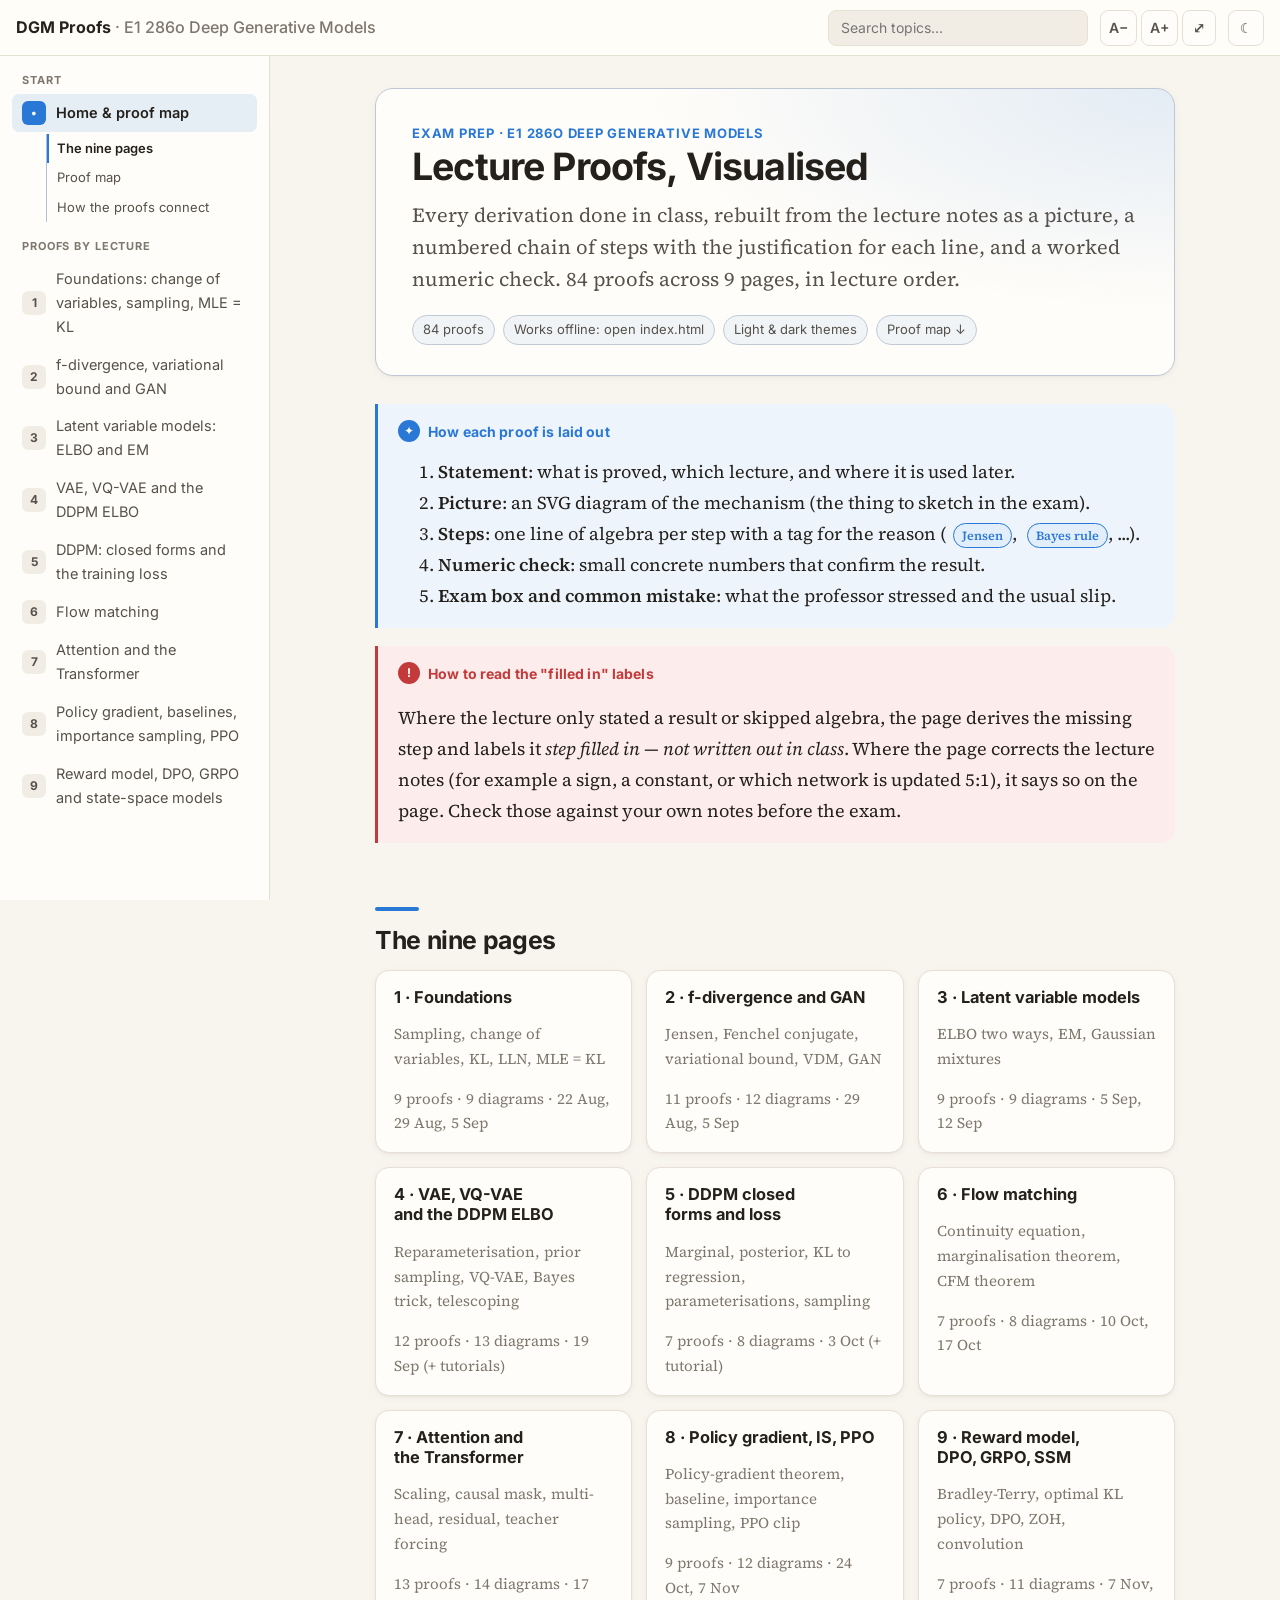
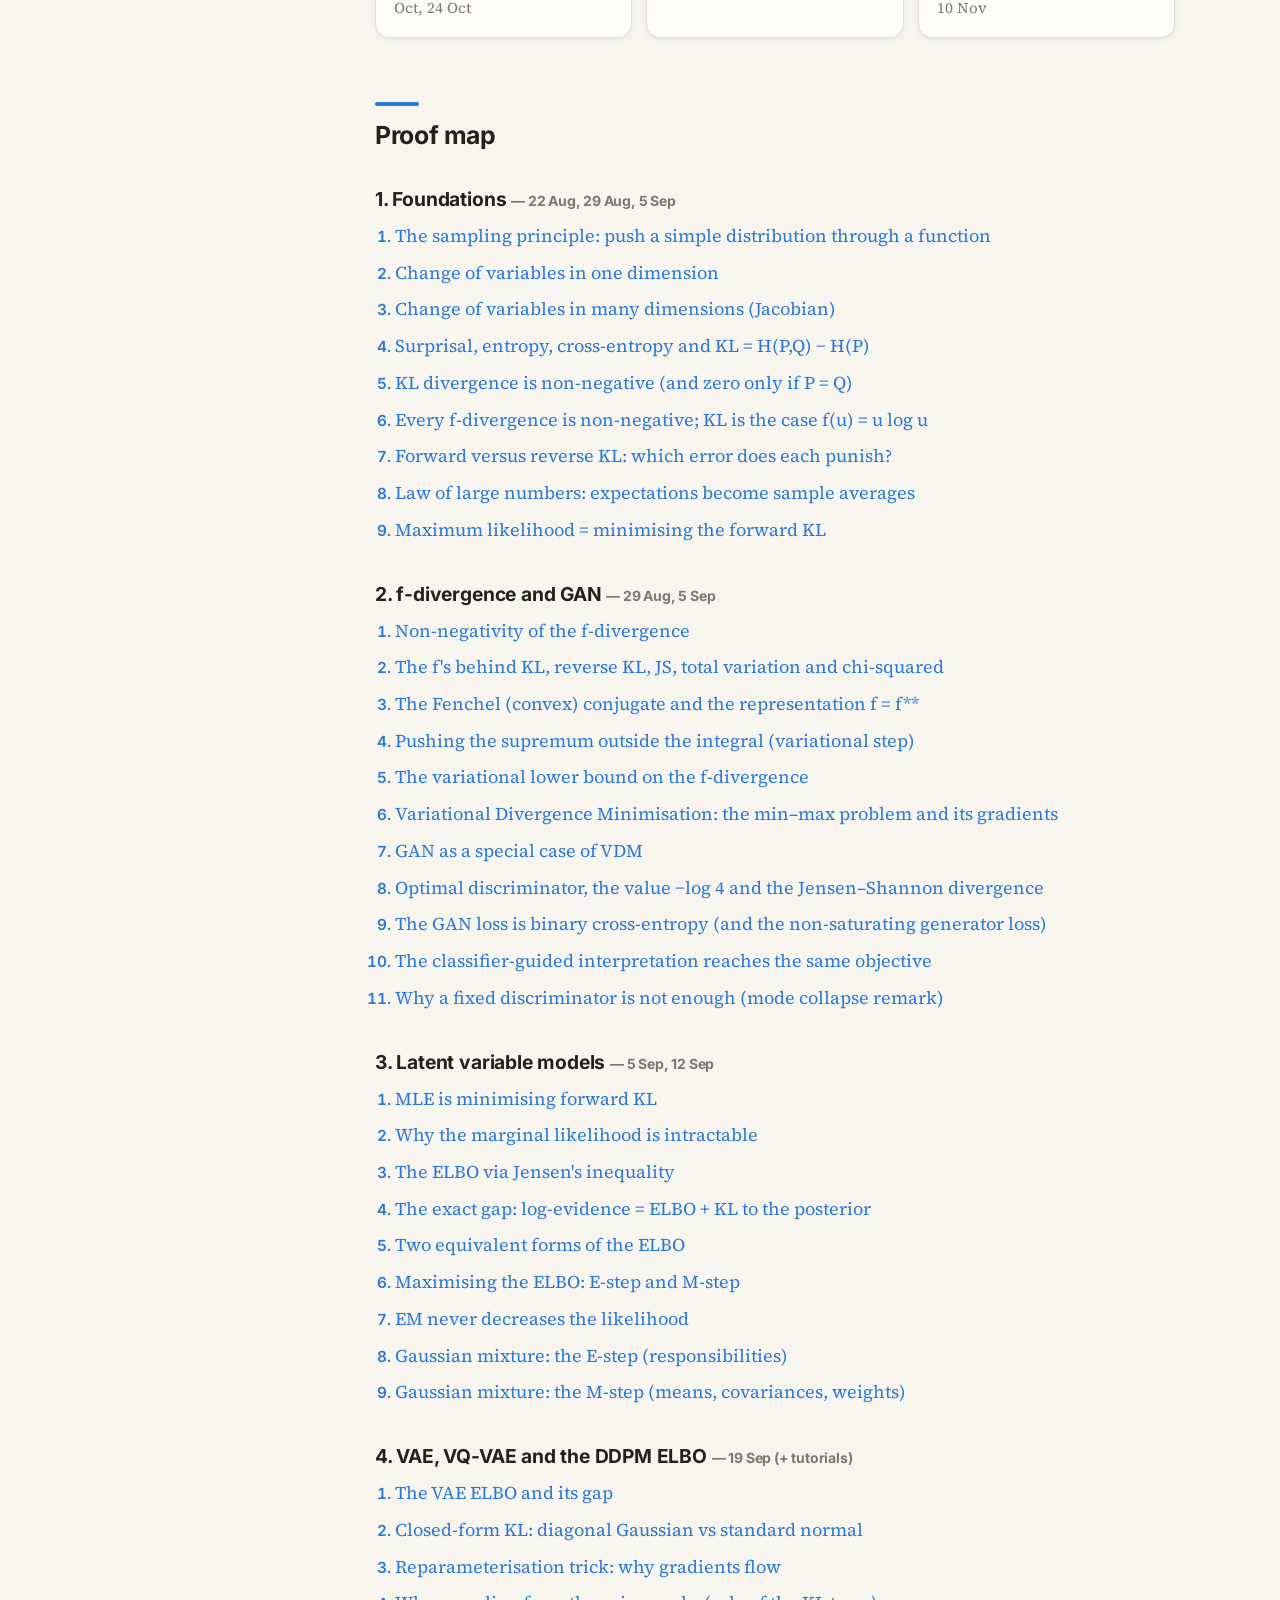
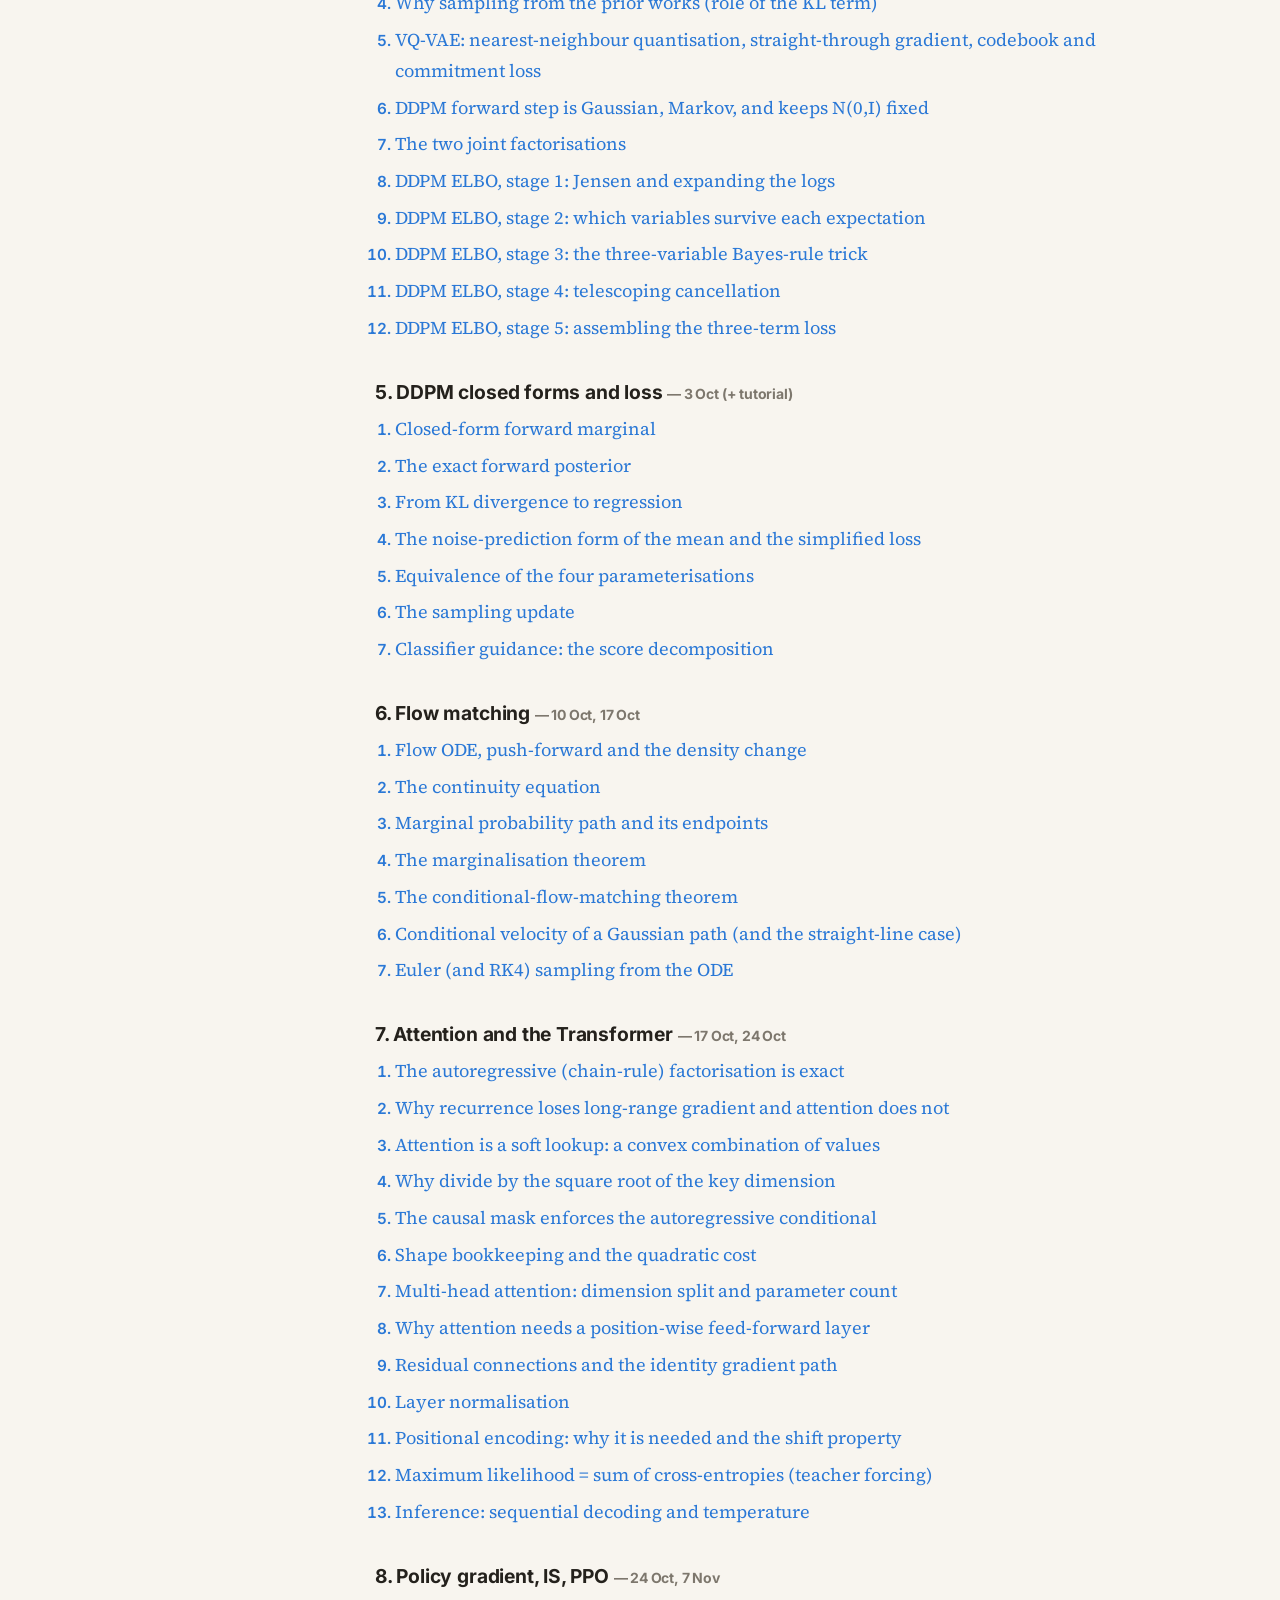
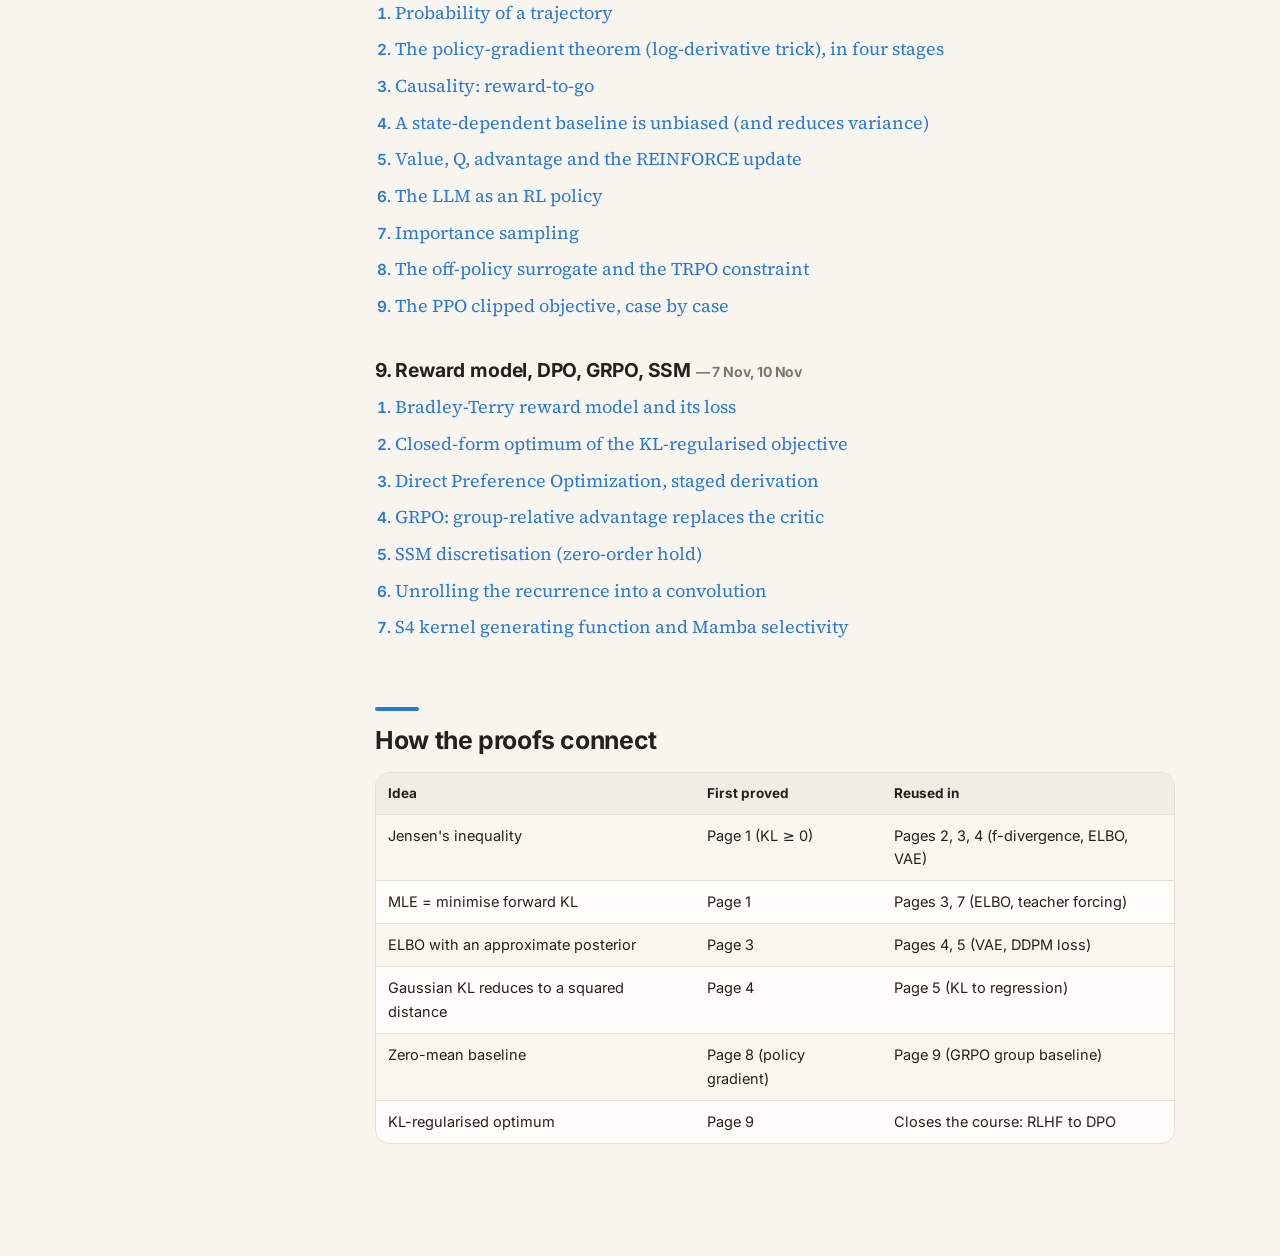
<file: index.html>
<!doctype html>
<html lang="en">
<head>
<meta charset="utf-8">
<meta name="viewport" content="width=device-width, initial-scale=1">
<title>DGM Proofs — E1 286o Deep Generative Models</title>
<link rel="stylesheet" href="assets/vendor/katex/katex.min.css">
<link rel="stylesheet" href="assets/style.css">
<script defer src="assets/vendor/katex/katex.min.js"></script>
<script defer src="assets/vendor/katex/auto-render.min.js"></script>
<script defer src="assets/search-index.js"></script>
<script defer src="assets/site.js"></script>
</head>
<body data-page="home" data-root=".">
<main class="content">
<div class="hero">
  <div class="kicker">Exam prep · E1 286o Deep Generative Models</div>
  <h1>Lecture Proofs, Visualised</h1>
  <p class="lead">Every derivation done in class, rebuilt from the lecture notes as a picture, a numbered chain of steps with the justification for each line, and a worked numeric check. 84 proofs across 9 pages, in lecture order.</p>
  <div class="meta"><span class="chip">84 proofs</span><span class="chip">Works offline: open index.html</span><span class="chip">Light &amp; dark themes</span><a class="chip" href="#map">Proof map ↓</a></div>
</div>

<div class="box key"><span class="box-title">How each proof is laid out</span>
<ol class="small">
<li><strong>Statement</strong>: what is proved, which lecture, and where it is used later.</li>
<li><strong>Picture</strong>: an SVG diagram of the mechanism (the thing to sketch in the exam).</li>
<li><strong>Steps</strong>: one line of algebra per step with a tag for the reason (<span class="why">Jensen</span>, <span class="why">Bayes rule</span>, ...).</li>
<li><strong>Numeric check</strong>: small concrete numbers that confirm the result.</li>
<li><strong>Exam box and common mistake</strong>: what the professor stressed and the usual slip.</li>
</ol></div>

<div class="box pitfall"><span class="box-title">How to read the "filled in" labels</span>
<p>Where the lecture only stated a result or skipped algebra, the page derives the missing step and labels it <em>step filled in — not written out in class</em>. Where the page corrects the lecture notes (for example a sign, a constant, or which network is updated 5:1), it says so on the page. Check those against your own notes before the exam.</p></div>

<h2 id="pages">The nine pages</h2>
<div class="grid-3">
<a class="card" data-req="p01" href="p01_foundations.html"><h4>1 · Foundations</h4><p class="small muted">Sampling, change of variables, KL, LLN, MLE = KL</p><p class="small muted">9 proofs · 9 diagrams · 22 Aug, 29 Aug, 5 Sep</p></a>
<a class="card" data-req="p02" href="p02_fdiv_gan.html"><h4>2 · f-divergence and GAN</h4><p class="small muted">Jensen, Fenchel conjugate, variational bound, VDM, GAN</p><p class="small muted">11 proofs · 12 diagrams · 29 Aug, 5 Sep</p></a>
<a class="card" data-req="p03" href="p03_lvm_elbo.html"><h4>3 · Latent variable models</h4><p class="small muted">ELBO two ways, EM, Gaussian mixtures</p><p class="small muted">9 proofs · 9 diagrams · 5 Sep, 12 Sep</p></a>
<a class="card" data-req="p04" href="p04_vae_ddpm_elbo.html"><h4>4 · VAE, VQ-VAE and the DDPM ELBO</h4><p class="small muted">Reparameterisation, prior sampling, VQ-VAE, Bayes trick, telescoping</p><p class="small muted">12 proofs · 13 diagrams · 19 Sep (+ tutorials)</p></a>
<a class="card" data-req="p05" href="p05_ddpm_loss.html"><h4>5 · DDPM closed forms and loss</h4><p class="small muted">Marginal, posterior, KL to regression, parameterisations, sampling</p><p class="small muted">7 proofs · 8 diagrams · 3 Oct (+ tutorial)</p></a>
<a class="card" data-req="p06" href="p06_flow_matching.html"><h4>6 · Flow matching</h4><p class="small muted">Continuity equation, marginalisation theorem, CFM theorem</p><p class="small muted">7 proofs · 8 diagrams · 10 Oct, 17 Oct</p></a>
<a class="card" data-req="p07" href="p07_attention.html"><h4>7 · Attention and the Transformer</h4><p class="small muted">Scaling, causal mask, multi-head, residual, teacher forcing</p><p class="small muted">13 proofs · 14 diagrams · 17 Oct, 24 Oct</p></a>
<a class="card" data-req="p08" href="p08_policy_gradient.html"><h4>8 · Policy gradient, IS, PPO</h4><p class="small muted">Policy-gradient theorem, baseline, importance sampling, PPO clip</p><p class="small muted">9 proofs · 12 diagrams · 24 Oct, 7 Nov</p></a>
<a class="card" data-req="p09" href="p09_rlhf_ssm.html"><h4>9 · Reward model, DPO, GRPO, SSM</h4><p class="small muted">Bradley-Terry, optimal KL policy, DPO, ZOH, convolution</p><p class="small muted">7 proofs · 11 diagrams · 7 Nov, 10 Nov</p></a>
</div>

<h2 id="map">Proof map</h2>
<h3 id="map-p01">1. Foundations <span class="muted small">— 22 Aug, 29 Aug, 5 Sep</span></h3>
<ol class="small"><li><a href="p01_foundations.html#sampling">The sampling principle: push a simple distribution through a function</a></li><li><a href="p01_foundations.html#cov1d">Change of variables in one dimension</a></li><li><a href="p01_foundations.html#covnd">Change of variables in many dimensions (Jacobian)</a></li><li><a href="p01_foundations.html#klidentity">Surprisal, entropy, cross-entropy and KL = H(P,Q) − H(P)</a></li><li><a href="p01_foundations.html#klnonneg">KL divergence is non-negative (and zero only if P = Q)</a></li><li><a href="p01_foundations.html#fdiv">Every f-divergence is non-negative; KL is the case f(u) = u log u</a></li><li><a href="p01_foundations.html#fwdrev">Forward versus reverse KL: which error does each punish?</a></li><li><a href="p01_foundations.html#lln">Law of large numbers: expectations become sample averages</a></li><li><a href="p01_foundations.html#mlekl">Maximum likelihood = minimising the forward KL</a></li></ol>
<h3 id="map-p02">2. f-divergence and GAN <span class="muted small">— 29 Aug, 5 Sep</span></h3>
<ol class="small"><li><a href="p02_fdiv_gan.html#fd-nonneg">Non-negativity of the f-divergence</a></li><li><a href="p02_fdiv_gan.html#fd-examples">The f's behind KL, reverse KL, JS, total variation and chi-squared</a></li><li><a href="p02_fdiv_gan.html#conjugate">The Fenchel (convex) conjugate and the representation f = f**</a></li><li><a href="p02_fdiv_gan.html#sup-int">Pushing the supremum outside the integral (variational step)</a></li><li><a href="p02_fdiv_gan.html#var-bound">The variational lower bound on the f-divergence</a></li><li><a href="p02_fdiv_gan.html#vdm">Variational Divergence Minimisation: the min–max problem and its gradients</a></li><li><a href="p02_fdiv_gan.html#gan-f">GAN as a special case of VDM</a></li><li><a href="p02_fdiv_gan.html#opt-d">Optimal discriminator, the value −log 4 and the Jensen–Shannon divergence</a></li><li><a href="p02_fdiv_gan.html#bce">The GAN loss is binary cross-entropy (and the non-saturating generator loss)</a></li><li><a href="p02_fdiv_gan.html#classifier">The classifier-guided interpretation reaches the same objective</a></li><li><a href="p02_fdiv_gan.html#collapse">Why a fixed discriminator is not enough (mode collapse remark)</a></li></ol>
<h3 id="map-p03">3. Latent variable models <span class="muted small">— 5 Sep, 12 Sep</span></h3>
<ol class="small"><li><a href="p03_lvm_elbo.html#mle-kl">MLE is minimising forward KL</a></li><li><a href="p03_lvm_elbo.html#intractable">Why the marginal likelihood is intractable</a></li><li><a href="p03_lvm_elbo.html#elbo-jensen">The ELBO via Jensen's inequality</a></li><li><a href="p03_lvm_elbo.html#elbo-gap">The exact gap: log-evidence = ELBO + KL to the posterior</a></li><li><a href="p03_lvm_elbo.html#elbo-forms">Two equivalent forms of the ELBO</a></li><li><a href="p03_lvm_elbo.html#e-m-step">Maximising the ELBO: E-step and M-step</a></li><li><a href="p03_lvm_elbo.html#em-monotone">EM never decreases the likelihood</a></li><li><a href="p03_lvm_elbo.html#gmm-e">Gaussian mixture: the E-step (responsibilities)</a></li><li><a href="p03_lvm_elbo.html#gmm-m">Gaussian mixture: the M-step (means, covariances, weights)</a></li></ol>
<h3 id="map-p04">4. VAE, VQ-VAE and the DDPM ELBO <span class="muted small">— 19 Sep (+ tutorials)</span></h3>
<ol class="small"><li><a href="p04_vae_ddpm_elbo.html#vae-elbo">The VAE ELBO and its gap</a></li><li><a href="p04_vae_ddpm_elbo.html#gauss-kl">Closed-form KL: diagonal Gaussian vs standard normal</a></li><li><a href="p04_vae_ddpm_elbo.html#reparam">Reparameterisation trick: why gradients flow</a></li><li><a href="p04_vae_ddpm_elbo.html#prior-sampling">Why sampling from the prior works (role of the KL term)</a></li><li><a href="p04_vae_ddpm_elbo.html#vqvae">VQ-VAE: nearest-neighbour quantisation, straight-through gradient, codebook and commitment loss</a></li><li><a href="p04_vae_ddpm_elbo.html#ddpm-forward">DDPM forward step is Gaussian, Markov, and keeps N(0,I) fixed</a></li><li><a href="p04_vae_ddpm_elbo.html#ddpm-factor">The two joint factorisations</a></li><li><a href="p04_vae_ddpm_elbo.html#ddpm-elbo-start">DDPM ELBO, stage 1: Jensen and expanding the logs</a></li><li><a href="p04_vae_ddpm_elbo.html#ddpm-survive">DDPM ELBO, stage 2: which variables survive each expectation</a></li><li><a href="p04_vae_ddpm_elbo.html#ddpm-bayes">DDPM ELBO, stage 3: the three-variable Bayes-rule trick</a></li><li><a href="p04_vae_ddpm_elbo.html#ddpm-telescope">DDPM ELBO, stage 4: telescoping cancellation</a></li><li><a href="p04_vae_ddpm_elbo.html#ddpm-final">DDPM ELBO, stage 5: assembling the three-term loss</a></li></ol>
<h3 id="map-p05">5. DDPM closed forms and loss <span class="muted small">— 3 Oct (+ tutorial)</span></h3>
<ol class="small"><li><a href="p05_ddpm_loss.html#marginal">Closed-form forward marginal</a></li><li><a href="p05_ddpm_loss.html#posterior">The exact forward posterior</a></li><li><a href="p05_ddpm_loss.html#kl">From KL divergence to regression</a></li><li><a href="p05_ddpm_loss.html#epsform">The noise-prediction form of the mean and the simplified loss</a></li><li><a href="p05_ddpm_loss.html#param">Equivalence of the four parameterisations</a></li><li><a href="p05_ddpm_loss.html#sampling">The sampling update</a></li><li><a href="p05_ddpm_loss.html#guidance">Classifier guidance: the score decomposition</a></li></ol>
<h3 id="map-p06">6. Flow matching <span class="muted small">— 10 Oct, 17 Oct</span></h3>
<ol class="small"><li><a href="p06_flow_matching.html#flow">Flow ODE, push-forward and the density change</a></li><li><a href="p06_flow_matching.html#continuity">The continuity equation</a></li><li><a href="p06_flow_matching.html#paths">Marginal probability path and its endpoints</a></li><li><a href="p06_flow_matching.html#marginalisation">The marginalisation theorem</a></li><li><a href="p06_flow_matching.html#cfm">The conditional-flow-matching theorem</a></li><li><a href="p06_flow_matching.html#gaussian">Conditional velocity of a Gaussian path (and the straight-line case)</a></li><li><a href="p06_flow_matching.html#euler">Euler (and RK4) sampling from the ODE</a></li></ol>
<h3 id="map-p07">7. Attention and the Transformer <span class="muted small">— 17 Oct, 24 Oct</span></h3>
<ol class="small"><li><a href="p07_attention.html#chain">The autoregressive (chain-rule) factorisation is exact</a></li><li><a href="p07_attention.html#rnn">Why recurrence loses long-range gradient and attention does not</a></li><li><a href="p07_attention.html#softlookup">Attention is a soft lookup: a convex combination of values</a></li><li><a href="p07_attention.html#scale">Why divide by the square root of the key dimension</a></li><li><a href="p07_attention.html#causal">The causal mask enforces the autoregressive conditional</a></li><li><a href="p07_attention.html#shapes">Shape bookkeeping and the quadratic cost</a></li><li><a href="p07_attention.html#multihead">Multi-head attention: dimension split and parameter count</a></li><li><a href="p07_attention.html#ffn">Why attention needs a position-wise feed-forward layer</a></li><li><a href="p07_attention.html#residual">Residual connections and the identity gradient path</a></li><li><a href="p07_attention.html#layernorm">Layer normalisation</a></li><li><a href="p07_attention.html#posenc">Positional encoding: why it is needed and the shift property</a></li><li><a href="p07_attention.html#tf">Maximum likelihood = sum of cross-entropies (teacher forcing)</a></li><li><a href="p07_attention.html#decode">Inference: sequential decoding and temperature</a></li></ol>
<h3 id="map-p08">8. Policy gradient, IS, PPO <span class="muted small">— 24 Oct, 7 Nov</span></h3>
<ol class="small"><li><a href="p08_policy_gradient.html#trajprob">Probability of a trajectory</a></li><li><a href="p08_policy_gradient.html#pgt">The policy-gradient theorem (log-derivative trick), in four stages</a></li><li><a href="p08_policy_gradient.html#togo">Causality: reward-to-go</a></li><li><a href="p08_policy_gradient.html#baseline">A state-dependent baseline is unbiased (and reduces variance)</a></li><li><a href="p08_policy_gradient.html#advantage">Value, Q, advantage and the REINFORCE update</a></li><li><a href="p08_policy_gradient.html#llm">The LLM as an RL policy</a></li><li><a href="p08_policy_gradient.html#is">Importance sampling</a></li><li><a href="p08_policy_gradient.html#surrogate">The off-policy surrogate and the TRPO constraint</a></li><li><a href="p08_policy_gradient.html#ppo">The PPO clipped objective, case by case</a></li></ol>
<h3 id="map-p09">9. Reward model, DPO, GRPO, SSM <span class="muted small">— 7 Nov, 10 Nov</span></h3>
<ol class="small"><li><a href="p09_rlhf_ssm.html#bt">Bradley-Terry reward model and its loss</a></li><li><a href="p09_rlhf_ssm.html#klopt">Closed-form optimum of the KL-regularised objective</a></li><li><a href="p09_rlhf_ssm.html#dpo">Direct Preference Optimization, staged derivation</a></li><li><a href="p09_rlhf_ssm.html#grpo">GRPO: group-relative advantage replaces the critic</a></li><li><a href="p09_rlhf_ssm.html#zoh">SSM discretisation (zero-order hold)</a></li><li><a href="p09_rlhf_ssm.html#conv">Unrolling the recurrence into a convolution</a></li><li><a href="p09_rlhf_ssm.html#s4mamba">S4 kernel generating function and Mamba selectivity</a></li></ol>

<h2 id="chain">How the proofs connect</h2>
<div class="table-wrap"><table>
<tr><th>Idea</th><th>First proved</th><th>Reused in</th></tr>
<tr><td>Jensen's inequality</td><td>Page 1 (KL ≥ 0)</td><td>Pages 2, 3, 4 (f-divergence, ELBO, VAE)</td></tr>
<tr><td>MLE = minimise forward KL</td><td>Page 1</td><td>Pages 3, 7 (ELBO, teacher forcing)</td></tr>
<tr><td>ELBO with an approximate posterior</td><td>Page 3</td><td>Pages 4, 5 (VAE, DDPM loss)</td></tr>
<tr><td>Gaussian KL reduces to a squared distance</td><td>Page 4</td><td>Page 5 (KL to regression)</td></tr>
<tr><td>Zero-mean baseline</td><td>Page 8 (policy gradient)</td><td>Page 9 (GRPO group baseline)</td></tr>
<tr><td>KL-regularised optimum</td><td>Page 9</td><td>Closes the course: RLHF to DPO</td></tr>
</table></div>
</main>
</body>
</html>
</file>
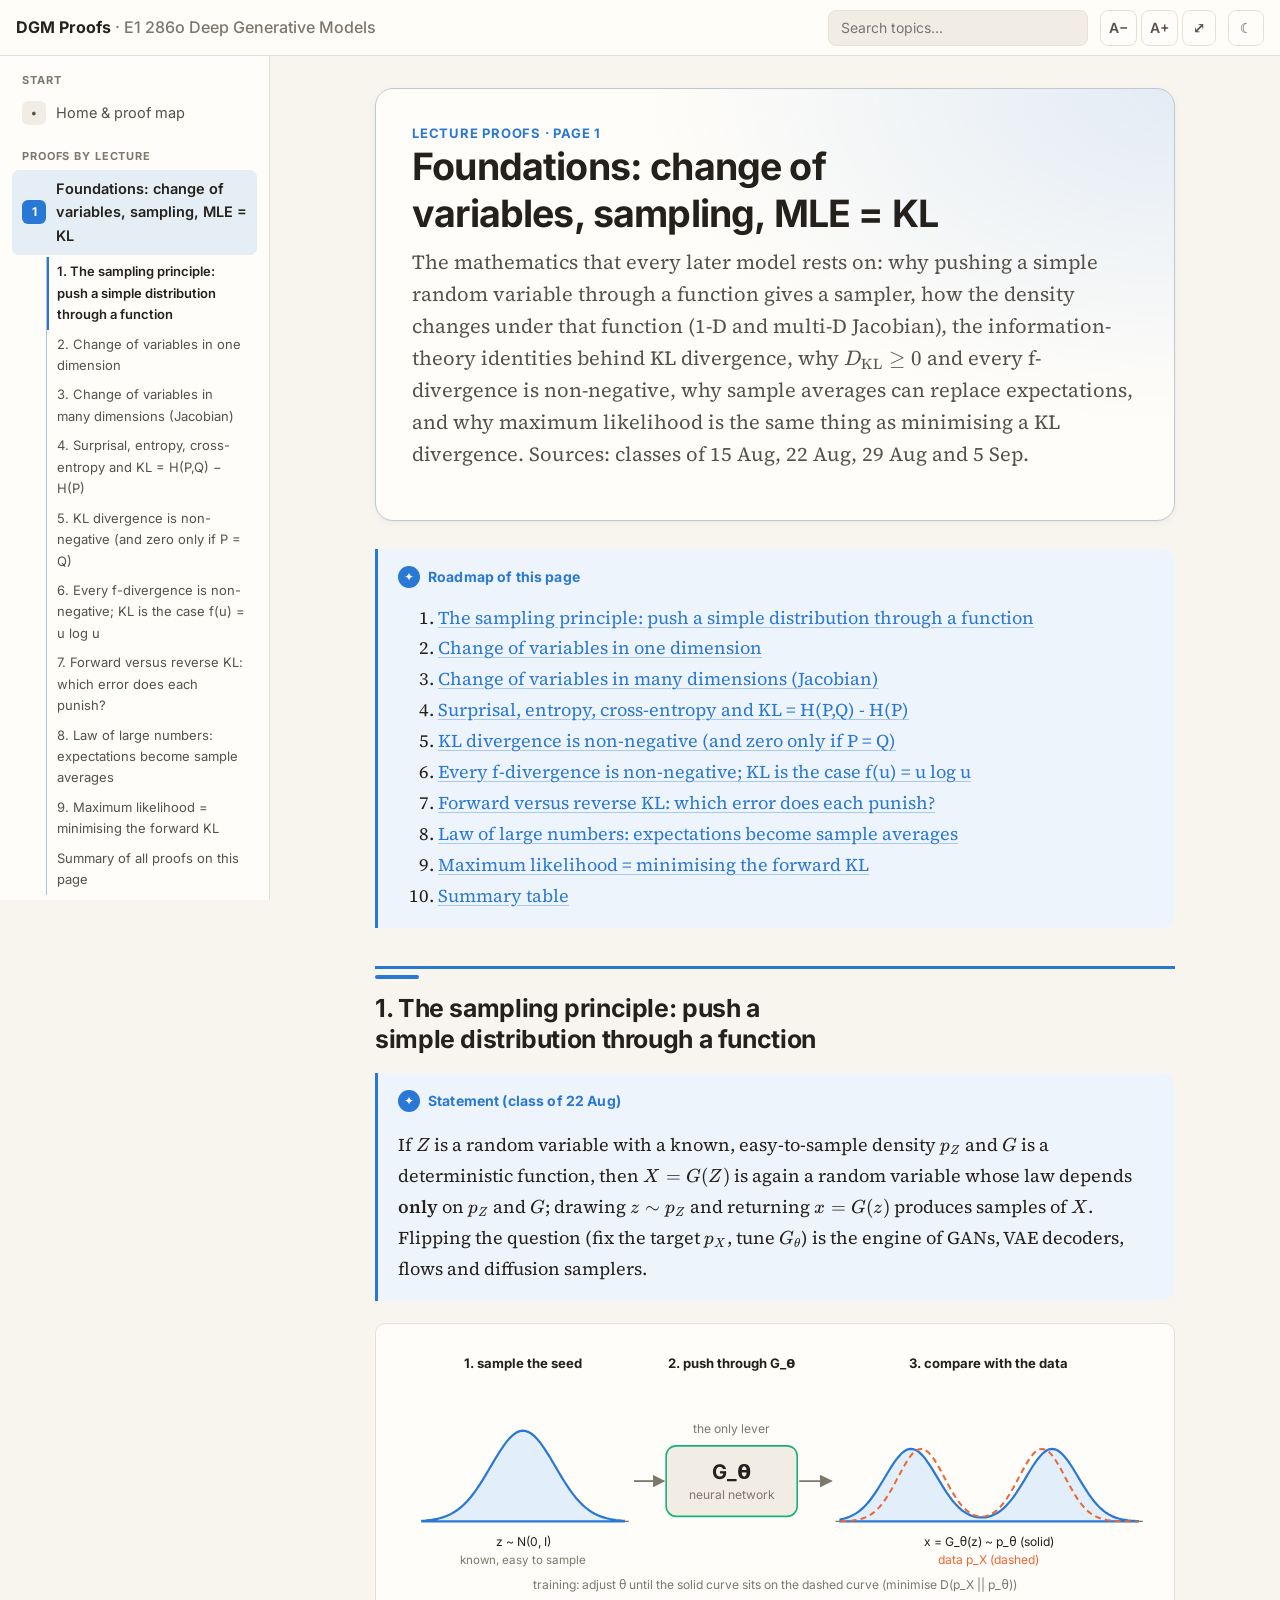
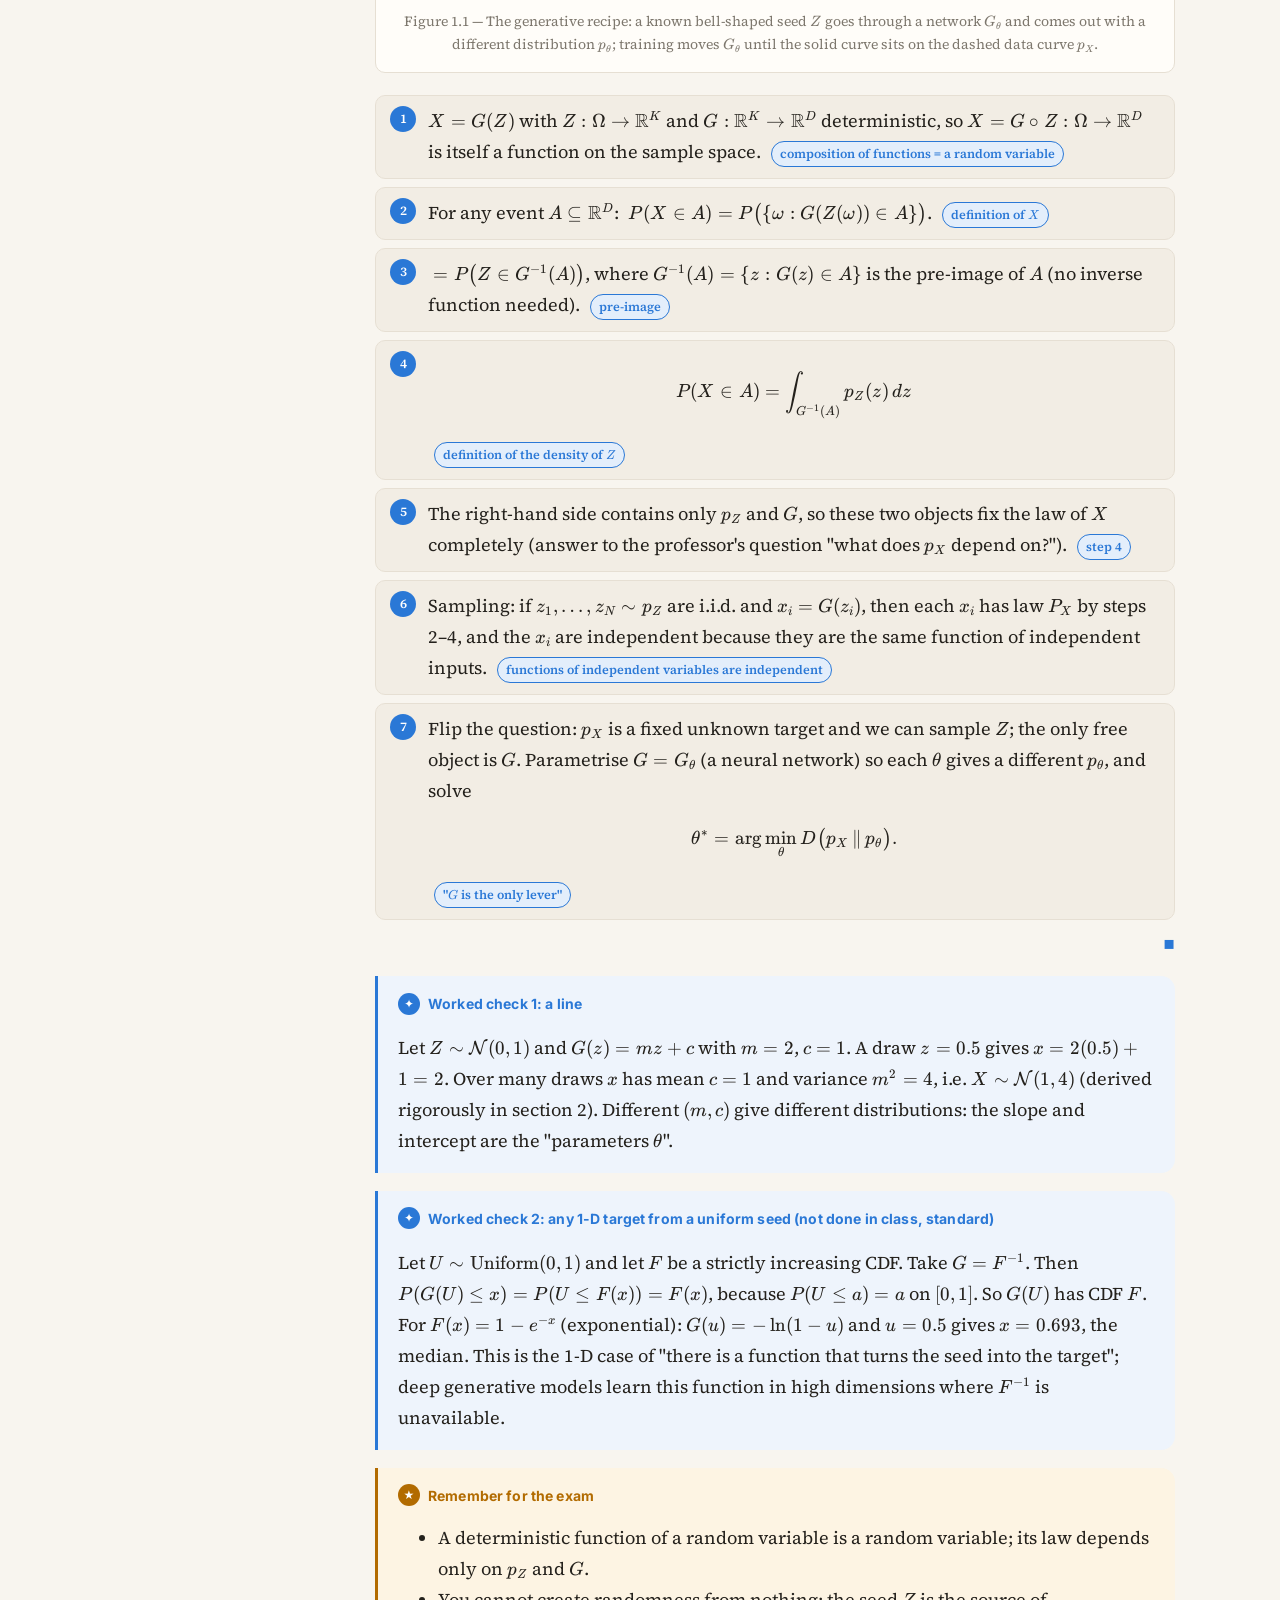
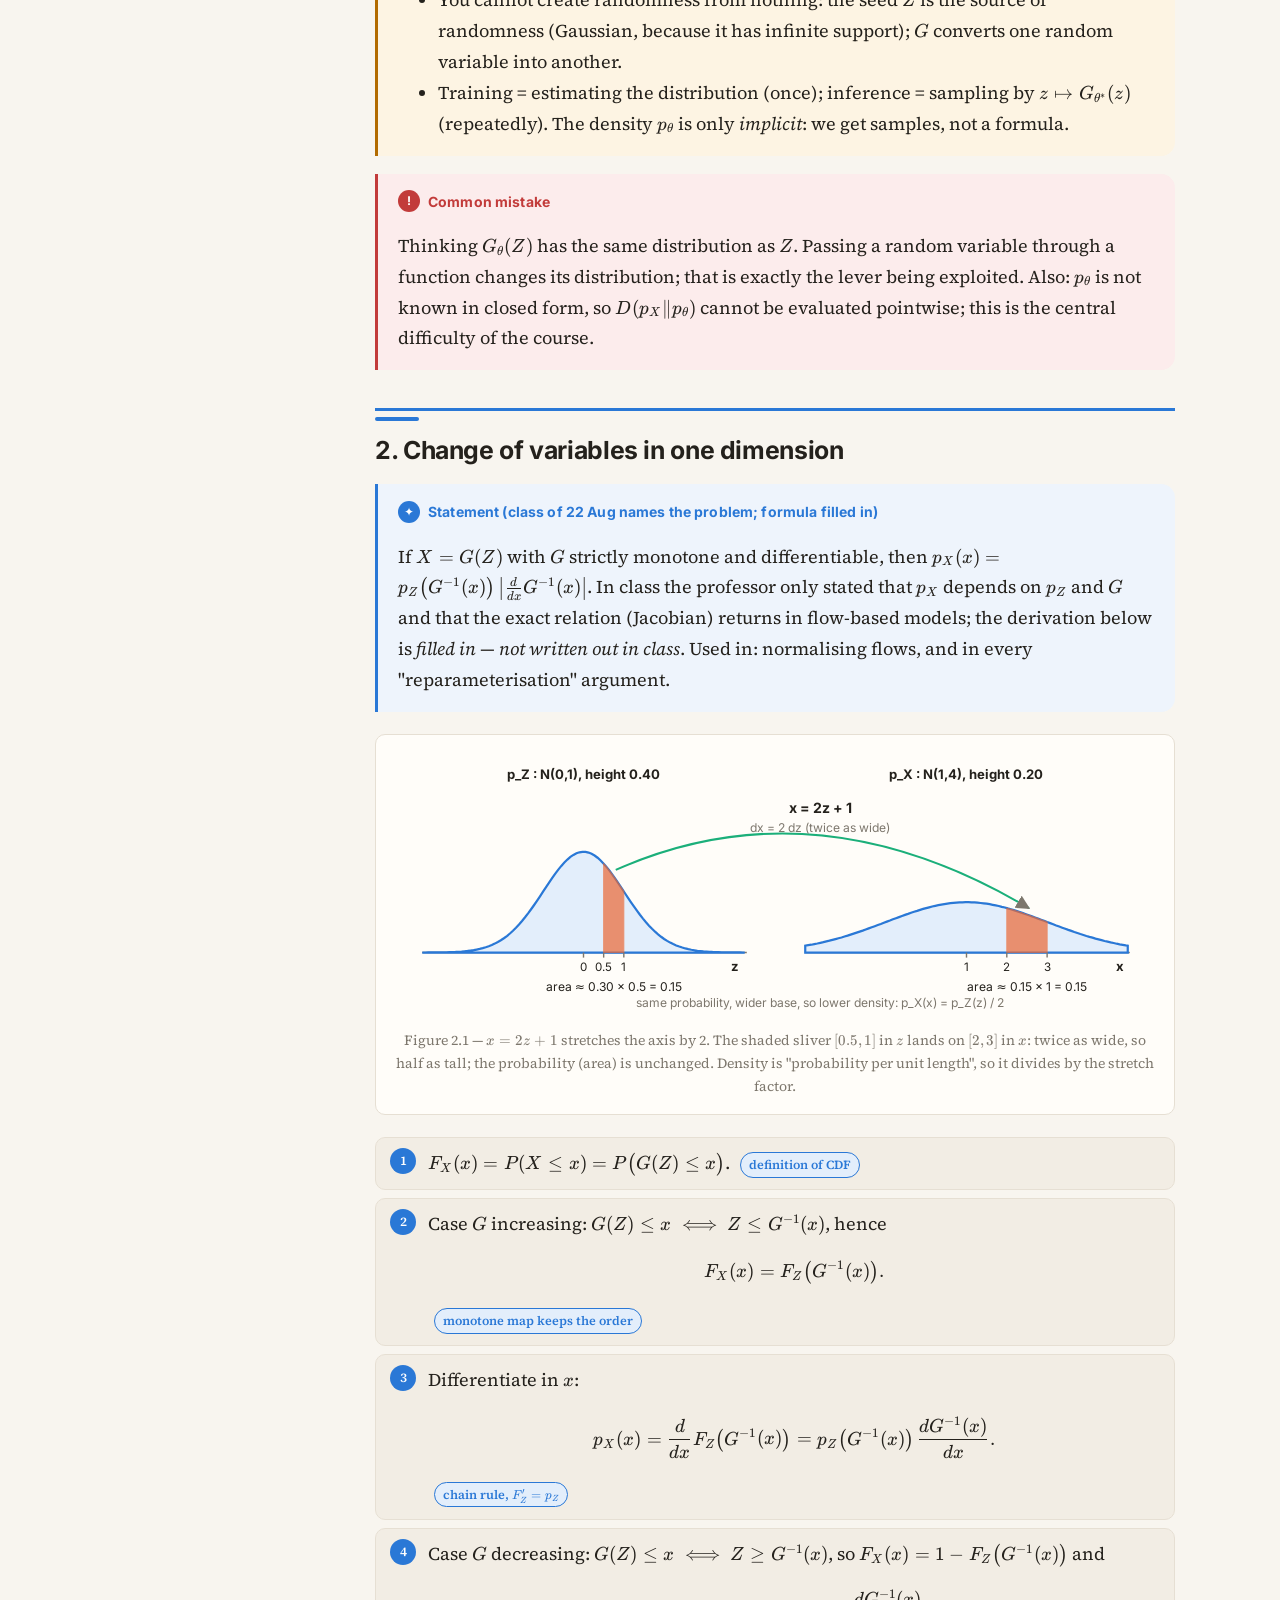
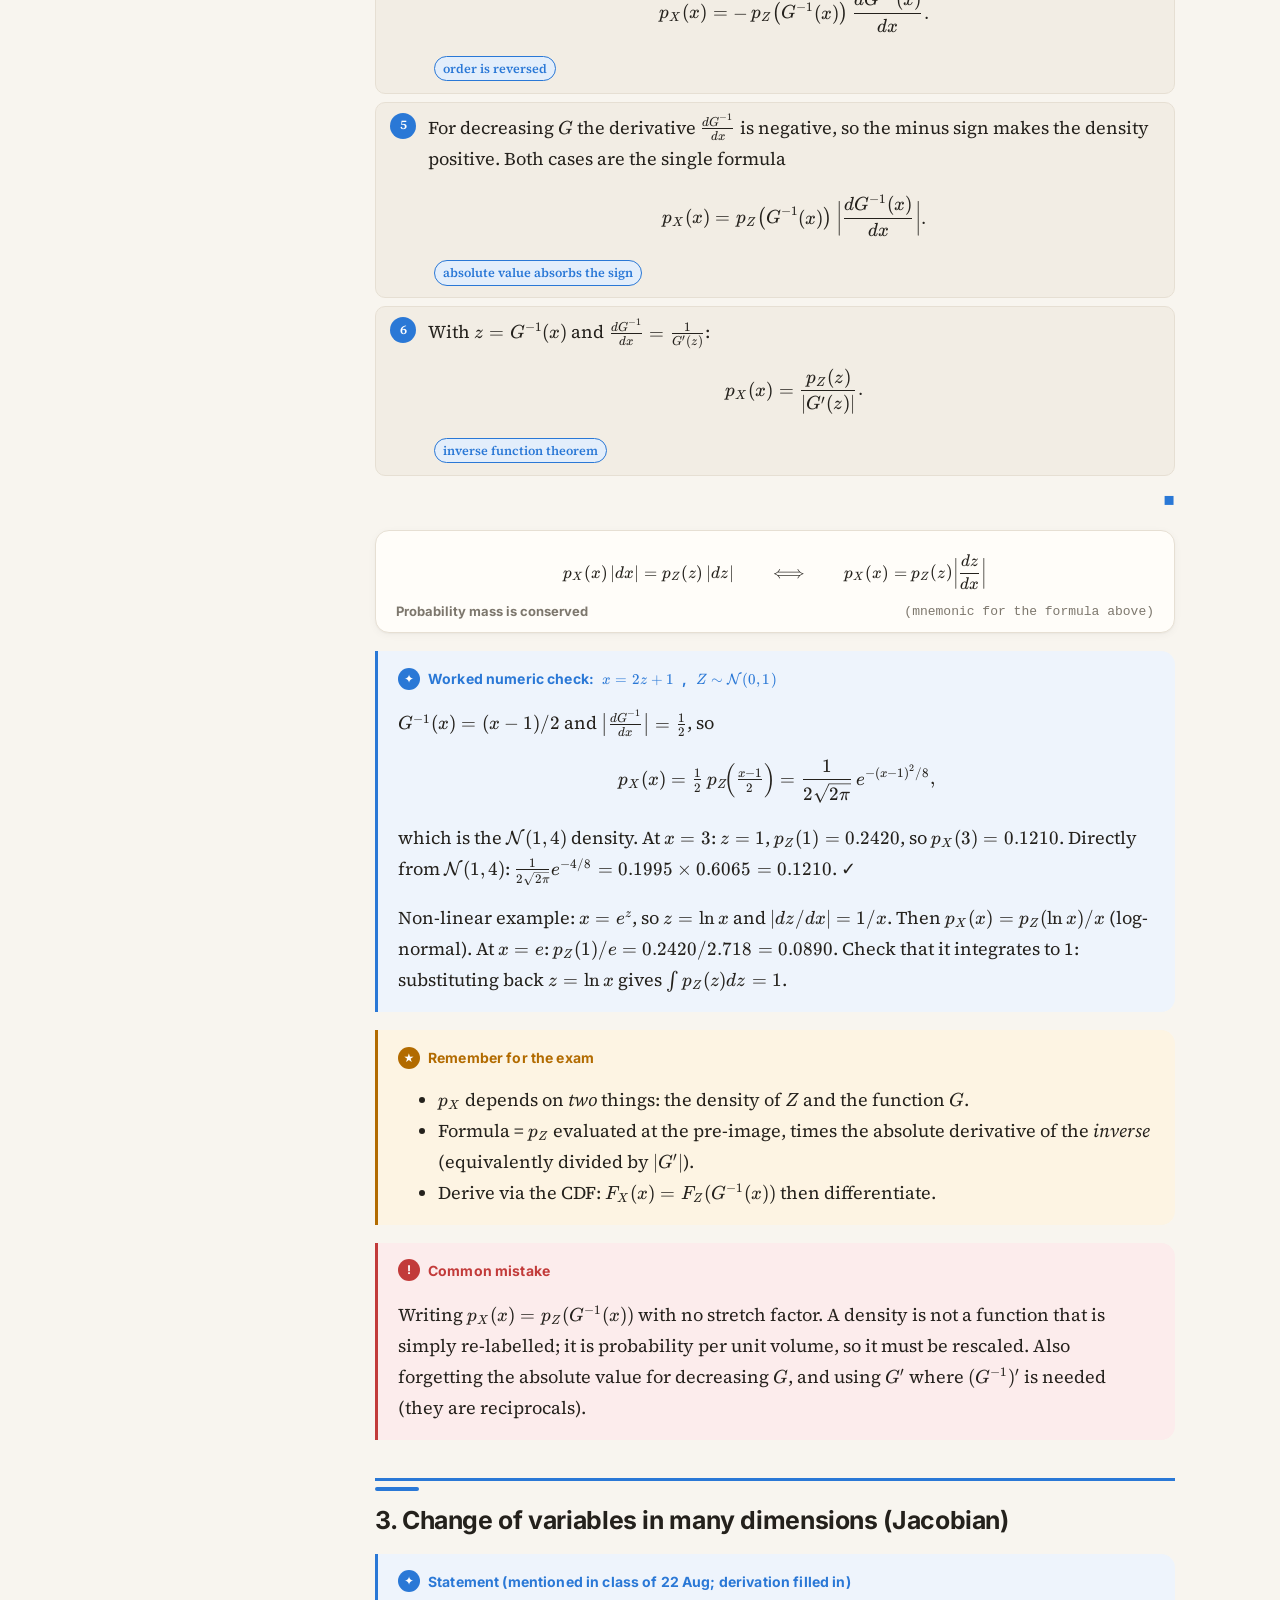
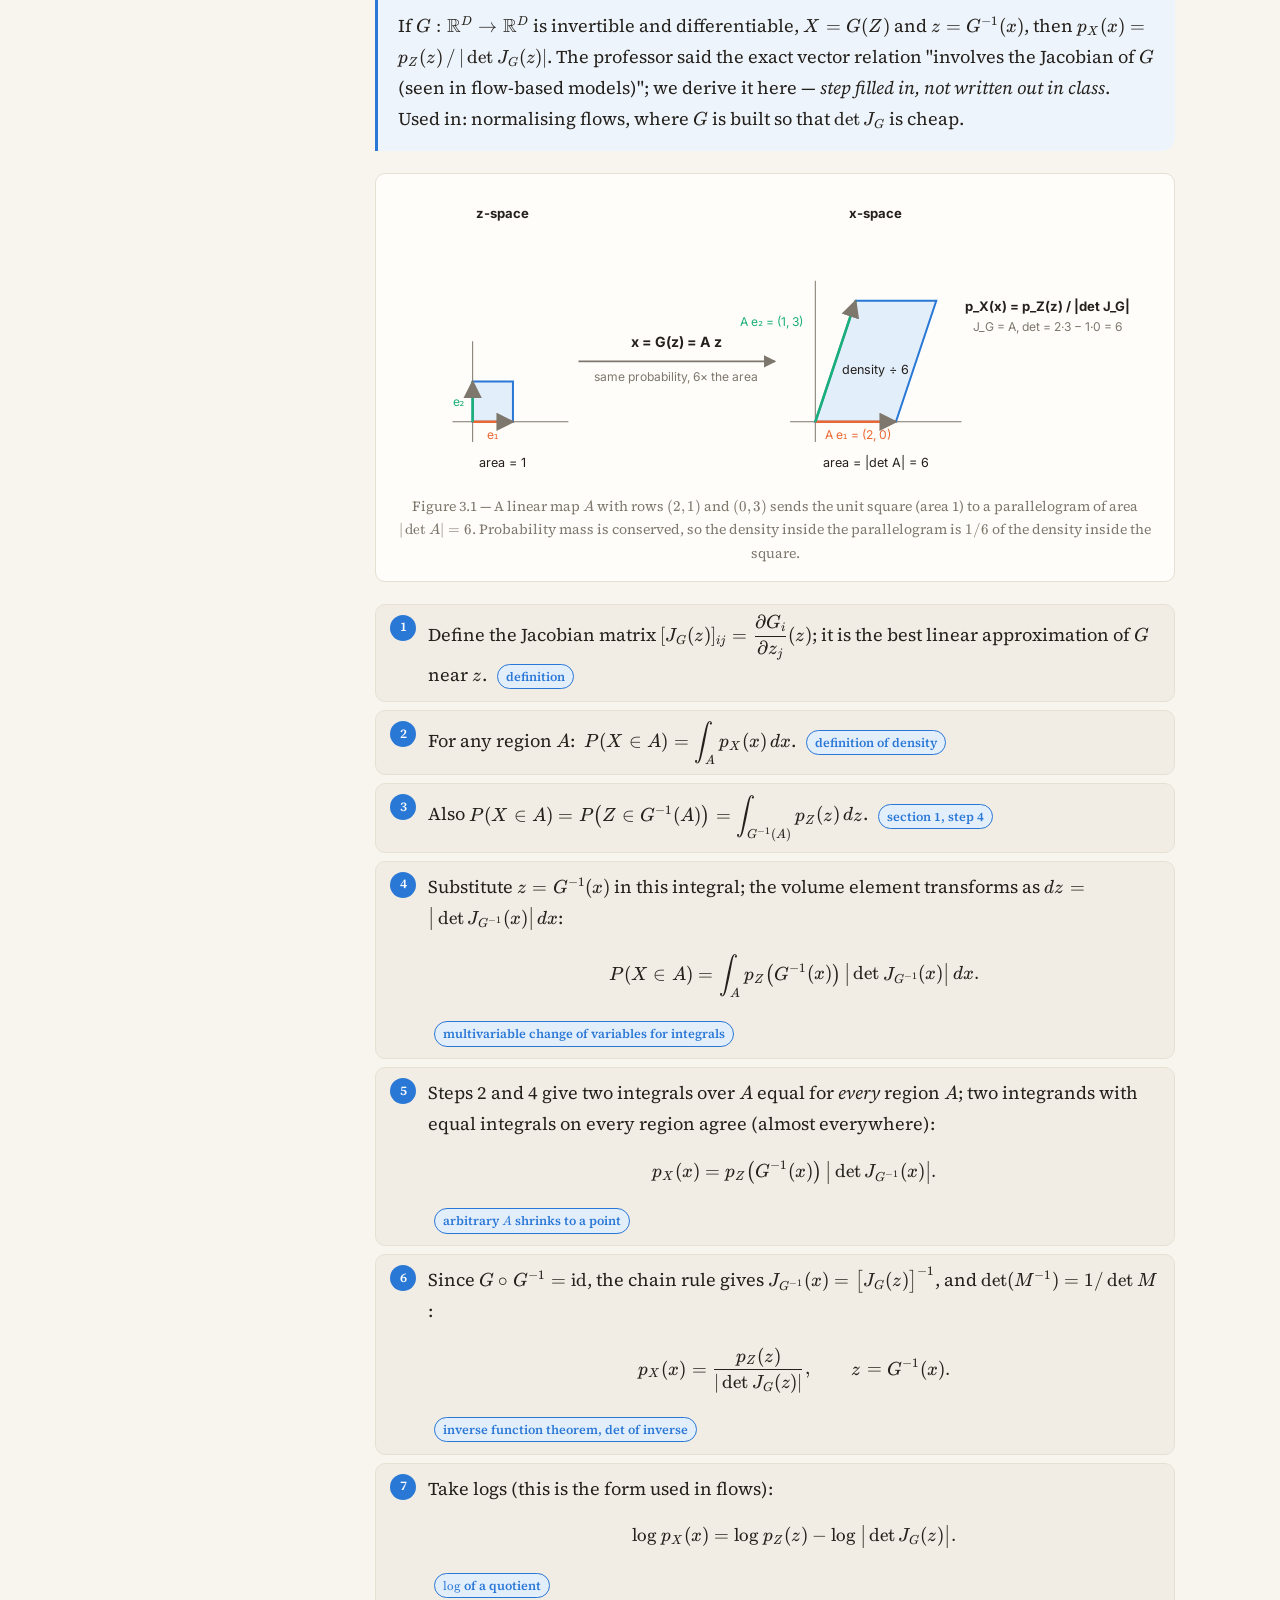
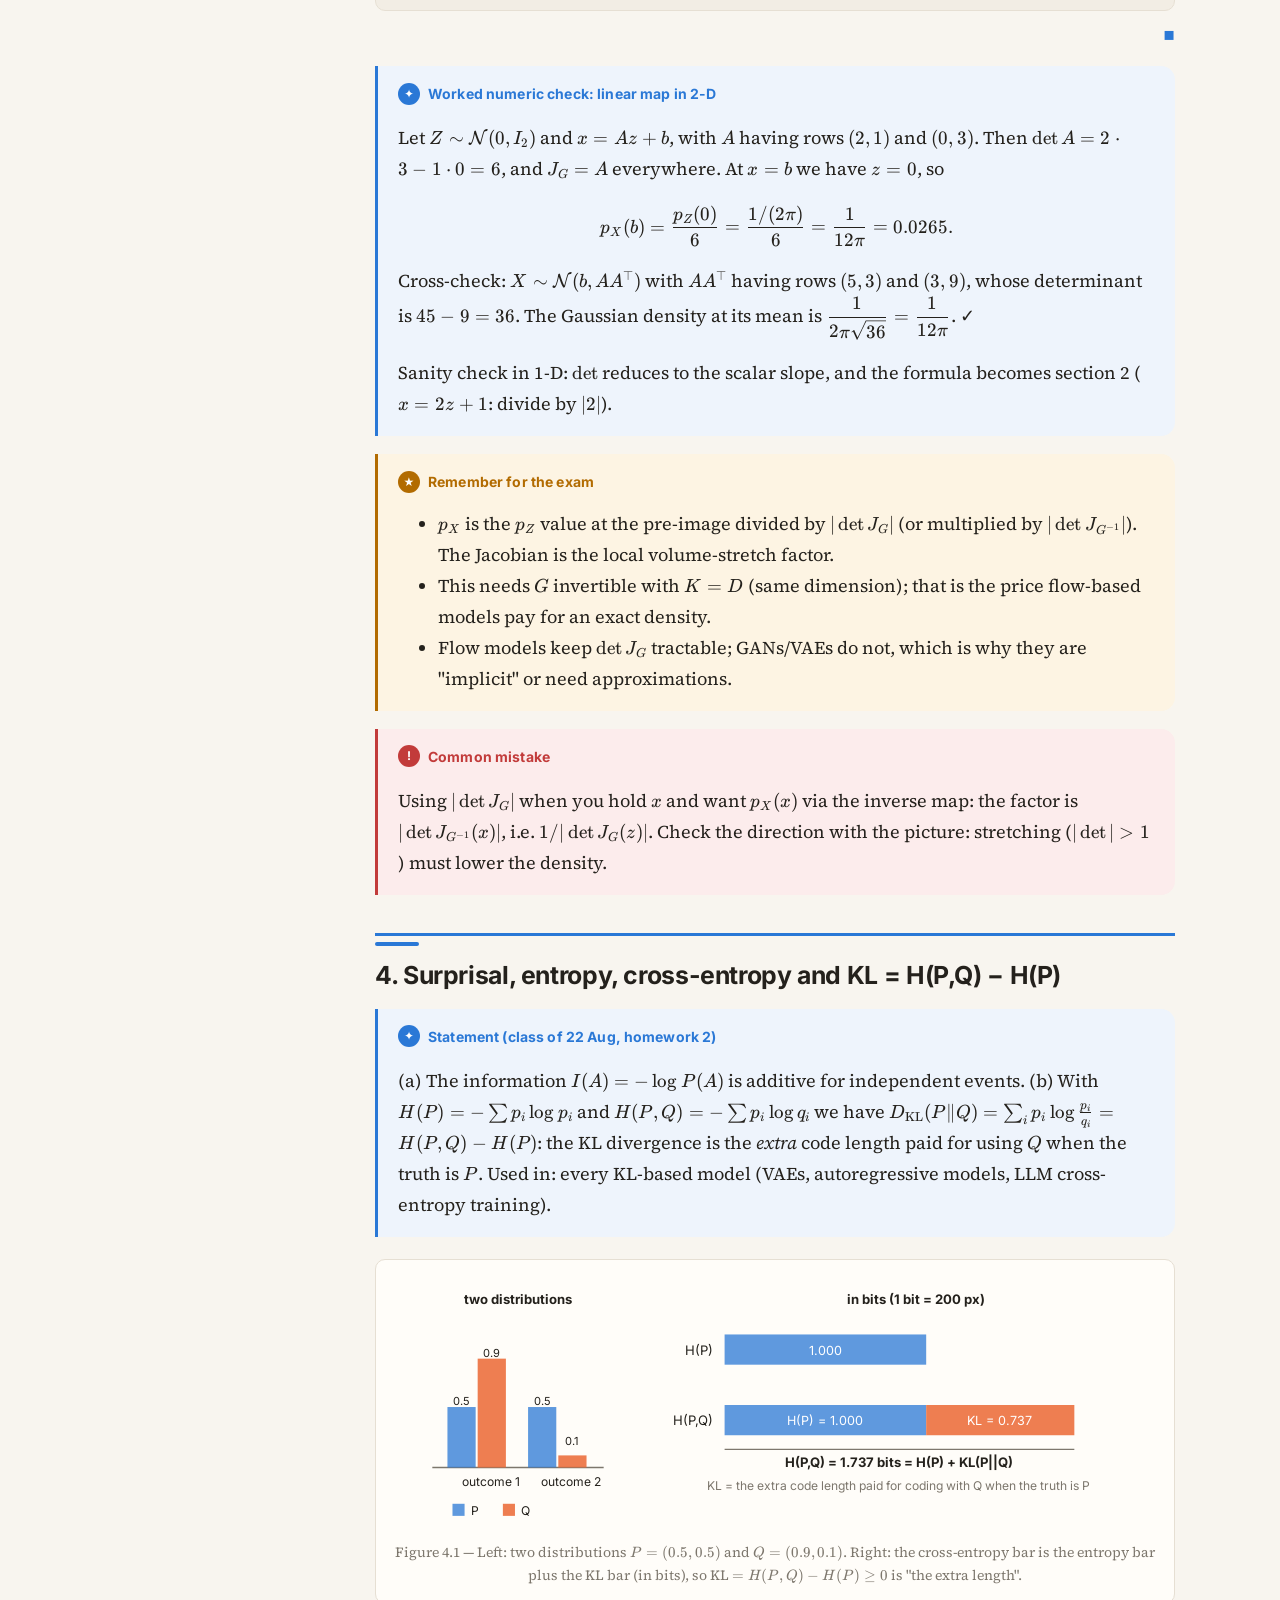
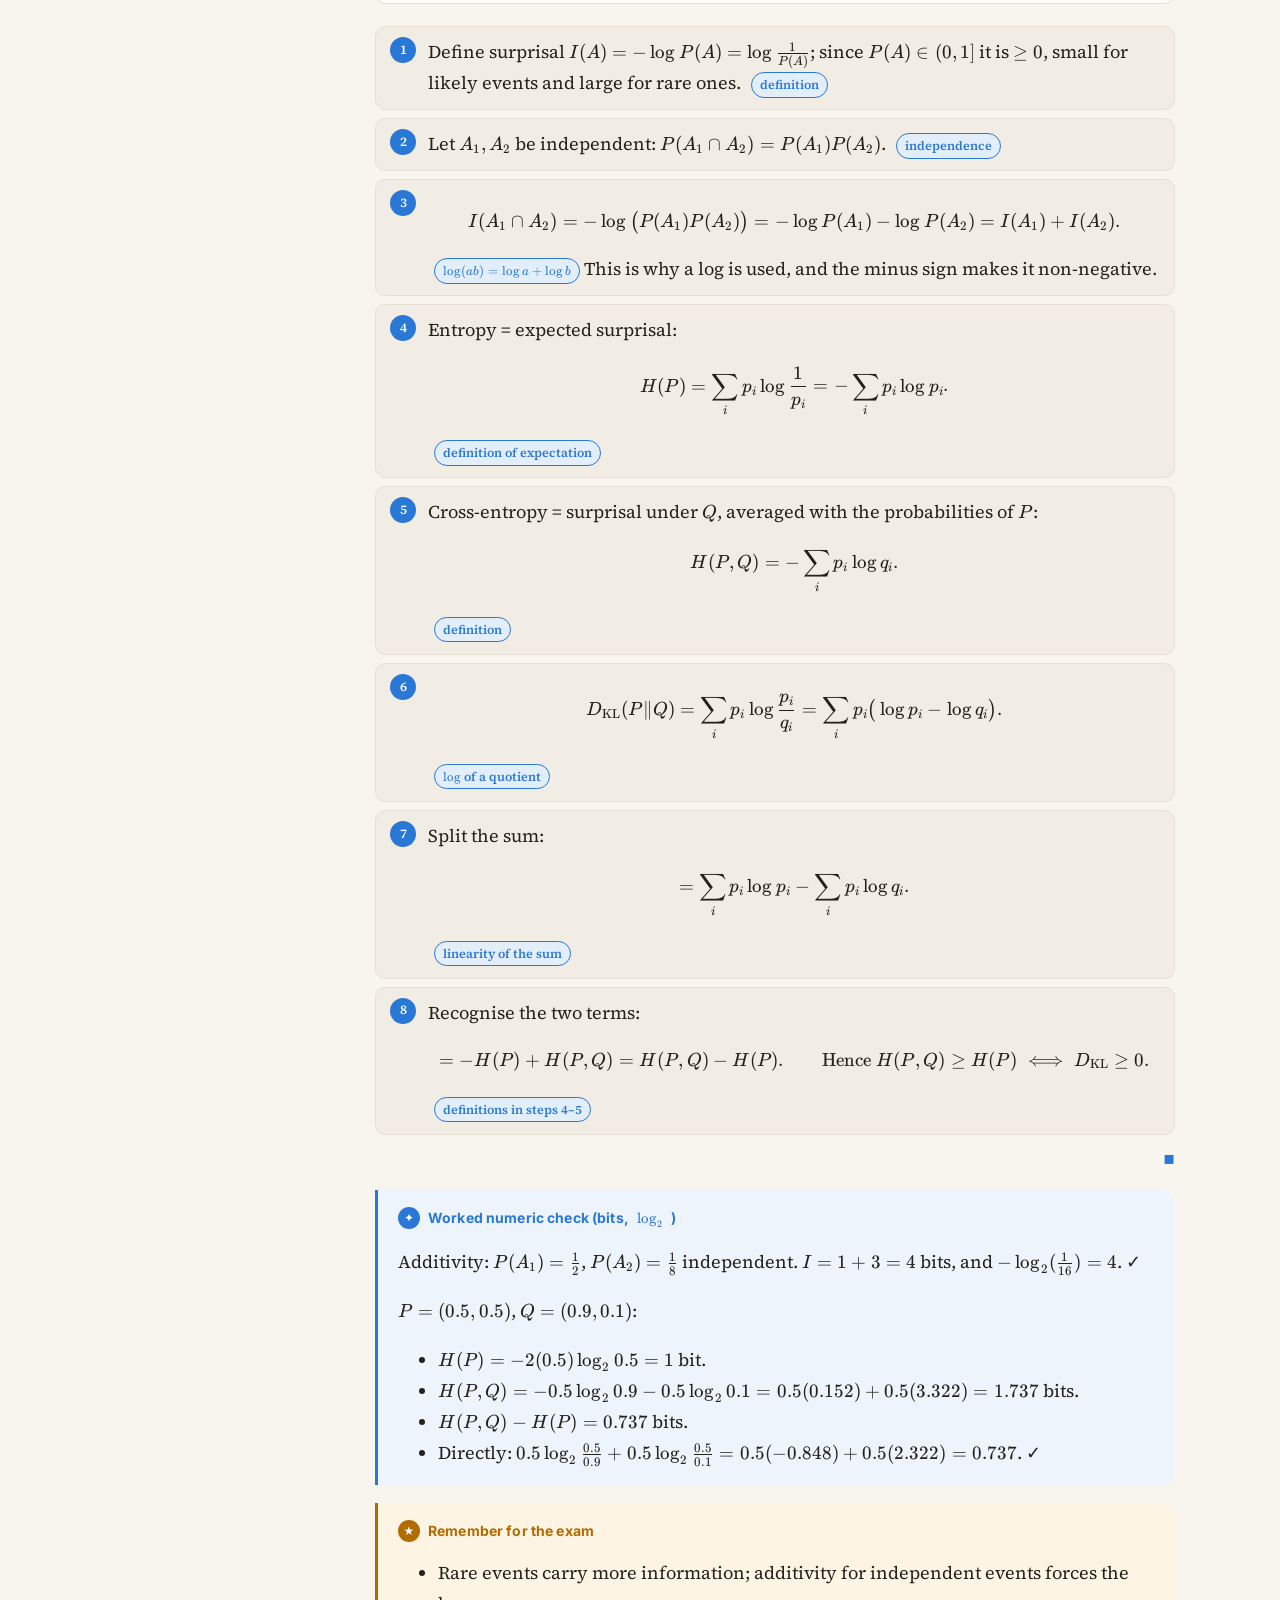
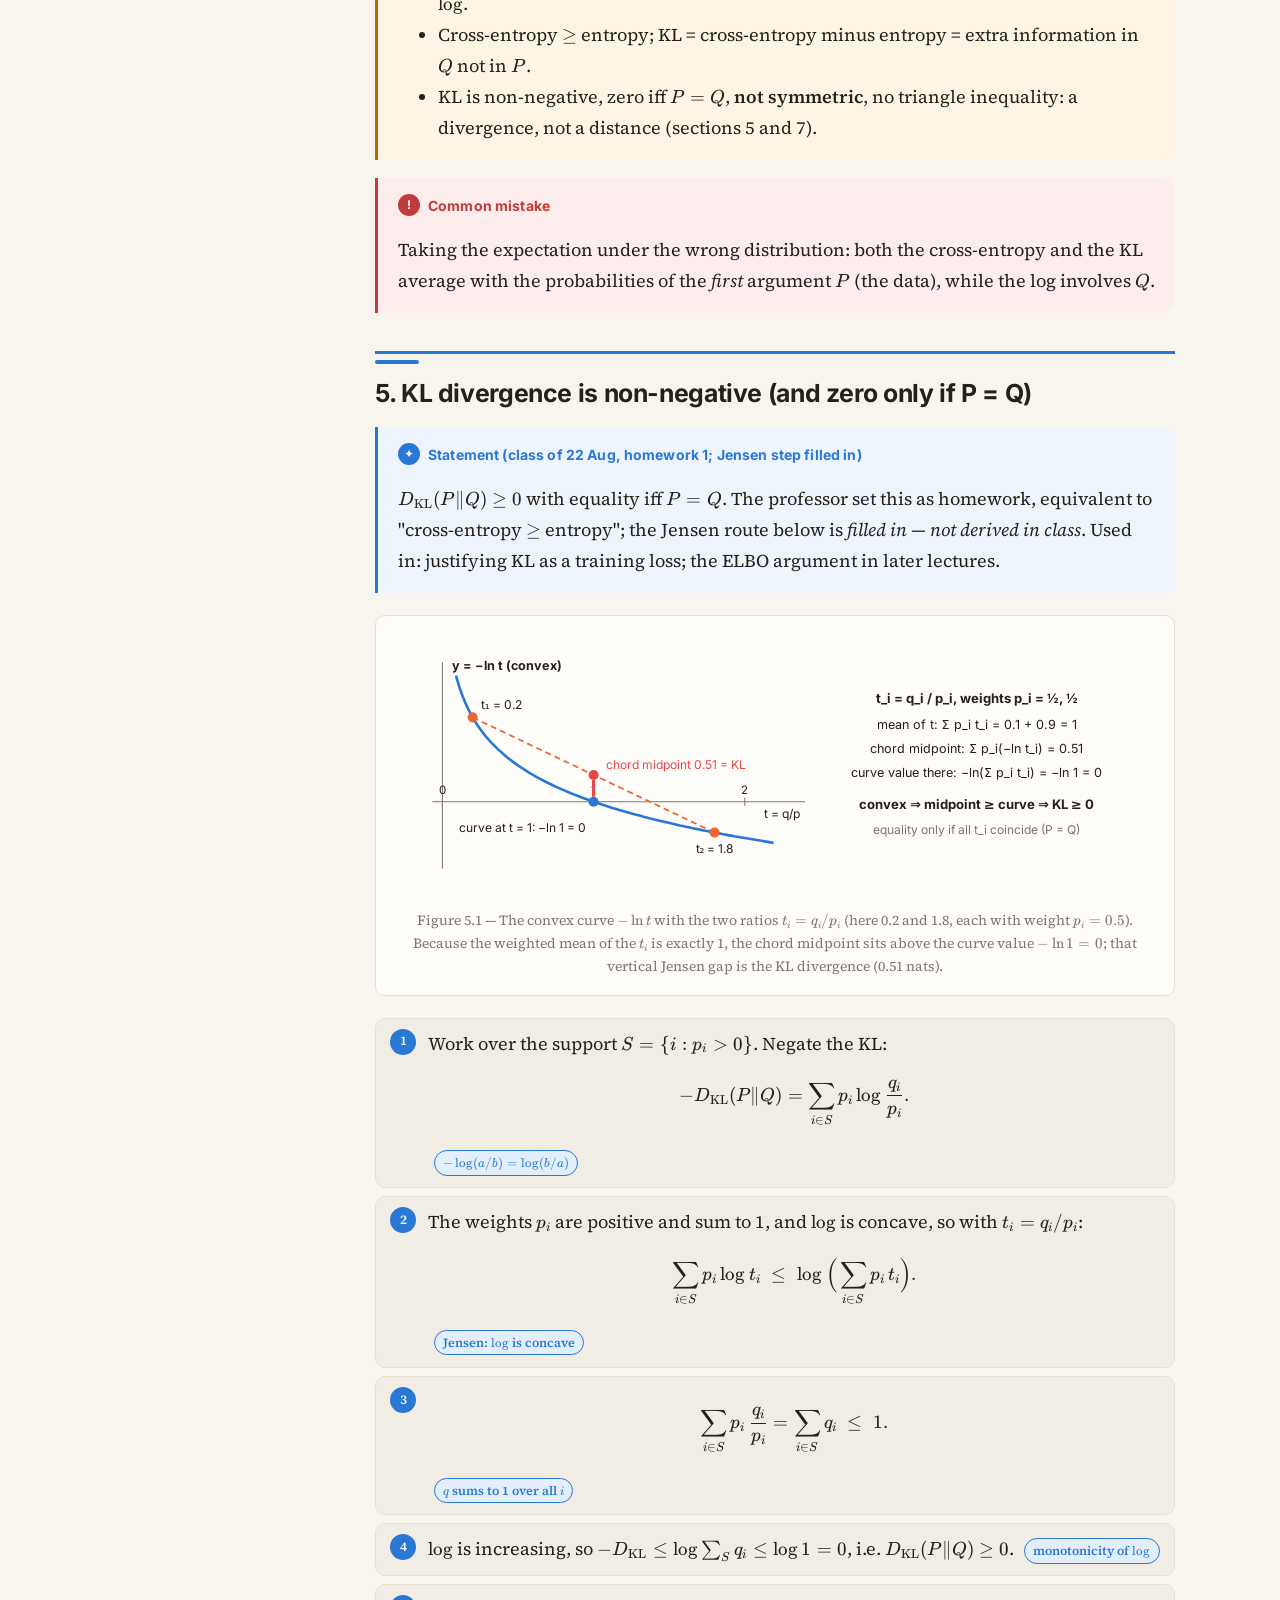
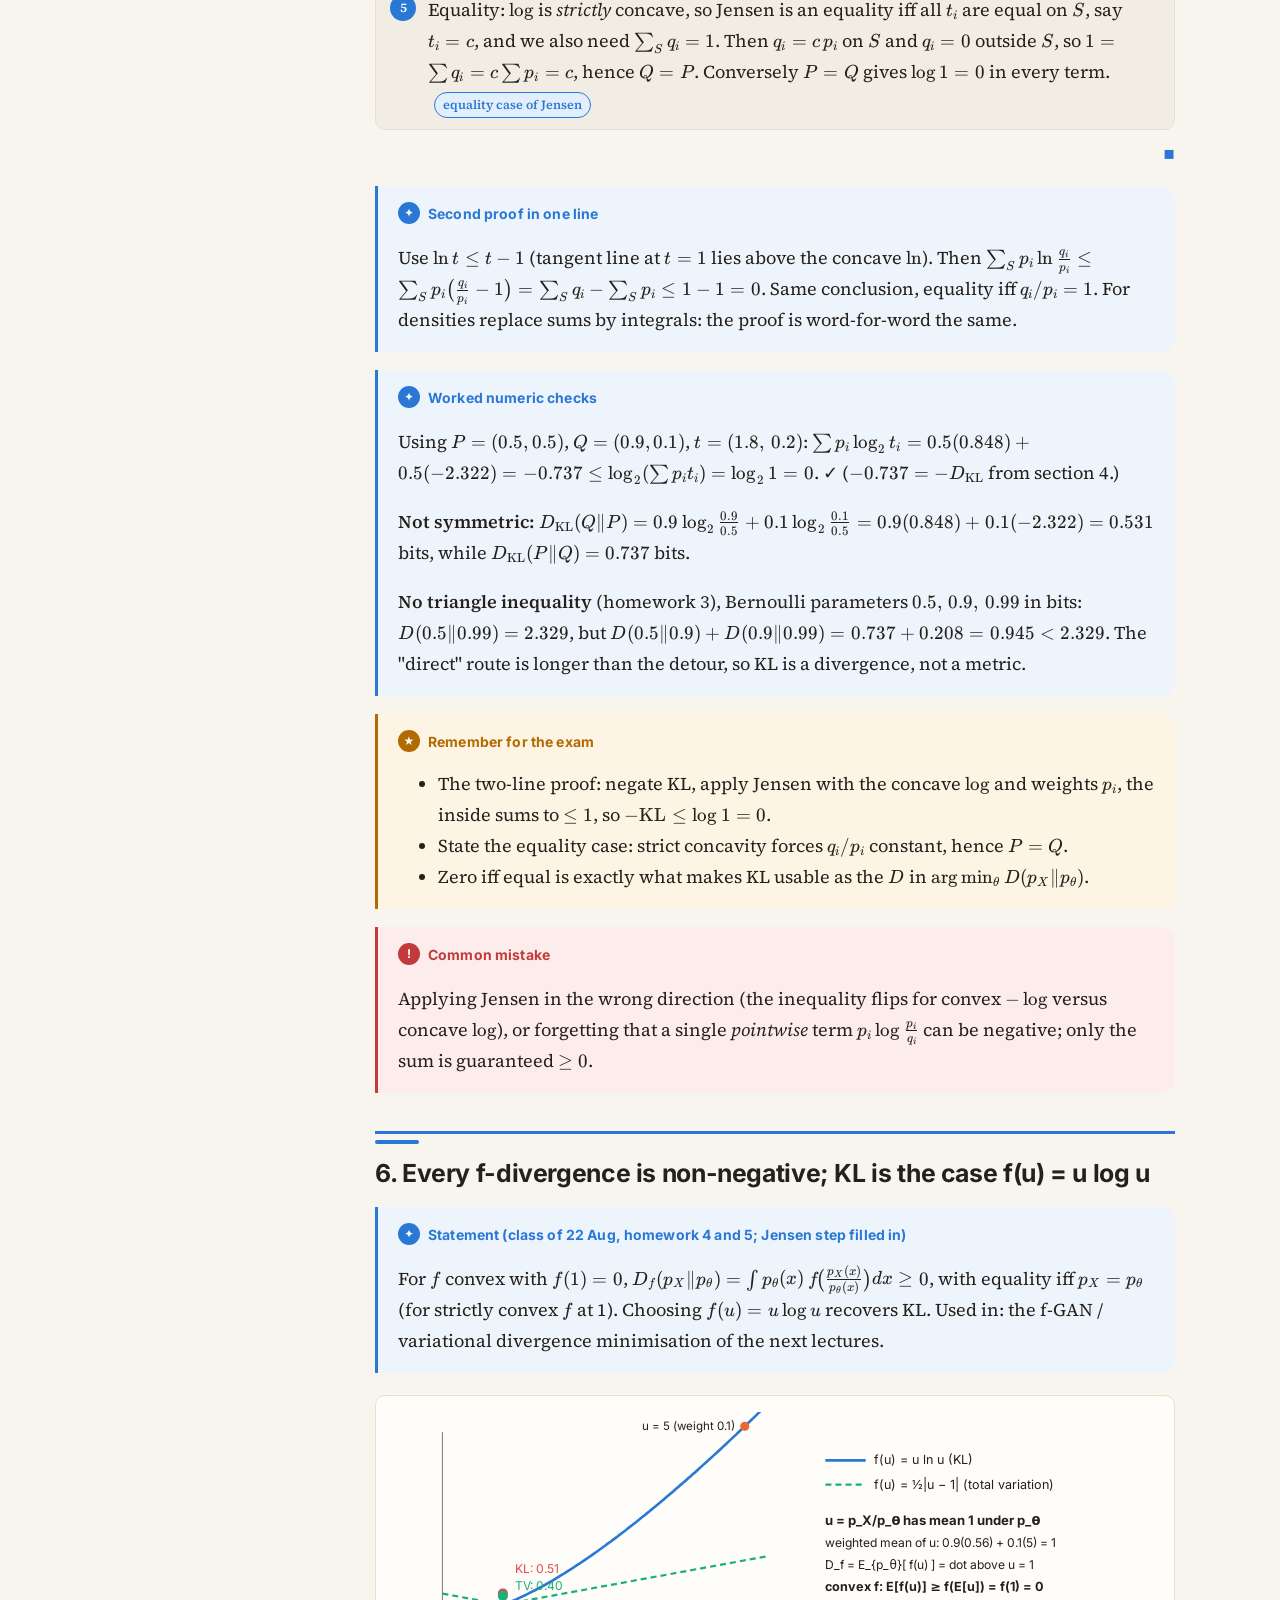
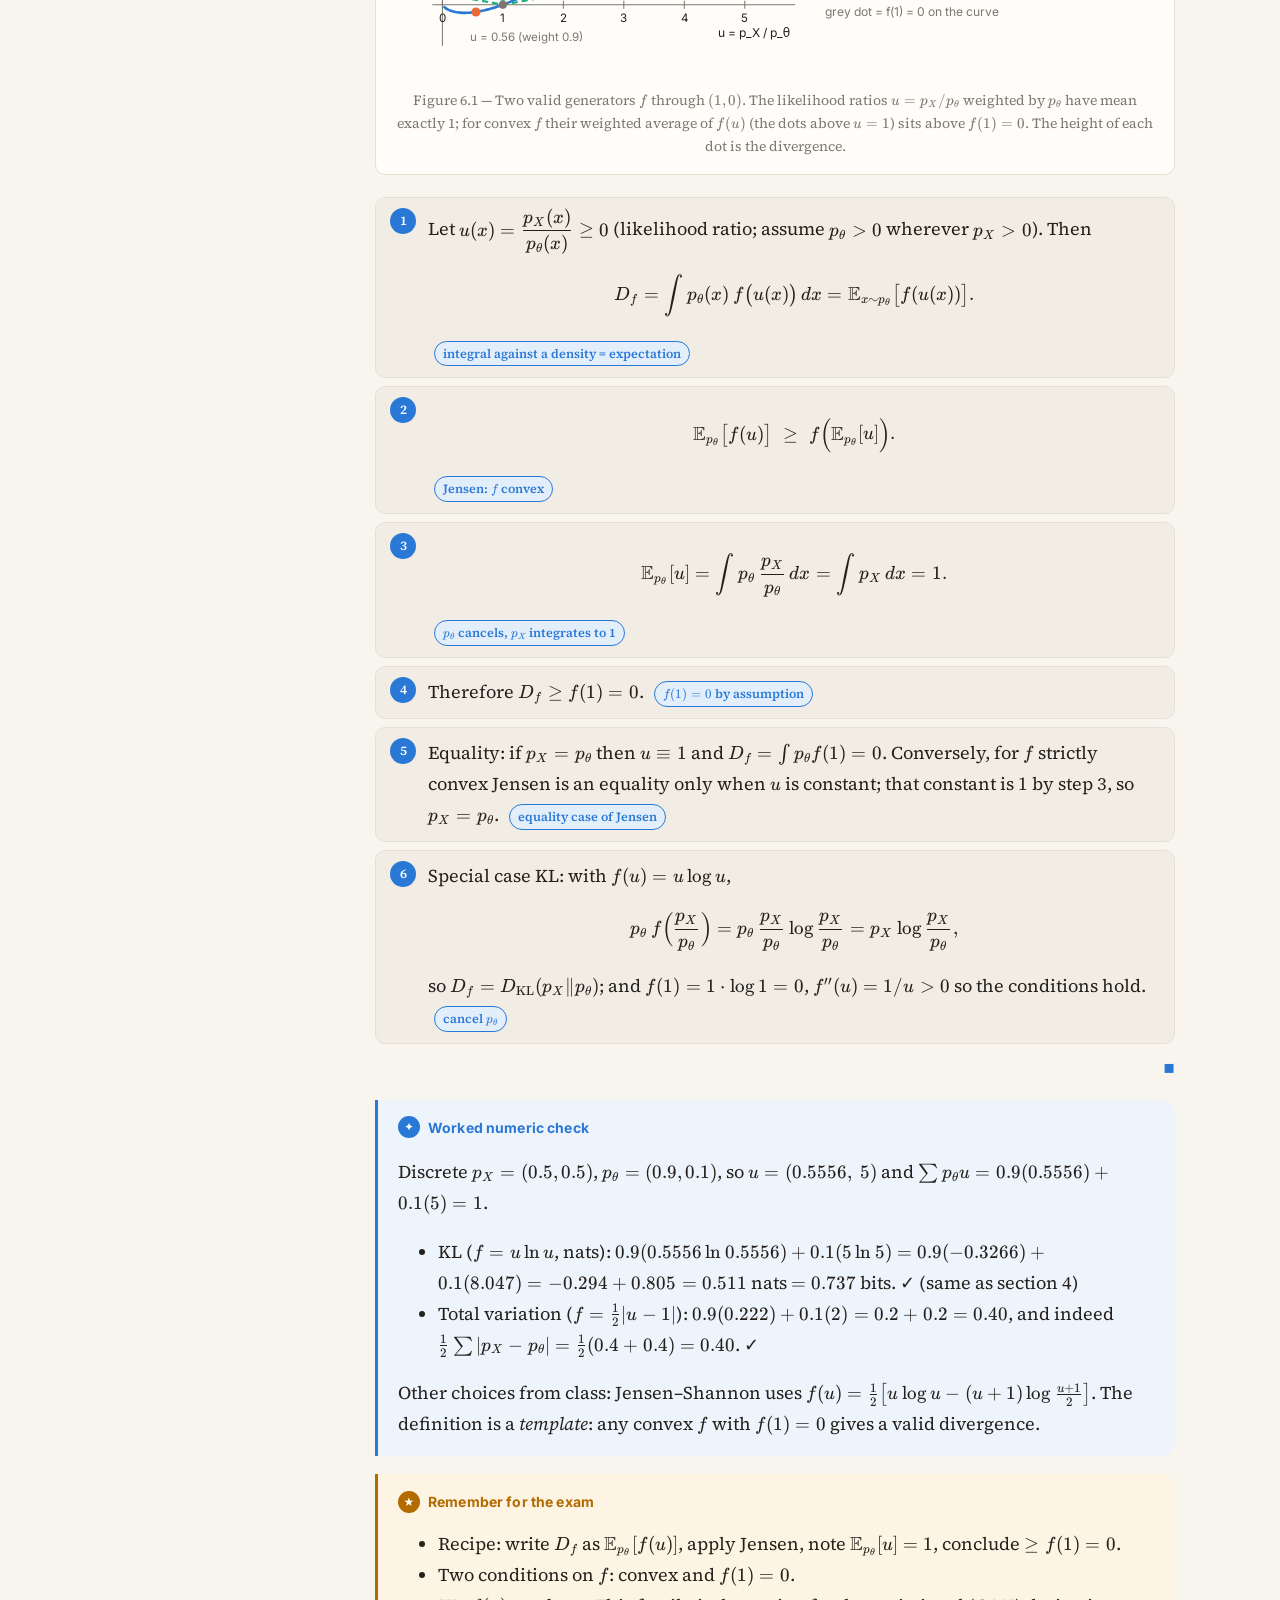
<file: p01_foundations.html>
<!doctype html>
<html lang="en">
<head>
<meta charset="utf-8">
<meta name="viewport" content="width=device-width, initial-scale=1">
<title>Foundations: change of variables, sampling, MLE = KL — DGM Lecture Proofs</title>
<link rel="stylesheet" href="assets/vendor/katex/katex.min.css">
<link rel="stylesheet" href="assets/style.css">
<script defer src="assets/vendor/katex/katex.min.js"></script>
<script defer src="assets/vendor/katex/auto-render.min.js"></script>
<script defer src="assets/search-index.js"></script>
<script defer src="assets/site.js"></script>
</head>
<body data-page="p01" data-root=".">
<main class="content">

<div class="hero">
  <div class="kicker">Lecture proofs · page 1</div>
  <h1>Foundations: change of variables, sampling, MLE = KL</h1>
  <p class="lead">The mathematics that every later model rests on: why pushing a simple random variable through a function gives a sampler, how the density changes under that function (1-D and multi-D Jacobian), the information-theory identities behind KL divergence, why $D_{\mathrm{KL}}\ge 0$ and every f-divergence is non-negative, why sample averages can replace expectations, and why maximum likelihood is the same thing as minimising a KL divergence. Sources: classes of 15 Aug, 22 Aug, 29 Aug and 5 Sep.</p>
</div>

<div class="box"><span class="box-title">Roadmap of this page</span>
<ol class="small">
<li><a href="#sampling">The sampling principle: push a simple distribution through a function</a></li>
<li><a href="#cov1d">Change of variables in one dimension</a></li>
<li><a href="#covnd">Change of variables in many dimensions (Jacobian)</a></li>
<li><a href="#klidentity">Surprisal, entropy, cross-entropy and KL = H(P,Q) - H(P)</a></li>
<li><a href="#klnonneg">KL divergence is non-negative (and zero only if P = Q)</a></li>
<li><a href="#fdiv">Every f-divergence is non-negative; KL is the case f(u) = u log u</a></li>
<li><a href="#fwdrev">Forward versus reverse KL: which error does each punish?</a></li>
<li><a href="#lln">Law of large numbers: expectations become sample averages</a></li>
<li><a href="#mlekl">Maximum likelihood = minimising the forward KL</a></li>
<li><a href="#summary">Summary table</a></li>
</ol></div>

<!-- ============================================================ -->
<h2 id="sampling" class="proof-head">1. The sampling principle: push a simple distribution through a function</h2>

<div class="box key"><span class="box-title">Statement (class of 22 Aug)</span>
<p>If $Z$ is a random variable with a known, easy-to-sample density $p_Z$ and $G$ is a deterministic function, then $X=G(Z)$ is again a random variable whose law depends <strong>only</strong> on $p_Z$ and $G$; drawing $z\sim p_Z$ and returning $x=G(z)$ produces samples of $X$. Flipping the question (fix the target $p_X$, tune $G_\theta$) is the engine of GANs, VAE decoders, flows and diffusion samplers.</p></div>

<figure class="diagram">
<svg viewBox="0 0 760 255" style="max-width:100%;height:auto" role="img" aria-label="A Gaussian seed z passes through a network G_theta and becomes a distribution p_theta that is tuned to match the data distribution"><defs><marker id="p01a1" viewBox="0 0 10 10" refX="9" refY="5" markerWidth="7" markerHeight="7" orient="auto"><path d="M0,0 L10,5 L0,10 z" fill="var(--text-3)"/></marker></defs><line x1="30" y1="180" x2="235" y2="180" stroke="var(--text-3)" stroke-width="1.4"/><path d="M30.0,180.0 L30.0,179.3 L33.0,179.1 L36.0,178.8 L39.0,178.4 L42.0,177.9 L45.0,177.4 L48.0,176.6 L51.0,175.7 L54.0,174.6 L57.0,173.3 L60.0,171.8 L63.0,169.9 L66.0,167.8 L69.0,165.4 L72.0,162.6 L75.0,159.5 L78.0,156.0 L81.0,152.1 L84.0,148.0 L87.0,143.5 L90.0,138.8 L93.0,133.9 L96.0,128.8 L99.0,123.7 L102.0,118.6 L105.0,113.7 L108.0,108.9 L111.0,104.5 L114.0,100.6 L117.0,97.1 L120.0,94.3 L123.0,92.1 L126.0,90.7 L129.0,90.0 L132.0,90.2 L135.0,91.1 L138.0,92.8 L141.0,95.2 L144.0,98.2 L147.0,101.8 L150.0,106.0 L153.0,110.5 L156.0,115.3 L159.0,120.3 L162.0,125.4 L165.0,130.5 L168.0,135.5 L171.0,140.4 L174.0,145.0 L177.0,149.4 L180.0,153.4 L183.0,157.2 L186.0,160.5 L189.0,163.6 L192.0,166.2 L195.0,168.6 L198.0,170.6 L201.0,172.3 L204.0,173.8 L207.0,175.0 L210.0,176.0 L213.0,176.9 L216.0,177.6 L219.0,178.1 L222.0,178.6 L225.0,178.9 L228.0,179.2 L230.0,179.3 L230.0,180.0 Z" fill="var(--accent-soft)" stroke="var(--s1)" stroke-width="2.2"/><text x="130" y="28" text-anchor="middle" font-size="13" font-weight="700">1. sample the seed</text><text x="130" y="204" text-anchor="middle" font-size="12">z ~ N(0, I)</text><text x="130" y="222" text-anchor="middle" font-size="11.5" class="muted-t">known, easy to sample</text><rect x="272" y="105" width="130" height="70" rx="10" fill="var(--surface-2)" stroke="var(--s3)" stroke-width="1.6"/><text x="337" y="138" text-anchor="middle" font-size="20" font-weight="700">G_θ</text><text x="337" y="158" text-anchor="middle" font-size="12" class="muted-t">neural network</text><text x="337" y="28" text-anchor="middle" font-size="13" font-weight="700">2. push through G_θ</text><text x="337" y="92" text-anchor="middle" font-size="12" class="muted-t">the only lever</text><line x1="240" y1="140" x2="270" y2="140" stroke="var(--text-3)" stroke-width="1.8" marker-end="url(#p01a1)"/><line x1="404" y1="140" x2="436" y2="140" stroke="var(--text-3)" stroke-width="1.8" marker-end="url(#p01a1)"/><line x1="440" y1="180" x2="745" y2="180" stroke="var(--text-3)" stroke-width="1.4"/><path d="M445.0,180.0 L445.0,178.1 L448.0,177.4 L451.0,176.5 L454.0,175.4 L457.0,174.0 L460.0,172.3 L463.0,170.3 L466.0,167.8 L469.0,164.9 L472.0,161.7 L475.0,158.0 L478.0,153.8 L481.0,149.4 L484.0,144.6 L487.0,139.7 L490.0,134.7 L493.0,129.7 L496.0,124.9 L499.0,120.4 L502.0,116.5 L505.0,113.1 L508.0,110.6 L511.0,108.8 L514.0,108.1 L517.0,108.2 L520.0,109.3 L523.0,111.3 L526.0,114.2 L529.0,117.7 L532.0,121.9 L535.0,126.4 L538.0,131.3 L541.0,136.3 L544.0,141.3 L547.0,146.2 L550.0,150.9 L553.0,155.2 L556.0,159.2 L559.0,162.7 L562.0,165.8 L565.0,168.5 L568.0,170.7 L571.0,172.5 L574.0,174.0 L577.0,175.0 L580.0,175.7 L583.0,176.1 L586.0,176.1 L589.0,175.9 L592.0,175.3 L595.0,174.3 L598.0,173.0 L601.0,171.4 L604.0,169.3 L607.0,166.8 L610.0,163.8 L613.0,160.4 L616.0,156.6 L619.0,152.4 L622.0,147.8 L625.0,143.0 L628.0,138.0 L631.0,133.0 L634.0,128.0 L637.0,123.3 L640.0,119.0 L643.0,115.3 L646.0,112.2 L649.0,109.9 L652.0,108.5 L655.0,108.0 L658.0,108.5 L661.0,109.9 L664.0,112.2 L667.0,115.3 L670.0,119.0 L673.0,123.3 L676.0,128.0 L679.0,133.0 L682.0,138.0 L685.0,143.0 L688.0,147.8 L691.0,152.4 L694.0,156.6 L697.0,160.5 L700.0,163.9 L703.0,166.9 L706.0,169.5 L709.0,171.7 L712.0,173.5 L715.0,175.0 L718.0,176.2 L721.0,177.1 L724.0,177.9 L727.0,178.4 L730.0,178.9 L733.0,179.2 L736.0,179.4 L739.0,179.6 L740.0,179.7 L740.0,180.0 Z" fill="var(--accent-soft)" stroke="var(--s1)" stroke-width="2.2"/><path d="M445.0,179.8 L448.0,179.7 L451.0,179.6 L454.0,179.4 L457.0,179.1 L460.0,178.7 L463.0,178.1 L466.0,177.3 L469.0,176.3 L472.0,174.9 L475.0,173.2 L478.0,171.1 L481.0,168.4 L484.0,165.3 L487.0,161.6 L490.0,157.4 L493.0,152.6 L496.0,147.5 L499.0,142.0 L502.0,136.3 L505.0,130.7 L508.0,125.2 L511.0,120.2 L514.0,115.8 L517.0,112.2 L520.0,109.7 L523.0,108.3 L526.0,108.1 L529.0,109.1 L532.0,111.3 L535.0,114.5 L538.0,118.6 L541.0,123.5 L544.0,128.8 L547.0,134.4 L550.0,140.1 L553.0,145.7 L556.0,150.9 L559.0,155.8 L562.0,160.2 L565.0,164.0 L568.0,167.2 L571.0,169.8 L574.0,171.9 L577.0,173.5 L580.0,174.5 L583.0,175.1 L586.0,175.2 L589.0,174.8 L592.0,173.9 L595.0,172.5 L598.0,170.6 L601.0,168.1 L604.0,165.1 L607.0,161.5 L610.0,157.3 L613.0,152.6 L616.0,147.5 L619.0,142.0 L622.0,136.3 L625.0,130.7 L628.0,125.2 L631.0,120.2 L634.0,115.8 L637.0,112.2 L640.0,109.7 L643.0,108.3 L646.0,108.1 L649.0,109.1 L652.0,111.3 L655.0,114.5 L658.0,118.6 L661.0,123.5 L664.0,128.8 L667.0,134.4 L670.0,140.1 L673.0,145.7 L676.0,151.0 L679.0,155.9 L682.0,160.3 L685.0,164.1 L688.0,167.5 L691.0,170.3 L694.0,172.6 L697.0,174.4 L700.0,175.9 L703.0,177.0 L706.0,177.9 L709.0,178.5 L712.0,179.0 L715.0,179.3 L718.0,179.5 L721.0,179.7 L724.0,179.8 L727.0,179.9 L730.0,179.9 L733.0,180.0 L736.0,180.0 L739.0,180.0 L740.0,180.0" fill="none" stroke="var(--s2)" stroke-width="2" stroke-dasharray="6 4"/><text x="592" y="28" text-anchor="middle" font-size="13" font-weight="700">3. compare with the data</text><text x="592" y="204" text-anchor="middle" font-size="12">x = G_θ(z) ~ p_θ  (solid)</text><text x="592" y="222" text-anchor="middle" font-size="12" style="fill:var(--s2)">data p_X  (dashed)</text><text x="380" y="247" text-anchor="middle" font-size="12" class="muted-t">training: adjust θ until the solid curve sits on the dashed curve (minimise D(p_X || p_θ))</text></svg>
<figcaption class="small muted">Figure 1.1 — The generative recipe: a known bell-shaped seed $Z$ goes through a network $G_\theta$ and comes out with a different distribution $p_\theta$; training moves $G_\theta$ until the solid curve sits on the dashed data curve $p_X$.</figcaption>
</figure>

<ol class="steps">
<li>$X=G(Z)$ with $Z:\Omega\to\mathbb R^K$ and $G:\mathbb R^K\to\mathbb R^D$ deterministic, so $X=G\circ Z:\Omega\to\mathbb R^D$ is itself a function on the sample space. <span class="why">composition of functions = a random variable</span></li>
<li>For any event $A\subseteq\mathbb R^D$: $\;P(X\in A)=P\big(\{\omega: G(Z(\omega))\in A\}\big)$. <span class="why">definition of $X$</span></li>
<li>$\;=P\big(Z\in G^{-1}(A)\big)$, where $G^{-1}(A)=\{z: G(z)\in A\}$ is the pre-image of $A$ (no inverse function needed). <span class="why">pre-image</span></li>
<li>$$P(X\in A)=\int_{G^{-1}(A)}p_Z(z)\,dz$$ <span class="why">definition of the density of $Z$</span></li>
<li>The right-hand side contains only $p_Z$ and $G$, so these two objects fix the law of $X$ completely (answer to the professor's question "what does $p_X$ depend on?"). <span class="why">step 4</span></li>
<li>Sampling: if $z_1,\dots,z_N\sim p_Z$ are i.i.d. and $x_i=G(z_i)$, then each $x_i$ has law $P_X$ by steps 2–4, and the $x_i$ are independent because they are the same function of independent inputs. <span class="why">functions of independent variables are independent</span></li>
<li>Flip the question: $p_X$ is a fixed unknown target and we can sample $Z$; the only free object is $G$. Parametrise $G=G_\theta$ (a neural network) so each $\theta$ gives a different $p_\theta$, and solve $$\theta^*=\arg\min_\theta D\big(p_X\,\|\,p_\theta\big).$$ <span class="why">"$G$ is the only lever"</span></li>
</ol>
<div class="qed">&blacksquare;</div>

<div class="box"><span class="box-title">Worked check 1: a line</span>
<p>Let $Z\sim\mathcal N(0,1)$ and $G(z)=mz+c$ with $m=2$, $c=1$. A draw $z=0.5$ gives $x=2(0.5)+1=2$. Over many draws $x$ has mean $c=1$ and variance $m^2=4$, i.e. $X\sim\mathcal N(1,4)$ (derived rigorously in section 2). Different $(m,c)$ give different distributions: the slope and intercept are the "parameters $\theta$".</p></div>

<div class="box"><span class="box-title">Worked check 2: any 1-D target from a uniform seed (not done in class, standard)</span>
<p>Let $U\sim\mathrm{Uniform}(0,1)$ and let $F$ be a strictly increasing CDF. Take $G=F^{-1}$. Then $P(G(U)\le x)=P(U\le F(x))=F(x)$, because $P(U\le a)=a$ on $[0,1]$. So $G(U)$ has CDF $F$. For $F(x)=1-e^{-x}$ (exponential): $G(u)=-\ln(1-u)$ and $u=0.5$ gives $x=0.693$, the median. This is the 1-D case of "there is a function that turns the seed into the target"; deep generative models learn this function in high dimensions where $F^{-1}$ is unavailable.</p></div>

<div class="box exam"><span class="box-title">Remember for the exam</span>
<ul>
<li>A deterministic function of a random variable is a random variable; its law depends only on $p_Z$ and $G$.</li>
<li>You cannot create randomness from nothing: the seed $Z$ is the source of randomness (Gaussian, because it has infinite support); $G$ converts one random variable into another.</li>
<li>Training = estimating the distribution (once); inference = sampling by $z\mapsto G_{\theta^*}(z)$ (repeatedly). The density $p_\theta$ is only <em>implicit</em>: we get samples, not a formula.</li>
</ul></div>
<div class="box pitfall"><span class="box-title">Common mistake</span>
<p>Thinking $G_\theta(Z)$ has the same distribution as $Z$. Passing a random variable through a function changes its distribution; that is exactly the lever being exploited. Also: $p_\theta$ is not known in closed form, so $D(p_X\|p_\theta)$ cannot be evaluated pointwise; this is the central difficulty of the course.</p></div>

<!-- ============================================================ -->
<h2 id="cov1d" class="proof-head">2. Change of variables in one dimension</h2>

<div class="box key"><span class="box-title">Statement (class of 22 Aug names the problem; formula filled in)</span>
<p>If $X=G(Z)$ with $G$ strictly monotone and differentiable, then $p_X(x)=p_Z\big(G^{-1}(x)\big)\,\big|\tfrac{d}{dx}G^{-1}(x)\big|$. In class the professor only stated that $p_X$ depends on $p_Z$ and $G$ and that the exact relation (Jacobian) returns in flow-based models; the derivation below is <em>filled in — not written out in class</em>. Used in: normalising flows, and in every "reparameterisation" argument.</p></div>

<figure class="diagram">
<svg viewBox="0 0 760 262" style="max-width:100%;height:auto" role="img" aria-label="The map x equals 2z plus 1 stretches a sliver of the z axis by two so the density halves and the area is preserved"><defs><marker id="p01b1" viewBox="0 0 10 10" refX="9" refY="5" markerWidth="7" markerHeight="7" orient="auto"><path d="M0,0 L10,5 L0,10 z" fill="var(--text-3)"/></marker></defs><line x1="30" y1="200" x2="352" y2="200" stroke="var(--text-3)" stroke-width="1.4"/><line x1="410" y1="200" x2="732" y2="200" stroke="var(--text-3)" stroke-width="1.4"/><path d="M30.0,200.0 L30.0,200.0 L33.0,200.0 L36.0,199.9 L39.0,199.9 L42.0,199.9 L45.0,199.9 L48.0,199.8 L51.0,199.8 L54.0,199.7 L57.0,199.6 L60.0,199.5 L63.0,199.4 L66.0,199.2 L69.0,199.0 L72.0,198.7 L75.0,198.4 L78.0,198.0 L81.0,197.6 L84.0,197.0 L87.0,196.4 L90.0,195.6 L93.0,194.7 L96.0,193.7 L99.0,192.5 L102.0,191.1 L105.0,189.5 L108.0,187.8 L111.0,185.8 L114.0,183.6 L117.0,181.1 L120.0,178.4 L123.0,175.4 L126.0,172.2 L129.0,168.7 L132.0,165.0 L135.0,161.1 L138.0,157.0 L141.0,152.8 L144.0,148.4 L147.0,143.9 L150.0,139.3 L153.0,134.8 L156.0,130.3 L159.0,125.9 L162.0,121.7 L165.0,117.7 L168.0,114.0 L171.0,110.7 L174.0,107.7 L177.0,105.1 L180.0,103.1 L183.0,101.5 L186.0,100.5 L189.0,100.0 L192.0,100.1 L195.0,100.8 L198.0,102.0 L201.0,103.7 L204.0,105.9 L207.0,108.6 L210.0,111.8 L213.0,115.2 L216.0,119.0 L219.0,123.1 L222.0,127.4 L225.0,131.8 L228.0,136.3 L231.0,140.9 L234.0,145.4 L237.0,149.9 L240.0,154.2 L243.0,158.4 L246.0,162.5 L249.0,166.3 L252.0,169.9 L255.0,173.3 L258.0,176.4 L261.0,179.3 L264.0,181.9 L267.0,184.3 L270.0,186.5 L273.0,188.4 L276.0,190.1 L279.0,191.6 L282.0,192.9 L285.0,194.0 L288.0,195.0 L291.0,195.9 L294.0,196.6 L297.0,197.2 L300.0,197.7 L303.0,198.2 L306.0,198.5 L309.0,198.8 L312.0,199.0 L315.0,199.2 L318.0,199.4 L321.0,199.5 L324.0,199.6 L327.0,199.7 L330.0,199.8 L333.0,199.8 L336.0,199.9 L339.0,199.9 L342.0,199.9 L345.0,199.9 L348.0,200.0 L350.0,200.0 L350.0,200.0 Z" fill="var(--accent-soft)" stroke="var(--s1)" stroke-width="2.2"/><path d="M410.0,200.0 L410.0,193.2 L413.0,192.7 L416.0,192.2 L419.0,191.6 L422.0,191.0 L425.0,190.3 L428.0,189.7 L431.0,188.9 L434.0,188.2 L437.0,187.4 L440.0,186.6 L443.0,185.8 L446.0,185.0 L449.0,184.1 L452.0,183.2 L455.0,182.2 L458.0,181.2 L461.0,180.2 L464.0,179.2 L467.0,178.2 L470.0,177.1 L473.0,176.0 L476.0,174.9 L479.0,173.8 L482.0,172.7 L485.0,171.6 L488.0,170.4 L491.0,169.3 L494.0,168.2 L497.0,167.0 L500.0,165.9 L503.0,164.8 L506.0,163.7 L509.0,162.6 L512.0,161.6 L515.0,160.5 L518.0,159.5 L521.0,158.6 L524.0,157.6 L527.0,156.7 L530.0,155.9 L533.0,155.1 L536.0,154.3 L539.0,153.6 L542.0,153.0 L545.0,152.4 L548.0,151.9 L551.0,151.4 L554.0,151.0 L557.0,150.7 L560.0,150.4 L563.0,150.2 L566.0,150.1 L569.0,150.0 L572.0,150.0 L575.0,150.1 L578.0,150.2 L581.0,150.5 L584.0,150.8 L587.0,151.1 L590.0,151.5 L593.0,152.0 L596.0,152.6 L599.0,153.2 L602.0,153.8 L605.0,154.6 L608.0,155.3 L611.0,156.2 L614.0,157.0 L617.0,157.9 L620.0,158.9 L623.0,159.9 L626.0,160.9 L629.0,161.9 L632.0,163.0 L635.0,164.1 L638.0,165.2 L641.0,166.3 L644.0,167.4 L647.0,168.5 L650.0,169.7 L653.0,170.8 L656.0,171.9 L659.0,173.1 L662.0,174.2 L665.0,175.3 L668.0,176.4 L671.0,177.5 L674.0,178.5 L677.0,179.6 L680.0,180.6 L683.0,181.6 L686.0,182.5 L689.0,183.5 L692.0,184.4 L695.0,185.2 L698.0,186.1 L701.0,186.9 L704.0,187.7 L707.0,188.5 L710.0,189.2 L713.0,189.9 L716.0,190.5 L719.0,191.2 L722.0,191.8 L725.0,192.3 L728.0,192.9 L730.0,193.2 L730.0,200.0 Z" fill="var(--accent-soft)" stroke="var(--s1)" stroke-width="2.2"/><path d="M210.0,200.0 L210.0,111.8 L211.0,112.9 L212.0,114.0 L213.0,115.2 L214.0,116.5 L215.0,117.7 L216.0,119.0 L217.0,120.4 L218.0,121.7 L219.0,123.1 L220.0,124.5 L221.0,125.9 L222.0,127.4 L223.0,128.8 L224.0,130.3 L225.0,131.8 L226.0,133.3 L227.0,134.8 L228.0,136.3 L229.0,137.8 L230.0,139.3 L230.0,200.0 Z" fill="var(--s2)" stroke="var(--s2)" stroke-width="1" opacity=".7"/><path d="M610.0,200.0 L610.0,155.9 L611.0,156.2 L612.0,156.4 L613.0,156.7 L614.0,157.0 L615.0,157.3 L616.0,157.6 L617.0,157.9 L618.0,158.2 L619.0,158.6 L620.0,158.9 L621.0,159.2 L622.0,159.5 L623.0,159.9 L624.0,160.2 L625.0,160.5 L626.0,160.9 L627.0,161.2 L628.0,161.6 L629.0,161.9 L630.0,162.3 L631.0,162.6 L632.0,163.0 L633.0,163.3 L634.0,163.7 L635.0,164.1 L636.0,164.4 L637.0,164.8 L638.0,165.2 L639.0,165.5 L640.0,165.9 L641.0,166.3 L642.0,166.7 L643.0,167.0 L644.0,167.4 L645.0,167.8 L646.0,168.2 L647.0,168.5 L648.0,168.9 L649.0,169.3 L650.0,169.7 L650.0,200.0 Z" fill="var(--s2)" stroke="var(--s2)" stroke-width="1" opacity=".7"/><line x1="190" y1="200" x2="190" y2="205" stroke="var(--text-3)" stroke-width="1.4"/><text x="190" y="218" text-anchor="middle" font-size="11.5">0</text><line x1="210" y1="200" x2="210" y2="205" stroke="var(--text-3)" stroke-width="1.4"/><text x="210" y="218" text-anchor="middle" font-size="11.5">0.5</text><line x1="230" y1="200" x2="230" y2="205" stroke="var(--text-3)" stroke-width="1.4"/><text x="230" y="218" text-anchor="middle" font-size="11.5">1</text><line x1="570" y1="200" x2="570" y2="205" stroke="var(--text-3)" stroke-width="1.4"/><text x="570" y="218" text-anchor="middle" font-size="11.5">1</text><line x1="610" y1="200" x2="610" y2="205" stroke="var(--text-3)" stroke-width="1.4"/><text x="610" y="218" text-anchor="middle" font-size="11.5">2</text><line x1="650" y1="200" x2="650" y2="205" stroke="var(--text-3)" stroke-width="1.4"/><text x="650" y="218" text-anchor="middle" font-size="11.5">3</text><text x="340" y="218" text-anchor="middle" font-size="13" font-weight="700">z</text><text x="722" y="218" text-anchor="middle" font-size="13" font-weight="700">x</text><text x="190" y="28" text-anchor="middle" font-size="13" font-weight="700">p_Z : N(0,1), height 0.40</text><text x="570" y="28" text-anchor="middle" font-size="13" font-weight="700">p_X : N(1,4), height 0.20</text><path d="M222,118 Q420,30 632,156" fill="none" stroke="var(--s3)" stroke-width="2" marker-end="url(#p01b1)"/><text x="425" y="62" text-anchor="middle" font-size="14" font-weight="700">x = 2z + 1</text><text x="425" y="80" text-anchor="middle" font-size="12" class="muted-t">dx = 2 dz  (twice as wide)</text><text x="220" y="238" text-anchor="middle" font-size="12">area ≈ 0.30 × 0.5 = 0.15</text><text x="630" y="238" text-anchor="middle" font-size="12">area ≈ 0.15 × 1 = 0.15</text><text x="425" y="254" text-anchor="middle" font-size="12" class="muted-t">same probability, wider base, so lower density:  p_X(x) = p_Z(z) / 2</text></svg>
<figcaption class="small muted">Figure 2.1 — $x=2z+1$ stretches the axis by 2. The shaded sliver $[0.5,1]$ in $z$ lands on $[2,3]$ in $x$: twice as wide, so half as tall; the probability (area) is unchanged. Density is "probability per unit length", so it divides by the stretch factor.</figcaption>
</figure>

<ol class="steps">
<li>$F_X(x)=P(X\le x)=P\big(G(Z)\le x\big)$. <span class="why">definition of CDF</span></li>
<li>Case $G$ increasing: $G(Z)\le x\iff Z\le G^{-1}(x)$, hence $$F_X(x)=F_Z\big(G^{-1}(x)\big).$$ <span class="why">monotone map keeps the order</span></li>
<li>Differentiate in $x$: $$p_X(x)=\frac{d}{dx}F_Z\big(G^{-1}(x)\big)=p_Z\big(G^{-1}(x)\big)\,\frac{dG^{-1}(x)}{dx}.$$ <span class="why">chain rule, $F_Z'=p_Z$</span></li>
<li>Case $G$ decreasing: $G(Z)\le x\iff Z\ge G^{-1}(x)$, so $F_X(x)=1-F_Z\big(G^{-1}(x)\big)$ and $$p_X(x)=-\,p_Z\big(G^{-1}(x)\big)\,\frac{dG^{-1}(x)}{dx}.$$ <span class="why">order is reversed</span></li>
<li>For decreasing $G$ the derivative $\frac{dG^{-1}}{dx}$ is negative, so the minus sign makes the density positive. Both cases are the single formula $$p_X(x)=p_Z\big(G^{-1}(x)\big)\,\Big|\frac{dG^{-1}(x)}{dx}\Big|.$$ <span class="why">absolute value absorbs the sign</span></li>
<li>With $z=G^{-1}(x)$ and $\frac{dG^{-1}}{dx}=\frac{1}{G'(z)}$: $$p_X(x)=\frac{p_Z(z)}{|G'(z)|}.$$ <span class="why">inverse function theorem</span></li>
</ol>
<div class="qed">&blacksquare;</div>

<div class="eq">$$p_X(x)\,|dx|=p_Z(z)\,|dz|\qquad\Longleftrightarrow\qquad p_X(x)=p_Z(z)\Big|\frac{dz}{dx}\Big|$$<div class="eq-name"><span>Probability mass is conserved</span><span class="ref">(mnemonic for the formula above)</span></div></div>

<div class="box"><span class="box-title">Worked numeric check: $x=2z+1$, $Z\sim\mathcal N(0,1)$</span>
<p>$G^{-1}(x)=(x-1)/2$ and $\big|\frac{dG^{-1}}{dx}\big|=\tfrac12$, so $$p_X(x)=\tfrac12\,p_Z\!\Big(\tfrac{x-1}{2}\Big)=\frac{1}{2\sqrt{2\pi}}\,e^{-(x-1)^2/8},$$ which is the $\mathcal N(1,4)$ density. At $x=3$: $z=1$, $p_Z(1)=0.2420$, so $p_X(3)=0.1210$. Directly from $\mathcal N(1,4)$: $\frac{1}{2\sqrt{2\pi}}e^{-4/8}=0.1995\times0.6065=0.1210$. &#10003;</p>
<p>Non-linear example: $x=e^{z}$, so $z=\ln x$ and $|dz/dx|=1/x$. Then $p_X(x)=p_Z(\ln x)/x$ (log-normal). At $x=e$: $p_Z(1)/e=0.2420/2.718=0.0890$. Check that it integrates to 1: substituting back $z=\ln x$ gives $\int p_Z(z)dz=1$.</p></div>

<div class="box exam"><span class="box-title">Remember for the exam</span>
<ul>
<li>$p_X$ depends on <em>two</em> things: the density of $Z$ and the function $G$.</li>
<li>Formula = $p_Z$ evaluated at the pre-image, times the absolute derivative of the <em>inverse</em> (equivalently divided by $|G'|$).</li>
<li>Derive via the CDF: $F_X(x)=F_Z(G^{-1}(x))$ then differentiate.</li>
</ul></div>
<div class="box pitfall"><span class="box-title">Common mistake</span>
<p>Writing $p_X(x)=p_Z(G^{-1}(x))$ with no stretch factor. A density is not a function that is simply re-labelled; it is probability per unit volume, so it must be rescaled. Also forgetting the absolute value for decreasing $G$, and using $G'$ where $(G^{-1})'$ is needed (they are reciprocals).</p></div>

<!-- ============================================================ -->
<h2 id="covnd" class="proof-head">3. Change of variables in many dimensions (Jacobian)</h2>

<div class="box key"><span class="box-title">Statement (mentioned in class of 22 Aug; derivation filled in)</span>
<p>If $G:\mathbb R^D\to\mathbb R^D$ is invertible and differentiable, $X=G(Z)$ and $z=G^{-1}(x)$, then $p_X(x)=p_Z(z)\,/\,|\det J_G(z)|$. The professor said the exact vector relation "involves the Jacobian of $G$ (seen in flow-based models)"; we derive it here — <em>step filled in, not written out in class</em>. Used in: normalising flows, where $G$ is built so that $\det J_G$ is cheap.</p></div>

<figure class="diagram">
<svg viewBox="0 0 760 290" style="max-width:100%;height:auto" role="img" aria-label="A linear map sends the unit square of area one to a parallelogram of area six"><defs><marker id="p01c1" viewBox="0 0 10 10" refX="9" refY="5" markerWidth="7" markerHeight="7" orient="auto"><path d="M0,0 L10,5 L0,10 z" fill="var(--text-3)"/></marker></defs><text x="110" y="28" text-anchor="middle" font-size="13" font-weight="700">z-space</text><text x="480" y="28" text-anchor="middle" font-size="13" font-weight="700">x-space</text><line x1="60" y1="230" x2="175" y2="230" stroke="var(--text-3)" stroke-width="1"/><line x1="80" y1="250" x2="80" y2="150" stroke="var(--text-3)" stroke-width="1"/><polygon points="80,230 120,230 120,190 80,190" fill="var(--accent-soft)" stroke="var(--s1)" stroke-width="2"/><line x1="80" y1="230" x2="120" y2="230" stroke="var(--s2)" stroke-width="2.6" marker-end="url(#p01c1)"/><line x1="80" y1="230" x2="80" y2="190" stroke="var(--s3)" stroke-width="2.6" marker-end="url(#p01c1)"/><text x="100" y="247" text-anchor="middle" font-size="12" style="fill:var(--s2)">e₁</text><text x="66" y="214" text-anchor="middle" font-size="12" style="fill:var(--s3)">e₂</text><text x="110" y="275" text-anchor="middle" font-size="12.5">area = 1</text><line x1="395" y1="230" x2="565" y2="230" stroke="var(--text-3)" stroke-width="1"/><line x1="420" y1="250" x2="420" y2="90" stroke="var(--text-3)" stroke-width="1"/><polygon points="420,230 500,230 540,110 460,110" fill="var(--accent-soft)" stroke="var(--s1)" stroke-width="2"/><line x1="420" y1="230" x2="500" y2="230" stroke="var(--s2)" stroke-width="2.6" marker-end="url(#p01c1)"/><line x1="420" y1="230" x2="460" y2="110" stroke="var(--s3)" stroke-width="2.6" marker-end="url(#p01c1)"/><text x="462" y="247" text-anchor="middle" font-size="12" style="fill:var(--s2)">A e₁ = (2, 0)</text><text x="408" y="135" text-anchor="end" font-size="12" style="fill:var(--s3)">A e₂ = (1, 3)</text><text x="480" y="183" text-anchor="middle" font-size="12.5">density ÷ 6</text><text x="480" y="275" text-anchor="middle" font-size="12.5">area = |det A| = 6</text><line x1="185" y1="170" x2="380" y2="170" stroke="var(--text-3)" stroke-width="1.8" marker-end="url(#p01c1)"/><text x="282" y="156" text-anchor="middle" font-size="14" font-weight="700">x = G(z) = A z</text><text x="282" y="190" text-anchor="middle" font-size="12" class="muted-t">same probability, 6× the area</text><text x="650" y="120" text-anchor="middle" font-size="13" font-weight="700">p_X(x) = p_Z(z) / |det J_G|</text><text x="650" y="140" text-anchor="middle" font-size="12" class="muted-t">J_G = A, det = 2·3 − 1·0 = 6</text></svg>
<figcaption class="small muted">Figure 3.1 — A linear map $A$ with rows $(2,1)$ and $(0,3)$ sends the unit square (area 1) to a parallelogram of area $|\det A|=6$. Probability mass is conserved, so the density inside the parallelogram is $1/6$ of the density inside the square.</figcaption>
</figure>

<ol class="steps">
<li>Define the Jacobian matrix $[J_G(z)]_{ij}=\dfrac{\partial G_i}{\partial z_j}(z)$; it is the best linear approximation of $G$ near $z$. <span class="why">definition</span></li>
<li>For any region $A$: $\;P(X\in A)=\displaystyle\int_A p_X(x)\,dx$. <span class="why">definition of density</span></li>
<li>Also $P(X\in A)=P\big(Z\in G^{-1}(A)\big)=\displaystyle\int_{G^{-1}(A)}p_Z(z)\,dz$. <span class="why">section 1, step 4</span></li>
<li>Substitute $z=G^{-1}(x)$ in this integral; the volume element transforms as $dz=\big|\det J_{G^{-1}}(x)\big|\,dx$: $$P(X\in A)=\int_A p_Z\big(G^{-1}(x)\big)\,\big|\det J_{G^{-1}}(x)\big|\,dx.$$ <span class="why">multivariable change of variables for integrals</span></li>
<li>Steps 2 and 4 give two integrals over $A$ equal for <em>every</em> region $A$; two integrands with equal integrals on every region agree (almost everywhere): $$p_X(x)=p_Z\big(G^{-1}(x)\big)\,\big|\det J_{G^{-1}}(x)\big|.$$ <span class="why">arbitrary $A$ shrinks to a point</span></li>
<li>Since $G\circ G^{-1}=\mathrm{id}$, the chain rule gives $J_{G^{-1}}(x)=\big[J_G(z)\big]^{-1}$, and $\det(M^{-1})=1/\det M$: $$p_X(x)=\frac{p_Z(z)}{|\det J_G(z)|},\qquad z=G^{-1}(x).$$ <span class="why">inverse function theorem, det of inverse</span></li>
<li>Take logs (this is the form used in flows): $$\log p_X(x)=\log p_Z(z)-\log\big|\det J_G(z)\big|.$$ <span class="why">$\log$ of a quotient</span></li>
</ol>
<div class="qed">&blacksquare;</div>

<div class="box"><span class="box-title">Worked numeric check: linear map in 2-D</span>
<p>Let $Z\sim\mathcal N(0,I_2)$ and $x=Az+b$, with $A$ having rows $(2,1)$ and $(0,3)$. Then $\det A=2\cdot3-1\cdot0=6$, and $J_G=A$ everywhere. At $x=b$ we have $z=0$, so $$p_X(b)=\frac{p_Z(0)}{6}=\frac{1/(2\pi)}{6}=\frac{1}{12\pi}=0.0265.$$ Cross-check: $X\sim\mathcal N(b,AA^{\top})$ with $AA^{\top}$ having rows $(5,3)$ and $(3,9)$, whose determinant is $45-9=36$. The Gaussian density at its mean is $\dfrac{1}{2\pi\sqrt{36}}=\dfrac{1}{12\pi}$. &#10003;</p>
<p>Sanity check in 1-D: $\det$ reduces to the scalar slope, and the formula becomes section 2 ($x=2z+1$: divide by $|2|$).</p></div>

<div class="box exam"><span class="box-title">Remember for the exam</span>
<ul>
<li>$p_X$ is the $p_Z$ value at the pre-image divided by $|\det J_G|$ (or multiplied by $|\det J_{G^{-1}}|$). The Jacobian is the local volume-stretch factor.</li>
<li>This needs $G$ invertible with $K=D$ (same dimension); that is the price flow-based models pay for an exact density.</li>
<li>Flow models keep $\det J_G$ tractable; GANs/VAEs do not, which is why they are "implicit" or need approximations.</li>
</ul></div>
<div class="box pitfall"><span class="box-title">Common mistake</span>
<p>Using $|\det J_G|$ when you hold $x$ and want $p_X(x)$ via the inverse map: the factor is $|\det J_{G^{-1}}(x)|$, i.e. $1/|\det J_G(z)|$. Check the direction with the picture: stretching ($|\det|>1$) must lower the density.</p></div>

<!-- ============================================================ -->
<h2 id="klidentity" class="proof-head">4. Surprisal, entropy, cross-entropy and KL = H(P,Q) − H(P)</h2>

<div class="box key"><span class="box-title">Statement (class of 22 Aug, homework 2)</span>
<p>(a) The information $I(A)=-\log P(A)$ is additive for independent events. (b) With $H(P)=-\sum p_i\log p_i$ and $H(P,Q)=-\sum p_i\log q_i$ we have $D_{\mathrm{KL}}(P\|Q)=\sum_i p_i\log\frac{p_i}{q_i}=H(P,Q)-H(P)$: the KL divergence is the <em>extra</em> code length paid for using $Q$ when the truth is $P$. Used in: every KL-based model (VAEs, autoregressive models, LLM cross-entropy training).</p></div>

<figure class="diagram">
<svg viewBox="0 0 760 250" style="max-width:100%;height:auto" role="img" aria-label="Cross-entropy is entropy plus KL, shown as stacked bars in bits"><defs><marker id="p01d1" viewBox="0 0 10 10" refX="9" refY="5" markerWidth="7" markerHeight="7" orient="auto"><path d="M0,0 L10,5 L0,10 z" fill="var(--text-3)"/></marker></defs><text x="125" y="28" text-anchor="middle" font-size="13" font-weight="700">two distributions</text><line x1="40" y1="190" x2="210" y2="190" stroke="var(--text-3)" stroke-width="1.4"/><rect x="55" y="130.0" width="28" height="60.0" fill="var(--s1)" opacity=".75"/><rect x="85" y="82.0" width="28" height="108.0" fill="var(--s2)" opacity=".85"/><rect x="135" y="130.0" width="28" height="60.0" fill="var(--s1)" opacity=".75"/><rect x="165" y="178.0" width="28" height="12.0" fill="var(--s2)" opacity=".85"/><text x="98" y="208" text-anchor="middle" font-size="12">outcome 1</text><text x="178" y="208" text-anchor="middle" font-size="12">outcome 2</text><text x="69" y="128" text-anchor="middle" font-size="11">0.5</text><text x="99" y="80" text-anchor="middle" font-size="11">0.9</text><text x="149" y="128" text-anchor="middle" font-size="11">0.5</text><text x="179" y="168" text-anchor="middle" font-size="11">0.1</text><rect x="60" y="226" width="12" height="12" fill="var(--s1)" opacity=".75"/><text x="78" y="237" text-anchor="start" font-size="12">P</text><rect x="110" y="226" width="12" height="12" fill="var(--s2)" opacity=".85"/><text x="128" y="237" text-anchor="start" font-size="12">Q</text><text x="520" y="28" text-anchor="middle" font-size="13" font-weight="700">in bits (1 bit = 200 px)</text><text x="318" y="78" text-anchor="end" font-size="13">H(P)</text><rect x="330" y="58" width="200" height="30" fill="var(--s1)" opacity=".75"/><text x="430" y="78" text-anchor="middle" font-size="12.5" style="fill:#fff">1.000</text><text x="318" y="148" text-anchor="end" font-size="13">H(P,Q)</text><rect x="330" y="128" width="200" height="30" fill="var(--s1)" opacity=".75"/><rect x="530" y="128" width="147" height="30" fill="var(--s2)" opacity=".85"/><text x="430" y="148" text-anchor="middle" font-size="12.5" style="fill:#fff">H(P) = 1.000</text><text x="603" y="148" text-anchor="middle" font-size="12.5" style="fill:#fff">KL = 0.737</text><line x1="330" y1="172" x2="677" y2="172" stroke="var(--text-3)" stroke-width="1.2"/><text x="503" y="190" text-anchor="middle" font-size="13" font-weight="700">H(P,Q) = 1.737 bits = H(P) + KL(P||Q)</text><text x="503" y="212" text-anchor="middle" font-size="12" class="muted-t">KL = the extra code length paid for coding with Q when the truth is P</text></svg>
<figcaption class="small muted">Figure 4.1 — Left: two distributions $P=(0.5,0.5)$ and $Q=(0.9,0.1)$. Right: the cross-entropy bar is the entropy bar plus the KL bar (in bits), so KL $=H(P,Q)-H(P)\ge 0$ is "the extra length".</figcaption>
</figure>

<ol class="steps">
<li>Define surprisal $I(A)=-\log P(A)=\log\frac{1}{P(A)}$; since $P(A)\in(0,1]$ it is $\ge0$, small for likely events and large for rare ones. <span class="why">definition</span></li>
<li>Let $A_1,A_2$ be independent: $P(A_1\cap A_2)=P(A_1)P(A_2)$. <span class="why">independence</span></li>
<li>$$I(A_1\cap A_2)=-\log\big(P(A_1)P(A_2)\big)=-\log P(A_1)-\log P(A_2)=I(A_1)+I(A_2).$$ <span class="why">$\log(ab)=\log a+\log b$</span> This is why a log is used, and the minus sign makes it non-negative.</li>
<li>Entropy = expected surprisal: $$H(P)=\sum_i p_i\log\frac{1}{p_i}=-\sum_i p_i\log p_i.$$ <span class="why">definition of expectation</span></li>
<li>Cross-entropy = surprisal under $Q$, averaged with the probabilities of $P$: $$H(P,Q)=-\sum_i p_i\log q_i.$$ <span class="why">definition</span></li>
<li>$$D_{\mathrm{KL}}(P\|Q)=\sum_i p_i\log\frac{p_i}{q_i}=\sum_i p_i\big(\log p_i-\log q_i\big).$$ <span class="why">$\log$ of a quotient</span></li>
<li>Split the sum: $$=\sum_i p_i\log p_i-\sum_i p_i\log q_i.$$ <span class="why">linearity of the sum</span></li>
<li>Recognise the two terms: $$=-H(P)+H(P,Q)=H(P,Q)-H(P).\qquad\text{Hence }H(P,Q)\ge H(P)\iff D_{\mathrm{KL}}\ge0.$$ <span class="why">definitions in steps 4–5</span></li>
</ol>
<div class="qed">&blacksquare;</div>

<div class="box"><span class="box-title">Worked numeric check (bits, $\log_2$)</span>
<p>Additivity: $P(A_1)=\tfrac12$, $P(A_2)=\tfrac18$ independent. $I=1+3=4$ bits, and $-\log_2(\tfrac1{16})=4$. &#10003;</p>
<p>$P=(0.5,0.5)$, $Q=(0.9,0.1)$:</p>
<ul>
<li>$H(P)=-2(0.5)\log_2 0.5=1$ bit.</li>
<li>$H(P,Q)=-0.5\log_2 0.9-0.5\log_2 0.1=0.5(0.152)+0.5(3.322)=1.737$ bits.</li>
<li>$H(P,Q)-H(P)=0.737$ bits.</li>
<li>Directly: $0.5\log_2\frac{0.5}{0.9}+0.5\log_2\frac{0.5}{0.1}=0.5(-0.848)+0.5(2.322)=0.737$. &#10003;</li>
</ul></div>

<div class="box exam"><span class="box-title">Remember for the exam</span>
<ul>
<li>Rare events carry more information; additivity for independent events forces the $\log$.</li>
<li>Cross-entropy $\ge$ entropy; KL = cross-entropy minus entropy = extra information in $Q$ not in $P$.</li>
<li>KL is non-negative, zero iff $P=Q$, <strong>not symmetric</strong>, no triangle inequality: a divergence, not a distance (sections 5 and 7).</li>
</ul></div>
<div class="box pitfall"><span class="box-title">Common mistake</span>
<p>Taking the expectation under the wrong distribution: both the cross-entropy and the KL average with the probabilities of the <em>first</em> argument $P$ (the data), while the log involves $Q$.</p></div>

<!-- ============================================================ -->
<h2 id="klnonneg" class="proof-head">5. KL divergence is non-negative (and zero only if P = Q)</h2>

<div class="box key"><span class="box-title">Statement (class of 22 Aug, homework 1; Jensen step filled in)</span>
<p>$D_{\mathrm{KL}}(P\|Q)\ge0$ with equality iff $P=Q$. The professor set this as homework, equivalent to "cross-entropy $\ge$ entropy"; the Jensen route below is <em>filled in — not derived in class</em>. Used in: justifying KL as a training loss; the ELBO argument in later lectures.</p></div>

<figure class="diagram">
<svg viewBox="0 0 760 262" style="max-width:100%;height:auto" role="img" aria-label="The convex curve minus log t with a chord between t equals 0.2 and 1.8 whose midpoint lies above the curve by the KL divergence"><defs><marker id="p01e1" viewBox="0 0 10 10" refX="9" refY="5" markerWidth="7" markerHeight="7" orient="auto"><path d="M0,0 L10,5 L0,10 z" fill="var(--text-3)"/></marker></defs><line x1="40" y1="168.4" x2="410" y2="168.4" stroke="var(--text-3)" stroke-width="1"/><line x1="50" y1="30" x2="50" y2="235" stroke="var(--text-3)" stroke-width="1"/><path d="M63.5,43.2 L66.5,53.6 L69.5,62.3 L72.5,69.7 L75.5,76.3 L78.5,82.0 L81.5,87.2 L84.5,92.0 L87.5,96.3 L90.5,100.3 L93.5,104.0 L96.5,107.5 L99.5,110.7 L102.5,113.8 L105.5,116.7 L108.5,119.4 L111.5,122.0 L114.5,124.5 L117.5,126.9 L120.5,129.1 L123.5,131.3 L126.5,133.4 L129.5,135.4 L132.5,137.3 L135.5,139.2 L138.5,141.0 L141.5,142.7 L144.5,144.4 L147.5,146.0 L150.5,147.6 L153.5,149.1 L156.5,150.6 L159.5,152.0 L162.5,153.4 L165.5,154.8 L168.5,156.1 L171.5,157.4 L174.5,158.7 L177.5,159.9 L180.5,161.2 L183.5,162.3 L186.5,163.5 L189.5,164.6 L192.5,165.7 L195.5,166.8 L198.5,167.9 L201.5,168.9 L204.5,169.9 L207.5,170.9 L210.5,171.9 L213.5,172.9 L216.5,173.8 L219.5,174.8 L222.5,175.7 L225.5,176.6 L228.5,177.4 L231.5,178.3 L234.5,179.2 L237.5,180.0 L240.5,180.8 L243.5,181.6 L246.5,182.4 L249.5,183.2 L252.5,184.0 L255.5,184.8 L258.5,185.5 L261.5,186.3 L264.5,187.0 L267.5,187.7 L270.5,188.4 L273.5,189.1 L276.5,189.8 L279.5,190.5 L282.5,191.2 L285.5,191.9 L288.5,192.5 L291.5,193.2 L294.5,193.8 L297.5,194.4 L300.5,195.1 L303.5,195.7 L306.5,196.3 L309.5,196.9 L312.5,197.5 L315.5,198.1 L318.5,198.7 L321.5,199.3 L324.5,199.8 L327.5,200.4 L330.5,200.9 L333.5,201.5 L336.5,202.0 L339.5,202.6 L342.5,203.1 L345.5,203.7 L348.5,204.2 L351.5,204.7 L354.5,205.2 L357.5,205.7 L360.5,206.2 L363.5,206.7 L366.5,207.2 L369.5,207.7 L372.5,208.2 L375.5,208.7 L378.5,209.2" fill="none" stroke="var(--s1)" stroke-width="2.6"/><line x1="50" y1="164.4" x2="50" y2="172.4" stroke="var(--text-3)" stroke-width="1"/><text x="50" y="160.4" text-anchor="middle" font-size="11.5">0</text><line x1="200" y1="164.4" x2="200" y2="172.4" stroke="var(--text-3)" stroke-width="1"/><text x="200" y="160.4" text-anchor="middle" font-size="11.5">1</text><line x1="350" y1="164.4" x2="350" y2="172.4" stroke="var(--text-3)" stroke-width="1"/><text x="350" y="160.4" text-anchor="middle" font-size="11.5">2</text><text x="405" y="184.4" text-anchor="end" font-size="12">t = q/p</text><text x="60" y="38" text-anchor="start" font-size="12.5" font-weight="700">y = −ln t  (convex)</text><line x1="80.0" y1="84.70922855342678" x2="320.0" y2="198.96490657491017" stroke="var(--s2)" stroke-width="1.8" stroke-dasharray="6 4"/><circle cx="80.0" cy="84.7" r="5" fill="var(--s2)"/><circle cx="320.0" cy="199.0" r="5" fill="var(--s2)"/><text x="88.0" y="76.70922855342678" text-anchor="start" font-size="12">t₁ = 0.2</text><text x="320.0" y="218.96490657491017" text-anchor="middle" font-size="12">t₂ = 1.8</text><circle cx="200.0" cy="141.8" r="5" fill="var(--s8)"/><circle cx="200.0" cy="168.4" r="5" fill="var(--s1)"/><line x1="200" y1="146.83706756416848" x2="200" y2="163.4" stroke="var(--s8)" stroke-width="3.2"/><text x="212" y="135.83706756416848" text-anchor="start" font-size="12" style="fill:var(--s8)">chord midpoint 0.51 = KL</text><text x="192" y="198.4" text-anchor="end" font-size="12">curve at t = 1:  −ln 1 = 0</text><text x="580" y="70" text-anchor="middle" font-size="13" font-weight="700">t_i = q_i / p_i,  weights p_i = ½, ½</text><text x="580" y="96" text-anchor="middle" font-size="12.5">mean of t:  Σ p_i t_i = 0.1 + 0.9 = 1</text><text x="580" y="120" text-anchor="middle" font-size="12.5">chord midpoint:  Σ p_i(−ln t_i) = 0.51</text><text x="580" y="144" text-anchor="middle" font-size="12.5">curve value there:  −ln(Σ p_i t_i) = −ln 1 = 0</text><text x="580" y="176" text-anchor="middle" font-size="13" font-weight="700">convex ⇒ midpoint ≥ curve ⇒ KL ≥ 0</text><text x="580" y="200" text-anchor="middle" font-size="12" class="muted-t">equality only if all t_i coincide (P = Q)</text></svg>
<figcaption class="small muted">Figure 5.1 — The convex curve $-\ln t$ with the two ratios $t_i=q_i/p_i$ (here 0.2 and 1.8, each with weight $p_i=0.5$). Because the weighted mean of the $t_i$ is exactly 1, the chord midpoint sits above the curve value $-\ln 1=0$; that vertical Jensen gap is the KL divergence (0.51 nats).</figcaption>
</figure>

<ol class="steps">
<li>Work over the support $S=\{i:p_i>0\}$. Negate the KL: $$-D_{\mathrm{KL}}(P\|Q)=\sum_{i\in S}p_i\log\frac{q_i}{p_i}.$$ <span class="why">$-\log(a/b)=\log(b/a)$</span></li>
<li>The weights $p_i$ are positive and sum to 1, and $\log$ is concave, so with $t_i=q_i/p_i$: $$\sum_{i\in S}p_i\log t_i\;\le\;\log\Big(\sum_{i\in S}p_i\,t_i\Big).$$ <span class="why">Jensen: $\log$ is concave</span></li>
<li>$$\sum_{i\in S}p_i\,\frac{q_i}{p_i}=\sum_{i\in S}q_i\;\le\;1.$$ <span class="why">$q$ sums to 1 over all $i$</span></li>
<li>$\log$ is increasing, so $-D_{\mathrm{KL}}\le\log\sum_{S}q_i\le\log 1=0$, i.e. $D_{\mathrm{KL}}(P\|Q)\ge0$. <span class="why">monotonicity of $\log$</span></li>
<li>Equality: $\log$ is <em>strictly</em> concave, so Jensen is an equality iff all $t_i$ are equal on $S$, say $t_i=c$, and we also need $\sum_S q_i=1$. Then $q_i=c\,p_i$ on $S$ and $q_i=0$ outside $S$, so $1=\sum q_i=c\sum p_i=c$, hence $Q=P$. Conversely $P=Q$ gives $\log 1=0$ in every term. <span class="why">equality case of Jensen</span></li>
</ol>
<div class="qed">&blacksquare;</div>

<div class="box"><span class="box-title">Second proof in one line</span>
<p>Use $\ln t\le t-1$ (tangent line at $t=1$ lies above the concave $\ln$). Then $\sum_S p_i\ln\frac{q_i}{p_i}\le\sum_S p_i\big(\frac{q_i}{p_i}-1\big)=\sum_S q_i-\sum_S p_i\le 1-1=0$. Same conclusion, equality iff $q_i/p_i=1$. For densities replace sums by integrals: the proof is word-for-word the same.</p></div>

<div class="box"><span class="box-title">Worked numeric checks</span>
<p>Using $P=(0.5,0.5)$, $Q=(0.9,0.1)$, $t=(1.8,\,0.2)$:  $\sum p_i\log_2 t_i=0.5(0.848)+0.5(-2.322)=-0.737\le\log_2(\sum p_it_i)=\log_2 1=0$. &#10003; ($-0.737=-D_{\mathrm{KL}}$ from section 4.)</p>
<p><strong>Not symmetric:</strong> $D_{\mathrm{KL}}(Q\|P)=0.9\log_2\frac{0.9}{0.5}+0.1\log_2\frac{0.1}{0.5}=0.9(0.848)+0.1(-2.322)=0.531$ bits, while $D_{\mathrm{KL}}(P\|Q)=0.737$ bits.</p>
<p><strong>No triangle inequality</strong> (homework 3), Bernoulli parameters $0.5,\,0.9,\,0.99$ in bits: $D(0.5\|0.99)=2.329$, but $D(0.5\|0.9)+D(0.9\|0.99)=0.737+0.208=0.945<2.329$. The "direct" route is longer than the detour, so KL is a divergence, not a metric.</p></div>

<div class="box exam"><span class="box-title">Remember for the exam</span>
<ul>
<li>The two-line proof: negate KL, apply Jensen with the concave $\log$ and weights $p_i$, the inside sums to $\le1$, so $-\mathrm{KL}\le\log1=0$.</li>
<li>State the equality case: strict concavity forces $q_i/p_i$ constant, hence $P=Q$.</li>
<li>Zero iff equal is exactly what makes KL usable as the $D$ in $\arg\min_\theta D(p_X\|p_\theta)$.</li>
</ul></div>
<div class="box pitfall"><span class="box-title">Common mistake</span>
<p>Applying Jensen in the wrong direction (the inequality flips for convex $-\log$ versus concave $\log$), or forgetting that a single <em>pointwise</em> term $p_i\log\frac{p_i}{q_i}$ can be negative; only the sum is guaranteed $\ge0$.</p></div>

<!-- ============================================================ -->
<h2 id="fdiv" class="proof-head">6. Every f-divergence is non-negative; KL is the case f(u) = u log u</h2>

<div class="box key"><span class="box-title">Statement (class of 22 Aug, homework 4 and 5; Jensen step filled in)</span>
<p>For $f$ convex with $f(1)=0$, $D_f(p_X\|p_\theta)=\int p_\theta(x)\,f\!\big(\tfrac{p_X(x)}{p_\theta(x)}\big)dx\ge0$, with equality iff $p_X=p_\theta$ (for strictly convex $f$ at 1). Choosing $f(u)=u\log u$ recovers KL. Used in: the f-GAN / variational divergence minimisation of the next lectures.</p></div>

<figure class="diagram">
<svg viewBox="0 0 760 262" style="max-width:100%;height:auto" role="img" aria-label="Two convex generator functions f through the point one zero and the weighted average of f over the likelihood ratios lying above f of one"><defs><marker id="p01f1" viewBox="0 0 10 10" refX="9" refY="5" markerWidth="7" markerHeight="7" orient="auto"><path d="M0,0 L10,5 L0,10 z" fill="var(--text-3)"/></marker></defs><line x1="40" y1="191.2" x2="400" y2="191.2" stroke="var(--text-3)" stroke-width="1"/><line x1="50" y1="20" x2="50" y2="232" stroke="var(--text-3)" stroke-width="1"/><path d="M51.2,192.9 L53.6,194.9 L56.0,196.3 L58.4,197.3 L60.8,198.0 L63.2,198.5 L65.6,198.9 L68.0,199.1 L70.4,199.3 L72.8,199.3 L75.2,199.2 L77.6,199.1 L80.0,198.8 L82.4,198.5 L84.8,198.2 L87.2,197.7 L89.6,197.2 L92.0,196.7 L94.4,196.1 L96.8,195.5 L99.2,194.8 L101.6,194.1 L104.0,193.3 L106.4,192.5 L108.8,191.6 L111.2,190.8 L113.6,189.8 L116.0,188.9 L118.4,187.9 L120.8,186.9 L123.2,185.9 L125.6,184.8 L128.0,183.7 L130.4,182.6 L132.8,181.4 L135.2,180.2 L137.6,179.0 L140.0,177.8 L142.4,176.6 L144.8,175.3 L147.2,174.0 L149.6,172.7 L152.0,171.4 L154.4,170.0 L156.8,168.6 L159.2,167.2 L161.6,165.8 L164.0,164.4 L166.4,162.9 L168.8,161.4 L171.2,160.0 L173.6,158.4 L176.0,156.9 L178.4,155.4 L180.8,153.8 L183.2,152.2 L185.6,150.7 L188.0,149.1 L190.4,147.4 L192.8,145.8 L195.2,144.1 L197.6,142.5 L200.0,140.8 L202.4,139.1 L204.8,137.4 L207.2,135.7 L209.6,133.9 L212.0,132.2 L214.4,130.4 L216.8,128.7 L219.2,126.9 L221.6,125.1 L224.0,123.3 L226.4,121.4 L228.8,119.6 L231.2,117.8 L233.6,115.9 L236.0,114.0 L238.4,112.2 L240.8,110.3 L243.2,108.4 L245.6,106.4 L248.0,104.5 L250.4,102.6 L252.8,100.6 L255.2,98.7 L257.6,96.7 L260.0,94.7 L262.4,92.7 L264.8,90.8 L267.2,88.7 L269.6,86.7 L272.0,84.7 L274.4,82.7 L276.8,80.6 L279.2,78.6 L281.6,76.5 L284.0,74.4 L286.4,72.3 L288.8,70.3 L291.2,68.2 L293.6,66.0 L296.0,63.9 L298.4,61.8 L300.8,59.7 L303.2,57.5 L305.6,55.4 L308.0,53.2 L310.4,51.0 L312.8,48.9 L315.2,46.7 L317.6,44.5 L320.0,42.3 L322.4,40.1 L324.8,37.9 L327.2,35.7 L329.6,33.4 L332.0,31.2 L334.4,28.9 L336.8,26.7 L339.2,24.4 L341.6,22.2 L344.0,19.9 L346.4,17.6 L348.8,15.3 L351.2,13.0 L353.6,10.7 L356.0,8.4 L358.4,6.1 L360.8,3.8 L363.2,1.4 L365.6,-0.9 L368.0,-3.3 L370.4,-5.6 L372.8,-8.0" fill="none" stroke="var(--s1)" stroke-width="2.6"/><path d="M50.0,180.2 L110.0,191.2 L374.0,142.8" fill="none" stroke="var(--s3)" stroke-width="2.2" stroke-dasharray="6 4"/><line x1="50" y1="187.2" x2="50" y2="195.2" stroke="var(--text-3)" stroke-width="1"/><text x="50" y="208.2" text-anchor="middle" font-size="11.5">0</text><line x1="110" y1="187.2" x2="110" y2="195.2" stroke="var(--text-3)" stroke-width="1"/><text x="110" y="208.2" text-anchor="middle" font-size="11.5">1</text><line x1="170" y1="187.2" x2="170" y2="195.2" stroke="var(--text-3)" stroke-width="1"/><text x="170" y="208.2" text-anchor="middle" font-size="11.5">2</text><line x1="230" y1="187.2" x2="230" y2="195.2" stroke="var(--text-3)" stroke-width="1"/><text x="230" y="208.2" text-anchor="middle" font-size="11.5">3</text><line x1="290" y1="187.2" x2="290" y2="195.2" stroke="var(--text-3)" stroke-width="1"/><text x="290" y="208.2" text-anchor="middle" font-size="11.5">4</text><line x1="350" y1="187.2" x2="350" y2="195.2" stroke="var(--text-3)" stroke-width="1"/><text x="350" y="208.2" text-anchor="middle" font-size="11.5">5</text><text x="395" y="223.2" text-anchor="end" font-size="12">u = p_X / p_θ</text><circle cx="350.0" cy="14.2" r="4.5" fill="var(--s2)"/><circle cx="83.3" cy="198.4" r="4.5" fill="var(--s2)"/><circle cx="110.0" cy="180.0" r="5" fill="var(--s8)"/><circle cx="110.0" cy="182.4" r="5" fill="var(--s3)"/><circle cx="110.0" cy="191.2" r="4" fill="var(--text-3)"/><text x="340" y="18.161829632248953" text-anchor="end" font-size="11.5">u = 5  (weight 0.1)</text><text x="122" y="159.9624" text-anchor="start" font-size="12" style="fill:var(--s8)">KL: 0.51</text><text x="122" y="176.4" text-anchor="start" font-size="12" style="fill:var(--s3)">TV: 0.40</text><text x="77.336" y="227.2" text-anchor="start" font-size="11.5" class="muted-t">u = 0.56 (weight 0.9)</text><line x1="430" y1="48" x2="470" y2="48" stroke="var(--s1)" stroke-width="2.6"/><text x="478" y="52" text-anchor="start" font-size="12.5">f(u) = u ln u  (KL)</text><line x1="430" y1="72" x2="470" y2="72" stroke="var(--s3)" stroke-width="2.2" stroke-dasharray="6 4"/><text x="478" y="76" text-anchor="start" font-size="12.5">f(u) = ½|u − 1|  (total variation)</text><text x="430" y="112" text-anchor="start" font-size="13" font-weight="700">u = p_X/p_θ has mean 1 under p_θ</text><text x="430" y="134" text-anchor="start" font-size="12">weighted mean of u:  0.9(0.56) + 0.1(5) = 1</text><text x="430" y="156" text-anchor="start" font-size="12">D_f = E_{p_θ}[ f(u) ]  =  dot above u = 1</text><text x="430" y="178" text-anchor="start" font-size="12.5" font-weight="700">convex f:  E[f(u)] ≥ f(E[u]) = f(1) = 0</text><text x="430" y="202" text-anchor="start" font-size="12" class="muted-t">grey dot = f(1) = 0 on the curve</text></svg>
<figcaption class="small muted">Figure 6.1 — Two valid generators $f$ through $(1,0)$. The likelihood ratios $u=p_X/p_\theta$ weighted by $p_\theta$ have mean exactly 1; for convex $f$ their weighted average of $f(u)$ (the dots above $u=1$) sits above $f(1)=0$. The height of each dot is the divergence.</figcaption>
</figure>

<ol class="steps">
<li>Let $u(x)=\dfrac{p_X(x)}{p_\theta(x)}\ge0$ (likelihood ratio; assume $p_\theta>0$ wherever $p_X>0$). Then $$D_f=\int p_\theta(x)\,f\big(u(x)\big)\,dx=\mathbb E_{x\sim p_\theta}\big[f(u(x))\big].$$ <span class="why">integral against a density = expectation</span></li>
<li>$$\mathbb E_{p_\theta}\big[f(u)\big]\;\ge\;f\Big(\mathbb E_{p_\theta}[u]\Big).$$ <span class="why">Jensen: $f$ convex</span></li>
<li>$$\mathbb E_{p_\theta}[u]=\int p_\theta\,\frac{p_X}{p_\theta}\,dx=\int p_X\,dx=1.$$ <span class="why">$p_\theta$ cancels, $p_X$ integrates to 1</span></li>
<li>Therefore $D_f\ge f(1)=0$. <span class="why">$f(1)=0$ by assumption</span></li>
<li>Equality: if $p_X=p_\theta$ then $u\equiv1$ and $D_f=\int p_\theta f(1)=0$. Conversely, for $f$ strictly convex Jensen is an equality only when $u$ is constant; that constant is $1$ by step 3, so $p_X=p_\theta$. <span class="why">equality case of Jensen</span></li>
<li>Special case KL: with $f(u)=u\log u$, $$p_\theta\,f\Big(\frac{p_X}{p_\theta}\Big)=p_\theta\,\frac{p_X}{p_\theta}\log\frac{p_X}{p_\theta}=p_X\log\frac{p_X}{p_\theta},$$ so $D_f=D_{\mathrm{KL}}(p_X\|p_\theta)$; and $f(1)=1\cdot\log1=0$, $f''(u)=1/u>0$ so the conditions hold. <span class="why">cancel $p_\theta$</span></li>
</ol>
<div class="qed">&blacksquare;</div>

<div class="box"><span class="box-title">Worked numeric check</span>
<p>Discrete $p_X=(0.5,0.5)$, $p_\theta=(0.9,0.1)$, so $u=(0.5556,\;5)$ and $\sum p_\theta u=0.9(0.5556)+0.1(5)=1$.</p>
<ul>
<li>KL ($f=u\ln u$, nats): $0.9(0.5556\ln0.5556)+0.1(5\ln5)=0.9(-0.3266)+0.1(8.047)=-0.294+0.805=0.511$ nats $=0.737$ bits. &#10003; (same as section 4)</li>
<li>Total variation ($f=\tfrac12|u-1|$): $0.9(0.222)+0.1(2)=0.2+0.2=0.40$, and indeed $\tfrac12\sum|p_X-p_\theta|=\tfrac12(0.4+0.4)=0.40$. &#10003;</li>
</ul>
<p>Other choices from class: Jensen–Shannon uses $f(u)=\tfrac12\big[u\log u-(u+1)\log\tfrac{u+1}{2}\big]$. The definition is a <em>template</em>: any convex $f$ with $f(1)=0$ gives a valid divergence.</p></div>

<div class="box exam"><span class="box-title">Remember for the exam</span>
<ul>
<li>Recipe: write $D_f$ as $\mathbb E_{p_\theta}[f(u)]$, apply Jensen, note $\mathbb E_{p_\theta}[u]=1$, conclude $\ge f(1)=0$.</li>
<li>Two conditions on $f$: convex and $f(1)=0$.</li>
<li>KL: $f(u)=u\log u$. This family is the setting for the variational (GAN) derivation.</li>
</ul></div>
<div class="box pitfall"><span class="box-title">Common mistake</span>
<p>Taking the expectation under $p_X$ instead of $p_\theta$: the weight in $D_f$ is $p_\theta$, and it is exactly under $p_\theta$ that the ratio $u$ has mean 1. Also, the argument of $f$ is $p_X/p_\theta$ (data over model), not the reverse.</p></div>

<!-- ============================================================ -->
<h2 id="fwdrev" class="proof-head">7. Forward versus reverse KL: which error does each punish?</h2>

<div class="box key"><span class="box-title">Statement (class of 22 Aug, section 13)</span>
<p>A good divergence must be large wherever model and data disagree. Forward KL $D_{\mathrm{KL}}(p_X\|p_\theta)$ is large when the data has mass the model misses (missing modes) but nearly blind to model mass where there is no data (junk). Reverse KL $D_{\mathrm{KL}}(p_\theta\|p_X)$ is the opposite. This is the argument that motivated moving to the f-divergence family. (An argument by pointwise comparison rather than a theorem; the professor first stated the two cases the wrong way round and corrected himself after a student's remark. The table below is the corrected version.)</p></div>

<figure class="diagram">
<svg viewBox="0 0 760 255" style="max-width:100%;height:auto" role="img" aria-label="Left: a model covering only one of two data modes. Right: a model with an extra bump where there is no data."><defs><marker id="p01g1" viewBox="0 0 10 10" refX="9" refY="5" markerWidth="7" markerHeight="7" orient="auto"><path d="M0,0 L10,5 L0,10 z" fill="var(--text-3)"/></marker></defs><line x1="20" y1="175" x2="370" y2="175" stroke="var(--text-3)" stroke-width="1.4"/><path d="M20.0,175.0 L20.0,174.8 L22.0,174.8 L24.0,174.7 L26.0,174.6 L28.0,174.5 L30.0,174.4 L32.0,174.2 L34.0,174.0 L36.0,173.8 L38.0,173.5 L40.0,173.2 L42.0,172.8 L44.0,172.3 L46.0,171.8 L48.0,171.2 L50.0,170.5 L52.0,169.7 L54.0,168.8 L56.0,167.7 L58.0,166.6 L60.0,165.3 L62.0,163.9 L64.0,162.4 L66.0,160.7 L68.0,158.9 L70.0,157.0 L72.0,155.0 L74.0,152.9 L76.0,150.7 L78.0,148.5 L80.0,146.2 L82.0,143.9 L84.0,141.6 L86.0,139.3 L88.0,137.2 L90.0,135.1 L92.0,133.1 L94.0,131.3 L96.0,129.7 L98.0,128.3 L100.0,127.1 L102.0,126.2 L104.0,125.6 L106.0,125.2 L108.0,125.1 L110.0,125.4 L112.0,125.9 L114.0,126.6 L116.0,127.7 L118.0,129.0 L120.0,130.5 L122.0,132.2 L124.0,134.1 L126.0,136.1 L128.0,138.2 L130.0,140.5 L132.0,142.7 L134.0,145.0 L136.0,147.3 L138.0,149.6 L140.0,151.8 L142.0,154.0 L144.0,156.0 L146.0,158.0 L148.0,159.8 L150.0,161.6 L152.0,163.1 L154.0,164.6 L156.0,166.0 L158.0,167.2 L160.0,168.3 L162.0,169.2 L164.0,170.1 L166.0,170.8 L168.0,171.5 L170.0,172.1 L172.0,172.6 L174.0,173.0 L176.0,173.3 L178.0,173.6 L180.0,173.9 L182.0,174.1 L184.0,174.2 L186.0,174.4 L188.0,174.5 L190.0,174.5 L192.0,174.6 L194.0,174.6 L196.0,174.6 L198.0,174.6 L200.0,174.5 L202.0,174.5 L204.0,174.4 L206.0,174.2 L208.0,174.1 L210.0,173.9 L212.0,173.6 L214.0,173.3 L216.0,173.0 L218.0,172.6 L220.0,172.1 L222.0,171.5 L224.0,170.8 L226.0,170.1 L228.0,169.2 L230.0,168.3 L232.0,167.2 L234.0,166.0 L236.0,164.6 L238.0,163.1 L240.0,161.6 L242.0,159.8 L244.0,158.0 L246.0,156.0 L248.0,154.0 L250.0,151.8 L252.0,149.6 L254.0,147.3 L256.0,145.0 L258.0,142.7 L260.0,140.5 L262.0,138.2 L264.0,136.1 L266.0,134.1 L268.0,132.2 L270.0,130.5 L272.0,129.0 L274.0,127.7 L276.0,126.6 L278.0,125.9 L280.0,125.4 L282.0,125.1 L284.0,125.2 L286.0,125.6 L288.0,126.2 L290.0,127.1 L292.0,128.3 L294.0,129.7 L296.0,131.3 L298.0,133.1 L300.0,135.1 L302.0,137.2 L304.0,139.3 L306.0,141.6 L308.0,143.9 L310.0,146.2 L312.0,148.5 L314.0,150.7 L316.0,152.9 L318.0,155.0 L320.0,157.0 L322.0,158.9 L324.0,160.7 L326.0,162.4 L328.0,163.9 L330.0,165.3 L332.0,166.6 L334.0,167.7 L336.0,168.8 L338.0,169.7 L340.0,170.5 L342.0,171.2 L344.0,171.8 L346.0,172.3 L348.0,172.8 L350.0,173.2 L352.0,173.5 L354.0,173.8 L356.0,174.0 L358.0,174.2 L360.0,174.4 L362.0,174.5 L364.0,174.6 L366.0,174.7 L368.0,174.8 L370.0,174.8 L370.0,175.0 Z" fill="var(--accent-soft)" stroke="var(--s1)" stroke-width="2.4"/><path d="M20.0,174.6 L22.0,174.5 L24.0,174.4 L26.0,174.2 L28.0,174.0 L30.0,173.7 L32.0,173.4 L34.0,173.0 L36.0,172.6 L38.0,172.0 L40.0,171.3 L42.0,170.6 L44.0,169.7 L46.0,168.6 L48.0,167.4 L50.0,165.9 L52.0,164.3 L54.0,162.5 L56.0,160.4 L58.0,158.1 L60.0,155.6 L62.0,152.8 L64.0,149.7 L66.0,146.4 L68.0,142.9 L70.0,139.1 L72.0,135.0 L74.0,130.8 L76.0,126.5 L78.0,122.0 L80.0,117.4 L82.0,112.8 L84.0,108.2 L86.0,103.7 L88.0,99.3 L90.0,95.1 L92.0,91.2 L94.0,87.6 L96.0,84.4 L98.0,81.6 L100.0,79.3 L102.0,77.4 L104.0,76.1 L106.0,75.4 L108.0,75.3 L110.0,75.7 L112.0,76.7 L114.0,78.3 L116.0,80.4 L118.0,82.9 L120.0,86.0 L122.0,89.4 L124.0,93.1 L126.0,97.2 L128.0,101.5 L130.0,105.9 L132.0,110.5 L134.0,115.1 L136.0,119.7 L138.0,124.2 L140.0,128.7 L142.0,133.0 L144.0,137.1 L146.0,141.0 L148.0,144.7 L150.0,148.1 L152.0,151.3 L154.0,154.2 L156.0,156.9 L158.0,159.3 L160.0,161.5 L162.0,163.4 L164.0,165.2 L166.0,166.7 L168.0,168.0 L170.0,169.1 L172.0,170.1 L174.0,171.0 L176.0,171.7 L178.0,172.3 L180.0,172.8 L182.0,173.2 L184.0,173.6 L186.0,173.9 L188.0,174.1 L190.0,174.3 L192.0,174.4 L194.0,174.6 L196.0,174.7 L198.0,174.7 L200.0,174.8 L202.0,174.8 L204.0,174.9 L206.0,174.9 L208.0,174.9 L210.0,175.0 L212.0,175.0 L214.0,175.0 L216.0,175.0 L218.0,175.0 L220.0,175.0 L222.0,175.0 L224.0,175.0 L226.0,175.0 L228.0,175.0 L230.0,175.0 L232.0,175.0 L234.0,175.0 L236.0,175.0 L238.0,175.0 L240.0,175.0 L242.0,175.0 L244.0,175.0 L246.0,175.0 L248.0,175.0 L250.0,175.0 L252.0,175.0 L254.0,175.0 L256.0,175.0 L258.0,175.0 L260.0,175.0 L262.0,175.0 L264.0,175.0 L266.0,175.0 L268.0,175.0 L270.0,175.0 L272.0,175.0 L274.0,175.0 L276.0,175.0 L278.0,175.0 L280.0,175.0 L282.0,175.0 L284.0,175.0 L286.0,175.0 L288.0,175.0 L290.0,175.0 L292.0,175.0 L294.0,175.0 L296.0,175.0 L298.0,175.0 L300.0,175.0 L302.0,175.0 L304.0,175.0 L306.0,175.0 L308.0,175.0 L310.0,175.0 L312.0,175.0 L314.0,175.0 L316.0,175.0 L318.0,175.0 L320.0,175.0 L322.0,175.0 L324.0,175.0 L326.0,175.0 L328.0,175.0 L330.0,175.0 L332.0,175.0 L334.0,175.0 L336.0,175.0 L338.0,175.0 L340.0,175.0 L342.0,175.0 L344.0,175.0 L346.0,175.0 L348.0,175.0 L350.0,175.0 L352.0,175.0 L354.0,175.0 L356.0,175.0 L358.0,175.0 L360.0,175.0 L362.0,175.0 L364.0,175.0 L366.0,175.0 L368.0,175.0 L370.0,175.0" fill="none" stroke="var(--s2)" stroke-width="2.2" stroke-dasharray="6 4"/><circle cx="282.5" cy="125.1" r="5" fill="var(--s8)"/><text x="282.5" y="192" text-anchor="middle" font-size="14" font-weight="700" style="fill:var(--s8)">x′</text><text x="195" y="28" text-anchor="middle" font-size="13" font-weight="700">A: model misses a mode</text><text x="195" y="208" text-anchor="middle" font-size="12">at x′: p_X high, p_θ ≈ 0</text><text x="195" y="226" text-anchor="middle" font-size="12" class="muted-t">forward KL large;  reverse KL small</text><line x1="400" y1="175" x2="750" y2="175" stroke="var(--text-3)" stroke-width="1.4"/><path d="M400.0,175.0 L400.0,174.6 L402.0,174.5 L404.0,174.4 L406.0,174.2 L408.0,174.0 L410.0,173.7 L412.0,173.4 L414.0,173.0 L416.0,172.6 L418.0,172.0 L420.0,171.3 L422.0,170.6 L424.0,169.7 L426.0,168.6 L428.0,167.4 L430.0,165.9 L432.0,164.3 L434.0,162.5 L436.0,160.4 L438.0,158.1 L440.0,155.6 L442.0,152.8 L444.0,149.7 L446.0,146.4 L448.0,142.9 L450.0,139.1 L452.0,135.0 L454.0,130.8 L456.0,126.5 L458.0,122.0 L460.0,117.4 L462.0,112.8 L464.0,108.2 L466.0,103.7 L468.0,99.3 L470.0,95.1 L472.0,91.2 L474.0,87.6 L476.0,84.4 L478.0,81.6 L480.0,79.3 L482.0,77.4 L484.0,76.1 L486.0,75.4 L488.0,75.3 L490.0,75.7 L492.0,76.7 L494.0,78.3 L496.0,80.4 L498.0,82.9 L500.0,86.0 L502.0,89.4 L504.0,93.1 L506.0,97.2 L508.0,101.5 L510.0,105.9 L512.0,110.5 L514.0,115.1 L516.0,119.7 L518.0,124.2 L520.0,128.7 L522.0,133.0 L524.0,137.1 L526.0,141.0 L528.0,144.7 L530.0,148.1 L532.0,151.3 L534.0,154.2 L536.0,156.9 L538.0,159.3 L540.0,161.5 L542.0,163.4 L544.0,165.2 L546.0,166.7 L548.0,168.0 L550.0,169.1 L552.0,170.1 L554.0,171.0 L556.0,171.7 L558.0,172.3 L560.0,172.8 L562.0,173.2 L564.0,173.6 L566.0,173.9 L568.0,174.1 L570.0,174.3 L572.0,174.4 L574.0,174.6 L576.0,174.7 L578.0,174.7 L580.0,174.8 L582.0,174.8 L584.0,174.9 L586.0,174.9 L588.0,174.9 L590.0,175.0 L592.0,175.0 L594.0,175.0 L596.0,175.0 L598.0,175.0 L600.0,175.0 L602.0,175.0 L604.0,175.0 L606.0,175.0 L608.0,175.0 L610.0,175.0 L612.0,175.0 L614.0,175.0 L616.0,175.0 L618.0,175.0 L620.0,175.0 L622.0,175.0 L624.0,175.0 L626.0,175.0 L628.0,175.0 L630.0,175.0 L632.0,175.0 L634.0,175.0 L636.0,175.0 L638.0,175.0 L640.0,175.0 L642.0,175.0 L644.0,175.0 L646.0,175.0 L648.0,175.0 L650.0,175.0 L652.0,175.0 L654.0,175.0 L656.0,175.0 L658.0,175.0 L660.0,175.0 L662.0,175.0 L664.0,175.0 L666.0,175.0 L668.0,175.0 L670.0,175.0 L672.0,175.0 L674.0,175.0 L676.0,175.0 L678.0,175.0 L680.0,175.0 L682.0,175.0 L684.0,175.0 L686.0,175.0 L688.0,175.0 L690.0,175.0 L692.0,175.0 L694.0,175.0 L696.0,175.0 L698.0,175.0 L700.0,175.0 L702.0,175.0 L704.0,175.0 L706.0,175.0 L708.0,175.0 L710.0,175.0 L712.0,175.0 L714.0,175.0 L716.0,175.0 L718.0,175.0 L720.0,175.0 L722.0,175.0 L724.0,175.0 L726.0,175.0 L728.0,175.0 L730.0,175.0 L732.0,175.0 L734.0,175.0 L736.0,175.0 L738.0,175.0 L740.0,175.0 L742.0,175.0 L744.0,175.0 L746.0,175.0 L748.0,175.0 L750.0,175.0 L750.0,175.0 Z" fill="var(--accent-soft)" stroke="var(--s1)" stroke-width="2.4"/><path d="M400.0,174.8 L402.0,174.8 L404.0,174.7 L406.0,174.6 L408.0,174.5 L410.0,174.4 L412.0,174.2 L414.0,174.0 L416.0,173.8 L418.0,173.5 L420.0,173.2 L422.0,172.8 L424.0,172.3 L426.0,171.8 L428.0,171.2 L430.0,170.5 L432.0,169.7 L434.0,168.8 L436.0,167.7 L438.0,166.6 L440.0,165.3 L442.0,163.9 L444.0,162.4 L446.0,160.7 L448.0,158.9 L450.0,157.0 L452.0,155.0 L454.0,152.9 L456.0,150.7 L458.0,148.5 L460.0,146.2 L462.0,143.9 L464.0,141.6 L466.0,139.3 L468.0,137.2 L470.0,135.1 L472.0,133.1 L474.0,131.3 L476.0,129.7 L478.0,128.3 L480.0,127.1 L482.0,126.2 L484.0,125.6 L486.0,125.2 L488.0,125.1 L490.0,125.4 L492.0,125.9 L494.0,126.6 L496.0,127.7 L498.0,129.0 L500.0,130.5 L502.0,132.2 L504.0,134.1 L506.0,136.1 L508.0,138.2 L510.0,140.5 L512.0,142.7 L514.0,145.0 L516.0,147.3 L518.0,149.6 L520.0,151.8 L522.0,154.0 L524.0,156.0 L526.0,158.0 L528.0,159.8 L530.0,161.6 L532.0,163.1 L534.0,164.6 L536.0,166.0 L538.0,167.2 L540.0,168.3 L542.0,169.2 L544.0,170.1 L546.0,170.8 L548.0,171.5 L550.0,172.1 L552.0,172.6 L554.0,173.0 L556.0,173.3 L558.0,173.6 L560.0,173.9 L562.0,174.1 L564.0,174.2 L566.0,174.4 L568.0,174.5 L570.0,174.5 L572.0,174.6 L574.0,174.6 L576.0,174.6 L578.0,174.6 L580.0,174.5 L582.0,174.5 L584.0,174.4 L586.0,174.2 L588.0,174.1 L590.0,173.9 L592.0,173.6 L594.0,173.3 L596.0,173.0 L598.0,172.6 L600.0,172.1 L602.0,171.5 L604.0,170.8 L606.0,170.1 L608.0,169.2 L610.0,168.3 L612.0,167.2 L614.0,166.0 L616.0,164.6 L618.0,163.1 L620.0,161.6 L622.0,159.8 L624.0,158.0 L626.0,156.0 L628.0,154.0 L630.0,151.8 L632.0,149.6 L634.0,147.3 L636.0,145.0 L638.0,142.7 L640.0,140.5 L642.0,138.2 L644.0,136.1 L646.0,134.1 L648.0,132.2 L650.0,130.5 L652.0,129.0 L654.0,127.7 L656.0,126.6 L658.0,125.9 L660.0,125.4 L662.0,125.1 L664.0,125.2 L666.0,125.6 L668.0,126.2 L670.0,127.1 L672.0,128.3 L674.0,129.7 L676.0,131.3 L678.0,133.1 L680.0,135.1 L682.0,137.2 L684.0,139.3 L686.0,141.6 L688.0,143.9 L690.0,146.2 L692.0,148.5 L694.0,150.7 L696.0,152.9 L698.0,155.0 L700.0,157.0 L702.0,158.9 L704.0,160.7 L706.0,162.4 L708.0,163.9 L710.0,165.3 L712.0,166.6 L714.0,167.7 L716.0,168.8 L718.0,169.7 L720.0,170.5 L722.0,171.2 L724.0,171.8 L726.0,172.3 L728.0,172.8 L730.0,173.2 L732.0,173.5 L734.0,173.8 L736.0,174.0 L738.0,174.2 L740.0,174.4 L742.0,174.5 L744.0,174.6 L746.0,174.7 L748.0,174.8 L750.0,174.8" fill="none" stroke="var(--s2)" stroke-width="2.2" stroke-dasharray="6 4"/><circle cx="662.5" cy="125.1" r="5" fill="var(--s8)"/><text x="662.5" y="192" text-anchor="middle" font-size="14" font-weight="700" style="fill:var(--s8)">x″</text><text x="575" y="28" text-anchor="middle" font-size="13" font-weight="700">B: model puts mass on junk</text><text x="575" y="208" text-anchor="middle" font-size="12">at x″: p_X ≈ 0, p_θ high</text><text x="575" y="226" text-anchor="middle" font-size="12" class="muted-t">forward KL small;  reverse KL large</text><line x1="270" y1="246" x2="300" y2="246" stroke="var(--s1)" stroke-width="2.4"/><text x="306" y="250" text-anchor="start" font-size="12">data p_X</text><line x1="400" y1="246" x2="430" y2="246" stroke="var(--s2)" stroke-width="2.2" stroke-dasharray="6 4"/><text x="436" y="250" text-anchor="start" font-size="12">model p_θ</text></svg>
<figcaption class="small muted">Figure 7.1 — Solid: data $p_X$. Dashed: model $p_\theta$. Left: the model covers only one data mode, so the forward-KL integrand is huge at $x'$. Right: the model puts a bump where the data has none, so only the reverse-KL integrand is huge at $x''$.</figcaption>
</figure>

<ol class="steps">
<li>Forward-KL integrand at a point $x$: $\;p_X(x)\log\dfrac{p_X(x)}{p_\theta(x)}$; reverse-KL integrand: $\;p_\theta(x)\log\dfrac{p_\theta(x)}{p_X(x)}$. <span class="why">definitions</span></li>
<li>Case A, a real mode the model misses: $p_X(x')=0.5$, $p_\theta(x')=0.01$. Forward: $$0.5\ln\frac{0.5}{0.01}=0.5\ln50=1.96\ \text{(large)}.$$ <span class="why">big ratio times big weight $p_X$</span></li>
<li>Case A, reverse: $$0.01\ln\frac{0.01}{0.5}=0.01\ln0.02=-0.039\ \text{(tiny)}.$$ <span class="why">weight $p_\theta=0.01$ is tiny</span></li>
<li>Case B, junk mass: $p_X(x'')=0.01$, $p_\theta(x'')=0.5$. Forward: $$0.01\ln\frac{0.01}{0.5}=-0.039\ \text{(negligible)}.$$ <span class="why">weight $p_X$ is tiny</span></li>
<li>Case B, reverse: $$0.5\ln\frac{0.5}{0.01}=1.96\ \text{(large)}.$$ <span class="why">big weight $p_\theta$, big ratio</span></li>
<li>Conclusion: forward KL penalises missing modes (A) but not hallucinations (B); reverse KL does the opposite. Each handles only one error, so we want a divergence that can be tuned, which leads to the f-divergence family. <span class="why">steps 2–5</span></li>
</ol>
<div class="qed">&blacksquare;</div>

<div class="table-wrap"><table>
<tr><th>Situation (22 Aug, corrected table)</th><th>Forward $D_{\mathrm{KL}}(p_X\|p_\theta)$</th><th>Reverse $D_{\mathrm{KL}}(p_\theta\|p_X)$</th></tr>
<tr><td>A: $p_X$ high, $p_\theta$ low (missing mode)</td><td><strong>large</strong></td><td>small</td></tr>
<tr><td>B: $p_X$ low, $p_\theta$ high (junk)</td><td>small</td><td><strong>large</strong></td></tr>
</table></div>

<div class="box exam"><span class="box-title">Remember for the exam</span>
<ul>
<li>Forward KL (data first): weighted by $p_X$, punishes <strong>missing modes</strong>; blind to hallucinations.</li>
<li>Reverse KL: weighted by $p_\theta$, punishes <strong>hallucinated / junk</strong> regions; blind to missing modes.</li>
<li>On 5 Sep the professor added: empirically, for sufficiently expressive models, forward KL alone works and all LLMs are trained with it.</li>
</ul></div>
<div class="box pitfall"><span class="box-title">Common mistake</span>
<p>Swapping A and B (the lecture's own slip). Test yourself: the weight in front of the log is the <em>first</em> argument, so the first argument decides which region of space is "watched".</p></div>

<!-- ============================================================ -->
<h2 id="lln" class="proof-head">8. Law of large numbers: expectations become sample averages</h2>

<div class="box key"><span class="box-title">Statement (classes of 22 Aug and 29 Aug)</span>
<p>$\displaystyle\int h(x)\,p_X(x)\,dx=\mathbb E_{X\sim p_X}[h(X)]\approx\frac1n\sum_{i=1}^n h(x_i)$ for i.i.d. $x_i\sim p_X$, with the approximation exact as $n\to\infty$. The right-hand side needs <em>samples</em> from $p_X$, never the density itself. The professor called it the most important idea driving modern ML: "whatever we want to compute must be an expectation with respect to a distribution we can sample from". The class states the LLN; the proof below (Chebyshev, weak form) is <em>filled in — not written out in class</em>. Used in: f-GAN objectives, ELBO training, MLE on a dataset.</p></div>

<figure class="diagram">
<svg viewBox="0 0 760 262" style="max-width:100%;height:auto" role="img" aria-label="Running sample average of x squared for standard normal samples converging to one inside a funnel of width sigma over root n"><defs><marker id="p01h1" viewBox="0 0 10 10" refX="9" refY="5" markerWidth="7" markerHeight="7" orient="auto"><path d="M0,0 L10,5 L0,10 z" fill="var(--text-3)"/></marker></defs><line x1="40" y1="210" x2="410" y2="210" stroke="var(--text-3)" stroke-width="1"/><line x1="50" y1="20" x2="50" y2="215" stroke="var(--text-3)" stroke-width="1"/><path d="M53.5,101.0 L54.6,107.6 L55.8,112.1 L56.9,115.4 L58.0,117.9 L59.2,120.0 L60.4,121.7 L61.5,123.2 L62.6,124.4 L63.8,125.5 L65.0,126.5 L66.1,127.3 L67.2,128.1 L68.4,128.8 L69.5,129.4 L70.7,130.0 L71.8,130.5 L73.0,131.0 L74.2,131.5 L75.3,131.9 L76.5,132.3 L77.6,132.7 L78.8,133.0 L79.9,133.4 L81.0,133.7 L82.2,134.0 L83.3,134.2 L84.5,134.5 L85.7,134.8 L86.8,135.0 L87.9,135.2 L89.1,135.4 L90.2,135.7 L91.4,135.9 L92.5,136.1 L93.7,136.2 L94.8,136.4 L96.0,136.6 L97.2,136.7 L98.3,136.9 L99.4,137.1 L100.6,137.2 L101.8,137.4 L102.9,137.5 L104.0,137.6 L105.2,137.8 L106.3,137.9 L107.5,138.0 L108.7,138.1 L109.8,138.2 L110.9,138.3 L112.1,138.5 L113.2,138.6 L114.4,138.7 L115.5,138.8 L116.7,138.9 L117.8,139.0 L119.0,139.0 L120.1,139.1 L121.3,139.2 L122.4,139.3 L123.6,139.4 L124.8,139.5 L125.9,139.6 L127.0,139.6 L128.2,139.7 L129.3,139.8 L130.5,139.9 L131.6,139.9 L132.8,140.0 L133.9,140.1 L135.1,140.1 L136.2,140.2 L137.4,140.3 L138.6,140.3 L139.7,140.4 L140.8,140.5 L142.0,140.5 L143.1,140.6 L144.3,140.6 L145.4,140.7 L146.6,140.7 L147.8,140.8 L148.9,140.9 L150.1,140.9 L151.2,141.0 L152.3,141.0 L153.5,141.1 L154.6,141.1 L155.8,141.2 L156.9,141.2 L158.1,141.2 L159.2,141.3 L160.4,141.3 L161.6,141.4 L162.7,141.4 L163.8,141.5 L165.0,141.5 L166.1,141.6 L167.3,141.6 L168.4,141.6 L169.6,141.7 L170.8,141.7 L171.9,141.8 L173.1,141.8 L174.2,141.8 L175.3,141.9 L176.5,141.9 L177.6,141.9 L178.8,142.0 L179.9,142.0 L181.1,142.1 L182.2,142.1 L183.4,142.1 L184.5,142.2 L185.7,142.2 L186.8,142.2 L188.0,142.3 L189.1,142.3 L190.3,142.3 L191.4,142.3 L192.6,142.4 L193.8,142.4 L194.9,142.4 L196.0,142.5 L197.2,142.5 L198.3,142.5 L199.5,142.6 L200.6,142.6 L201.8,142.6 L202.9,142.6 L204.1,142.7 L205.2,142.7 L206.4,142.7 L207.5,142.8 L208.7,142.8 L209.8,142.8 L211.0,142.8 L212.1,142.9 L213.3,142.9 L214.4,142.9 L215.6,142.9 L216.8,143.0 L217.9,143.0 L219.0,143.0 L220.2,143.0 L221.3,143.0 L222.5,143.1 L223.6,143.1 L224.8,143.1 L225.9,143.1 L227.1,143.2 L228.2,143.2 L229.4,143.2 L230.5,143.2 L231.7,143.2 L232.8,143.3 L234.0,143.3 L235.1,143.3 L236.3,143.3 L237.4,143.4 L238.6,143.4 L239.7,143.4 L240.9,143.4 L242.0,143.4 L243.2,143.5 L244.3,143.5 L245.5,143.5 L246.6,143.5 L247.8,143.5 L248.9,143.5 L250.1,143.6 L251.2,143.6 L252.4,143.6 L253.5,143.6 L254.7,143.6 L255.8,143.7 L257.0,143.7 L258.1,143.7 L259.3,143.7 L260.4,143.7 L261.6,143.7 L262.8,143.8 L263.9,143.8 L265.0,143.8 L266.2,143.8 L267.4,143.8 L268.5,143.8 L269.6,143.9 L270.8,143.9 L271.9,143.9 L273.1,143.9 L274.2,143.9 L275.4,143.9 L276.5,144.0 L277.7,144.0 L278.9,144.0 L280.0,144.0 L281.1,144.0 L282.3,144.0 L283.4,144.0 L284.6,144.1 L285.8,144.1 L286.9,144.1 L288.0,144.1 L289.2,144.1 L290.4,144.1 L291.5,144.1 L292.6,144.2 L293.8,144.2 L294.9,144.2 L296.1,144.2 L297.2,144.2 L298.4,144.2 L299.5,144.2 L300.7,144.3 L301.9,144.3 L303.0,144.3 L304.1,144.3 L305.3,144.3 L306.4,144.3 L307.6,144.3 L308.8,144.3 L309.9,144.4 L311.0,144.4 L312.2,144.4 L313.3,144.4 L314.5,144.4 L315.6,144.4 L316.8,144.4 L317.9,144.4 L319.1,144.5 L320.2,144.5 L321.4,144.5 L322.5,144.5 L323.7,144.5 L324.8,144.5 L326.0,144.5 L327.1,144.5 L328.3,144.5 L329.4,144.6 L330.6,144.6 L331.8,144.6 L332.9,144.6 L334.0,144.6 L335.2,144.6 L336.3,144.6 L337.5,144.6 L338.6,144.6 L339.8,144.7 L340.9,144.7 L342.1,144.7 L343.2,144.7 L344.4,144.7 L345.5,144.7 L346.7,144.7 L347.8,144.7 L349.0,144.7 L350.1,144.7 L351.3,144.8 L352.4,144.8 L353.6,144.8 L354.8,144.8 L355.9,144.8 L357.0,144.8 L358.2,144.8 L359.3,144.8 L360.5,144.8 L361.6,144.8 L362.8,144.9 L363.9,144.9 L365.1,144.9 L366.2,144.9 L367.4,144.9 L368.5,144.9 L369.7,144.9 L370.8,144.9 L372.0,144.9 L373.1,144.9 L374.3,144.9 L375.4,145.0 L376.6,145.0 L377.8,145.0 L378.9,145.0 L380.0,145.0 L381.2,145.0 L382.3,145.0 L383.5,145.0 L384.6,145.0 L385.8,145.0 L386.9,145.0 L388.1,145.1 L389.2,145.1 L390.4,145.1 L391.5,145.1 L392.7,145.1 L393.8,145.1 L395.0,145.1 L395.0,154.9 L393.8,154.9 L392.7,154.9 L391.5,154.9 L390.4,154.9 L389.2,154.9 L388.1,154.9 L386.9,155.0 L385.8,155.0 L384.6,155.0 L383.5,155.0 L382.3,155.0 L381.2,155.0 L380.0,155.0 L378.9,155.0 L377.8,155.0 L376.6,155.0 L375.4,155.0 L374.3,155.1 L373.1,155.1 L372.0,155.1 L370.8,155.1 L369.7,155.1 L368.5,155.1 L367.4,155.1 L366.2,155.1 L365.1,155.1 L363.9,155.1 L362.8,155.1 L361.6,155.2 L360.5,155.2 L359.3,155.2 L358.2,155.2 L357.0,155.2 L355.9,155.2 L354.8,155.2 L353.6,155.2 L352.4,155.2 L351.3,155.2 L350.1,155.3 L349.0,155.3 L347.8,155.3 L346.7,155.3 L345.5,155.3 L344.4,155.3 L343.2,155.3 L342.1,155.3 L340.9,155.3 L339.8,155.3 L338.6,155.4 L337.5,155.4 L336.3,155.4 L335.2,155.4 L334.0,155.4 L332.9,155.4 L331.8,155.4 L330.6,155.4 L329.4,155.4 L328.3,155.5 L327.1,155.5 L326.0,155.5 L324.8,155.5 L323.7,155.5 L322.5,155.5 L321.4,155.5 L320.2,155.5 L319.1,155.5 L317.9,155.6 L316.8,155.6 L315.6,155.6 L314.5,155.6 L313.3,155.6 L312.2,155.6 L311.0,155.6 L309.9,155.6 L308.8,155.7 L307.6,155.7 L306.4,155.7 L305.3,155.7 L304.1,155.7 L303.0,155.7 L301.9,155.7 L300.7,155.7 L299.5,155.8 L298.4,155.8 L297.2,155.8 L296.1,155.8 L294.9,155.8 L293.8,155.8 L292.6,155.8 L291.5,155.9 L290.4,155.9 L289.2,155.9 L288.0,155.9 L286.9,155.9 L285.8,155.9 L284.6,155.9 L283.4,156.0 L282.3,156.0 L281.1,156.0 L280.0,156.0 L278.9,156.0 L277.7,156.0 L276.5,156.0 L275.4,156.1 L274.2,156.1 L273.1,156.1 L271.9,156.1 L270.8,156.1 L269.6,156.1 L268.5,156.2 L267.4,156.2 L266.2,156.2 L265.0,156.2 L263.9,156.2 L262.8,156.2 L261.6,156.3 L260.4,156.3 L259.3,156.3 L258.1,156.3 L257.0,156.3 L255.8,156.3 L254.7,156.4 L253.5,156.4 L252.4,156.4 L251.2,156.4 L250.1,156.4 L248.9,156.5 L247.8,156.5 L246.6,156.5 L245.5,156.5 L244.3,156.5 L243.2,156.5 L242.0,156.6 L240.9,156.6 L239.7,156.6 L238.6,156.6 L237.4,156.6 L236.3,156.7 L235.1,156.7 L234.0,156.7 L232.8,156.7 L231.7,156.8 L230.5,156.8 L229.4,156.8 L228.2,156.8 L227.1,156.8 L225.9,156.9 L224.8,156.9 L223.6,156.9 L222.5,156.9 L221.3,157.0 L220.2,157.0 L219.0,157.0 L217.9,157.0 L216.8,157.0 L215.6,157.1 L214.4,157.1 L213.3,157.1 L212.1,157.1 L211.0,157.2 L209.8,157.2 L208.7,157.2 L207.5,157.2 L206.4,157.3 L205.2,157.3 L204.1,157.3 L202.9,157.4 L201.8,157.4 L200.6,157.4 L199.5,157.4 L198.3,157.5 L197.2,157.5 L196.0,157.5 L194.9,157.6 L193.8,157.6 L192.6,157.6 L191.4,157.7 L190.3,157.7 L189.1,157.7 L188.0,157.7 L186.8,157.8 L185.7,157.8 L184.5,157.8 L183.4,157.9 L182.2,157.9 L181.1,157.9 L179.9,158.0 L178.8,158.0 L177.6,158.1 L176.5,158.1 L175.3,158.1 L174.2,158.2 L173.1,158.2 L171.9,158.2 L170.8,158.3 L169.6,158.3 L168.4,158.4 L167.3,158.4 L166.1,158.4 L165.0,158.5 L163.8,158.5 L162.7,158.6 L161.6,158.6 L160.4,158.7 L159.2,158.7 L158.1,158.8 L156.9,158.8 L155.8,158.8 L154.6,158.9 L153.5,158.9 L152.3,159.0 L151.2,159.0 L150.1,159.1 L148.9,159.1 L147.8,159.2 L146.6,159.3 L145.4,159.3 L144.3,159.4 L143.1,159.4 L142.0,159.5 L140.8,159.5 L139.7,159.6 L138.6,159.7 L137.4,159.7 L136.2,159.8 L135.1,159.9 L133.9,159.9 L132.8,160.0 L131.6,160.1 L130.5,160.1 L129.3,160.2 L128.2,160.3 L127.0,160.4 L125.9,160.4 L124.8,160.5 L123.6,160.6 L122.4,160.7 L121.3,160.8 L120.1,160.9 L119.0,161.0 L117.8,161.0 L116.7,161.1 L115.5,161.2 L114.4,161.3 L113.2,161.4 L112.1,161.5 L110.9,161.7 L109.8,161.8 L108.7,161.9 L107.5,162.0 L106.3,162.1 L105.2,162.2 L104.0,162.4 L102.9,162.5 L101.8,162.6 L100.6,162.8 L99.4,162.9 L98.3,163.1 L97.2,163.3 L96.0,163.4 L94.8,163.6 L93.7,163.8 L92.5,163.9 L91.4,164.1 L90.2,164.3 L89.1,164.6 L87.9,164.8 L86.8,165.0 L85.7,165.2 L84.5,165.5 L83.3,165.8 L82.2,166.0 L81.0,166.3 L79.9,166.6 L78.8,167.0 L77.6,167.3 L76.5,167.7 L75.3,168.1 L74.2,168.5 L73.0,169.0 L71.8,169.5 L70.7,170.0 L69.5,170.6 L68.4,171.2 L67.2,171.9 L66.1,172.7 L65.0,173.5 L63.8,174.5 L62.6,175.6 L61.5,176.8 L60.4,178.3 L59.2,180.0 L58.0,182.1 L56.9,184.6 L55.8,187.9 L54.6,192.4 L53.5,199.0 Z" fill="var(--accent-soft)" stroke="var(--s1)" stroke-width="1" opacity=".9"/><line x1="50" y1="150" x2="410" y2="150" stroke="var(--s2)" stroke-width="1.6" stroke-dasharray="6 4"/><path d="M51.1,209.5 L52.3,162.9 L53.5,161.2 L54.6,158.6 L55.8,168.1 L56.9,174.4 L58.0,148.6 L59.2,156.1 L60.4,162.0 L61.5,163.6 L62.6,160.9 L63.8,165.0 L65.0,166.9 L66.1,165.9 L67.2,168.3 L68.4,170.2 L69.5,166.3 L70.7,161.1 L71.8,155.3 L73.0,157.9 L74.2,160.3 L75.3,162.3 L76.5,164.3 L77.6,161.8 L78.8,163.7 L79.9,165.3 L81.0,165.7 L82.2,165.8 L83.3,167.0 L84.5,160.3 L85.7,161.4 L86.8,153.9 L87.9,151.9 L89.1,151.5 L90.2,144.8 L91.4,145.6 L92.5,147.2 L93.7,148.7 L94.8,149.9 L96.0,151.0 L97.2,150.8 L98.3,152.2 L99.4,153.0 L100.6,153.8 L101.8,153.8 L102.9,155.0 L104.0,155.4 L105.2,155.1 L106.3,151.9 L107.5,151.6 L108.7,151.7 L109.8,147.8 L110.9,144.9 L112.1,139.6 L113.2,140.8 L114.4,141.8 L115.5,140.1 L116.7,137.2 L117.8,137.3 L119.0,137.9 L120.1,139.1 L121.3,139.8 L122.4,140.5 L123.6,140.4 L124.8,141.5 L125.9,142.4 L127.0,140.4 L128.2,136.3 L129.3,135.3 L130.5,135.6 L131.6,136.5 L132.8,137.4 L133.9,138.2 L135.1,137.0 L136.2,137.9 L137.4,138.9 L138.6,139.7 L139.7,140.6 L140.8,141.5 L142.0,141.7 L143.1,139.4 L144.3,137.6 L145.4,129.1 L146.6,130.1 L147.8,131.0 L148.9,131.8 L150.1,132.7 L151.2,133.5 L152.3,134.3 L153.5,134.5 L154.6,135.2 L155.8,136.0 L156.9,134.3 L158.1,135.0 L159.2,135.1 L160.4,132.5 L161.6,133.0 L162.7,133.5 L163.8,133.5 L165.0,134.2 L166.1,134.5 L167.3,134.6 L168.4,134.4 L169.6,134.9 L170.8,135.0 L171.9,135.6 L173.1,135.1 L174.2,135.5 L175.3,136.2 L176.5,136.5 L177.6,136.4 L178.8,137.0 L179.9,137.6 L181.1,138.3 L182.2,138.2 L183.4,138.6 L184.5,138.3 L185.7,138.8 L186.8,139.4 L188.0,140.0 L189.1,140.2 L190.3,140.5 L191.4,141.0 L192.6,141.2 L193.8,141.7 L194.9,141.0 L196.0,141.5 L197.2,142.0 L198.3,141.9 L199.5,140.0 L200.6,140.6 L201.8,140.5 L202.9,140.8 L204.1,141.2 L205.2,141.6 L206.4,141.9 L207.5,142.0 L208.7,142.1 L209.8,142.6 L211.0,142.7 L212.1,143.2 L213.3,143.6 L214.4,143.1 L215.6,143.4 L216.8,143.8 L217.9,144.1 L219.0,144.5 L220.2,144.8 L221.3,145.2 L222.5,145.2 L223.6,145.6 L224.8,146.0 L225.9,146.3 L227.1,146.5 L228.2,146.8 L229.4,146.9 L230.5,147.2 L231.7,147.5 L232.8,147.7 L234.0,147.5 L235.1,147.6 L236.3,147.8 L237.4,148.2 L238.6,148.5 L239.7,148.7 L240.9,149.1 L242.0,149.3 L243.2,148.5 L244.3,148.8 L245.5,149.0 L246.6,149.3 L247.8,149.0 L248.9,149.3 L250.1,149.4 L251.2,149.6 L252.4,149.9 L253.5,150.2 L254.7,150.3 L255.8,150.5 L257.0,150.6 L258.1,150.7 L259.3,150.9 L260.4,151.2 L261.6,151.5 L262.8,149.9 L263.9,150.2 L265.0,149.1 L266.2,148.1 L267.4,146.8 L268.5,146.9 L269.6,147.1 L270.8,147.4 L271.9,147.7 L273.1,146.9 L274.2,147.1 L275.4,147.1 L276.5,147.4 L277.7,147.5 L278.9,147.8 L280.0,148.0 L281.1,148.2 L282.3,148.5 L283.4,148.8 L284.6,149.0 L285.8,148.9 L286.9,148.9 L288.0,148.2 L289.2,148.2 L290.4,148.2 L291.5,148.3 L292.6,147.8 L293.8,148.1 L294.9,148.4 L296.1,148.5 L297.2,148.7 L298.4,148.7 L299.5,147.8 L300.7,147.7 L301.9,147.8 L303.0,148.0 L304.1,148.3 L305.3,147.5 L306.4,147.0 L307.6,147.2 L308.8,147.5 L309.9,147.7 L311.0,147.1 L312.2,147.3 L313.3,147.4 L314.5,147.1 L315.6,146.7 L316.8,146.8 L317.9,147.0 L319.1,147.3 L320.2,147.1 L321.4,146.8 L322.5,146.9 L323.7,147.2 L324.8,147.4 L326.0,147.3 L327.1,147.4 L328.3,147.5 L329.4,147.8 L330.6,148.1 L331.8,148.2 L332.9,148.5 L334.0,148.7 L335.2,149.0 L336.3,148.3 L337.5,148.5 L338.6,148.5 L339.8,148.7 L340.9,148.9 L342.1,149.0 L343.2,149.0 L344.4,149.0 L345.5,149.0 L346.7,149.2 L347.8,149.4 L349.0,149.5 L350.1,149.6 L351.3,149.6 L352.4,149.8 L353.6,149.8 L354.8,150.0 L355.9,150.2 L357.0,150.2 L358.2,150.2 L359.3,150.5 L360.5,150.5 L361.6,150.6 L362.8,150.5 L363.9,150.5 L365.1,150.7 L366.2,150.4 L367.4,150.6 L368.5,150.4 L369.7,150.5 L370.8,150.6 L372.0,150.8 L373.1,150.6 L374.3,150.7 L375.4,150.8 L376.6,150.9 L377.8,150.4 L378.9,150.4 L380.0,150.5 L381.2,150.7 L382.3,150.5 L383.5,150.4 L384.6,150.6 L385.8,150.6 L386.9,150.4 L388.1,150.3 L389.2,150.3 L390.4,149.8 L391.5,150.0 L392.7,149.8 L393.8,150.0 L395.0,149.8" fill="none" stroke="var(--s3)" stroke-width="1.8"/><line x1="50.0" y1="210" x2="50.0" y2="215" stroke="var(--text-3)" stroke-width="1"/><text x="50.0" y="229" text-anchor="middle" font-size="11.5">0</text><line x1="165.0" y1="210" x2="165.0" y2="215" stroke="var(--text-3)" stroke-width="1"/><text x="165.0" y="229" text-anchor="middle" font-size="11.5">100</text><line x1="280.0" y1="210" x2="280.0" y2="215" stroke="var(--text-3)" stroke-width="1"/><text x="280.0" y="229" text-anchor="middle" font-size="11.5">200</text><line x1="395.0" y1="210" x2="395.0" y2="215" stroke="var(--text-3)" stroke-width="1"/><text x="395.0" y="229" text-anchor="middle" font-size="11.5">300</text><text x="44" y="214" text-anchor="end" font-size="11.5">0</text><text x="44" y="154" text-anchor="end" font-size="11.5">1</text><text x="44" y="94" text-anchor="end" font-size="11.5">2</text><text x="44" y="34" text-anchor="end" font-size="11.5">3</text><text x="405" y="247" text-anchor="end" font-size="12">n  (number of samples)</text><text x="60" y="20" text-anchor="start" font-size="13" font-weight="700">S_n</text><text x="440" y="60" text-anchor="start" font-size="13" font-weight="700">h(x) = x²,   x_i ~ N(0,1)</text><text x="440" y="86" text-anchor="start" font-size="12.5" style="fill:var(--s2)">true value E[h] = 1  (dashed line)</text><text x="440" y="110" text-anchor="start" font-size="12.5" style="fill:var(--s3)">wiggle = one simulated run of S_n</text><text x="440" y="134" text-anchor="start" font-size="12.5">shaded funnel = 1 ± σ/√n,  σ² = 2</text><text x="440" y="164" text-anchor="start" font-size="12.5" class="muted-t">n = 100:  error ≈ 0.14</text><text x="440" y="184" text-anchor="start" font-size="12.5" class="muted-t">n = 10,000:  error ≈ 0.014</text><text x="440" y="210" text-anchor="start" font-size="12.5" font-weight="700">4× the data halves the error</text></svg>
<figcaption class="small muted">Figure 8.1 — Running sample average of $h(x)=x^2$ for $x_i\sim\mathcal N(0,1)$ (one simulated run, seed fixed). It wanders early but is squeezed into the funnel $1\pm\sqrt{2/n}$ around the true value $\mathbb E[h]=1$ (dashed).</figcaption>
</figure>

<ol class="steps">
<li>Let $\mu=\int h(x)\,p_X(x)\,dx=\mathbb E[h(X)]$ and $\sigma^2=\mathrm{Var}(h(X))<\infty$. Define the sample average $S_n=\frac1n\sum_{i=1}^n h(x_i)$. <span class="why">definitions; $\int h\,p=\mathbb E[h]$</span></li>
<li>$$\mathbb E[S_n]=\frac1n\sum_{i=1}^n\mathbb E[h(x_i)]=\frac1n\,n\mu=\mu.$$ <span class="why">linearity of $\mathbb E$; identically distributed</span> So $S_n$ is unbiased.</li>
<li>$$\mathrm{Var}(S_n)=\frac1{n^2}\sum_{i=1}^n\mathrm{Var}(h(x_i))=\frac{\sigma^2}{n}.$$ <span class="why">independence: variances add; $\mathrm{Var}(aY)=a^2\mathrm{Var}(Y)$</span></li>
<li>For any $\varepsilon>0$: $$P\big(|S_n-\mu|\ge\varepsilon\big)\;\le\;\frac{\mathrm{Var}(S_n)}{\varepsilon^2}=\frac{\sigma^2}{n\,\varepsilon^2}.$$ <span class="why">Chebyshev's inequality</span></li>
<li>The bound tends to 0 as $n\to\infty$, i.e. $S_n\to\mu$ in probability. The typical error is of size $\sigma/\sqrt n$: to halve the error you need four times the data. <span class="why">$\sigma^2/n\varepsilon^2\to0$</span></li>
<li>Consequence used all course long: $$\int h(x)\,p_X(x)\,dx\;\approx\;\frac1n\sum_{i=1}^n h(x_i),\qquad x_i\overset{\text{iid}}{\sim}p_X,$$ so an objective written as expectations under $p_X$ and $p_\theta$ can be evaluated from the dataset and from generated samples $G_\theta(z_i)$, without knowing either density. <span class="why">step 5</span></li>
</ol>
<div class="qed">&blacksquare;</div>

<div class="box"><span class="box-title">Worked numeric check</span>
<p>$h(x)=x^2$, $X\sim\mathcal N(0,1)$: $\mu=\mathbb E[X^2]=1$, $\mathbb E[X^4]=3$, so $\sigma^2=3-1=2$. For $n=100$ the standard error is $\sqrt{2/100}=0.14$, and Chebyshev gives $P(|S_{100}-1|\ge0.5)\le\frac{2}{100(0.25)}=0.08$. For $n=10{,}000$ the standard error is $0.014$.</p></div>

<div class="box exam"><span class="box-title">Remember for the exam</span>
<ul>
<li>Integral against a density = expectation = limit of a sample average; unknown density, known samples is enough.</li>
<li>It only becomes tight as $n\to\infty$; "data is the new oil" plus GPUs made large $n$ real. But $n$ is still finite: with all the data a lookup table would suffice, and the point of a generative model is to <em>generalise</em>.</li>
<li>Use it to turn $D_f$, the GAN objective and the ELBO into trainable sample averages.</li>
</ul></div>
<div class="box pitfall"><span class="box-title">Common mistake</span>
<p>The samples must come from the distribution in the subscript of $\mathbb E$. Also, you cannot move a $\log$ outside an expectation (a log of an expectation cannot be estimated by a plain sample average of logs: $\log\mathbb E[Y]\ne\mathbb E[\log Y]$); this is the obstacle that later motivates the ELBO.</p></div>

<!-- ============================================================ -->
<h2 id="mlekl" class="proof-head">9. Maximum likelihood = minimising the forward KL</h2>

<div class="box key"><span class="box-title">Statement (class of 5 Sep; LLN link from 29 Aug)</span>
<p>$\arg\min_\theta D_{\mathrm{KL}}(P_X\|P_\theta)=\arg\max_\theta\mathbb E_{X\sim P_X}[\log P_\theta(x)]$, and with the LLN the right-hand side is the maximum-likelihood objective $\arg\max_\theta\frac1n\sum_i\log P_\theta(x_i)$. The professor called this "an extremely important result": "maximising likelihood is better understood as minimising the KL divergence". All LLMs are trained this way. Steps 6–7 (connection to the product likelihood) were only indicated, <em>filled in</em> here.</p></div>

<figure class="diagram">
<svg viewBox="0 0 760 270" style="max-width:100%;height:auto" role="img" aria-label="Cross-entropy and KL for a Bernoulli model differ by a constant and have the same minimiser at theta equals 0.7"><defs><marker id="p01i1" viewBox="0 0 10 10" refX="9" refY="5" markerWidth="7" markerHeight="7" orient="auto"><path d="M0,0 L10,5 L0,10 z" fill="var(--text-3)"/></marker></defs><line x1="50" y1="230" x2="470" y2="230" stroke="var(--text-3)" stroke-width="1"/><line x1="60" y1="20" x2="60" y2="235" stroke="var(--text-3)" stroke-width="1"/><path d="M80.0,39.9 L84.0,51.1 L88.0,60.5 L92.0,68.6 L96.0,75.8 L100.0,82.1 L104.0,87.8 L108.0,93.0 L112.0,97.7 L116.0,102.1 L120.0,106.1 L124.0,109.8 L128.0,113.3 L132.0,116.6 L136.0,119.7 L140.0,122.6 L144.0,125.3 L148.0,127.9 L152.0,130.4 L156.0,132.7 L160.0,134.9 L164.0,137.0 L168.0,139.0 L172.0,140.9 L176.0,142.8 L180.0,144.5 L184.0,146.2 L188.0,147.8 L192.0,149.3 L196.0,150.8 L200.0,152.2 L204.0,153.6 L208.0,154.9 L212.0,156.1 L216.0,157.3 L220.0,158.5 L224.0,159.6 L228.0,160.6 L232.0,161.7 L236.0,162.6 L240.0,163.6 L244.0,164.4 L248.0,165.3 L252.0,166.1 L256.0,166.9 L260.0,167.6 L264.0,168.3 L268.0,169.0 L272.0,169.6 L276.0,170.2 L280.0,170.8 L284.0,171.3 L288.0,171.8 L292.0,172.3 L296.0,172.7 L300.0,173.1 L304.0,173.4 L308.0,173.8 L312.0,174.0 L316.0,174.3 L320.0,174.5 L324.0,174.7 L328.0,174.8 L332.0,174.9 L336.0,175.0 L340.0,175.0 L344.0,175.0 L348.0,174.9 L352.0,174.8 L356.0,174.7 L360.0,174.4 L364.0,174.2 L368.0,173.9 L372.0,173.5 L376.0,173.0 L380.0,172.5 L384.0,171.9 L388.0,171.2 L392.0,170.4 L396.0,169.5 L400.0,168.5 L404.0,167.4 L408.0,166.1 L412.0,164.7 L416.0,163.1 L420.0,161.2 L424.0,159.0 L428.0,156.6 L432.0,153.6 L436.0,150.1 L440.0,145.9" fill="none" stroke="var(--s1)" stroke-width="2.6"/><path d="M80.0,94.9 L84.0,106.1 L88.0,115.5 L92.0,123.6 L96.0,130.7 L100.0,137.1 L104.0,142.8 L108.0,147.9 L112.0,152.7 L116.0,157.0 L120.0,161.1 L124.0,164.8 L128.0,168.3 L132.0,171.6 L136.0,174.7 L140.0,177.6 L144.0,180.3 L148.0,182.9 L152.0,185.3 L156.0,187.7 L160.0,189.9 L164.0,192.0 L168.0,194.0 L172.0,195.9 L176.0,197.7 L180.0,199.5 L184.0,201.2 L188.0,202.8 L192.0,204.3 L196.0,205.8 L200.0,207.2 L204.0,208.6 L208.0,209.9 L212.0,211.1 L216.0,212.3 L220.0,213.5 L224.0,214.6 L228.0,215.6 L232.0,216.6 L236.0,217.6 L240.0,218.5 L244.0,219.4 L248.0,220.3 L252.0,221.1 L256.0,221.9 L260.0,222.6 L264.0,223.3 L268.0,224.0 L272.0,224.6 L276.0,225.2 L280.0,225.8 L284.0,226.3 L288.0,226.8 L292.0,227.2 L296.0,227.7 L300.0,228.1 L304.0,228.4 L308.0,228.7 L312.0,229.0 L316.0,229.3 L320.0,229.5 L324.0,229.7 L328.0,229.8 L332.0,229.9 L336.0,230.0 L340.0,230.0 L344.0,230.0 L348.0,229.9 L352.0,229.8 L356.0,229.6 L360.0,229.4 L364.0,229.2 L368.0,228.8 L372.0,228.4 L376.0,228.0 L380.0,227.5 L384.0,226.9 L388.0,226.2 L392.0,225.4 L396.0,224.5 L400.0,223.5 L404.0,222.4 L408.0,221.1 L412.0,219.7 L416.0,218.0 L420.0,216.2 L424.0,214.0 L428.0,211.5 L432.0,208.6 L436.0,205.1 L440.0,200.9" fill="none" stroke="var(--s2)" stroke-width="2.6"/><line x1="340.0" y1="25" x2="340.0" y2="238" stroke="var(--s8)" stroke-width="1.4" stroke-dasharray="5 4"/><text x="340.0" y="252" text-anchor="middle" font-size="12.5" font-weight="700" style="fill:var(--s8)">θ = 0.7</text><line x1="60" y1="230" x2="60" y2="235" stroke="var(--text-3)" stroke-width="1"/><text x="60" y="250" text-anchor="middle" font-size="11.5">0</text><line x1="260.0" y1="230" x2="260.0" y2="235" stroke="var(--text-3)" stroke-width="1"/><text x="260.0" y="250" text-anchor="middle" font-size="11.5">0.5</text><line x1="460" y1="230" x2="460" y2="235" stroke="var(--text-3)" stroke-width="1"/><text x="460" y="250" text-anchor="middle" font-size="11.5">1</text><text x="465" y="262" text-anchor="end" font-size="12.5">θ</text><text x="54" y="234" text-anchor="end" font-size="11.5">0</text><text x="54" y="144" text-anchor="end" font-size="11.5">1</text><text x="54" y="54" text-anchor="end" font-size="11.5">2</text><line x1="140.0" y1="125.58053563116803" x2="140.0" y2="174.55832281610844" stroke="var(--text-3)" stroke-width="1.6" marker-end="url(#p01i1)"/><text x="148.0" y="154.06942922363822" text-anchor="start" font-size="12">H(P_X) = 0.611</text><circle cx="260.0" cy="222.6" r="4" fill="var(--s2)"/><circle cx="420.0" cy="216.2" r="4" fill="var(--s2)"/><circle cx="340.0" cy="230.0" r="4" fill="var(--s2)"/><line x1="500" y1="48" x2="540" y2="48" stroke="var(--s1)" stroke-width="2.6"/><text x="548" y="52" text-anchor="start" font-size="12.5">cross-entropy  −E[ln P_θ]</text><line x1="500" y1="72" x2="540" y2="72" stroke="var(--s2)" stroke-width="2.6"/><text x="548" y="76" text-anchor="start" font-size="12.5">KL(P_X || P_θ)</text><text x="500" y="118" text-anchor="start" font-size="13" font-weight="700">KL = cross-entropy − H(P_X)</text><text x="500" y="140" text-anchor="start" font-size="12" class="muted-t">H(P_X) does not depend on θ,</text><text x="500" y="158" text-anchor="start" font-size="12" class="muted-t">so the curve only slides down.</text><text x="500" y="190" text-anchor="start" font-size="12.5" font-weight="700">same minimiser  ⇒  min KL = max likelihood</text><text x="500" y="214" text-anchor="start" font-size="12" class="muted-t">KL(0.5) = 0.082,  KL(0.7) = 0,  KL(0.9) = 0.154</text></svg>
<figcaption class="small muted">Figure 9.1 — Bernoulli model with parameter $\theta$ and data frequency $0.7$. The cross-entropy $-\mathbb E[\log P_\theta]$ and the KL differ only by the constant $H(P_X)=0.611$; the vertical shift does not move the minimiser, which is at $\theta=0.7$ for both.</figcaption>
</figure>

<ol class="steps">
<li>$$D_{\mathrm{KL}}(P_X\|P_\theta)=\int P_X(x)\log\frac{P_X(x)}{P_\theta(x)}\,dx.$$ <span class="why">definition</span></li>
<li>$$=\int P_X(x)\log P_X(x)\,dx-\int P_X(x)\log P_\theta(x)\,dx.$$ <span class="why">$\log(a/b)=\log a-\log b$</span></li>
<li>The first term equals $-H(P_X)$: it does not contain $\theta$, so it is a constant (we cannot change the entropy of the true data by tweaking the model). <span class="why">no $\theta$ appears</span></li>
<li>$$\theta^*=\arg\min_\theta\Big\{-\int P_X(x)\log P_\theta(x)\,dx\Big\}.$$ <span class="why">adding a constant does not move the $\arg\min$</span></li>
<li>$$\theta^*=\arg\max_\theta\int P_X(x)\log P_\theta(x)\,dx=\arg\max_\theta\ \mathbb E_{X\sim P_X}\big[\log P_\theta(x)\big].$$ <span class="why">$\min(-g)=\max g$; integral = expectation</span></li>
<li>Replace the expectation by a sample average of the data $x_1,\dots,x_n\sim P_X$ with $h=\log P_\theta$: $$\theta^*\approx\arg\max_\theta\ \frac1n\sum_{i=1}^n\log P_\theta(x_i).$$ <span class="why">law of large numbers (section 8)</span></li>
<li>For i.i.d. data the joint likelihood is $\prod_iP_\theta(x_i)$, so $$\frac1n\sum_i\log P_\theta(x_i)=\frac1n\log\prod_iP_\theta(x_i).$$ <span class="why">$\log$ of a product is a sum</span> Since $\log$ is increasing and $\frac1n>0$ this has the same maximiser as the likelihood: this is exactly maximum likelihood estimation, with $\log P_\theta(x)$ the log-likelihood.</li>
</ol>
<div class="qed">&blacksquare;</div>

<div class="box"><span class="box-title">Worked numeric check: coin with 7 heads in 10</span>
<p>Data frequency $P_X(1)=0.7$, model $P_\theta(1)=\theta$. Average log-likelihood $\ell(\theta)=0.7\ln\theta+0.3\ln(1-\theta)$ and $H(P_X)=-\ell(0.7)=0.611$ nats.</p>
<div class="table-wrap"><table>
<tr><th>$\theta$</th><th>$\ell(\theta)$</th><th>$D_{\mathrm{KL}}=-H-\ell$</th><th>direct: $0.7\ln\frac{0.7}{\theta}+0.3\ln\frac{0.3}{1-\theta}$</th></tr>
<tr><td>0.5</td><td>$-0.693$</td><td>0.082</td><td>0.082</td></tr>
<tr><td>0.7</td><td>$-0.611$</td><td>0</td><td>0</td></tr>
<tr><td>0.9</td><td>$-0.765$</td><td>0.154</td><td>0.154</td></tr>
</table></div>
<p>The highest likelihood and the lowest KL are at the same $\theta=0.7$ (the empirical frequency). &#10003;</p></div>

<div class="box exam"><span class="box-title">Remember for the exam</span>
<ul>
<li>Expand the KL, drop the $\theta$-free entropy term, flip $\min$ to $\max$: MLE falls out. The only trick is the constant.</li>
<li>MLE = minimising the <strong>forward</strong> KL $D_{\mathrm{KL}}(P_X\|P_\theta)$ (data first), which is why LLMs trained by maximum likelihood minimise forward KL.</li>
<li>The LLN supplies the last step: expectation over the unknown $P_X$ becomes an average over the training set.</li>
</ul></div>
<div class="box pitfall"><span class="box-title">Common mistake</span>
<p>Doing the same with the reverse KL: $\int P_\theta\log\frac{P_\theta}{P_X}$ contains $\log P_X$ inside a $\theta$-dependent expectation, which needs the unknown density, so it does not reduce to a likelihood. Also, maximum likelihood needs $P_\theta(x_i)$ to be <em>evaluable</em>; implicit models (GAN generators) have no such density, which is why they use other divergences.</p></div>

<!-- ============================================================ -->
<h2 id="summary" class="proof-head">Summary of all proofs on this page</h2>
<div class="table-wrap"><table>
<tr><th>#</th><th>Result</th><th>Key trick</th></tr>
<tr><td>1</td><td>$X=G(Z)$ has a law fixed by $p_Z$ and $G$; sample by $x=G(z)$</td><td>$P(X\in A)=P(Z\in G^{-1}(A))$</td></tr>
<tr><td>2</td><td>1-D change of variables $p_X=p_Z(G^{-1})\,|dG^{-1}/dx|$</td><td>CDF $F_X=F_Z\circ G^{-1}$, then differentiate</td></tr>
<tr><td>3</td><td>Multi-D: $p_X=p_Z(z)/|\det J_G(z)|$</td><td>integral change of variables, equal on every region</td></tr>
<tr><td>4</td><td>$I=-\log P$ additive; KL $=H(P,Q)-H(P)$</td><td>$\log(ab)=\log a+\log b$; split the log of a quotient</td></tr>
<tr><td>5</td><td>$D_{\mathrm{KL}}\ge0$, zero iff $P=Q$</td><td>Jensen on concave $\log$ (or $\ln t\le t-1$)</td></tr>
<tr><td>6</td><td>$D_f\ge0$; $f=u\log u$ gives KL</td><td>$D_f=\mathbb E_{p_\theta}[f(u)]$, Jensen, $\mathbb E_{p_\theta}[u]=1$</td></tr>
<tr><td>7</td><td>Forward KL punishes missing modes, reverse KL punishes junk</td><td>look at which distribution weights the integrand</td></tr>
<tr><td>8</td><td>$\int h\,p\,dx\approx\frac1n\sum h(x_i)$</td><td>unbiased, variance $\sigma^2/n$, Chebyshev</td></tr>
<tr><td>9</td><td>MLE $=\arg\min D_{\mathrm{KL}}(P_X\|P_\theta)$</td><td>drop the $\theta$-free entropy term; LLN</td></tr>
</table></div>

</main>
</body>
</html>
</file>
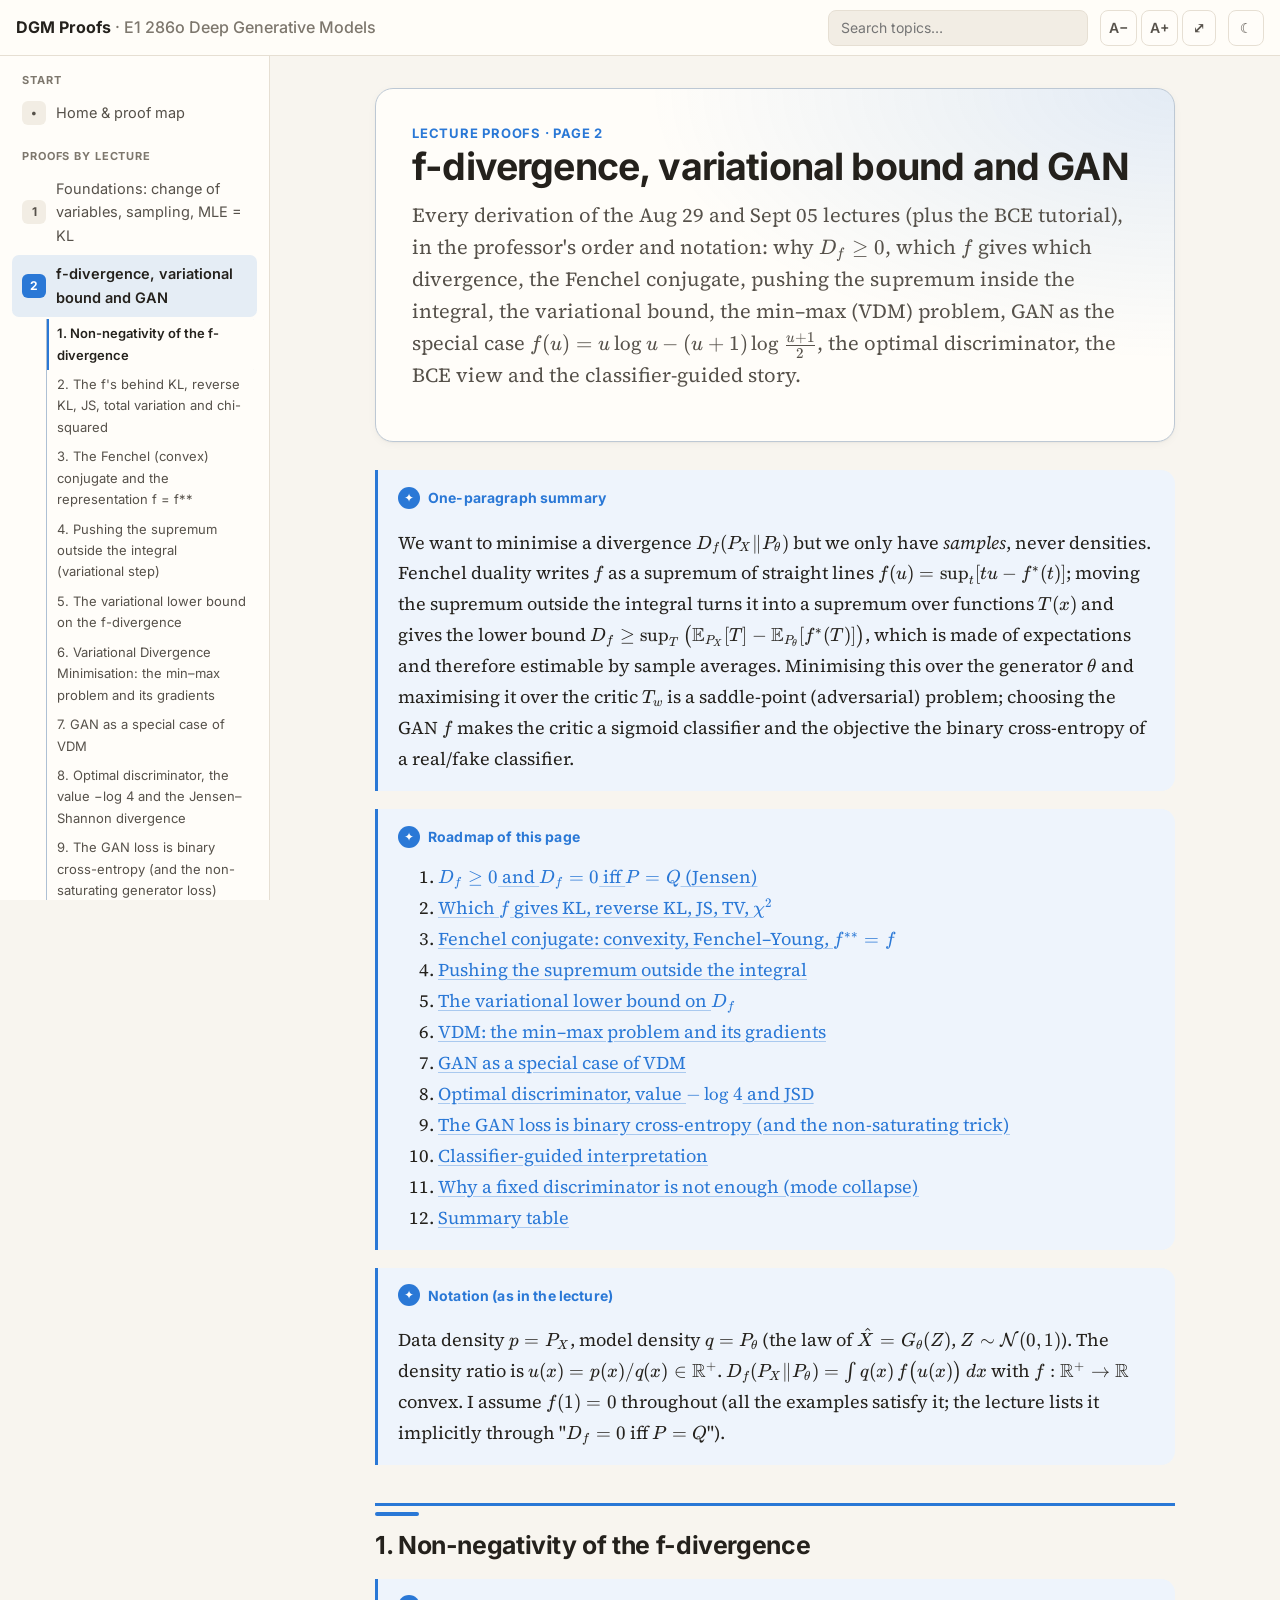
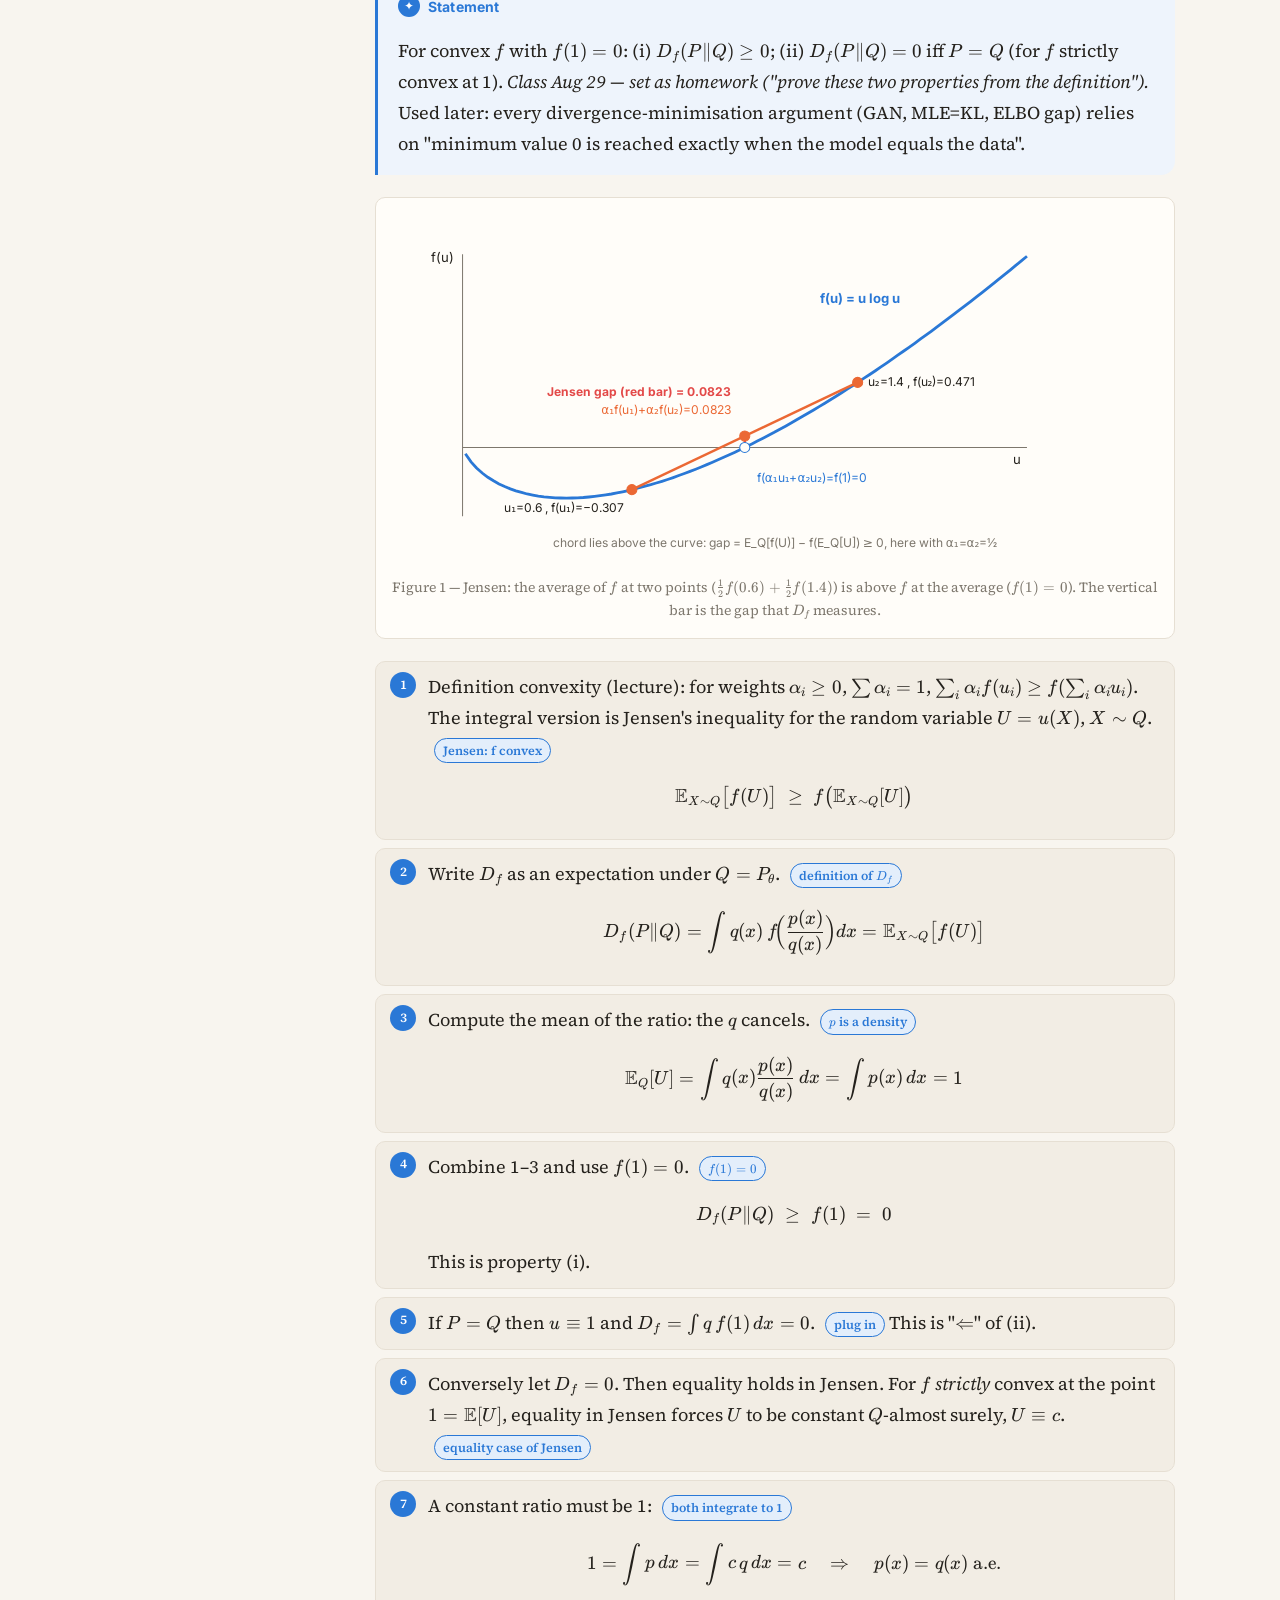
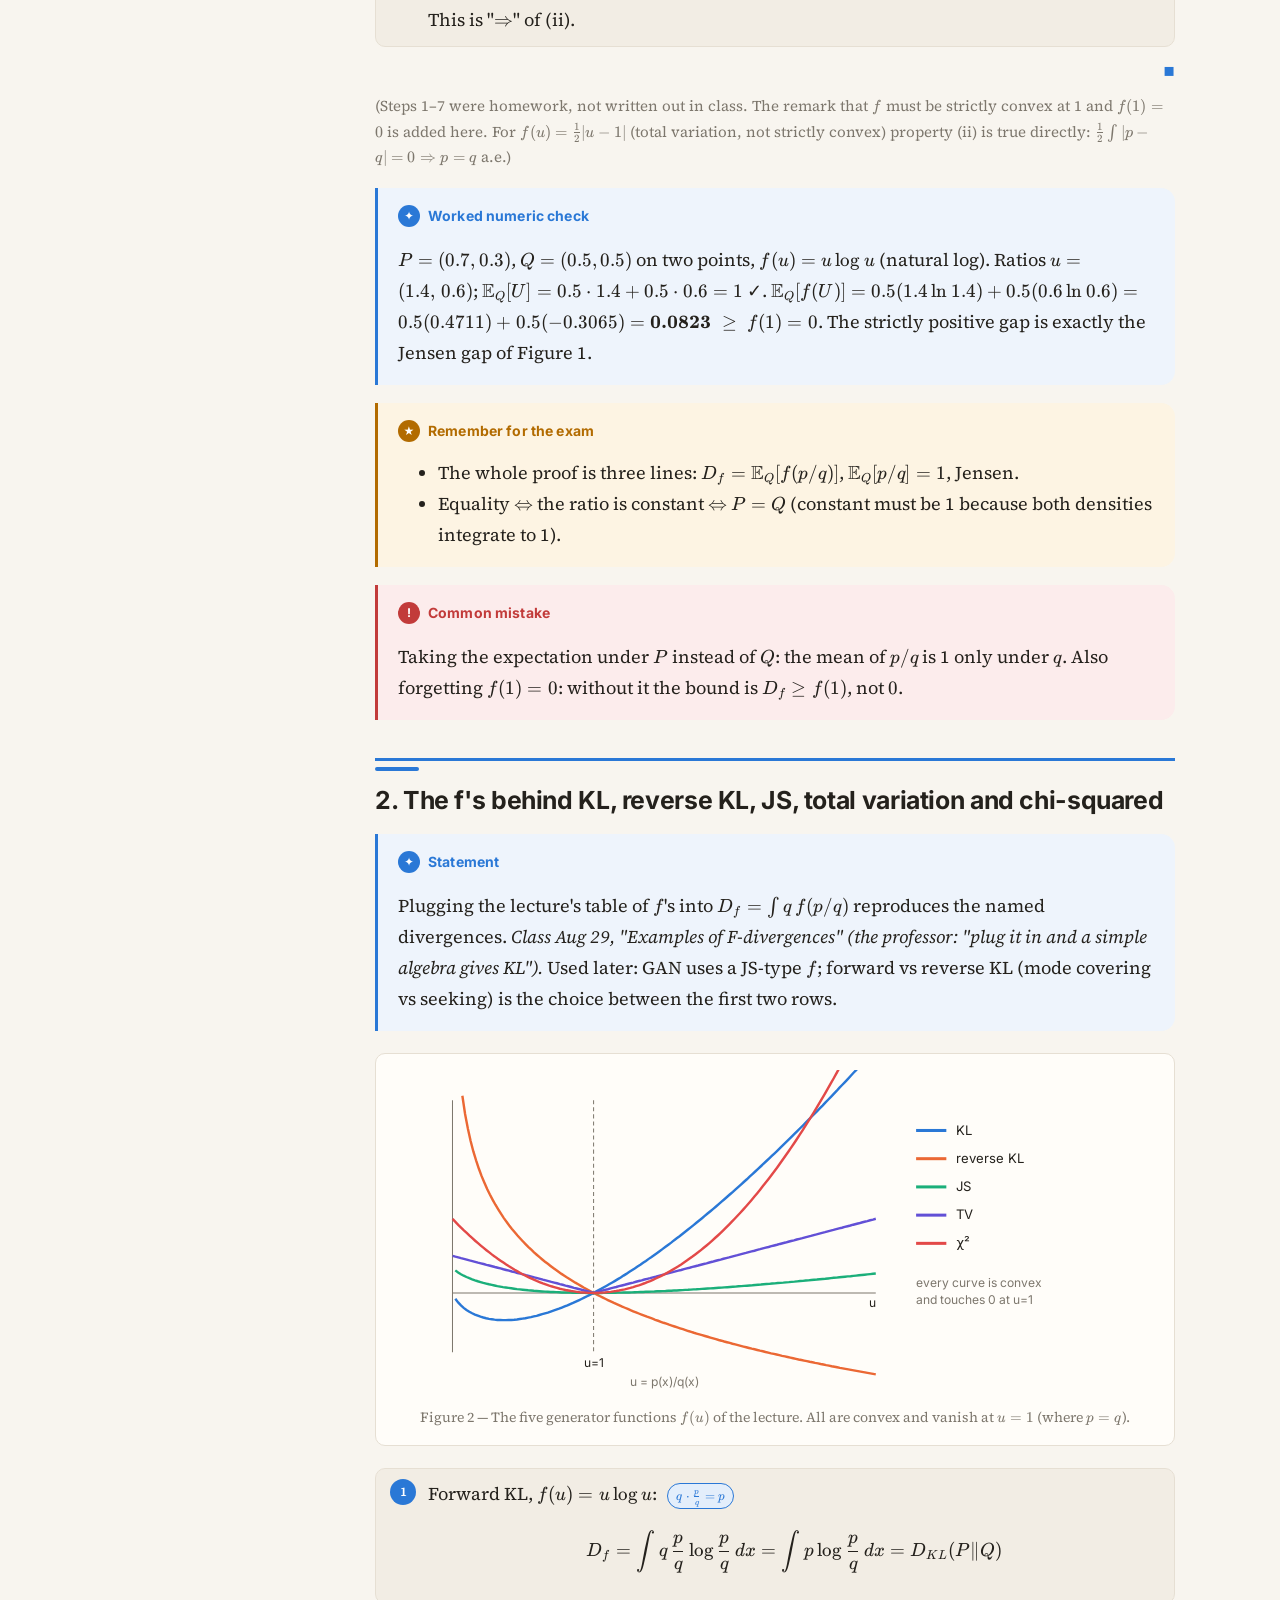
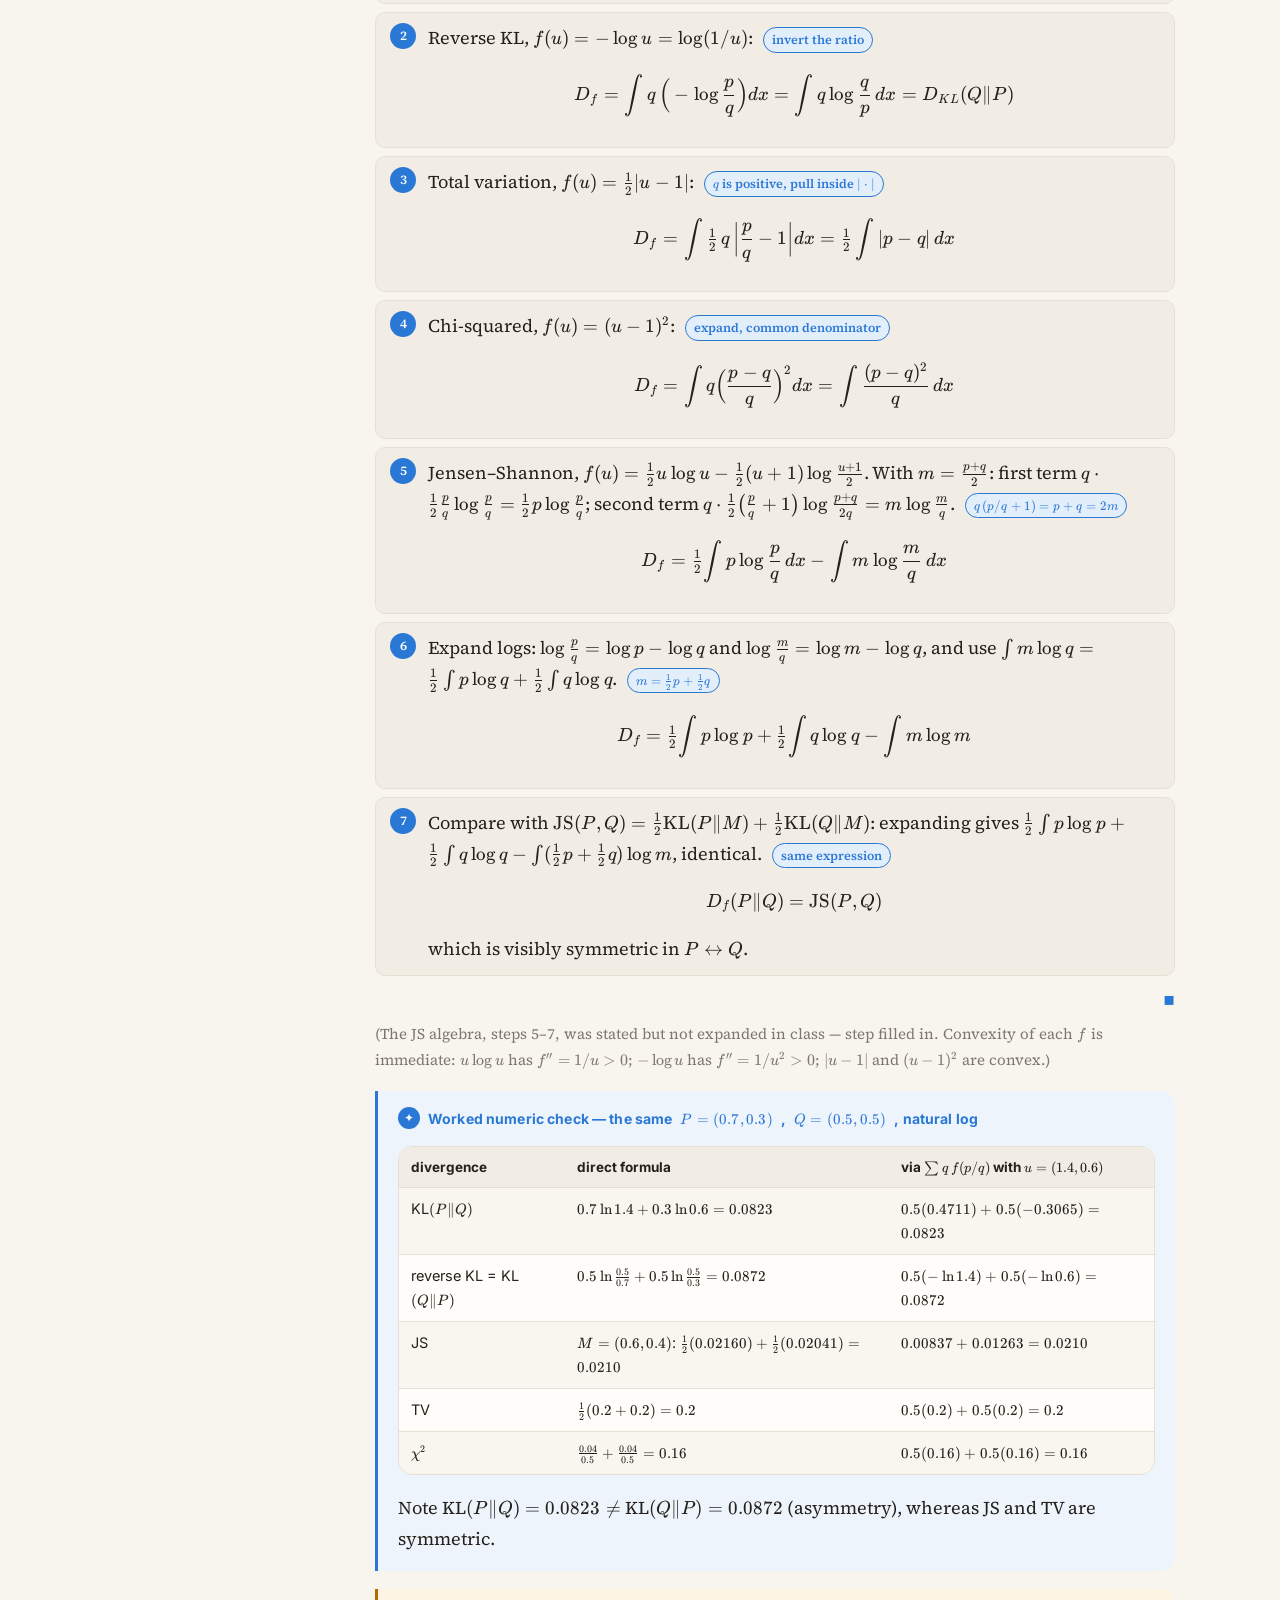
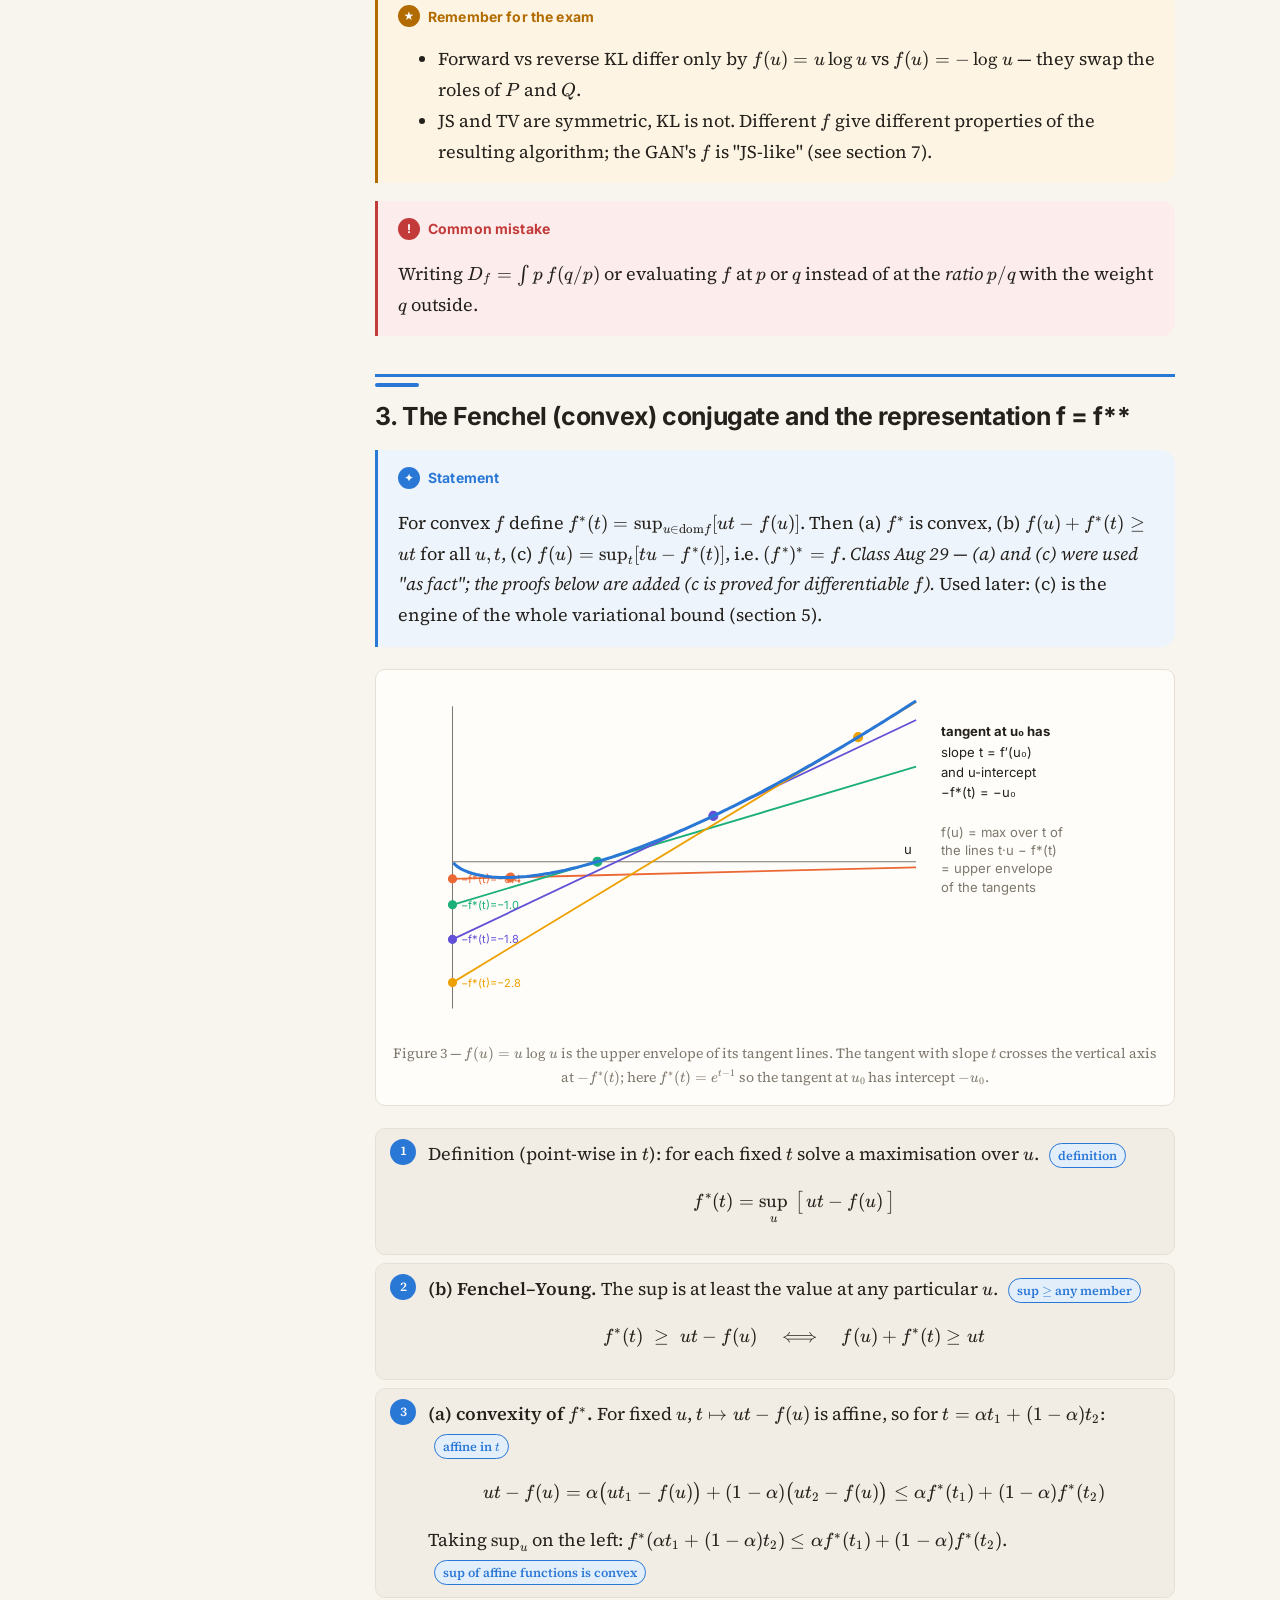
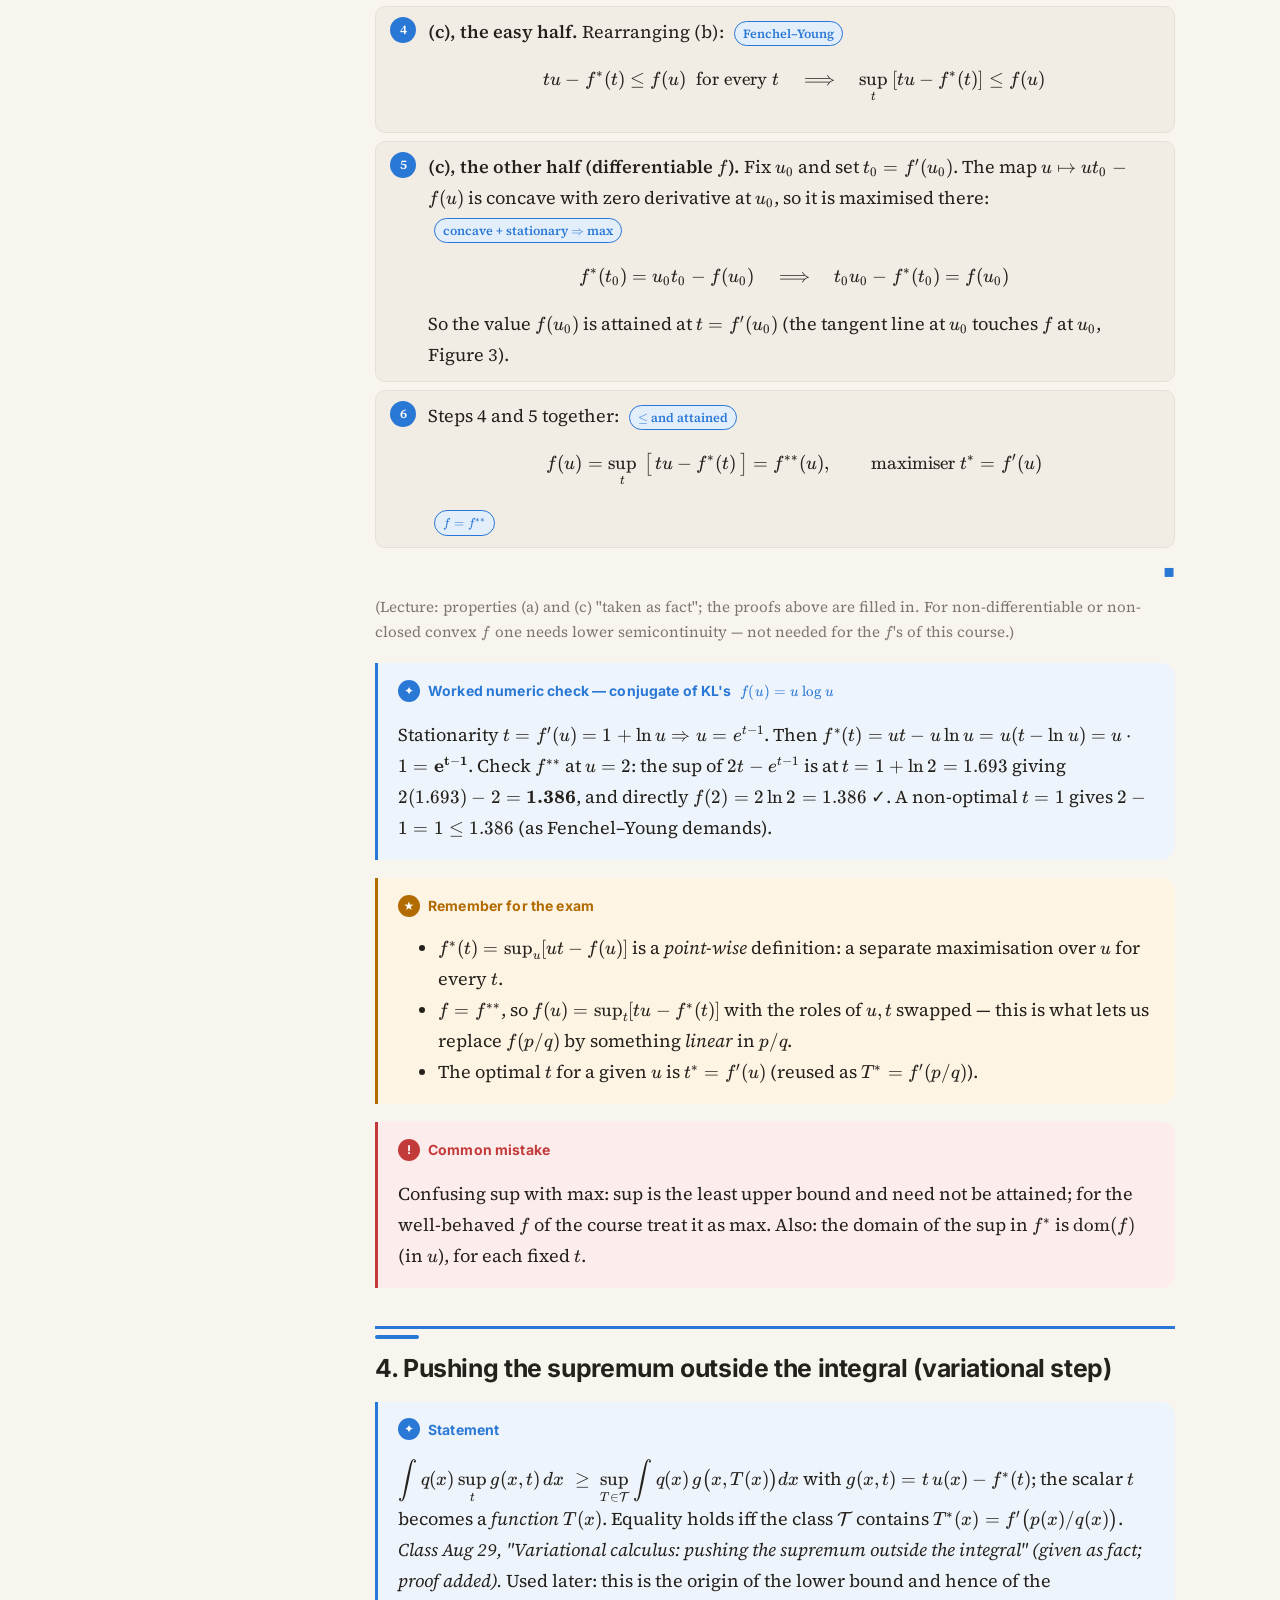
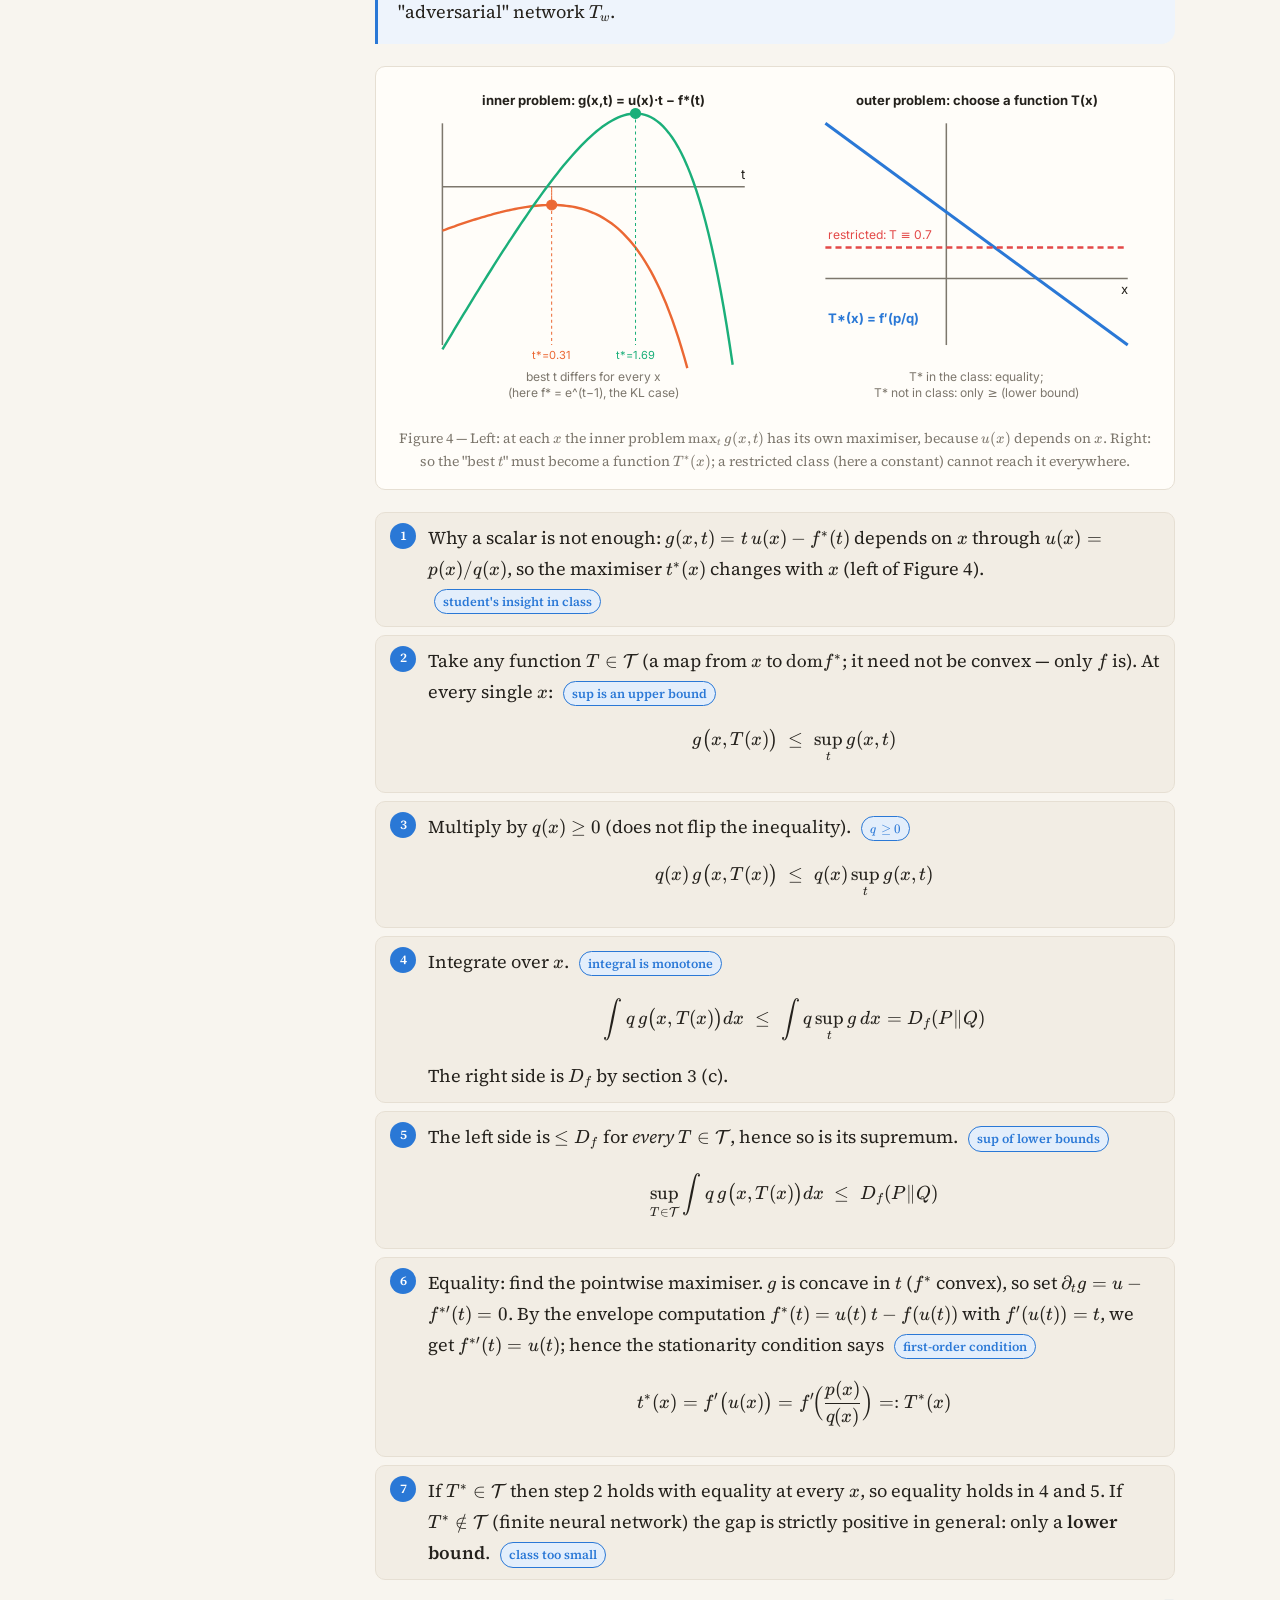
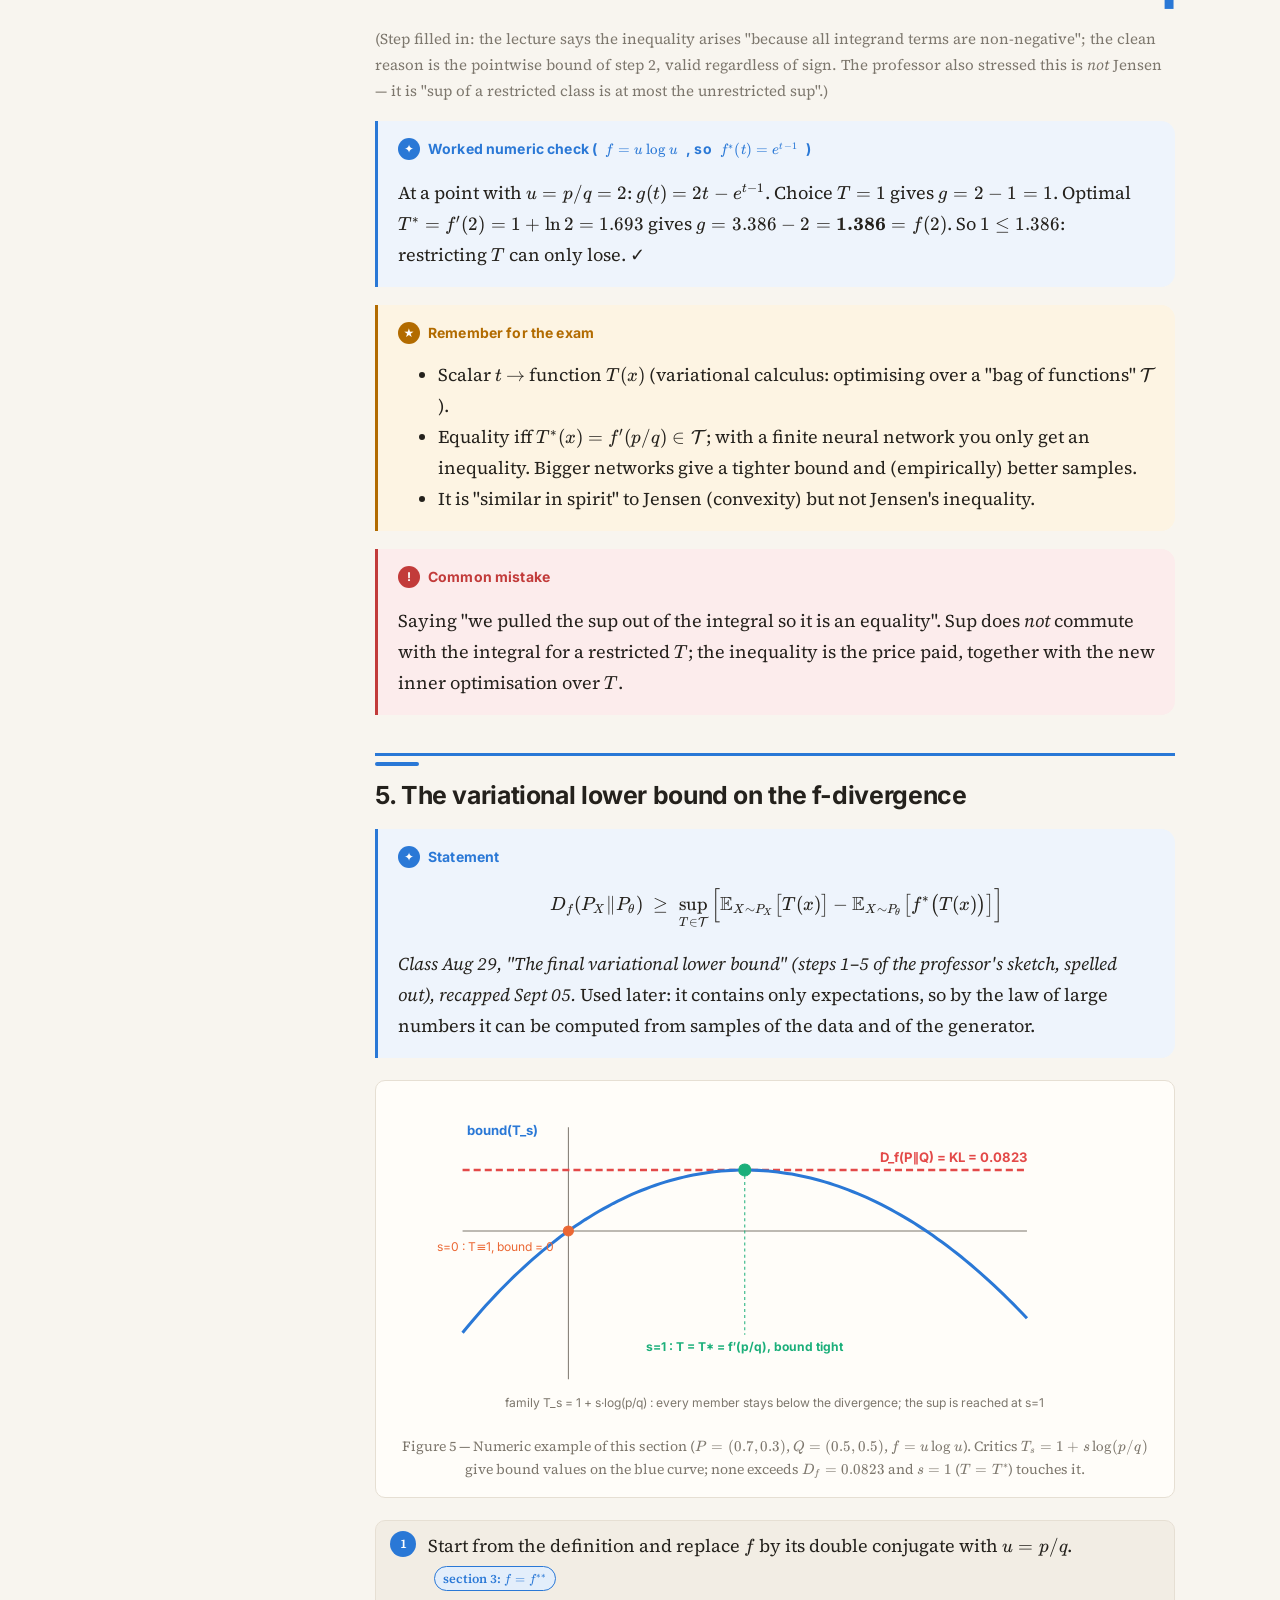
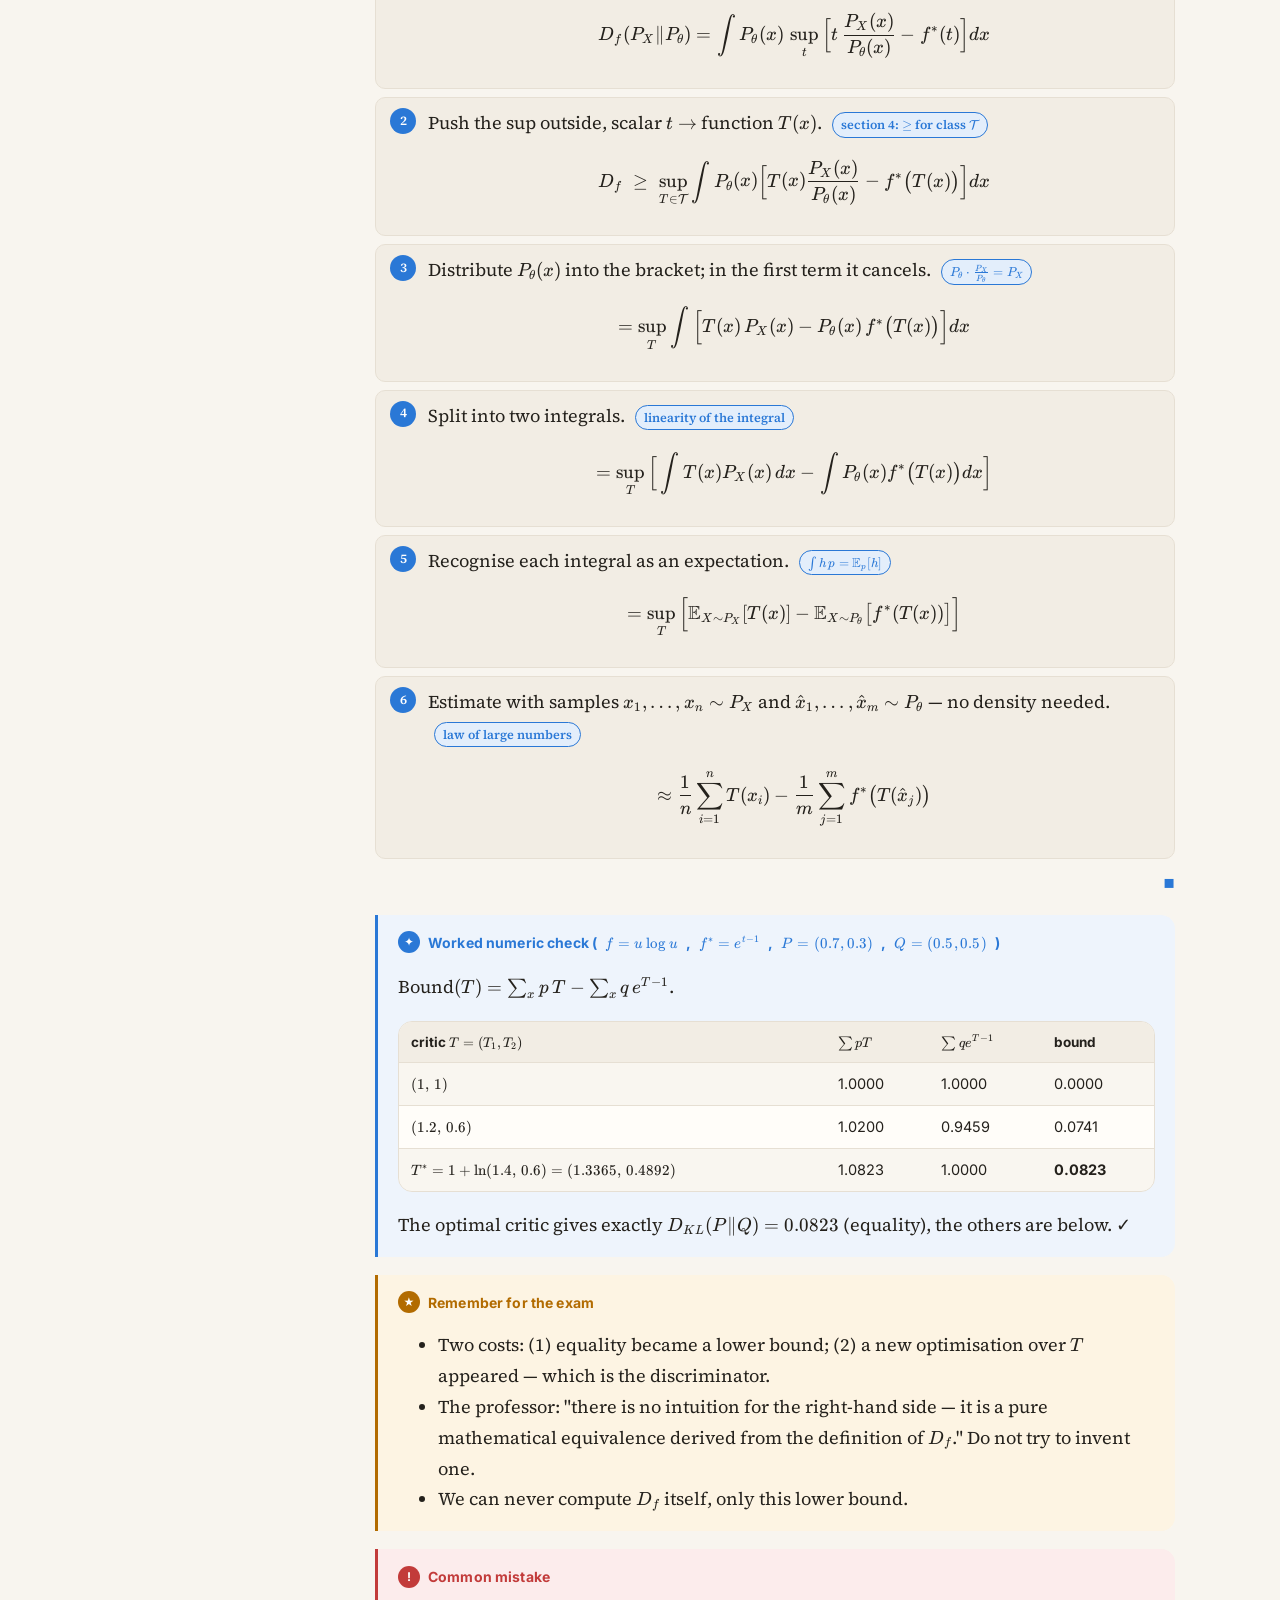
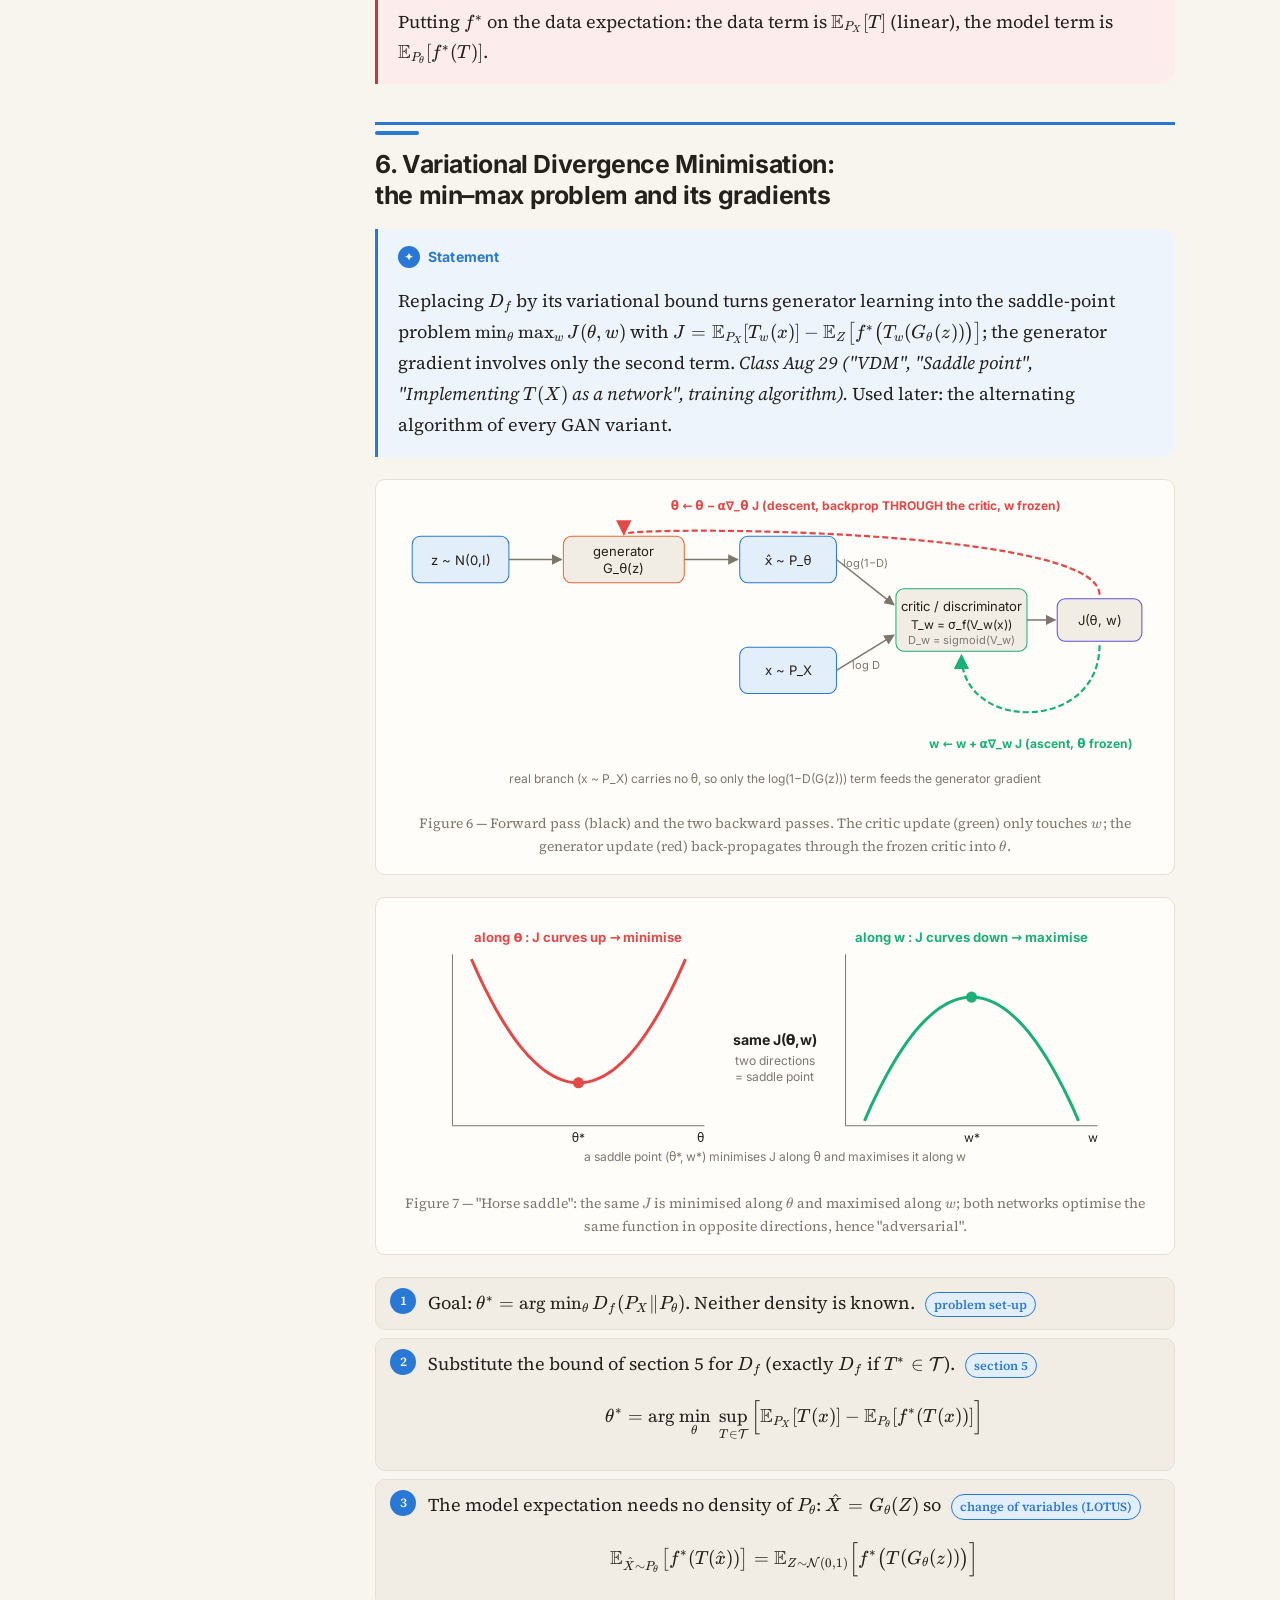
<file: p02_fdiv_gan.html>
<!doctype html>
<html lang="en">
<head>
<meta charset="utf-8">
<meta name="viewport" content="width=device-width, initial-scale=1">
<title>f-divergence, variational bound and GAN — DGM Lecture Proofs</title>
<link rel="stylesheet" href="assets/vendor/katex/katex.min.css">
<link rel="stylesheet" href="assets/style.css">
<script defer src="assets/vendor/katex/katex.min.js"></script>
<script defer src="assets/vendor/katex/auto-render.min.js"></script>
<script defer src="assets/search-index.js"></script>
<script defer src="assets/site.js"></script>
</head>
<body data-page="p02" data-root=".">
<main class="content">

<div class="hero">
  <div class="kicker">Lecture proofs · page 2</div>
  <h1>f-divergence, variational bound and GAN</h1>
  <p class="lead">Every derivation of the Aug 29 and Sept 05 lectures (plus the BCE tutorial), in the professor's order and notation: why $D_f\ge0$, which $f$ gives which divergence, the Fenchel conjugate, pushing the supremum inside the integral, the variational bound, the min–max (VDM) problem, GAN as the special case $f(u)=u\log u-(u+1)\log\frac{u+1}{2}$, the optimal discriminator, the BCE view and the classifier-guided story.</p>
</div>

<div class="box key"><span class="box-title">One-paragraph summary</span>
<p>We want to minimise a divergence $D_f(P_X\|P_\theta)$ but we only have <em>samples</em>, never densities. Fenchel duality writes $f$ as a supremum of straight lines $f(u)=\sup_t[tu-f^*(t)]$; moving the supremum outside the integral turns it into a supremum over functions $T(x)$ and gives the lower bound $D_f\ge\sup_T\big(\mathbb E_{P_X}[T]-\mathbb E_{P_\theta}[f^*(T)]\big)$, which is made of expectations and therefore estimable by sample averages. Minimising this over the generator $\theta$ and maximising it over the critic $T_w$ is a saddle-point (adversarial) problem; choosing the GAN $f$ makes the critic a sigmoid classifier and the objective the binary cross-entropy of a real/fake classifier.</p></div>

<div class="box"><span class="box-title">Roadmap of this page</span>
<ol class="small">
<li><a href="#fd-nonneg">$D_f\ge 0$ and $D_f=0$ iff $P=Q$ (Jensen)</a></li>
<li><a href="#fd-examples">Which $f$ gives KL, reverse KL, JS, TV, $\chi^2$</a></li>
<li><a href="#conjugate">Fenchel conjugate: convexity, Fenchel–Young, $f^{**}=f$</a></li>
<li><a href="#sup-int">Pushing the supremum outside the integral</a></li>
<li><a href="#var-bound">The variational lower bound on $D_f$</a></li>
<li><a href="#vdm">VDM: the min–max problem and its gradients</a></li>
<li><a href="#gan-f">GAN as a special case of VDM</a></li>
<li><a href="#opt-d">Optimal discriminator, value $-\log 4$ and JSD</a></li>
<li><a href="#bce">The GAN loss is binary cross-entropy (and the non-saturating trick)</a></li>
<li><a href="#classifier">Classifier-guided interpretation</a></li>
<li><a href="#collapse">Why a fixed discriminator is not enough (mode collapse)</a></li>
<li><a href="#summary">Summary table</a></li>
</ol></div>

<div class="box"><span class="box-title">Notation (as in the lecture)</span>
<p>Data density $p=P_X$, model density $q=P_\theta$ (the law of $\hat X=G_\theta(Z)$, $Z\sim\mathcal N(0,1)$). The density ratio is $u(x)=p(x)/q(x)\in\mathbb R^+$. $D_f(P_X\|P_\theta)=\int q(x)\,f\big(u(x)\big)\,dx$ with $f:\mathbb R^+\to\mathbb R$ convex. I assume $f(1)=0$ throughout (all the examples satisfy it; the lecture lists it implicitly through "$D_f=0$ iff $P=Q$").</p></div>

<!-- ================================================================== -->
<h2 id="fd-nonneg" class="proof-head">1. Non-negativity of the f-divergence</h2>

<div class="box key"><span class="box-title">Statement</span>
<p>For convex $f$ with $f(1)=0$: (i) $D_f(P\|Q)\ge0$; (ii) $D_f(P\|Q)=0$ iff $P=Q$ (for $f$ strictly convex at 1). <em>Class Aug 29 — set as homework ("prove these two properties from the definition").</em> Used later: every divergence-minimisation argument (GAN, MLE=KL, ELBO gap) relies on "minimum value 0 is reached exactly when the model equals the data".</p></div>

<figure class="diagram">
<svg viewBox="0 0 760 345" style="max-width:100%;height:auto" role="img" aria-label="Convex function with a chord above the curve and the Jensen gap"><line x1="70.0" y1="231.6" x2="630.0" y2="231.6" stroke="var(--text-3)"/><line x1="70.0" y1="40.0" x2="70.0" y2="300.0" stroke="var(--text-3)"/><text x="624.0" y="247.6" text-anchor="end" font-size="13">u</text><text x="62.0" y="48.0" text-anchor="end" font-size="13">f(u)</text><path d="M72.8,237.9 L78.4,245.9 L83.9,252.0 L89.5,257.0 L95.1,261.2 L100.7,264.7 L106.2,267.8 L111.8,270.4 L117.4,272.7 L122.9,274.7 L128.5,276.3 L134.1,277.8 L139.7,278.9 L145.2,279.9 L150.8,280.7 L156.4,281.2 L162.0,281.6 L167.5,281.8 L173.1,281.9 L178.7,281.8 L184.2,281.6 L189.8,281.3 L195.4,280.8 L201.0,280.2 L206.5,279.5 L212.1,278.7 L217.7,277.8 L223.2,276.7 L228.8,275.6 L234.4,274.4 L240.0,273.0 L245.5,271.6 L251.1,270.1 L256.7,268.6 L262.2,266.9 L267.8,265.2 L273.4,263.4 L279.0,261.5 L284.5,259.5 L290.1,257.5 L295.7,255.4 L301.3,253.2 L306.8,251.0 L312.4,248.7 L318.0,246.3 L323.5,243.9 L329.1,241.4 L334.7,238.9 L340.3,236.3 L345.8,233.6 L351.4,230.9 L357.0,228.1 L362.5,225.3 L368.1,222.4 L373.7,219.5 L379.3,216.6 L384.8,213.5 L390.4,210.5 L396.0,207.4 L401.5,204.2 L407.1,201.0 L412.7,197.7 L418.3,194.4 L423.8,191.1 L429.4,187.7 L435.0,184.3 L440.6,180.8 L446.1,177.3 L451.7,173.8 L457.3,170.2 L462.8,166.6 L468.4,162.9 L474.0,159.2 L479.6,155.5 L485.1,151.7 L490.7,147.9 L496.3,144.0 L501.8,140.1 L507.4,136.2 L513.0,132.3 L518.6,128.3 L524.1,124.2 L529.7,120.2 L535.3,116.1 L540.8,112.0 L546.4,107.8 L552.0,103.6 L557.6,99.4 L563.1,95.2 L568.7,90.9 L574.3,86.6 L579.9,82.2 L585.4,77.9 L591.0,73.5 L596.6,69.0 L602.1,64.6 L607.7,60.1 L613.3,55.6 L618.9,51.0 L624.4,46.5 L630.0,41.9" fill="none" stroke="var(--s1)" stroke-width="2.8"/><line x1="238.0" y1="273.5" x2="462.0" y2="167.1" stroke="var(--s2)" stroke-width="2.4"/><circle cx="238.0" cy="273.5" r="5" fill="var(--s2)" stroke="var(--s2)"/><circle cx="462.0" cy="167.1" r="5" fill="var(--s2)" stroke="var(--s2)"/><line x1="350.0" y1="231.6" x2="350.0" y2="220.3" stroke="var(--s8)" stroke-width="2.4"/><circle cx="350.0" cy="231.6" r="5" fill="var(--surface)" stroke="var(--s1)"/><circle cx="350.0" cy="220.3" r="5" fill="var(--s2)" stroke="var(--s2)"/><text x="230.0" y="295.5" text-anchor="end" font-size="12">u₁=0.6 , f(u₁)=−0.307</text><text x="472.0" y="171.1" text-anchor="start" font-size="12">u₂=1.4 , f(u₂)=0.471</text><text x="362.0" y="265.6" text-anchor="start" font-size="12" style="fill:var(--s1)">f(α₁u₁+α₂u₂)=f(1)=0</text><text x="336.0" y="198.3" text-anchor="end" font-size="12" style="fill:var(--s2)">α₁f(u₁)+α₂f(u₂)=0.0823</text><text x="336.0" y="180.3" text-anchor="end" font-size="12" font-weight="700" style="fill:var(--s8)">Jensen gap (red bar) = 0.0823</text><text x="380.0" y="330.0" text-anchor="middle" font-size="12" class="muted-t">chord lies above the curve: gap = E_Q[f(U)] − f(E_Q[U]) ≥ 0, here with α₁=α₂=½</text><text x="504.0" y="87.9" text-anchor="end" font-size="13" font-weight="700" style="fill:var(--s1)">f(u) = u log u</text></svg>
<figcaption class="small muted">Figure 1 — Jensen: the average of $f$ at two points ($\tfrac12 f(0.6)+\tfrac12 f(1.4)$) is above $f$ at the average ($f(1)=0$). The vertical bar is the gap that $D_f$ measures.</figcaption>
</figure>

<ol class="steps">
<li>Definition convexity (lecture): for weights $\alpha_i\ge0$, $\sum\alpha_i=1$, $\sum_i\alpha_if(u_i)\ge f(\sum_i\alpha_iu_i)$. The integral version is Jensen's inequality for the random variable $U=u(X)$, $X\sim Q$. <span class="why">Jensen: f convex</span>
$$\mathbb E_{X\sim Q}\big[f(U)\big]\;\ge\;f\big(\mathbb E_{X\sim Q}[U]\big)$$</li>
<li>Write $D_f$ as an expectation under $Q=P_\theta$. <span class="why">definition of $D_f$</span>
$$D_f(P\|Q)=\int q(x)\,f\!\Big(\frac{p(x)}{q(x)}\Big)dx=\mathbb E_{X\sim Q}\big[f(U)\big]$$</li>
<li>Compute the mean of the ratio: the $q$ cancels. <span class="why">$p$ is a density</span>
$$\mathbb E_{Q}[U]=\int q(x)\frac{p(x)}{q(x)}\,dx=\int p(x)\,dx=1$$</li>
<li>Combine 1–3 and use $f(1)=0$. <span class="why">$f(1)=0$</span>
$$D_f(P\|Q)\;\ge\;f(1)\;=\;0$$ This is property (i).</li>
<li>If $P=Q$ then $u\equiv1$ and $D_f=\int q\,f(1)\,dx=0$. <span class="why">plug in</span> This is "$\Leftarrow$" of (ii).</li>
<li>Conversely let $D_f=0$. Then equality holds in Jensen. For $f$ <em>strictly</em> convex at the point $1=\mathbb E[U]$, equality in Jensen forces $U$ to be constant $Q$-almost surely, $U\equiv c$. <span class="why">equality case of Jensen</span></li>
<li>A constant ratio must be 1: <span class="why">both integrate to 1</span>
$$1=\int p\,dx=\int c\,q\,dx=c\quad\Rightarrow\quad p(x)=q(x)\ \text{a.e.}$$ This is "$\Rightarrow$" of (ii).</li>
</ol>
<div class="qed">&blacksquare;</div>
<p class="small muted">(Steps 1–7 were homework, not written out in class. The remark that $f$ must be strictly convex at 1 and $f(1)=0$ is added here. For $f(u)=\tfrac12|u-1|$ (total variation, not strictly convex) property (ii) is true directly: $\tfrac12\int|p-q|=0\Rightarrow p=q$ a.e.)</p>

<div class="box key"><span class="box-title">Worked numeric check</span>
<p>$P=(0.7,0.3)$, $Q=(0.5,0.5)$ on two points, $f(u)=u\log u$ (natural log). Ratios $u=(1.4,\,0.6)$; $\mathbb E_Q[U]=0.5\cdot1.4+0.5\cdot0.6=1$ ✓. $\mathbb E_Q[f(U)]=0.5(1.4\ln1.4)+0.5(0.6\ln0.6)=0.5(0.4711)+0.5(-0.3065)=\mathbf{0.0823}\ \ge\ f(1)=0$. The strictly positive gap is exactly the Jensen gap of Figure 1.</p></div>

<div class="box exam"><span class="box-title">Remember for the exam</span>
<ul>
<li>The whole proof is three lines: $D_f=\mathbb E_Q[f(p/q)]$, $\mathbb E_Q[p/q]=1$, Jensen.</li>
<li>Equality $\Leftrightarrow$ the ratio is constant $\Leftrightarrow$ $P=Q$ (constant must be 1 because both densities integrate to 1).</li>
</ul></div>
<div class="box pitfall"><span class="box-title">Common mistake</span>
<p>Taking the expectation under $P$ instead of $Q$: the mean of $p/q$ is 1 only under $q$. Also forgetting $f(1)=0$: without it the bound is $D_f\ge f(1)$, not $0$.</p></div>

<!-- ================================================================== -->
<h2 id="fd-examples" class="proof-head">2. The f's behind KL, reverse KL, JS, total variation and chi-squared</h2>

<div class="box key"><span class="box-title">Statement</span>
<p>Plugging the lecture's table of $f$'s into $D_f=\int q\,f(p/q)$ reproduces the named divergences. <em>Class Aug 29, "Examples of F-divergences" (the professor: "plug it in and a simple algebra gives KL").</em> Used later: GAN uses a JS-type $f$; forward vs reverse KL (mode covering vs seeking) is the choice between the first two rows.</p></div>

<figure class="diagram">
<svg viewBox="0 0 760 320" style="max-width:100%;height:auto" role="img" aria-label="Graphs of the generator functions f for five f-divergences"><line x1="60.0" y1="221.2" x2="480.0" y2="221.2" stroke="var(--text-3)"/><line x1="60.0" y1="30.0" x2="60.0" y2="280.0" stroke="var(--text-3)"/><line x1="200.0" y1="30.0" x2="200.0" y2="280.0" stroke="var(--text-3)" stroke-width="1" stroke-dasharray="4 3"/><text x="200.0" y="295.0" text-anchor="middle" font-size="12">u=1</text><text x="480.0" y="235.2" text-anchor="end" font-size="12">u</text><path d="M62.8,226.9 L65.6,230.6 L68.4,233.6 L71.1,236.0 L73.9,238.1 L76.7,239.8 L79.5,241.4 L82.3,242.7 L85.1,243.8 L87.8,244.8 L90.6,245.6 L93.4,246.3 L96.2,246.9 L99.0,247.3 L101.7,247.7 L104.5,248.0 L107.3,248.1 L110.1,248.2 L112.9,248.2 L115.6,248.1 L118.4,248.0 L121.2,247.8 L124.0,247.5 L126.8,247.1 L129.6,246.7 L132.3,246.3 L135.1,245.7 L137.9,245.2 L140.7,244.5 L143.5,243.9 L146.2,243.1 L149.0,242.3 L151.8,241.5 L154.6,240.7 L157.4,239.7 L160.1,238.8 L162.9,237.8 L165.7,236.8 L168.5,235.7 L171.3,234.6 L174.1,233.5 L176.8,232.3 L179.6,231.1 L182.4,229.8 L185.2,228.5 L188.0,227.2 L190.7,225.9 L193.5,224.5 L196.3,223.1 L199.1,221.7 L201.9,220.2 L204.6,218.7 L207.4,217.2 L210.2,215.6 L213.0,214.0 L215.8,212.4 L218.6,210.8 L221.3,209.2 L224.1,207.5 L226.9,205.8 L229.7,204.0 L232.5,202.3 L235.2,200.5 L238.0,198.7 L240.8,196.9 L243.6,195.0 L246.4,193.2 L249.1,191.3 L251.9,189.4 L254.7,187.4 L257.5,185.5 L260.3,183.5 L263.1,181.5 L265.8,179.5 L268.6,177.5 L271.4,175.4 L274.2,173.3 L277.0,171.3 L279.7,169.1 L282.5,167.0 L285.3,164.9 L288.1,162.7 L290.9,160.5 L293.7,158.3 L296.4,156.1 L299.2,153.9 L302.0,151.6 L304.8,149.4 L307.6,147.1 L310.3,144.8 L313.1,142.4 L315.9,140.1 L318.7,137.8 L321.5,135.4 L324.2,133.0 L327.0,130.6 L329.8,128.2 L332.6,125.8 L335.4,123.3 L338.2,120.9 L340.9,118.4 L343.7,115.9 L346.5,113.4 L349.3,110.9 L352.1,108.4 L354.8,105.8 L357.6,103.3 L360.4,100.7 L363.2,98.1 L366.0,95.5 L368.7,92.9 L371.5,90.3 L374.3,87.7 L377.1,85.0 L379.9,82.4 L382.7,79.7 L385.4,77.0 L388.2,74.3 L391.0,71.6 L393.8,68.9 L396.6,66.1 L399.3,63.4 L402.1,60.6 L404.9,57.8 L407.7,55.1 L410.5,52.3 L413.2,49.5 L416.0,46.6 L418.8,43.8 L421.6,41.0 L424.4,38.1 L427.2,35.3 L429.9,32.4 L432.7,29.5 L435.5,26.6 L438.3,23.7 L441.1,20.8 L443.8,17.8 L446.6,14.9 L449.4,12.0 L452.2,9.0 L455.0,6.0 L457.7,3.0 L460.5,0.1 L463.3,-2.9 L466.1,-6.0" fill="none" stroke="var(--s1)" stroke-width="2.4"/><path d="M69.8,25.6 L72.5,43.7 L75.3,58.3 L78.0,70.4 L80.7,80.8 L83.5,89.9 L86.2,98.0 L88.9,105.3 L91.7,111.9 L94.4,118.0 L97.1,123.6 L99.9,128.8 L102.6,133.7 L105.4,138.3 L108.1,142.6 L110.8,146.7 L113.6,150.5 L116.3,154.2 L119.0,157.7 L121.8,161.0 L124.5,164.2 L127.2,167.2 L130.0,170.2 L132.7,173.0 L135.4,175.7 L138.2,178.3 L140.9,180.9 L143.6,183.3 L146.4,185.7 L149.1,188.0 L151.8,190.2 L154.6,192.3 L157.3,194.4 L160.0,196.5 L162.8,198.5 L165.5,200.4 L168.2,202.3 L171.0,204.1 L173.7,205.9 L176.5,207.6 L179.2,209.3 L181.9,211.0 L184.7,212.6 L187.4,214.2 L190.1,215.8 L192.9,217.3 L195.6,218.8 L198.3,220.3 L201.1,221.7 L203.8,223.1 L206.5,224.5 L209.3,225.9 L212.0,227.2 L214.7,228.5 L217.5,229.8 L220.2,231.1 L222.9,232.3 L225.7,233.6 L228.4,234.8 L231.1,235.9 L233.9,237.1 L236.6,238.3 L239.3,239.4 L242.1,240.5 L244.8,241.6 L247.6,242.7 L250.3,243.7 L253.0,244.8 L255.8,245.8 L258.5,246.8 L261.2,247.9 L264.0,248.8 L266.7,249.8 L269.4,250.8 L272.2,251.7 L274.9,252.7 L277.6,253.6 L280.4,254.5 L283.1,255.4 L285.8,256.3 L288.6,257.2 L291.3,258.1 L294.0,259.0 L296.8,259.8 L299.5,260.7 L302.2,261.5 L305.0,262.3 L307.7,263.1 L310.5,263.9 L313.2,264.7 L315.9,265.5 L318.7,266.3 L321.4,267.1 L324.1,267.9 L326.9,268.6 L329.6,269.4 L332.3,270.1 L335.1,270.8 L337.8,271.6 L340.5,272.3 L343.3,273.0 L346.0,273.7 L348.7,274.4 L351.5,275.1 L354.2,275.8 L356.9,276.5 L359.7,277.1 L362.4,277.8 L365.1,278.5 L367.9,279.1 L370.6,279.8 L373.3,280.4 L376.1,281.1 L378.8,281.7 L381.6,282.3 L384.3,282.9 L387.0,283.6 L389.8,284.2 L392.5,284.8 L395.2,285.4 L398.0,286.0 L400.7,286.6 L403.4,287.2 L406.2,287.7 L408.9,288.3 L411.6,288.9 L414.4,289.5 L417.1,290.0 L419.8,290.6 L422.6,291.1 L425.3,291.7 L428.0,292.2 L430.8,292.8 L433.5,293.3 L436.2,293.9 L439.0,294.4 L441.7,294.9 L444.4,295.5 L447.2,296.0 L449.9,296.5 L452.7,297.0 L455.4,297.5 L458.1,298.0 L460.9,298.5 L463.6,299.0 L466.3,299.5 L469.1,300.0 L471.8,300.5 L474.5,301.0 L477.3,301.5 L480.0,302.0" fill="none" stroke="var(--s2)" stroke-width="2.4"/><path d="M62.8,198.8 L65.6,200.9 L68.4,202.6 L71.1,204.1 L73.9,205.4 L76.7,206.6 L79.5,207.7 L82.3,208.7 L85.1,209.6 L87.8,210.4 L90.6,211.2 L93.4,211.9 L96.2,212.6 L99.0,213.2 L101.7,213.8 L104.5,214.4 L107.3,214.9 L110.1,215.4 L112.9,215.8 L115.6,216.2 L118.4,216.6 L121.2,217.0 L124.0,217.4 L126.8,217.7 L129.6,218.0 L132.3,218.3 L135.1,218.6 L137.9,218.8 L140.7,219.1 L143.5,219.3 L146.2,219.5 L149.0,219.7 L151.8,219.9 L154.6,220.0 L157.4,220.2 L160.1,220.3 L162.9,220.4 L165.7,220.5 L168.5,220.7 L171.3,220.7 L174.1,220.8 L176.8,220.9 L179.6,221.0 L182.4,221.0 L185.2,221.1 L188.0,221.1 L190.7,221.1 L193.5,221.2 L196.3,221.2 L199.1,221.2 L201.9,221.2 L204.6,221.2 L207.4,221.2 L210.2,221.1 L213.0,221.1 L215.8,221.1 L218.6,221.0 L221.3,221.0 L224.1,220.9 L226.9,220.9 L229.7,220.8 L232.5,220.7 L235.2,220.7 L238.0,220.6 L240.8,220.5 L243.6,220.4 L246.4,220.3 L249.1,220.2 L251.9,220.1 L254.7,220.0 L257.5,219.9 L260.3,219.8 L263.1,219.6 L265.8,219.5 L268.6,219.4 L271.4,219.3 L274.2,219.1 L277.0,219.0 L279.7,218.8 L282.5,218.7 L285.3,218.5 L288.1,218.4 L290.9,218.2 L293.7,218.1 L296.4,217.9 L299.2,217.7 L302.0,217.6 L304.8,217.4 L307.6,217.2 L310.3,217.0 L313.1,216.8 L315.9,216.7 L318.7,216.5 L321.5,216.3 L324.2,216.1 L327.0,215.9 L329.8,215.7 L332.6,215.5 L335.4,215.3 L338.2,215.1 L340.9,214.9 L343.7,214.6 L346.5,214.4 L349.3,214.2 L352.1,214.0 L354.8,213.8 L357.6,213.6 L360.4,213.3 L363.2,213.1 L366.0,212.9 L368.7,212.6 L371.5,212.4 L374.3,212.2 L377.1,211.9 L379.9,211.7 L382.7,211.4 L385.4,211.2 L388.2,211.0 L391.0,210.7 L393.8,210.5 L396.6,210.2 L399.3,210.0 L402.1,209.7 L404.9,209.4 L407.7,209.2 L410.5,208.9 L413.2,208.7 L416.0,208.4 L418.8,208.1 L421.6,207.9 L424.4,207.6 L427.2,207.3 L429.9,207.1 L432.7,206.8 L435.5,206.5 L438.3,206.2 L441.1,206.0 L443.8,205.7 L446.6,205.4 L449.4,205.1 L452.2,204.8 L455.0,204.6 L457.7,204.3 L460.5,204.0 L463.3,203.7 L466.1,203.4 L468.9,203.1 L471.7,202.8 L474.4,202.5 L477.2,202.2 L480.0,201.9" fill="none" stroke="var(--s3)" stroke-width="2.4"/><path d="M60.1,184.4 L62.9,185.2 L65.7,185.9 L68.5,186.7 L71.3,187.4 L74.1,188.1 L76.9,188.9 L79.7,189.6 L82.5,190.3 L85.3,191.1 L88.1,191.8 L90.9,192.5 L93.7,193.3 L96.5,194.0 L99.3,194.7 L102.1,195.5 L104.9,196.2 L107.7,196.9 L110.5,197.7 L113.3,198.4 L116.1,199.1 L118.9,199.9 L121.7,200.6 L124.5,201.4 L127.3,202.1 L130.1,202.8 L132.9,203.6 L135.7,204.3 L138.5,205.0 L141.3,205.8 L144.1,206.5 L146.9,207.2 L149.7,208.0 L152.5,208.7 L155.3,209.4 L158.1,210.2 L160.9,210.9 L163.7,211.6 L166.5,212.4 L169.3,213.1 L172.1,213.9 L174.9,214.6 L177.7,215.3 L180.5,216.1 L183.3,216.8 L186.1,217.5 L188.9,218.3 L191.7,219.0 L194.5,219.7 L197.3,220.5 L200.1,221.2 L202.9,220.4 L205.7,219.7 L208.5,218.9 L211.3,218.2 L214.1,217.5 L216.9,216.7 L219.7,216.0 L222.5,215.3 L225.3,214.5 L228.1,213.8 L230.9,213.1 L233.7,212.3 L236.5,211.6 L239.3,210.9 L242.1,210.1 L244.9,209.4 L247.7,208.7 L250.5,207.9 L253.3,207.2 L256.1,206.5 L258.9,205.7 L261.7,205.0 L264.5,204.2 L267.3,203.5 L270.1,202.8 L272.9,202.0 L275.7,201.3 L278.5,200.6 L281.3,199.8 L284.1,199.1 L286.9,198.4 L289.7,197.6 L292.5,196.9 L295.3,196.2 L298.1,195.4 L300.9,194.7 L303.7,194.0 L306.5,193.2 L309.3,192.5 L312.1,191.8 L314.9,191.0 L317.7,190.3 L320.5,189.5 L323.3,188.8 L326.1,188.1 L328.9,187.3 L331.6,186.6 L334.4,185.9 L337.2,185.1 L340.0,184.4 L342.8,183.7 L345.6,182.9 L348.4,182.2 L351.2,181.5 L354.0,180.7 L356.8,180.0 L359.6,179.3 L362.4,178.5 L365.2,177.8 L368.0,177.0 L370.8,176.3 L373.6,175.6 L376.4,174.8 L379.2,174.1 L382.0,173.4 L384.8,172.6 L387.6,171.9 L390.4,171.2 L393.2,170.4 L396.0,169.7 L398.8,169.0 L401.6,168.2 L404.4,167.5 L407.2,166.8 L410.0,166.0 L412.8,165.3 L415.6,164.6 L418.4,163.8 L421.2,163.1 L424.0,162.3 L426.8,161.6 L429.6,160.9 L432.4,160.1 L435.2,159.4 L438.0,158.7 L440.8,157.9 L443.6,157.2 L446.4,156.5 L449.2,155.7 L452.0,155.0 L454.8,154.3 L457.6,153.5 L460.4,152.8 L463.2,152.1 L466.0,151.3 L468.8,150.6 L471.6,149.9 L474.4,149.1 L477.2,148.4 L480.0,147.6" fill="none" stroke="var(--s7)" stroke-width="2.4"/><path d="M60.1,147.8 L62.9,150.7 L65.7,153.6 L68.5,156.3 L71.3,159.1 L74.1,161.7 L76.9,164.4 L79.7,166.9 L82.5,169.4 L85.3,171.8 L88.1,174.2 L90.9,176.5 L93.7,178.8 L96.5,181.0 L99.3,183.2 L102.1,185.2 L104.9,187.3 L107.7,189.2 L110.5,191.1 L113.3,193.0 L116.1,194.8 L118.9,196.5 L121.7,198.2 L124.5,199.8 L127.3,201.4 L130.1,202.9 L132.9,204.3 L135.7,205.7 L138.5,207.0 L141.3,208.3 L144.1,209.5 L146.9,210.6 L149.7,211.7 L152.5,212.7 L155.3,213.7 L158.1,214.6 L160.9,215.4 L163.7,216.2 L166.5,217.0 L169.3,217.6 L172.1,218.3 L174.9,218.8 L177.7,219.3 L180.5,219.7 L183.3,220.1 L186.1,220.5 L188.9,220.7 L191.7,220.9 L194.5,221.1 L197.3,221.1 L200.1,221.2 L202.9,221.1 L205.7,221.1 L208.5,220.9 L211.3,220.7 L214.1,220.4 L216.9,220.1 L219.7,219.7 L222.5,219.3 L225.3,218.8 L228.1,218.2 L230.9,217.6 L233.7,216.9 L236.5,216.2 L239.3,215.4 L242.1,214.5 L244.9,213.6 L247.7,212.6 L250.5,211.6 L253.3,210.5 L256.1,209.4 L258.9,208.2 L261.7,206.9 L264.5,205.6 L267.3,204.2 L270.1,202.8 L272.9,201.3 L275.7,199.7 L278.5,198.1 L281.3,196.4 L284.1,194.7 L286.9,192.9 L289.7,191.0 L292.5,189.1 L295.3,187.1 L298.1,185.1 L300.9,183.0 L303.7,180.9 L306.5,178.7 L309.3,176.4 L312.1,174.1 L314.9,171.7 L317.7,169.2 L320.5,166.7 L323.3,164.2 L326.1,161.6 L328.9,158.9 L331.6,156.2 L334.4,153.4 L337.2,150.5 L340.0,147.6 L342.8,144.6 L345.6,141.6 L348.4,138.5 L351.2,135.4 L354.0,132.2 L356.8,128.9 L359.6,125.6 L362.4,122.2 L365.2,118.7 L368.0,115.2 L370.8,111.7 L373.6,108.1 L376.4,104.4 L379.2,100.7 L382.0,96.9 L384.8,93.0 L387.6,89.1 L390.4,85.1 L393.2,81.1 L396.0,77.0 L398.8,72.9 L401.6,68.7 L404.4,64.4 L407.2,60.1 L410.0,55.7 L412.8,51.3 L415.6,46.8 L418.4,42.2 L421.2,37.6 L424.0,32.9 L426.8,28.2 L429.6,23.4 L432.4,18.5 L435.2,13.6 L438.0,8.7 L440.8,3.6 L443.6,-1.5 L446.4,-6.6" fill="none" stroke="var(--s8)" stroke-width="2.4"/><line x1="520.0" y1="60.0" x2="550.0" y2="60.0" stroke="var(--s1)" stroke-width="3"/><text x="560.0" y="64.0" text-anchor="start" font-size="13">KL</text><line x1="520.0" y1="88.0" x2="550.0" y2="88.0" stroke="var(--s2)" stroke-width="3"/><text x="560.0" y="92.0" text-anchor="start" font-size="13">reverse KL</text><line x1="520.0" y1="116.0" x2="550.0" y2="116.0" stroke="var(--s3)" stroke-width="3"/><text x="560.0" y="120.0" text-anchor="start" font-size="13">JS</text><line x1="520.0" y1="144.0" x2="550.0" y2="144.0" stroke="var(--s7)" stroke-width="3"/><text x="560.0" y="148.0" text-anchor="start" font-size="13">TV</text><line x1="520.0" y1="172.0" x2="550.0" y2="172.0" stroke="var(--s8)" stroke-width="3"/><text x="560.0" y="176.0" text-anchor="start" font-size="13">χ²</text><text x="520.0" y="215.0" text-anchor="start" font-size="12" class="muted-t">every curve is convex</text><text x="520.0" y="232.0" text-anchor="start" font-size="12" class="muted-t">and touches 0 at u=1</text><text x="270.0" y="314.0" text-anchor="middle" font-size="12" class="muted-t">u = p(x)/q(x)</text></svg>
<figcaption class="small muted">Figure 2 — The five generator functions $f(u)$ of the lecture. All are convex and vanish at $u=1$ (where $p=q$).</figcaption>
</figure>

<ol class="steps">
<li>Forward KL, $f(u)=u\log u$: <span class="why">$q\cdot\frac pq=p$</span>
$$D_f=\int q\,\frac pq\log\frac pq\,dx=\int p\log\frac pq\,dx=D_{KL}(P\|Q)$$</li>
<li>Reverse KL, $f(u)=-\log u=\log(1/u)$: <span class="why">invert the ratio</span>
$$D_f=\int q\,\Big(-\log\frac pq\Big)dx=\int q\log\frac qp\,dx=D_{KL}(Q\|P)$$</li>
<li>Total variation, $f(u)=\tfrac12|u-1|$: <span class="why">$q$ is positive, pull inside $|\cdot|$</span>
$$D_f=\int\tfrac12\,q\,\Big|\frac pq-1\Big|dx=\tfrac12\int|p-q|\,dx$$</li>
<li>Chi-squared, $f(u)=(u-1)^2$: <span class="why">expand, common denominator</span>
$$D_f=\int q\Big(\frac{p-q}{q}\Big)^2dx=\int\frac{(p-q)^2}{q}\,dx$$</li>
<li>Jensen–Shannon, $f(u)=\tfrac12u\log u-\tfrac12(u+1)\log\frac{u+1}2$. With $m=\frac{p+q}{2}$: first term $q\cdot\frac12\frac pq\log\frac pq=\tfrac12p\log\frac pq$; second term $q\cdot\frac12\big(\frac pq+1\big)\log\frac{p+q}{2q}=m\log\frac mq$. <span class="why">$q\,(p/q+1)=p+q=2m$</span>
$$D_f=\tfrac12\!\int p\log\frac pq\,dx-\int m\log\frac mq\,dx$$</li>
<li>Expand logs: $\log\frac pq=\log p-\log q$ and $\log\frac mq=\log m-\log q$, and use $\int m\log q=\tfrac12\int p\log q+\tfrac12\int q\log q$. <span class="why">$m=\tfrac12p+\tfrac12q$</span>
$$D_f=\tfrac12\!\int p\log p+\tfrac12\!\int q\log q-\int m\log m$$</li>
<li>Compare with $\mathrm{JS}(P,Q)=\tfrac12\mathrm{KL}(P\|M)+\tfrac12\mathrm{KL}(Q\|M)$: expanding gives $\tfrac12\int p\log p+\tfrac12\int q\log q-\int(\tfrac12p+\tfrac12q)\log m$, identical. <span class="why">same expression</span>
$$D_f(P\|Q)=\mathrm{JS}(P,Q)$$ which is visibly symmetric in $P\leftrightarrow Q$.</li>
</ol>
<div class="qed">&blacksquare;</div>
<p class="small muted">(The JS algebra, steps 5–7, was stated but not expanded in class — step filled in. Convexity of each $f$ is immediate: $u\log u$ has $f''=1/u>0$; $-\log u$ has $f''=1/u^2>0$; $|u-1|$ and $(u-1)^2$ are convex.)</p>

<div class="box key"><span class="box-title">Worked numeric check — the same $P=(0.7,0.3)$, $Q=(0.5,0.5)$, natural log</span>
<div class="table-wrap"><table>
<tr><th>divergence</th><th>direct formula</th><th>via $\sum q\,f(p/q)$ with $u=(1.4,0.6)$</th></tr>
<tr><td>KL$(P\|Q)$</td><td>$0.7\ln1.4+0.3\ln0.6=0.0823$</td><td>$0.5(0.4711)+0.5(-0.3065)=0.0823$</td></tr>
<tr><td>reverse KL = KL$(Q\|P)$</td><td>$0.5\ln\frac{0.5}{0.7}+0.5\ln\frac{0.5}{0.3}=0.0872$</td><td>$0.5(-\ln1.4)+0.5(-\ln0.6)=0.0872$</td></tr>
<tr><td>JS</td><td>$M=(0.6,0.4)$: $\tfrac12(0.02160)+\tfrac12(0.02041)=0.0210$</td><td>$0.00837+0.01263=0.0210$</td></tr>
<tr><td>TV</td><td>$\tfrac12(0.2+0.2)=0.2$</td><td>$0.5(0.2)+0.5(0.2)=0.2$</td></tr>
<tr><td>$\chi^2$</td><td>$\frac{0.04}{0.5}+\frac{0.04}{0.5}=0.16$</td><td>$0.5(0.16)+0.5(0.16)=0.16$</td></tr>
</table></div>
<p>Note KL$(P\|Q)=0.0823\ne$ KL$(Q\|P)=0.0872$ (asymmetry), whereas JS and TV are symmetric.</p></div>

<div class="box exam"><span class="box-title">Remember for the exam</span>
<ul>
<li>Forward vs reverse KL differ only by $f(u)=u\log u$ vs $f(u)=-\log u$ — they swap the roles of $P$ and $Q$.</li>
<li>JS and TV are symmetric, KL is not. Different $f$ give different properties of the resulting algorithm; the GAN's $f$ is "JS-like" (see section 7).</li>
</ul></div>
<div class="box pitfall"><span class="box-title">Common mistake</span>
<p>Writing $D_f=\int p\,f(q/p)$ or evaluating $f$ at $p$ or $q$ instead of at the <em>ratio</em> $p/q$ with the weight $q$ outside.</p></div>

<!-- ================================================================== -->
<h2 id="conjugate" class="proof-head">3. The Fenchel (convex) conjugate and the representation f = f**</h2>

<div class="box key"><span class="box-title">Statement</span>
<p>For convex $f$ define $f^*(t)=\sup_{u\in\mathrm{dom}f}[ut-f(u)]$. Then (a) $f^*$ is convex, (b) $f(u)+f^*(t)\ge ut$ for all $u,t$, (c) $f(u)=\sup_t[tu-f^*(t)]$, i.e. $(f^*)^*=f$. <em>Class Aug 29 — (a) and (c) were used "as fact"; the proofs below are added (c is proved for differentiable $f$).</em> Used later: (c) is the engine of the whole variational bound (section 5).</p></div>

<figure class="diagram">
<svg viewBox="0 0 760 340" style="max-width:100%;height:auto" role="img" aria-label="f as the upper envelope of its tangent lines whose intercepts are minus the conjugate"><line x1="60.0" y1="174.3" x2="520.0" y2="174.3" stroke="var(--text-3)"/><line x1="60.0" y1="20.0" x2="60.0" y2="320.0" stroke="var(--text-3)"/><text x="516.0" y="166.3" text-anchor="end" font-size="13">u</text><line x1="60.0" y1="191.4" x2="520.0" y2="179.9" stroke="var(--s2)" stroke-width="1.8"/><circle cx="117.5" cy="190.0" r="4.5" fill="var(--s2)" stroke="var(--s2)"/><circle cx="60.0" cy="191.4" r="4" fill="var(--s2)" stroke="var(--s2)"/><text x="68.0" y="195.4" text-anchor="start" font-size="11" style="fill:var(--s2)">−f*(t)=−0.4</text><line x1="60.0" y1="217.1" x2="520.0" y2="80.0" stroke="var(--s3)" stroke-width="1.8"/><circle cx="203.8" cy="174.3" r="4.5" fill="var(--s3)" stroke="var(--s3)"/><circle cx="60.0" cy="217.1" r="4" fill="var(--s3)" stroke="var(--s3)"/><text x="68.0" y="221.1" text-anchor="start" font-size="11" style="fill:var(--s3)">−f*(t)=−1.0</text><line x1="60.0" y1="251.4" x2="520.0" y2="33.7" stroke="var(--s7)" stroke-width="1.8"/><circle cx="318.8" cy="128.9" r="4.5" fill="var(--s7)" stroke="var(--s7)"/><circle cx="60.0" cy="251.4" r="4" fill="var(--s7)" stroke="var(--s7)"/><text x="68.0" y="255.4" text-anchor="start" font-size="11" style="fill:var(--s7)">−f*(t)=−1.8</text><line x1="60.0" y1="294.3" x2="520.0" y2="15.9" stroke="var(--s4)" stroke-width="1.8"/><circle cx="462.5" cy="50.7" r="4.5" fill="var(--s4)" stroke="var(--s4)"/><circle cx="60.0" cy="294.3" r="4" fill="var(--s4)" stroke="var(--s4)"/><text x="68.0" y="298.3" text-anchor="start" font-size="11" style="fill:var(--s4)">−f*(t)=−2.8</text><path d="M60.7,175.4 L64.5,179.0 L68.4,181.4 L72.2,183.3 L76.0,184.8 L79.9,186.0 L83.7,187.0 L87.5,187.8 L91.3,188.5 L95.2,189.0 L99.0,189.5 L102.8,189.7 L106.6,189.9 L110.5,190.0 L114.3,190.0 L118.1,190.0 L122.0,189.8 L125.8,189.6 L129.6,189.3 L133.4,189.0 L137.3,188.6 L141.1,188.1 L144.9,187.6 L148.7,187.0 L152.6,186.4 L156.4,185.8 L160.2,185.1 L164.1,184.3 L167.9,183.5 L171.7,182.7 L175.5,181.8 L179.4,180.9 L183.2,180.0 L187.0,179.0 L190.8,178.0 L194.7,176.9 L198.5,175.8 L202.3,174.7 L206.2,173.6 L210.0,172.4 L213.8,171.2 L217.6,170.0 L221.5,168.7 L225.3,167.4 L229.1,166.1 L232.9,164.8 L236.8,163.4 L240.6,162.0 L244.4,160.6 L248.3,159.1 L252.1,157.7 L255.9,156.2 L259.7,154.7 L263.6,153.2 L267.4,151.6 L271.2,150.1 L275.0,148.5 L278.9,146.9 L282.7,145.2 L286.5,143.6 L290.4,141.9 L294.2,140.2 L298.0,138.5 L301.8,136.8 L305.7,135.0 L309.5,133.3 L313.3,131.5 L317.2,129.7 L321.0,127.9 L324.8,126.1 L328.6,124.2 L332.5,122.3 L336.3,120.5 L340.1,118.6 L343.9,116.7 L347.8,114.7 L351.6,112.8 L355.4,110.8 L359.3,108.9 L363.1,106.9 L366.9,104.9 L370.7,102.9 L374.6,100.8 L378.4,98.8 L382.2,96.7 L386.0,94.7 L389.9,92.6 L393.7,90.5 L397.5,88.4 L401.4,86.3 L405.2,84.1 L409.0,82.0 L412.8,79.8 L416.7,77.7 L420.5,75.5 L424.3,73.3 L428.1,71.1 L432.0,68.9 L435.8,66.6 L439.6,64.4 L443.5,62.1 L447.3,59.9 L451.1,57.6 L454.9,55.3 L458.8,53.0 L462.6,50.7 L466.4,48.4 L470.2,46.0 L474.1,43.7 L477.9,41.3 L481.7,39.0 L485.6,36.6 L489.4,34.2 L493.2,31.8 L497.0,29.4 L500.9,27.0 L504.7,24.6 L508.5,22.1 L512.3,19.7 L516.2,17.2 L520.0,14.8" fill="none" stroke="var(--s1)" stroke-width="3"/><text x="518.0" y="-11.2" text-anchor="end" font-size="13" font-weight="700" style="fill:var(--s1)">f(u)=u log u</text><text x="545.0" y="50.0" text-anchor="start" font-size="13" font-weight="700">tangent at u₀ has</text><text x="545.0" y="70.0" text-anchor="start" font-size="13">slope t = f′(u₀)</text><text x="545.0" y="90.0" text-anchor="start" font-size="13">and u-intercept</text><text x="545.0" y="110.0" text-anchor="start" font-size="13">−f*(t) = −u₀</text><text x="545.0" y="150.0" text-anchor="start" font-size="13" class="muted-t">f(u) = max over t of</text><text x="545.0" y="168.0" text-anchor="start" font-size="13" class="muted-t">the lines t·u − f*(t)</text><text x="545.0" y="186.0" text-anchor="start" font-size="13" class="muted-t">= upper envelope</text><text x="545.0" y="204.0" text-anchor="start" font-size="13" class="muted-t">of the tangents</text></svg>
<figcaption class="small muted">Figure 3 — $f(u)=u\log u$ is the upper envelope of its tangent lines. The tangent with slope $t$ crosses the vertical axis at $-f^*(t)$; here $f^*(t)=e^{t-1}$ so the tangent at $u_0$ has intercept $-u_0$.</figcaption>
</figure>

<ol class="steps">
<li>Definition (point-wise in $t$): for each fixed $t$ solve a maximisation over $u$. <span class="why">definition</span>
$$f^*(t)=\sup_{u}\,\big[\,ut-f(u)\,\big]$$</li>
<li><strong>(b) Fenchel–Young.</strong> The sup is at least the value at any particular $u$. <span class="why">sup $\ge$ any member</span>
$$f^*(t)\;\ge\;ut-f(u)\quad\Longleftrightarrow\quad f(u)+f^*(t)\ge ut$$</li>
<li><strong>(a) convexity of $f^*$.</strong> For fixed $u$, $t\mapsto ut-f(u)$ is affine, so for $t=\alpha t_1+(1-\alpha)t_2$: <span class="why">affine in $t$</span>
$$ut-f(u)=\alpha\big(ut_1-f(u)\big)+(1-\alpha)\big(ut_2-f(u)\big)\le\alpha f^*(t_1)+(1-\alpha)f^*(t_2)$$ Taking $\sup_u$ on the left: $f^*(\alpha t_1+(1-\alpha)t_2)\le\alpha f^*(t_1)+(1-\alpha)f^*(t_2)$. <span class="why">sup of affine functions is convex</span></li>
<li><strong>(c), the easy half.</strong> Rearranging (b): <span class="why">Fenchel–Young</span>
$$tu-f^*(t)\le f(u)\ \ \text{for every }t\quad\Longrightarrow\quad \sup_t\,[tu-f^*(t)]\le f(u)$$</li>
<li><strong>(c), the other half (differentiable $f$).</strong> Fix $u_0$ and set $t_0=f'(u_0)$. The map $u\mapsto ut_0-f(u)$ is concave with zero derivative at $u_0$, so it is maximised there: <span class="why">concave + stationary $\Rightarrow$ max</span>
$$f^*(t_0)=u_0t_0-f(u_0)\quad\Longrightarrow\quad t_0u_0-f^*(t_0)=f(u_0)$$ So the value $f(u_0)$ is attained at $t=f'(u_0)$ (the tangent line at $u_0$ touches $f$ at $u_0$, Figure 3).</li>
<li>Steps 4 and 5 together: <span class="why">$\le$ and attained</span>
$$f(u)=\sup_{t}\,\big[\,tu-f^*(t)\,\big]=f^{**}(u),\qquad\text{maximiser }t^*=f'(u)$$ <span class="why">$f=f^{**}$</span></li>
</ol>
<div class="qed">&blacksquare;</div>
<p class="small muted">(Lecture: properties (a) and (c) "taken as fact"; the proofs above are filled in. For non-differentiable or non-closed convex $f$ one needs lower semicontinuity — not needed for the $f$'s of this course.)</p>

<div class="box key"><span class="box-title">Worked numeric check — conjugate of KL's $f(u)=u\log u$</span>
<p>Stationarity $t=f'(u)=1+\ln u\Rightarrow u=e^{t-1}$. Then $f^*(t)=ut-u\ln u=u(t-\ln u)=u\cdot1=\mathbf{e^{t-1}}$. Check $f^{**}$ at $u=2$: the sup of $2t-e^{t-1}$ is at $t=1+\ln2=1.693$ giving $2(1.693)-2=\mathbf{1.386}$, and directly $f(2)=2\ln2=1.386$ ✓. A non-optimal $t=1$ gives $2-1=1\le1.386$ (as Fenchel–Young demands).</p></div>

<div class="box exam"><span class="box-title">Remember for the exam</span>
<ul>
<li>$f^*(t)=\sup_u[ut-f(u)]$ is a <em>point-wise</em> definition: a separate maximisation over $u$ for every $t$.</li>
<li>$f=f^{**}$, so $f(u)=\sup_t[tu-f^*(t)]$ with the roles of $u,t$ swapped — this is what lets us replace $f(p/q)$ by something <em>linear</em> in $p/q$.</li>
<li>The optimal $t$ for a given $u$ is $t^*=f'(u)$ (reused as $T^*=f'(p/q)$).</li>
</ul></div>
<div class="box pitfall"><span class="box-title">Common mistake</span>
<p>Confusing sup with max: sup is the least upper bound and need not be attained; for the well-behaved $f$ of the course treat it as max. Also: the domain of the sup in $f^*$ is $\mathrm{dom}(f)$ (in $u$), for each fixed $t$.</p></div>

<!-- ================================================================== -->
<h2 id="sup-int" class="proof-head">4. Pushing the supremum outside the integral (variational step)</h2>

<div class="box key"><span class="box-title">Statement</span>
<p>$\displaystyle\int q(x)\sup_t g(x,t)\,dx\;\ge\;\sup_{T\in\mathcal T}\int q(x)\,g\big(x,T(x)\big)dx$ with $g(x,t)=t\,u(x)-f^*(t)$; the scalar $t$ becomes a <em>function</em> $T(x)$. Equality holds iff the class $\mathcal T$ contains $T^*(x)=f'\big(p(x)/q(x)\big)$. <em>Class Aug 29, "Variational calculus: pushing the supremum outside the integral" (given as fact; proof added).</em> Used later: this is the origin of the lower bound and hence of the "adversarial" network $T_w$.</p></div>

<figure class="diagram">
<svg viewBox="0 0 760 328" style="max-width:100%;height:auto" role="img" aria-label="Pointwise maximisers t star of x versus a restricted class of functions"><defs><marker id="p02a4" viewBox="0 0 10 10" refX="9" refY="5" markerWidth="7" markerHeight="7" orient="auto"><path d="M0,0 L10,5 L0,10 z" fill="var(--text-3)"/></marker></defs><line x1="50.0" y1="102.9" x2="350.0" y2="102.9" stroke="var(--text-3)" stroke-width="1.5"/><line x1="50.0" y1="40.0" x2="50.0" y2="260.0" stroke="var(--text-3)" stroke-width="1.5"/><path d="M50.0,146.4 L53.0,145.4 L56.0,144.3 L59.0,143.2 L62.0,142.2 L65.0,141.1 L68.0,140.1 L71.0,139.1 L74.0,138.1 L77.0,137.1 L80.0,136.1 L83.0,135.2 L86.0,134.3 L89.0,133.4 L92.0,132.5 L95.0,131.6 L98.0,130.8 L101.0,129.9 L104.0,129.1 L107.0,128.4 L110.0,127.6 L113.0,126.9 L116.0,126.3 L119.0,125.6 L122.0,125.0 L125.0,124.4 L128.0,123.9 L131.0,123.4 L134.0,122.9 L137.0,122.5 L140.0,122.1 L143.0,121.8 L146.0,121.5 L149.0,121.3 L152.0,121.2 L155.0,121.1 L158.0,121.0 L161.0,121.0 L164.0,121.1 L167.0,121.3 L170.0,121.5 L173.0,121.9 L176.0,122.3 L179.0,122.7 L182.0,123.3 L185.0,124.0 L188.0,124.8 L191.0,125.7 L194.0,126.7 L197.0,127.8 L200.0,129.0 L203.0,130.4 L206.0,131.9 L209.0,133.6 L212.0,135.4 L215.0,137.4 L218.0,139.5 L221.0,141.8 L224.0,144.3 L227.0,147.0 L230.0,149.9 L233.0,153.1 L236.0,156.4 L239.0,160.0 L242.0,163.8 L245.0,167.9 L248.0,172.3 L251.0,177.0 L254.0,181.9 L257.0,187.2 L260.0,192.9 L263.0,198.9 L266.0,205.2 L269.0,212.0 L272.0,219.1 L275.0,226.8 L278.0,234.8 L281.0,243.4 L284.0,252.4 L287.0,262.0 L290.0,272.1 L293.0,282.9" fill="none" stroke="var(--s2)" stroke-width="2.4"/><circle cx="158.4" cy="121.0" r="5" fill="var(--s2)" stroke="var(--s2)"/><line x1="158.4" y1="121.0" x2="158.4" y2="102.9" stroke="var(--s2)" stroke-width="1" stroke-dasharray="3 3"/><line x1="158.4" y1="102.9" x2="158.4" y2="260.0" stroke="var(--s2)" stroke-width="1" stroke-dasharray="3 3"/><text x="158.4" y="274.0" text-anchor="middle" font-size="11" style="fill:var(--s2)">t*=0.31</text><path d="M50.0,264.3 L53.0,259.3 L56.0,254.3 L59.0,249.3 L62.0,244.3 L65.0,239.3 L68.0,234.4 L71.0,229.4 L74.0,224.5 L77.0,219.6 L80.0,214.7 L83.0,209.8 L86.0,205.0 L89.0,200.1 L92.0,195.3 L95.0,190.5 L98.0,185.8 L101.0,181.0 L104.0,176.3 L107.0,171.6 L110.0,166.9 L113.0,162.3 L116.0,157.7 L119.0,153.1 L122.0,148.6 L125.0,144.1 L128.0,139.6 L131.0,135.2 L134.0,130.8 L137.0,126.4 L140.0,122.1 L143.0,117.9 L146.0,113.7 L149.0,109.5 L152.0,105.4 L155.0,101.4 L158.0,97.4 L161.0,93.5 L164.0,89.7 L167.0,85.9 L170.0,82.2 L173.0,78.6 L176.0,75.1 L179.0,71.7 L182.0,68.3 L185.0,65.1 L188.0,61.9 L191.0,58.9 L194.0,56.0 L197.0,53.2 L200.0,50.5 L203.0,47.9 L206.0,45.5 L209.0,43.2 L212.0,41.1 L215.0,39.2 L218.0,37.4 L221.0,35.8 L224.0,34.3 L227.0,33.1 L230.0,32.1 L233.0,31.3 L236.0,30.7 L239.0,30.3 L242.0,30.2 L245.0,30.4 L248.0,30.9 L251.0,31.6 L254.0,32.6 L257.0,34.0 L260.0,35.7 L263.0,37.8 L266.0,40.2 L269.0,43.0 L272.0,46.3 L275.0,50.0 L278.0,54.1 L281.0,58.7 L284.0,63.8 L287.0,69.5 L290.0,75.7 L293.0,82.5 L296.0,89.9 L299.0,98.0 L302.0,106.7 L305.0,116.2 L308.0,126.4 L311.0,137.4 L314.0,149.3 L317.0,162.0 L320.0,175.6 L323.0,190.2 L326.0,205.8 L329.0,222.5 L332.0,240.4 L335.0,259.4 L338.0,279.6" fill="none" stroke="var(--s3)" stroke-width="2.4"/><circle cx="241.6" cy="30.2" r="5" fill="var(--s3)" stroke="var(--s3)"/><line x1="241.6" y1="30.2" x2="241.6" y2="102.9" stroke="var(--s3)" stroke-width="1" stroke-dasharray="3 3"/><line x1="241.6" y1="102.9" x2="241.6" y2="260.0" stroke="var(--s3)" stroke-width="1" stroke-dasharray="3 3"/><text x="241.6" y="274.0" text-anchor="middle" font-size="11" style="fill:var(--s3)">t*=1.69</text><text x="200.0" y="22.0" text-anchor="middle" font-size="13" font-weight="700">inner problem: g(x,t) = u(x)·t − f*(t)</text><text x="350.0" y="94.9" text-anchor="end" font-size="13">t</text><text x="200.0" y="296.0" text-anchor="middle" font-size="12" class="muted-t">best t differs for every x</text><text x="200.0" y="312.0" text-anchor="middle" font-size="12" class="muted-t">(here f* = e^(t−1), the KL case)</text><line x1="430.0" y1="194.0" x2="730.0" y2="194.0" stroke="var(--text-3)" stroke-width="1.5"/><line x1="550.0" y1="40.0" x2="550.0" y2="260.0" stroke="var(--text-3)" stroke-width="1.5"/><path d="M430.0,40.0 L730.0,260.0" fill="none" stroke="var(--s1)" stroke-width="3"/><path d="M430.0,163.2 L730.0,163.2" fill="none" stroke="var(--s8)" stroke-width="2.4" stroke-dasharray="6 4"/><text x="433.0" y="238.0" text-anchor="start" font-size="13" font-weight="700" style="fill:var(--s1)">T*(x) = f′(p/q)</text><text x="433.0" y="155.2" text-anchor="start" font-size="12" style="fill:var(--s8)">restricted: T ≡ 0.7</text><text x="580.0" y="22.0" text-anchor="middle" font-size="13" font-weight="700">outer problem: choose a function T(x)</text><text x="730.0" y="209.0" text-anchor="end" font-size="13">x</text><text x="580.0" y="296.0" text-anchor="middle" font-size="12" class="muted-t">T* in the class: equality;</text><text x="580.0" y="312.0" text-anchor="middle" font-size="12" class="muted-t">T* not in class: only ≥ (lower bound)</text></svg>
<figcaption class="small muted">Figure 4 — Left: at each $x$ the inner problem $\max_t g(x,t)$ has its own maximiser, because $u(x)$ depends on $x$. Right: so the "best $t$" must become a function $T^*(x)$; a restricted class (here a constant) cannot reach it everywhere.</figcaption>
</figure>

<ol class="steps">
<li>Why a scalar is not enough: $g(x,t)=t\,u(x)-f^*(t)$ depends on $x$ through $u(x)=p(x)/q(x)$, so the maximiser $t^*(x)$ changes with $x$ (left of Figure 4). <span class="why">student's insight in class</span></li>
<li>Take any function $T\in\mathcal T$ (a map from $x$ to $\mathrm{dom}f^*$; it need not be convex — only $f$ is). At every single $x$: <span class="why">sup is an upper bound</span>
$$g\big(x,T(x)\big)\;\le\;\sup_t g(x,t)$$</li>
<li>Multiply by $q(x)\ge0$ (does not flip the inequality). <span class="why">$q\ge0$</span>
$$q(x)\,g\big(x,T(x)\big)\;\le\;q(x)\sup_t g(x,t)$$</li>
<li>Integrate over $x$. <span class="why">integral is monotone</span>
$$\int q\,g\big(x,T(x)\big)dx\;\le\;\int q\sup_t g\,dx=D_f(P\|Q)$$ The right side is $D_f$ by section 3 (c).</li>
<li>The left side is $\le D_f$ for <em>every</em> $T\in\mathcal T$, hence so is its supremum. <span class="why">sup of lower bounds</span>
$$\sup_{T\in\mathcal T}\int q\,g\big(x,T(x)\big)dx\;\le\;D_f(P\|Q)$$</li>
<li>Equality: find the pointwise maximiser. $g$ is concave in $t$ ($f^*$ convex), so set $\partial_tg=u-f^{*\prime}(t)=0$. By the envelope computation $f^*(t)=u(t)\,t-f(u(t))$ with $f'(u(t))=t$, we get $f^{*\prime}(t)=u(t)$; hence the stationarity condition says <span class="why">first-order condition</span>
$$t^*(x)=f'\big(u(x)\big)=f'\!\Big(\frac{p(x)}{q(x)}\Big)=:T^*(x)$$</li>
<li>If $T^*\in\mathcal T$ then step 2 holds with equality at every $x$, so equality holds in 4 and 5. If $T^*\notin\mathcal T$ (finite neural network) the gap is strictly positive in general: only a <strong>lower bound</strong>. <span class="why">class too small</span></li>
</ol>
<div class="qed">&blacksquare;</div>
<p class="small muted">(Step filled in: the lecture says the inequality arises "because all integrand terms are non-negative"; the clean reason is the pointwise bound of step 2, valid regardless of sign. The professor also stressed this is <em>not</em> Jensen — it is "sup of a restricted class is at most the unrestricted sup".)</p>

<div class="box key"><span class="box-title">Worked numeric check ($f=u\log u$, so $f^*(t)=e^{t-1}$)</span>
<p>At a point with $u=p/q=2$: $g(t)=2t-e^{t-1}$. Choice $T=1$ gives $g=2-1=1$. Optimal $T^*=f'(2)=1+\ln2=1.693$ gives $g=3.386-2=\mathbf{1.386}=f(2)$. So $1\le1.386$: restricting $T$ can only lose. ✓</p></div>

<div class="box exam"><span class="box-title">Remember for the exam</span>
<ul>
<li>Scalar $t$ $\to$ function $T(x)$ (variational calculus: optimising over a "bag of functions" $\mathcal T$).</li>
<li>Equality iff $T^*(x)=f'(p/q)\in\mathcal T$; with a finite neural network you only get an inequality. Bigger networks give a tighter bound and (empirically) better samples.</li>
<li>It is "similar in spirit" to Jensen (convexity) but not Jensen's inequality.</li>
</ul></div>
<div class="box pitfall"><span class="box-title">Common mistake</span>
<p>Saying "we pulled the sup out of the integral so it is an equality". Sup does <em>not</em> commute with the integral for a restricted $T$; the inequality is the price paid, together with the new inner optimisation over $T$.</p></div>

<!-- ================================================================== -->
<h2 id="var-bound" class="proof-head">5. The variational lower bound on the f-divergence</h2>

<div class="box key"><span class="box-title">Statement</span>
<p>$$D_f(P_X\|P_\theta)\;\ge\;\sup_{T\in\mathcal T}\Big[\mathbb E_{X\sim P_X}\big[T(x)\big]-\mathbb E_{X\sim P_\theta}\big[f^*\big(T(x)\big)\big]\Big]$$ <em>Class Aug 29, "The final variational lower bound" (steps 1–5 of the professor's sketch, spelled out), recapped Sept 05.</em> Used later: it contains only expectations, so by the law of large numbers it can be computed from samples of the data and of the generator.</p></div>

<figure class="diagram">
<svg viewBox="0 0 760 322" style="max-width:100%;height:auto" role="img" aria-label="Variational lower bound as a function of a one parameter family of critics, touching the divergence at the optimum"><line x1="70.0" y1="132.9" x2="630.0" y2="132.9" stroke="var(--text-3)"/><line x1="175.0" y1="30.0" x2="175.0" y2="280.0" stroke="var(--text-3)"/><line x1="70.0" y1="72.4" x2="630.0" y2="72.4" stroke="var(--s8)" stroke-width="2.4" stroke-dasharray="7 4"/><text x="630.0" y="64.4" text-anchor="end" font-size="13" font-weight="700" style="fill:var(--s8)">D_f(P‖Q) = KL = 0.0823</text><path d="M70.0,233.9 L74.7,228.2 L79.3,222.7 L84.0,217.2 L88.7,211.9 L93.3,206.7 L98.0,201.6 L102.7,196.6 L107.3,191.8 L112.0,187.0 L116.7,182.3 L121.3,177.8 L126.0,173.4 L130.7,169.0 L135.3,164.8 L140.0,160.7 L144.7,156.6 L149.3,152.7 L154.0,148.9 L158.7,145.2 L163.3,141.6 L168.0,138.0 L172.7,134.6 L177.3,131.3 L182.0,128.1 L186.7,124.9 L191.3,121.9 L196.0,119.0 L200.7,116.1 L205.3,113.4 L210.0,110.7 L214.7,108.2 L219.3,105.7 L224.0,103.3 L228.7,101.0 L233.3,98.8 L238.0,96.7 L242.7,94.7 L247.3,92.8 L252.0,91.0 L256.7,89.2 L261.3,87.6 L266.0,86.0 L270.7,84.5 L275.3,83.1 L280.0,81.8 L284.7,80.6 L289.3,79.5 L294.0,78.4 L298.7,77.5 L303.3,76.6 L308.0,75.8 L312.7,75.1 L317.3,74.5 L322.0,73.9 L326.7,73.5 L331.3,73.1 L336.0,72.8 L340.7,72.6 L345.3,72.5 L350.0,72.4 L354.7,72.5 L359.3,72.6 L364.0,72.8 L368.7,73.1 L373.3,73.5 L378.0,73.9 L382.7,74.4 L387.3,75.1 L392.0,75.8 L396.7,76.5 L401.3,77.4 L406.0,78.3 L410.7,79.3 L415.3,80.4 L420.0,81.6 L424.7,82.9 L429.3,84.2 L434.0,85.6 L438.7,87.2 L443.3,88.7 L448.0,90.4 L452.7,92.1 L457.3,94.0 L462.0,95.9 L466.7,97.9 L471.3,99.9 L476.0,102.1 L480.7,104.3 L485.3,106.6 L490.0,109.0 L494.7,111.5 L499.3,114.1 L504.0,116.7 L508.7,119.4 L513.3,122.2 L518.0,125.1 L522.7,128.1 L527.3,131.1 L532.0,134.3 L536.7,137.5 L541.3,140.8 L546.0,144.1 L550.7,147.6 L555.3,151.2 L560.0,154.8 L564.7,158.5 L569.3,162.3 L574.0,166.2 L578.7,170.2 L583.3,174.2 L588.0,178.4 L592.7,182.6 L597.3,186.9 L602.0,191.3 L606.7,195.8 L611.3,200.4 L616.0,205.0 L620.7,209.8 L625.3,214.6 L630.0,219.5" fill="none" stroke="var(--s1)" stroke-width="3"/><circle cx="350.0" cy="72.4" r="6" fill="var(--s3)" stroke="var(--s3)"/><line x1="350.0" y1="72.4" x2="350.0" y2="235.9" stroke="var(--s3)" stroke-width="1" stroke-dasharray="3 3"/><text x="350.0" y="251.9" text-anchor="middle" font-size="12" font-weight="700" style="fill:var(--s3)">s=1 : T = T* = f′(p/q), bound tight</text><circle cx="175.0" cy="132.9" r="5" fill="var(--s2)" stroke="var(--s2)"/><text x="161.0" y="152.9" text-anchor="end" font-size="12" style="fill:var(--s2)">s=0 : T≡1, bound = 0</text><text x="74.0" y="38.0" text-anchor="start" font-size="13" font-weight="700" style="fill:var(--s1)">bound(T_s)</text><text x="380.0" y="308.0" text-anchor="middle" font-size="12" class="muted-t">family T_s = 1 + s·log(p/q) : every member stays below the divergence; the sup is reached at s=1</text></svg>
<figcaption class="small muted">Figure 5 — Numeric example of this section ($P=(0.7,0.3)$, $Q=(0.5,0.5)$, $f=u\log u$). Critics $T_s=1+s\log(p/q)$ give bound values on the blue curve; none exceeds $D_f=0.0823$ and $s=1$ ($T=T^*$) touches it.</figcaption>
</figure>

<ol class="steps">
<li>Start from the definition and replace $f$ by its double conjugate with $u=p/q$. <span class="why">section 3: $f=f^{**}$</span>
$$D_f(P_X\|P_\theta)=\int P_\theta(x)\,\sup_t\Big[t\,\frac{P_X(x)}{P_\theta(x)}-f^*(t)\Big]dx$$</li>
<li>Push the sup outside, scalar $t\to$ function $T(x)$. <span class="why">section 4: $\ge$ for class $\mathcal T$</span>
$$D_f\;\ge\;\sup_{T\in\mathcal T}\int P_\theta(x)\Big[T(x)\frac{P_X(x)}{P_\theta(x)}-f^*\big(T(x)\big)\Big]dx$$</li>
<li>Distribute $P_\theta(x)$ into the bracket; in the first term it cancels. <span class="why">$P_\theta\cdot\frac{P_X}{P_\theta}=P_X$</span>
$$=\sup_T\int\Big[T(x)\,P_X(x)-P_\theta(x)\,f^*\big(T(x)\big)\Big]dx$$</li>
<li>Split into two integrals. <span class="why">linearity of the integral</span>
$$=\sup_T\Big[\int T(x)P_X(x)\,dx-\int P_\theta(x)f^*\big(T(x)\big)dx\Big]$$</li>
<li>Recognise each integral as an expectation. <span class="why">$\int h\,p=\mathbb E_p[h]$</span>
$$=\sup_T\Big[\mathbb E_{X\sim P_X}[T(x)]-\mathbb E_{X\sim P_\theta}\big[f^*(T(x))\big]\Big]$$</li>
<li>Estimate with samples $x_1,\dots,x_n\sim P_X$ and $\hat x_1,\dots,\hat x_m\sim P_\theta$ — no density needed. <span class="why">law of large numbers</span>
$$\approx\frac1n\sum_{i=1}^nT(x_i)-\frac1m\sum_{j=1}^mf^*\big(T(\hat x_j)\big)$$</li>
</ol>
<div class="qed">&blacksquare;</div>

<div class="box key"><span class="box-title">Worked numeric check ($f=u\log u$, $f^*=e^{t-1}$, $P=(0.7,0.3)$, $Q=(0.5,0.5)$)</span>
<p>Bound$(T)=\sum_xp\,T-\sum_xq\,e^{T-1}$.</p>
<div class="table-wrap"><table>
<tr><th>critic $T=(T_1,T_2)$</th><th>$\sum pT$</th><th>$\sum qe^{T-1}$</th><th>bound</th></tr>
<tr><td>$(1,\,1)$</td><td>1.0000</td><td>1.0000</td><td>0.0000</td></tr>
<tr><td>$(1.2,\,0.6)$</td><td>1.0200</td><td>0.9459</td><td>0.0741</td></tr>
<tr><td>$T^*=1+\ln(1.4,\,0.6)=(1.3365,\,0.4892)$</td><td>1.0823</td><td>1.0000</td><td><strong>0.0823</strong></td></tr>
</table></div>
<p>The optimal critic gives exactly $D_{KL}(P\|Q)=0.0823$ (equality), the others are below. ✓</p></div>

<div class="box exam"><span class="box-title">Remember for the exam</span>
<ul>
<li>Two costs: (1) equality became a lower bound; (2) a new optimisation over $T$ appeared — which is the discriminator.</li>
<li>The professor: "there is no intuition for the right-hand side — it is a pure mathematical equivalence derived from the definition of $D_f$." Do not try to invent one.</li>
<li>We can never compute $D_f$ itself, only this lower bound.</li>
</ul></div>
<div class="box pitfall"><span class="box-title">Common mistake</span>
<p>Putting $f^*$ on the data expectation: the data term is $\mathbb E_{P_X}[T]$ (linear), the model term is $\mathbb E_{P_\theta}[f^*(T)]$.</p></div>

<!-- ================================================================== -->
<h2 id="vdm" class="proof-head">6. Variational Divergence Minimisation: the min–max problem and its gradients</h2>

<div class="box key"><span class="box-title">Statement</span>
<p>Replacing $D_f$ by its variational bound turns generator learning into the saddle-point problem $\min_\theta\max_wJ(\theta,w)$ with $J=\mathbb E_{P_X}[T_w(x)]-\mathbb E_{Z}\big[f^*\big(T_w(G_\theta(z))\big)\big]$; the generator gradient involves only the second term. <em>Class Aug 29 ("VDM", "Saddle point", "Implementing $T(X)$ as a network", training algorithm).</em> Used later: the alternating algorithm of every GAN variant.</p></div>

<figure class="diagram">
<svg viewBox="0 0 760 300" style="max-width:100%;height:auto" role="img" aria-label="GAN training pipeline with the two gradient paths"><defs><marker id="p02a6" viewBox="0 0 10 10" refX="9" refY="5" markerWidth="7" markerHeight="7" orient="auto"><path d="M0,0 L10,5 L0,10 z" fill="var(--text-3)"/></marker><marker id="p02a6g" viewBox="0 0 10 10" refX="9" refY="5" markerWidth="7" markerHeight="7" orient="auto"><path d="M0,0 L10,5 L0,10 z" fill="var(--s3)"/></marker><marker id="p02a6r" viewBox="0 0 10 10" refX="9" refY="5" markerWidth="7" markerHeight="7" orient="auto"><path d="M0,0 L10,5 L0,10 z" fill="var(--s8)"/></marker></defs><g font-size="13" text-anchor="middle"><rect x="20" y="40" width="96" height="46" rx="8" fill="var(--accent-soft)" stroke="var(--s1)"/><text x="68.0" y="68.0" text-anchor="middle" font-size="13">z ~ N(0,I)</text><rect x="170" y="40" width="120" height="46" rx="8" fill="var(--surface-2)" stroke="var(--s2)"/><text x="230.0" y="60.0" text-anchor="middle" font-size="13">generator</text><text x="230.0" y="76.0" text-anchor="middle" font-size="13">G_θ(z)</text><rect x="345" y="40" width="96" height="46" rx="8" fill="var(--accent-soft)" stroke="var(--s1)"/><text x="393.0" y="68.0" text-anchor="middle" font-size="13">x̂ ~ P_θ</text><rect x="345" y="150" width="96" height="46" rx="8" fill="var(--accent-soft)" stroke="var(--s1)"/><text x="393.0" y="178.0" text-anchor="middle" font-size="13">x ~ P_X</text><rect x="500" y="92" width="130" height="62" rx="8" fill="var(--surface-2)" stroke="var(--s3)"/><text x="565.0" y="114.0" text-anchor="middle" font-size="13">critic / discriminator</text><text x="565.0" y="132.0" text-anchor="middle" font-size="12">T_w = σ_f(V_w(x))</text><text x="565.0" y="147.0" text-anchor="middle" font-size="11" class="muted-t">D_w = sigmoid(V_w)</text><rect x="660" y="102" width="84" height="42" rx="8" fill="var(--surface-2)" stroke="var(--s7)"/><text x="702.0" y="128.0" text-anchor="middle" font-size="13">J(θ, w)</text></g><line x1="116.0" y1="63.0" x2="168.0" y2="63.0" stroke="var(--text-3)" stroke-width="1.5" marker-end="url(#p02a6)"/><line x1="290.0" y1="63.0" x2="343.0" y2="63.0" stroke="var(--text-3)" stroke-width="1.5" marker-end="url(#p02a6)"/><line x1="441.0" y1="63.0" x2="498.0" y2="108.0" stroke="var(--text-3)" stroke-width="1.5" marker-end="url(#p02a6)"/><line x1="441.0" y1="173.0" x2="498.0" y2="138.0" stroke="var(--text-3)" stroke-width="1.5" marker-end="url(#p02a6)"/><line x1="630.0" y1="123.0" x2="658.0" y2="123.0" stroke="var(--text-3)" stroke-width="1.5" marker-end="url(#p02a6)"/><text x="470.0" y="70.0" text-anchor="middle" font-size="11" class="muted-t">log(1−D)</text><text x="470.0" y="172.0" text-anchor="middle" font-size="11" class="muted-t">log D</text><path d="M702,148 C702,235 565,235 565,158" fill="none" stroke="var(--s3)" stroke-width="2.2" stroke-dasharray="6 3" marker-end="url(#p02a6g)"/><text x="634.0" y="250.0" text-anchor="middle" font-size="12" font-weight="700" style="fill:var(--s3)">w ← w + α∇_w J   (ascent, θ frozen)</text><path d="M702,98 C702,30 230,30 230,38" fill="none" stroke="var(--s8)" stroke-width="2.2" stroke-dasharray="6 3" marker-end="url(#p02a6r)"/><text x="470.0" y="14.0" text-anchor="middle" font-size="12" font-weight="700" style="fill:var(--s8)">θ ← θ − α∇_θ J   (descent, backprop THROUGH the critic, w frozen)</text><text x="380.0" y="285.0" text-anchor="middle" font-size="12" class="muted-t">real branch (x ~ P_X) carries no θ, so only the log(1−D(G(z))) term feeds the generator gradient</text></svg>
<figcaption class="small muted">Figure 6 — Forward pass (black) and the two backward passes. The critic update (green) only touches $w$; the generator update (red) back-propagates through the frozen critic into $\theta$.</figcaption>
</figure>
<figure class="diagram">
<svg viewBox="0 0 760 262" style="max-width:100%;height:auto" role="img" aria-label="Cross sections of a saddle: curving up along theta and down along w"><line x1="60.0" y1="210.0" x2="310.0" y2="210.0" stroke="var(--text-3)"/><line x1="60.0" y1="40.0" x2="60.0" y2="210.0" stroke="var(--text-3)"/><path d="M78.8,44.7 L82.3,52.7 L85.8,60.5 L89.4,68.0 L92.9,75.2 L96.5,82.2 L100.0,88.9 L103.5,95.3 L107.1,101.4 L110.6,107.3 L114.2,112.9 L117.7,118.2 L121.2,123.3 L124.8,128.1 L128.3,132.6 L131.9,136.8 L135.4,140.8 L139.0,144.4 L142.5,147.8 L146.0,151.0 L149.6,153.9 L153.1,156.4 L156.7,158.8 L160.2,160.8 L163.8,162.6 L167.3,164.1 L170.8,165.3 L174.4,166.3 L177.9,167.0 L181.5,167.4 L185.0,167.5 L188.5,167.4 L192.1,167.0 L195.6,166.3 L199.2,165.3 L202.7,164.1 L206.2,162.6 L209.8,160.8 L213.3,158.8 L216.9,156.4 L220.4,153.9 L224.0,151.0 L227.5,147.8 L231.0,144.4 L234.6,140.8 L238.1,136.8 L241.7,132.6 L245.2,128.1 L248.7,123.3 L252.3,118.2 L255.8,112.9 L259.4,107.3 L262.9,101.4 L266.5,95.3 L270.0,88.9 L273.5,82.2 L277.1,75.2 L280.6,68.0 L284.2,60.5 L287.7,52.7 L291.2,44.7" fill="none" stroke="var(--s8)" stroke-width="3"/><circle cx="185.0" cy="167.5" r="5" fill="var(--s8)" stroke="var(--s8)"/><text x="185.0" y="28.0" text-anchor="middle" font-size="13" font-weight="700" style="fill:var(--s8)">along θ : J curves up  →  minimise</text><text x="185.0" y="226.0" text-anchor="middle" font-size="12">θ*</text><text x="310.0" y="226.0" text-anchor="end" font-size="12">θ</text><line x1="450.0" y1="210.0" x2="700.0" y2="210.0" stroke="var(--text-3)"/><line x1="450.0" y1="40.0" x2="450.0" y2="210.0" stroke="var(--text-3)"/><path d="M468.8,205.3 L472.3,197.3 L475.8,189.5 L479.4,182.0 L482.9,174.8 L486.5,167.8 L490.0,161.1 L493.5,154.7 L497.1,148.6 L500.6,142.7 L504.2,137.1 L507.7,131.8 L511.2,126.7 L514.8,121.9 L518.3,117.4 L521.9,113.2 L525.4,109.2 L529.0,105.6 L532.5,102.2 L536.0,99.0 L539.6,96.1 L543.1,93.6 L546.7,91.2 L550.2,89.2 L553.8,87.4 L557.3,85.9 L560.8,84.7 L564.4,83.7 L567.9,83.0 L571.5,82.6 L575.0,82.5 L578.5,82.6 L582.1,83.0 L585.6,83.7 L589.2,84.7 L592.7,85.9 L596.2,87.4 L599.8,89.2 L603.3,91.2 L606.9,93.6 L610.4,96.1 L614.0,99.0 L617.5,102.2 L621.0,105.6 L624.6,109.2 L628.1,113.2 L631.7,117.4 L635.2,121.9 L638.8,126.7 L642.3,131.8 L645.8,137.1 L649.4,142.7 L652.9,148.6 L656.5,154.7 L660.0,161.1 L663.5,167.8 L667.1,174.8 L670.6,182.0 L674.2,189.5 L677.7,197.3 L681.2,205.3" fill="none" stroke="var(--s3)" stroke-width="3"/><circle cx="575.0" cy="82.5" r="5" fill="var(--s3)" stroke="var(--s3)"/><text x="575.0" y="28.0" text-anchor="middle" font-size="13" font-weight="700" style="fill:var(--s3)">along w : J curves down  →  maximise</text><text x="575.0" y="226.0" text-anchor="middle" font-size="12">w*</text><text x="700.0" y="226.0" text-anchor="end" font-size="12">w</text><text x="380.0" y="130.0" text-anchor="middle" font-size="14" font-weight="700">same J(θ,w)</text><text x="380.0" y="150.0" text-anchor="middle" font-size="12" class="muted-t">two directions</text><text x="380.0" y="166.0" text-anchor="middle" font-size="12" class="muted-t">= saddle point</text><text x="380.0" y="245.0" text-anchor="middle" font-size="12" class="muted-t">a saddle point (θ*, w*) minimises J along θ and maximises it along w</text></svg>
<figcaption class="small muted">Figure 7 — "Horse saddle": the same $J$ is minimised along $\theta$ and maximised along $w$; both networks optimise the same function in opposite directions, hence "adversarial".</figcaption>
</figure>

<ol class="steps">
<li>Goal: $\theta^*=\arg\min_\theta D_f(P_X\|P_\theta)$. Neither density is known. <span class="why">problem set-up</span></li>
<li>Substitute the bound of section 5 for $D_f$ (exactly $D_f$ if $T^*\in\mathcal T$). <span class="why">section 5</span>
$$\theta^*=\arg\min_\theta\ \sup_{T\in\mathcal T}\Big[\mathbb E_{P_X}[T(x)]-\mathbb E_{P_\theta}[f^*(T(x))]\Big]$$</li>
<li>The model expectation needs no density of $P_\theta$: $\hat X=G_\theta(Z)$ so <span class="why">change of variables (LOTUS)</span>
$$\mathbb E_{\hat X\sim P_\theta}\big[f^*(T(\hat x))\big]=\mathbb E_{Z\sim\mathcal N(0,1)}\Big[f^*\big(T(G_\theta(z))\big)\Big]$$</li>
<li>Represent $T$ by a network $T_w(x)=\sigma_f\big(V_w(x)\big)$ — a linear last layer $V_w$ followed by an $f$-specific activation that forces the output into $\mathrm{dom}f^*$. <span class="why">neural-network class $\mathcal T$</span>
$$J(\theta,w)=\mathbb E_{X\sim P_X}\big[T_w(x)\big]-\mathbb E_Z\Big[f^*\big(T_w(G_\theta(z))\big)\Big],\qquad \min_\theta\max_wJ(\theta,w)$$</li>
<li>Critic gradient, $\theta$ fixed (ascent on $w$). <span class="why">chain rule</span>
$$\nabla_wJ=\mathbb E_{P_X}\big[\nabla_wT_w(x)\big]-\mathbb E_Z\Big[f^{*\prime}\big(T_w(\hat x)\big)\,\nabla_wT_w(\hat x)\Big],\quad\hat x=G_\theta(z)$$ estimated on independent batches of $B_1$ real and $B_2$ generated samples (no pairing needed). <span class="why">LLN</span></li>
<li>Generator gradient, $w$ fixed (descent on $\theta$). The first term does not contain $\theta$, so it drops: <span class="why">$\theta$ only enters through $G_\theta$</span>
$$\nabla_\theta J=-\,\mathbb E_Z\Big[f^{*\prime}\big(T_w(\hat x)\big)\,\nabla_xT_w(x)\big|_{x=\hat x}\;\frac{\partial G_\theta(z)}{\partial\theta}\Big]$$ i.e. back-propagate through the critic into the generator without updating $w$.</li>
<li>Alternate the updates: <span class="why">alternating saddle-point optimisation</span>
$$w\leftarrow w+\alpha\nabla_wJ,\qquad\theta\leftarrow\theta-\alpha\nabla_\theta J$$ After training the critic is discarded; sample $z\sim\mathcal N(0,1)$ and output $G_{\theta^*}(z)$.</li>
</ol>
<div class="qed">&blacksquare;</div>
<p class="small muted">(Steps 3, 5, 6 are the chain-rule bookkeeping behind the lecture's forward/backward-pass walk-through. Honest caveat added: minimising a <em>lower</em> bound is only equivalent to minimising $D_f$ when the inner sup is attained, i.e. $T^*\in\mathcal T$; otherwise it is the best surrogate available, and the lecture notes only say a tighter bound gives better samples.)</p>

<div class="box key"><span class="box-title">Worked numeric check — a toy saddle</span>
<p>Take $J(\theta,w)=\theta^2-w^2$ (curves up in $\theta$, down in $w$, Figure 7). $\nabla_wJ=-2w$ pushes $w\to0$ by ascent; $\nabla_\theta J=2\theta$ pushes $\theta\to0$ by descent. Starting at $(\theta,w)=(1,1)$ with $\alpha=0.25$: $w\leftarrow1+0.25(-2)=0.5$, $\theta\leftarrow1-0.25(2)=0.5$; next $w=0.25,\theta=0.25$. Both converge to the saddle $(0,0)$. (Real GANs are not this benign — see section 11.)</p></div>

<div class="box exam"><span class="box-title">Remember for the exam</span>
<ul>
<li>$\theta$ (generator) <strong>minimises</strong>, $w$ (critic) <strong>maximises</strong> the same $J$: saddle-point = adversarial optimisation.</li>
<li>Generator update: gradient <em>descent</em> using only the second term, passing through the frozen discriminator. Discriminator update: gradient <em>ascent</em>, batches $B_1$ (real) and $B_2$ (fake) independent.</li>
<li>$T_w=\sigma_f(V_w)$: same architecture for every $f$, only the final activation changes (GAN is one "instance" of the VDM "class").</li>
</ul></div>
<div class="box pitfall"><span class="box-title">Common mistake</span>
<p>Updating $\theta$ with the discriminator gradient formula, or letting $w$ change during the generator step. Each step freezes the other network.</p></div>

<!-- ================================================================== -->
<h2 id="gan-f" class="proof-head">7. GAN as a special case of VDM</h2>

<div class="box key"><span class="box-title">Statement</span>
<p>For $f(u)=u\log u-(u+1)\log\frac{u+1}{2}$ the conjugate is $f^*(t)=-\log(2-e^t)$ on $t\lt\log2$, and with $T=\log2+\log D$, $D=\sigma(V)$, the VDM objective becomes $J=\mathbb E_{P_X}[\log D]+\mathbb E_{P_\theta}[\log(1-D)]$ up to the constant $2\log2$. <em>Class Aug 29 ("Deriving GAN as a special case of VDM", set as homework: "verify the algebra"), recap Sept 05.</em> Used later: the GAN objective, its optimal critic (section 8), and the BCE implementation (section 9).</p></div>

<figure class="diagram">
<svg viewBox="0 0 760 322" style="max-width:100%;height:auto" role="img" aria-label="Conjugate of the GAN f and the activation mapping the raw score into its domain"><line x1="60.0" y1="222.0" x2="360.0" y2="222.0" stroke="var(--text-3)"/><line x1="285.0" y1="30.0" x2="285.0" y2="270.0" stroke="var(--text-3)"/><path d="M60.0,254.1 L61.8,254.0 L63.7,254.0 L65.5,254.0 L67.4,253.9 L69.2,253.9 L71.0,253.9 L72.9,253.8 L74.7,253.8 L76.6,253.8 L78.4,253.7 L80.2,253.7 L82.1,253.6 L83.9,253.6 L85.8,253.6 L87.6,253.5 L89.4,253.5 L91.3,253.4 L93.1,253.4 L95.0,253.3 L96.8,253.3 L98.7,253.2 L100.5,253.2 L102.3,253.1 L104.2,253.1 L106.0,253.0 L107.9,253.0 L109.7,252.9 L111.5,252.8 L113.4,252.8 L115.2,252.7 L117.1,252.6 L118.9,252.6 L120.7,252.5 L122.6,252.4 L124.4,252.4 L126.3,252.3 L128.1,252.2 L129.9,252.1 L131.8,252.1 L133.6,252.0 L135.5,251.9 L137.3,251.8 L139.1,251.7 L141.0,251.6 L142.8,251.5 L144.7,251.4 L146.5,251.3 L148.3,251.2 L150.2,251.1 L152.0,251.0 L153.9,250.9 L155.7,250.8 L157.6,250.7 L159.4,250.5 L161.2,250.4 L163.1,250.3 L164.9,250.2 L166.8,250.0 L168.6,249.9 L170.4,249.8 L172.3,249.6 L174.1,249.5 L176.0,249.3 L177.8,249.1 L179.6,249.0 L181.5,248.8 L183.3,248.6 L185.2,248.5 L187.0,248.3 L188.8,248.1 L190.7,247.9 L192.5,247.7 L194.4,247.5 L196.2,247.3 L198.0,247.1 L199.9,246.9 L201.7,246.6 L203.6,246.4 L205.4,246.2 L207.2,245.9 L209.1,245.6 L210.9,245.4 L212.8,245.1 L214.6,244.8 L216.4,244.5 L218.3,244.2 L220.1,243.9 L222.0,243.6 L223.8,243.3 L225.7,242.9 L227.5,242.6 L229.3,242.2 L231.2,241.8 L233.0,241.5 L234.9,241.1 L236.7,240.7 L238.5,240.2 L240.4,239.8 L242.2,239.3 L244.1,238.9 L245.9,238.4 L247.7,237.9 L249.6,237.3 L251.4,236.8 L253.3,236.2 L255.1,235.6 L256.9,235.0 L258.8,234.4 L260.6,233.8 L262.5,233.1 L264.3,232.4 L266.1,231.6 L268.0,230.9 L269.8,230.1 L271.7,229.2 L273.5,228.4 L275.3,227.5 L277.2,226.5 L279.0,225.5 L280.9,224.5 L282.7,223.4 L284.5,222.3 L286.4,221.1 L288.2,219.8 L290.1,218.5 L291.9,217.1 L293.8,215.7 L295.6,214.1 L297.4,212.5 L299.3,210.7 L301.1,208.8 L303.0,206.9 L304.8,204.7 L306.6,202.5 L308.5,200.0 L310.3,197.4 L312.2,194.5 L314.0,191.3 L315.8,187.9 L317.7,184.1 L319.5,179.8 L321.4,175.1 L323.2,169.6 L325.0,163.3 L326.9,155.9 L328.7,146.8 L330.6,135.3 L332.4,119.6 L334.2,95.5 L336.1,42.7" fill="none" stroke="var(--s1)" stroke-width="3"/><line x1="337.0" y1="30.0" x2="337.0" y2="270.0" stroke="var(--s8)" stroke-width="1.6" stroke-dasharray="5 4"/><text x="343.0" y="44.0" text-anchor="start" font-size="12" style="fill:var(--s8)">t = log 2</text><text x="195.0" y="193.2" text-anchor="middle" font-size="13" font-weight="700" style="fill:var(--s1)">f*(t) = −log(2 − eᵗ)</text><text x="360.0" y="238.0" text-anchor="end" font-size="12">t</text><text x="210.0" y="292.0" text-anchor="middle" font-size="12" class="muted-t">conjugate exists only for t &lt; log 2</text><text x="210.0" y="308.0" text-anchor="middle" font-size="12" class="muted-t">so the critic output must stay below log 2</text><line x1="430.0" y1="85.4" x2="730.0" y2="85.4" stroke="var(--text-3)"/><line x1="580.0" y1="30.0" x2="580.0" y2="270.0" stroke="var(--text-3)"/><path d="M452.5,289.1 L455.0,284.5 L457.5,279.9 L460.0,275.3 L462.5,270.7 L465.0,266.2 L467.5,261.6 L470.0,257.0 L472.5,252.5 L475.0,247.9 L477.5,243.4 L480.0,238.8 L482.5,234.3 L485.0,229.8 L487.5,225.3 L490.0,220.8 L492.5,216.3 L495.0,211.8 L497.5,207.4 L500.0,202.9 L502.5,198.5 L505.0,194.1 L507.5,189.7 L510.0,185.3 L512.5,181.0 L515.0,176.7 L517.5,172.4 L520.0,168.2 L522.5,164.0 L525.0,159.8 L527.5,155.6 L530.0,151.6 L532.5,147.5 L535.0,143.5 L537.5,139.6 L540.0,135.7 L542.5,131.9 L545.0,128.2 L547.5,124.5 L550.0,120.9 L552.5,117.4 L555.0,114.0 L557.5,110.7 L560.0,107.4 L562.5,104.3 L565.0,101.3 L567.5,98.4 L570.0,95.5 L572.5,92.8 L575.0,90.2 L577.5,87.7 L580.0,85.4 L582.5,83.1 L585.0,81.0 L587.5,79.0 L590.0,77.1 L592.5,75.3 L595.0,73.6 L597.5,72.0 L600.0,70.5 L602.5,69.1 L605.0,67.9 L607.5,66.7 L610.0,65.5 L612.5,64.5 L615.0,63.6 L617.5,62.7 L620.0,61.9 L622.5,61.1 L625.0,60.5 L627.5,59.8 L630.0,59.3 L632.5,58.7 L635.0,58.2 L637.5,57.8 L640.0,57.4 L642.5,57.0 L645.0,56.7 L647.5,56.4 L650.0,56.1 L652.5,55.9 L655.0,55.6 L657.5,55.4 L660.0,55.2 L662.5,55.1 L665.0,54.9 L667.5,54.8 L670.0,54.6 L672.5,54.5 L675.0,54.4 L677.5,54.3 L680.0,54.2 L682.5,54.2 L685.0,54.1 L687.5,54.0 L690.0,54.0 L692.5,53.9 L695.0,53.9 L697.5,53.8 L700.0,53.8 L702.5,53.7 L705.0,53.7 L707.5,53.7 L710.0,53.6 L712.5,53.6 L715.0,53.6 L717.5,53.6 L720.0,53.6 L722.5,53.5 L725.0,53.5 L727.5,53.5 L730.0,53.5" fill="none" stroke="var(--s3)" stroke-width="3"/><line x1="430.0" y1="53.4" x2="730.0" y2="53.4" stroke="var(--s8)" stroke-width="1.6" stroke-dasharray="5 4"/><text x="434.0" y="47.4" text-anchor="start" font-size="12" style="fill:var(--s8)">log 2</text><text x="730.0" y="233.1" text-anchor="end" font-size="13" font-weight="700" style="fill:var(--s3)">T = log 2 + log σ(V)</text><text x="730.0" y="101.4" text-anchor="end" font-size="12">V</text><text x="580.0" y="292.0" text-anchor="middle" font-size="12" class="muted-t">sigmoid then log: always in (−∞, log 2)</text><text x="580.0" y="308.0" text-anchor="middle" font-size="12" class="muted-t">maps raw score V_w to dom(f*)</text></svg>
<figcaption class="small muted">Figure 8 — Left: the conjugate $f^*(t)=-\log(2-e^t)$ blows up at $t=\log2$, so the critic must output $T<\log2$. Right: $T=\log2+\log\sigma(V)$ squashes an arbitrary score $V$ into exactly that range.</figcaption>
</figure>

<ol class="steps">
<li>The GAN generator function (a JS-like $f$): <span class="why">given in class</span>
$$f(u)=u\log u-(u+1)\log\frac{u+1}{2}$$ Compared with the JS $f$ of section 2 it lacks the factor $\tfrac12$: $f=2f_{JS}$, so $D_f=2\,\mathrm{JS}(P,Q)$.</li>
<li>Derivative: the $(u+1)\cdot\frac1{u+1}$ term gives $1$ and cancels the $+1$ from $u\log u$. <span class="why">product rule</span>
$$f'(u)=\log u+1-\log\frac{u+1}{2}-1=\log\frac{2u}{u+1}$$</li>
<li>Second derivative: <span class="why">convexity check</span>
$$f''(u)=\frac1u-\frac1{u+1}=\frac1{u(u+1)}>0,\qquad f(1)=1\cdot0-2\log1=0$$</li>
<li>Conjugate: the maximiser solves $t=f'(u)$. <span class="why">section 3: $t^*=f'(u)$</span>
$$e^t=\frac{2u}{u+1}\ \Longrightarrow\ u=\frac{e^t}{2-e^t},\qquad u>0\iff t\lt\log2$$ so $\mathrm{dom}f^*=(-\infty,\log2)$.</li>
<li>Evaluate $f^*(t)=u\,t-f(u)=u\,f'(u)-f(u)$ at that $u$: <span class="why">insert $t=f'(u)$</span>
$$f^*=u\log\frac{2u}{u+1}-u\log u+(u+1)\log\frac{u+1}2$$ $$\phantom{f^*}=u\log2-u\log(u+1)+(u+1)\log(u+1)-(u+1)\log2$$</li>
<li>Collect terms: <span class="why">$-u\log(u+1)+(u+1)\log(u+1)=\log(u+1)$</span>
$$f^*=\log(u+1)-\log2=\log\frac{u+1}{2}$$</li>
<li>From step 4, $u+1=\dfrac{2}{2-e^t}$. <span class="why">add 1 to $u$</span>
$$f^*(t)=\log\frac{1}{2-e^t}=-\log\big(2-e^t\big)$$</li>
<li>Pick the activation so that $T$ lies in $\mathrm{dom}f^*$: $T=\log2+\log D$ with $D=\sigma(V)\in(0,1)$. Then $e^T=2D$ and <span class="why">$2-2D=2(1-D)$</span>
$$f^*(T)=-\log\big(2-2D\big)=-\log2-\log(1-D)$$</li>
<li>Plug into $J=\mathbb E_{P_X}[T]-\mathbb E_{P_\theta}[f^*(T)]$ (section 5/6): <span class="why">substitute $T$ and $f^*(T)$</span>
$$J=\mathbb E_{P_X}\big[\log2+\log D\big]+\mathbb E_{P_\theta}\big[\log2+\log(1-D)\big]$$ $$\phantom{J}=\mathbb E_{P_X}[\log D]+\mathbb E_{P_\theta}[\log(1-D)]+2\log2$$</li>
<li>Hence the bound reads $D_f(P_X\|P_\theta)\ge\mathcal J+\log4$ with $\mathcal J$ the familiar GAN objective; the additive constant $\log4$ changes neither $\arg\max_w$ nor $\arg\min_\theta$, so it is dropped. Writing $\hat x=G_\theta(z)$: <span class="why">$2\log2=\log4$, drop constant</span>
$$\mathcal J(\theta,w)=\mathbb E_{X\sim P_X}\big[\log D_w(x)\big]+\mathbb E_{Z\sim\mathcal N(0,1)}\Big[\log\big(1-D_w(G_\theta(z))\big)\Big],\quad\min_\theta\max_w\mathcal J$$ <span class="why">GAN objective</span></li>
</ol>
<div class="qed">&blacksquare;</div>
<p class="small muted">(Corrections/fill-ins. (i) The lecture writes $T_w=\sigma(V_w)=D_w$ directly; strictly the bound needs $T=\log2+\log\sigma(V)$ as in step 8 — $D$ is then the classifier, $T$ an affine-log image of it. (ii) The Sept 05 recap writes $f(u)=u\log u-(u+1)\log(u+1)$ without the "/2": it differs from the Aug 29 form by $(u+1)\log2$, a linear term that shifts $D_f$ by $\int q\,(\tfrac pq+1)\log2=\log4$ only. The resulting objective is identical.)</p>

<div class="box key"><span class="box-title">Worked numeric check</span>
<p><strong>Pointwise.</strong> At $u=2$: $f(2)=2\ln2-3\ln1.5=0.1699$; $t=f'(2)=\ln\frac43=0.2877$; step 7 gives $f^*(0.2877)=-\ln(2-\tfrac43)=0.4055$, and $ut-f(u)=0.5754-0.1699=0.4055$ ✓.</p>
<p><strong>Bound on $P=(0.7,0.3)$, $Q=(0.5,0.5)$.</strong> With the critic $D^*=(0.5833,\,0.375)$ (section 8): $T=\ln(2D)=(0.1542,\,-0.2877)$, $\mathbb E_P[T]=0.0216$; $f^*(T)=-\ln(2-2D)=(0.1823,\,-0.2231)$, $\mathbb E_Q[f^*]=-0.0204$. Bound $=0.0216+0.0204=\mathbf{0.0420}$ and $D_f=2\,\mathrm{JS}=2(0.0210)=0.0420$ ✓ (tight, because $D^*$ gives $T^*$).</p></div>

<div class="box exam"><span class="box-title">Remember for the exam</span>
<ul>
<li>GAN = VDM with $f(u)=u\log u-(u+1)\log\frac{u+1}2$: JS-like (twice the JS $f$), critic with <strong>sigmoid</strong> final activation $\Rightarrow$ $D\in[0,1]$ $\Rightarrow$ "discriminator".</li>
<li>The classifier reading is specific to this $f$; for other $f$ (e.g. least-squares GAN) $T_w$ is a regressor.</li>
</ul></div>
<div class="box pitfall"><span class="box-title">Common mistake</span>
<p>Using the JS $f$ with the $\tfrac12$ (that gives JS) and then expecting exactly the $\log D$ objective with no constant. With the GAN $f$ the constant is $\log4$ and $D_f=2\,\mathrm{JS}$.</p></div>

<!-- ================================================================== -->
<h2 id="opt-d" class="proof-head">8. Optimal discriminator, the value −log 4 and the Jensen–Shannon divergence</h2>

<div class="box key"><span class="box-title">Statement</span>
<p>For fixed generator, the maximiser of $\mathcal J(\theta,w)$ over all functions $D$ is $D^*(x)=\dfrac{p(x)}{p(x)+q(x)}$, and $\max_D\mathcal J=2\,\mathrm{JS}(P_X,P_\theta)-\log4\ge-\log4$ with equality iff $P_\theta=P_X$ (then $D^*\equiv\frac12$). <em>Fills in what follows from the Aug 29 derivation (equality case $T^*=f'(p/q)$) and the Sept 05 "classifier fails iff distributions match" argument; the closed form was not written out in the notes.</em> Used later: justifies the Turing-test reading and the stopping criterion $D\to\frac12$.</p></div>

<figure class="diagram">
<svg viewBox="0 0 760 300" style="max-width:100%;height:auto" role="img" aria-label="Two Gaussian densities and the optimal discriminator curve"><line x1="60.0" y1="250.0" x2="700.0" y2="250.0" stroke="var(--text-3)"/><line x1="60.0" y1="30.0" x2="60.0" y2="250.0" stroke="var(--text-3)"/><path d="M60.0,249.6 L64.0,249.5 L68.0,249.5 L72.0,249.4 L76.0,249.2 L80.0,249.1 L84.0,249.0 L88.0,248.8 L92.0,248.6 L96.0,248.3 L100.0,248.0 L104.0,247.7 L108.0,247.4 L112.0,247.0 L116.0,246.5 L120.0,246.0 L124.0,245.4 L128.0,244.8 L132.0,244.0 L136.0,243.2 L140.0,242.3 L144.0,241.3 L148.0,240.1 L152.0,238.9 L156.0,237.5 L160.0,236.0 L164.0,234.4 L168.0,232.6 L172.0,230.6 L176.0,228.5 L180.0,226.2 L184.0,223.8 L188.0,221.1 L192.0,218.3 L196.0,215.3 L200.0,212.0 L204.0,208.6 L208.0,205.0 L212.0,201.2 L216.0,197.2 L220.0,193.0 L224.0,188.7 L228.0,184.1 L232.0,179.4 L236.0,174.6 L240.0,169.6 L244.0,164.6 L248.0,159.4 L252.0,154.1 L256.0,148.9 L260.0,143.5 L264.0,138.2 L268.0,132.9 L272.0,127.7 L276.0,122.5 L280.0,117.5 L284.0,112.6 L288.0,107.9 L292.0,103.4 L296.0,99.1 L300.0,95.1 L304.0,91.4 L308.0,88.0 L312.0,84.9 L316.0,82.2 L320.0,79.9 L324.0,77.9 L328.0,76.4 L332.0,75.3 L336.0,74.7 L340.0,74.5 L344.0,74.7 L348.0,75.3 L352.0,76.4 L356.0,77.9 L360.0,79.9 L364.0,82.2 L368.0,84.9 L372.0,88.0 L376.0,91.4 L380.0,95.1 L384.0,99.1 L388.0,103.4 L392.0,107.9 L396.0,112.6 L400.0,117.5 L404.0,122.5 L408.0,127.7 L412.0,132.9 L416.0,138.2 L420.0,143.5 L424.0,148.9 L428.0,154.1 L432.0,159.4 L436.0,164.6 L440.0,169.6 L444.0,174.6 L448.0,179.4 L452.0,184.1 L456.0,188.7 L460.0,193.0 L464.0,197.2 L468.0,201.2 L472.0,205.0 L476.0,208.6 L480.0,212.0 L484.0,215.3 L488.0,218.3 L492.0,221.1 L496.0,223.8 L500.0,226.2 L504.0,228.5 L508.0,230.6 L512.0,232.6 L516.0,234.4 L520.0,236.0 L524.0,237.5 L528.0,238.9 L532.0,240.1 L536.0,241.3 L540.0,242.3 L544.0,243.2 L548.0,244.0 L552.0,244.8 L556.0,245.4 L560.0,246.0 L564.0,246.5 L568.0,247.0 L572.0,247.4 L576.0,247.7 L580.0,248.0 L584.0,248.3 L588.0,248.6 L592.0,248.8 L596.0,249.0 L600.0,249.1 L604.0,249.2 L608.0,249.4 L612.0,249.5 L616.0,249.5 L620.0,249.6 L624.0,249.7 L628.0,249.7 L632.0,249.8 L636.0,249.8 L640.0,249.8 L644.0,249.9 L648.0,249.9 L652.0,249.9 L656.0,249.9 L660.0,249.9 L664.0,250.0 L668.0,250.0 L672.0,250.0 L676.0,250.0 L680.0,250.0 L684.0,250.0 L688.0,250.0 L692.0,250.0 L696.0,250.0 L700.0,250.0 L700.0,250.0 L60.0,250.0 Z" fill="var(--accent-soft)" stroke="var(--s1)" stroke-width="2.4"/><path d="M60.0,250.0 L64.0,250.0 L68.0,250.0 L72.0,250.0 L76.0,250.0 L80.0,250.0 L84.0,250.0 L88.0,250.0 L92.0,250.0 L96.0,250.0 L100.0,249.9 L104.0,249.9 L108.0,249.9 L112.0,249.9 L116.0,249.9 L120.0,249.8 L124.0,249.8 L128.0,249.8 L132.0,249.7 L136.0,249.7 L140.0,249.6 L144.0,249.5 L148.0,249.5 L152.0,249.4 L156.0,249.2 L160.0,249.1 L164.0,249.0 L168.0,248.8 L172.0,248.6 L176.0,248.3 L180.0,248.0 L184.0,247.7 L188.0,247.4 L192.0,247.0 L196.0,246.5 L200.0,246.0 L204.0,245.4 L208.0,244.8 L212.0,244.0 L216.0,243.2 L220.0,242.3 L224.0,241.3 L228.0,240.1 L232.0,238.9 L236.0,237.5 L240.0,236.0 L244.0,234.4 L248.0,232.6 L252.0,230.6 L256.0,228.5 L260.0,226.2 L264.0,223.8 L268.0,221.1 L272.0,218.3 L276.0,215.3 L280.0,212.0 L284.0,208.6 L288.0,205.0 L292.0,201.2 L296.0,197.2 L300.0,193.0 L304.0,188.7 L308.0,184.1 L312.0,179.4 L316.0,174.6 L320.0,169.6 L324.0,164.6 L328.0,159.4 L332.0,154.1 L336.0,148.9 L340.0,143.5 L344.0,138.2 L348.0,132.9 L352.0,127.7 L356.0,122.5 L360.0,117.5 L364.0,112.6 L368.0,107.9 L372.0,103.4 L376.0,99.1 L380.0,95.1 L384.0,91.4 L388.0,88.0 L392.0,84.9 L396.0,82.2 L400.0,79.9 L404.0,77.9 L408.0,76.4 L412.0,75.3 L416.0,74.7 L420.0,74.5 L424.0,74.7 L428.0,75.3 L432.0,76.4 L436.0,77.9 L440.0,79.9 L444.0,82.2 L448.0,84.9 L452.0,88.0 L456.0,91.4 L460.0,95.1 L464.0,99.1 L468.0,103.4 L472.0,107.9 L476.0,112.6 L480.0,117.5 L484.0,122.5 L488.0,127.7 L492.0,132.9 L496.0,138.2 L500.0,143.5 L504.0,148.9 L508.0,154.1 L512.0,159.4 L516.0,164.6 L520.0,169.6 L524.0,174.6 L528.0,179.4 L532.0,184.1 L536.0,188.7 L540.0,193.0 L544.0,197.2 L548.0,201.2 L552.0,205.0 L556.0,208.6 L560.0,212.0 L564.0,215.3 L568.0,218.3 L572.0,221.1 L576.0,223.8 L580.0,226.2 L584.0,228.5 L588.0,230.6 L592.0,232.6 L596.0,234.4 L600.0,236.0 L604.0,237.5 L608.0,238.9 L612.0,240.1 L616.0,241.3 L620.0,242.3 L624.0,243.2 L628.0,244.0 L632.0,244.8 L636.0,245.4 L640.0,246.0 L644.0,246.5 L648.0,247.0 L652.0,247.4 L656.0,247.7 L660.0,248.0 L664.0,248.3 L668.0,248.6 L672.0,248.8 L676.0,249.0 L680.0,249.1 L684.0,249.2 L688.0,249.4 L692.0,249.5 L696.0,249.5 L700.0,249.6" fill="none" stroke="var(--s2)" stroke-width="2.4"/><path d="M60.0,34.0 L64.0,34.2 L68.0,34.4 L72.0,34.6 L76.0,34.8 L80.0,35.1 L84.0,35.3 L88.0,35.6 L92.0,35.9 L96.0,36.1 L100.0,36.4 L104.0,36.8 L108.0,37.1 L112.0,37.5 L116.0,37.8 L120.0,38.2 L124.0,38.6 L128.0,39.0 L132.0,39.5 L136.0,39.9 L140.0,40.4 L144.0,40.9 L148.0,41.5 L152.0,42.0 L156.0,42.6 L160.0,43.2 L164.0,43.9 L168.0,44.5 L172.0,45.2 L176.0,45.9 L180.0,46.7 L184.0,47.5 L188.0,48.3 L192.0,49.2 L196.0,50.0 L200.0,51.0 L204.0,51.9 L208.0,53.0 L212.0,54.0 L216.0,55.1 L220.0,56.2 L224.0,57.4 L228.0,58.6 L232.0,59.9 L236.0,61.2 L240.0,62.6 L244.0,64.0 L248.0,65.4 L252.0,67.0 L256.0,68.5 L260.0,70.1 L264.0,71.8 L268.0,73.5 L272.0,75.3 L276.0,77.1 L280.0,79.0 L284.0,80.9 L288.0,82.9 L292.0,84.9 L296.0,87.0 L300.0,89.2 L304.0,91.4 L308.0,93.6 L312.0,95.9 L316.0,98.2 L320.0,100.6 L324.0,103.0 L328.0,105.5 L332.0,108.0 L336.0,110.5 L340.0,113.1 L344.0,115.7 L348.0,118.3 L352.0,120.9 L356.0,123.6 L360.0,126.3 L364.0,129.0 L368.0,131.8 L372.0,134.5 L376.0,137.3 L380.0,140.0 L384.0,142.7 L388.0,145.5 L392.0,148.2 L396.0,151.0 L400.0,153.7 L404.0,156.4 L408.0,159.1 L412.0,161.7 L416.0,164.3 L420.0,166.9 L424.0,169.5 L428.0,172.0 L432.0,174.5 L436.0,177.0 L440.0,179.4 L444.0,181.8 L448.0,184.1 L452.0,186.4 L456.0,188.6 L460.0,190.8 L464.0,193.0 L468.0,195.1 L472.0,197.1 L476.0,199.1 L480.0,201.0 L484.0,202.9 L488.0,204.7 L492.0,206.5 L496.0,208.2 L500.0,209.9 L504.0,211.5 L508.0,213.0 L512.0,214.6 L516.0,216.0 L520.0,217.4 L524.0,218.8 L528.0,220.1 L532.0,221.4 L536.0,222.6 L540.0,223.8 L544.0,224.9 L548.0,226.0 L552.0,227.0 L556.0,228.1 L560.0,229.0 L564.0,230.0 L568.0,230.8 L572.0,231.7 L576.0,232.5 L580.0,233.3 L584.0,234.1 L588.0,234.8 L592.0,235.5 L596.0,236.1 L600.0,236.8 L604.0,237.4 L608.0,238.0 L612.0,238.5 L616.0,239.1 L620.0,239.6 L624.0,240.1 L628.0,240.5 L632.0,241.0 L636.0,241.4 L640.0,241.8 L644.0,242.2 L648.0,242.5 L652.0,242.9 L656.0,243.2 L660.0,243.6 L664.0,243.9 L668.0,244.1 L672.0,244.4 L676.0,244.7 L680.0,244.9 L684.0,245.2 L688.0,245.4 L692.0,245.6 L696.0,245.8 L700.0,246.0" fill="none" stroke="var(--s3)" stroke-width="3"/><line x1="60.0" y1="140.0" x2="700.0" y2="140.0" stroke="var(--text-3)" stroke-width="1" stroke-dasharray="4 3"/><text x="64.0" y="136.0" text-anchor="start" font-size="11" class="muted-t">D = ½</text><text x="68.0" y="177.4" text-anchor="start" font-size="13" font-weight="700" style="fill:var(--s1)">p = P_X = N(0,1)</text><text x="536.0" y="113.6" text-anchor="start" font-size="13" font-weight="700" style="fill:var(--s2)">q = P_θ = N(1,1)</text><text x="692.0" y="45.4" text-anchor="end" font-size="13" font-weight="700" style="fill:var(--s3)">D*(x) = p/(p+q)</text><circle cx="380.0" cy="140.0" r="5" fill="var(--s3)" stroke="var(--s3)"/><line x1="380.0" y1="140.0" x2="380.0" y2="234.6" stroke="var(--s3)" stroke-width="1" stroke-dasharray="3 3"/><text x="380.0" y="248.6" text-anchor="middle" font-size="11">x=0.5 : D*=0.5</text><text x="508.0" y="197.9" text-anchor="start" font-size="11">x=2 : D*=0.182</text><circle cx="500.0" cy="209.9" r="4" fill="var(--s3)" stroke="var(--s3)"/><text x="380.0" y="285.0" text-anchor="middle" font-size="12" class="muted-t">D* is a sigmoid of the log density ratio p/q</text><text x="700.0" y="266.0" text-anchor="end" font-size="12">x</text></svg>
<figcaption class="small muted">Figure 9 — Data $p=\mathcal N(0,1)$, model $q=\mathcal N(1,1)$ and the optimal discriminator $D^*(x)=p/(p+q)$. It is $\tfrac12$ where the densities cross ($x=0.5$) and falls toward $0$ where the generator is likelier.</figcaption>
</figure>

<ol class="steps">
<li>For fixed $\theta$ write both expectations as integrals over $x$ (second via $\hat x=G_\theta(z)$, $\hat x\sim q$). <span class="why">section 6, step 3</span>
$$\mathcal J(D)=\int\Big[p(x)\log D(x)+q(x)\log\big(1-D(x)\big)\Big]dx$$</li>
<li>The integrand at each $x$ involves only the number $D(x)$, so maximise pointwise. With $a=p(x)$, $b=q(x)$ and $y=D(x)\in(0,1)$: <span class="why">pointwise maximisation (as in section 4)</span>
$$h(y)=a\log y+b\log(1-y)$$</li>
<li>Stationary point: <span class="why">$h'(y)=0$</span>
$$h'(y)=\frac ay-\frac b{1-y}=0\ \Longrightarrow\ a(1-y)=by\ \Longrightarrow\ y^*=\frac a{a+b}$$</li>
<li>It is a maximum: <span class="why">$h''<0$</span>
$$h''(y)=-\frac a{y^2}-\frac b{(1-y)^2}\lt0$$</li>
<li>Therefore, for every $x$: <span class="why">steps 2–4</span>
$$D^*(x)=\frac{p(x)}{p(x)+q(x)}=\sigma\!\Big(\log\frac{p(x)}{q(x)}\Big)$$ This equals $e^{T^*}/2$ with $T^*=f'(p/q)=\log\frac{2p}{p+q}$ of section 7, as it must.</li>
<li>Plug back (the value of the inner max): <span class="why">insert $D^*$, $1-D^*=\frac q{p+q}$</span>
$$\max_D\mathcal J=\int\Big[p\log\frac p{p+q}+q\log\frac q{p+q}\Big]dx$$</li>
<li>Introduce the mixture $m=\frac{p+q}2$, so $\frac p{p+q}=\frac{p}{2m}$ and $\log\frac{p}{p+q}=\log\frac pm-\log2$. <span class="why">$p+q=2m$</span>
$$\max_D\mathcal J=\int p\log\frac pm+\int q\log\frac qm-\log2\!\int p-\log2\!\int q$$ $$\phantom{\max_D\mathcal J}=\mathrm{KL}(P\|M)+\mathrm{KL}(Q\|M)-2\log2$$</li>
<li>Using $\mathrm{JS}=\tfrac12\mathrm{KL}(P\|M)+\tfrac12\mathrm{KL}(Q\|M)$: <span class="why">definition of JS</span>
$$\max_D\mathcal J=2\,\mathrm{JS}(P_X,P_\theta)-\log4$$ (consistent with section 7: $D_f=2\mathrm{JS}$ and bound $=\mathcal J+\log4$ tight at $D^*$.)</li>
<li>JS is non-negative and zero iff $P=Q$ (sections 1–2, JS is an $f$-divergence). Hence the generator's minimum of $\max_D\mathcal J$ is $-\log4$, reached iff $P_\theta=P_X$ (section 1), where <span class="why">$D^*=\frac p{p+q}$ with $p=q$</span>
$$p=q\ \Longrightarrow\ D^*(x)=\frac{p}{2p}=\frac12\ \ \text{for all }x,\qquad\mathcal J=\log\tfrac12+\log\tfrac12=-\log4$$</li>
</ol>
<div class="qed">&blacksquare;</div>
<p class="small muted">(Whole section filled in — not written out in the notes. It also proves the Sept 05 claim: the best classifier can do no better than guessing exactly when $P_\theta=P_X$.)</p>

<div class="box key"><span class="box-title">Worked numeric checks</span>
<p><strong>Gaussians</strong> $p=\mathcal N(0,1)$, $q=\mathcal N(1,1)$: $\log\frac pq=\frac{1-2x}{2}$, so $D^*(x)=\sigma\big(\tfrac{1-2x}2\big)$ — a logistic function, linear logit. $x=0$: $\sigma(0.5)=0.622$; $x=0.5$: $\sigma(0)=0.5$; $x=2$: $\sigma(-1.5)=0.182$.</p>
<p><strong>Discrete</strong> $P=(0.7,0.3)$, $Q=(0.5,0.5)$: $D^*=(\tfrac{0.7}{1.2},\tfrac{0.3}{0.8})=(0.5833,\,0.375)$, $\mathcal J(D^*)=0.7\ln0.5833+0.3\ln0.375+0.5\ln0.4167+0.5\ln0.625=-1.3443$, and $2\mathrm{JS}-\ln4=0.0420-1.3863=-1.3443$ ✓. Any other critic is worse: $D=(0.6,0.4)\Rightarrow-1.3460$; $D\equiv\frac12\Rightarrow-1.3863$; $D=(0.9,0.1)\Rightarrow-1.9685$.</p></div>

<div class="box exam"><span class="box-title">Remember for the exam</span>
<ul>
<li>$D^*=\dfrac{p_{\text{data}}}{p_{\text{data}}+p_{\text{model}}}$ by pointwise maximisation of $a\log y+b\log(1-y)$.</li>
<li>Value at the optimum: $2\,\mathrm{JS}-\log4$; global minimum $-\log4$ at $P_\theta=P_X$, where $D^*=\tfrac12$ (the discriminator cannot tell real from fake).</li>
</ul></div>
<div class="box pitfall"><span class="box-title">Common mistake</span>
<p>Writing the minimum value as $0$ or $\log4$: the objective $\mathcal J$ lacks the $+\log4$ of section 7, so its minimum is $-\log4\approx-1.386$ (in nats).</p></div>

<!-- ================================================================== -->
<h2 id="bce" class="proof-head">9. The GAN loss is binary cross-entropy (and the non-saturating generator loss)</h2>

<div class="box key"><span class="box-title">Statement</span>
<p>Maximising the GAN objective over the discriminator is the same as minimising BCE with label $1$ on real and $0$ on generated samples; and the "label-1" generator trick (non-saturating loss $-\log D(G(z))$) pushes in the same direction as $\log(1-D(G(z)))$ but with a gradient that does not vanish when the critic is winning. <em>DL Tutorial 2 ("Loss function: BCE", "non-saturating loss"), linking to Aug 29/Sept 05.</em> Used later: the PyTorch implementation <code>BCEWithLogitsLoss</code>.</p></div>

<figure class="diagram">
<svg viewBox="0 0 760 308" style="max-width:100%;height:auto" role="img" aria-label="BCE branches and the gradient sizes of saturating and non saturating generator losses"><line x1="55.0" y1="250.0" x2="325.0" y2="250.0" stroke="var(--text-3)"/><line x1="55.0" y1="30.0" x2="55.0" y2="250.0" stroke="var(--text-3)"/><path d="M58.2,33.8 L60.5,59.3 L62.7,76.0 L64.9,88.4 L67.1,98.3 L69.4,106.5 L71.6,113.6 L73.8,119.7 L76.0,125.2 L78.2,130.1 L80.5,134.6 L82.7,138.7 L84.9,142.4 L87.1,145.9 L89.4,149.2 L91.6,152.3 L93.8,155.2 L96.0,157.9 L98.3,160.5 L100.5,162.9 L102.7,165.3 L104.9,167.5 L107.1,169.6 L109.4,171.6 L111.6,173.6 L113.8,175.5 L116.0,177.3 L118.3,179.1 L120.5,180.7 L122.7,182.4 L124.9,184.0 L127.2,185.5 L129.4,187.0 L131.6,188.4 L133.8,189.8 L136.0,191.2 L138.3,192.5 L140.5,193.8 L142.7,195.0 L144.9,196.3 L147.2,197.4 L149.4,198.6 L151.6,199.8 L153.8,200.9 L156.1,202.0 L158.3,203.0 L160.5,204.1 L162.7,205.1 L164.9,206.1 L167.2,207.1 L169.4,208.0 L171.6,209.0 L173.8,209.9 L176.1,210.8 L178.3,211.7 L180.5,212.5 L182.7,213.4 L185.0,214.2 L187.2,215.1 L189.4,215.9 L191.6,216.7 L193.8,217.5 L196.1,218.3 L198.3,219.0 L200.5,219.8 L202.7,220.5 L205.0,221.3 L207.2,222.0 L209.4,222.7 L211.6,223.4 L213.8,224.1 L216.1,224.7 L218.3,225.4 L220.5,226.1 L222.7,226.7 L225.0,227.4 L227.2,228.0 L229.4,228.6 L231.6,229.3 L233.9,229.9 L236.1,230.5 L238.3,231.1 L240.5,231.7 L242.7,232.2 L245.0,232.8 L247.2,233.4 L249.4,233.9 L251.6,234.5 L253.9,235.0 L256.1,235.6 L258.3,236.1 L260.5,236.7 L262.8,237.2 L265.0,237.7 L267.2,238.2 L269.4,238.7 L271.6,239.2 L273.9,239.7 L276.1,240.2 L278.3,240.7 L280.5,241.2 L282.8,241.7 L285.0,242.2 L287.2,242.6 L289.4,243.1 L291.7,243.6 L293.9,244.0 L296.1,244.5 L298.3,244.9 L300.5,245.4 L302.8,245.8 L305.0,246.2 L307.2,246.7 L309.4,247.1 L311.7,247.5 L313.9,247.9 L316.1,248.4 L318.3,248.8 L320.6,249.2 L322.8,249.6 L325.0,250.0" fill="none" stroke="var(--s1)" stroke-width="3"/><path d="M55.0,250.0 L57.2,249.6 L59.4,249.2 L61.7,248.8 L63.9,248.4 L66.1,247.9 L68.3,247.5 L70.6,247.1 L72.8,246.7 L75.0,246.2 L77.2,245.8 L79.5,245.4 L81.7,244.9 L83.9,244.5 L86.1,244.0 L88.3,243.6 L90.6,243.1 L92.8,242.6 L95.0,242.2 L97.2,241.7 L99.5,241.2 L101.7,240.7 L103.9,240.2 L106.1,239.7 L108.4,239.2 L110.6,238.7 L112.8,238.2 L115.0,237.7 L117.2,237.2 L119.5,236.7 L121.7,236.1 L123.9,235.6 L126.1,235.0 L128.4,234.5 L130.6,233.9 L132.8,233.4 L135.0,232.8 L137.3,232.2 L139.5,231.7 L141.7,231.1 L143.9,230.5 L146.1,229.9 L148.4,229.3 L150.6,228.6 L152.8,228.0 L155.0,227.4 L157.3,226.7 L159.5,226.1 L161.7,225.4 L163.9,224.7 L166.2,224.1 L168.4,223.4 L170.6,222.7 L172.8,222.0 L175.0,221.3 L177.3,220.5 L179.5,219.8 L181.7,219.0 L183.9,218.3 L186.2,217.5 L188.4,216.7 L190.6,215.9 L192.8,215.1 L195.0,214.2 L197.3,213.4 L199.5,212.5 L201.7,211.7 L203.9,210.8 L206.2,209.9 L208.4,209.0 L210.6,208.0 L212.8,207.1 L215.1,206.1 L217.3,205.1 L219.5,204.1 L221.7,203.0 L223.9,202.0 L226.2,200.9 L228.4,199.8 L230.6,198.6 L232.8,197.4 L235.1,196.3 L237.3,195.0 L239.5,193.8 L241.7,192.5 L244.0,191.2 L246.2,189.8 L248.4,188.4 L250.6,187.0 L252.8,185.5 L255.1,184.0 L257.3,182.4 L259.5,180.7 L261.7,179.1 L264.0,177.3 L266.2,175.5 L268.4,173.6 L270.6,171.6 L272.9,169.6 L275.1,167.5 L277.3,165.3 L279.5,162.9 L281.7,160.5 L284.0,157.9 L286.2,155.2 L288.4,152.3 L290.6,149.2 L292.9,145.9 L295.1,142.4 L297.3,138.7 L299.5,134.6 L301.8,130.1 L304.0,125.2 L306.2,119.7 L308.4,113.6 L310.6,106.5 L312.9,98.3 L315.1,88.4 L317.3,76.0 L319.5,59.3 L321.8,33.8" fill="none" stroke="var(--s2)" stroke-width="3"/><text x="68.5" y="74.0" text-anchor="start" font-size="12" font-weight="700" style="fill:var(--s1)">y=1 (real):</text><text x="68.5" y="91.1" text-anchor="start" font-size="12" style="fill:var(--s1)">−log ŷ</text><text x="211.6" y="74.0" text-anchor="start" font-size="12" font-weight="700" style="fill:var(--s2)">y=0 (fake):</text><text x="211.6" y="91.1" text-anchor="start" font-size="12" style="fill:var(--s2)">−log(1−ŷ)</text><text x="325.0" y="266.0" text-anchor="end" font-size="12">ŷ = D_w(x)</text><text x="190.0" y="18.0" text-anchor="middle" font-size="13" font-weight="700">the two BCE branches</text><text x="190.0" y="290.0" text-anchor="middle" font-size="12" class="muted-t">only one branch is active per sample</text><line x1="430.0" y1="250.0" x2="720.0" y2="250.0" stroke="var(--text-3)"/><line x1="430.0" y1="30.0" x2="430.0" y2="250.0" stroke="var(--text-3)"/><path d="M430.0,249.5 L432.9,249.4 L435.8,249.3 L438.7,249.2 L441.6,249.1 L444.5,249.0 L447.4,248.9 L450.3,248.7 L453.2,248.6 L456.1,248.4 L459.0,248.2 L461.9,248.0 L464.8,247.7 L467.7,247.4 L470.6,247.1 L473.5,246.7 L476.4,246.3 L479.3,245.9 L482.2,245.4 L485.1,244.8 L488.0,244.1 L490.9,243.4 L493.8,242.6 L496.7,241.7 L499.6,240.7 L502.5,239.6 L505.4,238.3 L508.3,236.9 L511.2,235.3 L514.1,233.6 L517.0,231.7 L519.9,229.6 L522.8,227.3 L525.7,224.7 L528.6,221.9 L531.5,218.8 L534.4,215.4 L537.3,211.8 L540.2,207.9 L543.1,203.6 L546.0,199.1 L548.9,194.2 L551.8,189.1 L554.7,183.7 L557.6,178.0 L560.5,172.0 L563.4,165.9 L566.3,159.6 L569.2,153.1 L572.1,146.6 L575.0,140.0 L577.9,133.4 L580.8,126.9 L583.7,120.4 L586.6,114.1 L589.5,108.0 L592.4,102.0 L595.3,96.3 L598.2,90.9 L601.1,85.8 L604.0,80.9 L606.9,76.4 L609.8,72.1 L612.7,68.2 L615.6,64.6 L618.5,61.2 L621.4,58.1 L624.3,55.3 L627.2,52.7 L630.1,50.4 L633.0,48.3 L635.9,46.4 L638.8,44.7 L641.7,43.1 L644.6,41.7 L647.5,40.4 L650.4,39.3 L653.3,38.3 L656.2,37.4 L659.1,36.6 L662.0,35.9 L664.9,35.2 L667.8,34.6 L670.7,34.1 L673.6,33.7 L676.5,33.3 L679.4,32.9 L682.3,32.6 L685.2,32.3 L688.1,32.0 L691.0,31.8 L693.9,31.6 L696.8,31.4 L699.7,31.3 L702.6,31.1 L705.5,31.0 L708.4,30.9 L711.3,30.8 L714.2,30.7 L717.1,30.6 L720.0,30.5" fill="none" stroke="var(--s8)" stroke-width="3"/><path d="M430.0,30.5 L432.9,30.6 L435.8,30.7 L438.7,30.8 L441.6,30.9 L444.5,31.0 L447.4,31.1 L450.3,31.3 L453.2,31.4 L456.1,31.6 L459.0,31.8 L461.9,32.0 L464.8,32.3 L467.7,32.6 L470.6,32.9 L473.5,33.3 L476.4,33.7 L479.3,34.1 L482.2,34.6 L485.1,35.2 L488.0,35.9 L490.9,36.6 L493.8,37.4 L496.7,38.3 L499.6,39.3 L502.5,40.4 L505.4,41.7 L508.3,43.1 L511.2,44.7 L514.1,46.4 L517.0,48.3 L519.9,50.4 L522.8,52.7 L525.7,55.3 L528.6,58.1 L531.5,61.2 L534.4,64.6 L537.3,68.2 L540.2,72.1 L543.1,76.4 L546.0,80.9 L548.9,85.8 L551.8,90.9 L554.7,96.3 L557.6,102.0 L560.5,108.0 L563.4,114.1 L566.3,120.4 L569.2,126.9 L572.1,133.4 L575.0,140.0 L577.9,146.6 L580.8,153.1 L583.7,159.6 L586.6,165.9 L589.5,172.0 L592.4,178.0 L595.3,183.7 L598.2,189.1 L601.1,194.2 L604.0,199.1 L606.9,203.6 L609.8,207.9 L612.7,211.8 L615.6,215.4 L618.5,218.8 L621.4,221.9 L624.3,224.7 L627.2,227.3 L630.1,229.6 L633.0,231.7 L635.9,233.6 L638.8,235.3 L641.7,236.9 L644.6,238.3 L647.5,239.6 L650.4,240.7 L653.3,241.7 L656.2,242.6 L659.1,243.4 L662.0,244.1 L664.9,244.8 L667.8,245.4 L670.7,245.9 L673.6,246.3 L676.5,246.7 L679.4,247.1 L682.3,247.4 L685.2,247.7 L688.1,248.0 L691.0,248.2 L693.9,248.4 L696.8,248.6 L699.7,248.7 L702.6,248.9 L705.5,249.0 L708.4,249.1 L711.3,249.2 L714.2,249.3 L717.1,249.4 L720.0,249.5" fill="none" stroke="var(--s3)" stroke-width="3"/><text x="715.2" y="184.0" text-anchor="end" font-size="12" font-weight="700" style="fill:var(--s3)">|∂L₂/∂V| = 1−σ(V)</text><text x="434.8" y="184.0" text-anchor="start" font-size="12" font-weight="700" style="fill:var(--s8)">|∂L₁/∂V| = σ(V)</text><text x="720.0" y="266.0" text-anchor="end" font-size="12">V (logit)</text><text x="575.0" y="18.0" text-anchor="middle" font-size="13" font-weight="700">generator gradient size vs critic logit</text><text x="575.0" y="290.0" text-anchor="middle" font-size="12" class="muted-t">L₁ vanishes when D≈0 (critic wins); L₂ does not</text></svg>
<figcaption class="small muted">Figure 10 — Left: the two branches of BCE; only one is active per sample. Right: size of the generator gradient with respect to the critic logit $V$ — the saturating loss $L_1$ goes to $0$ exactly where the critic confidently rejects fakes ($D\approx0$), the non-saturating $L_2$ does not.</figcaption>
</figure>

<ol class="steps">
<li>BCE for a label $y\in\{0,1\}$ and predicted probability $\hat y=D_w(x)$: <span class="why">definition</span>
$$\mathrm{BCE}(y,\hat y)=-\Big[y\log\hat y+(1-y)\log(1-\hat y)\Big]$$</li>
<li>Real sample, $y=1$: only the first term survives, $\mathrm{BCE}=-\log D_w(x)$. Fake sample, $y=0$: only the second, $\mathrm{BCE}=-\log\big(1-D_w(\hat x)\big)$. <span class="why">$1-y=0$ or $y=0$</span></li>
<li>Average on a real batch (all $y=1$) and a generated batch (all $y=0$) and add: <span class="why">sample-average (LLN) of the GAN terms</span>
$$L_D=-\Big[\tfrac1{B_1}\sum_{i}\log D_w(x_i)+\tfrac1{B_2}\sum_{j}\log\big(1-D_w(\hat x_j)\big)\Big]=-\widehat{\mathcal J}(\theta,w)$$</li>
<li>Minimising $-\widehat{\mathcal J}$ over $w$ is maximising $\widehat{\mathcal J}$. <span class="why">$\arg\min(-g)=\arg\max g$</span> So the discriminator step "minimise BCE" is exactly the "ascent on $\mathcal J$" step of section 6.</li>
<li>With a logit $V$ and $D=\sigma(V)$ (what <code>BCEWithLogitsLoss</code> computes stably): <span class="why">$\sigma(V)=\frac1{1+e^{-V}}$</span>
$$-\log\sigma(V)=\log\big(1+e^{-V}\big),\qquad-\log\big(1-\sigma(V)\big)=\log\big(1+e^{V}\big)$$</li>
<li>Generator, saturating (theory) loss $L_1=\log(1-D)$, $D=\sigma(V)$ on a fake. <span class="why">$\sigma'=\sigma(1-\sigma)$</span>
$$\frac{\partial L_1}{\partial V}=-\frac{\sigma'(V)}{1-\sigma(V)}=-\sigma(V)=-D$$</li>
<li>Generator, non-saturating loss $L_2=-\log D$ (BCE with target $y=1$ on the fake). <span class="why">same derivative rule</span>
$$\frac{\partial L_2}{\partial V}=-\frac{\sigma'(V)}{\sigma(V)}=-\big(1-\sigma(V)\big)=-(1-D)$$</li>
<li>Both derivatives are negative, so gradient descent on either <em>raises</em> $V$, i.e. raises $D$ on fakes — the same goal. But early in training $D\approx0$: $|\partial L_1/\partial V|=D\approx0$ (vanishing signal) while $|\partial L_2/\partial V|=1-D\approx1$. <span class="why">comparison</span></li>
</ol>
<div class="qed">&blacksquare;</div>
<p class="small muted">(Steps 1–4 are from the tutorial; steps 5–7 re-derive the tutorial's $P$-space argument in logit space. $L_2$ is a heuristic <em>replacement</em> of the objective, not part of the min–max derivation of sections 5–8.)</p>

<div class="box key"><span class="box-title">Worked numeric check ($D=P=0.1$ on a fake)</span>
<p>Tutorial's derivative w.r.t. $P$: $\frac{dL_1}{dP}=-\frac1{1-P}=-1.11$ and $\frac{dL_2}{dP}=-\frac1P=-10$. Multiply by the sigmoid slope $P(1-P)=0.09$ to get the logit derivatives: $-1.11\times0.09=-0.10=-D$ ✓ and $-10\times0.09=-0.90=-(1-D)$ ✓. The non-saturating loss is nine times "pushier" here. For BCE values: $-\ln0.1=2.303$ (real image scored 0.1) vs $-\ln0.9=0.105$ (scored 0.9).</p></div>

<div class="box exam"><span class="box-title">Remember for the exam</span>
<ul>
<li>GAN discriminator loss = standard BCE; $y=1$ real, $y=0$ fake. Implemented with <code>BCEWithLogitsLoss</code> (sigmoid + BCE fused, numerically stable).</li>
<li>Generator step uses target <strong>1</strong> on fake images (non-saturating) — intentional, not a bug.</li>
<li>Detach the fakes in the discriminator step; do not detach in the generator step (gradients must reach $\theta$).</li>
</ul></div>
<div class="box pitfall"><span class="box-title">Common mistake</span>
<p>Thinking the label-1 trick means the discriminator step is wrong. In the discriminator step fakes get label $0$; only the generator step flips it to $1$.</p></div>

<!-- ================================================================== -->
<h2 id="classifier" class="proof-head">10. The classifier-guided interpretation reaches the same objective</h2>

<div class="box key"><span class="box-title">Statement</span>
<p>Training $D_w$ as the maximum-likelihood classifier of "real vs generated" and letting the generator do the opposite gives exactly $\min_\theta\max_w\mathcal J$; the classifier's ideal output is the Bayes posterior $\Pr(Y{=}1\mid x)=p/(p+q)$ and "classifier cannot discriminate" ($D\equiv\frac12$) happens iff $P_\theta=P_X$. <em>Class Sept 05, "Classifier-guided generative sampler" and "Formalizing the classifier-guided interpretation" (the original 2014 GAN narrative).</em> Used later: the standard way GANs are explained; the interpretation is valid only for this $f$ (range $[0,1]$).</p></div>

<figure class="diagram">
<svg viewBox="0 0 760 256" style="max-width:100%;height:auto" role="img" aria-label="Toy two dimensional example showing why the classifier must be retrained after the generator moves"><rect x="20" y="45" width="220" height="170" rx="8" fill="var(--surface-2)" stroke="var(--border)"/><text x="130.0" y="34.0" text-anchor="middle" font-size="12" font-weight="700">Step 1: D₁ separates P_X from P_θ₁</text><circle cx="170.7" cy="139.5" r="3.5" fill="var(--s1)" stroke="var(--s1)"/><circle cx="163.0" cy="137.5" r="3.5" fill="var(--s1)" stroke="var(--s1)"/><circle cx="168.0" cy="128.0" r="3.5" fill="var(--s1)" stroke="var(--s1)"/><circle cx="184.4" cy="131.2" r="3.5" fill="var(--s1)" stroke="var(--s1)"/><circle cx="169.7" cy="135.5" r="3.5" fill="var(--s1)" stroke="var(--s1)"/><circle cx="178.5" cy="129.8" r="3.5" fill="var(--s1)" stroke="var(--s1)"/><circle cx="174.4" cy="122.6" r="3.5" fill="var(--s1)" stroke="var(--s1)"/><circle cx="167.2" cy="126.7" r="3.5" fill="var(--s1)" stroke="var(--s1)"/><circle cx="159.9" cy="118.6" r="3.5" fill="var(--s1)" stroke="var(--s1)"/><circle cx="157.7" cy="128.2" r="3.5" fill="var(--s1)" stroke="var(--s1)"/><circle cx="168.7" cy="127.6" r="3.5" fill="var(--s1)" stroke="var(--s1)"/><circle cx="170.5" cy="119.9" r="3.5" fill="var(--s1)" stroke="var(--s1)"/><circle cx="169.4" cy="131.8" r="3.5" fill="var(--s1)" stroke="var(--s1)"/><circle cx="175.7" cy="123.6" r="3.5" fill="var(--s1)" stroke="var(--s1)"/><circle cx="68.0" cy="114.8" r="3.5" fill="var(--s2)" stroke="var(--s2)"/><circle cx="67.2" cy="113.4" r="3.5" fill="var(--s2)" stroke="var(--s2)"/><circle cx="60.3" cy="138.3" r="3.5" fill="var(--s2)" stroke="var(--s2)"/><circle cx="54.4" cy="136.0" r="3.5" fill="var(--s2)" stroke="var(--s2)"/><circle cx="73.5" cy="127.6" r="3.5" fill="var(--s2)" stroke="var(--s2)"/><circle cx="74.5" cy="134.0" r="3.5" fill="var(--s2)" stroke="var(--s2)"/><circle cx="78.9" cy="128.3" r="3.5" fill="var(--s2)" stroke="var(--s2)"/><circle cx="66.5" cy="125.4" r="3.5" fill="var(--s2)" stroke="var(--s2)"/><circle cx="63.5" cy="129.7" r="3.5" fill="var(--s2)" stroke="var(--s2)"/><circle cx="65.1" cy="138.1" r="3.5" fill="var(--s2)" stroke="var(--s2)"/><circle cx="56.9" cy="121.7" r="3.5" fill="var(--s2)" stroke="var(--s2)"/><circle cx="63.8" cy="114.2" r="3.5" fill="var(--s2)" stroke="var(--s2)"/><circle cx="85.4" cy="111.8" r="3.5" fill="var(--s2)" stroke="var(--s2)"/><circle cx="68.9" cy="126.0" r="3.5" fill="var(--s2)" stroke="var(--s2)"/><line x1="140.0" y1="55.0" x2="140.0" y2="205.0" stroke="var(--s3)" stroke-width="2.4"/><text x="146.0" y="70.0" text-anchor="start" font-size="12" font-weight="700" style="fill:var(--s3)">D₁</text><rect x="270" y="45" width="220" height="170" rx="8" fill="var(--surface-2)" stroke="var(--border)"/><text x="380.0" y="34.0" text-anchor="middle" font-size="12" font-weight="700">Step 2: G moves P_θ across D₁</text><circle cx="420.7" cy="139.5" r="3.5" fill="var(--s1)" stroke="var(--s1)"/><circle cx="413.0" cy="137.5" r="3.5" fill="var(--s1)" stroke="var(--s1)"/><circle cx="418.0" cy="128.0" r="3.5" fill="var(--s1)" stroke="var(--s1)"/><circle cx="434.4" cy="131.2" r="3.5" fill="var(--s1)" stroke="var(--s1)"/><circle cx="419.7" cy="135.5" r="3.5" fill="var(--s1)" stroke="var(--s1)"/><circle cx="428.5" cy="129.8" r="3.5" fill="var(--s1)" stroke="var(--s1)"/><circle cx="424.4" cy="122.6" r="3.5" fill="var(--s1)" stroke="var(--s1)"/><circle cx="417.2" cy="126.7" r="3.5" fill="var(--s1)" stroke="var(--s1)"/><circle cx="409.9" cy="118.6" r="3.5" fill="var(--s1)" stroke="var(--s1)"/><circle cx="407.7" cy="128.2" r="3.5" fill="var(--s1)" stroke="var(--s1)"/><circle cx="418.7" cy="127.6" r="3.5" fill="var(--s1)" stroke="var(--s1)"/><circle cx="420.5" cy="119.9" r="3.5" fill="var(--s1)" stroke="var(--s1)"/><circle cx="419.4" cy="131.8" r="3.5" fill="var(--s1)" stroke="var(--s1)"/><circle cx="425.7" cy="123.6" r="3.5" fill="var(--s1)" stroke="var(--s1)"/><circle cx="420.9" cy="138.4" r="3.5" fill="var(--s2)" stroke="var(--s2)"/><circle cx="418.0" cy="144.7" r="3.5" fill="var(--s2)" stroke="var(--s2)"/><circle cx="411.8" cy="145.0" r="3.5" fill="var(--s2)" stroke="var(--s2)"/><circle cx="415.8" cy="142.7" r="3.5" fill="var(--s2)" stroke="var(--s2)"/><circle cx="412.2" cy="150.2" r="3.5" fill="var(--s2)" stroke="var(--s2)"/><circle cx="421.9" cy="136.3" r="3.5" fill="var(--s2)" stroke="var(--s2)"/><circle cx="420.3" cy="153.2" r="3.5" fill="var(--s2)" stroke="var(--s2)"/><circle cx="410.2" cy="149.9" r="3.5" fill="var(--s2)" stroke="var(--s2)"/><circle cx="410.3" cy="156.7" r="3.5" fill="var(--s2)" stroke="var(--s2)"/><circle cx="413.7" cy="147.3" r="3.5" fill="var(--s2)" stroke="var(--s2)"/><circle cx="411.5" cy="147.4" r="3.5" fill="var(--s2)" stroke="var(--s2)"/><circle cx="411.7" cy="144.0" r="3.5" fill="var(--s2)" stroke="var(--s2)"/><circle cx="423.0" cy="138.8" r="3.5" fill="var(--s2)" stroke="var(--s2)"/><circle cx="394.4" cy="147.8" r="3.5" fill="var(--s2)" stroke="var(--s2)"/><line x1="325.0" y1="55.0" x2="325.0" y2="205.0" stroke="var(--s3)" stroke-width="2.4"/><text x="331.0" y="70.0" text-anchor="start" font-size="12" font-weight="700" style="fill:var(--s3)">D₁ fooled</text><text x="480.0" y="200.0" text-anchor="end" font-size="11" font-weight="700" style="fill:var(--s8)">still not equal!</text><rect x="520" y="45" width="220" height="170" rx="8" fill="var(--surface-2)" stroke="var(--border)"/><text x="630.0" y="34.0" text-anchor="middle" font-size="12" font-weight="700">Step 3: new D₂ separates again</text><circle cx="670.7" cy="139.5" r="3.5" fill="var(--s1)" stroke="var(--s1)"/><circle cx="663.0" cy="137.5" r="3.5" fill="var(--s1)" stroke="var(--s1)"/><circle cx="668.0" cy="128.0" r="3.5" fill="var(--s1)" stroke="var(--s1)"/><circle cx="684.4" cy="131.2" r="3.5" fill="var(--s1)" stroke="var(--s1)"/><circle cx="669.7" cy="135.5" r="3.5" fill="var(--s1)" stroke="var(--s1)"/><circle cx="678.5" cy="129.8" r="3.5" fill="var(--s1)" stroke="var(--s1)"/><circle cx="674.4" cy="122.6" r="3.5" fill="var(--s1)" stroke="var(--s1)"/><circle cx="667.2" cy="126.7" r="3.5" fill="var(--s1)" stroke="var(--s1)"/><circle cx="659.9" cy="118.6" r="3.5" fill="var(--s1)" stroke="var(--s1)"/><circle cx="657.7" cy="128.2" r="3.5" fill="var(--s1)" stroke="var(--s1)"/><circle cx="668.7" cy="127.6" r="3.5" fill="var(--s1)" stroke="var(--s1)"/><circle cx="670.5" cy="119.9" r="3.5" fill="var(--s1)" stroke="var(--s1)"/><circle cx="669.4" cy="131.8" r="3.5" fill="var(--s1)" stroke="var(--s1)"/><circle cx="675.7" cy="123.6" r="3.5" fill="var(--s1)" stroke="var(--s1)"/><circle cx="661.9" cy="150.3" r="3.5" fill="var(--s2)" stroke="var(--s2)"/><circle cx="661.6" cy="147.7" r="3.5" fill="var(--s2)" stroke="var(--s2)"/><circle cx="664.3" cy="153.3" r="3.5" fill="var(--s2)" stroke="var(--s2)"/><circle cx="660.3" cy="146.5" r="3.5" fill="var(--s2)" stroke="var(--s2)"/><circle cx="672.4" cy="151.1" r="3.5" fill="var(--s2)" stroke="var(--s2)"/><circle cx="657.6" cy="160.1" r="3.5" fill="var(--s2)" stroke="var(--s2)"/><circle cx="666.5" cy="145.4" r="3.5" fill="var(--s2)" stroke="var(--s2)"/><circle cx="656.7" cy="149.9" r="3.5" fill="var(--s2)" stroke="var(--s2)"/><circle cx="658.4" cy="143.1" r="3.5" fill="var(--s2)" stroke="var(--s2)"/><circle cx="656.1" cy="145.8" r="3.5" fill="var(--s2)" stroke="var(--s2)"/><circle cx="668.2" cy="146.2" r="3.5" fill="var(--s2)" stroke="var(--s2)"/><circle cx="655.3" cy="151.8" r="3.5" fill="var(--s2)" stroke="var(--s2)"/><circle cx="662.9" cy="152.7" r="3.5" fill="var(--s2)" stroke="var(--s2)"/><circle cx="668.7" cy="147.5" r="3.5" fill="var(--s2)" stroke="var(--s2)"/><line x1="585.0" y1="190.0" x2="740.0" y2="60.0" stroke="var(--s3)" stroke-width="2.4"/><text x="600.0" y="205.0" text-anchor="start" font-size="12" font-weight="700" style="fill:var(--s3)">D₂ (new boundary)</text><circle cx="40.0" cy="238.0" r="4" fill="var(--s1)" stroke="var(--s1)"/><text x="52.0" y="242.0" text-anchor="start" font-size="12">real P_X</text><circle cx="140.0" cy="238.0" r="4" fill="var(--s2)" stroke="var(--s2)"/><text x="152.0" y="242.0" text-anchor="start" font-size="12">generated P_θ</text><text x="480.0" y="242.0" text-anchor="start" font-size="12" class="muted-t">fixing one classifier is not enough; alternate until NO boundary separates them</text></svg>
<figcaption class="small muted">Figure 11 — Why one classifier is not enough: moving the generated cloud across a fixed boundary $D_1$ defeats $D_1$ without making the clouds coincide; a new boundary $D_2$ separates them again. Training must alternate.</figcaption>
</figure>

<ol class="steps">
<li>Build a labelled problem with equal class priors: $Y=1$ (real) with $X\mid Y{=}1\sim P_X$ and $Y=0$ (generated) with $X\mid Y{=}0\sim P_\theta$. $D_w(x)$ models $\Pr(Y{=}1\mid X{=}x)$ (range $[0,1]$ is allowed because of the sigmoid of section 7). <span class="why">set-up</span></li>
<li>Likelihood of one labelled example under the Bernoulli model: <span class="why">Bernoulli pmf</span>
$$D_w(x)^{y}\big(1-D_w(x)\big)^{1-y}\ \Longrightarrow\ \text{log-likelihood }\ y\log D_w(x)+(1-y)\log\big(1-D_w(x)\big)$$ which is the negative BCE of section 9.</li>
<li>Average over the data-generating process (real with prob. $\frac12$, generated with prob. $\frac12$): <span class="why">law of total expectation</span>
$$\mathbb E\big[\text{log-lik}\big]=\tfrac12\,\mathbb E_{X\sim P_X}[\log D_w(x)]+\tfrac12\,\mathbb E_{X\sim P_\theta}[\log(1-D_w(x))]=\tfrac12\,\mathcal J(\theta,w)$$ The constant $\tfrac12$ does not change the argmax (the notes' $\mathcal J$ drops it).</li>
<li>Classifier: maximum likelihood $\Rightarrow$ $w^*=\arg\max_w\mathcal J$. <span class="why">MLE for binary classification</span></li>
<li>Generator: its role is to undo the classifier, so it minimises what the classifier maximises: <span class="why">adversary</span>
$$\theta^*=\arg\min_\theta\mathcal J(\theta,w)$$ This is the same $\mathcal J$ and the same min–max as in section 7: two stories, one algorithm.</li>
<li>Ideal classifier: by Bayes' rule with equal priors <span class="why">Bayes' rule</span>
$$\Pr(Y{=}1\mid x)=\frac{\tfrac12p(x)}{\tfrac12p(x)+\tfrac12q(x)}=\frac{p(x)}{p(x)+q(x)}=D^*(x)$$ agreeing with the pointwise maximiser of section 8.</li>
<li>Stopping criterion: $D^*(x)=\tfrac12$ for all $x$ iff $p=q$ (solve $\tfrac p{p+q}=\tfrac12$). <span class="why">cross-multiply</span> So "no classifier can beat chance" $\Leftrightarrow$ $P_\theta=P_X$ — whereas defeating one fixed classifier is not enough (Figure 11).</li>
</ol>
<div class="qed">&blacksquare;</div>
<p class="small muted">(The lecture presents steps 1–5 verbally and states the result; the likelihood and Bayes steps 2, 3, 6 are written out here — filled in. Historical note from the lecture: the 2014 GAN paper used this narrative; the f-GAN paper later showed it is the special case of VDM above.)</p>

<div class="box key"><span class="box-title">Worked numeric check</span>
<p>Equal priors on the two-point example $P=(0.7,0.3)$, $Q=(0.5,0.5)$: at $x_1$ the posterior is $\frac{0.7}{0.7+0.5}=0.583$, at $x_2$ it is $\frac{0.3}{0.3+0.5}=0.375$ — the same $D^*$ as section 8. If the generator matched the data, $Q=P$: posterior $=\frac p{2p}=0.5$ at both points and $\mathcal J=2\ln0.5=-1.386=-\ln4$.</p></div>

<div class="box exam"><span class="box-title">Remember for the exam</span>
<ul>
<li>Both narratives (f-divergence minimisation and classifier guidance) yield the <em>same</em> loss. The professor prefers: "the classifier is a <em>consequence</em> of constructing the lower bound, not the starting point."</li>
<li>Classifier reading holds only for the GAN-type $f$; least-squares GAN has a regressor instead. The f-divergence reading is always valid.</li>
<li>Alternate between classifier and generator because beating a single fixed classifier does not imply $P_\theta=P_X$.</li>
</ul></div>
<div class="box pitfall"><span class="box-title">Common mistake</span>
<p>Claiming "when the discriminator outputs $0.5$ on <em>some</em> samples the distributions match". The criterion is: no discriminator in the class (and in particular the optimal one) can do better than $\tfrac12$ everywhere.</p></div>

<!-- ================================================================== -->
<h2 id="collapse" class="proof-head">11. Why a fixed discriminator is not enough (mode collapse remark)</h2>

<div class="box key"><span class="box-title">Statement</span>
<p>Against a <em>frozen</em> discriminator $D$, the generator loss $\mathbb E_{Q}[\log(1-D(x))]$ is minimised by a distribution $Q$ that puts all its mass on the maximiser of $D$ — a single point. <em>Class Sept 05, "Mode collapse and training-ratio heuristics" (the professor confirmed that oscillation of $P_{\theta_1}\leftrightarrow P_{\theta_2}$ is mode collapse); the proof below is added to make the remark rigorous.</em> Used later: motivates keeping the discriminator weak/alternating and variants with several discriminators.</p></div>

<figure class="diagram">
<svg viewBox="0 0 760 308" style="max-width:100%;height:auto" role="img" aria-label="Against a fixed discriminator the best generator is a spike at the maximiser of D"><line x1="60.0" y1="250.0" x2="700.0" y2="250.0" stroke="var(--text-3)"/><line x1="60.0" y1="30.0" x2="60.0" y2="250.0" stroke="var(--text-3)"/><path d="M60.0,242.2 L64.0,241.3 L68.0,240.3 L72.0,239.3 L76.0,238.1 L80.0,236.9 L84.0,235.6 L88.0,234.1 L92.0,232.6 L96.0,231.0 L100.0,229.3 L104.0,227.5 L108.0,225.6 L112.0,223.6 L116.0,221.5 L120.0,219.3 L124.0,217.1 L128.0,214.7 L132.0,212.3 L136.0,209.8 L140.0,207.3 L144.0,204.7 L148.0,202.1 L152.0,199.4 L156.0,196.8 L160.0,194.1 L164.0,191.5 L168.0,188.8 L172.0,186.3 L176.0,183.7 L180.0,181.3 L184.0,178.9 L188.0,176.7 L192.0,174.5 L196.0,172.5 L200.0,170.7 L204.0,169.0 L208.0,167.4 L212.0,166.1 L216.0,164.9 L220.0,163.9 L224.0,163.1 L228.0,162.6 L232.0,162.2 L236.0,162.1 L240.0,162.2 L244.0,162.5 L248.0,163.0 L252.0,163.7 L256.0,164.6 L260.0,165.7 L264.0,167.0 L268.0,168.5 L272.0,170.1 L276.0,171.8 L280.0,173.7 L284.0,175.7 L288.0,177.8 L292.0,180.0 L296.0,182.2 L300.0,184.5 L304.0,186.8 L308.0,189.2 L312.0,191.5 L316.0,193.8 L320.0,196.0 L324.0,198.2 L328.0,200.3 L332.0,202.4 L336.0,204.3 L340.0,206.1 L344.0,207.7 L348.0,209.3 L352.0,210.6 L356.0,211.8 L360.0,212.9 L364.0,213.7 L368.0,214.4 L372.0,214.9 L376.0,215.2 L380.0,215.3 L384.0,215.2 L388.0,214.9 L392.0,214.4 L396.0,213.7 L400.0,212.9 L404.0,211.8 L408.0,210.6 L412.0,209.3 L416.0,207.7 L420.0,206.1 L424.0,204.3 L428.0,202.4 L432.0,200.3 L436.0,198.2 L440.0,196.0 L444.0,193.8 L448.0,191.5 L452.0,189.2 L456.0,186.8 L460.0,184.5 L464.0,182.2 L468.0,180.0 L472.0,177.8 L476.0,175.7 L480.0,173.7 L484.0,171.8 L488.0,170.1 L492.0,168.5 L496.0,167.0 L500.0,165.7 L504.0,164.6 L508.0,163.7 L512.0,163.0 L516.0,162.5 L520.0,162.2 L524.0,162.1 L528.0,162.2 L532.0,162.6 L536.0,163.1 L540.0,163.9 L544.0,164.9 L548.0,166.1 L552.0,167.4 L556.0,169.0 L560.0,170.7 L564.0,172.5 L568.0,174.5 L572.0,176.7 L576.0,178.9 L580.0,181.3 L584.0,183.7 L588.0,186.3 L592.0,188.8 L596.0,191.5 L600.0,194.1 L604.0,196.8 L608.0,199.4 L612.0,202.1 L616.0,204.7 L620.0,207.3 L624.0,209.8 L628.0,212.3 L632.0,214.7 L636.0,217.1 L640.0,219.3 L644.0,221.5 L648.0,223.6 L652.0,225.6 L656.0,227.5 L660.0,229.3 L664.0,231.0 L668.0,232.6 L672.0,234.1 L676.0,235.6 L680.0,236.9 L684.0,238.1 L688.0,239.3 L692.0,240.3 L696.0,241.3 L700.0,242.2 L700.0,250.0 L60.0,250.0 Z" fill="var(--accent-soft)" stroke="var(--s1)" stroke-width="2.4"/><path d="M60.0,217.0 L64.0,217.0 L68.0,217.0 L72.0,217.0 L76.0,217.0 L80.0,217.0 L84.0,217.0 L88.0,217.0 L92.0,217.0 L96.0,217.0 L100.0,217.0 L104.0,217.0 L108.0,217.0 L112.0,217.0 L116.0,217.0 L120.0,217.0 L124.0,217.0 L128.0,217.0 L132.0,217.0 L136.0,217.0 L140.0,217.0 L144.0,217.0 L148.0,217.0 L152.0,217.0 L156.0,217.0 L160.0,217.0 L164.0,217.0 L168.0,217.0 L172.0,217.0 L176.0,217.0 L180.0,217.0 L184.0,217.0 L188.0,217.0 L192.0,217.0 L196.0,217.0 L200.0,217.0 L204.0,217.0 L208.0,217.0 L212.0,217.0 L216.0,217.0 L220.0,217.0 L224.0,217.0 L228.0,217.0 L232.0,217.0 L236.0,217.0 L240.0,217.0 L244.0,217.0 L248.0,217.0 L252.0,217.0 L256.0,217.0 L260.0,217.0 L264.0,217.0 L268.0,217.0 L272.0,217.0 L276.0,216.9 L280.0,216.9 L284.0,216.9 L288.0,216.9 L292.0,216.8 L296.0,216.8 L300.0,216.7 L304.0,216.7 L308.0,216.6 L312.0,216.5 L316.0,216.4 L320.0,216.2 L324.0,216.0 L328.0,215.8 L332.0,215.6 L336.0,215.2 L340.0,214.9 L344.0,214.4 L348.0,213.9 L352.0,213.3 L356.0,212.5 L360.0,211.7 L364.0,210.7 L368.0,209.6 L372.0,208.3 L376.0,206.8 L380.0,205.2 L384.0,203.3 L388.0,201.2 L392.0,198.8 L396.0,196.2 L400.0,193.2 L404.0,190.0 L408.0,186.5 L412.0,182.6 L416.0,178.5 L420.0,174.0 L424.0,169.1 L428.0,164.0 L432.0,158.5 L436.0,152.8 L440.0,146.8 L444.0,140.5 L448.0,134.0 L452.0,127.4 L456.0,120.6 L460.0,113.8 L464.0,106.9 L468.0,100.0 L472.0,93.2 L476.0,86.6 L480.0,80.2 L484.0,74.1 L488.0,68.3 L492.0,63.0 L496.0,58.1 L500.0,53.7 L504.0,49.9 L508.0,46.8 L512.0,44.3 L516.0,42.5 L520.0,41.4 L524.0,41.0 L528.0,41.4 L532.0,42.5 L536.0,44.3 L540.0,46.8 L544.0,49.9 L548.0,53.7 L552.0,58.1 L556.0,63.0 L560.0,68.3 L564.0,74.1 L568.0,80.2 L572.0,86.6 L576.0,93.2 L580.0,100.0 L584.0,106.9 L588.0,113.8 L592.0,120.6 L596.0,127.4 L600.0,134.0 L604.0,140.5 L608.0,146.8 L612.0,152.8 L616.0,158.5 L620.0,164.0 L624.0,169.1 L628.0,174.0 L632.0,178.5 L636.0,182.6 L640.0,186.5 L644.0,190.0 L648.0,193.2 L652.0,196.2 L656.0,198.8 L660.0,201.2 L664.0,203.3 L668.0,205.2 L672.0,206.8 L676.0,208.3 L680.0,209.6 L684.0,210.7 L688.0,211.7 L692.0,212.5 L696.0,213.3 L700.0,213.9" fill="none" stroke="var(--s3)" stroke-width="3"/><line x1="524.0" y1="250.0" x2="524.0" y2="36.0" stroke="var(--s8)" stroke-width="5"/><circle cx="524.0" cy="36.0" r="5" fill="var(--s8)" stroke="var(--s8)"/><text x="236.0" y="136.0" text-anchor="middle" font-size="13" font-weight="700" style="fill:var(--s1)">P_X : two modes</text><text x="236.0" y="154.0" text-anchor="middle" font-size="11" class="muted-t">(both are real)</text><text x="68.0" y="191.0" text-anchor="start" font-size="13" font-weight="700" style="fill:var(--s3)">fixed D(x)</text><text x="700.0" y="91.6" text-anchor="end" font-size="12" font-weight="700" style="fill:var(--s8)">minimiser of E_Q[log(1−D)]:</text><text x="700.0" y="107.6" text-anchor="end" font-size="12" style="fill:var(--s8)">all mass of Q at argmax D</text><text x="700.0" y="266.0" text-anchor="end" font-size="12">x</text><text x="380.0" y="290.0" text-anchor="middle" font-size="12" class="muted-t">against a frozen critic the generator can do no better than a spike at the critic’s favourite point</text></svg>
<figcaption class="small muted">Figure 12 — Data with two modes, a frozen critic that likes only the right mode. The best response of the generator is a spike at the critic's favourite point, ignoring the left mode entirely.</figcaption>
</figure>

<ol class="steps">
<li>Fix $D$ with values in $(0,1)$ and let $D_{\max}=\sup_xD(x)$. <span class="why">frozen critic</span></li>
<li>$\log(1-y)$ is decreasing in $y$, and $D(x)\le D_{\max}$, so for every $x$: <span class="why">monotonicity</span>
$$\log\big(1-D(x)\big)\;\ge\;\log\big(1-D_{\max}\big)$$</li>
<li>Take the expectation under any distribution $Q$ of generated samples: <span class="why">expectation is monotone</span>
$$\mathbb E_{Q}\big[\log(1-D(x))\big]\;\ge\;\log(1-D_{\max})$$</li>
<li>Equality iff $\log(1-D(x))=\log(1-D_{\max})$ $Q$-almost surely, i.e. $Q$ is supported on $\arg\max D$. A point mass at an argmax achieves it. <span class="why">equality case</span>
$$\min_Q\mathbb E_Q\big[\log(1-D(x))\big]=\log(1-D_{\max}),\quad\text{attained by }Q=\delta_{x^*},\ x^*\in\arg\max D$$</li>
<li>Consequence for alternating training: after the generator beats $D_1$ it may sit on a spike where $D_1$ is large; the retrained $D_2$ then scores that spike as fake and the generator jumps to $D_2$'s favourite point, and so on — the oscillation of Figure 11 ($P_{\theta_1}\to P_{\theta_2}\to\dots$) which the professor named <strong>mode collapse</strong>. <span class="why">best response to a frozen $D$</span></li>
</ol>
<div class="qed">&blacksquare;</div>
<p class="small muted">(Added proof. In the lecture this was an intuition/heuristic: keep the discriminator comparatively weak (not over-trained) so the generator cannot just exploit one decision boundary, at the cost of slower convergence; a second remedy is several discriminators. Note: the Aug 29 notes mention updating the discriminator 5 times per generator update, while the Sept 05 notes describe training the <em>generator</em> more often (5:1) with the "keep the discriminator weak" rationale — the two note files disagree on the direction of the ratio; the proof above only supports the qualitative statement.)</p>

<div class="box key"><span class="box-title">Worked numeric check</span>
<p>Frozen $D(x_1)=0.9$, $D(x_2)=0.3$. A generator spread over both points ($Q=(\frac12,\frac12)$) has $\mathbb E_Q[\ln(1-D)]=\tfrac12\ln0.1+\tfrac12\ln0.7=-1.230$; the spike $Q=\delta_{x_1}$ has $\ln0.1=\mathbf{-2.303}$, lower (better for the generator), and equals $\ln(1-D_{\max})$ ✓. A data distribution with half its mass at $x_2$ is thus completely ignored.</p></div>

<div class="box exam"><span class="box-title">Remember for the exam</span>
<ul>
<li>Moving the generated samples to the "real side" of one classifier does not mean $P_\theta=P_X$; the generator and classifier must alternate, and success means <em>no</em> classifier can separate them.</li>
<li>Mode collapse = oscillation/concentration; remedies named in class: control the discriminator's strength/training ratio, use multiple discriminators.</li>
</ul></div>
<div class="box pitfall"><span class="box-title">Common mistake</span>
<p>Believing a stronger discriminator is always better. Against a very strong (or frozen) discriminator the generator can win by collapsing onto one point, so strength must be balanced against the generator.</p></div>

<!-- ================================================================== -->
<h2 id="summary">12. Summary table of the proofs on this page</h2>
<div class="table-wrap"><table>
<tr><th>#</th><th>Result</th><th>Key trick</th></tr>
<tr><td>1</td><td>$D_f\ge0$, $=0$ iff $P=Q$</td><td>$D_f=\mathbb E_Q[f(p/q)]$, $\mathbb E_Q[p/q]=1$, Jensen</td></tr>
<tr><td>2</td><td>$f$'s for KL, rKL, JS, TV, $\chi^2$</td><td>$q\cdot f(p/q)$ cancels $q$; JS via $m=\frac{p+q}{2}$</td></tr>
<tr><td>3</td><td>$f^*$ convex, $f=f^{**}$</td><td>sup of affine functions; Fenchel–Young; tangent line at $t=f'(u)$</td></tr>
<tr><td>4</td><td>$\int\sup_t\ge\sup_T\int$, equality iff $T^*=f'(p/q)\in\mathcal T$</td><td>pointwise upper bound, then integrate; per-$x$ first-order condition</td></tr>
<tr><td>5</td><td>$D_f\ge\sup_T\mathbb E_{P_X}[T]-\mathbb E_{P_\theta}[f^*(T)]$</td><td>$q\cdot\frac pq=p$ cancels; split integral; LLN</td></tr>
<tr><td>6</td><td>VDM $\min_\theta\max_w J$, gradients</td><td>LOTUS ($\hat x=G_\theta(z)$); first term free of $\theta$</td></tr>
<tr><td>7</td><td>GAN objective from $f(u)=u\log u-(u+1)\log\frac{u+1}2$</td><td>$f'=\log\frac{2u}{u+1}$, $f^*=-\log(2-e^t)$, $T=\log2+\log\sigma(V)$</td></tr>
<tr><td>8</td><td>$D^*=\frac p{p+q}$, value $2\mathrm{JS}-\log4$</td><td>pointwise max of $a\log y+b\log(1-y)$; mixture $m$</td></tr>
<tr><td>9</td><td>GAN loss = BCE; non-saturating loss</td><td>$y\in\{0,1\}$ kills one term; $\sigma'=\sigma(1-\sigma)$</td></tr>
<tr><td>10</td><td>Classifier-guided = same $\mathcal J$</td><td>Bernoulli MLE, Bayes posterior with equal priors</td></tr>
<tr><td>11</td><td>Frozen $D$ $\Rightarrow$ spike at $\arg\max D$</td><td>$\log(1-y)$ decreasing, expectation monotone</td></tr>
</table></div>

</main>
</body>
</html>
</file>
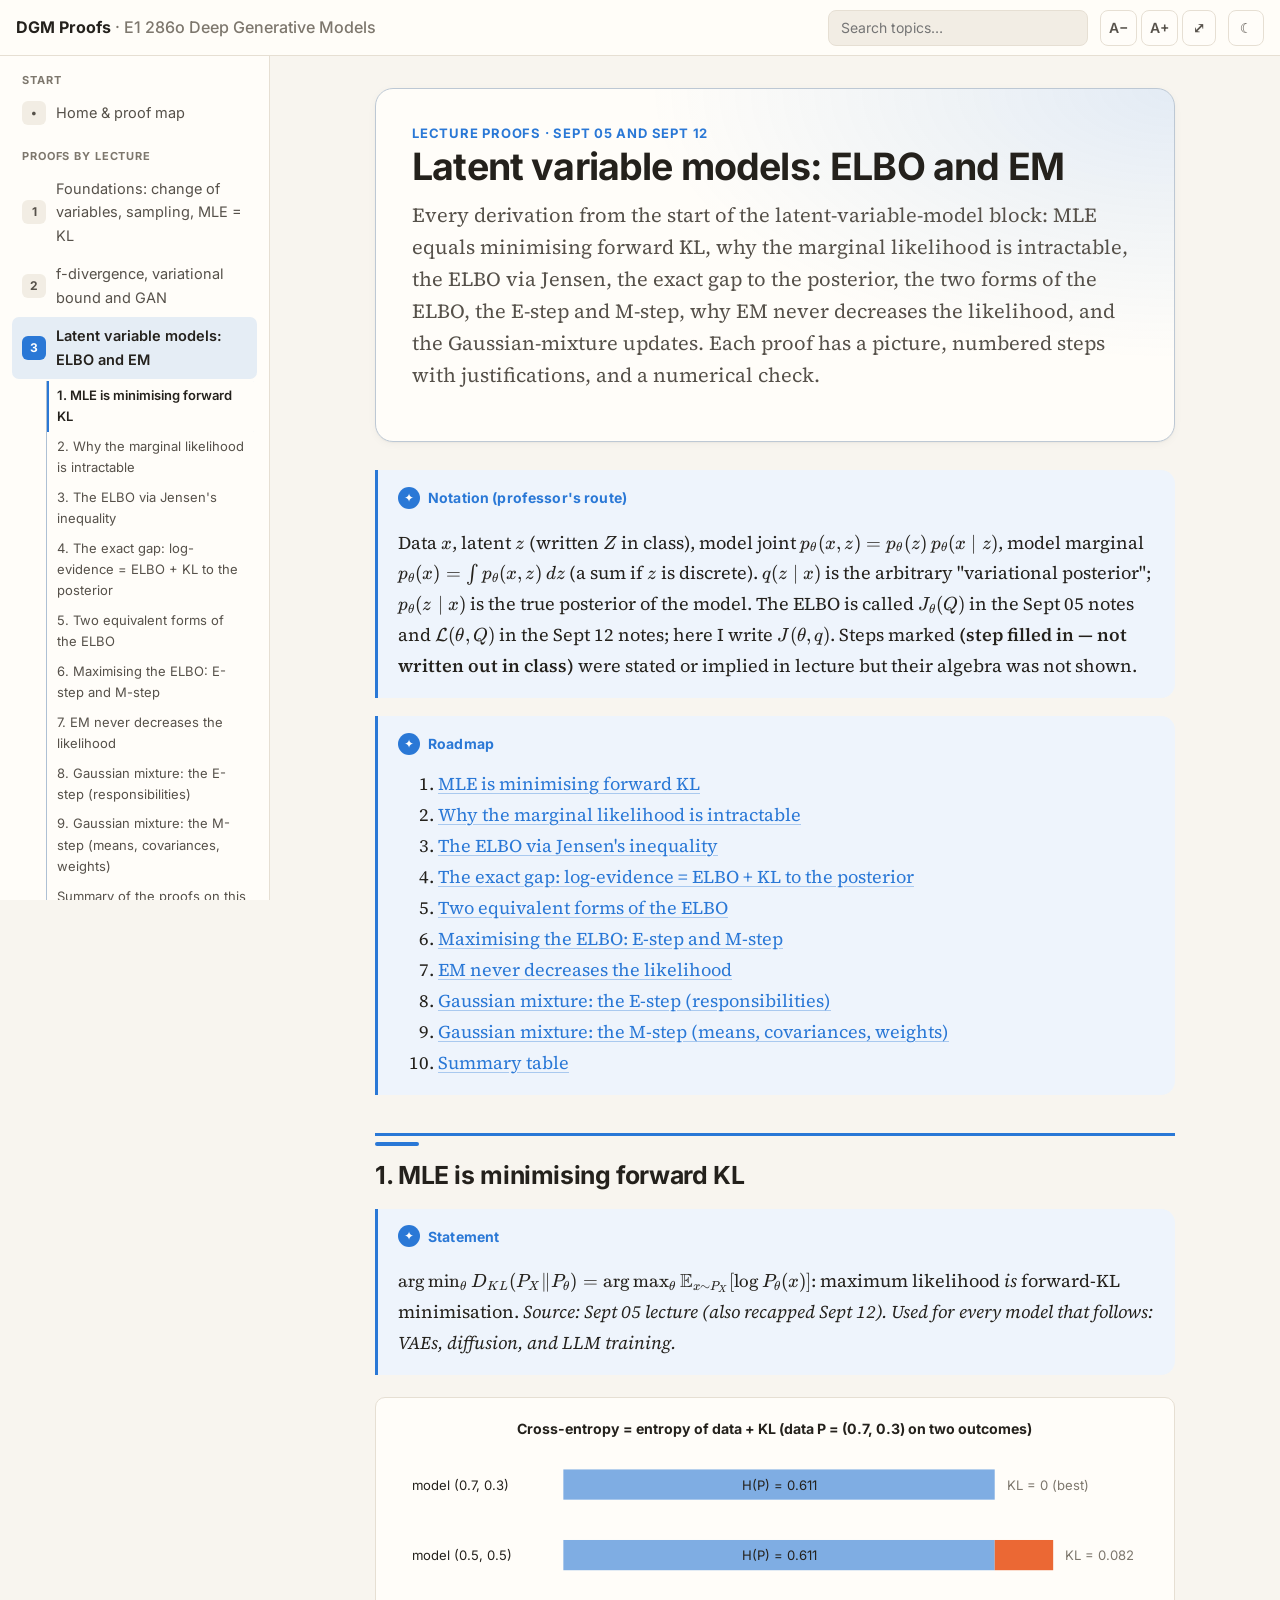
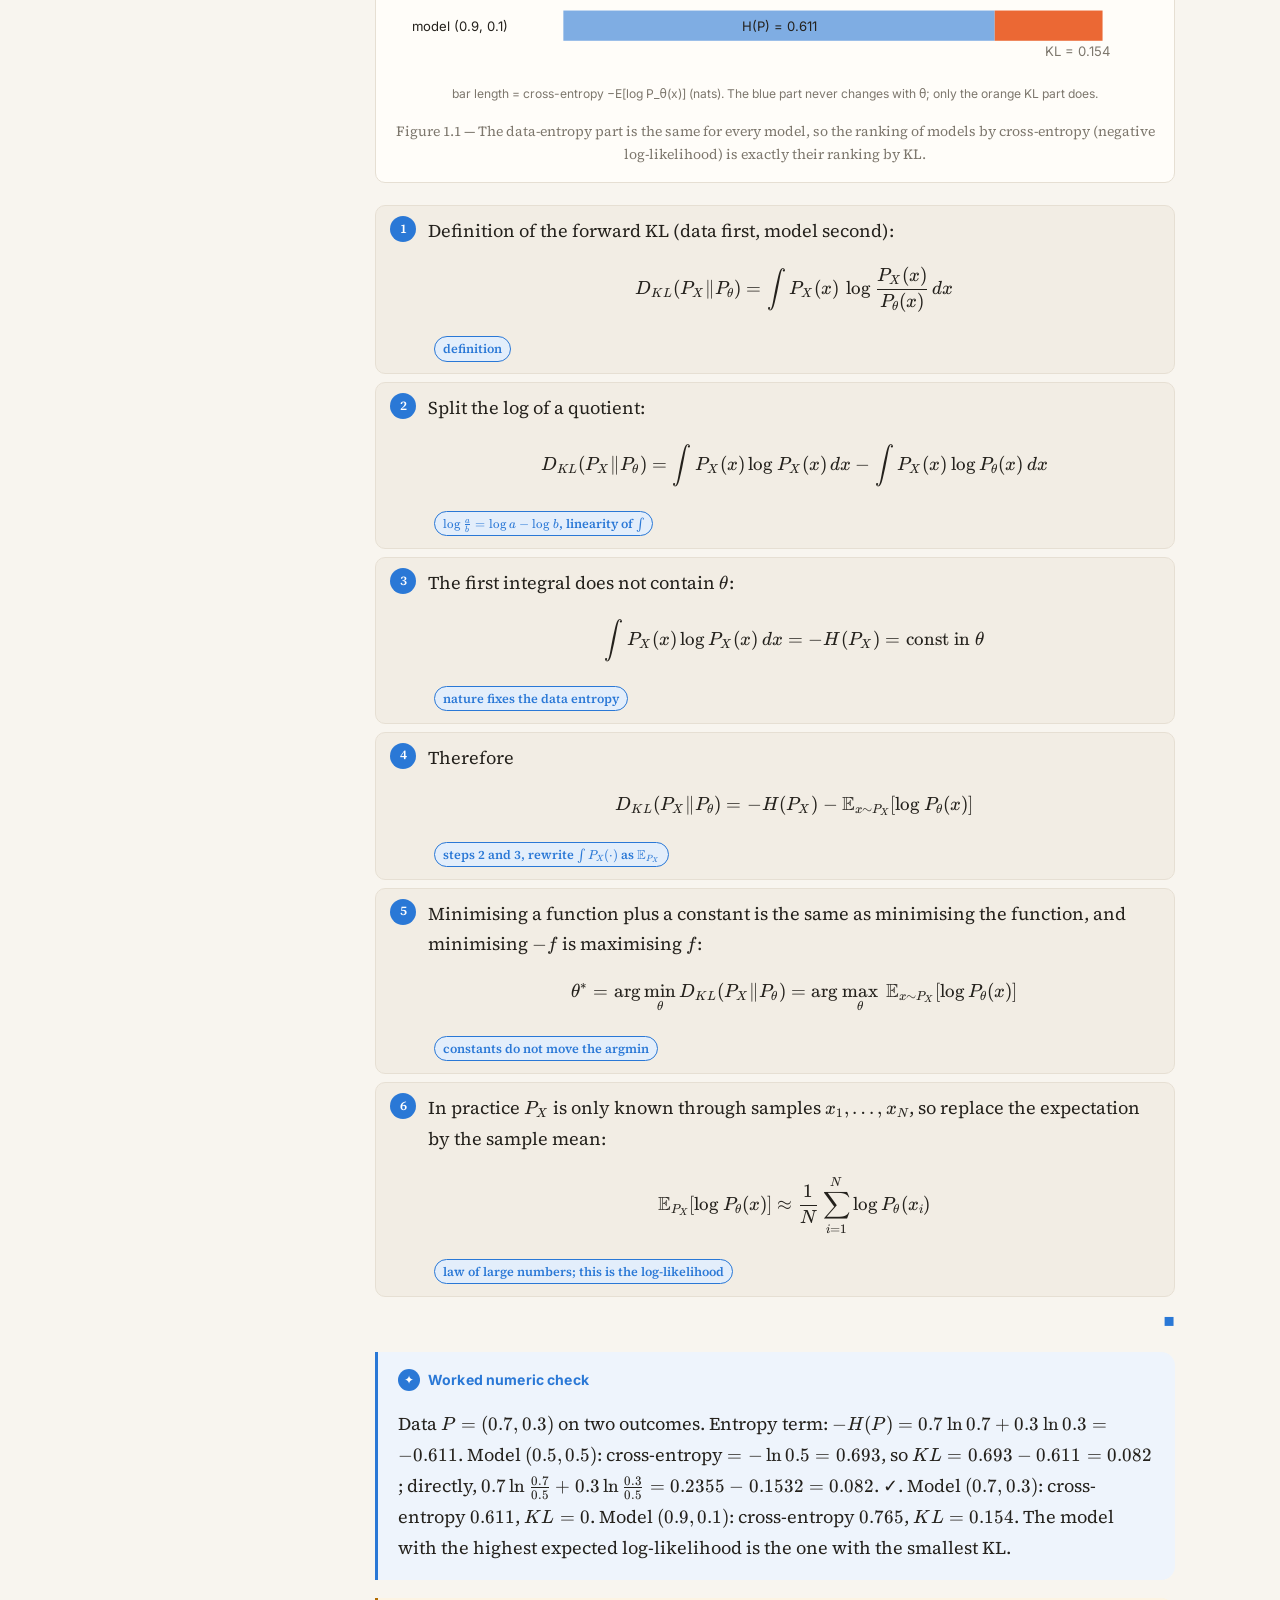
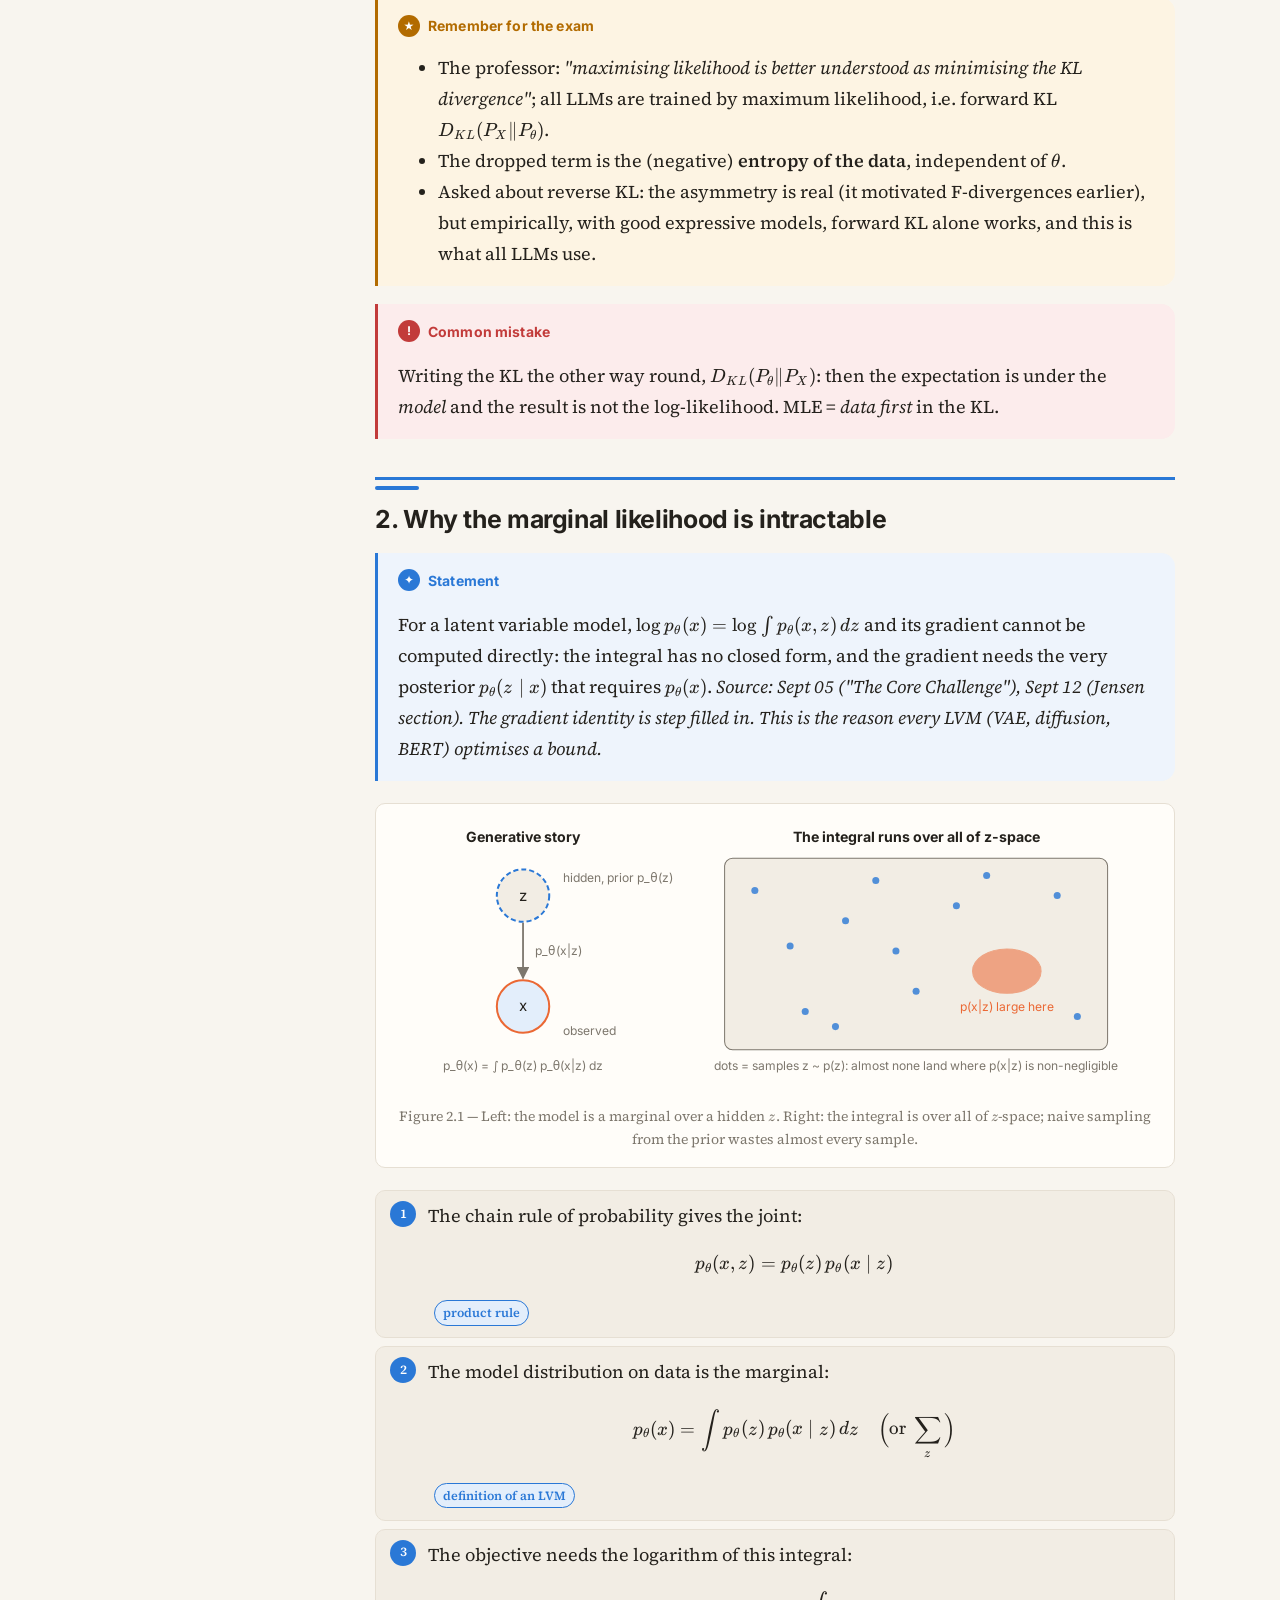
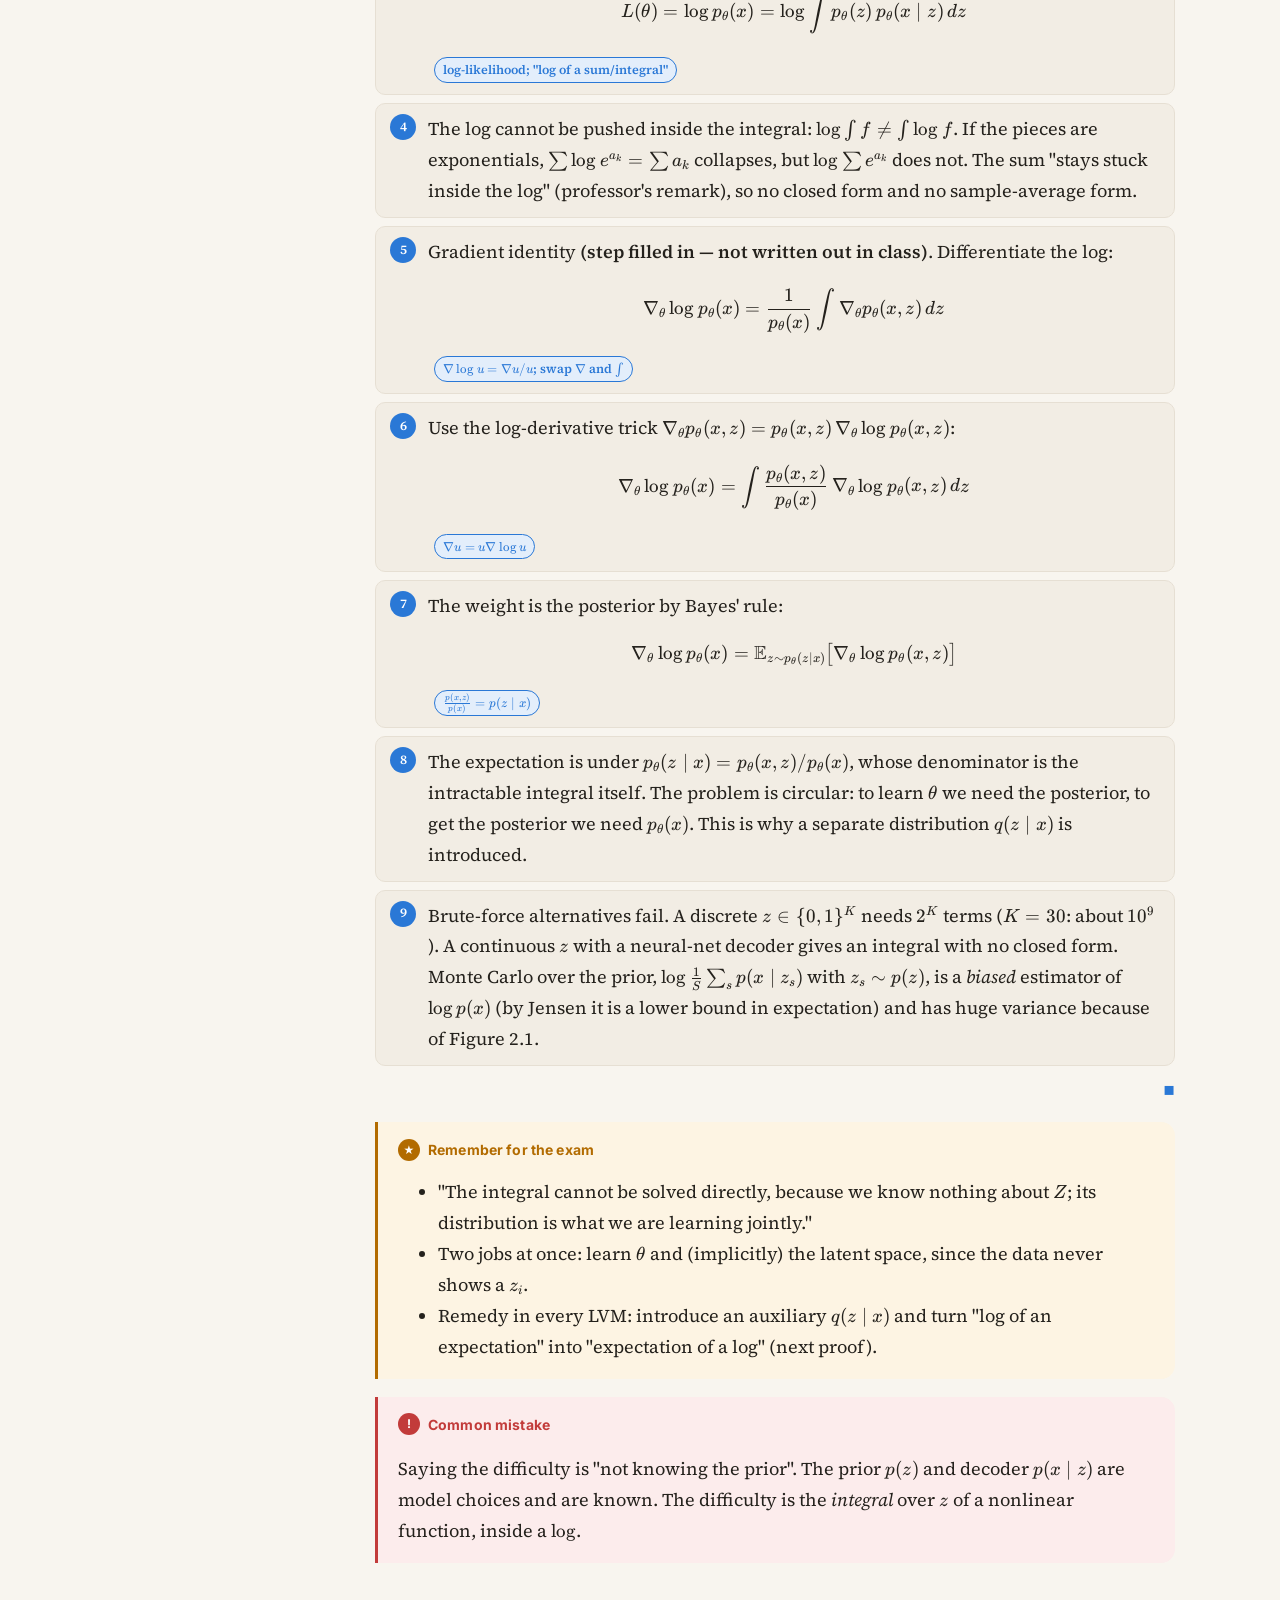
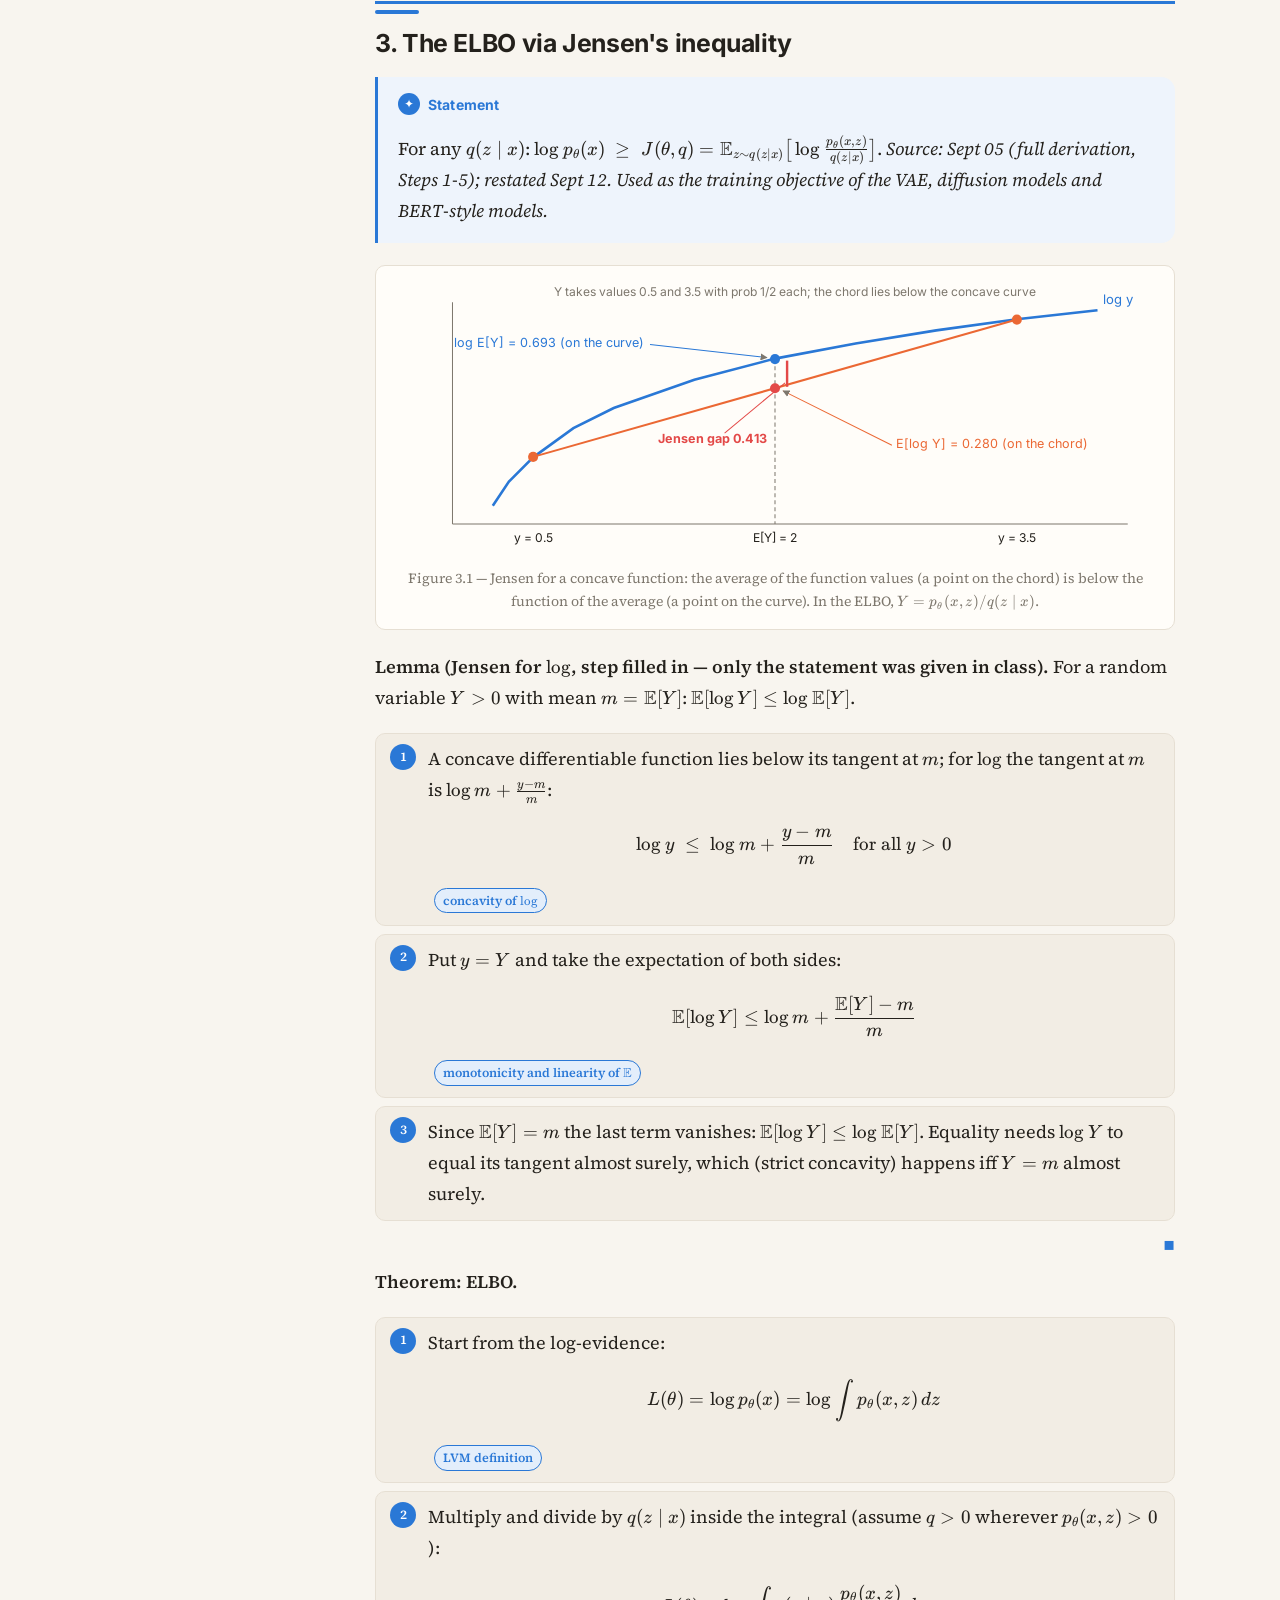
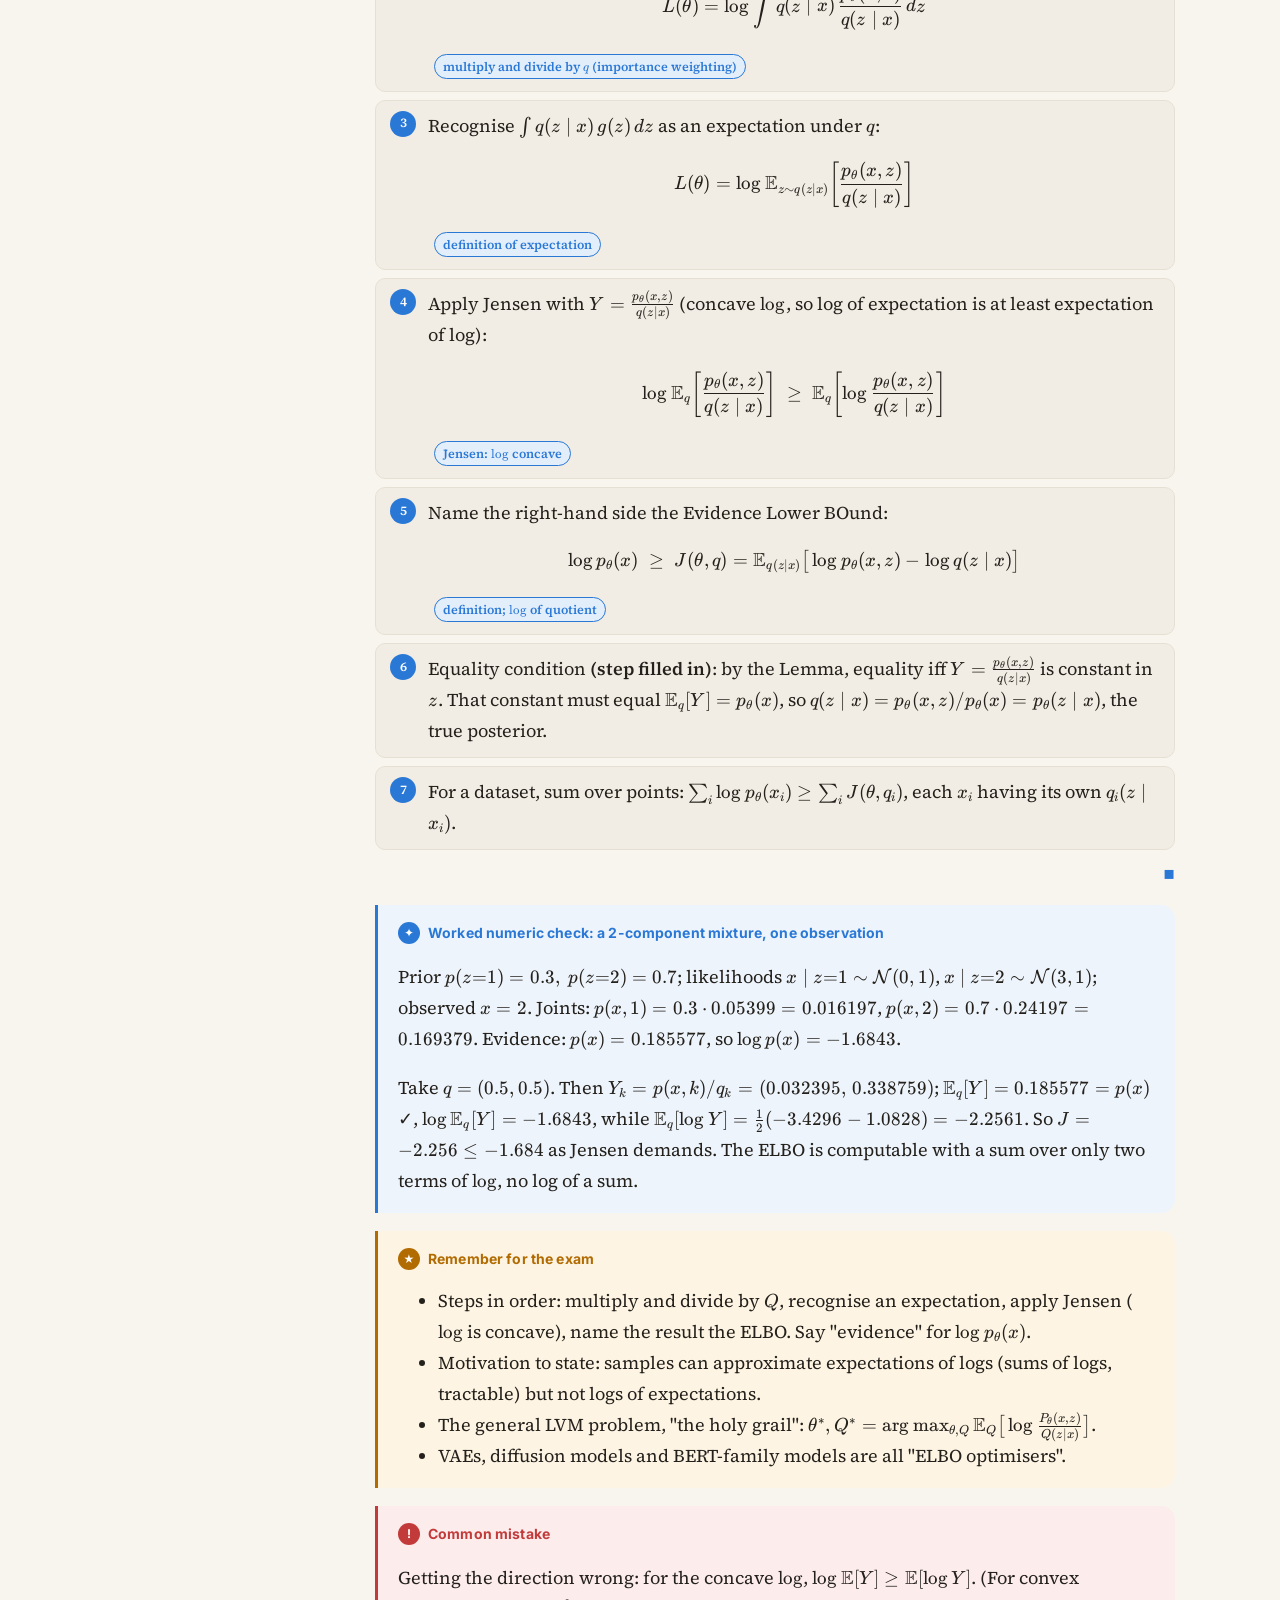
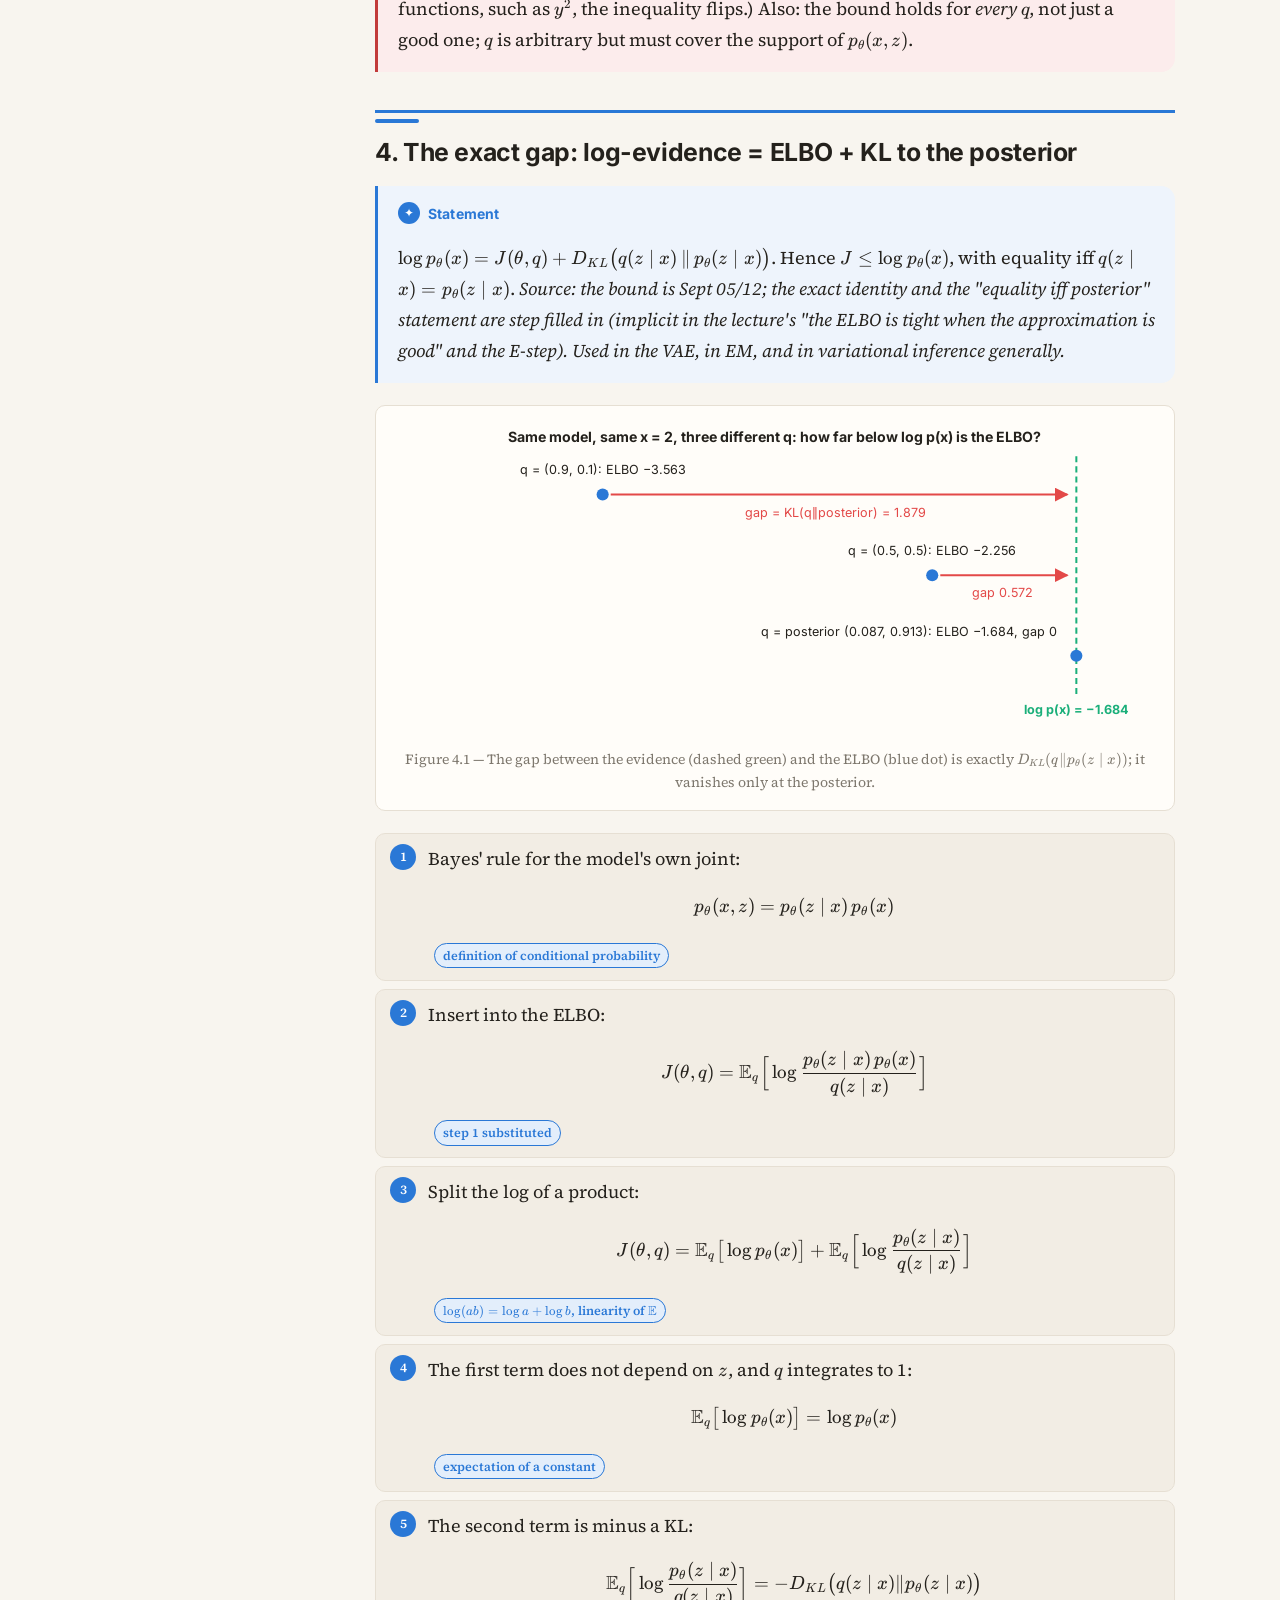
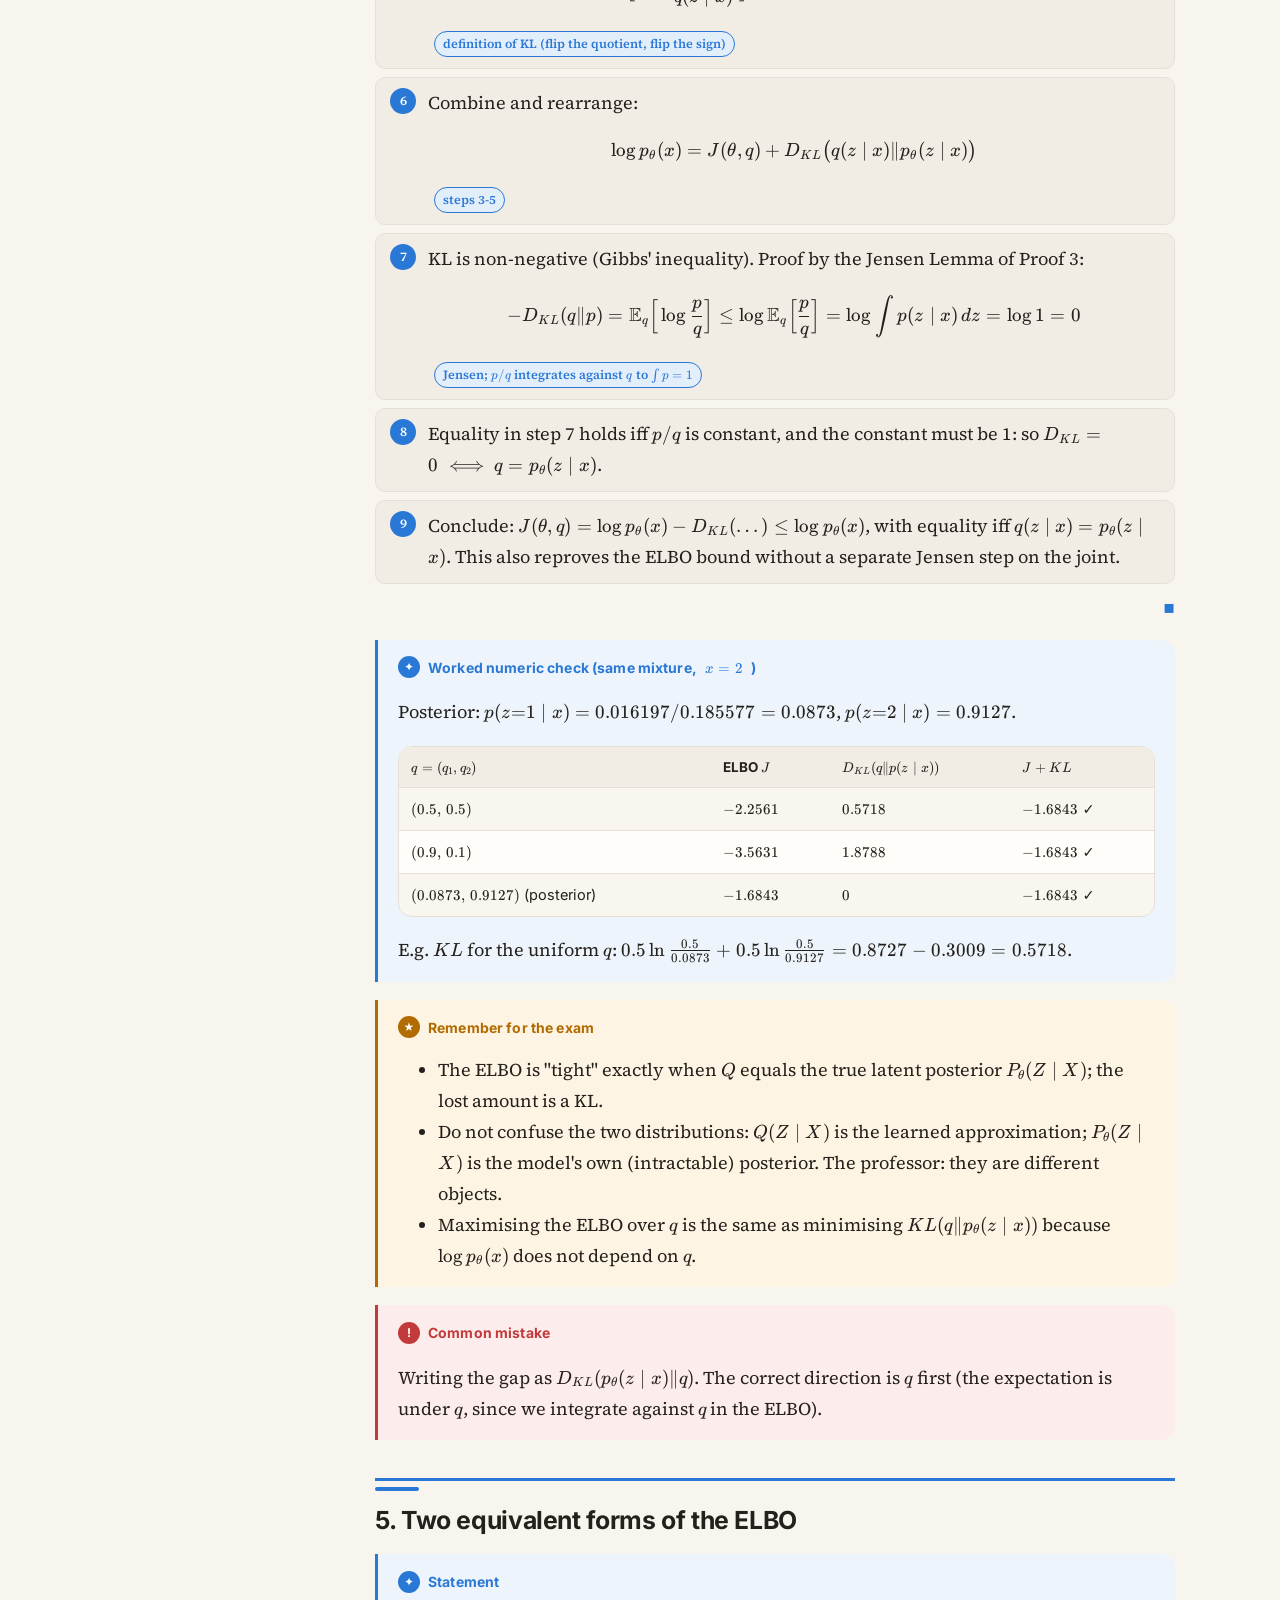
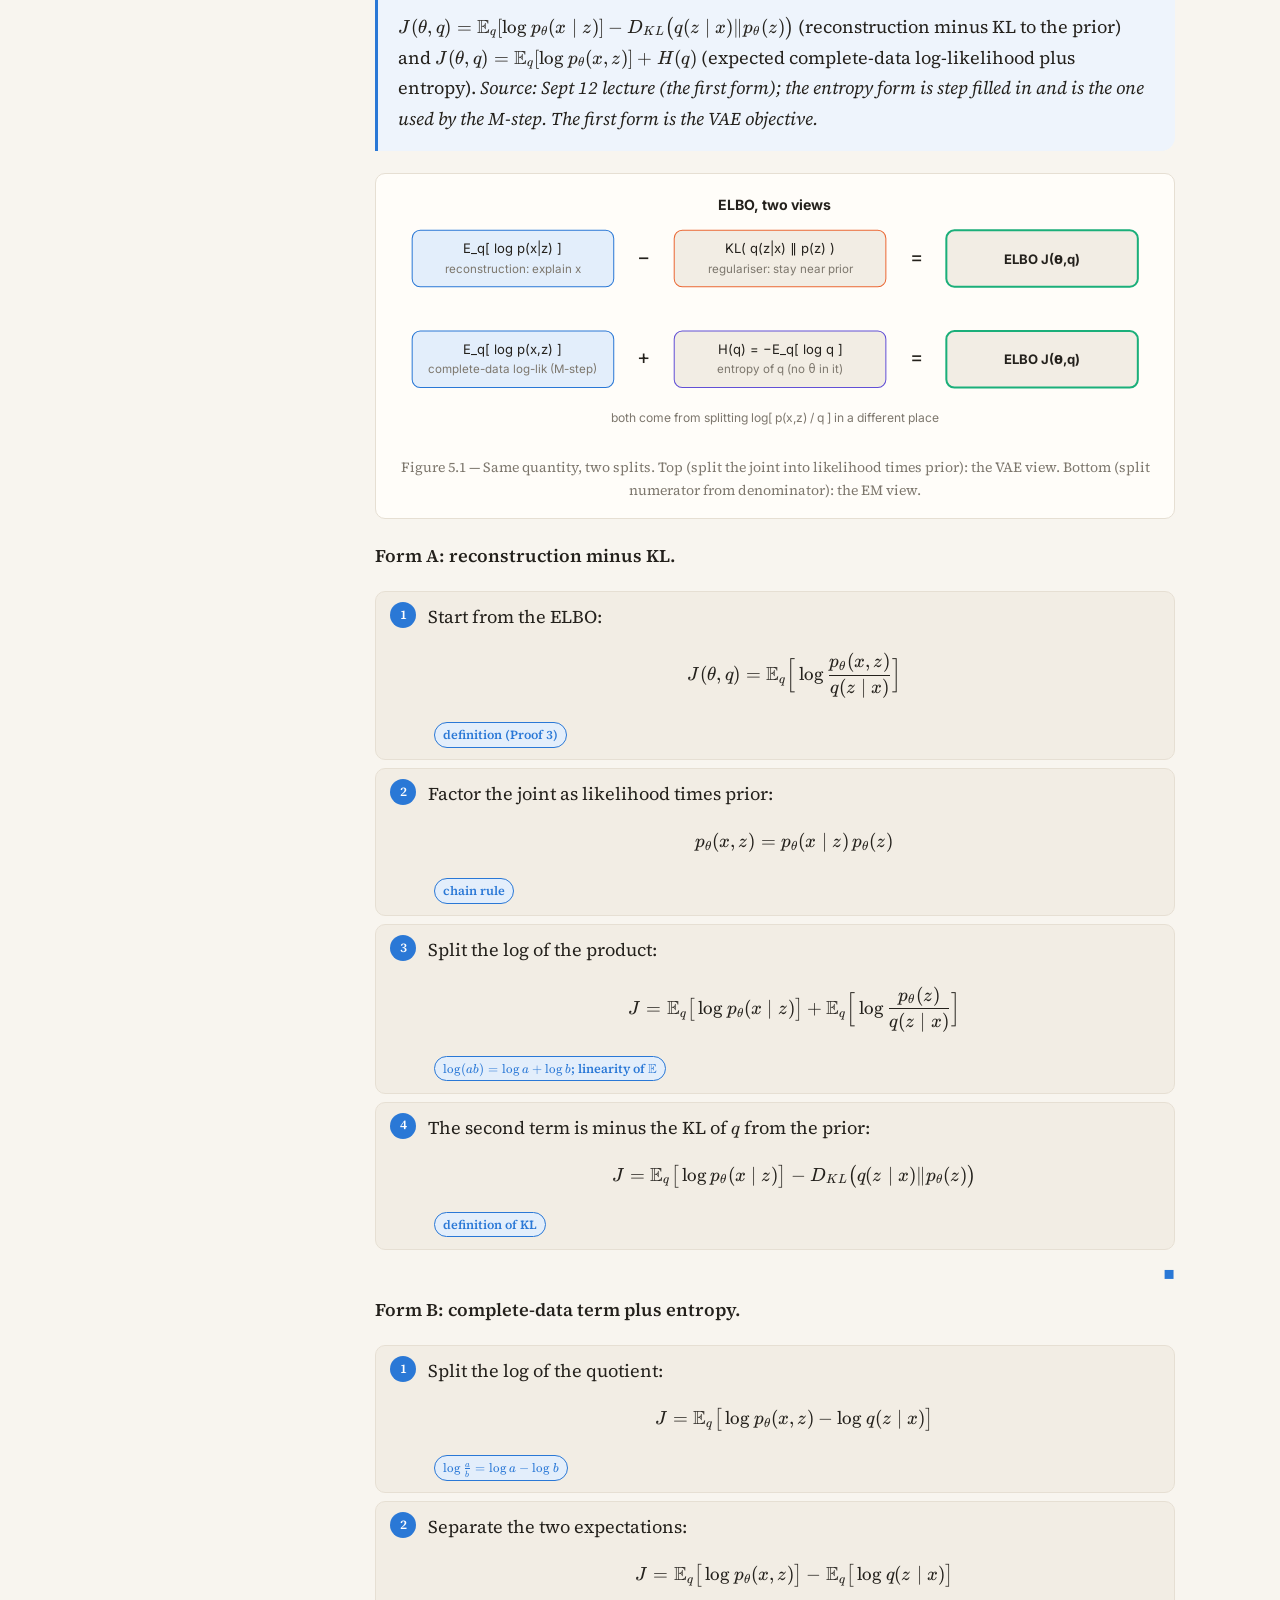
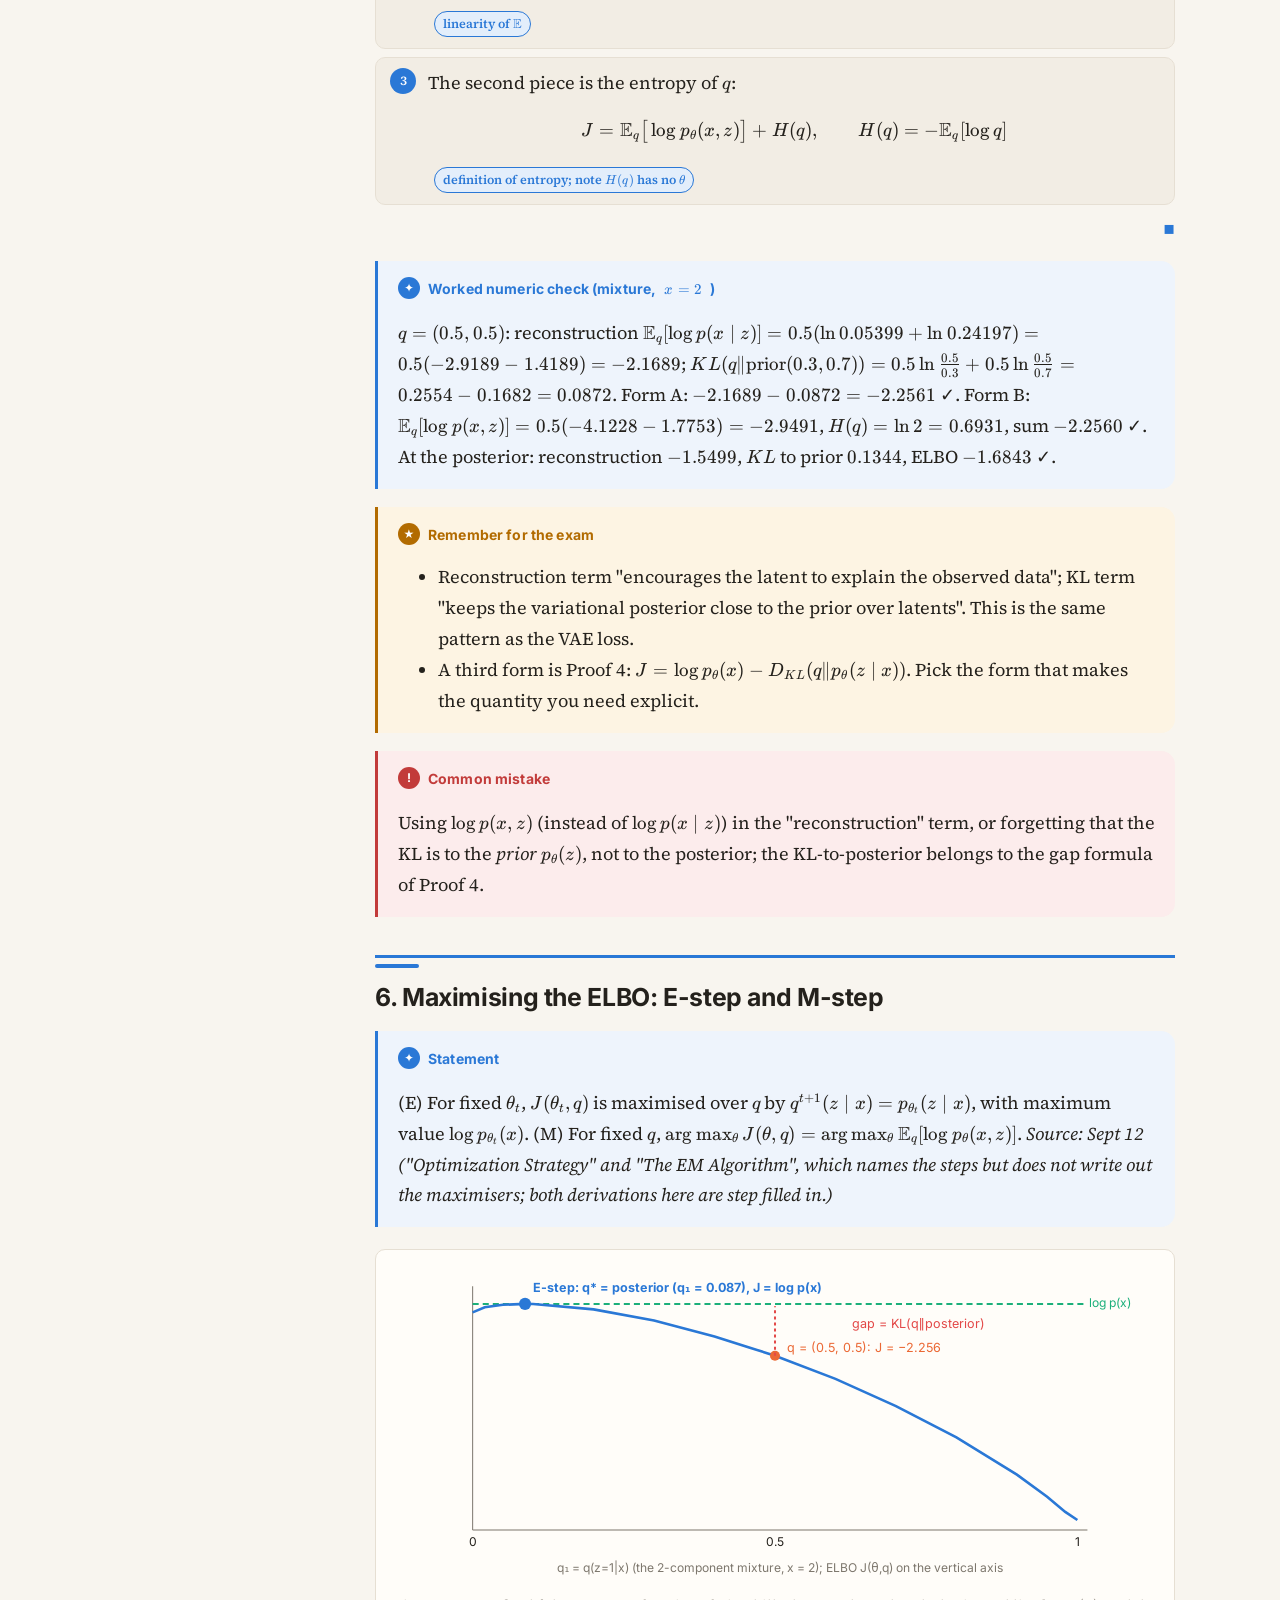
<file: p03_lvm_elbo.html>
<!doctype html>
<html lang="en">
<head>
<meta charset="utf-8">
<meta name="viewport" content="width=device-width, initial-scale=1">
<title>Latent variable models: ELBO and EM — DGM Proofs</title>
<link rel="stylesheet" href="assets/vendor/katex/katex.min.css">
<link rel="stylesheet" href="assets/style.css">
<script defer src="assets/vendor/katex/katex.min.js"></script>
<script defer src="assets/vendor/katex/auto-render.min.js"></script>
<script defer src="assets/search-index.js"></script>
<script defer src="assets/site.js"></script>
</head>
<body data-page="p03" data-root=".">
<main class="content">

<div class="hero">
  <div class="kicker">Lecture proofs · Sept 05 and Sept 12</div>
  <h1>Latent variable models: ELBO and EM</h1>
  <p class="lead">Every derivation from the start of the latent-variable-model block: MLE equals minimising forward KL, why the marginal likelihood is intractable, the ELBO via Jensen, the exact gap to the posterior, the two forms of the ELBO, the E-step and M-step, why EM never decreases the likelihood, and the Gaussian-mixture updates. Each proof has a picture, numbered steps with justifications, and a numerical check.</p>
</div>

<div class="box key"><span class="box-title">Notation (professor's route)</span>
<p>Data $x$, latent $z$ (written $Z$ in class), model joint $p_\theta(x,z)=p_\theta(z)\,p_\theta(x\mid z)$, model marginal $p_\theta(x)=\int p_\theta(x,z)\,dz$ (a sum if $z$ is discrete). $q(z\mid x)$ is the arbitrary "variational posterior"; $p_\theta(z\mid x)$ is the true posterior of the model. The ELBO is called $J_\theta(Q)$ in the Sept 05 notes and $\mathcal L(\theta,Q)$ in the Sept 12 notes; here I write $J(\theta,q)$. Steps marked <strong>(step filled in — not written out in class)</strong> were stated or implied in lecture but their algebra was not shown.</p></div>

<div class="box"><span class="box-title">Roadmap</span>
<ol class="small">
<li><a href="#mle-kl">MLE is minimising forward KL</a></li>
<li><a href="#intractable">Why the marginal likelihood is intractable</a></li>
<li><a href="#elbo-jensen">The ELBO via Jensen's inequality</a></li>
<li><a href="#elbo-gap">The exact gap: log-evidence = ELBO + KL to the posterior</a></li>
<li><a href="#elbo-forms">Two equivalent forms of the ELBO</a></li>
<li><a href="#e-m-step">Maximising the ELBO: E-step and M-step</a></li>
<li><a href="#em-monotone">EM never decreases the likelihood</a></li>
<li><a href="#gmm-e">Gaussian mixture: the E-step (responsibilities)</a></li>
<li><a href="#gmm-m">Gaussian mixture: the M-step (means, covariances, weights)</a></li>
<li><a href="#summary">Summary table</a></li>
</ol></div>

<!-- ============================================================ -->
<h2 id="mle-kl" class="proof-head">1. MLE is minimising forward KL</h2>

<div class="box key"><span class="box-title">Statement</span>
<p>$\arg\min_\theta D_{KL}(P_X\Vert P_\theta)=\arg\max_\theta \mathbb E_{x\sim P_X}[\log P_\theta(x)]$: maximum likelihood <em>is</em> forward-KL minimisation. <em>Source: Sept 05 lecture (also recapped Sept 12). Used for every model that follows: VAEs, diffusion, and LLM training.</em></p></div>

<figure class="diagram">
<svg viewBox="0 0 760 290" style="max-width:100%;height:auto" role="img" aria-label="Cross-entropy split into data entropy plus KL for three candidate models">
  <text x="380" y="20" text-anchor="middle" font-size="14" font-weight="700">Cross-entropy = entropy of data + KL  (data P = (0.7, 0.3) on two outcomes)</text>
  <g font-size="13">
    <text x="20" y="75">model (0.7, 0.3)</text>
    <rect x="170" y="55" width="428" height="30" fill="var(--s1)" opacity=".6"/>
    <text x="384" y="75" text-anchor="middle">H(P) = 0.611</text>
    <text x="610" y="75" class="muted-t">KL = 0 (best)</text>

    <text x="20" y="145">model (0.5, 0.5)</text>
    <rect x="170" y="125" width="428" height="30" fill="var(--s1)" opacity=".6"/>
    <rect x="598" y="125" width="58" height="30" fill="var(--s2)"/>
    <text x="384" y="145" text-anchor="middle">H(P) = 0.611</text>
    <text x="668" y="145" class="muted-t">KL = 0.082</text>

    <text x="20" y="215">model (0.9, 0.1)</text>
    <rect x="170" y="195" width="428" height="30" fill="var(--s1)" opacity=".6"/>
    <rect x="598" y="195" width="107" height="30" fill="var(--s2)"/>
    <text x="384" y="215" text-anchor="middle">H(P) = 0.611</text>
    <text x="712" y="240" text-anchor="end" class="muted-t">KL = 0.154</text>
  </g>
  
  <text x="380" y="282" text-anchor="middle" font-size="12" class="muted-t">bar length = cross-entropy −E[log P_θ(x)] (nats). The blue part never changes with θ; only the orange KL part does.</text>
</svg>
<figcaption class="small muted">Figure 1.1 — The data-entropy part is the same for every model, so the ranking of models by cross-entropy (negative log-likelihood) is exactly their ranking by KL.</figcaption>
</figure>

<ol class="steps">
<li>Definition of the forward KL (data first, model second):
$$D_{KL}(P_X\Vert P_\theta)=\int P_X(x)\,\log\frac{P_X(x)}{P_\theta(x)}\,dx$$<span class="why">definition</span></li>
<li>Split the log of a quotient:
$$D_{KL}(P_X\Vert P_\theta)=\int P_X(x)\log P_X(x)\,dx-\int P_X(x)\log P_\theta(x)\,dx$$<span class="why">$\log\frac ab=\log a-\log b$, linearity of $\int$</span></li>
<li>The first integral does not contain $\theta$:
$$\int P_X(x)\log P_X(x)\,dx=-H(P_X)=\text{const in }\theta$$<span class="why">nature fixes the data entropy</span></li>
<li>Therefore
$$D_{KL}(P_X\Vert P_\theta)=-H(P_X)-\mathbb E_{x\sim P_X}[\log P_\theta(x)]$$<span class="why">steps 2 and 3, rewrite $\int P_X(\cdot)$ as $\mathbb E_{P_X}$</span></li>
<li>Minimising a function plus a constant is the same as minimising the function, and minimising $-f$ is maximising $f$:
$$\theta^*=\arg\min_\theta D_{KL}(P_X\Vert P_\theta)=\arg\max_\theta\ \mathbb E_{x\sim P_X}[\log P_\theta(x)]$$<span class="why">constants do not move the argmin</span></li>
<li>In practice $P_X$ is only known through samples $x_1,\dots,x_N$, so replace the expectation by the sample mean:
$$\mathbb E_{P_X}[\log P_\theta(x)]\approx\frac1N\sum_{i=1}^N\log P_\theta(x_i)$$<span class="why">law of large numbers; this is the log-likelihood</span></li>
</ol>
<div class="qed">&blacksquare;</div>

<div class="box"><span class="box-title">Worked numeric check</span>
<p>Data $P=(0.7,0.3)$ on two outcomes. Entropy term: $-H(P)=0.7\ln0.7+0.3\ln0.3=-0.611$. Model $(0.5,0.5)$: cross-entropy $=-\ln0.5=0.693$, so $KL=0.693-0.611=0.082$; directly, $0.7\ln\frac{0.7}{0.5}+0.3\ln\frac{0.3}{0.5}=0.2355-0.1532=0.082$. &#10003;. Model $(0.7,0.3)$: cross-entropy $0.611$, $KL=0$. Model $(0.9,0.1)$: cross-entropy $0.765$, $KL=0.154$. The model with the highest expected log-likelihood is the one with the smallest KL.</p></div>

<div class="box exam"><span class="box-title">Remember for the exam</span>
<ul>
<li>The professor: <em>"maximising likelihood is better understood as minimising the KL divergence"</em>; all LLMs are trained by maximum likelihood, i.e. forward KL $D_{KL}(P_X\Vert P_\theta)$.</li>
<li>The dropped term is the (negative) <strong>entropy of the data</strong>, independent of $\theta$.</li>
<li>Asked about reverse KL: the asymmetry is real (it motivated F-divergences earlier), but empirically, with good expressive models, forward KL alone works, and this is what all LLMs use.</li>
</ul></div>
<div class="box pitfall"><span class="box-title">Common mistake</span>
<p>Writing the KL the other way round, $D_{KL}(P_\theta\Vert P_X)$: then the expectation is under the <em>model</em> and the result is not the log-likelihood. MLE = <em>data first</em> in the KL.</p></div>

<!-- ============================================================ -->
<h2 id="intractable" class="proof-head">2. Why the marginal likelihood is intractable</h2>

<div class="box key"><span class="box-title">Statement</span>
<p>For a latent variable model, $\log p_\theta(x)=\log\int p_\theta(x,z)\,dz$ and its gradient cannot be computed directly: the integral has no closed form, and the gradient needs the very posterior $p_\theta(z\mid x)$ that requires $p_\theta(x)$. <em>Source: Sept 05 ("The Core Challenge"), Sept 12 (Jensen section). The gradient identity is step filled in. This is the reason every LVM (VAE, diffusion, BERT) optimises a bound.</em></p></div>

<figure class="diagram">
<svg viewBox="0 0 760 270" style="max-width:100%;height:auto" role="img" aria-label="Graphical model z to x and a latent plane where only a tiny region explains x">
  <defs><marker id="p03a2" viewBox="0 0 10 10" refX="9" refY="5" markerWidth="7" markerHeight="7" orient="auto"><path d="M0,0 L10,5 L0,10 z" fill="var(--text-3)"/></marker></defs>
  <text x="130" y="22" text-anchor="middle" font-size="14" font-weight="700">Generative story</text>
  <circle cx="130" cy="75" r="26" fill="var(--surface-2)" stroke="var(--s1)" stroke-width="2" stroke-dasharray="5 3"/>
  <text x="130" y="80" text-anchor="middle" font-size="15">z</text>
  <circle cx="130" cy="185" r="26" fill="var(--accent-soft)" stroke="var(--s2)" stroke-width="2"/>
  <text x="130" y="190" text-anchor="middle" font-size="15">x</text>
  <line x1="130" y1="102" x2="130" y2="157" stroke="var(--text-3)" stroke-width="1.8" marker-end="url(#p03a2)"/>
  <text x="142" y="134" font-size="12" class="muted-t">p_θ(x|z)</text>
  <text x="170" y="62" font-size="12" class="muted-t">hidden, prior p_θ(z)</text>
  <text x="170" y="213" font-size="12" class="muted-t">observed</text>
  <text x="130" y="248" text-anchor="middle" font-size="12" class="muted-t">p_θ(x) = ∫ p_θ(z) p_θ(x|z) dz</text>

  <text x="520" y="22" text-anchor="middle" font-size="14" font-weight="700">The integral runs over all of z-space</text>
  <rect x="330" y="38" width="380" height="190" rx="8" fill="var(--surface-2)" stroke="var(--text-3)"/>
  <ellipse cx="610" cy="150" rx="34" ry="22" fill="var(--s2)" opacity=".55" stroke="var(--s2)"/>
  <text x="610" y="190" text-anchor="middle" font-size="12" style="fill:var(--s2)">p(x|z) large here</text>
  <g fill="var(--s1)" opacity=".8">
    <circle cx="360" cy="70" r="3.5"/><circle cx="410" cy="190" r="3.5"/><circle cx="450" cy="100" r="3.5"/><circle cx="480" cy="60" r="3.5"/><circle cx="520" cy="170" r="3.5"/><circle cx="560" cy="85" r="3.5"/><circle cx="395" cy="125" r="3.5"/><circle cx="500" cy="130" r="3.5"/><circle cx="660" cy="75" r="3.5"/><circle cx="680" cy="195" r="3.5"/><circle cx="440" cy="205" r="3.5"/><circle cx="590" cy="55" r="3.5"/>
  </g>
  <text x="520" y="248" text-anchor="middle" font-size="12" class="muted-t">dots = samples z ~ p(z): almost none land where p(x|z) is non-negligible</text>
</svg>
<figcaption class="small muted">Figure 2.1 — Left: the model is a marginal over a hidden $z$. Right: the integral is over all of $z$-space; naive sampling from the prior wastes almost every sample.</figcaption>
</figure>

<ol class="steps">
<li>The chain rule of probability gives the joint:
$$p_\theta(x,z)=p_\theta(z)\,p_\theta(x\mid z)$$<span class="why">product rule</span></li>
<li>The model distribution on data is the marginal:
$$p_\theta(x)=\int p_\theta(z)\,p_\theta(x\mid z)\,dz\quad\Big(\text{or }\sum_z\Big)$$<span class="why">definition of an LVM</span></li>
<li>The objective needs the logarithm of this integral:
$$L(\theta)=\log p_\theta(x)=\log\int p_\theta(z)\,p_\theta(x\mid z)\,dz$$<span class="why">log-likelihood; "log of a sum/integral"</span></li>
<li>The log cannot be pushed inside the integral: $\log\int f\neq\int\log f$. If the pieces are exponentials, $\sum\log e^{a_k}=\sum a_k$ collapses, but $\log\sum e^{a_k}$ does not. The sum "stays stuck inside the log" (professor's remark), so no closed form and no sample-average form.</li>
<li>Gradient identity <strong>(step filled in — not written out in class)</strong>. Differentiate the log:
$$\nabla_\theta\log p_\theta(x)=\frac{1}{p_\theta(x)}\int\nabla_\theta p_\theta(x,z)\,dz$$<span class="why">$\nabla\log u=\nabla u/u$; swap $\nabla$ and $\int$</span></li>
<li>Use the log-derivative trick $\nabla_\theta p_\theta(x,z)=p_\theta(x,z)\,\nabla_\theta\log p_\theta(x,z)$:
$$\nabla_\theta\log p_\theta(x)=\int\frac{p_\theta(x,z)}{p_\theta(x)}\,\nabla_\theta\log p_\theta(x,z)\,dz$$<span class="why">$\nabla u=u\nabla\log u$</span></li>
<li>The weight is the posterior by Bayes' rule:
$$\nabla_\theta\log p_\theta(x)=\mathbb E_{z\sim p_\theta(z\mid x)}\big[\nabla_\theta\log p_\theta(x,z)\big]$$<span class="why">$\frac{p(x,z)}{p(x)}=p(z\mid x)$</span></li>
<li>The expectation is under $p_\theta(z\mid x)=p_\theta(x,z)/p_\theta(x)$, whose denominator is the intractable integral itself. The problem is circular: to learn $\theta$ we need the posterior, to get the posterior we need $p_\theta(x)$. This is why a separate distribution $q(z\mid x)$ is introduced.</li>
<li>Brute-force alternatives fail. A discrete $z\in\{0,1\}^K$ needs $2^K$ terms ($K=30$: about $10^9$). A continuous $z$ with a neural-net decoder gives an integral with no closed form. Monte Carlo over the prior, $\log\frac1S\sum_s p(x\mid z_s)$ with $z_s\sim p(z)$, is a <em>biased</em> estimator of $\log p(x)$ (by Jensen it is a lower bound in expectation) and has huge variance because of Figure 2.1.</li>
</ol>
<div class="qed">&blacksquare;</div>

<div class="box exam"><span class="box-title">Remember for the exam</span>
<ul>
<li>"The integral cannot be solved directly, because we know nothing about $Z$; its distribution is what we are learning jointly."</li>
<li>Two jobs at once: learn $\theta$ and (implicitly) the latent space, since the data never shows a $z_i$.</li>
<li>Remedy in every LVM: introduce an auxiliary $q(z\mid x)$ and turn "log of an expectation" into "expectation of a log" (next proof).</li>
</ul></div>
<div class="box pitfall"><span class="box-title">Common mistake</span>
<p>Saying the difficulty is "not knowing the prior". The prior $p(z)$ and decoder $p(x\mid z)$ are model choices and are known. The difficulty is the <em>integral</em> over $z$ of a nonlinear function, inside a $\log$.</p></div>

<!-- ============================================================ -->
<h2 id="elbo-jensen" class="proof-head">3. The ELBO via Jensen's inequality</h2>

<div class="box key"><span class="box-title">Statement</span>
<p>For any $q(z\mid x)$: $\log p_\theta(x)\ \ge\ J(\theta,q)=\mathbb E_{z\sim q(z\mid x)}\big[\log\frac{p_\theta(x,z)}{q(z\mid x)}\big]$. <em>Source: Sept 05 (full derivation, Steps 1-5); restated Sept 12. Used as the training objective of the VAE, diffusion models and BERT-style models.</em></p></div>

<figure class="diagram">
<svg viewBox="0 0 760 270" style="max-width:100%;height:auto" role="img" aria-label="Concave log curve with chord showing Jensen gap">
  <defs><marker id="p03a3" viewBox="0 0 10 10" refX="9" refY="5" markerWidth="7" markerHeight="7" orient="auto"><path d="M0,0 L10,5 L0,10 z" fill="var(--text-3)"/></marker></defs>
  <line x1="60" y1="240" x2="730" y2="240" stroke="var(--text-3)"/>
  <line x1="60" y1="20" x2="60" y2="240" stroke="var(--text-3)"/>
  <polyline points="100,222 116,198 140,174 180,145 220,125 300,97 380,76 460,61 540,48 620,37 700,28" fill="none" stroke="var(--s1)" stroke-width="2.6"/>
  <text x="705" y="22" font-size="13" style="fill:var(--s1)">log y</text>
  <line x1="140" y1="173.5" x2="620" y2="37.3" stroke="var(--s2)" stroke-width="2"/>
  <circle cx="140" cy="173.5" r="5" fill="var(--s2)"/><circle cx="620" cy="37.3" r="5" fill="var(--s2)"/>
  <text x="140" y="258" text-anchor="middle" font-size="12">y = 0.5</text>
  <text x="620" y="258" text-anchor="middle" font-size="12">y = 3.5</text>
  <line x1="380" y1="76.5" x2="380" y2="240" stroke="var(--text-3)" stroke-dasharray="4 3"/>
  <text x="380" y="258" text-anchor="middle" font-size="12">E[Y] = 2</text>
  <circle cx="380" cy="76.5" r="5" fill="var(--s1)"/>
  <circle cx="380" cy="105.4" r="5" fill="var(--s8)"/>
  <line x1="392" y1="78" x2="392" y2="104" stroke="var(--s8)" stroke-width="2.4"/>
  <text x="372" y="160" text-anchor="end" font-size="12.5" style="fill:var(--s8)" font-weight="700">Jensen gap 0.413</text><line x1="330" y1="150" x2="390" y2="100" stroke="var(--s8)" stroke-width="1"/>
  <text x="250" y="64" text-anchor="end" font-size="12.5" style="fill:var(--s1)">log E[Y] = 0.693 (on the curve)</text>
  <line x1="256" y1="62" x2="372" y2="75" stroke="var(--s1)" marker-end="url(#p03a3)"/>
  <text x="500" y="165" font-size="12.5" style="fill:var(--s2)">E[log Y] = 0.280 (on the chord)</text>
  <line x1="496" y1="162" x2="388" y2="108" stroke="var(--s2)" marker-end="url(#p03a3)"/>
  <text x="400" y="14" text-anchor="middle" font-size="12" class="muted-t">Y takes values 0.5 and 3.5 with prob 1/2 each; the chord lies below the concave curve</text>
</svg>
<figcaption class="small muted">Figure 3.1 — Jensen for a concave function: the average of the function values (a point on the chord) is below the function of the average (a point on the curve). In the ELBO, $Y=p_\theta(x,z)/q(z\mid x)$.</figcaption>
</figure>

<p><strong>Lemma (Jensen for $\log$, step filled in — only the statement was given in class).</strong> For a random variable $Y>0$ with mean $m=\mathbb E[Y]$: $\mathbb E[\log Y]\le\log\mathbb E[Y]$.</p>
<ol class="steps">
<li>A concave differentiable function lies below its tangent at $m$; for $\log$ the tangent at $m$ is $\log m+\frac{y-m}{m}$:
$$\log y\ \le\ \log m+\frac{y-m}{m}\quad\text{for all }y>0$$<span class="why">concavity of $\log$</span></li>
<li>Put $y=Y$ and take the expectation of both sides:
$$\mathbb E[\log Y]\le\log m+\frac{\mathbb E[Y]-m}{m}$$<span class="why">monotonicity and linearity of $\mathbb E$</span></li>
<li>Since $\mathbb E[Y]=m$ the last term vanishes: $\mathbb E[\log Y]\le\log\mathbb E[Y]$. Equality needs $\log Y$ to equal its tangent almost surely, which (strict concavity) happens iff $Y=m$ almost surely.</li>
</ol>
<div class="qed">&blacksquare;</div>

<p><strong>Theorem: ELBO.</strong></p>
<ol class="steps">
<li>Start from the log-evidence:
$$L(\theta)=\log p_\theta(x)=\log\int p_\theta(x,z)\,dz$$<span class="why">LVM definition</span></li>
<li>Multiply and divide by $q(z\mid x)$ inside the integral (assume $q>0$ wherever $p_\theta(x,z)>0$):
$$L(\theta)=\log\int q(z\mid x)\,\frac{p_\theta(x,z)}{q(z\mid x)}\,dz$$<span class="why">multiply and divide by $q$ (importance weighting)</span></li>
<li>Recognise $\int q(z\mid x)\,g(z)\,dz$ as an expectation under $q$:
$$L(\theta)=\log\mathbb E_{z\sim q(z\mid x)}\!\left[\frac{p_\theta(x,z)}{q(z\mid x)}\right]$$<span class="why">definition of expectation</span></li>
<li>Apply Jensen with $Y=\frac{p_\theta(x,z)}{q(z\mid x)}$ (concave $\log$, so log of expectation is at least expectation of log):
$$\log\mathbb E_{q}\!\left[\frac{p_\theta(x,z)}{q(z\mid x)}\right]\ \ge\ \mathbb E_{q}\!\left[\log\frac{p_\theta(x,z)}{q(z\mid x)}\right]$$<span class="why">Jensen: $\log$ concave</span></li>
<li>Name the right-hand side the Evidence Lower BOund:
$$\log p_\theta(x)\ \ge\ J(\theta,q)=\mathbb E_{q(z\mid x)}\big[\log p_\theta(x,z)-\log q(z\mid x)\big]$$<span class="why">definition; $\log$ of quotient</span></li>
<li>Equality condition <strong>(step filled in)</strong>: by the Lemma, equality iff $Y=\frac{p_\theta(x,z)}{q(z\mid x)}$ is constant in $z$. That constant must equal $\mathbb E_q[Y]=p_\theta(x)$, so $q(z\mid x)=p_\theta(x,z)/p_\theta(x)=p_\theta(z\mid x)$, the true posterior.</li>
<li>For a dataset, sum over points: $\sum_i\log p_\theta(x_i)\ge\sum_iJ(\theta,q_i)$, each $x_i$ having its own $q_i(z\mid x_i)$.</li>
</ol>
<div class="qed">&blacksquare;</div>

<div class="box"><span class="box-title">Worked numeric check: a 2-component mixture, one observation</span>
<p>Prior $p(z{=}1)=0.3,\ p(z{=}2)=0.7$; likelihoods $x\mid z{=}1\sim\mathcal N(0,1)$, $x\mid z{=}2\sim\mathcal N(3,1)$; observed $x=2$. Joints: $p(x,1)=0.3\cdot0.05399=0.016197$, $p(x,2)=0.7\cdot0.24197=0.169379$. Evidence: $p(x)=0.185577$, so $\log p(x)=-1.6843$.</p>
<p>Take $q=(0.5,0.5)$. Then $Y_k=p(x,k)/q_k=(0.032395,\,0.338759)$; $\mathbb E_q[Y]=0.185577=p(x)$ &#10003;, $\log\mathbb E_q[Y]=-1.6843$, while $\mathbb E_q[\log Y]=\tfrac12(-3.4296-1.0828)=-2.2561$. So $J=-2.256\le-1.684$ as Jensen demands. The ELBO is computable with a sum over only two terms of $\log$, no log of a sum.</p></div>

<div class="box exam"><span class="box-title">Remember for the exam</span>
<ul>
<li>Steps in order: multiply and divide by $Q$, recognise an expectation, apply Jensen ($\log$ is concave), name the result the ELBO. Say "evidence" for $\log p_\theta(x)$.</li>
<li>Motivation to state: samples can approximate expectations of logs (sums of logs, tractable) but not logs of expectations.</li>
<li>The general LVM problem, "the holy grail": $\theta^*,Q^*=\arg\max_{\theta,Q}\mathbb E_{Q}\big[\log\frac{P_\theta(x,z)}{Q(z\mid x)}\big]$.</li>
<li>VAEs, diffusion models and BERT-family models are all "ELBO optimisers".</li>
</ul></div>
<div class="box pitfall"><span class="box-title">Common mistake</span>
<p>Getting the direction wrong: for the concave $\log$, $\log\mathbb E[Y]\ge\mathbb E[\log Y]$. (For convex functions, such as $y^2$, the inequality flips.) Also: the bound holds for <em>every</em> $q$, not just a good one; $q$ is arbitrary but must cover the support of $p_\theta(x,z)$.</p></div>

<!-- ============================================================ -->
<h2 id="elbo-gap" class="proof-head">4. The exact gap: log-evidence = ELBO + KL to the posterior</h2>

<div class="box key"><span class="box-title">Statement</span>
<p>$\log p_\theta(x)=J(\theta,q)+D_{KL}\big(q(z\mid x)\,\Vert\,p_\theta(z\mid x)\big)$. Hence $J\le\log p_\theta(x)$, with equality iff $q(z\mid x)=p_\theta(z\mid x)$. <em>Source: the bound is Sept 05/12; the exact identity and the "equality iff posterior" statement are step filled in (implicit in the lecture's "the ELBO is tight when the approximation is good" and the E-step). Used in the VAE, in EM, and in variational inference generally.</em></p></div>

<figure class="diagram">
<svg viewBox="0 0 760 310" style="max-width:100%;height:auto" role="img" aria-label="Number line of log evidence and three ELBO values with KL gaps">
  <defs><marker id="p03a4" viewBox="0 0 10 10" refX="9" refY="5" markerWidth="7" markerHeight="7" orient="auto"><path d="M0,0 L10,5 L0,10 z" fill="var(--s8)"/></marker></defs>
  <text x="380" y="20" text-anchor="middle" font-size="14" font-weight="700">Same model, same x = 2, three different q: how far below log p(x) is the ELBO?</text>
  <line x1="679" y1="34" x2="679" y2="270" stroke="var(--s3)" stroke-width="2" stroke-dasharray="6 4"/>
  <text x="679" y="290" text-anchor="middle" font-size="12.5" style="fill:var(--s3)" font-weight="700">log p(x) = −1.684</text>
  <g font-size="12.5">
    <text x="209" y="52" text-anchor="middle">q = (0.9, 0.1): ELBO −3.563</text>
    <circle cx="209" cy="72" r="6" fill="var(--s1)"/>
    <line x1="217" y1="72" x2="670" y2="72" stroke="var(--s8)" stroke-width="2" marker-end="url(#p03a4)"/>
    <text x="440" y="94" text-anchor="middle" style="fill:var(--s8)">gap = KL(q‖posterior) = 1.879</text>

    <text x="536" y="132" text-anchor="middle">q = (0.5, 0.5): ELBO −2.256</text>
    <circle cx="536" cy="152" r="6" fill="var(--s1)"/>
    <line x1="544" y1="152" x2="670" y2="152" stroke="var(--s8)" stroke-width="2" marker-end="url(#p03a4)"/>
    <text x="606" y="174" text-anchor="middle" style="fill:var(--s8)">gap 0.572</text>

    <text x="660" y="212" text-anchor="end">q = posterior (0.087, 0.913): ELBO −1.684, gap 0</text>
    <circle cx="679" cy="232" r="6" fill="var(--s1)"/>
  </g>
</svg>
<figcaption class="small muted">Figure 4.1 — The gap between the evidence (dashed green) and the ELBO (blue dot) is exactly $D_{KL}(q\Vert p_\theta(z\mid x))$; it vanishes only at the posterior.</figcaption>
</figure>

<ol class="steps">
<li>Bayes' rule for the model's own joint:
$$p_\theta(x,z)=p_\theta(z\mid x)\,p_\theta(x)$$<span class="why">definition of conditional probability</span></li>
<li>Insert into the ELBO:
$$J(\theta,q)=\mathbb E_{q}\Big[\log\frac{p_\theta(z\mid x)\,p_\theta(x)}{q(z\mid x)}\Big]$$<span class="why">step 1 substituted</span></li>
<li>Split the log of a product:
$$J(\theta,q)=\mathbb E_{q}\big[\log p_\theta(x)\big]+\mathbb E_{q}\Big[\log\frac{p_\theta(z\mid x)}{q(z\mid x)}\Big]$$<span class="why">$\log(ab)=\log a+\log b$, linearity of $\mathbb E$</span></li>
<li>The first term does not depend on $z$, and $q$ integrates to 1:
$$\mathbb E_{q}\big[\log p_\theta(x)\big]=\log p_\theta(x)$$<span class="why">expectation of a constant</span></li>
<li>The second term is minus a KL:
$$\mathbb E_{q}\Big[\log\frac{p_\theta(z\mid x)}{q(z\mid x)}\Big]=-D_{KL}\big(q(z\mid x)\Vert p_\theta(z\mid x)\big)$$<span class="why">definition of KL (flip the quotient, flip the sign)</span></li>
<li>Combine and rearrange:
$$\log p_\theta(x)=J(\theta,q)+D_{KL}\big(q(z\mid x)\Vert p_\theta(z\mid x)\big)$$<span class="why">steps 3-5</span></li>
<li>KL is non-negative (Gibbs' inequality). Proof by the Jensen Lemma of Proof 3:
$$-D_{KL}(q\Vert p)=\mathbb E_q\Big[\log\frac pq\Big]\le\log\mathbb E_q\Big[\frac pq\Big]=\log\int p(z\mid x)\,dz=\log1=0$$<span class="why">Jensen; $p/q$ integrates against $q$ to $\int p=1$</span></li>
<li>Equality in step 7 holds iff $p/q$ is constant, and the constant must be 1: so $D_{KL}=0\iff q=p_\theta(z\mid x)$.</li>
<li>Conclude: $J(\theta,q)=\log p_\theta(x)-D_{KL}(\dots)\le\log p_\theta(x)$, with equality iff $q(z\mid x)=p_\theta(z\mid x)$. This also reproves the ELBO bound without a separate Jensen step on the joint.</li>
</ol>
<div class="qed">&blacksquare;</div>

<div class="box"><span class="box-title">Worked numeric check (same mixture, $x=2$)</span>
<p>Posterior: $p(z{=}1\mid x)=0.016197/0.185577=0.0873$, $p(z{=}2\mid x)=0.9127$.</p>
<div class="table-wrap"><table>
<tr><th>$q=(q_1,q_2)$</th><th>ELBO $J$</th><th>$D_{KL}(q\Vert p(z\mid x))$</th><th>$J+KL$</th></tr>
<tr><td>$(0.5,\,0.5)$</td><td>$-2.2561$</td><td>$0.5718$</td><td>$-1.6843$ &#10003;</td></tr>
<tr><td>$(0.9,\,0.1)$</td><td>$-3.5631$</td><td>$1.8788$</td><td>$-1.6843$ &#10003;</td></tr>
<tr><td>$(0.0873,\,0.9127)$ (posterior)</td><td>$-1.6843$</td><td>$0$</td><td>$-1.6843$ &#10003;</td></tr>
</table></div>
<p>E.g. $KL$ for the uniform $q$: $0.5\ln\frac{0.5}{0.0873}+0.5\ln\frac{0.5}{0.9127}=0.8727-0.3009=0.5718$.</p></div>

<div class="box exam"><span class="box-title">Remember for the exam</span>
<ul>
<li>The ELBO is "tight" exactly when $Q$ equals the true latent posterior $P_\theta(Z\mid X)$; the lost amount is a KL.</li>
<li>Do not confuse the two distributions: $Q(Z\mid X)$ is the learned approximation; $P_\theta(Z\mid X)$ is the model's own (intractable) posterior. The professor: they are different objects.</li>
<li>Maximising the ELBO over $q$ is the same as minimising $KL(q\Vert p_\theta(z\mid x))$ because $\log p_\theta(x)$ does not depend on $q$.</li>
</ul></div>
<div class="box pitfall"><span class="box-title">Common mistake</span>
<p>Writing the gap as $D_{KL}(p_\theta(z\mid x)\Vert q)$. The correct direction is $q$ first (the expectation is under $q$, since we integrate against $q$ in the ELBO).</p></div>

<!-- ============================================================ -->
<h2 id="elbo-forms" class="proof-head">5. Two equivalent forms of the ELBO</h2>

<div class="box key"><span class="box-title">Statement</span>
<p>$J(\theta,q)=\mathbb E_q[\log p_\theta(x\mid z)]-D_{KL}\big(q(z\mid x)\Vert p_\theta(z)\big)$ (reconstruction minus KL to the prior) and $J(\theta,q)=\mathbb E_q[\log p_\theta(x,z)]+H(q)$ (expected complete-data log-likelihood plus entropy). <em>Source: Sept 12 lecture (the first form); the entropy form is step filled in and is the one used by the M-step. The first form is the VAE objective.</em></p></div>

<figure class="diagram">
<svg viewBox="0 0 760 250" style="max-width:100%;height:auto" role="img" aria-label="Two ways to split the ELBO into two terms">
  <defs><marker id="p03a5" viewBox="0 0 10 10" refX="9" refY="5" markerWidth="7" markerHeight="7" orient="auto"><path d="M0,0 L10,5 L0,10 z" fill="var(--text-3)"/></marker></defs>
  <text x="380" y="20" text-anchor="middle" font-size="14" font-weight="700">ELBO, two views</text>
  <g font-size="13" text-anchor="middle">
    <rect x="20" y="40" width="200" height="56" rx="8" fill="var(--accent-soft)" stroke="var(--s1)"/><text x="120" y="63">E_q[ log p(x|z) ]</text><text x="120" y="82" class="muted-t" font-size="11.5">reconstruction: explain x</text>
    <text x="250" y="73" font-size="20">−</text>
    <rect x="280" y="40" width="210" height="56" rx="8" fill="var(--surface-2)" stroke="var(--s2)"/><text x="385" y="63">KL( q(z|x) ‖ p(z) )</text><text x="385" y="82" class="muted-t" font-size="11.5">regulariser: stay near prior</text>
    <text x="520" y="73" font-size="20">=</text>
    <rect x="550" y="40" width="190" height="56" rx="8" fill="var(--surface-2)" stroke="var(--s3)" stroke-width="2"/><text x="645" y="73" font-weight="700">ELBO J(θ,q)</text>

    <rect x="20" y="140" width="200" height="56" rx="8" fill="var(--accent-soft)" stroke="var(--s1)"/><text x="120" y="163">E_q[ log p(x,z) ]</text><text x="120" y="182" class="muted-t" font-size="11.5">complete-data log-lik (M-step)</text>
    <text x="250" y="173" font-size="20">+</text>
    <rect x="280" y="140" width="210" height="56" rx="8" fill="var(--surface-2)" stroke="var(--s7)"/><text x="385" y="163">H(q) = −E_q[ log q ]</text><text x="385" y="182" class="muted-t" font-size="11.5">entropy of q (no θ in it)</text>
    <text x="520" y="173" font-size="20">=</text>
    <rect x="550" y="140" width="190" height="56" rx="8" fill="var(--surface-2)" stroke="var(--s3)" stroke-width="2"/><text x="645" y="173" font-weight="700">ELBO J(θ,q)</text>
  </g>
  <text x="380" y="230" text-anchor="middle" font-size="12" class="muted-t">both come from splitting log[ p(x,z) / q ] in a different place</text>
</svg>
<figcaption class="small muted">Figure 5.1 — Same quantity, two splits. Top (split the joint into likelihood times prior): the VAE view. Bottom (split numerator from denominator): the EM view.</figcaption>
</figure>

<p><strong>Form A: reconstruction minus KL.</strong></p>
<ol class="steps">
<li>Start from the ELBO:
$$J(\theta,q)=\mathbb E_{q}\Big[\log\frac{p_\theta(x,z)}{q(z\mid x)}\Big]$$<span class="why">definition (Proof 3)</span></li>
<li>Factor the joint as likelihood times prior:
$$p_\theta(x,z)=p_\theta(x\mid z)\,p_\theta(z)$$<span class="why">chain rule</span></li>
<li>Split the log of the product:
$$J=\mathbb E_{q}\big[\log p_\theta(x\mid z)\big]+\mathbb E_{q}\Big[\log\frac{p_\theta(z)}{q(z\mid x)}\Big]$$<span class="why">$\log(ab)=\log a+\log b$; linearity of $\mathbb E$</span></li>
<li>The second term is minus the KL of $q$ from the prior:
$$J=\mathbb E_{q}\big[\log p_\theta(x\mid z)\big]-D_{KL}\big(q(z\mid x)\Vert p_\theta(z)\big)$$<span class="why">definition of KL</span></li>
</ol>
<div class="qed">&blacksquare;</div>

<p><strong>Form B: complete-data term plus entropy.</strong></p>
<ol class="steps">
<li>Split the log of the quotient:
$$J=\mathbb E_{q}\big[\log p_\theta(x,z)-\log q(z\mid x)\big]$$<span class="why">$\log\frac ab=\log a-\log b$</span></li>
<li>Separate the two expectations:
$$J=\mathbb E_{q}\big[\log p_\theta(x,z)\big]-\mathbb E_{q}\big[\log q(z\mid x)\big]$$<span class="why">linearity of $\mathbb E$</span></li>
<li>The second piece is the entropy of $q$:
$$J=\mathbb E_{q}\big[\log p_\theta(x,z)\big]+H(q),\qquad H(q)=-\mathbb E_q[\log q]$$<span class="why">definition of entropy; note $H(q)$ has no $\theta$</span></li>
</ol>
<div class="qed">&blacksquare;</div>

<div class="box"><span class="box-title">Worked numeric check (mixture, $x=2$)</span>
<p>$q=(0.5,0.5)$: reconstruction $\mathbb E_q[\log p(x\mid z)]=0.5(\ln0.05399+\ln0.24197)=0.5(-2.9189-1.4189)=-2.1689$; $KL(q\Vert\text{prior}(0.3,0.7))=0.5\ln\frac{0.5}{0.3}+0.5\ln\frac{0.5}{0.7}=0.2554-0.1682=0.0872$. Form A: $-2.1689-0.0872=-2.2561$ &#10003;. Form B: $\mathbb E_q[\log p(x,z)]=0.5(-4.1228-1.7753)=-2.9491$, $H(q)=\ln2=0.6931$, sum $-2.2560$ &#10003;. At the posterior: reconstruction $-1.5499$, $KL$ to prior $0.1344$, ELBO $-1.6843$ &#10003;.</p></div>

<div class="box exam"><span class="box-title">Remember for the exam</span>
<ul>
<li>Reconstruction term "encourages the latent to explain the observed data"; KL term "keeps the variational posterior close to the prior over latents". This is the same pattern as the VAE loss.</li>
<li>A third form is Proof 4: $J=\log p_\theta(x)-D_{KL}(q\Vert p_\theta(z\mid x))$. Pick the form that makes the quantity you need explicit.</li>
</ul></div>
<div class="box pitfall"><span class="box-title">Common mistake</span>
<p>Using $\log p(x,z)$ (instead of $\log p(x\mid z)$) in the "reconstruction" term, or forgetting that the KL is to the <em>prior</em> $p_\theta(z)$, not to the posterior; the KL-to-posterior belongs to the gap formula of Proof 4.</p></div>

<!-- ============================================================ -->
<h2 id="e-m-step" class="proof-head">6. Maximising the ELBO: E-step and M-step</h2>

<div class="box key"><span class="box-title">Statement</span>
<p>(E) For fixed $\theta_t$, $J(\theta_t,q)$ is maximised over $q$ by $q^{t+1}(z\mid x)=p_{\theta_t}(z\mid x)$, with maximum value $\log p_{\theta_t}(x)$. (M) For fixed $q$, $\arg\max_\theta J(\theta,q)=\arg\max_\theta\mathbb E_q[\log p_\theta(x,z)]$. <em>Source: Sept 12 ("Optimization Strategy" and "The EM Algorithm", which names the steps but does not write out the maximisers; both derivations here are step filled in.)</em></p></div>

<figure class="diagram">
<svg viewBox="0 0 760 312" style="max-width:100%;height:auto" role="img" aria-label="ELBO as a function of q1 peaking at the posterior and touching log p(x)">
  <line x1="80" y1="262" x2="690" y2="262" stroke="var(--text-3)"/>
  <line x1="80" y1="20" x2="80" y2="262" stroke="var(--text-3)"/>
  <line x1="80" y1="37.6" x2="690" y2="37.6" stroke="var(--s3)" stroke-width="2" stroke-dasharray="6 4"/>
  <text x="692" y="41" font-size="12" style="fill:var(--s3)">log p(x)</text>
  <polyline points="80,46 92,41 110,38.5 132,37.6 140,37.7 200,43 260,54 320,70 380,89 440,112 500,139 560,170 620,207 650,229 668,244 680,252" fill="none" stroke="var(--s1)" stroke-width="2.6"/>
  <circle cx="132" cy="37.6" r="6" fill="var(--s1)"/>
  <text x="140" y="26" font-size="12.5" font-weight="700" style="fill:var(--s1)">E-step: q* = posterior (q₁ = 0.087), J = log p(x)</text>
  <circle cx="380" cy="89" r="5" fill="var(--s2)"/>
  <text x="392" y="85" font-size="12.5" style="fill:var(--s2)">q = (0.5, 0.5): J = −2.256</text>
  <line x1="380" y1="89" x2="380" y2="40" stroke="var(--s8)" stroke-width="2" stroke-dasharray="3 3"/>
  <text x="456" y="62" font-size="12.5" style="fill:var(--s8)">gap = KL(q‖posterior)</text>
  <g font-size="12" text-anchor="middle">
    <text x="80" y="278">0</text><text x="380" y="278">0.5</text><text x="680" y="278">1</text>
  </g>
  <text x="385" y="304" text-anchor="middle" font-size="12" class="muted-t">q₁ = q(z=1|x) (the 2-component mixture, x = 2); ELBO J(θ,q) on the vertical axis</text>
</svg>
<figcaption class="small muted">Figure 6.1 — For fixed $\theta$ the ELBO as a function of $q$ is a hill whose peak touches the horizontal line $\log p_\theta(x)$, and the peak sits at the posterior. The E-step jumps to the top of the hill.</figcaption>
</figure>

<p><strong>E-step.</strong></p>
<ol class="steps">
<li>Fix $\theta=\theta_t$. From Proof 4:
$$J(\theta_t,q)=\log p_{\theta_t}(x)-D_{KL}\big(q(z\mid x)\Vert p_{\theta_t}(z\mid x)\big)$$<span class="why">gap identity</span></li>
<li>$\log p_{\theta_t}(x)$ is a constant with respect to $q$. Hence
$$\arg\max_qJ(\theta_t,q)=\arg\min_q D_{KL}\big(q\Vert p_{\theta_t}(z\mid x)\big)$$<span class="why">constant drops out; maximising $-f$ is minimising $f$</span></li>
<li>$KL\ge0$ with equality iff the arguments agree, so the unique minimiser is
$$q^{t+1}(z\mid x)=p_{\theta_t}(z\mid x)=\frac{p_{\theta_t}(x,z)}{p_{\theta_t}(x)}$$<span class="why">Gibbs inequality, Proof 4 step 8</span></li>
<li>The value attained is $J(\theta_t,q^{t+1})=\log p_{\theta_t}(x)$: the bound is tight at the current $\theta$.</li>
</ol>

<p><strong>M-step.</strong></p>
<ol class="steps">
<li>Fix $q=q^{t+1}$ and use form B of Proof 5:
$$J(\theta,q^{t+1})=\mathbb E_{q^{t+1}}\big[\log p_\theta(x,z)\big]+H(q^{t+1})$$<span class="why">entropy form</span></li>
<li>$H(q^{t+1})$ does not depend on $\theta$, so
$$\theta_{t+1}=\arg\max_\theta\ \underbrace{\mathbb E_{z\sim p_{\theta_t}(z\mid x)}\big[\log p_\theta(x,z)\big]}_{\mathcal Q(\theta\mid\theta_t)}$$<span class="why">constant drops out of the argmax</span></li>
<li>For a dataset: $\mathcal Q(\theta\mid\theta_t)=\sum_{i=1}^N\mathbb E_{z\sim p_{\theta_t}(z\mid x_i)}[\log p_\theta(x_i,z)]$. This is the <em>expected complete-data log-likelihood</em>: the latent variable is "filled in" by its posterior, then we do ordinary maximum likelihood on the completed data, which is usually easy because $\log p_\theta(x,z)$ has no log-of-sum.</li>
</ol>
<div class="qed">&blacksquare;</div>

<div class="box"><span class="box-title">Worked numeric check</span>
<p>E-step on the single-point mixture ($x=2$): moving from $q=(0.5,0.5)$ to the posterior $(0.0873,0.9127)$ raises the ELBO from $-2.2561$ to $-1.6843=\log p(x)$ (the gap $0.5718$ is removed). M-step: see Proof 9, where the three-point dataset has $J(\theta_0,q)=-5.818$ before and $J(\theta_1,q)=-4.074$ after the M-step with $q$ held fixed.</p></div>

<div class="box exam"><span class="box-title">Remember for the exam</span>
<ul>
<li>Strategy: alternate. Fix $\theta$, optimise $Q$ (this is the <em>Expectation</em> step); fix $Q$, optimise $\theta$ (this is the <em>Maximisation</em> step). Repeat until convergence.</li>
<li>Optimal $Q$ at fixed $\theta$ is the exact posterior $P_\theta(Z\mid X)$. For GMM it is available in closed form; for a VAE it is not, so $Q$ is approximated by an encoder network.</li>
</ul></div>
<div class="box pitfall"><span class="box-title">Common mistake</span>
<p>The M-step maximises over $\theta$ only; the expectation is under the <em>old</em> posterior $p_{\theta_t}(z\mid x)$, which is held fixed even though $\theta$ changes inside $\log p_\theta(x,z)$.</p></div>

<!-- ============================================================ -->
<h2 id="em-monotone" class="proof-head">7. EM never decreases the likelihood</h2>

<div class="box key"><span class="box-title">Statement</span>
<p>The EM iterates satisfy $\log p_{\theta_{t+1}}(x)\ge\log p_{\theta_t}(x)$. <em>Source: Sept 12 — the professor said "the proof of convergence is standard" without writing it; the whole argument is step filled in. Justifies using EM, and its VAE-era relatives, as a safe optimiser.</em></p></div>

<figure class="diagram">
<svg viewBox="0 0 760 290" style="max-width:100%;height:auto" role="img" aria-label="EM zig-zag between lower-bound curves and the log-likelihood">
  <line x1="60" y1="260" x2="720" y2="260" stroke="var(--text-3)"/>
  <line x1="60" y1="30" x2="60" y2="260" stroke="var(--text-3)"/>
  <polyline points="60,240 100,210 140,185 180,164 220,147 260,133 300,120 340,110 380,102 420,95 460,89 500,84 540,80 580,77 620,74 660,72 700,70" fill="none" stroke="var(--s1)" stroke-width="3"/>
  <text x="640" y="62" font-size="13" font-weight="700" style="fill:var(--s1)">log p_θ(x)</text>
  <polyline points="65,239 80,226 95,214 110,203 125,194 140,187 155,180 170,175 185,171 200,169 215,168 230,168 245,170 260,173 275,178 290,183 305,190" fill="none" stroke="var(--s2)" stroke-width="2" stroke-dasharray="6 3"/>
  <polyline points="158,183 173,172 188,163 203,154 218,148 233,142 248,138 263,136 278,134 293,135 308,136 323,139 338,143 353,148 368,155" fill="none" stroke="var(--s7)" stroke-width="2" stroke-dasharray="6 3"/>
  <text x="305" y="205" font-size="12" style="fill:var(--s2)">bound J(θ, q₁)</text>
  <text x="372" y="172" font-size="12" style="fill:var(--s7)">bound J(θ, q₂)</text>
  <circle cx="110" cy="203" r="5" fill="var(--s1)"/>
  <text x="110" y="278" text-anchor="middle" font-size="12">θ₀</text>
  <circle cx="219" cy="168" r="5" fill="var(--s2)"/>
  <line x1="219" y1="168" x2="219" y2="150" stroke="var(--s8)" stroke-width="2"/>
  <circle cx="219" cy="148" r="5" fill="var(--s1)"/>
  <text x="219" y="278" text-anchor="middle" font-size="12">θ₁</text>
  <circle cx="285" cy="134" r="5" fill="var(--s7)"/>
  <line x1="285" y1="134" x2="285" y2="126" stroke="var(--s8)" stroke-width="2"/>
  <circle cx="285" cy="125" r="5" fill="var(--s1)"/>
  <text x="285" y="278" text-anchor="middle" font-size="12">θ₂</text>
  <text x="120" y="226" font-size="11.5" class="muted-t">E: bound touches</text>
  <text x="120" y="240" font-size="11.5" class="muted-t">curve at θ₀</text>
  <text x="232" y="160" font-size="11.5" style="fill:var(--s8)">gain</text>
  <text x="400" y="240" font-size="12.5" class="muted-t">M: climb the bound to its peak. Bound ≤ curve, so</text>
  <text x="400" y="256" font-size="12.5" class="muted-t">the curve is higher still at the new θ.</text>
</svg>
<figcaption class="small muted">Figure 7.1 — The zig-zag. E-step: build a lower bound that touches the log-likelihood at the current $\theta$. M-step: move to the bound's maximum. Since the bound is below the curve, the true log-likelihood has risen at least as much.</figcaption>
</figure>

<ol class="steps">
<li>E-step makes the bound tight at $\theta_t$ (Proof 6):
$$J(\theta_t,q^{t+1})=\log p_{\theta_t}(x)$$<span class="why">$q^{t+1}=p_{\theta_t}(z\mid x)$ gives zero KL</span></li>
<li>M-step maximises over $\theta$ with $q^{t+1}$ fixed, so it does at least as well as staying put:
$$J(\theta_{t+1},q^{t+1})\ \ge\ J(\theta_t,q^{t+1})$$<span class="why">$\theta_{t+1}$ is an argmax (any $\theta$, in particular $\theta_t$, is no better)</span></li>
<li>The ELBO is a lower bound for every $\theta$ and every $q$:
$$\log p_{\theta_{t+1}}(x)\ \ge\ J(\theta_{t+1},q^{t+1})$$<span class="why">Proof 3 / Proof 4 with $\theta=\theta_{t+1}$</span></li>
<li>Chain the three:
$$\log p_{\theta_{t+1}}(x)\ \ge\ J(\theta_{t+1},q^{t+1})\ \ge\ J(\theta_t,q^{t+1})=\log p_{\theta_t}(x)$$<span class="why">steps 3, 2, 1</span></li>
<li>Exact bookkeeping of the gain: $\log p_{\theta_{t+1}}(x)-\log p_{\theta_t}(x)=\big[J(\theta_{t+1},q^{t+1})-J(\theta_t,q^{t+1})\big]+D_{KL}\big(q^{t+1}\Vert p_{\theta_{t+1}}(z\mid x)\big)$, both brackets non-negative. <span class="why">Proof 4 at $\theta_{t+1}$, plus step 1</span></li>
<li>Consequence: if the log-likelihood is bounded above, the non-decreasing sequence $\log p_{\theta_t}(x)$ converges. Fixed points are stationary points of $L$: the gap $L(\theta)-J(\theta,q^{t+1})=KL(q^{t+1}\Vert p_\theta(z\mid x))\ge0$ is zero at $\theta_t$, so it has zero gradient there and $\nabla_\theta L(\theta_t)=\nabla_\theta J(\theta_t,q^{t+1})$ (the bound is tangent to the curve in Figure 7.1). Convergence to a local, not necessarily global, optimum.</li>
<li>For a dataset, sum steps 1-4 over $i$ (each $q_i$ is the posterior of $x_i$); monotonicity holds for the total log-likelihood.</li>
</ol>
<div class="qed">&blacksquare;</div>

<div class="box"><span class="box-title">Worked numeric check (3-point GMM iteration of Proof 9: $x=\{0,1,5\}$)</span>
<p>Start $\theta_0$: $\alpha=(0.5,0.5)$, $\mu=(0,4)$, $\sigma^2=(1,1)$. E-step: $J(\theta_0,q^1)=-5.8178=\log p_{\theta_0}(X)$ (tight &#10003;). After the M-step with $q^1$ fixed: $J(\theta_1,q^1)=-4.0741$. True log-likelihood at $\theta_1$: $-3.6630$. Chain: $-5.818\le-4.074\le-3.663$ &#10003;. The extra $0.411$ above the bound equals $KL(q^1\Vert p_{\theta_1}(z\mid x))$ summed over the three points.</p></div>

<div class="box exam"><span class="box-title">Remember for the exam</span>
<ul>
<li>The 3-inequality sandwich: tight at old $\theta$, M-step improves the bound, bound is below the true log-likelihood at new $\theta$.</li>
<li>EM guarantees <em>monotone increase</em> and convergence to a local optimum/stationary point; not global optimality.</li>
</ul></div>
<div class="box pitfall"><span class="box-title">Common mistake</span>
<p>Claiming the M-step maximises the log-likelihood itself. It maximises the <em>bound</em> built at $\theta_t$; only the E-step makes the bound touch the likelihood. Also: the M-step only needs to <em>increase</em> $J$ for monotonicity (Generalised EM).</p></div>

<!-- ============================================================ -->
<h2 id="gmm-e" class="proof-head">8. Gaussian mixture: the E-step (responsibilities)</h2>

<div class="box key"><span class="box-title">Statement</span>
<p>For a GMM, $P(z{=}j\mid x_i)=\gamma_{ij}=\dfrac{\alpha_j\,\mathcal N(x_i\mid\mu_j,\Sigma_j)}{\sum_{l=1}^M\alpha_l\,\mathcal N(x_i\mid\mu_l,\Sigma_l)}$, and this is the exact optimal $Q$. <em>Source: Sept 12 (GMM setup: discrete latent, mixing weights, Gaussian components); the posterior formula is step filled in. Used in clustering and as the bridge to VAEs.</em></p></div>

<figure class="diagram">
<svg viewBox="0 0 760 296" style="max-width:100%;height:auto" role="img" aria-label="Two weighted Gaussian components with the point x=2 and its soft assignment">
  <line x1="60" y1="230" x2="740" y2="230" stroke="var(--text-3)"/>
  <polyline points="60,229.1 79,228.1 98,226.3 116,223.3 135,218.7 154,211.9 172,202.8 191,191.6 210,179.2 229,166.8 248,156.1 266,148.8 285,146.2 304,148.8 322,156.1 341,166.8 360,179.2 379,191.6 398,202.8 416,211.9 435,218.7 454,223.3 472,226.3 491,228.1 510,229.1" fill="var(--accent-soft)" stroke="var(--s1)" stroke-width="2.4"/>
  <polyline points="266,229 285,227.8 304,225.5 322,221.4 341,214.4 360,203.5 379,187.7 398,166.5 416,140.5 435,111.4 454,82.4 472,57.5 491,40.5 510,34.5 529,40.5 548,57.5 566,82.4 585,111.4 604,140.5 622,166.5 641,187.7 660,203.5 679,214.4 698,221.4 716,225.5 735,227.8" fill="none" stroke="var(--s2)" stroke-width="2.4"/>
  <text x="285" y="138" text-anchor="middle" font-size="12.5" style="fill:var(--s1)">0.3 · N(x; 0, 1)</text>
  <text x="560" y="30" text-anchor="middle" font-size="12.5" style="fill:var(--s2)">0.7 · N(x; 3, 1)</text>
  <line x1="435" y1="40" x2="435" y2="230" stroke="var(--text-3)" stroke-dasharray="4 3"/>
  <circle cx="435" cy="218.7" r="5" fill="var(--s1)"/>
  <circle cx="435" cy="111.4" r="5" fill="var(--s2)"/>
  <text x="446" y="214" font-size="12" style="fill:var(--s1)">0.0162</text>
  <text x="425" y="108" text-anchor="end" font-size="12" style="fill:var(--s2)">0.1694</text>
  <g font-size="12" text-anchor="middle"><text x="285" y="247">μ₁ = 0</text><text x="435" y="247">x = 2</text><text x="510" y="247">μ₂ = 3</text></g>
  <text x="105" y="278" font-size="12.5">responsibilities of x = 2:</text>
  <rect x="290" y="264" width="35" height="16" fill="var(--s1)"/><rect x="325" y="264" width="365" height="16" fill="var(--s2)"/>
  <text x="307" y="293" text-anchor="middle" font-size="12">0.087</text><text x="510" y="293" text-anchor="middle" font-size="12">0.913</text>
</svg>
<figcaption class="small muted">Figure 8.1 — At $x=2$ the heights of the two weighted component densities (the joints $p(x,z{=}j)$) are $0.0162$ and $0.1694$. Normalising them gives the soft assignment $(0.087,\,0.913)$.</figcaption>
</figure>

<ol class="steps">
<li>The GMM as a latent variable model: $z\in\{1,\dots,M\}$ with
$$P(z{=}j)=\alpha_j,\ \ \alpha_j\ge0,\ \ \sum_{j=1}^M\alpha_j=1,\qquad p(x\mid z{=}j)=\mathcal N(x\mid\mu_j,\Sigma_j)$$<span class="why">model definition (Sept 12)</span></li>
<li>Joint by the chain rule:
$$p_\theta(x,z{=}j)=\alpha_j\,\mathcal N(x\mid\mu_j,\Sigma_j)$$<span class="why">$p(z)\,p(x\mid z)$</span></li>
<li>Marginal (the integral is a finite sum, so here the LVM is tractable):
$$p_\theta(x)=\sum_{l=1}^M\alpha_l\,\mathcal N(x\mid\mu_l,\Sigma_l)$$<span class="why">sum rule over the discrete $z$</span></li>
<li>The E-step optimum is the posterior (Proof 6); by Bayes' rule
$$\gamma_{ij}\doteq q(z{=}j\mid x_i)=p_\theta(z{=}j\mid x_i)=\frac{p_\theta(x_i,z{=}j)}{p_\theta(x_i)}=\frac{\alpha_j\,\mathcal N(x_i\mid\mu_j,\Sigma_j)}{\sum_{l}\alpha_l\,\mathcal N(x_i\mid\mu_l,\Sigma_l)}$$<span class="why">Bayes' rule; steps 2 and 3</span></li>
<li>The $\gamma_{ij}$ are non-negative and sum to one over components for each point:
$$\sum_{j=1}^M\gamma_{ij}=1$$<span class="why">normalisation by the denominator</span></li>
<li>With the $D$-dimensional Gaussian
$$\mathcal N(x\mid\mu,\Sigma)=\frac{1}{(2\pi)^{D/2}|\Sigma|^{1/2}}\exp\!\Big(-\tfrac12(x-\mu)^\top\Sigma^{-1}(x-\mu)\Big)$$<span class="why">definition; keep $|\Sigma_j|$ in the ratio, it differs per component</span></li>
</ol>
<div class="qed">&blacksquare;</div>

<div class="box"><span class="box-title">Worked numeric check</span>
<p>Mixture of Proof 3 at $x=2$: $\gamma_1=\frac{0.3\cdot0.05399}{0.3\cdot0.05399+0.7\cdot0.24197}=\frac{0.016197}{0.185577}=0.0873$, $\gamma_2=0.9127$ (sum $=1$ &#10003;).</p>
<p>Three-point dataset $x=\{0,1,5\}$ with $\alpha=(\tfrac12,\tfrac12)$, $\mu=(0,4)$, $\sigma^2=(1,1)$ (used in Proof 9):</p>
<div class="table-wrap"><table>
<tr><th>$x_i$</th><th>$\alpha_1\mathcal N_1$</th><th>$\alpha_2\mathcal N_2$</th><th>$\gamma_{i1}$</th><th>$\gamma_{i2}$</th></tr>
<tr><td>0</td><td>0.19947</td><td>0.0000669</td><td>0.99966</td><td>0.00034</td></tr>
<tr><td>1</td><td>0.12099</td><td>0.0022159</td><td>0.98201</td><td>0.01799</td></tr>
<tr><td>5</td><td>0.00000074</td><td>0.12099</td><td>0.000006</td><td>0.999994</td></tr>
</table></div></div>

<div class="box exam"><span class="box-title">Remember for the exam</span>
<ul>
<li>Responsibility = posterior probability that component $j$ generated $x_i$; a soft cluster assignment. In GMM the E-step is exact because $z$ is discrete and the sum is finite.</li>
<li>The GMM is "one of the early and classical latent variable models"; the latent variable picks the Gaussian that generated the point, $\alpha_j$ are the cluster priors.</li>
<li>Learned: $\{\alpha_j,\mu_j,\Sigma_j\}_{j=1}^M$.</li>
</ul></div>
<div class="box pitfall"><span class="box-title">Common mistake</span>
<p>Forgetting the weight $\alpha_j$ (using only the likelihood $\mathcal N$): a component with a high density but tiny prior would be over-credited. Normalise over $j$ (components), not over $i$ (data points).</p></div>

<!-- ============================================================ -->
<h2 id="gmm-m" class="proof-head">9. Gaussian mixture: the M-step (means, covariances, weights)</h2>

<div class="box key"><span class="box-title">Statement</span>
<p>With $N_j=\sum_i\gamma_{ij}$: $\ \mu_j=\frac1{N_j}\sum_i\gamma_{ij}x_i,\ \ \Sigma_j=\frac1{N_j}\sum_i\gamma_{ij}(x_i-\mu_j)(x_i-\mu_j)^\top,\ \ \alpha_j=\frac{N_j}{N}$. <em>Source: Sept 12 only sets up the parameters $\{\alpha,\mu,\Sigma\}$; the maximisation is step filled in. This is the classical result the professor pointed to (NPTEL classical ML) and the template for every M-step.</em></p></div>

<figure class="diagram">
<svg viewBox="0 0 760 270" style="max-width:100%;height:auto" role="img" aria-label="One EM iteration on three points: old means move to responsibility-weighted new means">
  <defs>
    <marker id="p03a9" viewBox="0 0 10 10" refX="9" refY="5" markerWidth="7" markerHeight="7" orient="auto"><path d="M0,0 L10,5 L0,10 z" fill="var(--text-3)"/></marker>
  </defs>
  <text x="380" y="20" text-anchor="middle" font-size="14" font-weight="700">One EM iteration on x = 0, 1, 5 (1-D, two clusters)</text>
  <line x1="60" y1="150" x2="720" y2="150" stroke="var(--text-3)"/>
  <g font-size="12" text-anchor="middle" class="muted-t">
    <text x="80" y="168">0</text><text x="200" y="168">1</text><text x="320" y="168">2</text><text x="440" y="168">3</text><text x="560" y="168">4</text><text x="680" y="168">5</text>
  </g>
  <!-- responsibility bars above points -->
  <rect x="60" y="62" width="40" height="14" fill="var(--s1)"/><rect x="100" y="62" width="0.01" height="14" fill="var(--s2)"/>
  <rect x="180" y="62" width="39.3" height="14" fill="var(--s1)"/><rect x="219.3" y="62" width="0.7" height="14" fill="var(--s2)"/>
  <rect x="660" y="62" width="0.01" height="14" fill="var(--s1)"/><rect x="660" y="62" width="40" height="14" fill="var(--s2)"/>
  <text x="80" y="54" text-anchor="middle" font-size="11.5">γ = (1.00, 0.00)</text>
  <text x="200" y="54" text-anchor="middle" font-size="11.5">(0.98, 0.02)</text>
  <text x="680" y="54" text-anchor="middle" font-size="11.5">(0.00, 1.00)</text>
  <circle cx="80" cy="110" r="7" fill="var(--text-3)"/><circle cx="200" cy="110" r="7" fill="var(--text-3)"/><circle cx="680" cy="110" r="7" fill="var(--text-3)"/>
  <text x="380" y="136" text-anchor="middle" font-size="12" class="muted-t">data points (grey); bar above = soft assignment (blue = cluster 1, orange = cluster 2)</text>
  <!-- old means -->
  <polygon points="80,200 72,214 88,214" fill="none" stroke="var(--s1)" stroke-width="2"/>
  <polygon points="560,200 552,214 568,214" fill="none" stroke="var(--s2)" stroke-width="2"/>
  <text x="80" y="230" text-anchor="middle" font-size="12">old μ₁ = 0</text>
  <text x="560" y="230" text-anchor="middle" font-size="12">old μ₂ = 4</text>
  <!-- new means -->
  <polygon points="139.5,200 131.5,214 147.5,214" fill="var(--s1)"/>
  <polygon points="671.3,200 663.3,214 679.3,214" fill="var(--s2)"/>
  <text x="140" y="246" text-anchor="middle" font-size="12" font-weight="700">new μ₁ = 0.496</text>
  <text x="672" y="246" text-anchor="middle" font-size="12" font-weight="700">new μ₂ = 4.928</text>
  <line x1="92" y1="207" x2="128" y2="207" stroke="var(--text-3)" stroke-width="1.8" marker-end="url(#p03a9)"/>
  <line x1="572" y1="207" x2="656" y2="207" stroke="var(--text-3)" stroke-width="1.8" marker-end="url(#p03a9)"/>
  <text x="380" y="262" text-anchor="middle" font-size="12" class="muted-t">new mean = responsibility-weighted average of the data; weights α = (0.66, 0.34); log-likelihood −5.818 → −3.663</text>
</svg>
<figcaption class="small muted">Figure 9.1 — The M-step moves each mean to the weighted centre of the points it is responsible for: $\mu_2$ jumps from 4 to 4.93 (towards $x=5$), $\mu_1$ settles between the two points it owns.</figcaption>
</figure>

<ol class="steps">
<li>For the dataset $x_1,\dots,x_N$, with $q_i(z{=}j)=\gamma_{ij}$ from the E-step, the ELBO is
$$J=\sum_{i=1}^N\sum_{j=1}^M\gamma_{ij}\,\log\frac{\alpha_j\,\mathcal N(x_i\mid\mu_j,\Sigma_j)}{\gamma_{ij}}$$<span class="why">ELBO per point, $z$ discrete so $\mathbb E_q$ is a finite sum</span></li>
<li>Only the part containing $\theta$ matters (the $-\gamma\log\gamma$ part is the entropy $H(q)$, independent of $\theta$):
$$\mathcal Q(\theta)=\sum_{i}\sum_{j}\gamma_{ij}\Big[\log\alpha_j+\log\mathcal N(x_i\mid\mu_j,\Sigma_j)\Big]$$<span class="why">M-step objective, Proof 6</span></li>
<li>Expand the Gaussian log-density:
$$\log\mathcal N(x\mid\mu,\Sigma)=-\tfrac D2\log2\pi-\tfrac12\log|\Sigma|-\tfrac12(x-\mu)^\top\Sigma^{-1}(x-\mu)$$<span class="why">take $\log$ of the density</span></li>
<li><strong>Means.</strong> Differentiate $\mathcal Q$ in $\mu_j$ (only component $j$'s terms depend on it):
$$\frac{\partial\mathcal Q}{\partial\mu_j}=\sum_i\gamma_{ij}\,\Sigma_j^{-1}(x_i-\mu_j)=0$$<span class="why">$\nabla_\mu\big[-\tfrac12(x-\mu)^\top\Sigma^{-1}(x-\mu)\big]=\Sigma^{-1}(x-\mu)$</span></li>
<li>Multiply by $\Sigma_j$ and solve:
$$\mu_j=\frac{\sum_i\gamma_{ij}\,x_i}{\sum_i\gamma_{ij}}=\frac1{N_j}\sum_i\gamma_{ij}\,x_i,\qquad N_j\doteq\sum_i\gamma_{ij}$$<span class="why">$\Sigma_j$ invertible; $\mathcal Q$ is concave in $\mu_j$, so this stationary point is the maximum</span></li>
<li><strong>Covariances.</strong> Write $\Lambda_j=\Sigma_j^{-1}$ so $\log|\Sigma_j|=-\log|\Lambda_j|$. The part of $\mathcal Q$ that depends on $\Lambda_j$ is
$$\sum_i\gamma_{ij}\Big[\tfrac12\log|\Lambda_j|-\tfrac12(x_i-\mu_j)^\top\Lambda_j(x_i-\mu_j)\Big]$$<span class="why">step 3 with $\Sigma^{-1}=\Lambda$</span></li>
<li>Differentiate in $\Lambda_j$ using $\frac{\partial\log|\Lambda|}{\partial\Lambda}=\Lambda^{-1}=\Sigma$ and $\frac{\partial}{\partial\Lambda}\,a^\top\Lambda a=aa^\top$:
$$\tfrac12N_j\,\Sigma_j-\tfrac12\sum_i\gamma_{ij}(x_i-\mu_j)(x_i-\mu_j)^\top=0$$<span class="why">matrix calculus (symmetric $\Lambda$)</span></li>
<li>Solve for $\Sigma_j$ (with the new $\mu_j$ of step 5):
$$\Sigma_j=\frac1{N_j}\sum_i\gamma_{ij}\,(x_i-\mu_j)(x_i-\mu_j)^\top$$<span class="why">divide by $N_j/2$</span></li>
<li><strong>Weights.</strong> The $\alpha$-part is $\sum_jN_j\log\alpha_j$ subject to $\sum_j\alpha_j=1$. Lagrangian:
$$\mathcal F=\sum_jN_j\log\alpha_j+\lambda\Big(1-\sum_j\alpha_j\Big)$$<span class="why">constrained optimisation, $\alpha$ is a probability vector</span></li>
<li>Set $\partial\mathcal F/\partial\alpha_j=N_j/\alpha_j-\lambda=0$, so $\alpha_j=N_j/\lambda$.</li>
<li>Impose the constraint: $\sum_j\alpha_j=\frac1\lambda\sum_jN_j=1$. And $\sum_jN_j=\sum_i\sum_j\gamma_{ij}=\sum_i1=N$, so $\lambda=N$:
$$\alpha_j=\frac{N_j}{N}$$<span class="why">$\gamma_{i\cdot}$ sums to 1 (Proof 8 step 5); $\log$ is concave so this is the maximum</span></li>
</ol>
<div class="qed">&blacksquare;</div>

<div class="box"><span class="box-title">Worked numeric check: full iteration (data $x=\{0,1,5\}$, $\theta_0$: $\alpha=(\tfrac12,\tfrac12)$, $\mu=(0,4)$, $\sigma^2=(1,1)$)</span>
<p>Responsibilities from the table of Proof 8. Effective counts: $N_1=0.99966+0.98201+0.000006=1.98168$, $N_2=0.00034+0.01799+0.999994=1.01832$ (sum $=3=N$ &#10003;).</p>
<p>Means: $\mu_1=\frac{0.98201\cdot1+0.000006\cdot5}{1.98168}=0.4956$; $\mu_2=\frac{0.01799\cdot1+0.999994\cdot5}{1.01832}=4.9277$.</p>
<p>Variances (1-D): $\sigma_1^2=\frac{0.99966(0.4956)^2+0.98201(0.5044)^2+0.000006(4.50)^2}{1.98168}=0.2500$; $\sigma_2^2=\frac{0.00034(4.93)^2+0.01799(3.93)^2+0.999994(0.0723)^2}{1.01832}=0.2856$.</p>
<p>Weights: $\alpha=(1.98168/3,\ 1.01832/3)=(0.6606,\ 0.3394)$.</p>
<p>Log-likelihood: before $=-5.8178$, after $=-3.6630$: it increased, as Proof 7 guarantees. The learned model now describes the data as a tight cluster near $0.5$ (two points, weight $\approx2/3$) and one near $4.9$ (one point, weight $\approx1/3$).</p></div>

<div class="box exam"><span class="box-title">Remember for the exam</span>
<ul>
<li>GMM M-step = weighted maximum-likelihood for a Gaussian: weights are the responsibilities. $N_j$ is the "effective number of points" in cluster $j$.</li>
<li>Alternate: E-step computes $\gamma_{ij}$ (posterior), M-step re-estimates $\alpha_j,\mu_j,\Sigma_j$; repeat to convergence. Hard assignments ($\gamma\in\{0,1\}$) would give K-means.</li>
<li>GMM learns $\alpha,\mu,\Sigma$ exactly because the posterior is tractable; its limitation (many parameters, rigid cluster shapes, fixed discrete latent) motivates VAEs with continuous $z$ and an approximate $Q$.</li>
</ul></div>
<div class="box pitfall"><span class="box-title">Common mistake</span>
<p>Using the <em>old</em> means inside the covariance update; the update uses the freshly computed $\mu_j$. Also: EM for GMM can collapse a component onto one point ($\sigma^2\to0$, likelihood $\to\infty$) and finds only a local optimum, so initialisation matters.</p></div>

<!-- ============================================================ -->
<h2 id="summary">Summary of the proofs on this page</h2>
<div class="table-wrap"><table>
<tr><th>#</th><th>Statement</th><th>Key trick</th></tr>
<tr><td>1</td><td>$\arg\min D_{KL}(P_X\Vert P_\theta)=\arg\max\mathbb E_{P_X}\log P_\theta$ (MLE)</td><td>Split $\log\frac ab$; the data-entropy term has no $\theta$</td></tr>
<tr><td>2</td><td>$\log\int p_\theta(x,z)dz$ and its gradient are intractable</td><td>log of an integral does not split; $\nabla\log p=\mathbb E_{p(z|x)}[\nabla\log p(x,z)]$ is circular</td></tr>
<tr><td>3</td><td>$\log p_\theta(x)\ge\mathbb E_q\big[\log\frac{p_\theta(x,z)}{q}\big]$ (ELBO)</td><td>Multiply and divide by $q$, then Jensen ($\log$ concave)</td></tr>
<tr><td>4</td><td>$\log p_\theta(x)=\text{ELBO}+KL(q\Vert p_\theta(z|x))$</td><td>Bayes: $p(x,z)=p(z|x)p(x)$; $\log p(x)$ is constant under $\mathbb E_q$</td></tr>
<tr><td>5</td><td>ELBO = reconstruction − KL(q‖prior) = $\mathbb E_q\log p(x,z)+H(q)$</td><td>Split the log at the prior, or at numerator vs denominator</td></tr>
<tr><td>6</td><td>E-step: $q=p_\theta(z|x)$; M-step: $\max_\theta\mathbb E_q\log p_\theta(x,z)$</td><td>Constants drop out of the argmax (gap form; entropy form)</td></tr>
<tr><td>7</td><td>EM never decreases $\log p_\theta(x)$</td><td>Tight at old $\theta$, M-step improves bound, bound is below the curve</td></tr>
<tr><td>8</td><td>GMM responsibilities $\gamma_{ij}=\alpha_j\mathcal N_j/\sum_l\alpha_l\mathcal N_l$</td><td>E-step optimum = Bayes' posterior</td></tr>
<tr><td>9</td><td>GMM M-step: weighted mean, weighted covariance, $\alpha_j=N_j/N$</td><td>Set derivatives of $\mathcal Q$ to zero; Lagrange multiplier for $\sum\alpha=1$</td></tr>
</table></div>

</main>
</body>
</html>
</file>
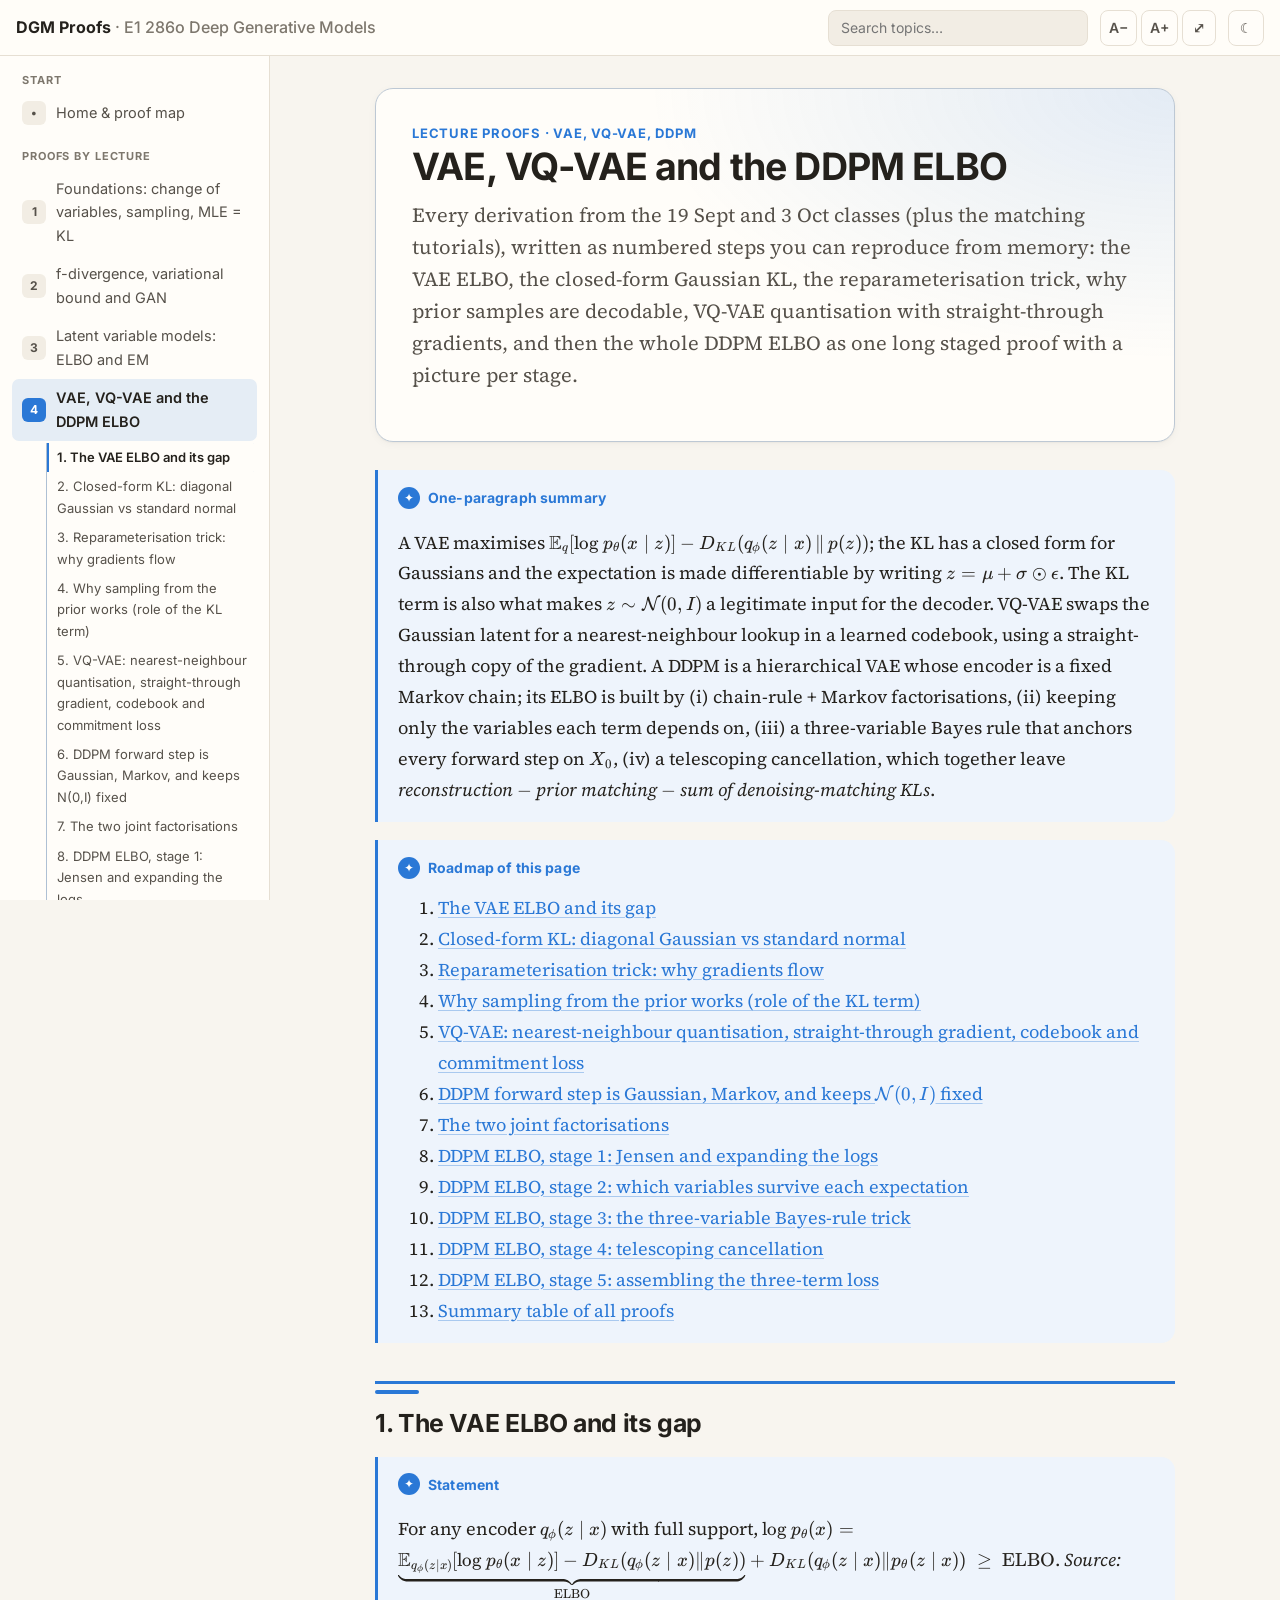
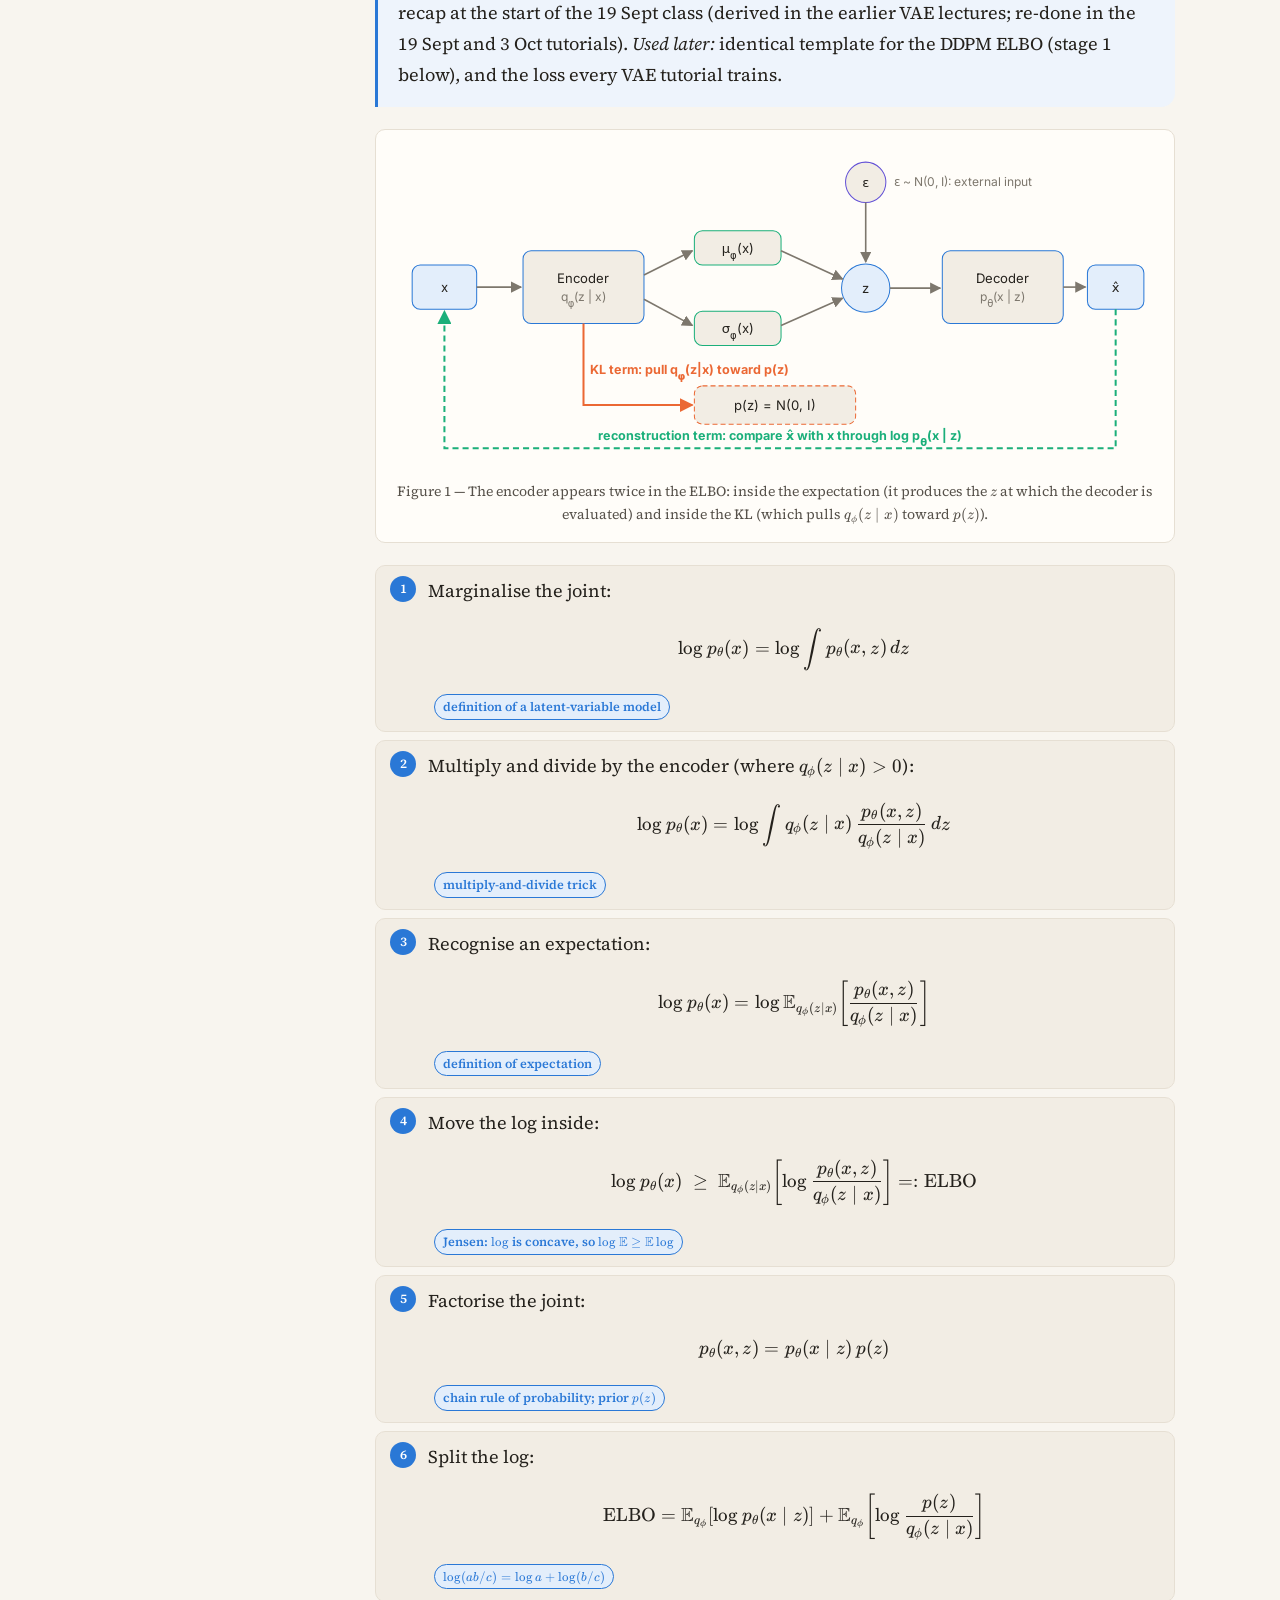
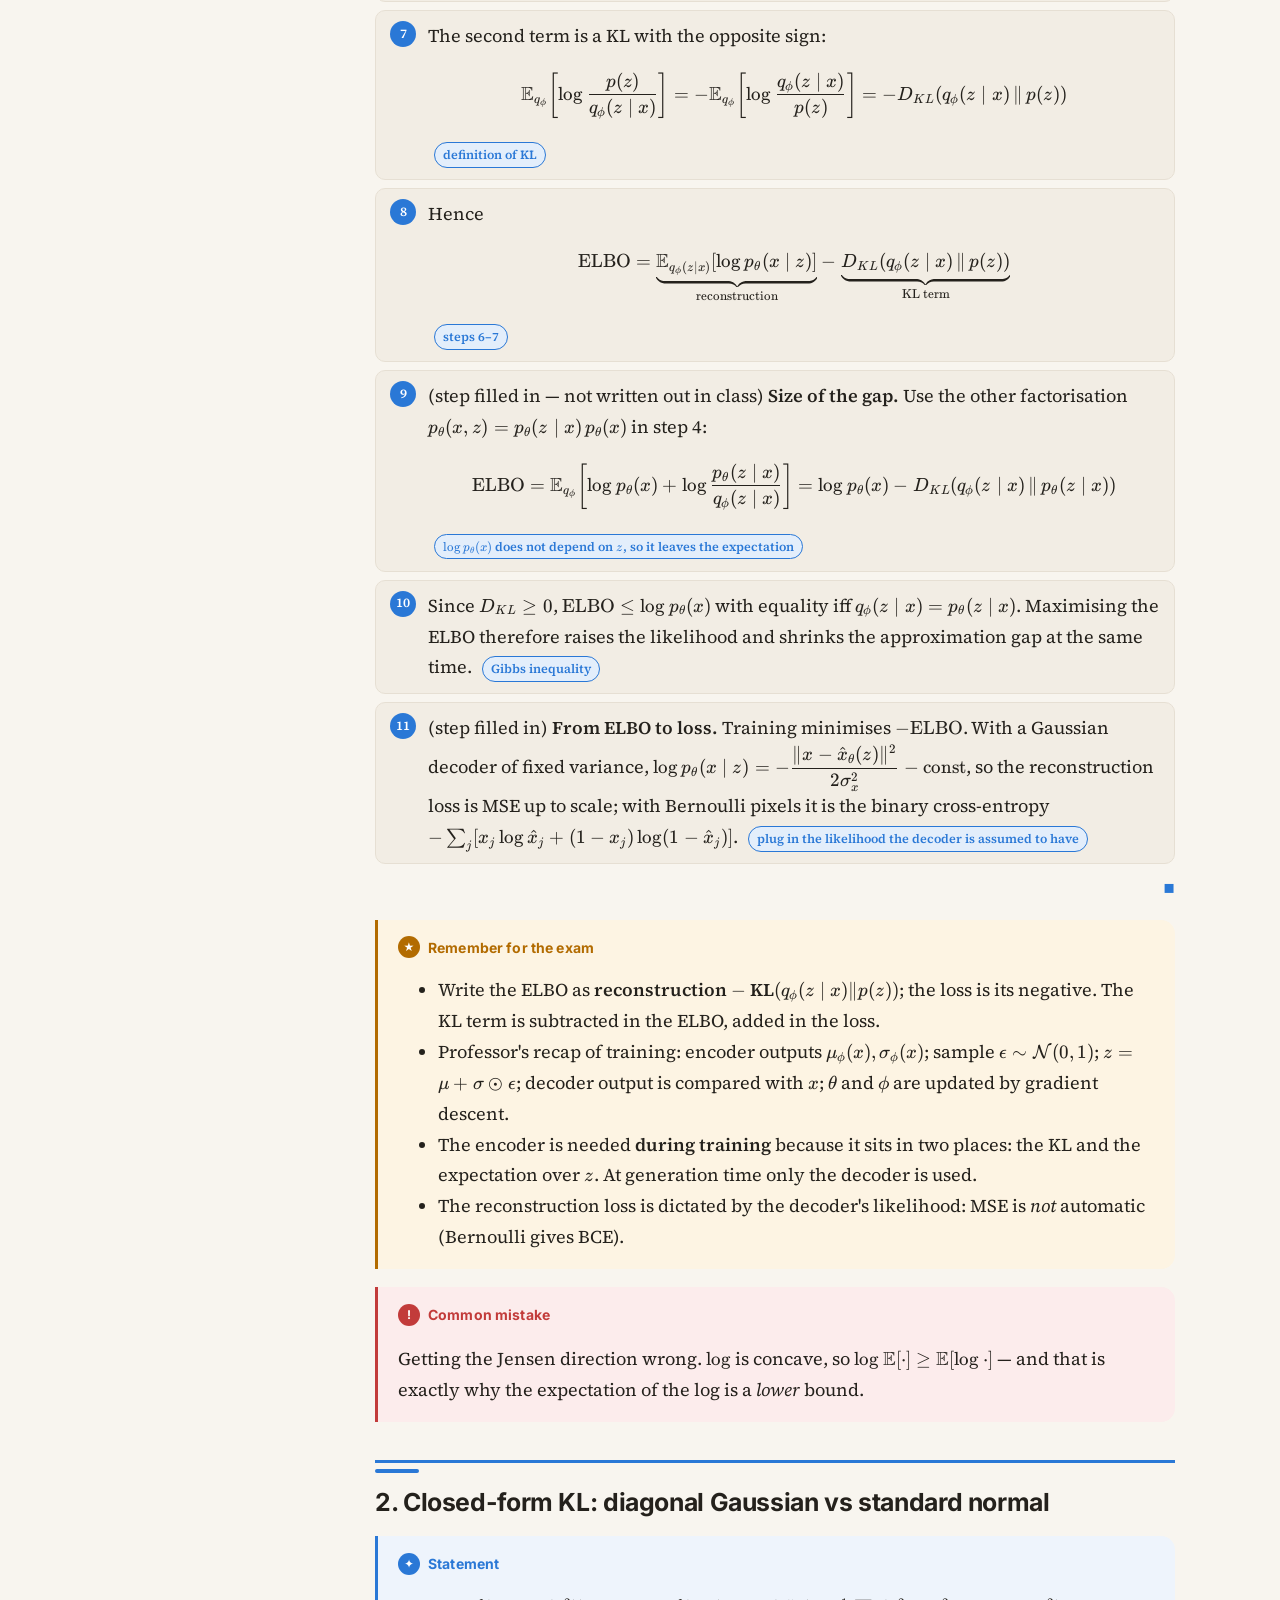
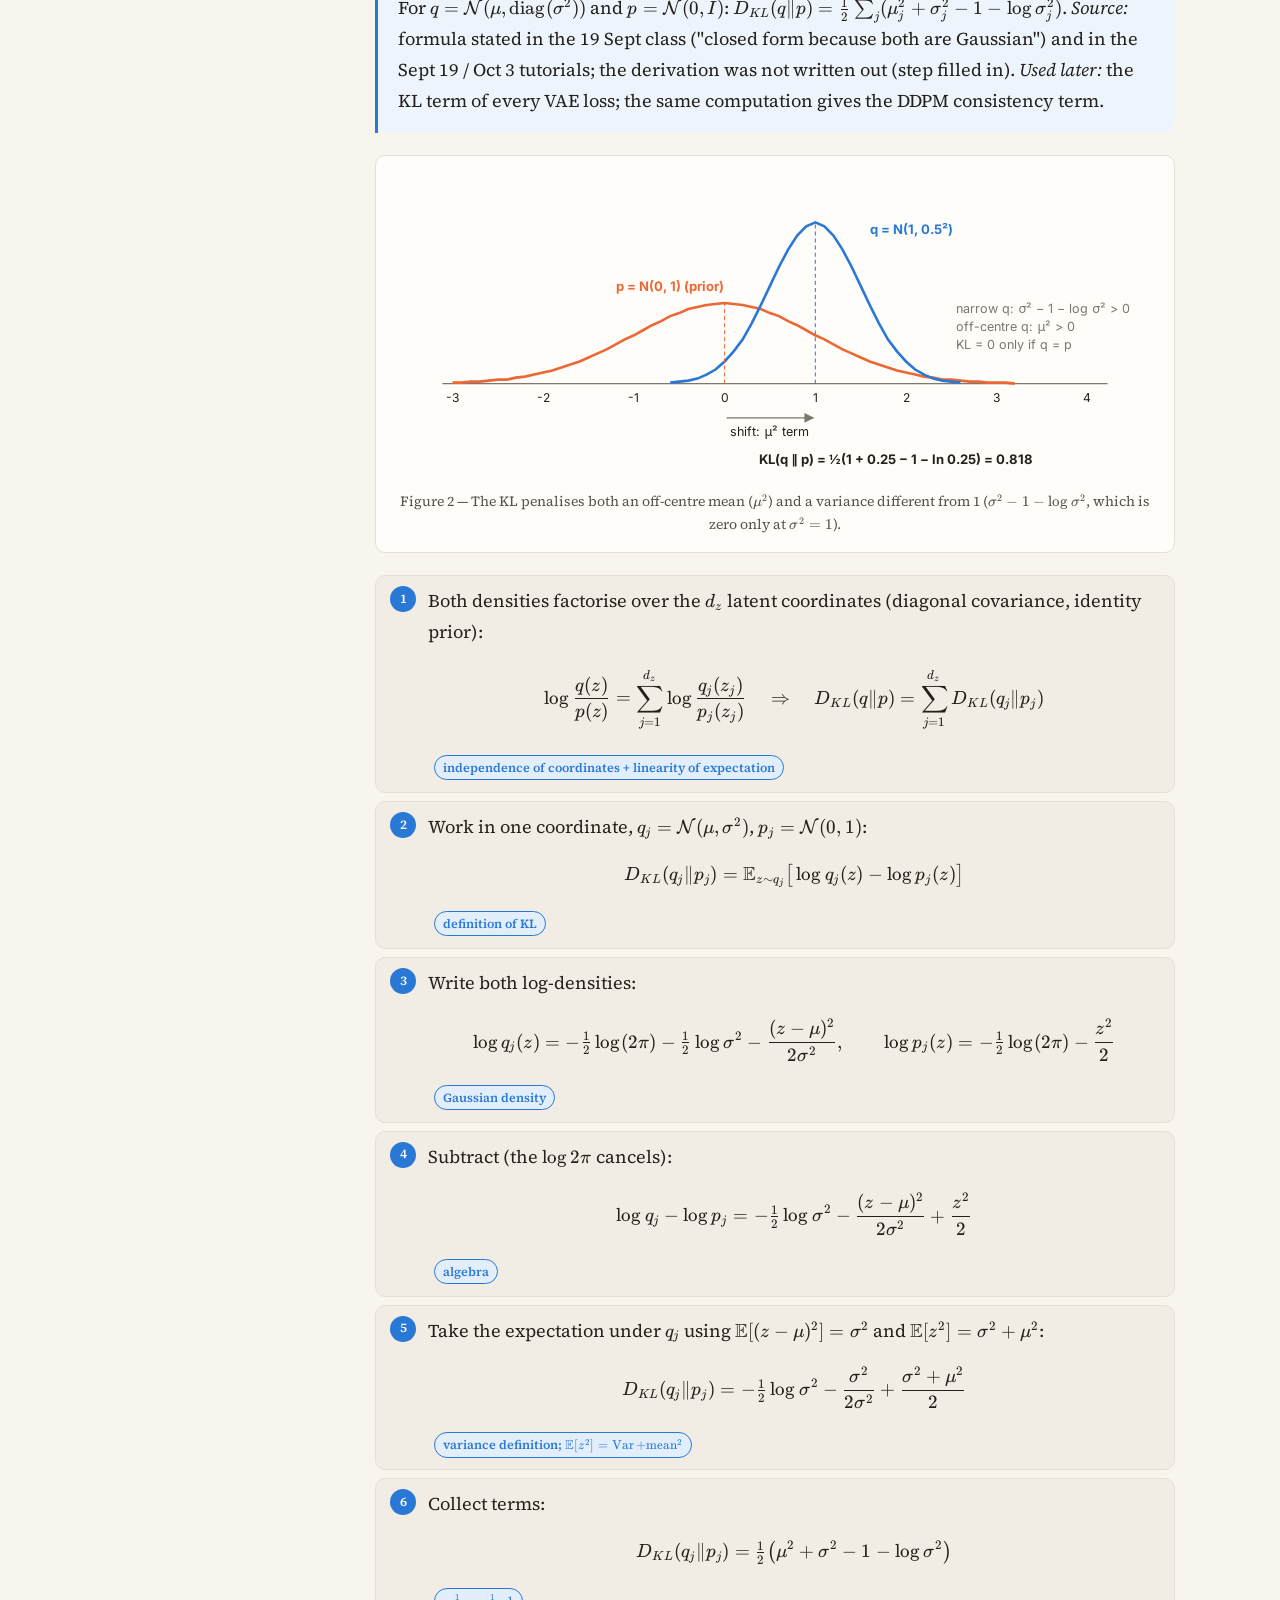
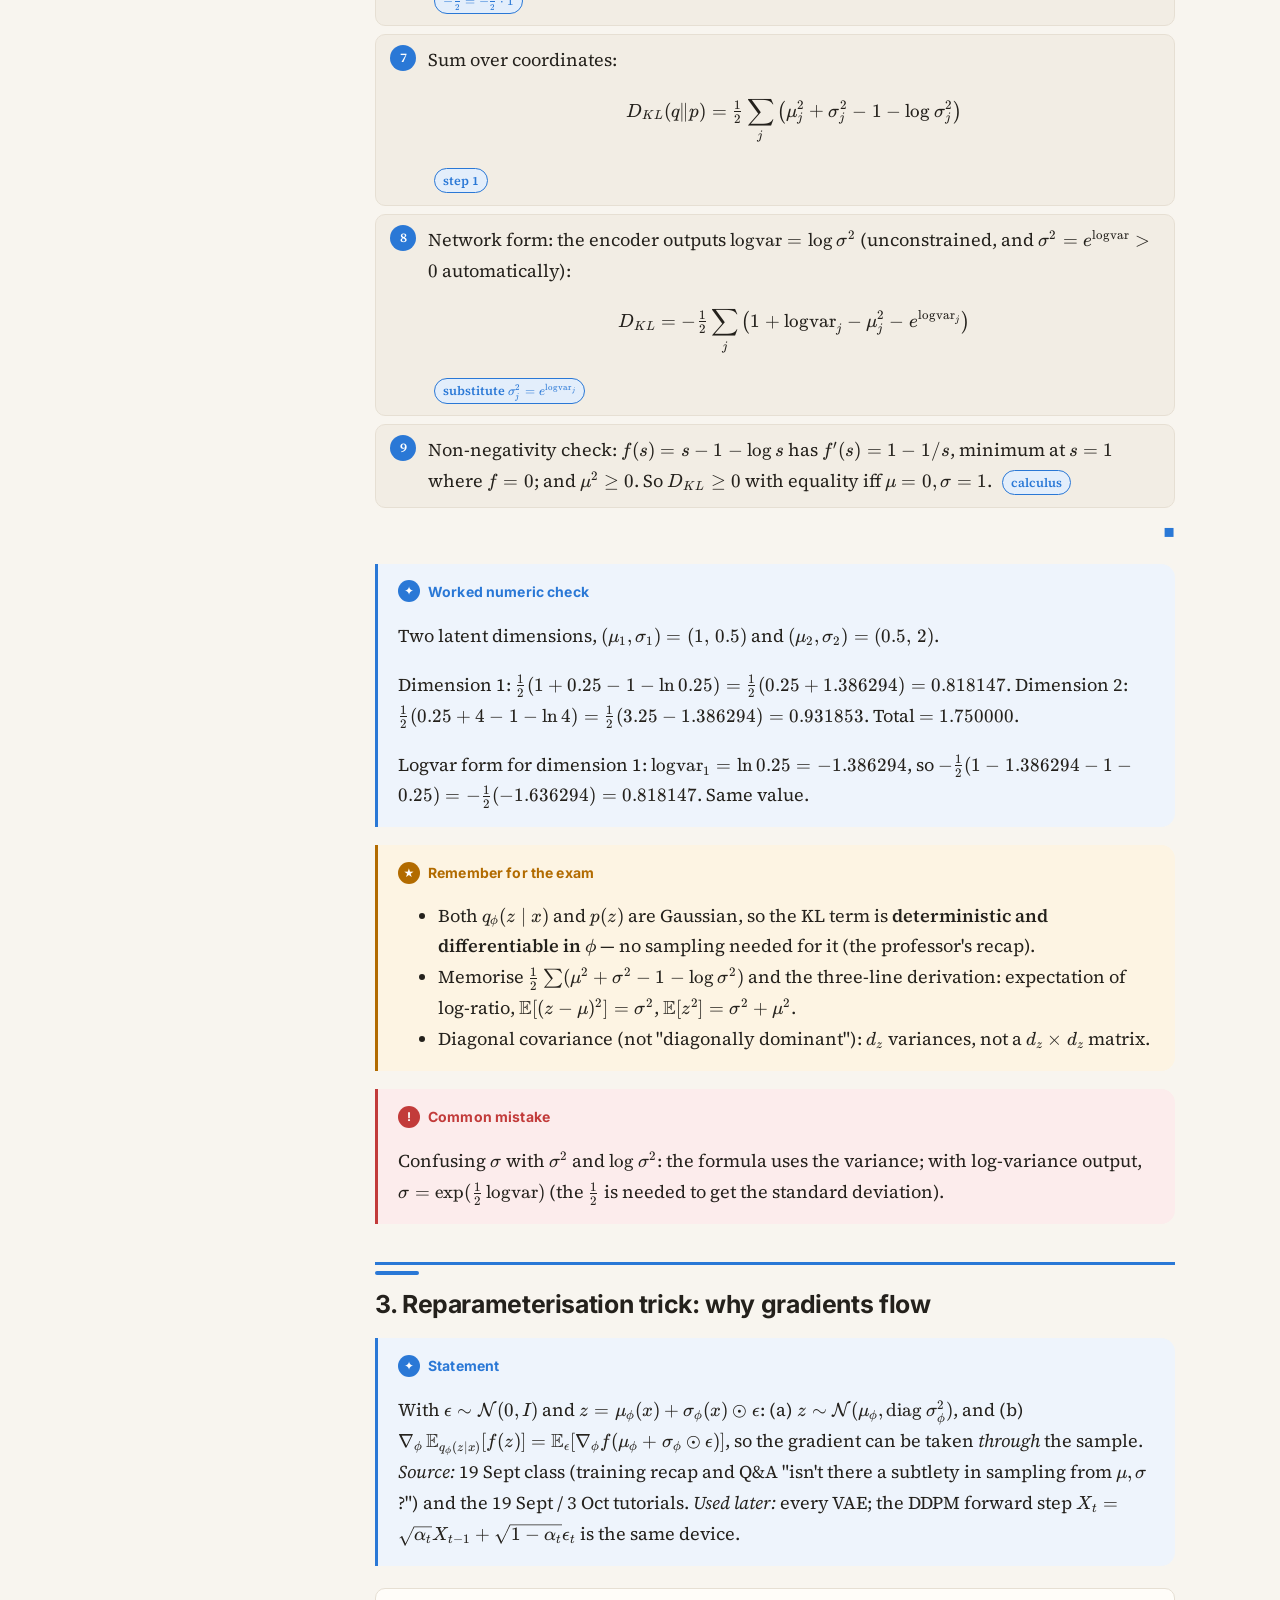
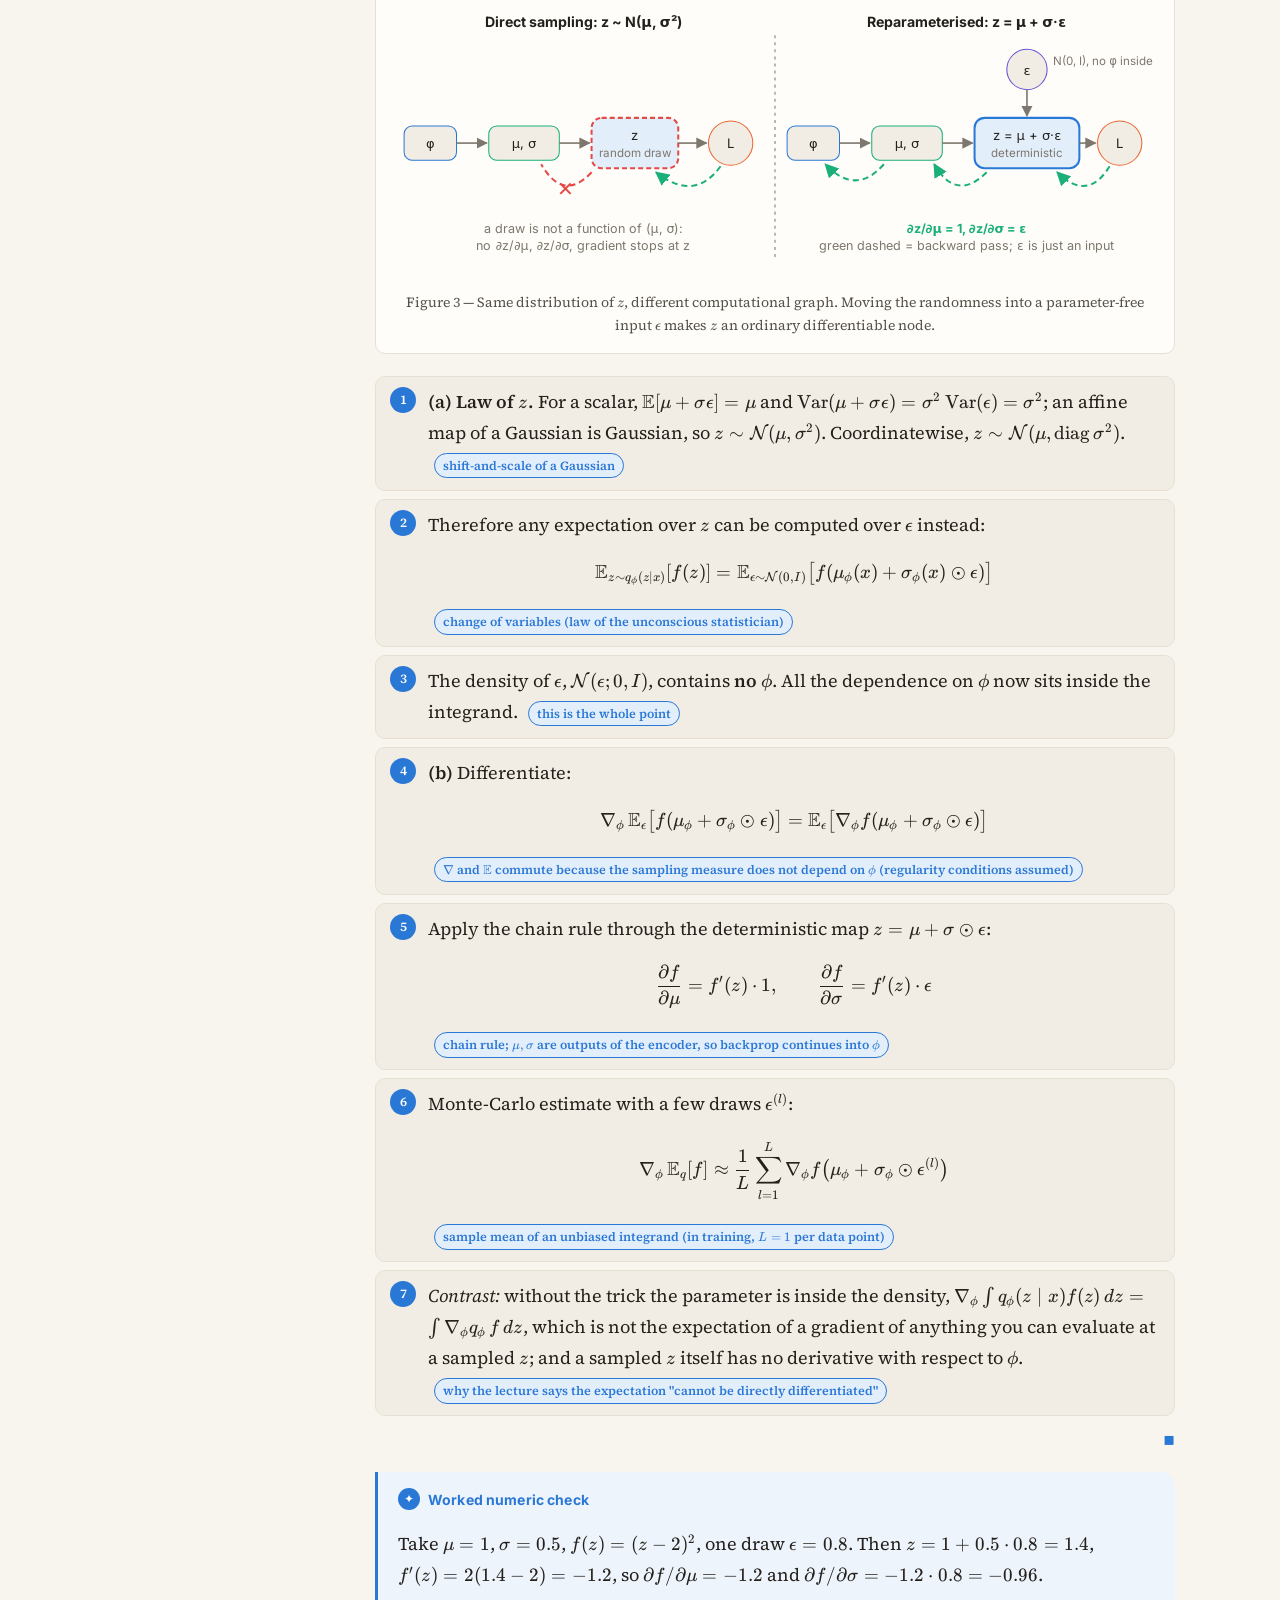
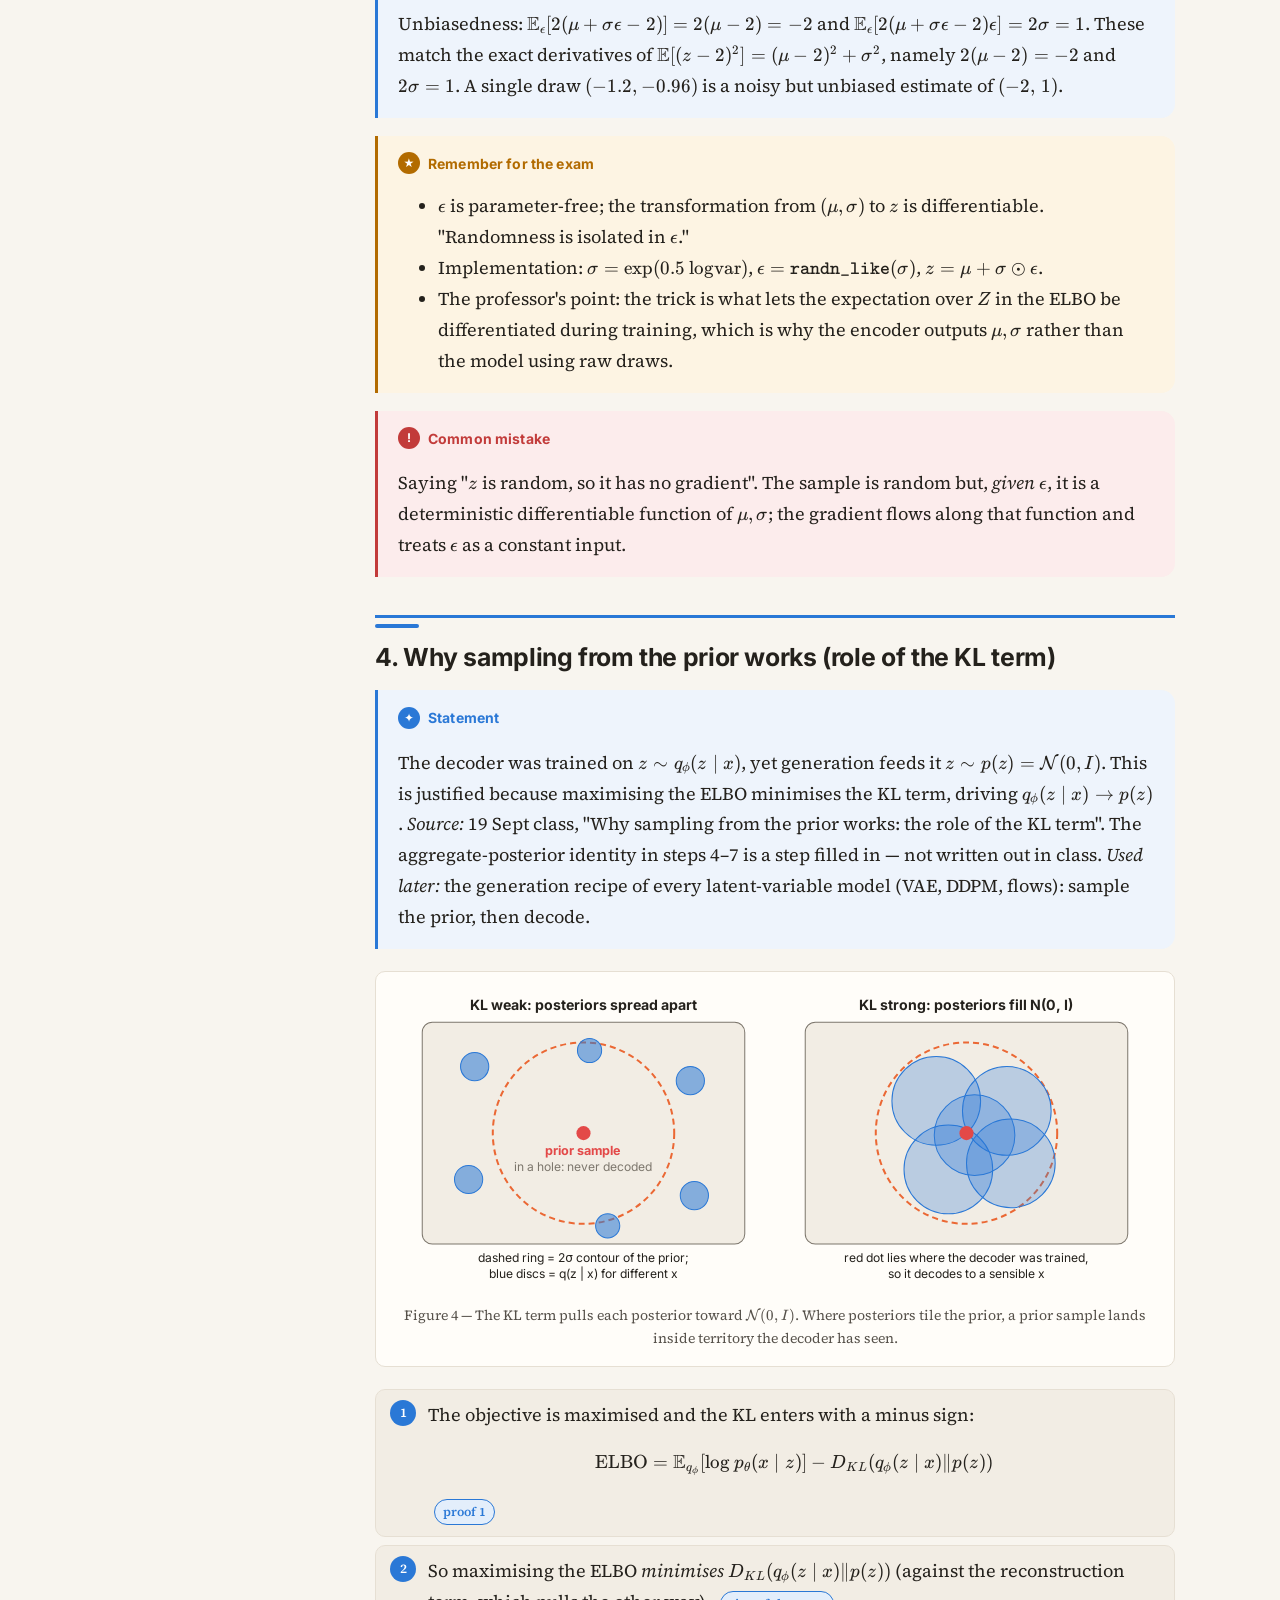
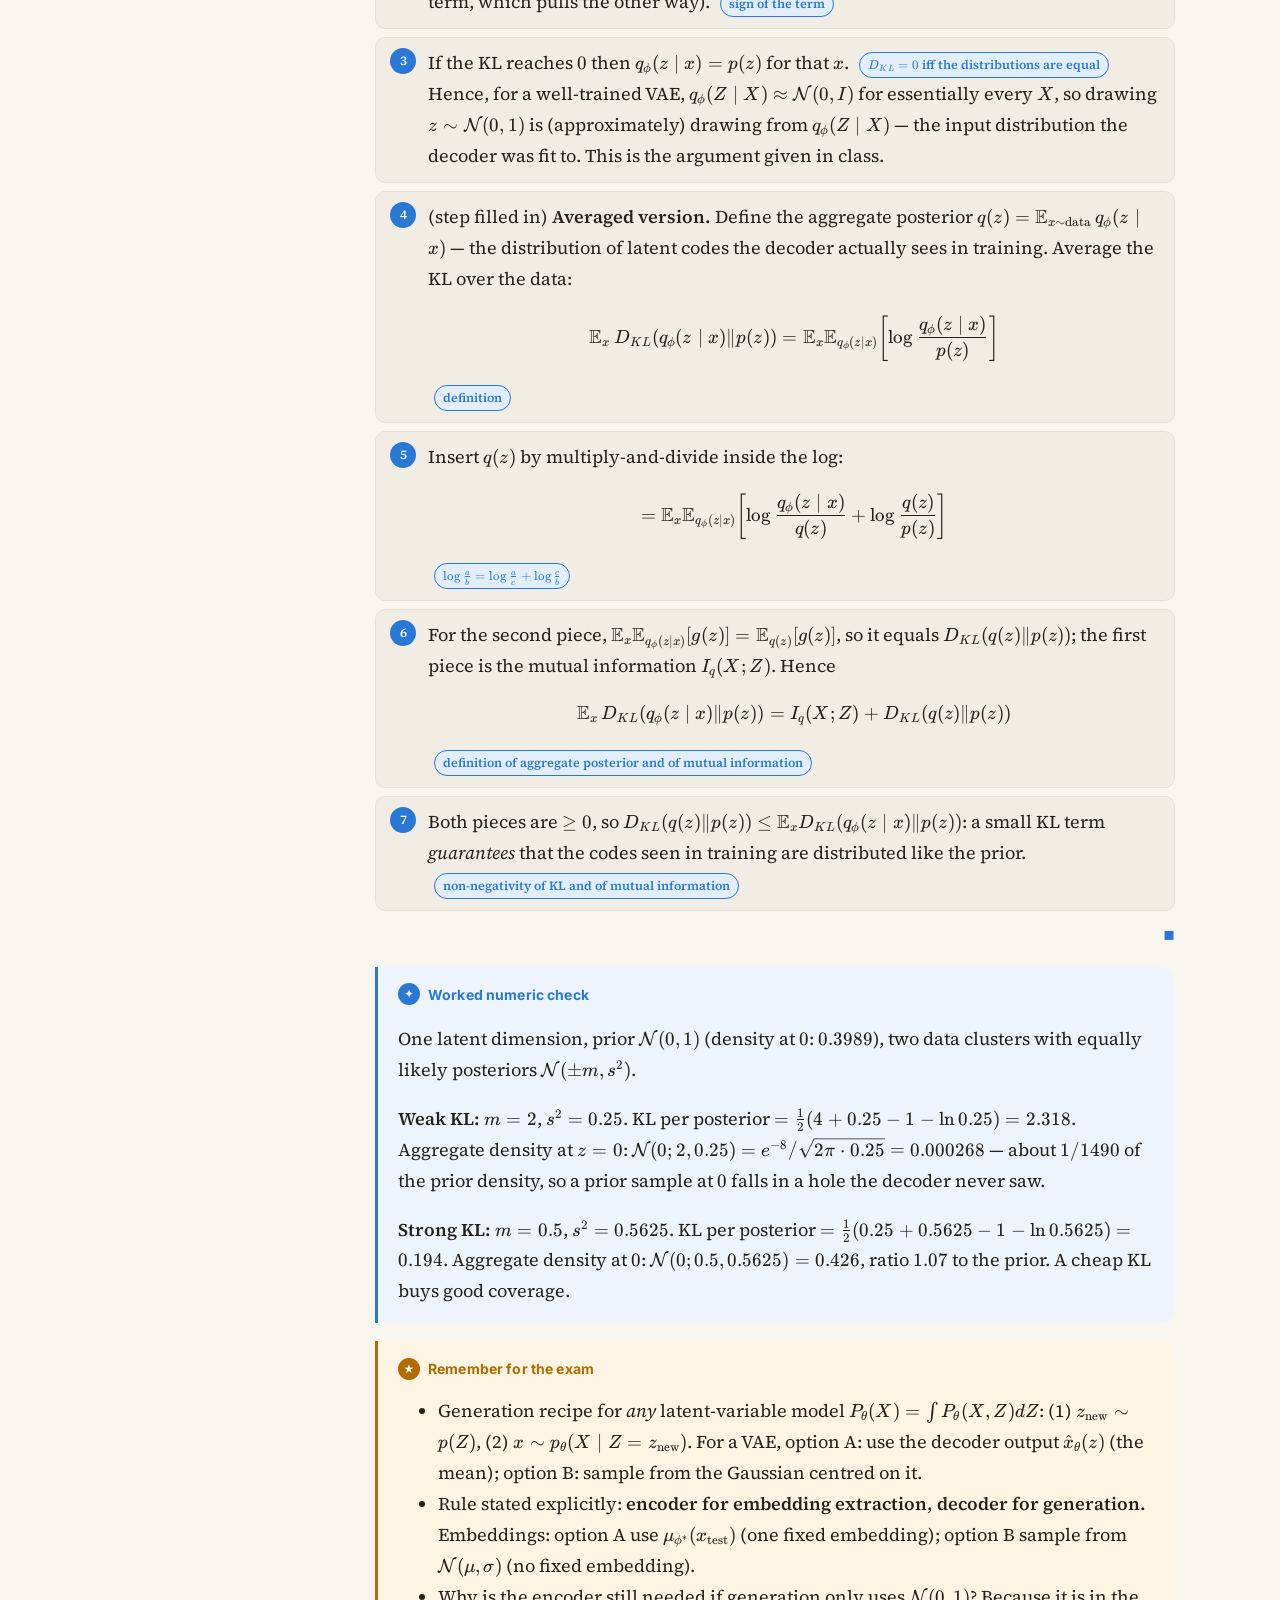
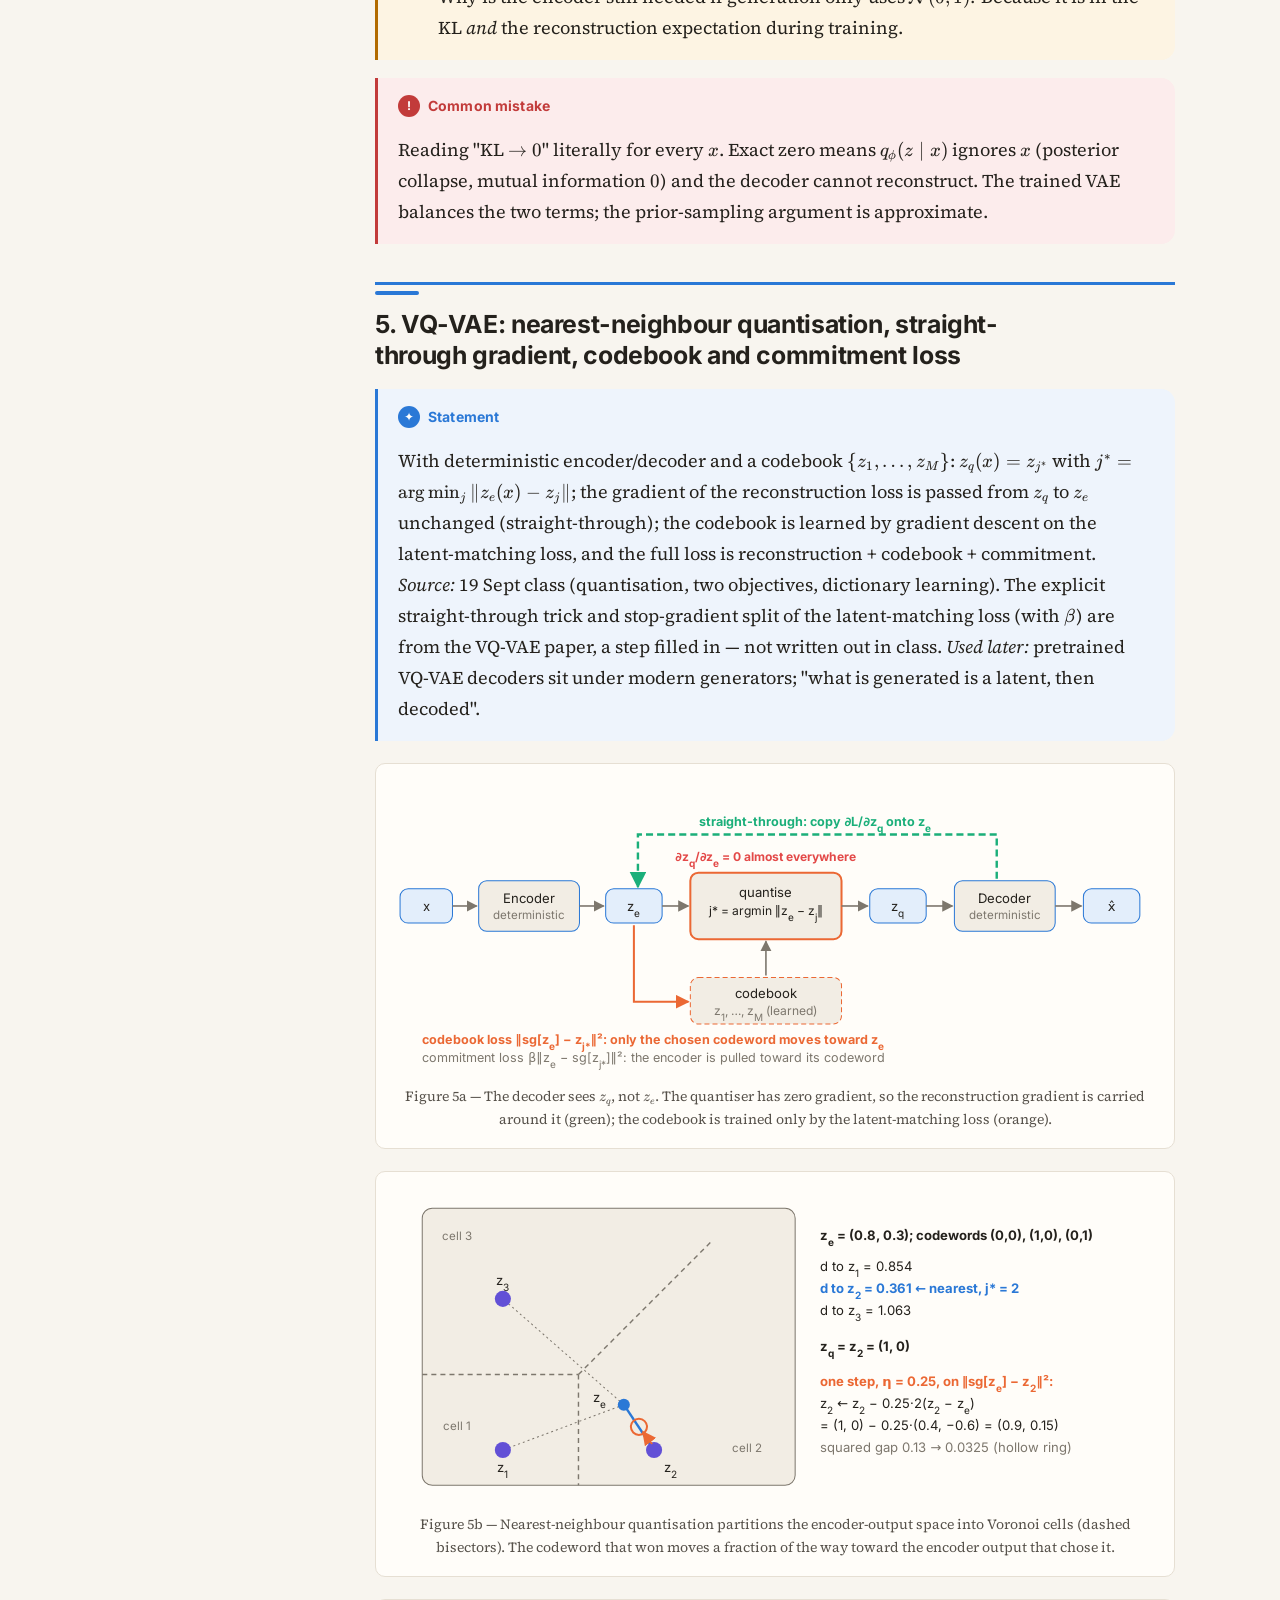
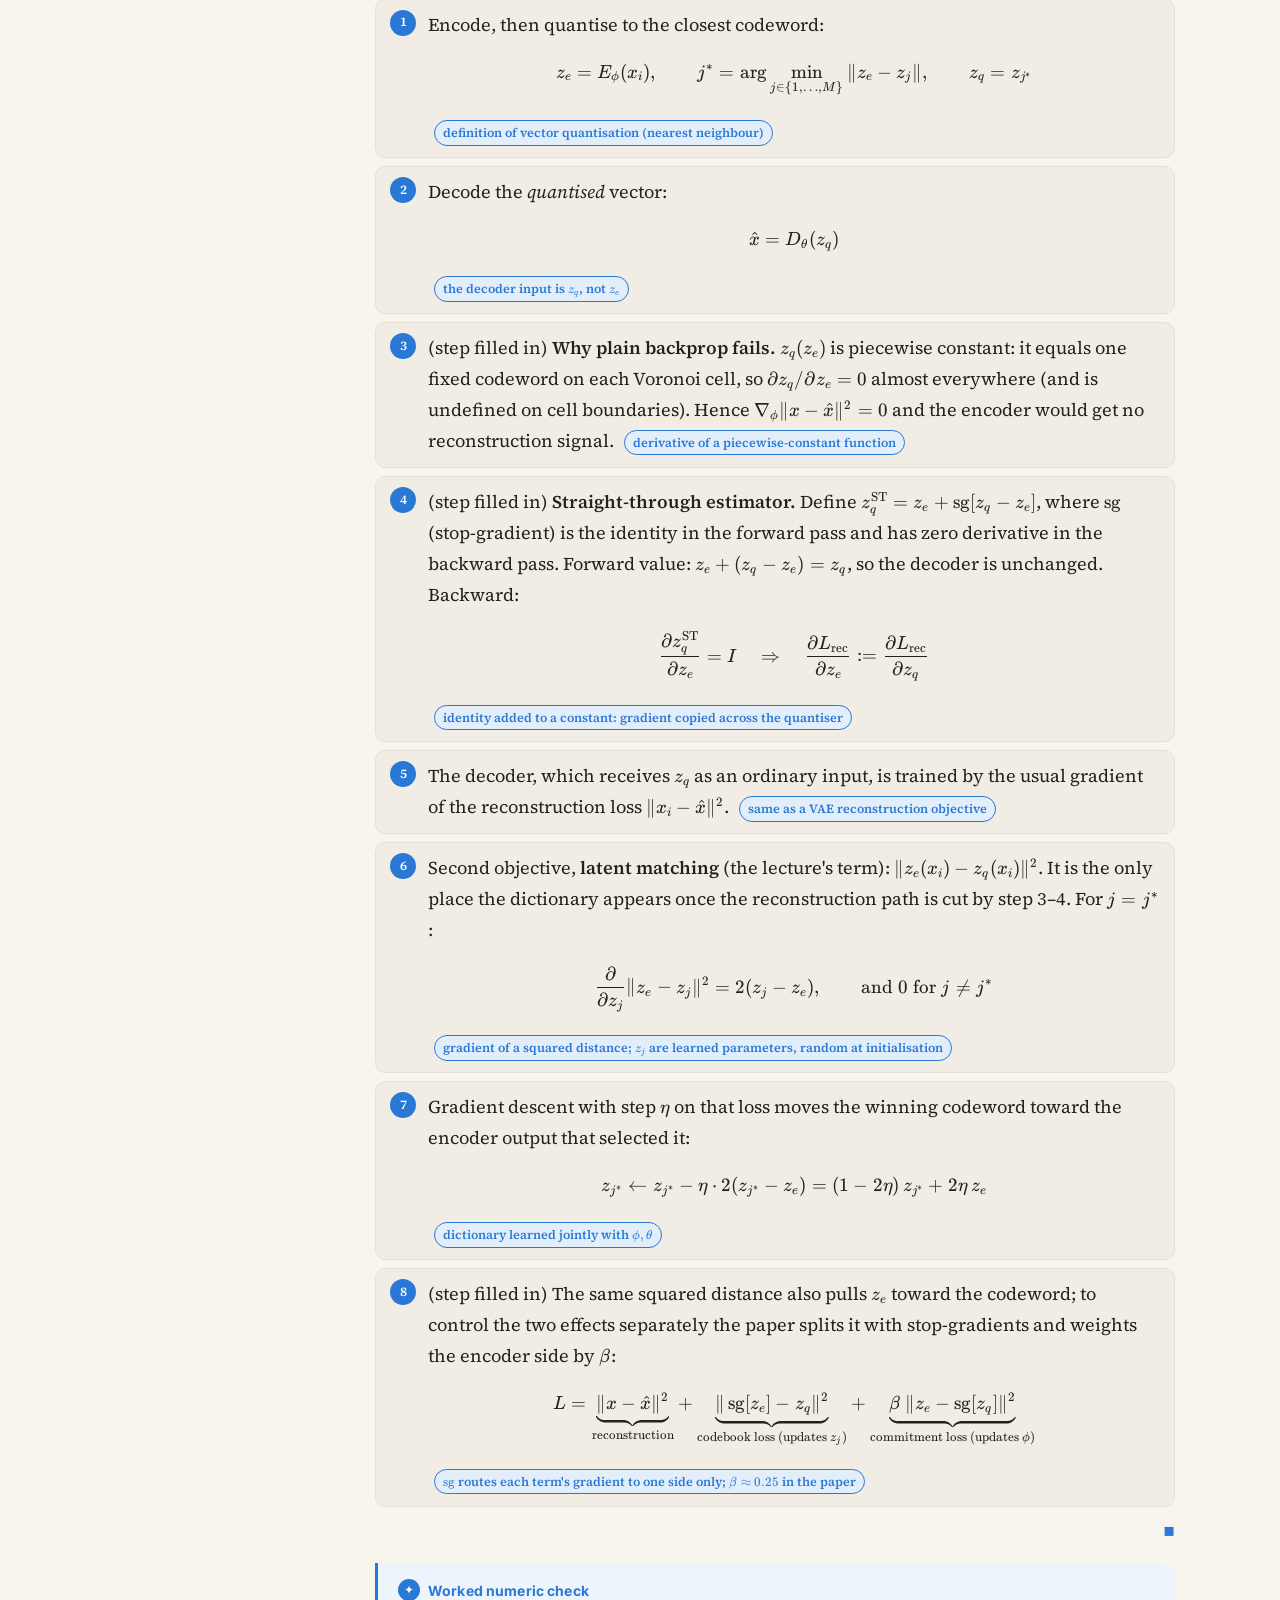
<file: p04_vae_ddpm_elbo.html>
<!doctype html>
<html lang="en">
<head>
<meta charset="utf-8">
<meta name="viewport" content="width=device-width, initial-scale=1">
<title>VAE, VQ-VAE and the DDPM ELBO — DGM Lecture Proofs</title>
<link rel="stylesheet" href="assets/vendor/katex/katex.min.css">
<link rel="stylesheet" href="assets/style.css">
<script defer src="assets/vendor/katex/katex.min.js"></script>
<script defer src="assets/vendor/katex/auto-render.min.js"></script>
<script defer src="assets/search-index.js"></script>
<script defer src="assets/site.js"></script>
</head>
<body data-page="p04" data-root=".">
<main class="content">

<div class="hero">
  <div class="kicker">Lecture proofs · VAE, VQ-VAE, DDPM</div>
  <h1>VAE, VQ-VAE and the DDPM ELBO</h1>
  <p class="lead">Every derivation from the 19 Sept and 3 Oct classes (plus the matching tutorials), written as numbered steps you can reproduce from memory: the VAE ELBO, the closed-form Gaussian KL, the reparameterisation trick, why prior samples are decodable, VQ-VAE quantisation with straight-through gradients, and then the whole DDPM ELBO as one long staged proof with a picture per stage.</p>
</div>

<div class="box key"><span class="box-title">One-paragraph summary</span>
<p>A VAE maximises $\mathbb E_q[\log p_\theta(x\mid z)]-D_{KL}(q_\phi(z\mid x)\,\|\,p(z))$; the KL has a closed form for Gaussians and the expectation is made differentiable by writing $z=\mu+\sigma\odot\epsilon$. The KL term is also what makes $z\sim\mathcal N(0,I)$ a legitimate input for the decoder. VQ-VAE swaps the Gaussian latent for a nearest-neighbour lookup in a learned codebook, using a straight-through copy of the gradient. A DDPM is a hierarchical VAE whose encoder is a fixed Markov chain; its ELBO is built by (i) chain-rule + Markov factorisations, (ii) keeping only the variables each term depends on, (iii) a three-variable Bayes rule that anchors every forward step on $X_0$, (iv) a telescoping cancellation, which together leave <em>reconstruction</em> $-$ <em>prior matching</em> $-$ <em>sum of denoising-matching KLs</em>.</p></div>

<div class="box"><span class="box-title">Roadmap of this page</span>
<ol class="small">
<li><a href="#vae-elbo">The VAE ELBO and its gap</a></li>
<li><a href="#gauss-kl">Closed-form KL: diagonal Gaussian vs standard normal</a></li>
<li><a href="#reparam">Reparameterisation trick: why gradients flow</a></li>
<li><a href="#prior-sampling">Why sampling from the prior works (role of the KL term)</a></li>
<li><a href="#vqvae">VQ-VAE: nearest-neighbour quantisation, straight-through gradient, codebook and commitment loss</a></li>
<li><a href="#ddpm-forward">DDPM forward step is Gaussian, Markov, and keeps $\mathcal N(0,I)$ fixed</a></li>
<li><a href="#ddpm-factor">The two joint factorisations</a></li>
<li><a href="#ddpm-elbo-start">DDPM ELBO, stage 1: Jensen and expanding the logs</a></li>
<li><a href="#ddpm-survive">DDPM ELBO, stage 2: which variables survive each expectation</a></li>
<li><a href="#ddpm-bayes">DDPM ELBO, stage 3: the three-variable Bayes-rule trick</a></li>
<li><a href="#ddpm-telescope">DDPM ELBO, stage 4: telescoping cancellation</a></li>
<li><a href="#ddpm-final">DDPM ELBO, stage 5: assembling the three-term loss</a></li>
<li><a href="#summary">Summary table of all proofs</a></li>
</ol></div>

<!-- ============================================================ -->
<h2 id="vae-elbo" class="proof-head">1. The VAE ELBO and its gap</h2>

<div class="box key"><span class="box-title">Statement</span>
<p>For any encoder $q_\phi(z\mid x)$ with full support, $\log p_\theta(x)=\underbrace{\mathbb E_{q_\phi(z\mid x)}[\log p_\theta(x\mid z)]-D_{KL}(q_\phi(z\mid x)\|p(z))}_{\text{ELBO}}+D_{KL}(q_\phi(z\mid x)\|p_\theta(z\mid x))\ \ge\ \text{ELBO}$. <em>Source:</em> recap at the start of the 19 Sept class (derived in the earlier VAE lectures; re-done in the 19 Sept and 3 Oct tutorials). <em>Used later:</em> identical template for the DDPM ELBO (stage 1 below), and the loss every VAE tutorial trains.</p></div>

<figure class="diagram">
<svg viewBox="0 0 760 318" style="max-width:100%;height:auto" role="img" aria-label="VAE as a graph: encoder gives mu and sigma, epsilon enters z, decoder reconstructs x; KL pulls q toward the prior">
  <defs>
    <marker id="p04f1" viewBox="0 0 10 10" refX="9" refY="5" markerWidth="7" markerHeight="7" orient="auto"><path d="M0,0 L10,5 L0,10 z" fill="var(--text-3)"/></marker>
    <marker id="p04f1b" viewBox="0 0 10 10" refX="9" refY="5" markerWidth="7" markerHeight="7" orient="auto"><path d="M0,0 L10,5 L0,10 z" fill="var(--s2)"/></marker>
    <marker id="p04f1c" viewBox="0 0 10 10" refX="9" refY="5" markerWidth="7" markerHeight="7" orient="auto"><path d="M0,0 L10,5 L0,10 z" fill="var(--s3)"/></marker>
  </defs>
  <g font-size="13" text-anchor="middle">
    <rect x="20" y="118" width="64" height="44" rx="8" fill="var(--accent-soft)" stroke="var(--s1)"/><text x="52" y="145">x</text>
    <rect x="130" y="104" width="120" height="72" rx="8" fill="var(--surface-2)" stroke="var(--s1)"/><text x="190" y="136">Encoder</text><text x="190" y="154" class="muted-t" font-size="12">q<tspan baseline-shift="sub" font-size="10">φ</tspan>(z | x)</text>
    <rect x="300" y="84" width="86" height="34" rx="8" fill="var(--surface-2)" stroke="var(--s3)"/><text x="343" y="106">μ<tspan baseline-shift="sub" font-size="10">φ</tspan>(x)</text>
    <rect x="300" y="164" width="86" height="34" rx="8" fill="var(--surface-2)" stroke="var(--s3)"/><text x="343" y="186">σ<tspan baseline-shift="sub" font-size="10">φ</tspan>(x)</text>
    <circle cx="470" cy="141" r="24" fill="var(--accent-soft)" stroke="var(--s1)"/><text x="470" y="146">z</text>
    <circle cx="470" cy="36" r="20" fill="var(--surface-2)" stroke="var(--s7)"/><text x="470" y="41">ε</text>
    <rect x="546" y="104" width="120" height="72" rx="8" fill="var(--surface-2)" stroke="var(--s1)"/><text x="606" y="136">Decoder</text><text x="606" y="154" class="muted-t" font-size="12">p<tspan baseline-shift="sub" font-size="10">θ</tspan>(x | z)</text>
    <rect x="690" y="118" width="56" height="44" rx="8" fill="var(--accent-soft)" stroke="var(--s1)"/><text x="718" y="145">x̂</text>
  </g>
  <text x="498" y="40" font-size="12" class="muted-t">ε ~ N(0, I): external input</text>
  <g stroke="var(--text-3)" stroke-width="1.6" fill="none">
    <line x1="84" y1="140" x2="128" y2="140" marker-end="url(#p04f1)"/>
    <line x1="250" y1="128" x2="298" y2="104" marker-end="url(#p04f1)"/>
    <line x1="250" y1="152" x2="298" y2="178" marker-end="url(#p04f1)"/>
    <line x1="386" y1="104" x2="447" y2="132" marker-end="url(#p04f1)"/>
    <line x1="386" y1="178" x2="447" y2="151" marker-end="url(#p04f1)"/>
    <line x1="470" y1="56" x2="470" y2="115" marker-end="url(#p04f1)"/>
    <line x1="494" y1="141" x2="544" y2="141" marker-end="url(#p04f1)"/>
    <line x1="666" y1="140" x2="688" y2="140" marker-end="url(#p04f1)"/>
  </g>
  <rect x="300" y="238" width="160" height="38" rx="8" fill="var(--surface-2)" stroke="var(--s2)" stroke-dasharray="5 3"/><text x="380" y="262" text-anchor="middle" font-size="13">p(z) = N(0, I)</text>
  <path d="M190,176 V257 H298" fill="none" stroke="var(--s2)" stroke-width="2" marker-end="url(#p04f1b)"/>
  <text x="196" y="226" font-size="12.5" style="fill:var(--s2)" font-weight="700">KL term: pull q<tspan baseline-shift="sub" font-size="10">φ</tspan>(z|x) toward p(z)</text>
  <path d="M718,162 V300 H52 V164" fill="none" stroke="var(--s3)" stroke-width="2" stroke-dasharray="6 4" marker-end="url(#p04f1c)"/>
  <text x="385" y="292" text-anchor="middle" font-size="12.5" style="fill:var(--s3)" font-weight="700">reconstruction term: compare x̂ with x through log p<tspan baseline-shift="sub" font-size="10">θ</tspan>(x | z)</text>
</svg>
<figcaption>Figure 1 — The encoder appears twice in the ELBO: inside the expectation (it produces the $z$ at which the decoder is evaluated) and inside the KL (which pulls $q_\phi(z\mid x)$ toward $p(z)$).</figcaption>
</figure>

<ol class="steps">
<li>Marginalise the joint: $$\log p_\theta(x)=\log\int p_\theta(x,z)\,dz$$ <span class="why">definition of a latent-variable model</span></li>
<li>Multiply and divide by the encoder (where $q_\phi(z\mid x)>0$): $$\log p_\theta(x)=\log\int q_\phi(z\mid x)\,\frac{p_\theta(x,z)}{q_\phi(z\mid x)}\,dz$$ <span class="why">multiply-and-divide trick</span></li>
<li>Recognise an expectation: $$\log p_\theta(x)=\log\mathbb E_{q_\phi(z\mid x)}\!\left[\frac{p_\theta(x,z)}{q_\phi(z\mid x)}\right]$$ <span class="why">definition of expectation</span></li>
<li>Move the log inside: $$\log p_\theta(x)\ \ge\ \mathbb E_{q_\phi(z\mid x)}\!\left[\log\frac{p_\theta(x,z)}{q_\phi(z\mid x)}\right]=:\text{ELBO}$$ <span class="why">Jensen: $\log$ is concave, so $\log\mathbb E\ge\mathbb E\log$</span></li>
<li>Factorise the joint: $$p_\theta(x,z)=p_\theta(x\mid z)\,p(z)$$ <span class="why">chain rule of probability; prior $p(z)$</span></li>
<li>Split the log: $$\text{ELBO}=\mathbb E_{q_\phi}[\log p_\theta(x\mid z)]+\mathbb E_{q_\phi}\!\left[\log\frac{p(z)}{q_\phi(z\mid x)}\right]$$ <span class="why">$\log(ab/c)=\log a+\log(b/c)$</span></li>
<li>The second term is a KL with the opposite sign: $$\mathbb E_{q_\phi}\!\left[\log\frac{p(z)}{q_\phi(z\mid x)}\right]=-\mathbb E_{q_\phi}\!\left[\log\frac{q_\phi(z\mid x)}{p(z)}\right]=-D_{KL}(q_\phi(z\mid x)\,\|\,p(z))$$ <span class="why">definition of KL</span></li>
<li>Hence $$\text{ELBO}=\underbrace{\mathbb E_{q_\phi(z\mid x)}[\log p_\theta(x\mid z)]}_{\text{reconstruction}}-\underbrace{D_{KL}(q_\phi(z\mid x)\,\|\,p(z))}_{\text{KL term}}$$ <span class="why">steps 6–7</span></li>
<li>(step filled in — not written out in class) <strong>Size of the gap.</strong> Use the other factorisation $p_\theta(x,z)=p_\theta(z\mid x)\,p_\theta(x)$ in step 4: $$\text{ELBO}=\mathbb E_{q_\phi}\!\left[\log p_\theta(x)+\log\frac{p_\theta(z\mid x)}{q_\phi(z\mid x)}\right]=\log p_\theta(x)-D_{KL}(q_\phi(z\mid x)\,\|\,p_\theta(z\mid x))$$ <span class="why">$\log p_\theta(x)$ does not depend on $z$, so it leaves the expectation</span></li>
<li>Since $D_{KL}\ge0$, $\text{ELBO}\le\log p_\theta(x)$ with equality iff $q_\phi(z\mid x)=p_\theta(z\mid x)$. Maximising the ELBO therefore raises the likelihood and shrinks the approximation gap at the same time. <span class="why">Gibbs inequality</span></li>
<li>(step filled in) <strong>From ELBO to loss.</strong> Training minimises $-\text{ELBO}$. With a Gaussian decoder of fixed variance, $\log p_\theta(x\mid z)=-\dfrac{\|x-\hat x_\theta(z)\|^2}{2\sigma_x^2}-\text{const}$, so the reconstruction loss is MSE up to scale; with Bernoulli pixels it is the binary cross-entropy $-\sum_j[x_j\log\hat x_j+(1-x_j)\log(1-\hat x_j)]$. <span class="why">plug in the likelihood the decoder is assumed to have</span></li>
</ol>
<div class="qed">&blacksquare;</div>

<div class="box exam"><span class="box-title">Remember for the exam</span>
<ul>
<li>Write the ELBO as <strong>reconstruction $-$ KL$(q_\phi(z\mid x)\|p(z))$</strong>; the loss is its negative. The KL term is subtracted in the ELBO, added in the loss.</li>
<li>Professor's recap of training: encoder outputs $\mu_\phi(x),\sigma_\phi(x)$; sample $\epsilon\sim\mathcal N(0,1)$; $z=\mu+\sigma\odot\epsilon$; decoder output is compared with $x$; $\theta$ and $\phi$ are updated by gradient descent.</li>
<li>The encoder is needed <strong>during training</strong> because it sits in two places: the KL and the expectation over $z$. At generation time only the decoder is used.</li>
<li>The reconstruction loss is dictated by the decoder's likelihood: MSE is <em>not</em> automatic (Bernoulli gives BCE).</li>
</ul></div>
<div class="box pitfall"><span class="box-title">Common mistake</span>
<p>Getting the Jensen direction wrong. $\log$ is concave, so $\log\mathbb E[\cdot]\ge\mathbb E[\log\cdot]$ — and that is exactly why the expectation of the log is a <em>lower</em> bound.</p></div>

<!-- ============================================================ -->
<h2 id="gauss-kl" class="proof-head">2. Closed-form KL: diagonal Gaussian vs standard normal</h2>

<div class="box key"><span class="box-title">Statement</span>
<p>For $q=\mathcal N(\mu,\operatorname{diag}(\sigma^2))$ and $p=\mathcal N(0,I)$: $D_{KL}(q\|p)=\tfrac12\sum_j(\mu_j^2+\sigma_j^2-1-\log\sigma_j^2)$. <em>Source:</em> formula stated in the 19 Sept class ("closed form because both are Gaussian") and in the Sept 19 / Oct 3 tutorials; the derivation was not written out (step filled in). <em>Used later:</em> the KL term of every VAE loss; the same computation gives the DDPM consistency term.</p></div>

<figure class="diagram">
<svg viewBox="0 0 760 302" style="max-width:100%;height:auto" role="img" aria-label="Two Gaussian densities: q with mean 1 and sd 0.5, and the standard normal prior">
  <defs><marker id="p04f2" viewBox="0 0 10 10" refX="9" refY="5" markerWidth="7" markerHeight="7" orient="auto"><path d="M0,0 L10,5 L0,10 z" fill="var(--text-3)"/></marker></defs>
  <line x1="50" y1="210" x2="710" y2="210" stroke="var(--text-3)" stroke-width="1.4"/>
  <g font-size="12" text-anchor="middle" class="muted-t">
    <text x="60" y="228">-3</text><text x="150" y="228">-2</text><text x="240" y="228">-1</text><text x="330" y="228">0</text><text x="420" y="228">1</text><text x="510" y="228">2</text><text x="600" y="228">3</text><text x="690" y="228">4</text>
  </g>
  <path d="M60,209 L69,209 L78,208 L87,208 L96,207 L105,206 L114,206 L123,204 L132,203 L141,201 L150,199 L159,197 L168,194 L177,191 L186,188 L195,184 L204,180 L213,176 L222,171 L231,166 L240,162 L249,157 L258,152 L267,148 L276,143 L285,140 L294,136 L303,134 L312,132 L321,131 L330,130 L339,131 L348,132 L357,134 L366,136 L375,140 L384,143 L393,148 L402,152 L411,157 L420,162 L429,166 L438,171 L447,176 L456,180 L465,184 L474,188 L483,191 L492,194 L501,197 L510,199 L519,201 L528,203 L537,204 L546,206 L555,206 L564,207 L573,208 L582,208 L591,209 L600,209 L609,209 L618,210" fill="none" stroke="var(--s2)" stroke-width="2.6"/>
  <path d="M276,209 L285,208 L294,207 L303,205 L312,201 L321,196 L330,188 L339,178 L348,166 L357,150 L366,132 L375,113 L384,94 L393,77 L402,63 L411,54 L420,50 L429,54 L438,63 L447,77 L456,94 L465,113 L474,132 L483,150 L492,166 L501,178 L510,188 L519,196 L528,201 L537,205 L546,207 L555,208 L564,209" fill="none" stroke="var(--s1)" stroke-width="2.6"/>
  <line x1="420" y1="210" x2="420" y2="50" stroke="var(--s1)" stroke-dasharray="4 3"/>
  <line x1="330" y1="210" x2="330" y2="130" stroke="var(--s2)" stroke-dasharray="4 3"/>
  <line x1="332" y1="244" x2="418" y2="244" stroke="var(--text-3)" stroke-width="1.4" marker-end="url(#p04f2)"/>
  <text x="375" y="262" text-anchor="middle" font-size="12.5">shift: μ² term</text>
  <text x="474" y="62" font-size="13" style="fill:var(--s1)" font-weight="700">q = N(1, 0.5²)</text>
  <text x="222" y="118" font-size="13" style="fill:var(--s2)" font-weight="700">p = N(0, 1)  (prior)</text>
  <text x="560" y="140" font-size="12.5" class="muted-t">narrow q: σ² − 1 − log σ² &gt; 0</text>
  <text x="560" y="158" font-size="12.5" class="muted-t">off-centre q: μ² &gt; 0</text>
  <text x="560" y="176" font-size="12.5" class="muted-t">KL = 0 only if q = p</text>
  <text x="560" y="290" font-size="13" font-weight="700" text-anchor="middle" dx="-60">KL(q ‖ p) = ½(1 + 0.25 − 1 − ln 0.25) = 0.818</text>
</svg>
<figcaption>Figure 2 — The KL penalises both an off-centre mean ($\mu^2$) and a variance different from 1 ($\sigma^2-1-\log\sigma^2$, which is zero only at $\sigma^2=1$).</figcaption>
</figure>

<ol class="steps">
<li>Both densities factorise over the $d_z$ latent coordinates (diagonal covariance, identity prior): $$\log\frac{q(z)}{p(z)}=\sum_{j=1}^{d_z}\log\frac{q_j(z_j)}{p_j(z_j)}\quad\Rightarrow\quad D_{KL}(q\|p)=\sum_{j=1}^{d_z}D_{KL}(q_j\|p_j)$$ <span class="why">independence of coordinates + linearity of expectation</span></li>
<li>Work in one coordinate, $q_j=\mathcal N(\mu,\sigma^2)$, $p_j=\mathcal N(0,1)$: $$D_{KL}(q_j\|p_j)=\mathbb E_{z\sim q_j}\big[\log q_j(z)-\log p_j(z)\big]$$ <span class="why">definition of KL</span></li>
<li>Write both log-densities: $$\log q_j(z)=-\tfrac12\log(2\pi)-\tfrac12\log\sigma^2-\frac{(z-\mu)^2}{2\sigma^2},\qquad \log p_j(z)=-\tfrac12\log(2\pi)-\frac{z^2}{2}$$ <span class="why">Gaussian density</span></li>
<li>Subtract (the $\log 2\pi$ cancels): $$\log q_j-\log p_j=-\tfrac12\log\sigma^2-\frac{(z-\mu)^2}{2\sigma^2}+\frac{z^2}{2}$$ <span class="why">algebra</span></li>
<li>Take the expectation under $q_j$ using $\mathbb E[(z-\mu)^2]=\sigma^2$ and $\mathbb E[z^2]=\sigma^2+\mu^2$: $$D_{KL}(q_j\|p_j)=-\tfrac12\log\sigma^2-\frac{\sigma^2}{2\sigma^2}+\frac{\sigma^2+\mu^2}{2}$$ <span class="why">variance definition; $\mathbb E[z^2]=\operatorname{Var}+\text{mean}^2$</span></li>
<li>Collect terms: $$D_{KL}(q_j\|p_j)=\tfrac12\big(\mu^2+\sigma^2-1-\log\sigma^2\big)$$ <span class="why">$-\tfrac12=-\tfrac12\cdot1$</span></li>
<li>Sum over coordinates: $$D_{KL}(q\|p)=\tfrac12\sum_{j}\big(\mu_j^2+\sigma_j^2-1-\log\sigma_j^2\big)$$ <span class="why">step 1</span></li>
<li>Network form: the encoder outputs $\text{logvar}=\log\sigma^2$ (unconstrained, and $\sigma^2=e^{\text{logvar}}>0$ automatically): $$D_{KL}=-\tfrac12\sum_j\big(1+\text{logvar}_j-\mu_j^2-e^{\text{logvar}_j}\big)$$ <span class="why">substitute $\sigma_j^2=e^{\text{logvar}_j}$</span></li>
<li>Non-negativity check: $f(s)=s-1-\log s$ has $f'(s)=1-1/s$, minimum at $s=1$ where $f=0$; and $\mu^2\ge0$. So $D_{KL}\ge0$ with equality iff $\mu=0,\sigma=1$. <span class="why">calculus</span></li>
</ol>
<div class="qed">&blacksquare;</div>

<div class="box"><span class="box-title">Worked numeric check</span>
<p>Two latent dimensions, $(\mu_1,\sigma_1)=(1,\,0.5)$ and $(\mu_2,\sigma_2)=(0.5,\,2)$.</p>
<p>Dimension 1: $\tfrac12(1+0.25-1-\ln0.25)=\tfrac12(0.25+1.386294)=0.818147$. Dimension 2: $\tfrac12(0.25+4-1-\ln4)=\tfrac12(3.25-1.386294)=0.931853$. Total $=1.750000$.</p>
<p>Logvar form for dimension 1: $\text{logvar}_1=\ln0.25=-1.386294$, so $-\tfrac12(1-1.386294-1-0.25)=-\tfrac12(-1.636294)=0.818147$. Same value.</p></div>

<div class="box exam"><span class="box-title">Remember for the exam</span>
<ul>
<li>Both $q_\phi(z\mid x)$ and $p(z)$ are Gaussian, so the KL term is <strong>deterministic and differentiable in $\phi$</strong> — no sampling needed for it (the professor's recap).</li>
<li>Memorise $\tfrac12\sum(\mu^2+\sigma^2-1-\log\sigma^2)$ and the three-line derivation: expectation of log-ratio, $\mathbb E[(z-\mu)^2]=\sigma^2$, $\mathbb E[z^2]=\sigma^2+\mu^2$.</li>
<li>Diagonal covariance (not "diagonally dominant"): $d_z$ variances, not a $d_z\times d_z$ matrix.</li>
</ul></div>
<div class="box pitfall"><span class="box-title">Common mistake</span>
<p>Confusing $\sigma$ with $\sigma^2$ and $\log\sigma^2$: the formula uses the variance; with log-variance output, $\sigma=\exp(\tfrac12\,\text{logvar})$ (the $\tfrac12$ is needed to get the standard deviation).</p></div>

<!-- ============================================================ -->
<h2 id="reparam" class="proof-head">3. Reparameterisation trick: why gradients flow</h2>

<div class="box key"><span class="box-title">Statement</span>
<p>With $\epsilon\sim\mathcal N(0,I)$ and $z=\mu_\phi(x)+\sigma_\phi(x)\odot\epsilon$: (a) $z\sim\mathcal N(\mu_\phi,\operatorname{diag}\sigma_\phi^2)$, and (b) $\nabla_\phi\,\mathbb E_{q_\phi(z\mid x)}[f(z)]=\mathbb E_{\epsilon}[\nabla_\phi f(\mu_\phi+\sigma_\phi\odot\epsilon)]$, so the gradient can be taken <em>through</em> the sample. <em>Source:</em> 19 Sept class (training recap and Q&amp;A "isn't there a subtlety in sampling from $\mu,\sigma$?") and the 19 Sept / 3 Oct tutorials. <em>Used later:</em> every VAE; the DDPM forward step $X_t=\sqrt{\alpha_t}X_{t-1}+\sqrt{1-\alpha_t}\epsilon_t$ is the same device.</p></div>

<figure class="diagram">
<svg viewBox="0 0 760 270" style="max-width:100%;height:auto" role="img" aria-label="Left: sampling node blocks gradient. Right: epsilon is an external input and z is a deterministic function, so gradient reaches mu and sigma">
  <defs>
    <marker id="p04f3" viewBox="0 0 10 10" refX="9" refY="5" markerWidth="7" markerHeight="7" orient="auto"><path d="M0,0 L10,5 L0,10 z" fill="var(--text-3)"/></marker>
    <marker id="p04f3c" viewBox="0 0 10 10" refX="9" refY="5" markerWidth="7" markerHeight="7" orient="auto"><path d="M0,0 L10,5 L0,10 z" fill="var(--s3)"/></marker>
  </defs>
  <line x1="380" y1="30" x2="380" y2="250" stroke="var(--text-3)" stroke-dasharray="3 4"/>
  <text x="190" y="22" text-anchor="middle" font-size="14" font-weight="700">Direct sampling: z ~ N(μ, σ²)</text>
  <text x="570" y="22" text-anchor="middle" font-size="14" font-weight="700">Reparameterised: z = μ + σ·ε</text>
  <g font-size="13" text-anchor="middle">
    <rect x="12" y="120" width="52" height="34" rx="8" fill="var(--surface-2)" stroke="var(--s1)"/><text x="38" y="142">φ</text>
    <rect x="96" y="120" width="70" height="34" rx="8" fill="var(--surface-2)" stroke="var(--s3)"/><text x="131" y="142">μ, σ</text>
    <rect x="198" y="112" width="86" height="50" rx="10" fill="var(--accent-soft)" stroke="var(--s8)" stroke-width="2" stroke-dasharray="5 3"/><text x="241" y="134">z</text><text x="241" y="151" class="muted-t" font-size="11.5">random draw</text>
    <circle cx="336" cy="137" r="22" fill="var(--surface-2)" stroke="var(--s2)"/><text x="336" y="142">L</text>

    <rect x="392" y="120" width="52" height="34" rx="8" fill="var(--surface-2)" stroke="var(--s1)"/><text x="418" y="142">φ</text>
    <rect x="476" y="120" width="70" height="34" rx="8" fill="var(--surface-2)" stroke="var(--s3)"/><text x="511" y="142">μ, σ</text>
    <rect x="578" y="112" width="104" height="50" rx="10" fill="var(--accent-soft)" stroke="var(--s1)" stroke-width="2"/><text x="630" y="134">z = μ + σ·ε</text><text x="630" y="151" class="muted-t" font-size="11.5">deterministic</text>
    <circle cx="630" cy="64" r="20" fill="var(--surface-2)" stroke="var(--s7)"/><text x="630" y="69">ε</text>
    <circle cx="722" cy="137" r="22" fill="var(--surface-2)" stroke="var(--s2)"/><text x="722" y="142">L</text>
  </g>
  <text x="656" y="60" font-size="11.5" class="muted-t">N(0, I), no φ inside</text>
  <g stroke="var(--text-3)" stroke-width="1.6" fill="none">
    <line x1="64" y1="137" x2="94" y2="137" marker-end="url(#p04f3)"/>
    <line x1="166" y1="137" x2="196" y2="137" marker-end="url(#p04f3)"/>
    <line x1="284" y1="137" x2="312" y2="137" marker-end="url(#p04f3)"/>
    <line x1="444" y1="137" x2="474" y2="137" marker-end="url(#p04f3)"/>
    <line x1="546" y1="137" x2="576" y2="137" marker-end="url(#p04f3)"/>
    <line x1="682" y1="137" x2="698" y2="137" marker-end="url(#p04f3)"/>
    <line x1="630" y1="84" x2="630" y2="110" marker-end="url(#p04f3)"/>
  </g>
  <g stroke="var(--s3)" stroke-width="2" stroke-dasharray="6 4" fill="none">
    <path d="M326,160 Q300,196 262,166" marker-end="url(#p04f3c)"/>
    <path d="M712,160 Q690,196 660,166" marker-end="url(#p04f3c)"/>
    <path d="M590,166 Q560,196 538,158" marker-end="url(#p04f3c)"/>
    <path d="M488,158 Q460,190 430,158" marker-end="url(#p04f3c)"/>
  </g>
  <path d="M198,166 Q170,196 148,158" fill="none" stroke="var(--s8)" stroke-width="2" stroke-dasharray="6 4"/>
  <text x="172" y="190" text-anchor="middle" font-size="20" font-weight="700" style="fill:var(--s8)">✕</text>
  <text x="190" y="226" text-anchor="middle" font-size="12.5" class="muted-t">a draw is not a function of (μ, σ):</text>
  <text x="190" y="243" text-anchor="middle" font-size="12.5" class="muted-t">no ∂z/∂μ, ∂z/∂σ, gradient stops at z</text>
  <text x="570" y="226" text-anchor="middle" font-size="12.5" style="fill:var(--s3)" font-weight="700">∂z/∂μ = 1,   ∂z/∂σ = ε</text>
  <text x="570" y="243" text-anchor="middle" font-size="12.5" class="muted-t">green dashed = backward pass; ε is just an input</text>
</svg>
<figcaption>Figure 3 — Same distribution of $z$, different computational graph. Moving the randomness into a parameter-free input $\epsilon$ makes $z$ an ordinary differentiable node.</figcaption>
</figure>

<ol class="steps">
<li><strong>(a) Law of $z$.</strong> For a scalar, $\mathbb E[\mu+\sigma\epsilon]=\mu$ and $\operatorname{Var}(\mu+\sigma\epsilon)=\sigma^2\operatorname{Var}(\epsilon)=\sigma^2$; an affine map of a Gaussian is Gaussian, so $z\sim\mathcal N(\mu,\sigma^2)$. Coordinatewise, $z\sim\mathcal N(\mu,\operatorname{diag}\sigma^2)$. <span class="why">shift-and-scale of a Gaussian</span></li>
<li>Therefore any expectation over $z$ can be computed over $\epsilon$ instead: $$\mathbb E_{z\sim q_\phi(z\mid x)}[f(z)]=\mathbb E_{\epsilon\sim\mathcal N(0,I)}\big[f(\mu_\phi(x)+\sigma_\phi(x)\odot\epsilon)\big]$$ <span class="why">change of variables (law of the unconscious statistician)</span></li>
<li>The density of $\epsilon$, $\mathcal N(\epsilon;0,I)$, contains <strong>no</strong> $\phi$. All the dependence on $\phi$ now sits inside the integrand. <span class="why">this is the whole point</span></li>
<li><strong>(b)</strong> Differentiate: $$\nabla_\phi\,\mathbb E_{\epsilon}\big[f(\mu_\phi+\sigma_\phi\odot\epsilon)\big]=\mathbb E_{\epsilon}\big[\nabla_\phi f(\mu_\phi+\sigma_\phi\odot\epsilon)\big]$$ <span class="why">$\nabla$ and $\mathbb E$ commute because the sampling measure does not depend on $\phi$ (regularity conditions assumed)</span></li>
<li>Apply the chain rule through the deterministic map $z=\mu+\sigma\odot\epsilon$: $$\frac{\partial f}{\partial\mu}=f'(z)\cdot1,\qquad \frac{\partial f}{\partial\sigma}=f'(z)\cdot\epsilon$$ <span class="why">chain rule; $\mu,\sigma$ are outputs of the encoder, so backprop continues into $\phi$</span></li>
<li>Monte-Carlo estimate with a few draws $\epsilon^{(l)}$: $$\nabla_\phi\,\mathbb E_q[f]\approx\frac1L\sum_{l=1}^{L}\nabla_\phi f\big(\mu_\phi+\sigma_\phi\odot\epsilon^{(l)}\big)$$ <span class="why">sample mean of an unbiased integrand (in training, $L=1$ per data point)</span></li>
<li><em>Contrast:</em> without the trick the parameter is inside the density, $\nabla_\phi\int q_\phi(z\mid x)f(z)\,dz=\int\nabla_\phi q_\phi\,f\,dz$, which is not the expectation of a gradient of anything you can evaluate at a sampled $z$; and a sampled $z$ itself has no derivative with respect to $\phi$. <span class="why">why the lecture says the expectation "cannot be directly differentiated"</span></li>
</ol>
<div class="qed">&blacksquare;</div>

<div class="box"><span class="box-title">Worked numeric check</span>
<p>Take $\mu=1$, $\sigma=0.5$, $f(z)=(z-2)^2$, one draw $\epsilon=0.8$. Then $z=1+0.5\cdot0.8=1.4$, $f'(z)=2(1.4-2)=-1.2$, so $\partial f/\partial\mu=-1.2$ and $\partial f/\partial\sigma=-1.2\cdot0.8=-0.96$.</p>
<p>Unbiasedness: $\mathbb E_\epsilon[2(\mu+\sigma\epsilon-2)]=2(\mu-2)=-2$ and $\mathbb E_\epsilon[2(\mu+\sigma\epsilon-2)\epsilon]=2\sigma=1$. These match the exact derivatives of $\mathbb E[(z-2)^2]=(\mu-2)^2+\sigma^2$, namely $2(\mu-2)=-2$ and $2\sigma=1$. A single draw $(-1.2,-0.96)$ is a noisy but unbiased estimate of $(-2,\,1)$.</p></div>

<div class="box exam"><span class="box-title">Remember for the exam</span>
<ul>
<li>$\epsilon$ is parameter-free; the transformation from $(\mu,\sigma)$ to $z$ is differentiable. "Randomness is isolated in $\epsilon$."</li>
<li>Implementation: $\sigma=\exp(0.5\,\text{logvar})$, $\epsilon=\texttt{randn\_like}(\sigma)$, $z=\mu+\sigma\odot\epsilon$.</li>
<li>The professor's point: the trick is what lets the expectation over $Z$ in the ELBO be differentiated during training, which is why the encoder outputs $\mu,\sigma$ rather than the model using raw draws.</li>
</ul></div>
<div class="box pitfall"><span class="box-title">Common mistake</span>
<p>Saying "$z$ is random, so it has no gradient". The sample is random but, <em>given</em> $\epsilon$, it is a deterministic differentiable function of $\mu,\sigma$; the gradient flows along that function and treats $\epsilon$ as a constant input.</p></div>

<!-- ============================================================ -->
<h2 id="prior-sampling" class="proof-head">4. Why sampling from the prior works (role of the KL term)</h2>

<div class="box key"><span class="box-title">Statement</span>
<p>The decoder was trained on $z\sim q_\phi(z\mid x)$, yet generation feeds it $z\sim p(z)=\mathcal N(0,I)$. This is justified because maximising the ELBO minimises the KL term, driving $q_\phi(z\mid x)\to p(z)$. <em>Source:</em> 19 Sept class, "Why sampling from the prior works: the role of the KL term". The aggregate-posterior identity in steps 4–7 is a step filled in — not written out in class. <em>Used later:</em> the generation recipe of every latent-variable model (VAE, DDPM, flows): sample the prior, then decode.</p></div>

<figure class="diagram">
<svg viewBox="0 0 760 300" style="max-width:100%;height:auto" role="img" aria-label="Latent plane: without KL the posteriors are scattered with holes; with KL they overlap the prior so a prior sample lands in decoded territory">
  <text x="190" y="22" text-anchor="middle" font-size="14" font-weight="700">KL weak: posteriors spread apart</text>
  <text x="570" y="22" text-anchor="middle" font-size="14" font-weight="700">KL strong: posteriors fill N(0, I)</text>
  <rect x="30" y="34" width="320" height="220" rx="10" fill="var(--surface-2)" stroke="var(--text-3)"/>
  <rect x="410" y="34" width="320" height="220" rx="10" fill="var(--surface-2)" stroke="var(--text-3)"/>
  <circle cx="190" cy="144" r="90" fill="none" stroke="var(--s2)" stroke-width="2" stroke-dasharray="6 4"/>
  <circle cx="570" cy="144" r="90" fill="none" stroke="var(--s2)" stroke-width="2" stroke-dasharray="6 4"/>
  <g fill="var(--s1)" fill-opacity="0.55" stroke="var(--s1)">
    <circle cx="82" cy="78" r="14"/><circle cx="296" cy="92" r="14"/><circle cx="76" cy="190" r="14"/><circle cx="300" cy="206" r="14"/><circle cx="196" cy="62" r="12"/><circle cx="214" cy="236" r="12"/>
  </g>
  <g fill="var(--s1)" fill-opacity="0.28" stroke="var(--s1)">
    <circle cx="540" cy="112" r="44"/><circle cx="610" cy="122" r="44"/><circle cx="552" cy="180" r="44"/><circle cx="614" cy="174" r="44"/><circle cx="578" cy="146" r="40"/>
  </g>
  <circle cx="190" cy="144" r="7" fill="var(--s8)"/>
  <text x="190" y="166" text-anchor="middle" font-size="12.5" style="fill:var(--s8)" font-weight="700">prior sample</text>
  <text x="190" y="182" text-anchor="middle" font-size="12" class="muted-t">in a hole: never decoded</text>
  <circle cx="570" cy="144" r="7" fill="var(--s8)"/>
  <g font-size="12" text-anchor="middle" class="muted-t">
    <text x="190" y="272">dashed ring = 2σ contour of the prior;</text>
    <text x="190" y="288">blue discs = q(z | x) for different x</text>
    <text x="570" y="272">red dot lies where the decoder was trained,</text>
    <text x="570" y="288">so it decodes to a sensible x</text>
  </g>
</svg>
<figcaption>Figure 4 — The KL term pulls each posterior toward $\mathcal N(0,I)$. Where posteriors tile the prior, a prior sample lands inside territory the decoder has seen.</figcaption>
</figure>

<ol class="steps">
<li>The objective is maximised and the KL enters with a minus sign: $$\text{ELBO}=\mathbb E_{q_\phi}[\log p_\theta(x\mid z)]-D_{KL}(q_\phi(z\mid x)\|p(z))$$ <span class="why">proof 1</span></li>
<li>So maximising the ELBO <em>minimises</em> $D_{KL}(q_\phi(z\mid x)\|p(z))$ (against the reconstruction term, which pulls the other way). <span class="why">sign of the term</span></li>
<li>If the KL reaches $0$ then $q_\phi(z\mid x)=p(z)$ for that $x$. <span class="why">$D_{KL}=0$ iff the distributions are equal</span> Hence, for a well-trained VAE, $q_\phi(Z\mid X)\approx\mathcal N(0,I)$ for essentially every $X$, so drawing $z\sim\mathcal N(0,1)$ is (approximately) drawing from $q_\phi(Z\mid X)$ — the input distribution the decoder was fit to. This is the argument given in class.</li>
<li>(step filled in) <strong>Averaged version.</strong> Define the aggregate posterior $q(z)=\mathbb E_{x\sim\text{data}}\,q_\phi(z\mid x)$ — the distribution of latent codes the decoder actually sees in training. Average the KL over the data: $$\mathbb E_x\,D_{KL}(q_\phi(z\mid x)\|p(z))=\mathbb E_x\mathbb E_{q_\phi(z\mid x)}\!\left[\log\frac{q_\phi(z\mid x)}{p(z)}\right]$$ <span class="why">definition</span></li>
<li>Insert $q(z)$ by multiply-and-divide inside the log: $$=\mathbb E_x\mathbb E_{q_\phi(z\mid x)}\!\left[\log\frac{q_\phi(z\mid x)}{q(z)}+\log\frac{q(z)}{p(z)}\right]$$ <span class="why">$\log\frac ab=\log\frac ac+\log\frac cb$</span></li>
<li>For the second piece, $\mathbb E_x\mathbb E_{q_\phi(z\mid x)}[g(z)]=\mathbb E_{q(z)}[g(z)]$, so it equals $D_{KL}(q(z)\|p(z))$; the first piece is the mutual information $I_q(X;Z)$. Hence $$\mathbb E_x\,D_{KL}(q_\phi(z\mid x)\|p(z))=I_q(X;Z)+D_{KL}(q(z)\|p(z))$$ <span class="why">definition of aggregate posterior and of mutual information</span></li>
<li>Both pieces are $\ge0$, so $D_{KL}(q(z)\|p(z))\le\mathbb E_x D_{KL}(q_\phi(z\mid x)\|p(z))$: a small KL term <em>guarantees</em> that the codes seen in training are distributed like the prior. <span class="why">non-negativity of KL and of mutual information</span></li>
</ol>
<div class="qed">&blacksquare;</div>

<div class="box"><span class="box-title">Worked numeric check</span>
<p>One latent dimension, prior $\mathcal N(0,1)$ (density at $0$: $0.3989$), two data clusters with equally likely posteriors $\mathcal N(\pm m,s^2)$.</p>
<p><strong>Weak KL:</strong> $m=2$, $s^2=0.25$. KL per posterior $=\tfrac12(4+0.25-1-\ln0.25)=2.318$. Aggregate density at $z=0$: $\mathcal N(0;2,0.25)=e^{-8}/\sqrt{2\pi\cdot0.25}=0.000268$ — about $1/1490$ of the prior density, so a prior sample at $0$ falls in a hole the decoder never saw.</p>
<p><strong>Strong KL:</strong> $m=0.5$, $s^2=0.5625$. KL per posterior $=\tfrac12(0.25+0.5625-1-\ln0.5625)=0.194$. Aggregate density at $0$: $\mathcal N(0;0.5,0.5625)=0.426$, ratio $1.07$ to the prior. A cheap KL buys good coverage.</p></div>

<div class="box exam"><span class="box-title">Remember for the exam</span>
<ul>
<li>Generation recipe for <em>any</em> latent-variable model $P_\theta(X)=\int P_\theta(X,Z)dZ$: (1) $z_{\text{new}}\sim p(Z)$, (2) $x\sim p_\theta(X\mid Z=z_{\text{new}})$. For a VAE, option A: use the decoder output $\hat x_\theta(z)$ (the mean); option B: sample from the Gaussian centred on it.</li>
<li>Rule stated explicitly: <strong>encoder for embedding extraction, decoder for generation.</strong> Embeddings: option A use $\mu_{\phi^*}(x_{\text{test}})$ (one fixed embedding); option B sample from $\mathcal N(\mu,\sigma)$ (no fixed embedding).</li>
<li>Why is the encoder still needed if generation only uses $\mathcal N(0,1)$? Because it is in the KL <em>and</em> the reconstruction expectation during training.</li>
</ul></div>
<div class="box pitfall"><span class="box-title">Common mistake</span>
<p>Reading "KL $\to0$" literally for every $x$. Exact zero means $q_\phi(z\mid x)$ ignores $x$ (posterior collapse, mutual information $0$) and the decoder cannot reconstruct. The trained VAE balances the two terms; the prior-sampling argument is approximate.</p></div>

<!-- ============================================================ -->
<h2 id="vqvae" class="proof-head">5. VQ-VAE: nearest-neighbour quantisation, straight-through gradient, codebook and commitment loss</h2>

<div class="box key"><span class="box-title">Statement</span>
<p>With deterministic encoder/decoder and a codebook $\{z_1,\dots,z_M\}$: $z_q(x)=z_{j^*}$ with $j^*=\arg\min_j\|z_e(x)-z_j\|$; the gradient of the reconstruction loss is passed from $z_q$ to $z_e$ unchanged (straight-through); the codebook is learned by gradient descent on the latent-matching loss, and the full loss is reconstruction + codebook + commitment. <em>Source:</em> 19 Sept class (quantisation, two objectives, dictionary learning). The explicit straight-through trick and stop-gradient split of the latent-matching loss (with $\beta$) are from the VQ-VAE paper, a step filled in — not written out in class. <em>Used later:</em> pretrained VQ-VAE decoders sit under modern generators; "what is generated is a latent, then decoded".</p></div>

<figure class="diagram">
<svg viewBox="0 0 760 290" style="max-width:100%;height:auto" role="img" aria-label="VQ-VAE pipeline with codebook lookup and straight-through gradient bypassing the quantiser">
  <defs>
    <marker id="p04f5" viewBox="0 0 10 10" refX="9" refY="5" markerWidth="7" markerHeight="7" orient="auto"><path d="M0,0 L10,5 L0,10 z" fill="var(--text-3)"/></marker>
    <marker id="p04f5b" viewBox="0 0 10 10" refX="9" refY="5" markerWidth="7" markerHeight="7" orient="auto"><path d="M0,0 L10,5 L0,10 z" fill="var(--s2)"/></marker>
    <marker id="p04f5c" viewBox="0 0 10 10" refX="9" refY="5" markerWidth="7" markerHeight="7" orient="auto"><path d="M0,0 L10,5 L0,10 z" fill="var(--s3)"/></marker>
  </defs>
  <g font-size="13" text-anchor="middle">
    <rect x="8" y="108" width="52" height="34" rx="8" fill="var(--accent-soft)" stroke="var(--s1)"/><text x="34" y="130">x</text>
    <rect x="86" y="100" width="100" height="50" rx="8" fill="var(--surface-2)" stroke="var(--s1)"/><text x="136" y="122">Encoder</text><text x="136" y="138" class="muted-t" font-size="11.5">deterministic</text>
    <rect x="212" y="108" width="56" height="34" rx="8" fill="var(--accent-soft)" stroke="var(--s1)"/><text x="240" y="130">z<tspan baseline-shift="sub" font-size="10">e</tspan></text>
    <rect x="296" y="92" width="150" height="66" rx="8" fill="var(--surface-2)" stroke="var(--s2)" stroke-width="2"/><text x="371" y="116">quantise</text><text x="371" y="134" font-size="12">j* = argmin ‖z<tspan baseline-shift="sub" font-size="10">e</tspan> − z<tspan baseline-shift="sub" font-size="10">j</tspan>‖</text>
    <rect x="474" y="108" width="56" height="34" rx="8" fill="var(--accent-soft)" stroke="var(--s1)"/><text x="502" y="130">z<tspan baseline-shift="sub" font-size="10">q</tspan></text>
    <rect x="558" y="100" width="100" height="50" rx="8" fill="var(--surface-2)" stroke="var(--s1)"/><text x="608" y="122">Decoder</text><text x="608" y="138" class="muted-t" font-size="11.5">deterministic</text>
    <rect x="686" y="108" width="56" height="34" rx="8" fill="var(--accent-soft)" stroke="var(--s1)"/><text x="714" y="130">x̂</text>
    <rect x="296" y="196" width="150" height="46" rx="8" fill="var(--surface-2)" stroke="var(--s2)" stroke-dasharray="5 3"/><text x="371" y="216">codebook</text><text x="371" y="233" class="muted-t" font-size="12">z<tspan baseline-shift="sub" font-size="10">1</tspan>, …, z<tspan baseline-shift="sub" font-size="10">M</tspan> (learned)</text>
  </g>
  <g stroke="var(--text-3)" stroke-width="1.6" fill="none">
    <line x1="60" y1="125" x2="84" y2="125" marker-end="url(#p04f5)"/>
    <line x1="186" y1="125" x2="210" y2="125" marker-end="url(#p04f5)"/>
    <line x1="268" y1="125" x2="294" y2="125" marker-end="url(#p04f5)"/>
    <line x1="446" y1="125" x2="472" y2="125" marker-end="url(#p04f5)"/>
    <line x1="530" y1="125" x2="556" y2="125" marker-end="url(#p04f5)"/>
    <line x1="658" y1="125" x2="684" y2="125" marker-end="url(#p04f5)"/>
    <line x1="371" y1="194" x2="371" y2="160" marker-end="url(#p04f5)"/>
  </g>
  <path d="M600,98 V54 H244 V106" fill="none" stroke="var(--s3)" stroke-width="2.4" stroke-dasharray="7 4" marker-end="url(#p04f5c)"/>
  <text x="420" y="46" text-anchor="middle" font-size="12.5" style="fill:var(--s3)" font-weight="700">straight-through: copy ∂L/∂z<tspan baseline-shift="sub" font-size="10">q</tspan> onto z<tspan baseline-shift="sub" font-size="10">e</tspan></text>
  <text x="371" y="80" text-anchor="middle" font-size="12" style="fill:var(--s8)" font-weight="700">∂z<tspan baseline-shift="sub" font-size="10">q</tspan>/∂z<tspan baseline-shift="sub" font-size="10">e</tspan> = 0 almost everywhere</text>
  <path d="M240,144 V220 H294" fill="none" stroke="var(--s2)" stroke-width="2" marker-end="url(#p04f5b)"/>
  <text x="30" y="262" font-size="12.5" style="fill:var(--s2)" font-weight="700">codebook loss ‖sg[z<tspan baseline-shift="sub" font-size="10">e</tspan>] − z<tspan baseline-shift="sub" font-size="10">j*</tspan>‖²: only the chosen codeword moves toward z<tspan baseline-shift="sub" font-size="10">e</tspan></text>
  <text x="30" y="280" font-size="12.5" class="muted-t">commitment loss β‖z<tspan baseline-shift="sub" font-size="10">e</tspan> − sg[z<tspan baseline-shift="sub" font-size="10">j*</tspan>]‖²: the encoder is pulled toward its codeword</text>
</svg>
<figcaption>Figure 5a — The decoder sees $z_q$, not $z_e$. The quantiser has zero gradient, so the reconstruction gradient is carried around it (green); the codebook is trained only by the latent-matching loss (orange).</figcaption>
</figure>

<figure class="diagram">
<svg viewBox="0 0 760 310" style="max-width:100%;height:auto" role="img" aria-label="Voronoi cells of three codewords, encoder output z_e inside the cell of z_2, codeword moving toward z_e after a gradient step">
  <defs>
    <marker id="p04f5d" viewBox="0 0 10 10" refX="9" refY="5" markerWidth="7" markerHeight="7" orient="auto"><path d="M0,0 L10,5 L0,10 z" fill="var(--s2)"/></marker>
  </defs>
  <rect x="30" y="20" width="370" height="275" rx="10" fill="var(--surface-2)" stroke="var(--text-3)"/>
  <g stroke="var(--text-3)" stroke-width="1.4" stroke-dasharray="5 4">
    <line x1="185" y1="185" x2="185" y2="295"/><line x1="30" y1="185" x2="185" y2="185"/><line x1="185" y1="185" x2="318" y2="52"/>
  </g>
  <g stroke="var(--text-3)" stroke-width="1" stroke-dasharray="2 3">
    <line x1="230" y1="215" x2="110" y2="260"/><line x1="230" y1="215" x2="110" y2="110"/>
  </g>
  <line x1="230" y1="215" x2="260" y2="260" stroke="var(--s1)" stroke-width="2.4"/>
  <g font-size="13" text-anchor="middle">
    <circle cx="110" cy="260" r="8" fill="var(--s7)"/><text x="110" y="282">z<tspan baseline-shift="sub" font-size="10">1</tspan></text>
    <circle cx="260" cy="260" r="8" fill="var(--s7)"/><text x="276" y="282">z<tspan baseline-shift="sub" font-size="10">2</tspan></text>
    <circle cx="110" cy="110" r="8" fill="var(--s7)"/><text x="110" y="96">z<tspan baseline-shift="sub" font-size="10">3</tspan></text>
    <circle cx="230" cy="215" r="6" fill="var(--s1)"/><text x="206" y="212">z<tspan baseline-shift="sub" font-size="10">e</tspan></text>
    <circle cx="245" cy="237" r="8" fill="none" stroke="var(--s2)" stroke-width="2"/>
  </g>
  <path d="M258,254 L249,242" fill="none" stroke="var(--s2)" stroke-width="2" marker-end="url(#p04f5d)"/>
  <text x="352" y="262" font-size="11.5" class="muted-t" text-anchor="middle">cell 2</text>
  <text x="64" y="240" font-size="11.5" class="muted-t" text-anchor="middle">cell 1</text><text x="64" y="52" font-size="11.5" class="muted-t" text-anchor="middle">cell 3</text>
  <g font-size="13">
    <text x="425" y="52" font-weight="700">z<tspan baseline-shift="sub" font-size="10">e</tspan> = (0.8, 0.3); codewords (0,0), (1,0), (0,1)</text>
    <text x="425" y="82">d to z<tspan baseline-shift="sub" font-size="10">1</tspan> = 0.854</text>
    <text x="425" y="104" style="fill:var(--s1)" font-weight="700">d to z<tspan baseline-shift="sub" font-size="10">2</tspan> = 0.361   ← nearest, j* = 2</text>
    <text x="425" y="126">d to z<tspan baseline-shift="sub" font-size="10">3</tspan> = 1.063</text>
    <text x="425" y="162" font-weight="700">z<tspan baseline-shift="sub" font-size="10">q</tspan> = z<tspan baseline-shift="sub" font-size="10">2</tspan> = (1, 0)</text>
    <text x="425" y="196" style="fill:var(--s2)" font-weight="700">one step, η = 0.25, on ‖sg[z<tspan baseline-shift="sub" font-size="10">e</tspan>] − z<tspan baseline-shift="sub" font-size="10">2</tspan>‖²:</text>
    <text x="425" y="218">z<tspan baseline-shift="sub" font-size="10">2</tspan> ← z<tspan baseline-shift="sub" font-size="10">2</tspan> − 0.25·2(z<tspan baseline-shift="sub" font-size="10">2</tspan> − z<tspan baseline-shift="sub" font-size="10">e</tspan>)</text>
    <text x="425" y="240">= (1, 0) − 0.25·(0.4, −0.6) = (0.9, 0.15)</text>
    <text x="425" y="262" class="muted-t">squared gap 0.13 → 0.0325 (hollow ring)</text>
  </g>
</svg>
<figcaption>Figure 5b — Nearest-neighbour quantisation partitions the encoder-output space into Voronoi cells (dashed bisectors). The codeword that won moves a fraction of the way toward the encoder output that chose it.</figcaption>
</figure>

<ol class="steps">
<li>Encode, then quantise to the closest codeword: $$z_e=E_\phi(x_i),\qquad j^*=\arg\min_{j\in\{1,\dots,M\}}\|z_e-z_j\|,\qquad z_q=z_{j^*}$$ <span class="why">definition of vector quantisation (nearest neighbour)</span></li>
<li>Decode the <em>quantised</em> vector: $$\hat x=D_\theta(z_q)$$ <span class="why">the decoder input is $z_q$, not $z_e$</span></li>
<li>(step filled in) <strong>Why plain backprop fails.</strong> $z_q(z_e)$ is piecewise constant: it equals one fixed codeword on each Voronoi cell, so $\partial z_q/\partial z_e=0$ almost everywhere (and is undefined on cell boundaries). Hence $\nabla_\phi\|x-\hat x\|^2=0$ and the encoder would get no reconstruction signal. <span class="why">derivative of a piecewise-constant function</span></li>
<li>(step filled in) <strong>Straight-through estimator.</strong> Define $z_q^{\text{ST}}=z_e+\operatorname{sg}[z_q-z_e]$, where $\operatorname{sg}$ (stop-gradient) is the identity in the forward pass and has zero derivative in the backward pass. Forward value: $z_e+(z_q-z_e)=z_q$, so the decoder is unchanged. Backward: $$\frac{\partial z_q^{\text{ST}}}{\partial z_e}=I\quad\Rightarrow\quad\frac{\partial L_{\text{rec}}}{\partial z_e}:=\frac{\partial L_{\text{rec}}}{\partial z_q}$$ <span class="why">identity added to a constant: gradient copied across the quantiser</span></li>
<li>The decoder, which receives $z_q$ as an ordinary input, is trained by the usual gradient of the reconstruction loss $\|x_i-\hat x\|^2$. <span class="why">same as a VAE reconstruction objective</span></li>
<li>Second objective, <strong>latent matching</strong> (the lecture's term): $\|z_e(x_i)-z_q(x_i)\|^2$. It is the only place the dictionary appears once the reconstruction path is cut by step 3–4. For $j=j^*$: $$\frac{\partial}{\partial z_j}\|z_e-z_j\|^2=2(z_j-z_e),\qquad\text{and }0\text{ for }j\neq j^*$$ <span class="why">gradient of a squared distance; $z_j$ are learned parameters, random at initialisation</span></li>
<li>Gradient descent with step $\eta$ on that loss moves the winning codeword toward the encoder output that selected it: $$z_{j^*}\leftarrow z_{j^*}-\eta\cdot2(z_{j^*}-z_e)=(1-2\eta)\,z_{j^*}+2\eta\,z_e$$ <span class="why">dictionary learned jointly with $\phi,\theta$</span></li>
<li>(step filled in) The same squared distance also pulls $z_e$ toward the codeword; to control the two effects separately the paper splits it with stop-gradients and weights the encoder side by $\beta$: $$L=\underbrace{\|x-\hat x\|^2}_{\text{reconstruction}}+\underbrace{\|\operatorname{sg}[z_e]-z_q\|^2}_{\text{codebook loss (updates }z_j)}+\underbrace{\beta\,\|z_e-\operatorname{sg}[z_q]\|^2}_{\text{commitment loss (updates }\phi)}$$ <span class="why">$\operatorname{sg}$ routes each term's gradient to one side only; $\beta\approx0.25$ in the paper</span></li>
</ol>
<div class="qed">&blacksquare;</div>

<div class="box"><span class="box-title">Worked numeric check</span>
<p>$M=3$ codewords $(0,0),(1,0),(0,1)$, encoder output $z_e=(0.8,0.3)$. Distances: $\sqrt{0.64+0.09}=0.854$, $\sqrt{0.04+0.09}=0.361$, $\sqrt{0.64+0.49}=1.063$, so $j^*=2$, $z_q=(1,0)$.</p>
<p>Latent-matching loss $\|z_e-z_q\|^2=0.04+0.09=0.13$. Gradient on $z_2$: $2(z_2-z_e)=(0.4,-0.6)$. With $\eta=0.25$: $z_2\leftarrow(1,0)-0.25(0.4,-0.6)=(0.9,0.15)$. New squared gap $=(0.1)^2+(0.15)^2=0.0325=0.13\cdot(1-2\eta)^2=0.13\cdot0.25$. &#10003;</p>
<p>Straight-through: if the decoder reports $\partial L_{\text{rec}}/\partial z_q=(-0.2,\,0.4)$, the encoder receives $\partial L_{\text{rec}}/\partial z_e=(-0.2,\,0.4)$ (the true derivative through $\arg\min$ would be $0$).</p></div>

<div class="box exam"><span class="box-title">Remember for the exam</span>
<ul>
<li>Two changes versus a VAE: deterministic encoder/decoder (no $\mu,\sigma$, no reparameterisation) and a discrete latent from an $M$-vector dictionary. The decoder input $z_q$ differs from the encoder output $z_e$ by the quantisation step.</li>
<li>Two objectives: reconstruction, and latent matching between $z_e$ and $z_q$ — "very similar to the VAE objective: reconstruction plus a regulariser on $Z$".</li>
<li>Dictionary vectors are <strong>learned parameters</strong> (random init, gradient descent jointly with $\phi,\theta$), not fixed constants.</li>
<li>Why VQ-VAE beats a plain VAE (professor): discretisation, and no Gaussian/reparameterisation restriction on the latent. Generation = produce a latent, then run the pretrained VQ-VAE decoder.</li>
</ul></div>
<div class="box pitfall"><span class="box-title">Common mistake</span>
<p>Claiming the gradient flows through the $\arg\min$. It does not; the encoder trains through the straight-through copy (reconstruction) and through the commitment term.</p></div>

<!-- ============================================================ -->
<h2 id="ddpm-forward" class="proof-head">6. DDPM forward step is Gaussian, Markov, and keeps N(0,I) fixed</h2>

<div class="box key"><span class="box-title">Statement</span>
<p>From $X_t=\sqrt{\alpha_t}X_{t-1}+\sqrt{1-\alpha_t}\,\epsilon_t$, $\epsilon_t\sim\mathcal N(0,I)$: (a) $q(X_t\mid X_{t-1})=\mathcal N(X_t;\sqrt{\alpha_t}X_{t-1},(1-\alpha_t)I)$ with no learnable parameter; (b) $X_t\perp\{X_0,\dots,X_{t-2}\}\mid X_{t-1}$; (c) if $X_{t-1}\sim\mathcal N(0,I)$ then $X_t\sim\mathcal N(0,I)$. <em>Source:</em> 19 Sept class ("The Forward Process Is a First-Order Markov Chain", "Deriving $q(X_t\mid X_{t-1})$"), recap on 3 Oct. Part (c) is a step filled in — the class argued stationarity through the unrolled mean (a student's observation) but did not write this one-line check. <em>Used later:</em> the Markov factorisation of $q$ in the next proof. (The closed-form marginal $q(X_t\mid X_0)$ and the posterior are on the next page of this site.)</p></div>

<figure class="diagram">
<svg viewBox="0 0 760 250" style="max-width:100%;height:auto" role="img" aria-label="Forward chain X0 to XT with fresh noise injected at every step; no parameters">
  <defs><marker id="p04f6" viewBox="0 0 10 10" refX="9" refY="5" markerWidth="7" markerHeight="7" orient="auto"><path d="M0,0 L10,5 L0,10 z" fill="var(--s2)"/></marker>
  <marker id="p04f6g" viewBox="0 0 10 10" refX="9" refY="5" markerWidth="7" markerHeight="7" orient="auto"><path d="M0,0 L10,5 L0,10 z" fill="var(--s7)"/></marker></defs>
  <g font-size="14" text-anchor="middle">
    <circle cx="60" cy="120" r="24" fill="var(--s1)" fill-opacity="0.9" stroke="var(--s1)"/><text x="60" y="125" style="fill:#fff">X<tspan baseline-shift="sub" font-size="10">0</tspan></text>
    <circle cx="190" cy="120" r="24" fill="var(--s1)" fill-opacity="0.65" stroke="var(--s1)"/><text x="190" y="125">X<tspan baseline-shift="sub" font-size="10">1</tspan></text>
    <circle cx="320" cy="120" r="24" fill="var(--s1)" fill-opacity="0.42" stroke="var(--s1)"/><text x="320" y="125">X<tspan baseline-shift="sub" font-size="10">2</tspan></text>
    <circle cx="560" cy="120" r="24" fill="var(--s1)" fill-opacity="0.2" stroke="var(--s1)"/><text x="560" y="125">X<tspan baseline-shift="sub" font-size="10">T−1</tspan></text>
    <circle cx="690" cy="120" r="24" fill="var(--s1)" fill-opacity="0.08" stroke="var(--s1)"/><text x="690" y="125">X<tspan baseline-shift="sub" font-size="10">T</tspan></text>
    <text x="440" y="126" font-size="22" class="muted-t">⋯</text>
  </g>
  <g stroke="var(--s2)" stroke-width="2.2" fill="none">
    <line x1="86" y1="120" x2="162" y2="120" marker-end="url(#p04f6)"/>
    <line x1="216" y1="120" x2="292" y2="120" marker-end="url(#p04f6)"/>
    <line x1="346" y1="120" x2="412" y2="120" marker-end="url(#p04f6)"/>
    <line x1="470" y1="120" x2="532" y2="120" marker-end="url(#p04f6)"/>
    <line x1="586" y1="120" x2="662" y2="120" marker-end="url(#p04f6)"/>
  </g>
  <g stroke="var(--s7)" stroke-width="1.8" fill="none">
    <line x1="124" y1="40" x2="124" y2="106" marker-end="url(#p04f6g)"/>
    <line x1="254" y1="40" x2="254" y2="106" marker-end="url(#p04f6g)"/>
    <line x1="624" y1="40" x2="624" y2="106" marker-end="url(#p04f6g)"/>
  </g>
  <g font-size="12.5" text-anchor="middle">
    <text x="124" y="32" style="fill:var(--s7)">ε<tspan baseline-shift="sub" font-size="10">1</tspan></text><text x="254" y="32" style="fill:var(--s7)">ε<tspan baseline-shift="sub" font-size="10">2</tspan></text><text x="624" y="32" style="fill:var(--s7)">ε<tspan baseline-shift="sub" font-size="10">T</tspan></text>
    <text x="124" y="146" style="fill:var(--s2)" font-weight="700">q(X<tspan baseline-shift="sub" font-size="10">1</tspan>|X<tspan baseline-shift="sub" font-size="10">0</tspan>)</text>
    <text x="254" y="146" style="fill:var(--s2)" font-weight="700">q(X<tspan baseline-shift="sub" font-size="10">2</tspan>|X<tspan baseline-shift="sub" font-size="10">1</tspan>)</text>
    <text x="624" y="146" style="fill:var(--s2)" font-weight="700">q(X<tspan baseline-shift="sub" font-size="10">T</tspan>|X<tspan baseline-shift="sub" font-size="10">T−1</tspan>)</text>
    <text x="60" y="170" class="muted-t">clean data</text>
    <text x="690" y="170" class="muted-t">≈ N(0, I)</text>
    <text x="380" y="208" font-size="13.5" font-weight="700">X<tspan baseline-shift="sub" font-size="10">t</tspan> = √α<tspan baseline-shift="sub" font-size="10">t</tspan> · X<tspan baseline-shift="sub" font-size="10">t−1</tspan> + √(1 − α<tspan baseline-shift="sub" font-size="10">t</tspan>) · ε<tspan baseline-shift="sub" font-size="10">t</tspan>,   α<tspan baseline-shift="sub" font-size="10">t</tspan> fixed in advance</text>
    <text x="380" y="230" class="muted-t">no learnable parameter and no neural network anywhere in the encoding direction</text>
  </g>
</svg>
<figcaption>Figure 6 — Fresh independent noise $\epsilon_t$ enters at each step; given $X_{t-1}$, nothing earlier in the chain matters for $X_t$.</figcaption>
</figure>

<ol class="steps">
<li>Fix $X_{t-1}$ (condition on it). Then $\sqrt{\alpha_t}X_{t-1}$ is a constant vector $c$ and $X_t=c+\sqrt{1-\alpha_t}\,\epsilon_t$, with $\epsilon_t$ independent of $X_{t-1}$. <span class="why">$\epsilon_t$ is freshly sampled</span></li>
<li>Mean and covariance: $$\mathbb E[X_t\mid X_{t-1}]=\sqrt{\alpha_t}X_{t-1},\qquad\operatorname{Cov}[X_t\mid X_{t-1}]=(1-\alpha_t)\,\operatorname{Cov}(\epsilon_t)=(1-\alpha_t)I$$ <span class="why">$\operatorname{Var}(a\epsilon)=a^2\operatorname{Var}(\epsilon)$ with $a=\sqrt{1-\alpha_t}$</span></li>
<li>A constant plus a scaled Gaussian is Gaussian: $$q(X_t\mid X_{t-1})=\mathcal N\big(X_t;\ \sqrt{\alpha_t}\,X_{t-1},\ (1-\alpha_t)I\big)$$ <span class="why">this is a reparameterisation (proof 3) read backwards; (a) done. $\alpha_t\in(0,1)$ are schedule constants, so no $\phi$ appears</span></li>
<li><strong>(b) Markov property.</strong> The only inputs to $X_t$ are $X_{t-1}$ and $\epsilon_t$, and $\epsilon_t$ is independent of $X_0,\dots,X_{t-1}$. So $$p(X_t\mid X_{t-1},X_{t-2},\dots,X_0)=p(X_t\mid X_{t-1})$$ <span class="why">first-order Markov chain by construction</span></li>
<li><strong>(c) Fixed point</strong> (step filled in). Suppose $X_{t-1}\sim\mathcal N(0,I)$, independent of $\epsilon_t\sim\mathcal N(0,I)$. A sum of independent Gaussians is Gaussian with mean $0$ and covariance $$\alpha_t I+(1-\alpha_t)I=I$$ <span class="why">variances add for independent terms</span></li>
<li>So $\mathcal N(0,I)$ is preserved by every step: this is why the $\sqrt{\alpha_t}$ scaling is there. Adding noise <em>without</em> shrinking the signal would give variance $1+(1-\alpha_t)>1$ and the chain would blow up instead of settling. With scaling, the mean of $X_T$ carries the factor $\prod_t\sqrt{\alpha_t}\,X_0\to0$ (each $\alpha_t<1$) and the variance tends to $1$, so $X_T\approx\mathcal N(0,I)$ regardless of $X_0$. <span class="why">the professor's answer to "why scale at all?"</span></li>
</ol>
<div class="qed">&blacksquare;</div>

<div class="box"><span class="box-title">Worked numeric check</span>
<p>$\alpha_t=0.9$, $X_{t-1}=2$ (scalar). Conditional law: mean $\sqrt{0.9}\cdot2=1.8974$, variance $0.1$ (sd $0.3162$). With a draw $\epsilon_t=-0.5$: $X_t=1.8974-0.5\cdot0.3162=1.7393$.</p>
<p>Fixed point: if $X_{t-1}\sim\mathcal N(0,1)$ then $\operatorname{Var}(X_t)=0.9\cdot1+0.1=1$. &#10003;</p></div>

<div class="box exam"><span class="box-title">Remember for the exam</span>
<ul>
<li>DDPM = hierarchical VAE with three constraints: $T$ latents, <strong>every latent has the dimensionality of the data</strong>, and a <strong>fixed (non-learned) encoding process</strong>. Only the decoder has parameters $\theta$.</li>
<li>Notation switch: data is $X_0$, latents are $X_1,\dots,X_T$ (of <em>one</em> data point, not different data points). $\alpha_t$ is a fixed schedule; $T$ is a hyperparameter (order of a thousand).</li>
<li>The forward process is <strong>degradation, not augmentation</strong>; learning is entirely in the reverse direction.</li>
<li>Every equation is written per data point; batching only matters in implementation.</li>
</ul></div>
<div class="box pitfall"><span class="box-title">Common mistake</span>
<p>Reading $q(X_t\mid X_{t-1})$ as having learned parameters ("$q_\phi$"). The encoding distribution carries no $\phi$ subscript; in the ELBO only $p_\theta$ is learned.</p></div>

<!-- ============================================================ -->
<h2 id="ddpm-factor" class="proof-head">7. The two joint factorisations</h2>

<div class="box key"><span class="box-title">Statement</span>
<p>$q(X_{1:T}\mid X_0)=\prod_{t=1}^{T}q(X_t\mid X_{t-1})$ (derived: chain rule + Markov) and $p_\theta(X_{0:T})=p(X_T)\prod_{t=1}^{T}p_\theta(X_{t-1}\mid X_t)$ (defined: the model), with Gaussian reverse conditionals $\mathcal N(X_{t-1};\mu_\theta(X_t),\Sigma_\theta(X_t))$. <em>Source:</em> 19 Sept class ("Chain Rule Expansion of the Joint Encoding Distribution", "Defining the Model: the Reverse Process"); restated in the 3 Oct recap and 3 Oct tutorial. <em>Used later:</em> numerator and denominator of the DDPM ELBO.</p></div>

<figure class="diagram">
<svg viewBox="0 0 760 270" style="max-width:100%;height:auto" role="img" aria-label="Chain with forward arrows q, reverse arrows p_theta, and dropped skip edges removed by the Markov property">
  <defs>
    <marker id="p04f7" viewBox="0 0 10 10" refX="9" refY="5" markerWidth="7" markerHeight="7" orient="auto"><path d="M0,0 L10,5 L0,10 z" fill="var(--s2)"/></marker>
    <marker id="p04f7b" viewBox="0 0 10 10" refX="9" refY="5" markerWidth="7" markerHeight="7" orient="auto"><path d="M0,0 L10,5 L0,10 z" fill="var(--s1)"/></marker>
    <marker id="p04f7r" viewBox="0 0 10 10" refX="9" refY="5" markerWidth="7" markerHeight="7" orient="auto"><path d="M0,0 L10,5 L0,10 z" fill="var(--s8)"/></marker>
  </defs>
  <g font-size="14" text-anchor="middle">
    <circle cx="90" cy="140" r="24" fill="var(--accent-soft)" stroke="var(--s1)"/><text x="90" y="145">X<tspan baseline-shift="sub" font-size="10">0</tspan></text>
    <circle cx="270" cy="140" r="24" fill="var(--accent-soft)" stroke="var(--s1)"/><text x="270" y="145">X<tspan baseline-shift="sub" font-size="10">1</tspan></text>
    <circle cx="450" cy="140" r="24" fill="var(--accent-soft)" stroke="var(--s1)"/><text x="450" y="145">X<tspan baseline-shift="sub" font-size="10">2</tspan></text>
    <circle cx="630" cy="140" r="24" fill="var(--accent-soft)" stroke="var(--s1)"/><text x="630" y="145">X<tspan baseline-shift="sub" font-size="10">3</tspan></text>
  </g>
  <g stroke="var(--s2)" stroke-width="2.2" fill="none">
    <line x1="116" y1="130" x2="242" y2="130" marker-end="url(#p04f7)"/>
    <line x1="296" y1="130" x2="422" y2="130" marker-end="url(#p04f7)"/>
    <line x1="476" y1="130" x2="602" y2="130" marker-end="url(#p04f7)"/>
  </g>
  <g stroke="var(--s1)" stroke-width="2.2" fill="none">
    <line x1="602" y1="152" x2="476" y2="152" marker-end="url(#p04f7b)"/>
    <line x1="422" y1="152" x2="296" y2="152" marker-end="url(#p04f7b)"/>
    <line x1="242" y1="152" x2="116" y2="152" marker-end="url(#p04f7b)"/>
  </g>
  <g stroke="var(--s8)" stroke-width="1.8" stroke-dasharray="5 4" fill="none">
    <path d="M100,114 Q270,40 440,114" marker-end="url(#p04f7r)"/>
    <path d="M280,114 Q450,40 620,114" marker-end="url(#p04f7r)"/>
  </g>
  <g font-size="22" font-weight="700" text-anchor="middle"><text x="270" y="68" style="fill:var(--s8)">✕</text><text x="450" y="68" style="fill:var(--s8)">✕</text></g>
  <g font-size="12.5" text-anchor="middle">
    <text x="180" y="120" style="fill:var(--s2)" font-weight="700">q(X<tspan baseline-shift="sub" font-size="10">1</tspan>|X<tspan baseline-shift="sub" font-size="10">0</tspan>)</text>
    <text x="360" y="120" style="fill:var(--s2)" font-weight="700">q(X<tspan baseline-shift="sub" font-size="10">2</tspan>|X<tspan baseline-shift="sub" font-size="10">1</tspan>)</text>
    <text x="540" y="120" style="fill:var(--s2)" font-weight="700">q(X<tspan baseline-shift="sub" font-size="10">3</tspan>|X<tspan baseline-shift="sub" font-size="10">2</tspan>)</text>
    <text x="180" y="176" style="fill:var(--s1)" font-weight="700">p<tspan baseline-shift="sub" font-size="10">θ</tspan>(X<tspan baseline-shift="sub" font-size="10">0</tspan>|X<tspan baseline-shift="sub" font-size="10">1</tspan>)</text>
    <text x="360" y="176" style="fill:var(--s1)" font-weight="700">p<tspan baseline-shift="sub" font-size="10">θ</tspan>(X<tspan baseline-shift="sub" font-size="10">1</tspan>|X<tspan baseline-shift="sub" font-size="10">2</tspan>)</text>
    <text x="540" y="176" style="fill:var(--s1)" font-weight="700">p<tspan baseline-shift="sub" font-size="10">θ</tspan>(X<tspan baseline-shift="sub" font-size="10">2</tspan>|X<tspan baseline-shift="sub" font-size="10">3</tspan>)</text>
    <text x="360" y="42" style="fill:var(--s8)" font-weight="700">Markov: X<tspan baseline-shift="sub" font-size="10">2</tspan> ⟂ X<tspan baseline-shift="sub" font-size="10">0</tspan> | X<tspan baseline-shift="sub" font-size="10">1</tspan> drops these</text>
    <text x="630" y="190" class="muted-t">prior p(X<tspan baseline-shift="sub" font-size="10">3</tspan>)</text>
    <text x="270" y="228" class="muted-t">top: q(X<tspan baseline-shift="sub" font-size="10">1:3</tspan>|X<tspan baseline-shift="sub" font-size="10">0</tspan>) = q(X<tspan baseline-shift="sub" font-size="10">1</tspan>|X<tspan baseline-shift="sub" font-size="10">0</tspan>) q(X<tspan baseline-shift="sub" font-size="10">2</tspan>|X<tspan baseline-shift="sub" font-size="10">1</tspan>) q(X<tspan baseline-shift="sub" font-size="10">3</tspan>|X<tspan baseline-shift="sub" font-size="10">2</tspan>)</text>
    <text x="270" y="248" class="muted-t">bottom: p<tspan baseline-shift="sub" font-size="10">θ</tspan>(X<tspan baseline-shift="sub" font-size="10">0:3</tspan>) = p(X<tspan baseline-shift="sub" font-size="10">3</tspan>) p<tspan baseline-shift="sub" font-size="10">θ</tspan>(X<tspan baseline-shift="sub" font-size="10">2</tspan>|X<tspan baseline-shift="sub" font-size="10">3</tspan>) p<tspan baseline-shift="sub" font-size="10">θ</tspan>(X<tspan baseline-shift="sub" font-size="10">1</tspan>|X<tspan baseline-shift="sub" font-size="10">2</tspan>) p<tspan baseline-shift="sub" font-size="10">θ</tspan>(X<tspan baseline-shift="sub" font-size="10">0</tspan>|X<tspan baseline-shift="sub" font-size="10">1</tspan>)</text>
  </g>
</svg>
<figcaption>Figure 7 — Encoder chain (orange, fixed) and decoder chain (blue, learned) on $T=3$. The chain rule would allow arrows from every earlier variable (red dashed); the Markov property removes them.</figcaption>
</figure>

<ol class="steps">
<li>Order the latents $X_1,\dots,X_T$ and apply the chain rule of probability, conditioning everything on $X_0$: $$q(X_{1:T}\mid X_0)=\prod_{t=1}^{T}q(X_t\mid X_{t-1},X_{t-2},\dots,X_1,X_0)$$ <span class="why">chain rule of probability</span></li>
<li>Written out for $T=3$: $$q(X_1\mid X_0)\;q(X_2\mid X_1,X_0)\;q(X_3\mid X_2,X_1,X_0)$$ <span class="why">same chain rule, explicit</span></li>
<li>Each conditional depends only on the immediately preceding variable (proof 6b): $$q(X_t\mid X_{t-1},\dots,X_0)=q(X_t\mid X_{t-1})$$ <span class="why">first-order Markov property of the forward process</span></li>
<li>Substitute (for $T=3$: $q(X_1\mid X_0)\,q(X_2\mid X_1)\,q(X_3\mid X_2)$): $$q(X_{1:T}\mid X_0)=\prod_{t=1}^{T}q(X_t\mid X_{t-1})$$ <span class="why">steps 1 and 3</span></li>
<li><strong>Model joint (a definition, not a derivation).</strong> The decoder is chosen as the mirror-image chain started from the prior: $$p_\theta(X_{0:T})=p(X_T)\prod_{t=1}^{T}p_\theta(X_{t-1}\mid X_t),\qquad p(X_T)=\mathcal N(0,I)$$ <span class="why">modelling choice: reverse chain is also first-order Markov</span></li>
<li>Each reverse step is a Gaussian with learned mean and variance, one per step $t$ (in practice produced by one network conditioned on $t$): $$p_\theta(X_{t-1}\mid X_t)=\mathcal N\big(X_{t-1};\ \mu_\theta(X_t,t),\ \Sigma_\theta(X_t,t)\big)$$ <span class="why">the only learnable objects in the whole model</span></li>
<li>(step filled in) Sanity check that $p_\theta(X_{0:T})$ is a normalised density: integrate out $X_0$ first, $\int p_\theta(X_0\mid X_1)dX_0=1$; then $X_1$, $\int p_\theta(X_1\mid X_2)dX_1=1$; and so on down to $\int p(X_T)dX_T=1$. <span class="why">each conditional integrates to 1 over its left variable</span></li>
</ol>
<div class="qed">&blacksquare;</div>

<div class="box"><span class="box-title">Worked numeric check</span>
<p>Schedule $\alpha=(0.9,0.8,0.7)$, scalar $X_0=1$, one trajectory $X=(1,\ 0.7,\ 0.5,\ 0.2)$. Each factor is a Gaussian density $\mathcal N(X_t;\sqrt{\alpha_t}X_{t-1},1-\alpha_t)$:</p>
<p>$q(X_1\mid X_0)=\mathcal N(0.7;0.9487,0.1)=0.9260$, $\ q(X_2\mid X_1)=\mathcal N(0.5;0.7155,0.2)=0.8573$, $\ q(X_3\mid X_2)=\mathcal N(0.2;0.4183,0.3)=0.6727$.</p>
<p>Joint $=0.9260\times0.8573\times0.6727=0.5341$: the density of this whole trajectory is just the product of three one-step densities, with no extra conditioning variables needed.</p></div>

<div class="box exam"><span class="box-title">Remember for the exam</span>
<ul>
<li>Say both words: <strong>chain rule</strong> gives the full product, the <strong>Markov property</strong> shortens every conditional to depend on the previous variable only.</li>
<li>$q$ has no $\phi$; $p_\theta$ has $\theta$. The reverse conditionals have separate (learned) mean and variance for every $t$.</li>
<li>First-order Markov: $X_t\perp\{X_0,\dots,X_{t-2}\}\mid X_{t-1}$.</li>
</ul></div>
<div class="box pitfall"><span class="box-title">Common mistake</span>
<p>Using the same Markov argument to shorten $q(X_{t-1}\mid X_t,X_0)$. The forward chain gives independence in the forward direction only; see proof 10.</p></div>

<!-- ============================================================ -->
<h2 id="ddpm-elbo-start" class="proof-head">8. DDPM ELBO, stage 1: Jensen and expanding the logs</h2>

<div class="box key"><span class="box-title">Statement</span>
<p>$\log p_\theta(X_0)\ge J(\theta)=\mathbb E_{q(X_{1:T}\mid X_0)}\Big[\log p(X_T)+\log p_\theta(X_0\mid X_1)-\log q(X_1\mid X_0)+\sum_{t=2}^{T}\log p_\theta(X_{t-1}\mid X_t)-\sum_{t=2}^{T}\log q(X_t\mid X_{t-1})\Big]$. <em>Source:</em> 19 Sept class, "Starting the ELBO Construction for DDPM"; 3 Oct class, "Constructing the DDPM ELBO". Proof 1 with $x\to X_0$, $z\to X_{1:T}$. <em>Used later:</em> start of the five-stage proof; stages 2–5 below finish it.</p></div>

<figure class="diagram">
<svg viewBox="0 0 760 270" style="max-width:100%;height:auto" role="img" aria-label="ELBO integrand as a ratio: numerator is the reverse chain, denominator is the forward chain, link t=1 pulled out">
  <defs>
    <marker id="p04f8" viewBox="0 0 10 10" refX="9" refY="5" markerWidth="7" markerHeight="7" orient="auto"><path d="M0,0 L10,5 L0,10 z" fill="var(--s2)"/></marker>
    <marker id="p04f8b" viewBox="0 0 10 10" refX="9" refY="5" markerWidth="7" markerHeight="7" orient="auto"><path d="M0,0 L10,5 L0,10 z" fill="var(--s1)"/></marker>
  </defs>
  <text x="380" y="20" text-anchor="middle" font-size="13.5" font-weight="700">J(θ) = E over q of  log [ p(X<tspan baseline-shift="sub" font-size="10">T</tspan>) ∏ p<tspan baseline-shift="sub" font-size="10">θ</tspan>(X<tspan baseline-shift="sub" font-size="10">t−1</tspan>|X<tspan baseline-shift="sub" font-size="10">t</tspan>)  /  ∏ q(X<tspan baseline-shift="sub" font-size="10">t</tspan>|X<tspan baseline-shift="sub" font-size="10">t−1</tspan>) ]</text>
  <g font-size="14" text-anchor="middle">
    <circle cx="70" cy="130" r="24" fill="var(--accent-soft)" stroke="var(--s1)"/><text x="70" y="135">X<tspan baseline-shift="sub" font-size="10">0</tspan></text>
    <circle cx="200" cy="130" r="24" fill="var(--accent-soft)" stroke="var(--s1)"/><text x="200" y="135">X<tspan baseline-shift="sub" font-size="10">1</tspan></text>
    <circle cx="330" cy="130" r="24" fill="var(--accent-soft)" stroke="var(--s1)"/><text x="330" y="135">X<tspan baseline-shift="sub" font-size="10">2</tspan></text>
    <circle cx="560" cy="130" r="24" fill="var(--accent-soft)" stroke="var(--s1)"/><text x="560" y="135">X<tspan baseline-shift="sub" font-size="10">T−1</tspan></text>
    <circle cx="690" cy="130" r="24" fill="var(--accent-soft)" stroke="var(--s1)"/><text x="690" y="135">X<tspan baseline-shift="sub" font-size="10">T</tspan></text>
    <text x="445" y="136" font-size="22" class="muted-t">⋯</text>
  </g>
  <g stroke="var(--s2)" stroke-width="2.2" fill="none">
    <line x1="96" y1="120" x2="172" y2="120" marker-end="url(#p04f8)"/><line x1="226" y1="120" x2="302" y2="120" marker-end="url(#p04f8)"/><line x1="356" y1="120" x2="412" y2="120" marker-end="url(#p04f8)"/><line x1="478" y1="120" x2="532" y2="120" marker-end="url(#p04f8)"/><line x1="586" y1="120" x2="662" y2="120" marker-end="url(#p04f8)"/>
  </g>
  <g stroke="var(--s1)" stroke-width="2.2" fill="none">
    <line x1="172" y1="142" x2="96" y2="142" marker-end="url(#p04f8b)"/><line x1="302" y1="142" x2="226" y2="142" marker-end="url(#p04f8b)"/><line x1="412" y1="142" x2="356" y2="142" marker-end="url(#p04f8b)"/><line x1="532" y1="142" x2="478" y2="142" marker-end="url(#p04f8b)"/><line x1="662" y1="142" x2="586" y2="142" marker-end="url(#p04f8b)"/>
  </g>
  <rect x="14" y="164" width="226" height="48" rx="8" fill="var(--accent-soft)" stroke="var(--s3)" stroke-width="2"/>
  <text x="127" y="184" text-anchor="middle" font-size="12.5" font-weight="700">t = 1 pulled out</text>
  <text x="127" y="200" text-anchor="middle" font-size="11.5">log p<tspan baseline-shift="sub" font-size="10">θ</tspan>(X<tspan baseline-shift="sub" font-size="10">0</tspan>|X<tspan baseline-shift="sub" font-size="10">1</tspan>) − log q(X<tspan baseline-shift="sub" font-size="10">1</tspan>|X<tspan baseline-shift="sub" font-size="10">0</tspan>)</text>
  <rect x="256" y="164" width="300" height="48" rx="8" fill="var(--surface-2)" stroke="var(--s2)"/>
  <text x="406" y="184" text-anchor="middle" font-size="12.5" font-weight="700">t = 2 … T keep the ratio</text>
  <text x="406" y="200" text-anchor="middle" font-size="11.5">Σ [ log p<tspan baseline-shift="sub" font-size="10">θ</tspan>(X<tspan baseline-shift="sub" font-size="10">t−1</tspan>|X<tspan baseline-shift="sub" font-size="10">t</tspan>) − log q(X<tspan baseline-shift="sub" font-size="10">t</tspan>|X<tspan baseline-shift="sub" font-size="10">t−1</tspan>) ]</text>
  <rect x="610" y="164" width="140" height="48" rx="8" fill="var(--surface-2)" stroke="var(--s7)"/>
  <text x="680" y="184" text-anchor="middle" font-size="12.5" font-weight="700">prior node</text>
  <text x="680" y="200" text-anchor="middle" font-size="11.5">log p(X<tspan baseline-shift="sub" font-size="10">T</tspan>)</text>
  <text x="380" y="240" text-anchor="middle" font-size="12.5" class="muted-t">orange = encoder links in the denominator, blue = decoder links in the numerator; each log of a product is a sum of per-link logs</text>
</svg>
<figcaption>Figure 8 — The ELBO integrand is one big ratio of two chains. The $t=1$ link is separated because it contains $X_0$ as its left end; the rest still have the forward conditional $q(X_t\mid X_{t-1})$ in the denominator.</figcaption>
</figure>

<ol class="steps">
<li>Marginalise out the latents: $$\log p_\theta(X_0)=\log\int p_\theta(X_{0:T})\,dX_{1:T}$$ <span class="why">latent-variable model, $Z=X_{1:T}$</span></li>
<li>Multiply and divide by the (fixed) forward joint: $$=\log\int q(X_{1:T}\mid X_0)\frac{p_\theta(X_{0:T})}{q(X_{1:T}\mid X_0)}\,dX_{1:T}=\log\mathbb E_{q(X_{1:T}\mid X_0)}\!\left[\frac{p_\theta(X_{0:T})}{q(X_{1:T}\mid X_0)}\right]$$ <span class="why">multiply-and-divide; definition of expectation</span></li>
<li>$$\log p_\theta(X_0)\ \ge\ J(\theta):=\mathbb E_{q(X_{1:T}\mid X_0)}\!\left[\log\frac{p_\theta(X_{0:T})}{q(X_{1:T}\mid X_0)}\right]$$ <span class="why">Jensen (note: no $\phi$ anywhere, since the encoder is fixed)</span></li>
<li>Insert both factorisations (proof 7): $$J(\theta)=\mathbb E_q\!\left[\log\frac{p(X_T)\prod_{t=1}^{T}p_\theta(X_{t-1}\mid X_t)}{\prod_{t=1}^{T}q(X_t\mid X_{t-1})}\right]$$ <span class="why">numerator = reverse chain, denominator = forward chain</span></li>
<li>Logs turn products into sums: $$J(\theta)=\mathbb E_q\Big[\log p(X_T)+\sum_{t=1}^{T}\log p_\theta(X_{t-1}\mid X_t)-\sum_{t=1}^{T}\log q(X_t\mid X_{t-1})\Big]$$ <span class="why">$\log\frac{ab}{c}=\log a+\log b-\log c$</span></li>
<li>Peel the $t=1$ term off each sum: $$J(\theta)=\mathbb E_q\Big[\log p(X_T)+\log p_\theta(X_0\mid X_1)-\log q(X_1\mid X_0)\Big]$$ $$\qquad+\ \mathbb E_q\Big[\sum_{t=2}^{T}\log p_\theta(X_{t-1}\mid X_t)-\sum_{t=2}^{T}\log q(X_t\mid X_{t-1})\Big]$$ <span class="why">splitting a sum; these are exactly the five groups of terms in the statement</span></li>
</ol>
<div class="qed">&blacksquare;</div>

<div class="box exam"><span class="box-title">Remember for the exam</span>
<ul>
<li>Notation flags the professor gave: the encoder has <strong>no $\phi$</strong>, the decoder keeps $\theta$ — all learning is in the decoding process.</li>
<li>The professor previewed the destination: after "a lot of algebra" the loss becomes "a simple regression problem" (that last reduction is the next page).</li>
<li>Same ELBO template as the VAE with $Z\to X_{1:T}$, $X\to X_0$.</li>
</ul></div>
<div class="box pitfall"><span class="box-title">Common mistake</span>
<p>Dropping the $t=1$ term of the forward denominator or the $t=1$ term of the reverse product when splitting sums. Both are needed: the first becomes the reconstruction term, the second cancels in stage 4.</p></div>

<!-- ============================================================ -->
<h2 id="ddpm-survive" class="proof-head">9. DDPM ELBO, stage 2: which variables survive each expectation</h2>

<div class="box key"><span class="box-title">Statement</span>
<p>If $g$ depends only on a subset of the variables, an expectation over the full joint equals an expectation over that subset's marginal: $\mathbb E_{q(X_{1:T}\mid X_0)}[g]=\mathbb E_{q(X_a,X_b\mid X_0)}[g(X_a,X_b)]$; and for pairs, $\mathbb E_{q(X_{t-1},X_t\mid X_0)}[f]=\mathbb E_{q(X_t\mid X_0)}\big[\mathbb E_{q(X_{t-1}\mid X_t,X_0)}[f]\big]$. <em>Source:</em> 19 Sept class "Simplifying the ELBO: Which Variables Survive Each Expectation" (the nesting identity is Homework 11); 3 Oct class "Expectation Reduction"; 3 Oct tutorial "Why nested expectations are required". <em>Used later:</em> stage 5.</p></div>

<figure class="diagram">
<svg viewBox="0 0 760 300" style="max-width:100%;height:auto" role="img" aria-label="Three copies of the chain, each highlighting only the variables one term depends on">
  <g font-size="12" text-anchor="middle">
    <text x="130" y="20" font-size="13.5" font-weight="700">log p<tspan baseline-shift="sub" font-size="10">θ</tspan>(X<tspan baseline-shift="sub" font-size="10">0</tspan>|X<tspan baseline-shift="sub" font-size="10">1</tspan>)</text>
    <text x="380" y="20" font-size="13.5" font-weight="700">log p(X<tspan baseline-shift="sub" font-size="10">T</tspan>) − log q(X<tspan baseline-shift="sub" font-size="10">T</tspan>|X<tspan baseline-shift="sub" font-size="10">0</tspan>)</text>
    <text x="630" y="20" font-size="13.5" font-weight="700">log p<tspan baseline-shift="sub" font-size="10">θ</tspan>(X<tspan baseline-shift="sub" font-size="10">t−1</tspan>|X<tspan baseline-shift="sub" font-size="10">t</tspan>) / q(X<tspan baseline-shift="sub" font-size="10">t−1</tspan>|X<tspan baseline-shift="sub" font-size="10">t</tspan>,X<tspan baseline-shift="sub" font-size="10">0</tspan>)</text>
  </g>
  <g stroke="var(--text-3)" stroke-width="1.5" fill="none">
    <line x1="48" y1="86" x2="212" y2="86"/><line x1="298" y1="86" x2="462" y2="86"/><line x1="548" y1="86" x2="712" y2="86"/>
  </g>
  <g font-size="12" text-anchor="middle">
    <circle cx="56" cy="86" r="17" fill="var(--s1)" fill-opacity="0.9" stroke="var(--s1)"/><text x="56" y="90" style="fill:#fff">X<tspan baseline-shift="sub" font-size="10">0</tspan></text>
    <circle cx="105" cy="86" r="17" fill="var(--s1)" fill-opacity="0.9" stroke="var(--s1)"/><text x="105" y="90" style="fill:#fff">X<tspan baseline-shift="sub" font-size="10">1</tspan></text>
    <circle cx="154" cy="86" r="17" fill="var(--surface-2)" stroke="var(--text-3)"/><text x="154" y="90" class="muted-t">X<tspan baseline-shift="sub" font-size="10">2</tspan></text>
    <circle cx="203" cy="86" r="17" fill="var(--surface-2)" stroke="var(--text-3)"/><text x="203" y="90" class="muted-t">X<tspan baseline-shift="sub" font-size="10">T</tspan></text>

    <circle cx="306" cy="86" r="17" fill="var(--s3)" fill-opacity="0.85" stroke="var(--s3)"/><text x="306" y="90" style="fill:#fff">X<tspan baseline-shift="sub" font-size="10">0</tspan></text>
    <circle cx="355" cy="86" r="17" fill="var(--surface-2)" stroke="var(--text-3)"/><text x="355" y="90" class="muted-t">X<tspan baseline-shift="sub" font-size="10">1</tspan></text>
    <circle cx="404" cy="86" r="17" fill="var(--surface-2)" stroke="var(--text-3)"/><text x="404" y="90" class="muted-t">X<tspan baseline-shift="sub" font-size="10">2</tspan></text>
    <circle cx="453" cy="86" r="17" fill="var(--s1)" fill-opacity="0.9" stroke="var(--s1)"/><text x="453" y="90" style="fill:#fff">X<tspan baseline-shift="sub" font-size="10">T</tspan></text>

    <circle cx="556" cy="86" r="17" fill="var(--s3)" fill-opacity="0.85" stroke="var(--s3)"/><text x="556" y="90" style="fill:#fff">X<tspan baseline-shift="sub" font-size="10">0</tspan></text>
    <circle cx="605" cy="86" r="17" fill="var(--surface-2)" stroke="var(--text-3)"/><text x="605" y="90" class="muted-t">X<tspan baseline-shift="sub" font-size="10">1</tspan></text>
    <circle cx="654" cy="86" r="17" fill="var(--s1)" fill-opacity="0.9" stroke="var(--s1)"/><text x="654" y="90" style="fill:#fff">X<tspan baseline-shift="sub" font-size="10">t−1</tspan></text>
    <circle cx="703" cy="86" r="17" fill="var(--s1)" fill-opacity="0.9" stroke="var(--s1)"/><text x="703" y="90" style="fill:#fff">X<tspan baseline-shift="sub" font-size="10">t</tspan></text>
  </g>
  <g font-size="12.5" text-anchor="middle">
    <text x="130" y="134" font-weight="700">survives: X<tspan baseline-shift="sub" font-size="10">1</tspan> (X<tspan baseline-shift="sub" font-size="10">0</tspan> given)</text>
    <text x="130" y="154">E over q(X<tspan baseline-shift="sub" font-size="10">1</tspan>|X<tspan baseline-shift="sub" font-size="10">0</tspan>)</text>
    <text x="380" y="134" font-weight="700">survives: X<tspan baseline-shift="sub" font-size="10">T</tspan> (X<tspan baseline-shift="sub" font-size="10">0</tspan> given)</text>
    <text x="380" y="154">E over q(X<tspan baseline-shift="sub" font-size="10">T</tspan>|X<tspan baseline-shift="sub" font-size="10">0</tspan>)</text>
    <text x="630" y="134" font-weight="700">survive: X<tspan baseline-shift="sub" font-size="10">t−1</tspan>, X<tspan baseline-shift="sub" font-size="10">t</tspan></text>
    <text x="630" y="154">E over q(X<tspan baseline-shift="sub" font-size="10">t−1</tspan>, X<tspan baseline-shift="sub" font-size="10">t</tspan>|X<tspan baseline-shift="sub" font-size="10">0</tspan>)</text>
  </g>
  <rect x="470" y="176" width="270" height="60" rx="8" fill="var(--accent-soft)" stroke="var(--s3)"/>
  <text x="605" y="198" text-anchor="middle" font-size="12.5" font-weight="700">tower step for the pair</text>
  <text x="605" y="218" text-anchor="middle" font-size="12">E over q(X<tspan baseline-shift="sub" font-size="10">t</tspan>|X<tspan baseline-shift="sub" font-size="10">0</tspan>) [ E over q(X<tspan baseline-shift="sub" font-size="10">t−1</tspan>|X<tspan baseline-shift="sub" font-size="10">t</tspan>,X<tspan baseline-shift="sub" font-size="10">0</tspan>) [ · ] ]</text>
  <text x="380" y="262" text-anchor="middle" font-size="12.5" class="muted-t">blue = variable the term depends on (kept); green = conditioning data point;</text>
  <text x="380" y="280" text-anchor="middle" font-size="12.5" class="muted-t">grey = integrated away (its density integrates to 1)</text>
</svg>
<figcaption>Figure 9 — Each of the three groups of terms from stage 1 touches only two variables at most; the other $T-2$ integrals evaluate to $1$ and disappear.</figcaption>
</figure>

<ol class="steps">
<li>Let $g$ depend only on $X_a,X_b$ (two of the latents). Write the expectation as an integral over all latents: $$\mathbb E_{q(X_{1:T}\mid X_0)}[g]=\int q(X_{1:T}\mid X_0)\,g(X_a,X_b)\,dX_{1:T}$$ <span class="why">definition of expectation</span></li>
<li>Separate the variables the integrand does not use: $$=\int g(X_a,X_b)\Big[\int q(X_{1:T}\mid X_0)\,dX_{\text{others}}\Big]dX_a\,dX_b$$ <span class="why">Fubini; $g$ is constant in $X_{\text{others}}$</span></li>
<li>The bracket is the marginal of $(X_a,X_b)$ given $X_0$: $$\int q(X_{1:T}\mid X_0)\,dX_{\text{others}}=q(X_a,X_b\mid X_0)$$ <span class="why">definition of a marginal (integrating other variables out)</span></li>
<li>Therefore $\mathbb E_{q(X_{1:T}\mid X_0)}[g]=\mathbb E_{q(X_a,X_b\mid X_0)}[g]$. Apply it to the three groups of stage 1: $$\log p_\theta(X_0\mid X_1)\ \to\ q(X_1\mid X_0),\qquad\log p(X_T)\ \to\ q(X_T\mid X_0)$$ $$\text{terms in }(X_{t-1},X_t)\ \to\ q(X_{t-1},X_t\mid X_0)$$ <span class="why">each term's argument list</span></li>
<li><strong>Nesting identity.</strong> Product rule for the pair: $$q(X_{t-1},X_t\mid X_0)=q(X_t\mid X_0)\;q(X_{t-1}\mid X_t,X_0)$$ <span class="why">product rule of probability (conditioned on $X_0$)</span></li>
<li>Insert into the pair expectation of any $f(X_{t-1},X_t)$: $$\mathbb E_{q(X_{t-1},X_t\mid X_0)}[f]=\int q(X_t\mid X_0)\Big[\int q(X_{t-1}\mid X_t,X_0)\,f\,dX_{t-1}\Big]dX_t$$ $$=\mathbb E_{q(X_t\mid X_0)}\Big[\mathbb E_{q(X_{t-1}\mid X_t,X_0)}[f]\Big]$$ <span class="why">tower property / law of iterated expectation (Homework 11)</span></li>
<li>The inner expectation is over exactly the distribution that will sit in the numerator of the log-ratio — this is what lets us <em>recognise a KL</em> in stage 5. Without the nesting, both $X_{t-1}$ and $X_t$ would be random with no KL in sight. <span class="why">motivation for the nested form</span></li>
</ol>
<div class="qed">&blacksquare;</div>

<div class="box"><span class="box-title">Worked numeric check</span>
<p>Two binary variables $(A,B)$ standing for $(X_{t-1},X_t)$: $P(0,0)=0.1,\ P(0,1)=0.3,\ P(1,0)=0.2,\ P(1,1)=0.4$.</p>
<p><strong>Survival:</strong> $g=A+1$. Via the joint: $0.1\cdot1+0.3\cdot1+0.2\cdot2+0.4\cdot2=1.6$. Via the marginal $P(A{=}1)=0.6$: $0.4\cdot1+0.6\cdot2=1.6$. &#10003;</p>
<p><strong>Nesting:</strong> $f=A+B$. Joint: $0\cdot0.1+1\cdot0.3+1\cdot0.2+2\cdot0.4=1.3$. Nested: $P(B{=}0)=0.3$, $\mathbb E[A\mid B{=}0]=0.2/0.3=0.667$; $P(B{=}1)=0.7$, $\mathbb E[A\mid B{=}1]=0.4/0.7=0.571$. Then $\mathbb E_B\big[\mathbb E[A\mid B]+B\big]=0.3\cdot0.667+0.7\cdot0.571+0.7=0.2+0.4+0.7=1.3$. &#10003;</p></div>

<div class="box exam"><span class="box-title">Remember for the exam</span>
<ul>
<li>Rule in the professor's words: <strong>only the variables the function depends on "survive"; every other variable marginalises away.</strong></li>
<li>Survivors: $\log p_\theta(X_0\mid X_1)\to X_1$; $\log p(X_T)\to X_T$; each ratio term $\to(X_{t-1},X_t)$, and the nesting (Homework 11) turns the pair into $\mathbb E_{q(X_t\mid X_0)}\mathbb E_{q(X_{t-1}\mid X_t,X_0)}$.</li>
</ul></div>
<div class="box pitfall"><span class="box-title">Common mistake</span>
<p>Forgetting that every distribution stays <em>conditioned on $X_0$</em> after marginalising, and writing $q(X_t)$ instead of $q(X_t\mid X_0)$.</p></div>

<!-- ============================================================ -->
<h2 id="ddpm-bayes" class="proof-head">10. DDPM ELBO, stage 3: the three-variable Bayes-rule trick</h2>

<div class="box key"><span class="box-title">Statement</span>
<p>For $t\ge2$: $q(X_t\mid X_{t-1})=q(X_t\mid X_{t-1},X_0)=\dfrac{q(X_{t-1}\mid X_t,X_0)\,q(X_t\mid X_0)}{q(X_{t-1}\mid X_0)}$. <em>Source:</em> 19 Sept class, "The Three-Variable Bayes-Rule Trick: Anchoring the Forward Process on $X_0$" ("the most important trick; everything else is just algebra"); 3 Oct class "Bayes-Rule Reparameterization" (same derivation, equivalent form). <em>Used later:</em> produces the known denoising distribution $q(X_{t-1}\mid X_t,X_0)$ that appears in the last term of the loss.</p></div>

<figure class="diagram">
<svg viewBox="0 0 760 330" style="max-width:100%;height:auto" role="img" aria-label="Left graph: forward chain X0 to Xt-1 to Xt, skip edge crossed out by Markov. Right graph: posterior has both Xt and X0 pointing to Xt-1. Below the identity as coloured blocks">
  <defs>
    <marker id="p04f10" viewBox="0 0 10 10" refX="9" refY="5" markerWidth="7" markerHeight="7" orient="auto"><path d="M0,0 L10,5 L0,10 z" fill="var(--s2)"/></marker>
    <marker id="p04f10g" viewBox="0 0 10 10" refX="9" refY="5" markerWidth="7" markerHeight="7" orient="auto"><path d="M0,0 L10,5 L0,10 z" fill="var(--s3)"/></marker>
    <marker id="p04f10r" viewBox="0 0 10 10" refX="9" refY="5" markerWidth="7" markerHeight="7" orient="auto"><path d="M0,0 L10,5 L0,10 z" fill="var(--s8)"/></marker>
  </defs>
  <text x="180" y="20" text-anchor="middle" font-size="13.5" font-weight="700">Forward direction (Markov)</text>
  <text x="580" y="20" text-anchor="middle" font-size="13.5" font-weight="700">Reversed, given X<tspan baseline-shift="sub" font-size="10">0</tspan> (no Markov shortcut)</text>
  <line x1="380" y1="30" x2="380" y2="196" stroke="var(--text-3)" stroke-dasharray="3 4"/>
  <g font-size="13" text-anchor="middle">
    <circle cx="50" cy="120" r="22" fill="var(--accent-soft)" stroke="var(--s1)"/><text x="50" y="125">X<tspan baseline-shift="sub" font-size="10">0</tspan></text>
    <circle cx="180" cy="120" r="22" fill="var(--accent-soft)" stroke="var(--s1)"/><text x="180" y="125">X<tspan baseline-shift="sub" font-size="10">t−1</tspan></text>
    <circle cx="310" cy="120" r="22" fill="var(--accent-soft)" stroke="var(--s1)"/><text x="310" y="125">X<tspan baseline-shift="sub" font-size="10">t</tspan></text>
    <circle cx="440" cy="120" r="22" fill="var(--accent-soft)" stroke="var(--s1)"/><text x="440" y="125">X<tspan baseline-shift="sub" font-size="10">0</tspan></text>
    <circle cx="570" cy="80" r="22" fill="var(--s3)" fill-opacity="0.35" stroke="var(--s3)" stroke-width="2"/><text x="570" y="85">X<tspan baseline-shift="sub" font-size="10">t−1</tspan></text>
    <circle cx="700" cy="120" r="22" fill="var(--accent-soft)" stroke="var(--s1)"/><text x="700" y="125">X<tspan baseline-shift="sub" font-size="10">t</tspan></text>
  </g>
  <g stroke="var(--s2)" stroke-width="2.2" fill="none">
    <line x1="73" y1="120" x2="155" y2="120" marker-end="url(#p04f10)"/>
    <line x1="203" y1="120" x2="285" y2="120" marker-end="url(#p04f10)"/>
  </g>
  <path d="M62,100 Q180,30 300,100" fill="none" stroke="var(--s8)" stroke-width="1.8" stroke-dasharray="5 4" marker-end="url(#p04f10r)"/>
  <text x="180" y="58" text-anchor="middle" font-size="20" font-weight="700" style="fill:var(--s8)">✕</text>
  <text x="180" y="168" text-anchor="middle" font-size="12.5" class="muted-t">X<tspan baseline-shift="sub" font-size="10">0</tspan> adds nothing once X<tspan baseline-shift="sub" font-size="10">t−1</tspan> is known:</text>
  <text x="180" y="186" text-anchor="middle" font-size="12.5" class="muted-t">q(X<tspan baseline-shift="sub" font-size="10">t</tspan>|X<tspan baseline-shift="sub" font-size="10">t−1</tspan>) = q(X<tspan baseline-shift="sub" font-size="10">t</tspan>|X<tspan baseline-shift="sub" font-size="10">t−1</tspan>, X<tspan baseline-shift="sub" font-size="10">0</tspan>)</text>
  <g stroke="var(--s3)" stroke-width="2.2" fill="none">
    <line x1="461" y1="108" x2="548" y2="90" marker-end="url(#p04f10g)"/>
    <line x1="680" y1="108" x2="592" y2="90" marker-end="url(#p04f10g)"/>
  </g>
  <text x="580" y="168" text-anchor="middle" font-size="12.5" class="muted-t">both X<tspan baseline-shift="sub" font-size="10">t</tspan> and X<tspan baseline-shift="sub" font-size="10">0</tspan> inform X<tspan baseline-shift="sub" font-size="10">t−1</tspan>:</text>
  <text x="580" y="186" text-anchor="middle" font-size="12.5" class="muted-t">q(X<tspan baseline-shift="sub" font-size="10">t−1</tspan>|X<tspan baseline-shift="sub" font-size="10">t</tspan>) ≠ q(X<tspan baseline-shift="sub" font-size="10">t−1</tspan>|X<tspan baseline-shift="sub" font-size="10">t</tspan>, X<tspan baseline-shift="sub" font-size="10">0</tspan>)</text>

  <text x="380" y="224" text-anchor="middle" font-size="13.5" font-weight="700">Bayes rule with X<tspan baseline-shift="sub" font-size="10">0</tspan> in every conditioning bar</text>
  <g font-size="13" text-anchor="middle">
    <rect x="30" y="240" width="170" height="40" rx="8" fill="var(--surface-2)" stroke="var(--s2)" stroke-width="2"/><text x="115" y="265">q(X<tspan baseline-shift="sub" font-size="10">t</tspan>|X<tspan baseline-shift="sub" font-size="10">t−1</tspan>)</text>
    <text x="222" y="266" font-size="18">=</text>
    <rect x="244" y="240" width="190" height="40" rx="8" fill="var(--accent-soft)" stroke="var(--s3)" stroke-width="2"/><text x="339" y="265">q(X<tspan baseline-shift="sub" font-size="10">t−1</tspan>|X<tspan baseline-shift="sub" font-size="10">t</tspan>,X<tspan baseline-shift="sub" font-size="10">0</tspan>)</text>
    <text x="456" y="266" font-size="18">×</text>
    <rect x="478" y="240" width="130" height="40" rx="8" fill="var(--surface-2)" stroke="var(--s1)" stroke-width="2"/><text x="543" y="265">q(X<tspan baseline-shift="sub" font-size="10">t</tspan>|X<tspan baseline-shift="sub" font-size="10">0</tspan>)</text>
    <text x="630" y="266" font-size="18">/</text>
    <rect x="650" y="240" width="100" height="40" rx="8" fill="var(--surface-2)" stroke="var(--s7)" stroke-width="2"/><text x="700" y="265">q(X<tspan baseline-shift="sub" font-size="10">t−1</tspan>|X<tspan baseline-shift="sub" font-size="10">0</tspan>)</text>
  </g>
  <text x="339" y="304" text-anchor="middle" font-size="12" style="fill:var(--s3)" font-weight="700">known denoising (target)</text>
  <text x="575" y="304" text-anchor="middle" font-size="12" class="muted-t">two marginals of X<tspan baseline-shift="sub" font-size="10">0</tspan>: these will telescope</text>
</svg>
<figcaption>Figure 10 — Left: the forward chain makes $X_0$ irrelevant for $X_t$ once $X_{t-1}$ is known, so we may insert it for free. Right: reversed, $X_0$ still matters for $X_{t-1}$. Bayes' rule links the two.</figcaption>
</figure>

<ol class="steps">
<li><strong>Insert $X_0$ for free.</strong> By the Markov property of the forward chain ($t\ge2$, so $X_0$ is a genuine earlier variable): $$q(X_t\mid X_{t-1})=q(X_t\mid X_{t-1},X_0)$$ <span class="why">$X_t\perp X_0\mid X_{t-1}$ (proof 6b)</span></li>
<li>Write the joint of $(X_t,X_{t-1})$ given $X_0$ in one order: $$q(X_t,X_{t-1}\mid X_0)=q(X_t\mid X_{t-1},X_0)\;q(X_{t-1}\mid X_0)$$ <span class="why">product rule</span></li>
<li>And in the other order: $$q(X_t,X_{t-1}\mid X_0)=q(X_{t-1}\mid X_t,X_0)\;q(X_t\mid X_0)$$ <span class="why">product rule, variables swapped</span></li>
<li>Equate steps 2 and 3 and divide by $q(X_{t-1}\mid X_0)>0$: $$q(X_t\mid X_{t-1},X_0)=\frac{q(X_{t-1}\mid X_t,X_0)\,q(X_t\mid X_0)}{q(X_{t-1}\mid X_0)}$$ <span class="why">Bayes' rule $P(A\mid B)=\frac{P(B\mid A)P(A)}{P(B)}$ with $X_0$ as a common conditioning variable (the "three-variable" version)</span></li>
<li>Combine with step 1: $$q(X_t\mid X_{t-1})=\frac{q(X_{t-1}\mid X_t,X_0)\,q(X_t\mid X_0)}{q(X_{t-1}\mid X_0)}$$ <span class="why">steps 1 and 4</span></li>
<li>Equivalent form used by the 3 Oct class and tutorial: $$q(X_{t-1}\mid X_t,X_0)=\frac{q(X_t\mid X_{t-1})\,q(X_{t-1}\mid X_0)}{q(X_t\mid X_0)}$$ <span class="why">rearranging step 5</span></li>
<li><strong>Why $X_0$ cannot be dropped from the posterior.</strong> The Markov property holds only forward: $X_t\perp X_0\mid X_{t-1}$. It does not imply $X_{t-1}\perp X_0\mid X_t$: many different images can end in the same noisy $X_t$, and knowing which $X_0$ was used still changes which $X_{t-1}$ was visited. <span class="why">class Q&amp;A: why $q(X_{t-1}\mid X_t,X_0)\neq q(X_{t-1}\mid X_t)$</span></li>
</ol>
<div class="qed">&blacksquare;</div>

<div class="box"><span class="box-title">Worked numeric check</span>
<p>Same trajectory as proof 7 ($\alpha=(0.9,0.8,0.7)$, $X=(1,0.7,0.5,0.2)$). With $\bar\alpha_t=\prod_{s\le t}\alpha_s=(0.9,\,0.72,\,0.504)$ the marginals are $q(X_t\mid X_0)=\mathcal N(X_t;\sqrt{\bar\alpha_t}X_0,1-\bar\alpha_t)$ (closed forms from the next page): $q(X_1|X_0)=0.9260$, $q(X_2|X_0)=0.6069$, $q(X_3|X_0)=0.4358$. The posteriors $q(X_{t-1}\mid X_t,X_0)$ (also from the next page) evaluate to $q(X_1|X_2,X_0)=\mathcal N(0.7;0.8374,0.0714)=1.3080$ and $q(X_2|X_3,X_0)=\mathcal N(0.5;0.6077,0.1694)=0.9368$.</p>
<p>$t=2$: $\dfrac{1.3080\times0.6069}{0.9260}=0.8573=q(X_2\mid X_1)$. &#10003;</p>
<p>$t=3$: $\dfrac{0.9368\times0.4358}{0.6069}=0.6727=q(X_3\mid X_2)$. &#10003;</p></div>

<div class="box exam"><span class="box-title">Remember for the exam</span>
<ul>
<li>Two moves in order: (1) insert $X_0$ (free by Markov); (2) Bayes' rule with three variables. Say why: it anchors the process on the real data point, because the goal is to reverse the chain and land on an actual image.</li>
<li>Name each piece: $q(X_t\mid X_0)$ = "how noisy is $X_t$ starting from $X_0$"; $q(X_{t-1}\mid X_t,X_0)$ = the new <strong>known denoising distribution</strong>, computable in closed form from the fixed forward process; it is Gaussian.</li>
<li>Many noise paths lead from $X_0$ to the same $X_t$; conditioning on $X_0$ resolves which $X_{t-1}$ is likely.</li>
</ul></div>
<div class="box pitfall"><span class="box-title">Common mistake</span>
<p>Simplifying $q(X_{t-1}\mid X_t,X_0)$ to $q(X_{t-1}\mid X_t)$ "by Markov". The Markov chain removes $X_0$ from $q(X_t\mid X_{t-1},X_0)$, not from the reversed conditional.</p></div>

<!-- ============================================================ -->
<h2 id="ddpm-telescope" class="proof-head">11. DDPM ELBO, stage 4: telescoping cancellation</h2>

<div class="box key"><span class="box-title">Statement</span>
<p>$\prod_{t=2}^{T}\dfrac{q(X_{t-1}\mid X_0)}{q(X_t\mid X_0)}=\dfrac{q(X_1\mid X_0)}{q(X_T\mid X_0)}$; substituting stage 3 into the stage 1 integrand therefore gives $\log\dfrac{p(X_T)\,p_\theta(X_0\mid X_1)\prod_{t=2}^{T}p_\theta(X_{t-1}\mid X_t)}{q(X_T\mid X_0)\prod_{t=2}^{T}q(X_{t-1}\mid X_t,X_0)}$ — the forward conditionals are gone and the $q(X_1\mid X_0)$ from the first link cancels. <em>Source:</em> 19 Sept class "The Telescoping Cancellation and the Final Three-Term Loss"; 3 Oct class "Telescoping Cancellation". <em>Used later:</em> stage 5.</p></div>

<figure class="diagram">
<svg viewBox="0 0 760 330" style="max-width:100%;height:auto" role="img" aria-label="Product of ratios with intermediate terms crossed out leaving q1 over qT; log version as differences">
  <text x="380" y="22" text-anchor="middle" font-size="13.5" font-weight="700">Write q<tspan baseline-shift="sub" font-size="10">t</tspan> for q(X<tspan baseline-shift="sub" font-size="10">t</tspan>|X<tspan baseline-shift="sub" font-size="10">0</tspan>), shown for T = 4</text>
  <g font-size="17" text-anchor="middle">
    <text x="64" y="92" font-size="40">∏</text>
    <line x1="120" y1="78" x2="190" y2="78" stroke="var(--text)" stroke-width="1.6"/><text x="155" y="68">q<tspan baseline-shift="sub" font-size="10">1</tspan></text><text x="155" y="100">q<tspan baseline-shift="sub" font-size="10">2</tspan></text>
    <text x="215" y="84">×</text>
    <line x1="240" y1="78" x2="310" y2="78" stroke="var(--text)" stroke-width="1.6"/><text x="275" y="68">q<tspan baseline-shift="sub" font-size="10">2</tspan></text><text x="275" y="100">q<tspan baseline-shift="sub" font-size="10">3</tspan></text>
    <text x="335" y="84">×</text>
    <line x1="360" y1="78" x2="430" y2="78" stroke="var(--text)" stroke-width="1.6"/><text x="395" y="68">q<tspan baseline-shift="sub" font-size="10">3</tspan></text><text x="395" y="100">q<tspan baseline-shift="sub" font-size="10">4</tspan></text>
    <text x="465" y="84">=</text>
    <line x1="500" y1="78" x2="570" y2="78" stroke="var(--s3)" stroke-width="2.4"/><text x="535" y="68" style="fill:var(--s3)" font-weight="700">q<tspan baseline-shift="sub" font-size="10">1</tspan></text><text x="535" y="100" style="fill:var(--s3)" font-weight="700">q<tspan baseline-shift="sub" font-size="10">4</tspan></text>
  </g>
  <text x="380" y="44" text-anchor="middle" font-size="12.5" class="muted-t">the product runs over t = 2 … T</text>
  <g stroke="var(--s8)" stroke-width="2.2" fill="none">
    <line x1="143" y1="92" x2="167" y2="106"/><line x1="143" y1="106" x2="167" y2="92"/>
    <line x1="263" y1="58" x2="287" y2="72"/><line x1="263" y1="72" x2="287" y2="58"/>
    <path d="M155,110 Q215,138 275,64" stroke-dasharray="4 3"/>
    <line x1="263" y1="92" x2="287" y2="106"/><line x1="263" y1="106" x2="287" y2="92"/>
    <line x1="383" y1="58" x2="407" y2="72"/><line x1="383" y1="72" x2="407" y2="58"/>
    <path d="M275,110 Q335,138 395,64" stroke-dasharray="4 3"/>
  </g>
  <text x="380" y="150" text-anchor="middle" font-size="12.5" style="fill:var(--s8)" font-weight="700">each denominator cancels the next numerator: q<tspan baseline-shift="sub" font-size="10">2</tspan>, q<tspan baseline-shift="sub" font-size="10">3</tspan> disappear</text>
  <text x="380" y="190" text-anchor="middle" font-size="13.5" font-weight="700">The same thing in logs (what actually appears in the ELBO)</text>
  <g font-size="14" text-anchor="middle">
    <text x="380" y="222">[ log q<tspan baseline-shift="sub" font-size="10">1</tspan> − log q<tspan baseline-shift="sub" font-size="10">2</tspan> ] + [ log q<tspan baseline-shift="sub" font-size="10">2</tspan> − log q<tspan baseline-shift="sub" font-size="10">3</tspan> ] + [ log q<tspan baseline-shift="sub" font-size="10">3</tspan> − log q<tspan baseline-shift="sub" font-size="10">4</tspan> ]  =  log q<tspan baseline-shift="sub" font-size="10">1</tspan> − log q<tspan baseline-shift="sub" font-size="10">4</tspan></text>
  </g>
  <rect x="150" y="244" width="460" height="64" rx="8" fill="var(--accent-soft)" stroke="var(--s3)"/>
  <text x="380" y="268" text-anchor="middle" font-size="12.5" font-weight="700">then the leftover q(X<tspan baseline-shift="sub" font-size="10">1</tspan>|X<tspan baseline-shift="sub" font-size="10">0</tspan>) meets the −log q(X<tspan baseline-shift="sub" font-size="10">1</tspan>|X<tspan baseline-shift="sub" font-size="10">0</tspan>) of the t = 1 link:</text>
  <text x="380" y="290" text-anchor="middle" font-size="12.5">p<tspan baseline-shift="sub" font-size="10">θ</tspan>(X<tspan baseline-shift="sub" font-size="10">0</tspan>|X<tspan baseline-shift="sub" font-size="10">1</tspan>) / q(X<tspan baseline-shift="sub" font-size="10">1</tspan>|X<tspan baseline-shift="sub" font-size="10">0</tspan>) × q<tspan baseline-shift="sub" font-size="10">1</tspan> / q<tspan baseline-shift="sub" font-size="10">T</tspan>  =  p<tspan baseline-shift="sub" font-size="10">θ</tspan>(X<tspan baseline-shift="sub" font-size="10">0</tspan>|X<tspan baseline-shift="sub" font-size="10">1</tspan>) / q<tspan baseline-shift="sub" font-size="10">T</tspan></text>
</svg>
<figcaption>Figure 11 — Telescoping: in the product of adjacent ratios every intermediate marginal appears once in a numerator and once in a denominator, and only the two ends survive.</figcaption>
</figure>

<ol class="steps">
<li>Start from the integrand of stage 1, written as one ratio with the $t=1$ links separated: $$\frac{p(X_T)\;p_\theta(X_0\mid X_1)\prod_{t=2}^{T}p_\theta(X_{t-1}\mid X_t)}{q(X_1\mid X_0)\prod_{t=2}^{T}q(X_t\mid X_{t-1})}$$ <span class="why">stage 1, step 6, products instead of sums</span></li>
<li>Replace every forward conditional in the denominator using stage 3: $$\prod_{t=2}^{T}q(X_t\mid X_{t-1})=\prod_{t=2}^{T}q(X_{t-1}\mid X_t,X_0)\cdot\prod_{t=2}^{T}\frac{q(X_t\mid X_0)}{q(X_{t-1}\mid X_0)}$$ <span class="why">three-variable Bayes rule applied to each $t$, then split the product</span></li>
<li>Expand the last product, writing $q_t:=q(X_t\mid X_0)$: $$\prod_{t=2}^{T}\frac{q_t}{q_{t-1}}=\frac{q_2}{q_1}\cdot\frac{q_3}{q_2}\cdots\frac{q_{T-1}}{q_{T-2}}\cdot\frac{q_T}{q_{T-1}}$$ <span class="why">writing out $t=2,3,\dots,T$</span></li>
<li>Every intermediate $q_2,\dots,q_{T-1}$ appears once above and once below the fraction bar and cancels: $$\prod_{t=2}^{T}\frac{q_t}{q_{t-1}}=\frac{q_T}{q_1}$$ <span class="why">telescoping product; (the lecture writes it inverted, $\prod\frac{q_{t-1}}{q_t}=\frac{q_1}{q_T}$, when it sits in the numerator)</span></li>
<li>Substitute back into the denominator of step 1: $$q(X_1\mid X_0)\cdot\prod_{t=2}^{T}q(X_{t-1}\mid X_t,X_0)\cdot\frac{q(X_T\mid X_0)}{q(X_1\mid X_0)}=q(X_T\mid X_0)\prod_{t=2}^{T}q(X_{t-1}\mid X_t,X_0)$$ <span class="why">the first-link $q(X_1\mid X_0)$ cancels the surviving $q_1$ in the denominator of the telescoped ratio</span></li>
<li>Hence the integrand is $$\frac{p(X_T)\;p_\theta(X_0\mid X_1)\prod_{t=2}^{T}p_\theta(X_{t-1}\mid X_t)}{q(X_T\mid X_0)\;\prod_{t=2}^{T}q(X_{t-1}\mid X_t,X_0)}$$ <span class="why">step 5 in the denominator of step 1</span></li>
<li>Take logs and regroup into three kinds of pieces: $$\log p_\theta(X_0\mid X_1)\;+\;\log\frac{p(X_T)}{q(X_T\mid X_0)}\;+\;\sum_{t=2}^{T}\log\frac{p_\theta(X_{t-1}\mid X_t)}{q(X_{t-1}\mid X_t,X_0)}$$ <span class="why">$\log$ of a product is a sum; pair numerator with denominator terms</span></li>
</ol>
<div class="qed">&blacksquare;</div>

<div class="box"><span class="box-title">Worked numeric check</span>
<p>Using the numbers from proofs 7 and 10 ($T=3$): the product of adjacent marginal ratios is $\dfrac{q(X_1|X_0)}{q(X_2|X_0)}\cdot\dfrac{q(X_2|X_0)}{q(X_3|X_0)}=\dfrac{0.9260}{0.6069}\cdot\dfrac{0.6069}{0.4358}=1.5258\times1.3925=2.1247$ and directly $0.9260/0.4358=2.1247$. &#10003;</p>
<p>Whole trajectory: $q(X_1|X_0)\,q(X_2|X_1)\,q(X_3|X_2)=0.9260\times0.8573\times0.6727=0.5341$ and, as in step 5, $q(X_3\mid X_0)\;q(X_1|X_2,X_0)\;q(X_2|X_3,X_0)=0.4358\times1.3080\times0.9368=0.5341$. &#10003; In logs both sides are $-0.6272$.</p></div>

<div class="box exam"><span class="box-title">Remember for the exam</span>
<ul>
<li>After substituting the three-variable Bayes rule, $q(X_t\mid X_0)$ and $q(X_{t-1}\mid X_0)$ appear once per summand with <strong>adjacent</strong> time steps lining up: everything cancels except the end terms. $q(X_1\mid X_0)$ then cancels the leftover from the first link, leaving only $q(X_T\mid X_0)$.</li>
<li>That leftover $q(X_T\mid X_0)$ is what pairs with the prior $p(X_T)$ into the prior-matching KL.</li>
</ul></div>
<div class="box pitfall"><span class="box-title">Common mistake</span>
<p>Telescoping from $t=1$ instead of $t=2$. The $t=1$ link is not rewritten by Bayes (its forward conditional is already $q(X_1\mid X_0)$); only $t=2,\dots,T$ are.</p></div>

<!-- ============================================================ -->
<h2 id="ddpm-final" class="proof-head">12. DDPM ELBO, stage 5: assembling the three-term loss</h2>

<div class="box key"><span class="box-title">Statement</span>
<p>$J(\theta)=\underbrace{\mathbb E_{q(X_1\mid X_0)}[\log p_\theta(X_0\mid X_1)]}_{\text{(A) reconstruction}}-\underbrace{D_{KL}(q(X_T\mid X_0)\|p(X_T))}_{\text{(B) prior matching}}-\underbrace{\sum_{t=2}^{T}\mathbb E_{q(X_t\mid X_0)}\big[D_{KL}(q(X_{t-1}\mid X_t,X_0)\|p_\theta(X_{t-1}\mid X_t))\big]}_{\text{(C) denoising matching}}$. <em>Source:</em> 19 Sept class "Step 5: The final DDPM ELBO" and "Interpreting the Three Terms: Known vs. Learned Denoising"; 3 Oct class "Expectation Reduction and ELBO Decomposition", "Interpretation of the Three ELBO Terms". <em>Used later:</em> next page reduces (C) to a regression on the noise; training and sampling algorithms.</p></div>

<figure class="diagram">
<svg viewBox="0 70 760 270" style="max-width:100%;height:auto" role="img" aria-label="Chain annotated with which loss term lives on which link: A on the X1 to X0 reverse link, C on every middle reverse link compared with the known posterior, B at the terminal node">
  <defs>
    <marker id="p04f12" viewBox="0 0 10 10" refX="9" refY="5" markerWidth="7" markerHeight="7" orient="auto"><path d="M0,0 L10,5 L0,10 z" fill="var(--s1)"/></marker>
    <marker id="p04f12g" viewBox="0 0 10 10" refX="9" refY="5" markerWidth="7" markerHeight="7" orient="auto"><path d="M0,0 L10,5 L0,10 z" fill="var(--s3)"/></marker>
    <marker id="p04f12o" viewBox="0 0 10 10" refX="9" refY="5" markerWidth="7" markerHeight="7" orient="auto"><path d="M0,0 L10,5 L0,10 z" fill="var(--s2)"/></marker>
  </defs>
  <g font-size="14" text-anchor="middle">
    <circle cx="70" cy="130" r="24" fill="var(--accent-soft)" stroke="var(--s1)"/><text x="70" y="135">X<tspan baseline-shift="sub" font-size="10">0</tspan></text>
    <circle cx="210" cy="130" r="24" fill="var(--accent-soft)" stroke="var(--s1)"/><text x="210" y="135">X<tspan baseline-shift="sub" font-size="10">1</tspan></text>
    <circle cx="350" cy="130" r="24" fill="var(--accent-soft)" stroke="var(--s1)"/><text x="350" y="135">X<tspan baseline-shift="sub" font-size="10">2</tspan></text>
    <circle cx="560" cy="130" r="24" fill="var(--accent-soft)" stroke="var(--s1)"/><text x="560" y="135">X<tspan baseline-shift="sub" font-size="10">T−1</tspan></text>
    <circle cx="700" cy="130" r="24" fill="var(--accent-soft)" stroke="var(--s7)" stroke-width="2"/><text x="700" y="135">X<tspan baseline-shift="sub" font-size="10">T</tspan></text>
    <text x="455" y="136" font-size="22" class="muted-t">⋯</text>
  </g>
  <g stroke="var(--s1)" stroke-width="2.4" fill="none">
    <line x1="186" y1="142" x2="96" y2="142" marker-end="url(#p04f12)"/>
    <line x1="326" y1="142" x2="236" y2="142" marker-end="url(#p04f12)"/>
    <line x1="430" y1="142" x2="374" y2="142" marker-end="url(#p04f12)"/>
    <line x1="536" y1="142" x2="480" y2="142" marker-end="url(#p04f12)"/>
    <line x1="676" y1="142" x2="586" y2="142" marker-end="url(#p04f12)"/>
  </g>
  <g stroke="var(--s3)" stroke-width="2.2" stroke-dasharray="6 4" fill="none">
    <line x1="326" y1="118" x2="236" y2="118" marker-end="url(#p04f12g)"/>
    <line x1="430" y1="118" x2="374" y2="118" marker-end="url(#p04f12g)"/>
    <line x1="536" y1="118" x2="480" y2="118" marker-end="url(#p04f12g)"/>
    <line x1="676" y1="118" x2="586" y2="118" marker-end="url(#p04f12g)"/>
  </g>
  <rect x="18" y="176" width="218" height="82" rx="8" fill="var(--accent-soft)" stroke="var(--s1)" stroke-width="2"/>
  <text x="127" y="198" text-anchor="middle" font-size="13" font-weight="700">(A) reconstruction</text>
  <text x="127" y="218" text-anchor="middle" font-size="12">E over q(X<tspan baseline-shift="sub" font-size="10">1</tspan>|X<tspan baseline-shift="sub" font-size="10">0</tspan>)</text>
  <text x="127" y="236" text-anchor="middle" font-size="12">[ log p<tspan baseline-shift="sub" font-size="10">θ</tspan>(X<tspan baseline-shift="sub" font-size="10">0</tspan>|X<tspan baseline-shift="sub" font-size="10">1</tspan>) ]</text>
  <text x="127" y="251" text-anchor="middle" font-size="11" class="muted-t">same as the VAE reconstruction term</text>
  <rect x="250" y="176" width="364" height="82" rx="8" fill="var(--surface-2)" stroke="var(--s2)" stroke-width="2"/>
  <text x="432" y="198" text-anchor="middle" font-size="13" font-weight="700">(C) denoising matching, t = 2 … T</text>
  <text x="432" y="218" text-anchor="middle" font-size="12">− E over q(X<tspan baseline-shift="sub" font-size="10">t</tspan>|X<tspan baseline-shift="sub" font-size="10">0</tspan>) KL( q(X<tspan baseline-shift="sub" font-size="10">t−1</tspan>|X<tspan baseline-shift="sub" font-size="10">t</tspan>,X<tspan baseline-shift="sub" font-size="10">0</tspan>) ‖ p<tspan baseline-shift="sub" font-size="10">θ</tspan>(X<tspan baseline-shift="sub" font-size="10">t−1</tspan>|X<tspan baseline-shift="sub" font-size="10">t</tspan>) )</text>
  <text x="432" y="236" text-anchor="middle" font-size="12"><tspan style="fill:var(--s3)" font-weight="700">green dashed = known (uses X<tspan baseline-shift="sub" font-size="10">0</tspan>)</tspan>,  <tspan style="fill:var(--s1)" font-weight="700">blue = learned</tspan></text>
  <text x="432" y="251" text-anchor="middle" font-size="11" class="muted-t">the new term created by the hierarchical structure</text>
  <rect x="628" y="176" width="124" height="82" rx="8" fill="var(--surface-2)" stroke="var(--s7)" stroke-width="2"/>
  <text x="690" y="198" text-anchor="middle" font-size="13" font-weight="700">(B) prior</text>
  <text x="690" y="216" text-anchor="middle" font-size="12">− KL( q(X<tspan baseline-shift="sub" font-size="10">T</tspan>|X<tspan baseline-shift="sub" font-size="10">0</tspan>)</text>
  <text x="690" y="232" text-anchor="middle" font-size="12">‖ p(X<tspan baseline-shift="sub" font-size="10">T</tspan>) )</text>
  <text x="690" y="249" text-anchor="middle" font-size="11" class="muted-t">no θ: drop it</text>
  <text x="380" y="290" text-anchor="middle" font-size="13" font-weight="700">Generation: X<tspan baseline-shift="sub" font-size="10">T</tspan> ~ N(0, I), then apply p<tspan baseline-shift="sub" font-size="10">θ</tspan>(X<tspan baseline-shift="sub" font-size="10">t−1</tspan>|X<tspan baseline-shift="sub" font-size="10">t</tspan>) for t = T … 1</text>
  <text x="380" y="312" text-anchor="middle" font-size="12.5" class="muted-t">training makes each blue link imitate its green dashed twin; the green twin needs X<tspan baseline-shift="sub" font-size="10">0</tspan>, the blue one does not</text>
</svg>
<figcaption>Figure 12 — Where each term of the loss lives on the chain. Every reverse link $t\ge2$ is trained to match the data-anchored denoising step; the first link is a VAE-style likelihood; the terminal node contributes a constant.</figcaption>
</figure>

<ol class="steps">
<li>Take $\mathbb E_{q(X_{1:T}\mid X_0)}$ of the three-part integrand of stage 4, using linearity: $$J(\theta)=\mathbb E_q[\log p_\theta(X_0\mid X_1)]+\mathbb E_q\!\left[\log\frac{p(X_T)}{q(X_T\mid X_0)}\right]+\sum_{t=2}^{T}\mathbb E_q\!\left[\log\frac{p_\theta(X_{t-1}\mid X_t)}{q(X_{t-1}\mid X_t,X_0)}\right]$$ <span class="why">linearity of expectation</span></li>
<li><strong>(A)</strong> The first expectation involves only $X_1$: $$\mathbb E_{q(X_{1:T}\mid X_0)}[\log p_\theta(X_0\mid X_1)]=\mathbb E_{q(X_1\mid X_0)}[\log p_\theta(X_0\mid X_1)]$$ <span class="why">survival of variables (stage 2)</span></li>
<li><strong>(B)</strong> The second involves only $X_T$ and is minus a KL: $$\mathbb E_{q(X_T\mid X_0)}\!\left[\log\frac{p(X_T)}{q(X_T\mid X_0)}\right]=-\mathbb E_{q(X_T\mid X_0)}\!\left[\log\frac{q(X_T\mid X_0)}{p(X_T)}\right]=-D_{KL}\big(q(X_T\mid X_0)\,\|\,p(X_T)\big)$$ <span class="why">survival; definition of KL</span></li>
<li><strong>(C)</strong> Each remaining term involves the pair $(X_{t-1},X_t)$; nest the expectation: $$\mathbb E_{q(X_{t-1},X_t\mid X_0)}\!\left[\log\frac{p_\theta(X_{t-1}\mid X_t)}{q(X_{t-1}\mid X_t,X_0)}\right]=\mathbb E_{q(X_t\mid X_0)}\Big[\mathbb E_{q(X_{t-1}\mid X_t,X_0)}\Big[\log\frac{p_\theta(X_{t-1}\mid X_t)}{q(X_{t-1}\mid X_t,X_0)}\Big]\Big]$$ <span class="why">tower property (stage 2, step 6)</span></li>
<li>The inner expectation is taken under the very distribution in the denominator, with the ratio flipped, so it is minus a KL: $$\mathbb E_{q(X_{t-1}\mid X_t,X_0)}\!\left[\log\frac{p_\theta(X_{t-1}\mid X_t)}{q(X_{t-1}\mid X_t,X_0)}\right]=-D_{KL}\big(q(X_{t-1}\mid X_t,X_0)\,\|\,p_\theta(X_{t-1}\mid X_t)\big)$$ <span class="why">definition $D_{KL}(q\|p)=\mathbb E_q[\log\frac qp]$ and $\log\frac pq=-\log\frac qp$</span></li>
<li>Collect (A), (B), (C): $$J(\theta)=\mathbb E_{q(X_1\mid X_0)}[\log p_\theta(X_0\mid X_1)]-D_{KL}\big(q(X_T\mid X_0)\|p(X_T)\big)-\sum_{t=2}^{T}\mathbb E_{q(X_t\mid X_0)}\Big[D_{KL}\big(q(X_{t-1}\mid X_t,X_0)\,\|\,p_\theta(X_{t-1}\mid X_t)\big)\Big]$$ <span class="why">steps 1–5</span></li>
<li>$\theta$ appears in (A) and (C) only. (B) contains the fixed forward process and the fixed prior $p(X_T)=\mathcal N(0,I)$, so it is a constant offset and is <strong>dropped from the optimisation</strong>. Maximising $J$ is equivalent to maximising (A) while minimising every KL in (C). <span class="why">no $\theta$ means no gradient</span></li>
</ol>
<div class="qed">&blacksquare;</div>

<div class="box"><span class="box-title">Worked numeric check</span>
<p>One consistency term at $t=2$ in the running example. Known denoising (from proofs 10–11): $q(X_1\mid X_2,X_0)=\mathcal N(0.8374,\,0.0714)$. Suppose the model's step is $p_\theta(X_1\mid X_2)=\mathcal N(0.7,\,0.0714)$ (same variance, mean off by $0.1374$).</p>
<p>For equal variances $\sigma^2$: $D_{KL}(\mathcal N(\mu_1,\sigma^2)\|\mathcal N(\mu_2,\sigma^2))=\mathbb E[(z-\mu_2)^2-(z-\mu_1)^2]/(2\sigma^2)=(\mu_1-\mu_2)^2/(2\sigma^2)$ (the $z$-dependent cross terms combine to $(\mu_1-\mu_2)^2$ in expectation).</p>
<p>$D_{KL}=\dfrac{0.1374^2}{2\times0.0714}=\dfrac{0.01887}{0.1429}=0.132$ nats. A model that matches the known mean exactly gives $0$; the term is zero only if learned and known denoising agree.</p></div>

<div class="box exam"><span class="box-title">Remember for the exam</span>
<ul>
<li>Three terms: <strong>(A)</strong> reconstruction, structurally identical to a VAE's with $X_0$ as data and $X_1$ as the first latent; <strong>(B)</strong> prior matching, the analogue of the VAE's single KL, independent of $\theta$; <strong>(C)</strong> denoising matching ("consistency"), "the most important term", sum from $t=2$ to $T$.</li>
<li>Known vs learned: $q(X_{t-1}\mid X_t,X_0)$ is the known denoiser (closed form because the forward process is fixed); $p_\theta(X_{t-1}\mid X_t)$ is the learned one and has <strong>no access to $X_0$</strong>. Matching them at every $t$ means chaining $p_\theta$ from pure noise reproduces the reverse of the forward process without a real $X_0$ — that is what makes it generative.</li>
<li>Professor's summary: learn the denoising process "by matching the denoising process to the known denoising that we have enforced through the encoding".</li>
<li>Where it stopped: reducing (C) to a simple regression on $\epsilon$ was explicitly left for the next class (see the next page).</li>
<li>The professor urged: "work all the math" of this derivation yourself.</li>
</ul></div>
<div class="box pitfall"><span class="box-title">Common mistake</span>
<p>(i) Starting the sum at $t=1$ (the $t=1$ link is term A); (ii) writing the outer expectation of (C) over $q(X_{1:T}\mid X_0)$ or forgetting that it is over $q(X_t\mid X_0)$; (iii) putting $X_0$ inside $p_\theta(X_{t-1}\mid X_t)$ — the model cannot see the clean image at generation time; (iv) keeping (B) in the gradient (it is $\theta$-free).</p></div>

<!-- ============================================================ -->
<h2 id="summary" class="proof-head">13. Summary table of all proofs</h2>

<div class="table-wrap"><table>
<tr><th>#</th><th>Proof</th><th>Statement</th><th>Key trick</th></tr>
<tr><td>1</td><td><a href="#vae-elbo">VAE ELBO</a></td><td>$\log p_\theta(x)\ge\mathbb E_q[\log p_\theta(x\mid z)]-D_{KL}(q\|p(z))$, gap $=D_{KL}(q\|p_\theta(z\mid x))$</td><td>multiply-and-divide by $q$, Jensen, $p(x,z)=p(x\mid z)p(z)$</td></tr>
<tr><td>2</td><td><a href="#gauss-kl">Gaussian KL</a></td><td>$\tfrac12\sum(\mu^2+\sigma^2-1-\log\sigma^2)$</td><td>$\mathbb E[(z-\mu)^2]=\sigma^2$, $\mathbb E[z^2]=\sigma^2+\mu^2$; independence gives a sum over dimensions</td></tr>
<tr><td>3</td><td><a href="#reparam">Reparameterisation</a></td><td>$\nabla_\phi\mathbb E_q[f]=\mathbb E_\epsilon[\nabla_\phi f(\mu+\sigma\epsilon)]$</td><td>move randomness into parameter-free $\epsilon$; then $\nabla$ and $\mathbb E$ commute</td></tr>
<tr><td>4</td><td><a href="#prior-sampling">Prior sampling works</a></td><td>KL term pulls $q(z\mid x)$ and the aggregate posterior to $p(z)$</td><td>$D_{KL}=0$ iff equal; $\mathbb E_xD_{KL}=I(X;Z)+D_{KL}(q(z)\|p(z))$</td></tr>
<tr><td>5</td><td><a href="#vqvae">VQ-VAE</a></td><td>$z_q=z_{j^*}$, $j^*=\arg\min\|z_e-z_j\|$; loss rec + codebook + commitment</td><td>straight-through: $z_e+\operatorname{sg}[z_q-z_e]$; stop-gradient split of $\|z_e-z_q\|^2$</td></tr>
<tr><td>6</td><td><a href="#ddpm-forward">Forward step</a></td><td>$q(X_t\mid X_{t-1})=\mathcal N(\sqrt{\alpha_t}X_{t-1},(1-\alpha_t)I)$; Markov; $\mathcal N(0,I)$ is fixed</td><td>constant plus scaled Gaussian; variances $\alpha_t+(1-\alpha_t)=1$</td></tr>
<tr><td>7</td><td><a href="#ddpm-factor">Joint factorisations</a></td><td>$q(X_{1:T}\mid X_0)=\prod q(X_t\mid X_{t-1})$, $p_\theta=p(X_T)\prod p_\theta(X_{t-1}\mid X_t)$</td><td>chain rule, then first-order Markov to shorten each conditional</td></tr>
<tr><td>8</td><td><a href="#ddpm-elbo-start">ELBO, stage 1</a></td><td>$J(\theta)$ as a sum of per-link log terms</td><td>same ELBO template with $Z=X_{1:T}$; split off the $t=1$ link</td></tr>
<tr><td>9</td><td><a href="#ddpm-survive">ELBO, stage 2</a></td><td>only the variables a term depends on survive; pair expectation nests</td><td>marginalise the rest; $q(X_{t-1},X_t\mid X_0)=q(X_t\mid X_0)q(X_{t-1}\mid X_t,X_0)$</td></tr>
<tr><td>10</td><td><a href="#ddpm-bayes">ELBO, stage 3</a></td><td>$q(X_t\mid X_{t-1})=\dfrac{q(X_{t-1}\mid X_t,X_0)q(X_t\mid X_0)}{q(X_{t-1}\mid X_0)}$</td><td>insert $X_0$ for free (Markov), then Bayes with common conditioning on $X_0$</td></tr>
<tr><td>11</td><td><a href="#ddpm-telescope">ELBO, stage 4</a></td><td>$\prod_{t=2}^T\frac{q_{t-1}}{q_t}=\frac{q_1}{q_T}$; $q(X_1\mid X_0)$ cancels the first link</td><td>adjacent ratios cancel in a telescoping product</td></tr>
<tr><td>12</td><td><a href="#ddpm-final">ELBO, stage 5</a></td><td>$J=\mathbb E[\log p_\theta(X_0\mid X_1)]-D_{KL}(q(X_T\mid X_0)\|p(X_T))-\sum_{t\ge2}\mathbb E\,D_{KL}(q(X_{t-1}\mid X_t,X_0)\|p_\theta(X_{t-1}\mid X_t))$</td><td>survival of variables + tower property, then recognise $\mathbb E_q\log\frac qp$ as a KL</td></tr>
</table></div>

</main>
</body>
</html>
</file>
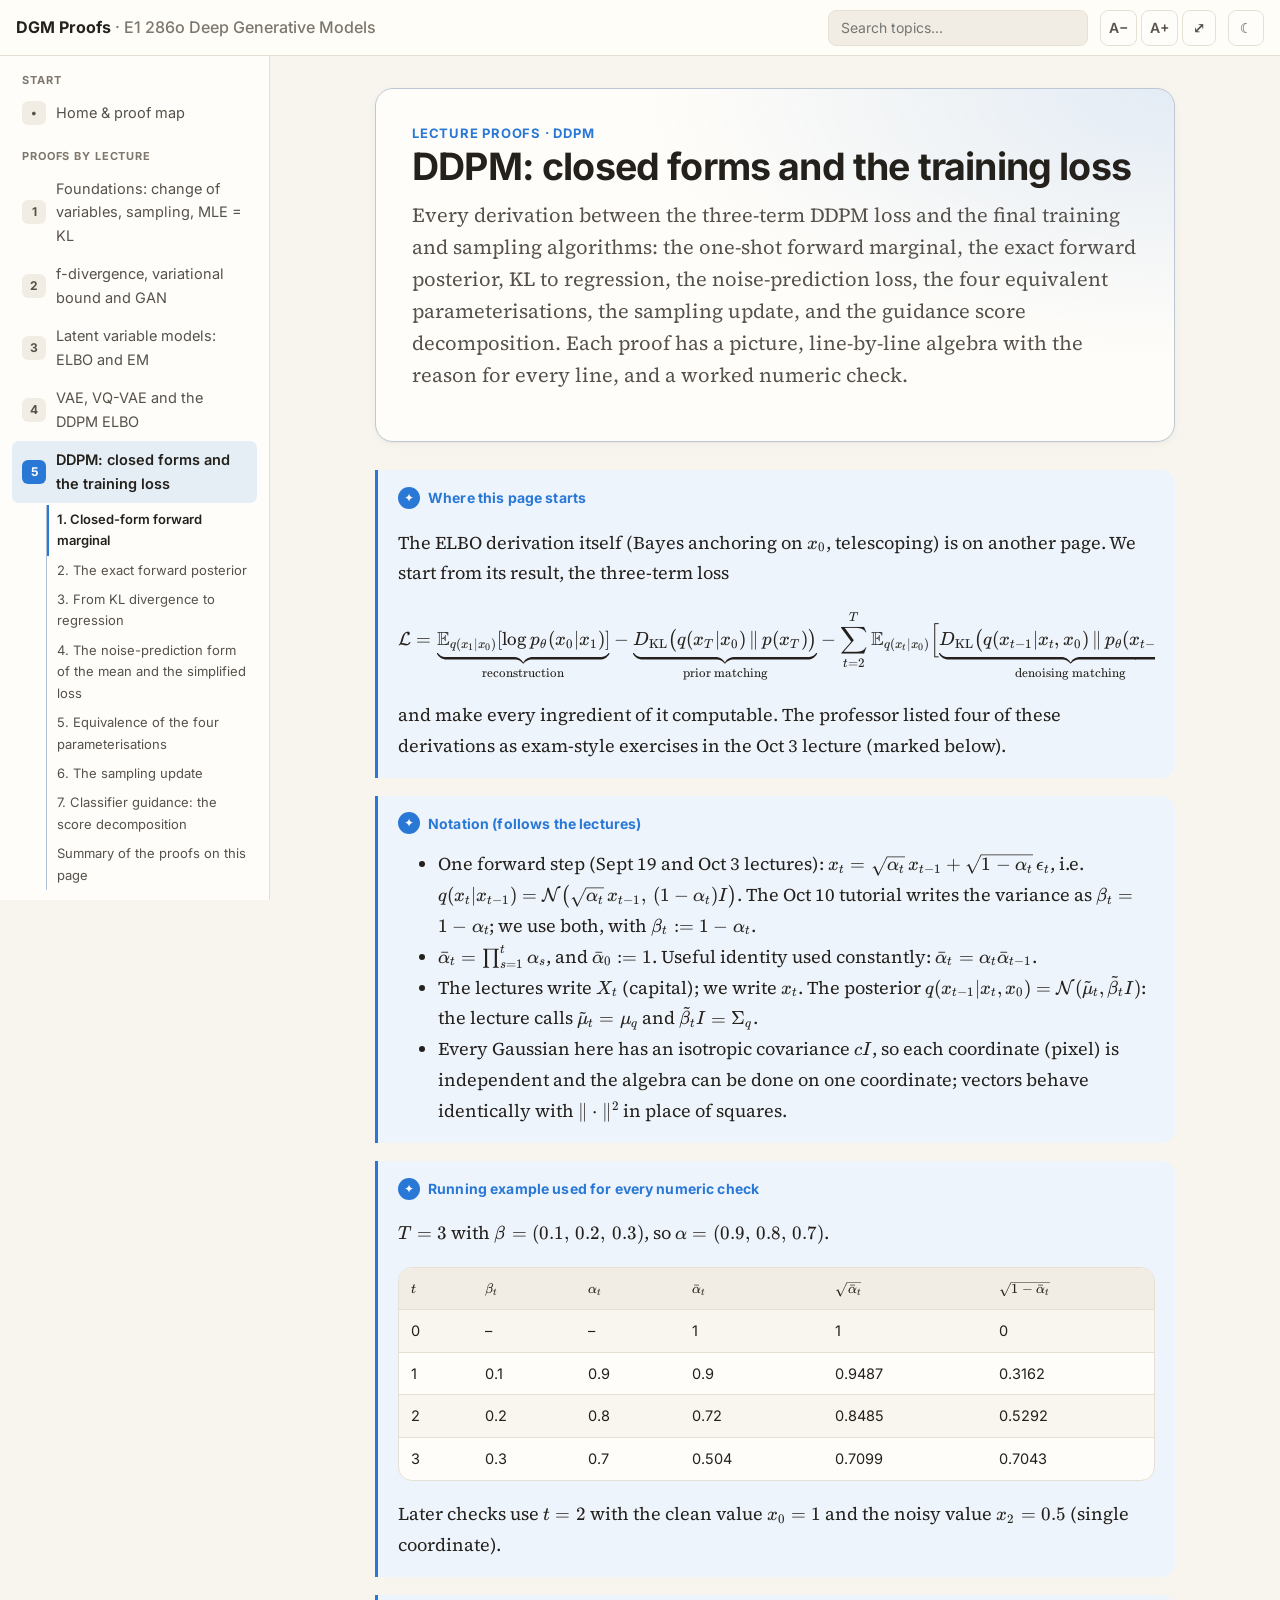
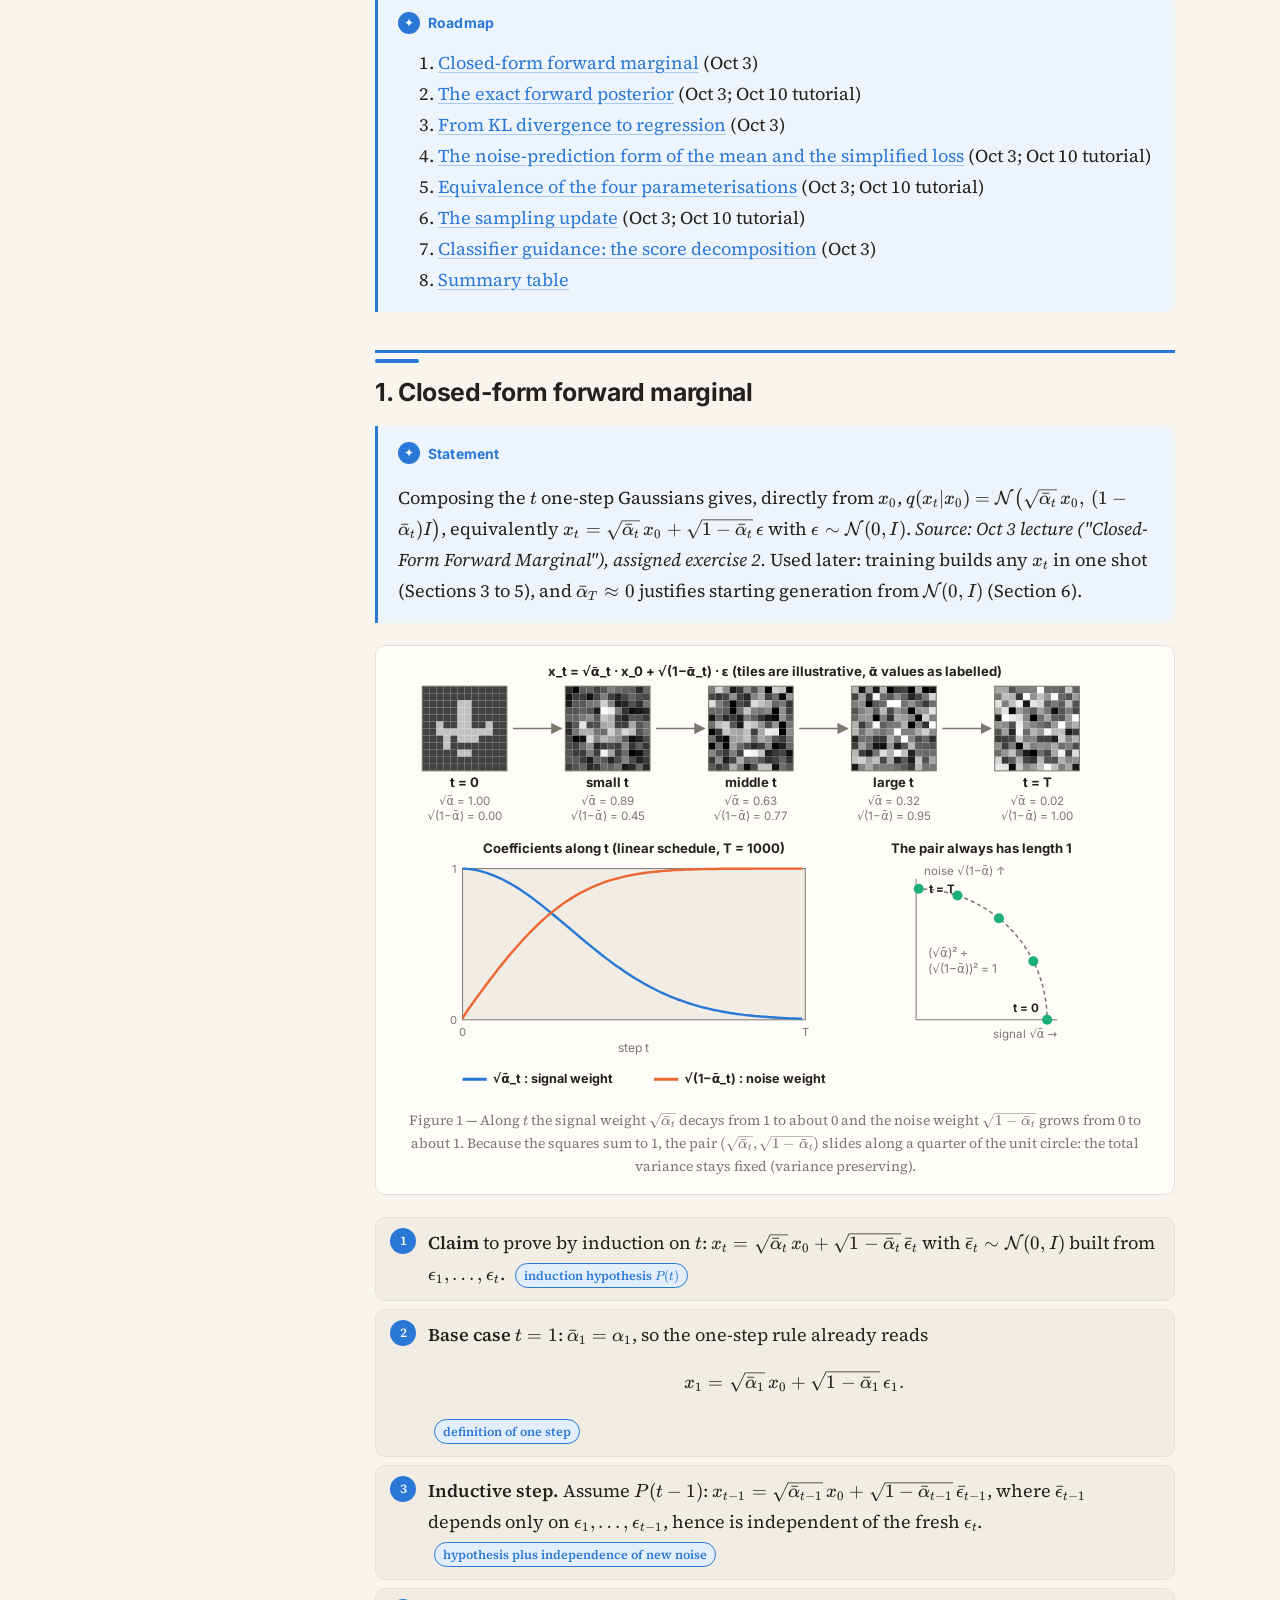
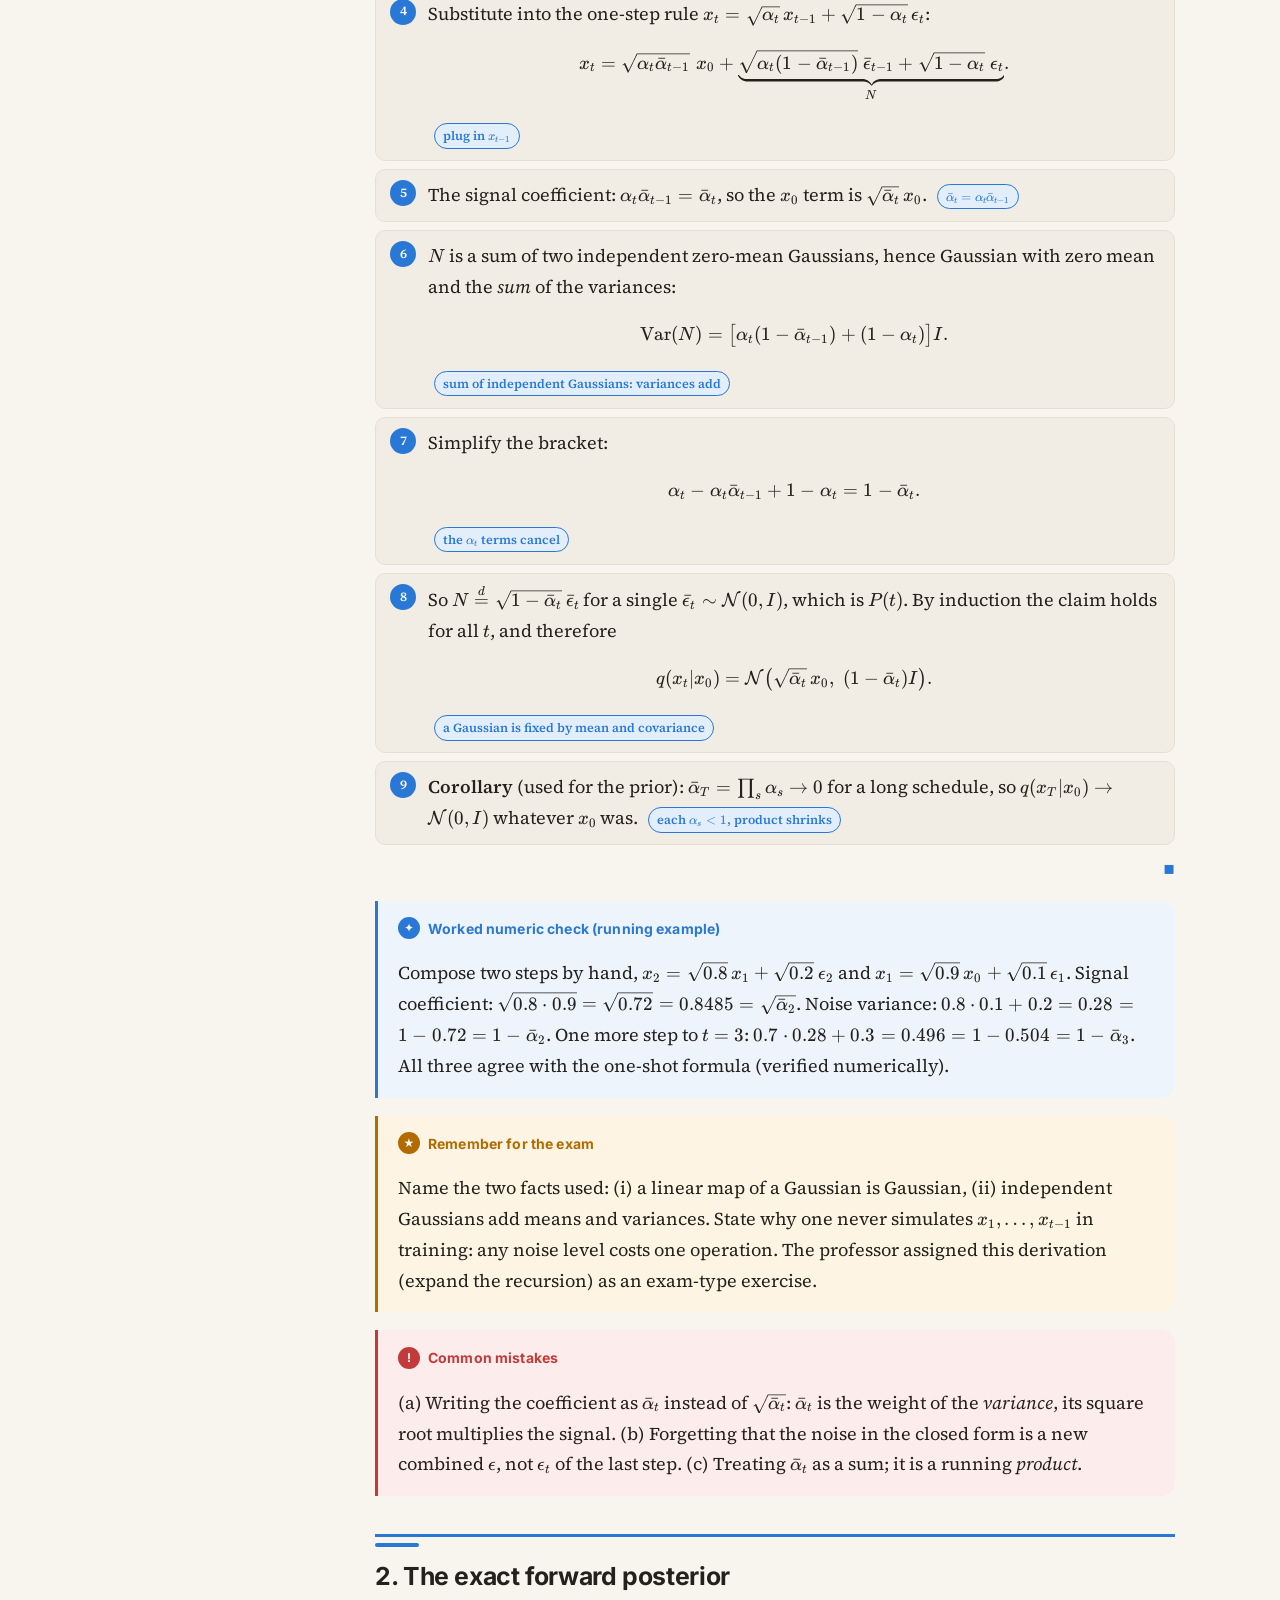
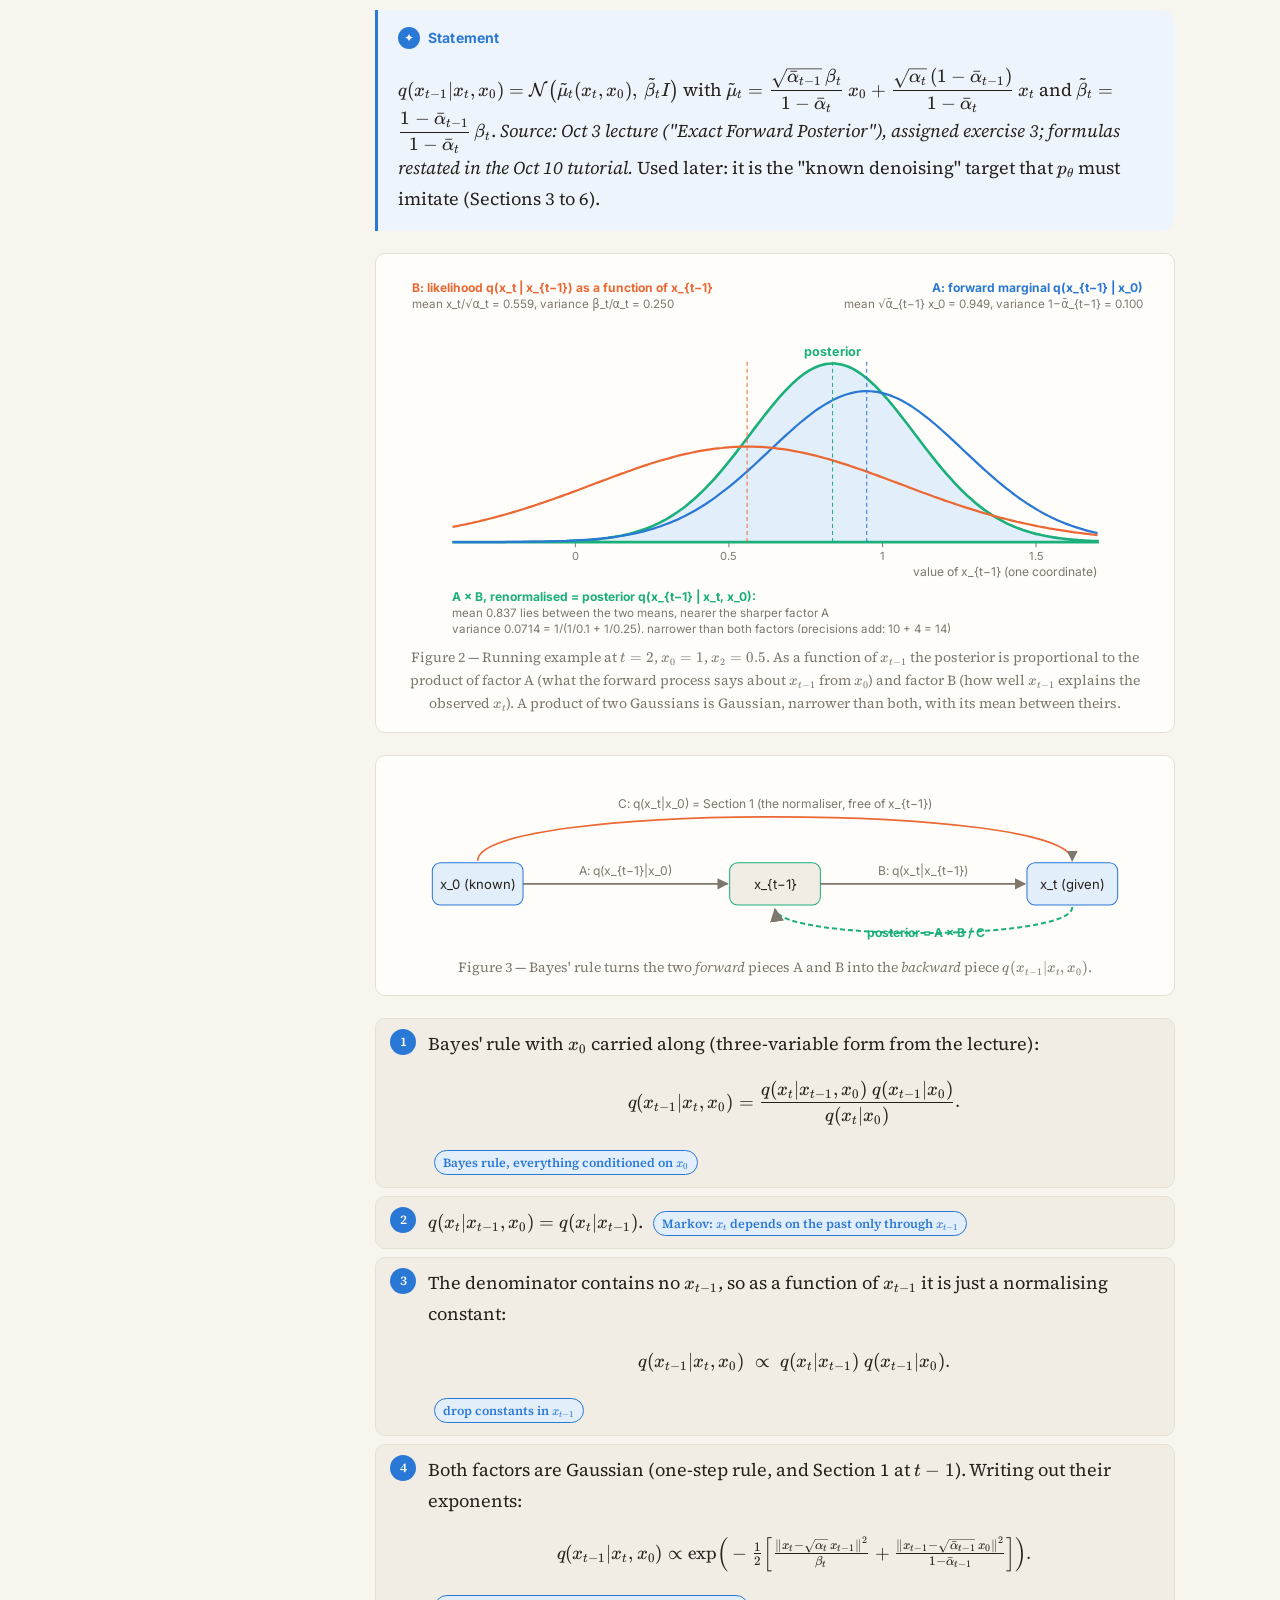
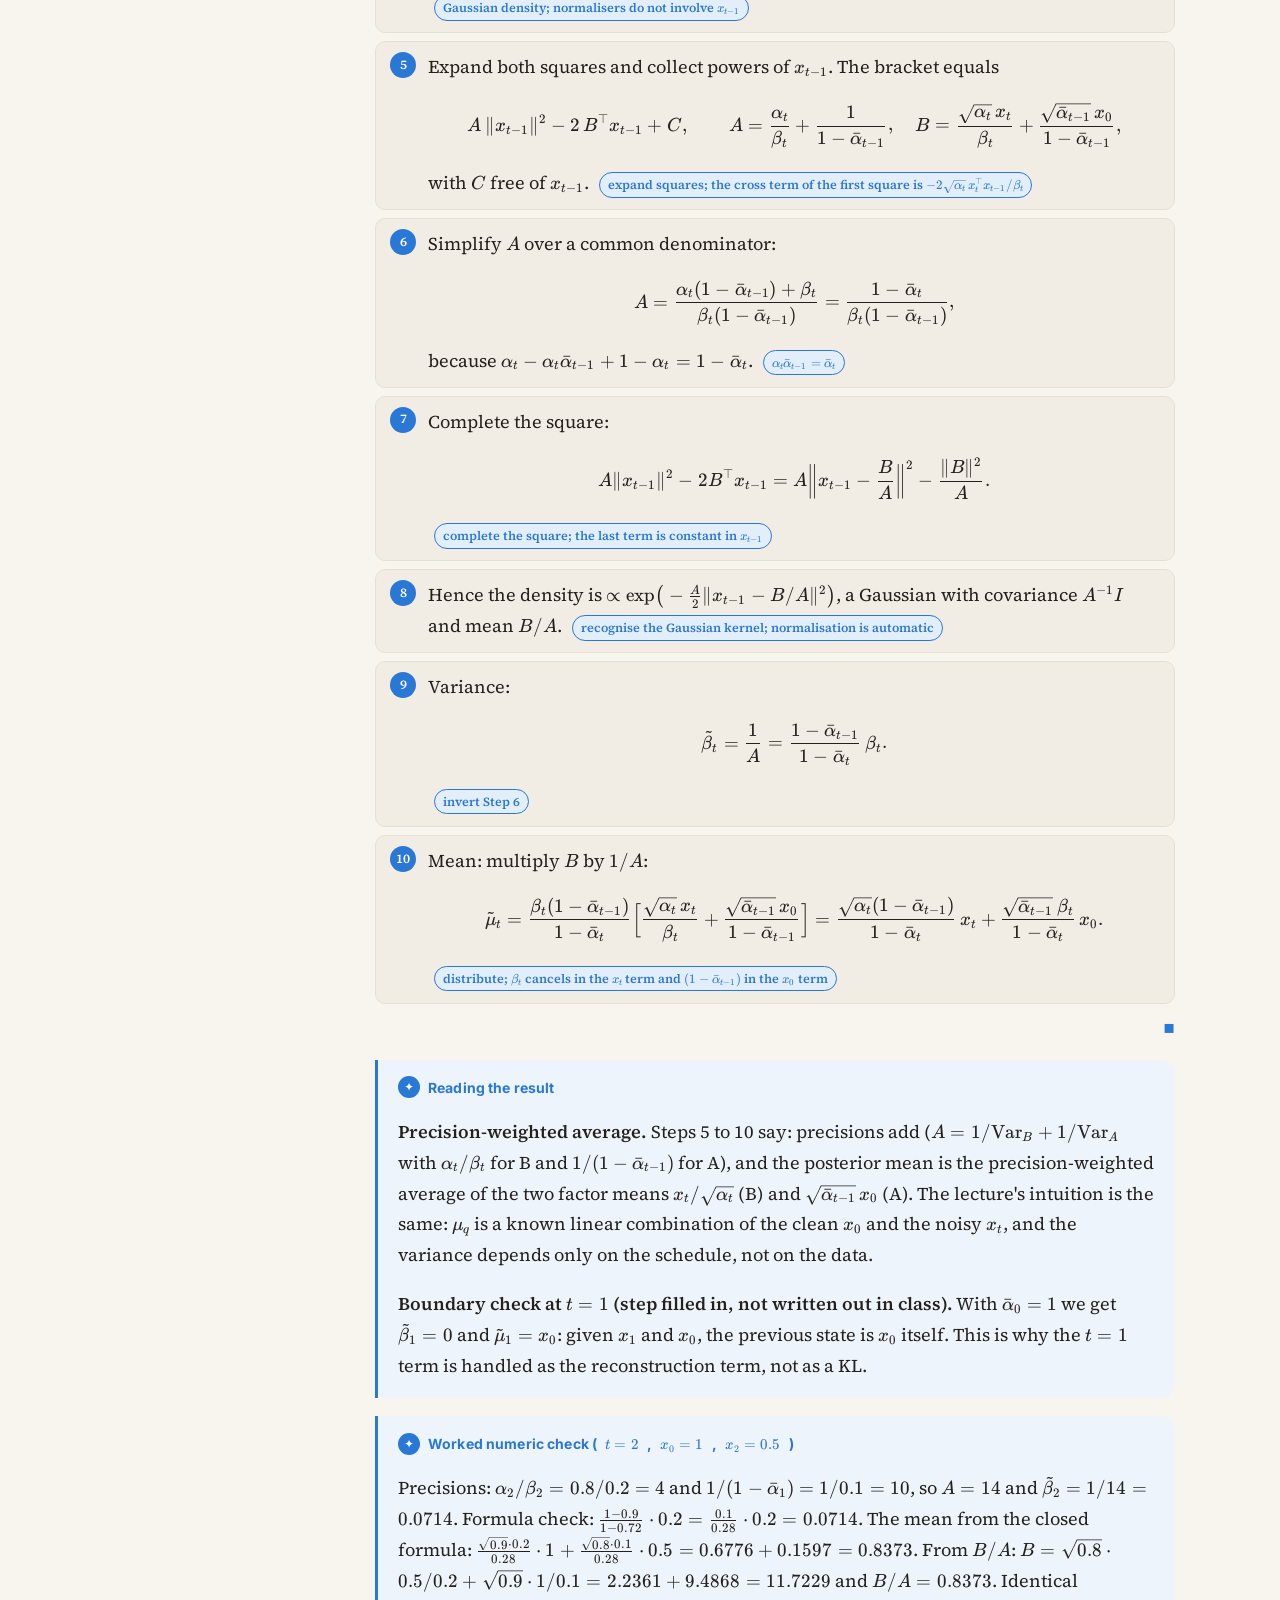
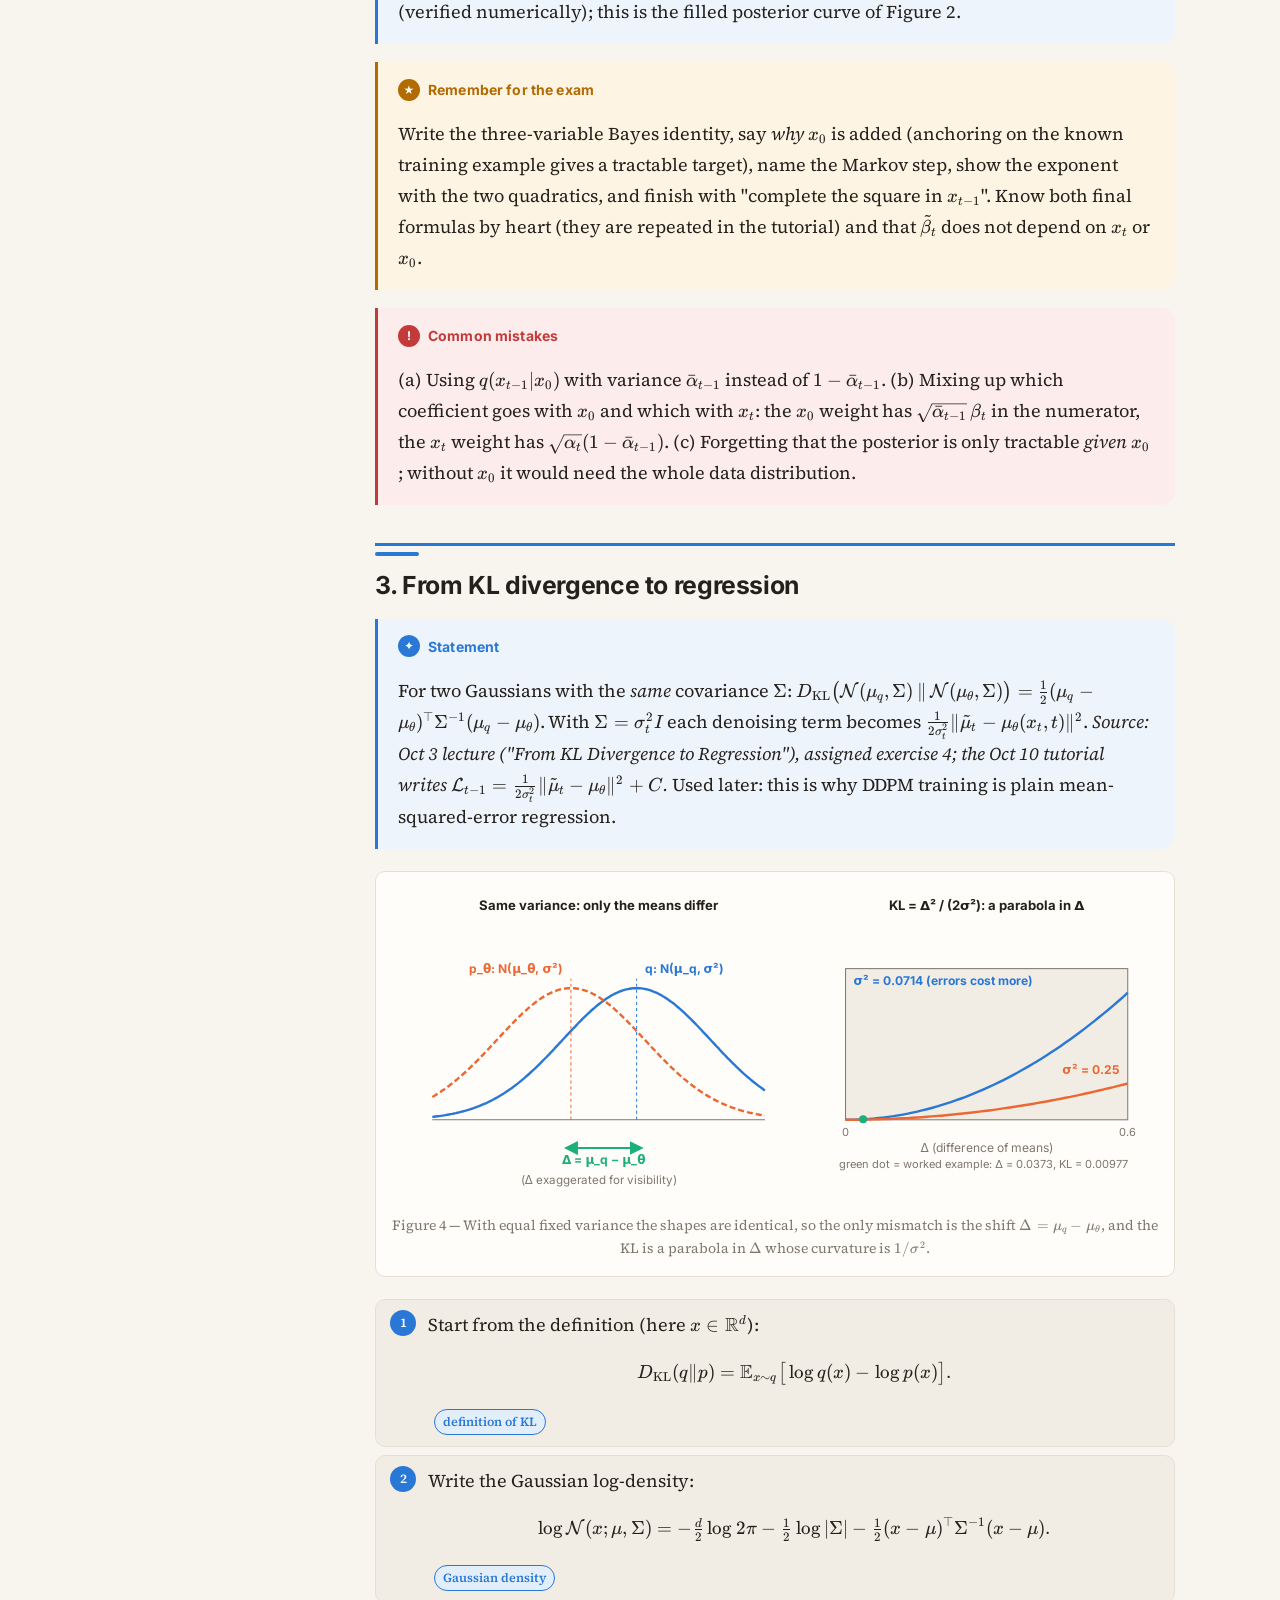
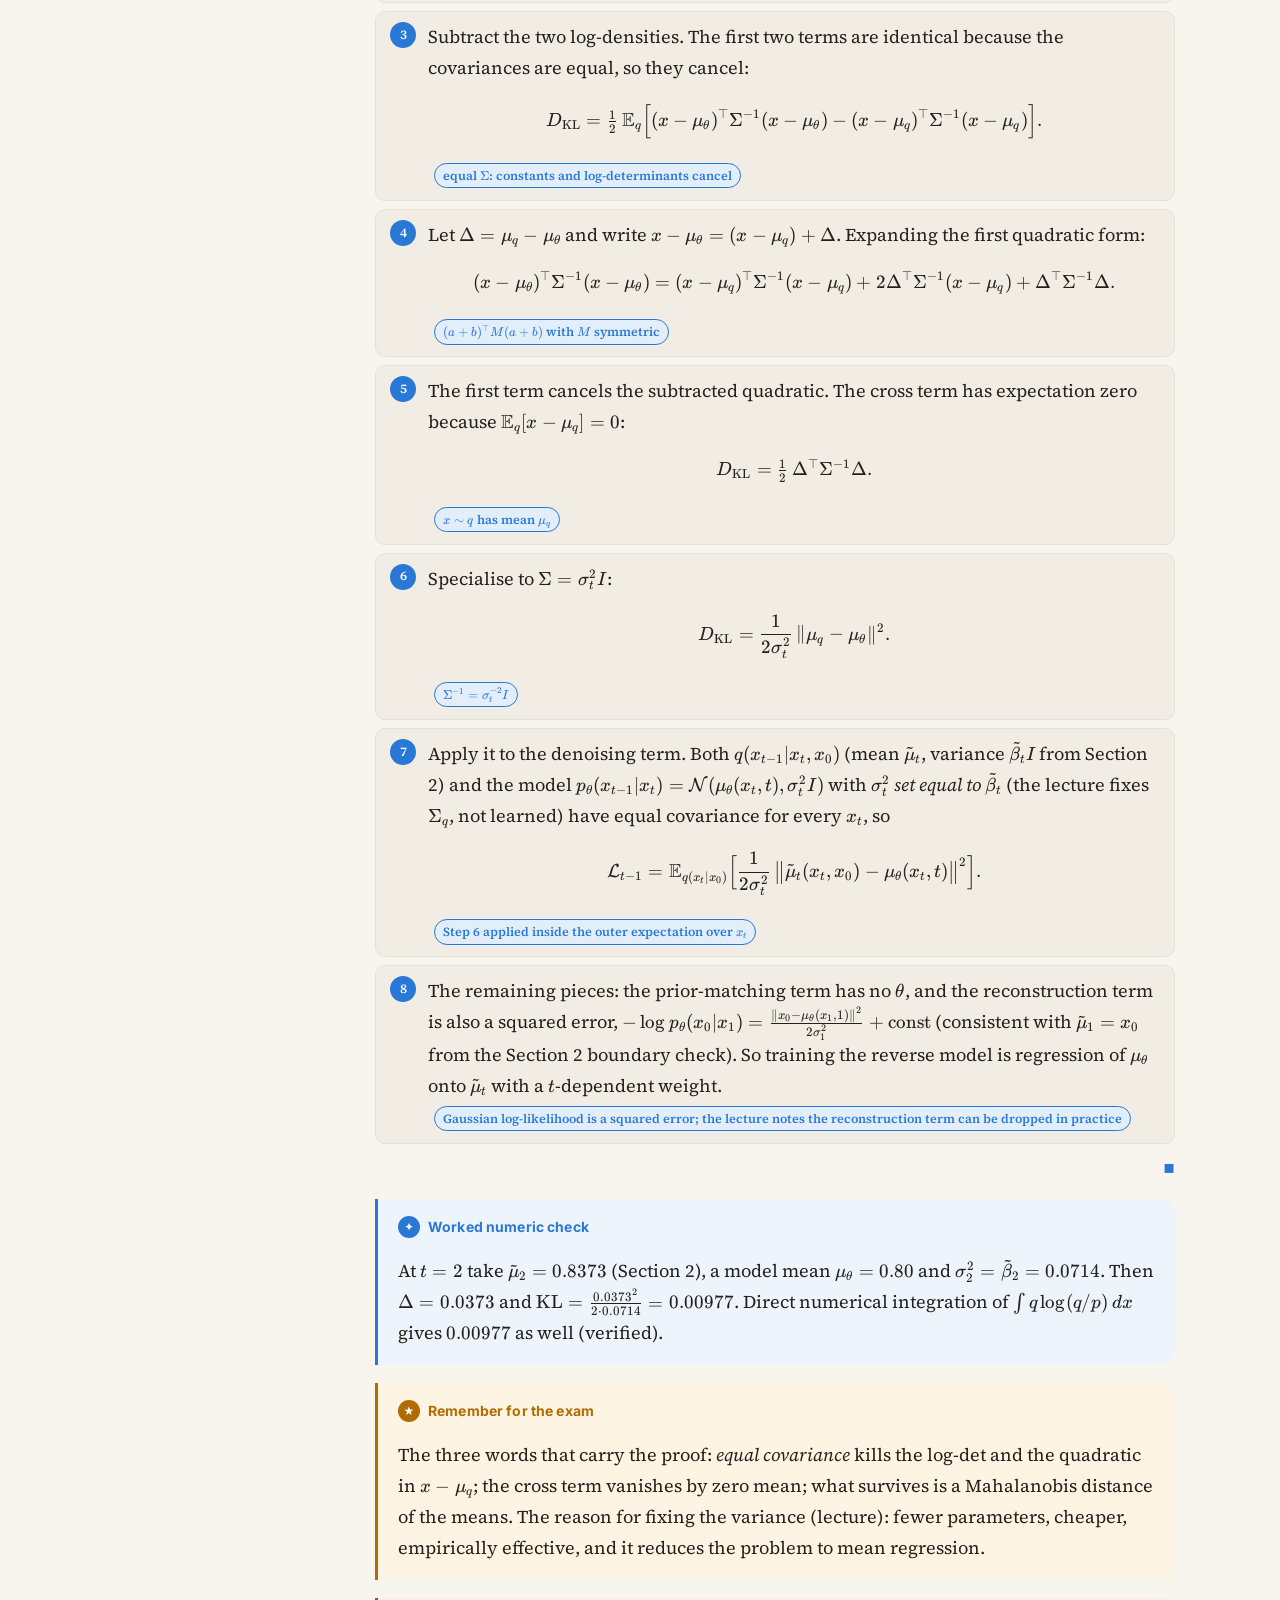
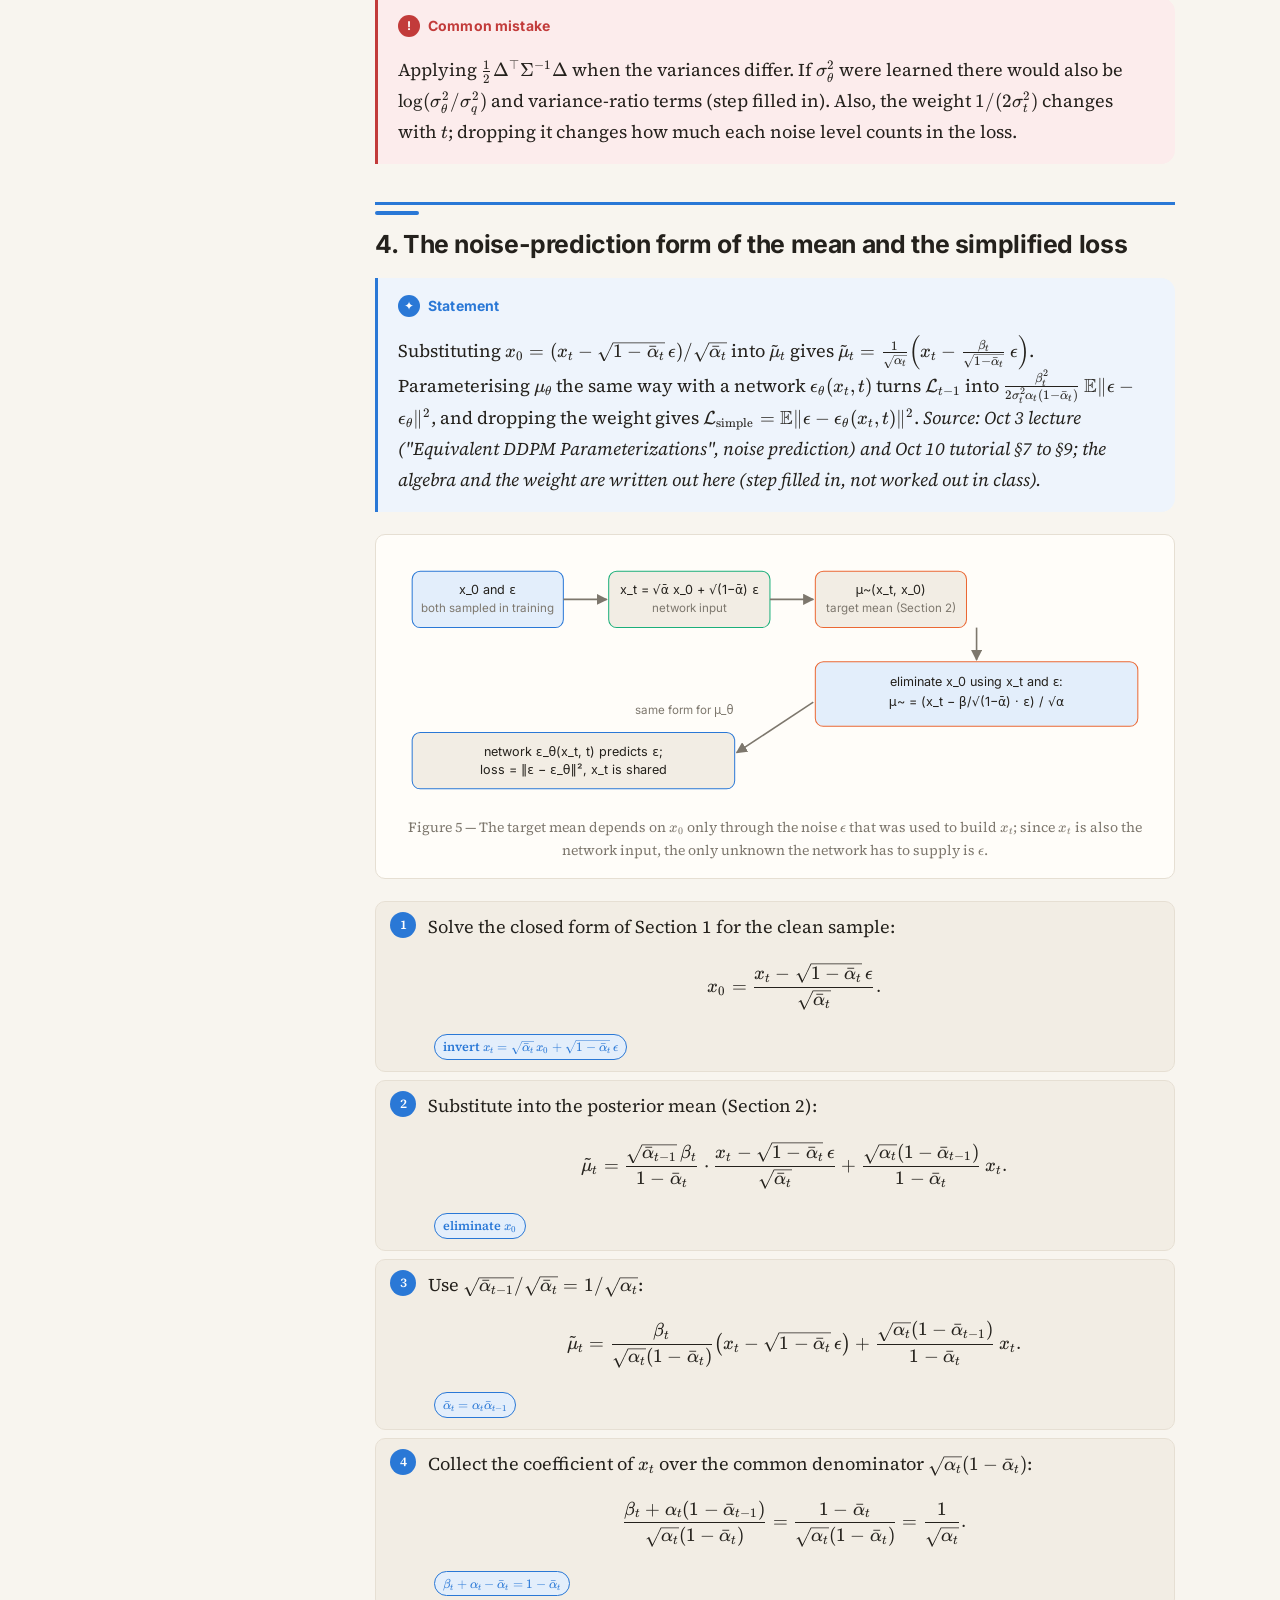
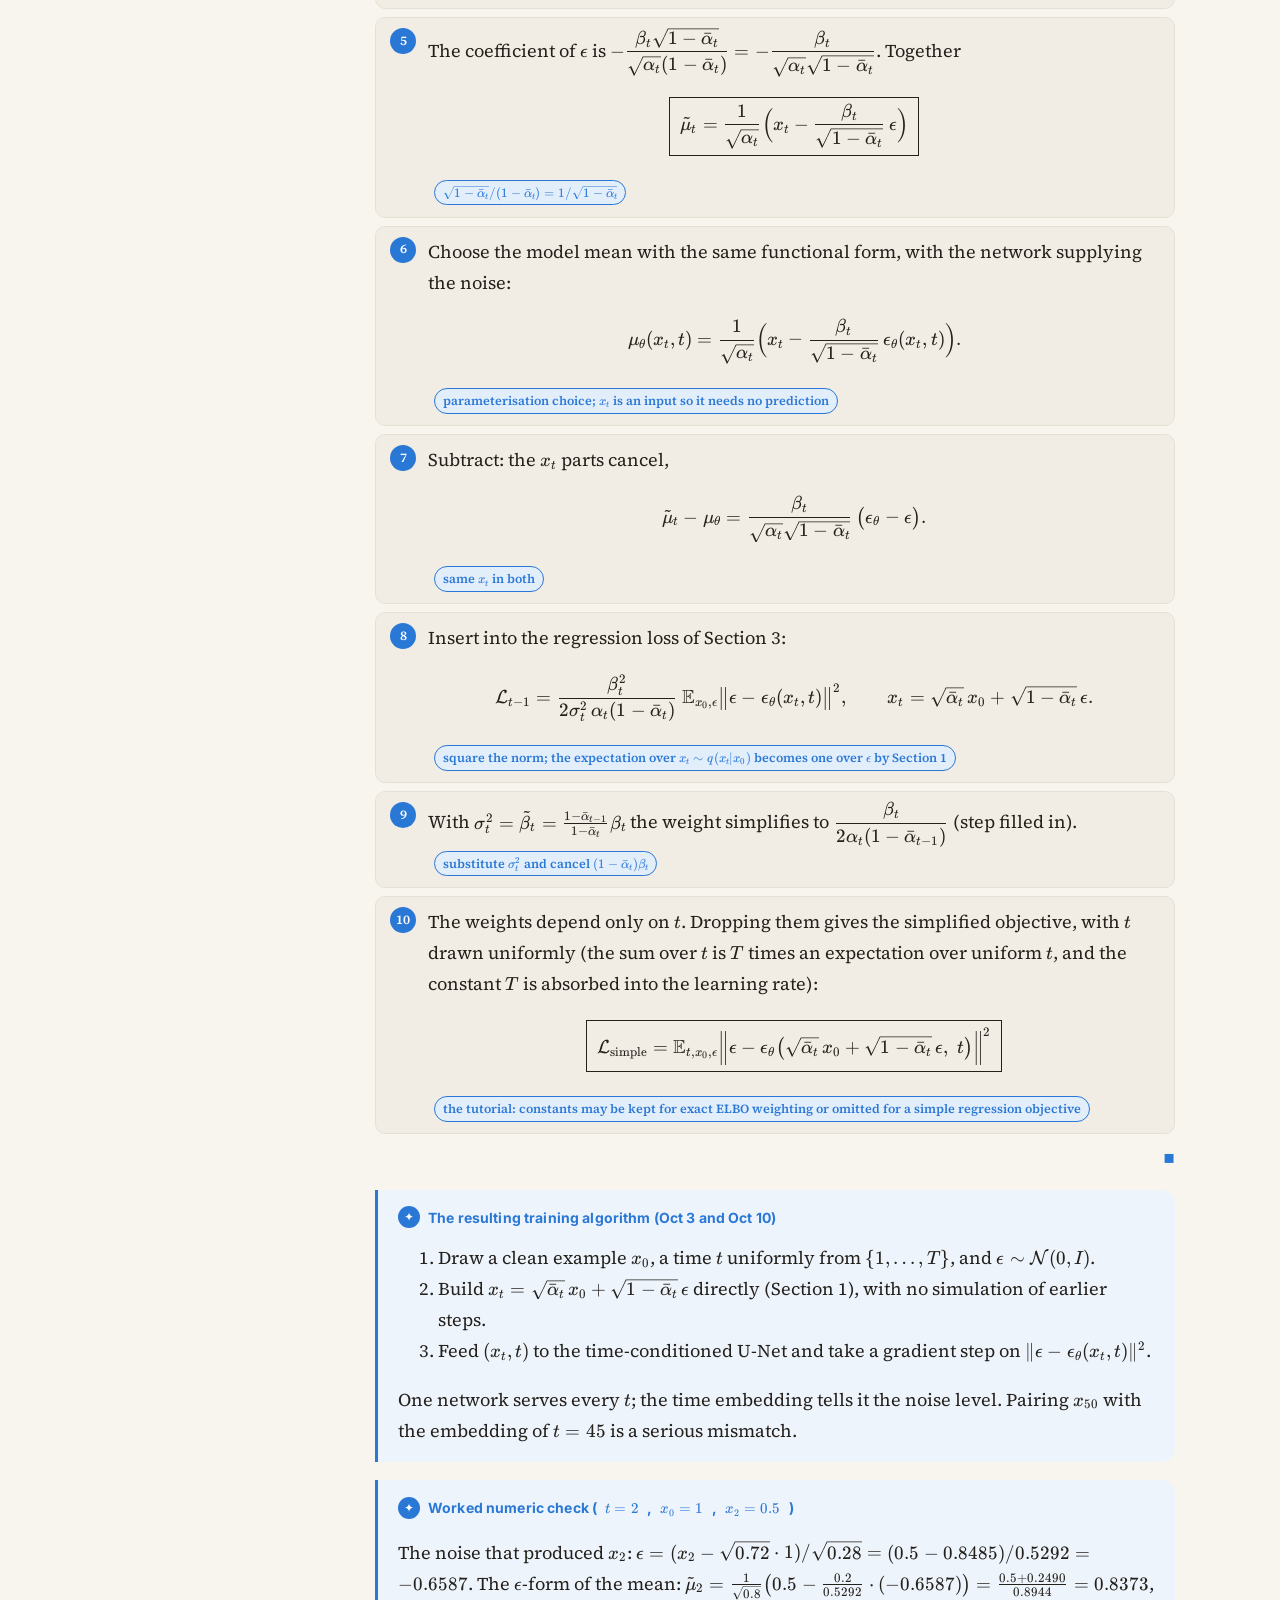
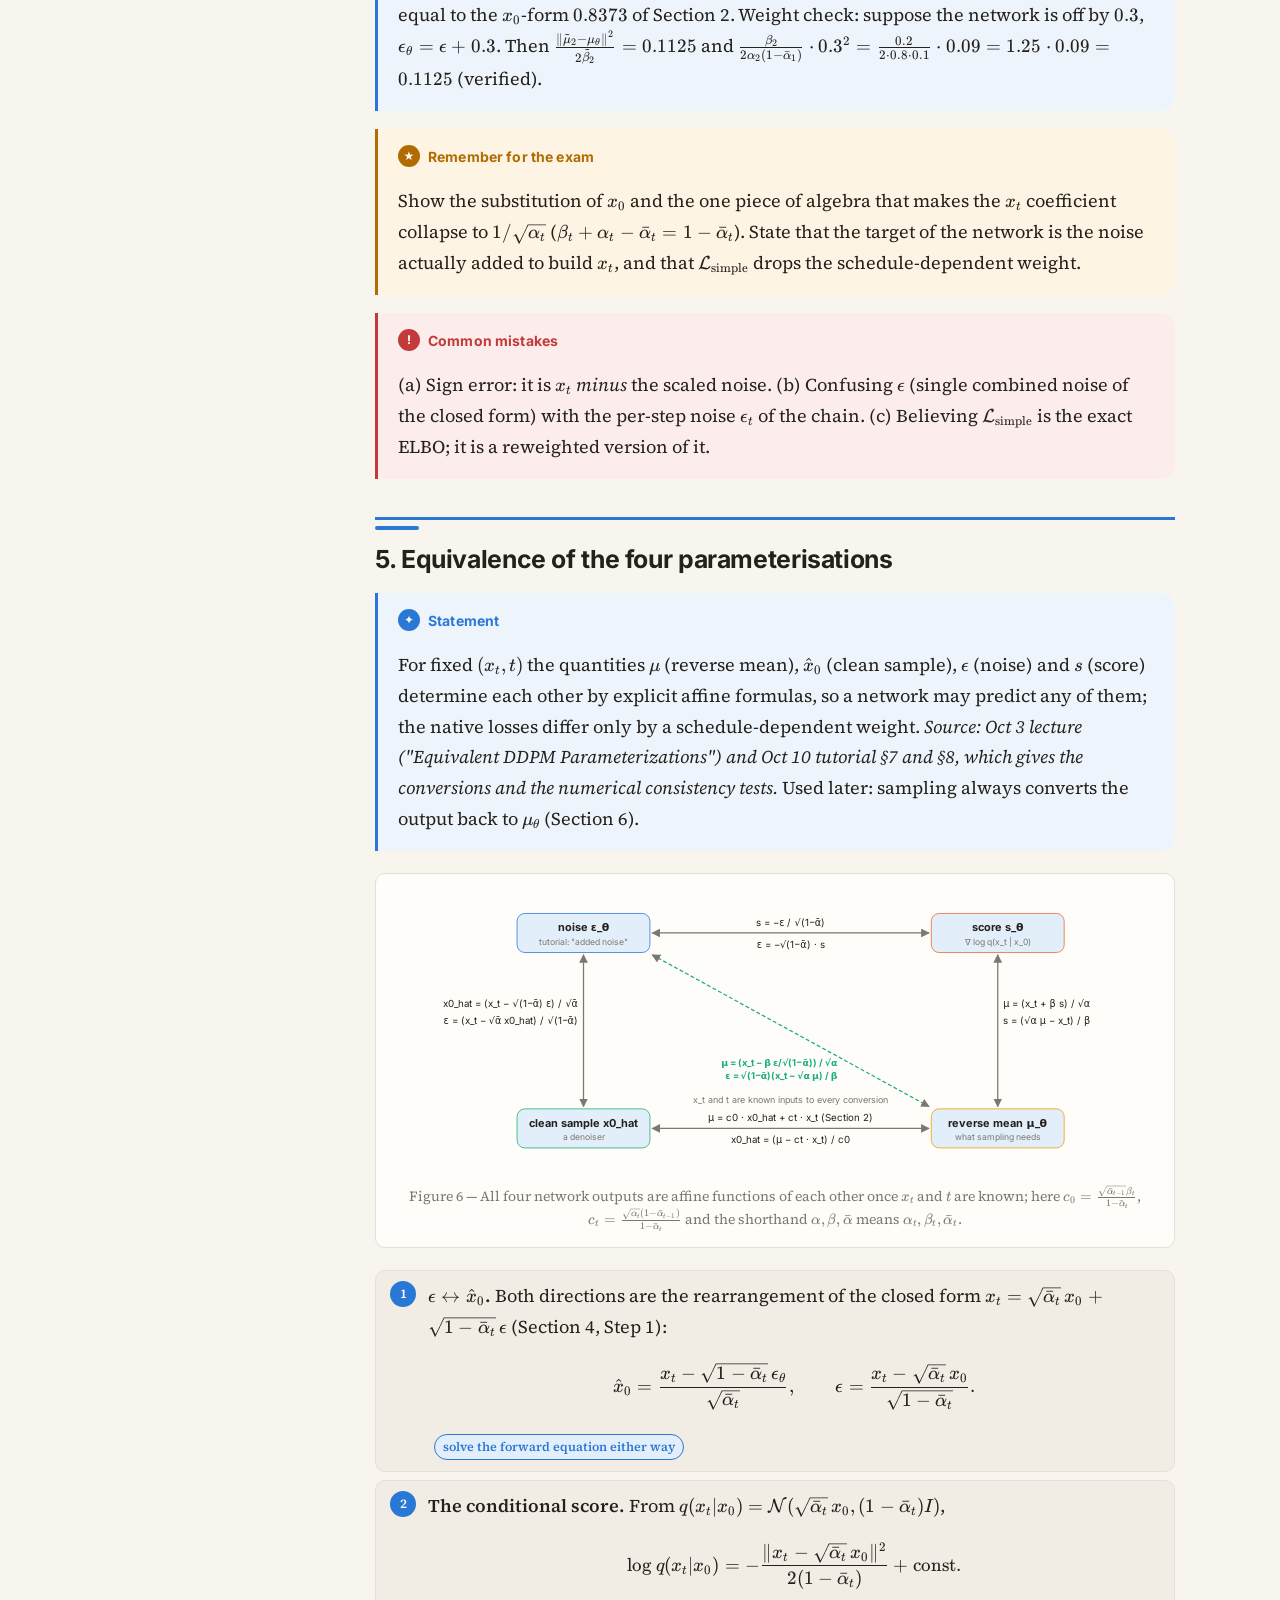
<file: p05_ddpm_loss.html>
<!doctype html>
<html lang="en">
<head>
<meta charset="utf-8">
<meta name="viewport" content="width=device-width, initial-scale=1">
<title>DDPM: closed forms and the training loss</title>
<link rel="stylesheet" href="assets/vendor/katex/katex.min.css">
<link rel="stylesheet" href="assets/style.css">
<script defer src="assets/vendor/katex/katex.min.js"></script>
<script defer src="assets/vendor/katex/auto-render.min.js"></script>
<script defer src="assets/search-index.js"></script>
<script defer src="assets/site.js"></script>
</head>
<body data-page="p05" data-root=".">
<main class="content">

<div class="hero">
  <div class="kicker">Lecture proofs · DDPM</div>
  <h1>DDPM: closed forms and the training loss</h1>
  <p class="lead">Every derivation between the three-term DDPM loss and the final training and sampling algorithms: the one-shot forward marginal, the exact forward posterior, KL to regression, the noise-prediction loss, the four equivalent parameterisations, the sampling update, and the guidance score decomposition. Each proof has a picture, line-by-line algebra with the reason for every line, and a worked numeric check.</p>
</div>

<div class="box key"><span class="box-title">Where this page starts</span>
<p>The ELBO derivation itself (Bayes anchoring on $x_0$, telescoping) is on another page. We start from its result, the three-term loss
$$\mathcal L=\underbrace{\mathbb E_{q(x_1|x_0)}[\log p_\theta(x_0|x_1)]}_{\text{reconstruction}}-\underbrace{D_{\mathrm{KL}}\big(q(x_T|x_0)\,\|\,p(x_T)\big)}_{\text{prior matching}}-\sum_{t=2}^{T}\mathbb E_{q(x_t|x_0)}\Big[\underbrace{D_{\mathrm{KL}}\big(q(x_{t-1}|x_t,x_0)\,\|\,p_\theta(x_{t-1}|x_t)\big)}_{\text{denoising matching}}\Big]$$
and make every ingredient of it computable. The professor listed four of these derivations as exam-style exercises in the Oct 3 lecture (marked below).</p></div>

<div class="box"><span class="box-title">Notation (follows the lectures)</span>
<ul class="small">
<li>One forward step (Sept 19 and Oct 3 lectures): $x_t=\sqrt{\alpha_t}\,x_{t-1}+\sqrt{1-\alpha_t}\,\epsilon_t$, i.e. $q(x_t|x_{t-1})=\mathcal N\big(\sqrt{\alpha_t}\,x_{t-1},\,(1-\alpha_t)I\big)$. The Oct 10 tutorial writes the variance as $\beta_t=1-\alpha_t$; we use both, with $\beta_t:=1-\alpha_t$.</li>
<li>$\bar\alpha_t=\prod_{s=1}^{t}\alpha_s$, and $\bar\alpha_0:=1$. Useful identity used constantly: $\bar\alpha_t=\alpha_t\bar\alpha_{t-1}$.</li>
<li>The lectures write $X_t$ (capital); we write $x_t$. The posterior $q(x_{t-1}|x_t,x_0)=\mathcal N(\tilde\mu_t,\tilde\beta_tI)$: the lecture calls $\tilde\mu_t=\mu_q$ and $\tilde\beta_tI=\Sigma_q$.</li>
<li>Every Gaussian here has an isotropic covariance $cI$, so each coordinate (pixel) is independent and the algebra can be done on one coordinate; vectors behave identically with $\|\cdot\|^2$ in place of squares.</li>
</ul></div>

<div class="box"><span class="box-title">Running example used for every numeric check</span>
<p>$T=3$ with $\beta=(0.1,\,0.2,\,0.3)$, so $\alpha=(0.9,\,0.8,\,0.7)$.</p>
<div class="table-wrap"><table>
<tr><th>$t$</th><th>$\beta_t$</th><th>$\alpha_t$</th><th>$\bar\alpha_t$</th><th>$\sqrt{\bar\alpha_t}$</th><th>$\sqrt{1-\bar\alpha_t}$</th></tr>
<tr><td>0</td><td>–</td><td>–</td><td>1</td><td>1</td><td>0</td></tr>
<tr><td>1</td><td>0.1</td><td>0.9</td><td>0.9</td><td>0.9487</td><td>0.3162</td></tr>
<tr><td>2</td><td>0.2</td><td>0.8</td><td>0.72</td><td>0.8485</td><td>0.5292</td></tr>
<tr><td>3</td><td>0.3</td><td>0.7</td><td>0.504</td><td>0.7099</td><td>0.7043</td></tr>
</table></div>
<p>Later checks use $t=2$ with the clean value $x_0=1$ and the noisy value $x_2=0.5$ (single coordinate).</p></div>

<div class="box"><span class="box-title">Roadmap</span>
<ol class="small">
<li><a href="#marginal">Closed-form forward marginal</a> (Oct 3)</li>
<li><a href="#posterior">The exact forward posterior</a> (Oct 3; Oct 10 tutorial)</li>
<li><a href="#kl">From KL divergence to regression</a> (Oct 3)</li>
<li><a href="#epsform">The noise-prediction form of the mean and the simplified loss</a> (Oct 3; Oct 10 tutorial)</li>
<li><a href="#param">Equivalence of the four parameterisations</a> (Oct 3; Oct 10 tutorial)</li>
<li><a href="#sampling">The sampling update</a> (Oct 3; Oct 10 tutorial)</li>
<li><a href="#guidance">Classifier guidance: the score decomposition</a> (Oct 3)</li>
<li><a href="#summary">Summary table</a></li>
</ol></div>

<!-- ============================================================ -->
<h2 id="marginal" class="proof-head">1. Closed-form forward marginal</h2>

<div class="box key"><span class="box-title">Statement</span>
<p>Composing the $t$ one-step Gaussians gives, directly from $x_0$,
$q(x_t|x_0)=\mathcal N\big(\sqrt{\bar\alpha_t}\,x_0,\,(1-\bar\alpha_t)I\big)$, equivalently $x_t=\sqrt{\bar\alpha_t}\,x_0+\sqrt{1-\bar\alpha_t}\,\epsilon$ with $\epsilon\sim\mathcal N(0,I)$. <em>Source: Oct 3 lecture ("Closed-Form Forward Marginal"), assigned exercise 2.</em> Used later: training builds any $x_t$ in one shot (Sections 3 to 5), and $\bar\alpha_T\approx0$ justifies starting generation from $\mathcal N(0,I)$ (Section 6).</p></div>

<figure class="diagram">
<svg viewBox="0 0 760 430" style="max-width:100%;height:auto" role="img" aria-label="An image fading into noise along t, the signal and noise coefficients as curves, and the point on the unit circle">
  <defs><marker id="p05a1" viewBox="0 0 10 10" refX="9" refY="5" markerWidth="7" markerHeight="7" orient="auto"><path d="M0,0 L10,5 L0,10 z" fill="var(--text-3)"/></marker></defs>
  <text x="380" y="14" text-anchor="middle" font-size="13" font-weight="700">x_t = √ᾱ_t · x_0 + √(1−ᾱ_t) · ε   (tiles are illustrative, ᾱ values as labelled)</text>
  <rect x="30" y="24" width="7" height="7" fill="rgb(66,66,66)"/><rect x="37" y="24" width="7" height="7" fill="rgb(66,66,66)"/><rect x="44" y="24" width="7" height="7" fill="rgb(66,66,66)"/><rect x="51" y="24" width="7" height="7" fill="rgb(66,66,66)"/><rect x="58" y="24" width="7" height="7" fill="rgb(66,66,66)"/><rect x="65" y="24" width="7" height="7" fill="rgb(66,66,66)"/><rect x="72" y="24" width="7" height="7" fill="rgb(66,66,66)"/><rect x="79" y="24" width="7" height="7" fill="rgb(66,66,66)"/><rect x="86" y="24" width="7" height="7" fill="rgb(66,66,66)"/><rect x="93" y="24" width="7" height="7" fill="rgb(66,66,66)"/><rect x="100" y="24" width="7" height="7" fill="rgb(66,66,66)"/><rect x="107" y="24" width="7" height="7" fill="rgb(66,66,66)"/><rect x="30" y="31" width="7" height="7" fill="rgb(66,66,66)"/><rect x="37" y="31" width="7" height="7" fill="rgb(66,66,66)"/><rect x="44" y="31" width="7" height="7" fill="rgb(66,66,66)"/><rect x="51" y="31" width="7" height="7" fill="rgb(66,66,66)"/><rect x="58" y="31" width="7" height="7" fill="rgb(66,66,66)"/><rect x="65" y="31" width="7" height="7" fill="rgb(66,66,66)"/><rect x="72" y="31" width="7" height="7" fill="rgb(66,66,66)"/><rect x="79" y="31" width="7" height="7" fill="rgb(66,66,66)"/><rect x="86" y="31" width="7" height="7" fill="rgb(66,66,66)"/><rect x="93" y="31" width="7" height="7" fill="rgb(66,66,66)"/><rect x="100" y="31" width="7" height="7" fill="rgb(66,66,66)"/><rect x="107" y="31" width="7" height="7" fill="rgb(66,66,66)"/><rect x="30" y="38" width="7" height="7" fill="rgb(66,66,66)"/><rect x="37" y="38" width="7" height="7" fill="rgb(66,66,66)"/><rect x="44" y="38" width="7" height="7" fill="rgb(66,66,66)"/><rect x="51" y="38" width="7" height="7" fill="rgb(66,66,66)"/><rect x="58" y="38" width="7" height="7" fill="rgb(66,66,66)"/><rect x="65" y="38" width="7" height="7" fill="rgb(194,194,194)"/><rect x="72" y="38" width="7" height="7" fill="rgb(194,194,194)"/><rect x="79" y="38" width="7" height="7" fill="rgb(66,66,66)"/><rect x="86" y="38" width="7" height="7" fill="rgb(66,66,66)"/><rect x="93" y="38" width="7" height="7" fill="rgb(66,66,66)"/><rect x="100" y="38" width="7" height="7" fill="rgb(66,66,66)"/><rect x="107" y="38" width="7" height="7" fill="rgb(66,66,66)"/><rect x="30" y="45" width="7" height="7" fill="rgb(66,66,66)"/><rect x="37" y="45" width="7" height="7" fill="rgb(66,66,66)"/><rect x="44" y="45" width="7" height="7" fill="rgb(66,66,66)"/><rect x="51" y="45" width="7" height="7" fill="rgb(66,66,66)"/><rect x="58" y="45" width="7" height="7" fill="rgb(66,66,66)"/><rect x="65" y="45" width="7" height="7" fill="rgb(194,194,194)"/><rect x="72" y="45" width="7" height="7" fill="rgb(194,194,194)"/><rect x="79" y="45" width="7" height="7" fill="rgb(66,66,66)"/><rect x="86" y="45" width="7" height="7" fill="rgb(66,66,66)"/><rect x="93" y="45" width="7" height="7" fill="rgb(66,66,66)"/><rect x="100" y="45" width="7" height="7" fill="rgb(66,66,66)"/><rect x="107" y="45" width="7" height="7" fill="rgb(66,66,66)"/><rect x="30" y="52" width="7" height="7" fill="rgb(66,66,66)"/><rect x="37" y="52" width="7" height="7" fill="rgb(66,66,66)"/><rect x="44" y="52" width="7" height="7" fill="rgb(66,66,66)"/><rect x="51" y="52" width="7" height="7" fill="rgb(66,66,66)"/><rect x="58" y="52" width="7" height="7" fill="rgb(66,66,66)"/><rect x="65" y="52" width="7" height="7" fill="rgb(194,194,194)"/><rect x="72" y="52" width="7" height="7" fill="rgb(194,194,194)"/><rect x="79" y="52" width="7" height="7" fill="rgb(66,66,66)"/><rect x="86" y="52" width="7" height="7" fill="rgb(66,66,66)"/><rect x="93" y="52" width="7" height="7" fill="rgb(66,66,66)"/><rect x="100" y="52" width="7" height="7" fill="rgb(66,66,66)"/><rect x="107" y="52" width="7" height="7" fill="rgb(66,66,66)"/><rect x="30" y="59" width="7" height="7" fill="rgb(66,66,66)"/><rect x="37" y="59" width="7" height="7" fill="rgb(66,66,66)"/><rect x="44" y="59" width="7" height="7" fill="rgb(194,194,194)"/><rect x="51" y="59" width="7" height="7" fill="rgb(66,66,66)"/><rect x="58" y="59" width="7" height="7" fill="rgb(66,66,66)"/><rect x="65" y="59" width="7" height="7" fill="rgb(194,194,194)"/><rect x="72" y="59" width="7" height="7" fill="rgb(194,194,194)"/><rect x="79" y="59" width="7" height="7" fill="rgb(66,66,66)"/><rect x="86" y="59" width="7" height="7" fill="rgb(66,66,66)"/><rect x="93" y="59" width="7" height="7" fill="rgb(194,194,194)"/><rect x="100" y="59" width="7" height="7" fill="rgb(66,66,66)"/><rect x="107" y="59" width="7" height="7" fill="rgb(66,66,66)"/><rect x="30" y="66" width="7" height="7" fill="rgb(66,66,66)"/><rect x="37" y="66" width="7" height="7" fill="rgb(66,66,66)"/><rect x="44" y="66" width="7" height="7" fill="rgb(194,194,194)"/><rect x="51" y="66" width="7" height="7" fill="rgb(194,194,194)"/><rect x="58" y="66" width="7" height="7" fill="rgb(194,194,194)"/><rect x="65" y="66" width="7" height="7" fill="rgb(194,194,194)"/><rect x="72" y="66" width="7" height="7" fill="rgb(194,194,194)"/><rect x="79" y="66" width="7" height="7" fill="rgb(194,194,194)"/><rect x="86" y="66" width="7" height="7" fill="rgb(194,194,194)"/><rect x="93" y="66" width="7" height="7" fill="rgb(194,194,194)"/><rect x="100" y="66" width="7" height="7" fill="rgb(66,66,66)"/><rect x="107" y="66" width="7" height="7" fill="rgb(66,66,66)"/><rect x="30" y="73" width="7" height="7" fill="rgb(66,66,66)"/><rect x="37" y="73" width="7" height="7" fill="rgb(66,66,66)"/><rect x="44" y="73" width="7" height="7" fill="rgb(66,66,66)"/><rect x="51" y="73" width="7" height="7" fill="rgb(194,194,194)"/><rect x="58" y="73" width="7" height="7" fill="rgb(66,66,66)"/><rect x="65" y="73" width="7" height="7" fill="rgb(194,194,194)"/><rect x="72" y="73" width="7" height="7" fill="rgb(194,194,194)"/><rect x="79" y="73" width="7" height="7" fill="rgb(194,194,194)"/><rect x="86" y="73" width="7" height="7" fill="rgb(66,66,66)"/><rect x="93" y="73" width="7" height="7" fill="rgb(66,66,66)"/><rect x="100" y="73" width="7" height="7" fill="rgb(66,66,66)"/><rect x="107" y="73" width="7" height="7" fill="rgb(66,66,66)"/><rect x="30" y="80" width="7" height="7" fill="rgb(66,66,66)"/><rect x="37" y="80" width="7" height="7" fill="rgb(66,66,66)"/><rect x="44" y="80" width="7" height="7" fill="rgb(66,66,66)"/><rect x="51" y="80" width="7" height="7" fill="rgb(194,194,194)"/><rect x="58" y="80" width="7" height="7" fill="rgb(66,66,66)"/><rect x="65" y="80" width="7" height="7" fill="rgb(66,66,66)"/><rect x="72" y="80" width="7" height="7" fill="rgb(66,66,66)"/><rect x="79" y="80" width="7" height="7" fill="rgb(66,66,66)"/><rect x="86" y="80" width="7" height="7" fill="rgb(66,66,66)"/><rect x="93" y="80" width="7" height="7" fill="rgb(66,66,66)"/><rect x="100" y="80" width="7" height="7" fill="rgb(66,66,66)"/><rect x="107" y="80" width="7" height="7" fill="rgb(66,66,66)"/><rect x="30" y="87" width="7" height="7" fill="rgb(66,66,66)"/><rect x="37" y="87" width="7" height="7" fill="rgb(66,66,66)"/><rect x="44" y="87" width="7" height="7" fill="rgb(66,66,66)"/><rect x="51" y="87" width="7" height="7" fill="rgb(66,66,66)"/><rect x="58" y="87" width="7" height="7" fill="rgb(66,66,66)"/><rect x="65" y="87" width="7" height="7" fill="rgb(194,194,194)"/><rect x="72" y="87" width="7" height="7" fill="rgb(194,194,194)"/><rect x="79" y="87" width="7" height="7" fill="rgb(66,66,66)"/><rect x="86" y="87" width="7" height="7" fill="rgb(66,66,66)"/><rect x="93" y="87" width="7" height="7" fill="rgb(66,66,66)"/><rect x="100" y="87" width="7" height="7" fill="rgb(66,66,66)"/><rect x="107" y="87" width="7" height="7" fill="rgb(66,66,66)"/><rect x="30" y="94" width="7" height="7" fill="rgb(66,66,66)"/><rect x="37" y="94" width="7" height="7" fill="rgb(66,66,66)"/><rect x="44" y="94" width="7" height="7" fill="rgb(66,66,66)"/><rect x="51" y="94" width="7" height="7" fill="rgb(66,66,66)"/><rect x="58" y="94" width="7" height="7" fill="rgb(66,66,66)"/><rect x="65" y="94" width="7" height="7" fill="rgb(66,66,66)"/><rect x="72" y="94" width="7" height="7" fill="rgb(66,66,66)"/><rect x="79" y="94" width="7" height="7" fill="rgb(66,66,66)"/><rect x="86" y="94" width="7" height="7" fill="rgb(66,66,66)"/><rect x="93" y="94" width="7" height="7" fill="rgb(66,66,66)"/><rect x="100" y="94" width="7" height="7" fill="rgb(66,66,66)"/><rect x="107" y="94" width="7" height="7" fill="rgb(66,66,66)"/><rect x="30" y="101" width="7" height="7" fill="rgb(66,66,66)"/><rect x="37" y="101" width="7" height="7" fill="rgb(66,66,66)"/><rect x="44" y="101" width="7" height="7" fill="rgb(66,66,66)"/><rect x="51" y="101" width="7" height="7" fill="rgb(66,66,66)"/><rect x="58" y="101" width="7" height="7" fill="rgb(66,66,66)"/><rect x="65" y="101" width="7" height="7" fill="rgb(66,66,66)"/><rect x="72" y="101" width="7" height="7" fill="rgb(66,66,66)"/><rect x="79" y="101" width="7" height="7" fill="rgb(66,66,66)"/><rect x="86" y="101" width="7" height="7" fill="rgb(66,66,66)"/><rect x="93" y="101" width="7" height="7" fill="rgb(66,66,66)"/><rect x="100" y="101" width="7" height="7" fill="rgb(66,66,66)"/><rect x="107" y="101" width="7" height="7" fill="rgb(66,66,66)"/><rect x="30" y="24" width="84" height="84" fill="none" stroke="var(--text-3)"/><text x="72" y="124" text-anchor="middle" font-size="13" font-weight="700">t = 0</text><text x="72" y="142" text-anchor="middle" font-size="11.5" class="muted-t">√ᾱ = 1.00</text><text x="72" y="157" text-anchor="middle" font-size="11.5" class="muted-t">√(1−ᾱ) = 0.00</text><line x1="120" y1="66" x2="168" y2="66" stroke="var(--text-3)" stroke-width="1.6" marker-end="url(#p05a1)"/><rect x="172" y="24" width="7" height="7" fill="rgb(47,47,47)"/><rect x="179" y="24" width="7" height="7" fill="rgb(8,8,8)"/><rect x="186" y="24" width="7" height="7" fill="rgb(92,92,92)"/><rect x="193" y="24" width="7" height="7" fill="rgb(97,97,97)"/><rect x="200" y="24" width="7" height="7" fill="rgb(63,63,63)"/><rect x="207" y="24" width="7" height="7" fill="rgb(85,85,85)"/><rect x="214" y="24" width="7" height="7" fill="rgb(128,128,128)"/><rect x="221" y="24" width="7" height="7" fill="rgb(107,107,107)"/><rect x="228" y="24" width="7" height="7" fill="rgb(96,96,96)"/><rect x="235" y="24" width="7" height="7" fill="rgb(95,95,95)"/><rect x="242" y="24" width="7" height="7" fill="rgb(45,45,45)"/><rect x="249" y="24" width="7" height="7" fill="rgb(104,104,104)"/><rect x="172" y="31" width="7" height="7" fill="rgb(20,20,20)"/><rect x="179" y="31" width="7" height="7" fill="rgb(62,62,62)"/><rect x="186" y="31" width="7" height="7" fill="rgb(59,59,59)"/><rect x="193" y="31" width="7" height="7" fill="rgb(17,17,17)"/><rect x="200" y="31" width="7" height="7" fill="rgb(69,69,69)"/><rect x="207" y="31" width="7" height="7" fill="rgb(126,126,126)"/><rect x="214" y="31" width="7" height="7" fill="rgb(62,62,62)"/><rect x="221" y="31" width="7" height="7" fill="rgb(34,34,34)"/><rect x="228" y="31" width="7" height="7" fill="rgb(70,70,70)"/><rect x="235" y="31" width="7" height="7" fill="rgb(100,100,100)"/><rect x="242" y="31" width="7" height="7" fill="rgb(79,79,79)"/><rect x="249" y="31" width="7" height="7" fill="rgb(73,73,73)"/><rect x="172" y="38" width="7" height="7" fill="rgb(28,28,28)"/><rect x="179" y="38" width="7" height="7" fill="rgb(89,89,89)"/><rect x="186" y="38" width="7" height="7" fill="rgb(88,88,88)"/><rect x="193" y="38" width="7" height="7" fill="rgb(116,116,116)"/><rect x="200" y="38" width="7" height="7" fill="rgb(121,121,121)"/><rect x="207" y="38" width="7" height="7" fill="rgb(209,209,209)"/><rect x="214" y="38" width="7" height="7" fill="rgb(134,134,134)"/><rect x="221" y="38" width="7" height="7" fill="rgb(27,27,27)"/><rect x="228" y="38" width="7" height="7" fill="rgb(38,38,38)"/><rect x="235" y="38" width="7" height="7" fill="rgb(82,82,82)"/><rect x="242" y="38" width="7" height="7" fill="rgb(48,48,48)"/><rect x="249" y="38" width="7" height="7" fill="rgb(115,115,115)"/><rect x="172" y="45" width="7" height="7" fill="rgb(81,81,81)"/><rect x="179" y="45" width="7" height="7" fill="rgb(85,85,85)"/><rect x="186" y="45" width="7" height="7" fill="rgb(97,97,97)"/><rect x="193" y="45" width="7" height="7" fill="rgb(84,84,84)"/><rect x="200" y="45" width="7" height="7" fill="rgb(28,28,28)"/><rect x="207" y="45" width="7" height="7" fill="rgb(255,255,255)"/><rect x="214" y="45" width="7" height="7" fill="rgb(234,234,234)"/><rect x="221" y="45" width="7" height="7" fill="rgb(122,122,122)"/><rect x="228" y="45" width="7" height="7" fill="rgb(49,49,49)"/><rect x="235" y="45" width="7" height="7" fill="rgb(14,14,14)"/><rect x="242" y="45" width="7" height="7" fill="rgb(25,25,25)"/><rect x="249" y="45" width="7" height="7" fill="rgb(39,39,39)"/><rect x="172" y="52" width="7" height="7" fill="rgb(101,101,101)"/><rect x="179" y="52" width="7" height="7" fill="rgb(102,102,102)"/><rect x="186" y="52" width="7" height="7" fill="rgb(120,120,120)"/><rect x="193" y="52" width="7" height="7" fill="rgb(142,142,142)"/><rect x="200" y="52" width="7" height="7" fill="rgb(90,90,90)"/><rect x="207" y="52" width="7" height="7" fill="rgb(198,198,198)"/><rect x="214" y="52" width="7" height="7" fill="rgb(175,175,175)"/><rect x="221" y="52" width="7" height="7" fill="rgb(62,62,62)"/><rect x="228" y="52" width="7" height="7" fill="rgb(36,36,36)"/><rect x="235" y="52" width="7" height="7" fill="rgb(89,89,89)"/><rect x="242" y="52" width="7" height="7" fill="rgb(83,83,83)"/><rect x="249" y="52" width="7" height="7" fill="rgb(60,60,60)"/><rect x="172" y="59" width="7" height="7" fill="rgb(47,47,47)"/><rect x="179" y="59" width="7" height="7" fill="rgb(87,87,87)"/><rect x="186" y="59" width="7" height="7" fill="rgb(229,229,229)"/><rect x="193" y="59" width="7" height="7" fill="rgb(75,75,75)"/><rect x="200" y="59" width="7" height="7" fill="rgb(82,82,82)"/><rect x="207" y="59" width="7" height="7" fill="rgb(169,169,169)"/><rect x="214" y="59" width="7" height="7" fill="rgb(179,179,179)"/><rect x="221" y="59" width="7" height="7" fill="rgb(63,63,63)"/><rect x="228" y="59" width="7" height="7" fill="rgb(64,64,64)"/><rect x="235" y="59" width="7" height="7" fill="rgb(168,168,168)"/><rect x="242" y="59" width="7" height="7" fill="rgb(86,86,86)"/><rect x="249" y="59" width="7" height="7" fill="rgb(115,115,115)"/><rect x="172" y="66" width="7" height="7" fill="rgb(42,42,42)"/><rect x="179" y="66" width="7" height="7" fill="rgb(118,118,118)"/><rect x="186" y="66" width="7" height="7" fill="rgb(174,174,174)"/><rect x="193" y="66" width="7" height="7" fill="rgb(175,175,175)"/><rect x="200" y="66" width="7" height="7" fill="rgb(118,118,118)"/><rect x="207" y="66" width="7" height="7" fill="rgb(109,109,109)"/><rect x="214" y="66" width="7" height="7" fill="rgb(210,210,210)"/><rect x="221" y="66" width="7" height="7" fill="rgb(152,152,152)"/><rect x="228" y="66" width="7" height="7" fill="rgb(213,213,213)"/><rect x="235" y="66" width="7" height="7" fill="rgb(188,188,188)"/><rect x="242" y="66" width="7" height="7" fill="rgb(81,81,81)"/><rect x="249" y="66" width="7" height="7" fill="rgb(116,116,116)"/><rect x="172" y="73" width="7" height="7" fill="rgb(71,71,71)"/><rect x="179" y="73" width="7" height="7" fill="rgb(0,0,0)"/><rect x="186" y="73" width="7" height="7" fill="rgb(17,17,17)"/><rect x="193" y="73" width="7" height="7" fill="rgb(218,218,218)"/><rect x="200" y="73" width="7" height="7" fill="rgb(137,137,137)"/><rect x="207" y="73" width="7" height="7" fill="rgb(184,184,184)"/><rect x="214" y="73" width="7" height="7" fill="rgb(164,164,164)"/><rect x="221" y="73" width="7" height="7" fill="rgb(142,142,142)"/><rect x="228" y="73" width="7" height="7" fill="rgb(90,90,90)"/><rect x="235" y="73" width="7" height="7" fill="rgb(15,15,15)"/><rect x="242" y="73" width="7" height="7" fill="rgb(33,33,33)"/><rect x="249" y="73" width="7" height="7" fill="rgb(77,77,77)"/><rect x="172" y="80" width="7" height="7" fill="rgb(76,76,76)"/><rect x="179" y="80" width="7" height="7" fill="rgb(65,65,65)"/><rect x="186" y="80" width="7" height="7" fill="rgb(107,107,107)"/><rect x="193" y="80" width="7" height="7" fill="rgb(147,147,147)"/><rect x="200" y="80" width="7" height="7" fill="rgb(35,35,35)"/><rect x="207" y="80" width="7" height="7" fill="rgb(59,59,59)"/><rect x="214" y="80" width="7" height="7" fill="rgb(75,75,75)"/><rect x="221" y="80" width="7" height="7" fill="rgb(62,62,62)"/><rect x="228" y="80" width="7" height="7" fill="rgb(137,137,137)"/><rect x="235" y="80" width="7" height="7" fill="rgb(53,53,53)"/><rect x="242" y="80" width="7" height="7" fill="rgb(93,93,93)"/><rect x="249" y="80" width="7" height="7" fill="rgb(54,54,54)"/><rect x="172" y="87" width="7" height="7" fill="rgb(83,83,83)"/><rect x="179" y="87" width="7" height="7" fill="rgb(59,59,59)"/><rect x="186" y="87" width="7" height="7" fill="rgb(60,60,60)"/><rect x="193" y="87" width="7" height="7" fill="rgb(125,125,125)"/><rect x="200" y="87" width="7" height="7" fill="rgb(62,62,62)"/><rect x="207" y="87" width="7" height="7" fill="rgb(242,242,242)"/><rect x="214" y="87" width="7" height="7" fill="rgb(163,163,163)"/><rect x="221" y="87" width="7" height="7" fill="rgb(58,58,58)"/><rect x="228" y="87" width="7" height="7" fill="rgb(108,108,108)"/><rect x="235" y="87" width="7" height="7" fill="rgb(0,0,0)"/><rect x="242" y="87" width="7" height="7" fill="rgb(19,19,19)"/><rect x="249" y="87" width="7" height="7" fill="rgb(73,73,73)"/><rect x="172" y="94" width="7" height="7" fill="rgb(88,88,88)"/><rect x="179" y="94" width="7" height="7" fill="rgb(91,91,91)"/><rect x="186" y="94" width="7" height="7" fill="rgb(62,62,62)"/><rect x="193" y="94" width="7" height="7" fill="rgb(26,26,26)"/><rect x="200" y="94" width="7" height="7" fill="rgb(100,100,100)"/><rect x="207" y="94" width="7" height="7" fill="rgb(87,87,87)"/><rect x="214" y="94" width="7" height="7" fill="rgb(36,36,36)"/><rect x="221" y="94" width="7" height="7" fill="rgb(76,76,76)"/><rect x="228" y="94" width="7" height="7" fill="rgb(131,131,131)"/><rect x="235" y="94" width="7" height="7" fill="rgb(77,77,77)"/><rect x="242" y="94" width="7" height="7" fill="rgb(34,34,34)"/><rect x="249" y="94" width="7" height="7" fill="rgb(59,59,59)"/><rect x="172" y="101" width="7" height="7" fill="rgb(61,61,61)"/><rect x="179" y="101" width="7" height="7" fill="rgb(84,84,84)"/><rect x="186" y="101" width="7" height="7" fill="rgb(102,102,102)"/><rect x="193" y="101" width="7" height="7" fill="rgb(42,42,42)"/><rect x="200" y="101" width="7" height="7" fill="rgb(52,52,52)"/><rect x="207" y="101" width="7" height="7" fill="rgb(106,106,106)"/><rect x="214" y="101" width="7" height="7" fill="rgb(97,97,97)"/><rect x="221" y="101" width="7" height="7" fill="rgb(117,117,117)"/><rect x="228" y="101" width="7" height="7" fill="rgb(25,25,25)"/><rect x="235" y="101" width="7" height="7" fill="rgb(42,42,42)"/><rect x="242" y="101" width="7" height="7" fill="rgb(105,105,105)"/><rect x="249" y="101" width="7" height="7" fill="rgb(42,42,42)"/><rect x="172" y="24" width="84" height="84" fill="none" stroke="var(--text-3)"/><text x="214" y="124" text-anchor="middle" font-size="13" font-weight="700">small t</text><text x="214" y="142" text-anchor="middle" font-size="11.5" class="muted-t">√ᾱ = 0.89</text><text x="214" y="157" text-anchor="middle" font-size="11.5" class="muted-t">√(1−ᾱ) = 0.45</text><line x1="262" y1="66" x2="310" y2="66" stroke="var(--text-3)" stroke-width="1.6" marker-end="url(#p05a1)"/><rect x="314" y="24" width="7" height="7" fill="rgb(123,123,123)"/><rect x="321" y="24" width="7" height="7" fill="rgb(209,209,209)"/><rect x="328" y="24" width="7" height="7" fill="rgb(142,142,142)"/><rect x="335" y="24" width="7" height="7" fill="rgb(29,29,29)"/><rect x="342" y="24" width="7" height="7" fill="rgb(56,56,56)"/><rect x="349" y="24" width="7" height="7" fill="rgb(137,137,137)"/><rect x="356" y="24" width="7" height="7" fill="rgb(86,86,86)"/><rect x="363" y="24" width="7" height="7" fill="rgb(155,155,155)"/><rect x="370" y="24" width="7" height="7" fill="rgb(0,0,0)"/><rect x="377" y="24" width="7" height="7" fill="rgb(206,206,206)"/><rect x="384" y="24" width="7" height="7" fill="rgb(193,193,193)"/><rect x="391" y="24" width="7" height="7" fill="rgb(8,8,8)"/><rect x="314" y="31" width="7" height="7" fill="rgb(72,72,72)"/><rect x="321" y="31" width="7" height="7" fill="rgb(55,55,55)"/><rect x="328" y="31" width="7" height="7" fill="rgb(68,68,68)"/><rect x="335" y="31" width="7" height="7" fill="rgb(144,144,144)"/><rect x="342" y="31" width="7" height="7" fill="rgb(62,62,62)"/><rect x="349" y="31" width="7" height="7" fill="rgb(39,39,39)"/><rect x="356" y="31" width="7" height="7" fill="rgb(131,131,131)"/><rect x="363" y="31" width="7" height="7" fill="rgb(167,167,167)"/><rect x="370" y="31" width="7" height="7" fill="rgb(67,67,67)"/><rect x="377" y="31" width="7" height="7" fill="rgb(109,109,109)"/><rect x="384" y="31" width="7" height="7" fill="rgb(12,12,12)"/><rect x="391" y="31" width="7" height="7" fill="rgb(149,149,149)"/><rect x="314" y="38" width="7" height="7" fill="rgb(222,222,222)"/><rect x="321" y="38" width="7" height="7" fill="rgb(127,127,127)"/><rect x="328" y="38" width="7" height="7" fill="rgb(90,90,90)"/><rect x="335" y="38" width="7" height="7" fill="rgb(0,0,0)"/><rect x="342" y="38" width="7" height="7" fill="rgb(75,75,75)"/><rect x="349" y="38" width="7" height="7" fill="rgb(57,57,57)"/><rect x="356" y="38" width="7" height="7" fill="rgb(218,218,218)"/><rect x="363" y="38" width="7" height="7" fill="rgb(195,195,195)"/><rect x="370" y="38" width="7" height="7" fill="rgb(173,173,173)"/><rect x="377" y="38" width="7" height="7" fill="rgb(103,103,103)"/><rect x="384" y="38" width="7" height="7" fill="rgb(121,121,121)"/><rect x="391" y="38" width="7" height="7" fill="rgb(54,54,54)"/><rect x="314" y="45" width="7" height="7" fill="rgb(106,106,106)"/><rect x="321" y="45" width="7" height="7" fill="rgb(106,106,106)"/><rect x="328" y="45" width="7" height="7" fill="rgb(92,92,92)"/><rect x="335" y="45" width="7" height="7" fill="rgb(0,0,0)"/><rect x="342" y="45" width="7" height="7" fill="rgb(107,107,107)"/><rect x="349" y="45" width="7" height="7" fill="rgb(198,198,198)"/><rect x="356" y="45" width="7" height="7" fill="rgb(129,129,129)"/><rect x="363" y="45" width="7" height="7" fill="rgb(116,116,116)"/><rect x="370" y="45" width="7" height="7" fill="rgb(137,137,137)"/><rect x="377" y="45" width="7" height="7" fill="rgb(0,0,0)"/><rect x="384" y="45" width="7" height="7" fill="rgb(142,142,142)"/><rect x="391" y="45" width="7" height="7" fill="rgb(60,60,60)"/><rect x="314" y="52" width="7" height="7" fill="rgb(22,22,22)"/><rect x="321" y="52" width="7" height="7" fill="rgb(96,96,96)"/><rect x="328" y="52" width="7" height="7" fill="rgb(41,41,41)"/><rect x="335" y="52" width="7" height="7" fill="rgb(59,59,59)"/><rect x="342" y="52" width="7" height="7" fill="rgb(27,27,27)"/><rect x="349" y="52" width="7" height="7" fill="rgb(127,127,127)"/><rect x="356" y="52" width="7" height="7" fill="rgb(96,96,96)"/><rect x="363" y="52" width="7" height="7" fill="rgb(51,51,51)"/><rect x="370" y="52" width="7" height="7" fill="rgb(22,22,22)"/><rect x="377" y="52" width="7" height="7" fill="rgb(8,8,8)"/><rect x="384" y="52" width="7" height="7" fill="rgb(147,147,147)"/><rect x="391" y="52" width="7" height="7" fill="rgb(88,88,88)"/><rect x="314" y="59" width="7" height="7" fill="rgb(111,111,111)"/><rect x="321" y="59" width="7" height="7" fill="rgb(186,186,186)"/><rect x="328" y="59" width="7" height="7" fill="rgb(206,206,206)"/><rect x="335" y="59" width="7" height="7" fill="rgb(88,88,88)"/><rect x="342" y="59" width="7" height="7" fill="rgb(24,24,24)"/><rect x="349" y="59" width="7" height="7" fill="rgb(213,213,213)"/><rect x="356" y="59" width="7" height="7" fill="rgb(195,195,195)"/><rect x="363" y="59" width="7" height="7" fill="rgb(147,147,147)"/><rect x="370" y="59" width="7" height="7" fill="rgb(80,80,80)"/><rect x="377" y="59" width="7" height="7" fill="rgb(147,147,147)"/><rect x="384" y="59" width="7" height="7" fill="rgb(0,0,0)"/><rect x="391" y="59" width="7" height="7" fill="rgb(119,119,119)"/><rect x="314" y="66" width="7" height="7" fill="rgb(0,0,0)"/><rect x="321" y="66" width="7" height="7" fill="rgb(58,58,58)"/><rect x="328" y="66" width="7" height="7" fill="rgb(195,195,195)"/><rect x="335" y="66" width="7" height="7" fill="rgb(170,170,170)"/><rect x="342" y="66" width="7" height="7" fill="rgb(161,161,161)"/><rect x="349" y="66" width="7" height="7" fill="rgb(192,192,192)"/><rect x="356" y="66" width="7" height="7" fill="rgb(64,64,64)"/><rect x="363" y="66" width="7" height="7" fill="rgb(169,169,169)"/><rect x="370" y="66" width="7" height="7" fill="rgb(238,238,238)"/><rect x="377" y="66" width="7" height="7" fill="rgb(233,233,233)"/><rect x="384" y="66" width="7" height="7" fill="rgb(0,0,0)"/><rect x="391" y="66" width="7" height="7" fill="rgb(140,140,140)"/><rect x="314" y="73" width="7" height="7" fill="rgb(110,110,110)"/><rect x="321" y="73" width="7" height="7" fill="rgb(29,29,29)"/><rect x="328" y="73" width="7" height="7" fill="rgb(7,7,7)"/><rect x="335" y="73" width="7" height="7" fill="rgb(157,157,157)"/><rect x="342" y="73" width="7" height="7" fill="rgb(165,165,165)"/><rect x="349" y="73" width="7" height="7" fill="rgb(193,193,193)"/><rect x="356" y="73" width="7" height="7" fill="rgb(111,111,111)"/><rect x="363" y="73" width="7" height="7" fill="rgb(172,172,172)"/><rect x="370" y="73" width="7" height="7" fill="rgb(145,145,145)"/><rect x="377" y="73" width="7" height="7" fill="rgb(80,80,80)"/><rect x="384" y="73" width="7" height="7" fill="rgb(59,59,59)"/><rect x="391" y="73" width="7" height="7" fill="rgb(112,112,112)"/><rect x="314" y="80" width="7" height="7" fill="rgb(0,0,0)"/><rect x="321" y="80" width="7" height="7" fill="rgb(110,110,110)"/><rect x="328" y="80" width="7" height="7" fill="rgb(6,6,6)"/><rect x="335" y="80" width="7" height="7" fill="rgb(161,161,161)"/><rect x="342" y="80" width="7" height="7" fill="rgb(106,106,106)"/><rect x="349" y="80" width="7" height="7" fill="rgb(77,77,77)"/><rect x="356" y="80" width="7" height="7" fill="rgb(42,42,42)"/><rect x="363" y="80" width="7" height="7" fill="rgb(63,63,63)"/><rect x="370" y="80" width="7" height="7" fill="rgb(132,132,132)"/><rect x="377" y="80" width="7" height="7" fill="rgb(7,7,7)"/><rect x="384" y="80" width="7" height="7" fill="rgb(33,33,33)"/><rect x="391" y="80" width="7" height="7" fill="rgb(103,103,103)"/><rect x="314" y="87" width="7" height="7" fill="rgb(131,131,131)"/><rect x="321" y="87" width="7" height="7" fill="rgb(84,84,84)"/><rect x="328" y="87" width="7" height="7" fill="rgb(55,55,55)"/><rect x="335" y="87" width="7" height="7" fill="rgb(126,126,126)"/><rect x="342" y="87" width="7" height="7" fill="rgb(63,63,63)"/><rect x="349" y="87" width="7" height="7" fill="rgb(255,255,255)"/><rect x="356" y="87" width="7" height="7" fill="rgb(242,242,242)"/><rect x="363" y="87" width="7" height="7" fill="rgb(194,194,194)"/><rect x="370" y="87" width="7" height="7" fill="rgb(30,30,30)"/><rect x="377" y="87" width="7" height="7" fill="rgb(58,58,58)"/><rect x="384" y="87" width="7" height="7" fill="rgb(70,70,70)"/><rect x="391" y="87" width="7" height="7" fill="rgb(14,14,14)"/><rect x="314" y="94" width="7" height="7" fill="rgb(55,55,55)"/><rect x="321" y="94" width="7" height="7" fill="rgb(140,140,140)"/><rect x="328" y="94" width="7" height="7" fill="rgb(28,28,28)"/><rect x="335" y="94" width="7" height="7" fill="rgb(69,69,69)"/><rect x="342" y="94" width="7" height="7" fill="rgb(172,172,172)"/><rect x="349" y="94" width="7" height="7" fill="rgb(104,104,104)"/><rect x="356" y="94" width="7" height="7" fill="rgb(115,115,115)"/><rect x="363" y="94" width="7" height="7" fill="rgb(87,87,87)"/><rect x="370" y="94" width="7" height="7" fill="rgb(50,50,50)"/><rect x="377" y="94" width="7" height="7" fill="rgb(65,65,65)"/><rect x="384" y="94" width="7" height="7" fill="rgb(101,101,101)"/><rect x="391" y="94" width="7" height="7" fill="rgb(52,52,52)"/><rect x="314" y="101" width="7" height="7" fill="rgb(89,89,89)"/><rect x="321" y="101" width="7" height="7" fill="rgb(60,60,60)"/><rect x="328" y="101" width="7" height="7" fill="rgb(81,81,81)"/><rect x="335" y="101" width="7" height="7" fill="rgb(176,176,176)"/><rect x="342" y="101" width="7" height="7" fill="rgb(122,122,122)"/><rect x="349" y="101" width="7" height="7" fill="rgb(11,11,11)"/><rect x="356" y="101" width="7" height="7" fill="rgb(75,75,75)"/><rect x="363" y="101" width="7" height="7" fill="rgb(192,192,192)"/><rect x="370" y="101" width="7" height="7" fill="rgb(191,191,191)"/><rect x="377" y="101" width="7" height="7" fill="rgb(19,19,19)"/><rect x="384" y="101" width="7" height="7" fill="rgb(112,112,112)"/><rect x="391" y="101" width="7" height="7" fill="rgb(87,87,87)"/><rect x="314" y="24" width="84" height="84" fill="none" stroke="var(--text-3)"/><text x="356" y="124" text-anchor="middle" font-size="13" font-weight="700">middle t</text><text x="356" y="142" text-anchor="middle" font-size="11.5" class="muted-t">√ᾱ = 0.63</text><text x="356" y="157" text-anchor="middle" font-size="11.5" class="muted-t">√(1−ᾱ) = 0.77</text><line x1="404" y1="66" x2="452" y2="66" stroke="var(--text-3)" stroke-width="1.6" marker-end="url(#p05a1)"/><rect x="456" y="24" width="7" height="7" fill="rgb(183,183,183)"/><rect x="463" y="24" width="7" height="7" fill="rgb(21,21,21)"/><rect x="470" y="24" width="7" height="7" fill="rgb(152,152,152)"/><rect x="477" y="24" width="7" height="7" fill="rgb(26,26,26)"/><rect x="484" y="24" width="7" height="7" fill="rgb(181,181,181)"/><rect x="491" y="24" width="7" height="7" fill="rgb(2,2,2)"/><rect x="498" y="24" width="7" height="7" fill="rgb(60,60,60)"/><rect x="505" y="24" width="7" height="7" fill="rgb(67,67,67)"/><rect x="512" y="24" width="7" height="7" fill="rgb(0,0,0)"/><rect x="519" y="24" width="7" height="7" fill="rgb(166,166,166)"/><rect x="526" y="24" width="7" height="7" fill="rgb(2,2,2)"/><rect x="533" y="24" width="7" height="7" fill="rgb(19,19,19)"/><rect x="456" y="31" width="7" height="7" fill="rgb(69,69,69)"/><rect x="463" y="31" width="7" height="7" fill="rgb(158,158,158)"/><rect x="470" y="31" width="7" height="7" fill="rgb(53,53,53)"/><rect x="477" y="31" width="7" height="7" fill="rgb(243,243,243)"/><rect x="484" y="31" width="7" height="7" fill="rgb(106,106,106)"/><rect x="491" y="31" width="7" height="7" fill="rgb(88,88,88)"/><rect x="498" y="31" width="7" height="7" fill="rgb(138,138,138)"/><rect x="505" y="31" width="7" height="7" fill="rgb(99,99,99)"/><rect x="512" y="31" width="7" height="7" fill="rgb(36,36,36)"/><rect x="519" y="31" width="7" height="7" fill="rgb(70,70,70)"/><rect x="526" y="31" width="7" height="7" fill="rgb(119,119,119)"/><rect x="533" y="31" width="7" height="7" fill="rgb(215,215,215)"/><rect x="456" y="38" width="7" height="7" fill="rgb(126,126,126)"/><rect x="463" y="38" width="7" height="7" fill="rgb(140,140,140)"/><rect x="470" y="38" width="7" height="7" fill="rgb(0,0,0)"/><rect x="477" y="38" width="7" height="7" fill="rgb(90,90,90)"/><rect x="484" y="38" width="7" height="7" fill="rgb(106,106,106)"/><rect x="491" y="38" width="7" height="7" fill="rgb(255,255,255)"/><rect x="498" y="38" width="7" height="7" fill="rgb(255,255,255)"/><rect x="505" y="38" width="7" height="7" fill="rgb(116,116,116)"/><rect x="512" y="38" width="7" height="7" fill="rgb(144,144,144)"/><rect x="519" y="38" width="7" height="7" fill="rgb(103,103,103)"/><rect x="526" y="38" width="7" height="7" fill="rgb(58,58,58)"/><rect x="533" y="38" width="7" height="7" fill="rgb(109,109,109)"/><rect x="456" y="45" width="7" height="7" fill="rgb(82,82,82)"/><rect x="463" y="45" width="7" height="7" fill="rgb(130,130,130)"/><rect x="470" y="45" width="7" height="7" fill="rgb(154,154,154)"/><rect x="477" y="45" width="7" height="7" fill="rgb(94,94,94)"/><rect x="484" y="45" width="7" height="7" fill="rgb(184,184,184)"/><rect x="491" y="45" width="7" height="7" fill="rgb(71,71,71)"/><rect x="498" y="45" width="7" height="7" fill="rgb(149,149,149)"/><rect x="505" y="45" width="7" height="7" fill="rgb(122,122,122)"/><rect x="512" y="45" width="7" height="7" fill="rgb(0,0,0)"/><rect x="519" y="45" width="7" height="7" fill="rgb(150,150,150)"/><rect x="526" y="45" width="7" height="7" fill="rgb(157,157,157)"/><rect x="533" y="45" width="7" height="7" fill="rgb(225,225,225)"/><rect x="456" y="52" width="7" height="7" fill="rgb(105,105,105)"/><rect x="463" y="52" width="7" height="7" fill="rgb(149,149,149)"/><rect x="470" y="52" width="7" height="7" fill="rgb(152,152,152)"/><rect x="477" y="52" width="7" height="7" fill="rgb(0,0,0)"/><rect x="484" y="52" width="7" height="7" fill="rgb(128,128,128)"/><rect x="491" y="52" width="7" height="7" fill="rgb(50,50,50)"/><rect x="498" y="52" width="7" height="7" fill="rgb(168,168,168)"/><rect x="505" y="52" width="7" height="7" fill="rgb(158,158,158)"/><rect x="512" y="52" width="7" height="7" fill="rgb(127,127,127)"/><rect x="519" y="52" width="7" height="7" fill="rgb(0,0,0)"/><rect x="526" y="52" width="7" height="7" fill="rgb(208,208,208)"/><rect x="533" y="52" width="7" height="7" fill="rgb(129,129,129)"/><rect x="456" y="59" width="7" height="7" fill="rgb(176,176,176)"/><rect x="463" y="59" width="7" height="7" fill="rgb(61,61,61)"/><rect x="470" y="59" width="7" height="7" fill="rgb(122,122,122)"/><rect x="477" y="59" width="7" height="7" fill="rgb(250,250,250)"/><rect x="484" y="59" width="7" height="7" fill="rgb(95,95,95)"/><rect x="491" y="59" width="7" height="7" fill="rgb(119,119,119)"/><rect x="498" y="59" width="7" height="7" fill="rgb(123,123,123)"/><rect x="505" y="59" width="7" height="7" fill="rgb(176,176,176)"/><rect x="512" y="59" width="7" height="7" fill="rgb(1,1,1)"/><rect x="519" y="59" width="7" height="7" fill="rgb(127,127,127)"/><rect x="526" y="59" width="7" height="7" fill="rgb(47,47,47)"/><rect x="533" y="59" width="7" height="7" fill="rgb(255,255,255)"/><rect x="456" y="66" width="7" height="7" fill="rgb(182,182,182)"/><rect x="463" y="66" width="7" height="7" fill="rgb(115,115,115)"/><rect x="470" y="66" width="7" height="7" fill="rgb(164,164,164)"/><rect x="477" y="66" width="7" height="7" fill="rgb(133,133,133)"/><rect x="484" y="66" width="7" height="7" fill="rgb(118,118,118)"/><rect x="491" y="66" width="7" height="7" fill="rgb(137,137,137)"/><rect x="498" y="66" width="7" height="7" fill="rgb(255,255,255)"/><rect x="505" y="66" width="7" height="7" fill="rgb(128,128,128)"/><rect x="512" y="66" width="7" height="7" fill="rgb(130,130,130)"/><rect x="519" y="66" width="7" height="7" fill="rgb(169,169,169)"/><rect x="526" y="66" width="7" height="7" fill="rgb(209,209,209)"/><rect x="533" y="66" width="7" height="7" fill="rgb(141,141,141)"/><rect x="456" y="73" width="7" height="7" fill="rgb(36,36,36)"/><rect x="463" y="73" width="7" height="7" fill="rgb(112,112,112)"/><rect x="470" y="73" width="7" height="7" fill="rgb(110,110,110)"/><rect x="477" y="73" width="7" height="7" fill="rgb(58,58,58)"/><rect x="484" y="73" width="7" height="7" fill="rgb(57,57,57)"/><rect x="491" y="73" width="7" height="7" fill="rgb(172,172,172)"/><rect x="498" y="73" width="7" height="7" fill="rgb(119,119,119)"/><rect x="505" y="73" width="7" height="7" fill="rgb(255,255,255)"/><rect x="512" y="73" width="7" height="7" fill="rgb(132,132,132)"/><rect x="519" y="73" width="7" height="7" fill="rgb(77,77,77)"/><rect x="526" y="73" width="7" height="7" fill="rgb(103,103,103)"/><rect x="533" y="73" width="7" height="7" fill="rgb(46,46,46)"/><rect x="456" y="80" width="7" height="7" fill="rgb(63,63,63)"/><rect x="463" y="80" width="7" height="7" fill="rgb(161,161,161)"/><rect x="470" y="80" width="7" height="7" fill="rgb(104,104,104)"/><rect x="477" y="80" width="7" height="7" fill="rgb(18,18,18)"/><rect x="484" y="80" width="7" height="7" fill="rgb(17,17,17)"/><rect x="491" y="80" width="7" height="7" fill="rgb(148,148,148)"/><rect x="498" y="80" width="7" height="7" fill="rgb(31,31,31)"/><rect x="505" y="80" width="7" height="7" fill="rgb(88,88,88)"/><rect x="512" y="80" width="7" height="7" fill="rgb(184,184,184)"/><rect x="519" y="80" width="7" height="7" fill="rgb(94,94,94)"/><rect x="526" y="80" width="7" height="7" fill="rgb(90,90,90)"/><rect x="533" y="80" width="7" height="7" fill="rgb(82,82,82)"/><rect x="456" y="87" width="7" height="7" fill="rgb(182,182,182)"/><rect x="463" y="87" width="7" height="7" fill="rgb(62,62,62)"/><rect x="470" y="87" width="7" height="7" fill="rgb(26,26,26)"/><rect x="477" y="87" width="7" height="7" fill="rgb(115,115,115)"/><rect x="484" y="87" width="7" height="7" fill="rgb(221,221,221)"/><rect x="491" y="87" width="7" height="7" fill="rgb(175,175,175)"/><rect x="498" y="87" width="7" height="7" fill="rgb(255,255,255)"/><rect x="505" y="87" width="7" height="7" fill="rgb(194,194,194)"/><rect x="512" y="87" width="7" height="7" fill="rgb(34,34,34)"/><rect x="519" y="87" width="7" height="7" fill="rgb(115,115,115)"/><rect x="526" y="87" width="7" height="7" fill="rgb(104,104,104)"/><rect x="533" y="87" width="7" height="7" fill="rgb(112,112,112)"/><rect x="456" y="94" width="7" height="7" fill="rgb(195,195,195)"/><rect x="463" y="94" width="7" height="7" fill="rgb(208,208,208)"/><rect x="470" y="94" width="7" height="7" fill="rgb(162,162,162)"/><rect x="477" y="94" width="7" height="7" fill="rgb(195,195,195)"/><rect x="484" y="94" width="7" height="7" fill="rgb(71,71,71)"/><rect x="491" y="94" width="7" height="7" fill="rgb(168,168,168)"/><rect x="498" y="94" width="7" height="7" fill="rgb(40,40,40)"/><rect x="505" y="94" width="7" height="7" fill="rgb(89,89,89)"/><rect x="512" y="94" width="7" height="7" fill="rgb(27,27,27)"/><rect x="519" y="94" width="7" height="7" fill="rgb(196,196,196)"/><rect x="526" y="94" width="7" height="7" fill="rgb(83,83,83)"/><rect x="533" y="94" width="7" height="7" fill="rgb(165,165,165)"/><rect x="456" y="101" width="7" height="7" fill="rgb(24,24,24)"/><rect x="463" y="101" width="7" height="7" fill="rgb(129,129,129)"/><rect x="470" y="101" width="7" height="7" fill="rgb(169,169,169)"/><rect x="477" y="101" width="7" height="7" fill="rgb(120,120,120)"/><rect x="484" y="101" width="7" height="7" fill="rgb(127,127,127)"/><rect x="491" y="101" width="7" height="7" fill="rgb(125,125,125)"/><rect x="498" y="101" width="7" height="7" fill="rgb(111,111,111)"/><rect x="505" y="101" width="7" height="7" fill="rgb(90,90,90)"/><rect x="512" y="101" width="7" height="7" fill="rgb(57,57,57)"/><rect x="519" y="101" width="7" height="7" fill="rgb(185,185,185)"/><rect x="526" y="101" width="7" height="7" fill="rgb(115,115,115)"/><rect x="533" y="101" width="7" height="7" fill="rgb(120,120,120)"/><rect x="456" y="24" width="84" height="84" fill="none" stroke="var(--text-3)"/><text x="498" y="124" text-anchor="middle" font-size="13" font-weight="700">large t</text><text x="498" y="142" text-anchor="middle" font-size="11.5" class="muted-t">√ᾱ = 0.32</text><text x="498" y="157" text-anchor="middle" font-size="11.5" class="muted-t">√(1−ᾱ) = 0.95</text><line x1="546" y1="66" x2="594" y2="66" stroke="var(--text-3)" stroke-width="1.6" marker-end="url(#p05a1)"/><rect x="598" y="24" width="7" height="7" fill="rgb(166,166,166)"/><rect x="605" y="24" width="7" height="7" fill="rgb(166,166,166)"/><rect x="612" y="24" width="7" height="7" fill="rgb(81,81,81)"/><rect x="619" y="24" width="7" height="7" fill="rgb(125,125,125)"/><rect x="626" y="24" width="7" height="7" fill="rgb(126,126,126)"/><rect x="633" y="24" width="7" height="7" fill="rgb(130,130,130)"/><rect x="640" y="24" width="7" height="7" fill="rgb(255,255,255)"/><rect x="647" y="24" width="7" height="7" fill="rgb(105,105,105)"/><rect x="654" y="24" width="7" height="7" fill="rgb(105,105,105)"/><rect x="661" y="24" width="7" height="7" fill="rgb(93,93,93)"/><rect x="668" y="24" width="7" height="7" fill="rgb(200,200,200)"/><rect x="675" y="24" width="7" height="7" fill="rgb(96,96,96)"/><rect x="598" y="31" width="7" height="7" fill="rgb(119,119,119)"/><rect x="605" y="31" width="7" height="7" fill="rgb(189,189,189)"/><rect x="612" y="31" width="7" height="7" fill="rgb(180,180,180)"/><rect x="619" y="31" width="7" height="7" fill="rgb(56,56,56)"/><rect x="626" y="31" width="7" height="7" fill="rgb(255,255,255)"/><rect x="633" y="31" width="7" height="7" fill="rgb(146,146,146)"/><rect x="640" y="31" width="7" height="7" fill="rgb(194,194,194)"/><rect x="647" y="31" width="7" height="7" fill="rgb(150,150,150)"/><rect x="654" y="31" width="7" height="7" fill="rgb(249,249,249)"/><rect x="661" y="31" width="7" height="7" fill="rgb(101,101,101)"/><rect x="668" y="31" width="7" height="7" fill="rgb(81,81,81)"/><rect x="675" y="31" width="7" height="7" fill="rgb(155,155,155)"/><rect x="598" y="38" width="7" height="7" fill="rgb(226,226,226)"/><rect x="605" y="38" width="7" height="7" fill="rgb(125,125,125)"/><rect x="612" y="38" width="7" height="7" fill="rgb(191,191,191)"/><rect x="619" y="38" width="7" height="7" fill="rgb(239,239,239)"/><rect x="626" y="38" width="7" height="7" fill="rgb(25,25,25)"/><rect x="633" y="38" width="7" height="7" fill="rgb(228,228,228)"/><rect x="640" y="38" width="7" height="7" fill="rgb(211,211,211)"/><rect x="647" y="38" width="7" height="7" fill="rgb(92,92,92)"/><rect x="654" y="38" width="7" height="7" fill="rgb(123,123,123)"/><rect x="661" y="38" width="7" height="7" fill="rgb(93,93,93)"/><rect x="668" y="38" width="7" height="7" fill="rgb(187,187,187)"/><rect x="675" y="38" width="7" height="7" fill="rgb(83,83,83)"/><rect x="598" y="45" width="7" height="7" fill="rgb(174,174,174)"/><rect x="605" y="45" width="7" height="7" fill="rgb(227,227,227)"/><rect x="612" y="45" width="7" height="7" fill="rgb(2,2,2)"/><rect x="619" y="45" width="7" height="7" fill="rgb(158,158,158)"/><rect x="626" y="45" width="7" height="7" fill="rgb(122,122,122)"/><rect x="633" y="45" width="7" height="7" fill="rgb(95,95,95)"/><rect x="640" y="45" width="7" height="7" fill="rgb(162,162,162)"/><rect x="647" y="45" width="7" height="7" fill="rgb(118,118,118)"/><rect x="654" y="45" width="7" height="7" fill="rgb(16,16,16)"/><rect x="661" y="45" width="7" height="7" fill="rgb(84,84,84)"/><rect x="668" y="45" width="7" height="7" fill="rgb(125,125,125)"/><rect x="675" y="45" width="7" height="7" fill="rgb(73,73,73)"/><rect x="598" y="52" width="7" height="7" fill="rgb(30,30,30)"/><rect x="605" y="52" width="7" height="7" fill="rgb(255,255,255)"/><rect x="612" y="52" width="7" height="7" fill="rgb(231,231,231)"/><rect x="619" y="52" width="7" height="7" fill="rgb(220,220,220)"/><rect x="626" y="52" width="7" height="7" fill="rgb(135,135,135)"/><rect x="633" y="52" width="7" height="7" fill="rgb(0,0,0)"/><rect x="640" y="52" width="7" height="7" fill="rgb(109,109,109)"/><rect x="647" y="52" width="7" height="7" fill="rgb(165,165,165)"/><rect x="654" y="52" width="7" height="7" fill="rgb(94,94,94)"/><rect x="661" y="52" width="7" height="7" fill="rgb(84,84,84)"/><rect x="668" y="52" width="7" height="7" fill="rgb(151,151,151)"/><rect x="675" y="52" width="7" height="7" fill="rgb(255,255,255)"/><rect x="598" y="59" width="7" height="7" fill="rgb(150,150,150)"/><rect x="605" y="59" width="7" height="7" fill="rgb(137,137,137)"/><rect x="612" y="59" width="7" height="7" fill="rgb(79,79,79)"/><rect x="619" y="59" width="7" height="7" fill="rgb(239,239,239)"/><rect x="626" y="59" width="7" height="7" fill="rgb(155,155,155)"/><rect x="633" y="59" width="7" height="7" fill="rgb(132,132,132)"/><rect x="640" y="59" width="7" height="7" fill="rgb(114,114,114)"/><rect x="647" y="59" width="7" height="7" fill="rgb(92,92,92)"/><rect x="654" y="59" width="7" height="7" fill="rgb(152,152,152)"/><rect x="661" y="59" width="7" height="7" fill="rgb(255,255,255)"/><rect x="668" y="59" width="7" height="7" fill="rgb(142,142,142)"/><rect x="675" y="59" width="7" height="7" fill="rgb(177,177,177)"/><rect x="598" y="66" width="7" height="7" fill="rgb(84,84,84)"/><rect x="605" y="66" width="7" height="7" fill="rgb(161,161,161)"/><rect x="612" y="66" width="7" height="7" fill="rgb(39,39,39)"/><rect x="619" y="66" width="7" height="7" fill="rgb(246,246,246)"/><rect x="626" y="66" width="7" height="7" fill="rgb(105,105,105)"/><rect x="633" y="66" width="7" height="7" fill="rgb(179,179,179)"/><rect x="640" y="66" width="7" height="7" fill="rgb(153,153,153)"/><rect x="647" y="66" width="7" height="7" fill="rgb(247,247,247)"/><rect x="654" y="66" width="7" height="7" fill="rgb(187,187,187)"/><rect x="661" y="66" width="7" height="7" fill="rgb(190,190,190)"/><rect x="668" y="66" width="7" height="7" fill="rgb(26,26,26)"/><rect x="675" y="66" width="7" height="7" fill="rgb(62,62,62)"/><rect x="598" y="73" width="7" height="7" fill="rgb(59,59,59)"/><rect x="605" y="73" width="7" height="7" fill="rgb(63,63,63)"/><rect x="612" y="73" width="7" height="7" fill="rgb(71,71,71)"/><rect x="619" y="73" width="7" height="7" fill="rgb(199,199,199)"/><rect x="626" y="73" width="7" height="7" fill="rgb(126,126,126)"/><rect x="633" y="73" width="7" height="7" fill="rgb(134,134,134)"/><rect x="640" y="73" width="7" height="7" fill="rgb(66,66,66)"/><rect x="647" y="73" width="7" height="7" fill="rgb(64,64,64)"/><rect x="654" y="73" width="7" height="7" fill="rgb(31,31,31)"/><rect x="661" y="73" width="7" height="7" fill="rgb(205,205,205)"/><rect x="668" y="73" width="7" height="7" fill="rgb(136,136,136)"/><rect x="675" y="73" width="7" height="7" fill="rgb(179,179,179)"/><rect x="598" y="80" width="7" height="7" fill="rgb(144,144,144)"/><rect x="605" y="80" width="7" height="7" fill="rgb(62,62,62)"/><rect x="612" y="80" width="7" height="7" fill="rgb(122,122,122)"/><rect x="619" y="80" width="7" height="7" fill="rgb(0,0,0)"/><rect x="626" y="80" width="7" height="7" fill="rgb(177,177,177)"/><rect x="633" y="80" width="7" height="7" fill="rgb(129,129,129)"/><rect x="640" y="80" width="7" height="7" fill="rgb(142,142,142)"/><rect x="647" y="80" width="7" height="7" fill="rgb(134,134,134)"/><rect x="654" y="80" width="7" height="7" fill="rgb(170,170,170)"/><rect x="661" y="80" width="7" height="7" fill="rgb(109,109,109)"/><rect x="668" y="80" width="7" height="7" fill="rgb(128,128,128)"/><rect x="675" y="80" width="7" height="7" fill="rgb(77,77,77)"/><rect x="598" y="87" width="7" height="7" fill="rgb(108,108,108)"/><rect x="605" y="87" width="7" height="7" fill="rgb(149,149,149)"/><rect x="612" y="87" width="7" height="7" fill="rgb(191,191,191)"/><rect x="619" y="87" width="7" height="7" fill="rgb(99,99,99)"/><rect x="626" y="87" width="7" height="7" fill="rgb(25,25,25)"/><rect x="633" y="87" width="7" height="7" fill="rgb(0,0,0)"/><rect x="640" y="87" width="7" height="7" fill="rgb(109,109,109)"/><rect x="647" y="87" width="7" height="7" fill="rgb(72,72,72)"/><rect x="654" y="87" width="7" height="7" fill="rgb(168,168,168)"/><rect x="661" y="87" width="7" height="7" fill="rgb(243,243,243)"/><rect x="668" y="87" width="7" height="7" fill="rgb(69,69,69)"/><rect x="675" y="87" width="7" height="7" fill="rgb(220,220,220)"/><rect x="598" y="94" width="7" height="7" fill="rgb(214,214,214)"/><rect x="605" y="94" width="7" height="7" fill="rgb(56,56,56)"/><rect x="612" y="94" width="7" height="7" fill="rgb(94,94,94)"/><rect x="619" y="94" width="7" height="7" fill="rgb(178,178,178)"/><rect x="626" y="94" width="7" height="7" fill="rgb(68,68,68)"/><rect x="633" y="94" width="7" height="7" fill="rgb(54,54,54)"/><rect x="640" y="94" width="7" height="7" fill="rgb(183,183,183)"/><rect x="647" y="94" width="7" height="7" fill="rgb(84,84,84)"/><rect x="654" y="94" width="7" height="7" fill="rgb(80,80,80)"/><rect x="661" y="94" width="7" height="7" fill="rgb(175,175,175)"/><rect x="668" y="94" width="7" height="7" fill="rgb(136,136,136)"/><rect x="675" y="94" width="7" height="7" fill="rgb(146,146,146)"/><rect x="598" y="101" width="7" height="7" fill="rgb(234,234,234)"/><rect x="605" y="101" width="7" height="7" fill="rgb(226,226,226)"/><rect x="612" y="101" width="7" height="7" fill="rgb(9,9,9)"/><rect x="619" y="101" width="7" height="7" fill="rgb(200,200,200)"/><rect x="626" y="101" width="7" height="7" fill="rgb(134,134,134)"/><rect x="633" y="101" width="7" height="7" fill="rgb(157,157,157)"/><rect x="640" y="101" width="7" height="7" fill="rgb(194,194,194)"/><rect x="647" y="101" width="7" height="7" fill="rgb(255,255,255)"/><rect x="654" y="101" width="7" height="7" fill="rgb(193,193,193)"/><rect x="661" y="101" width="7" height="7" fill="rgb(126,126,126)"/><rect x="668" y="101" width="7" height="7" fill="rgb(166,166,166)"/><rect x="675" y="101" width="7" height="7" fill="rgb(25,25,25)"/><rect x="598" y="24" width="84" height="84" fill="none" stroke="var(--text-3)"/><text x="640" y="124" text-anchor="middle" font-size="13" font-weight="700">t = T</text><text x="640" y="142" text-anchor="middle" font-size="11.5" class="muted-t">√ᾱ = 0.02</text><text x="640" y="157" text-anchor="middle" font-size="11.5" class="muted-t">√(1−ᾱ) = 1.00</text><text x="240" y="190" text-anchor="middle" font-size="13" font-weight="700">Coefficients along t (linear schedule, T = 1000)</text><rect x="70" y="205" width="340" height="150" fill="var(--surface-2)" stroke="var(--text-3)"/><polyline points="70.0,205.0 73.4,205.2 76.8,205.5 80.2,205.9 83.6,206.5 87.0,207.3 90.4,208.2 93.8,209.2 97.2,210.4 100.6,211.7 104.0,213.1 107.4,214.6 110.8,216.3 114.2,218.1 117.6,220.0 121.1,222.0 124.5,224.1 127.9,226.3 131.3,228.6 134.7,231.0 138.1,233.5 141.5,236.0 144.9,238.6 148.3,241.2 151.7,243.9 155.1,246.7 158.5,249.5 161.9,252.3 165.3,255.1 168.7,258.0 172.1,260.8 175.5,263.7 178.9,266.6 182.3,269.5 185.7,272.3 189.1,275.2 192.5,278.0 195.9,280.8 199.3,283.6 202.7,286.3 206.1,289.0 209.5,291.7 212.9,294.3 216.3,296.8 219.7,299.3 223.2,301.8 226.6,304.2 230.0,306.5 233.4,308.8 236.8,311.0 240.2,313.2 243.6,315.2 247.0,317.3 250.4,319.2 253.8,321.1 257.2,322.9 260.6,324.7 264.0,326.4 267.4,328.0 270.8,329.5 274.2,331.0 277.6,332.4 281.0,333.8 284.4,335.1 287.8,336.3 291.2,337.5 294.6,338.6 298.0,339.7 301.4,340.7 304.8,341.7 308.2,342.6 311.6,343.4 315.0,344.2 318.4,345.0 321.9,345.7 325.3,346.4 328.7,347.0 332.1,347.6 335.5,348.2 338.9,348.7 342.3,349.2 345.7,349.6 349.1,350.1 352.5,350.5 355.9,350.8 359.3,351.2 362.7,351.5 366.1,351.8 369.5,352.0 372.9,352.3 376.3,352.5 379.7,352.7 383.1,352.9 386.5,353.1 389.9,353.3 393.3,353.5 396.7,353.6 400.1,353.7 403.5,353.8 406.9,354.0" fill="none" stroke="var(--s1)" stroke-width="2.4"/><polyline points="70.0,353.5 73.4,348.0 76.8,343.1 80.2,338.4 83.6,333.7 87.0,329.0 90.4,324.4 93.8,319.8 97.2,315.3 100.6,310.8 104.0,306.4 107.4,302.1 110.8,297.8 114.2,293.7 117.6,289.6 121.1,285.6 124.5,281.7 127.9,277.9 131.3,274.2 134.7,270.6 138.1,267.1 141.5,263.7 144.9,260.4 148.3,257.2 151.7,254.2 155.1,251.2 158.5,248.4 161.9,245.7 165.3,243.1 168.7,240.6 172.1,238.2 175.5,236.0 178.9,233.8 182.3,231.8 185.7,229.8 189.1,228.0 192.5,226.3 195.9,224.6 199.3,223.1 202.7,221.7 206.1,220.3 209.5,219.0 212.9,217.8 216.3,216.7 219.7,215.7 223.2,214.8 226.6,213.9 230.0,213.0 233.4,212.3 236.8,211.6 240.2,211.0 243.6,210.4 247.0,209.8 250.4,209.3 253.8,208.9 257.2,208.5 260.6,208.1 264.0,207.8 267.4,207.5 270.8,207.2 274.2,206.9 277.6,206.7 281.0,206.5 284.4,206.3 287.8,206.2 291.2,206.0 294.6,205.9 298.0,205.8 301.4,205.7 304.8,205.6 308.2,205.5 311.6,205.4 315.0,205.4 318.4,205.3 321.9,205.3 325.3,205.2 328.7,205.2 332.1,205.2 335.5,205.2 338.9,205.1 342.3,205.1 345.7,205.1 349.1,205.1 352.5,205.1 355.9,205.1 359.3,205.0 362.7,205.0 366.1,205.0 369.5,205.0 372.9,205.0 376.3,205.0 379.7,205.0 383.1,205.0 386.5,205.0 389.9,205.0 393.3,205.0 396.7,205.0 400.1,205.0 403.5,205.0 406.9,205.0" fill="none" stroke="var(--s2)" stroke-width="2.4"/><text x="64" y="209" text-anchor="end" font-size="11" class="muted-t">1</text><text x="64" y="359" text-anchor="end" font-size="11" class="muted-t">0</text><text x="70" y="371" text-anchor="middle" font-size="11" class="muted-t">0</text><text x="410" y="371" text-anchor="middle" font-size="11" class="muted-t">T</text><text x="240" y="387" text-anchor="middle" font-size="12" class="muted-t">step t</text><text x="585" y="190" text-anchor="middle" font-size="13" font-weight="700">The pair always has length 1</text><path d="M 520 225 A 130 130 0 0 1 650 355" fill="none" stroke="var(--text-3)" stroke-width="1.5" stroke-dasharray="4 3"/><line x1="520" y1="355" x2="660" y2="355" stroke="var(--text-3)"/><line x1="520" y1="355" x2="520" y2="215" stroke="var(--text-3)"/><text x="660" y="373" font-size="11.5" class="muted-t" text-anchor="end">signal √ᾱ →</text><text x="528" y="211" font-size="11.5" class="muted-t">noise √(1−ᾱ) ↑</text><circle cx="650.0" cy="355.0" r="5" fill="var(--s3)"/><text x="642.0" y="347.0" font-size="11.5" font-weight="700" text-anchor="end">t = 0</text><circle cx="636.3" cy="296.9" r="5" fill="var(--s3)"/><circle cx="602.2" cy="254.3" r="5" fill="var(--s3)"/><circle cx="561.1" cy="231.7" r="5" fill="var(--s3)"/><circle cx="522.6" cy="225.0" r="5" fill="var(--s3)"/><text x="532.6" y="229.0" font-size="11.5" font-weight="700" text-anchor="start">t = T</text><text x="532" y="293" font-size="12" class="muted-t">(√ᾱ)² +</text><text x="532" y="309" font-size="12" class="muted-t">(√(1−ᾱ))² = 1</text>
<line x1="70" y1="414" x2="94" y2="414" stroke="var(--s1)" stroke-width="3"/><text x="100" y="418" font-size="12.5" font-weight="700">√ᾱ_t : signal weight</text><line x1="260" y1="414" x2="284" y2="414" stroke="var(--s2)" stroke-width="3"/><text x="290" y="418" font-size="12.5" font-weight="700">√(1−ᾱ_t) : noise weight</text></svg>
<figcaption class="small muted">Figure 1 — Along $t$ the signal weight $\sqrt{\bar\alpha_t}$ decays from 1 to about 0 and the noise weight $\sqrt{1-\bar\alpha_t}$ grows from 0 to about 1. Because the squares sum to 1, the pair $(\sqrt{\bar\alpha_t},\sqrt{1-\bar\alpha_t})$ slides along a quarter of the unit circle: the total variance stays fixed (variance preserving).</figcaption>
</figure>

<ol class="steps">
<li><strong>Claim</strong> to prove by induction on $t$: $x_t=\sqrt{\bar\alpha_t}\,x_0+\sqrt{1-\bar\alpha_t}\,\bar\epsilon_t$ with $\bar\epsilon_t\sim\mathcal N(0,I)$ built from $\epsilon_1,\dots,\epsilon_t$. <span class="why">induction hypothesis $P(t)$</span></li>
<li><strong>Base case</strong> $t=1$: $\bar\alpha_1=\alpha_1$, so the one-step rule already reads
$$x_1=\sqrt{\bar\alpha_1}\,x_0+\sqrt{1-\bar\alpha_1}\,\epsilon_1.$$ <span class="why">definition of one step</span></li>
<li><strong>Inductive step.</strong> Assume $P(t-1)$: $x_{t-1}=\sqrt{\bar\alpha_{t-1}}\,x_0+\sqrt{1-\bar\alpha_{t-1}}\,\bar\epsilon_{t-1}$, where $\bar\epsilon_{t-1}$ depends only on $\epsilon_1,\dots,\epsilon_{t-1}$, hence is independent of the fresh $\epsilon_t$. <span class="why">hypothesis plus independence of new noise</span></li>
<li>Substitute into the one-step rule $x_t=\sqrt{\alpha_t}\,x_{t-1}+\sqrt{1-\alpha_t}\,\epsilon_t$:
$$x_t=\sqrt{\alpha_t\bar\alpha_{t-1}}\;x_0+\underbrace{\sqrt{\alpha_t(1-\bar\alpha_{t-1})}\;\bar\epsilon_{t-1}+\sqrt{1-\alpha_t}\;\epsilon_t}_{N}.$$ <span class="why">plug in $x_{t-1}$</span></li>
<li>The signal coefficient: $\alpha_t\bar\alpha_{t-1}=\bar\alpha_t$, so the $x_0$ term is $\sqrt{\bar\alpha_t}\,x_0$. <span class="why">$\bar\alpha_t=\alpha_t\bar\alpha_{t-1}$</span></li>
<li>$N$ is a sum of two independent zero-mean Gaussians, hence Gaussian with zero mean and the <em>sum</em> of the variances:
$$\operatorname{Var}(N)=\big[\alpha_t(1-\bar\alpha_{t-1})+(1-\alpha_t)\big]I.$$ <span class="why">sum of independent Gaussians: variances add</span></li>
<li>Simplify the bracket:
$$\alpha_t-\alpha_t\bar\alpha_{t-1}+1-\alpha_t=1-\bar\alpha_t.$$ <span class="why">the $\alpha_t$ terms cancel</span></li>
<li>So $N\overset{d}{=}\sqrt{1-\bar\alpha_t}\,\bar\epsilon_t$ for a single $\bar\epsilon_t\sim\mathcal N(0,I)$, which is $P(t)$. By induction the claim holds for all $t$, and therefore
$$q(x_t|x_0)=\mathcal N\big(\sqrt{\bar\alpha_t}\,x_0,\;(1-\bar\alpha_t)I\big).$$ <span class="why">a Gaussian is fixed by mean and covariance</span></li>
<li><strong>Corollary</strong> (used for the prior): $\bar\alpha_T=\prod_s\alpha_s\to0$ for a long schedule, so $q(x_T|x_0)\to\mathcal N(0,I)$ whatever $x_0$ was. <span class="why">each $\alpha_s<1$, product shrinks</span></li>
</ol>
<div class="qed">&blacksquare;</div>

<div class="box key"><span class="box-title">Worked numeric check (running example)</span>
<p>Compose two steps by hand, $x_2=\sqrt{0.8}\,x_1+\sqrt{0.2}\,\epsilon_2$ and $x_1=\sqrt{0.9}\,x_0+\sqrt{0.1}\,\epsilon_1$. Signal coefficient: $\sqrt{0.8\cdot0.9}=\sqrt{0.72}=0.8485=\sqrt{\bar\alpha_2}$. Noise variance: $0.8\cdot0.1+0.2=0.28=1-0.72=1-\bar\alpha_2$. One more step to $t=3$: $0.7\cdot0.28+0.3=0.496=1-0.504=1-\bar\alpha_3$. All three agree with the one-shot formula (verified numerically).</p></div>

<div class="box exam"><span class="box-title">Remember for the exam</span>
<p>Name the two facts used: (i) a linear map of a Gaussian is Gaussian, (ii) independent Gaussians add means and variances. State why one never simulates $x_1,\dots,x_{t-1}$ in training: any noise level costs one operation. The professor assigned this derivation (expand the recursion) as an exam-type exercise.</p></div>
<div class="box pitfall"><span class="box-title">Common mistakes</span>
<p>(a) Writing the coefficient as $\bar\alpha_t$ instead of $\sqrt{\bar\alpha_t}$: $\bar\alpha_t$ is the weight of the <em>variance</em>, its square root multiplies the signal. (b) Forgetting that the noise in the closed form is a new combined $\epsilon$, not $\epsilon_t$ of the last step. (c) Treating $\bar\alpha_t$ as a sum; it is a running <em>product</em>.</p></div>

<!-- ============================================================ -->
<h2 id="posterior" class="proof-head">2. The exact forward posterior</h2>

<div class="box key"><span class="box-title">Statement</span>
<p>$q(x_{t-1}|x_t,x_0)=\mathcal N\big(\tilde\mu_t(x_t,x_0),\,\tilde\beta_tI\big)$ with
$\tilde\mu_t=\dfrac{\sqrt{\bar\alpha_{t-1}}\,\beta_t}{1-\bar\alpha_t}\,x_0+\dfrac{\sqrt{\alpha_t}\,(1-\bar\alpha_{t-1})}{1-\bar\alpha_t}\,x_t$ and $\tilde\beta_t=\dfrac{1-\bar\alpha_{t-1}}{1-\bar\alpha_t}\,\beta_t$. <em>Source: Oct 3 lecture ("Exact Forward Posterior"), assigned exercise 3; formulas restated in the Oct 10 tutorial.</em> Used later: it is the "known denoising" target that $p_\theta$ must imitate (Sections 3 to 6).</p></div>

<figure class="diagram">
<svg viewBox="0 0 760 360" style="max-width:100%;height:auto" role="img" aria-label="Two Gaussian factors in x_{t-1} and their narrower product, the posterior">
  <line x1="60" y1="270" x2="700" y2="270" stroke="var(--text-3)"/><line x1="181.9" y1="270" x2="181.9" y2="275" stroke="var(--text-3)"/><text x="181.9" y="288" text-anchor="middle" font-size="11" class="muted-t">0</text><line x1="334.3" y1="270" x2="334.3" y2="275" stroke="var(--text-3)"/><text x="334.3" y="288" text-anchor="middle" font-size="11" class="muted-t">0.5</text><line x1="486.7" y1="270" x2="486.7" y2="275" stroke="var(--text-3)"/><text x="486.7" y="288" text-anchor="middle" font-size="11" class="muted-t">1</text><line x1="639.0" y1="270" x2="639.0" y2="275" stroke="var(--text-3)"/><text x="639.0" y="288" text-anchor="middle" font-size="11" class="muted-t">1.5</text><text x="700" y="304" text-anchor="end" font-size="12" class="muted-t">value of x_{t−1} (one coordinate)</text><path d="M 60.0,270.0 L 63.2,270.0 L 66.4,270.0 L 69.6,270.0 L 72.9,270.0 L 76.1,270.0 L 79.3,270.0 L 82.5,270.0 L 85.7,270.0 L 88.9,270.0 L 92.2,270.0 L 95.4,270.0 L 98.6,270.0 L 101.8,270.0 L 105.0,270.0 L 108.2,269.9 L 111.5,269.9 L 114.7,269.9 L 117.9,269.9 L 121.1,269.9 L 124.3,269.9 L 127.5,269.9 L 130.8,269.8 L 134.0,269.8 L 137.2,269.8 L 140.4,269.8 L 143.6,269.7 L 146.8,269.7 L 150.1,269.6 L 153.3,269.6 L 156.5,269.5 L 159.7,269.5 L 162.9,269.4 L 166.1,269.3 L 169.3,269.2 L 172.6,269.1 L 175.8,269.0 L 179.0,268.8 L 182.2,268.7 L 185.4,268.5 L 188.6,268.3 L 191.9,268.1 L 195.1,267.9 L 198.3,267.6 L 201.5,267.3 L 204.7,267.0 L 207.9,266.6 L 211.2,266.2 L 214.4,265.8 L 217.6,265.3 L 220.8,264.8 L 224.0,264.2 L 227.2,263.6 L 230.5,262.9 L 233.7,262.2 L 236.9,261.4 L 240.1,260.5 L 243.3,259.5 L 246.5,258.5 L 249.7,257.4 L 253.0,256.2 L 256.2,255.0 L 259.4,253.6 L 262.6,252.1 L 265.8,250.6 L 269.0,248.9 L 272.3,247.1 L 275.5,245.2 L 278.7,243.2 L 281.9,241.1 L 285.1,238.9 L 288.3,236.6 L 291.6,234.1 L 294.8,231.5 L 298.0,228.8 L 301.2,225.9 L 304.4,223.0 L 307.6,219.9 L 310.9,216.7 L 314.1,213.3 L 317.3,209.9 L 320.5,206.4 L 323.7,202.7 L 326.9,199.0 L 330.2,195.1 L 333.4,191.2 L 336.6,187.2 L 339.8,183.2 L 343.0,179.0 L 346.2,174.9 L 349.4,170.7 L 352.7,166.4 L 355.9,162.2 L 359.1,157.9 L 362.3,153.7 L 365.5,149.5 L 368.7,145.4 L 372.0,141.3 L 375.2,137.2 L 378.4,133.3 L 381.6,129.5 L 384.8,125.7 L 388.0,122.1 L 391.3,118.7 L 394.5,115.4 L 397.7,112.3 L 400.9,109.4 L 404.1,106.7 L 407.3,104.2 L 410.6,101.9 L 413.8,99.9 L 417.0,98.1 L 420.2,96.5 L 423.4,95.2 L 426.6,94.2 L 429.8,93.4 L 433.1,93.0 L 436.3,92.8 L 439.5,92.8 L 442.7,93.2 L 445.9,93.8 L 449.1,94.7 L 452.4,95.8 L 455.6,97.2 L 458.8,98.9 L 462.0,100.8 L 465.2,103.0 L 468.4,105.4 L 471.7,108.0 L 474.9,110.8 L 478.1,113.8 L 481.3,117.0 L 484.5,120.4 L 487.7,123.9 L 491.0,127.5 L 494.2,131.3 L 497.4,135.2 L 500.6,139.2 L 503.8,143.3 L 507.0,147.4 L 510.3,151.6 L 513.5,155.8 L 516.7,160.0 L 519.9,164.3 L 523.1,168.5 L 526.3,172.7 L 529.5,176.9 L 532.8,181.1 L 536.0,185.2 L 539.2,189.2 L 542.4,193.2 L 545.6,197.0 L 548.8,200.8 L 552.1,204.5 L 555.3,208.1 L 558.5,211.6 L 561.7,215.0 L 564.9,218.3 L 568.1,221.4 L 571.4,224.4 L 574.6,227.3 L 577.8,230.1 L 581.0,232.8 L 584.2,235.3 L 587.4,237.7 L 590.7,240.0 L 593.9,242.2 L 597.1,244.2 L 600.3,246.2 L 603.5,248.0 L 606.7,249.7 L 609.9,251.4 L 613.2,252.9 L 616.4,254.3 L 619.6,255.6 L 622.8,256.8 L 626.0,258.0 L 629.2,259.0 L 632.5,260.0 L 635.7,260.9 L 638.9,261.8 L 642.1,262.5 L 645.3,263.2 L 648.5,263.9 L 651.8,264.5 L 655.0,265.0 L 658.2,265.5 L 661.4,266.0 L 664.6,266.4 L 667.8,266.8 L 671.1,267.1 L 674.3,267.4 L 677.5,267.7 L 680.7,268.0 L 683.9,268.2 L 687.1,268.4 L 690.4,268.6 L 693.6,268.8 L 696.8,268.9 L 700.0,269.0 L 700.0,270 L 60.0,270 Z" fill="var(--accent-soft)" stroke="var(--s3)" stroke-width="2.6"/><path d="M 60.0,270.0 L 63.2,270.0 L 66.4,270.0 L 69.6,270.0 L 72.9,270.0 L 76.1,270.0 L 79.3,270.0 L 82.5,270.0 L 85.7,269.9 L 88.9,269.9 L 92.2,269.9 L 95.4,269.9 L 98.6,269.9 L 101.8,269.9 L 105.0,269.9 L 108.2,269.9 L 111.5,269.9 L 114.7,269.8 L 117.9,269.8 L 121.1,269.8 L 124.3,269.8 L 127.5,269.7 L 130.8,269.7 L 134.0,269.7 L 137.2,269.6 L 140.4,269.6 L 143.6,269.5 L 146.8,269.5 L 150.1,269.4 L 153.3,269.3 L 156.5,269.3 L 159.7,269.2 L 162.9,269.1 L 166.1,269.0 L 169.3,268.9 L 172.6,268.8 L 175.8,268.6 L 179.0,268.5 L 182.2,268.3 L 185.4,268.1 L 188.6,268.0 L 191.9,267.7 L 195.1,267.5 L 198.3,267.3 L 201.5,267.0 L 204.7,266.7 L 207.9,266.4 L 211.2,266.0 L 214.4,265.7 L 217.6,265.3 L 220.8,264.9 L 224.0,264.4 L 227.2,263.9 L 230.5,263.4 L 233.7,262.8 L 236.9,262.2 L 240.1,261.5 L 243.3,260.8 L 246.5,260.1 L 249.7,259.3 L 253.0,258.4 L 256.2,257.5 L 259.4,256.6 L 262.6,255.5 L 265.8,254.5 L 269.0,253.3 L 272.3,252.1 L 275.5,250.9 L 278.7,249.5 L 281.9,248.2 L 285.1,246.7 L 288.3,245.2 L 291.6,243.5 L 294.8,241.9 L 298.0,240.1 L 301.2,238.3 L 304.4,236.4 L 307.6,234.4 L 310.9,232.4 L 314.1,230.2 L 317.3,228.0 L 320.5,225.8 L 323.7,223.4 L 326.9,221.0 L 330.2,218.5 L 333.4,216.0 L 336.6,213.4 L 339.8,210.7 L 343.0,208.0 L 346.2,205.2 L 349.4,202.4 L 352.7,199.5 L 355.9,196.6 L 359.1,193.7 L 362.3,190.7 L 365.5,187.7 L 368.7,184.7 L 372.0,181.7 L 375.2,178.6 L 378.4,175.6 L 381.6,172.6 L 384.8,169.6 L 388.0,166.6 L 391.3,163.6 L 394.5,160.7 L 397.7,157.9 L 400.9,155.0 L 404.1,152.3 L 407.3,149.6 L 410.6,147.0 L 413.8,144.4 L 417.0,142.0 L 420.2,139.6 L 423.4,137.4 L 426.6,135.3 L 429.8,133.3 L 433.1,131.4 L 436.3,129.6 L 439.5,128.0 L 442.7,126.5 L 445.9,125.2 L 449.1,124.0 L 452.4,123.0 L 455.6,122.1 L 458.8,121.4 L 462.0,120.8 L 465.2,120.5 L 468.4,120.2 L 471.7,120.2 L 474.9,120.3 L 478.1,120.6 L 481.3,121.0 L 484.5,121.7 L 487.7,122.4 L 491.0,123.4 L 494.2,124.4 L 497.4,125.7 L 500.6,127.1 L 503.8,128.6 L 507.0,130.3 L 510.3,132.1 L 513.5,134.0 L 516.7,136.1 L 519.9,138.3 L 523.1,140.5 L 526.3,142.9 L 529.5,145.4 L 532.8,148.0 L 536.0,150.6 L 539.2,153.3 L 542.4,156.1 L 545.6,159.0 L 548.8,161.9 L 552.1,164.8 L 555.3,167.8 L 558.5,170.8 L 561.7,173.8 L 564.9,176.8 L 568.1,179.8 L 571.4,182.9 L 574.6,185.9 L 577.8,188.9 L 581.0,191.9 L 584.2,194.8 L 587.4,197.8 L 590.7,200.7 L 593.9,203.5 L 597.1,206.3 L 600.3,209.1 L 603.5,211.8 L 606.7,214.4 L 609.9,217.0 L 613.2,219.5 L 616.4,222.0 L 619.6,224.3 L 622.8,226.7 L 626.0,228.9 L 629.2,231.1 L 632.5,233.2 L 635.7,235.2 L 638.9,237.1 L 642.1,239.0 L 645.3,240.8 L 648.5,242.5 L 651.8,244.2 L 655.0,245.8 L 658.2,247.3 L 661.4,248.7 L 664.6,250.1 L 667.8,251.4 L 671.1,252.6 L 674.3,253.8 L 677.5,254.9 L 680.7,255.9 L 683.9,256.9 L 687.1,257.9 L 690.4,258.8 L 693.6,259.6 L 696.8,260.4 L 700.0,261.1" fill="none" stroke="var(--s1)" stroke-width="2.2"/><path d="M 60.0,254.9 L 63.2,254.3 L 66.4,253.7 L 69.6,253.0 L 72.9,252.4 L 76.1,251.7 L 79.3,251.0 L 82.5,250.2 L 85.7,249.5 L 88.9,248.7 L 92.2,247.9 L 95.4,247.1 L 98.6,246.3 L 101.8,245.5 L 105.0,244.6 L 108.2,243.7 L 111.5,242.8 L 114.7,241.9 L 117.9,241.0 L 121.1,240.0 L 124.3,239.1 L 127.5,238.1 L 130.8,237.1 L 134.0,236.0 L 137.2,235.0 L 140.4,234.0 L 143.6,232.9 L 146.8,231.8 L 150.1,230.7 L 153.3,229.6 L 156.5,228.5 L 159.7,227.4 L 162.9,226.2 L 166.1,225.1 L 169.3,223.9 L 172.6,222.7 L 175.8,221.6 L 179.0,220.4 L 182.2,219.2 L 185.4,218.0 L 188.6,216.8 L 191.9,215.6 L 195.1,214.3 L 198.3,213.1 L 201.5,211.9 L 204.7,210.7 L 207.9,209.5 L 211.2,208.3 L 214.4,207.1 L 217.6,205.9 L 220.8,204.7 L 224.0,203.5 L 227.2,202.3 L 230.5,201.2 L 233.7,200.0 L 236.9,198.9 L 240.1,197.7 L 243.3,196.6 L 246.5,195.5 L 249.7,194.4 L 253.0,193.4 L 256.2,192.3 L 259.4,191.3 L 262.6,190.3 L 265.8,189.3 L 269.0,188.4 L 272.3,187.5 L 275.5,186.6 L 278.7,185.7 L 281.9,184.8 L 285.1,184.0 L 288.3,183.2 L 291.6,182.5 L 294.8,181.8 L 298.0,181.1 L 301.2,180.4 L 304.4,179.8 L 307.6,179.2 L 310.9,178.7 L 314.1,178.2 L 317.3,177.7 L 320.5,177.3 L 323.7,176.9 L 326.9,176.6 L 330.2,176.2 L 333.4,176.0 L 336.6,175.8 L 339.8,175.6 L 343.0,175.4 L 346.2,175.3 L 349.4,175.3 L 352.7,175.3 L 355.9,175.3 L 359.1,175.3 L 362.3,175.5 L 365.5,175.6 L 368.7,175.8 L 372.0,176.0 L 375.2,176.3 L 378.4,176.6 L 381.6,177.0 L 384.8,177.4 L 388.0,177.8 L 391.3,178.3 L 394.5,178.8 L 397.7,179.4 L 400.9,180.0 L 404.1,180.6 L 407.3,181.2 L 410.6,181.9 L 413.8,182.7 L 417.0,183.4 L 420.2,184.2 L 423.4,185.0 L 426.6,185.9 L 429.8,186.8 L 433.1,187.7 L 436.3,188.6 L 439.5,189.6 L 442.7,190.6 L 445.9,191.6 L 449.1,192.6 L 452.4,193.6 L 455.6,194.7 L 458.8,195.8 L 462.0,196.9 L 465.2,198.0 L 468.4,199.1 L 471.7,200.3 L 474.9,201.5 L 478.1,202.6 L 481.3,203.8 L 484.5,205.0 L 487.7,206.2 L 491.0,207.4 L 494.2,208.6 L 497.4,209.8 L 500.6,211.0 L 503.8,212.2 L 507.0,213.4 L 510.3,214.6 L 513.5,215.9 L 516.7,217.1 L 519.9,218.3 L 523.1,219.5 L 526.3,220.7 L 529.5,221.8 L 532.8,223.0 L 536.0,224.2 L 539.2,225.4 L 542.4,226.5 L 545.6,227.6 L 548.8,228.8 L 552.1,229.9 L 555.3,231.0 L 558.5,232.1 L 561.7,233.2 L 564.9,234.2 L 568.1,235.3 L 571.4,236.3 L 574.6,237.3 L 577.8,238.3 L 581.0,239.3 L 584.2,240.3 L 587.4,241.2 L 590.7,242.1 L 593.9,243.0 L 597.1,243.9 L 600.3,244.8 L 603.5,245.7 L 606.7,246.5 L 609.9,247.3 L 613.2,248.1 L 616.4,248.9 L 619.6,249.7 L 622.8,250.4 L 626.0,251.1 L 629.2,251.8 L 632.5,252.5 L 635.7,253.2 L 638.9,253.8 L 642.1,254.5 L 645.3,255.1 L 648.5,255.7 L 651.8,256.3 L 655.0,256.8 L 658.2,257.4 L 661.4,257.9 L 664.6,258.4 L 667.8,258.9 L 671.1,259.4 L 674.3,259.8 L 677.5,260.3 L 680.7,260.7 L 683.9,261.1 L 687.1,261.5 L 690.4,261.9 L 693.6,262.3 L 696.8,262.6 L 700.0,263.0" fill="none" stroke="var(--s2)" stroke-width="2.2"/><line x1="471.0" y1="270" x2="471.0" y2="89.5" stroke="var(--s1)" stroke-dasharray="4 3"/><line x1="352.3" y1="270" x2="352.3" y2="89.5" stroke="var(--s2)" stroke-dasharray="4 3"/><line x1="437.1" y1="270" x2="437.1" y2="89.5" stroke="var(--s3)" stroke-dasharray="4 3"/><text x="20" y="22" font-size="12" font-weight="700" style="fill:var(--s2)">B: likelihood q(x_t | x_{t−1}) as a function of x_{t−1}</text><text x="20" y="38" font-size="11.5" class="muted-t">mean x_t/√α_t = 0.559, variance β_t/α_t = 0.250</text><text x="745" y="22" font-size="12" font-weight="700" style="fill:var(--s1)" text-anchor="end">A: forward marginal q(x_{t−1} | x_0)</text><text x="745" y="38" font-size="11.5" class="muted-t" text-anchor="end">mean √ᾱ_{t−1} x_0 = 0.949, variance 1−ᾱ_{t−1} = 0.100</text><text x="437.1" y="85.1" font-size="12.5" font-weight="700" style="fill:var(--s3)" text-anchor="middle">posterior</text><text x="60" y="328" font-size="12" font-weight="700" style="fill:var(--s3)">A × B, renormalised = posterior q(x_{t−1} | x_t, x_0):</text><text x="60" y="344" font-size="11.5" class="muted-t">mean 0.837 lies between the two means, nearer the sharper factor A</text><text x="60" y="360" font-size="11.5" class="muted-t">variance 0.0714 = 1/(1/0.1 + 1/0.25), narrower than both factors (precisions add: 10 + 4 = 14)</text>
</svg>
<figcaption class="small muted">Figure 2 — Running example at $t=2$, $x_0=1$, $x_2=0.5$. As a function of $x_{t-1}$ the posterior is proportional to the product of factor A (what the forward process says about $x_{t-1}$ from $x_0$) and factor B (how well $x_{t-1}$ explains the observed $x_t$). A product of two Gaussians is Gaussian, narrower than both, with its mean between theirs.</figcaption>
</figure>

<figure class="diagram">
<svg viewBox="0 0 760 170" style="max-width:100%;height:auto" role="img" aria-label="Bayes triangle for x_0, x_{t-1}, x_t">
  <defs><marker id="p05b1" viewBox="0 0 10 10" refX="9" refY="5" markerWidth="7" markerHeight="7" orient="auto"><path d="M0,0 L10,5 L0,10 z" fill="var(--text-3)"/></marker></defs>
  <g font-size="13" text-anchor="middle">
    <rect x="40" y="90" width="90" height="42" rx="8" fill="var(--accent-soft)" stroke="var(--s1)"/><text x="85" y="116">x_0 (known)</text>
    <rect x="335" y="90" width="90" height="42" rx="8" fill="var(--surface-2)" stroke="var(--s3)"/><text x="380" y="116">x_{t−1}</text>
    <rect x="630" y="90" width="90" height="42" rx="8" fill="var(--accent-soft)" stroke="var(--s1)"/><text x="675" y="116">x_t (given)</text>
  </g>
  <line x1="130" y1="111" x2="333" y2="111" stroke="var(--text-3)" stroke-width="1.6" marker-end="url(#p05b1)"/>
  <line x1="425" y1="111" x2="628" y2="111" stroke="var(--text-3)" stroke-width="1.6" marker-end="url(#p05b1)"/>
  <text x="232" y="102" text-anchor="middle" font-size="12" class="muted-t">A: q(x_{t−1}|x_0)</text>
  <text x="527" y="102" text-anchor="middle" font-size="12" class="muted-t">B: q(x_t|x_{t−1})</text>
  <path d="M 85 88 C 85 30, 675 30, 675 88" fill="none" stroke="var(--s2)" stroke-width="1.6" marker-end="url(#p05b1)"/>
  <text x="380" y="36" text-anchor="middle" font-size="12" class="muted-t">C: q(x_t|x_0) = Section 1 (the normaliser, free of x_{t−1})</text>
  <path d="M 675 134 C 675 168, 385 168, 380 136" fill="none" stroke="var(--s3)" stroke-width="2" stroke-dasharray="5 3" marker-end="url(#p05b1)"/>
  <text x="530" y="164" text-anchor="middle" font-size="12" font-weight="700" style="fill:var(--s3)">posterior = A × B / C</text>
</svg>
<figcaption class="small muted">Figure 3 — Bayes' rule turns the two <em>forward</em> pieces A and B into the <em>backward</em> piece $q(x_{t-1}|x_t,x_0)$.</figcaption>
</figure>

<ol class="steps">
<li>Bayes' rule with $x_0$ carried along (three-variable form from the lecture):
$$q(x_{t-1}|x_t,x_0)=\frac{q(x_t|x_{t-1},x_0)\;q(x_{t-1}|x_0)}{q(x_t|x_0)}.$$ <span class="why">Bayes rule, everything conditioned on $x_0$</span></li>
<li>$q(x_t|x_{t-1},x_0)=q(x_t|x_{t-1})$. <span class="why">Markov: $x_t$ depends on the past only through $x_{t-1}$</span></li>
<li>The denominator contains no $x_{t-1}$, so as a function of $x_{t-1}$ it is just a normalising constant:
$$q(x_{t-1}|x_t,x_0)\;\propto\;q(x_t|x_{t-1})\;q(x_{t-1}|x_0).$$ <span class="why">drop constants in $x_{t-1}$</span></li>
<li>Both factors are Gaussian (one-step rule, and Section 1 at $t-1$). Writing out their exponents:
$$q(x_{t-1}|x_t,x_0)\propto\exp\!\Big(-\tfrac12\Big[\tfrac{\|x_t-\sqrt{\alpha_t}\,x_{t-1}\|^2}{\beta_t}+\tfrac{\|x_{t-1}-\sqrt{\bar\alpha_{t-1}}\,x_0\|^2}{1-\bar\alpha_{t-1}}\Big]\Big).$$ <span class="why">Gaussian density; normalisers do not involve $x_{t-1}$</span></li>
<li>Expand both squares and collect powers of $x_{t-1}$. The bracket equals
$$A\,\|x_{t-1}\|^2-2\,B^\top x_{t-1}+C,\qquad A=\frac{\alpha_t}{\beta_t}+\frac{1}{1-\bar\alpha_{t-1}},\quad B=\frac{\sqrt{\alpha_t}\,x_t}{\beta_t}+\frac{\sqrt{\bar\alpha_{t-1}}\,x_0}{1-\bar\alpha_{t-1}},$$
with $C$ free of $x_{t-1}$. <span class="why">expand squares; the cross term of the first square is $-2\sqrt{\alpha_t}\,x_t^\top x_{t-1}/\beta_t$</span></li>
<li>Simplify $A$ over a common denominator:
$$A=\frac{\alpha_t(1-\bar\alpha_{t-1})+\beta_t}{\beta_t(1-\bar\alpha_{t-1})}=\frac{1-\bar\alpha_t}{\beta_t(1-\bar\alpha_{t-1})},$$
because $\alpha_t-\alpha_t\bar\alpha_{t-1}+1-\alpha_t=1-\bar\alpha_t$. <span class="why">$\alpha_t\bar\alpha_{t-1}=\bar\alpha_t$</span></li>
<li>Complete the square:
$$A\|x_{t-1}\|^2-2B^\top x_{t-1}=A\Big\|x_{t-1}-\frac{B}{A}\Big\|^2-\frac{\|B\|^2}{A}.$$ <span class="why">complete the square; the last term is constant in $x_{t-1}$</span></li>
<li>Hence the density is $\propto\exp\!\big(-\tfrac{A}{2}\|x_{t-1}-B/A\|^2\big)$, a Gaussian with covariance $A^{-1}I$ and mean $B/A$. <span class="why">recognise the Gaussian kernel; normalisation is automatic</span></li>
<li>Variance:
$$\tilde\beta_t=\frac1A=\frac{1-\bar\alpha_{t-1}}{1-\bar\alpha_t}\,\beta_t.$$ <span class="why">invert Step 6</span></li>
<li>Mean: multiply $B$ by $1/A$:
$$\tilde\mu_t=\frac{\beta_t(1-\bar\alpha_{t-1})}{1-\bar\alpha_t}\Big[\frac{\sqrt{\alpha_t}\,x_t}{\beta_t}+\frac{\sqrt{\bar\alpha_{t-1}}\,x_0}{1-\bar\alpha_{t-1}}\Big]=\frac{\sqrt{\alpha_t}(1-\bar\alpha_{t-1})}{1-\bar\alpha_t}\,x_t+\frac{\sqrt{\bar\alpha_{t-1}}\,\beta_t}{1-\bar\alpha_t}\,x_0.$$ <span class="why">distribute; $\beta_t$ cancels in the $x_t$ term and $(1-\bar\alpha_{t-1})$ in the $x_0$ term</span></li>
</ol>
<div class="qed">&blacksquare;</div>

<div class="box"><span class="box-title">Reading the result</span>
<p><strong>Precision-weighted average.</strong> Steps 5 to 10 say: precisions add ($A=1/\mathrm{Var}_B+1/\mathrm{Var}_A$ with $\alpha_t/\beta_t$ for B and $1/(1-\bar\alpha_{t-1})$ for A), and the posterior mean is the precision-weighted average of the two factor means $x_t/\sqrt{\alpha_t}$ (B) and $\sqrt{\bar\alpha_{t-1}}\,x_0$ (A). The lecture's intuition is the same: $\mu_q$ is a known linear combination of the clean $x_0$ and the noisy $x_t$, and the variance depends only on the schedule, not on the data.</p>
<p><strong>Boundary check at $t=1$ (step filled in, not written out in class).</strong> With $\bar\alpha_0=1$ we get $\tilde\beta_1=0$ and $\tilde\mu_1=x_0$: given $x_1$ and $x_0$, the previous state is $x_0$ itself. This is why the $t=1$ term is handled as the reconstruction term, not as a KL.</p></div>

<div class="box key"><span class="box-title">Worked numeric check ($t=2$, $x_0=1$, $x_2=0.5$)</span>
<p>Precisions: $\alpha_2/\beta_2=0.8/0.2=4$ and $1/(1-\bar\alpha_1)=1/0.1=10$, so $A=14$ and $\tilde\beta_2=1/14=0.0714$. Formula check: $\frac{1-0.9}{1-0.72}\cdot0.2=\frac{0.1}{0.28}\cdot0.2=0.0714$. The mean from the closed formula:
$\frac{\sqrt{0.9}\cdot0.2}{0.28}\cdot1+\frac{\sqrt{0.8}\cdot0.1}{0.28}\cdot0.5=0.6776+0.1597=0.8373$.
From $B/A$: $B=\sqrt{0.8}\cdot0.5/0.2+\sqrt{0.9}\cdot1/0.1=2.2361+9.4868=11.7229$ and $B/A=0.8373$. Identical (verified numerically); this is the filled posterior curve of Figure 2.</p></div>

<div class="box exam"><span class="box-title">Remember for the exam</span>
<p>Write the three-variable Bayes identity, say <em>why</em> $x_0$ is added (anchoring on the known training example gives a tractable target), name the Markov step, show the exponent with the two quadratics, and finish with "complete the square in $x_{t-1}$". Know both final formulas by heart (they are repeated in the tutorial) and that $\tilde\beta_t$ does not depend on $x_t$ or $x_0$.</p></div>
<div class="box pitfall"><span class="box-title">Common mistakes</span>
<p>(a) Using $q(x_{t-1}|x_0)$ with variance $\bar\alpha_{t-1}$ instead of $1-\bar\alpha_{t-1}$. (b) Mixing up which coefficient goes with $x_0$ and which with $x_t$: the $x_0$ weight has $\sqrt{\bar\alpha_{t-1}}\,\beta_t$ in the numerator, the $x_t$ weight has $\sqrt{\alpha_t}(1-\bar\alpha_{t-1})$. (c) Forgetting that the posterior is only tractable <em>given $x_0$</em>; without $x_0$ it would need the whole data distribution.</p></div>

<!-- ============================================================ -->
<h2 id="kl" class="proof-head">3. From KL divergence to regression</h2>

<div class="box key"><span class="box-title">Statement</span>
<p>For two Gaussians with the <em>same</em> covariance $\Sigma$: $D_{\mathrm{KL}}\big(\mathcal N(\mu_q,\Sigma)\,\|\,\mathcal N(\mu_\theta,\Sigma)\big)=\tfrac12(\mu_q-\mu_\theta)^\top\Sigma^{-1}(\mu_q-\mu_\theta)$. With $\Sigma=\sigma_t^2I$ each denoising term becomes $\frac{1}{2\sigma_t^2}\|\tilde\mu_t-\mu_\theta(x_t,t)\|^2$. <em>Source: Oct 3 lecture ("From KL Divergence to Regression"), assigned exercise 4; the Oct 10 tutorial writes $\mathcal L_{t-1}=\frac{1}{2\sigma_t^2}\|\tilde\mu_t-\mu_\theta\|^2+C$.</em> Used later: this is why DDPM training is plain mean-squared-error regression.</p></div>

<figure class="diagram">
<svg viewBox="0 0 760 310" style="max-width:100%;height:auto" role="img" aria-label="Two Gaussians with equal variance and the KL as a parabola in the mean difference">
  <defs><marker id="p05c1" viewBox="0 0 10 10" refX="5" refY="5" markerWidth="7" markerHeight="7" orient="auto-start-reverse"><path d="M0,0 L10,5 L0,10 z" fill="var(--s3)"/></marker></defs>
  <text x="205" y="22" text-anchor="middle" font-size="13" font-weight="700">Same variance: only the means differ</text><line x1="40" y1="230" x2="370" y2="230" stroke="var(--text-3)"/><path d="M 40.0,227.1 L 41.7,226.9 L 43.3,226.7 L 45.0,226.5 L 46.6,226.3 L 48.3,226.1 L 49.9,225.8 L 51.6,225.6 L 53.3,225.3 L 54.9,225.0 L 56.6,224.7 L 58.2,224.4 L 59.9,224.1 L 61.6,223.7 L 63.2,223.4 L 64.9,223.0 L 66.5,222.6 L 68.2,222.2 L 69.8,221.8 L 71.5,221.3 L 73.2,220.9 L 74.8,220.4 L 76.5,219.9 L 78.1,219.3 L 79.8,218.8 L 81.5,218.2 L 83.1,217.6 L 84.8,217.0 L 86.4,216.4 L 88.1,215.7 L 89.7,215.0 L 91.4,214.3 L 93.1,213.6 L 94.7,212.8 L 96.4,212.0 L 98.0,211.2 L 99.7,210.3 L 101.4,209.4 L 103.0,208.5 L 104.7,207.6 L 106.3,206.6 L 108.0,205.6 L 109.6,204.6 L 111.3,203.6 L 113.0,202.5 L 114.6,201.4 L 116.3,200.2 L 117.9,199.1 L 119.6,197.9 L 121.3,196.6 L 122.9,195.4 L 124.6,194.1 L 126.2,192.8 L 127.9,191.4 L 129.5,190.1 L 131.2,188.7 L 132.9,187.2 L 134.5,185.8 L 136.2,184.3 L 137.8,182.8 L 139.5,181.3 L 141.2,179.7 L 142.8,178.1 L 144.5,176.5 L 146.1,174.9 L 147.8,173.2 L 149.4,171.6 L 151.1,169.9 L 152.8,168.2 L 154.4,166.5 L 156.1,164.8 L 157.7,163.0 L 159.4,161.3 L 161.1,159.5 L 162.7,157.7 L 164.4,156.0 L 166.0,154.2 L 167.7,152.4 L 169.3,150.6 L 171.0,148.8 L 172.7,147.0 L 174.3,145.2 L 176.0,143.5 L 177.6,141.7 L 179.3,139.9 L 181.0,138.2 L 182.6,136.5 L 184.3,134.7 L 185.9,133.0 L 187.6,131.4 L 189.2,129.7 L 190.9,128.1 L 192.6,126.5 L 194.2,124.9 L 195.9,123.3 L 197.5,121.8 L 199.2,120.3 L 200.9,118.9 L 202.5,117.5 L 204.2,116.1 L 205.8,114.8 L 207.5,113.5 L 209.1,112.3 L 210.8,111.1 L 212.5,110.0 L 214.1,108.9 L 215.8,107.8 L 217.4,106.8 L 219.1,105.9 L 220.8,105.0 L 222.4,104.2 L 224.1,103.5 L 225.7,102.8 L 227.4,102.2 L 229.0,101.6 L 230.7,101.1 L 232.4,100.6 L 234.0,100.3 L 235.7,100.0 L 237.3,99.7 L 239.0,99.5 L 240.7,99.4 L 242.3,99.4 L 244.0,99.4 L 245.6,99.5 L 247.3,99.6 L 248.9,99.8 L 250.6,100.1 L 252.3,100.5 L 253.9,100.9 L 255.6,101.4 L 257.2,101.9 L 258.9,102.5 L 260.6,103.2 L 262.2,103.9 L 263.9,104.7 L 265.5,105.5 L 267.2,106.4 L 268.8,107.4 L 270.5,108.4 L 272.2,109.5 L 273.8,110.6 L 275.5,111.8 L 277.1,113.0 L 278.8,114.2 L 280.5,115.5 L 282.1,116.9 L 283.8,118.3 L 285.4,119.7 L 287.1,121.2 L 288.7,122.7 L 290.4,124.2 L 292.1,125.8 L 293.7,127.4 L 295.4,129.0 L 297.0,130.6 L 298.7,132.3 L 300.4,134.0 L 302.0,135.7 L 303.7,137.4 L 305.3,139.2 L 307.0,140.9 L 308.6,142.7 L 310.3,144.5 L 312.0,146.2 L 313.6,148.0 L 315.3,149.8 L 316.9,151.6 L 318.6,153.4 L 320.3,155.2 L 321.9,157.0 L 323.6,158.7 L 325.2,160.5 L 326.9,162.3 L 328.5,164.0 L 330.2,165.7 L 331.9,167.5 L 333.5,169.2 L 335.2,170.8 L 336.8,172.5 L 338.5,174.2 L 340.2,175.8 L 341.8,177.4 L 343.5,179.0 L 345.1,180.6 L 346.8,182.1 L 348.4,183.6 L 350.1,185.1 L 351.8,186.6 L 353.4,188.0 L 355.1,189.4 L 356.7,190.8 L 358.4,192.2 L 360.1,193.5 L 361.7,194.8 L 363.4,196.1 L 365.0,197.3 L 366.7,198.5 L 368.3,199.7 L 370.0,200.9" fill="none" stroke="var(--s1)" stroke-width="2.4"/><path d="M 40.0,207.3 L 41.7,206.3 L 43.3,205.3 L 45.0,204.3 L 46.6,203.2 L 48.3,202.2 L 49.9,201.0 L 51.6,199.9 L 53.3,198.7 L 54.9,197.5 L 56.6,196.3 L 58.2,195.0 L 59.9,193.7 L 61.6,192.4 L 63.2,191.0 L 64.9,189.6 L 66.5,188.2 L 68.2,186.8 L 69.8,185.3 L 71.5,183.8 L 73.2,182.3 L 74.8,180.8 L 76.5,179.2 L 78.1,177.6 L 79.8,176.0 L 81.5,174.4 L 83.1,172.7 L 84.8,171.1 L 86.4,169.4 L 88.1,167.7 L 89.7,166.0 L 91.4,164.2 L 93.1,162.5 L 94.7,160.7 L 96.4,159.0 L 98.0,157.2 L 99.7,155.4 L 101.4,153.6 L 103.0,151.8 L 104.7,150.1 L 106.3,148.3 L 108.0,146.5 L 109.6,144.7 L 111.3,142.9 L 113.0,141.2 L 114.6,139.4 L 116.3,137.7 L 117.9,135.9 L 119.6,134.2 L 121.3,132.5 L 122.9,130.9 L 124.6,129.2 L 126.2,127.6 L 127.9,126.0 L 129.5,124.4 L 131.2,122.9 L 132.9,121.4 L 134.5,119.9 L 136.2,118.5 L 137.8,117.1 L 139.5,115.7 L 141.2,114.4 L 142.8,113.1 L 144.5,111.9 L 146.1,110.7 L 147.8,109.6 L 149.4,108.5 L 151.1,107.5 L 152.8,106.6 L 154.4,105.6 L 156.1,104.8 L 157.7,104.0 L 159.4,103.3 L 161.1,102.6 L 162.7,102.0 L 164.4,101.4 L 166.0,100.9 L 167.7,100.5 L 169.3,100.2 L 171.0,99.9 L 172.7,99.6 L 174.3,99.5 L 176.0,99.4 L 177.6,99.4 L 179.3,99.4 L 181.0,99.5 L 182.6,99.7 L 184.3,99.9 L 185.9,100.2 L 187.6,100.6 L 189.2,101.0 L 190.9,101.5 L 192.6,102.1 L 194.2,102.7 L 195.9,103.4 L 197.5,104.1 L 199.2,104.9 L 200.9,105.8 L 202.5,106.7 L 204.2,107.7 L 205.8,108.7 L 207.5,109.8 L 209.1,110.9 L 210.8,112.1 L 212.5,113.3 L 214.1,114.6 L 215.8,115.9 L 217.4,117.3 L 219.1,118.7 L 220.8,120.1 L 222.4,121.6 L 224.1,123.1 L 225.7,124.7 L 227.4,126.3 L 229.0,127.9 L 230.7,129.5 L 232.4,131.1 L 234.0,132.8 L 235.7,134.5 L 237.3,136.2 L 239.0,138.0 L 240.7,139.7 L 242.3,141.5 L 244.0,143.2 L 245.6,145.0 L 247.3,146.8 L 248.9,148.6 L 250.6,150.4 L 252.3,152.1 L 253.9,153.9 L 255.6,155.7 L 257.2,157.5 L 258.9,159.3 L 260.6,161.0 L 262.2,162.8 L 263.9,164.5 L 265.5,166.3 L 267.2,168.0 L 268.8,169.7 L 270.5,171.4 L 272.2,173.0 L 273.8,174.7 L 275.5,176.3 L 277.1,177.9 L 278.8,179.5 L 280.5,181.0 L 282.1,182.6 L 283.8,184.1 L 285.4,185.6 L 287.1,187.0 L 288.7,188.5 L 290.4,189.9 L 292.1,191.2 L 293.7,192.6 L 295.4,193.9 L 297.0,195.2 L 298.7,196.5 L 300.4,197.7 L 302.0,198.9 L 303.7,200.1 L 305.3,201.2 L 307.0,202.3 L 308.6,203.4 L 310.3,204.5 L 312.0,205.5 L 313.6,206.5 L 315.3,207.5 L 316.9,208.4 L 318.6,209.3 L 320.3,210.2 L 321.9,211.1 L 323.6,211.9 L 325.2,212.7 L 326.9,213.5 L 328.5,214.2 L 330.2,214.9 L 331.9,215.6 L 333.5,216.3 L 335.2,216.9 L 336.8,217.6 L 338.5,218.1 L 340.2,218.7 L 341.8,219.3 L 343.5,219.8 L 345.1,220.3 L 346.8,220.8 L 348.4,221.3 L 350.1,221.7 L 351.8,222.1 L 353.4,222.6 L 355.1,223.0 L 356.7,223.3 L 358.4,223.7 L 360.1,224.0 L 361.7,224.4 L 363.4,224.7 L 365.0,225.0 L 366.7,225.2 L 368.3,225.5 L 370.0,225.8" fill="none" stroke="var(--s2)" stroke-width="2.4" stroke-dasharray="6 3"/><line x1="242.7" y1="230" x2="242.7" y2="90.0" stroke="var(--s1)" stroke-dasharray="3 3"/><line x1="177.5" y1="230" x2="177.5" y2="90.0" stroke="var(--s2)" stroke-dasharray="3 3"/><line x1="177.5" y1="258" x2="242.7" y2="258" stroke="var(--s3)" stroke-width="2" marker-start="url(#p05c1)" marker-end="url(#p05c1)"/><text x="210.1" y="274" text-anchor="middle" font-size="12" font-weight="700" style="fill:var(--s3)">Δ = μ_q − μ_θ</text><text x="250.7" y="84.0" font-size="12" font-weight="700" style="fill:var(--s1)">q: N(μ_q, σ²)</text><text x="169.5" y="84.0" font-size="12" font-weight="700" style="fill:var(--s2)" text-anchor="end">p_θ: N(μ_θ, σ²)</text><text x="205" y="294" text-anchor="middle" font-size="11.5" class="muted-t">(Δ exaggerated for visibility)</text><text x="590" y="22" text-anchor="middle" font-size="13" font-weight="700">KL = Δ² / (2σ²): a parabola in Δ</text><rect x="450" y="80" width="280" height="150" fill="var(--surface-2)" stroke="var(--text-3)"/><polyline points="450.0,230.0 454.7,230.0 459.5,229.9 464.2,229.7 469.0,229.4 473.7,229.1 478.5,228.7 483.2,228.2 488.0,227.7 492.7,227.1 497.5,226.4 502.2,225.6 506.9,224.8 511.7,223.9 516.4,222.9 521.2,221.9 525.9,220.7 530.7,219.5 535.4,218.3 540.2,216.9 544.9,215.5 549.7,214.0 554.4,212.5 559.2,210.8 563.9,209.1 568.6,207.4 573.4,205.5 578.1,203.6 582.9,201.6 587.6,199.5 592.4,197.4 597.1,195.2 601.9,192.9 606.6,190.6 611.4,188.1 616.1,185.6 620.8,183.1 625.6,180.4 630.3,177.7 635.1,174.9 639.8,172.1 644.6,169.1 649.3,166.1 654.1,163.0 658.8,159.9 663.6,156.7 668.3,153.4 673.1,150.0 677.8,146.6 682.5,143.1 687.3,139.5 692.0,135.8 696.8,132.1 701.5,128.3 706.3,124.4 711.0,120.5 715.8,116.4 720.5,112.4 725.3,108.2 730.0,103.9" fill="none" stroke="var(--s1)" stroke-width="2.4"/><polyline points="450.0,230.0 454.7,230.0 459.5,230.0 464.2,229.9 469.0,229.8 473.7,229.7 478.5,229.6 483.2,229.5 488.0,229.3 492.7,229.2 497.5,229.0 502.2,228.7 506.9,228.5 511.7,228.3 516.4,228.0 521.2,227.7 525.9,227.4 530.7,227.0 535.4,226.6 540.2,226.3 544.9,225.9 549.7,225.4 554.4,225.0 559.2,224.5 563.9,224.0 568.6,223.5 573.4,223.0 578.1,222.5 582.9,221.9 587.6,221.3 592.4,220.7 597.1,220.1 601.9,219.4 606.6,218.7 611.4,218.0 616.1,217.3 620.8,216.6 625.6,215.8 630.3,215.1 635.1,214.3 639.8,213.5 644.6,212.6 649.3,211.8 654.1,210.9 658.8,210.0 663.6,209.1 668.3,208.1 673.1,207.2 677.8,206.2 682.5,205.2 687.3,204.1 692.0,203.1 696.8,202.0 701.5,200.9 706.3,199.8 711.0,198.7 715.8,197.6 720.5,196.4 725.3,195.2 730.0,194.0" fill="none" stroke="var(--s2)" stroke-width="2.4"/><text x="458" y="96" font-size="12" font-weight="700" style="fill:var(--s1)">σ² = 0.0714 (errors cost more)</text><text x="722" y="185" font-size="12" font-weight="700" style="fill:var(--s2)" text-anchor="end">σ² = 0.25</text><text x="450" y="246" font-size="11" class="muted-t" text-anchor="middle">0</text><text x="730" y="246" font-size="11" class="muted-t" text-anchor="middle">0.6</text><text x="590" y="262" font-size="12" class="muted-t" text-anchor="middle">Δ (difference of means)</text><circle cx="467.4" cy="229.5" r="4" fill="var(--s3)"/><text x="730" y="278" font-size="11" class="muted-t" text-anchor="end">green dot = worked example: Δ = 0.0373, KL = 0.00977</text>
</svg>
<figcaption class="small muted">Figure 4 — With equal fixed variance the shapes are identical, so the only mismatch is the shift $\Delta=\mu_q-\mu_\theta$, and the KL is a parabola in $\Delta$ whose curvature is $1/\sigma^2$.</figcaption>
</figure>

<ol class="steps">
<li>Start from the definition (here $x\in\mathbb R^d$):
$$D_{\mathrm{KL}}(q\|p)=\mathbb E_{x\sim q}\big[\log q(x)-\log p(x)\big].$$ <span class="why">definition of KL</span></li>
<li>Write the Gaussian log-density:
$$\log\mathcal N(x;\mu,\Sigma)=-\tfrac d2\log2\pi-\tfrac12\log|\Sigma|-\tfrac12(x-\mu)^\top\Sigma^{-1}(x-\mu).$$ <span class="why">Gaussian density</span></li>
<li>Subtract the two log-densities. The first two terms are identical because the covariances are equal, so they cancel:
$$D_{\mathrm{KL}}=\tfrac12\,\mathbb E_{q}\Big[(x-\mu_\theta)^\top\Sigma^{-1}(x-\mu_\theta)-(x-\mu_q)^\top\Sigma^{-1}(x-\mu_q)\Big].$$ <span class="why">equal $\Sigma$: constants and log-determinants cancel</span></li>
<li>Let $\Delta=\mu_q-\mu_\theta$ and write $x-\mu_\theta=(x-\mu_q)+\Delta$. Expanding the first quadratic form:
$$(x-\mu_\theta)^\top\Sigma^{-1}(x-\mu_\theta)=(x-\mu_q)^\top\Sigma^{-1}(x-\mu_q)+2\Delta^\top\Sigma^{-1}(x-\mu_q)+\Delta^\top\Sigma^{-1}\Delta.$$ <span class="why">$(a+b)^\top M(a+b)$ with $M$ symmetric</span></li>
<li>The first term cancels the subtracted quadratic. The cross term has expectation zero because $\mathbb E_q[x-\mu_q]=0$:
$$D_{\mathrm{KL}}=\tfrac12\,\Delta^\top\Sigma^{-1}\Delta.$$ <span class="why">$x\sim q$ has mean $\mu_q$</span></li>
<li>Specialise to $\Sigma=\sigma_t^2I$:
$$D_{\mathrm{KL}}=\frac{1}{2\sigma_t^2}\,\|\mu_q-\mu_\theta\|^2.$$ <span class="why">$\Sigma^{-1}=\sigma_t^{-2}I$</span></li>
<li>Apply it to the denoising term. Both $q(x_{t-1}|x_t,x_0)$ (mean $\tilde\mu_t$, variance $\tilde\beta_tI$ from Section 2) and the model $p_\theta(x_{t-1}|x_t)=\mathcal N(\mu_\theta(x_t,t),\sigma_t^2I)$ with $\sigma_t^2$ <em>set equal to $\tilde\beta_t$</em> (the lecture fixes $\Sigma_q$, not learned) have equal covariance for every $x_t$, so
$$\mathcal L_{t-1}=\mathbb E_{q(x_t|x_0)}\Big[\frac{1}{2\sigma_t^2}\,\big\|\tilde\mu_t(x_t,x_0)-\mu_\theta(x_t,t)\big\|^2\Big].$$ <span class="why">Step 6 applied inside the outer expectation over $x_t$</span></li>
<li>The remaining pieces: the prior-matching term has no $\theta$, and the reconstruction term is also a squared error, $-\log p_\theta(x_0|x_1)=\frac{\|x_0-\mu_\theta(x_1,1)\|^2}{2\sigma_1^2}+\text{const}$ (consistent with $\tilde\mu_1=x_0$ from the Section 2 boundary check). So training the reverse model is regression of $\mu_\theta$ onto $\tilde\mu_t$ with a $t$-dependent weight. <span class="why">Gaussian log-likelihood is a squared error; the lecture notes the reconstruction term can be dropped in practice</span></li>
</ol>
<div class="qed">&blacksquare;</div>

<div class="box key"><span class="box-title">Worked numeric check</span>
<p>At $t=2$ take $\tilde\mu_2=0.8373$ (Section 2), a model mean $\mu_\theta=0.80$ and $\sigma_2^2=\tilde\beta_2=0.0714$. Then $\Delta=0.0373$ and
$\mathrm{KL}=\frac{0.0373^2}{2\cdot0.0714}=0.00977$. Direct numerical integration of $\int q\log(q/p)\,dx$ gives $0.00977$ as well (verified).</p></div>

<div class="box exam"><span class="box-title">Remember for the exam</span>
<p>The three words that carry the proof: <em>equal covariance</em> kills the log-det and the quadratic in $x-\mu_q$; the cross term vanishes by zero mean; what survives is a Mahalanobis distance of the means. The reason for fixing the variance (lecture): fewer parameters, cheaper, empirically effective, and it reduces the problem to mean regression.</p></div>
<div class="box pitfall"><span class="box-title">Common mistake</span>
<p>Applying $\tfrac12\Delta^\top\Sigma^{-1}\Delta$ when the variances differ. If $\sigma_\theta^2$ were learned there would also be $\log(\sigma_\theta^2/\sigma_q^2)$ and variance-ratio terms (step filled in). Also, the weight $1/(2\sigma_t^2)$ changes with $t$; dropping it changes how much each noise level counts in the loss.</p></div>

<!-- ============================================================ -->
<h2 id="epsform" class="proof-head">4. The noise-prediction form of the mean and the simplified loss</h2>

<div class="box key"><span class="box-title">Statement</span>
<p>Substituting $x_0=(x_t-\sqrt{1-\bar\alpha_t}\,\epsilon)/\sqrt{\bar\alpha_t}$ into $\tilde\mu_t$ gives $\tilde\mu_t=\frac{1}{\sqrt{\alpha_t}}\Big(x_t-\frac{\beta_t}{\sqrt{1-\bar\alpha_t}}\,\epsilon\Big)$. Parameterising $\mu_\theta$ the same way with a network $\epsilon_\theta(x_t,t)$ turns $\mathcal L_{t-1}$ into $\frac{\beta_t^2}{2\sigma_t^2\alpha_t(1-\bar\alpha_t)}\,\mathbb E\|\epsilon-\epsilon_\theta\|^2$, and dropping the weight gives $\mathcal L_{\text{simple}}=\mathbb E\|\epsilon-\epsilon_\theta(x_t,t)\|^2$. <em>Source: Oct 3 lecture ("Equivalent DDPM Parameterizations", noise prediction) and Oct 10 tutorial §7 to §9; the algebra and the weight are written out here (step filled in, not worked out in class).</em></p></div>

<figure class="diagram">
<svg viewBox="0 0 760 250" style="max-width:100%;height:auto" role="img" aria-label="From the posterior mean in terms of x_0 to the noise prediction loss">
  <defs><marker id="p05d1" viewBox="0 0 10 10" refX="9" refY="5" markerWidth="7" markerHeight="7" orient="auto"><path d="M0,0 L10,5 L0,10 z" fill="var(--text-3)"/></marker></defs>
  <g font-size="12.5" text-anchor="middle">
    <rect x="20" y="20" width="150" height="56" rx="8" fill="var(--accent-soft)" stroke="var(--s1)"/><text x="95" y="43">x_0 and ε</text><text x="95" y="61" class="muted-t" font-size="11.5">both sampled in training</text>
    <rect x="215" y="20" width="160" height="56" rx="8" fill="var(--surface-2)" stroke="var(--s3)"/><text x="295" y="43">x_t = √ᾱ x_0 + √(1−ᾱ) ε</text><text x="295" y="61" class="muted-t" font-size="11.5">network input</text>
    <rect x="420" y="20" width="150" height="56" rx="8" fill="var(--surface-2)" stroke="var(--s2)"/><text x="495" y="43">μ~(x_t, x_0)</text><text x="495" y="61" class="muted-t" font-size="11.5">target mean (Section 2)</text>
    <rect x="420" y="110" width="320" height="64" rx="8" fill="var(--accent-soft)" stroke="var(--s2)"/><text x="580" y="134">eliminate x_0 using x_t and ε:</text><text x="580" y="154">μ~ = (x_t − β/√(1−ᾱ) · ε) / √α</text>
    <rect x="20" y="180" width="320" height="56" rx="8" fill="var(--surface-2)" stroke="var(--s1)"/><text x="180" y="203">network ε_θ(x_t, t) predicts ε;</text><text x="180" y="221">loss = ‖ε − ε_θ‖², x_t is shared</text>
  </g>
  <line x1="170" y1="48" x2="213" y2="48" stroke="var(--text-3)" stroke-width="1.6" marker-end="url(#p05d1)"/>
  <line x1="375" y1="48" x2="418" y2="48" stroke="var(--text-3)" stroke-width="1.6" marker-end="url(#p05d1)"/>
  <line x1="580" y1="76" x2="580" y2="108" stroke="var(--text-3)" stroke-width="1.6" marker-end="url(#p05d1)"/>
  <line x1="418" y1="150" x2="342" y2="200" stroke="var(--text-3)" stroke-width="1.6" marker-end="url(#p05d1)"/>
  <text x="290" y="162" text-anchor="middle" font-size="11.5" class="muted-t">same form for μ_θ</text>
</svg>
<figcaption class="small muted">Figure 5 — The target mean depends on $x_0$ only through the noise $\epsilon$ that was used to build $x_t$; since $x_t$ is also the network input, the only unknown the network has to supply is $\epsilon$.</figcaption>
</figure>

<ol class="steps">
<li>Solve the closed form of Section 1 for the clean sample:
$$x_0=\frac{x_t-\sqrt{1-\bar\alpha_t}\,\epsilon}{\sqrt{\bar\alpha_t}}.$$ <span class="why">invert $x_t=\sqrt{\bar\alpha_t}\,x_0+\sqrt{1-\bar\alpha_t}\,\epsilon$</span></li>
<li>Substitute into the posterior mean (Section 2):
$$\tilde\mu_t=\frac{\sqrt{\bar\alpha_{t-1}}\,\beta_t}{1-\bar\alpha_t}\cdot\frac{x_t-\sqrt{1-\bar\alpha_t}\,\epsilon}{\sqrt{\bar\alpha_t}}+\frac{\sqrt{\alpha_t}(1-\bar\alpha_{t-1})}{1-\bar\alpha_t}\,x_t.$$ <span class="why">eliminate $x_0$</span></li>
<li>Use $\sqrt{\bar\alpha_{t-1}}/\sqrt{\bar\alpha_t}=1/\sqrt{\alpha_t}$:
$$\tilde\mu_t=\frac{\beta_t}{\sqrt{\alpha_t}(1-\bar\alpha_t)}\big(x_t-\sqrt{1-\bar\alpha_t}\,\epsilon\big)+\frac{\sqrt{\alpha_t}(1-\bar\alpha_{t-1})}{1-\bar\alpha_t}\,x_t.$$ <span class="why">$\bar\alpha_t=\alpha_t\bar\alpha_{t-1}$</span></li>
<li>Collect the coefficient of $x_t$ over the common denominator $\sqrt{\alpha_t}(1-\bar\alpha_t)$:
$$\frac{\beta_t+\alpha_t(1-\bar\alpha_{t-1})}{\sqrt{\alpha_t}(1-\bar\alpha_t)}=\frac{1-\bar\alpha_t}{\sqrt{\alpha_t}(1-\bar\alpha_t)}=\frac1{\sqrt{\alpha_t}}.$$ <span class="why">$\beta_t+\alpha_t-\bar\alpha_t=1-\bar\alpha_t$</span></li>
<li>The coefficient of $\epsilon$ is $-\dfrac{\beta_t\sqrt{1-\bar\alpha_t}}{\sqrt{\alpha_t}(1-\bar\alpha_t)}=-\dfrac{\beta_t}{\sqrt{\alpha_t}\sqrt{1-\bar\alpha_t}}$. Together
$$\boxed{\;\tilde\mu_t=\frac1{\sqrt{\alpha_t}}\Big(x_t-\frac{\beta_t}{\sqrt{1-\bar\alpha_t}}\,\epsilon\Big)\;}$$ <span class="why">$\sqrt{1-\bar\alpha_t}/(1-\bar\alpha_t)=1/\sqrt{1-\bar\alpha_t}$</span></li>
<li>Choose the model mean with the same functional form, with the network supplying the noise:
$$\mu_\theta(x_t,t)=\frac1{\sqrt{\alpha_t}}\Big(x_t-\frac{\beta_t}{\sqrt{1-\bar\alpha_t}}\,\epsilon_\theta(x_t,t)\Big).$$ <span class="why">parameterisation choice; $x_t$ is an input so it needs no prediction</span></li>
<li>Subtract: the $x_t$ parts cancel,
$$\tilde\mu_t-\mu_\theta=\frac{\beta_t}{\sqrt{\alpha_t}\sqrt{1-\bar\alpha_t}}\,\big(\epsilon_\theta-\epsilon\big).$$ <span class="why">same $x_t$ in both</span></li>
<li>Insert into the regression loss of Section 3:
$$\mathcal L_{t-1}=\frac{\beta_t^2}{2\sigma_t^2\,\alpha_t(1-\bar\alpha_t)}\;\mathbb E_{x_0,\epsilon}\big\|\epsilon-\epsilon_\theta(x_t,t)\big\|^2,\qquad x_t=\sqrt{\bar\alpha_t}\,x_0+\sqrt{1-\bar\alpha_t}\,\epsilon.$$ <span class="why">square the norm; the expectation over $x_t\sim q(x_t|x_0)$ becomes one over $\epsilon$ by Section 1</span></li>
<li>With $\sigma_t^2=\tilde\beta_t=\frac{1-\bar\alpha_{t-1}}{1-\bar\alpha_t}\beta_t$ the weight simplifies to $\dfrac{\beta_t}{2\alpha_t(1-\bar\alpha_{t-1})}$ (step filled in). <span class="why">substitute $\sigma_t^2$ and cancel $(1-\bar\alpha_t)\beta_t$</span></li>
<li>The weights depend only on $t$. Dropping them gives the simplified objective, with $t$ drawn uniformly (the sum over $t$ is $T$ times an expectation over uniform $t$, and the constant $T$ is absorbed into the learning rate):
$$\boxed{\;\mathcal L_{\text{simple}}=\mathbb E_{t,x_0,\epsilon}\Big\|\epsilon-\epsilon_\theta\big(\sqrt{\bar\alpha_t}\,x_0+\sqrt{1-\bar\alpha_t}\,\epsilon,\;t\big)\Big\|^2\;}$$ <span class="why">the tutorial: constants may be kept for exact ELBO weighting or omitted for a simple regression objective</span></li>
</ol>
<div class="qed">&blacksquare;</div>

<div class="box"><span class="box-title">The resulting training algorithm (Oct 3 and Oct 10)</span>
<ol class="small">
<li>Draw a clean example $x_0$, a time $t$ uniformly from $\{1,\dots,T\}$, and $\epsilon\sim\mathcal N(0,I)$.</li>
<li>Build $x_t=\sqrt{\bar\alpha_t}\,x_0+\sqrt{1-\bar\alpha_t}\,\epsilon$ directly (Section 1), with no simulation of earlier steps.</li>
<li>Feed $(x_t,t)$ to the time-conditioned U-Net and take a gradient step on $\|\epsilon-\epsilon_\theta(x_t,t)\|^2$.</li>
</ol>
<p>One network serves every $t$; the time embedding tells it the noise level. Pairing $x_{50}$ with the embedding of $t=45$ is a serious mismatch.</p></div>

<div class="box key"><span class="box-title">Worked numeric check ($t=2$, $x_0=1$, $x_2=0.5$)</span>
<p>The noise that produced $x_2$: $\epsilon=(x_2-\sqrt{0.72}\cdot1)/\sqrt{0.28}=(0.5-0.8485)/0.5292=-0.6587$. The $\epsilon$-form of the mean:
$\tilde\mu_2=\frac{1}{\sqrt{0.8}}\big(0.5-\frac{0.2}{0.5292}\cdot(-0.6587)\big)=\frac{0.5+0.2490}{0.8944}=0.8373$, equal to the $x_0$-form $0.8373$ of Section 2.
Weight check: suppose the network is off by $0.3$, $\epsilon_\theta=\epsilon+0.3$. Then $\frac{\|\tilde\mu_2-\mu_\theta\|^2}{2\tilde\beta_2}=0.1125$ and $\frac{\beta_2}{2\alpha_2(1-\bar\alpha_1)}\cdot0.3^2=\frac{0.2}{2\cdot0.8\cdot0.1}\cdot0.09=1.25\cdot0.09=0.1125$ (verified).</p></div>

<div class="box exam"><span class="box-title">Remember for the exam</span>
<p>Show the substitution of $x_0$ and the one piece of algebra that makes the $x_t$ coefficient collapse to $1/\sqrt{\alpha_t}$ ($\beta_t+\alpha_t-\bar\alpha_t=1-\bar\alpha_t$). State that the target of the network is the noise actually added to build $x_t$, and that $\mathcal L_{\text{simple}}$ drops the schedule-dependent weight.</p></div>
<div class="box pitfall"><span class="box-title">Common mistakes</span>
<p>(a) Sign error: it is $x_t$ <em>minus</em> the scaled noise. (b) Confusing $\epsilon$ (single combined noise of the closed form) with the per-step noise $\epsilon_t$ of the chain. (c) Believing $\mathcal L_{\text{simple}}$ is the exact ELBO; it is a reweighted version of it.</p></div>

<!-- ============================================================ -->
<h2 id="param" class="proof-head">5. Equivalence of the four parameterisations</h2>

<div class="box key"><span class="box-title">Statement</span>
<p>For fixed $(x_t,t)$ the quantities $\mu$ (reverse mean), $\hat x_0$ (clean sample), $\epsilon$ (noise) and $s$ (score) determine each other by explicit affine formulas, so a network may predict any of them; the native losses differ only by a schedule-dependent weight. <em>Source: Oct 3 lecture ("Equivalent DDPM Parameterizations") and Oct 10 tutorial §7 and §8, which gives the conversions and the numerical consistency tests.</em> Used later: sampling always converts the output back to $\mu_\theta$ (Section 6).</p></div>

<figure class="diagram">
<svg viewBox="-130 0 980 360" style="max-width:100%;height:auto" role="img" aria-label="Conversion diagram between noise, score, clean sample and reverse mean">
  <defs><marker id="p05e1" viewBox="0 0 10 10" refX="9" refY="5" markerWidth="7" markerHeight="7" orient="auto-start-reverse"><path d="M0,0 L10,5 L0,10 z" fill="var(--text-3)"/></marker></defs>
  <g font-size="14" font-weight="700" text-anchor="middle">
    <rect x="30" y="30" width="170" height="50" rx="10" fill="var(--accent-soft)" stroke="var(--s1)"/><text x="115" y="53">noise ε_θ</text><text x="115" y="70" font-size="11" font-weight="400" class="muted-t">tutorial: "added noise"</text>
    <rect x="560" y="30" width="170" height="50" rx="10" fill="var(--accent-soft)" stroke="var(--s2)"/><text x="645" y="53">score s_θ</text><text x="645" y="70" font-size="11" font-weight="400" class="muted-t">∇ log q(x_t | x_0)</text>
    <rect x="30" y="280" width="170" height="50" rx="10" fill="var(--accent-soft)" stroke="var(--s3)"/><text x="115" y="303">clean sample x0_hat</text><text x="115" y="320" font-size="11" font-weight="400" class="muted-t">a denoiser</text>
    <rect x="560" y="280" width="170" height="50" rx="10" fill="var(--accent-soft)" stroke="var(--s4)"/><text x="645" y="303">reverse mean μ_θ</text><text x="645" y="320" font-size="11" font-weight="400" class="muted-t">what sampling needs</text>
  </g>
  <line x1="203" y1="55" x2="557" y2="55" stroke="var(--text-3)" stroke-width="1.6" marker-start="url(#p05e1)" marker-end="url(#p05e1)"/>
  <text x="380" y="46" text-anchor="middle" font-size="12.5">s = −ε / √(1−ᾱ)</text>
  <text x="380" y="74" text-anchor="middle" font-size="12.5">ε = −√(1−ᾱ) · s</text>
  <line x1="115" y1="83" x2="115" y2="277" stroke="var(--text-3)" stroke-width="1.6" marker-start="url(#p05e1)" marker-end="url(#p05e1)"/>
  <text x="108" y="150" text-anchor="end" font-size="12.5">x0_hat = (x_t − √(1−ᾱ) ε) / √ᾱ</text>
  <text x="108" y="172" text-anchor="end" font-size="12.5">ε = (x_t − √ᾱ x0_hat) / √(1−ᾱ)</text>
  <line x1="203" y1="305" x2="557" y2="305" stroke="var(--text-3)" stroke-width="1.6" marker-start="url(#p05e1)" marker-end="url(#p05e1)"/>
  <text x="380" y="296" text-anchor="middle" font-size="12.5">μ = c0 · x0_hat + ct · x_t   (Section 2)</text>
  <text x="380" y="324" text-anchor="middle" font-size="12.5">x0_hat = (μ − ct · x_t) / c0</text>
  <line x1="645" y1="83" x2="645" y2="277" stroke="var(--text-3)" stroke-width="1.6" marker-start="url(#p05e1)" marker-end="url(#p05e1)"/>
  <text x="652" y="150" text-anchor="start" font-size="12.5">μ = (x_t + β s) / √α</text>
  <text x="652" y="172" text-anchor="start" font-size="12.5">s = (√α μ − x_t) / β</text>
  <line x1="203" y1="83" x2="557" y2="277" stroke="var(--s3)" stroke-width="1.6" stroke-dasharray="5 3" marker-start="url(#p05e1)" marker-end="url(#p05e1)"/>
  <text x="440" y="225" text-anchor="end" font-size="12" font-weight="700" style="fill:var(--s3)">μ = (x_t − β ε/√(1−ᾱ)) / √α</text>
  <text x="440" y="242" text-anchor="end" font-size="12" font-weight="700" style="fill:var(--s3)">ε = √(1−ᾱ)(x_t − √α μ) / β</text>
  <text x="380" y="272" text-anchor="middle" font-size="11.5" class="muted-t">x_t and t are known inputs to every conversion</text>
</svg>
<figcaption class="small muted">Figure 6 — All four network outputs are affine functions of each other once $x_t$ and $t$ are known; here $c_0=\frac{\sqrt{\bar\alpha_{t-1}}\beta_t}{1-\bar\alpha_t}$, $c_t=\frac{\sqrt{\alpha_t}(1-\bar\alpha_{t-1})}{1-\bar\alpha_t}$ and the shorthand $\alpha,\beta,\bar\alpha$ means $\alpha_t,\beta_t,\bar\alpha_t$.</figcaption>
</figure>

<ol class="steps">
<li><strong>$\epsilon\leftrightarrow\hat x_0$.</strong> Both directions are the rearrangement of the closed form $x_t=\sqrt{\bar\alpha_t}\,x_0+\sqrt{1-\bar\alpha_t}\,\epsilon$ (Section 4, Step 1):
$$\hat x_0=\frac{x_t-\sqrt{1-\bar\alpha_t}\,\epsilon_\theta}{\sqrt{\bar\alpha_t}},\qquad \epsilon=\frac{x_t-\sqrt{\bar\alpha_t}\,x_0}{\sqrt{1-\bar\alpha_t}}.$$ <span class="why">solve the forward equation either way</span></li>
<li><strong>The conditional score.</strong> From $q(x_t|x_0)=\mathcal N(\sqrt{\bar\alpha_t}\,x_0,(1-\bar\alpha_t)I)$,
$$\log q(x_t|x_0)=-\frac{\|x_t-\sqrt{\bar\alpha_t}\,x_0\|^2}{2(1-\bar\alpha_t)}+\text{const}.$$ <span class="why">Gaussian log-density (Section 1)</span></li>
<li>Differentiate in $x_t$:
$$\nabla_{x_t}\log q(x_t|x_0)=-\frac{x_t-\sqrt{\bar\alpha_t}\,x_0}{1-\bar\alpha_t}.$$ <span class="why">gradient of a quadratic</span></li>
<li>Replace $x_t-\sqrt{\bar\alpha_t}\,x_0=\sqrt{1-\bar\alpha_t}\,\epsilon$:
$$\nabla_{x_t}\log q(x_t|x_0)=-\frac{\epsilon}{\sqrt{1-\bar\alpha_t}},\qquad\text{so}\quad s_\theta=-\frac{\epsilon_\theta}{\sqrt{1-\bar\alpha_t}},\ \ \epsilon_\theta=-\sqrt{1-\bar\alpha_t}\;s_\theta.$$ <span class="why">forward equation; the network's score is its noise rescaled</span></li>
<li><strong>Score to clean sample.</strong> Insert $\epsilon_\theta=-\sqrt{1-\bar\alpha_t}\,s_\theta$ in Step 1:
$$\hat x_0=\frac{x_t+(1-\bar\alpha_t)\,s_\theta}{\sqrt{\bar\alpha_t}}.$$ <span class="why">$\sqrt{1-\bar\alpha_t}\cdot\sqrt{1-\bar\alpha_t}=1-\bar\alpha_t$</span></li>
<li><strong>Clean sample to mean.</strong> Replace $x_0$ by $\hat x_0$ in the posterior mean of Section 2:
$$\mu_\theta=\frac{\sqrt{\bar\alpha_{t-1}}\,\beta_t}{1-\bar\alpha_t}\,\hat x_0+\frac{\sqrt{\alpha_t}(1-\bar\alpha_{t-1})}{1-\bar\alpha_t}\,x_t=c_0\,\hat x_0+c_t\,x_t.$$ <span class="why">the model mean has the form of $\tilde\mu_t$ with $\hat x_0$ in place of $x_0$</span></li>
<li><strong>Noise to mean</strong> is Section 4, Step 5. <strong>Score to mean</strong>: put $\epsilon_\theta=-\sqrt{1-\bar\alpha_t}\,s_\theta$ into it, so $\frac{\beta_t}{\sqrt{1-\bar\alpha_t}}\epsilon_\theta=-\beta_t s_\theta$ and
$$\mu_\theta=\frac{1}{\sqrt{\alpha_t}}\big(x_t+\beta_t\,s_\theta\big).$$ <span class="why">substitute the score for the noise</span></li>
<li><strong>Inverse maps</strong> (needed to see that nothing is lost): from $\mu_\theta=\frac{1}{\sqrt{\alpha_t}}(x_t-\frac{\beta_t}{\sqrt{1-\bar\alpha_t}}\epsilon_\theta)$ solve
$$\epsilon_\theta=\frac{\sqrt{1-\bar\alpha_t}\,\big(x_t-\sqrt{\alpha_t}\,\mu_\theta\big)}{\beta_t},\qquad \hat x_0=\frac{\mu_\theta-c_t\,x_t}{c_0}.$$ <span class="why">$c_0\neq0$ for $t\ge2$, so the affine map is invertible</span></li>
<li><strong>Loss weights.</strong> Using $\mathcal L_{t-1}=\frac{1}{2\sigma_t^2}\|\tilde\mu_t-\mu_\theta\|^2$ and Step 6, $\tilde\mu_t-\mu_\theta=c_0(x_0-\hat x_0)$, so the $x_0$-loss weight is $c_0^2/(2\sigma_t^2)$. With Section 4 Step 7 (noise) and $\epsilon-\epsilon_\theta=-\sqrt{1-\bar\alpha_t}\,(s-s_\theta)$ (score), and $\sigma_t^2=\tilde\beta_t$:
$$w^{\mu}=\frac1{2\sigma_t^2},\quad w^{\hat x_0}=\frac{\bar\alpha_{t-1}\beta_t}{2(1-\bar\alpha_{t-1})(1-\bar\alpha_t)},\quad w^{\epsilon}=\frac{\beta_t}{2\alpha_t(1-\bar\alpha_{t-1})},\quad w^{s}=w^{\epsilon}\,(1-\bar\alpha_t).$$ <span class="why">$c_0^2=\bar\alpha_{t-1}\beta_t^2/(1-\bar\alpha_t)^2$ divided by $2\tilde\beta_t$; the score residual brings a factor $(1-\bar\alpha_t)$</span></li>
<li><strong>Interpretation of $w^{\hat x_0}$</strong> (step filled in): with $\mathrm{SNR}_t=\bar\alpha_t/(1-\bar\alpha_t)$ we have $\mathrm{SNR}_{t-1}-\mathrm{SNR}_t=\frac{\bar\alpha_{t-1}(1-\bar\alpha_t)-\bar\alpha_t(1-\bar\alpha_{t-1})}{(1-\bar\alpha_{t-1})(1-\bar\alpha_t)}=\frac{\bar\alpha_{t-1}\beta_t}{(1-\bar\alpha_{t-1})(1-\bar\alpha_t)}$, hence $w^{\hat x_0}=\tfrac12(\mathrm{SNR}_{t-1}-\mathrm{SNR}_t)$. <span class="why">$\bar\alpha_{t-1}-\bar\alpha_t=\bar\alpha_{t-1}\beta_t$</span></li>
</ol>
<div class="qed">&blacksquare;</div>

<div class="table-wrap"><table>
<tr><th>Network predicts</th><th>Native loss</th><th>Weight relative to $\|\cdot\|^2$ on that output</th><th>Convert to $\mu_\theta$</th></tr>
<tr><td>mean $\mu_\theta$</td><td>$\|\tilde\mu_t-\mu_\theta\|^2$</td><td>$\frac{1}{2\sigma_t^2}$</td><td>identity</td></tr>
<tr><td>clean sample $\hat x_0$</td><td>$\|x_0-\hat x_0\|^2$</td><td>$\frac{c_0^2}{2\sigma_t^2}=\frac12(\mathrm{SNR}_{t-1}-\mathrm{SNR}_t)$</td><td>$c_0\hat x_0+c_tx_t$</td></tr>
<tr><td>noise $\epsilon_\theta$</td><td>$\|\epsilon-\epsilon_\theta\|^2$</td><td>$\frac{\beta_t}{2\alpha_t(1-\bar\alpha_{t-1})}$</td><td>$\frac1{\sqrt{\alpha_t}}\big(x_t-\frac{\beta_t}{\sqrt{1-\bar\alpha_t}}\epsilon_\theta\big)$</td></tr>
<tr><td>score $s_\theta$</td><td>$\|s_{\text{true}}-s_\theta\|^2$</td><td>$\frac{\beta_t(1-\bar\alpha_t)}{2\alpha_t(1-\bar\alpha_{t-1})}$</td><td>$\frac1{\sqrt{\alpha_t}}(x_t+\beta_ts_\theta)$</td></tr>
</table></div>

<div class="box key"><span class="box-title">Worked numeric check ($t=2$, $x_0=1$, $x_2=0.5$): every route lands on the same mean</span>
<div class="table-wrap"><table>
<tr><th>Quantity</th><th>Value</th><th>Computation</th></tr>
<tr><td>$\epsilon$</td><td>$-0.6587$</td><td>$(0.5-0.8485\cdot1)/0.5292$</td></tr>
<tr><td>score $s$</td><td>$+1.2447$</td><td>$-\epsilon/0.5292$; also $-(0.5-0.8485)/0.28$</td></tr>
<tr><td>$\hat x_0$ from $\epsilon$ / from $s$</td><td>$1.0000$ / $1.0000$</td><td>$(0.5+0.5292\cdot0.6587)/0.8485$; $(0.5+0.28\cdot1.2447)/0.8485$</td></tr>
<tr><td>$\mu$ from $\hat x_0$</td><td>$0.83735$</td><td>$0.6776\cdot1+0.3194\cdot0.5$</td></tr>
<tr><td>$\mu$ from $\epsilon$</td><td>$0.83735$</td><td>$(0.5+0.3780\cdot0.6587)/0.8944$</td></tr>
<tr><td>$\mu$ from $s$</td><td>$0.83735$</td><td>$(0.5+0.2\cdot1.2447)/0.8944$</td></tr>
<tr><td>inverse: $\epsilon$ and $\hat x_0$ from $\mu$</td><td>$-0.6587$, $1.0000$</td><td>$0.5292(0.5-0.8944\cdot0.83735)/0.2$; $(0.83735-0.3194\cdot0.5)/0.6776$</td></tr>
</table></div>
<p>This is exactly the "numerical unit test for the algebra" the tutorial describes: convert true mean, sample, noise and score to $\mu$ and compare. All routes agree (verified in Python).</p></div>

<div class="box"><span class="box-title">Beyond what was derived in class</span>
<p>The $v$-parameterisation is not in the lecture notes, so it is not treated. One remark, flagged as filled in: the minimiser of each squared-error loss is the conditional mean given $x_t$ (for example $\mathbb E[\epsilon|x_t]$). Because the conversions above are affine, the optimal outputs of the four parameterisations are the same function written in different coordinates; only the training weights (which noise levels the optimiser cares about) differ. The tutorial's observation that the $\epsilon$-model looked strongest in its short run is an empirical statement about those weights, not about expressiveness.</p></div>

<div class="box exam"><span class="box-title">Remember for the exam</span>
<p>Draw the diagram of Figure 6 and be able to write any one conversion from the forward equation in two lines. The key relations: $s=-\epsilon/\sqrt{1-\bar\alpha_t}$ and $\hat x_0=(x_t-\sqrt{1-\bar\alpha_t}\,\epsilon)/\sqrt{\bar\alpha_t}$. State that every path ends at $\mu_\theta$ because the reverse Gaussian needs a mean; clamping $\hat x_0$ to $[-1,1]$ is an implementation detail for normalised images.</p></div>
<div class="box pitfall"><span class="box-title">Common mistakes</span>
<p>(a) Dropping the minus sign in $s=-\epsilon/\sqrt{1-\bar\alpha_t}$: the score points <em>toward</em> the clean signal, opposite to the noise. (b) Assuming equal prediction targets mean equal losses; the weights above differ by schedule. (c) Using the conditional score $\nabla\log q(x_t|x_0)$ and the marginal score $\nabla\log q(x_t)$ interchangeably: the network learns the average of the former given $x_t$, which is the latter (remark filled in, not derived in class).</p></div>

<!-- ============================================================ -->
<h2 id="sampling" class="proof-head">6. The sampling update</h2>

<div class="box key"><span class="box-title">Statement</span>
<p>Drawing $x_{t-1}\sim p_\theta(x_{t-1}|x_t)=\mathcal N(\mu_\theta,\sigma_t^2I)$ is the same as $x_{t-1}=\mu_\theta(x_t,t)+\sigma_tz$ with $z\sim\mathcal N(0,I)$; with the noise parameterisation, $x_{t-1}=\frac1{\sqrt{\alpha_t}}\Big(x_t-\frac{\beta_t}{\sqrt{1-\bar\alpha_t}}\,\epsilon_\theta(x_t,t)\Big)+\sigma_tz$. <em>Source: Oct 3 lecture ("DDPM Inference and Generation") and Oct 10 tutorial §10.</em> Used later: this loop is the whole generator.</p></div>

<figure class="diagram">
<svg viewBox="0 0 760 250" style="max-width:100%;height:auto" role="img" aria-label="Reverse sampling loop from noise to a sample">
  <defs><marker id="p05f1" viewBox="0 0 10 10" refX="9" refY="5" markerWidth="7" markerHeight="7" orient="auto"><path d="M0,0 L10,5 L0,10 z" fill="var(--s2)"/></marker></defs>
  <rect x="40" y="34" width="6" height="6" fill="rgb(105,105,105)"/><rect x="46" y="34" width="6" height="6" fill="rgb(58,58,58)"/><rect x="52" y="34" width="6" height="6" fill="rgb(122,122,122)"/><rect x="58" y="34" width="6" height="6" fill="rgb(124,124,124)"/><rect x="64" y="34" width="6" height="6" fill="rgb(120,120,120)"/><rect x="70" y="34" width="6" height="6" fill="rgb(77,77,77)"/><rect x="76" y="34" width="6" height="6" fill="rgb(58,58,58)"/><rect x="82" y="34" width="6" height="6" fill="rgb(70,70,70)"/><rect x="88" y="34" width="6" height="6" fill="rgb(143,143,143)"/><rect x="94" y="34" width="6" height="6" fill="rgb(105,105,105)"/><rect x="100" y="34" width="6" height="6" fill="rgb(75,75,75)"/><rect x="106" y="34" width="6" height="6" fill="rgb(65,65,65)"/><rect x="40" y="40" width="6" height="6" fill="rgb(178,178,178)"/><rect x="46" y="40" width="6" height="6" fill="rgb(132,132,132)"/><rect x="52" y="40" width="6" height="6" fill="rgb(175,175,175)"/><rect x="58" y="40" width="6" height="6" fill="rgb(145,145,145)"/><rect x="64" y="40" width="6" height="6" fill="rgb(1,1,1)"/><rect x="70" y="40" width="6" height="6" fill="rgb(134,134,134)"/><rect x="76" y="40" width="6" height="6" fill="rgb(159,159,159)"/><rect x="82" y="40" width="6" height="6" fill="rgb(148,148,148)"/><rect x="88" y="40" width="6" height="6" fill="rgb(154,154,154)"/><rect x="94" y="40" width="6" height="6" fill="rgb(122,122,122)"/><rect x="100" y="40" width="6" height="6" fill="rgb(55,55,55)"/><rect x="106" y="40" width="6" height="6" fill="rgb(0,0,0)"/><rect x="40" y="46" width="6" height="6" fill="rgb(183,183,183)"/><rect x="46" y="46" width="6" height="6" fill="rgb(198,198,198)"/><rect x="52" y="46" width="6" height="6" fill="rgb(153,153,153)"/><rect x="58" y="46" width="6" height="6" fill="rgb(145,145,145)"/><rect x="64" y="46" width="6" height="6" fill="rgb(149,149,149)"/><rect x="70" y="46" width="6" height="6" fill="rgb(179,179,179)"/><rect x="76" y="46" width="6" height="6" fill="rgb(253,253,253)"/><rect x="82" y="46" width="6" height="6" fill="rgb(70,70,70)"/><rect x="88" y="46" width="6" height="6" fill="rgb(145,145,145)"/><rect x="94" y="46" width="6" height="6" fill="rgb(63,63,63)"/><rect x="100" y="46" width="6" height="6" fill="rgb(144,144,144)"/><rect x="106" y="46" width="6" height="6" fill="rgb(123,123,123)"/><rect x="40" y="52" width="6" height="6" fill="rgb(252,252,252)"/><rect x="46" y="52" width="6" height="6" fill="rgb(140,140,140)"/><rect x="52" y="52" width="6" height="6" fill="rgb(16,16,16)"/><rect x="58" y="52" width="6" height="6" fill="rgb(116,116,116)"/><rect x="64" y="52" width="6" height="6" fill="rgb(154,154,154)"/><rect x="70" y="52" width="6" height="6" fill="rgb(137,137,137)"/><rect x="76" y="52" width="6" height="6" fill="rgb(196,196,196)"/><rect x="82" y="52" width="6" height="6" fill="rgb(15,15,15)"/><rect x="88" y="52" width="6" height="6" fill="rgb(153,153,153)"/><rect x="94" y="52" width="6" height="6" fill="rgb(137,137,137)"/><rect x="100" y="52" width="6" height="6" fill="rgb(62,62,62)"/><rect x="106" y="52" width="6" height="6" fill="rgb(85,85,85)"/><rect x="40" y="58" width="6" height="6" fill="rgb(94,94,94)"/><rect x="46" y="58" width="6" height="6" fill="rgb(130,130,130)"/><rect x="52" y="58" width="6" height="6" fill="rgb(0,0,0)"/><rect x="58" y="58" width="6" height="6" fill="rgb(133,133,133)"/><rect x="64" y="58" width="6" height="6" fill="rgb(8,8,8)"/><rect x="70" y="58" width="6" height="6" fill="rgb(121,121,121)"/><rect x="76" y="58" width="6" height="6" fill="rgb(0,0,0)"/><rect x="82" y="58" width="6" height="6" fill="rgb(197,197,197)"/><rect x="88" y="58" width="6" height="6" fill="rgb(155,155,155)"/><rect x="94" y="58" width="6" height="6" fill="rgb(146,146,146)"/><rect x="100" y="58" width="6" height="6" fill="rgb(195,195,195)"/><rect x="106" y="58" width="6" height="6" fill="rgb(164,164,164)"/><rect x="40" y="64" width="6" height="6" fill="rgb(209,209,209)"/><rect x="46" y="64" width="6" height="6" fill="rgb(172,172,172)"/><rect x="52" y="64" width="6" height="6" fill="rgb(111,111,111)"/><rect x="58" y="64" width="6" height="6" fill="rgb(77,77,77)"/><rect x="64" y="64" width="6" height="6" fill="rgb(245,245,245)"/><rect x="70" y="64" width="6" height="6" fill="rgb(97,97,97)"/><rect x="76" y="64" width="6" height="6" fill="rgb(199,199,199)"/><rect x="82" y="64" width="6" height="6" fill="rgb(233,233,233)"/><rect x="88" y="64" width="6" height="6" fill="rgb(127,127,127)"/><rect x="94" y="64" width="6" height="6" fill="rgb(120,120,120)"/><rect x="100" y="64" width="6" height="6" fill="rgb(41,41,41)"/><rect x="106" y="64" width="6" height="6" fill="rgb(19,19,19)"/><rect x="40" y="70" width="6" height="6" fill="rgb(214,214,214)"/><rect x="46" y="70" width="6" height="6" fill="rgb(62,62,62)"/><rect x="52" y="70" width="6" height="6" fill="rgb(120,120,120)"/><rect x="58" y="70" width="6" height="6" fill="rgb(78,78,78)"/><rect x="64" y="70" width="6" height="6" fill="rgb(122,122,122)"/><rect x="70" y="70" width="6" height="6" fill="rgb(143,143,143)"/><rect x="76" y="70" width="6" height="6" fill="rgb(147,147,147)"/><rect x="82" y="70" width="6" height="6" fill="rgb(77,77,77)"/><rect x="88" y="70" width="6" height="6" fill="rgb(58,58,58)"/><rect x="94" y="70" width="6" height="6" fill="rgb(225,225,225)"/><rect x="100" y="70" width="6" height="6" fill="rgb(79,79,79)"/><rect x="106" y="70" width="6" height="6" fill="rgb(204,204,204)"/><rect x="40" y="76" width="6" height="6" fill="rgb(115,115,115)"/><rect x="46" y="76" width="6" height="6" fill="rgb(225,225,225)"/><rect x="52" y="76" width="6" height="6" fill="rgb(2,2,2)"/><rect x="58" y="76" width="6" height="6" fill="rgb(107,107,107)"/><rect x="64" y="76" width="6" height="6" fill="rgb(124,124,124)"/><rect x="70" y="76" width="6" height="6" fill="rgb(186,186,186)"/><rect x="76" y="76" width="6" height="6" fill="rgb(123,123,123)"/><rect x="82" y="76" width="6" height="6" fill="rgb(74,74,74)"/><rect x="88" y="76" width="6" height="6" fill="rgb(186,186,186)"/><rect x="94" y="76" width="6" height="6" fill="rgb(169,169,169)"/><rect x="100" y="76" width="6" height="6" fill="rgb(164,164,164)"/><rect x="106" y="76" width="6" height="6" fill="rgb(187,187,187)"/><rect x="40" y="82" width="6" height="6" fill="rgb(9,9,9)"/><rect x="46" y="82" width="6" height="6" fill="rgb(180,180,180)"/><rect x="52" y="82" width="6" height="6" fill="rgb(74,74,74)"/><rect x="58" y="82" width="6" height="6" fill="rgb(107,107,107)"/><rect x="64" y="82" width="6" height="6" fill="rgb(82,82,82)"/><rect x="70" y="82" width="6" height="6" fill="rgb(255,255,255)"/><rect x="76" y="82" width="6" height="6" fill="rgb(178,178,178)"/><rect x="82" y="82" width="6" height="6" fill="rgb(207,207,207)"/><rect x="88" y="82" width="6" height="6" fill="rgb(123,123,123)"/><rect x="94" y="82" width="6" height="6" fill="rgb(146,146,146)"/><rect x="100" y="82" width="6" height="6" fill="rgb(202,202,202)"/><rect x="106" y="82" width="6" height="6" fill="rgb(84,84,84)"/><rect x="40" y="88" width="6" height="6" fill="rgb(255,255,255)"/><rect x="46" y="88" width="6" height="6" fill="rgb(162,162,162)"/><rect x="52" y="88" width="6" height="6" fill="rgb(144,144,144)"/><rect x="58" y="88" width="6" height="6" fill="rgb(210,210,210)"/><rect x="64" y="88" width="6" height="6" fill="rgb(151,151,151)"/><rect x="70" y="88" width="6" height="6" fill="rgb(55,55,55)"/><rect x="76" y="88" width="6" height="6" fill="rgb(121,121,121)"/><rect x="82" y="88" width="6" height="6" fill="rgb(70,70,70)"/><rect x="88" y="88" width="6" height="6" fill="rgb(206,206,206)"/><rect x="94" y="88" width="6" height="6" fill="rgb(130,130,130)"/><rect x="100" y="88" width="6" height="6" fill="rgb(0,0,0)"/><rect x="106" y="88" width="6" height="6" fill="rgb(8,8,8)"/><rect x="40" y="94" width="6" height="6" fill="rgb(139,139,139)"/><rect x="46" y="94" width="6" height="6" fill="rgb(98,98,98)"/><rect x="52" y="94" width="6" height="6" fill="rgb(115,115,115)"/><rect x="58" y="94" width="6" height="6" fill="rgb(0,0,0)"/><rect x="64" y="94" width="6" height="6" fill="rgb(48,48,48)"/><rect x="70" y="94" width="6" height="6" fill="rgb(220,220,220)"/><rect x="76" y="94" width="6" height="6" fill="rgb(114,114,114)"/><rect x="82" y="94" width="6" height="6" fill="rgb(86,86,86)"/><rect x="88" y="94" width="6" height="6" fill="rgb(240,240,240)"/><rect x="94" y="94" width="6" height="6" fill="rgb(66,66,66)"/><rect x="100" y="94" width="6" height="6" fill="rgb(145,145,145)"/><rect x="106" y="94" width="6" height="6" fill="rgb(135,135,135)"/><rect x="40" y="100" width="6" height="6" fill="rgb(63,63,63)"/><rect x="46" y="100" width="6" height="6" fill="rgb(95,95,95)"/><rect x="52" y="100" width="6" height="6" fill="rgb(214,214,214)"/><rect x="58" y="100" width="6" height="6" fill="rgb(149,149,149)"/><rect x="64" y="100" width="6" height="6" fill="rgb(122,122,122)"/><rect x="70" y="100" width="6" height="6" fill="rgb(224,224,224)"/><rect x="76" y="100" width="6" height="6" fill="rgb(58,58,58)"/><rect x="82" y="100" width="6" height="6" fill="rgb(139,139,139)"/><rect x="88" y="100" width="6" height="6" fill="rgb(27,27,27)"/><rect x="94" y="100" width="6" height="6" fill="rgb(114,114,114)"/><rect x="100" y="100" width="6" height="6" fill="rgb(231,231,231)"/><rect x="106" y="100" width="6" height="6" fill="rgb(235,235,235)"/><rect x="40" y="34" width="72" height="72" fill="none" stroke="var(--text-3)"/><text x="76" y="128" text-anchor="middle" font-size="12.5" font-weight="700">x_T ~ N(0, I)</text><line x1="118" y1="70" x2="178" y2="70" stroke="var(--s2)" stroke-width="1.8" marker-end="url(#p05f1)"/><text x="148" y="60" text-anchor="middle" font-size="11" class="muted-t">1 U-Net call</text><rect x="182" y="34" width="6" height="6" fill="rgb(135,135,135)"/><rect x="188" y="34" width="6" height="6" fill="rgb(0,0,0)"/><rect x="194" y="34" width="6" height="6" fill="rgb(0,0,0)"/><rect x="200" y="34" width="6" height="6" fill="rgb(38,38,38)"/><rect x="206" y="34" width="6" height="6" fill="rgb(103,103,103)"/><rect x="212" y="34" width="6" height="6" fill="rgb(28,28,28)"/><rect x="218" y="34" width="6" height="6" fill="rgb(184,184,184)"/><rect x="224" y="34" width="6" height="6" fill="rgb(75,75,75)"/><rect x="230" y="34" width="6" height="6" fill="rgb(103,103,103)"/><rect x="236" y="34" width="6" height="6" fill="rgb(55,55,55)"/><rect x="242" y="34" width="6" height="6" fill="rgb(84,84,84)"/><rect x="248" y="34" width="6" height="6" fill="rgb(87,87,87)"/><rect x="182" y="40" width="6" height="6" fill="rgb(0,0,0)"/><rect x="188" y="40" width="6" height="6" fill="rgb(163,163,163)"/><rect x="194" y="40" width="6" height="6" fill="rgb(112,112,112)"/><rect x="200" y="40" width="6" height="6" fill="rgb(65,65,65)"/><rect x="206" y="40" width="6" height="6" fill="rgb(221,221,221)"/><rect x="212" y="40" width="6" height="6" fill="rgb(171,171,171)"/><rect x="218" y="40" width="6" height="6" fill="rgb(212,212,212)"/><rect x="224" y="40" width="6" height="6" fill="rgb(57,57,57)"/><rect x="230" y="40" width="6" height="6" fill="rgb(155,155,155)"/><rect x="236" y="40" width="6" height="6" fill="rgb(111,111,111)"/><rect x="242" y="40" width="6" height="6" fill="rgb(73,73,73)"/><rect x="248" y="40" width="6" height="6" fill="rgb(138,138,138)"/><rect x="182" y="46" width="6" height="6" fill="rgb(103,103,103)"/><rect x="188" y="46" width="6" height="6" fill="rgb(0,0,0)"/><rect x="194" y="46" width="6" height="6" fill="rgb(102,102,102)"/><rect x="200" y="46" width="6" height="6" fill="rgb(113,113,113)"/><rect x="206" y="46" width="6" height="6" fill="rgb(186,186,186)"/><rect x="212" y="46" width="6" height="6" fill="rgb(223,223,223)"/><rect x="218" y="46" width="6" height="6" fill="rgb(52,52,52)"/><rect x="224" y="46" width="6" height="6" fill="rgb(137,137,137)"/><rect x="230" y="46" width="6" height="6" fill="rgb(0,0,0)"/><rect x="236" y="46" width="6" height="6" fill="rgb(66,66,66)"/><rect x="242" y="46" width="6" height="6" fill="rgb(161,161,161)"/><rect x="248" y="46" width="6" height="6" fill="rgb(112,112,112)"/><rect x="182" y="52" width="6" height="6" fill="rgb(0,0,0)"/><rect x="188" y="52" width="6" height="6" fill="rgb(175,175,175)"/><rect x="194" y="52" width="6" height="6" fill="rgb(99,99,99)"/><rect x="200" y="52" width="6" height="6" fill="rgb(95,95,95)"/><rect x="206" y="52" width="6" height="6" fill="rgb(138,138,138)"/><rect x="212" y="52" width="6" height="6" fill="rgb(212,212,212)"/><rect x="218" y="52" width="6" height="6" fill="rgb(136,136,136)"/><rect x="224" y="52" width="6" height="6" fill="rgb(145,145,145)"/><rect x="230" y="52" width="6" height="6" fill="rgb(56,56,56)"/><rect x="236" y="52" width="6" height="6" fill="rgb(104,104,104)"/><rect x="242" y="52" width="6" height="6" fill="rgb(115,115,115)"/><rect x="248" y="52" width="6" height="6" fill="rgb(127,127,127)"/><rect x="182" y="58" width="6" height="6" fill="rgb(124,124,124)"/><rect x="188" y="58" width="6" height="6" fill="rgb(52,52,52)"/><rect x="194" y="58" width="6" height="6" fill="rgb(183,183,183)"/><rect x="200" y="58" width="6" height="6" fill="rgb(140,140,140)"/><rect x="206" y="58" width="6" height="6" fill="rgb(32,32,32)"/><rect x="212" y="58" width="6" height="6" fill="rgb(78,78,78)"/><rect x="218" y="58" width="6" height="6" fill="rgb(185,185,185)"/><rect x="224" y="58" width="6" height="6" fill="rgb(103,103,103)"/><rect x="230" y="58" width="6" height="6" fill="rgb(190,190,190)"/><rect x="236" y="58" width="6" height="6" fill="rgb(199,199,199)"/><rect x="242" y="58" width="6" height="6" fill="rgb(102,102,102)"/><rect x="248" y="58" width="6" height="6" fill="rgb(16,16,16)"/><rect x="182" y="64" width="6" height="6" fill="rgb(178,178,178)"/><rect x="188" y="64" width="6" height="6" fill="rgb(180,180,180)"/><rect x="194" y="64" width="6" height="6" fill="rgb(188,188,188)"/><rect x="200" y="64" width="6" height="6" fill="rgb(84,84,84)"/><rect x="206" y="64" width="6" height="6" fill="rgb(126,126,126)"/><rect x="212" y="64" width="6" height="6" fill="rgb(223,223,223)"/><rect x="218" y="64" width="6" height="6" fill="rgb(214,214,214)"/><rect x="224" y="64" width="6" height="6" fill="rgb(255,255,255)"/><rect x="230" y="64" width="6" height="6" fill="rgb(21,21,21)"/><rect x="236" y="64" width="6" height="6" fill="rgb(75,75,75)"/><rect x="242" y="64" width="6" height="6" fill="rgb(130,130,130)"/><rect x="248" y="64" width="6" height="6" fill="rgb(8,8,8)"/><rect x="182" y="70" width="6" height="6" fill="rgb(112,112,112)"/><rect x="188" y="70" width="6" height="6" fill="rgb(143,143,143)"/><rect x="194" y="70" width="6" height="6" fill="rgb(99,99,99)"/><rect x="200" y="70" width="6" height="6" fill="rgb(95,95,95)"/><rect x="206" y="70" width="6" height="6" fill="rgb(147,147,147)"/><rect x="212" y="70" width="6" height="6" fill="rgb(205,205,205)"/><rect x="218" y="70" width="6" height="6" fill="rgb(181,181,181)"/><rect x="224" y="70" width="6" height="6" fill="rgb(103,103,103)"/><rect x="230" y="70" width="6" height="6" fill="rgb(193,193,193)"/><rect x="236" y="70" width="6" height="6" fill="rgb(99,99,99)"/><rect x="242" y="70" width="6" height="6" fill="rgb(134,134,134)"/><rect x="248" y="70" width="6" height="6" fill="rgb(101,101,101)"/><rect x="182" y="76" width="6" height="6" fill="rgb(132,132,132)"/><rect x="188" y="76" width="6" height="6" fill="rgb(120,120,120)"/><rect x="194" y="76" width="6" height="6" fill="rgb(0,0,0)"/><rect x="200" y="76" width="6" height="6" fill="rgb(35,35,35)"/><rect x="206" y="76" width="6" height="6" fill="rgb(51,51,51)"/><rect x="212" y="76" width="6" height="6" fill="rgb(62,62,62)"/><rect x="218" y="76" width="6" height="6" fill="rgb(201,201,201)"/><rect x="224" y="76" width="6" height="6" fill="rgb(163,163,163)"/><rect x="230" y="76" width="6" height="6" fill="rgb(102,102,102)"/><rect x="236" y="76" width="6" height="6" fill="rgb(230,230,230)"/><rect x="242" y="76" width="6" height="6" fill="rgb(118,118,118)"/><rect x="248" y="76" width="6" height="6" fill="rgb(84,84,84)"/><rect x="182" y="82" width="6" height="6" fill="rgb(226,226,226)"/><rect x="188" y="82" width="6" height="6" fill="rgb(130,130,130)"/><rect x="194" y="82" width="6" height="6" fill="rgb(181,181,181)"/><rect x="200" y="82" width="6" height="6" fill="rgb(94,94,94)"/><rect x="206" y="82" width="6" height="6" fill="rgb(36,36,36)"/><rect x="212" y="82" width="6" height="6" fill="rgb(135,135,135)"/><rect x="218" y="82" width="6" height="6" fill="rgb(138,138,138)"/><rect x="224" y="82" width="6" height="6" fill="rgb(25,25,25)"/><rect x="230" y="82" width="6" height="6" fill="rgb(181,181,181)"/><rect x="236" y="82" width="6" height="6" fill="rgb(0,0,0)"/><rect x="242" y="82" width="6" height="6" fill="rgb(112,112,112)"/><rect x="248" y="82" width="6" height="6" fill="rgb(132,132,132)"/><rect x="182" y="88" width="6" height="6" fill="rgb(96,96,96)"/><rect x="188" y="88" width="6" height="6" fill="rgb(130,130,130)"/><rect x="194" y="88" width="6" height="6" fill="rgb(206,206,206)"/><rect x="200" y="88" width="6" height="6" fill="rgb(100,100,100)"/><rect x="206" y="88" width="6" height="6" fill="rgb(52,52,52)"/><rect x="212" y="88" width="6" height="6" fill="rgb(132,132,132)"/><rect x="218" y="88" width="6" height="6" fill="rgb(255,255,255)"/><rect x="224" y="88" width="6" height="6" fill="rgb(215,215,215)"/><rect x="230" y="88" width="6" height="6" fill="rgb(0,0,0)"/><rect x="236" y="88" width="6" height="6" fill="rgb(148,148,148)"/><rect x="242" y="88" width="6" height="6" fill="rgb(80,80,80)"/><rect x="248" y="88" width="6" height="6" fill="rgb(255,255,255)"/><rect x="182" y="94" width="6" height="6" fill="rgb(199,199,199)"/><rect x="188" y="94" width="6" height="6" fill="rgb(0,0,0)"/><rect x="194" y="94" width="6" height="6" fill="rgb(196,196,196)"/><rect x="200" y="94" width="6" height="6" fill="rgb(25,25,25)"/><rect x="206" y="94" width="6" height="6" fill="rgb(80,80,80)"/><rect x="212" y="94" width="6" height="6" fill="rgb(59,59,59)"/><rect x="218" y="94" width="6" height="6" fill="rgb(147,147,147)"/><rect x="224" y="94" width="6" height="6" fill="rgb(112,112,112)"/><rect x="230" y="94" width="6" height="6" fill="rgb(37,37,37)"/><rect x="236" y="94" width="6" height="6" fill="rgb(80,80,80)"/><rect x="242" y="94" width="6" height="6" fill="rgb(45,45,45)"/><rect x="248" y="94" width="6" height="6" fill="rgb(245,245,245)"/><rect x="182" y="100" width="6" height="6" fill="rgb(186,186,186)"/><rect x="188" y="100" width="6" height="6" fill="rgb(51,51,51)"/><rect x="194" y="100" width="6" height="6" fill="rgb(59,59,59)"/><rect x="200" y="100" width="6" height="6" fill="rgb(115,115,115)"/><rect x="206" y="100" width="6" height="6" fill="rgb(24,24,24)"/><rect x="212" y="100" width="6" height="6" fill="rgb(215,215,215)"/><rect x="218" y="100" width="6" height="6" fill="rgb(79,79,79)"/><rect x="224" y="100" width="6" height="6" fill="rgb(137,137,137)"/><rect x="230" y="100" width="6" height="6" fill="rgb(90,90,90)"/><rect x="236" y="100" width="6" height="6" fill="rgb(187,187,187)"/><rect x="242" y="100" width="6" height="6" fill="rgb(175,175,175)"/><rect x="248" y="100" width="6" height="6" fill="rgb(116,116,116)"/><rect x="182" y="34" width="72" height="72" fill="none" stroke="var(--text-3)"/><text x="218" y="128" text-anchor="middle" font-size="12.5" font-weight="700">x_t, large t</text><line x1="260" y1="70" x2="320" y2="70" stroke="var(--s2)" stroke-width="1.8" marker-end="url(#p05f1)"/><text x="290" y="60" text-anchor="middle" font-size="11" class="muted-t">1 U-Net call</text><rect x="324" y="34" width="6" height="6" fill="rgb(87,87,87)"/><rect x="330" y="34" width="6" height="6" fill="rgb(52,52,52)"/><rect x="336" y="34" width="6" height="6" fill="rgb(0,0,0)"/><rect x="342" y="34" width="6" height="6" fill="rgb(78,78,78)"/><rect x="348" y="34" width="6" height="6" fill="rgb(64,64,64)"/><rect x="354" y="34" width="6" height="6" fill="rgb(255,255,255)"/><rect x="360" y="34" width="6" height="6" fill="rgb(248,248,248)"/><rect x="366" y="34" width="6" height="6" fill="rgb(122,122,122)"/><rect x="372" y="34" width="6" height="6" fill="rgb(221,221,221)"/><rect x="378" y="34" width="6" height="6" fill="rgb(174,174,174)"/><rect x="384" y="34" width="6" height="6" fill="rgb(115,115,115)"/><rect x="390" y="34" width="6" height="6" fill="rgb(0,0,0)"/><rect x="324" y="40" width="6" height="6" fill="rgb(36,36,36)"/><rect x="330" y="40" width="6" height="6" fill="rgb(93,93,93)"/><rect x="336" y="40" width="6" height="6" fill="rgb(21,21,21)"/><rect x="342" y="40" width="6" height="6" fill="rgb(145,145,145)"/><rect x="348" y="40" width="6" height="6" fill="rgb(71,71,71)"/><rect x="354" y="40" width="6" height="6" fill="rgb(175,175,175)"/><rect x="360" y="40" width="6" height="6" fill="rgb(133,133,133)"/><rect x="366" y="40" width="6" height="6" fill="rgb(178,178,178)"/><rect x="372" y="40" width="6" height="6" fill="rgb(44,44,44)"/><rect x="378" y="40" width="6" height="6" fill="rgb(118,118,118)"/><rect x="384" y="40" width="6" height="6" fill="rgb(177,177,177)"/><rect x="390" y="40" width="6" height="6" fill="rgb(142,142,142)"/><rect x="324" y="46" width="6" height="6" fill="rgb(27,27,27)"/><rect x="330" y="46" width="6" height="6" fill="rgb(119,119,119)"/><rect x="336" y="46" width="6" height="6" fill="rgb(29,29,29)"/><rect x="342" y="46" width="6" height="6" fill="rgb(147,147,147)"/><rect x="348" y="46" width="6" height="6" fill="rgb(73,73,73)"/><rect x="354" y="46" width="6" height="6" fill="rgb(116,116,116)"/><rect x="360" y="46" width="6" height="6" fill="rgb(167,167,167)"/><rect x="366" y="46" width="6" height="6" fill="rgb(127,127,127)"/><rect x="372" y="46" width="6" height="6" fill="rgb(83,83,83)"/><rect x="378" y="46" width="6" height="6" fill="rgb(41,41,41)"/><rect x="384" y="46" width="6" height="6" fill="rgb(94,94,94)"/><rect x="390" y="46" width="6" height="6" fill="rgb(120,120,120)"/><rect x="324" y="52" width="6" height="6" fill="rgb(79,79,79)"/><rect x="330" y="52" width="6" height="6" fill="rgb(168,168,168)"/><rect x="336" y="52" width="6" height="6" fill="rgb(26,26,26)"/><rect x="342" y="52" width="6" height="6" fill="rgb(88,88,88)"/><rect x="348" y="52" width="6" height="6" fill="rgb(77,77,77)"/><rect x="354" y="52" width="6" height="6" fill="rgb(152,152,152)"/><rect x="360" y="52" width="6" height="6" fill="rgb(218,218,218)"/><rect x="366" y="52" width="6" height="6" fill="rgb(6,6,6)"/><rect x="372" y="52" width="6" height="6" fill="rgb(105,105,105)"/><rect x="378" y="52" width="6" height="6" fill="rgb(100,100,100)"/><rect x="384" y="52" width="6" height="6" fill="rgb(80,80,80)"/><rect x="390" y="52" width="6" height="6" fill="rgb(0,0,0)"/><rect x="324" y="58" width="6" height="6" fill="rgb(0,0,0)"/><rect x="330" y="58" width="6" height="6" fill="rgb(28,28,28)"/><rect x="336" y="58" width="6" height="6" fill="rgb(131,131,131)"/><rect x="342" y="58" width="6" height="6" fill="rgb(81,81,81)"/><rect x="348" y="58" width="6" height="6" fill="rgb(46,46,46)"/><rect x="354" y="58" width="6" height="6" fill="rgb(87,87,87)"/><rect x="360" y="58" width="6" height="6" fill="rgb(90,90,90)"/><rect x="366" y="58" width="6" height="6" fill="rgb(0,0,0)"/><rect x="372" y="58" width="6" height="6" fill="rgb(81,81,81)"/><rect x="378" y="58" width="6" height="6" fill="rgb(79,79,79)"/><rect x="384" y="58" width="6" height="6" fill="rgb(39,39,39)"/><rect x="390" y="58" width="6" height="6" fill="rgb(127,127,127)"/><rect x="324" y="64" width="6" height="6" fill="rgb(166,166,166)"/><rect x="330" y="64" width="6" height="6" fill="rgb(128,128,128)"/><rect x="336" y="64" width="6" height="6" fill="rgb(85,85,85)"/><rect x="342" y="64" width="6" height="6" fill="rgb(166,166,166)"/><rect x="348" y="64" width="6" height="6" fill="rgb(129,129,129)"/><rect x="354" y="64" width="6" height="6" fill="rgb(235,235,235)"/><rect x="360" y="64" width="6" height="6" fill="rgb(143,143,143)"/><rect x="366" y="64" width="6" height="6" fill="rgb(69,69,69)"/><rect x="372" y="64" width="6" height="6" fill="rgb(175,175,175)"/><rect x="378" y="64" width="6" height="6" fill="rgb(121,121,121)"/><rect x="384" y="64" width="6" height="6" fill="rgb(107,107,107)"/><rect x="390" y="64" width="6" height="6" fill="rgb(217,217,217)"/><rect x="324" y="70" width="6" height="6" fill="rgb(84,84,84)"/><rect x="330" y="70" width="6" height="6" fill="rgb(144,144,144)"/><rect x="336" y="70" width="6" height="6" fill="rgb(118,118,118)"/><rect x="342" y="70" width="6" height="6" fill="rgb(129,129,129)"/><rect x="348" y="70" width="6" height="6" fill="rgb(194,194,194)"/><rect x="354" y="70" width="6" height="6" fill="rgb(232,232,232)"/><rect x="360" y="70" width="6" height="6" fill="rgb(177,177,177)"/><rect x="366" y="70" width="6" height="6" fill="rgb(210,210,210)"/><rect x="372" y="70" width="6" height="6" fill="rgb(132,132,132)"/><rect x="378" y="70" width="6" height="6" fill="rgb(99,99,99)"/><rect x="384" y="70" width="6" height="6" fill="rgb(91,91,91)"/><rect x="390" y="70" width="6" height="6" fill="rgb(225,225,225)"/><rect x="324" y="76" width="6" height="6" fill="rgb(90,90,90)"/><rect x="330" y="76" width="6" height="6" fill="rgb(70,70,70)"/><rect x="336" y="76" width="6" height="6" fill="rgb(69,69,69)"/><rect x="342" y="76" width="6" height="6" fill="rgb(138,138,138)"/><rect x="348" y="76" width="6" height="6" fill="rgb(101,101,101)"/><rect x="354" y="76" width="6" height="6" fill="rgb(172,172,172)"/><rect x="360" y="76" width="6" height="6" fill="rgb(154,154,154)"/><rect x="366" y="76" width="6" height="6" fill="rgb(8,8,8)"/><rect x="372" y="76" width="6" height="6" fill="rgb(153,153,153)"/><rect x="378" y="76" width="6" height="6" fill="rgb(121,121,121)"/><rect x="384" y="76" width="6" height="6" fill="rgb(84,84,84)"/><rect x="390" y="76" width="6" height="6" fill="rgb(124,124,124)"/><rect x="324" y="82" width="6" height="6" fill="rgb(76,76,76)"/><rect x="330" y="82" width="6" height="6" fill="rgb(111,111,111)"/><rect x="336" y="82" width="6" height="6" fill="rgb(98,98,98)"/><rect x="342" y="82" width="6" height="6" fill="rgb(87,87,87)"/><rect x="348" y="82" width="6" height="6" fill="rgb(100,100,100)"/><rect x="354" y="82" width="6" height="6" fill="rgb(193,193,193)"/><rect x="360" y="82" width="6" height="6" fill="rgb(196,196,196)"/><rect x="366" y="82" width="6" height="6" fill="rgb(120,120,120)"/><rect x="372" y="82" width="6" height="6" fill="rgb(144,144,144)"/><rect x="378" y="82" width="6" height="6" fill="rgb(48,48,48)"/><rect x="384" y="82" width="6" height="6" fill="rgb(71,71,71)"/><rect x="390" y="82" width="6" height="6" fill="rgb(51,51,51)"/><rect x="324" y="88" width="6" height="6" fill="rgb(157,157,157)"/><rect x="330" y="88" width="6" height="6" fill="rgb(100,100,100)"/><rect x="336" y="88" width="6" height="6" fill="rgb(70,70,70)"/><rect x="342" y="88" width="6" height="6" fill="rgb(43,43,43)"/><rect x="348" y="88" width="6" height="6" fill="rgb(152,152,152)"/><rect x="354" y="88" width="6" height="6" fill="rgb(234,234,234)"/><rect x="360" y="88" width="6" height="6" fill="rgb(116,116,116)"/><rect x="366" y="88" width="6" height="6" fill="rgb(96,96,96)"/><rect x="372" y="88" width="6" height="6" fill="rgb(116,116,116)"/><rect x="378" y="88" width="6" height="6" fill="rgb(68,68,68)"/><rect x="384" y="88" width="6" height="6" fill="rgb(212,212,212)"/><rect x="390" y="88" width="6" height="6" fill="rgb(107,107,107)"/><rect x="324" y="94" width="6" height="6" fill="rgb(68,68,68)"/><rect x="330" y="94" width="6" height="6" fill="rgb(102,102,102)"/><rect x="336" y="94" width="6" height="6" fill="rgb(118,118,118)"/><rect x="342" y="94" width="6" height="6" fill="rgb(165,165,165)"/><rect x="348" y="94" width="6" height="6" fill="rgb(123,123,123)"/><rect x="354" y="94" width="6" height="6" fill="rgb(151,151,151)"/><rect x="360" y="94" width="6" height="6" fill="rgb(169,169,169)"/><rect x="366" y="94" width="6" height="6" fill="rgb(102,102,102)"/><rect x="372" y="94" width="6" height="6" fill="rgb(102,102,102)"/><rect x="378" y="94" width="6" height="6" fill="rgb(76,76,76)"/><rect x="384" y="94" width="6" height="6" fill="rgb(74,74,74)"/><rect x="390" y="94" width="6" height="6" fill="rgb(105,105,105)"/><rect x="324" y="100" width="6" height="6" fill="rgb(110,110,110)"/><rect x="330" y="100" width="6" height="6" fill="rgb(159,159,159)"/><rect x="336" y="100" width="6" height="6" fill="rgb(176,176,176)"/><rect x="342" y="100" width="6" height="6" fill="rgb(59,59,59)"/><rect x="348" y="100" width="6" height="6" fill="rgb(24,24,24)"/><rect x="354" y="100" width="6" height="6" fill="rgb(159,159,159)"/><rect x="360" y="100" width="6" height="6" fill="rgb(69,69,69)"/><rect x="366" y="100" width="6" height="6" fill="rgb(131,131,131)"/><rect x="372" y="100" width="6" height="6" fill="rgb(93,93,93)"/><rect x="378" y="100" width="6" height="6" fill="rgb(183,183,183)"/><rect x="384" y="100" width="6" height="6" fill="rgb(90,90,90)"/><rect x="390" y="100" width="6" height="6" fill="rgb(83,83,83)"/><rect x="324" y="34" width="72" height="72" fill="none" stroke="var(--text-3)"/><text x="360" y="128" text-anchor="middle" font-size="12.5" font-weight="700">x_t, middle t</text><line x1="402" y1="70" x2="462" y2="70" stroke="var(--s2)" stroke-width="1.8" marker-end="url(#p05f1)"/><text x="432" y="60" text-anchor="middle" font-size="11" class="muted-t">1 U-Net call</text><rect x="466" y="34" width="6" height="6" fill="rgb(48,48,48)"/><rect x="472" y="34" width="6" height="6" fill="rgb(59,59,59)"/><rect x="478" y="34" width="6" height="6" fill="rgb(45,45,45)"/><rect x="484" y="34" width="6" height="6" fill="rgb(80,80,80)"/><rect x="490" y="34" width="6" height="6" fill="rgb(51,51,51)"/><rect x="496" y="34" width="6" height="6" fill="rgb(239,239,239)"/><rect x="502" y="34" width="6" height="6" fill="rgb(153,153,153)"/><rect x="508" y="34" width="6" height="6" fill="rgb(40,40,40)"/><rect x="514" y="34" width="6" height="6" fill="rgb(31,31,31)"/><rect x="520" y="34" width="6" height="6" fill="rgb(86,86,86)"/><rect x="526" y="34" width="6" height="6" fill="rgb(35,35,35)"/><rect x="532" y="34" width="6" height="6" fill="rgb(107,107,107)"/><rect x="466" y="40" width="6" height="6" fill="rgb(48,48,48)"/><rect x="472" y="40" width="6" height="6" fill="rgb(97,97,97)"/><rect x="478" y="40" width="6" height="6" fill="rgb(135,135,135)"/><rect x="484" y="40" width="6" height="6" fill="rgb(48,48,48)"/><rect x="490" y="40" width="6" height="6" fill="rgb(0,0,0)"/><rect x="496" y="40" width="6" height="6" fill="rgb(207,207,207)"/><rect x="502" y="40" width="6" height="6" fill="rgb(207,207,207)"/><rect x="508" y="40" width="6" height="6" fill="rgb(71,71,71)"/><rect x="514" y="40" width="6" height="6" fill="rgb(73,73,73)"/><rect x="520" y="40" width="6" height="6" fill="rgb(111,111,111)"/><rect x="526" y="40" width="6" height="6" fill="rgb(20,20,20)"/><rect x="532" y="40" width="6" height="6" fill="rgb(72,72,72)"/><rect x="466" y="46" width="6" height="6" fill="rgb(132,132,132)"/><rect x="472" y="46" width="6" height="6" fill="rgb(55,55,55)"/><rect x="478" y="46" width="6" height="6" fill="rgb(71,71,71)"/><rect x="484" y="46" width="6" height="6" fill="rgb(70,70,70)"/><rect x="490" y="46" width="6" height="6" fill="rgb(107,107,107)"/><rect x="496" y="46" width="6" height="6" fill="rgb(136,136,136)"/><rect x="502" y="46" width="6" height="6" fill="rgb(174,174,174)"/><rect x="508" y="46" width="6" height="6" fill="rgb(101,101,101)"/><rect x="514" y="46" width="6" height="6" fill="rgb(114,114,114)"/><rect x="520" y="46" width="6" height="6" fill="rgb(36,36,36)"/><rect x="526" y="46" width="6" height="6" fill="rgb(87,87,87)"/><rect x="532" y="46" width="6" height="6" fill="rgb(67,67,67)"/><rect x="466" y="52" width="6" height="6" fill="rgb(87,87,87)"/><rect x="472" y="52" width="6" height="6" fill="rgb(122,122,122)"/><rect x="478" y="52" width="6" height="6" fill="rgb(24,24,24)"/><rect x="484" y="52" width="6" height="6" fill="rgb(46,46,46)"/><rect x="490" y="52" width="6" height="6" fill="rgb(64,64,64)"/><rect x="496" y="52" width="6" height="6" fill="rgb(121,121,121)"/><rect x="502" y="52" width="6" height="6" fill="rgb(131,131,131)"/><rect x="508" y="52" width="6" height="6" fill="rgb(66,66,66)"/><rect x="514" y="52" width="6" height="6" fill="rgb(93,93,93)"/><rect x="520" y="52" width="6" height="6" fill="rgb(78,78,78)"/><rect x="526" y="52" width="6" height="6" fill="rgb(58,58,58)"/><rect x="532" y="52" width="6" height="6" fill="rgb(74,74,74)"/><rect x="466" y="58" width="6" height="6" fill="rgb(89,89,89)"/><rect x="472" y="58" width="6" height="6" fill="rgb(87,87,87)"/><rect x="478" y="58" width="6" height="6" fill="rgb(27,27,27)"/><rect x="484" y="58" width="6" height="6" fill="rgb(24,24,24)"/><rect x="490" y="58" width="6" height="6" fill="rgb(101,101,101)"/><rect x="496" y="58" width="6" height="6" fill="rgb(132,132,132)"/><rect x="502" y="58" width="6" height="6" fill="rgb(216,216,216)"/><rect x="508" y="58" width="6" height="6" fill="rgb(94,94,94)"/><rect x="514" y="58" width="6" height="6" fill="rgb(51,51,51)"/><rect x="520" y="58" width="6" height="6" fill="rgb(76,76,76)"/><rect x="526" y="58" width="6" height="6" fill="rgb(94,94,94)"/><rect x="532" y="58" width="6" height="6" fill="rgb(62,62,62)"/><rect x="466" y="64" width="6" height="6" fill="rgb(162,162,162)"/><rect x="472" y="64" width="6" height="6" fill="rgb(208,208,208)"/><rect x="478" y="64" width="6" height="6" fill="rgb(206,206,206)"/><rect x="484" y="64" width="6" height="6" fill="rgb(222,222,222)"/><rect x="490" y="64" width="6" height="6" fill="rgb(154,154,154)"/><rect x="496" y="64" width="6" height="6" fill="rgb(198,198,198)"/><rect x="502" y="64" width="6" height="6" fill="rgb(187,187,187)"/><rect x="508" y="64" width="6" height="6" fill="rgb(218,218,218)"/><rect x="514" y="64" width="6" height="6" fill="rgb(177,177,177)"/><rect x="520" y="64" width="6" height="6" fill="rgb(153,153,153)"/><rect x="526" y="64" width="6" height="6" fill="rgb(197,197,197)"/><rect x="532" y="64" width="6" height="6" fill="rgb(133,133,133)"/><rect x="466" y="70" width="6" height="6" fill="rgb(155,155,155)"/><rect x="472" y="70" width="6" height="6" fill="rgb(181,181,181)"/><rect x="478" y="70" width="6" height="6" fill="rgb(224,224,224)"/><rect x="484" y="70" width="6" height="6" fill="rgb(141,141,141)"/><rect x="490" y="70" width="6" height="6" fill="rgb(172,172,172)"/><rect x="496" y="70" width="6" height="6" fill="rgb(173,173,173)"/><rect x="502" y="70" width="6" height="6" fill="rgb(123,123,123)"/><rect x="508" y="70" width="6" height="6" fill="rgb(199,199,199)"/><rect x="514" y="70" width="6" height="6" fill="rgb(167,167,167)"/><rect x="520" y="70" width="6" height="6" fill="rgb(177,177,177)"/><rect x="526" y="70" width="6" height="6" fill="rgb(193,193,193)"/><rect x="532" y="70" width="6" height="6" fill="rgb(147,147,147)"/><rect x="466" y="76" width="6" height="6" fill="rgb(34,34,34)"/><rect x="472" y="76" width="6" height="6" fill="rgb(116,116,116)"/><rect x="478" y="76" width="6" height="6" fill="rgb(71,71,71)"/><rect x="484" y="76" width="6" height="6" fill="rgb(107,107,107)"/><rect x="490" y="76" width="6" height="6" fill="rgb(118,118,118)"/><rect x="496" y="76" width="6" height="6" fill="rgb(198,198,198)"/><rect x="502" y="76" width="6" height="6" fill="rgb(156,156,156)"/><rect x="508" y="76" width="6" height="6" fill="rgb(132,132,132)"/><rect x="514" y="76" width="6" height="6" fill="rgb(65,65,65)"/><rect x="520" y="76" width="6" height="6" fill="rgb(54,54,54)"/><rect x="526" y="76" width="6" height="6" fill="rgb(86,86,86)"/><rect x="532" y="76" width="6" height="6" fill="rgb(101,101,101)"/><rect x="466" y="82" width="6" height="6" fill="rgb(90,90,90)"/><rect x="472" y="82" width="6" height="6" fill="rgb(60,60,60)"/><rect x="478" y="82" width="6" height="6" fill="rgb(102,102,102)"/><rect x="484" y="82" width="6" height="6" fill="rgb(49,49,49)"/><rect x="490" y="82" width="6" height="6" fill="rgb(86,86,86)"/><rect x="496" y="82" width="6" height="6" fill="rgb(179,179,179)"/><rect x="502" y="82" width="6" height="6" fill="rgb(157,157,157)"/><rect x="508" y="82" width="6" height="6" fill="rgb(95,95,95)"/><rect x="514" y="82" width="6" height="6" fill="rgb(89,89,89)"/><rect x="520" y="82" width="6" height="6" fill="rgb(56,56,56)"/><rect x="526" y="82" width="6" height="6" fill="rgb(55,55,55)"/><rect x="532" y="82" width="6" height="6" fill="rgb(77,77,77)"/><rect x="466" y="88" width="6" height="6" fill="rgb(105,105,105)"/><rect x="472" y="88" width="6" height="6" fill="rgb(119,119,119)"/><rect x="478" y="88" width="6" height="6" fill="rgb(58,58,58)"/><rect x="484" y="88" width="6" height="6" fill="rgb(95,95,95)"/><rect x="490" y="88" width="6" height="6" fill="rgb(107,107,107)"/><rect x="496" y="88" width="6" height="6" fill="rgb(153,153,153)"/><rect x="502" y="88" width="6" height="6" fill="rgb(185,185,185)"/><rect x="508" y="88" width="6" height="6" fill="rgb(27,27,27)"/><rect x="514" y="88" width="6" height="6" fill="rgb(71,71,71)"/><rect x="520" y="88" width="6" height="6" fill="rgb(96,96,96)"/><rect x="526" y="88" width="6" height="6" fill="rgb(84,84,84)"/><rect x="532" y="88" width="6" height="6" fill="rgb(103,103,103)"/><rect x="466" y="94" width="6" height="6" fill="rgb(77,77,77)"/><rect x="472" y="94" width="6" height="6" fill="rgb(37,37,37)"/><rect x="478" y="94" width="6" height="6" fill="rgb(73,73,73)"/><rect x="484" y="94" width="6" height="6" fill="rgb(121,121,121)"/><rect x="490" y="94" width="6" height="6" fill="rgb(35,35,35)"/><rect x="496" y="94" width="6" height="6" fill="rgb(255,255,255)"/><rect x="502" y="94" width="6" height="6" fill="rgb(185,185,185)"/><rect x="508" y="94" width="6" height="6" fill="rgb(70,70,70)"/><rect x="514" y="94" width="6" height="6" fill="rgb(45,45,45)"/><rect x="520" y="94" width="6" height="6" fill="rgb(121,121,121)"/><rect x="526" y="94" width="6" height="6" fill="rgb(0,0,0)"/><rect x="532" y="94" width="6" height="6" fill="rgb(91,91,91)"/><rect x="466" y="100" width="6" height="6" fill="rgb(121,121,121)"/><rect x="472" y="100" width="6" height="6" fill="rgb(78,78,78)"/><rect x="478" y="100" width="6" height="6" fill="rgb(83,83,83)"/><rect x="484" y="100" width="6" height="6" fill="rgb(138,138,138)"/><rect x="490" y="100" width="6" height="6" fill="rgb(33,33,33)"/><rect x="496" y="100" width="6" height="6" fill="rgb(214,214,214)"/><rect x="502" y="100" width="6" height="6" fill="rgb(161,161,161)"/><rect x="508" y="100" width="6" height="6" fill="rgb(74,74,74)"/><rect x="514" y="100" width="6" height="6" fill="rgb(115,115,115)"/><rect x="520" y="100" width="6" height="6" fill="rgb(50,50,50)"/><rect x="526" y="100" width="6" height="6" fill="rgb(86,86,86)"/><rect x="532" y="100" width="6" height="6" fill="rgb(40,40,40)"/><rect x="466" y="34" width="72" height="72" fill="none" stroke="var(--text-3)"/><text x="502" y="128" text-anchor="middle" font-size="12.5" font-weight="700">x_t, small t</text><line x1="544" y1="70" x2="604" y2="70" stroke="var(--s2)" stroke-width="1.8" marker-end="url(#p05f1)"/><text x="574" y="60" text-anchor="middle" font-size="11" class="muted-t">1 U-Net call</text><rect x="608" y="34" width="6" height="6" fill="rgb(66,66,66)"/><rect x="614" y="34" width="6" height="6" fill="rgb(66,66,66)"/><rect x="620" y="34" width="6" height="6" fill="rgb(66,66,66)"/><rect x="626" y="34" width="6" height="6" fill="rgb(66,66,66)"/><rect x="632" y="34" width="6" height="6" fill="rgb(66,66,66)"/><rect x="638" y="34" width="6" height="6" fill="rgb(194,194,194)"/><rect x="644" y="34" width="6" height="6" fill="rgb(194,194,194)"/><rect x="650" y="34" width="6" height="6" fill="rgb(66,66,66)"/><rect x="656" y="34" width="6" height="6" fill="rgb(66,66,66)"/><rect x="662" y="34" width="6" height="6" fill="rgb(66,66,66)"/><rect x="668" y="34" width="6" height="6" fill="rgb(66,66,66)"/><rect x="674" y="34" width="6" height="6" fill="rgb(66,66,66)"/><rect x="608" y="40" width="6" height="6" fill="rgb(66,66,66)"/><rect x="614" y="40" width="6" height="6" fill="rgb(66,66,66)"/><rect x="620" y="40" width="6" height="6" fill="rgb(66,66,66)"/><rect x="626" y="40" width="6" height="6" fill="rgb(66,66,66)"/><rect x="632" y="40" width="6" height="6" fill="rgb(66,66,66)"/><rect x="638" y="40" width="6" height="6" fill="rgb(194,194,194)"/><rect x="644" y="40" width="6" height="6" fill="rgb(194,194,194)"/><rect x="650" y="40" width="6" height="6" fill="rgb(66,66,66)"/><rect x="656" y="40" width="6" height="6" fill="rgb(66,66,66)"/><rect x="662" y="40" width="6" height="6" fill="rgb(66,66,66)"/><rect x="668" y="40" width="6" height="6" fill="rgb(66,66,66)"/><rect x="674" y="40" width="6" height="6" fill="rgb(66,66,66)"/><rect x="608" y="46" width="6" height="6" fill="rgb(66,66,66)"/><rect x="614" y="46" width="6" height="6" fill="rgb(66,66,66)"/><rect x="620" y="46" width="6" height="6" fill="rgb(66,66,66)"/><rect x="626" y="46" width="6" height="6" fill="rgb(66,66,66)"/><rect x="632" y="46" width="6" height="6" fill="rgb(66,66,66)"/><rect x="638" y="46" width="6" height="6" fill="rgb(194,194,194)"/><rect x="644" y="46" width="6" height="6" fill="rgb(194,194,194)"/><rect x="650" y="46" width="6" height="6" fill="rgb(66,66,66)"/><rect x="656" y="46" width="6" height="6" fill="rgb(66,66,66)"/><rect x="662" y="46" width="6" height="6" fill="rgb(66,66,66)"/><rect x="668" y="46" width="6" height="6" fill="rgb(66,66,66)"/><rect x="674" y="46" width="6" height="6" fill="rgb(66,66,66)"/><rect x="608" y="52" width="6" height="6" fill="rgb(66,66,66)"/><rect x="614" y="52" width="6" height="6" fill="rgb(66,66,66)"/><rect x="620" y="52" width="6" height="6" fill="rgb(66,66,66)"/><rect x="626" y="52" width="6" height="6" fill="rgb(66,66,66)"/><rect x="632" y="52" width="6" height="6" fill="rgb(66,66,66)"/><rect x="638" y="52" width="6" height="6" fill="rgb(194,194,194)"/><rect x="644" y="52" width="6" height="6" fill="rgb(194,194,194)"/><rect x="650" y="52" width="6" height="6" fill="rgb(66,66,66)"/><rect x="656" y="52" width="6" height="6" fill="rgb(66,66,66)"/><rect x="662" y="52" width="6" height="6" fill="rgb(66,66,66)"/><rect x="668" y="52" width="6" height="6" fill="rgb(66,66,66)"/><rect x="674" y="52" width="6" height="6" fill="rgb(66,66,66)"/><rect x="608" y="58" width="6" height="6" fill="rgb(66,66,66)"/><rect x="614" y="58" width="6" height="6" fill="rgb(66,66,66)"/><rect x="620" y="58" width="6" height="6" fill="rgb(66,66,66)"/><rect x="626" y="58" width="6" height="6" fill="rgb(66,66,66)"/><rect x="632" y="58" width="6" height="6" fill="rgb(66,66,66)"/><rect x="638" y="58" width="6" height="6" fill="rgb(194,194,194)"/><rect x="644" y="58" width="6" height="6" fill="rgb(194,194,194)"/><rect x="650" y="58" width="6" height="6" fill="rgb(66,66,66)"/><rect x="656" y="58" width="6" height="6" fill="rgb(66,66,66)"/><rect x="662" y="58" width="6" height="6" fill="rgb(66,66,66)"/><rect x="668" y="58" width="6" height="6" fill="rgb(66,66,66)"/><rect x="674" y="58" width="6" height="6" fill="rgb(66,66,66)"/><rect x="608" y="64" width="6" height="6" fill="rgb(194,194,194)"/><rect x="614" y="64" width="6" height="6" fill="rgb(194,194,194)"/><rect x="620" y="64" width="6" height="6" fill="rgb(194,194,194)"/><rect x="626" y="64" width="6" height="6" fill="rgb(194,194,194)"/><rect x="632" y="64" width="6" height="6" fill="rgb(194,194,194)"/><rect x="638" y="64" width="6" height="6" fill="rgb(194,194,194)"/><rect x="644" y="64" width="6" height="6" fill="rgb(194,194,194)"/><rect x="650" y="64" width="6" height="6" fill="rgb(194,194,194)"/><rect x="656" y="64" width="6" height="6" fill="rgb(194,194,194)"/><rect x="662" y="64" width="6" height="6" fill="rgb(194,194,194)"/><rect x="668" y="64" width="6" height="6" fill="rgb(194,194,194)"/><rect x="674" y="64" width="6" height="6" fill="rgb(194,194,194)"/><rect x="608" y="70" width="6" height="6" fill="rgb(194,194,194)"/><rect x="614" y="70" width="6" height="6" fill="rgb(194,194,194)"/><rect x="620" y="70" width="6" height="6" fill="rgb(194,194,194)"/><rect x="626" y="70" width="6" height="6" fill="rgb(194,194,194)"/><rect x="632" y="70" width="6" height="6" fill="rgb(194,194,194)"/><rect x="638" y="70" width="6" height="6" fill="rgb(194,194,194)"/><rect x="644" y="70" width="6" height="6" fill="rgb(194,194,194)"/><rect x="650" y="70" width="6" height="6" fill="rgb(194,194,194)"/><rect x="656" y="70" width="6" height="6" fill="rgb(194,194,194)"/><rect x="662" y="70" width="6" height="6" fill="rgb(194,194,194)"/><rect x="668" y="70" width="6" height="6" fill="rgb(194,194,194)"/><rect x="674" y="70" width="6" height="6" fill="rgb(194,194,194)"/><rect x="608" y="76" width="6" height="6" fill="rgb(66,66,66)"/><rect x="614" y="76" width="6" height="6" fill="rgb(66,66,66)"/><rect x="620" y="76" width="6" height="6" fill="rgb(66,66,66)"/><rect x="626" y="76" width="6" height="6" fill="rgb(66,66,66)"/><rect x="632" y="76" width="6" height="6" fill="rgb(66,66,66)"/><rect x="638" y="76" width="6" height="6" fill="rgb(194,194,194)"/><rect x="644" y="76" width="6" height="6" fill="rgb(194,194,194)"/><rect x="650" y="76" width="6" height="6" fill="rgb(66,66,66)"/><rect x="656" y="76" width="6" height="6" fill="rgb(66,66,66)"/><rect x="662" y="76" width="6" height="6" fill="rgb(66,66,66)"/><rect x="668" y="76" width="6" height="6" fill="rgb(66,66,66)"/><rect x="674" y="76" width="6" height="6" fill="rgb(66,66,66)"/><rect x="608" y="82" width="6" height="6" fill="rgb(66,66,66)"/><rect x="614" y="82" width="6" height="6" fill="rgb(66,66,66)"/><rect x="620" y="82" width="6" height="6" fill="rgb(66,66,66)"/><rect x="626" y="82" width="6" height="6" fill="rgb(66,66,66)"/><rect x="632" y="82" width="6" height="6" fill="rgb(66,66,66)"/><rect x="638" y="82" width="6" height="6" fill="rgb(194,194,194)"/><rect x="644" y="82" width="6" height="6" fill="rgb(194,194,194)"/><rect x="650" y="82" width="6" height="6" fill="rgb(66,66,66)"/><rect x="656" y="82" width="6" height="6" fill="rgb(66,66,66)"/><rect x="662" y="82" width="6" height="6" fill="rgb(66,66,66)"/><rect x="668" y="82" width="6" height="6" fill="rgb(66,66,66)"/><rect x="674" y="82" width="6" height="6" fill="rgb(66,66,66)"/><rect x="608" y="88" width="6" height="6" fill="rgb(66,66,66)"/><rect x="614" y="88" width="6" height="6" fill="rgb(66,66,66)"/><rect x="620" y="88" width="6" height="6" fill="rgb(66,66,66)"/><rect x="626" y="88" width="6" height="6" fill="rgb(66,66,66)"/><rect x="632" y="88" width="6" height="6" fill="rgb(66,66,66)"/><rect x="638" y="88" width="6" height="6" fill="rgb(194,194,194)"/><rect x="644" y="88" width="6" height="6" fill="rgb(194,194,194)"/><rect x="650" y="88" width="6" height="6" fill="rgb(66,66,66)"/><rect x="656" y="88" width="6" height="6" fill="rgb(66,66,66)"/><rect x="662" y="88" width="6" height="6" fill="rgb(66,66,66)"/><rect x="668" y="88" width="6" height="6" fill="rgb(66,66,66)"/><rect x="674" y="88" width="6" height="6" fill="rgb(66,66,66)"/><rect x="608" y="94" width="6" height="6" fill="rgb(66,66,66)"/><rect x="614" y="94" width="6" height="6" fill="rgb(66,66,66)"/><rect x="620" y="94" width="6" height="6" fill="rgb(66,66,66)"/><rect x="626" y="94" width="6" height="6" fill="rgb(66,66,66)"/><rect x="632" y="94" width="6" height="6" fill="rgb(66,66,66)"/><rect x="638" y="94" width="6" height="6" fill="rgb(194,194,194)"/><rect x="644" y="94" width="6" height="6" fill="rgb(194,194,194)"/><rect x="650" y="94" width="6" height="6" fill="rgb(66,66,66)"/><rect x="656" y="94" width="6" height="6" fill="rgb(66,66,66)"/><rect x="662" y="94" width="6" height="6" fill="rgb(66,66,66)"/><rect x="668" y="94" width="6" height="6" fill="rgb(66,66,66)"/><rect x="674" y="94" width="6" height="6" fill="rgb(66,66,66)"/><rect x="608" y="100" width="6" height="6" fill="rgb(66,66,66)"/><rect x="614" y="100" width="6" height="6" fill="rgb(66,66,66)"/><rect x="620" y="100" width="6" height="6" fill="rgb(66,66,66)"/><rect x="626" y="100" width="6" height="6" fill="rgb(66,66,66)"/><rect x="632" y="100" width="6" height="6" fill="rgb(66,66,66)"/><rect x="638" y="100" width="6" height="6" fill="rgb(194,194,194)"/><rect x="644" y="100" width="6" height="6" fill="rgb(194,194,194)"/><rect x="650" y="100" width="6" height="6" fill="rgb(66,66,66)"/><rect x="656" y="100" width="6" height="6" fill="rgb(66,66,66)"/><rect x="662" y="100" width="6" height="6" fill="rgb(66,66,66)"/><rect x="668" y="100" width="6" height="6" fill="rgb(66,66,66)"/><rect x="674" y="100" width="6" height="6" fill="rgb(66,66,66)"/><rect x="608" y="34" width="72" height="72" fill="none" stroke="var(--text-3)"/><text x="644" y="128" text-anchor="middle" font-size="12.5" font-weight="700">x_0 (sample)</text>
  <g font-size="12.5" text-anchor="middle">
    <rect x="40" y="150" width="200" height="60" rx="8" fill="var(--surface-2)" stroke="var(--s1)"/><text x="140" y="174">1. network output</text><text x="140" y="193" class="muted-t" font-size="11.5">ε_θ(x_t, t)</text>
    <rect x="280" y="150" width="200" height="60" rx="8" fill="var(--surface-2)" stroke="var(--s3)"/><text x="380" y="174">2. convert to mean</text><text x="380" y="193" class="muted-t" font-size="11.5">μ_θ = (x_t − β ε_θ/√(1−ᾱ))/√α</text>
    <rect x="520" y="150" width="200" height="60" rx="8" fill="var(--accent-soft)" stroke="var(--s2)"/><text x="620" y="174">3. add fresh noise</text><text x="620" y="193" class="muted-t" font-size="11.5">x_{t−1} = μ_θ + σ_t z  (z = 0 at t = 1)</text>
  </g>
  <line x1="240" y1="180" x2="278" y2="180" stroke="var(--s2)" stroke-width="1.8" marker-end="url(#p05f1)"/>
  <line x1="480" y1="180" x2="518" y2="180" stroke="var(--s2)" stroke-width="1.8" marker-end="url(#p05f1)"/>
  <text x="380" y="235" text-anchor="middle" font-size="12" class="muted-t">repeat for t = T, T−1, …, 1: about T network calls per sample (versus one for a GAN or VAE)</text>
</svg>
<figcaption class="small muted">Figure 7 — Generation starts from pure noise $x_T\sim\mathcal N(0,I)$ and applies the three-stage step $T$ times; each call removes a little noise.</figcaption>
</figure>

<ol class="steps">
<li>The learned reverse transition is the Gaussian chosen in Section 3:
$$p_\theta(x_{t-1}|x_t)=\mathcal N\big(\mu_\theta(x_t,t),\;\sigma_t^2I\big).$$ <span class="why">modelling choice, variance fixed</span></li>
<li><strong>Reparameterisation lemma.</strong> If $z\sim\mathcal N(0,I)$ then $\mu+\sigma z$ is Gaussian with mean $\mu+\sigma\,\mathbb E[z]=\mu$ and covariance $\sigma^2\operatorname{Cov}(z)=\sigma^2I$. So
$$x_{t-1}=\mu_\theta(x_t,t)+\sigma_tz,\qquad z\sim\mathcal N(0,I),$$
is an exact sample from $p_\theta(x_{t-1}|x_t)$. <span class="why">a linear map of a Gaussian is Gaussian</span></li>
<li>Insert the noise parameterisation of the mean (Section 4, Step 6):
$$x_{t-1}=\frac1{\sqrt{\alpha_t}}\Big(x_t-\frac{\beta_t}{\sqrt{1-\bar\alpha_t}}\,\epsilon_\theta(x_t,t)\Big)+\sigma_tz.$$ <span class="why">substitute $\mu_\theta$</span></li>
<li>The variance: the lecture and the tutorial use the precomputed reverse variance $\sigma_t^2=\tilde\beta_t$ (the posterior variance $\Sigma_q$). A common alternative is $\sigma_t^2=\beta_t$; both are fixed numbers. <span class="why">Section 3, Step 7</span></li>
<li>At the last step ($t=1$) no extra noise is added ($z=0$), so the output is not re-corrupted; with $\tilde\beta_1=0$ this is also consistent with Section 2. <span class="why">$\tilde\beta_1=0$</span></li>
<li>Initialisation: $x_T\sim\mathcal N(0,I)$, justified because $q(x_T|x_0)\approx\mathcal N(0,I)$ for every $x_0$ (Section 1, Step 9 (corollary), since $\bar\alpha_T\approx0$). <span class="why">the forward process has erased the data</span></li>
<li>If the network predicts $x_0$ or the score instead, first convert its output to $\mu_\theta$ with Figure 6, then apply Step 2 unchanged. <span class="why">Section 5</span></li>
</ol>
<div class="qed">&blacksquare;</div>

<div class="box key"><span class="box-title">Worked numeric check ($t=2$)</span>
<p>With a perfect network $\epsilon_\theta=\epsilon=-0.6587$ the mean is $\mu_\theta=0.8373$ (Section 4). With $\sigma_2^2=\tilde\beta_2=0.0714$, $\sigma_2=0.2673$, and a drawn $z=0.7$: $x_1=0.8373+0.2673\cdot0.7=1.0244$. (With the alternative $\sigma_2^2=\beta_2=0.2$ the noise scale would be $0.4472$ instead.)</p></div>

<div class="box exam"><span class="box-title">Remember for the exam</span>
<p>The network output is <em>not</em> the sample; it parameterises one Gaussian transition from which we still draw. Training samples $x_t$ in one shot, inference walks all $T$ steps. The professor's reason for iterating (rather than mapping noise to data in one step): a single step is the VAE-decoder problem, hard from almost pure noise, while many small denoising corrections are easier. The same loop gives a novel sample because $x_T$ is fresh noise, not a corrupted training image.</p></div>
<div class="box pitfall"><span class="box-title">Common mistakes</span>
<p>(a) Confusing $z$ (fresh noise for the sampler) with $\epsilon$ (the quantity the network predicts). (b) Adding noise at the last step. (c) Using a different schedule in training and sampling.</p></div>

<!-- ============================================================ -->
<h2 id="guidance" class="proof-head">7. Classifier guidance: the score decomposition</h2>

<div class="box key"><span class="box-title">Statement</span>
<p>$\nabla_{x_t}\log p(x_t|y)=\nabla_{x_t}\log p(x_t)+\nabla_{x_t}\log p(y|x_t)$; with a guidance scale $w$ and the noise parameterisation, the guided noise is $\hat\epsilon=\epsilon_\theta-w\sqrt{1-\bar\alpha_t}\,\nabla_{x_t}\log p_\phi(y|x_t,t)$. <em>Source: Oct 3 lecture ("Guided and Conditional Diffusion"): the score sum is stated; the professor skipped its detailed derivation and the conversion to $\epsilon$ is filled in here.</em> Used later: text-to-image and class-conditional generation.</p></div>

<figure class="diagram">
<svg viewBox="0 0 760 300" style="max-width:100%;height:auto" role="img" aria-label="Unconditional score plus classifier gradient gives the guided direction">
  <defs><marker id="p05g1" viewBox="0 0 10 10" refX="9" refY="5" markerWidth="7" markerHeight="7" orient="auto"><path d="M0,0 L10,5 L0,10 z" fill="var(--text-3)"/></marker></defs>
  <ellipse cx="170" cy="90" rx="110" ry="55" fill="var(--accent-soft)" stroke="var(--s1)" stroke-dasharray="4 3"/>
  <text x="170" y="94" text-anchor="middle" font-size="12" font-weight="700" style="fill:var(--s1)">high p(x_t): looks like data</text>
  <ellipse cx="580" cy="75" rx="115" ry="50" fill="var(--accent-soft)" stroke="var(--s2)" stroke-dasharray="4 3"/>
  <text x="580" y="79" text-anchor="middle" font-size="12" font-weight="700" style="fill:var(--s2)">high p(y | x_t): matches the prompt</text>
  <circle cx="380" cy="250" r="6" fill="var(--text)"/>
  <text x="392" y="268" font-size="12.5">current noisy x_t</text>
  <line x1="380" y1="250" x2="215" y2="140" stroke="var(--s1)" stroke-width="2.4" marker-end="url(#p05g1)"/>
  <text x="250" y="200" font-size="12" font-weight="700" style="fill:var(--s1)" text-anchor="middle">∇ log p(x_t)</text>
  <line x1="380" y1="250" x2="500" y2="140" stroke="var(--s2)" stroke-width="2.4" marker-end="url(#p05g1)"/>
  <text x="520" y="196" font-size="12" font-weight="700" style="fill:var(--s2)">w · ∇ log p(y | x_t)</text>
  <line x1="380" y1="250" x2="335" y2="100" stroke="var(--s3)" stroke-width="3" marker-end="url(#p05g1)"/>
  <text x="332" y="92" font-size="12.5" font-weight="700" style="fill:var(--s3)" text-anchor="middle">guided score: the sum</text>
</svg>
<figcaption class="small muted">Figure 8 — Each reverse step follows the sum of two directions: toward images that look real (the denoiser's score) and toward images the noisy-image classifier says match the condition $y$. Larger $w$ tilts the sum toward the classifier.</figcaption>
</figure>

<ol class="steps">
<li>Bayes' rule on the noisy variable:
$$p(x_t|y)=\frac{p(y|x_t)\,p(x_t)}{p(y)}.$$ <span class="why">Bayes rule</span></li>
<li>Take logarithms:
$$\log p(x_t|y)=\log p(x_t)+\log p(y|x_t)-\log p(y).$$ <span class="why">$\log$ of a product and a quotient</span></li>
<li>Differentiate in $x_t$; $\log p(y)$ does not depend on $x_t$ and vanishes:
$$\nabla_{x_t}\log p(x_t|y)=\nabla_{x_t}\log p(x_t)+\nabla_{x_t}\log p(y|x_t).$$ <span class="why">$p(y)$ is constant in $x_t$</span></li>
<li>The first term is the diffusion model's score, the second is supplied by a classifier $p_\phi(y|x_t,t)$ trained on noisy images; scaling it by $w$:
$$s_w(x_t,y)=s_\theta(x_t,t)+w\,\nabla_{x_t}\log p_\phi(y|x_t,t).$$ <span class="why">guidance scale $w$ ($w=1$ is exact Bayes)</span></li>
<li>Convert to noise using $s=-\epsilon/\sqrt{1-\bar\alpha_t}$ (Section 5, Step 4), i.e. $\hat\epsilon=-\sqrt{1-\bar\alpha_t}\;s_w$:
$$\hat\epsilon=\epsilon_\theta-w\sqrt{1-\bar\alpha_t}\;\nabla_{x_t}\log p_\phi(y|x_t,t).$$ <span class="why">step filled in; then use $\hat\epsilon$ in the Section 6 update</span></li>
</ol>
<div class="qed">&blacksquare;</div>

<div class="box key"><span class="box-title">Worked numeric check ($t=2$)</span>
<p>Take the score $s=1.2447$ and $\epsilon_\theta=-0.6587$ (Section 5), and a hypothetical classifier gradient $g=0.8$ with $w=2$. Guided score: $1.2447+2\cdot0.8=2.8447$. Guided noise: $-0.6587-2\cdot0.5292\cdot0.8=-1.5054$. Consistency: $-(-1.5054)/0.5292=2.8447$, matching the guided score (verified).</p></div>

<div class="box exam"><span class="box-title">Remember for the exam</span>
<p>This is a one-line Bayes-plus-gradient proof; know the intuition the professor gave: the auxiliary classifier tells the denoiser which direction in image space is more consistent with the description, steering the whole reverse trajectory. Training data for conditioning are image-label or image-caption pairs. <strong>No proof in class</strong> for latent diffusion: it is the same DDPM (same losses and sampler) run on the latent vectors of a trained autoencoder, then decoded; the gain is compute, not new mathematics.</p></div>

<!-- ============================================================ -->
<h2 id="summary" class="proof-head">Summary of the proofs on this page</h2>

<div class="table-wrap"><table>
<tr><th>#</th><th>Result</th><th>Key trick</th></tr>
<tr><td><a href="#marginal">1</a></td><td>$q(x_t|x_0)=\mathcal N(\sqrt{\bar\alpha_t}\,x_0,(1-\bar\alpha_t)I)$</td><td>induction; independent Gaussians add variances; $\alpha_t-\alpha_t\bar\alpha_{t-1}+1-\alpha_t=1-\bar\alpha_t$</td></tr>
<tr><td><a href="#posterior">2</a></td><td>$q(x_{t-1}|x_t,x_0)=\mathcal N(\tilde\mu_t,\tilde\beta_tI)$</td><td>Bayes plus Markov, drop the constant $q(x_t|x_0)$, complete the square (precisions add)</td></tr>
<tr><td><a href="#kl">3</a></td><td>equal-covariance KL $=\frac{1}{2\sigma_t^2}\|\Delta\|^2$</td><td>log-densities cancel; cross term has zero mean</td></tr>
<tr><td><a href="#epsform">4</a></td><td>$\tilde\mu_t=\frac1{\sqrt{\alpha_t}}(x_t-\frac{\beta_t}{\sqrt{1-\bar\alpha_t}}\epsilon)$ and $\mathcal L_{\text{simple}}$</td><td>substitute $x_0$ from the closed form; $\beta_t+\alpha_t-\bar\alpha_t=1-\bar\alpha_t$; drop weights</td></tr>
<tr><td><a href="#param">5</a></td><td>$\mu,\hat x_0,\epsilon,s$ are interconvertible</td><td>rearrange the forward equation; gradient of the Gaussian log-density gives $s=-\epsilon/\sqrt{1-\bar\alpha_t}$</td></tr>
<tr><td><a href="#sampling">6</a></td><td>$x_{t-1}=\mu_\theta+\sigma_tz$, in $\epsilon$ form</td><td>reparameterisation of a Gaussian; no noise at $t=1$</td></tr>
<tr><td><a href="#guidance">7</a></td><td>guided score $=$ score $+\ w\,\nabla\log p(y|x_t)$</td><td>Bayes' rule; $p(y)$ is constant in $x_t$</td></tr>
</table></div>

<div class="box"><span class="box-title">Not covered here</span>
<p>The telescoping ELBO derivation, the law-of-iterated-expectation decomposition (assigned exercise 1) and the Bayes anchoring are on the ELBO page. The U-Net, time embeddings and group normalisation are architecture, not derivations.</p></div>

</main>
</body>
</html>
</file>
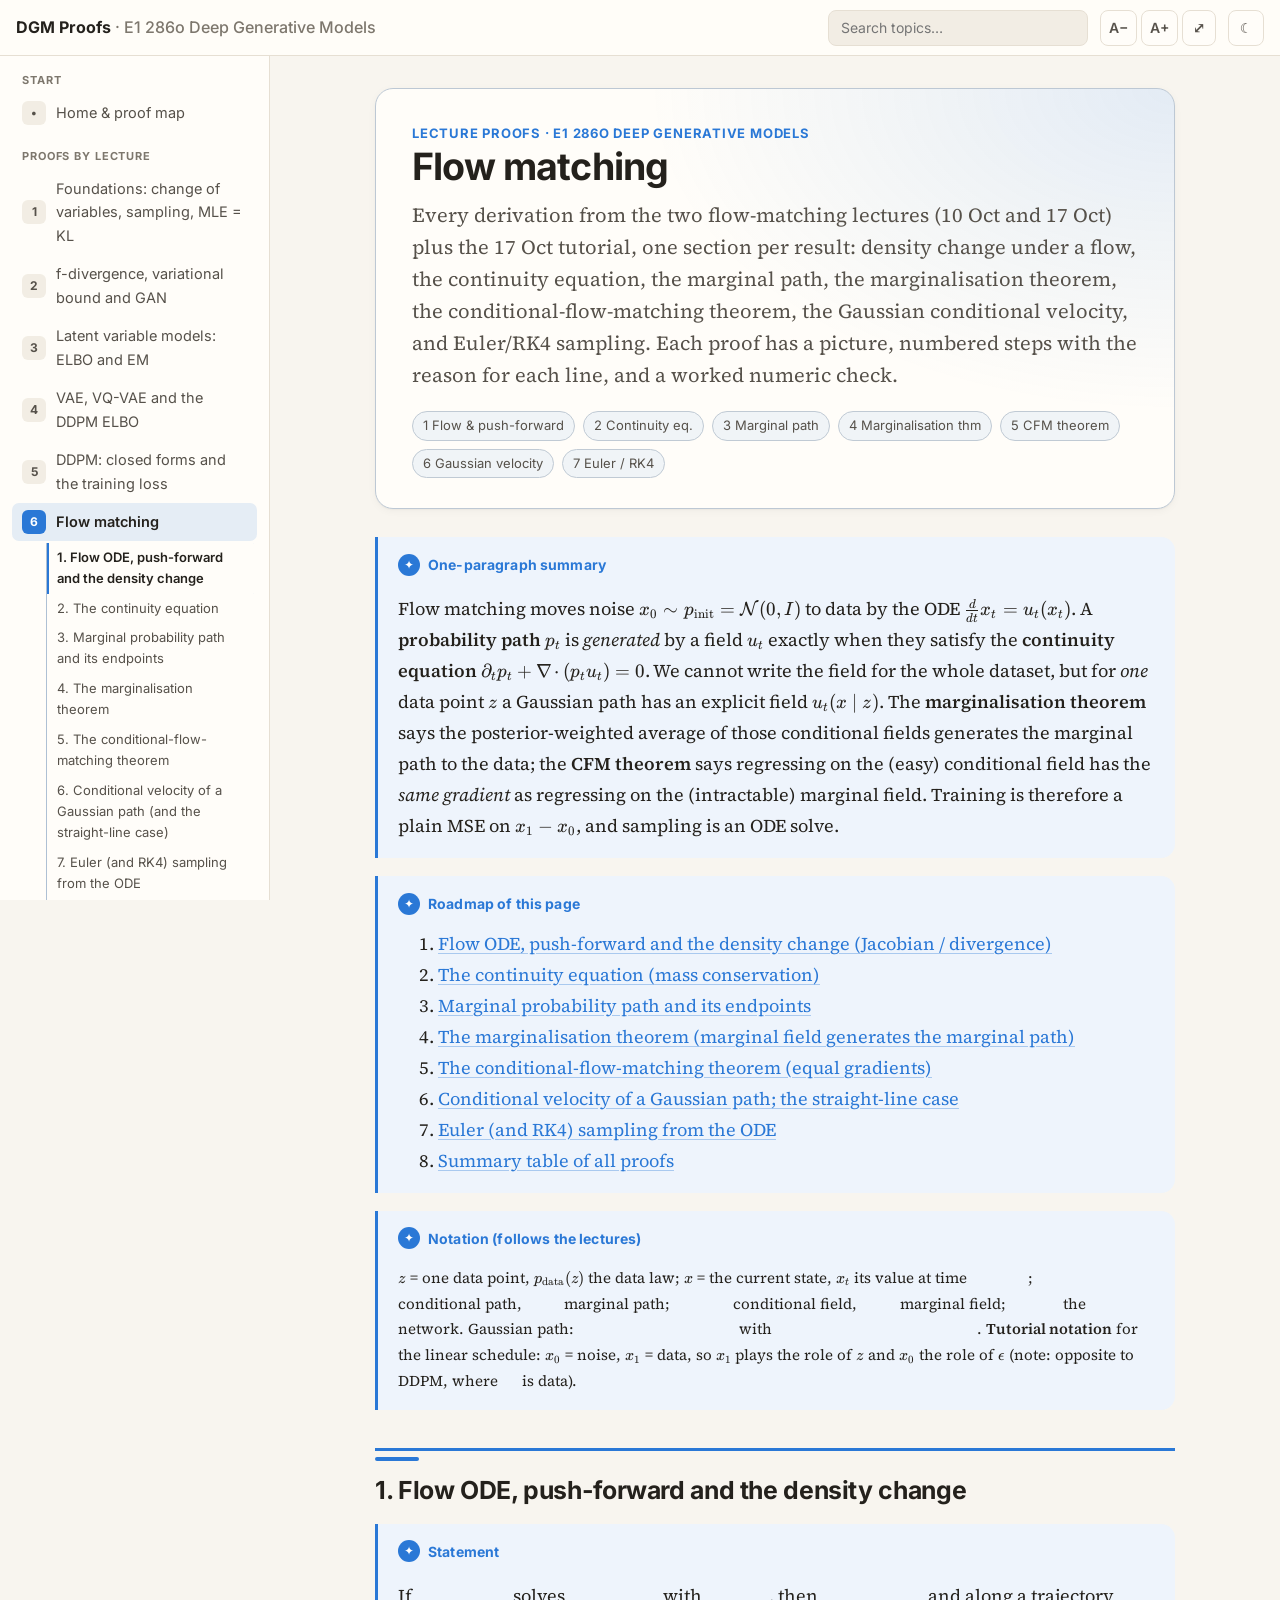
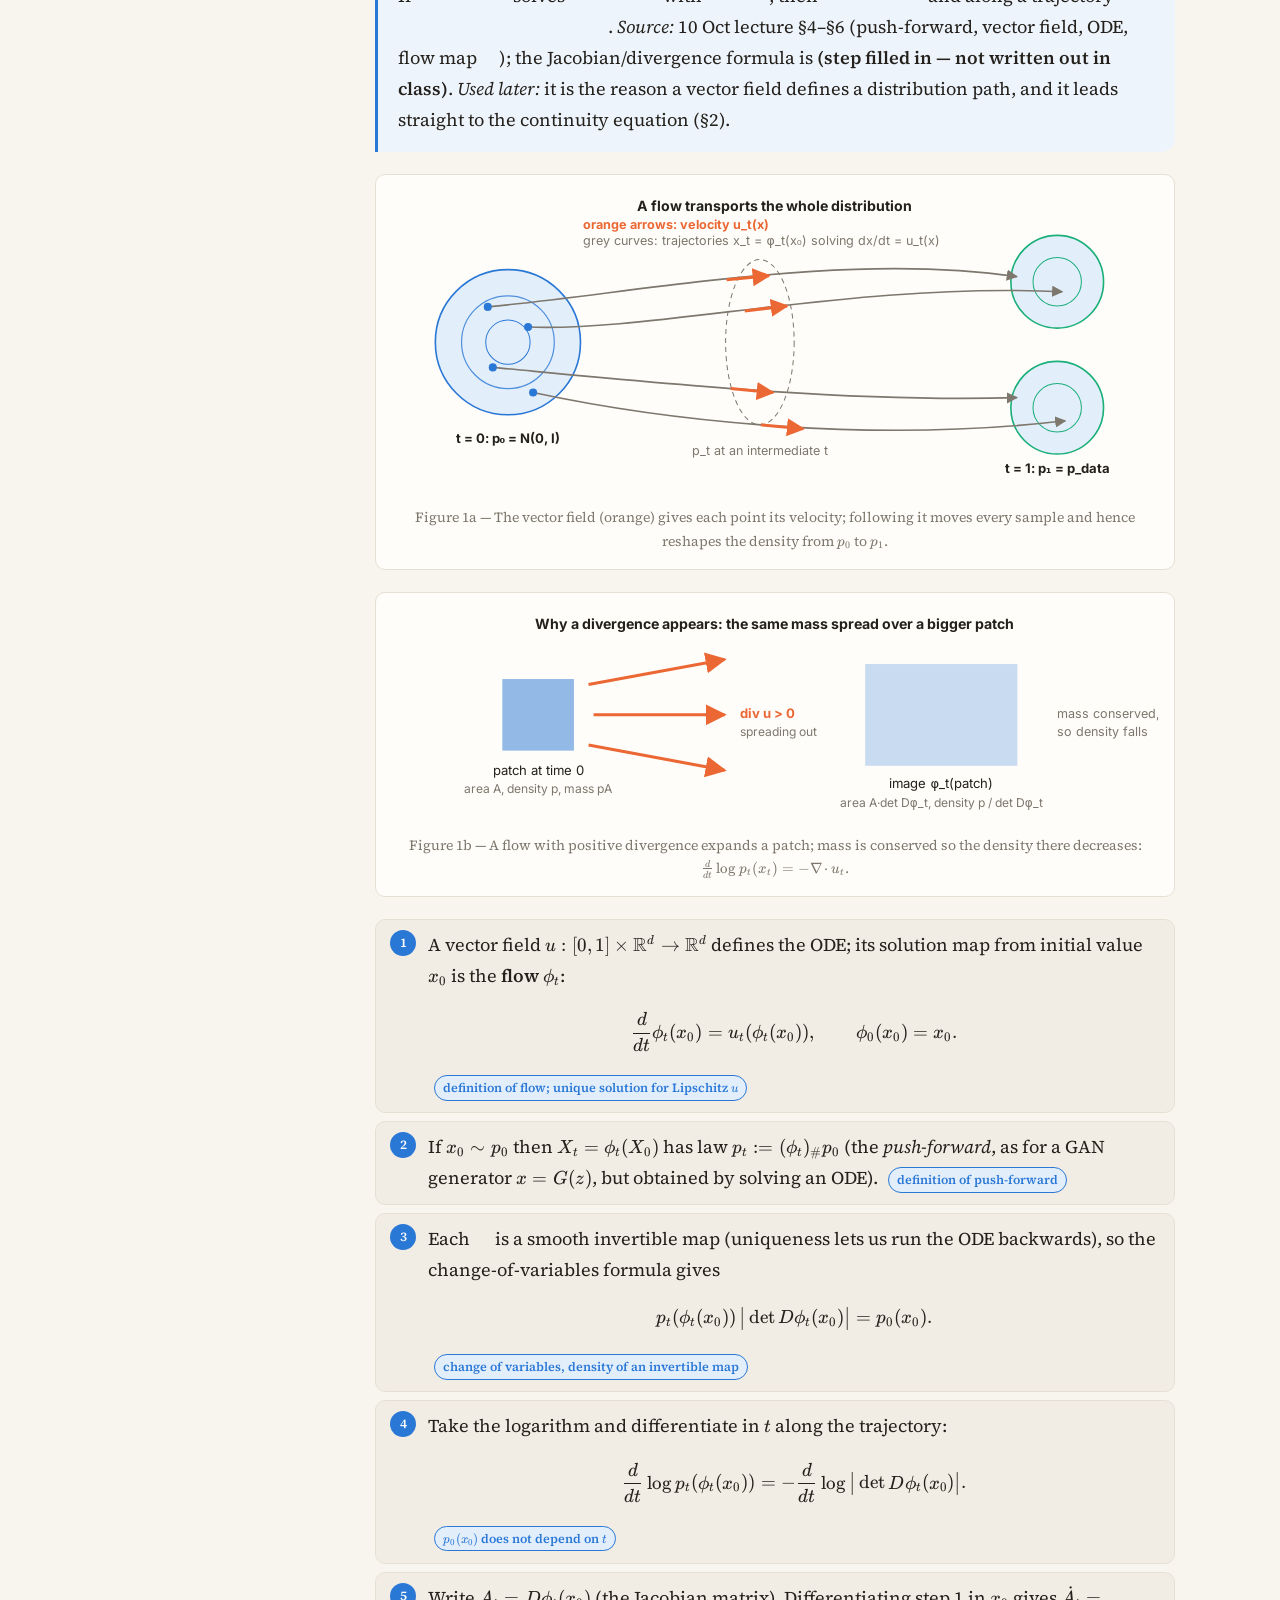
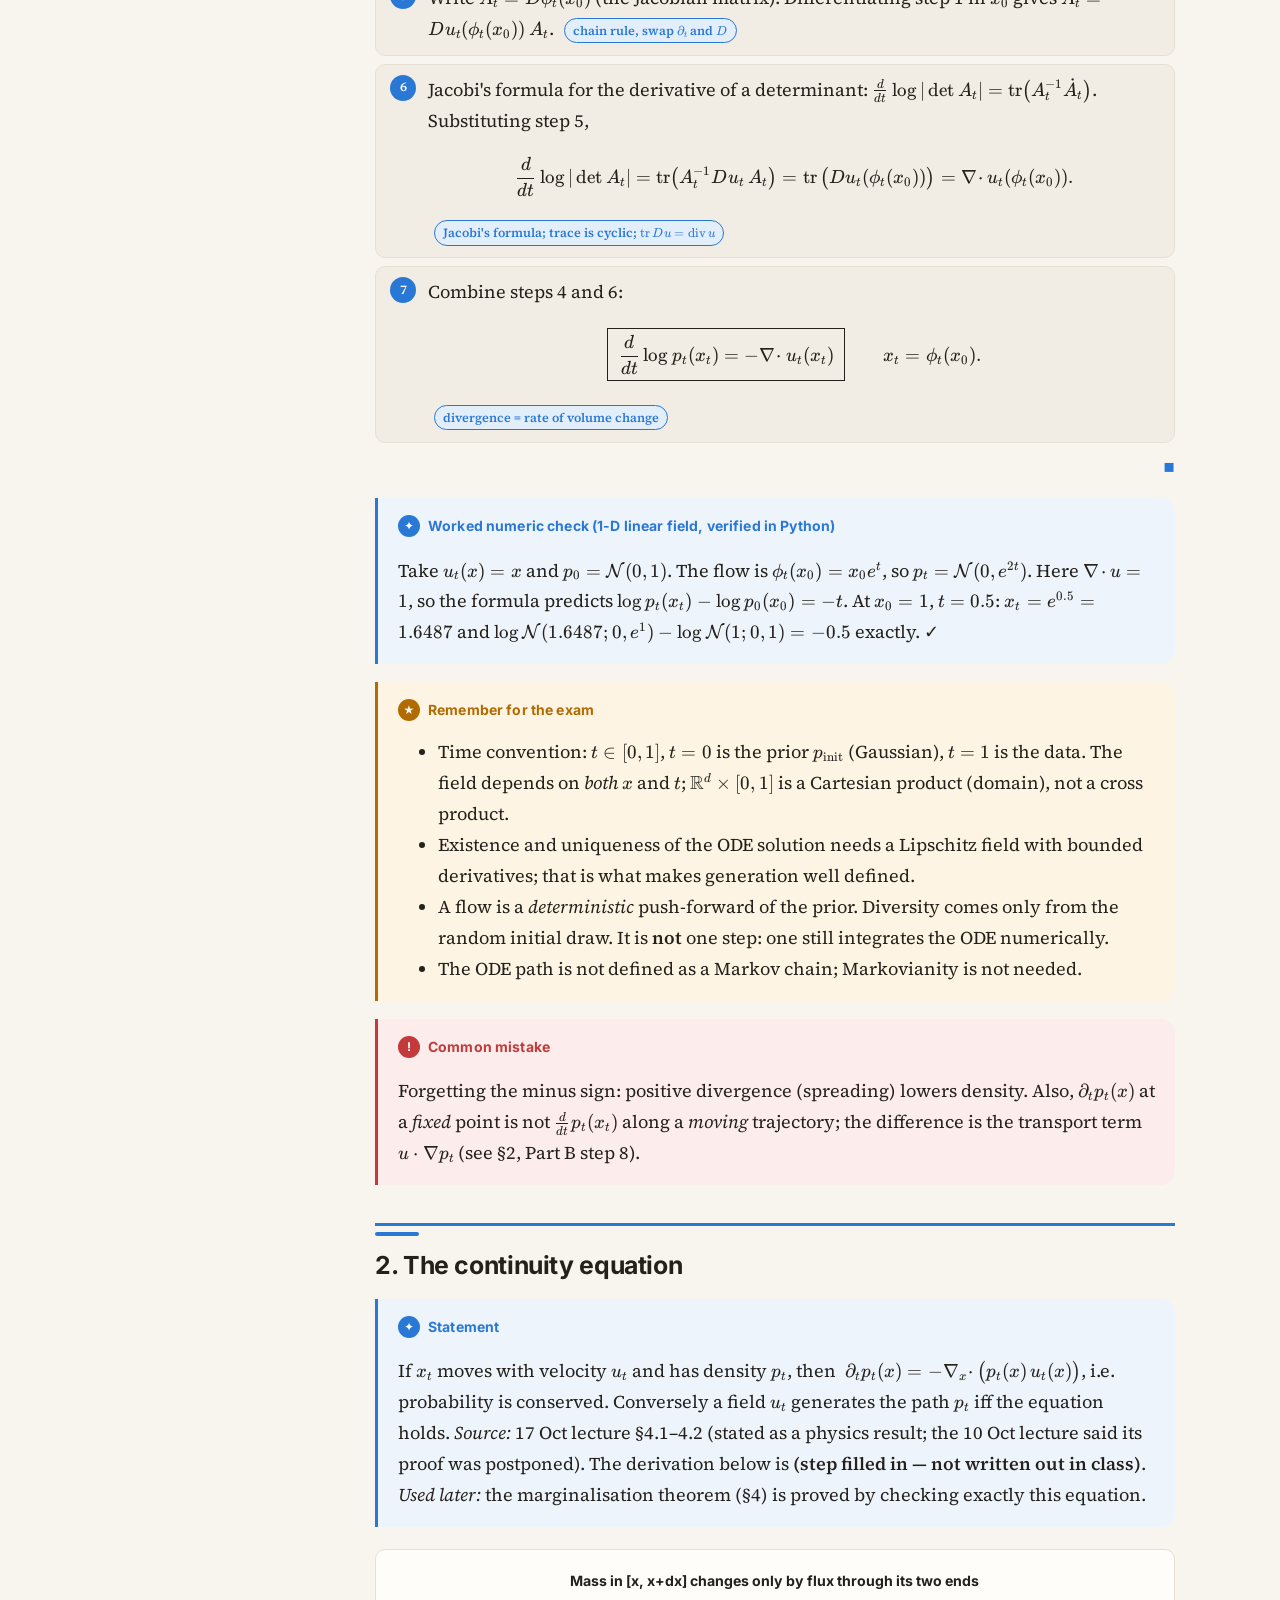
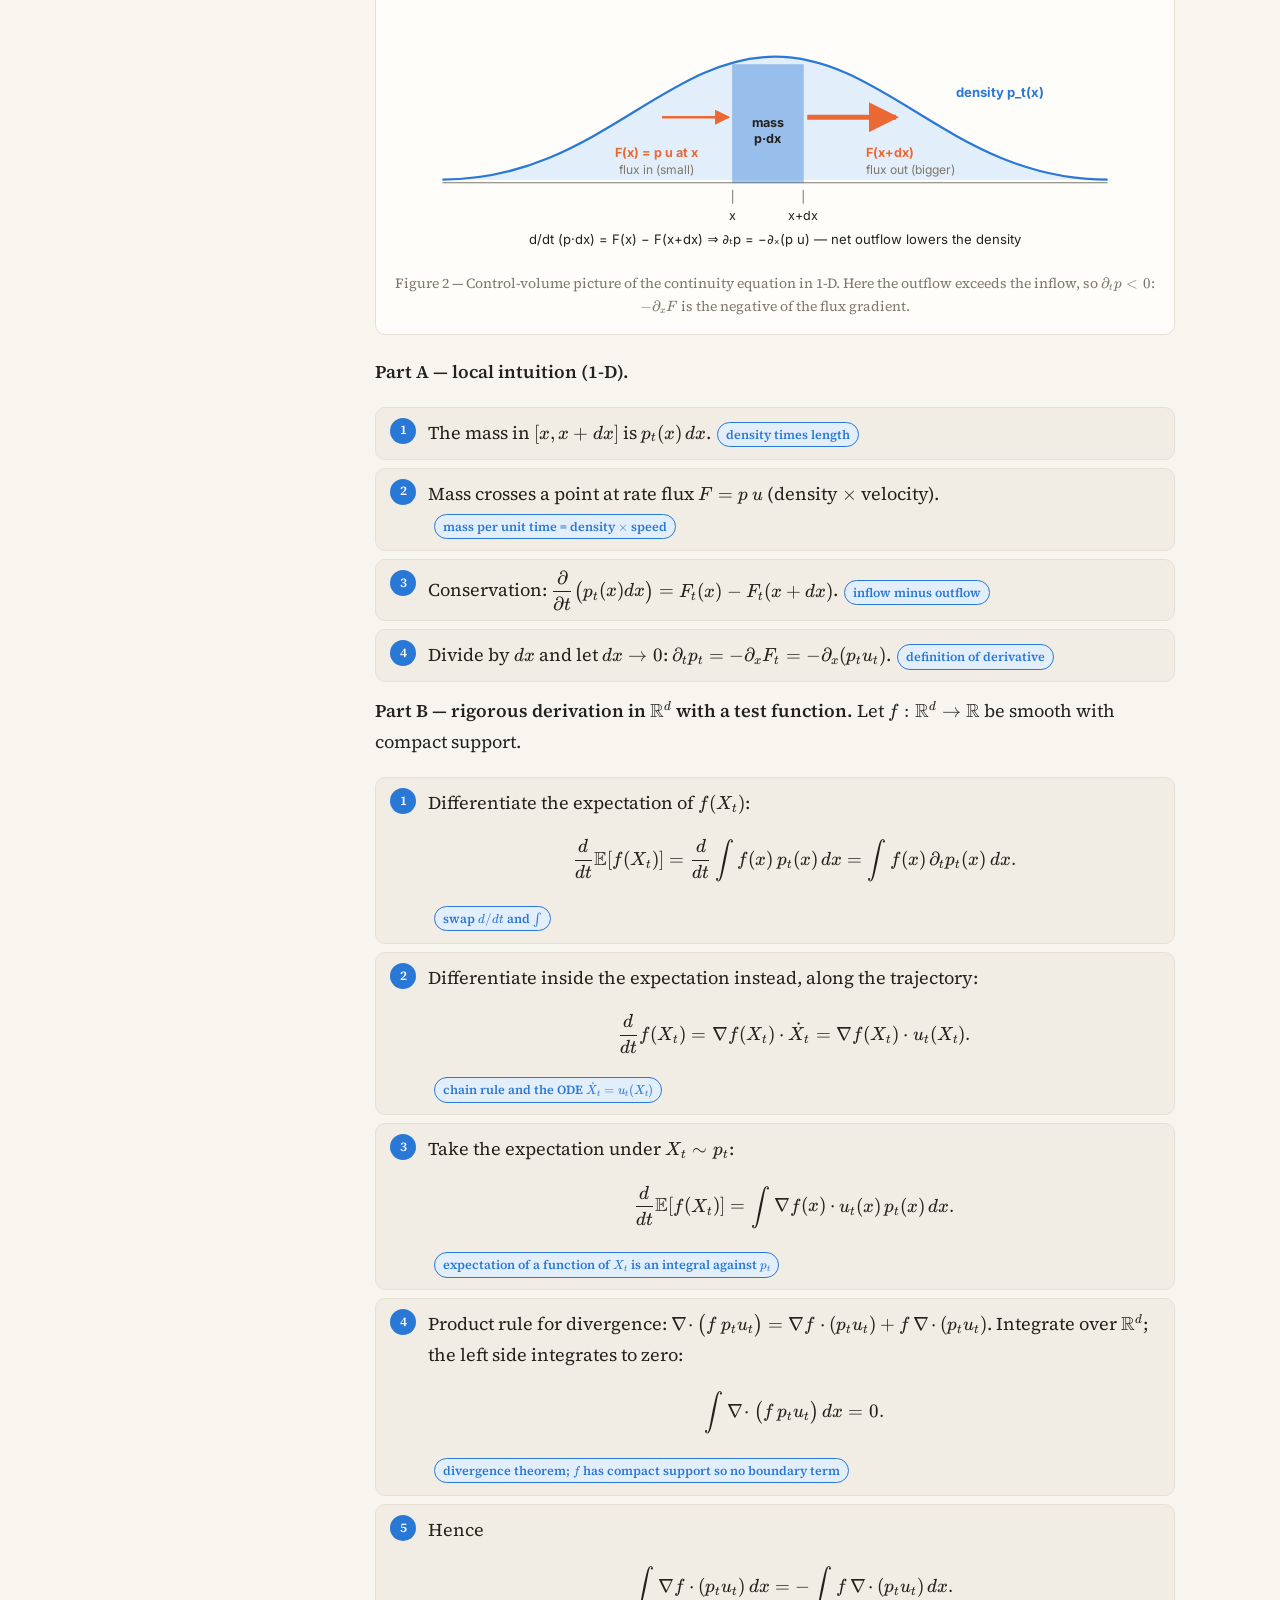
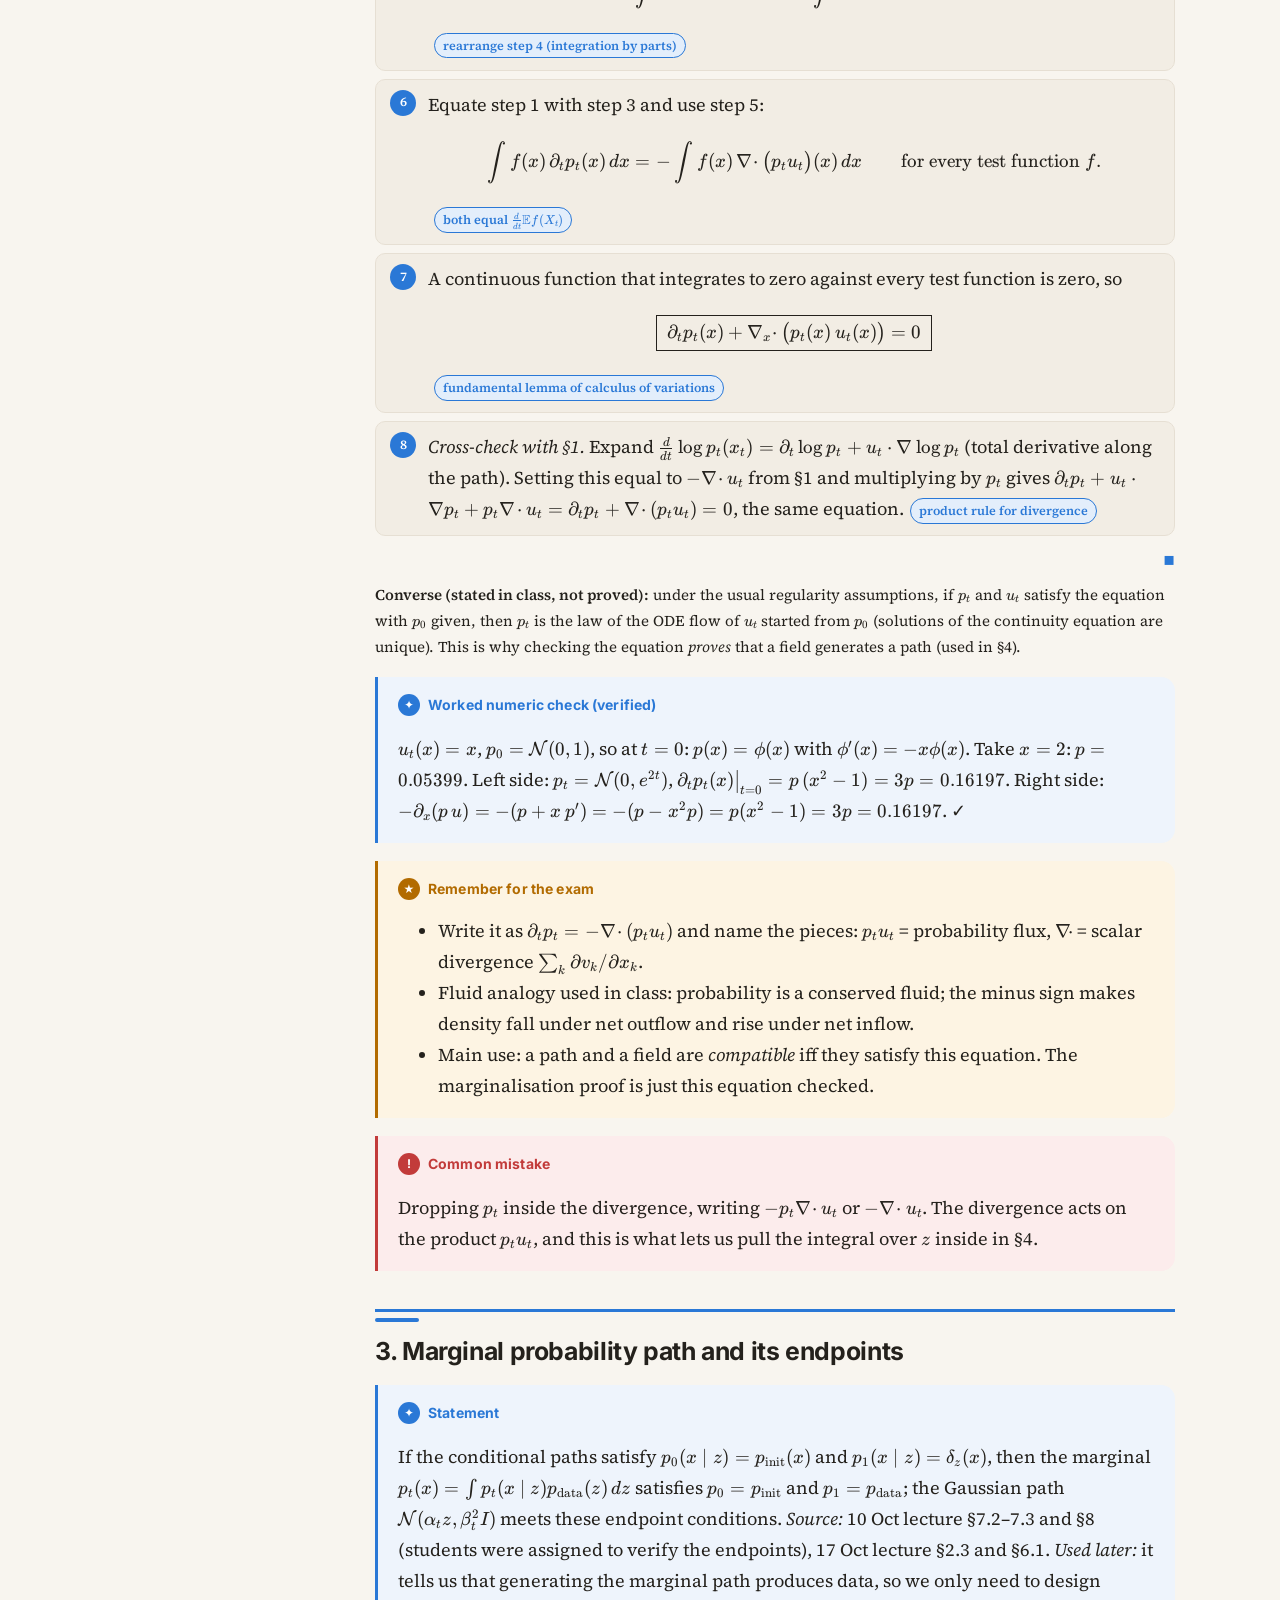
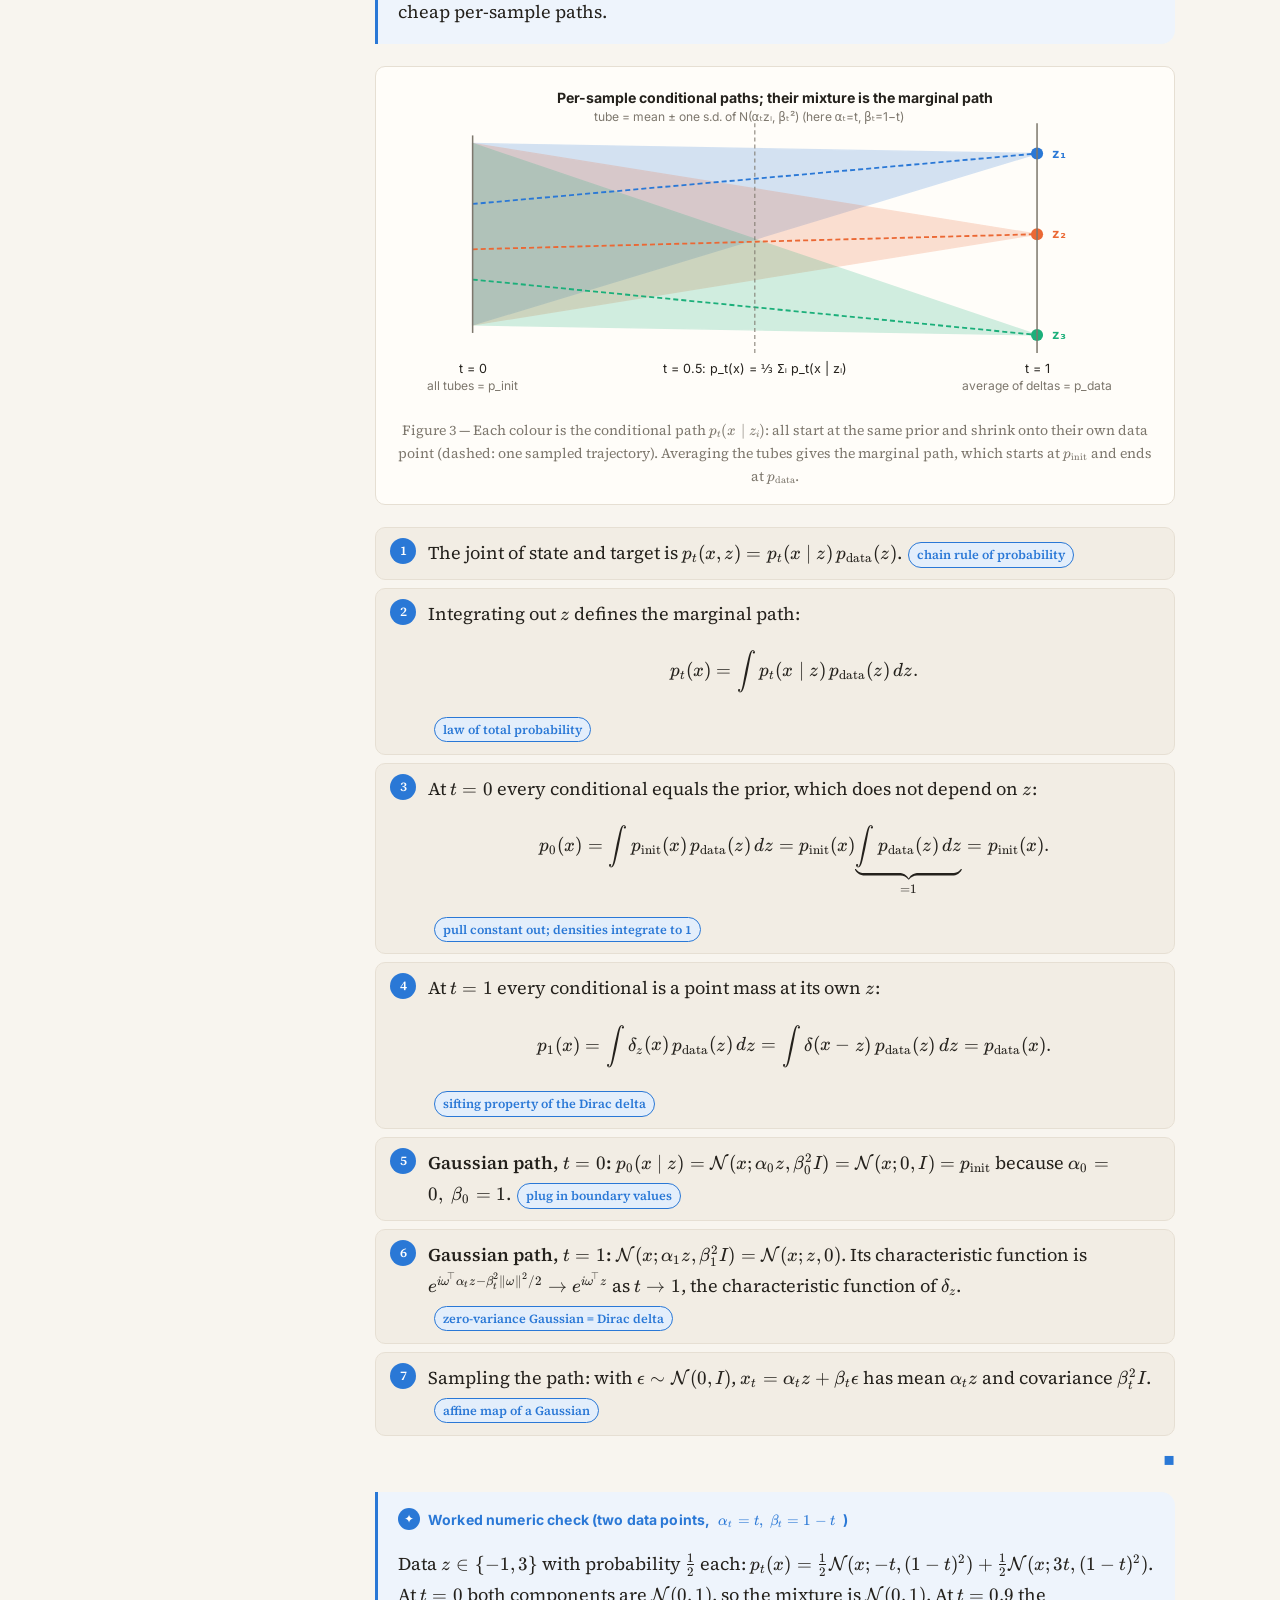
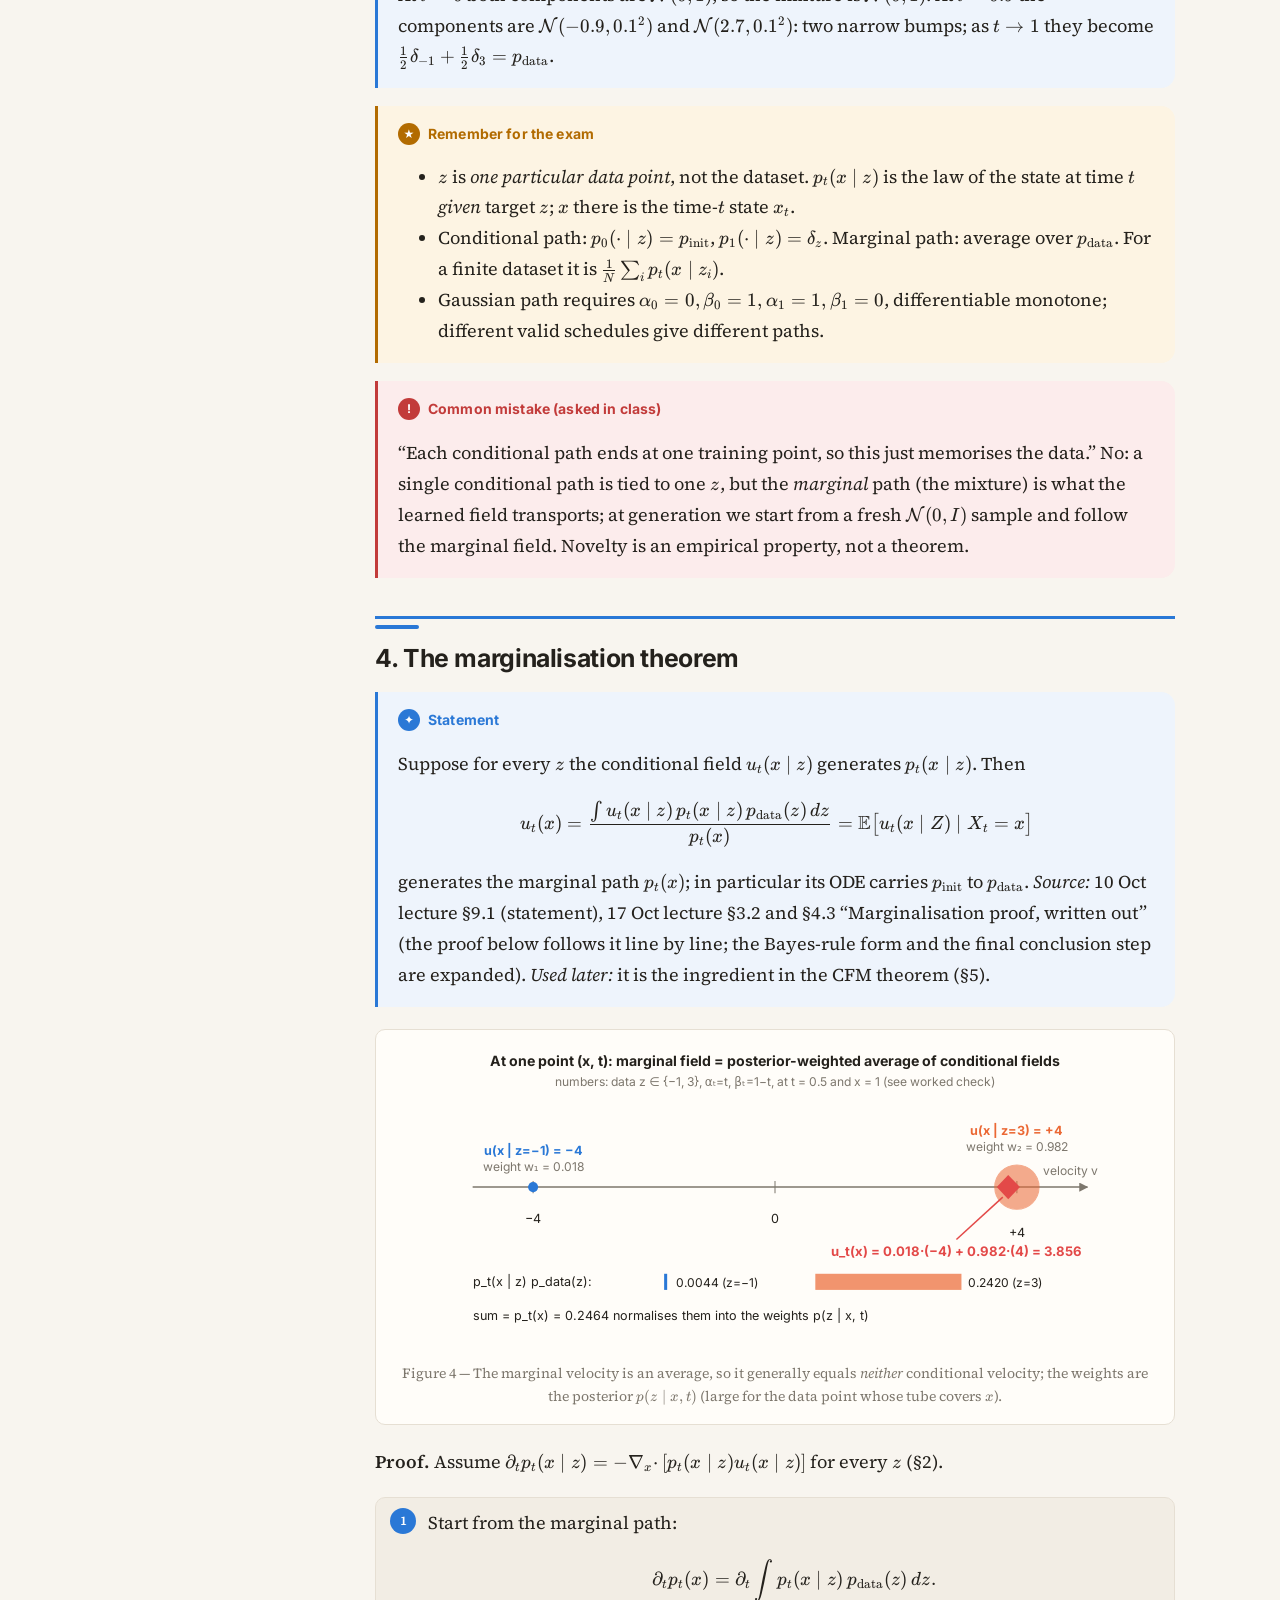
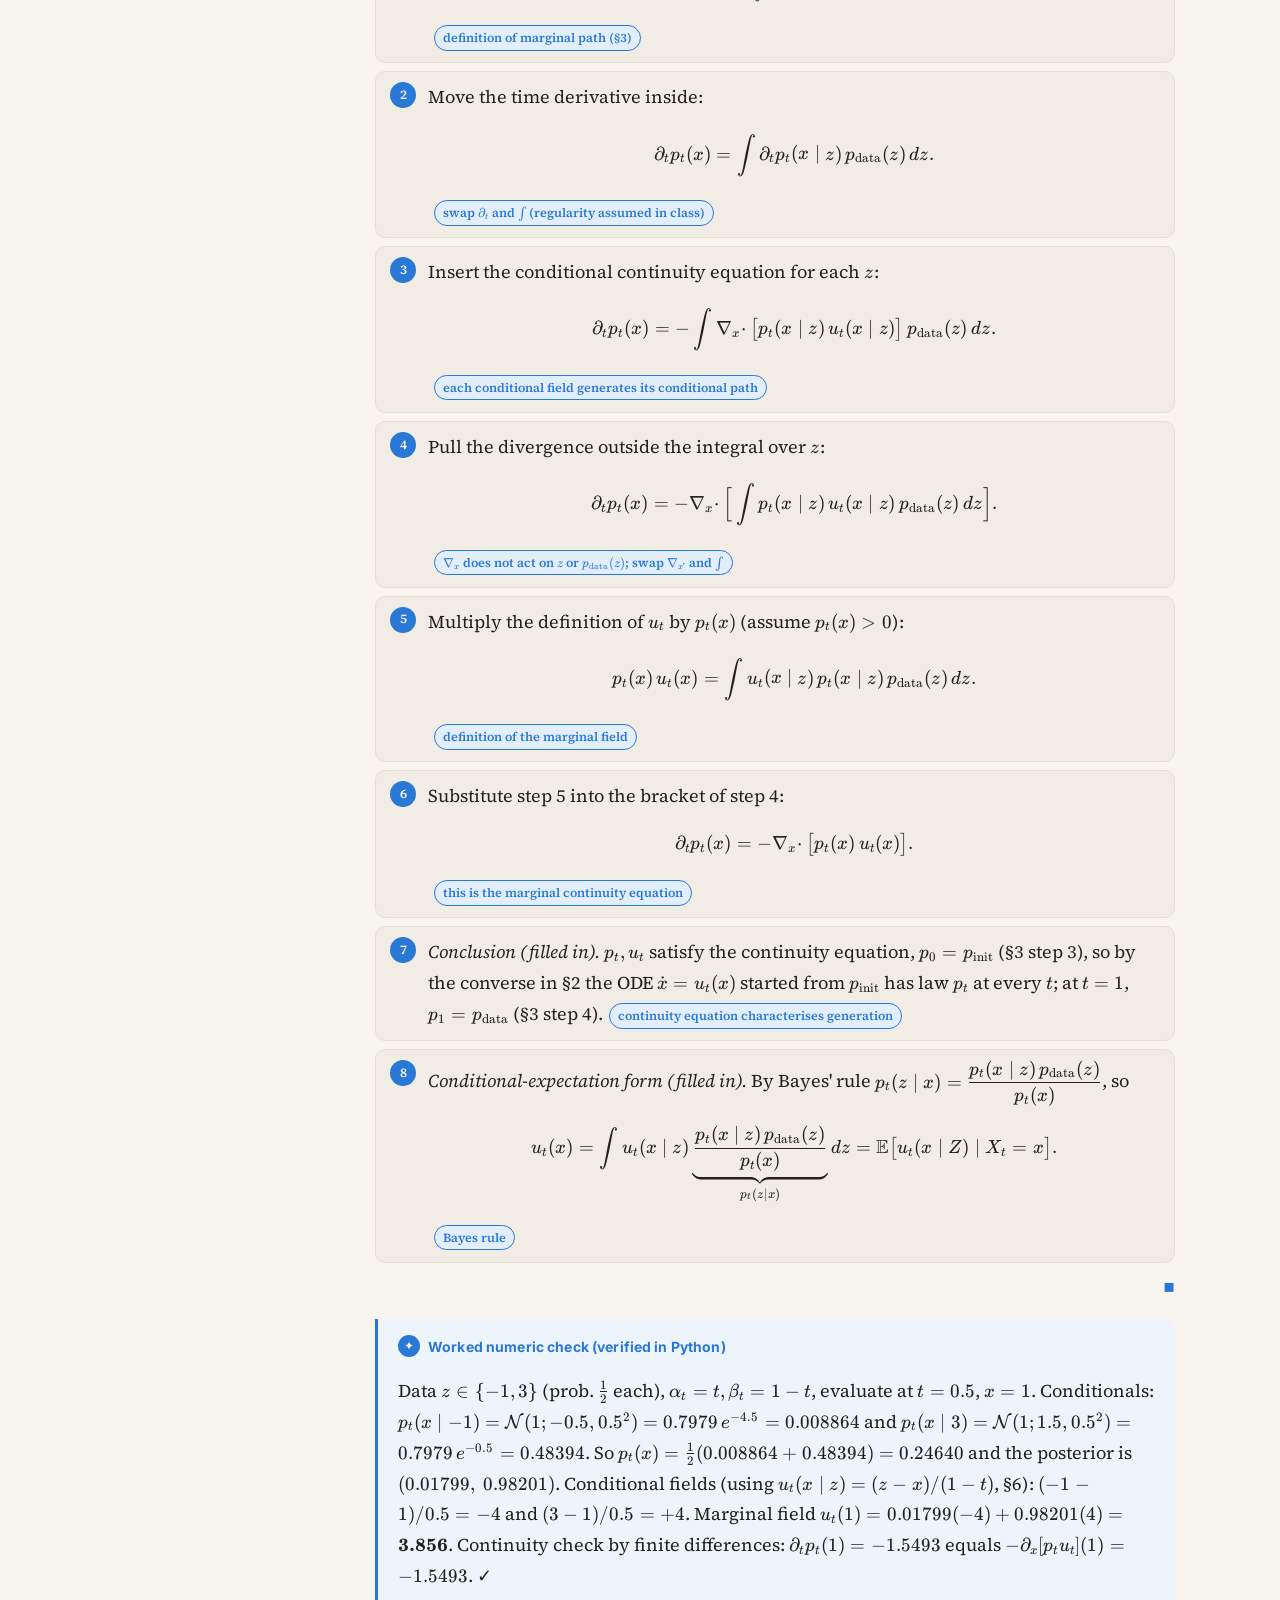
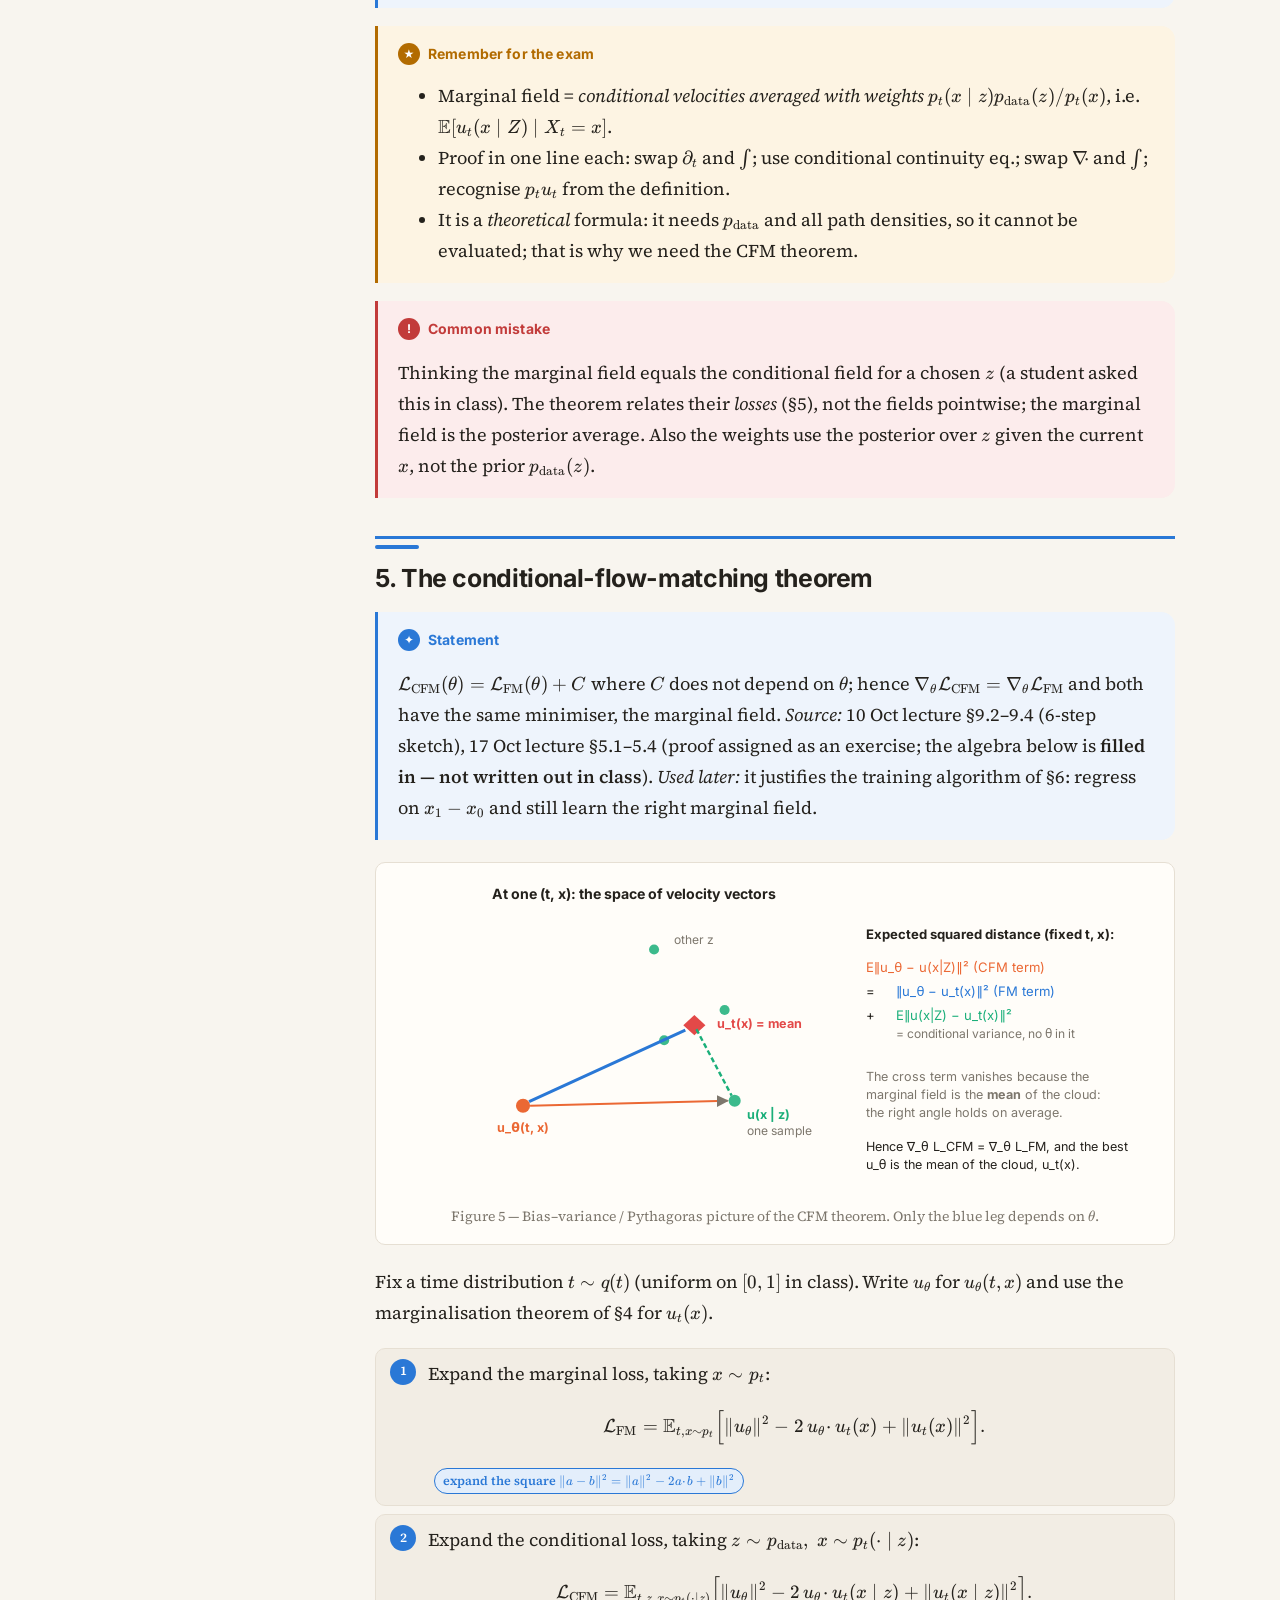
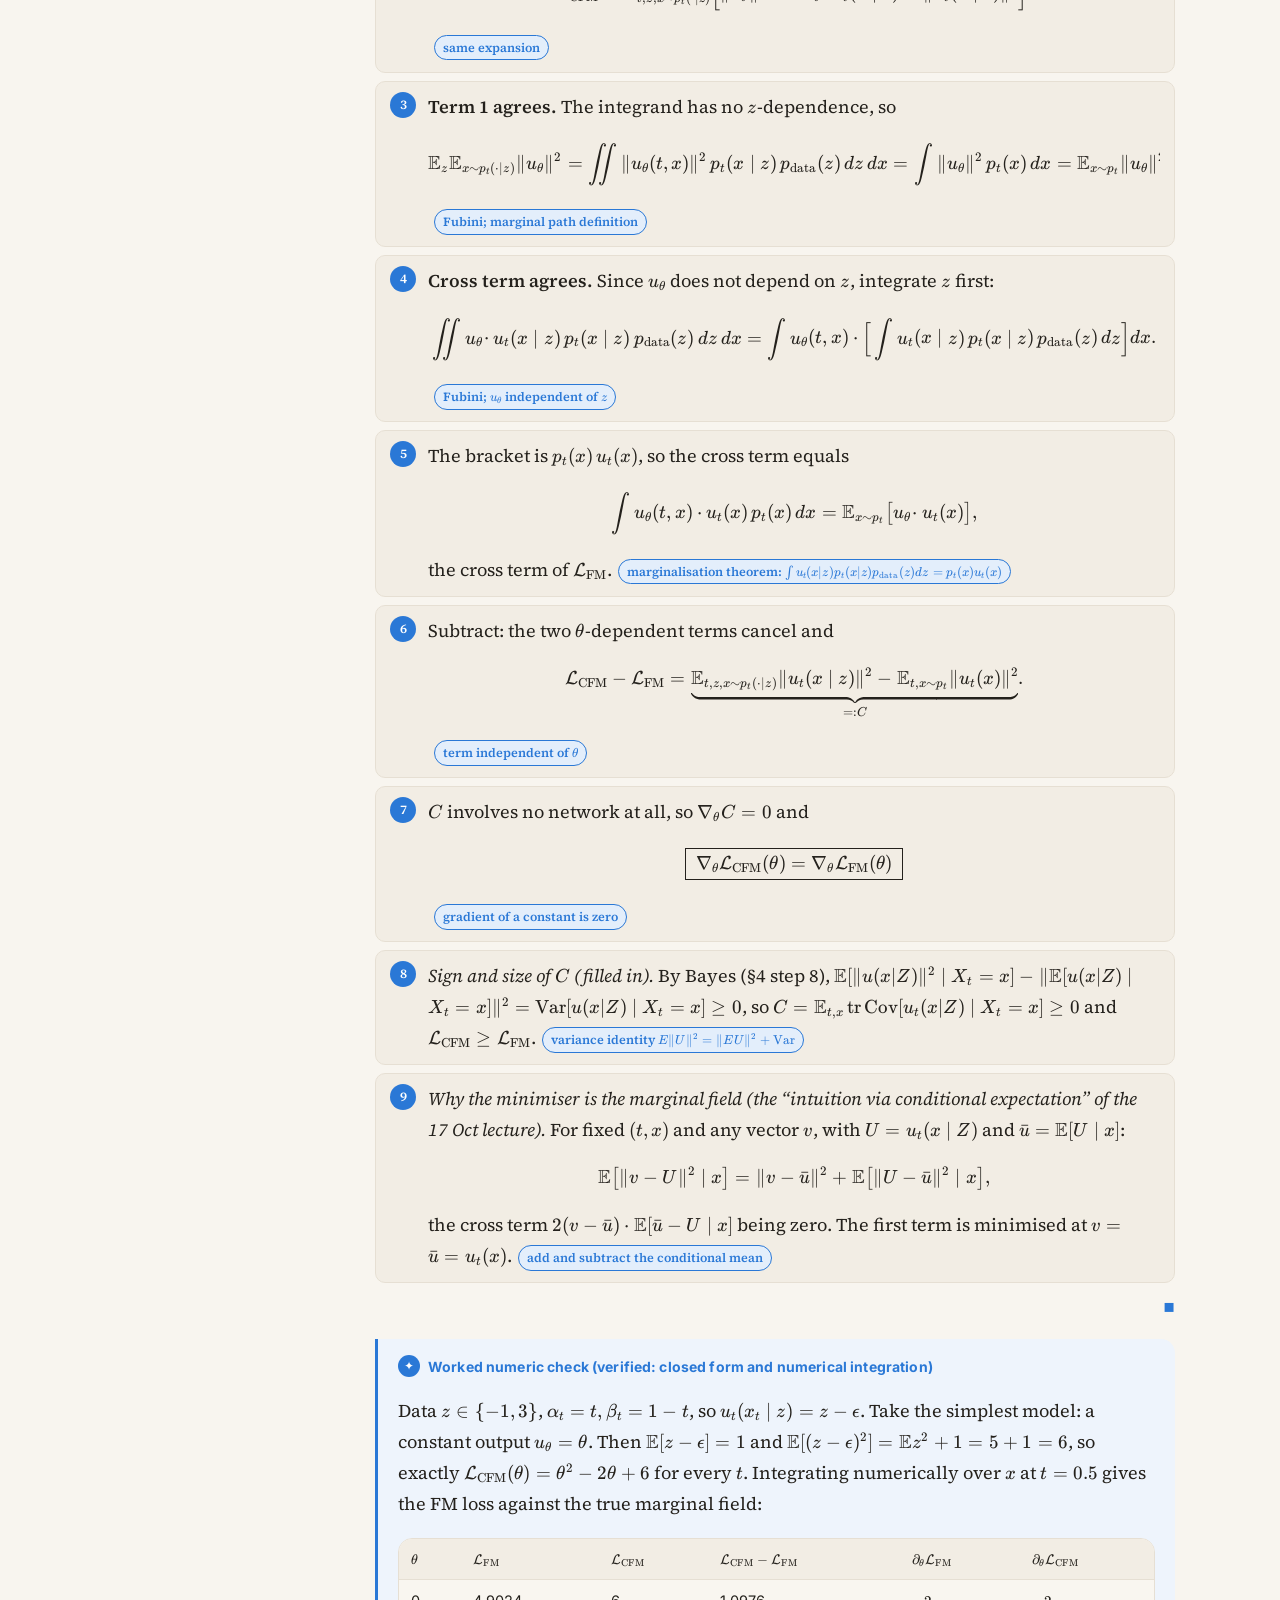
<file: p06_flow_matching.html>
<!doctype html>
<html lang="en">
<head>
<meta charset="utf-8">
<meta name="viewport" content="width=device-width, initial-scale=1">
<title>Flow matching — DGM Proofs</title>
<link rel="stylesheet" href="assets/vendor/katex/katex.min.css">
<link rel="stylesheet" href="assets/style.css">
<script defer src="assets/vendor/katex/katex.min.js"></script>
<script defer src="assets/vendor/katex/auto-render.min.js"></script>
<script defer src="assets/search-index.js"></script>
<script defer src="assets/site.js"></script>
</head>
<body data-page="p06" data-root=".">
<main class="content">

<div class="hero">
  <div class="kicker">Lecture proofs · E1 286o Deep Generative Models</div>
  <h1>Flow matching</h1>
  <p class="lead">Every derivation from the two flow-matching lectures (10 Oct and 17 Oct) plus the 17 Oct tutorial, one section per result: density change under a flow, the continuity equation, the marginal path, the marginalisation theorem, the conditional-flow-matching theorem, the Gaussian conditional velocity, and Euler/RK4 sampling. Each proof has a picture, numbered steps with the reason for each line, and a worked numeric check.</p>
  <div class="meta">
    <a class="chip" href="#flow">1 Flow &amp; push-forward</a>
    <a class="chip" href="#continuity">2 Continuity eq.</a>
    <a class="chip" href="#paths">3 Marginal path</a>
    <a class="chip" href="#marginalisation">4 Marginalisation thm</a>
    <a class="chip" href="#cfm">5 CFM theorem</a>
    <a class="chip" href="#gaussian">6 Gaussian velocity</a>
    <a class="chip" href="#euler">7 Euler / RK4</a>
  </div>
</div>

<div class="box key"><span class="box-title">One-paragraph summary</span>
<p>Flow matching moves noise $x_0\sim p_{\text{init}}=\mathcal N(0,I)$ to data by the ODE $\tfrac{d}{dt}x_t=u_t(x_t)$. A <strong>probability path</strong> $p_t$ is <em>generated</em> by a field $u_t$ exactly when they satisfy the <strong>continuity equation</strong> $\partial_t p_t+\nabla\!\cdot(p_tu_t)=0$. We cannot write the field for the whole dataset, but for <em>one</em> data point $z$ a Gaussian path has an explicit field $u_t(x\mid z)$. The <strong>marginalisation theorem</strong> says the posterior-weighted average of those conditional fields generates the marginal path to the data; the <strong>CFM theorem</strong> says regressing on the (easy) conditional field has the <em>same gradient</em> as regressing on the (intractable) marginal field. Training is therefore a plain MSE on $x_1-x_0$, and sampling is an ODE solve.</p></div>

<div class="box"><span class="box-title">Roadmap of this page</span>
<ol class="small">
<li><a href="#flow">Flow ODE, push-forward and the density change (Jacobian / divergence)</a></li>
<li><a href="#continuity">The continuity equation (mass conservation)</a></li>
<li><a href="#paths">Marginal probability path and its endpoints</a></li>
<li><a href="#marginalisation">The marginalisation theorem (marginal field generates the marginal path)</a></li>
<li><a href="#cfm">The conditional-flow-matching theorem (equal gradients)</a></li>
<li><a href="#gaussian">Conditional velocity of a Gaussian path; the straight-line case</a></li>
<li><a href="#euler">Euler (and RK4) sampling from the ODE</a></li>
<li><a href="#summary">Summary table of all proofs</a></li>
</ol></div>

<div class="box"><span class="box-title">Notation (follows the lectures)</span>
<p class="small">$z$ = one data point, $p_{\text{data}}(z)$ the data law; $x$ = the current state, $x_t$ its value at time $t\in[0,1]$; $p_t(x\mid z)$ conditional path, $p_t(x)$ marginal path; $u_t(x\mid z)$ conditional field, $u_t(x)$ marginal field; $u_\theta(t,x)$ the network. Gaussian path: $p_t(x\mid z)=\mathcal N(\alpha_tz,\beta_t^2I)$ with $\alpha_0=0,\beta_0=1,\alpha_1=1,\beta_1=0$. <strong>Tutorial notation</strong> for the linear schedule: $x_0$ = noise, $x_1$ = data, so $x_1$ plays the role of $z$ and $x_0$ the role of $\epsilon$ (note: opposite to DDPM, where $x_0$ is data).</p></div>

<!-- ============================================================ -->
<h2 id="flow" class="proof-head">1. Flow ODE, push-forward and the density change</h2>

<div class="box key"><span class="box-title">Statement</span>
<p>If $x_t=\phi_t(x_0)$ solves $\dot x_t=u_t(x_t)$ with $x_0\sim p_0$, then $p_t=(\phi_t)_\#p_0$ and along a trajectory $\tfrac{d}{dt}\log p_t(x_t)=-\nabla\!\cdot u_t(x_t)$. <em>Source:</em> 10 Oct lecture §4–§6 (push-forward, vector field, ODE, flow map $\psi_t$); the Jacobian/divergence formula is <strong>(step filled in — not written out in class)</strong>. <em>Used later:</em> it is the reason a vector field defines a distribution path, and it leads straight to the continuity equation (§2).</p></div>

<figure class="diagram">
<svg viewBox="0 0 760 300" style="max-width:100%;height:auto" role="img" aria-label="A Gaussian blob at t=0 transported along flow lines of a vector field to two data clusters at t=1">
  <defs>
    <marker id="p06a1" viewBox="0 0 10 10" refX="9" refY="5" markerWidth="7" markerHeight="7" orient="auto"><path d="M0,0 L10,5 L0,10 z" fill="var(--text-3)"/></marker>
    <marker id="p06a2" viewBox="0 0 10 10" refX="9" refY="5" markerWidth="6" markerHeight="6" orient="auto"><path d="M0,0 L10,5 L0,10 z" fill="var(--s2)"/></marker>
  </defs>
  <text x="380" y="20" text-anchor="middle" font-size="14" font-weight="700">A flow transports the whole distribution</text>
  <!-- p0 blob -->
  <circle cx="115" cy="150" r="72" fill="var(--accent-soft)" stroke="var(--s1)" stroke-width="1.6"/>
  <circle cx="115" cy="150" r="46" fill="var(--accent-soft)" stroke="var(--s1)" stroke-width="1.2" opacity=".8"/>
  <circle cx="115" cy="150" r="22" fill="var(--accent-soft)" stroke="var(--s1)" stroke-width="1"/>
  <text x="115" y="250" text-anchor="middle" font-size="13" font-weight="700">t = 0:  p₀ = N(0, I)</text>
  <!-- p1 blobs -->
  <circle cx="660" cy="90" r="46" fill="var(--accent-soft)" stroke="var(--s3)" stroke-width="1.6"/><circle cx="660" cy="90" r="24" fill="var(--accent-soft)" stroke="var(--s3)" stroke-width="1"/>
  <circle cx="660" cy="215" r="46" fill="var(--accent-soft)" stroke="var(--s3)" stroke-width="1.6"/><circle cx="660" cy="215" r="24" fill="var(--accent-soft)" stroke="var(--s3)" stroke-width="1"/>
  <text x="660" y="280" text-anchor="middle" font-size="13" font-weight="700">t = 1:  p₁ = p_data</text>
  <!-- intermediate p_t -->
  <ellipse cx="365" cy="150" rx="34" ry="82" fill="none" stroke="var(--text-3)" stroke-dasharray="5 4"/>
  <text x="365" y="262" text-anchor="middle" font-size="12.5" class="muted-t">p_t at an intermediate t</text>
  <!-- flow lines -->
  <g fill="none" stroke="var(--text-3)" stroke-width="1.6" marker-end="url(#p06a1)">
    <path d="M95,115 C250,100 450,60 620,85" marker-end="url(#p06a1)"/>
    <path d="M135,135 C260,140 460,90 665,100" marker-end="url(#p06a1)"/>
    <path d="M100,175 C260,190 450,210 620,205" marker-end="url(#p06a1)"/>
    <path d="M140,200 C280,230 480,250 668,228" marker-end="url(#p06a1)"/>
  </g>
  <g fill="var(--s1)"><circle cx="95" cy="115" r="4"/><circle cx="135" cy="135" r="4"/><circle cx="100" cy="175" r="4"/><circle cx="140" cy="200" r="4"/></g>
  <!-- velocity arrows -->
  <g stroke="var(--s2)" stroke-width="3" fill="none">
    <line x1="332" y1="88" x2="374" y2="84" marker-end="url(#p06a2)"/>
    <line x1="350" y1="119" x2="392" y2="114" marker-end="url(#p06a2)"/>
    <line x1="336" y1="196" x2="378" y2="200" marker-end="url(#p06a2)"/>
    <line x1="366" y1="232" x2="408" y2="236" marker-end="url(#p06a2)"/>
  </g>
  <text x="190" y="38" font-size="12.5" style="fill:var(--s2)" font-weight="700">orange arrows: velocity u_t(x)</text>
  <text x="190" y="54" font-size="12.5" class="muted-t">grey curves: trajectories x_t = φ_t(x₀) solving dx/dt = u_t(x)</text>
</svg>
<figcaption class="small muted">Figure 1a — The vector field (orange) gives each point its velocity; following it moves every sample and hence reshapes the density from $p_0$ to $p_1$.</figcaption>
</figure>

<figure class="diagram">
<svg viewBox="0 0 760 210" style="max-width:100%;height:auto" role="img" aria-label="A small patch of space expands under the flow so its density drops">
  <defs><marker id="p06b1" viewBox="0 0 10 10" refX="9" refY="5" markerWidth="7" markerHeight="7" orient="auto"><path d="M0,0 L10,5 L0,10 z" fill="var(--s2)"/></marker></defs>
  <text x="380" y="20" text-anchor="middle" font-size="14" font-weight="700">Why a divergence appears: the same mass spread over a bigger patch</text>
  <rect x="110" y="70" width="70" height="70" fill="var(--s1)" opacity=".5" stroke="var(--s1)"/>
  <text x="145" y="165" text-anchor="middle" font-size="13">patch at time 0</text>
  <text x="145" y="183" text-anchor="middle" font-size="12" class="muted-t">area A, density p, mass pA</text>
  <rect x="470" y="55" width="150" height="100" fill="var(--s1)" opacity=".25" stroke="var(--s1)"/>
  <text x="545" y="178" text-anchor="middle" font-size="13">image φ_t(patch)</text>
  <text x="545" y="196" text-anchor="middle" font-size="12" class="muted-t">area A·det Dφ_t, density p / det Dφ_t</text>
  <g stroke="var(--s2)" stroke-width="3" fill="none">
    <line x1="200" y1="105" x2="330" y2="105" marker-end="url(#p06b1)"/>
    <line x1="195" y1="75" x2="330" y2="50" marker-end="url(#p06b1)"/>
    <line x1="195" y1="135" x2="330" y2="160" marker-end="url(#p06b1)"/>
  </g>
  <text x="345" y="108" font-size="13" style="fill:var(--s2)" font-weight="700">div u &gt; 0</text>
  <text x="345" y="126" font-size="12" class="muted-t">spreading out</text>
  <text x="660" y="108" font-size="12.5" class="muted-t">mass conserved,</text>
  <text x="660" y="126" font-size="12.5" class="muted-t">so density falls</text>
</svg>
<figcaption class="small muted">Figure 1b — A flow with positive divergence expands a patch; mass is conserved so the density there decreases: $\frac{d}{dt}\log p_t(x_t)=-\nabla\!\cdot u_t$.</figcaption>
</figure>

<ol class="steps">
<li>A vector field $u:[0,1]\times\mathbb R^d\to\mathbb R^d$ defines the ODE; its solution map from initial value $x_0$ is the <strong>flow</strong> $\phi_t$:
$$\frac{d}{dt}\phi_t(x_0)=u_t(\phi_t(x_0)),\qquad \phi_0(x_0)=x_0 .$$<span class="why">definition of flow; unique solution for Lipschitz $u$</span></li>
<li>If $x_0\sim p_0$ then $X_t=\phi_t(X_0)$ has law $p_t:=(\phi_t)_\#p_0$ (the <em>push-forward</em>, as for a GAN generator $x=G(z)$, but obtained by solving an ODE).
<span class="why">definition of push-forward</span></li>
<li>Each $\phi_t$ is a smooth invertible map (uniqueness lets us run the ODE backwards), so the change-of-variables formula gives
$$p_t(\phi_t(x_0))\,\big|\det D\phi_t(x_0)\big|=p_0(x_0).$$<span class="why">change of variables, density of an invertible map</span></li>
<li>Take the logarithm and differentiate in $t$ along the trajectory:
$$\frac{d}{dt}\log p_t(\phi_t(x_0))=-\frac{d}{dt}\log\big|\det D\phi_t(x_0)\big| .$$<span class="why">$p_0(x_0)$ does not depend on $t$</span></li>
<li>Write $A_t=D\phi_t(x_0)$ (the Jacobian matrix). Differentiating step 1 in $x_0$ gives $\dot A_t=Du_t(\phi_t(x_0))\,A_t$.
<span class="why">chain rule, swap $\partial_t$ and $D$</span></li>
<li>Jacobi's formula for the derivative of a determinant: $\frac{d}{dt}\log|\det A_t|=\operatorname{tr}\!\big(A_t^{-1}\dot A_t\big)$. Substituting step 5,
$$\frac{d}{dt}\log|\det A_t|=\operatorname{tr}\!\big(A_t^{-1}Du_t\,A_t\big)=\operatorname{tr}\big(Du_t(\phi_t(x_0))\big)=\nabla\!\cdot u_t(\phi_t(x_0)).$$<span class="why">Jacobi's formula; trace is cyclic; $\operatorname{tr}Du=\operatorname{div}u$</span></li>
<li>Combine steps 4 and 6:
$$\boxed{\;\frac{d}{dt}\log p_t(x_t)=-\nabla\!\cdot u_t(x_t)\;}\qquad x_t=\phi_t(x_0).$$<span class="why">divergence = rate of volume change</span></li>
</ol>
<div class="qed">&blacksquare;</div>

<div class="box"><span class="box-title">Worked numeric check (1-D linear field, verified in Python)</span>
<p>Take $u_t(x)=x$ and $p_0=\mathcal N(0,1)$. The flow is $\phi_t(x_0)=x_0e^{t}$, so $p_t=\mathcal N(0,e^{2t})$. Here $\nabla\!\cdot u=1$, so the formula predicts $\log p_t(x_t)-\log p_0(x_0)=-t$. At $x_0=1$, $t=0.5$: $x_t=e^{0.5}=1.6487$ and $\log\mathcal N(1.6487;0,e^{1})-\log\mathcal N(1;0,1)=-0.5$ exactly. &#10003;</p></div>

<div class="box exam"><span class="box-title">Remember for the exam</span>
<ul>
<li>Time convention: $t\in[0,1]$, $t=0$ is the prior $p_{\text{init}}$ (Gaussian), $t=1$ is the data. The field depends on <em>both</em> $x$ and $t$; $\mathbb R^d\times[0,1]$ is a Cartesian product (domain), not a cross product.</li>
<li>Existence and uniqueness of the ODE solution needs a Lipschitz field with bounded derivatives; that is what makes generation well defined.</li>
<li>A flow is a <em>deterministic</em> push-forward of the prior. Diversity comes only from the random initial draw. It is <strong>not</strong> one step: one still integrates the ODE numerically.</li>
<li>The ODE path is not defined as a Markov chain; Markovianity is not needed.</li>
</ul></div>
<div class="box pitfall"><span class="box-title">Common mistake</span>
<p>Forgetting the minus sign: positive divergence (spreading) lowers density. Also, $\partial_tp_t(x)$ at a <em>fixed</em> point is not $\frac{d}{dt}p_t(x_t)$ along a <em>moving</em> trajectory; the difference is the transport term $u\cdot\nabla p_t$ (see §2, Part B step 8).</p></div>

<!-- ============================================================ -->
<h2 id="continuity" class="proof-head">2. The continuity equation</h2>

<div class="box key"><span class="box-title">Statement</span>
<p>If $x_t$ moves with velocity $u_t$ and has density $p_t$, then $\;\partial_tp_t(x)=-\nabla_x\!\cdot\big(p_t(x)\,u_t(x)\big)$, i.e. probability is conserved. Conversely a field $u_t$ generates the path $p_t$ iff the equation holds. <em>Source:</em> 17 Oct lecture §4.1–4.2 (stated as a physics result; the 10 Oct lecture said its proof was postponed). The derivation below is <strong>(step filled in — not written out in class)</strong>. <em>Used later:</em> the marginalisation theorem (§4) is proved by checking exactly this equation.</p></div>

<figure class="diagram">
<svg viewBox="0 0 760 290" style="max-width:100%;height:auto" role="img" aria-label="Probability mass in a small interval changes by the difference of the flux in and out">
  <defs>
    <marker id="p06c1" viewBox="0 0 10 10" refX="9" refY="5" markerWidth="6" markerHeight="6" orient="auto"><path d="M0,0 L10,5 L0,10 z" fill="var(--s2)"/></marker>
  </defs>
  <text x="380" y="20" text-anchor="middle" font-size="14" font-weight="700">Mass in [x, x+dx] changes only by flux through its two ends</text>
  <line x1="50" y1="215" x2="710" y2="215" stroke="var(--text-3)"/>
  <path d="M50,212 C200,212 270,90 380,90 C490,90 560,212 710,212" fill="var(--accent-soft)" stroke="var(--s1)" stroke-width="2.2"/>
  <text x="560" y="130" font-size="13" style="fill:var(--s1)" font-weight="700">density p_t(x)</text>
  <rect x="338" y="98" width="70" height="117" fill="var(--s1)" opacity=".4" stroke="var(--s1)"/>
  <text x="373" y="160" text-anchor="middle" font-size="12.5" font-weight="700">mass</text>
  <text x="373" y="176" text-anchor="middle" font-size="12.5" font-weight="700">p·dx</text>
  <line x1="338" y1="222" x2="338" y2="236" stroke="var(--text-3)"/><line x1="408" y1="222" x2="408" y2="236" stroke="var(--text-3)"/>
  <text x="338" y="252" text-anchor="middle" font-size="12.5">x</text><text x="408" y="252" text-anchor="middle" font-size="12.5">x+dx</text>
  <!-- flux in (short, thin) -->
  <line x1="268" y1="150" x2="334" y2="150" stroke="var(--s2)" stroke-width="2.5" marker-end="url(#p06c1)"/>
  <text x="262" y="190" text-anchor="middle" font-size="12.5" style="fill:var(--s2)" font-weight="700">F(x) = p u at x</text>
  <text x="262" y="206" text-anchor="middle" font-size="12" class="muted-t">flux in (small)</text>
  <!-- flux out (long, thick) -->
  <line x1="412" y1="150" x2="500" y2="150" stroke="var(--s2)" stroke-width="5" marker-end="url(#p06c1)"/>
  <text x="470" y="190" font-size="12.5" style="fill:var(--s2)" font-weight="700">F(x+dx)</text>
  <text x="470" y="206" font-size="12" class="muted-t">flux out (bigger)</text>
  <text x="380" y="276" text-anchor="middle" font-size="13">d/dt (p·dx) = F(x) − F(x+dx)  ⇒  ∂ₜp = −∂ₓ(p u)  — net outflow lowers the density</text>
</svg>
<figcaption class="small muted">Figure 2 — Control-volume picture of the continuity equation in 1-D. Here the outflow exceeds the inflow, so $\partial_tp<0$: $-\partial_xF$ is the negative of the flux gradient.</figcaption>
</figure>

<p><strong>Part A — local intuition (1-D).</strong></p>
<ol class="steps">
<li>The mass in $[x,x+dx]$ is $p_t(x)\,dx$.<span class="why">density times length</span></li>
<li>Mass crosses a point at rate flux $F=p\,u$ (density $\times$ velocity).<span class="why">mass per unit time = density $\times$ speed</span></li>
<li>Conservation: $\dfrac{\partial}{\partial t}\big(p_t(x)dx\big)=F_t(x)-F_t(x+dx)$.<span class="why">inflow minus outflow</span></li>
<li>Divide by $dx$ and let $dx\to0$: $\partial_tp_t=-\partial_xF_t=-\partial_x(p_tu_t)$.<span class="why">definition of derivative</span></li>
</ol>
<p><strong>Part B — rigorous derivation in $\mathbb R^d$ with a test function.</strong> Let $f:\mathbb R^d\to\mathbb R$ be smooth with compact support.</p>
<ol class="steps">
<li>Differentiate the expectation of $f(X_t)$:
$$\frac{d}{dt}\mathbb E[f(X_t)]=\frac{d}{dt}\int f(x)\,p_t(x)\,dx=\int f(x)\,\partial_tp_t(x)\,dx .$$<span class="why">swap $d/dt$ and $\int$</span></li>
<li>Differentiate inside the expectation instead, along the trajectory:
$$\frac{d}{dt}f(X_t)=\nabla f(X_t)\cdot\dot X_t=\nabla f(X_t)\cdot u_t(X_t).$$<span class="why">chain rule and the ODE $\dot X_t=u_t(X_t)$</span></li>
<li>Take the expectation under $X_t\sim p_t$:
$$\frac{d}{dt}\mathbb E[f(X_t)]=\int \nabla f(x)\cdot u_t(x)\,p_t(x)\,dx .$$<span class="why">expectation of a function of $X_t$ is an integral against $p_t$</span></li>
<li>Product rule for divergence: $\nabla\!\cdot\big(f\,p_tu_t\big)=\nabla f\cdot(p_tu_t)+f\,\nabla\!\cdot(p_tu_t)$. Integrate over $\mathbb R^d$; the left side integrates to zero:
$$\int\nabla\!\cdot\big(f\,p_tu_t\big)\,dx=0 .$$<span class="why">divergence theorem; $f$ has compact support so no boundary term</span></li>
<li>Hence
$$\int\nabla f\cdot(p_tu_t)\,dx=-\int f\,\nabla\!\cdot(p_tu_t)\,dx .$$<span class="why">rearrange step 4 (integration by parts)</span></li>
<li>Equate step 1 with step 3 and use step 5:
$$\int f(x)\,\partial_tp_t(x)\,dx=-\int f(x)\,\nabla\!\cdot\big(p_tu_t\big)(x)\,dx\qquad\text{for every test function }f .$$<span class="why">both equal $\frac{d}{dt}\mathbb E f(X_t)$</span></li>
<li>A continuous function that integrates to zero against every test function is zero, so
$$\boxed{\;\partial_tp_t(x)+\nabla_x\!\cdot\big(p_t(x)\,u_t(x)\big)=0\;}$$<span class="why">fundamental lemma of calculus of variations</span></li>
<li><em>Cross-check with §1.</em> Expand $\frac{d}{dt}\log p_t(x_t)=\partial_t\log p_t+u_t\cdot\nabla\log p_t$ (total derivative along the path). Setting this equal to $-\nabla\!\cdot u_t$ from §1 and multiplying by $p_t$ gives $\partial_tp_t+u_t\cdot\nabla p_t+p_t\nabla\!\cdot u_t=\partial_tp_t+\nabla\!\cdot(p_tu_t)=0$, the same equation.<span class="why">product rule for divergence</span></li>
</ol>
<div class="qed">&blacksquare;</div>
<p class="small"><strong>Converse (stated in class, not proved):</strong> under the usual regularity assumptions, if $p_t$ and $u_t$ satisfy the equation with $p_0$ given, then $p_t$ is the law of the ODE flow of $u_t$ started from $p_0$ (solutions of the continuity equation are unique). This is why checking the equation <em>proves</em> that a field generates a path (used in §4).</p>

<div class="box"><span class="box-title">Worked numeric check (verified)</span>
<p>$u_t(x)=x$, $p_0=\mathcal N(0,1)$, so at $t=0$: $p(x)=\phi(x)$ with $\phi'(x)=-x\phi(x)$. Take $x=2$: $p=0.05399$.
Left side: $p_t=\mathcal N(0,e^{2t})$, $\partial_tp_t(x)\big|_{t=0}=p\,(x^2-1)=3p=0.16197$.
Right side: $-\partial_x(p\,u)=-(p+x\,p')=-(p-x^2p)=p(x^2-1)=3p=0.16197$. &#10003;</p></div>

<div class="box exam"><span class="box-title">Remember for the exam</span>
<ul>
<li>Write it as $\partial_tp_t=-\nabla\!\cdot(p_tu_t)$ and name the pieces: $p_tu_t$ = probability flux, $\nabla\!\cdot$ = scalar divergence $\sum_k\partial v_k/\partial x_k$.</li>
<li>Fluid analogy used in class: probability is a conserved fluid; the minus sign makes density fall under net outflow and rise under net inflow.</li>
<li>Main use: a path and a field are <em>compatible</em> iff they satisfy this equation. The marginalisation proof is just this equation checked.</li>
</ul></div>
<div class="box pitfall"><span class="box-title">Common mistake</span>
<p>Dropping $p_t$ inside the divergence, writing $-p_t\nabla\!\cdot u_t$ or $-\nabla\!\cdot u_t$. The divergence acts on the product $p_tu_t$, and this is what lets us pull the integral over $z$ inside in §4.</p></div>

<!-- ============================================================ -->
<h2 id="paths" class="proof-head">3. Marginal probability path and its endpoints</h2>

<div class="box key"><span class="box-title">Statement</span>
<p>If the conditional paths satisfy $p_0(x\mid z)=p_{\text{init}}(x)$ and $p_1(x\mid z)=\delta_z(x)$, then the marginal $p_t(x)=\int p_t(x\mid z)p_{\text{data}}(z)\,dz$ satisfies $p_0=p_{\text{init}}$ and $p_1=p_{\text{data}}$; the Gaussian path $\mathcal N(\alpha_tz,\beta_t^2I)$ meets these endpoint conditions. <em>Source:</em> 10 Oct lecture §7.2–7.3 and §8 (students were assigned to verify the endpoints), 17 Oct lecture §2.3 and §6.1. <em>Used later:</em> it tells us that generating the marginal path produces data, so we only need to design cheap per-sample paths.</p></div>

<figure class="diagram">
<svg viewBox="0 0 760 320" style="max-width:100%;height:auto" role="img" aria-label="Three conditional Gaussian tubes shrinking from the prior at t=0 onto three data points at t=1; their average is the marginal path">
  <defs><marker id="p06d1" viewBox="0 0 10 10" refX="9" refY="5" markerWidth="6" markerHeight="6" orient="auto"><path d="M0,0 L10,5 L0,10 z" fill="var(--text-3)"/></marker></defs>
  <text x="380" y="20" text-anchor="middle" font-size="14" font-weight="700">Per-sample conditional paths; their mixture is the marginal path</text>
  <!-- tubes: triangles from t=0 (wide) to z_i at t=1 -->
  <polygon points="80,60 80,240 640,70" fill="var(--s1)" opacity=".2" stroke="var(--s1)" stroke-width="1.4"/>
  <polygon points="80,60 80,240 640,150" fill="var(--s2)" opacity=".2" stroke="var(--s2)" stroke-width="1.4"/>
  <polygon points="80,60 80,240 640,250" fill="var(--s3)" opacity=".2" stroke="var(--s3)" stroke-width="1.4"/>
  <!-- sample paths -->
  <g stroke-width="1.8" stroke-dasharray="5 3" fill="none">
    <line x1="80" y1="120" x2="640" y2="70" stroke="var(--s1)"/>
    <line x1="80" y1="165" x2="640" y2="150" stroke="var(--s2)"/>
    <line x1="80" y1="195" x2="640" y2="250" stroke="var(--s3)"/>
  </g>
  <g><circle cx="640" cy="70" r="6" fill="var(--s1)"/><circle cx="640" cy="150" r="6" fill="var(--s2)"/><circle cx="640" cy="250" r="6" fill="var(--s3)"/></g>
  <text x="655" y="74" font-size="13" style="fill:var(--s1)" font-weight="700">z₁</text>
  <text x="655" y="154" font-size="13" style="fill:var(--s2)" font-weight="700">z₂</text>
  <text x="655" y="254" font-size="13" style="fill:var(--s3)" font-weight="700">z₃</text>
  <line x1="80" y1="52" x2="80" y2="248" stroke="var(--text-3)" stroke-width="1.5"/>
  <line x1="640" y1="40" x2="640" y2="268" stroke="var(--text-3)" stroke-width="1.5"/>
  <!-- slice at t=0.5 -->
  <line x1="360" y1="40" x2="360" y2="268" stroke="var(--text-3)" stroke-dasharray="4 3"/>
  <text x="360" y="288" text-anchor="middle" font-size="12.5">t = 0.5: p_t(x) = ⅓ Σᵢ p_t(x | zᵢ)</text>
  <text x="80" y="288" text-anchor="middle" font-size="12.5">t = 0</text>
  <text x="80" y="305" text-anchor="middle" font-size="12" class="muted-t">all tubes = p_init</text>
  <text x="640" y="288" text-anchor="middle" font-size="12.5">t = 1</text>
  <text x="640" y="305" text-anchor="middle" font-size="12" class="muted-t">average of deltas = p_data</text>
  <text x="200" y="38" font-size="12" class="muted-t">tube = mean ± one s.d. of N(αₜzᵢ, βₜ²) (here αₜ=t, βₜ=1−t)</text>
</svg>
<figcaption class="small muted">Figure 3 — Each colour is the conditional path $p_t(x\mid z_i)$: all start at the same prior and shrink onto their own data point (dashed: one sampled trajectory). Averaging the tubes gives the marginal path, which starts at $p_{\text{init}}$ and ends at $p_{\text{data}}$.</figcaption>
</figure>

<ol class="steps">
<li>The joint of state and target is $p_t(x,z)=p_t(x\mid z)\,p_{\text{data}}(z)$.<span class="why">chain rule of probability</span></li>
<li>Integrating out $z$ defines the marginal path:
$$p_t(x)=\int p_t(x\mid z)\,p_{\text{data}}(z)\,dz .$$<span class="why">law of total probability</span></li>
<li>At $t=0$ every conditional equals the prior, which does not depend on $z$:
$$p_0(x)=\int p_{\text{init}}(x)\,p_{\text{data}}(z)\,dz=p_{\text{init}}(x)\underbrace{\int p_{\text{data}}(z)\,dz}_{=1}=p_{\text{init}}(x).$$<span class="why">pull constant out; densities integrate to 1</span></li>
<li>At $t=1$ every conditional is a point mass at its own $z$:
$$p_1(x)=\int\delta_z(x)\,p_{\text{data}}(z)\,dz=\int\delta(x-z)\,p_{\text{data}}(z)\,dz=p_{\text{data}}(x).$$<span class="why">sifting property of the Dirac delta</span></li>
<li><strong>Gaussian path, $t=0$:</strong> $p_0(x\mid z)=\mathcal N(x;\alpha_0z,\beta_0^2I)=\mathcal N(x;0,I)=p_{\text{init}}$ because $\alpha_0=0,\ \beta_0=1$.<span class="why">plug in boundary values</span></li>
<li><strong>Gaussian path, $t=1$:</strong> $\mathcal N(x;\alpha_1z,\beta_1^2I)=\mathcal N(x;z,0)$. Its characteristic function is $e^{i\omega^{\!\top}\alpha_tz-\beta_t^2\|\omega\|^2/2}\to e^{i\omega^{\!\top}z}$ as $t\to1$, the characteristic function of $\delta_z$.<span class="why">zero-variance Gaussian = Dirac delta</span></li>
<li>Sampling the path: with $\epsilon\sim\mathcal N(0,I)$, $x_t=\alpha_tz+\beta_t\epsilon$ has mean $\alpha_tz$ and covariance $\beta_t^2I$.<span class="why">affine map of a Gaussian</span></li>
</ol>
<div class="qed">&blacksquare;</div>

<div class="box"><span class="box-title">Worked numeric check (two data points, $\alpha_t=t,\ \beta_t=1-t$)</span>
<p>Data $z\in\{-1,3\}$ with probability $\tfrac12$ each: $p_t(x)=\tfrac12\mathcal N(x;-t,(1-t)^2)+\tfrac12\mathcal N(x;3t,(1-t)^2)$. At $t=0$ both components are $\mathcal N(0,1)$, so the mixture is $\mathcal N(0,1)$. At $t=0.9$ the components are $\mathcal N(-0.9,0.1^2)$ and $\mathcal N(2.7,0.1^2)$: two narrow bumps; as $t\to1$ they become $\tfrac12\delta_{-1}+\tfrac12\delta_3=p_{\text{data}}$.</p></div>

<div class="box exam"><span class="box-title">Remember for the exam</span>
<ul>
<li>$z$ is <em>one particular data point</em>, not the dataset. $p_t(x\mid z)$ is the law of the state at time $t$ <em>given</em> target $z$; $x$ there is the time-$t$ state $x_t$.</li>
<li>Conditional path: $p_0(\cdot\mid z)=p_{\text{init}}$, $p_1(\cdot\mid z)=\delta_z$. Marginal path: average over $p_{\text{data}}$. For a finite dataset it is $\frac1N\sum_ip_t(x\mid z_i)$.</li>
<li>Gaussian path requires $\alpha_0=0,\beta_0=1,\alpha_1=1,\beta_1=0$, differentiable monotone; different valid schedules give different paths.</li>
</ul></div>
<div class="box pitfall"><span class="box-title">Common mistake (asked in class)</span>
<p>&ldquo;Each conditional path ends at one training point, so this just memorises the data.&rdquo; No: a single conditional path is tied to one $z$, but the <em>marginal</em> path (the mixture) is what the learned field transports; at generation we start from a fresh $\mathcal N(0,I)$ sample and follow the marginal field. Novelty is an empirical property, not a theorem.</p></div>

<!-- ============================================================ -->
<h2 id="marginalisation" class="proof-head">4. The marginalisation theorem</h2>

<div class="box key"><span class="box-title">Statement</span>
<p>Suppose for every $z$ the conditional field $u_t(x\mid z)$ generates $p_t(x\mid z)$. Then
$$u_t(x)=\frac{\int u_t(x\mid z)\,p_t(x\mid z)\,p_{\text{data}}(z)\,dz}{p_t(x)}=\mathbb E\big[u_t(x\mid Z)\mid X_t=x\big]$$
generates the marginal path $p_t(x)$; in particular its ODE carries $p_{\text{init}}$ to $p_{\text{data}}$. <em>Source:</em> 10 Oct lecture §9.1 (statement), 17 Oct lecture §3.2 and §4.3 &ldquo;Marginalisation proof, written out&rdquo; (the proof below follows it line by line; the Bayes-rule form and the final conclusion step are expanded). <em>Used later:</em> it is the ingredient in the CFM theorem (§5).</p></div>

<figure class="diagram">
<svg viewBox="0 0 760 300" style="max-width:100%;height:auto" role="img" aria-label="Two conditional velocities -4 and +4 at one point, weighted by posterior 0.018 and 0.982, average to the marginal velocity 3.856">
  <defs><marker id="p06e1" viewBox="0 0 10 10" refX="9" refY="5" markerWidth="6" markerHeight="6" orient="auto"><path d="M0,0 L10,5 L0,10 z" fill="var(--text-3)"/></marker></defs>
  <text x="380" y="20" text-anchor="middle" font-size="14" font-weight="700">At one point (x, t): marginal field = posterior-weighted average of conditional fields</text>
  <text x="380" y="40" text-anchor="middle" font-size="12" class="muted-t">numbers: data z ∈ {−1, 3}, αₜ=t, βₜ=1−t, at t = 0.5 and x = 1 (see worked check)</text>
  <!-- velocity axis -->
  <line x1="80" y1="140" x2="690" y2="140" stroke="var(--text-3)" stroke-width="1.5" marker-end="url(#p06e1)"/>
  <g font-size="12.5" text-anchor="middle">
    <line x1="140" y1="134" x2="140" y2="146" stroke="var(--text-3)"/><text x="140" y="176">−4</text>
    <line x1="380" y1="134" x2="380" y2="146" stroke="var(--text-3)"/><text x="380" y="176">0</text>
    <line x1="620" y1="134" x2="620" y2="146" stroke="var(--text-3)"/><text x="620" y="190">+4</text>
  </g>
  <text x="700" y="128" text-anchor="end" font-size="12" class="muted-t">velocity v</text>
  <!-- conditional fields as dots sized by weight -->
  <circle cx="140" cy="140" r="5" fill="var(--s1)"/>
  <text x="140" y="108" text-anchor="middle" font-size="12.5" style="fill:var(--s1)" font-weight="700">u(x | z=−1) = −4</text>
  <text x="140" y="124" text-anchor="middle" font-size="12" class="muted-t">weight w₁ = 0.018</text>
  <circle cx="620" cy="140" r="22" fill="var(--s2)" opacity=".55" stroke="var(--s2)"/>
  <text x="620" y="88" text-anchor="middle" font-size="12.5" style="fill:var(--s2)" font-weight="700">u(x | z=3) = +4</text>
  <text x="620" y="104" text-anchor="middle" font-size="12" class="muted-t">weight w₂ = 0.982</text>
  <!-- marginal -->
  <polygon points="611.4,128 623,140 611.4,152 600,140" fill="var(--s8)"/>
  <line x1="606" y1="150" x2="560" y2="192" stroke="var(--s8)" stroke-width="1.5"/>
  <text x="560" y="208" text-anchor="middle" font-size="13" style="fill:var(--s8)" font-weight="700">u_t(x) = 0.018·(−4) + 0.982·(4) = 3.856</text>
  <!-- bars: unnormalised weights -->
  <text x="80" y="238" font-size="12.5">p_t(x | z) p_data(z):</text>
  <rect x="270" y="226" width="3" height="16" fill="var(--s1)"/><text x="282" y="239" font-size="12">0.0044  (z=−1)</text>
  <rect x="420" y="226" width="145" height="16" fill="var(--s2)" opacity=".7"/><text x="572" y="239" font-size="12">0.2420  (z=3)</text>
  <text x="80" y="272" font-size="12.5">sum = p_t(x) = 0.2464 normalises them into the weights p(z | x, t)</text>
</svg>
<figcaption class="small muted">Figure 4 — The marginal velocity is an average, so it generally equals <em>neither</em> conditional velocity; the weights are the posterior $p(z\mid x,t)$ (large for the data point whose tube covers $x$).</figcaption>
</figure>

<p><strong>Proof.</strong> Assume $\partial_tp_t(x\mid z)=-\nabla_x\!\cdot[p_t(x\mid z)u_t(x\mid z)]$ for every $z$ (§2).</p>
<ol class="steps">
<li>Start from the marginal path:
$$\partial_tp_t(x)=\partial_t\int p_t(x\mid z)\,p_{\text{data}}(z)\,dz .$$<span class="why">definition of marginal path (§3)</span></li>
<li>Move the time derivative inside:
$$\partial_tp_t(x)=\int \partial_tp_t(x\mid z)\,p_{\text{data}}(z)\,dz .$$<span class="why">swap $\partial_t$ and $\int$ (regularity assumed in class)</span></li>
<li>Insert the conditional continuity equation for each $z$:
$$\partial_tp_t(x)=-\int\nabla_x\!\cdot\big[p_t(x\mid z)\,u_t(x\mid z)\big]\,p_{\text{data}}(z)\,dz .$$<span class="why">each conditional field generates its conditional path</span></li>
<li>Pull the divergence outside the integral over $z$:
$$\partial_tp_t(x)=-\nabla_x\!\cdot\Big[\int p_t(x\mid z)\,u_t(x\mid z)\,p_{\text{data}}(z)\,dz\Big] .$$<span class="why">$\nabla_x$ does not act on $z$ or $p_{\text{data}}(z)$; swap $\nabla_x\!\cdot$ and $\int$</span></li>
<li>Multiply the definition of $u_t$ by $p_t(x)$ (assume $p_t(x)>0$):
$$p_t(x)\,u_t(x)=\int u_t(x\mid z)\,p_t(x\mid z)\,p_{\text{data}}(z)\,dz .$$<span class="why">definition of the marginal field</span></li>
<li>Substitute step 5 into the bracket of step 4:
$$\partial_tp_t(x)=-\nabla_x\!\cdot\big[p_t(x)\,u_t(x)\big].$$<span class="why">this is the marginal continuity equation</span></li>
<li><em>Conclusion (filled in).</em> $p_t,u_t$ satisfy the continuity equation, $p_0=p_{\text{init}}$ (§3 step 3), so by the converse in §2 the ODE $\dot x=u_t(x)$ started from $p_{\text{init}}$ has law $p_t$ at every $t$; at $t=1$, $p_1=p_{\text{data}}$ (§3 step 4).<span class="why">continuity equation characterises generation</span></li>
<li><em>Conditional-expectation form (filled in).</em> By Bayes' rule $p_t(z\mid x)=\dfrac{p_t(x\mid z)\,p_{\text{data}}(z)}{p_t(x)}$, so
$$u_t(x)=\int u_t(x\mid z)\,\underbrace{\frac{p_t(x\mid z)\,p_{\text{data}}(z)}{p_t(x)}}_{p_t(z\mid x)}\,dz=\mathbb E\big[u_t(x\mid Z)\mid X_t=x\big].$$<span class="why">Bayes rule</span></li>
</ol>
<div class="qed">&blacksquare;</div>

<div class="box"><span class="box-title">Worked numeric check (verified in Python)</span>
<p>Data $z\in\{-1,3\}$ (prob. $\tfrac12$ each), $\alpha_t=t,\beta_t=1-t$, evaluate at $t=0.5$, $x=1$. Conditionals: $p_t(x\mid -1)=\mathcal N(1;-0.5,0.5^2)=0.7979\,e^{-4.5}=0.008864$ and $p_t(x\mid 3)=\mathcal N(1;1.5,0.5^2)=0.7979\,e^{-0.5}=0.48394$. So $p_t(x)=\tfrac12(0.008864+0.48394)=0.24640$ and the posterior is $(0.01799,\ 0.98201)$. Conditional fields (using $u_t(x\mid z)=(z-x)/(1-t)$, §6): $(-1-1)/0.5=-4$ and $(3-1)/0.5=+4$. Marginal field $u_t(1)=0.01799(-4)+0.98201(4)=\mathbf{3.856}$. Continuity check by finite differences: $\partial_tp_t(1)=-1.5493$ equals $-\partial_x[p_tu_t](1)=-1.5493$. &#10003;</p></div>

<div class="box exam"><span class="box-title">Remember for the exam</span>
<ul>
<li>Marginal field = <em>conditional velocities averaged with weights $p_t(x\mid z)p_{\text{data}}(z)/p_t(x)$</em>, i.e. $\mathbb E[u_t(x\mid Z)\mid X_t=x]$.</li>
<li>Proof in one line each: swap $\partial_t$ and $\int$; use conditional continuity eq.; swap $\nabla\!\cdot$ and $\int$; recognise $p_tu_t$ from the definition.</li>
<li>It is a <em>theoretical</em> formula: it needs $p_{\text{data}}$ and all path densities, so it cannot be evaluated; that is why we need the CFM theorem.</li>
</ul></div>
<div class="box pitfall"><span class="box-title">Common mistake</span>
<p>Thinking the marginal field equals the conditional field for a chosen $z$ (a student asked this in class). The theorem relates their <em>losses</em> (§5), not the fields pointwise; the marginal field is the posterior average. Also the weights use the posterior over $z$ given the current $x$, not the prior $p_{\text{data}}(z)$.</p></div>

<!-- ============================================================ -->
<h2 id="cfm" class="proof-head">5. The conditional-flow-matching theorem</h2>

<div class="box key"><span class="box-title">Statement</span>
<p>$\mathcal L_{\text{CFM}}(\theta)=\mathcal L_{\text{FM}}(\theta)+C$ where $C$ does not depend on $\theta$; hence $\nabla_\theta\mathcal L_{\text{CFM}}=\nabla_\theta\mathcal L_{\text{FM}}$ and both have the same minimiser, the marginal field. <em>Source:</em> 10 Oct lecture §9.2–9.4 (6-step sketch), 17 Oct lecture §5.1–5.4 (proof assigned as an exercise; the algebra below is <strong>filled in — not written out in class</strong>). <em>Used later:</em> it justifies the training algorithm of §6: regress on $x_1-x_0$ and still learn the right marginal field.</p></div>

<figure class="diagram">
<svg viewBox="0 0 760 310" style="max-width:100%;height:auto" role="img" aria-label="Right-triangle decomposition: model output, marginal field, and a conditional field sample">
  <defs><marker id="p06f1" viewBox="0 0 10 10" refX="9" refY="5" markerWidth="6" markerHeight="6" orient="auto"><path d="M0,0 L10,5 L0,10 z" fill="var(--text-3)"/></marker></defs>
  <text x="240" y="20" text-anchor="middle" font-size="14" font-weight="700">At one (t, x): the space of velocity vectors</text>
  <!-- cloud of conditional fields -->
  <g fill="var(--s3)" opacity=".85"><circle cx="340" cy="220" r="6"/><circle cx="260" cy="70" r="5"/><circle cx="330" cy="130" r="5"/><circle cx="270" cy="160" r="5"/></g>
  <text x="352" y="238" font-size="12.5" style="fill:var(--s3)" font-weight="700">u(x | z)</text>
  <text x="352" y="254" font-size="12" class="muted-t">one sample</text>
  <text x="280" y="64" font-size="12" class="muted-t">other z</text>
  <!-- marginal = mean -->
  <polygon points="300,135 311,145 300,155 289,145" fill="var(--s8)"/>
  <text x="322" y="148" font-size="12.5" style="fill:var(--s8)" font-weight="700">u_t(x) = mean</text>
  <!-- model -->
  <circle cx="130" cy="225" r="7" fill="var(--s2)"/>
  <text x="130" y="251" text-anchor="middle" font-size="12.5" style="fill:var(--s2)" font-weight="700">u_θ(t, x)</text>
  <!-- legs -->
  <line x1="136" y1="221" x2="291" y2="150" stroke="var(--s1)" stroke-width="3"/>
  <line x1="302" y1="149" x2="337" y2="215" stroke="var(--s3)" stroke-width="2.4" stroke-dasharray="5 3"/>
  <line x1="137" y1="225" x2="333" y2="220" stroke="var(--s2)" stroke-width="2" marker-end="url(#p06f1)"/>
  <!-- legend text right -->
  <g font-size="13">
    <text x="470" y="60" font-weight="700">Expected squared distance (fixed t, x):</text>
    <text x="470" y="92" style="fill:var(--s2)">E‖u_θ − u(x|Z)‖²   (CFM term)</text>
    <text x="470" y="116">  =  </text>
    <text x="500" y="116" style="fill:var(--s1)">‖u_θ − u_t(x)‖²   (FM term)</text>
    <text x="470" y="140">  +  </text>
    <text x="500" y="140" style="fill:var(--s3)">E‖u(x|Z) − u_t(x)‖²</text>
    <text x="500" y="158" class="muted-t" font-size="12">= conditional variance, no θ in it</text>
  </g>
  <text x="470" y="200" font-size="12.5" class="muted-t">The cross term vanishes because the</text>
  <text x="470" y="218" font-size="12.5" class="muted-t">marginal field is the <tspan font-weight="700">mean</tspan> of the cloud:</text>
  <text x="470" y="236" font-size="12.5" class="muted-t">the right angle holds on average.</text>
  <text x="470" y="270" font-size="12.5">Hence ∇_θ L_CFM = ∇_θ L_FM, and the best</text>
  <text x="470" y="288" font-size="12.5">u_θ is the mean of the cloud, u_t(x).</text>
</svg>
<figcaption class="small muted">Figure 5 — Bias–variance / Pythagoras picture of the CFM theorem. Only the blue leg depends on $\theta$.</figcaption>
</figure>

<p>Fix a time distribution $t\sim q(t)$ (uniform on $[0,1]$ in class). Write $u_\theta$ for $u_\theta(t,x)$ and use the marginalisation theorem of §4 for $u_t(x)$.</p>
<ol class="steps">
<li>Expand the marginal loss, taking $x\sim p_t$:
$$\mathcal L_{\text{FM}}=\mathbb E_{t,x\sim p_t}\Big[\|u_\theta\|^2-2\,u_\theta\!\cdot u_t(x)+\|u_t(x)\|^2\Big].$$<span class="why">expand the square $\|a-b\|^2=\|a\|^2-2a\!\cdot\!b+\|b\|^2$</span></li>
<li>Expand the conditional loss, taking $z\sim p_{\text{data}},\ x\sim p_t(\cdot\mid z)$:
$$\mathcal L_{\text{CFM}}=\mathbb E_{t,z,x\sim p_t(\cdot|z)}\Big[\|u_\theta\|^2-2\,u_\theta\!\cdot u_t(x\mid z)+\|u_t(x\mid z)\|^2\Big].$$<span class="why">same expansion</span></li>
<li><strong>Term 1 agrees.</strong> The integrand has no $z$-dependence, so
$$\mathbb E_{z}\mathbb E_{x\sim p_t(\cdot|z)}\|u_\theta\|^2=\iint\|u_\theta(t,x)\|^2\,p_t(x\mid z)\,p_{\text{data}}(z)\,dz\,dx=\int\|u_\theta\|^2\,p_t(x)\,dx=\mathbb E_{x\sim p_t}\|u_\theta\|^2 .$$<span class="why">Fubini; marginal path definition</span></li>
<li><strong>Cross term agrees.</strong> Since $u_\theta$ does not depend on $z$, integrate $z$ first:
$$\iint u_\theta\!\cdot u_t(x\mid z)\,p_t(x\mid z)\,p_{\text{data}}(z)\,dz\,dx=\int u_\theta(t,x)\cdot\Big[\int u_t(x\mid z)\,p_t(x\mid z)\,p_{\text{data}}(z)\,dz\Big]dx .$$<span class="why">Fubini; $u_\theta$ independent of $z$</span></li>
<li>The bracket is $p_t(x)\,u_t(x)$, so the cross term equals
$$\int u_\theta(t,x)\cdot u_t(x)\,p_t(x)\,dx=\mathbb E_{x\sim p_t}\big[u_\theta\!\cdot u_t(x)\big],$$ the cross term of $\mathcal L_{\text{FM}}$.<span class="why">marginalisation theorem: $\int u_t(x|z)p_t(x|z)p_{\text{data}}(z)dz=p_t(x)u_t(x)$</span></li>
<li>Subtract: the two $\theta$-dependent terms cancel and
$$\mathcal L_{\text{CFM}}-\mathcal L_{\text{FM}}=\underbrace{\mathbb E_{t,z,x\sim p_t(\cdot|z)}\|u_t(x\mid z)\|^2-\mathbb E_{t,x\sim p_t}\|u_t(x)\|^2}_{=:C}.$$<span class="why">term independent of $\theta$</span></li>
<li>$C$ involves no network at all, so $\nabla_\theta C=0$ and
$$\boxed{\;\nabla_\theta\mathcal L_{\text{CFM}}(\theta)=\nabla_\theta\mathcal L_{\text{FM}}(\theta)\;}$$<span class="why">gradient of a constant is zero</span></li>
<li><em>Sign and size of $C$ (filled in).</em> By Bayes (§4 step 8), $\mathbb E[\|u(x|Z)\|^2\mid X_t=x]-\|\mathbb E[u(x|Z)\mid X_t=x]\|^2=\operatorname{Var}[u(x|Z)\mid X_t=x]\ge0$, so $C=\mathbb E_{t,x}\operatorname{tr}\operatorname{Cov}[u_t(x|Z)\mid X_t=x]\ge0$ and $\mathcal L_{\text{CFM}}\ge\mathcal L_{\text{FM}}$.<span class="why">variance identity $E\|U\|^2=\|EU\|^2+\operatorname{Var}$</span></li>
<li><em>Why the minimiser is the marginal field (the &ldquo;intuition via conditional expectation&rdquo; of the 17 Oct lecture).</em> For fixed $(t,x)$ and any vector $v$, with $U=u_t(x\mid Z)$ and $\bar u=\mathbb E[U\mid x]$:
$$\mathbb E\big[\|v-U\|^2\mid x\big]=\|v-\bar u\|^2+\mathbb E\big[\|U-\bar u\|^2\mid x\big],$$
the cross term $2(v-\bar u)\cdot\mathbb E[\bar u-U\mid x]$ being zero. The first term is minimised at $v=\bar u=u_t(x)$.<span class="why">add and subtract the conditional mean</span></li>
</ol>
<div class="qed">&blacksquare;</div>

<div class="box"><span class="box-title">Worked numeric check (verified: closed form and numerical integration)</span>
<p>Data $z\in\{-1,3\}$, $\alpha_t=t,\beta_t=1-t$, so $u_t(x_t\mid z)=z-\epsilon$. Take the simplest model: a constant output $u_\theta=\theta$. Then
$\mathbb E[z-\epsilon]=1$ and $\mathbb E[(z-\epsilon)^2]=\mathbb E z^2+1=5+1=6$, so exactly
$\mathcal L_{\text{CFM}}(\theta)=\theta^2-2\theta+6$ for every $t$.
Integrating numerically over $x$ at $t=0.5$ gives the FM loss against the true marginal field:</p>
<div class="table-wrap"><table>
<tr><th>$\theta$</th><th>$\mathcal L_{\text{FM}}$</th><th>$\mathcal L_{\text{CFM}}$</th><th>$\mathcal L_{\text{CFM}}-\mathcal L_{\text{FM}}$</th><th>$\partial_\theta\mathcal L_{\text{FM}}$</th><th>$\partial_\theta\mathcal L_{\text{CFM}}$</th></tr>
<tr><td>0</td><td>4.9024</td><td>6</td><td>1.0976</td><td>$-2$</td><td>$-2$</td></tr>
<tr><td>1</td><td>3.9024</td><td>5</td><td>1.0976</td><td>0</td><td>0</td></tr>
<tr><td>2</td><td>4.9024</td><td>6</td><td>1.0976</td><td>$+2$</td><td>$+2$</td></tr>
</table></div>
<p>The gap is the same constant $C=1.0976$ for all $\theta$ and the gradients coincide. &#10003;</p></div>

<div class="box exam"><span class="box-title">Remember for the exam</span>
<ul>
<li>Expand the square; the model-squared term matches by the marginal-path definition, the <em>cross term matches by the marginalisation identity</em>, the target-squared term is $\theta$-free. Say these three things.</li>
<li>The losses have different <em>values</em>; the fields $u_t(x)$ and $u_t(x|z)$ are not equal; only the <em>gradients</em> and minimisers coincide.</li>
<li>Convention warning: the 10 Oct notes write $\mathcal L_{\text{CFM}}=\mathcal L_{\text{FM}}+C$, the 17 Oct notes write $\mathcal L_{\text{FM}}=\mathcal L_{\text{CFM}}+C$; the constant is the conditional variance, so strictly $\mathcal L_{\text{CFM}}=\mathcal L_{\text{FM}}+C$ with $C\ge0$. Either way: $C$ independent of $\theta$.</li>
<li>Practical meaning: no need to compute the integral over all $z$ at each update; sample one $z$ (and noise, time) and regress.</li>
</ul></div>
<div class="box pitfall"><span class="box-title">Common mistake</span>
<p>Claiming the cross terms match &ldquo;by definition&rdquo;. They match only after taking the expectation over $z$ with $u_\theta$ held fixed, which is exactly where the marginal field enters. Another: pulling $u_\theta$ out of the $x$-integral; it depends on $x$.</p></div>

<!-- ============================================================ -->
<h2 id="gaussian" class="proof-head">6. Conditional velocity of a Gaussian path (and the straight-line case)</h2>

<div class="box key"><span class="box-title">Statement</span>
<p>For $p_t(x\mid z)=\mathcal N(\alpha_tz,\beta_t^2I)$ the conditional field is $u_t(x\mid z)=\dot\alpha_tz+\frac{\dot\beta_t}{\beta_t}(x-\alpha_tz)$. For $\alpha_t=t,\ \beta_t=1-t$ the training target is $z-\epsilon$ (tutorial: $x_1-x_0$), constant in time. More generally with $p_t(x|z)=\mathcal N(\mu_t(z),\sigma_t^2I)$: $u_t(x\mid z)=\frac{\dot\sigma_t}{\sigma_t}(x-\mu_t(z))+\dot\mu_t(z)$. <em>Source:</em> 17 Oct lecture §6.1–6.4 (this was deferred from 10 Oct), 17 Oct tutorial §2–3. <em>Used later:</em> it gives the regression target of the training algorithm.</p></div>

<figure class="diagram">
<svg viewBox="0 0 760 300" style="max-width:100%;height:auto" role="img" aria-label="Straight lines in the (t,x) plane from noise values to data values; slope equals the velocity">
  <defs><marker id="p06g1" viewBox="0 0 10 10" refX="9" refY="5" markerWidth="6" markerHeight="6" orient="auto"><path d="M0,0 L10,5 L0,10 z" fill="var(--text-3)"/></marker></defs>
  <text x="330" y="20" text-anchor="middle" font-size="14" font-weight="700">Linear path x_t = (1−t)·noise + t·data: straight lines, constant velocity</text>
  <!-- axes: x px = 80 + 480 t ; y px = 230 - 25 (v+3) -->
  <line x1="80" y1="230" x2="580" y2="230" stroke="var(--text-3)" marker-end="url(#p06g1)"/>
  <line x1="80" y1="230" x2="80" y2="30" stroke="var(--text-3)" marker-end="url(#p06g1)"/>
  <text x="590" y="234" font-size="12.5">t</text><text x="68" y="34" text-anchor="end" font-size="12.5">x</text>
  <g font-size="12" text-anchor="middle" class="muted-t"><text x="80" y="248">0</text><text x="560" y="248">1</text><text x="200" y="248">0.25</text></g>
  <line x1="560" y1="30" x2="560" y2="230" stroke="var(--text-3)" stroke-dasharray="4 3"/>
  <line x1="200" y1="30" x2="200" y2="230" stroke="var(--text-3)" stroke-dasharray="2 3"/>
  <g font-size="12" text-anchor="end" class="muted-t"><text x="72" y="209">−2</text><text x="72" y="184">−1</text><text x="72" y="134">1</text><text x="72" y="84">3</text></g>
  <!-- line A: x0=-1 -> x1=3 : y 180 -> 80 -->
  <line x1="80" y1="180" x2="560" y2="80" stroke="var(--s1)" stroke-width="2.4"/>
  <circle cx="80" cy="180" r="4.5" fill="var(--s1)"/><circle cx="560" cy="80" r="5.5" fill="var(--s1)"/>
  <text x="215" y="218" font-size="12.5" style="fill:var(--s1)" font-weight="700">blue: x₀=−1 → x₁=3, slope 4</text>
  <!-- line B: eps=-2 -> z=4 : y 155 -> 55 ... (z=4 => 230-25*7=55) -->
  <line x1="80" y1="205" x2="560" y2="55" stroke="var(--s2)" stroke-width="2.4"/>
  <circle cx="80" cy="205" r="4.5" fill="var(--s2)"/><circle cx="560" cy="55" r="5.5" fill="var(--s2)"/>
  <circle cx="200" cy="155" r="5.5" fill="var(--s8)"/><circle cx="200" cy="167.5" r="5.5" fill="var(--s8)"/>
  <text x="215" y="202" font-size="12.5" style="fill:var(--s8)" font-weight="700">red dots at t=0.25: x_t = 0 (blue), −0.5 (orange)</text>
  <text x="100" y="60" font-size="12.5" style="fill:var(--s2)" font-weight="700">orange: ε=−2 → z=4, slope 6</text>
  <!-- note: B at t=.25 -> x=-0.5 -> y=230-25*2.5=167.5 -->
  <text x="590" y="95" font-size="12" class="muted-t">data</text>
  <text x="590" y="110" font-size="12" class="muted-t">(t = 1)</text>
  <text x="20" y="275" font-size="12.5" class="muted-t">The velocity is the slope: d/dt[(1−t)ε + t z] = z − ε, the same at every t and every x on that line.</text>
</svg>
<figcaption class="small muted">Figure 6 — For the linear schedule each (noise, data) pair gives a straight line whose slope is the target velocity. Red dots mark $t=0.25$: $x_t=0$ on the blue line and $x_t=-0.5$ on the orange line (velocities 4 and 6).</figcaption>
</figure>

<ol class="steps">
<li>Reparameterise a sample of the path: $\epsilon\sim\mathcal N(0,I)$ and
$$x_t=\alpha_tz+\beta_t\epsilon\ \sim\ \mathcal N(\alpha_tz,\beta_t^2I)=p_t(x\mid z).$$<span class="why">affine map of a Gaussian (§3 step 7)</span></li>
<li>Fix $(z,\epsilon)$ and differentiate in time; $z$ and $\epsilon$ are constants:
$$\frac{dx_t}{dt}=\dot\alpha_t\,z+\dot\beta_t\,\epsilon .$$<span class="why">differentiate a time-weighted sum</span></li>
<li>For $\beta_t>0$ invert the reparameterisation to express $\epsilon$ by the position $x=x_t$:
$$\epsilon=\frac{x-\alpha_tz}{\beta_t}.$$<span class="why">solve $x=\alpha_tz+\beta_t\epsilon$ for $\epsilon$</span></li>
<li>Substitute into step 2; the velocity as a function of position is
$$\boxed{\;u_t(x\mid z)=\dot\alpha_t\,z+\frac{\dot\beta_t}{\beta_t}\,(x-\alpha_tz)\;}$$<span class="why">velocity at position $x$ = $dx_t/dt$ for the trajectory passing through $x$</span></li>
<li>Equivalent linear-in-$x$ form:
$$u_t(x\mid z)=\Big(\dot\alpha_t-\frac{\dot\beta_t}{\beta_t}\alpha_t\Big)z+\frac{\dot\beta_t}{\beta_t}\,x .$$<span class="why">collect terms in $z$ and $x$</span></li>
<li><em>This field really generates $p_t(x\mid z)$ (filled in).</em> The map $\psi_t(\epsilon)=\alpha_tz+\beta_t\epsilon$ satisfies $\frac{d}{dt}\psi_t(\epsilon)=u_t(\psi_t(\epsilon)\mid z)$ by steps 2–4 and $\psi_0(\epsilon)=\epsilon$; by uniqueness of ODE solutions it is the flow of $u_t(\cdot\mid z)$, and it pushes $\mathcal N(0,I)$ to $\mathcal N(\alpha_tz,\beta_t^2I)$.<span class="why">uniqueness of the ODE solution; push-forward of Gaussian</span></li>
<li><em>General $\mu_t(z),\sigma_t$ (the form in the task description).</em> Repeat with $x_t=\mu_t(z)+\sigma_t\epsilon$: $\dot x_t=\dot\mu_t+\dot\sigma_t\epsilon$ and $\epsilon=(x-\mu_t)/\sigma_t$, giving $u_t(x\mid z)=\dot\mu_t(z)+\frac{\dot\sigma_t}{\sigma_t}(x-\mu_t(z))$. The class case is $\mu_t=\alpha_tz$, $\sigma_t=\beta_t$.<span class="why">same computation, renamed</span></li>
<li><strong>Linear (optimal-transport) schedule</strong> $\alpha_t=t,\ \beta_t=1-t$: $\dot\alpha_t=1,\ \dot\beta_t=-1$ and $x_t=tz+(1-t)\epsilon$. At the point $x=x_t$,
$$u_t(x_t\mid z)=z-\frac{x_t-tz}{1-t}=z-\epsilon .$$<span class="why">$(x_t-tz)/(1-t)=\epsilon$ by step 3</span></li>
<li>Directly, the sign of the $\epsilon$ term comes from the derivative of $(1-t)$:
$$\frac{d}{dt}\big[tz+(1-t)\epsilon\big]=z-\epsilon .$$<span class="why">derivative of $(1-t)\epsilon$ is $-\epsilon$</span></li>
<li>In the tutorial's notation ($x_0$ noise, $x_1$ data): $x_t=(1-t)x_0+tx_1$ and $\dfrac{d}{dt}x_t=-x_0+x_1$, so
$$u_t(x_t\mid x_1)=x_1-x_0,\qquad \mathcal L_{\text{CFM}}=\mathbb E\,\|v_\theta(x_t,t)-(x_1-x_0)\|^2 .$$<span class="why">same as step 8 with $x_0\leftrightarrow\epsilon$, $x_1\leftrightarrow z$</span></li>
<li>Position-only form: substituting $\epsilon$ as in step 3, $u_t(x\mid z)=\dfrac{z-x}{1-t}$: &ldquo;point at $z$ with the speed that arrives at $t=1$&rdquo;.<span class="why">$z-\frac{x-tz}{1-t}=\frac{(1-t)z-x+tz}{1-t}$</span></li>
</ol>
<div class="qed">&blacksquare;</div>

<div class="box"><span class="box-title">Worked numeric checks (verified in Python)</span>
<ol class="small">
<li><strong>Tutorial pair</strong> $x_0=-1,\ x_1=3$: $x_t=-1+4t$, so velocity $=x_1-x_0=4$ for every $t$. At $t=0.25$: $x_t=0$ and the position form $(z-x)/(1-t)=(3-0)/0.75=4$. &#10003;</li>
<li><strong>Lecture example</strong> $z=4,\ \epsilon=-2,\ t=0.25$: $x_t=0.25(4)+0.75(-2)=-0.5$; target $z-\epsilon=6$; position form $(4+0.5)/0.75=6$. &#10003;</li>
<li><strong>General formula, linear schedule</strong> at $z=2,\ t=0.25,\ x=1$: $\alpha z=0.5$; $u=1\cdot2+\frac{-1}{0.75}(1-0.5)=2-0.6667=1.3333$; position form $(2-1)/0.75=1.3333$. &#10003;</li>
<li><strong>Non-linear schedule</strong> $\alpha_t=t^2,\ \beta_t=1-t$ at $z=2,\ t=0.5,\ x=1.2$: $\dot\alpha=2t=1$, $\alpha z=0.5$, $\beta=0.5$, $\dot\beta=-1$: $u=1\cdot2+\frac{-1}{0.5}(1.2-0.5)=2-1.4=0.6$; via $\epsilon=(x-\alpha z)/\beta=1.4$: $\dot\alpha z+\dot\beta\epsilon=2-1.4=0.6$. &#10003;</li>
</ol></div>

<div class="box exam"><span class="box-title">Remember for the exam</span>
<ul>
<li>Method: reparameterise ($x_t=\alpha_tz+\beta_t\epsilon$) $\to$ differentiate in $t$ with $z,\epsilon$ fixed $\to$ eliminate $\epsilon$ in favour of $x$. State the result $u_t(x|z)=\dot\alpha_tz+\frac{\dot\beta_t}{\beta_t}(x-\alpha_tz)$.</li>
<li>With $\alpha_t=t,\beta_t=1-t$: <strong>target $=z-\epsilon$</strong>, the minus on $\epsilon$ comes from $\frac{d}{dt}(1-t)=-1$ (asked in class).</li>
<li>Training step: sample $z$, $t\sim U[0,1]$, $\epsilon\sim\mathcal N(0,I)$; $x_t=tz+(1-t)\epsilon$; loss $\|u_\theta(t,x_t)-(z-\epsilon)\|^2$. The network output is a <em>velocity</em>, not an image. Sample $t$ independently per example and broadcast it over pixels.</li>
</ul></div>
<div class="box pitfall"><span class="box-title">Common mistake</span>
<p>(i) Using DDPM's convention in the tutorial formula: here $x_0$ is <em>noise</em> and $x_1$ is data, so the target is $x_1-x_0$, not $x_0-x_1$. (ii) The coefficient $\dot\beta_t/\beta_t=-1/(1-t)$ blows up as $t\to1$, but $x-\alpha_tz\to0$ at the same rate, so the product stays finite ($=-\epsilon$); never evaluate the position form at $x\ne\alpha_tz$ exactly at $t=1$.</p></div>

<!-- ============================================================ -->
<h2 id="euler" class="proof-head">7. Euler (and RK4) sampling from the ODE</h2>

<div class="box key"><span class="box-title">Statement</span>
<p>Generation solves $\dot x_t=u_\theta(t,x_t)$, $x_0\sim\mathcal N(0,I)$, numerically. The explicit Euler step is $x_{k+1}=x_k+h\,u_\theta(t_k,x_k)$ with $h=1/N$, first-order accurate; classical RK4 uses four velocity evaluations per step and is fourth-order. For a straight-line (constant-velocity) path Euler is exact. <em>Source:</em> 10 Oct lecture §5.5, 17 Oct lecture §7.2–7.3, 17 Oct tutorial §5–6 (the error analysis and the RK4 check are <strong>filled in — not written out in class</strong>). <em>Used later:</em> every generated sample in the course comes from this loop.</p></div>

<figure class="diagram">
<svg viewBox="0 0 760 290" style="max-width:100%;height:auto" role="img" aria-label="Euler polylines with 2 and 10 steps versus the exact solution exp(t) for dx/dt = x">
  <defs><marker id="p06h1" viewBox="0 0 10 10" refX="9" refY="5" markerWidth="6" markerHeight="6" orient="auto"><path d="M0,0 L10,5 L0,10 z" fill="var(--text-3)"/></marker></defs>
  <text x="330" y="20" text-anchor="middle" font-size="14" font-weight="700">Euler follows the tangent, then re-reads the field</text>
  <!-- axes: x px = 80 + 480 t ; y px = 240 - 100 (v-1) -->
  <line x1="80" y1="240" x2="580" y2="240" stroke="var(--text-3)" marker-end="url(#p06h1)"/>
  <line x1="80" y1="240" x2="80" y2="30" stroke="var(--text-3)" marker-end="url(#p06h1)"/>
  <text x="590" y="244" font-size="12.5">t</text><text x="70" y="34" text-anchor="end" font-size="12.5">x</text>
  <g font-size="12" text-anchor="middle" class="muted-t"><text x="80" y="258">0</text><text x="320" y="258">0.5</text><text x="560" y="258">1</text></g>
  <!-- exact -->
  <polyline points="80,240 140,226.7 200,211.6 260,194.5 320,175.1 380,153.2 440,128.3 500,100.1 560,68.2" fill="none" stroke="var(--s1)" stroke-width="2.6"/>
  <polyline points="80,240 128,230 176,219 224,206.9 272,193.6 320,178.9 368,162.8 416,145.1 464,125.6 512,104.2 560,80.6" fill="none" stroke="var(--s3)" stroke-width="2"/>
  <!-- Euler N=2 -->
  <polyline points="80,240 320,190 560,115" fill="none" stroke="var(--s2)" stroke-width="2.4"/>
  <g fill="var(--s2)"><circle cx="80" cy="240" r="4.5"/><circle cx="320" cy="190" r="4.5"/><circle cx="560" cy="115" r="4.5"/></g>
  <circle cx="560" cy="68.2" r="4" fill="var(--s1)"/><circle cx="560" cy="80.6" r="3.5" fill="var(--s3)"/>
  <!-- legend -->
  <g font-size="12.5">
    <line x1="610" y1="60" x2="640" y2="60" stroke="var(--s1)" stroke-width="3"/><text x="646" y="64">exact e^t</text>
    <line x1="610" y1="84" x2="640" y2="84" stroke="var(--s2)" stroke-width="3"/><text x="646" y="88">Euler N=2</text>
    <line x1="610" y1="108" x2="640" y2="108" stroke="var(--s3)" stroke-width="3"/><text x="646" y="112">Euler N=10</text>
  </g>
  <text x="590" y="140" font-size="12" class="muted-t">x(1):</text>
  <text x="590" y="158" font-size="12" class="muted-t">exact 2.718</text>
  <text x="590" y="176" font-size="12" class="muted-t">Euler N=2 → 2.25</text>
  <text x="590" y="194" font-size="12" class="muted-t">Euler N=10 → 2.594</text>
  <text x="590" y="212" font-size="12" class="muted-t">RK4, 1 step → 2.708</text>
  <text x="20" y="284" font-size="12" class="muted-t">Each Euler leg is the tangent at its left end; the curve bends upward, so Euler undershoots. Smaller h shrinks the gap.</text>
</svg>
<figcaption class="small muted">Figure 7 — ODE $\dot x=x$, $x(0)=1$ (field $u_t(x)=x$): Euler with $N=2$ steps (orange) lies below the exact solution $e^t$ (blue). Axis: $x$ from 1 (bottom) to 3 (top).</figcaption>
</figure>

<ol class="steps">
<li>The ODE in integral form:
$$x_{t+h}=x_t+\int_t^{t+h}u_s(x_s)\,ds .$$<span class="why">fundamental theorem of calculus</span></li>
<li>Freeze the integrand at its left-end value (rectangle rule):
$$\int_t^{t+h}u_s(x_s)\,ds\approx h\,u_t(x_t).$$<span class="why">first-order Taylor: $x_{t+h}=x_t+h\dot x_t+O(h^2)$ with $\dot x_t=u_t(x_t)$</span></li>
<li>On the uniform grid $t_k=kh$, $h=1/N$, starting from $x_0\sim\mathcal N(0,I)$:
$$\boxed{\;x_{k+1}=x_k+h\,u_\theta(t_k,x_k),\qquad k=0,\ldots,N-1\;}$$<span class="why">apply step 2 repeatedly; each step reuses the <em>previous</em> state</span></li>
<li><em>Error (filled in).</em> The Taylor remainder is $\tfrac{h^2}{2}\ddot x(\xi)$: local error $O(h^2)$. Over $N=1/h$ steps these add up to a global error $O(h)$, so Euler is first order.<span class="why">$N\cdot O(h^2)=O(h)$ for a Lipschitz field</span></li>
<li><em>Exactness for straight paths (filled in).</em> If the velocity is constant along the path, as for a conditional linear path ($u=z-\epsilon$), then $\ddot x=0$ and $\sum_kh(z-\epsilon)=z-\epsilon$ from $x_0=\epsilon$ reaches $x_1=z$ exactly. The marginal field does vary with $(t,x)$, so a finite $N$ is needed; the closer the learned paths are to straight, the fewer steps are needed.<span class="why">zero second derivative kills the remainder</span></li>
<li><strong>RK4.</strong> Using four slope estimates per step of size $h$ (tutorial §6):
$$k_1=u(x_n,t_n),\quad k_2=u\big(x_n+\tfrac h2k_1,\,t_n+\tfrac h2\big),\quad k_3=u\big(x_n+\tfrac h2k_2,\,t_n+\tfrac h2\big),\quad k_4=u(x_n+hk_3,\,t_n+h)$$
$$x_{n+1}=x_n+\frac h6\big(k_1+2k_2+2k_3+k_4\big).$$<span class="why">Simpson-type weighting of slopes at start, midpoint (twice), end</span></li>
<li><em>Why RK4 is fourth order (check on the linear test ODE $\dot x=\lambda x$, filled in).</em> With $s=\lambda h$: $k_1=\lambda x$, $k_2=\lambda x(1+\tfrac s2)$, $k_3=\lambda x(1+\tfrac s2+\tfrac{s^2}{4})$, $k_4=\lambda x(1+s+\tfrac{s^2}{2}+\tfrac{s^3}{4})$, so
$$x_{n+1}=x_n\Big(1+s+\frac{s^2}{2}+\frac{s^3}{6}+\frac{s^4}{24}\Big),$$ which matches $e^{s}$ through $s^4$ (local error $O(h^5)$), whereas Euler's factor $1+s$ matches only to $s^1$.<span class="why">sum the four slopes and compare with the Taylor series of $e^s$</span></li>
<li>Cost: Euler uses 1 network evaluation per step, RK4 uses 4; RK4 is usually much more accurate for the same $N$.<span class="why">count evaluations</span></li>
</ol>
<div class="qed">&blacksquare;</div>

<div class="box"><span class="box-title">Worked numeric check (verified)</span>
<p>$\dot x=x$, $x(0)=1$, exact $x(1)=e=2.71828$. <strong>Euler</strong> $x_{k+1}=(1+h)x_k$: $N=2$ ($h=0.5$): $x_1=1.5$, $x_2=2.25$; $N=10$: $1.1^{10}=2.5937$. Error falls roughly in proportion to $h$ ($0.468\to0.125$ for $h$ from $0.5\to0.1$). <strong>RK4, one step $h=1$:</strong> $k_1=1,\ k_2=1.5,\ k_3=1.75,\ k_4=2.75$, $x_1=1+\frac16(1+3+3.5+2.75)=2.70833$, within $0.01$ of $e$ with 4 evaluations. Straight path: $z=3,\ \epsilon=-1$, $u\equiv4$: $N=4$ Euler steps from $-1$ give $-1+4\cdot0.25\cdot4=3=z$ exactly. &#10003;</p></div>

<div class="box exam"><span class="box-title">Remember for the exam</span>
<ul>
<li>Euler: $x_{t+\Delta t}=x_t+\Delta t\,u_t(x_t)$; with $N$ steps $\Delta t=1/N$; <em>each step uses the previous state</em>, not the initial noise.</li>
<li>It is deterministic given $x_0$ and the field; randomness enters only through the initial $\mathcal N(0,I)$ draw. Not a one-step jump; the class quoted roughly 20&ndash;50 solver steps for flow matching versus 1,000&ndash;2,000 for DDPM (empirical, not universal).</li>
<li>RK4 = 4 evaluations per step, weights $\frac16(1,2,2,1)$, midpoint evaluated twice. EMA weights are used for sampling in the tutorial.</li>
</ul></div>
<div class="box pitfall"><span class="box-title">Common mistake</span>
<p>Restarting every step from $x_0$ (asked in class), or equating &ldquo;fewer steps&rdquo; with &ldquo;fewer parameters&rdquo;: the network size is comparable to diffusion; only the number of ODE steps drops.</p></div>

<!-- ============================================================ -->
<h2 id="summary">Summary of all proofs on this page</h2>
<div class="table-wrap"><table>
<tr><th>#</th><th>Statement</th><th>Key trick</th></tr>
<tr><td>1 <a href="#flow">Flow &amp; density change</a></td><td>$X_t=\phi_t(X_0)$ has law $(\phi_t)_\#p_0$; $\frac{d}{dt}\log p_t(x_t)=-\nabla\!\cdot u_t(x_t)$</td><td>Change of variables + Jacobi's formula $\frac{d}{dt}\log\det=\operatorname{tr}\,Du$</td></tr>
<tr><td>2 <a href="#continuity">Continuity equation</a></td><td>$\partial_tp_t+\nabla\!\cdot(p_tu_t)=0$</td><td>Test function $f$; evaluate $\frac{d}{dt}\mathbb Ef(X_t)$ two ways; divergence theorem</td></tr>
<tr><td>3 <a href="#paths">Marginal path endpoints</a></td><td>$p_0=p_{\text{init}}$, $p_1=p_{\text{data}}$; Gaussian path meets the boundary conditions</td><td>Law of total probability; sifting property of $\delta$</td></tr>
<tr><td>4 <a href="#marginalisation">Marginalisation theorem</a></td><td>$u_t=\mathbb E[u_t(x|Z)\mid X_t=x]$ generates $p_t$</td><td>Swap $\partial_t$, $\nabla\!\cdot$ with $\int dz$; recognise $p_tu_t$; Bayes rule</td></tr>
<tr><td>5 <a href="#cfm">CFM theorem</a></td><td>$\nabla_\theta\mathcal L_{\text{CFM}}=\nabla_\theta\mathcal L_{\text{FM}}$ ($\mathcal L_{\text{CFM}}=\mathcal L_{\text{FM}}+C$)</td><td>Expand the square; cross term matches via marginalisation identity; rest is $\theta$-free; minimiser = conditional mean</td></tr>
<tr><td>6 <a href="#gaussian">Gaussian conditional velocity</a></td><td>$u_t(x|z)=\dot\alpha_tz+\frac{\dot\beta_t}{\beta_t}(x-\alpha_tz)$; linear case target $z-\epsilon$</td><td>Reparameterise $x_t=\alpha_tz+\beta_t\epsilon$, differentiate with $z,\epsilon$ fixed, eliminate $\epsilon$</td></tr>
<tr><td>7 <a href="#euler">Euler / RK4 sampling</a></td><td>$x_{k+1}=x_k+h\,u_\theta(t_k,x_k)$, global error $O(h)$; RK4 is $O(h^4)$; exact for straight paths</td><td>Taylor / rectangle rule; $\ddot x=0$ for constant velocity; RK4 matches the Taylor series of $e^s$ to order 4</td></tr>
</table></div>

</main>
</body>
</html>
</file>
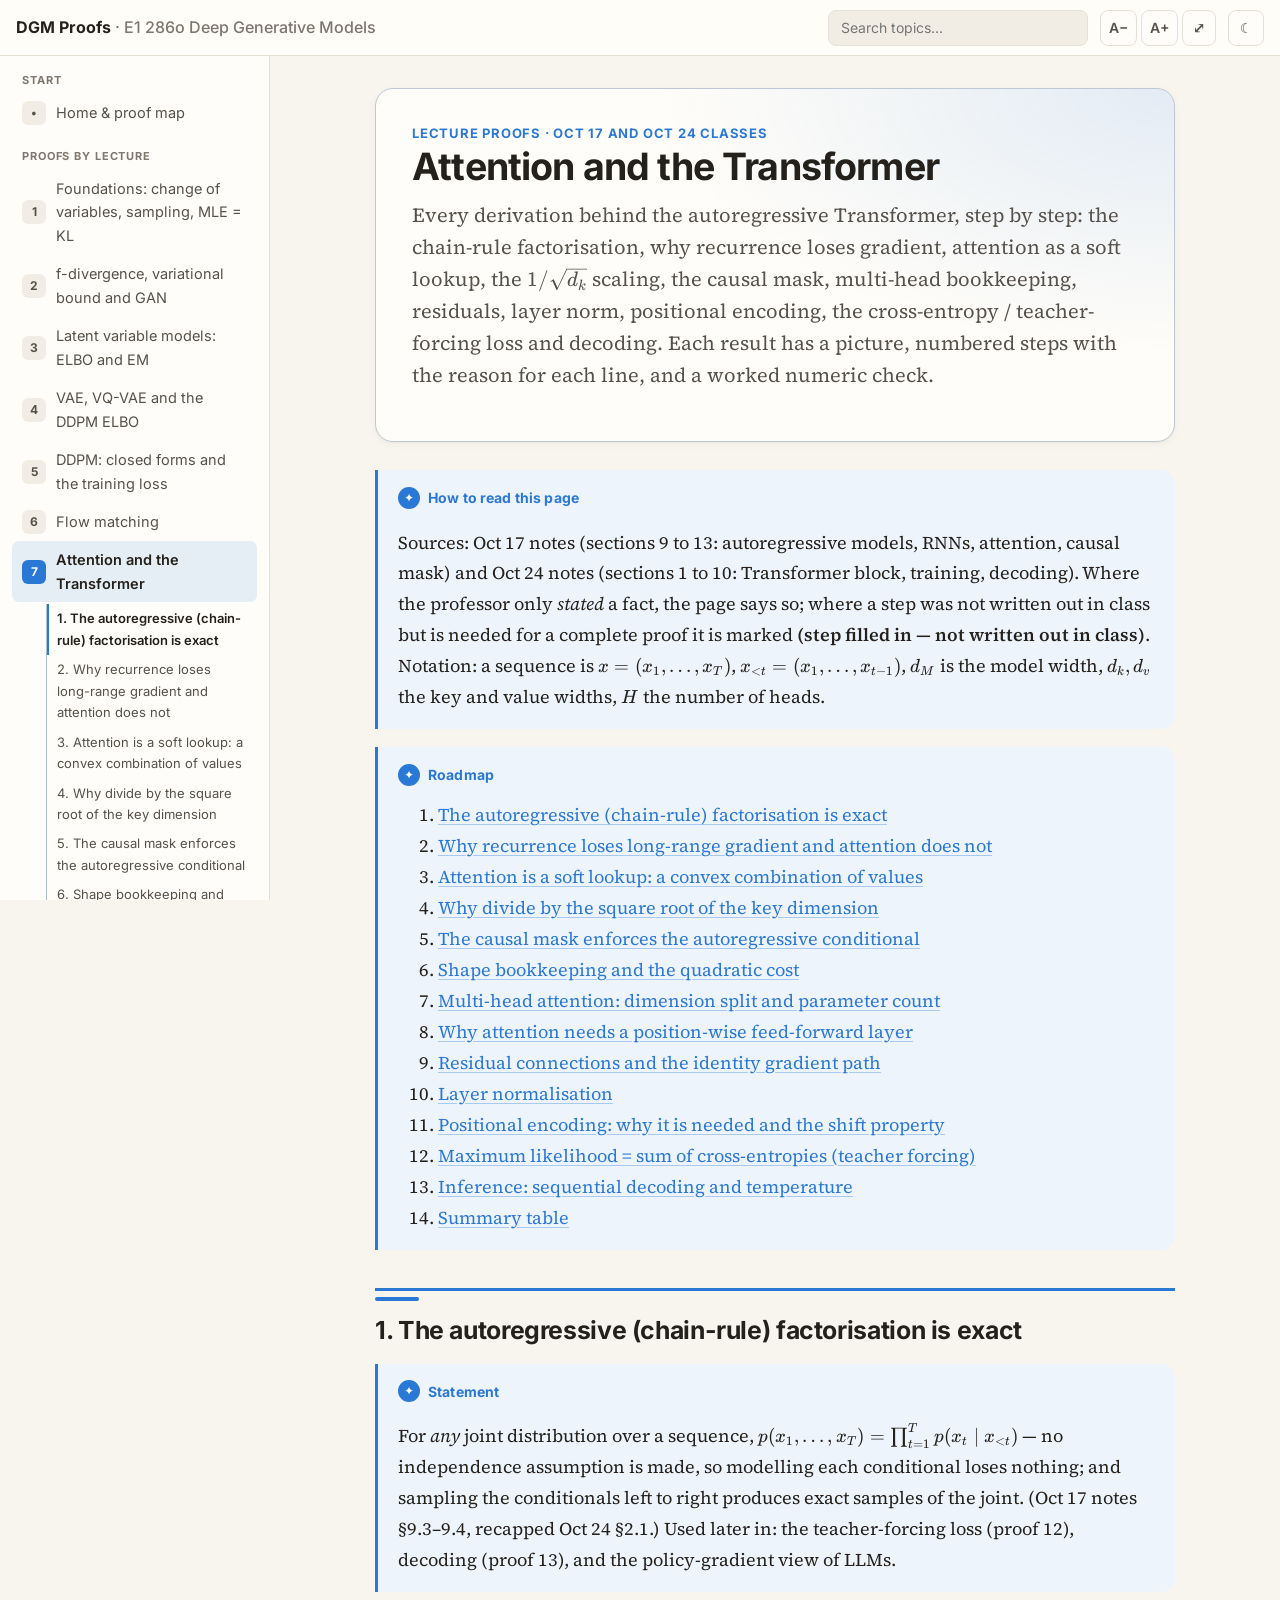
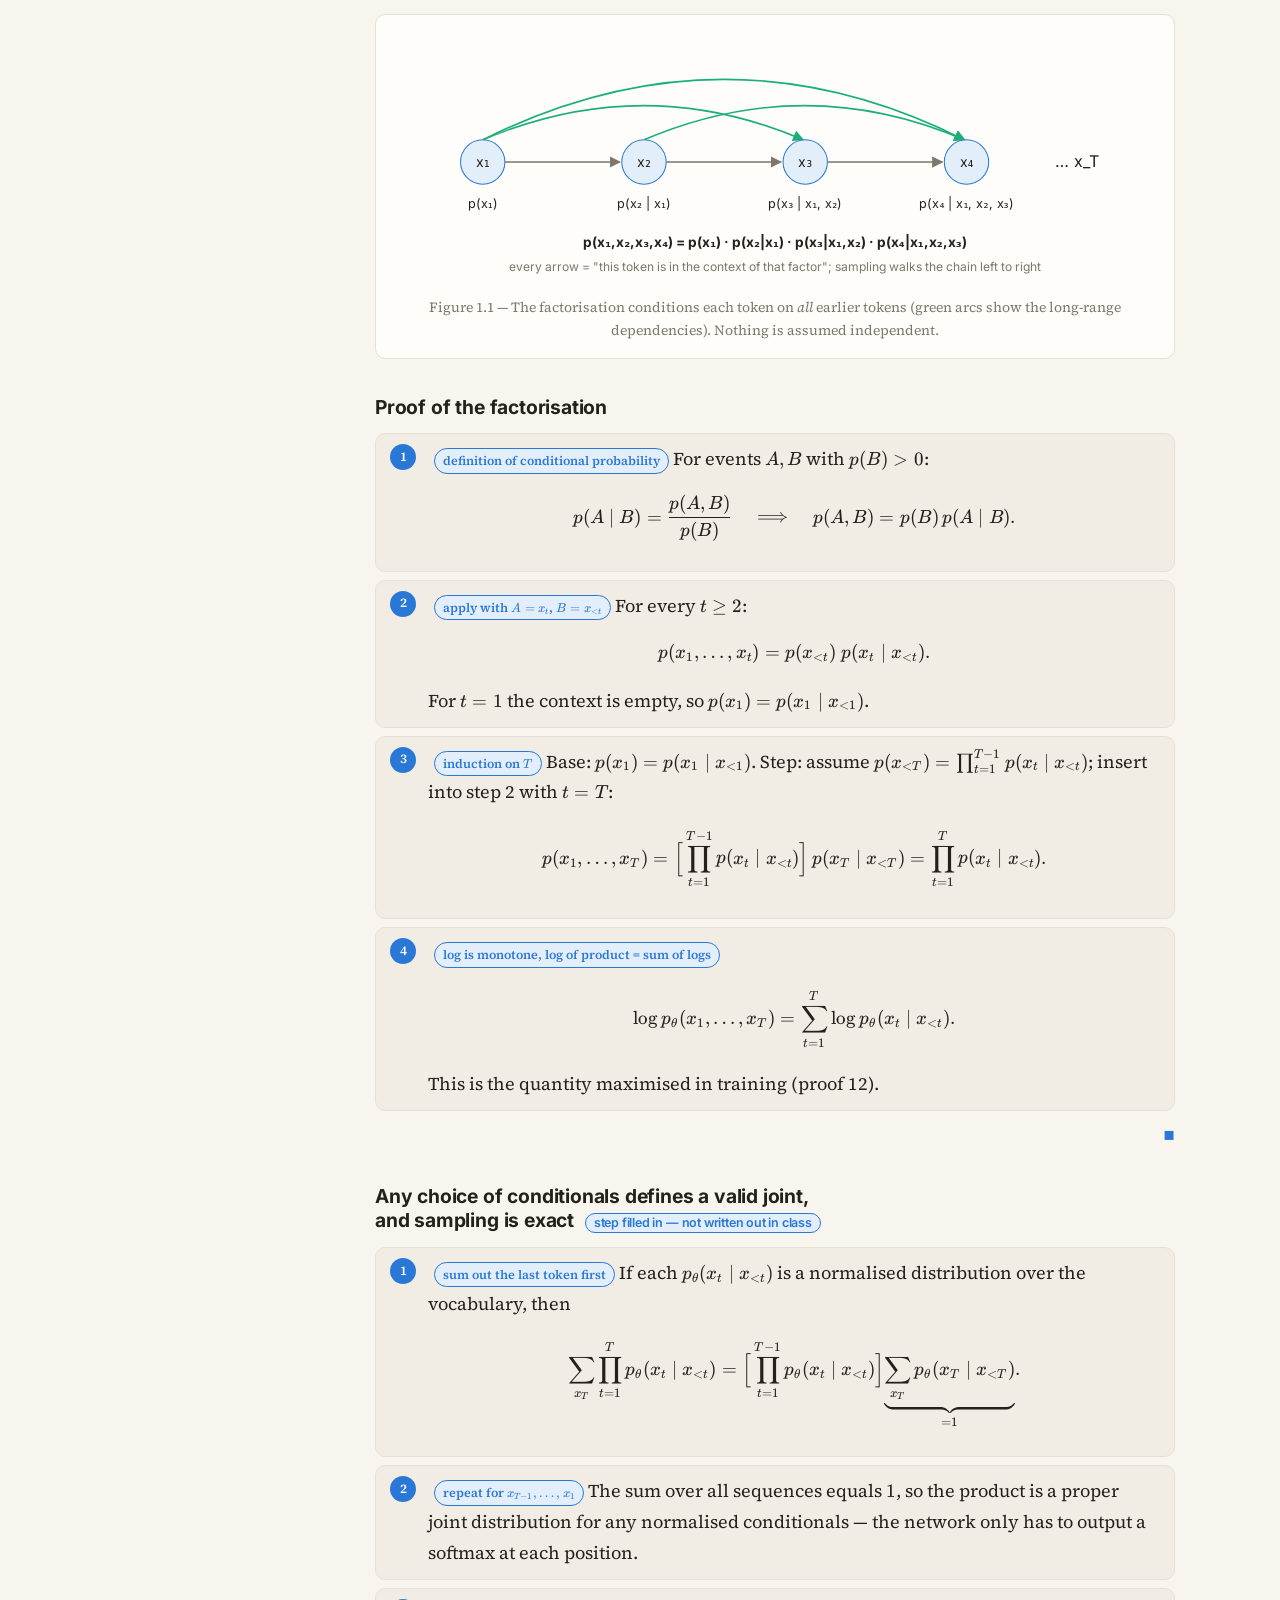
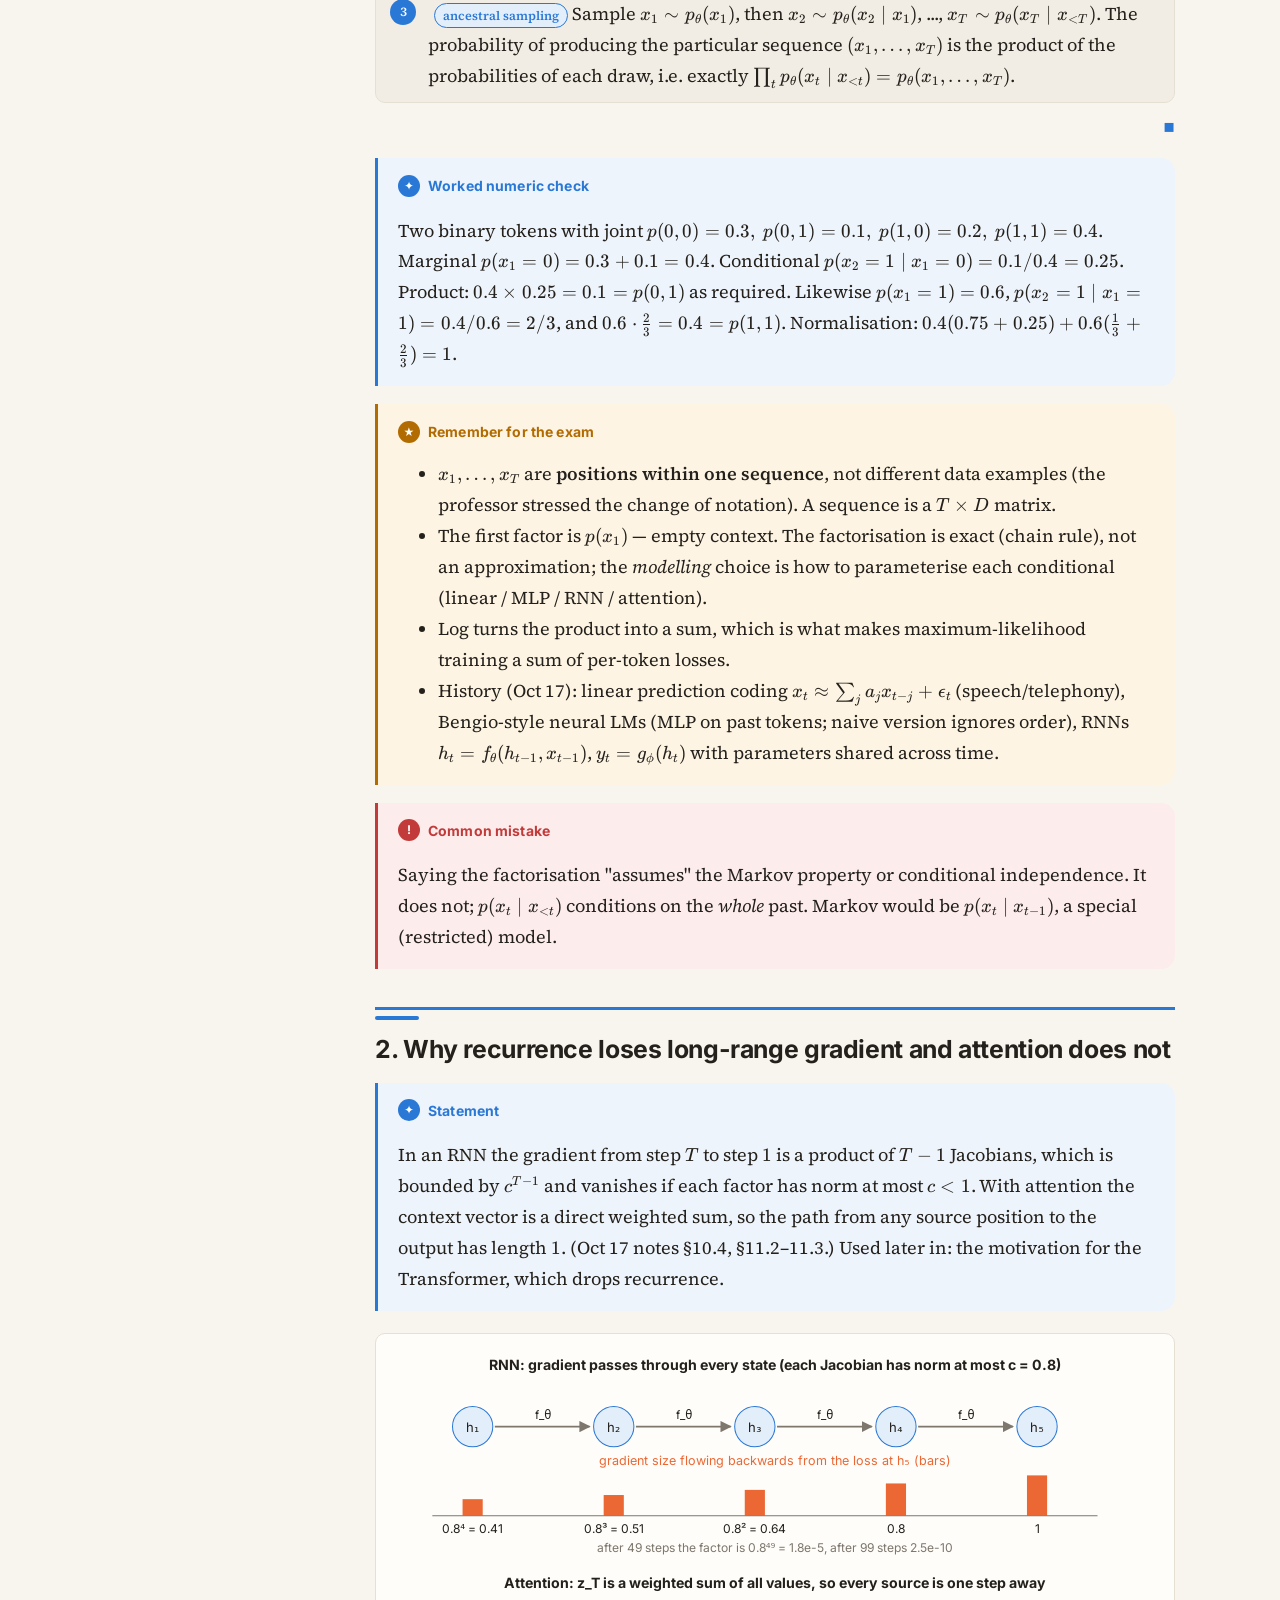
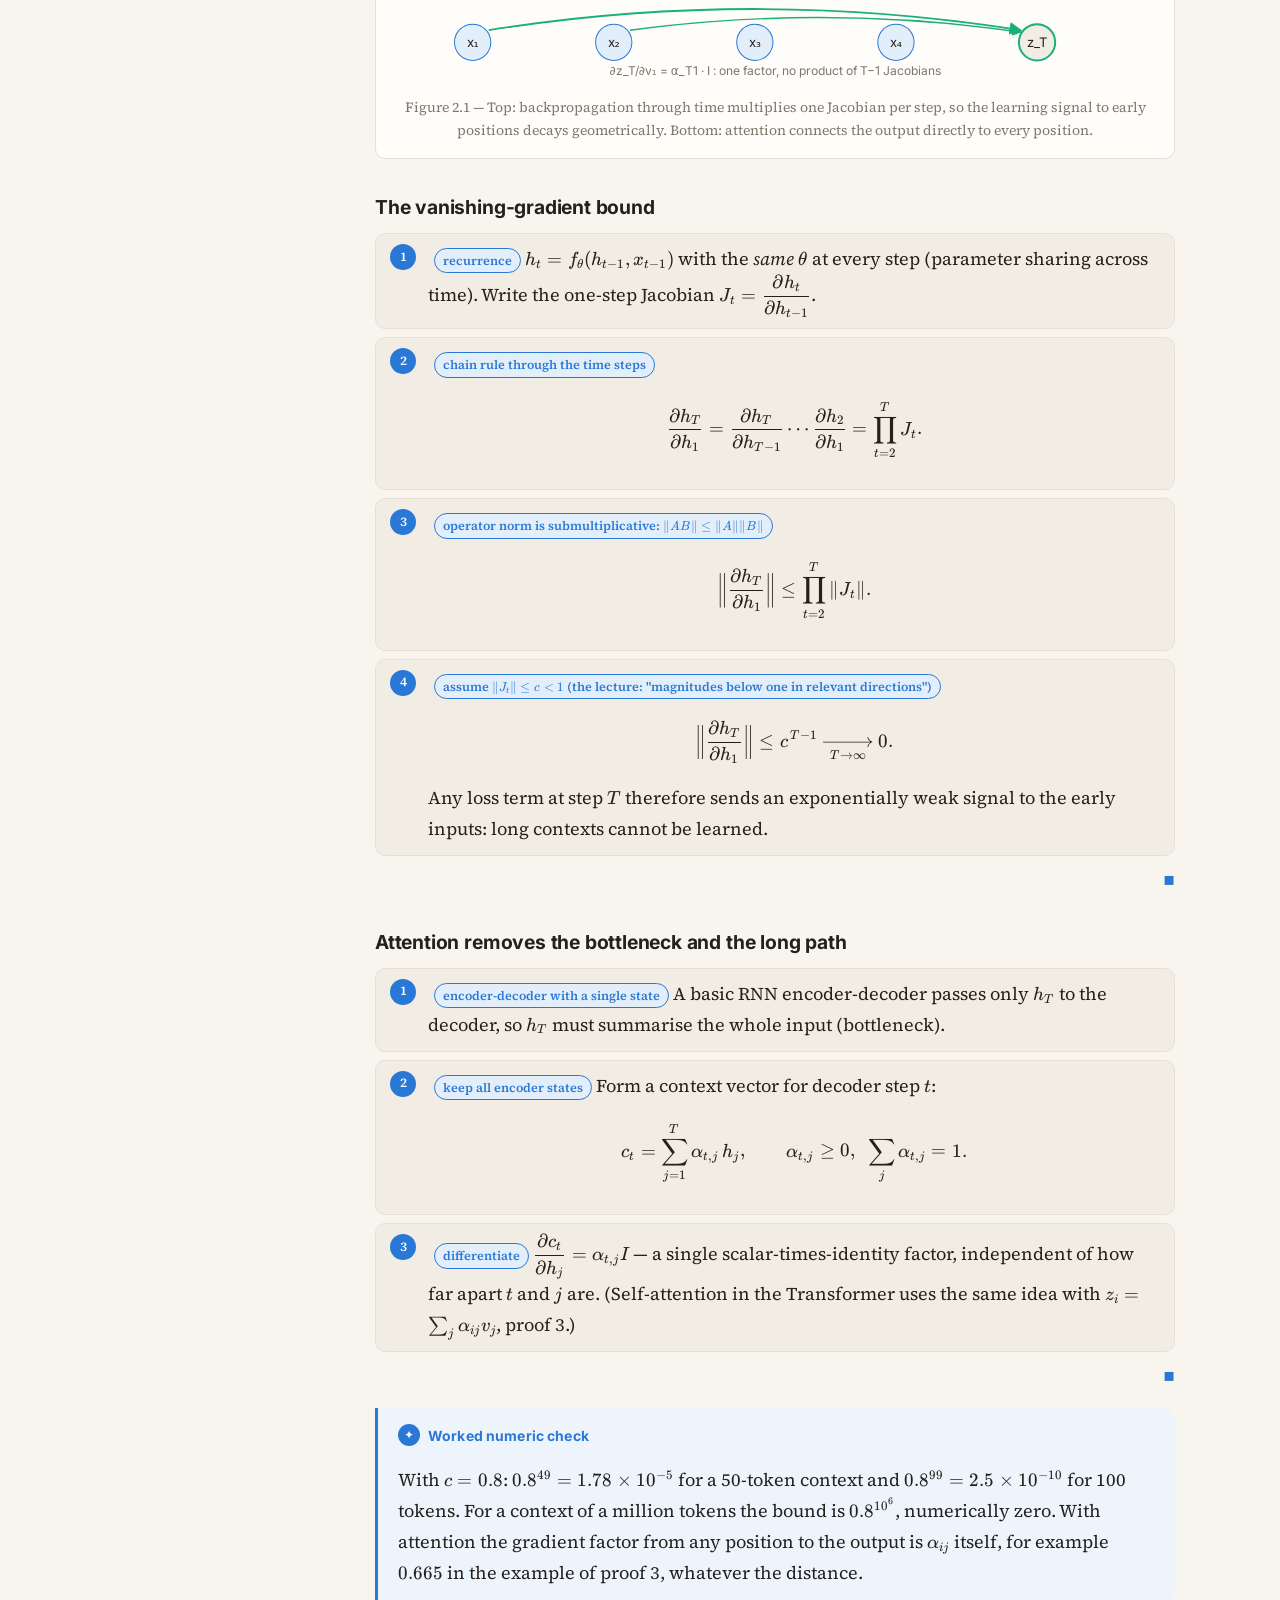
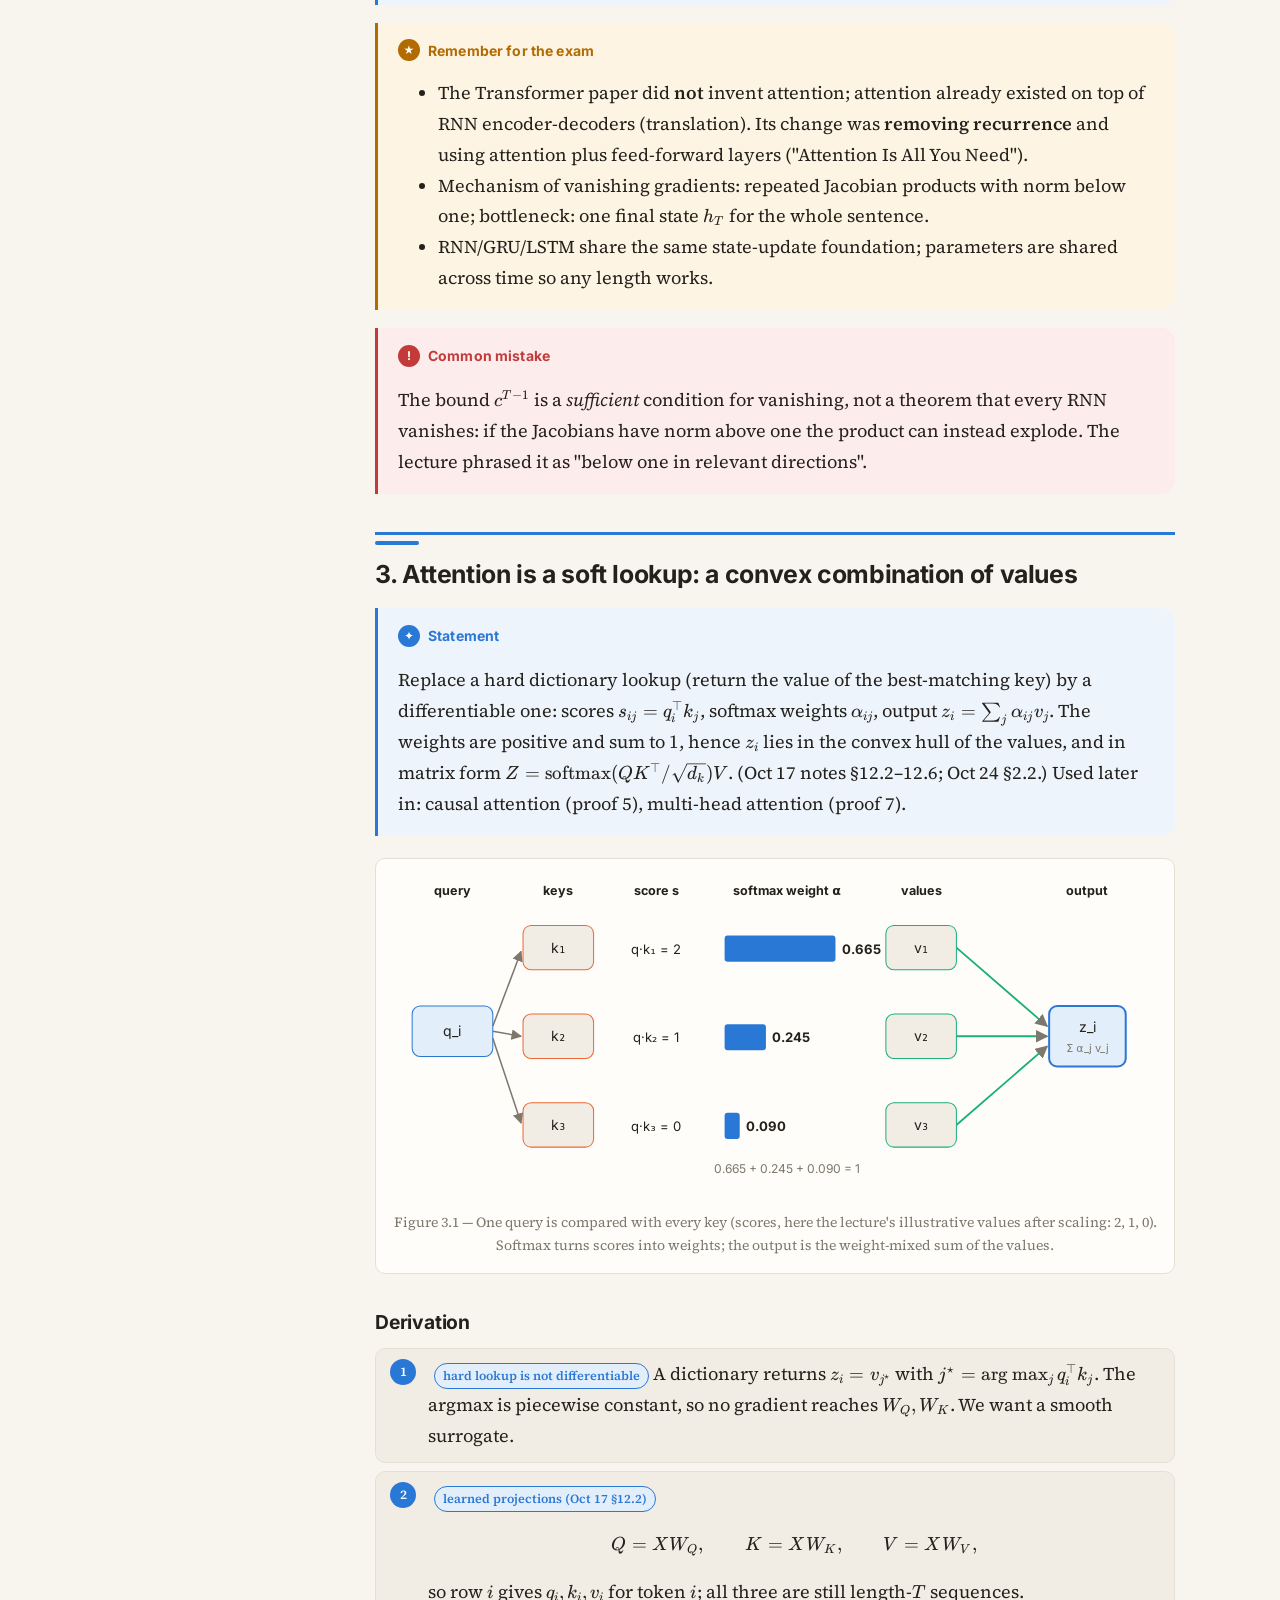
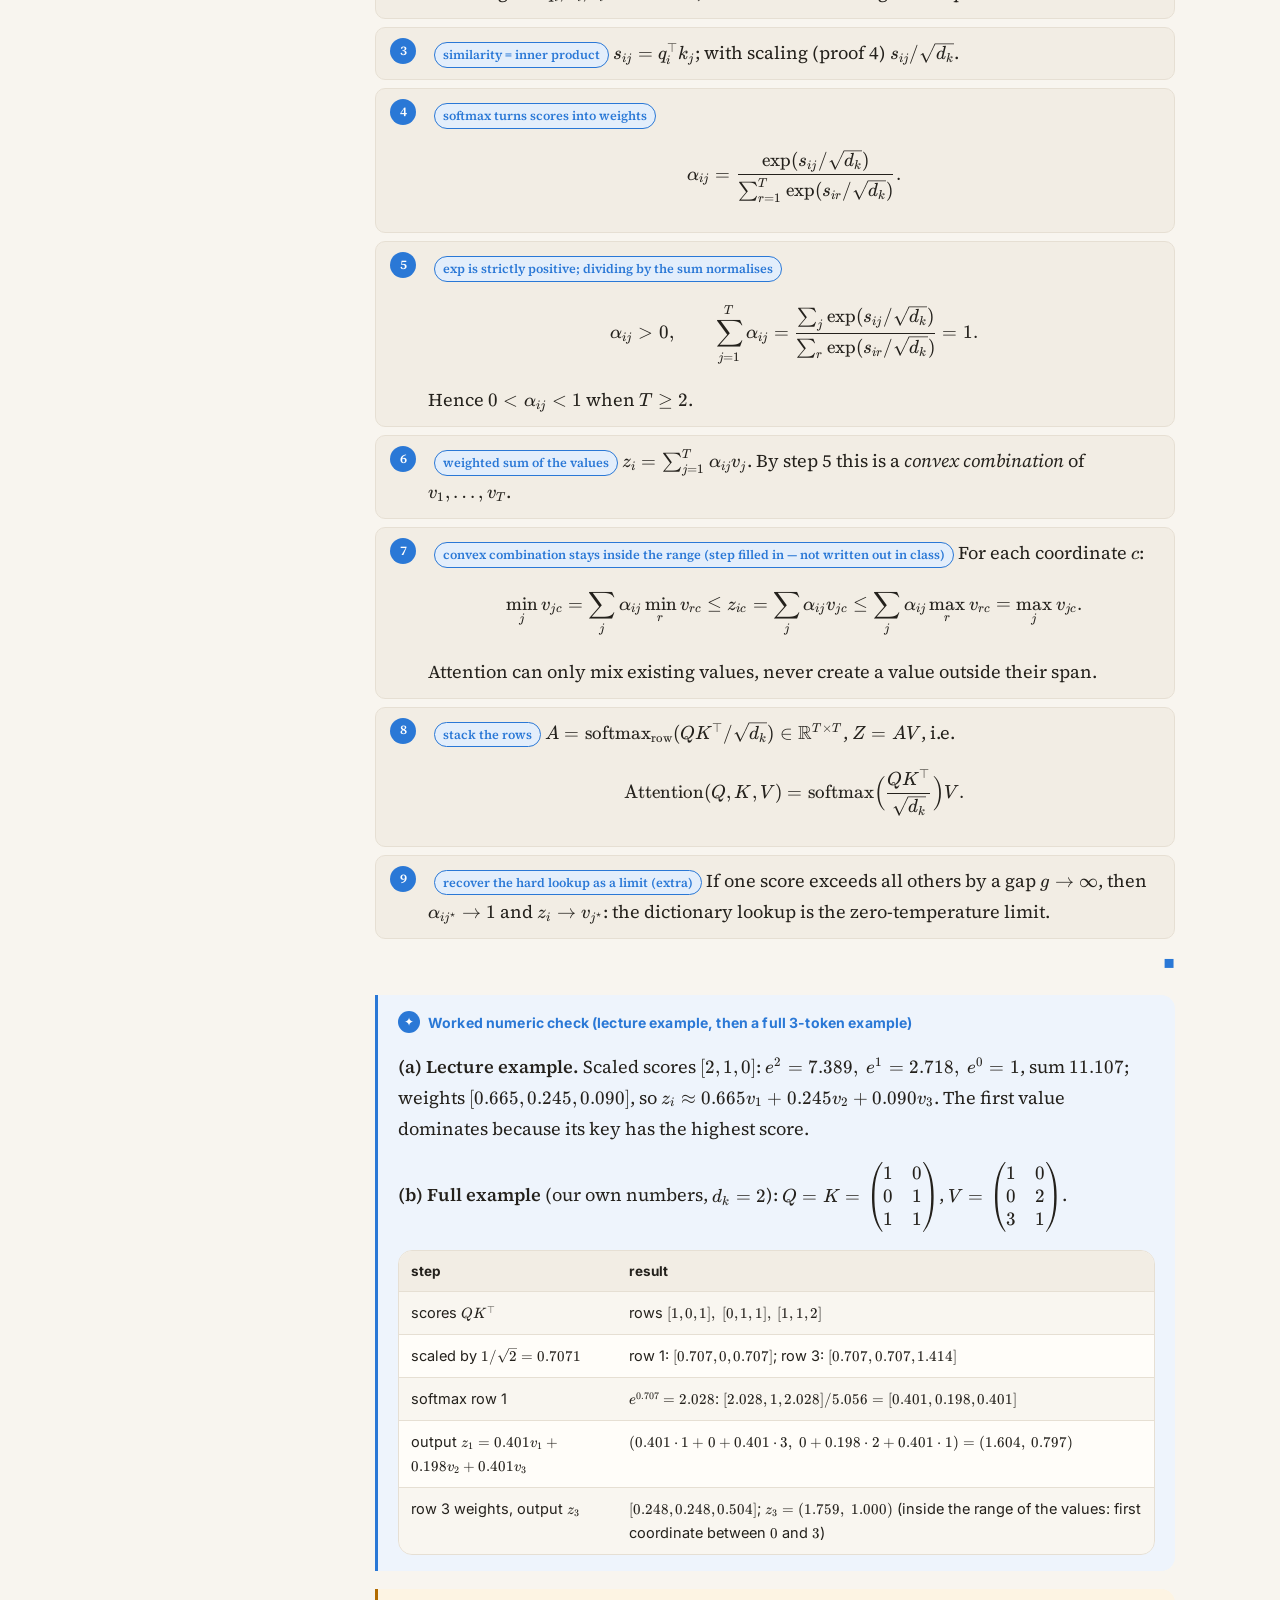
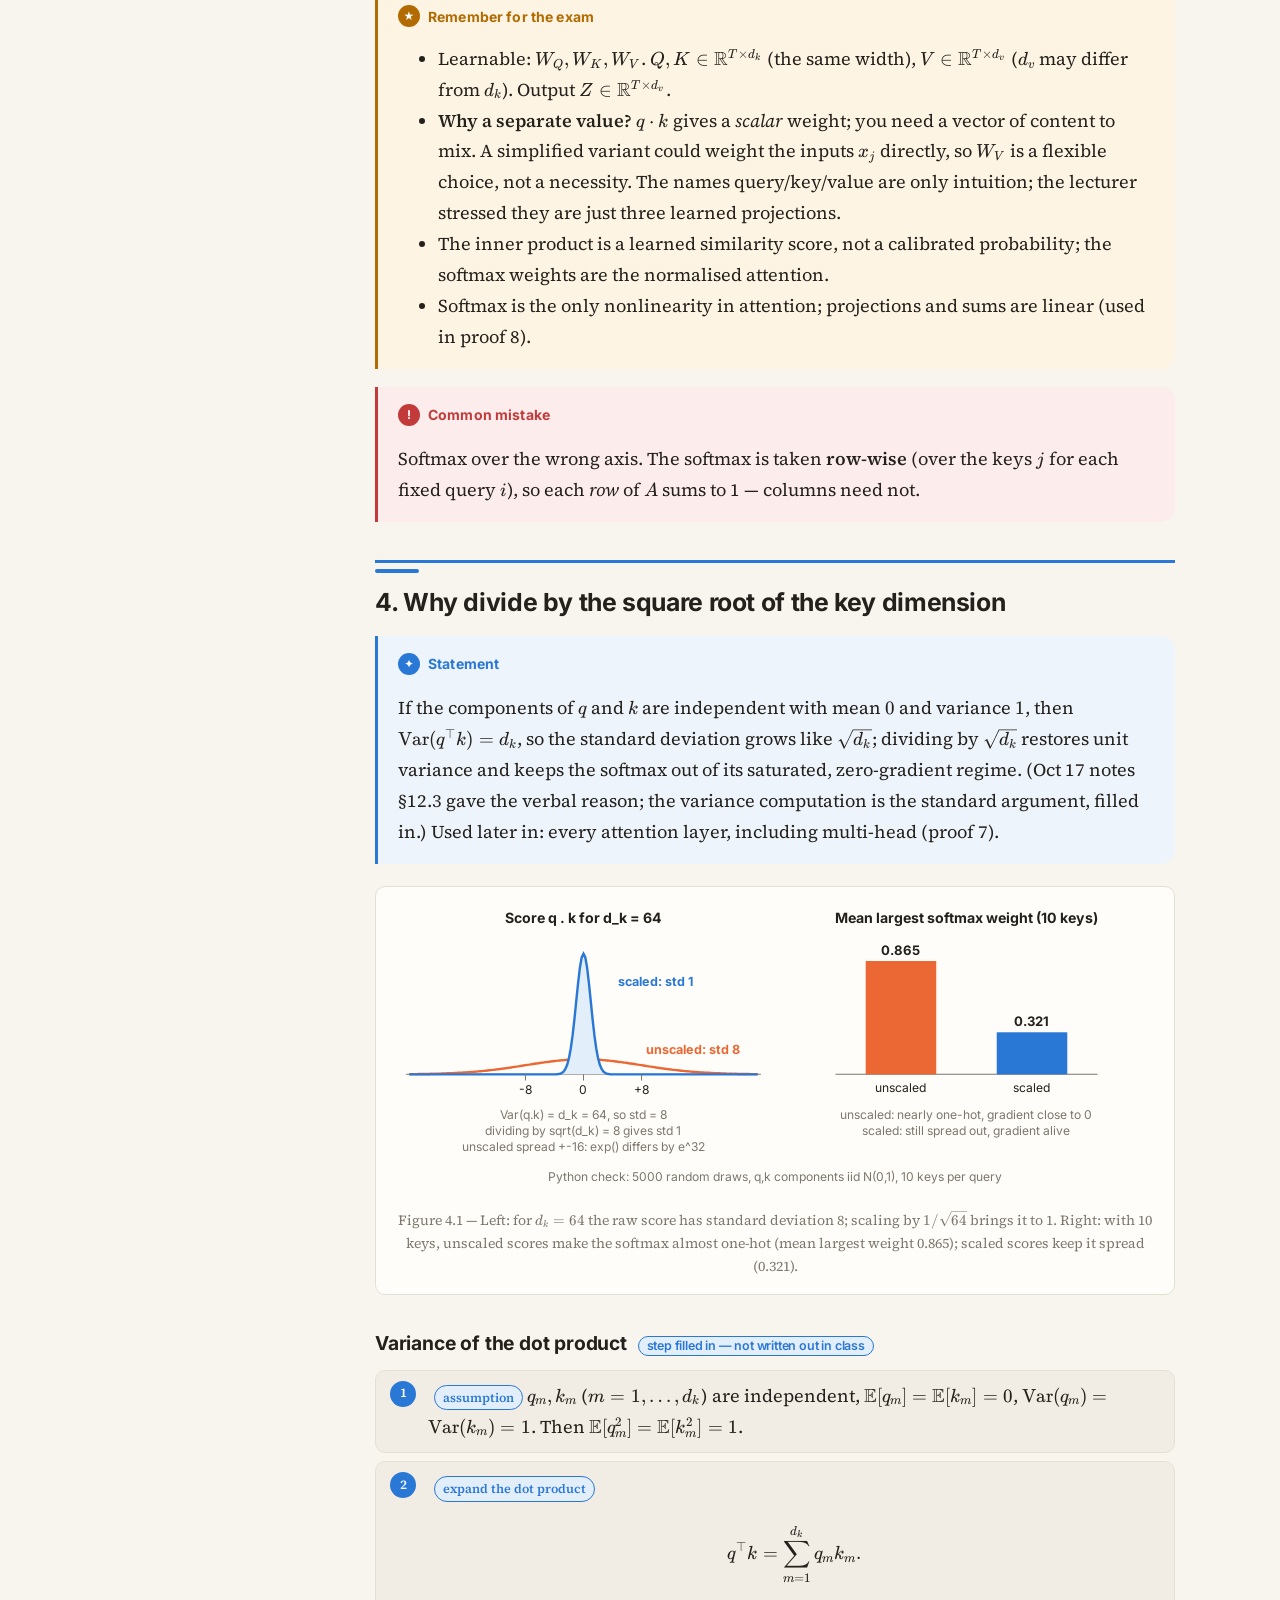
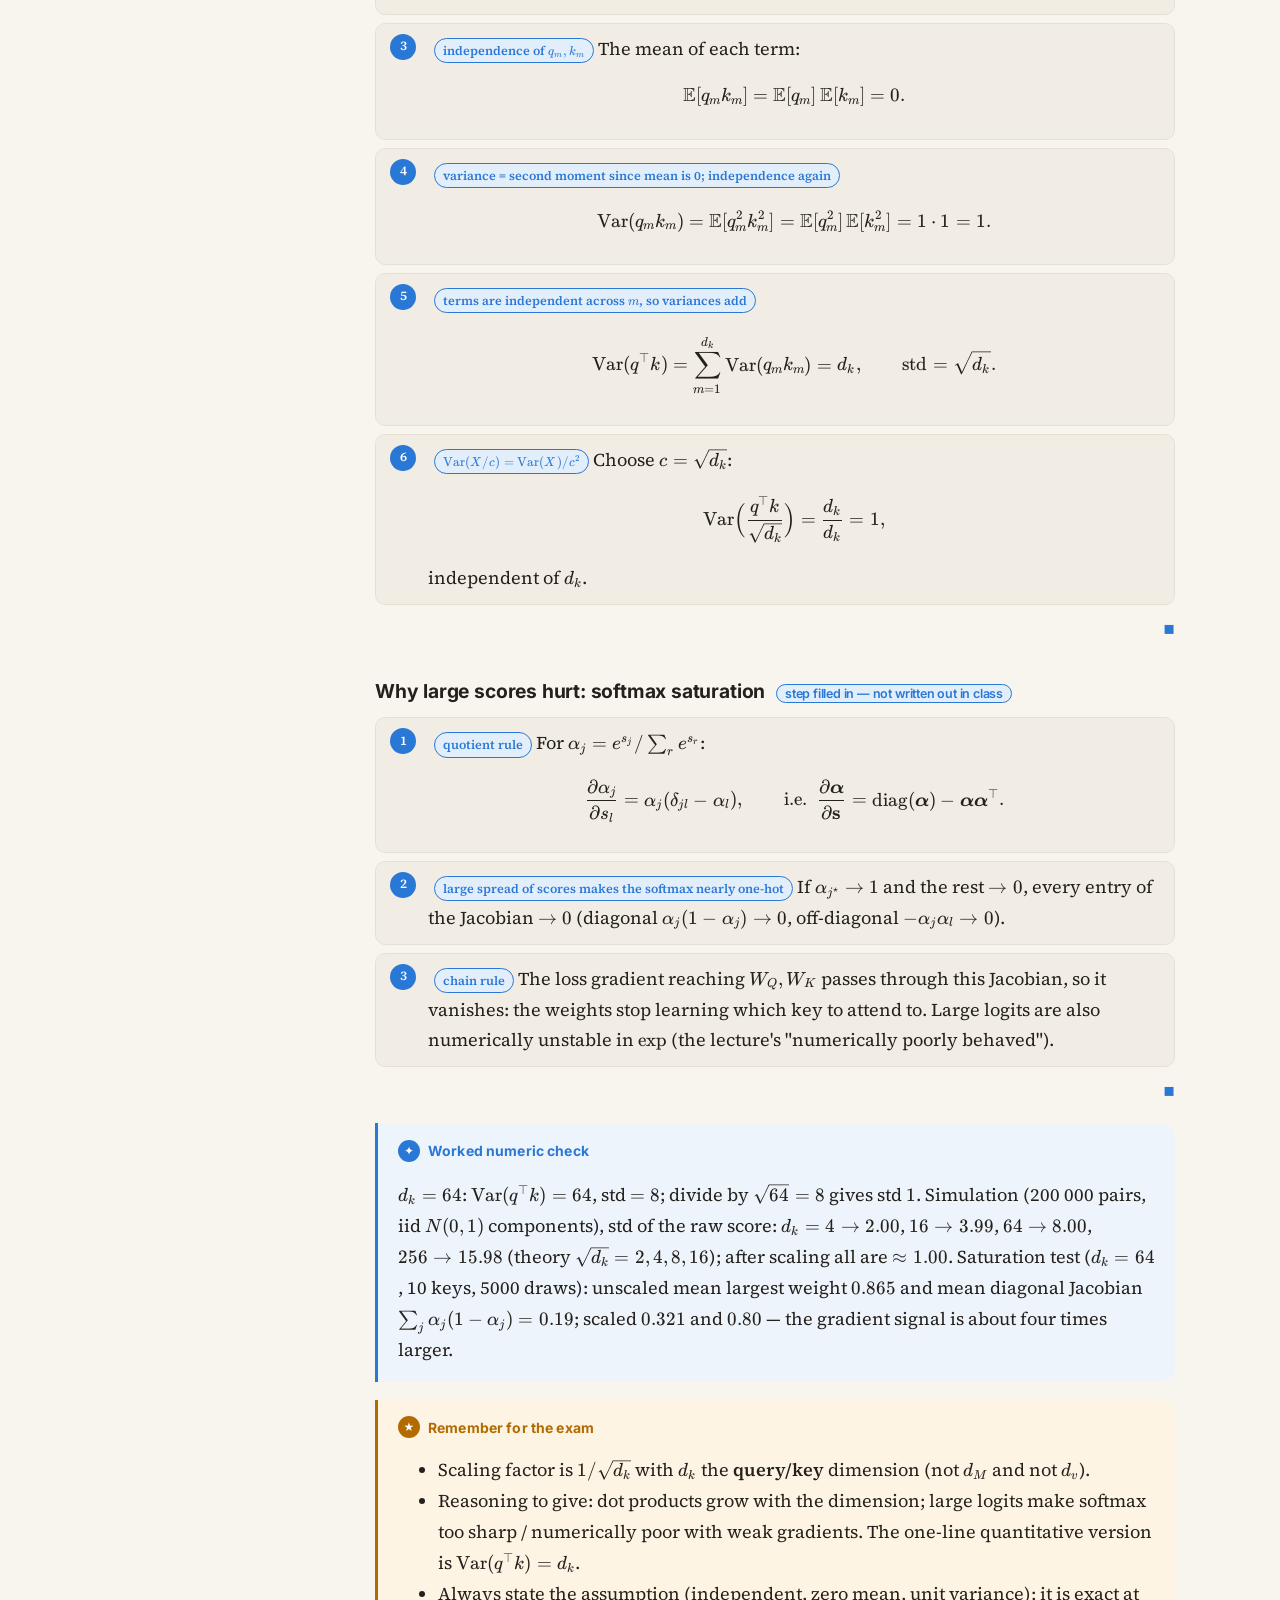
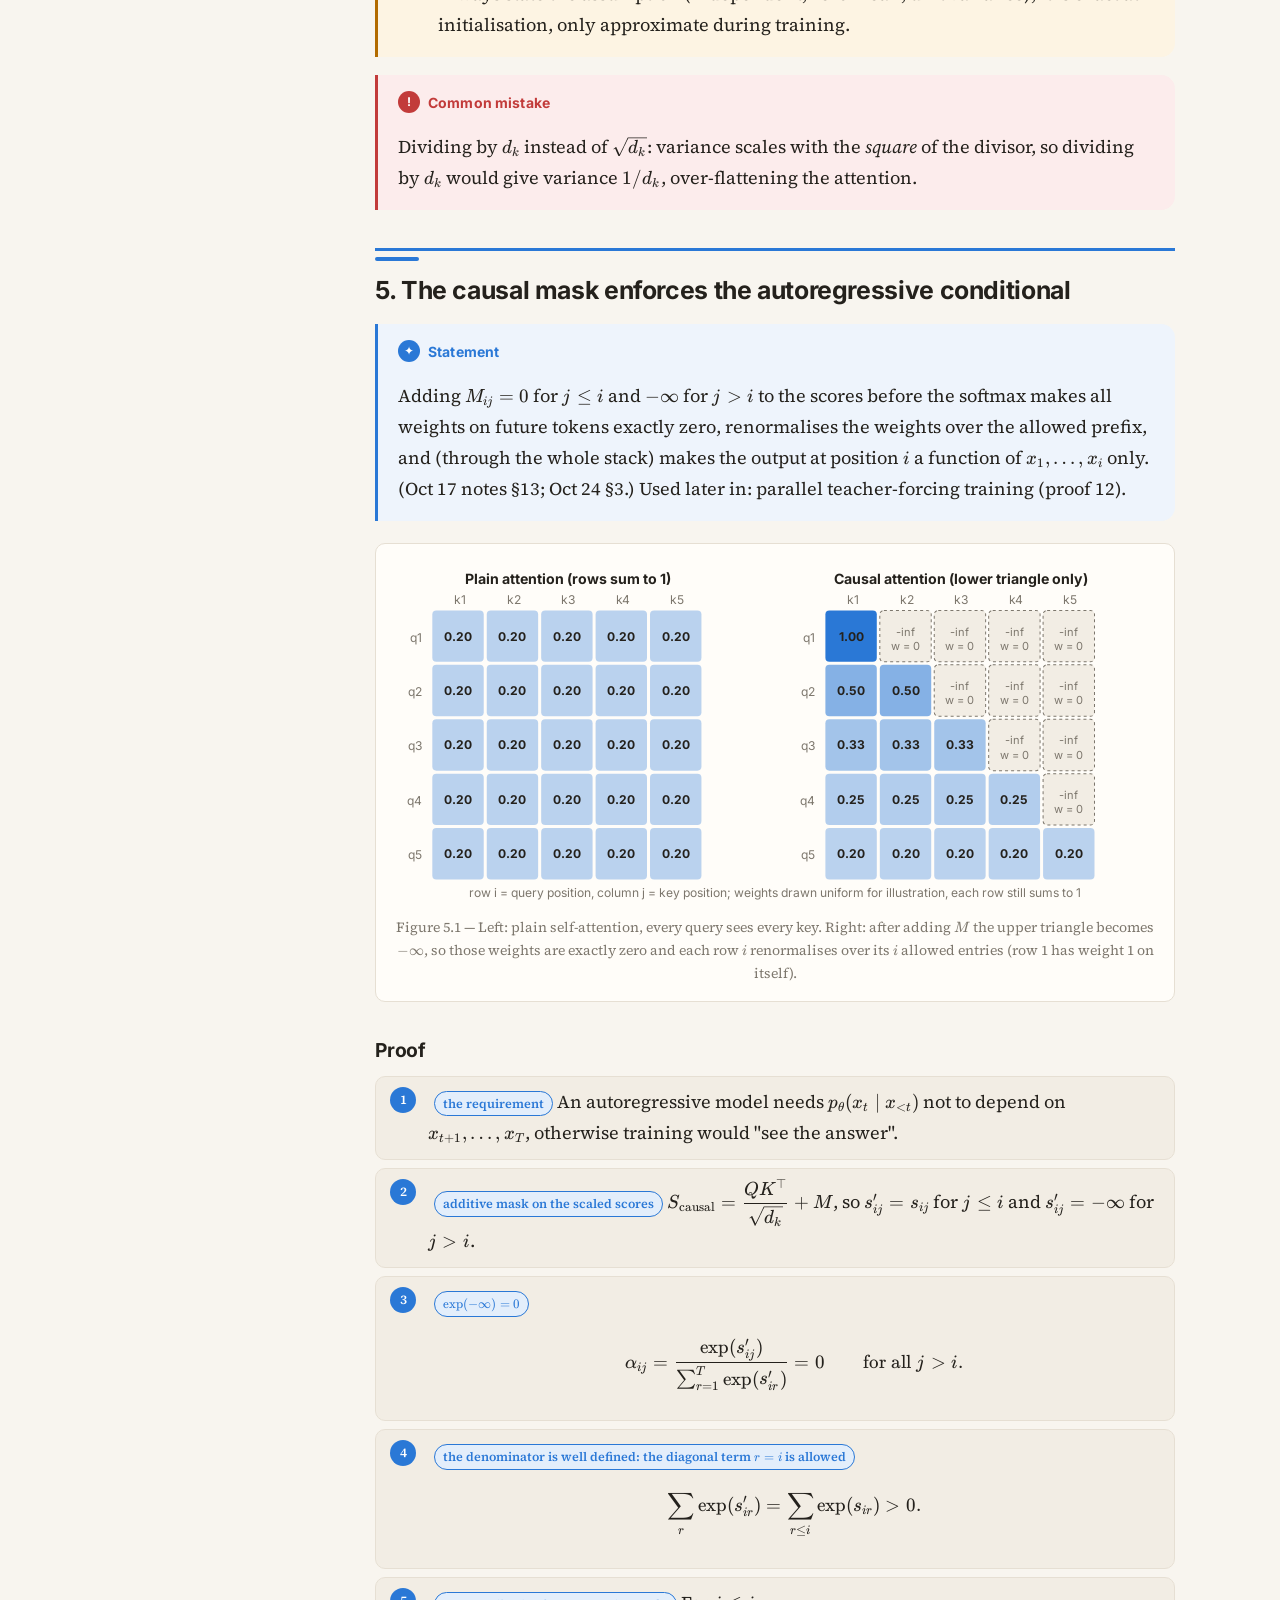
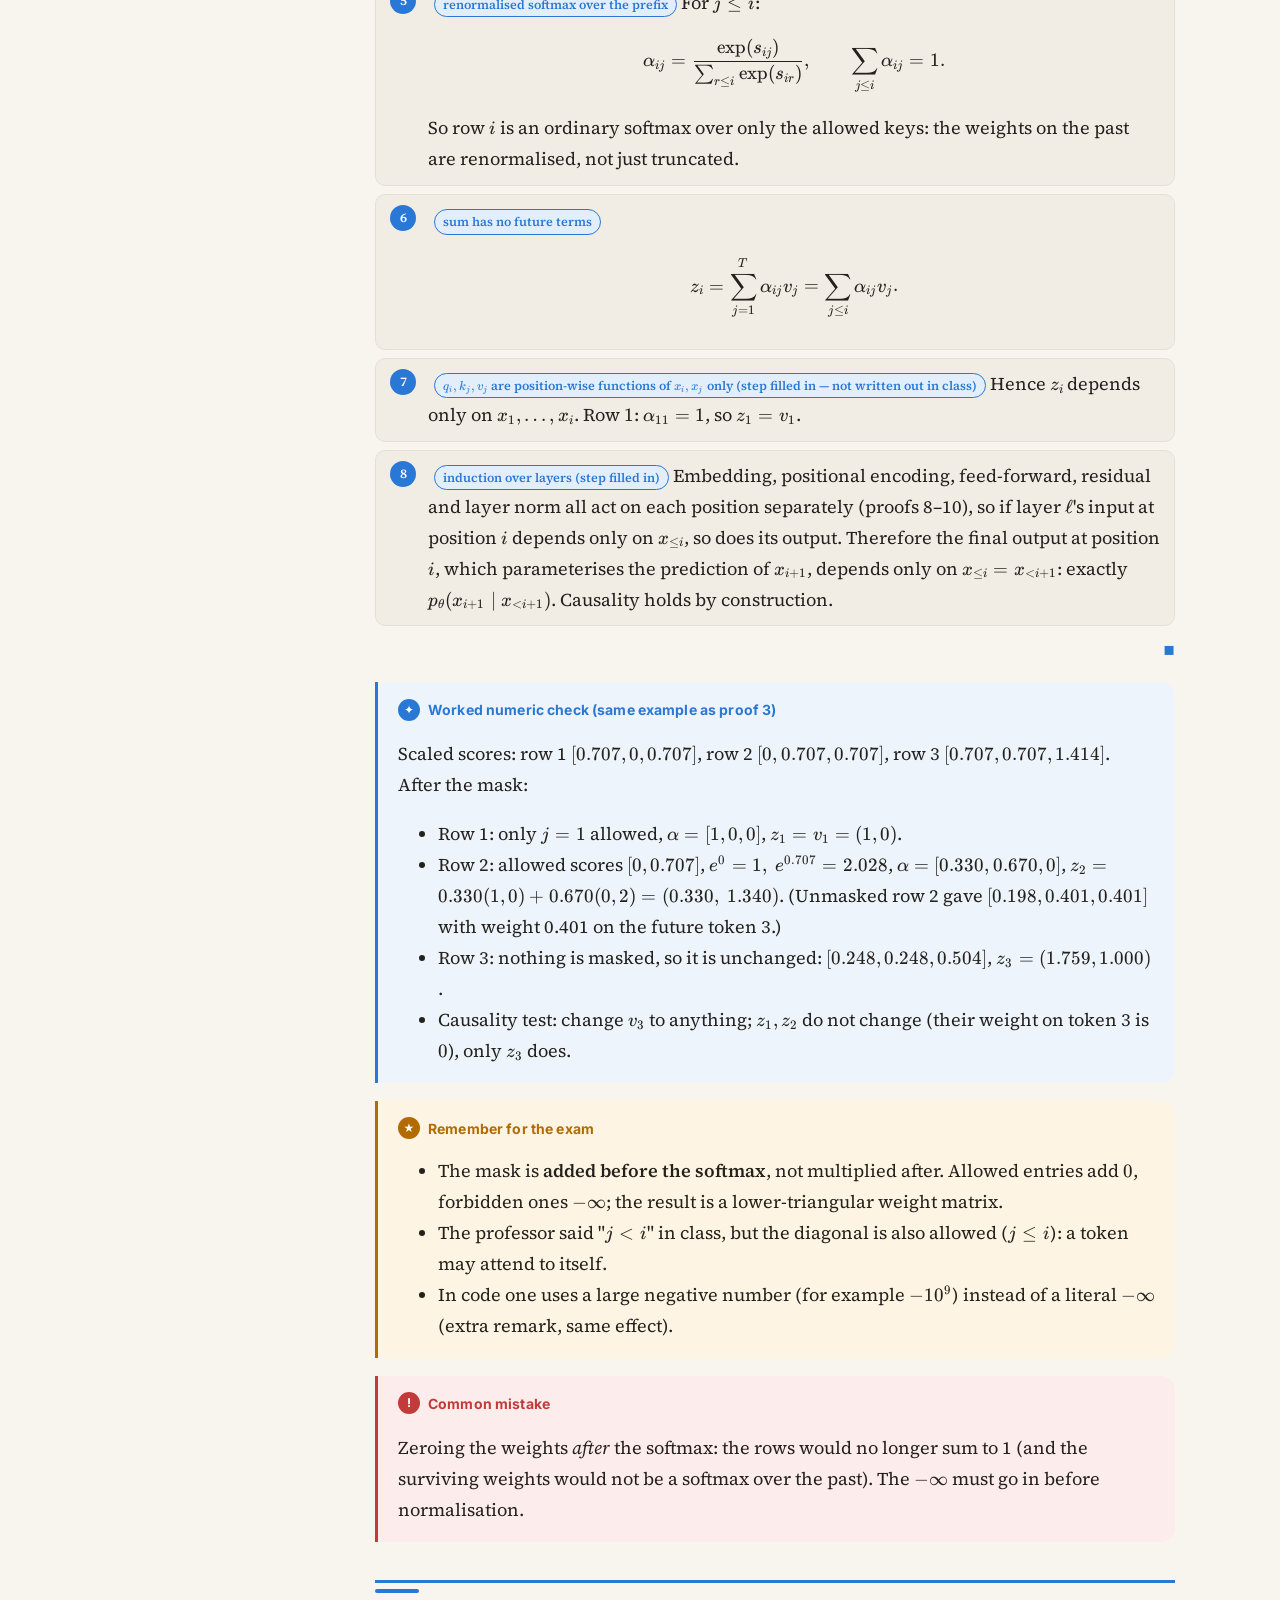
<file: p07_attention.html>
<!doctype html>
<html lang="en">
<head>
<meta charset="utf-8">
<meta name="viewport" content="width=device-width, initial-scale=1">
<title>Attention and the Transformer — DGM Lecture Proofs</title>
<link rel="stylesheet" href="assets/vendor/katex/katex.min.css">
<link rel="stylesheet" href="assets/style.css">
<script defer src="assets/vendor/katex/katex.min.js"></script>
<script defer src="assets/vendor/katex/auto-render.min.js"></script>
<script defer src="assets/search-index.js"></script>
<script defer src="assets/site.js"></script>
</head>
<body data-page="p07" data-root=".">
<main class="content">

<div class="hero">
  <div class="kicker">Lecture proofs · Oct 17 and Oct 24 classes</div>
  <h1>Attention and the Transformer</h1>
  <p class="lead">Every derivation behind the autoregressive Transformer, step by step: the chain-rule factorisation, why recurrence loses gradient, attention as a soft lookup, the $1/\sqrt{d_k}$ scaling, the causal mask, multi-head bookkeeping, residuals, layer norm, positional encoding, the cross-entropy / teacher-forcing loss and decoding. Each result has a picture, numbered steps with the reason for each line, and a worked numeric check.</p>
</div>

<div class="box key"><span class="box-title">How to read this page</span>
<p>Sources: Oct 17 notes (sections 9 to 13: autoregressive models, RNNs, attention, causal mask) and Oct 24 notes (sections 1 to 10: Transformer block, training, decoding). Where the professor only <em>stated</em> a fact, the page says so; where a step was not written out in class but is needed for a complete proof it is marked <strong>(step filled in — not written out in class)</strong>. Notation: a sequence is $x=(x_1,\ldots,x_T)$, $x_{&lt;t}=(x_1,\ldots,x_{t-1})$, $d_M$ is the model width, $d_k,d_v$ the key and value widths, $H$ the number of heads.</p></div>

<div class="box"><span class="box-title">Roadmap</span>
<ol class="small">
<li><a href="#chain">The autoregressive (chain-rule) factorisation is exact</a></li>
<li><a href="#rnn">Why recurrence loses long-range gradient and attention does not</a></li>
<li><a href="#softlookup">Attention is a soft lookup: a convex combination of values</a></li>
<li><a href="#scale">Why divide by the square root of the key dimension</a></li>
<li><a href="#causal">The causal mask enforces the autoregressive conditional</a></li>
<li><a href="#shapes">Shape bookkeeping and the quadratic cost</a></li>
<li><a href="#multihead">Multi-head attention: dimension split and parameter count</a></li>
<li><a href="#ffn">Why attention needs a position-wise feed-forward layer</a></li>
<li><a href="#residual">Residual connections and the identity gradient path</a></li>
<li><a href="#layernorm">Layer normalisation</a></li>
<li><a href="#posenc">Positional encoding: why it is needed and the shift property</a></li>
<li><a href="#tf">Maximum likelihood = sum of cross-entropies (teacher forcing)</a></li>
<li><a href="#decode">Inference: sequential decoding and temperature</a></li>
<li><a href="#summary">Summary table</a></li>
</ol></div>

<!-- ============================================================ -->
<h2 id="chain" class="proof-head">1. The autoregressive (chain-rule) factorisation is exact</h2>

<div class="box key"><span class="box-title">Statement</span>
<p>For <em>any</em> joint distribution over a sequence, $p(x_1,\ldots,x_T)=\prod_{t=1}^{T}p(x_t\mid x_{&lt;t})$ — no independence assumption is made, so modelling each conditional loses nothing; and sampling the conditionals left to right produces exact samples of the joint. (Oct 17 notes §9.3–9.4, recapped Oct 24 §2.1.) Used later in: the teacher-forcing loss (proof 12), decoding (proof 13), and the policy-gradient view of LLMs.</p></div>

<figure class="diagram">
<svg viewBox="0 0 760 250" style="max-width:100%;height:auto" role="img" aria-label="Chain of conditionals: each token depends on all earlier tokens">
  <defs>
    <marker id="p07a1" viewBox="0 0 10 10" refX="9" refY="5" markerWidth="7" markerHeight="7" orient="auto"><path d="M0,0 L10,5 L0,10 z" fill="var(--text-3)"/></marker>
    <marker id="p07a1b" viewBox="0 0 10 10" refX="9" refY="5" markerWidth="7" markerHeight="7" orient="auto"><path d="M0,0 L10,5 L0,10 z" fill="var(--s3)"/></marker>
  </defs>
  <path d="M90,108 Q250,40 408,108" fill="none" stroke="var(--s3)" stroke-width="1.6" marker-end="url(#p07a1b)"/>
  <path d="M250,108 Q410,40 568,108" fill="none" stroke="var(--s3)" stroke-width="1.6" marker-end="url(#p07a1b)"/>
  <path d="M90,108 Q330,-12 568,108" fill="none" stroke="var(--s3)" stroke-width="1.6" marker-end="url(#p07a1b)"/>
  <g font-size="14" text-anchor="middle">
    <circle cx="90" cy="130" r="22" fill="var(--accent-soft)" stroke="var(--s1)"/><text x="90" y="135">x₁</text>
    <circle cx="250" cy="130" r="22" fill="var(--accent-soft)" stroke="var(--s1)"/><text x="250" y="135">x₂</text>
    <circle cx="410" cy="130" r="22" fill="var(--accent-soft)" stroke="var(--s1)"/><text x="410" y="135">x₃</text>
    <circle cx="570" cy="130" r="22" fill="var(--accent-soft)" stroke="var(--s1)"/><text x="570" y="135">x₄</text>
    <text x="680" y="135" font-size="16">… x_T</text>
  </g>
  <line x1="112" y1="130" x2="226" y2="130" stroke="var(--text-3)" stroke-width="1.6" marker-end="url(#p07a1)"/>
  <line x1="272" y1="130" x2="386" y2="130" stroke="var(--text-3)" stroke-width="1.6" marker-end="url(#p07a1)"/>
  <line x1="432" y1="130" x2="546" y2="130" stroke="var(--text-3)" stroke-width="1.6" marker-end="url(#p07a1)"/>
  <g font-size="12.5" text-anchor="middle">
    <text x="90" y="176">p(x₁)</text>
    <text x="250" y="176">p(x₂ | x₁)</text>
    <text x="410" y="176">p(x₃ | x₁, x₂)</text>
    <text x="570" y="176">p(x₄ | x₁, x₂, x₃)</text>
  </g>
  <text x="380" y="214" text-anchor="middle" font-size="13.5" font-weight="700">p(x₁,x₂,x₃,x₄) = p(x₁) · p(x₂|x₁) · p(x₃|x₁,x₂) · p(x₄|x₁,x₂,x₃)</text>
  <text x="380" y="238" text-anchor="middle" font-size="12" class="muted-t">every arrow = "this token is in the context of that factor"; sampling walks the chain left to right</text>
</svg>
<figcaption class="small muted">Figure 1.1 — The factorisation conditions each token on <em>all</em> earlier tokens (green arcs show the long-range dependencies). Nothing is assumed independent.</figcaption>
</figure>

<h3>Proof of the factorisation</h3>
<ol class="steps">
<li><span class="why">definition of conditional probability</span> For events $A,B$ with $p(B)&gt;0$: $$p(A\mid B)=\frac{p(A,B)}{p(B)}\quad\Longrightarrow\quad p(A,B)=p(B)\,p(A\mid B).$$</li>
<li><span class="why">apply with $A=x_t$, $B=x_{&lt;t}$</span> For every $t\ge 2$: $$p(x_1,\ldots,x_t)=p(x_{&lt;t})\;p(x_t\mid x_{&lt;t}).$$ For $t=1$ the context is empty, so $p(x_1)=p(x_1\mid x_{&lt;1})$.</li>
<li><span class="why">induction on $T$</span> Base: $p(x_1)=p(x_1\mid x_{&lt;1})$. Step: assume $p(x_{&lt;T})=\prod_{t=1}^{T-1}p(x_t\mid x_{&lt;t})$; insert into step 2 with $t=T$: $$p(x_1,\ldots,x_T)=\Big[\prod_{t=1}^{T-1}p(x_t\mid x_{&lt;t})\Big]\,p(x_T\mid x_{&lt;T})=\prod_{t=1}^{T}p(x_t\mid x_{&lt;t}).$$</li>
<li><span class="why">log is monotone, log of product = sum of logs</span> $$\log p_\theta(x_1,\ldots,x_T)=\sum_{t=1}^{T}\log p_\theta(x_t\mid x_{&lt;t}).$$ This is the quantity maximised in training (proof 12).</li>
</ol>
<div class="qed">&blacksquare;</div>

<h3>Any choice of conditionals defines a valid joint, and sampling is exact <span class="why">step filled in — not written out in class</span></h3>
<ol class="steps">
<li><span class="why">sum out the last token first</span> If each $p_\theta(x_t\mid x_{&lt;t})$ is a normalised distribution over the vocabulary, then $$\sum_{x_T}\prod_{t=1}^{T}p_\theta(x_t\mid x_{&lt;t})=\Big[\prod_{t=1}^{T-1}p_\theta(x_t\mid x_{&lt;t})\Big]\underbrace{\sum_{x_T}p_\theta(x_T\mid x_{&lt;T})}_{=1}.$$</li>
<li><span class="why">repeat for $x_{T-1},\ldots,x_1$</span> The sum over all sequences equals $1$, so the product is a proper joint distribution for any normalised conditionals — the network only has to output a softmax at each position.</li>
<li><span class="why">ancestral sampling</span> Sample $x_1\sim p_\theta(x_1)$, then $x_2\sim p_\theta(x_2\mid x_1)$, ..., $x_T\sim p_\theta(x_T\mid x_{&lt;T})$. The probability of producing the particular sequence $(x_1,\ldots,x_T)$ is the product of the probabilities of each draw, i.e. exactly $\prod_t p_\theta(x_t\mid x_{&lt;t})=p_\theta(x_1,\ldots,x_T)$.</li>
</ol>
<div class="qed">&blacksquare;</div>

<div class="box"><span class="box-title">Worked numeric check</span>
<p>Two binary tokens with joint $p(0,0)=0.3,\ p(0,1)=0.1,\ p(1,0)=0.2,\ p(1,1)=0.4$. Marginal $p(x_1=0)=0.3+0.1=0.4$. Conditional $p(x_2=1\mid x_1=0)=0.1/0.4=0.25$. Product: $0.4\times0.25=0.1=p(0,1)$ as required. Likewise $p(x_1=1)=0.6$, $p(x_2=1\mid x_1=1)=0.4/0.6=2/3$, and $0.6\cdot\tfrac23=0.4=p(1,1)$. Normalisation: $0.4(0.75+0.25)+0.6(\tfrac13+\tfrac23)=1$.</p></div>

<div class="box exam"><span class="box-title">Remember for the exam</span>
<ul>
<li>$x_1,\ldots,x_T$ are <strong>positions within one sequence</strong>, not different data examples (the professor stressed the change of notation). A sequence is a $T\times D$ matrix.</li>
<li>The first factor is $p(x_1)$ — empty context. The factorisation is exact (chain rule), not an approximation; the <em>modelling</em> choice is how to parameterise each conditional (linear / MLP / RNN / attention).</li>
<li>Log turns the product into a sum, which is what makes maximum-likelihood training a sum of per-token losses.</li>
<li>History (Oct 17): linear prediction coding $x_t\approx\sum_j a_jx_{t-j}+\epsilon_t$ (speech/telephony), Bengio-style neural LMs (MLP on past tokens; naive version ignores order), RNNs $h_t=f_\theta(h_{t-1},x_{t-1})$, $y_t=g_\phi(h_t)$ with parameters shared across time.</li>
</ul></div>
<div class="box pitfall"><span class="box-title">Common mistake</span>
<p>Saying the factorisation "assumes" the Markov property or conditional independence. It does not; $p(x_t\mid x_{&lt;t})$ conditions on the <em>whole</em> past. Markov would be $p(x_t\mid x_{t-1})$, a special (restricted) model.</p></div>

<!-- ============================================================ -->
<h2 id="rnn" class="proof-head">2. Why recurrence loses long-range gradient and attention does not</h2>

<div class="box key"><span class="box-title">Statement</span>
<p>In an RNN the gradient from step $T$ to step $1$ is a product of $T-1$ Jacobians, which is bounded by $c^{T-1}$ and vanishes if each factor has norm at most $c&lt;1$. With attention the context vector is a direct weighted sum, so the path from any source position to the output has length $1$. (Oct 17 notes §10.4, §11.2–11.3.) Used later in: the motivation for the Transformer, which drops recurrence.</p></div>

<figure class="diagram">
<svg viewBox="0 0 760 330" style="max-width:100%;height:auto" role="img" aria-label="Gradient shrinks through a chain of recurrent states while attention connects position T directly to position 1">
  <defs>
    <marker id="p07b1" viewBox="0 0 10 10" refX="9" refY="5" markerWidth="7" markerHeight="7" orient="auto"><path d="M0,0 L10,5 L0,10 z" fill="var(--text-3)"/></marker>
    <marker id="p07b2" viewBox="0 0 10 10" refX="9" refY="5" markerWidth="7" markerHeight="7" orient="auto"><path d="M0,0 L10,5 L0,10 z" fill="var(--s2)"/></marker>
    <marker id="p07b3" viewBox="0 0 10 10" refX="9" refY="5" markerWidth="7" markerHeight="7" orient="auto"><path d="M0,0 L10,5 L0,10 z" fill="var(--s3)"/></marker>
  </defs>
  <text x="380" y="20" text-anchor="middle" font-size="14" font-weight="700">RNN: gradient passes through every state (each Jacobian has norm at most c = 0.8)</text>
  <g font-size="13" text-anchor="middle">
    <circle cx="80" cy="76" r="20" fill="var(--accent-soft)" stroke="var(--s1)"/><text x="80" y="81">h₁</text>
    <circle cx="220" cy="76" r="20" fill="var(--accent-soft)" stroke="var(--s1)"/><text x="220" y="81">h₂</text>
    <circle cx="360" cy="76" r="20" fill="var(--accent-soft)" stroke="var(--s1)"/><text x="360" y="81">h₃</text>
    <circle cx="500" cy="76" r="20" fill="var(--accent-soft)" stroke="var(--s1)"/><text x="500" y="81">h₄</text>
    <circle cx="640" cy="76" r="20" fill="var(--accent-soft)" stroke="var(--s1)"/><text x="640" y="81">h₅</text>
  </g>
  <g stroke="var(--text-3)" stroke-width="1.6">
    <line x1="102" y1="76" x2="196" y2="76" marker-end="url(#p07b1)"/><line x1="242" y1="76" x2="336" y2="76" marker-end="url(#p07b1)"/>
    <line x1="382" y1="76" x2="476" y2="76" marker-end="url(#p07b1)"/><line x1="522" y1="76" x2="616" y2="76" marker-end="url(#p07b1)"/>
  </g>
  <g font-size="11.5" text-anchor="middle" class="muted-t">
    <text x="150" y="68">f_θ</text><text x="290" y="68">f_θ</text><text x="430" y="68">f_θ</text><text x="570" y="68">f_θ</text>
  </g>
  <g fill="var(--s2)">
    <rect x="70" y="148" width="20" height="16.4"/><rect x="210" y="143.9" width="20" height="20.5"/>
    <rect x="350" y="138.8" width="20" height="25.6"/><rect x="490" y="132.4" width="20" height="32"/><rect x="630" y="124.4" width="20" height="40"/>
  </g>
  <line x1="40" y1="164.4" x2="700" y2="164.4" stroke="var(--text-3)"/>
  <g font-size="12" text-anchor="middle">
    <text x="80" y="182">0.8⁴ = 0.41</text><text x="220" y="182">0.8³ = 0.51</text><text x="360" y="182">0.8² = 0.64</text><text x="500" y="182">0.8</text><text x="640" y="182">1</text>
  </g>
  <text x="380" y="114" text-anchor="middle" font-size="12.5" style="fill:var(--s2)">gradient size flowing backwards from the loss at h₅ (bars)</text>
  <text x="380" y="200" text-anchor="middle" font-size="12" class="muted-t">after 49 steps the factor is 0.8⁴⁹ = 1.8e-5, after 99 steps 2.5e-10</text>

  <text x="380" y="236" text-anchor="middle" font-size="14" font-weight="700">Attention: z_T is a weighted sum of all values, so every source is one step away</text>
  <g font-size="13" text-anchor="middle">
    <circle cx="80" cy="290" r="18" fill="var(--accent-soft)" stroke="var(--s1)"/><text x="80" y="295">x₁</text>
    <circle cx="220" cy="290" r="18" fill="var(--accent-soft)" stroke="var(--s1)"/><text x="220" y="295">x₂</text>
    <circle cx="360" cy="290" r="18" fill="var(--accent-soft)" stroke="var(--s1)"/><text x="360" y="295">x₃</text>
    <circle cx="500" cy="290" r="18" fill="var(--accent-soft)" stroke="var(--s1)"/><text x="500" y="295">x₄</text>
    <circle cx="640" cy="290" r="18" fill="var(--surface-2)" stroke="var(--s3)" stroke-width="2"/><text x="640" y="295">z_T</text>
  </g>
  <path d="M96,278 Q360,236 624,278" fill="none" stroke="var(--s3)" stroke-width="1.8" marker-end="url(#p07b3)"/>
  <path d="M236,278 Q430,252 624,280" fill="none" stroke="var(--s3)" stroke-width="1.4" marker-end="url(#p07b3)"/>
  <text x="380" y="322" text-anchor="middle" font-size="12" class="muted-t">∂z_T/∂v₁ = α_T1 · I : one factor, no product of T−1 Jacobians</text>
</svg>
<figcaption class="small muted">Figure 2.1 — Top: backpropagation through time multiplies one Jacobian per step, so the learning signal to early positions decays geometrically. Bottom: attention connects the output directly to every position.</figcaption>
</figure>

<h3>The vanishing-gradient bound</h3>
<ol class="steps">
<li><span class="why">recurrence</span> $h_t=f_\theta(h_{t-1},x_{t-1})$ with the <em>same</em> $\theta$ at every step (parameter sharing across time). Write the one-step Jacobian $J_t=\dfrac{\partial h_t}{\partial h_{t-1}}$.</li>
<li><span class="why">chain rule through the time steps</span> $$\frac{\partial h_T}{\partial h_1}=\frac{\partial h_T}{\partial h_{T-1}}\cdots\frac{\partial h_2}{\partial h_1}=\prod_{t=2}^{T}J_t.$$</li>
<li><span class="why">operator norm is submultiplicative: $\|AB\|\le\|A\|\|B\|$</span> $$\Big\|\frac{\partial h_T}{\partial h_1}\Big\|\le\prod_{t=2}^{T}\|J_t\|.$$</li>
<li><span class="why">assume $\|J_t\|\le c&lt;1$ (the lecture: "magnitudes below one in relevant directions")</span> $$\Big\|\frac{\partial h_T}{\partial h_1}\Big\|\le c^{\,T-1}\xrightarrow[T\to\infty]{}0.$$ Any loss term at step $T$ therefore sends an exponentially weak signal to the early inputs: long contexts cannot be learned.</li>
</ol>
<div class="qed">&blacksquare;</div>

<h3>Attention removes the bottleneck and the long path</h3>
<ol class="steps">
<li><span class="why">encoder-decoder with a single state</span> A basic RNN encoder-decoder passes only $h_T$ to the decoder, so $h_T$ must summarise the whole input (bottleneck).</li>
<li><span class="why">keep all encoder states</span> Form a context vector for decoder step $t$: $$c_t=\sum_{j=1}^{T}\alpha_{t,j}\,h_j,\qquad\alpha_{t,j}\ge0,\ \ \sum_j\alpha_{t,j}=1.$$</li>
<li><span class="why">differentiate</span> $\dfrac{\partial c_t}{\partial h_j}=\alpha_{t,j}I$ — a single scalar-times-identity factor, independent of how far apart $t$ and $j$ are. (Self-attention in the Transformer uses the same idea with $z_i=\sum_j\alpha_{ij}v_j$, proof 3.)</li>
</ol>
<div class="qed">&blacksquare;</div>

<div class="box"><span class="box-title">Worked numeric check</span>
<p>With $c=0.8$: $0.8^{49}=1.78\times10^{-5}$ for a 50-token context and $0.8^{99}=2.5\times10^{-10}$ for 100 tokens. For a context of a million tokens the bound is $0.8^{10^6}$, numerically zero. With attention the gradient factor from any position to the output is $\alpha_{ij}$ itself, for example $0.665$ in the example of proof 3, whatever the distance.</p></div>

<div class="box exam"><span class="box-title">Remember for the exam</span>
<ul>
<li>The Transformer paper did <strong>not</strong> invent attention; attention already existed on top of RNN encoder-decoders (translation). Its change was <strong>removing recurrence</strong> and using attention plus feed-forward layers ("Attention Is All You Need").</li>
<li>Mechanism of vanishing gradients: repeated Jacobian products with norm below one; bottleneck: one final state $h_T$ for the whole sentence.</li>
<li>RNN/GRU/LSTM share the same state-update foundation; parameters are shared across time so any length works.</li>
</ul></div>
<div class="box pitfall"><span class="box-title">Common mistake</span>
<p>The bound $c^{T-1}$ is a <em>sufficient</em> condition for vanishing, not a theorem that every RNN vanishes: if the Jacobians have norm above one the product can instead explode. The lecture phrased it as "below one in relevant directions".</p></div>

<!-- ============================================================ -->
<h2 id="softlookup" class="proof-head">3. Attention is a soft lookup: a convex combination of values</h2>

<div class="box key"><span class="box-title">Statement</span>
<p>Replace a hard dictionary lookup (return the value of the best-matching key) by a differentiable one: scores $s_{ij}=q_i^\top k_j$, softmax weights $\alpha_{ij}$, output $z_i=\sum_j\alpha_{ij}v_j$. The weights are positive and sum to $1$, hence $z_i$ lies in the convex hull of the values, and in matrix form $Z=\operatorname{softmax}(QK^\top/\sqrt{d_k})V$. (Oct 17 notes §12.2–12.6; Oct 24 §2.2.) Used later in: causal attention (proof 5), multi-head attention (proof 7).</p></div>

<figure class="diagram">
<svg viewBox="0 0 760 320" style="max-width:100%;height:auto" role="img" aria-label="Query compared with three keys, scores turned into softmax weights, weighted sum of values">
  <defs>
    <marker id="p07c1" viewBox="0 0 10 10" refX="9" refY="5" markerWidth="7" markerHeight="7" orient="auto"><path d="M0,0 L10,5 L0,10 z" fill="var(--text-3)"/></marker>
  </defs>
  <g font-size="12.5" font-weight="700" text-anchor="middle" class="muted-t">
    <text x="60" y="20">query</text><text x="165" y="20">keys</text><text x="262" y="20">score s</text><text x="392" y="20">softmax weight α</text><text x="525" y="20">values</text><text x="690" y="20">output</text>
  </g>
  <rect x="20" y="130" width="80" height="50" rx="8" fill="var(--accent-soft)" stroke="var(--s1)"/><text x="60" y="160" font-size="14" text-anchor="middle">q_i</text>
  <g font-size="14" text-anchor="middle">
    <rect x="130" y="50" width="70" height="44" rx="8" fill="var(--surface-2)" stroke="var(--s2)"/><text x="165" y="77">k₁</text>
    <rect x="130" y="138" width="70" height="44" rx="8" fill="var(--surface-2)" stroke="var(--s2)"/><text x="165" y="165">k₂</text>
    <rect x="130" y="226" width="70" height="44" rx="8" fill="var(--surface-2)" stroke="var(--s2)"/><text x="165" y="253">k₃</text>
  </g>
  <g stroke="var(--text-3)" stroke-width="1.5">
    <line x1="100" y1="150" x2="128" y2="76" marker-end="url(#p07c1)"/><line x1="100" y1="155" x2="128" y2="160" marker-end="url(#p07c1)"/><line x1="100" y1="162" x2="128" y2="246" marker-end="url(#p07c1)"/>
  </g>
  <g font-size="13" text-anchor="middle">
    <text x="262" y="78">q·k₁ = 2</text><text x="262" y="166">q·k₂ = 1</text><text x="262" y="254">q·k₃ = 0</text>
  </g>
  <g fill="var(--s1)">
    <rect x="330" y="60" width="110" height="26" rx="3"/><rect x="330" y="148" width="41" height="26" rx="3"/><rect x="330" y="236" width="15" height="26" rx="3"/>
  </g>
  <g font-size="13" font-weight="700">
    <text x="446" y="78">0.665</text><text x="377" y="166">0.245</text><text x="351" y="254">0.090</text>
  </g>
  <text x="392" y="296" text-anchor="middle" font-size="12" class="muted-t">0.665 + 0.245 + 0.090 = 1</text>
  <g font-size="14" text-anchor="middle">
    <rect x="490" y="50" width="70" height="44" rx="8" fill="var(--surface-2)" stroke="var(--s3)"/><text x="525" y="77">v₁</text>
    <rect x="490" y="138" width="70" height="44" rx="8" fill="var(--surface-2)" stroke="var(--s3)"/><text x="525" y="165">v₂</text>
    <rect x="490" y="226" width="70" height="44" rx="8" fill="var(--surface-2)" stroke="var(--s3)"/><text x="525" y="253">v₃</text>
  </g>
  <g stroke="var(--s3)" stroke-width="1.8">
    <line x1="560" y1="72" x2="650" y2="150" marker-end="url(#p07c1)"/><line x1="560" y1="160" x2="650" y2="160" marker-end="url(#p07c1)"/><line x1="560" y1="248" x2="650" y2="170" marker-end="url(#p07c1)"/>
  </g>
  <rect x="652" y="130" width="76" height="60" rx="8" fill="var(--accent-soft)" stroke="var(--s1)" stroke-width="2"/>
  <text x="690" y="156" font-size="14" text-anchor="middle">z_i</text><text x="690" y="176" font-size="11" text-anchor="middle" class="muted-t">Σ α_j v_j</text>
</svg>
<figcaption class="small muted">Figure 3.1 — One query is compared with every key (scores, here the lecture's illustrative values after scaling: 2, 1, 0). Softmax turns scores into weights; the output is the weight-mixed sum of the values.</figcaption>
</figure>

<h3>Derivation</h3>
<ol class="steps">
<li><span class="why">hard lookup is not differentiable</span> A dictionary returns $z_i=v_{j^\star}$ with $j^\star=\arg\max_j q_i^\top k_j$. The argmax is piecewise constant, so no gradient reaches $W_Q,W_K$. We want a smooth surrogate.</li>
<li><span class="why">learned projections (Oct 17 §12.2)</span> $$Q=XW_Q,\qquad K=XW_K,\qquad V=XW_V,$$ so row $i$ gives $q_i,k_i,v_i$ for token $i$; all three are still length-$T$ sequences.</li>
<li><span class="why">similarity = inner product</span> $s_{ij}=q_i^\top k_j$; with scaling (proof 4) $s_{ij}/\sqrt{d_k}$.</li>
<li><span class="why">softmax turns scores into weights</span> $$\alpha_{ij}=\frac{\exp(s_{ij}/\sqrt{d_k})}{\sum_{r=1}^{T}\exp(s_{ir}/\sqrt{d_k})}.$$</li>
<li><span class="why">exp is strictly positive; dividing by the sum normalises</span> $$\alpha_{ij}&gt;0,\qquad \sum_{j=1}^{T}\alpha_{ij}=\frac{\sum_j\exp(s_{ij}/\sqrt{d_k})}{\sum_r\exp(s_{ir}/\sqrt{d_k})}=1.$$ Hence $0&lt;\alpha_{ij}&lt;1$ when $T\ge2$.</li>
<li><span class="why">weighted sum of the values</span> $z_i=\sum_{j=1}^{T}\alpha_{ij}v_j$. By step 5 this is a <em>convex combination</em> of $v_1,\ldots,v_T$.</li>
<li><span class="why">convex combination stays inside the range (step filled in — not written out in class)</span> For each coordinate $c$: $$\min_j v_{jc}=\sum_j\alpha_{ij}\min_r v_{rc}\le z_{ic}=\sum_j\alpha_{ij}v_{jc}\le\sum_j\alpha_{ij}\max_r v_{rc}=\max_j v_{jc}.$$ Attention can only mix existing values, never create a value outside their span.</li>
<li><span class="why">stack the rows</span> $A=\operatorname{softmax}_{\text{row}}(QK^\top/\sqrt{d_k})\in\mathbb R^{T\times T}$, $Z=AV$, i.e. $$\operatorname{Attention}(Q,K,V)=\operatorname{softmax}\!\Big(\frac{QK^\top}{\sqrt{d_k}}\Big)V.$$</li>
<li><span class="why">recover the hard lookup as a limit (extra)</span> If one score exceeds all others by a gap $g\to\infty$, then $\alpha_{ij^\star}\to1$ and $z_i\to v_{j^\star}$: the dictionary lookup is the zero-temperature limit.</li>
</ol>
<div class="qed">&blacksquare;</div>

<div class="box"><span class="box-title">Worked numeric check (lecture example, then a full 3-token example)</span>
<p><strong>(a) Lecture example.</strong> Scaled scores $[2,1,0]$: $e^2=7.389,\ e^1=2.718,\ e^0=1$, sum $11.107$; weights $[0.665,0.245,0.090]$, so $z_i\approx0.665v_1+0.245v_2+0.090v_3$. The first value dominates because its key has the highest score.</p>
<p><strong>(b) Full example</strong> (our own numbers, $d_k=2$): $Q=K=\begin{pmatrix}1&amp;0\\0&amp;1\\1&amp;1\end{pmatrix}$, $V=\begin{pmatrix}1&amp;0\\0&amp;2\\3&amp;1\end{pmatrix}$.</p>
<div class="table-wrap"><table>
<tr><th>step</th><th>result</th></tr>
<tr><td>scores $QK^\top$</td><td>rows $[1,0,1],\ [0,1,1],\ [1,1,2]$</td></tr>
<tr><td>scaled by $1/\sqrt2=0.7071$</td><td>row 1: $[0.707,0,0.707]$; row 3: $[0.707,0.707,1.414]$</td></tr>
<tr><td>softmax row 1</td><td>$e^{0.707}=2.028$: $[2.028,1,2.028]/5.056=[0.401,0.198,0.401]$</td></tr>
<tr><td>output $z_1=0.401v_1+0.198v_2+0.401v_3$</td><td>$(0.401\cdot1+0+0.401\cdot3,\ 0+0.198\cdot2+0.401\cdot1)=(1.604,\ 0.797)$</td></tr>
<tr><td>row 3 weights, output $z_3$</td><td>$[0.248,0.248,0.504]$; $z_3=(1.759,\ 1.000)$ (inside the range of the values: first coordinate between $0$ and $3$)</td></tr>
</table></div></div>

<div class="box exam"><span class="box-title">Remember for the exam</span>
<ul>
<li>Learnable: $W_Q,W_K,W_V$. $Q,K\in\mathbb R^{T\times d_k}$ (the same width), $V\in\mathbb R^{T\times d_v}$ ($d_v$ may differ from $d_k$). Output $Z\in\mathbb R^{T\times d_v}$.</li>
<li><strong>Why a separate value?</strong> $q\cdot k$ gives a <em>scalar</em> weight; you need a vector of content to mix. A simplified variant could weight the inputs $x_j$ directly, so $W_V$ is a flexible choice, not a necessity. The names query/key/value are only intuition; the lecturer stressed they are just three learned projections.</li>
<li>The inner product is a learned similarity score, not a calibrated probability; the softmax weights are the normalised attention.</li>
<li>Softmax is the only nonlinearity in attention; projections and sums are linear (used in proof 8).</li>
</ul></div>
<div class="box pitfall"><span class="box-title">Common mistake</span>
<p>Softmax over the wrong axis. The softmax is taken <strong>row-wise</strong> (over the keys $j$ for each fixed query $i$), so each <em>row</em> of $A$ sums to 1 — columns need not.</p></div>

<!-- ============================================================ -->
<h2 id="scale" class="proof-head">4. Why divide by the square root of the key dimension</h2>

<div class="box key"><span class="box-title">Statement</span>
<p>If the components of $q$ and $k$ are independent with mean $0$ and variance $1$, then $\operatorname{Var}(q^\top k)=d_k$, so the standard deviation grows like $\sqrt{d_k}$; dividing by $\sqrt{d_k}$ restores unit variance and keeps the softmax out of its saturated, zero-gradient regime. (Oct 17 notes §12.3 gave the verbal reason; the variance computation is the standard argument, filled in.) Used later in: every attention layer, including multi-head (proof 7).</p></div>

<figure class="diagram">
<svg viewBox="0 0 760 290" style="max-width:100%;height:auto" role="img" aria-label="Distribution of the dot product before and after scaling, and the resulting softmax sharpness">
  <text x="190" y="20" text-anchor="middle" font-size="14" font-weight="700">Score q . k for d_k = 64</text>
  <line x1="14" y1="170" x2="366" y2="170" stroke="var(--text-3)"/>
  <path d="M17.2,169.8 L19.0,169.8 L20.8,169.8 L22.6,169.8 L24.4,169.8 L26.2,169.7 L28.0,169.7 L29.8,169.7 L31.6,169.7 L33.4,169.6 L35.2,169.6 L37.0,169.6 L38.8,169.5 L40.6,169.5 L42.4,169.4 L44.2,169.4 L46.0,169.3 L47.8,169.3 L49.6,169.2 L51.4,169.2 L53.2,169.1 L55.0,169.0 L56.8,169.0 L58.6,168.9 L60.4,168.8 L62.2,168.7 L64.0,168.6 L65.8,168.5 L67.6,168.4 L69.4,168.3 L71.2,168.2 L73.0,168.1 L74.8,168.0 L76.6,167.8 L78.4,167.7 L80.2,167.6 L82.0,167.4 L83.8,167.3 L85.6,167.1 L87.4,166.9 L89.2,166.8 L91.0,166.6 L92.8,166.4 L94.6,166.2 L96.4,166.0 L98.2,165.8 L100.0,165.6 L101.8,165.4 L103.6,165.1 L105.4,164.9 L107.2,164.7 L109.0,164.4 L110.8,164.2 L112.6,163.9 L114.4,163.7 L116.2,163.4 L118.0,163.2 L119.8,162.9 L121.6,162.6 L123.4,162.3 L125.2,162.1 L127.0,161.8 L128.8,161.5 L130.6,161.2 L132.4,160.9 L134.2,160.6 L136.0,160.4 L137.8,160.1 L139.6,159.8 L141.4,159.5 L143.2,159.2 L145.0,159.0 L146.8,158.7 L148.6,158.4 L150.4,158.2 L152.2,157.9 L154.0,157.7 L155.8,157.5 L157.6,157.2 L159.4,157.0 L161.2,156.8 L163.0,156.6 L164.8,156.4 L166.6,156.2 L168.4,156.1 L170.2,155.9 L172.0,155.8 L173.8,155.6 L175.6,155.5 L177.4,155.4 L179.2,155.3 L181.0,155.2 L182.8,155.2 L184.6,155.1 L186.4,155.1 L188.2,155.0 L190.0,155.0 L191.8,155.0 L193.6,155.1 L195.4,155.1 L197.2,155.2 L199.0,155.2 L200.8,155.3 L202.6,155.4 L204.4,155.5 L206.2,155.6 L208.0,155.8 L209.8,155.9 L211.6,156.1 L213.4,156.2 L215.2,156.4 L217.0,156.6 L218.8,156.8 L220.6,157.0 L222.4,157.2 L224.2,157.5 L226.0,157.7 L227.8,157.9 L229.6,158.2 L231.4,158.4 L233.2,158.7 L235.0,159.0 L236.8,159.2 L238.6,159.5 L240.4,159.8 L242.2,160.1 L244.0,160.4 L245.8,160.6 L247.6,160.9 L249.4,161.2 L251.2,161.5 L253.0,161.8 L254.8,162.1 L256.6,162.3 L258.4,162.6 L260.2,162.9 L262.0,163.2 L263.8,163.4 L265.6,163.7 L267.4,163.9 L269.2,164.2 L271.0,164.4 L272.8,164.7 L274.6,164.9 L276.4,165.1 L278.2,165.4 L280.0,165.6 L281.8,165.8 L283.6,166.0 L285.4,166.2 L287.2,166.4 L289.0,166.6 L290.8,166.8 L292.6,166.9 L294.4,167.1 L296.2,167.3 L298.0,167.4 L299.8,167.6 L301.6,167.7 L303.4,167.8 L305.2,168.0 L307.0,168.1 L308.8,168.2 L310.6,168.3 L312.4,168.4 L314.2,168.5 L316.0,168.6 L317.8,168.7 L319.6,168.8 L321.4,168.9 L323.2,169.0 L325.0,169.0 L326.8,169.1 L328.6,169.2 L330.4,169.2 L332.2,169.3 L334.0,169.3 L335.8,169.4 L337.6,169.4 L339.4,169.5 L341.2,169.5 L343.0,169.6 L344.8,169.6 L346.6,169.6 L348.4,169.7 L350.2,169.7 L352.0,169.7 L353.8,169.7 L355.6,169.8 L357.4,169.8 L359.2,169.8 L361.0,169.8 L362.8,169.8" fill="none" stroke="var(--s2)" stroke-width="2.4"/>
  <path d="M17.2,170.0 L19.0,170.0 L20.8,170.0 L22.6,170.0 L24.4,170.0 L26.2,170.0 L28.0,170.0 L29.8,170.0 L31.6,170.0 L33.4,170.0 L35.2,170.0 L37.0,170.0 L38.8,170.0 L40.6,170.0 L42.4,170.0 L44.2,170.0 L46.0,170.0 L47.8,170.0 L49.6,170.0 L51.4,170.0 L53.2,170.0 L55.0,170.0 L56.8,170.0 L58.6,170.0 L60.4,170.0 L62.2,170.0 L64.0,170.0 L65.8,170.0 L67.6,170.0 L69.4,170.0 L71.2,170.0 L73.0,170.0 L74.8,170.0 L76.6,170.0 L78.4,170.0 L80.2,170.0 L82.0,170.0 L83.8,170.0 L85.6,170.0 L87.4,170.0 L89.2,170.0 L91.0,170.0 L92.8,170.0 L94.6,170.0 L96.4,170.0 L98.2,170.0 L100.0,170.0 L101.8,170.0 L103.6,170.0 L105.4,170.0 L107.2,170.0 L109.0,170.0 L110.8,170.0 L112.6,170.0 L114.4,170.0 L116.2,170.0 L118.0,170.0 L119.8,170.0 L121.6,170.0 L123.4,170.0 L125.2,170.0 L127.0,170.0 L128.8,170.0 L130.6,170.0 L132.4,170.0 L134.2,170.0 L136.0,170.0 L137.8,170.0 L139.6,170.0 L141.4,170.0 L143.2,170.0 L145.0,170.0 L146.8,170.0 L148.6,170.0 L150.4,170.0 L152.2,170.0 L154.0,170.0 L155.8,170.0 L157.6,170.0 L159.4,170.0 L161.2,170.0 L163.0,169.9 L164.8,169.7 L166.6,169.4 L168.4,168.7 L170.2,167.3 L172.0,164.7 L173.8,160.5 L175.6,153.8 L177.4,144.1 L179.2,131.1 L181.0,115.2 L182.8,97.4 L184.6,79.7 L186.4,64.4 L188.2,54.0 L190.0,50.3 L191.8,54.0 L193.6,64.4 L195.4,79.7 L197.2,97.4 L199.0,115.2 L200.8,131.1 L202.6,144.1 L204.4,153.8 L206.2,160.5 L208.0,164.7 L209.8,167.3 L211.6,168.7 L213.4,169.4 L215.2,169.7 L217.0,169.9 L218.8,170.0 L220.6,170.0 L222.4,170.0 L224.2,170.0 L226.0,170.0 L227.8,170.0 L229.6,170.0 L231.4,170.0 L233.2,170.0 L235.0,170.0 L236.8,170.0 L238.6,170.0 L240.4,170.0 L242.2,170.0 L244.0,170.0 L245.8,170.0 L247.6,170.0 L249.4,170.0 L251.2,170.0 L253.0,170.0 L254.8,170.0 L256.6,170.0 L258.4,170.0 L260.2,170.0 L262.0,170.0 L263.8,170.0 L265.6,170.0 L267.4,170.0 L269.2,170.0 L271.0,170.0 L272.8,170.0 L274.6,170.0 L276.4,170.0 L278.2,170.0 L280.0,170.0 L281.8,170.0 L283.6,170.0 L285.4,170.0 L287.2,170.0 L289.0,170.0 L290.8,170.0 L292.6,170.0 L294.4,170.0 L296.2,170.0 L298.0,170.0 L299.8,170.0 L301.6,170.0 L303.4,170.0 L305.2,170.0 L307.0,170.0 L308.8,170.0 L310.6,170.0 L312.4,170.0 L314.2,170.0 L316.0,170.0 L317.8,170.0 L319.6,170.0 L321.4,170.0 L323.2,170.0 L325.0,170.0 L326.8,170.0 L328.6,170.0 L330.4,170.0 L332.2,170.0 L334.0,170.0 L335.8,170.0 L337.6,170.0 L339.4,170.0 L341.2,170.0 L343.0,170.0 L344.8,170.0 L346.6,170.0 L348.4,170.0 L350.2,170.0 L352.0,170.0 L353.8,170.0 L355.6,170.0 L357.4,170.0 L359.2,170.0 L361.0,170.0 L362.8,170.0" fill="var(--accent-soft)" stroke="var(--s1)" stroke-width="2.4"/>
  <line x1="190" y1="170" x2="190" y2="176" stroke="var(--text-3)"/><text x="190" y="190" text-anchor="middle" font-size="12">0</text>
  <line x1="247.6" y1="170" x2="247.6" y2="176" stroke="var(--text-3)"/><text x="247.6" y="190" text-anchor="middle" font-size="12">+8</text>
  <line x1="132.4" y1="170" x2="132.4" y2="176" stroke="var(--text-3)"/><text x="132.4" y="190" text-anchor="middle" font-size="12">-8</text>
  <text x="224" y="82" font-size="12.5" font-weight="700" style="fill:var(--s1)">scaled: std 1</text>
  <text x="252" y="150" font-size="12.5" font-weight="700" style="fill:var(--s2)">unscaled: std 8</text>
  <text x="190" y="214" text-anchor="middle" font-size="12" class="muted-t">Var(q.k) = d_k = 64, so std = 8</text>
  <text x="190" y="230" text-anchor="middle" font-size="12" class="muted-t">dividing by sqrt(d_k) = 8 gives std 1</text>
  <text x="190" y="246" text-anchor="middle" font-size="12" class="muted-t">unscaled spread +-16: exp() differs by e^32</text>
  <text x="570" y="20" text-anchor="middle" font-size="14" font-weight="700">Mean largest softmax weight (10 keys)</text>
  <line x1="440" y1="170" x2="700" y2="170" stroke="var(--text-3)"/>
  <rect x="470" y="57.55" width="70" height="112.45" fill="var(--s2)"/>
  <rect x="600" y="128.26999999999998" width="70" height="41.730000000000004" fill="var(--s1)"/>
  <text x="505" y="51.55" text-anchor="middle" font-size="13" font-weight="700">0.865</text>
  <text x="635" y="122.26999999999998" text-anchor="middle" font-size="13" font-weight="700">0.321</text>
  <text x="505" y="188" text-anchor="middle" font-size="12">unscaled</text>
  <text x="635" y="188" text-anchor="middle" font-size="12">scaled</text>
  <text x="570" y="214" text-anchor="middle" font-size="12" class="muted-t">unscaled: nearly one-hot, gradient close to 0</text>
  <text x="570" y="230" text-anchor="middle" font-size="12" class="muted-t">scaled: still spread out, gradient alive</text>
  <text x="380" y="276" text-anchor="middle" font-size="12" class="muted-t">Python check: 5000 random draws, q,k components iid N(0,1), 10 keys per query</text>
</svg>
<figcaption class="small muted">Figure 4.1 — Left: for $d_k=64$ the raw score has standard deviation 8; scaling by $1/\sqrt{64}$ brings it to 1. Right: with 10 keys, unscaled scores make the softmax almost one-hot (mean largest weight 0.865); scaled scores keep it spread (0.321).</figcaption>
</figure>

<h3>Variance of the dot product <span class="why">step filled in — not written out in class</span></h3>
<ol class="steps">
<li><span class="why">assumption</span> $q_m,k_m$ ($m=1,\ldots,d_k$) are independent, $\mathbb E[q_m]=\mathbb E[k_m]=0$, $\operatorname{Var}(q_m)=\operatorname{Var}(k_m)=1$. Then $\mathbb E[q_m^2]=\mathbb E[k_m^2]=1$.</li>
<li><span class="why">expand the dot product</span> $$q^\top k=\sum_{m=1}^{d_k}q_mk_m.$$</li>
<li><span class="why">independence of $q_m,k_m$</span> The mean of each term: $$\mathbb E[q_mk_m]=\mathbb E[q_m]\,\mathbb E[k_m]=0.$$</li>
<li><span class="why">variance = second moment since mean is 0; independence again</span> $$\operatorname{Var}(q_mk_m)=\mathbb E[q_m^2k_m^2]=\mathbb E[q_m^2]\,\mathbb E[k_m^2]=1\cdot1=1.$$</li>
<li><span class="why">terms are independent across $m$, so variances add</span> $$\operatorname{Var}(q^\top k)=\sum_{m=1}^{d_k}\operatorname{Var}(q_mk_m)=d_k,\qquad \text{std}=\sqrt{d_k}.$$</li>
<li><span class="why">$\operatorname{Var}(X/c)=\operatorname{Var}(X)/c^2$</span> Choose $c=\sqrt{d_k}$: $$\operatorname{Var}\!\Big(\frac{q^\top k}{\sqrt{d_k}}\Big)=\frac{d_k}{d_k}=1,$$ independent of $d_k$.</li>
</ol>
<div class="qed">&blacksquare;</div>

<h3>Why large scores hurt: softmax saturation <span class="why">step filled in — not written out in class</span></h3>
<ol class="steps">
<li><span class="why">quotient rule</span> For $\alpha_j=e^{s_j}/\sum_re^{s_r}$: $$\frac{\partial\alpha_j}{\partial s_l}=\alpha_j(\delta_{jl}-\alpha_l),\qquad\text{i.e. }\ \frac{\partial\boldsymbol\alpha}{\partial\mathbf s}=\operatorname{diag}(\boldsymbol\alpha)-\boldsymbol\alpha\boldsymbol\alpha^\top.$$</li>
<li><span class="why">large spread of scores makes the softmax nearly one-hot</span> If $\alpha_{j^\star}\to1$ and the rest $\to0$, every entry of the Jacobian $\to0$ (diagonal $\alpha_j(1-\alpha_j)\to0$, off-diagonal $-\alpha_j\alpha_l\to0$).</li>
<li><span class="why">chain rule</span> The loss gradient reaching $W_Q,W_K$ passes through this Jacobian, so it vanishes: the weights stop learning which key to attend to. Large logits are also numerically unstable in $\exp$ (the lecture's "numerically poorly behaved").</li>
</ol>
<div class="qed">&blacksquare;</div>

<div class="box"><span class="box-title">Worked numeric check</span>
<p>$d_k=64$: $\operatorname{Var}(q^\top k)=64$, std $=8$; divide by $\sqrt{64}=8$ gives std $1$. Simulation (200 000 pairs, iid $N(0,1)$ components), std of the raw score: $d_k=4\to2.00$, $16\to3.99$, $64\to8.00$, $256\to15.98$ (theory $\sqrt{d_k}=2,4,8,16$); after scaling all are $\approx1.00$. Saturation test ($d_k=64$, 10 keys, 5000 draws): unscaled mean largest weight $0.865$ and mean diagonal Jacobian $\sum_j\alpha_j(1-\alpha_j)=0.19$; scaled $0.321$ and $0.80$ — the gradient signal is about four times larger.</p></div>

<div class="box exam"><span class="box-title">Remember for the exam</span>
<ul>
<li>Scaling factor is $1/\sqrt{d_k}$ with $d_k$ the <strong>query/key</strong> dimension (not $d_M$ and not $d_v$).</li>
<li>Reasoning to give: dot products grow with the dimension; large logits make softmax too sharp / numerically poor with weak gradients. The one-line quantitative version is $\operatorname{Var}(q^\top k)=d_k$.</li>
<li>Always state the assumption (independent, zero mean, unit variance); it is exact at initialisation, only approximate during training.</li>
</ul></div>
<div class="box pitfall"><span class="box-title">Common mistake</span>
<p>Dividing by $d_k$ instead of $\sqrt{d_k}$: variance scales with the <em>square</em> of the divisor, so dividing by $d_k$ would give variance $1/d_k$, over-flattening the attention.</p></div>

<!-- ============================================================ -->
<h2 id="causal" class="proof-head">5. The causal mask enforces the autoregressive conditional</h2>

<div class="box key"><span class="box-title">Statement</span>
<p>Adding $M_{ij}=0$ for $j\le i$ and $-\infty$ for $j&gt;i$ to the scores before the softmax makes all weights on future tokens exactly zero, renormalises the weights over the allowed prefix, and (through the whole stack) makes the output at position $i$ a function of $x_1,\ldots,x_i$ only. (Oct 17 notes §13; Oct 24 §3.) Used later in: parallel teacher-forcing training (proof 12).</p></div>

<figure class="diagram">
<svg viewBox="0 0 760 340" style="max-width:100%;height:auto" role="img" aria-label="Attention weight matrix without and with the causal mask">
  <g><text x="175.0" y="24" text-anchor="middle" font-size="14" font-weight="700">Plain attention (rows sum to 1)</text>
  <text x="67.0" y="44" text-anchor="middle" font-size="12" class="muted-t">k1</text>
  <text x="121.0" y="44" text-anchor="middle" font-size="12" class="muted-t">k2</text>
  <text x="175.0" y="44" text-anchor="middle" font-size="12" class="muted-t">k3</text>
  <text x="229.0" y="44" text-anchor="middle" font-size="12" class="muted-t">k4</text>
  <text x="283.0" y="44" text-anchor="middle" font-size="12" class="muted-t">k5</text>
  <text x="30" y="81.0" text-anchor="end" font-size="12" class="muted-t">q1</text>
  <rect x="40" y="50" width="51" height="51" rx="4" fill="var(--s1)" opacity="0.32"/>
  <text x="65.5" y="80.0" text-anchor="middle" font-size="12" font-weight="700">0.20</text>
  <rect x="94" y="50" width="51" height="51" rx="4" fill="var(--s1)" opacity="0.32"/>
  <text x="119.5" y="80.0" text-anchor="middle" font-size="12" font-weight="700">0.20</text>
  <rect x="148" y="50" width="51" height="51" rx="4" fill="var(--s1)" opacity="0.32"/>
  <text x="173.5" y="80.0" text-anchor="middle" font-size="12" font-weight="700">0.20</text>
  <rect x="202" y="50" width="51" height="51" rx="4" fill="var(--s1)" opacity="0.32"/>
  <text x="227.5" y="80.0" text-anchor="middle" font-size="12" font-weight="700">0.20</text>
  <rect x="256" y="50" width="51" height="51" rx="4" fill="var(--s1)" opacity="0.32"/>
  <text x="281.5" y="80.0" text-anchor="middle" font-size="12" font-weight="700">0.20</text>
  <text x="30" y="135.0" text-anchor="end" font-size="12" class="muted-t">q2</text>
  <rect x="40" y="104" width="51" height="51" rx="4" fill="var(--s1)" opacity="0.32"/>
  <text x="65.5" y="134.0" text-anchor="middle" font-size="12" font-weight="700">0.20</text>
  <rect x="94" y="104" width="51" height="51" rx="4" fill="var(--s1)" opacity="0.32"/>
  <text x="119.5" y="134.0" text-anchor="middle" font-size="12" font-weight="700">0.20</text>
  <rect x="148" y="104" width="51" height="51" rx="4" fill="var(--s1)" opacity="0.32"/>
  <text x="173.5" y="134.0" text-anchor="middle" font-size="12" font-weight="700">0.20</text>
  <rect x="202" y="104" width="51" height="51" rx="4" fill="var(--s1)" opacity="0.32"/>
  <text x="227.5" y="134.0" text-anchor="middle" font-size="12" font-weight="700">0.20</text>
  <rect x="256" y="104" width="51" height="51" rx="4" fill="var(--s1)" opacity="0.32"/>
  <text x="281.5" y="134.0" text-anchor="middle" font-size="12" font-weight="700">0.20</text>
  <text x="30" y="189.0" text-anchor="end" font-size="12" class="muted-t">q3</text>
  <rect x="40" y="158" width="51" height="51" rx="4" fill="var(--s1)" opacity="0.32"/>
  <text x="65.5" y="188.0" text-anchor="middle" font-size="12" font-weight="700">0.20</text>
  <rect x="94" y="158" width="51" height="51" rx="4" fill="var(--s1)" opacity="0.32"/>
  <text x="119.5" y="188.0" text-anchor="middle" font-size="12" font-weight="700">0.20</text>
  <rect x="148" y="158" width="51" height="51" rx="4" fill="var(--s1)" opacity="0.32"/>
  <text x="173.5" y="188.0" text-anchor="middle" font-size="12" font-weight="700">0.20</text>
  <rect x="202" y="158" width="51" height="51" rx="4" fill="var(--s1)" opacity="0.32"/>
  <text x="227.5" y="188.0" text-anchor="middle" font-size="12" font-weight="700">0.20</text>
  <rect x="256" y="158" width="51" height="51" rx="4" fill="var(--s1)" opacity="0.32"/>
  <text x="281.5" y="188.0" text-anchor="middle" font-size="12" font-weight="700">0.20</text>
  <text x="30" y="243.0" text-anchor="end" font-size="12" class="muted-t">q4</text>
  <rect x="40" y="212" width="51" height="51" rx="4" fill="var(--s1)" opacity="0.32"/>
  <text x="65.5" y="242.0" text-anchor="middle" font-size="12" font-weight="700">0.20</text>
  <rect x="94" y="212" width="51" height="51" rx="4" fill="var(--s1)" opacity="0.32"/>
  <text x="119.5" y="242.0" text-anchor="middle" font-size="12" font-weight="700">0.20</text>
  <rect x="148" y="212" width="51" height="51" rx="4" fill="var(--s1)" opacity="0.32"/>
  <text x="173.5" y="242.0" text-anchor="middle" font-size="12" font-weight="700">0.20</text>
  <rect x="202" y="212" width="51" height="51" rx="4" fill="var(--s1)" opacity="0.32"/>
  <text x="227.5" y="242.0" text-anchor="middle" font-size="12" font-weight="700">0.20</text>
  <rect x="256" y="212" width="51" height="51" rx="4" fill="var(--s1)" opacity="0.32"/>
  <text x="281.5" y="242.0" text-anchor="middle" font-size="12" font-weight="700">0.20</text>
  <text x="30" y="297.0" text-anchor="end" font-size="12" class="muted-t">q5</text>
  <rect x="40" y="266" width="51" height="51" rx="4" fill="var(--s1)" opacity="0.32"/>
  <text x="65.5" y="296.0" text-anchor="middle" font-size="12" font-weight="700">0.20</text>
  <rect x="94" y="266" width="51" height="51" rx="4" fill="var(--s1)" opacity="0.32"/>
  <text x="119.5" y="296.0" text-anchor="middle" font-size="12" font-weight="700">0.20</text>
  <rect x="148" y="266" width="51" height="51" rx="4" fill="var(--s1)" opacity="0.32"/>
  <text x="173.5" y="296.0" text-anchor="middle" font-size="12" font-weight="700">0.20</text>
  <rect x="202" y="266" width="51" height="51" rx="4" fill="var(--s1)" opacity="0.32"/>
  <text x="227.5" y="296.0" text-anchor="middle" font-size="12" font-weight="700">0.20</text>
  <rect x="256" y="266" width="51" height="51" rx="4" fill="var(--s1)" opacity="0.32"/>
  <text x="281.5" y="296.0" text-anchor="middle" font-size="12" font-weight="700">0.20</text></g>
  <g transform="translate(390,0)"><text x="175.0" y="24" text-anchor="middle" font-size="14" font-weight="700">Causal attention (lower triangle only)</text>
  <text x="67.0" y="44" text-anchor="middle" font-size="12" class="muted-t">k1</text>
  <text x="121.0" y="44" text-anchor="middle" font-size="12" class="muted-t">k2</text>
  <text x="175.0" y="44" text-anchor="middle" font-size="12" class="muted-t">k3</text>
  <text x="229.0" y="44" text-anchor="middle" font-size="12" class="muted-t">k4</text>
  <text x="283.0" y="44" text-anchor="middle" font-size="12" class="muted-t">k5</text>
  <text x="30" y="81.0" text-anchor="end" font-size="12" class="muted-t">q1</text>
  <rect x="40" y="50" width="51" height="51" rx="4" fill="var(--s1)" opacity="1.00"/>
  <text x="65.5" y="80.0" text-anchor="middle" font-size="12" font-weight="700">1.00</text>
  <rect x="94" y="50" width="51" height="51" rx="4" fill="var(--surface-2)" stroke="var(--text-3)" stroke-dasharray="3 3"/>
  <text x="119.5" y="75.0" text-anchor="middle" font-size="11" class="muted-t">-inf</text><text x="119.5" y="89.0" text-anchor="middle" font-size="11" class="muted-t">w = 0</text>
  <rect x="148" y="50" width="51" height="51" rx="4" fill="var(--surface-2)" stroke="var(--text-3)" stroke-dasharray="3 3"/>
  <text x="173.5" y="75.0" text-anchor="middle" font-size="11" class="muted-t">-inf</text><text x="173.5" y="89.0" text-anchor="middle" font-size="11" class="muted-t">w = 0</text>
  <rect x="202" y="50" width="51" height="51" rx="4" fill="var(--surface-2)" stroke="var(--text-3)" stroke-dasharray="3 3"/>
  <text x="227.5" y="75.0" text-anchor="middle" font-size="11" class="muted-t">-inf</text><text x="227.5" y="89.0" text-anchor="middle" font-size="11" class="muted-t">w = 0</text>
  <rect x="256" y="50" width="51" height="51" rx="4" fill="var(--surface-2)" stroke="var(--text-3)" stroke-dasharray="3 3"/>
  <text x="281.5" y="75.0" text-anchor="middle" font-size="11" class="muted-t">-inf</text><text x="281.5" y="89.0" text-anchor="middle" font-size="11" class="muted-t">w = 0</text>
  <text x="30" y="135.0" text-anchor="end" font-size="12" class="muted-t">q2</text>
  <rect x="40" y="104" width="51" height="51" rx="4" fill="var(--s1)" opacity="0.57"/>
  <text x="65.5" y="134.0" text-anchor="middle" font-size="12" font-weight="700">0.50</text>
  <rect x="94" y="104" width="51" height="51" rx="4" fill="var(--s1)" opacity="0.57"/>
  <text x="119.5" y="134.0" text-anchor="middle" font-size="12" font-weight="700">0.50</text>
  <rect x="148" y="104" width="51" height="51" rx="4" fill="var(--surface-2)" stroke="var(--text-3)" stroke-dasharray="3 3"/>
  <text x="173.5" y="129.0" text-anchor="middle" font-size="11" class="muted-t">-inf</text><text x="173.5" y="143.0" text-anchor="middle" font-size="11" class="muted-t">w = 0</text>
  <rect x="202" y="104" width="51" height="51" rx="4" fill="var(--surface-2)" stroke="var(--text-3)" stroke-dasharray="3 3"/>
  <text x="227.5" y="129.0" text-anchor="middle" font-size="11" class="muted-t">-inf</text><text x="227.5" y="143.0" text-anchor="middle" font-size="11" class="muted-t">w = 0</text>
  <rect x="256" y="104" width="51" height="51" rx="4" fill="var(--surface-2)" stroke="var(--text-3)" stroke-dasharray="3 3"/>
  <text x="281.5" y="129.0" text-anchor="middle" font-size="11" class="muted-t">-inf</text><text x="281.5" y="143.0" text-anchor="middle" font-size="11" class="muted-t">w = 0</text>
  <text x="30" y="189.0" text-anchor="end" font-size="12" class="muted-t">q3</text>
  <rect x="40" y="158" width="51" height="51" rx="4" fill="var(--s1)" opacity="0.43"/>
  <text x="65.5" y="188.0" text-anchor="middle" font-size="12" font-weight="700">0.33</text>
  <rect x="94" y="158" width="51" height="51" rx="4" fill="var(--s1)" opacity="0.43"/>
  <text x="119.5" y="188.0" text-anchor="middle" font-size="12" font-weight="700">0.33</text>
  <rect x="148" y="158" width="51" height="51" rx="4" fill="var(--s1)" opacity="0.43"/>
  <text x="173.5" y="188.0" text-anchor="middle" font-size="12" font-weight="700">0.33</text>
  <rect x="202" y="158" width="51" height="51" rx="4" fill="var(--surface-2)" stroke="var(--text-3)" stroke-dasharray="3 3"/>
  <text x="227.5" y="183.0" text-anchor="middle" font-size="11" class="muted-t">-inf</text><text x="227.5" y="197.0" text-anchor="middle" font-size="11" class="muted-t">w = 0</text>
  <rect x="256" y="158" width="51" height="51" rx="4" fill="var(--surface-2)" stroke="var(--text-3)" stroke-dasharray="3 3"/>
  <text x="281.5" y="183.0" text-anchor="middle" font-size="11" class="muted-t">-inf</text><text x="281.5" y="197.0" text-anchor="middle" font-size="11" class="muted-t">w = 0</text>
  <text x="30" y="243.0" text-anchor="end" font-size="12" class="muted-t">q4</text>
  <rect x="40" y="212" width="51" height="51" rx="4" fill="var(--s1)" opacity="0.36"/>
  <text x="65.5" y="242.0" text-anchor="middle" font-size="12" font-weight="700">0.25</text>
  <rect x="94" y="212" width="51" height="51" rx="4" fill="var(--s1)" opacity="0.36"/>
  <text x="119.5" y="242.0" text-anchor="middle" font-size="12" font-weight="700">0.25</text>
  <rect x="148" y="212" width="51" height="51" rx="4" fill="var(--s1)" opacity="0.36"/>
  <text x="173.5" y="242.0" text-anchor="middle" font-size="12" font-weight="700">0.25</text>
  <rect x="202" y="212" width="51" height="51" rx="4" fill="var(--s1)" opacity="0.36"/>
  <text x="227.5" y="242.0" text-anchor="middle" font-size="12" font-weight="700">0.25</text>
  <rect x="256" y="212" width="51" height="51" rx="4" fill="var(--surface-2)" stroke="var(--text-3)" stroke-dasharray="3 3"/>
  <text x="281.5" y="237.0" text-anchor="middle" font-size="11" class="muted-t">-inf</text><text x="281.5" y="251.0" text-anchor="middle" font-size="11" class="muted-t">w = 0</text>
  <text x="30" y="297.0" text-anchor="end" font-size="12" class="muted-t">q5</text>
  <rect x="40" y="266" width="51" height="51" rx="4" fill="var(--s1)" opacity="0.32"/>
  <text x="65.5" y="296.0" text-anchor="middle" font-size="12" font-weight="700">0.20</text>
  <rect x="94" y="266" width="51" height="51" rx="4" fill="var(--s1)" opacity="0.32"/>
  <text x="119.5" y="296.0" text-anchor="middle" font-size="12" font-weight="700">0.20</text>
  <rect x="148" y="266" width="51" height="51" rx="4" fill="var(--s1)" opacity="0.32"/>
  <text x="173.5" y="296.0" text-anchor="middle" font-size="12" font-weight="700">0.20</text>
  <rect x="202" y="266" width="51" height="51" rx="4" fill="var(--s1)" opacity="0.32"/>
  <text x="227.5" y="296.0" text-anchor="middle" font-size="12" font-weight="700">0.20</text>
  <rect x="256" y="266" width="51" height="51" rx="4" fill="var(--s1)" opacity="0.32"/>
  <text x="281.5" y="296.0" text-anchor="middle" font-size="12" font-weight="700">0.20</text></g>
  <text x="380" y="334" text-anchor="middle" font-size="12" class="muted-t">row i = query position, column j = key position; weights drawn uniform for illustration, each row still sums to 1</text>
</svg>
<figcaption class="small muted">Figure 5.1 — Left: plain self-attention, every query sees every key. Right: after adding $M$ the upper triangle becomes $-\infty$, so those weights are exactly zero and each row $i$ renormalises over its $i$ allowed entries (row 1 has weight 1 on itself).</figcaption>
</figure>

<h3>Proof</h3>
<ol class="steps">
<li><span class="why">the requirement</span> An autoregressive model needs $p_\theta(x_t\mid x_{&lt;t})$ not to depend on $x_{t+1},\ldots,x_T$, otherwise training would "see the answer".</li>
<li><span class="why">additive mask on the scaled scores</span> $S_{\text{causal}}=\dfrac{QK^\top}{\sqrt{d_k}}+M$, so $s'_{ij}=s_{ij}$ for $j\le i$ and $s'_{ij}=-\infty$ for $j&gt;i$.</li>
<li><span class="why">$\exp(-\infty)=0$</span> $$\alpha_{ij}=\frac{\exp(s'_{ij})}{\sum_{r=1}^{T}\exp(s'_{ir})}=0\qquad\text{for all }j&gt;i.$$</li>
<li><span class="why">the denominator is well defined: the diagonal term $r=i$ is allowed</span> $$\sum_{r}\exp(s'_{ir})=\sum_{r\le i}\exp(s_{ir})&gt;0.$$</li>
<li><span class="why">renormalised softmax over the prefix</span> For $j\le i$: $$\alpha_{ij}=\frac{\exp(s_{ij})}{\sum_{r\le i}\exp(s_{ir})},\qquad\sum_{j\le i}\alpha_{ij}=1.$$ So row $i$ is an ordinary softmax over only the allowed keys: the weights on the past are renormalised, not just truncated.</li>
<li><span class="why">sum has no future terms</span> $$z_i=\sum_{j=1}^{T}\alpha_{ij}v_j=\sum_{j\le i}\alpha_{ij}v_j.$$</li>
<li><span class="why">$q_i,k_j,v_j$ are position-wise functions of $x_i,x_j$ only (step filled in — not written out in class)</span> Hence $z_i$ depends only on $x_1,\ldots,x_i$. Row $1$: $\alpha_{11}=1$, so $z_1=v_1$.</li>
<li><span class="why">induction over layers (step filled in)</span> Embedding, positional encoding, feed-forward, residual and layer norm all act on each position separately (proofs 8–10), so if layer $\ell$'s input at position $i$ depends only on $x_{\le i}$, so does its output. Therefore the final output at position $i$, which parameterises the prediction of $x_{i+1}$, depends only on $x_{\le i}=x_{&lt;i+1}$: exactly $p_\theta(x_{i+1}\mid x_{&lt;i+1})$. Causality holds by construction.</li>
</ol>
<div class="qed">&blacksquare;</div>

<div class="box"><span class="box-title">Worked numeric check (same example as proof 3)</span>
<p>Scaled scores: row 1 $[0.707,0,0.707]$, row 2 $[0,0.707,0.707]$, row 3 $[0.707,0.707,1.414]$. After the mask:</p>
<ul>
<li>Row 1: only $j=1$ allowed, $\alpha=[1,0,0]$, $z_1=v_1=(1,0)$.</li>
<li>Row 2: allowed scores $[0,0.707]$, $e^0=1,\ e^{0.707}=2.028$, $\alpha=[0.330,0.670,0]$, $z_2=0.330(1,0)+0.670(0,2)=(0.330,\ 1.340)$. (Unmasked row 2 gave $[0.198,0.401,0.401]$ with weight 0.401 on the future token 3.)</li>
<li>Row 3: nothing is masked, so it is unchanged: $[0.248,0.248,0.504]$, $z_3=(1.759,1.000)$.</li>
<li>Causality test: change $v_3$ to anything; $z_1,z_2$ do not change (their weight on token 3 is $0$), only $z_3$ does.</li>
</ul></div>

<div class="box exam"><span class="box-title">Remember for the exam</span>
<ul>
<li>The mask is <strong>added before the softmax</strong>, not multiplied after. Allowed entries add $0$, forbidden ones $-\infty$; the result is a lower-triangular weight matrix.</li>
<li>The professor said "$j&lt;i$" in class, but the diagonal is also allowed ($j\le i$): a token may attend to itself.</li>
<li>In code one uses a large negative number (for example $-10^9$) instead of a literal $-\infty$ (extra remark, same effect).</li>
</ul></div>
<div class="box pitfall"><span class="box-title">Common mistake</span>
<p>Zeroing the weights <em>after</em> the softmax: the rows would no longer sum to 1 (and the surviving weights would not be a softmax over the past). The $-\infty$ must go in before normalisation.</p></div>

<!-- ============================================================ -->
<h2 id="shapes" class="proof-head">6. Shape bookkeeping and the quadratic cost</h2>

<div class="box key"><span class="box-title">Statement</span>
<p>Attention maps a $T\times d_M$ matrix to a $T\times d_v$ matrix through a $T\times T$ weight matrix; its time and memory cost grow quadratically in the context length $T$, while the parameter count does not depend on $T$. (Oct 24 notes §2.2 for shapes; the quadratic cost from the Q&amp;A on sliding-window and linearised attention. The explicit counts are filled in.) Used later in: why long contexts need sub-quadratic variants.</p></div>

<figure class="diagram">
<svg viewBox="0 0 760 270" style="max-width:100%;height:auto" role="img" aria-label="Matrix shapes through attention: X to Q and K, T by T weight matrix, times V gives Z">
  <defs><marker id="p07f1" viewBox="0 0 10 10" refX="9" refY="5" markerWidth="7" markerHeight="7" orient="auto"><path d="M0,0 L10,5 L0,10 z" fill="var(--text-3)"/></marker></defs>
  <g font-size="13" text-anchor="middle">
    <rect x="20" y="40" width="56" height="130" rx="4" fill="var(--accent-soft)" stroke="var(--s1)"/><text x="48" y="110">X</text>
    <rect x="130" y="40" width="34" height="130" rx="4" fill="var(--surface-2)" stroke="var(--s2)"/><text x="147" y="110">Q</text>
    <text x="188" y="110" font-size="16">×</text>
    <rect x="206" y="88" width="130" height="34" rx="4" fill="var(--surface-2)" stroke="var(--s2)"/><text x="271" y="110">Kᵀ</text>
    <text x="358" y="110" font-size="16">→</text>
    <rect x="384" y="40" width="130" height="130" rx="4" fill="var(--accent-soft)" stroke="var(--s3)" stroke-width="2"/><text x="449" y="102">A = softmax(·)</text><text x="449" y="120" class="muted-t" font-size="11.5">T × T  (the cost)</text>
    <text x="536" y="110" font-size="16">×</text>
    <rect x="556" y="40" width="34" height="130" rx="4" fill="var(--surface-2)" stroke="var(--s2)"/><text x="573" y="110">V</text>
    <text x="612" y="110" font-size="16">=</text>
    <rect x="636" y="40" width="34" height="130" rx="4" fill="var(--accent-soft)" stroke="var(--s1)"/><text x="653" y="110">Z</text>
  </g>
  <g font-size="12" text-anchor="middle" class="muted-t">
    <text x="48" y="192">T × d_M</text><text x="147" y="192">T × d_k</text><text x="271" y="192">d_k × T</text><text x="449" y="192">T × T</text><text x="573" y="192">T × d_v</text><text x="653" y="192">T × d_v</text>
    <text x="98" y="30">W_Q, W_K, W_V</text>
  </g>
  <line x1="78" y1="105" x2="126" y2="105" stroke="var(--text-3)" stroke-width="1.6" marker-end="url(#p07f1)"/>
  <text x="380" y="232" text-anchor="middle" font-size="13" font-weight="700">cost: QKᵀ ≈ T²·d_k, AV ≈ T²·d_v multiply-adds; memory of A: T²</text>
  <text x="380" y="252" text-anchor="middle" font-size="12" class="muted-t">doubling the context T multiplies the attention cost and memory by 4</text>
</svg>
<figcaption class="small muted">Figure 6.1 — Shapes through one attention head. The inner dimensions always match ($d_k$ for $QK^\top$, $T$ for $AV$); the only $T\times T$ object is the weight matrix.</figcaption>
</figure>

<ol class="steps">
<li><span class="why">projections</span> $W_Q,W_K\in\mathbb R^{d_M\times d_k}$, $W_V\in\mathbb R^{d_M\times d_v}$, $X\in\mathbb R^{T\times d_M}$ $\Rightarrow$ $$Q,K\in\mathbb R^{T\times d_k},\qquad V\in\mathbb R^{T\times d_v}.$$</li>
<li><span class="why">$(T\times d_k)(d_k\times T)=T\times T$</span> $QK^\top\in\mathbb R^{T\times T}$, entry $(i,j)=q_i^\top k_j$; the row-wise softmax keeps this shape: $A\in\mathbb R^{T\times T}$.</li>
<li><span class="why">$(T\times T)(T\times d_v)=T\times d_v$</span> $Z=AV\in\mathbb R^{T\times d_v}$ — $T$ tokens in, $T$ tokens out.</li>
<li><span class="why">count multiply-adds</span> $QK^\top$ needs $T^2$ dot products of length $d_k$: $T^2d_k$; $AV$: $T^2d_v$; projections: $Td_M(2d_k+d_v)$. Total $\mathcal O(T^2d+Td_Md)$ — quadratic in $T$.</li>
<li><span class="why">weights are shared across positions</span> Parameters of one head: $d_M(2d_k+d_v)$, independent of $T$ (the model processes any length up to the context window).</li>
</ol>
<div class="qed">&blacksquare;</div>

<div class="box"><span class="box-title">Worked numeric check</span>
<p>$d_M=512$, $d_k=d_v=64$: one head has $512\times(64+64+64)=98\,304$ parameters, whatever $T$ is. For $T=1000$: $T^2d_k=6.4\times10^7$ multiply-adds for $QK^\top$ and a $10^6$-entry weight matrix; for $T=2000$: $2.56\times10^8$ and $4\times10^6$ entries (4 times more). A sliding window of $w$ recent keys (with a KV cache) costs $T\,w\,d_k$ instead, linear in $T$, at the price of forgetting older context.</p></div>

<div class="box exam"><span class="box-title">Remember for the exam</span>
<ul>
<li>$d_v$ is a <em>dimension</em> (width of the value vectors), not a weight matrix; $d_M$ (model width) is a separate hyperparameter.</li>
<li>Vanilla attention is quadratic in context length; sliding-window / dilated / linearised attention are sub-quadratic variants (KV cache = stored past keys and values).</li>
</ul></div>

<!-- ============================================================ -->
<h2 id="multihead" class="proof-head">7. Multi-head attention: dimension split and parameter count</h2>

<div class="box key"><span class="box-title">Statement</span>
<p>With $H$ heads of width $d_k=d_M/H$, the concatenated head output has width $d_M$, the total projection parameters equal those of one full-width head ($3d_M^2$), and the extra parameters come only from the mixing matrix $W_C$ ($d_M^2$). (Oct 24 notes §4: the relation $d_k=d_M/H$ and the concatenation are in class; the parameter counting is filled in.) Used later in: the full Transformer block (proof 9 onward).</p></div>

<figure class="diagram">
<svg viewBox="0 0 760 350" style="max-width:100%;height:auto" role="img" aria-label="Input fed to H heads, each with its own projections and attention, outputs concatenated and mixed by W_C">
  <defs><marker id="p07g1" viewBox="0 0 10 10" refX="9" refY="5" markerWidth="7" markerHeight="7" orient="auto"><path d="M0,0 L10,5 L0,10 z" fill="var(--text-3)"/></marker></defs>
  <rect x="150" y="28" width="460" height="34" rx="6" fill="var(--accent-soft)" stroke="var(--s1)"/><text x="380" y="50" font-size="13.5" text-anchor="middle">X   (T × d_M)</text>
  <g font-size="12.5" text-anchor="middle">
    <rect x="40" y="110" width="150" height="62" rx="8" fill="var(--surface-2)" stroke="var(--s1)"/><text x="115" y="132" font-weight="700">head 1</text><text x="115" y="150" class="muted-t" font-size="11.5">own W_Q,W_K,W_V</text><text x="115" y="164" class="muted-t" font-size="11.5">A₁ is T×T</text>
    <rect x="215" y="110" width="150" height="62" rx="8" fill="var(--surface-2)" stroke="var(--s2)"/><text x="290" y="132" font-weight="700">head 2</text><text x="290" y="150" class="muted-t" font-size="11.5">own W_Q,W_K,W_V</text><text x="290" y="164" class="muted-t" font-size="11.5">A₂ is T×T</text>
    <rect x="395" y="110" width="150" height="62" rx="8" fill="var(--surface-2)" stroke="var(--s3)"/><text x="470" y="132" font-weight="700">head 3</text><text x="470" y="150" class="muted-t" font-size="11.5">own W_Q,W_K,W_V</text><text x="470" y="164" class="muted-t" font-size="11.5">A₃ is T×T</text>
    <rect x="570" y="110" width="150" height="62" rx="8" fill="var(--surface-2)" stroke="var(--s4)"/><text x="645" y="132" font-weight="700">head H</text><text x="645" y="150" class="muted-t" font-size="11.5">own W_Q,W_K,W_V</text><text x="645" y="164" class="muted-t" font-size="11.5">A_H is T×T</text>
  </g>
  <g stroke="var(--text-3)" stroke-width="1.4">
    <line x1="300" y1="62" x2="130" y2="108" marker-end="url(#p07g1)"/><line x1="340" y1="62" x2="270" y2="108" marker-end="url(#p07g1)"/>
    <line x1="420" y1="62" x2="480" y2="108" marker-end="url(#p07g1)"/><line x1="460" y1="62" x2="630" y2="108" marker-end="url(#p07g1)"/>
  </g>
  <text x="620" y="49" font-size="11.5" class="muted-t">per head: d_M → d_M/H</text>
  <g stroke="var(--text-3)" stroke-width="1.4">
    <line x1="115" y1="172" x2="170" y2="212" marker-end="url(#p07g1)"/><line x1="290" y1="172" x2="285" y2="212" marker-end="url(#p07g1)"/>
    <line x1="470" y1="172" x2="470" y2="212" marker-end="url(#p07g1)"/><line x1="645" y1="172" x2="590" y2="212" marker-end="url(#p07g1)"/>
  </g>
  <g>
    <rect x="150" y="214" width="115" height="26" fill="var(--s1)" opacity=".7"/><rect x="265" y="214" width="115" height="26" fill="var(--s2)" opacity=".7"/>
    <rect x="380" y="214" width="115" height="26" fill="var(--s3)" opacity=".7"/><rect x="495" y="214" width="115" height="26" fill="var(--s4)" opacity=".7"/>
  </g>
  <text x="380" y="259" font-size="12.5" font-weight="700" text-anchor="middle">Concat(Z₁,…,Z_H)   (T × H·d_v = T × d_M)</text>
  <line x1="380" y1="266" x2="380" y2="284" stroke="var(--text-3)" stroke-width="1.4" marker-end="url(#p07g1)"/>
  <rect x="210" y="286" width="340" height="34" rx="8" fill="var(--accent-soft)" stroke="var(--s1)" stroke-width="2"/><text x="380" y="308" font-size="13" text-anchor="middle">× W_C  (d_M × d_M)  gives  Z  (T × d_M)</text>
  <text x="380" y="342" text-anchor="middle" font-size="12" class="muted-t">each head can learn a different attention pattern (different A_j)</text>
</svg>
<figcaption class="small muted">Figure 7.1 — $H$ parallel heads, each of width $d_k=d_M/H$, are concatenated back to width $d_M$ and mixed by $W_C$ (called $W^O$ in the original paper).</figcaption>
</figure>

<ol class="steps">
<li><span class="why">head $j$ (Oct 24 §4)</span> $Q_j=XW_Q^{(j)},\ K_j=XW_K^{(j)},\ V_j=XW_V^{(j)}$ with $W^{(j)}\in\mathbb R^{d_M\times d_k}$, $$Z_j=\operatorname{softmax}\!\Big(\frac{Q_jK_j^\top}{\sqrt{d_k}}\Big)V_j\in\mathbb R^{T\times d_k},\qquad d_k=d_v=\frac{d_M}{H}.$$</li>
<li><span class="why">concatenate along the feature axis</span> $\operatorname{Concat}(Z_1,\ldots,Z_H)\in\mathbb R^{T\times Hd_v}=\mathbb R^{T\times d_M}$, because $H\cdot\dfrac{d_M}{H}=d_M$.</li>
<li><span class="why">mix with $W_C\in\mathbb R^{d_M\times d_M}$</span> $Z=\operatorname{Concat}(Z_1,\ldots,Z_H)\,W_C\in\mathbb R^{T\times d_M}$: same shape as the input $X$, so the block can be stacked and wrapped in a residual connection (proof 9).</li>
<li><span class="why">block matrix multiplication (step filled in)</span> Splitting $W_C$ into $H$ row-blocks $W_C^{(j)}\in\mathbb R^{d_v\times d_M}$: $$Z=\sum_{j=1}^{H}Z_j\,W_C^{(j)},$$ i.e. each head writes its own contribution into the shared $d_M$-dimensional output.</li>
<li><span class="why">parameter count (step filled in)</span> Projections: $H$ heads $\times$ $3$ matrices $\times$ $d_Md_k$ $$=3H\,d_M\frac{d_M}{H}=3d_M^2,$$ exactly the count of a single head with $d_k=d_M$ ($3d_M\cdot d_M$). Adding $W_C$: $d_M^2$. Total $4d_M^2$ (ignoring biases).</li>
<li><span class="why">compute count (step filled in)</span> Per head $T^2d_k$ for $QK^\top$; over $H$ heads $T^2Hd_k=T^2d_M$ — the same as one full-width head. Memory for weights is larger: $H$ matrices of size $T\times T$.</li>
</ol>
<div class="qed">&blacksquare;</div>

<div class="box"><span class="box-title">Worked numeric check</span>
<p>$d_M=512$, $H=8$: $d_k=d_v=64$. Projections: $8\times3\times512\times64=786\,432=3\cdot512^2$. $W_C$: $512^2=262\,144$. Total $1\,048\,576=4\cdot512^2$. A single full-width head ($d_k=512$) has the same $786\,432$ projection parameters but only one attention pattern; 8 heads give 8 different $T\times T$ patterns for the same projection budget.</p></div>

<div class="box exam"><span class="box-title">Remember for the exam</span>
<ul>
<li>$d_k=d_M/H$; heads run in parallel, outputs are concatenated and mixed by $W_C$ ($=W^O$); output width stays $d_M$. $H$ is a hyperparameter; all modern Transformers use multi-head attention.</li>
<li>Professor's statement: multi-head has "more parameters than a single head because every head has its own projections and $W_C$ is added". Precisely: relative to <em>one full-width head</em> only the $W_C$ matrix is extra ($d_M^2$); relative to one small head of width $d_M/H$ there are $H$ times as many projections. (The class's worked example of the dimension split was garbled in the recording; only $d_k=d_M/H$ is certain.)</li>
</ul></div>
<div class="box pitfall"><span class="box-title">Common mistake</span>
<p>Believing each head sees only a slice of the input. Each head has its own $d_M\to d_k$ projections applied to the <em>whole</em> input; it is the head <em>outputs</em> that are placed side by side.</p></div>

<!-- ============================================================ -->
<h2 id="ffn" class="proof-head">8. Why attention needs a position-wise feed-forward layer</h2>

<div class="box key"><span class="box-title">Statement</span>
<p>For fixed attention weights, attention is linear in the token vectors, so stacking attention layers alone adds no nonlinear capacity; the position-wise MLP $\hat z_j=\sigma(z_jW_1+b_1)W_2+b_2$ supplies the nonlinearity and acts on each token separately (so it preserves causality). (Oct 24 notes §5.1: the professor stressed this verbally; the short algebraic argument is filled in.) Used later in: the full block.</p></div>

<figure class="diagram">
<svg viewBox="0 0 760 290" style="max-width:100%;height:auto" role="img" aria-label="Attention mixes across positions; the feed-forward layer processes each position separately">
  <defs><marker id="p07h1" viewBox="0 0 10 10" refX="9" refY="5" markerWidth="7" markerHeight="7" orient="auto"><path d="M0,0 L10,5 L0,10 z" fill="var(--text-3)"/></marker></defs>
  <text x="380" y="18" text-anchor="middle" font-size="13" font-weight="700">Attention: mixes information ACROSS positions (linear in V)</text>
  <g font-size="13" text-anchor="middle">
    <rect x="120" y="30" width="70" height="30" rx="6" fill="var(--accent-soft)" stroke="var(--s1)"/><text x="155" y="50">x₁</text>
    <rect x="260" y="30" width="70" height="30" rx="6" fill="var(--accent-soft)" stroke="var(--s1)"/><text x="295" y="50">x₂</text>
    <rect x="400" y="30" width="70" height="30" rx="6" fill="var(--accent-soft)" stroke="var(--s1)"/><text x="435" y="50">x₃</text>
    <rect x="540" y="30" width="70" height="30" rx="6" fill="var(--accent-soft)" stroke="var(--s1)"/><text x="575" y="50">x₄</text>
    <rect x="120" y="120" width="70" height="30" rx="6" fill="var(--surface-2)" stroke="var(--s3)"/><text x="155" y="140">z₁</text>
    <rect x="260" y="120" width="70" height="30" rx="6" fill="var(--surface-2)" stroke="var(--s3)"/><text x="295" y="140">z₂</text>
    <rect x="400" y="120" width="70" height="30" rx="6" fill="var(--surface-2)" stroke="var(--s3)"/><text x="435" y="140">z₃</text>
    <rect x="540" y="120" width="70" height="30" rx="6" fill="var(--surface-2)" stroke="var(--s3)"/><text x="575" y="140">z₄</text>
  </g>
  <g stroke="var(--text-3)" stroke-width="1" opacity=".8">
    <line x1="155" y1="60" x2="155" y2="120"/><line x1="155" y1="60" x2="295" y2="120"/><line x1="155" y1="60" x2="435" y2="120"/><line x1="155" y1="60" x2="575" y2="120"/>
    <line x1="295" y1="60" x2="155" y2="120"/><line x1="295" y1="60" x2="295" y2="120"/><line x1="295" y1="60" x2="435" y2="120"/><line x1="295" y1="60" x2="575" y2="120"/>
    <line x1="435" y1="60" x2="155" y2="120"/><line x1="435" y1="60" x2="295" y2="120"/><line x1="435" y1="60" x2="435" y2="120"/><line x1="435" y1="60" x2="575" y2="120"/>
    <line x1="575" y1="60" x2="155" y2="120"/><line x1="575" y1="60" x2="295" y2="120"/><line x1="575" y1="60" x2="435" y2="120"/><line x1="575" y1="60" x2="575" y2="120"/>
  </g>
  <text x="380" y="173" text-anchor="middle" font-size="13" font-weight="700">Feed-forward: the SAME MLP applied to each position separately (nonlinear)</text>
  <g stroke="var(--text-3)" stroke-width="1.6">
    <line x1="155" y1="150" x2="155" y2="160"/><line x1="295" y1="150" x2="295" y2="160"/><line x1="435" y1="150" x2="435" y2="160"/><line x1="575" y1="150" x2="575" y2="160"/>
    <line x1="155" y1="180" x2="155" y2="200" marker-end="url(#p07h1)"/><line x1="295" y1="180" x2="295" y2="200" marker-end="url(#p07h1)"/>
    <line x1="435" y1="180" x2="435" y2="200" marker-end="url(#p07h1)"/><line x1="575" y1="180" x2="575" y2="200" marker-end="url(#p07h1)"/>
  </g>
  <g font-size="12" text-anchor="middle">
    <rect x="120" y="202" width="70" height="30" rx="6" fill="var(--surface-2)" stroke="var(--s2)"/><text x="155" y="222">MLP</text>
    <rect x="260" y="202" width="70" height="30" rx="6" fill="var(--surface-2)" stroke="var(--s2)"/><text x="295" y="222">MLP</text>
    <rect x="400" y="202" width="70" height="30" rx="6" fill="var(--surface-2)" stroke="var(--s2)"/><text x="435" y="222">MLP</text>
    <rect x="540" y="202" width="70" height="30" rx="6" fill="var(--surface-2)" stroke="var(--s2)"/><text x="575" y="222">MLP</text>
  </g>
  <text x="380" y="262" text-anchor="middle" font-size="12" class="muted-t">row j of the output depends only on row j of the input: no mixing across positions, so causality is preserved</text>
  <text x="380" y="280" text-anchor="middle" font-size="12" class="muted-t">shared W₁, b₁, W₂, b₂ for all positions</text>
</svg>
<figcaption class="small muted">Figure 8.1 — Attention is the "communication" step (all-to-all, linear in the values); the feed-forward layer is the "computation" step (per token, nonlinear).</figcaption>
</figure>

<ol class="steps">
<li><span class="why">write attention with its weights frozen</span> $Z=AXW_V$ where $A=\operatorname{softmax}(\cdot)$ is the weight matrix. For fixed $A$ this is linear in $X$: $Z(aX+bY)=aZ(X)+bZ(Y)$.</li>
<li><span class="why">composition of linear maps is linear</span> Two stacked attention layers with fixed weights $A,A'$: $$Z'=A'ZW_V'=A'A\,X\,W_VW_V'=(A'A)\,X\,(W_VW_V'),$$ again of the form "mix tokens, then project": no new capacity.</li>
<li><span class="why">where nonlinearity enters attention</span> Only through $A$, a softmax of the bilinear form $XW_QW_K^\top X^\top$; and by proof 3 the output is always a convex combination of values.</li>
<li><span class="why">position-wise MLP</span> $\hat z_j=\sigma(z_jW_1+b_1)W_2+b_2$ with the same $W_1,b_1,W_2,b_2$ for every $j$. A one-hidden-layer network with a nonlinear $\sigma$ is a universal approximator (the lecture's remark), so per token the block can now apply a rich nonlinear map.</li>
<li><span class="why">no cross-token terms</span> $\hat z_j$ is a function of $z_j$ alone, so the layer neither mixes positions nor leaks future information.</li>
</ol>
<div class="qed">&blacksquare;</div>

<div class="box"><span class="box-title">Worked numeric check</span>
<p>Take $\sigma=\mathrm{ReLU}$ and a scalar token, $W_1=(1,-1)$, $b_1=0$, $W_2=(1,1)^\top$, $b_2=0$: $\hat z=\mathrm{ReLU}(z)+\mathrm{ReLU}(-z)=|z|$. Then $\hat z(2)=2$ and $\hat z(-2)=2$, but a linear map $z\mapsto cz$ would give $2c$ and $-2c$: the MLP computes a function no linear layer can.</p></div>

<div class="box exam"><span class="box-title">Remember for the exam</span>
<ul>
<li>"Most of the learning capacity" of the Transformer sits in the fully connected layers: all attention projections are linear and the only nonlinearity is the softmax.</li>
<li>The MLP is applied to <strong>each token separately</strong> with shared weights. The final linear layer maps to vocabulary size and the softmax there gives $p_\theta(x_t\mid x_{&lt;t})$.</li>
</ul></div>

<!-- ============================================================ -->
<h2 id="residual" class="proof-head">9. Residual connections and the identity gradient path</h2>

<div class="box key"><span class="box-title">Statement</span>
<p>A residual block $y=x+F(x)$ can represent the identity (set $F\approx0$) and has Jacobian $I+\partial F/\partial x$, so across $L$ blocks the gradient always contains an identity term and cannot vanish multiplicatively. (Oct 24 notes §6.1: the lecture gave the identity / skip argument; the Jacobian expansion is filled in.) Used later in: the full Transformer block, where it wraps both attention and the MLP.</p></div>

<figure class="diagram">
<svg viewBox="0 0 760 280" style="max-width:100%;height:auto" role="img" aria-label="Three blocks each with a skip connection forming an identity highway">
  <defs>
    <marker id="p07i1" viewBox="0 0 10 10" refX="9" refY="5" markerWidth="7" markerHeight="7" orient="auto"><path d="M0,0 L10,5 L0,10 z" fill="var(--text-3)"/></marker>
    <marker id="p07i2" viewBox="0 0 10 10" refX="9" refY="5" markerWidth="7" markerHeight="7" orient="auto"><path d="M0,0 L10,5 L0,10 z" fill="var(--s3)"/></marker>
  </defs>
  <text x="380" y="20" text-anchor="middle" font-size="14" font-weight="700">y_l = y_(l-1) + F_l(y_(l-1))</text>
  <g stroke="var(--s3)" stroke-width="3" fill="none">
    <path d="M40,130 L40,70 L700,70" marker-end="url(#p07i2)"/>
  </g>
  <text x="370" y="58" text-anchor="middle" font-size="12.5" font-weight="700" style="fill:var(--s3)">identity highway: values and gradients travel here unchanged</text>
  <line x1="40" y1="130" x2="120" y2="130" stroke="var(--text-3)" stroke-width="1.8"/>
  <g font-size="13" text-anchor="middle">
    <rect x="120" y="108" width="90" height="44" rx="8" fill="var(--surface-2)" stroke="var(--s2)"/><text x="165" y="135">F₁</text>
    <circle cx="260" cy="130" r="16" fill="var(--accent-soft)" stroke="var(--s1)"/><text x="260" y="135">+</text>
    <rect x="320" y="108" width="90" height="44" rx="8" fill="var(--surface-2)" stroke="var(--s2)"/><text x="365" y="135">F₂</text>
    <circle cx="460" cy="130" r="16" fill="var(--accent-soft)" stroke="var(--s1)"/><text x="460" y="135">+</text>
    <rect x="520" y="108" width="90" height="44" rx="8" fill="var(--surface-2)" stroke="var(--s2)"/><text x="565" y="135">F₃</text>
    <circle cx="660" cy="130" r="16" fill="var(--accent-soft)" stroke="var(--s1)"/><text x="660" y="135">+</text>
  </g>
  <g stroke="var(--text-3)" stroke-width="1.8" fill="none">
    <line x1="210" y1="130" x2="242" y2="130" marker-end="url(#p07i1)"/><line x1="276" y1="130" x2="318" y2="130" marker-end="url(#p07i1)"/>
    <line x1="410" y1="130" x2="442" y2="130" marker-end="url(#p07i1)"/><line x1="476" y1="130" x2="518" y2="130" marker-end="url(#p07i1)"/>
    <line x1="610" y1="130" x2="642" y2="130" marker-end="url(#p07i1)"/>
  </g>
  <g stroke="var(--s3)" stroke-width="2" fill="none">
    <path d="M260,70 L260,112" marker-end="url(#p07i2)"/><path d="M460,70 L460,112" marker-end="url(#p07i2)"/><path d="M660,70 L660,112" marker-end="url(#p07i2)"/>
  </g>
  <text x="380" y="190" text-anchor="middle" font-size="13.5" font-weight="700">∂y_L/∂y₀ = (I + J_L) ··· (I + J₂)(I + J₁) = I + Σ J_l + Σ J_a J_b + ···</text>
  <text x="380" y="214" text-anchor="middle" font-size="12" class="muted-t">the "I" term survives however small the J_l are; without skips the gradient is only J_L ··· J₁ (a product of small matrices)</text>
  <text x="380" y="240" text-anchor="middle" font-size="12" class="muted-t">if F_l is not useful the network can drive F_l → 0 and the block is the identity (the architecture only makes this easy)</text>
</svg>
<figcaption class="small muted">Figure 9.1 — Every block adds its correction to a clean copy of its input; the green path is an uninterrupted route from output back to input.</figcaption>
</figure>

<ol class="steps">
<li><span class="why">definition</span> $y=x+F(x)$ with $F$ the functional block (attention or MLP) and the sum applied element-wise.</li>
<li><span class="why">if the block is useless, switch it off</span> If $F(x)\approx0$ (for example through the next layer's weights) then $y\approx x$: the block is the identity. Plain stacked layers would have to <em>learn</em> the identity map, which is hard; here it is the default. The architecture does not decide this; it only <strong>makes it easy</strong> to skip a block.</li>
<li><span class="why">differentiate</span> The Jacobian is $$\frac{\partial y}{\partial x}=I+\frac{\partial F}{\partial x}=I+J.$$</li>
<li><span class="why">chain rule through $L$ blocks (step filled in)</span> With $y_l=y_{l-1}+F_l(y_{l-1})$ and $J_l=\partial F_l/\partial y_{l-1}$: $$\frac{\partial y_L}{\partial y_0}=\prod_{l=L}^{1}(I+J_l).$$</li>
<li><span class="why">expand the product</span> $$\prod_{l}(I+J_l)=I+\sum_lJ_l+\sum_{a&gt;b}J_aJ_b+\cdots$$ The identity term is there for every $L$.</li>
<li><span class="why">compare with no skips</span> Without skips $\partial y_L/\partial y_0=J_L\cdots J_1$, bounded by $c^L$ when $\|J_l\|\le c&lt;1$ (as in proof 2). With skips the gradient reaching layer 0 is $\frac{\partial\mathcal L}{\partial y_L}\big(I+\cdots\big)$, which always contains the direct term $\frac{\partial\mathcal L}{\partial y_L}$.</li>
</ol>
<div class="qed">&blacksquare;</div>

<div class="box"><span class="box-title">Worked numeric check</span>
<p>Scalar blocks with $J_l=0.1$ and $L=10$. Without skips: $0.1^{10}=10^{-10}$ (dead gradient). With skips: $(1+0.1)^{10}=2.59$. Even with $J_l=0$ (completely useless blocks) the gradient is exactly $1$ and the output equals the input.</p></div>

<div class="box exam"><span class="box-title">Remember for the exam</span>
<ul>
<li>$y=x+F(x)$; idea from ResNet. Motivation (lecture): deeper networks are not always better and can be worse; a residual makes it easy for the network to ignore a block.</li>
<li>Correction to the lecture: ResNet is from Microsoft Research (He et al., 2015), not Google.</li>
<li>In the Transformer each sub-layer (masked attention, MLP) output goes through <strong>residual + layer norm</strong>.</li>
</ul></div>
<div class="box pitfall"><span class="box-title">Common mistake</span>
<p>Thinking the network "decides" at run time to skip a block. It is not an explicit decision; training simply has an easy solution (small $F$) available.</p></div>

<!-- ============================================================ -->
<h2 id="layernorm" class="proof-head">10. Layer normalisation</h2>

<div class="box key"><span class="box-title">Statement</span>
<p>$\operatorname{LN}(x)=\gamma\odot\dfrac{x-\mu}{\sqrt{\sigma^2+\epsilon}}+\beta$ with $\mu,\sigma^2$ computed across the $d_M$ features of one token: the normalised vector has mean $0$ and variance $\approx1$, and the learnable $(\gamma,\beta)$ can undo the normalisation exactly. (Oct 24 notes §6.2. The lecture stated the benefits only intuitively; the algebra below is a short correct verification, not a lecture proof.) Used later in: both sub-layers of the Transformer block.</p></div>

<figure class="diagram">
<svg viewBox="0 0 760 240" style="max-width:100%;height:auto" role="img" aria-label="Four feature values before normalisation with mean 5 and after normalisation centred at 0 with unit variance">
  <text x="380" y="20" text-anchor="middle" font-size="13.5" font-weight="700">One token, d_M = 4 features</text>
  <line x1="90" y1="70" x2="670" y2="70" stroke="var(--text-3)"/>
  <g font-size="12" text-anchor="middle">
    <circle cx="190" cy="70" r="8" fill="var(--s2)"/><circle cx="290" cy="70" r="8" fill="var(--s2)"/><circle cx="390" cy="70" r="8" fill="var(--s2)"/><circle cx="490" cy="70" r="8" fill="var(--s2)"/>
    <text x="190" y="54">2</text><text x="290" y="54">4</text><text x="390" y="54">6</text><text x="490" y="54">8</text>
    <line x1="340" y1="56" x2="340" y2="90" stroke="var(--s3)" stroke-dasharray="4 3" stroke-width="2"/><text x="340" y="106" style="fill:var(--s3)" font-weight="700">mean μ = 5</text>
  </g>
  <text x="640" y="56" font-size="12" class="muted-t" text-anchor="end">before: σ² = 5</text>
  <path d="M380,118 L380,150" stroke="var(--text-3)" stroke-width="1.8" marker-end="url(#p07j1)"/>
  <defs><marker id="p07j1" viewBox="0 0 10 10" refX="9" refY="5" markerWidth="7" markerHeight="7" orient="auto"><path d="M0,0 L10,5 L0,10 z" fill="var(--text-3)"/></marker></defs>
  <text x="392" y="138" font-size="12" class="muted-t">subtract μ, divide by √(σ²+ε)</text>
  <line x1="90" y1="190" x2="670" y2="190" stroke="var(--text-3)"/>
  <g font-size="12" text-anchor="middle">
    <circle cx="313" cy="190" r="8" fill="var(--s1)"/><circle cx="358" cy="190" r="8" fill="var(--s1)"/><circle cx="402" cy="190" r="8" fill="var(--s1)"/><circle cx="447" cy="190" r="8" fill="var(--s1)"/>
    <text x="313" y="174">-1.34</text><text x="358" y="174">-0.45</text><text x="402" y="174">0.45</text><text x="447" y="174">1.34</text>
    <line x1="380" y1="176" x2="380" y2="204" stroke="var(--s3)" stroke-dasharray="4 3" stroke-width="2"/><text x="380" y="222" style="fill:var(--s3)" font-weight="700">mean 0, variance 1</text>
  </g>
  <text x="640" y="176" font-size="12" class="muted-t" text-anchor="end">after: scale restored by γ, β</text>
</svg>
<figcaption class="small muted">Figure 10.1 — Layer norm re-centres and re-scales each token's feature vector (axis = features of that token); $\gamma,\beta$ then give the network back the freedom to choose scale and shift.</figcaption>
</figure>

<ol class="steps">
<li><span class="why">statistics over the feature axis of one token</span> $$\mu=\frac1{d_M}\sum_{i=1}^{d_M}x_i,\qquad\sigma^2=\frac1{d_M}\sum_{i=1}^{d_M}(x_i-\mu)^2.$$</li>
<li><span class="why">normalise</span> $\hat x_i=\dfrac{x_i-\mu}{\sqrt{\sigma^2+\epsilon}}$ ($\epsilon$ avoids division by zero). Note: divide by the standard deviation, not the variance.</li>
<li><span class="why">linearity of the mean</span> $$\frac1{d_M}\sum_i\hat x_i=\frac{\mu-\mu}{\sqrt{\sigma^2+\epsilon}}=0.$$</li>
<li><span class="why">definition of $\sigma^2$</span> $$\frac1{d_M}\sum_i\hat x_i^{\,2}=\frac{\sigma^2}{\sigma^2+\epsilon}\xrightarrow[\epsilon\to0]{}1.$$</li>
<li><span class="why">learnable scale and shift</span> $\operatorname{LN}(x)_i=\gamma_i\hat x_i+\beta_i$.</li>
<li><span class="why">it can be undone</span> Choose $\gamma_i=\sqrt{\sigma^2+\epsilon}$ ($\approx\sigma$) and $\beta_i=\mu$: $$\operatorname{LN}(x)_i=\sqrt{\sigma^2+\epsilon}\cdot\frac{x_i-\mu}{\sqrt{\sigma^2+\epsilon}}+\mu=x_i.$$ With $\gamma=1,\beta=0$ the plain normalisation is kept.</li>
<li><span class="why">extra property (not in class): invariance to scale and shift of the input</span> For $a&gt;0$ and $\epsilon\to0$: $x'=ax+b\mathbf 1\Rightarrow\mu'=a\mu+b,\ \sigma'=a\sigma$, so $\hat x'_i=\dfrac{a(x_i-\mu)}{a\sigma}=\hat x_i$.</li>
</ol>
<div class="qed">&blacksquare;</div>

<div class="box"><span class="box-title">Worked numeric check</span>
<p>$x=(2,4,6,8)$: $\mu=5$, $\sigma^2=\frac{9+1+1+9}{4}=5$, $\sigma=2.236$. $\hat x=(-3,-1,1,3)/2.236=(-1.342,-0.447,0.447,1.342)$ (with $\epsilon=10^{-5}$, negligible). Mean $0$; variance $\frac{1.8+0.2+0.2+1.8}{4}=1$. Undo test: $\gamma=2.236,\beta=5$ gives back $(2,4,6,8)$.</p></div>

<div class="box exam"><span class="box-title">Remember for the exam</span>
<ul>
<li>Layer norm normalises <strong>across the features of each token</strong>; batch norm normalises across the batch for each feature.</li>
<li>Correction to the lecture: it said "divide by the variance" and called the pair "mu and beta"; the standard form divides by $\sqrt{\sigma^2+\epsilon}$ and the learnable pair is $(\gamma,\beta)$.</li>
<li>Why it helps was given as intuition only (not proved): like whitening / z-scoring and a regulariser so capacity is not wasted adapting to feature scales; since $\gamma,\beta$ can undo it, nothing is lost.</li>
</ul></div>

<!-- ============================================================ -->
<h2 id="posenc" class="proof-head">11. Positional encoding: why it is needed and the shift property</h2>

<div class="box key"><span class="box-title">Statement</span>
<p>(a) Without positional information, self-attention is permutation-equivariant, so word order is invisible. (b) The sinusoidal encoding $\mathrm{PE}(pos,2i)=\sin(\omega_i\,pos)$, $\mathrm{PE}(pos,2i+1)=\cos(\omega_i\,pos)$ is rotated by a position-independent matrix when the position shifts by $k$. (Oct 24 notes §7 gave the need and the formula; Oct 17 §10.2 raised the order-blindness of naive models. Both derivations here are filled in.) Used later in: the first step of the block; the same idea encodes the diffusion time variable.</p></div>

<figure class="diagram">
<svg viewBox="0 0 760 300" style="max-width:100%;height:auto" role="img" aria-label="Positions on a circle: shifting the position rotates the encoding">
  <defs><marker id="p07k1" viewBox="0 0 10 10" refX="9" refY="5" markerWidth="7" markerHeight="7" orient="auto"><path d="M0,0 L10,5 L0,10 z" fill="var(--s3)"/></marker></defs>
  <text x="190" y="18" text-anchor="middle" font-size="13.5" font-weight="700">One (sin, cos) pair, ω = 1</text>
  <circle cx="190" cy="150" r="100" fill="var(--accent-soft)" stroke="var(--s1)"/>
  <line x1="190" y1="40" x2="190" y2="260" stroke="var(--text-3)" stroke-width=".8"/><line x1="80" y1="150" x2="300" y2="150" stroke="var(--text-3)" stroke-width=".8"/>
  <text x="304" y="154" font-size="11.5" class="muted-t">sin</text><text x="196" y="38" font-size="11.5" class="muted-t">cos</text>
  <g font-size="12" font-weight="700" text-anchor="middle">
    <circle cx="190" cy="50" r="6" fill="var(--s2)"/><text x="170" y="48">p=0</text>
    <circle cx="274.2" cy="96" r="7" fill="var(--s1)"/><text x="300" y="92">p=1</text>
    <circle cx="280.9" cy="191.6" r="6" fill="var(--s2)"/><text x="306" y="204">p=2</text>
    <circle cx="204.1" cy="249" r="6" fill="var(--s2)"/><text x="228" y="266">p=3</text>
    <circle cx="114.3" cy="215.4" r="7" fill="var(--s1)"/><text x="88" y="232">p=4</text>
  </g>
  <path d="M242,116 A 62 62 0 0 1 143,190" fill="none" stroke="var(--s3)" stroke-width="2.2" marker-end="url(#p07k1)"/>
  <text x="190" y="156" text-anchor="middle" font-size="12" style="fill:var(--s3)" font-weight="700">rotate by ωk</text>
  <text x="190" y="172" text-anchor="middle" font-size="11.5" class="muted-t">(k = 3 here)</text>
  <g font-size="13" text-anchor="start">
    <text x="420" y="50" font-weight="700">PE(p+k) pair = R(ωk) · PE(p) pair</text>
    <text x="420" y="84">R(ωk) = [  cos ωk   sin ωk ]</text>
    <text x="474" y="104">[ −sin ωk   cos ωk ]</text>
    <text x="420" y="140" class="muted-t" font-size="12">R depends on the offset k only, not on the position p</text>
    <text x="420" y="160" class="muted-t" font-size="12">and it is a linear map: so "k steps ahead" is a matrix</text>
    <text x="420" y="180" class="muted-t" font-size="12">the network can learn (relative position).</text>
    <text x="420" y="212" font-weight="700">PE(p) · PE(p+k) = Σ_i cos(ω_i k)</text>
    <text x="420" y="232" class="muted-t" font-size="12">similarity of two positions depends only on their distance k</text>
    <text x="420" y="262" class="muted-t" font-size="12">low i: fast rotation (fine); high i: slow (coarse)</text>
  </g>
</svg>
<figcaption class="small muted">Figure 11.1 — Each (sin, cos) pair places position $p$ on a circle at angle $\omega p$. Moving from $p=1$ to $p=4$ rotates the point by $3\omega$ whatever $p$ was; many frequencies $\omega_i$ together identify the position.</figcaption>
</figure>

<h3>(a) Why position must be injected <span class="why">step filled in — not written out in class</span></h3>
<ol class="steps">
<li><span class="why">permute the tokens</span> Let $P$ be a permutation matrix and feed $X'=PX$. Position-wise projections give $$Q'=PXW_Q=PQ,\qquad K'=PK,\qquad V'=PV.$$</li>
<li><span class="why">$(PQ)(PK)^\top=PQK^\top P^\top$</span> Scores become $S'=PSP^\top$: the same scores with rows and columns relabelled.</li>
<li><span class="why">row-wise softmax commutes with relabelling</span> $\operatorname{softmax}(PSP^\top)=P\operatorname{softmax}(S)P^\top$, i.e. $A'=PAP^\top$.</li>
<li><span class="why">$P^\top P=I$</span> $$Z'=A'V'=PAP^\top PV=PAV=PZ.$$ Shuffling the input only shuffles the output in the same way: the layer cannot tell "dog bites man" from "man bites dog". The MLP, residual and layer norm are position-wise, so they do not help either. Hence order must be added to the input.</li>
</ol>
<div class="qed">&blacksquare;</div>

<h3>(b) The shift property of the sinusoidal encoding <span class="why">step filled in — not written out in class</span></h3>
<ol class="steps">
<li><span class="why">define the frequencies</span> $\omega_i=10000^{-2i/d_M}$, so the pair for dimensions $(2i,2i+1)$ is $\big(\sin\omega_ip,\ \cos\omega_ip\big)$.</li>
<li><span class="why">angle-addition formulas</span> $$\sin(\omega p+\omega k)=\sin\omega p\cos\omega k+\cos\omega p\sin\omega k,$$ $$\cos(\omega p+\omega k)=-\sin\omega p\,\sin\omega k+\cos\omega p\cos\omega k.$$</li>
<li><span class="why">write as a matrix times the old pair</span> $$\begin{pmatrix}\sin\omega(p+k)\\\cos\omega(p+k)\end{pmatrix}=\begin{pmatrix}\cos\omega k&amp;\sin\omega k\\-\sin\omega k&amp;\cos\omega k\end{pmatrix}\begin{pmatrix}\sin\omega p\\\cos\omega p\end{pmatrix}.$$ The $2\times2$ matrix is a rotation by $\omega k$ and contains no $p$.</li>
<li><span class="why">stack the $d_M/2$ pairs</span> $\mathrm{PE}(p+k)=R_k\,\mathrm{PE}(p)$ with $R_k=\operatorname{blockdiag}\big(R(\omega_0k),\ldots,R(\omega_{d_M/2-1}k)\big)$: a fixed linear map for each offset $k$.</li>
<li><span class="why">dot product of two positions (extra)</span> Per pair $\sin a\sin b+\cos a\cos b=\cos(a-b)$, so $$\mathrm{PE}(p)\cdot\mathrm{PE}(p+k)=\sum_{i=0}^{d_M/2-1}\cos(\omega_ik),$$ which depends only on $k$.</li>
<li><span class="why">added to the embedding (Oct 24 §7)</span> The input to the first block is $x_t=\text{embed}(\text{token}_t)+\mathrm{PE}(t)$. The professor's reason for adding a $d_M$-dimensional vector rather than one extra scalar: a single appended coordinate in a high-dimensional vector tends to be ignored by the network.</li>
</ol>
<div class="qed">&blacksquare;</div>

<div class="box"><span class="box-title">Worked numeric check</span>
<p>$d_M=4$: $\omega_0=1,\ \omega_1=10000^{-2/4}=0.01$. $\mathrm{PE}(1)=(\sin1,\cos1,\sin0.01,\cos0.01)=(0.8415,0.5403,0.0100,1.0000)$; $\mathrm{PE}(2)=(0.9093,-0.4161,0.0200,0.9998)$; $\mathrm{PE}(3)=(0.1411,-0.9900,0.0300,0.9996)$. Shift check for the first pair, $p=1,k=3,\omega=1$: $R(3)\,(0.8415,0.5403)^\top=(\cos3\cdot0.8415+\sin3\cdot0.5403,\ -\sin3\cdot0.8415+\cos3\cdot0.5403)=(-0.7568,-0.6536)=(\sin4,\cos4)$. Dot-product check: $\mathrm{PE}(0)\cdot\mathrm{PE}(3)=(0,1,0,1)\cdot(0.1411,-0.99,0.03,0.9996)=0.0096=\cos3+\cos0.03$.</p></div>

<div class="box exam"><span class="box-title">Remember for the exam</span>
<ul>
<li>Nothing else in the block (attention, MLP, norm, skip) knows the position. Sinusoids of many frequencies, even dimensions sine and odd cosine, are <strong>added</strong> to the token embeddings.</li>
<li>Formula (shown on a slide): $\mathrm{PE}(pos,2i)=\sin\!\big(pos/10000^{2i/d_M}\big)$, $\mathrm{PE}(pos,2i+1)=\cos\!\big(pos/10000^{2i/d_M}\big)$.</li>
<li>The rotation-matrix property is the textbook justification; in class only the formula and the motivation were given.</li>
</ul></div>

<!-- ============================================================ -->
<h2 id="tf" class="proof-head">12. Maximum likelihood = sum of cross-entropies (teacher forcing)</h2>

<div class="box key"><span class="box-title">Statement</span>
<p>Maximising the likelihood of the data under an autoregressive model is the same as minimising the sum over positions of the categorical cross-entropy between one-hot next-token targets and the predicted next-token distributions; with the causal mask all positions are computed in one parallel pass on the input shifted by one token (teacher forcing). (Oct 17 notes §9.3: log-likelihood and the link to KL; Oct 24 §9: loss and teacher forcing. Intermediate algebra filled in.) Used later in: pre-training and SFT of LLMs (same loss).</p></div>

<figure class="diagram">
<svg viewBox="0 0 760 330" style="max-width:100%;height:auto" role="img" aria-label="Input sequence and shifted target sequence, one masked forward pass, per-position cross-entropy summed">
  <defs><marker id="p07l1" viewBox="0 0 10 10" refX="9" refY="5" markerWidth="7" markerHeight="7" orient="auto"><path d="M0,0 L10,5 L0,10 z" fill="var(--text-3)"/></marker></defs>
  <text x="70" y="42" font-size="12.5" font-weight="700" text-anchor="middle">input</text>
  <g font-size="13" text-anchor="middle">
    <rect x="170" y="24" width="90" height="28" rx="6" fill="var(--accent-soft)" stroke="var(--s1)"/><text x="215" y="43">x₁</text>
    <rect x="320" y="24" width="90" height="28" rx="6" fill="var(--accent-soft)" stroke="var(--s1)"/><text x="365" y="43">x₂</text>
    <rect x="470" y="24" width="90" height="28" rx="6" fill="var(--accent-soft)" stroke="var(--s1)"/><text x="515" y="43">x₃</text>
  </g>
  <rect x="150" y="84" width="430" height="54" rx="10" fill="var(--surface-2)" stroke="var(--s2)" stroke-width="2"/>
  <text x="365" y="108" text-anchor="middle" font-size="13.5" font-weight="700">Transformer with causal mask — ONE forward pass</text>
  <text x="365" y="126" text-anchor="middle" font-size="11.5" class="muted-t">position i sees x₁…x_i only</text>
  <g stroke="var(--text-3)" stroke-width="1.6">
    <line x1="215" y1="52" x2="215" y2="82" marker-end="url(#p07l1)"/><line x1="365" y1="52" x2="365" y2="82" marker-end="url(#p07l1)"/><line x1="515" y1="52" x2="515" y2="82" marker-end="url(#p07l1)"/>
    <line x1="215" y1="138" x2="215" y2="166" marker-end="url(#p07l1)"/><line x1="365" y1="138" x2="365" y2="166" marker-end="url(#p07l1)"/><line x1="515" y1="138" x2="515" y2="166" marker-end="url(#p07l1)"/>
  </g>
  <text x="70" y="188" font-size="12.5" font-weight="700" text-anchor="middle">prediction</text>
  <g font-size="12" text-anchor="middle">
    <rect x="150" y="168" width="130" height="30" rx="6" fill="var(--surface-2)" stroke="var(--s3)"/><text x="215" y="188">p(· | x₁)</text>
    <rect x="300" y="168" width="130" height="30" rx="6" fill="var(--surface-2)" stroke="var(--s3)"/><text x="365" y="188">p(· | x₁,x₂)</text>
    <rect x="450" y="168" width="130" height="30" rx="6" fill="var(--surface-2)" stroke="var(--s3)"/><text x="515" y="188">p(· | x₁,x₂,x₃)</text>
  </g>
  <text x="70" y="258" font-size="12.5" font-weight="700" text-anchor="middle">target (shifted)</text>
  <g font-size="13" text-anchor="middle">
    <rect x="170" y="240" width="90" height="28" rx="6" fill="var(--accent-soft)" stroke="var(--s1)"/><text x="215" y="259">x₂</text>
    <rect x="320" y="240" width="90" height="28" rx="6" fill="var(--accent-soft)" stroke="var(--s1)"/><text x="365" y="259">x₃</text>
    <rect x="470" y="240" width="90" height="28" rx="6" fill="var(--accent-soft)" stroke="var(--s1)"/><text x="515" y="259">x₄</text>
  </g>
  <g stroke="var(--s2)" stroke-width="1.8" stroke-dasharray="4 3">
    <line x1="215" y1="198" x2="215" y2="238"/><line x1="365" y1="198" x2="365" y2="238"/><line x1="515" y1="198" x2="515" y2="238"/>
  </g>
  <g font-size="11.5" text-anchor="start" style="fill:var(--s2)">
    <text x="222" y="224">−log p(x₂|x₁)</text><text x="372" y="224">−log p(x₃|x₁,x₂)</text><text x="522" y="224">−log p(x₄|x₁,x₂,x₃)</text>
  </g>
  <rect x="610" y="150" width="130" height="64" rx="8" fill="var(--accent-soft)" stroke="var(--s1)" stroke-width="2"/>
  <text x="675" y="176" text-anchor="middle" font-size="13" font-weight="700">L = sum of</text><text x="675" y="194" text-anchor="middle" font-size="13" font-weight="700">the 3 terms</text>
  <text x="380" y="304" text-anchor="middle" font-size="12" class="muted-t">no external labels: the targets are the input itself, shifted by one position; the true past is always fed in ("teacher forcing")</text>
  <text x="380" y="322" text-anchor="middle" font-size="12" class="muted-t">training: T−1 conditionals in ONE pass (thanks to the causal mask)</text>
</svg>
<figcaption class="small muted">Figure 12.1 — Teacher forcing: input $x_1,\ldots,x_{T-1}$, target $x_2,\ldots,x_T$. Each position gets its own cross-entropy term and the terms are summed.</figcaption>
</figure>

<h3>From likelihood to cross-entropy</h3>
<ol class="steps">
<li><span class="why">maximum likelihood on $N$ i.i.d. sequences</span> $$\theta^\star=\arg\max_\theta\prod_{n=1}^{N}p_\theta\big(x^{(n)}\big)=\arg\max_\theta\sum_{n=1}^{N}\log p_\theta\big(x^{(n)}\big)\qquad(\log\text{ is monotone}).$$</li>
<li><span class="why">autoregressive factorisation (proof 1)</span> $$\log p_\theta(x)=\sum_{t=1}^{T}\log p_\theta(x_t\mid x_{&lt;t}).$$</li>
<li><span class="why">maximise = minimise the negative</span> The negative log-likelihood of one sequence is $$\mathcal L(\theta)=-\sum_{t}\log p_\theta(x_t\mid x_{&lt;t}),$$ summed over the dataset in practice (the lecture's loss).</li>
<li><span class="why">one-hot target</span> At position $t$ let $y^{(t)}\in\{0,1\}^{V}$ be the one-hot vector of the true token ($y^{(t)}_v=1$ iff $v=x_t$) and $p^{(t)}=p_\theta(\cdot\mid x_{&lt;t})$ the model's softmax output over the vocabulary of size $V$. The categorical cross-entropy is $$H\big(y^{(t)},p^{(t)}\big)=-\sum_{v=1}^{V}y^{(t)}_v\log p^{(t)}_v=-\log p^{(t)}_{x_t},$$ because all terms except $v=x_t$ vanish.</li>
<li><span class="why">identify</span> $$\mathcal L(\theta)=\sum_{t}H\big(y^{(t)},p^{(t)}\big):$$ the NLL of an autoregressive model is the sum of per-token cross-entropies.</li>
<li><span class="why">link to KL (lecture: "minimising a divergence such as KL")</span> $$\mathrm{KL}(p_{\text{data}}\,\|\,p_\theta)=\mathbb E_{p_{\text{data}}}[\log p_{\text{data}}]-\mathbb E_{p_{\text{data}}}[\log p_\theta].$$ The first term does not depend on $\theta$, so minimising KL = maximising $\mathbb E_{p_{\text{data}}}\log p_\theta$, estimated by the sample average of step 1 (step filled in).</li>
<li><span class="why">gradient of the loss at the logits (extra)</span> With $p=\operatorname{softmax}(z)$ and a one-hot $y$ at index $c$: $\ell=-z_c+\log\sum_ve^{z_v}$, so $$\frac{\partial\ell}{\partial z_v}=-\delta_{vc}+p_v=p_v-y_v.$$ The error signal is simply "predicted minus target".</li>
</ol>
<div class="qed">&blacksquare;</div>

<h3>Teacher forcing and parallel training</h3>
<ol class="steps">
<li><span class="why">shift by one</span> Input $(x_1,\ldots,x_{T-1})$, target $(x_2,\ldots,x_T)$. No external supervision is needed: the targets come from the data itself. (The very first factor $p(x_1)$ needs a start-of-sequence token; the lecture's loss runs over the shifted positions.)</li>
<li><span class="why">the context for every factor is the <em>true</em> past, known at training time</span> To evaluate $p_\theta(x_t\mid x_{&lt;t})$ for every $t$ we do not have to generate anything; the whole sequence is already available ("the teacher forces the correct past").</li>
<li><span class="why">causal mask (proof 5)</span> Position $i$ of the output depends only on $x_{\le i}$, so the single forward pass computes <em>all</em> $T-1$ conditionals at once and none of them sees its own target.</li>
<li><span class="why">ordinary empirical risk minimisation</span> Sum the cross-entropies and backpropagate: standard gradient descent on $\theta$ (lecture homework: derive the gradients of the loss with respect to $W_Q,W_K,W_V$ by hand — easy because the projections are linear).</li>
</ol>
<div class="qed">&blacksquare;</div>

<div class="box"><span class="box-title">Worked numeric check</span>
<p>Three predictions with the true tokens given probabilities $0.5,\ 0.25,\ 0.5$. Cross-entropies: $-\ln0.5=0.693$, $-\ln0.25=1.386$, $-\ln0.5=0.693$; $\mathcal L=2.773$. Check via the joint: $0.5\cdot0.25\cdot0.5=1/16$ and $-\ln(1/16)=\ln16=2.773$. Gradient at the logits for the second position (vocabulary of 4, true token index 2): $p-y$ has entry $0.25-1=-0.75$ at the true token and positive entries on the others summing to $+0.75$ (gradients sum to zero).</p></div>

<div class="box exam"><span class="box-title">Remember for the exam</span>
<ul>
<li>Loss $\mathcal L(\theta)=-\sum_t\log p_\theta(x_t\mid x_{&lt;t})$ = categorical cross-entropy; pre-training uses it on unlabelled text (targets = shifted input); SFT uses the same loss on $(x,y)$ pairs where the target tokens are the response $y$.</li>
<li>Teacher forcing: target = input shifted by one token, no external supervision; maximum likelihood is linked to minimising KL between data and model.</li>
<li>It is gradient <em>descent</em> on the loss (ascent on the log-likelihood).</li>
</ul></div>
<div class="box pitfall"><span class="box-title">Common mistake</span>
<p>Treating the one-hot cross-entropy as a different loss from the NLL. They are identical: the one-hot target kills every term except $-\log p(x_t\mid x_{&lt;t})$.</p></div>

<!-- ============================================================ -->
<h2 id="decode" class="proof-head">13. Inference: sequential decoding and temperature</h2>

<div class="box key"><span class="box-title">Statement</span>
<p>Generation applies the chain rule in reverse (one token per forward pass, each conditioned on what has been generated, proof 1). Temperature rescaling $\operatorname{softmax}(z/\tau)$ sharpens the distribution for $\tau&lt;1$ (greedy as $\tau\to0$) and flattens it for $\tau&gt;1$ (uniform as $\tau\to\infty$); top-$K$ and top-$P$ truncate and renormalise. (Oct 24 notes §10 gave the list of rules; the limits below are filled in.) Used later in: using LLMs after training.</p></div>

<figure class="diagram">
<svg viewBox="0 0 760 270" style="max-width:100%;height:auto" role="img" aria-label="Softmax over three logits at three temperatures">
  <text x="110" y="20" text-anchor="middle" font-size="13" font-weight="700">T = 0.5 (sharper)</text>
  <line x1="20" y1="200" x2="200" y2="200" stroke="var(--text-3)"/>
  <rect x="30" y="70.0" width="38" height="130.0" fill="var(--s1)"/>
  <text x="49" y="65.0" text-anchor="middle" font-size="12" font-weight="700">0.87</text>
  <text x="49" y="216" text-anchor="middle" font-size="12">a</text>
  <rect x="85" y="182.4" width="38" height="17.6" fill="var(--s2)"/>
  <text x="104" y="177.4" text-anchor="middle" font-size="12" font-weight="700">0.12</text>
  <text x="104" y="216" text-anchor="middle" font-size="12">b</text>
  <rect x="140" y="197.6" width="38" height="2.4" fill="var(--s3)"/>
  <text x="159" y="192.6" text-anchor="middle" font-size="12" font-weight="700">0.02</text>
  <text x="159" y="216" text-anchor="middle" font-size="12">c</text>
<text x="360" y="20" text-anchor="middle" font-size="13" font-weight="700">T = 1 (model)</text>
  <line x1="270" y1="200" x2="450" y2="200" stroke="var(--text-3)"/>
  <rect x="280" y="100.2" width="38" height="99.8" fill="var(--s1)"/>
  <text x="299" y="95.2" text-anchor="middle" font-size="12" font-weight="700">0.67</text>
  <text x="299" y="216" text-anchor="middle" font-size="12">a</text>
  <rect x="335" y="163.3" width="38" height="36.7" fill="var(--s2)"/>
  <text x="354" y="158.3" text-anchor="middle" font-size="12" font-weight="700">0.24</text>
  <text x="354" y="216" text-anchor="middle" font-size="12">b</text>
  <rect x="390" y="186.5" width="38" height="13.5" fill="var(--s3)"/>
  <text x="409" y="181.5" text-anchor="middle" font-size="12" font-weight="700">0.09</text>
  <text x="409" y="216" text-anchor="middle" font-size="12">c</text>
<text x="610" y="20" text-anchor="middle" font-size="13" font-weight="700">T = 2 (flatter)</text>
  <line x1="520" y1="200" x2="700" y2="200" stroke="var(--text-3)"/>
  <rect x="530" y="124.0" width="38" height="76.0" fill="var(--s1)"/>
  <text x="549" y="119.0" text-anchor="middle" font-size="12" font-weight="700">0.51</text>
  <text x="549" y="216" text-anchor="middle" font-size="12">a</text>
  <rect x="585" y="153.9" width="38" height="46.1" fill="var(--s2)"/>
  <text x="604" y="148.9" text-anchor="middle" font-size="12" font-weight="700">0.31</text>
  <text x="604" y="216" text-anchor="middle" font-size="12">b</text>
  <rect x="640" y="172.1" width="38" height="27.9" fill="var(--s3)"/>
  <text x="659" y="167.1" text-anchor="middle" font-size="12" font-weight="700">0.19</text>
  <text x="659" y="216" text-anchor="middle" font-size="12">c</text>
  <text x="380" y="240" text-anchor="middle" font-size="12.5" class="muted-t">same logits (2, 1, 0) for tokens a, b, c; probabilities = softmax(logits / T)</text>
  <text x="380" y="258" text-anchor="middle" font-size="12" class="muted-t">T to 0: greedy (all mass on a); T to infinity: uniform 1/3 each</text>
</svg>
<figcaption class="small muted">Figure 13.1 — The same three logits at three temperatures. Lower $\tau$ concentrates mass on the top token; higher $\tau$ spreads it.</figcaption>
</figure>

<figure class="diagram">
<svg viewBox="0 0 760 150" style="max-width:100%;height:auto" role="img" aria-label="Autoregressive generation loop: context, model, distribution, pick token, append, repeat">
  <defs><marker id="p07m1" viewBox="0 0 10 10" refX="9" refY="5" markerWidth="7" markerHeight="7" orient="auto"><path d="M0,0 L10,5 L0,10 z" fill="var(--text-3)"/></marker></defs>
  <g font-size="12.5" text-anchor="middle">
    <rect x="20" y="40" width="130" height="44" rx="8" fill="var(--accent-soft)" stroke="var(--s1)"/><text x="85" y="66">context x₁…x_(t−1)</text>
    <rect x="190" y="40" width="130" height="44" rx="8" fill="var(--surface-2)" stroke="var(--s2)"/><text x="255" y="66">Transformer pass</text>
    <rect x="360" y="40" width="150" height="44" rx="8" fill="var(--surface-2)" stroke="var(--s3)"/><text x="435" y="62">p(x_t | x_&lt;t)</text><text x="435" y="77" class="muted-t" font-size="11">softmax(z / τ)</text>
    <rect x="550" y="40" width="190" height="44" rx="8" fill="var(--surface-2)" stroke="var(--s4)"/><text x="645" y="62">pick x_t: argmax / sample /</text><text x="645" y="77">top-K / top-P</text>
  </g>
  <g stroke="var(--text-3)" stroke-width="1.6" fill="none">
    <line x1="150" y1="62" x2="188" y2="62" marker-end="url(#p07m1)"/><line x1="320" y1="62" x2="358" y2="62" marker-end="url(#p07m1)"/><line x1="510" y1="62" x2="548" y2="62" marker-end="url(#p07m1)"/>
    <path d="M645,84 L645,118 L85,118 L85,86" marker-end="url(#p07m1)"/>
  </g>
  <text x="365" y="112" text-anchor="middle" font-size="12" class="muted-t">append x_t to the context and repeat until the end-of-sequence token</text>
  <text x="365" y="142" text-anchor="middle" font-size="12" class="muted-t">T tokens need T sequential passes: x_t is unknown until it is chosen, so the loop cannot be parallelised</text>
</svg>
<figcaption class="small muted">Figure 13.2 — Inference is sequential, unlike training (proof 12).</figcaption>
</figure>

<h3>Why inference is sequential and exact</h3>
<ol class="steps">
<li><span class="why">chain rule (proof 1)</span> $p_\theta(x)=\prod_tp_\theta(x_t\mid x_{&lt;t})$, so ancestral sampling of $x_t$ from $p_\theta(\cdot\mid x_{&lt;t})$ for $t=1,2,\ldots$ draws exact samples of the joint.</li>
<li><span class="why">$x_t$ must be known before computing step $t+1$</span> The context of factor $t+1$ contains the token just generated, so passes cannot run in parallel: $T$ tokens cost $T$ passes. (Storing past keys and values, the "KV cache", avoids recomputing them; sliding-window attention discards old ones.)</li>
<li><span class="why">stop</span> Generation ends when the end-of-sequence token is produced.</li>
</ol>
<div class="qed">&blacksquare;</div>

<h3>Temperature <span class="why">step filled in — not written out in class</span></h3>
<ol class="steps">
<li><span class="why">definition (lecture: divide the logits by $\tau$ before the softmax)</span> $$p_v^{(\tau)}=\frac{e^{z_v/\tau}}{\sum_{u}e^{z_u/\tau}}.$$ $\tau=1$ is the model's own distribution.</li>
<li><span class="why">ranking is preserved, log-ratios scaled</span> $$\frac{p_u^{(\tau)}}{p_v^{(\tau)}}=\exp\!\Big(\frac{z_u-z_v}{\tau}\Big):$$ the order of tokens never changes, but small $\tau$ stretches the gaps and large $\tau$ shrinks them.</li>
<li><span class="why">$\tau\to0^+$: divide numerator and denominator by $e^{z_{\max}/\tau}$</span> $$p_v^{(\tau)}=\frac{e^{(z_v-z_{\max})/\tau}}{\sum_ue^{(z_u-z_{\max})/\tau}}\to\begin{cases}1&amp;v=\arg\max\ (\text{unique})\\0&amp;\text{otherwise,}\end{cases}$$ because $z_v-z_{\max}&lt;0$ makes the exponent $\to-\infty$ — greedy decoding.</li>
<li><span class="why">$\tau\to\infty$</span> $z_v/\tau\to0$ for all $v$, so $p_v^{(\tau)}\to e^0/\sum_ue^0=1/V$: the uniform distribution.</li>
</ol>
<div class="qed">&blacksquare;</div>

<h3>Top-K and top-P are renormalised truncations</h3>
<ol class="steps">
<li><span class="why">top-$K$</span> Let $\mathcal K$ be the $K$ most probable tokens; $p'_v=p_v\big/\sum_{u\in\mathcal K}p_u$ for $v\in\mathcal K$, $0$ otherwise. This sums to $1$ by construction.</li>
<li><span class="why">top-$P$ (nucleus)</span> Take the smallest set $\mathcal N$ of top-ranked tokens with $\sum_{u\in\mathcal N}p_u\ge P$, then renormalise in the same way. The set size adapts to the confidence of the model (a peaked distribution keeps few tokens, a flat one many).</li>
</ol>
<div class="qed">&blacksquare;</div>

<div class="box"><span class="box-title">Worked numeric check</span>
<p>Logits $z=(2,1,0)$ for tokens $a,b,c$. $\tau=1$: $(0.665,0.245,0.090)$. $\tau=0.5$: $z/\tau=(4,2,0)$, $e^{(4,2,0)}=(54.60,7.39,1)$, sum $62.99$, giving $(0.867,0.117,0.016)$ — sharper. $\tau=2$: $e^{(1,0.5,0)}=(2.718,1.649,1)$, sum $5.367$, giving $(0.507,0.307,0.186)$ — flatter. $\tau=100$: $(0.337,0.333,0.330)\approx$ uniform. Top-2 on the $\tau=1$ distribution: $0.665/0.910=0.731$ and $0.245/0.910=0.269$. Top-$P$ with $P=0.8$: $a$ alone has $0.665&lt;0.8$, $a+b=0.910\ge0.8$, so the nucleus is $\{a,b\}$ and the renormalised result is the same $(0.731,0.269)$.</p></div>

<div class="box exam"><span class="box-title">Remember for the exam</span>
<ul>
<li>Greedy = argmax each step; vanilla (ancestral) sampling = sample the full softmax; top-$K$ = keep $K$ best, renormalise, sample; top-$P$ = smallest set with cumulative probability $\ge P$ (nucleus), renormalise, sample (widely used); temperature divides the logits: high $\tau$ flatter, low $\tau$ sharper.</li>
<li>Training is parallel (one pass, teacher forcing); generation is sequential (one pass per token).</li>
</ul></div>
<div class="box pitfall"><span class="box-title">Common mistake</span>
<p>Applying temperature to the probabilities instead of the logits, or forgetting to renormalise after top-$K$ / top-$P$ truncation.</p></div>

<!-- ============================================================ -->
<h2 id="summary" class="proof-head">Summary of all proofs</h2>
<div class="table-wrap"><table>
<tr><th>#</th><th>Result proved</th><th>Key trick</th></tr>
<tr><td><a href="#chain">1</a></td><td>$p(x)=\prod_tp(x_t\mid x_{&lt;t})$ is exact; any normalised conditionals give a valid joint</td><td>definition of conditional probability + induction; sum out the last token</td></tr>
<tr><td><a href="#rnn">2</a></td><td>RNN gradient $\le c^{T-1}$; attention path length 1</td><td>product of Jacobians + submultiplicative norm</td></tr>
<tr><td><a href="#softlookup">3</a></td><td>Attention output is a convex combination of values</td><td>softmax is positive and sums to 1</td></tr>
<tr><td><a href="#scale">4</a></td><td>$\operatorname{Var}(q^\top k)=d_k$, so divide by $\sqrt{d_k}$</td><td>independence: variances add; $\operatorname{Var}(X/c)=\operatorname{Var}X/c^2$; softmax Jacobian vanishes when saturated</td></tr>
<tr><td><a href="#causal">5</a></td><td>Causal mask gives zero future weights and a prefix-only output</td><td>$\exp(-\infty)=0$ before the softmax; induction over position-wise layers</td></tr>
<tr><td><a href="#shapes">6</a></td><td>Shapes $T\times d_M\to T\times T\to T\times d_v$; cost $\mathcal O(T^2d)$</td><td>matching inner dimensions; count dot products</td></tr>
<tr><td><a href="#multihead">7</a></td><td>$H$ heads of width $d_M/H$: projections $3d_M^2$, plus $W_C$</td><td>$H\cdot d_M\cdot d_M/H$ cancels; block-matrix multiplication</td></tr>
<tr><td><a href="#ffn">8</a></td><td>Attention with fixed weights is linear, so the MLP supplies nonlinearity per token</td><td>composition of linear maps is linear; position-wise = no mixing</td></tr>
<tr><td><a href="#residual">9</a></td><td>Residual gradient contains an identity term</td><td>$\prod(I+J_l)=I+\sum J_l+\cdots$</td></tr>
<tr><td><a href="#layernorm">10</a></td><td>LN output has mean 0, variance 1; $(\gamma,\beta)$ can undo it</td><td>linearity of the mean; choose $\gamma=\sigma,\beta=\mu$</td></tr>
<tr><td><a href="#posenc">11</a></td><td>Attention is permutation-equivariant; $\mathrm{PE}(p+k)=R_k\mathrm{PE}(p)$</td><td>$P^\top P=I$; angle-addition formulas</td></tr>
<tr><td><a href="#tf">12</a></td><td>NLL of an autoregressive model = sum of one-hot cross-entropies; parallel training</td><td>log of product = sum; one-hot kills all but one term; causal mask</td></tr>
<tr><td><a href="#decode">13</a></td><td>Sequential exact sampling; temperature limits (greedy / uniform)</td><td>chain rule; divide by $e^{z_{\max}/\tau}$</td></tr>
</table></div>

</main>
</body>
</html>
</file>
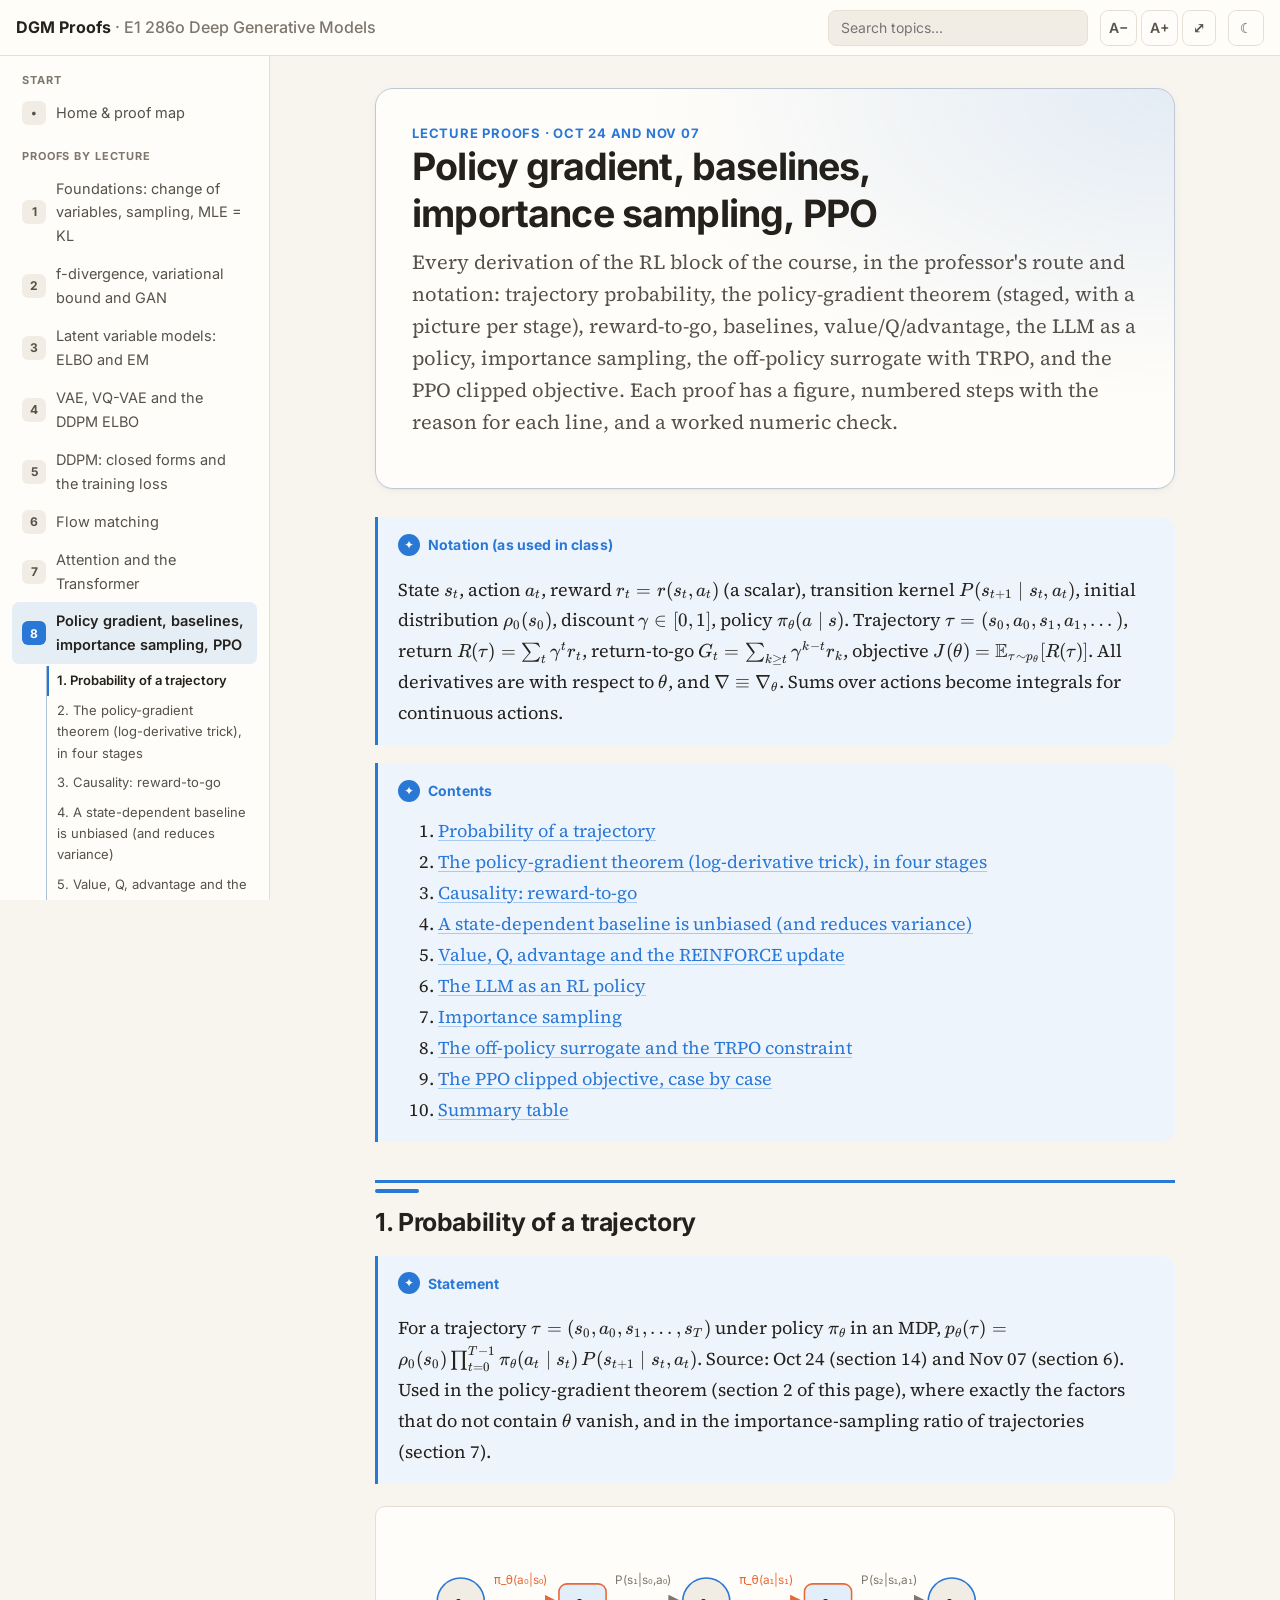
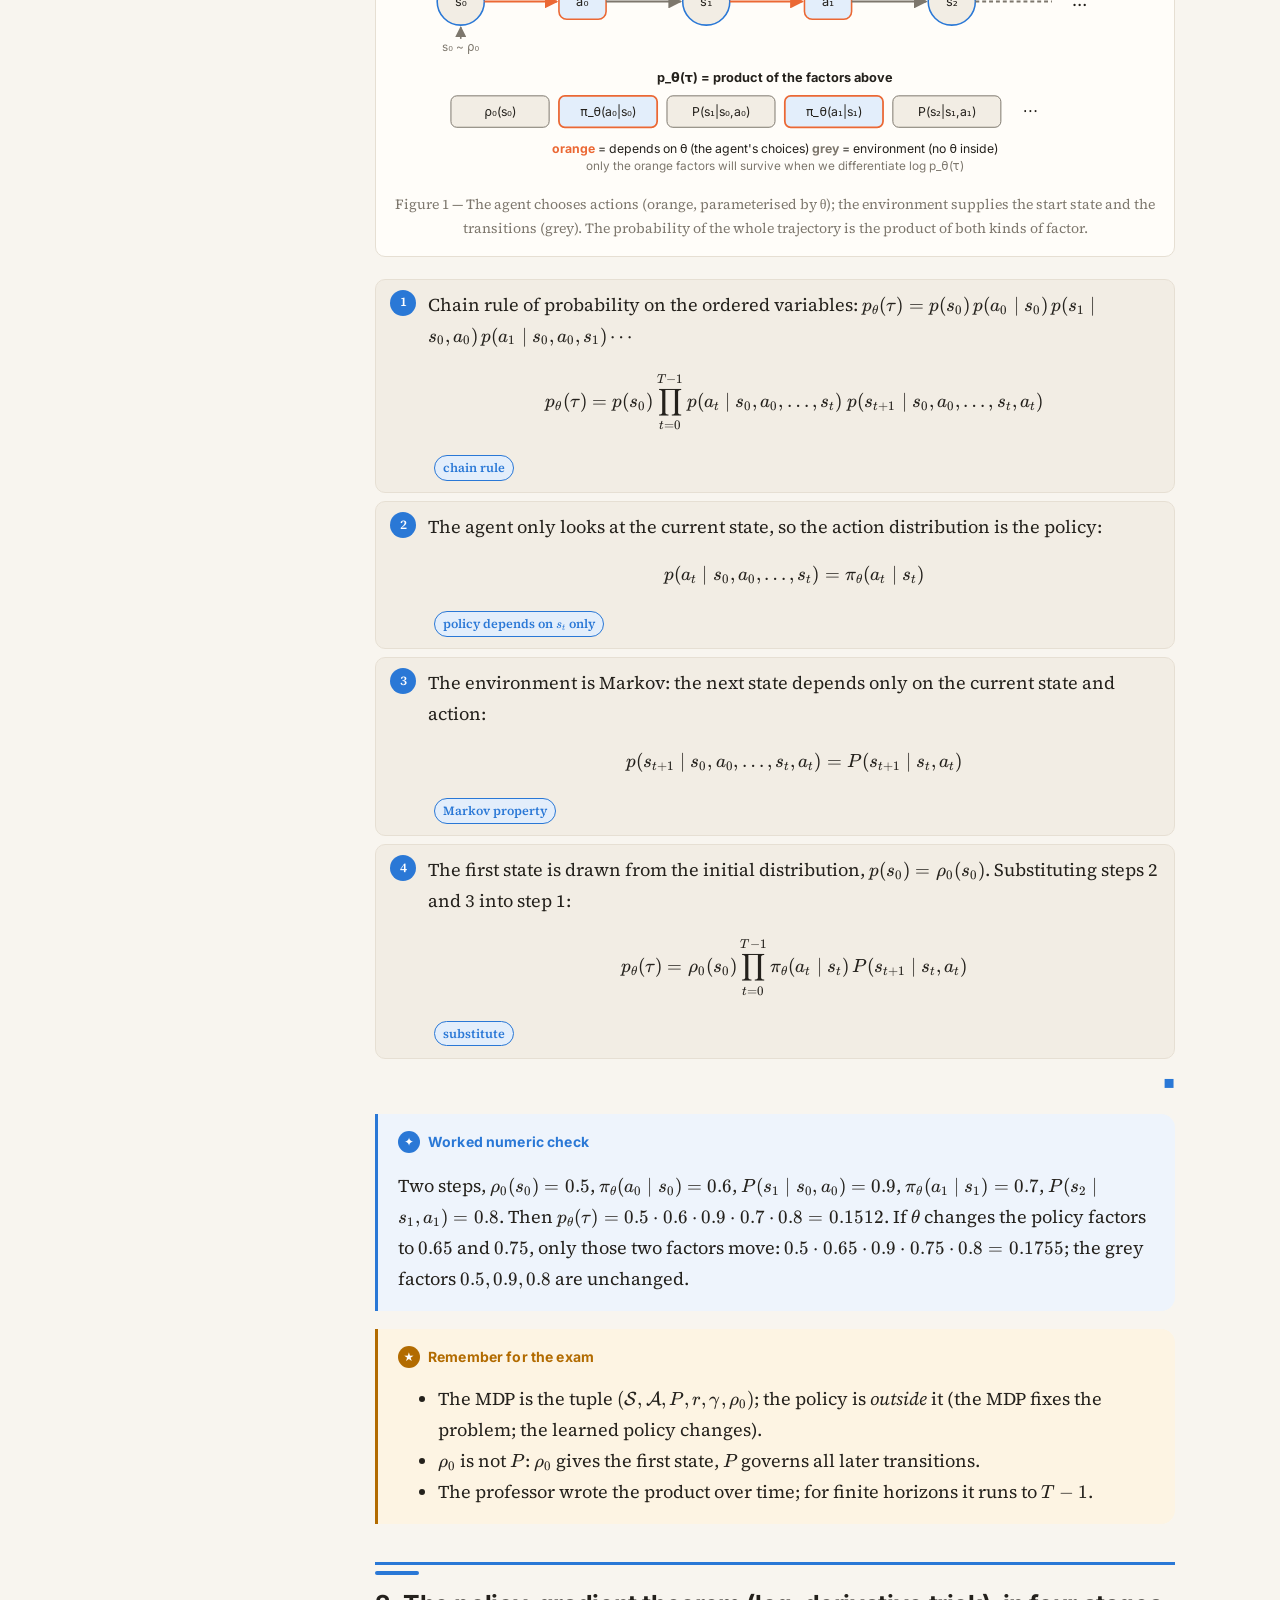
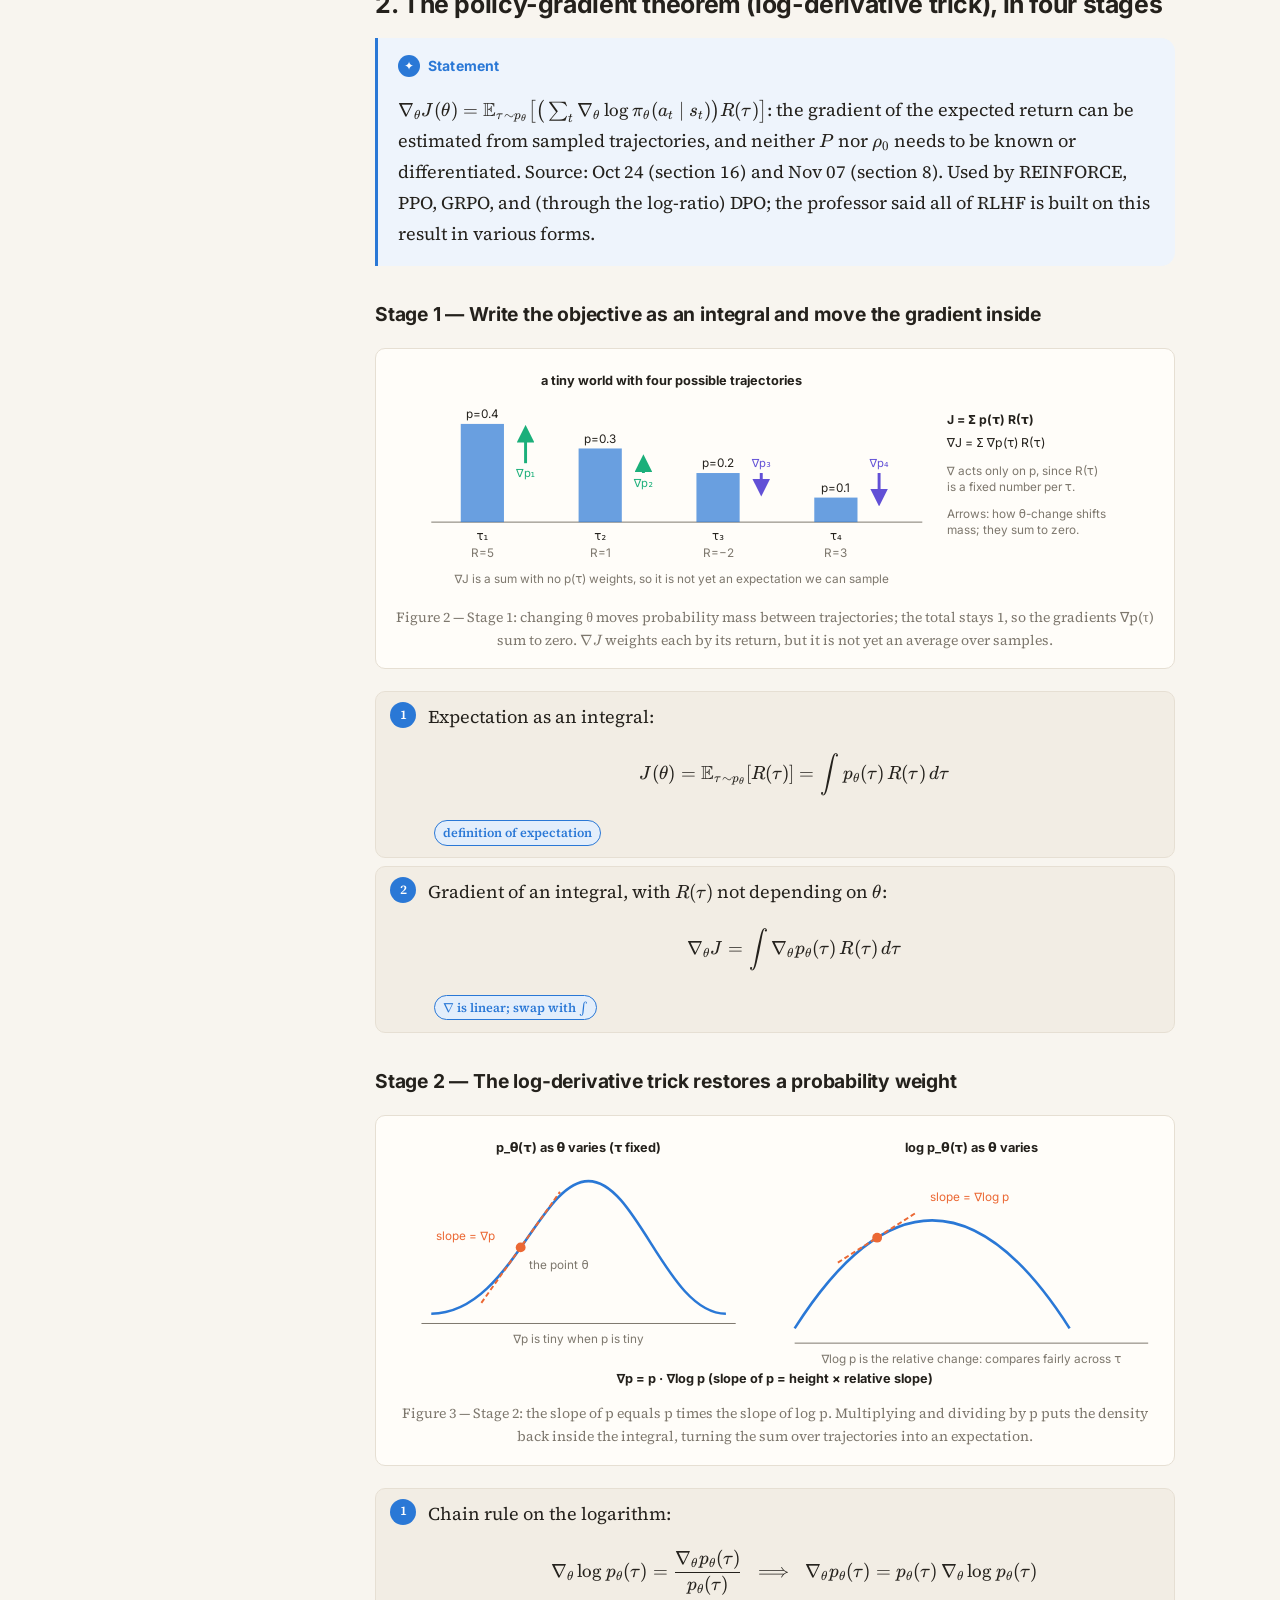
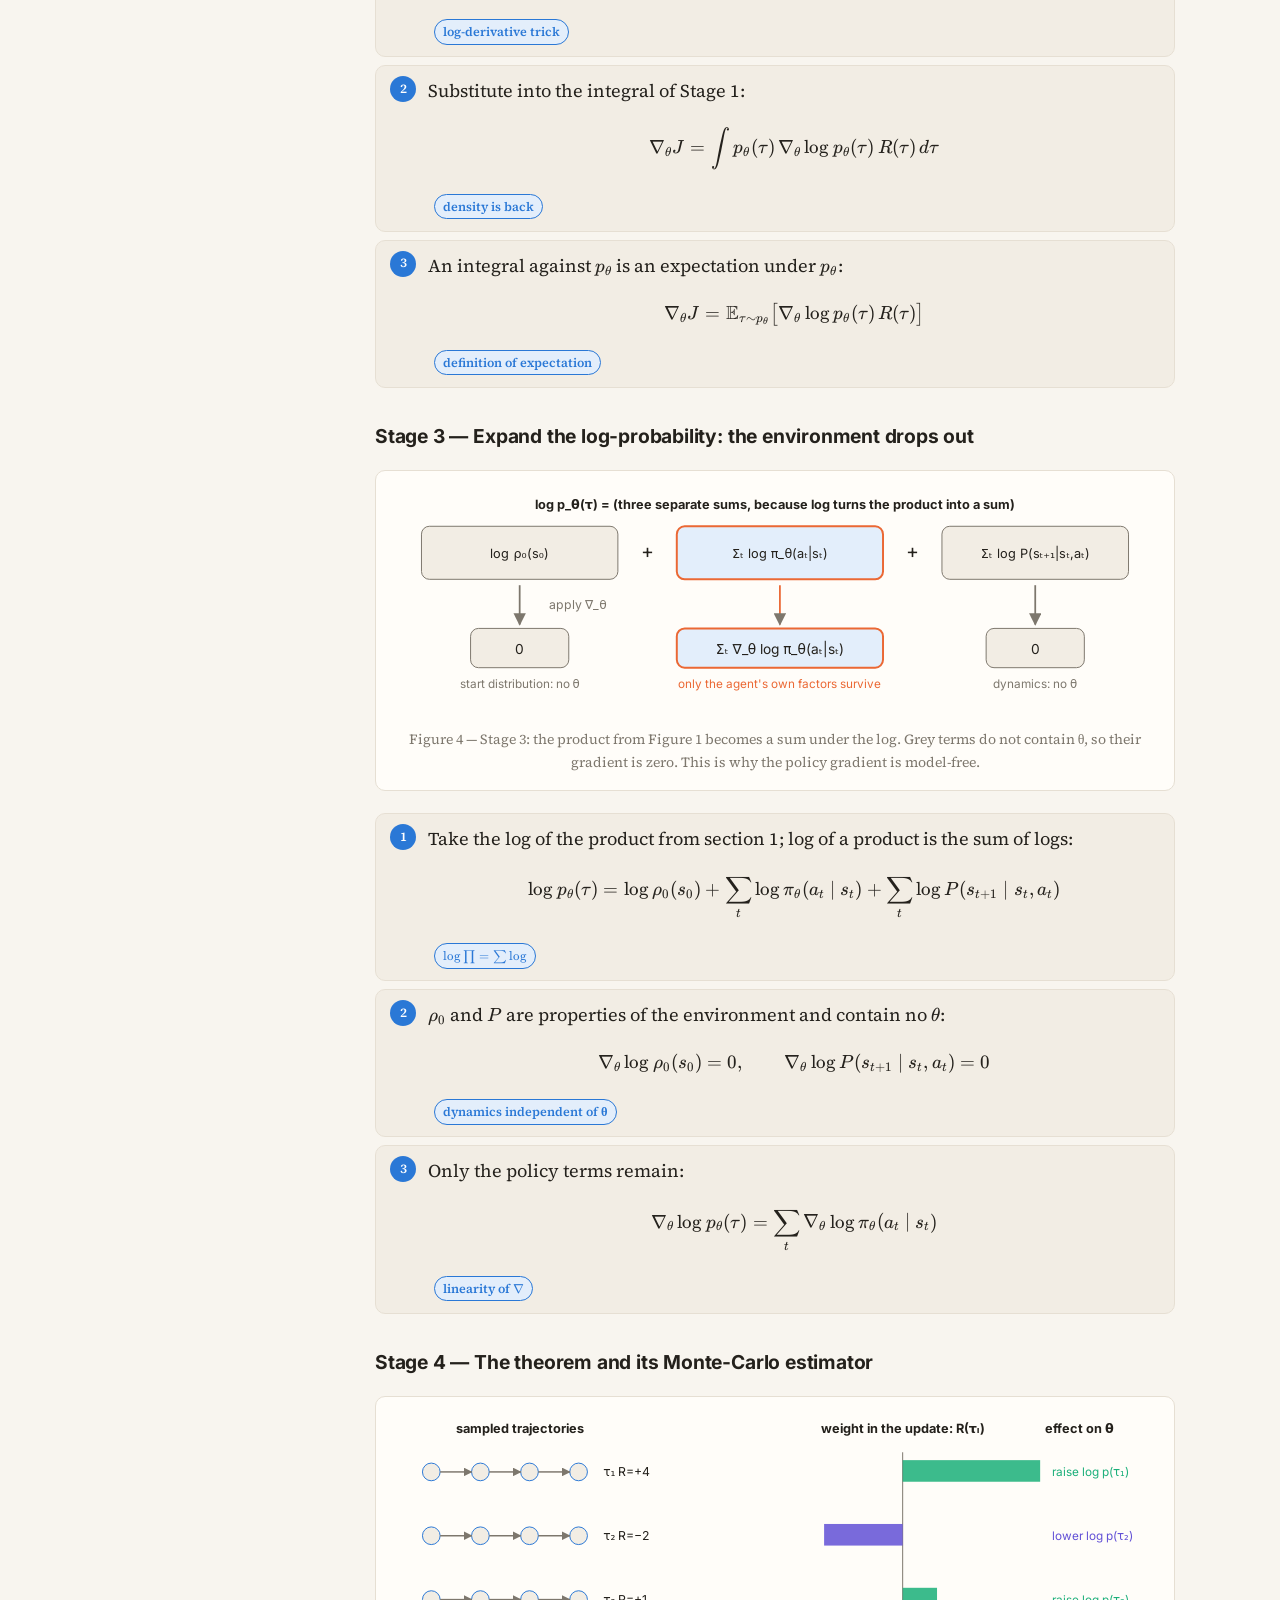
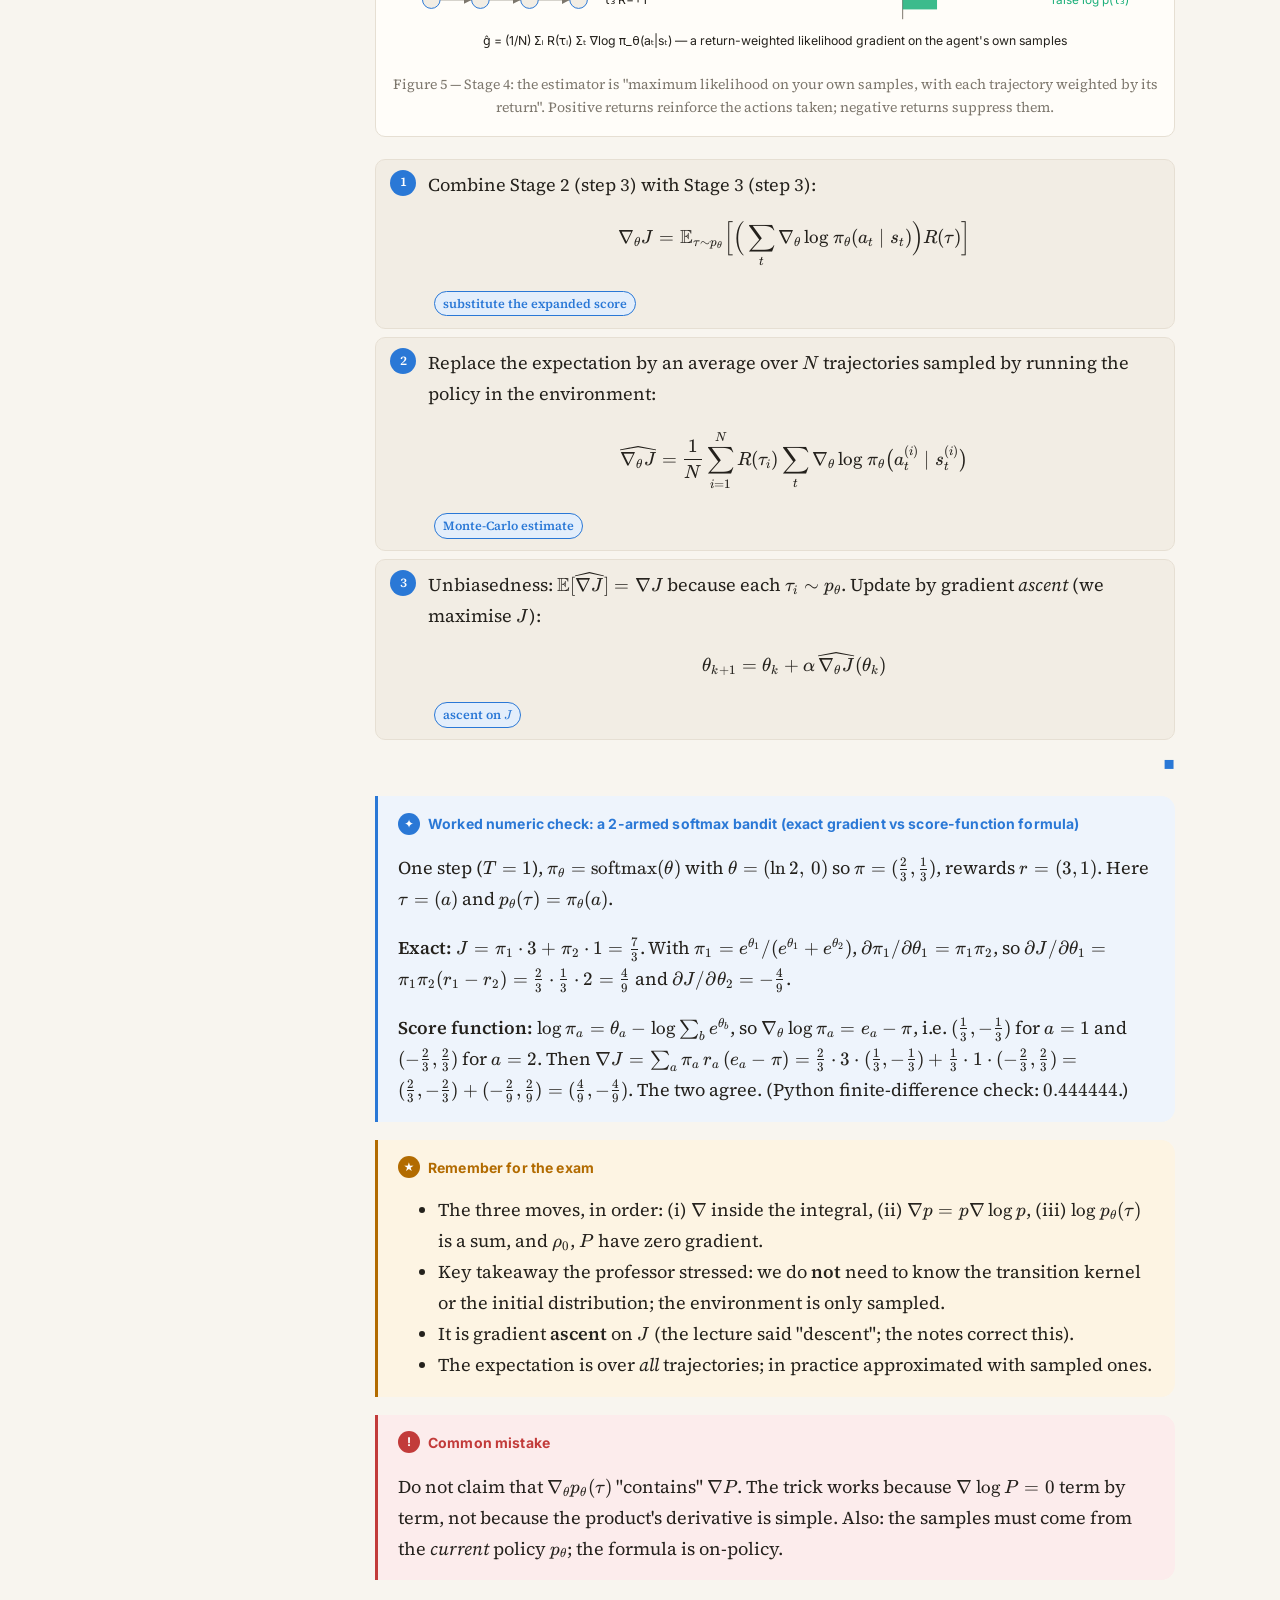
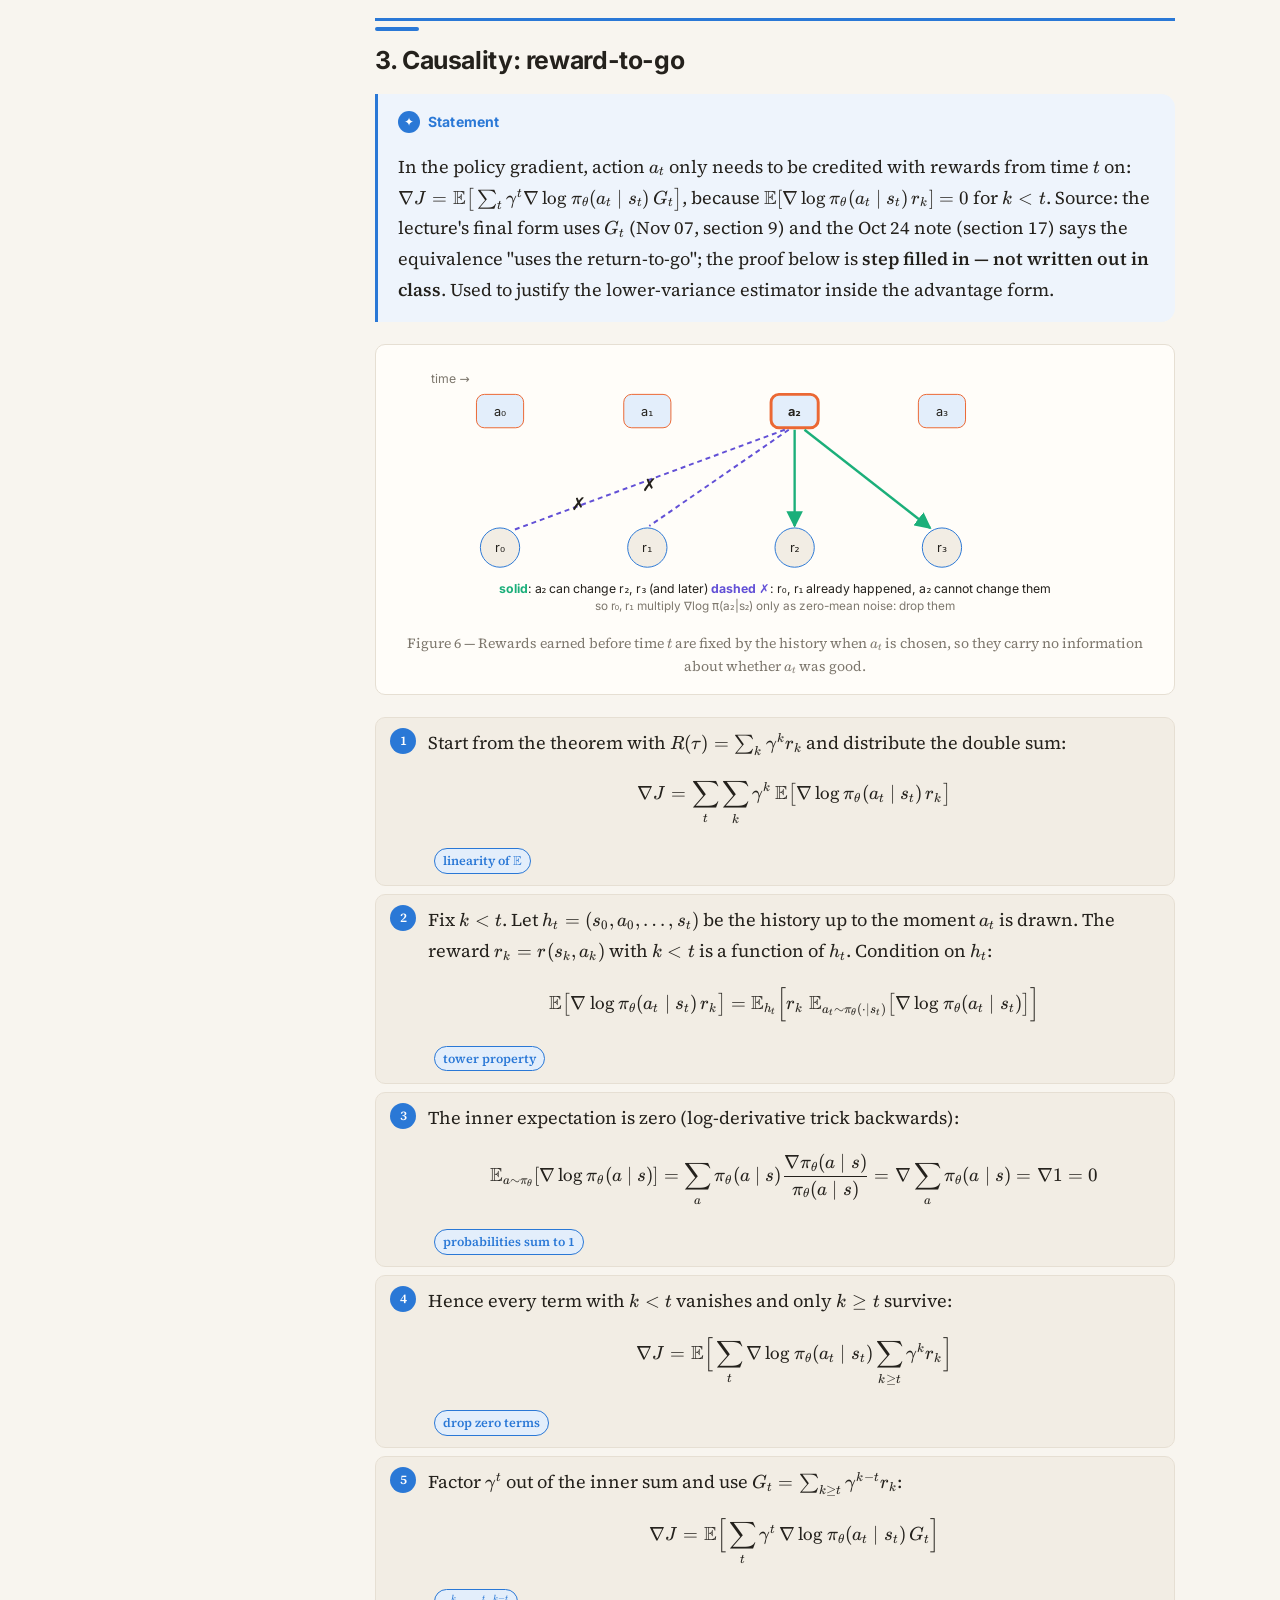
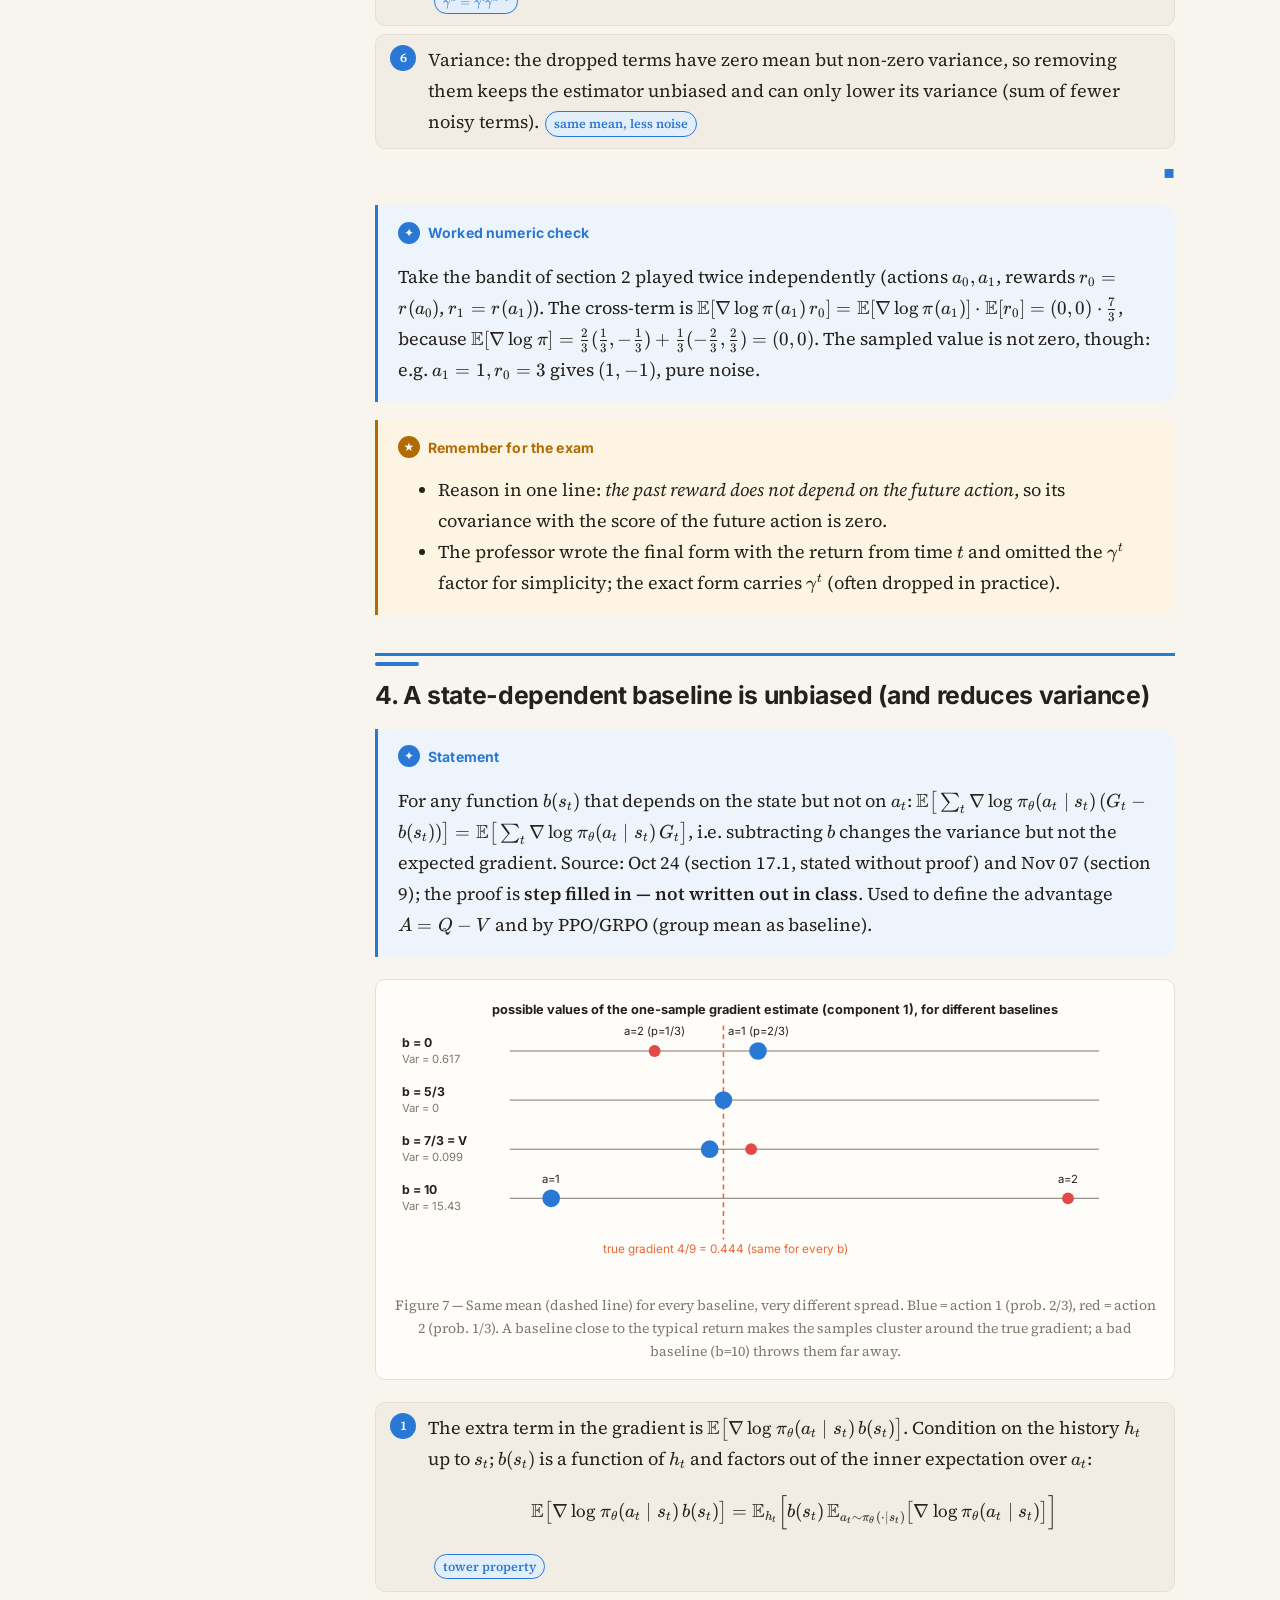
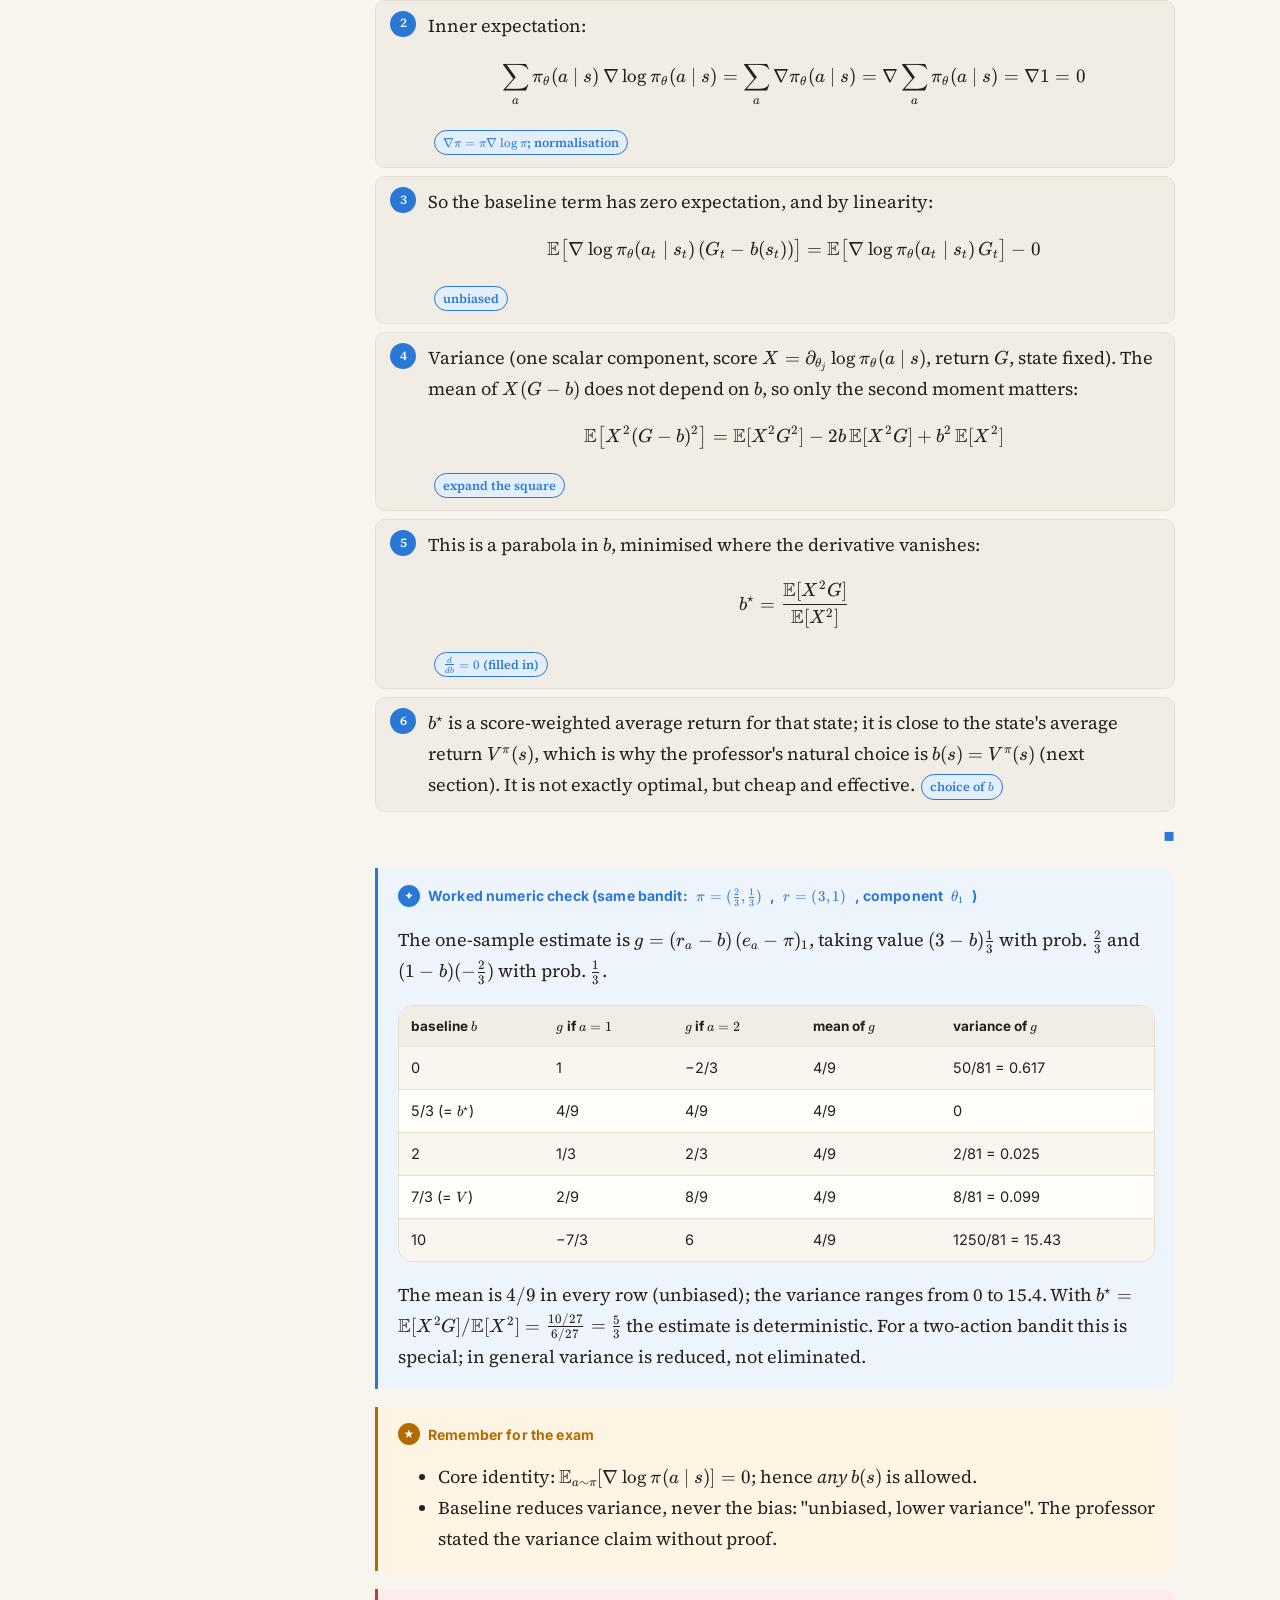
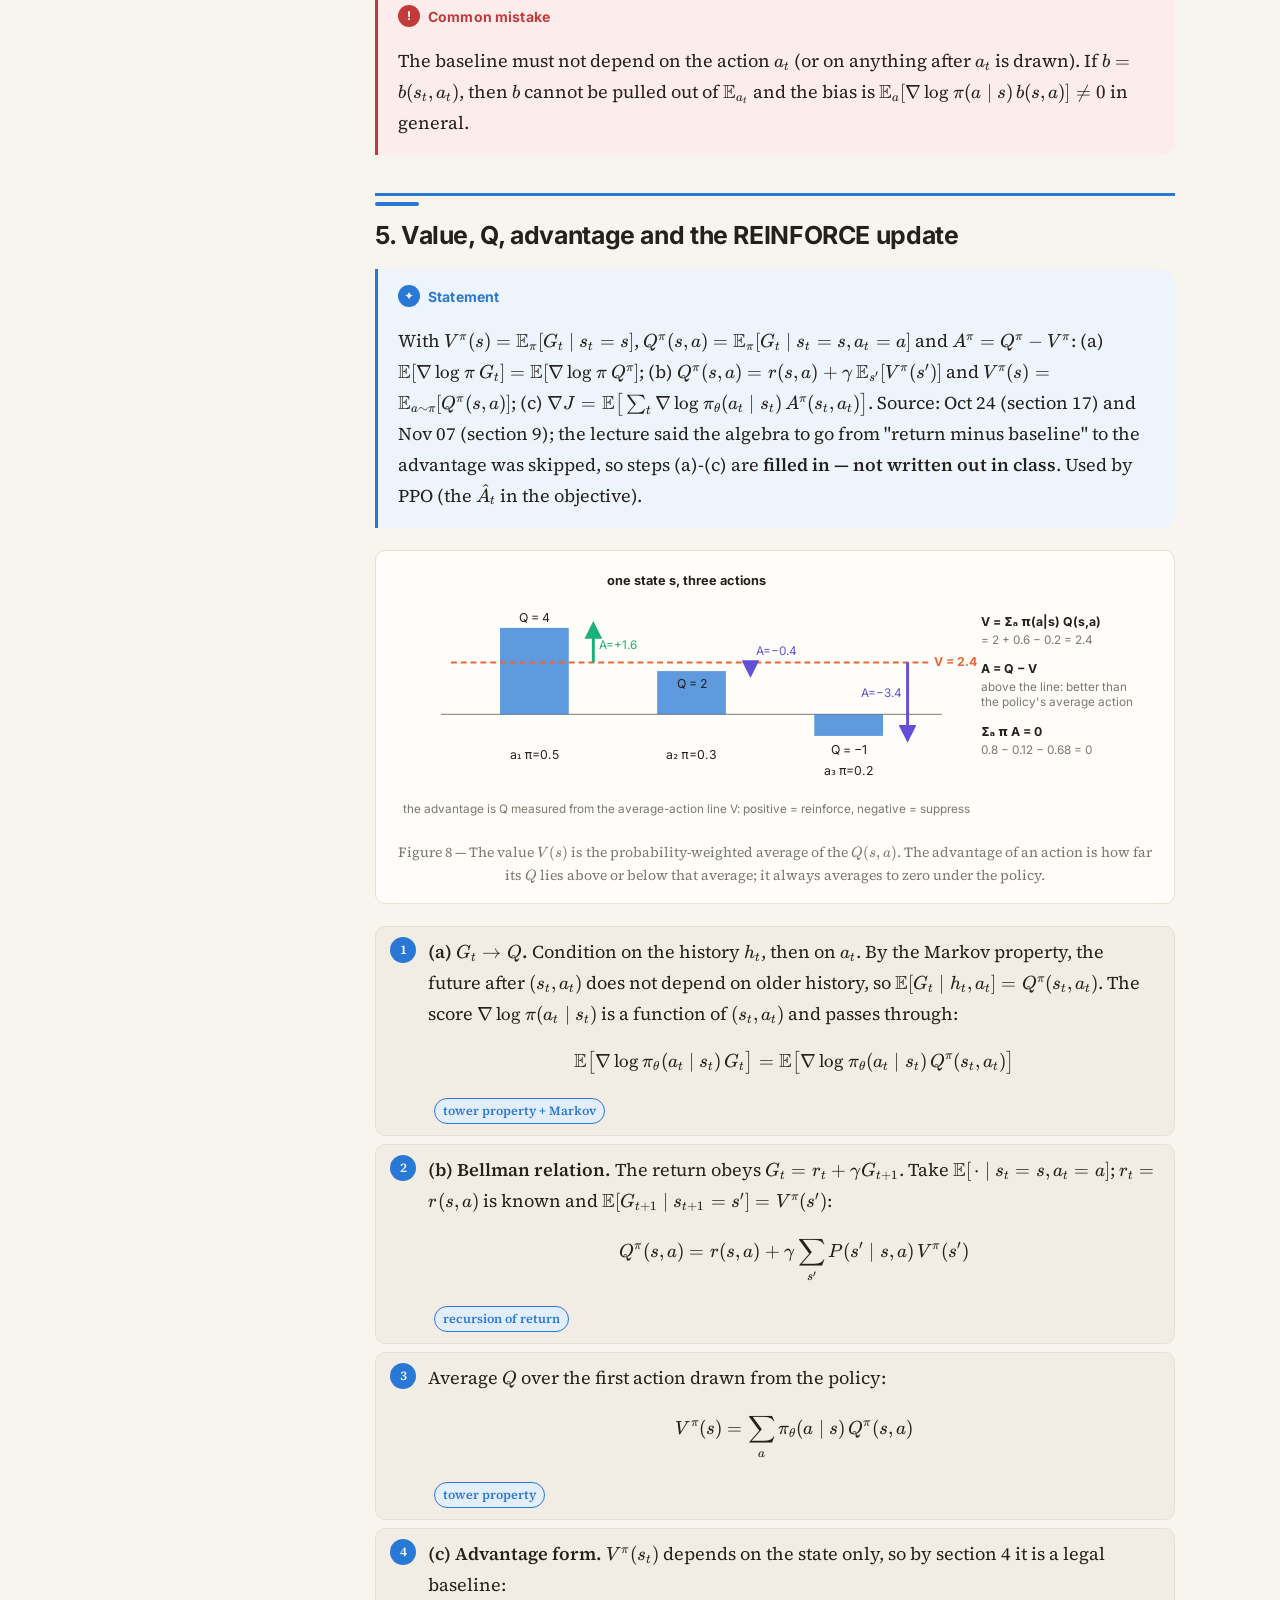
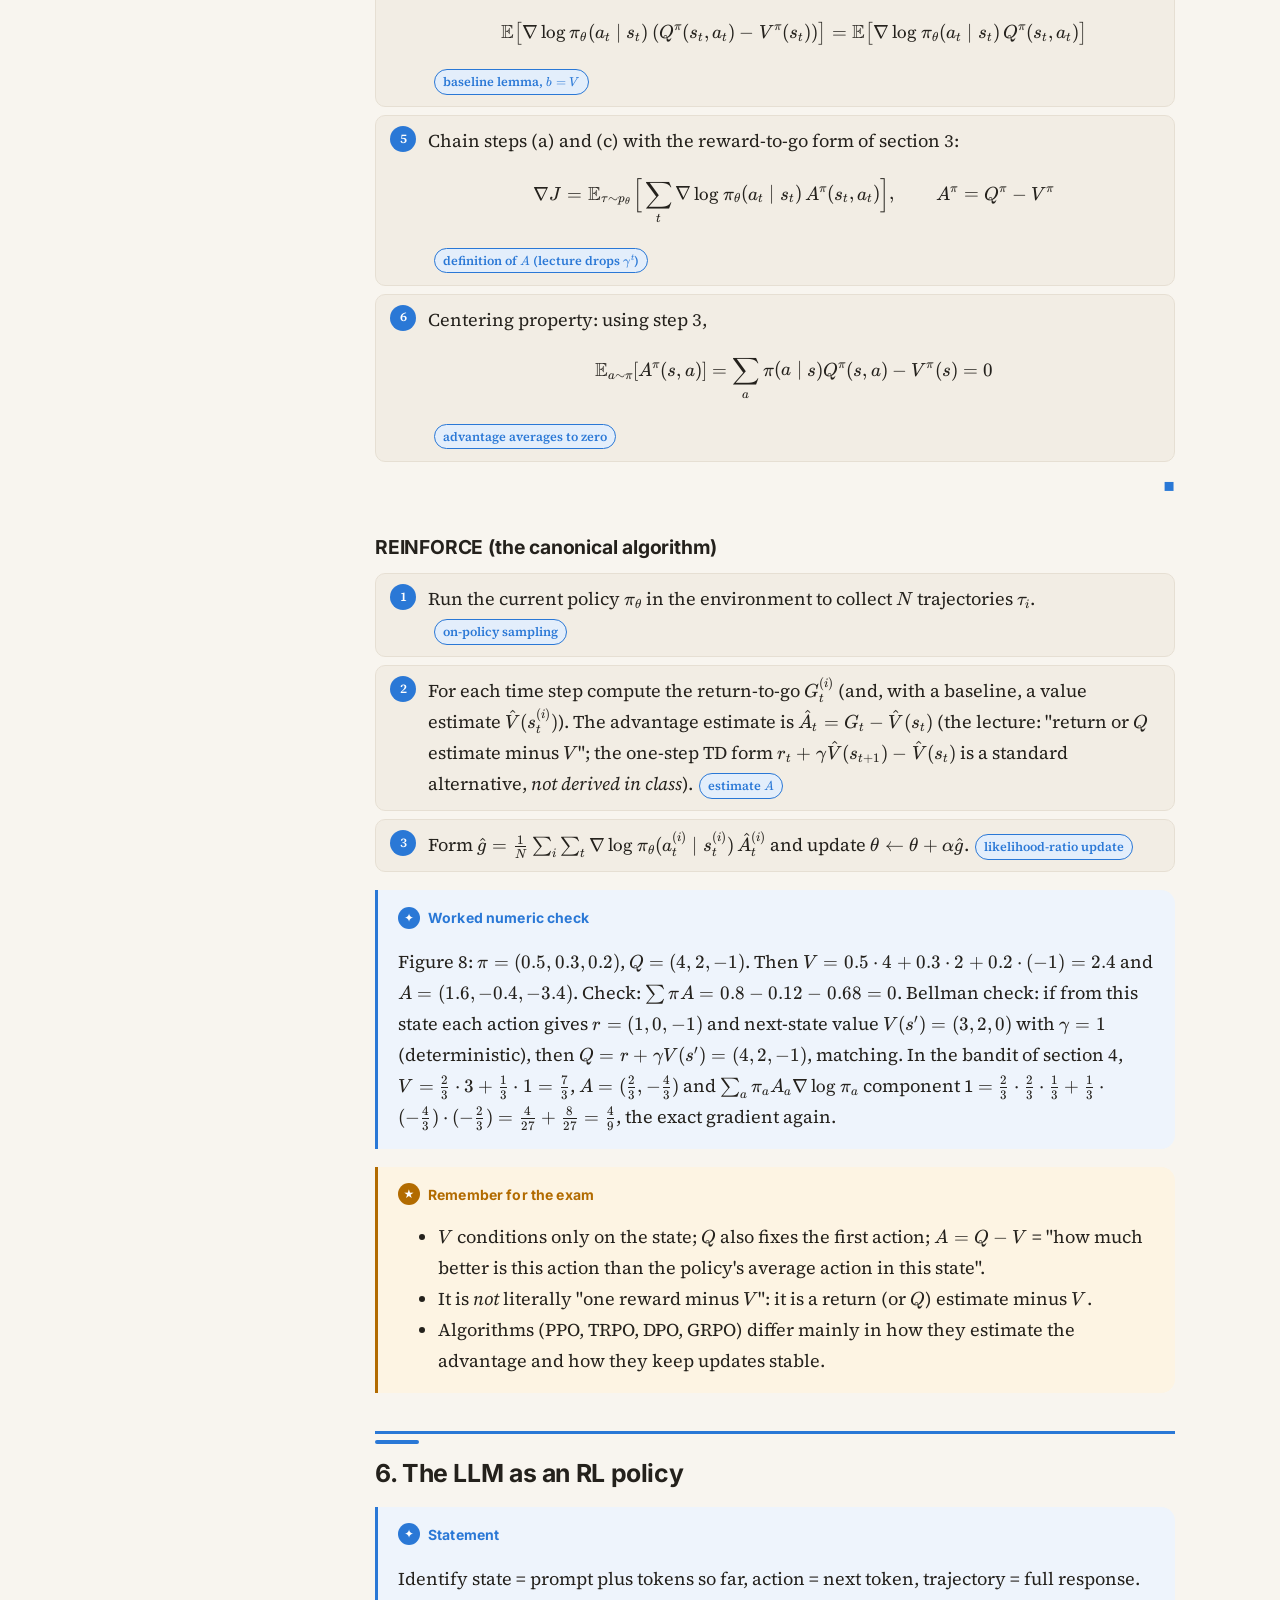
<file: p08_policy_gradient.html>
<!doctype html>
<html lang="en">
<head>
<meta charset="utf-8">
<meta name="viewport" content="width=device-width, initial-scale=1">
<title>Policy gradient, baselines, importance sampling, PPO</title>
<link rel="stylesheet" href="assets/vendor/katex/katex.min.css">
<link rel="stylesheet" href="assets/style.css">
<script defer src="assets/vendor/katex/katex.min.js"></script>
<script defer src="assets/vendor/katex/auto-render.min.js"></script>
<script defer src="assets/search-index.js"></script>
<script defer src="assets/site.js"></script>
</head>
<body data-page="p08" data-root=".">
<main class="content">

<div class="hero">
  <div class="kicker">Lecture proofs · Oct 24 and Nov 07</div>
  <h1>Policy gradient, baselines, importance sampling, PPO</h1>
  <p class="lead">Every derivation of the RL block of the course, in the professor's route and notation: trajectory probability, the policy-gradient theorem (staged, with a picture per stage), reward-to-go, baselines, value/Q/advantage, the LLM as a policy, importance sampling, the off-policy surrogate with TRPO, and the PPO clipped objective. Each proof has a figure, numbered steps with the reason for each line, and a worked numeric check.</p>
</div>

<div class="box"><span class="box-title">Notation (as used in class)</span>
<p>State $s_t$, action $a_t$, reward $r_t=r(s_t,a_t)$ (a scalar), transition kernel $P(s_{t+1}\mid s_t,a_t)$, initial distribution $\rho_0(s_0)$, discount $\gamma\in[0,1]$, policy $\pi_\theta(a\mid s)$. Trajectory $\tau=(s_0,a_0,s_1,a_1,\dots)$, return $R(\tau)=\sum_t\gamma^t r_t$, return-to-go $G_t=\sum_{k\ge t}\gamma^{k-t}r_k$, objective $J(\theta)=\mathbb E_{\tau\sim p_\theta}[R(\tau)]$. All derivatives are with respect to $\theta$, and $\nabla\equiv\nabla_\theta$. Sums over actions become integrals for continuous actions.</p></div>

<div class="box"><span class="box-title">Contents</span>
<ol class="small">
<li><a href="#trajprob">Probability of a trajectory</a></li>
<li><a href="#pgt">The policy-gradient theorem (log-derivative trick), in four stages</a></li>
<li><a href="#togo">Causality: reward-to-go</a></li>
<li><a href="#baseline">A state-dependent baseline is unbiased (and reduces variance)</a></li>
<li><a href="#advantage">Value, Q, advantage and the REINFORCE update</a></li>
<li><a href="#llm">The LLM as an RL policy</a></li>
<li><a href="#is">Importance sampling</a></li>
<li><a href="#surrogate">The off-policy surrogate and the TRPO constraint</a></li>
<li><a href="#ppo">The PPO clipped objective, case by case</a></li>
<li><a href="#summary">Summary table</a></li>
</ol></div>

<!-- ============================================================ -->
<h2 id="trajprob" class="proof-head">1. Probability of a trajectory</h2>

<div class="box key"><span class="box-title">Statement</span>
<p>For a trajectory $\tau=(s_0,a_0,s_1,\dots,s_T)$ under policy $\pi_\theta$ in an MDP, $p_\theta(\tau)=\rho_0(s_0)\prod_{t=0}^{T-1}\pi_\theta(a_t\mid s_t)\,P(s_{t+1}\mid s_t,a_t)$. Source: Oct 24 (section 14) and Nov 07 (section 6). Used in the policy-gradient theorem (section 2 of this page), where exactly the factors that do not contain $\theta$ vanish, and in the importance-sampling ratio of trajectories (section 7).</p></div>

<figure class="diagram">
<svg viewBox="0 0 780 262" style="max-width:100%;height:auto" role="img" aria-label="An MDP trajectory with each factor of its probability coloured by whether it depends on theta">
  <defs>
    <marker id="p08a1" viewBox="0 0 10 10" refX="9" refY="5" markerWidth="7" markerHeight="7" orient="auto"><path d="M0,0 L10,5 L0,10 z" fill="var(--s2)"/></marker>
    <marker id="p08a2" viewBox="0 0 10 10" refX="9" refY="5" markerWidth="7" markerHeight="7" orient="auto"><path d="M0,0 L10,5 L0,10 z" fill="var(--text-3)"/></marker>
  </defs>
  <g font-size="13" text-anchor="middle">
    <circle cx="70" cy="80" r="24" fill="var(--surface-2)" stroke="var(--s1)" stroke-width="1.6"/><text x="70" y="85">s₀</text>
    <rect x="170" y="62" width="48" height="36" rx="8" fill="var(--accent-soft)" stroke="var(--s2)" stroke-width="1.6"/><text x="194" y="85">a₀</text>
    <circle cx="320" cy="80" r="24" fill="var(--surface-2)" stroke="var(--s1)" stroke-width="1.6"/><text x="320" y="85">s₁</text>
    <rect x="420" y="62" width="48" height="36" rx="8" fill="var(--accent-soft)" stroke="var(--s2)" stroke-width="1.6"/><text x="444" y="85">a₁</text>
    <circle cx="570" cy="80" r="24" fill="var(--surface-2)" stroke="var(--s1)" stroke-width="1.6"/><text x="570" y="85">s₂</text>
    <text x="700" y="85" font-size="18">…</text>
  </g>
  <line x1="94" y1="80" x2="168" y2="80" stroke="var(--s2)" stroke-width="2" marker-end="url(#p08a1)"/>
  <line x1="218" y1="80" x2="294" y2="80" stroke="var(--text-3)" stroke-width="2" marker-end="url(#p08a2)"/>
  <line x1="344" y1="80" x2="418" y2="80" stroke="var(--s2)" stroke-width="2" marker-end="url(#p08a1)"/>
  <line x1="468" y1="80" x2="544" y2="80" stroke="var(--text-3)" stroke-width="2" marker-end="url(#p08a2)"/>
  <line x1="594" y1="80" x2="672" y2="80" stroke="var(--text-3)" stroke-width="2" stroke-dasharray="4 3"/>
  <g font-size="12" text-anchor="middle">
    <text x="131" y="62" style="fill:var(--s2)">π_θ(a₀|s₀)</text>
    <text x="256" y="62" class="muted-t">P(s₁|s₀,a₀)</text>
    <text x="381" y="62" style="fill:var(--s2)">π_θ(a₁|s₁)</text>
    <text x="506" y="62" class="muted-t">P(s₂|s₁,a₁)</text>
    <text x="70" y="130" class="muted-t">s₀ ~ ρ₀</text>
  </g>
  <line x1="70" y1="118" x2="70" y2="106" stroke="var(--text-3)" stroke-width="1.6" marker-end="url(#p08a2)"/>
  <text x="390" y="162" text-anchor="middle" font-size="13" font-weight="700">p_θ(τ) = product of the factors above</text>
  <g font-size="12.5" text-anchor="middle">
    <rect x="60" y="176" width="100" height="32" rx="6" fill="var(--surface-2)" stroke="var(--text-3)"/><text x="110" y="197">ρ₀(s₀)</text>
    <rect x="170" y="176" width="100" height="32" rx="6" fill="var(--accent-soft)" stroke="var(--s2)" stroke-width="1.8"/><text x="220" y="197">π_θ(a₀|s₀)</text>
    <rect x="280" y="176" width="110" height="32" rx="6" fill="var(--surface-2)" stroke="var(--text-3)"/><text x="335" y="197">P(s₁|s₀,a₀)</text>
    <rect x="400" y="176" width="100" height="32" rx="6" fill="var(--accent-soft)" stroke="var(--s2)" stroke-width="1.8"/><text x="450" y="197">π_θ(a₁|s₁)</text>
    <rect x="510" y="176" width="110" height="32" rx="6" fill="var(--surface-2)" stroke="var(--text-3)"/><text x="565" y="197">P(s₂|s₁,a₁)</text>
    <text x="650" y="197" font-size="16">⋯</text>
  </g>
  <text x="390" y="234" text-anchor="middle" font-size="12.5"><tspan style="fill:var(--s2)" font-weight="700">orange</tspan> = depends on θ (the agent's choices)     <tspan class="muted-t" font-weight="700">grey</tspan> = environment (no θ inside)</text>
  <text x="390" y="252" text-anchor="middle" font-size="12" class="muted-t">only the orange factors will survive when we differentiate log p_θ(τ)</text>
</svg>
<figcaption class="small muted">Figure 1 — The agent chooses actions (orange, parameterised by θ); the environment supplies the start state and the transitions (grey). The probability of the whole trajectory is the product of both kinds of factor.</figcaption>
</figure>

<ol class="steps">
<li>Chain rule of probability on the ordered variables: $p_\theta(\tau)=p(s_0)\,p(a_0\mid s_0)\,p(s_1\mid s_0,a_0)\,p(a_1\mid s_0,a_0,s_1)\cdots$ $$p_\theta(\tau)=p(s_0)\prod_{t=0}^{T-1}p(a_t\mid s_0,a_0,\dots,s_t)\;p(s_{t+1}\mid s_0,a_0,\dots,s_t,a_t)$$<span class="why">chain rule</span></li>
<li>The agent only looks at the current state, so the action distribution is the policy: $$p(a_t\mid s_0,a_0,\dots,s_t)=\pi_\theta(a_t\mid s_t)$$<span class="why">policy depends on $s_t$ only</span></li>
<li>The environment is Markov: the next state depends only on the current state and action: $$p(s_{t+1}\mid s_0,a_0,\dots,s_t,a_t)=P(s_{t+1}\mid s_t,a_t)$$<span class="why">Markov property</span></li>
<li>The first state is drawn from the initial distribution, $p(s_0)=\rho_0(s_0)$. Substituting steps 2 and 3 into step 1: $$p_\theta(\tau)=\rho_0(s_0)\prod_{t=0}^{T-1}\pi_\theta(a_t\mid s_t)\,P(s_{t+1}\mid s_t,a_t)$$<span class="why">substitute</span></li>
</ol>
<div class="qed">&blacksquare;</div>

<div class="box"><span class="box-title">Worked numeric check</span>
<p>Two steps, $\rho_0(s_0)=0.5$, $\pi_\theta(a_0\mid s_0)=0.6$, $P(s_1\mid s_0,a_0)=0.9$, $\pi_\theta(a_1\mid s_1)=0.7$, $P(s_2\mid s_1,a_1)=0.8$. Then $p_\theta(\tau)=0.5\cdot0.6\cdot0.9\cdot0.7\cdot0.8=0.1512$. If $\theta$ changes the policy factors to $0.65$ and $0.75$, only those two factors move: $0.5\cdot0.65\cdot0.9\cdot0.75\cdot0.8=0.1755$; the grey factors $0.5,0.9,0.8$ are unchanged.</p></div>

<div class="box exam"><span class="box-title">Remember for the exam</span>
<ul>
<li>The MDP is the tuple $(\mathcal S,\mathcal A,P,r,\gamma,\rho_0)$; the policy is <em>outside</em> it (the MDP fixes the problem; the learned policy changes).</li>
<li>$\rho_0$ is not $P$: $\rho_0$ gives the first state, $P$ governs all later transitions.</li>
<li>The professor wrote the product over time; for finite horizons it runs to $T-1$.</li>
</ul></div>

<!-- ============================================================ -->
<h2 id="pgt" class="proof-head">2. The policy-gradient theorem (log-derivative trick), in four stages</h2>

<div class="box key"><span class="box-title">Statement</span>
<p>$\nabla_\theta J(\theta)=\mathbb E_{\tau\sim p_\theta}\big[\big(\sum_t\nabla_\theta\log\pi_\theta(a_t\mid s_t)\big)R(\tau)\big]$: the gradient of the expected return can be estimated from sampled trajectories, and neither $P$ nor $\rho_0$ needs to be known or differentiated. Source: Oct 24 (section 16) and Nov 07 (section 8). Used by REINFORCE, PPO, GRPO, and (through the log-ratio) DPO; the professor said all of RLHF is built on this result in various forms.</p></div>

<h3>Stage 1 — Write the objective as an integral and move the gradient inside</h3>
<figure class="diagram">
<svg viewBox="0 0 780 232" style="max-width:100%;height:auto" role="img" aria-label="Four trajectories with probabilities and returns; gradients of the probabilities sum to zero">
  <defs>
    <marker id="p08b1" viewBox="0 0 10 10" refX="5" refY="5" markerWidth="6" markerHeight="6" orient="auto-start-reverse"><path d="M0,0 L10,5 L0,10 z" fill="var(--s3)"/></marker>
    <marker id="p08b2" viewBox="0 0 10 10" refX="5" refY="5" markerWidth="6" markerHeight="6" orient="auto-start-reverse"><path d="M0,0 L10,5 L0,10 z" fill="var(--s7)"/></marker>
  </defs>
  <text x="285" y="20" text-anchor="middle" font-size="13" font-weight="700">a tiny world with four possible trajectories</text>
  <line x1="40" y1="160" x2="540" y2="160" stroke="var(--text-3)"/>
  <rect x="70" y="60" width="44" height="100" fill="var(--s1)" opacity=".7"/>
  <rect x="190" y="85" width="44" height="75" fill="var(--s1)" opacity=".7"/>
  <rect x="310" y="110" width="44" height="50" fill="var(--s1)" opacity=".7"/>
  <rect x="430" y="135" width="44" height="25" fill="var(--s1)" opacity=".7"/>
  <g font-size="12" text-anchor="middle">
    <text x="92" y="54">p=0.4</text><text x="212" y="79">p=0.3</text><text x="332" y="104">p=0.2</text><text x="452" y="129">p=0.1</text>
    <text x="92" y="178">τ₁</text><text x="212" y="178">τ₂</text><text x="332" y="178">τ₃</text><text x="452" y="178">τ₄</text>
    <text x="92" y="196" class="muted-t">R=5</text><text x="212" y="196" class="muted-t">R=1</text><text x="332" y="196" class="muted-t">R=−2</text><text x="452" y="196" class="muted-t">R=3</text>
  </g>
  <!-- gradient arrows: +30, +10, -15, -25 -->
  <line x1="136" y1="100" x2="136" y2="70" stroke="var(--s3)" stroke-width="3" marker-end="url(#p08b1)"/>
  <line x1="256" y1="110" x2="256" y2="100" stroke="var(--s3)" stroke-width="3" marker-end="url(#p08b1)"/>
  <line x1="376" y1="110" x2="376" y2="125" stroke="var(--s7)" stroke-width="3" marker-end="url(#p08b2)"/>
  <line x1="496" y1="110" x2="496" y2="135" stroke="var(--s7)" stroke-width="3" marker-end="url(#p08b2)"/>
  <text x="136" y="114" text-anchor="middle" font-size="11.5" style="fill:var(--s3)">∇p₁</text>
  <text x="256" y="124" text-anchor="middle" font-size="11.5" style="fill:var(--s3)">∇p₂</text>
  <text x="376" y="104" text-anchor="middle" font-size="11.5" style="fill:var(--s7)">∇p₃</text>
  <text x="496" y="104" text-anchor="middle" font-size="11.5" style="fill:var(--s7)">∇p₄</text>
  <g font-size="12.5" text-anchor="start">
    <text x="565" y="60" font-weight="700">J = Σ p(τ) R(τ)</text>
    <text x="565" y="84">∇J = Σ ∇p(τ) R(τ)</text>
    <text x="565" y="112" class="muted-t" font-size="12">∇ acts only on p, since R(τ)</text>
    <text x="565" y="128" class="muted-t" font-size="12">is a fixed number per τ.</text>
    <text x="565" y="156" class="muted-t" font-size="12">Arrows: how θ-change shifts</text>
    <text x="565" y="172" class="muted-t" font-size="12">mass; they sum to zero.</text>
  </g>
  <text x="285" y="222" text-anchor="middle" font-size="12" class="muted-t">∇J is a sum with no p(τ) weights, so it is not yet an expectation we can sample</text>
</svg>
<figcaption class="small muted">Figure 2 — Stage 1: changing θ moves probability mass between trajectories; the total stays 1, so the gradients ∇p(τ) sum to zero. $\nabla J$ weights each by its return, but it is not yet an average over samples.</figcaption>
</figure>
<ol class="steps">
<li>Expectation as an integral: $$J(\theta)=\mathbb E_{\tau\sim p_\theta}[R(\tau)]=\int p_\theta(\tau)\,R(\tau)\,d\tau$$<span class="why">definition of expectation</span></li>
<li>Gradient of an integral, with $R(\tau)$ not depending on $\theta$: $$\nabla_\theta J=\int \nabla_\theta p_\theta(\tau)\,R(\tau)\,d\tau$$<span class="why">$\nabla$ is linear; swap with $\int$</span></li>
</ol>

<h3>Stage 2 — The log-derivative trick restores a probability weight</h3>
<figure class="diagram">
<svg viewBox="0 0 780 262" style="max-width:100%;height:auto" role="img" aria-label="A probability curve and its log with tangents illustrating gradient p equals p times gradient log p">
  <text x="190" y="20" text-anchor="middle" font-size="13" font-weight="700">p_θ(τ) as θ varies (τ fixed)</text>
  <text x="590" y="20" text-anchor="middle" font-size="13" font-weight="700">log p_θ(τ) as θ varies</text>
  <line x1="30" y1="195" x2="350" y2="195" stroke="var(--text-3)"/><line x1="410" y1="215" x2="770" y2="215" stroke="var(--text-3)"/>
  <path d="M40,185 C120,185 150,50 200,50 C250,50 280,185 340,185" fill="none" stroke="var(--s1)" stroke-width="2.6"/>
  <line x1="91" y1="174" x2="171" y2="61" stroke="var(--s2)" stroke-width="2" stroke-dasharray="5 3"/>
  <circle cx="131" cy="117.5" r="5" fill="var(--s2)"/>
  <path d="M380,200 Q520,-20 660,200" fill="none" stroke="var(--s1)" stroke-width="2.6" transform="translate(30,0)"/>
  <line x1="454" y1="133" x2="534" y2="82" stroke="var(--s2)" stroke-width="2" stroke-dasharray="5 3"/>
  <circle cx="494" cy="107.6" r="5" fill="var(--s2)"/>
  <text x="105" y="110" text-anchor="end" font-size="12" style="fill:var(--s2)">slope = ∇p</text>
  <text x="140" y="140" font-size="12" class="muted-t">the point θ</text>
  <text x="548" y="70" font-size="12" style="fill:var(--s2)">slope = ∇log p</text>
  <text x="190" y="215" text-anchor="middle" font-size="12" class="muted-t">∇p is tiny when p is tiny</text>
  <text x="590" y="235" text-anchor="middle" font-size="12" class="muted-t">∇log p is the relative change: compares fairly across τ</text>
  <text x="390" y="256" text-anchor="middle" font-size="13" font-weight="700">∇p = p · ∇log p       (slope of p = height × relative slope)</text>
</svg>
<figcaption class="small muted">Figure 3 — Stage 2: the slope of p equals p times the slope of log p. Multiplying and dividing by p puts the density back inside the integral, turning the sum over trajectories into an expectation.</figcaption>
</figure>
<ol class="steps">
<li>Chain rule on the logarithm: $$\nabla_\theta\log p_\theta(\tau)=\frac{\nabla_\theta p_\theta(\tau)}{p_\theta(\tau)}\;\;\Longrightarrow\;\;\nabla_\theta p_\theta(\tau)=p_\theta(\tau)\,\nabla_\theta\log p_\theta(\tau)$$<span class="why">log-derivative trick</span></li>
<li>Substitute into the integral of Stage 1: $$\nabla_\theta J=\int p_\theta(\tau)\,\nabla_\theta\log p_\theta(\tau)\,R(\tau)\,d\tau$$<span class="why">density is back</span></li>
<li>An integral against $p_\theta$ is an expectation under $p_\theta$: $$\nabla_\theta J=\mathbb E_{\tau\sim p_\theta}\big[\nabla_\theta\log p_\theta(\tau)\,R(\tau)\big]$$<span class="why">definition of expectation</span></li>
</ol>

<h3>Stage 3 — Expand the log-probability: the environment drops out</h3>
<figure class="diagram">
<svg viewBox="0 0 780 232" style="max-width:100%;height:auto" role="img" aria-label="log p of tau splits into three sums; applying the gradient kills the environment terms">
  <defs><marker id="p08c1" viewBox="0 0 10 10" refX="9" refY="5" markerWidth="7" markerHeight="7" orient="auto"><path d="M0,0 L10,5 L0,10 z" fill="var(--text-3)"/></marker></defs>
  <text x="390" y="22" text-anchor="middle" font-size="13" font-weight="700">log p_θ(τ)  =  (three separate sums, because log turns the product into a sum)</text>
  <g font-size="13" text-anchor="middle">
    <rect x="30" y="40" width="200" height="54" rx="8" fill="var(--surface-2)" stroke="var(--text-3)"/><text x="130" y="72">log ρ₀(s₀)</text>
    <text x="260" y="72" font-size="20">+</text>
    <rect x="290" y="40" width="210" height="54" rx="8" fill="var(--accent-soft)" stroke="var(--s2)" stroke-width="2"/><text x="395" y="72">Σₜ log π_θ(aₜ|sₜ)</text>
    <text x="530" y="72" font-size="20">+</text>
    <rect x="560" y="40" width="190" height="54" rx="8" fill="var(--surface-2)" stroke="var(--text-3)"/><text x="655" y="72">Σₜ log P(sₜ₊₁|sₜ,aₜ)</text>
  </g>
  <line x1="130" y1="100" x2="130" y2="140" stroke="var(--text-3)" stroke-width="1.8" marker-end="url(#p08c1)"/>
  <line x1="395" y1="100" x2="395" y2="140" stroke="var(--s2)" stroke-width="1.8" marker-end="url(#p08c1)"/>
  <line x1="655" y1="100" x2="655" y2="140" stroke="var(--text-3)" stroke-width="1.8" marker-end="url(#p08c1)"/>
  <text x="160" y="124" font-size="12.5" class="muted-t">apply ∇_θ</text>
  <g font-size="14" text-anchor="middle">
    <rect x="80" y="144" width="100" height="40" rx="8" fill="var(--surface-2)" stroke="var(--text-3)"/><text x="130" y="170">0</text>
    <rect x="290" y="144" width="210" height="40" rx="8" fill="var(--accent-soft)" stroke="var(--s2)" stroke-width="2"/><text x="395" y="170">Σₜ ∇_θ log π_θ(aₜ|sₜ)</text>
    <rect x="605" y="144" width="100" height="40" rx="8" fill="var(--surface-2)" stroke="var(--text-3)"/><text x="655" y="170">0</text>
  </g>
  <text x="130" y="205" text-anchor="middle" font-size="12" class="muted-t">start distribution: no θ</text>
  <text x="395" y="205" text-anchor="middle" font-size="12" style="fill:var(--s2)">only the agent's own factors survive</text>
  <text x="655" y="205" text-anchor="middle" font-size="12" class="muted-t">dynamics: no θ</text>
</svg>
<figcaption class="small muted">Figure 4 — Stage 3: the product from Figure 1 becomes a sum under the log. Grey terms do not contain θ, so their gradient is zero. This is why the policy gradient is model-free.</figcaption>
</figure>
<ol class="steps">
<li>Take the log of the product from section 1; log of a product is the sum of logs: $$\log p_\theta(\tau)=\log\rho_0(s_0)+\sum_t\log\pi_\theta(a_t\mid s_t)+\sum_t\log P(s_{t+1}\mid s_t,a_t)$$<span class="why">$\log\prod=\sum\log$</span></li>
<li>$\rho_0$ and $P$ are properties of the environment and contain no $\theta$: $$\nabla_\theta\log\rho_0(s_0)=0,\qquad \nabla_\theta\log P(s_{t+1}\mid s_t,a_t)=0$$<span class="why">dynamics independent of θ</span></li>
<li>Only the policy terms remain: $$\nabla_\theta\log p_\theta(\tau)=\sum_t\nabla_\theta\log\pi_\theta(a_t\mid s_t)$$<span class="why">linearity of $\nabla$</span></li>
</ol>

<h3>Stage 4 — The theorem and its Monte-Carlo estimator</h3>
<figure class="diagram">
<svg viewBox="0 0 780 252" style="max-width:100%;height:auto" role="img" aria-label="Three sampled trajectories with returns; the update raises log probability of high-return trajectories and lowers it for negative ones">
  <defs>
    <marker id="p08d1" viewBox="0 0 10 10" refX="9" refY="5" markerWidth="6" markerHeight="6" orient="auto"><path d="M0,0 L10,5 L0,10 z" fill="var(--text-3)"/></marker>
  </defs>
  <text x="130" y="20" text-anchor="middle" font-size="13" font-weight="700">sampled trajectories</text>
  <text x="520" y="20" text-anchor="middle" font-size="13" font-weight="700">weight in the update: R(τᵢ)</text>
  <text x="700" y="20" text-anchor="middle" font-size="13" font-weight="700">effect on θ</text>
  <g font-size="12" text-anchor="middle">
    <!-- rows -->
    <circle cx="40" cy="60" r="9" fill="var(--surface-2)" stroke="var(--s1)"/><circle cx="90" cy="60" r="9" fill="var(--surface-2)" stroke="var(--s1)"/><circle cx="140" cy="60" r="9" fill="var(--surface-2)" stroke="var(--s1)"/><circle cx="190" cy="60" r="9" fill="var(--surface-2)" stroke="var(--s1)"/>
    <circle cx="40" cy="125" r="9" fill="var(--surface-2)" stroke="var(--s1)"/><circle cx="90" cy="125" r="9" fill="var(--surface-2)" stroke="var(--s1)"/><circle cx="140" cy="125" r="9" fill="var(--surface-2)" stroke="var(--s1)"/><circle cx="190" cy="125" r="9" fill="var(--surface-2)" stroke="var(--s1)"/>
    <circle cx="40" cy="190" r="9" fill="var(--surface-2)" stroke="var(--s1)"/><circle cx="90" cy="190" r="9" fill="var(--surface-2)" stroke="var(--s1)"/><circle cx="140" cy="190" r="9" fill="var(--surface-2)" stroke="var(--s1)"/><circle cx="190" cy="190" r="9" fill="var(--surface-2)" stroke="var(--s1)"/>
  </g>
  <g stroke="var(--text-3)" stroke-width="1.5">
    <line x1="49" y1="60" x2="81" y2="60" marker-end="url(#p08d1)"/><line x1="99" y1="60" x2="131" y2="60" marker-end="url(#p08d1)"/><line x1="149" y1="60" x2="181" y2="60" marker-end="url(#p08d1)"/>
    <line x1="49" y1="125" x2="81" y2="125" marker-end="url(#p08d1)"/><line x1="99" y1="125" x2="131" y2="125" marker-end="url(#p08d1)"/><line x1="149" y1="125" x2="181" y2="125" marker-end="url(#p08d1)"/>
    <line x1="49" y1="190" x2="81" y2="190" marker-end="url(#p08d1)"/><line x1="99" y1="190" x2="131" y2="190" marker-end="url(#p08d1)"/><line x1="149" y1="190" x2="181" y2="190" marker-end="url(#p08d1)"/>
  </g>
  <g font-size="12.5">
    <text x="215" y="64">τ₁  R=+4</text><text x="215" y="129">τ₂  R=−2</text><text x="215" y="194">τ₃  R=+1</text>
  </g>
  <line x1="520" y1="40" x2="520" y2="210" stroke="var(--text-3)"/>
  <rect x="520" y="48" width="140" height="22" fill="var(--s3)" opacity=".85"/>
  <rect x="440" y="113" width="80" height="22" fill="var(--s7)" opacity=".85"/>
  <rect x="520" y="178" width="35" height="22" fill="var(--s3)" opacity=".85"/>
  <g font-size="12" text-anchor="start">
    <text x="672" y="64" style="fill:var(--s3)">raise log p(τ₁)</text>
    <text x="672" y="129" style="fill:var(--s7)">lower log p(τ₂)</text>
    <text x="672" y="194" style="fill:var(--s3)">raise log p(τ₃)</text>
  </g>
  <text x="390" y="236" text-anchor="middle" font-size="12.5">ĝ = (1/N) Σᵢ R(τᵢ) Σₜ ∇log π_θ(aₜ|sₜ)   —   a return-weighted likelihood gradient on the agent's own samples</text>
</svg>
<figcaption class="small muted">Figure 5 — Stage 4: the estimator is "maximum likelihood on your own samples, with each trajectory weighted by its return". Positive returns reinforce the actions taken; negative returns suppress them.</figcaption>
</figure>
<ol class="steps">
<li>Combine Stage 2 (step 3) with Stage 3 (step 3): $$\nabla_\theta J=\mathbb E_{\tau\sim p_\theta}\Big[\Big(\sum_t\nabla_\theta\log\pi_\theta(a_t\mid s_t)\Big)R(\tau)\Big]$$<span class="why">substitute the expanded score</span></li>
<li>Replace the expectation by an average over $N$ trajectories sampled by running the policy in the environment: $$\widehat{\nabla_\theta J}=\frac1N\sum_{i=1}^N R(\tau_i)\sum_t\nabla_\theta\log\pi_\theta\big(a_t^{(i)}\mid s_t^{(i)}\big)$$<span class="why">Monte-Carlo estimate</span></li>
<li>Unbiasedness: $\mathbb E[\widehat{\nabla J}]=\nabla J$ because each $\tau_i\sim p_\theta$. Update by gradient <em>ascent</em> (we maximise $J$): $$\theta_{k+1}=\theta_k+\alpha\,\widehat{\nabla_\theta J}(\theta_k)$$<span class="why">ascent on $J$</span></li>
</ol>
<div class="qed">&blacksquare;</div>

<div class="box"><span class="box-title">Worked numeric check: a 2-armed softmax bandit (exact gradient vs score-function formula)</span>
<p>One step ($T=1$), $\pi_\theta=\mathrm{softmax}(\theta)$ with $\theta=(\ln2,\,0)$ so $\pi=(\tfrac23,\tfrac13)$, rewards $r=(3,1)$. Here $\tau=(a)$ and $p_\theta(\tau)=\pi_\theta(a)$.</p>
<p><strong>Exact:</strong> $J=\pi_1\cdot3+\pi_2\cdot1=\tfrac73$. With $\pi_1=e^{\theta_1}/(e^{\theta_1}+e^{\theta_2})$, $\partial\pi_1/\partial\theta_1=\pi_1\pi_2$, so $\partial J/\partial\theta_1=\pi_1\pi_2(r_1-r_2)=\tfrac23\cdot\tfrac13\cdot2=\tfrac49$ and $\partial J/\partial\theta_2=-\tfrac49$.</p>
<p><strong>Score function:</strong> $\log\pi_a=\theta_a-\log\sum_b e^{\theta_b}$, so $\nabla_\theta\log\pi_a=e_a-\pi$, i.e. $(\tfrac13,-\tfrac13)$ for $a=1$ and $(-\tfrac23,\tfrac23)$ for $a=2$. Then $\nabla J=\sum_a\pi_a\,r_a\,(e_a-\pi)=\tfrac23\cdot3\cdot(\tfrac13,-\tfrac13)+\tfrac13\cdot1\cdot(-\tfrac23,\tfrac23)=(\tfrac23,-\tfrac23)+(-\tfrac29,\tfrac29)=(\tfrac49,-\tfrac49)$. The two agree. (Python finite-difference check: $0.444444$.)</p></div>

<div class="box exam"><span class="box-title">Remember for the exam</span>
<ul>
<li>The three moves, in order: (i) $\nabla$ inside the integral, (ii) $\nabla p=p\nabla\log p$, (iii) $\log p_\theta(\tau)$ is a sum, and $\rho_0$, $P$ have zero gradient.</li>
<li>Key takeaway the professor stressed: we do <strong>not</strong> need to know the transition kernel or the initial distribution; the environment is only sampled.</li>
<li>It is gradient <strong>ascent</strong> on $J$ (the lecture said "descent"; the notes correct this).</li>
<li>The expectation is over <em>all</em> trajectories; in practice approximated with sampled ones.</li>
</ul></div>
<div class="box pitfall"><span class="box-title">Common mistake</span>
<p>Do not claim that $\nabla_\theta p_\theta(\tau)$ "contains" $\nabla P$. The trick works because $\nabla\log P=0$ term by term, not because the product's derivative is simple. Also: the samples must come from the <em>current</em> policy $p_\theta$; the formula is on-policy.</p></div>

<!-- ============================================================ -->
<h2 id="togo" class="proof-head">3. Causality: reward-to-go</h2>

<div class="box key"><span class="box-title">Statement</span>
<p>In the policy gradient, action $a_t$ only needs to be credited with rewards from time $t$ on: $\nabla J=\mathbb E\big[\sum_t\gamma^t\nabla\log\pi_\theta(a_t\mid s_t)\,G_t\big]$, because $\mathbb E[\nabla\log\pi_\theta(a_t\mid s_t)\,r_k]=0$ for $k\lt t$. Source: the lecture's final form uses $G_t$ (Nov 07, section 9) and the Oct 24 note (section 17) says the equivalence "uses the return-to-go"; the proof below is <strong>step filled in — not written out in class</strong>. Used to justify the lower-variance estimator inside the advantage form.</p></div>

<figure class="diagram">
<svg viewBox="0 0 780 262" style="max-width:100%;height:auto" role="img" aria-label="Action a2 can influence rewards r2 and r3 but not r0 and r1">
  <defs>
    <marker id="p08e1" viewBox="0 0 10 10" refX="9" refY="5" markerWidth="7" markerHeight="7" orient="auto"><path d="M0,0 L10,5 L0,10 z" fill="var(--s3)"/></marker>
  </defs>
  <text x="40" y="22" font-size="12.5" class="muted-t">time →</text>
  <g font-size="13" text-anchor="middle">
    <rect x="86" y="34" width="48" height="34" rx="8" fill="var(--accent-soft)" stroke="var(--s2)"/><text x="110" y="56">a₀</text>
    <rect x="236" y="34" width="48" height="34" rx="8" fill="var(--accent-soft)" stroke="var(--s2)"/><text x="260" y="56">a₁</text>
    <rect x="386" y="34" width="48" height="34" rx="8" fill="var(--accent-soft)" stroke="var(--s2)" stroke-width="3"/><text x="410" y="56" font-weight="700">a₂</text>
    <rect x="536" y="34" width="48" height="34" rx="8" fill="var(--accent-soft)" stroke="var(--s2)"/><text x="560" y="56">a₃</text>
    <circle cx="110" cy="190" r="20" fill="var(--surface-2)" stroke="var(--s1)"/><text x="110" y="195">r₀</text>
    <circle cx="260" cy="190" r="20" fill="var(--surface-2)" stroke="var(--s1)"/><text x="260" y="195">r₁</text>
    <circle cx="410" cy="190" r="20" fill="var(--surface-2)" stroke="var(--s1)"/><text x="410" y="195">r₂</text>
    <circle cx="560" cy="190" r="20" fill="var(--surface-2)" stroke="var(--s1)"/><text x="560" y="195">r₃</text>
  </g>
  <line x1="410" y1="70" x2="410" y2="168" stroke="var(--s3)" stroke-width="2.4" marker-end="url(#p08e1)"/>
  <line x1="420" y1="70" x2="548" y2="170" stroke="var(--s3)" stroke-width="2.4" marker-end="url(#p08e1)"/>
  <line x1="400" y1="70" x2="124" y2="172" stroke="var(--s7)" stroke-width="2" stroke-dasharray="5 4"/>
  <line x1="404" y1="70" x2="262" y2="168" stroke="var(--s7)" stroke-width="2" stroke-dasharray="5 4"/>
  <g font-size="18" font-weight="700" text-anchor="middle" style="fill:var(--s7)">
    <text x="262" y="132">✗</text><text x="190" y="152">✗</text>
  </g>
  <text x="390" y="236" text-anchor="middle" font-size="12.5"><tspan style="fill:var(--s3)" font-weight="700">solid</tspan>: a₂ can change r₂, r₃ (and later)    <tspan style="fill:var(--s7)" font-weight="700">dashed ✗</tspan>: r₀, r₁ already happened, a₂ cannot change them</text>
  <text x="390" y="254" text-anchor="middle" font-size="12" class="muted-t">so r₀, r₁ multiply ∇log π(a₂|s₂) only as zero-mean noise: drop them</text>
</svg>
<figcaption class="small muted">Figure 6 — Rewards earned before time $t$ are fixed by the history when $a_t$ is chosen, so they carry no information about whether $a_t$ was good.</figcaption>
</figure>

<ol class="steps">
<li>Start from the theorem with $R(\tau)=\sum_k\gamma^k r_k$ and distribute the double sum: $$\nabla J=\sum_t\sum_k\gamma^k\,\mathbb E\big[\nabla\log\pi_\theta(a_t\mid s_t)\,r_k\big]$$<span class="why">linearity of $\mathbb E$</span></li>
<li>Fix $k\lt t$. Let $h_t=(s_0,a_0,\dots,s_t)$ be the history up to the moment $a_t$ is drawn. The reward $r_k=r(s_k,a_k)$ with $k\lt t$ is a function of $h_t$. Condition on $h_t$: $$\mathbb E\big[\nabla\log\pi_\theta(a_t\mid s_t)\,r_k\big]=\mathbb E_{h_t}\Big[r_k\;\mathbb E_{a_t\sim\pi_\theta(\cdot\mid s_t)}\big[\nabla\log\pi_\theta(a_t\mid s_t)\big]\Big]$$<span class="why">tower property</span></li>
<li>The inner expectation is zero (log-derivative trick backwards): $$\mathbb E_{a\sim\pi_\theta}[\nabla\log\pi_\theta(a\mid s)]=\sum_a\pi_\theta(a\mid s)\frac{\nabla\pi_\theta(a\mid s)}{\pi_\theta(a\mid s)}=\nabla\sum_a\pi_\theta(a\mid s)=\nabla 1=0$$<span class="why">probabilities sum to 1</span></li>
<li>Hence every term with $k\lt t$ vanishes and only $k\ge t$ survive: $$\nabla J=\mathbb E\Big[\sum_t\nabla\log\pi_\theta(a_t\mid s_t)\sum_{k\ge t}\gamma^k r_k\Big]$$<span class="why">drop zero terms</span></li>
<li>Factor $\gamma^t$ out of the inner sum and use $G_t=\sum_{k\ge t}\gamma^{k-t}r_k$: $$\nabla J=\mathbb E\Big[\sum_t\gamma^t\,\nabla\log\pi_\theta(a_t\mid s_t)\,G_t\Big]$$<span class="why">$\gamma^k=\gamma^t\gamma^{k-t}$</span></li>
<li>Variance: the dropped terms have zero mean but non-zero variance, so removing them keeps the estimator unbiased and can only lower its variance (sum of fewer noisy terms).<span class="why">same mean, less noise</span></li>
</ol>
<div class="qed">&blacksquare;</div>

<div class="box"><span class="box-title">Worked numeric check</span>
<p>Take the bandit of section 2 played twice independently (actions $a_0,a_1$, rewards $r_0=r(a_0)$, $r_1=r(a_1)$). The cross-term is $\mathbb E[\nabla\log\pi(a_1)\,r_0]=\mathbb E[\nabla\log\pi(a_1)]\cdot\mathbb E[r_0]=(0,0)\cdot\tfrac73$, because $\mathbb E[\nabla\log\pi]=\tfrac23(\tfrac13,-\tfrac13)+\tfrac13(-\tfrac23,\tfrac23)=(0,0)$. The sampled value is not zero, though: e.g. $a_1=1,r_0=3$ gives $(1,-1)$, pure noise.</p></div>

<div class="box exam"><span class="box-title">Remember for the exam</span>
<ul>
<li>Reason in one line: <em>the past reward does not depend on the future action</em>, so its covariance with the score of the future action is zero.</li>
<li>The professor wrote the final form with the return from time $t$ and omitted the $\gamma^t$ factor for simplicity; the exact form carries $\gamma^t$ (often dropped in practice).</li>
</ul></div>

<!-- ============================================================ -->
<h2 id="baseline" class="proof-head">4. A state-dependent baseline is unbiased (and reduces variance)</h2>

<div class="box key"><span class="box-title">Statement</span>
<p>For any function $b(s_t)$ that depends on the state but not on $a_t$: $\mathbb E\big[\sum_t\nabla\log\pi_\theta(a_t\mid s_t)\,(G_t-b(s_t))\big]=\mathbb E\big[\sum_t\nabla\log\pi_\theta(a_t\mid s_t)\,G_t\big]$, i.e. subtracting $b$ changes the variance but not the expected gradient. Source: Oct 24 (section 17.1, stated without proof) and Nov 07 (section 9); the proof is <strong>step filled in — not written out in class</strong>. Used to define the advantage $A=Q-V$ and by PPO/GRPO (group mean as baseline).</p></div>

<figure class="diagram">
<svg viewBox="0 0 780 290" style="max-width:100%;height:auto" role="img" aria-label="For each baseline, the two possible values of the single-sample gradient estimate and their mean">
  <text x="390" y="18" text-anchor="middle" font-size="13" font-weight="700">possible values of the one-sample gradient estimate (component 1), for different baselines</text>
  <line x1="337.5" y1="30" x2="337.5" y2="248" stroke="var(--s2)" stroke-width="1.6" stroke-dasharray="5 4"/>
  <text x="340" y="262" text-anchor="middle" font-size="12" style="fill:var(--s2)">true gradient 4/9 = 0.444 (same for every b)</text>
  <g stroke="var(--text-3)" stroke-width="1"><line x1="120" y1="56" x2="720" y2="56"/><line x1="120" y1="106" x2="720" y2="106"/><line x1="120" y1="156" x2="720" y2="156"/><line x1="120" y1="206" x2="720" y2="206"/></g>
  <g font-size="12.5" text-anchor="start">
    <text x="10" y="52" font-weight="700">b = 0</text><text x="10" y="102" font-weight="700">b = 5/3</text><text x="10" y="152" font-weight="700">b = 7/3 = V</text><text x="10" y="202" font-weight="700">b = 10</text>
    <text x="10" y="68" class="muted-t" font-size="11.5">Var = 0.617</text><text x="10" y="118" class="muted-t" font-size="11.5">Var = 0</text><text x="10" y="168" class="muted-t" font-size="11.5">Var = 0.099</text><text x="10" y="218" class="muted-t" font-size="11.5">Var = 15.43</text>
  </g>
  <!-- b=0: values 1 (p=2/3) -> x=372.7 ; -0.667 (p=1/3) -> 267.4 -->
  <circle cx="372.7" cy="56" r="9" fill="var(--s1)"/><circle cx="267.4" cy="56" r="6" fill="var(--s8)"/>
  <!-- b=5/3: both 0.444 -->
  <circle cx="337.5" cy="106" r="9" fill="var(--s1)"/>
  <!-- b=7/3: 0.222 -> 323.5 ; 0.889 -> 365.7 -->
  <circle cx="323.5" cy="156" r="9" fill="var(--s1)"/><circle cx="365.7" cy="156" r="6" fill="var(--s8)"/>
  <!-- b=10: -2.333 -> 162.1 ; 6 -> 688.4 -->
  <circle cx="162.1" cy="206" r="9" fill="var(--s1)"/><circle cx="688.4" cy="206" r="6" fill="var(--s8)"/>
  <g font-size="11.5" class="muted-t" text-anchor="middle">
    <text x="372.7" y="40">a=1 (p=2/3)</text><text x="267.4" y="40">a=2 (p=1/3)</text>
    <text x="162.1" y="190">a=1</text><text x="688.4" y="190">a=2</text>
  </g>
</svg>
<figcaption class="small muted">Figure 7 — Same mean (dashed line) for every baseline, very different spread. Blue = action 1 (prob. 2/3), red = action 2 (prob. 1/3). A baseline close to the typical return makes the samples cluster around the true gradient; a bad baseline (b=10) throws them far away.</figcaption>
</figure>

<ol class="steps">
<li>The extra term in the gradient is $\mathbb E\big[\nabla\log\pi_\theta(a_t\mid s_t)\,b(s_t)\big]$. Condition on the history $h_t$ up to $s_t$; $b(s_t)$ is a function of $h_t$ and factors out of the inner expectation over $a_t$: $$\mathbb E\big[\nabla\log\pi_\theta(a_t\mid s_t)\,b(s_t)\big]=\mathbb E_{h_t}\Big[b(s_t)\,\mathbb E_{a_t\sim\pi_\theta(\cdot\mid s_t)}\big[\nabla\log\pi_\theta(a_t\mid s_t)\big]\Big]$$<span class="why">tower property</span></li>
<li>Inner expectation: $$\sum_a\pi_\theta(a\mid s)\,\nabla\log\pi_\theta(a\mid s)=\sum_a\nabla\pi_\theta(a\mid s)=\nabla\sum_a\pi_\theta(a\mid s)=\nabla 1=0$$<span class="why">$\nabla\pi=\pi\nabla\log\pi$; normalisation</span></li>
<li>So the baseline term has zero expectation, and by linearity: $$\mathbb E\big[\nabla\log\pi_\theta(a_t\mid s_t)\,(G_t-b(s_t))\big]=\mathbb E\big[\nabla\log\pi_\theta(a_t\mid s_t)\,G_t\big]-0$$<span class="why">unbiased</span></li>
<li>Variance (one scalar component, score $X=\partial_{\theta_j}\log\pi_\theta(a\mid s)$, return $G$, state fixed). The mean of $X(G-b)$ does not depend on $b$, so only the second moment matters: $$\mathbb E\big[X^2(G-b)^2\big]=\mathbb E[X^2G^2]-2b\,\mathbb E[X^2G]+b^2\,\mathbb E[X^2]$$<span class="why">expand the square</span></li>
<li>This is a parabola in $b$, minimised where the derivative vanishes: $$b^\star=\frac{\mathbb E[X^2G]}{\mathbb E[X^2]}$$<span class="why">$\frac{d}{db}=0$ (filled in)</span></li>
<li>$b^\star$ is a score-weighted average return for that state; it is close to the state's average return $V^\pi(s)$, which is why the professor's natural choice is $b(s)=V^\pi(s)$ (next section). It is not exactly optimal, but cheap and effective.<span class="why">choice of $b$</span></li>
</ol>
<div class="qed">&blacksquare;</div>

<div class="box"><span class="box-title">Worked numeric check (same bandit: $\pi=(\tfrac23,\tfrac13)$, $r=(3,1)$, component $\theta_1$)</span>
<p>The one-sample estimate is $g=(r_a-b)\,(e_a-\pi)_1$, taking value $(3-b)\tfrac13$ with prob. $\tfrac23$ and $(1-b)(-\tfrac23)$ with prob. $\tfrac13$.</p>
<div class="table-wrap"><table>
<tr><th>baseline $b$</th><th>$g$ if $a=1$</th><th>$g$ if $a=2$</th><th>mean of $g$</th><th>variance of $g$</th></tr>
<tr><td>0</td><td>1</td><td>−2/3</td><td>4/9</td><td>50/81 = 0.617</td></tr>
<tr><td>5/3 (= $b^\star$)</td><td>4/9</td><td>4/9</td><td>4/9</td><td>0</td></tr>
<tr><td>2</td><td>1/3</td><td>2/3</td><td>4/9</td><td>2/81 = 0.025</td></tr>
<tr><td>7/3 (= $V$)</td><td>2/9</td><td>8/9</td><td>4/9</td><td>8/81 = 0.099</td></tr>
<tr><td>10</td><td>−7/3</td><td>6</td><td>4/9</td><td>1250/81 = 15.43</td></tr>
</table></div>
<p>The mean is $4/9$ in every row (unbiased); the variance ranges from 0 to 15.4. With $b^\star=\mathbb E[X^2G]/\mathbb E[X^2]=\tfrac{10/27}{6/27}=\tfrac53$ the estimate is deterministic. For a two-action bandit this is special; in general variance is reduced, not eliminated.</p></div>

<div class="box exam"><span class="box-title">Remember for the exam</span>
<ul>
<li>Core identity: $\mathbb E_{a\sim\pi}[\nabla\log\pi(a\mid s)]=0$; hence <em>any</em> $b(s)$ is allowed.</li>
<li>Baseline reduces variance, never the bias: "unbiased, lower variance". The professor stated the variance claim without proof.</li>
</ul></div>
<div class="box pitfall"><span class="box-title">Common mistake</span>
<p>The baseline must not depend on the action $a_t$ (or on anything after $a_t$ is drawn). If $b=b(s_t,a_t)$, then $b$ cannot be pulled out of $\mathbb E_{a_t}$ and the bias is $\mathbb E_a[\nabla\log\pi(a\mid s)\,b(s,a)]\ne0$ in general.</p></div>

<!-- ============================================================ -->
<h2 id="advantage" class="proof-head">5. Value, Q, advantage and the REINFORCE update</h2>

<div class="box key"><span class="box-title">Statement</span>
<p>With $V^\pi(s)=\mathbb E_\pi[G_t\mid s_t=s]$, $Q^\pi(s,a)=\mathbb E_\pi[G_t\mid s_t=s,a_t=a]$ and $A^\pi=Q^\pi-V^\pi$: (a) $\mathbb E[\nabla\log\pi\,G_t]=\mathbb E[\nabla\log\pi\,Q^\pi]$; (b) $Q^\pi(s,a)=r(s,a)+\gamma\,\mathbb E_{s'}[V^\pi(s')]$ and $V^\pi(s)=\mathbb E_{a\sim\pi}[Q^\pi(s,a)]$; (c) $\nabla J=\mathbb E\big[\sum_t\nabla\log\pi_\theta(a_t\mid s_t)\,A^\pi(s_t,a_t)\big]$. Source: Oct 24 (section 17) and Nov 07 (section 9); the lecture said the algebra to go from "return minus baseline" to the advantage was skipped, so steps (a)-(c) are <strong>filled in — not written out in class</strong>. Used by PPO (the $\hat A_t$ in the objective).</p></div>

<figure class="diagram">
<svg viewBox="0 0 780 266" style="max-width:100%;height:auto" role="img" aria-label="Q values of three actions as bars, the state value V as a horizontal line, advantages as arrows">
  <defs>
    <marker id="p08f1" viewBox="0 0 10 10" refX="5" refY="5" markerWidth="6" markerHeight="6" orient="auto"><path d="M0,0 L10,5 L0,10 z" fill="var(--s3)"/></marker>
    <marker id="p08f2" viewBox="0 0 10 10" refX="5" refY="5" markerWidth="6" markerHeight="6" orient="auto"><path d="M0,0 L10,5 L0,10 z" fill="var(--s7)"/></marker>
  </defs>
  <text x="300" y="18" text-anchor="middle" font-size="13" font-weight="700">one state s, three actions</text>
  <line x1="50" y1="150" x2="560" y2="150" stroke="var(--text-3)"/>
  <rect x="110" y="62" width="70" height="88" fill="var(--s1)" opacity=".75"/>
  <rect x="270" y="106" width="70" height="44" fill="var(--s1)" opacity=".75"/>
  <rect x="430" y="150" width="70" height="22" fill="var(--s1)" opacity=".75"/>
  <line x1="60" y1="97.2" x2="550" y2="97.2" stroke="var(--s2)" stroke-width="2" stroke-dasharray="6 4"/>
  <text x="552" y="101" font-size="12.5" font-weight="700" style="fill:var(--s2)">V = 2.4</text>
  <g font-size="12.5" text-anchor="middle">
    <text x="145" y="56">Q = 4</text><text x="305" y="123" style="fill:var(--text)">Q = 2</text>
    <text x="465" y="190">Q = −1</text>
    <text x="145" y="196">a₁   π=0.5</text><text x="305" y="196">a₂   π=0.3</text><text x="465" y="212">a₃   π=0.2</text>
  </g>
  <line x1="205" y1="97.2" x2="205" y2="64" stroke="var(--s3)" stroke-width="3" marker-end="url(#p08f1)"/>
  <line x1="365" y1="97.2" x2="365" y2="104" stroke="var(--s7)" stroke-width="3" marker-end="url(#p08f2)"/>
  <line x1="525" y1="97.2" x2="525" y2="170" stroke="var(--s7)" stroke-width="3" marker-end="url(#p08f2)"/>
  <g font-size="12" text-anchor="middle">
    <text x="205" y="84" style="fill:var(--s3)" text-anchor="start" dx="6">A=+1.6</text>
    <text x="365" y="90" style="fill:var(--s7)" text-anchor="start" dx="6">A=−0.4</text>
    <text x="525" y="132" style="fill:var(--s7)" text-anchor="end" dx="-6">A=−3.4</text>
  </g>
  <g font-size="12.5" text-anchor="start">
    <text x="600" y="60" font-weight="700">V = Σₐ π(a|s) Q(s,a)</text>
    <text x="600" y="78" class="muted-t" font-size="12">= 2 + 0.6 − 0.2 = 2.4</text>
    <text x="600" y="108" font-weight="700">A = Q − V</text>
    <text x="600" y="126" class="muted-t" font-size="12">above the line: better than</text>
    <text x="600" y="142" class="muted-t" font-size="12">the policy's average action</text>
    <text x="600" y="172" font-weight="700">Σₐ π A = 0</text>
    <text x="600" y="190" class="muted-t" font-size="12">0.8 − 0.12 − 0.68 = 0</text>
  </g>
  <text x="300" y="250" text-anchor="middle" font-size="12" class="muted-t">the advantage is Q measured from the average-action line V: positive = reinforce, negative = suppress</text>
</svg>
<figcaption class="small muted">Figure 8 — The value $V(s)$ is the probability-weighted average of the $Q(s,a)$. The advantage of an action is how far its $Q$ lies above or below that average; it always averages to zero under the policy.</figcaption>
</figure>

<ol class="steps">
<li><strong>(a) $G_t\to Q$.</strong> Condition on the history $h_t$, then on $a_t$. By the Markov property, the future after $(s_t,a_t)$ does not depend on older history, so $\mathbb E[G_t\mid h_t,a_t]=Q^\pi(s_t,a_t)$. The score $\nabla\log\pi(a_t\mid s_t)$ is a function of $(s_t,a_t)$ and passes through: $$\mathbb E\big[\nabla\log\pi_\theta(a_t\mid s_t)\,G_t\big]=\mathbb E\big[\nabla\log\pi_\theta(a_t\mid s_t)\,Q^\pi(s_t,a_t)\big]$$<span class="why">tower property + Markov</span></li>
<li><strong>(b) Bellman relation.</strong> The return obeys $G_t=r_t+\gamma G_{t+1}$. Take $\mathbb E[\,\cdot\mid s_t=s,a_t=a]$; $r_t=r(s,a)$ is known and $\mathbb E[G_{t+1}\mid s_{t+1}=s']=V^\pi(s')$: $$Q^\pi(s,a)=r(s,a)+\gamma\sum_{s'}P(s'\mid s,a)\,V^\pi(s')$$<span class="why">recursion of return</span></li>
<li>Average $Q$ over the first action drawn from the policy: $$V^\pi(s)=\sum_a\pi_\theta(a\mid s)\,Q^\pi(s,a)$$<span class="why">tower property</span></li>
<li><strong>(c) Advantage form.</strong> $V^\pi(s_t)$ depends on the state only, so by section 4 it is a legal baseline: $$\mathbb E\big[\nabla\log\pi_\theta(a_t\mid s_t)\,(Q^\pi(s_t,a_t)-V^\pi(s_t))\big]=\mathbb E\big[\nabla\log\pi_\theta(a_t\mid s_t)\,Q^\pi(s_t,a_t)\big]$$<span class="why">baseline lemma, $b=V$</span></li>
<li>Chain steps (a) and (c) with the reward-to-go form of section 3: $$\nabla J=\mathbb E_{\tau\sim p_\theta}\Big[\sum_t\nabla\log\pi_\theta(a_t\mid s_t)\,A^\pi(s_t,a_t)\Big],\qquad A^\pi=Q^\pi-V^\pi$$<span class="why">definition of $A$ (lecture drops $\gamma^t$)</span></li>
<li>Centering property: using step 3, $$\mathbb E_{a\sim\pi}[A^\pi(s,a)]=\sum_a\pi(a\mid s)Q^\pi(s,a)-V^\pi(s)=0$$<span class="why">advantage averages to zero</span></li>
</ol>
<div class="qed">&blacksquare;</div>

<h3>REINFORCE (the canonical algorithm)</h3>
<ol class="steps">
<li>Run the current policy $\pi_\theta$ in the environment to collect $N$ trajectories $\tau_i$.<span class="why">on-policy sampling</span></li>
<li>For each time step compute the return-to-go $G_t^{(i)}$ (and, with a baseline, a value estimate $\hat V(s_t^{(i)})$). The advantage estimate is $\hat A_t=G_t-\hat V(s_t)$ (the lecture: "return or $Q$ estimate minus $V$"; the one-step TD form $r_t+\gamma\hat V(s_{t+1})-\hat V(s_t)$ is a standard alternative, <em>not derived in class</em>).<span class="why">estimate $A$</span></li>
<li>Form $\hat g=\frac1N\sum_i\sum_t\nabla\log\pi_\theta(a_t^{(i)}\mid s_t^{(i)})\,\hat A_t^{(i)}$ and update $\theta\leftarrow\theta+\alpha\hat g$.<span class="why">likelihood-ratio update</span></li>
</ol>

<div class="box"><span class="box-title">Worked numeric check</span>
<p>Figure 8: $\pi=(0.5,0.3,0.2)$, $Q=(4,2,-1)$. Then $V=0.5\cdot4+0.3\cdot2+0.2\cdot(-1)=2.4$ and $A=(1.6,-0.4,-3.4)$. Check: $\sum\pi A=0.8-0.12-0.68=0$. Bellman check: if from this state each action gives $r=(1,0,-1)$ and next-state value $V(s')=(3,2,0)$ with $\gamma=1$ (deterministic), then $Q=r+\gamma V(s')=(4,2,-1)$, matching. In the bandit of section 4, $V=\tfrac23\cdot3+\tfrac13\cdot1=\tfrac73$, $A=(\tfrac23,-\tfrac43)$ and $\sum_a\pi_aA_a\nabla\log\pi_a$ component 1 $=\tfrac23\cdot\tfrac23\cdot\tfrac13+\tfrac13\cdot(-\tfrac43)\cdot(-\tfrac23)=\tfrac4{27}+\tfrac8{27}=\tfrac49$, the exact gradient again.</p></div>

<div class="box exam"><span class="box-title">Remember for the exam</span>
<ul>
<li>$V$ conditions only on the state; $Q$ also fixes the first action; $A=Q-V$ = "how much better is this action than the policy's average action in this state".</li>
<li>It is <em>not</em> literally "one reward minus $V$": it is a return (or $Q$) estimate minus $V$.</li>
<li>Algorithms (PPO, TRPO, DPO, GRPO) differ mainly in how they estimate the advantage and how they keep updates stable.</li>
</ul></div>

<!-- ============================================================ -->
<h2 id="llm" class="proof-head">6. The LLM as an RL policy</h2>

<div class="box key"><span class="box-title">Statement</span>
<p>Identify state = prompt plus tokens so far, action = next token, trajectory = full response. Then $p_\theta(\tau)=\rho_0(x)\,\pi_\theta(y\mid x)$ with $\pi_\theta(y\mid x)=\prod_t\pi_\theta(y_t\mid x,y_{\lt t})$, and $\nabla J=\mathbb E_{x,\,y\sim\pi_\theta}\big[R(x,y)\sum_t\nabla\log\pi_\theta(y_t\mid x,y_{\lt t})\big]$: reward-weighted next-token log-likelihood. Source: Nov 07 (section 10; the question was deferred from Oct 24, section 13). The transition-kernel simplification is <strong>step filled in — not written out in class</strong>. Used by RLHF/PPO/GRPO for LLMs.</p></div>

<figure class="diagram">
<svg viewBox="0 0 780 262" style="max-width:100%;height:auto" role="img" aria-label="Prompt followed by generated tokens; each prefix is a state, each token an action, a reward at the end">
  <text x="30" y="22" font-size="12.5" font-weight="700">trajectory = one response, generated token by token</text>
  <g font-size="13" text-anchor="middle">
    <text x="540" y="42" style="fill:var(--s2)" font-weight="700">a₀</text><text x="620" y="42" style="fill:var(--s2)" font-weight="700">a₁</text><text x="700" y="42" style="fill:var(--s2)" font-weight="700">a₂</text>
    <rect x="30" y="52" width="470" height="40" rx="8" fill="var(--surface-2)" stroke="var(--s1)"/><text x="265" y="77">What is the capital city of India?</text>
    <rect x="510" y="52" width="60" height="40" rx="8" fill="var(--accent-soft)" stroke="var(--s2)" stroke-width="1.8"/><text x="540" y="77">New</text>
    <rect x="590" y="52" width="60" height="40" rx="8" fill="var(--accent-soft)" stroke="var(--s2)" stroke-width="1.8"/><text x="620" y="77">Delhi</text>
    <rect x="670" y="52" width="60" height="40" rx="8" fill="var(--accent-soft)" stroke="var(--s2)" stroke-width="1.8"/><text x="700" y="77">&lt;eos&gt;</text>
  </g>
  <g stroke="var(--text-3)" fill="none" stroke-width="1.6">
    <path d="M30,106 v8 h470 v-8"/><path d="M30,128 v8 h540 v-8"/><path d="M30,150 v8 h620 v-8"/>
  </g>
  <g font-size="12.5" text-anchor="middle">
    <text x="508" y="124" text-anchor="start">s₀ = prompt x</text>
    <text x="578" y="146" text-anchor="start">s₁ = (x, New)</text>
    <text x="658" y="168" text-anchor="start">s₂ = (x,New,Delhi)</text>
  </g>
  <rect x="520" y="172" width="230" height="46" rx="8" fill="var(--accent-soft)" stroke="var(--s3)" stroke-width="1.8"/>
  <text x="635" y="192" text-anchor="middle" font-size="12.5" font-weight="700">reward R(x,y)</text>
  <text x="635" y="209" text-anchor="middle" font-size="12" class="muted-t">checker: answer correct = 1</text>
  <text x="30" y="214" font-size="12.5" style="fill:var(--s2)">π_θ(aₜ|sₜ) = softmax over the vocabulary</text>
  <text x="30" y="236" font-size="12" class="muted-t">the environment's "transition" just appends the token: s_(t+1) = (s_t, a_t), probability 1</text>
  <text x="30" y="254" font-size="12" class="muted-t">so no unknown dynamics are left: the only randomness is the policy and the prompt</text>
</svg>
<figcaption class="small muted">Figure 9 — Autoregressive decoding is an RL rollout: each prefix is a state, each sampled token an action, and the finished response receives the reward.</figcaption>
</figure>

<ol class="steps">
<li>Dictionary: $s_t=(x,y_{\lt t})$, $a_t=y_t$, $\pi_\theta(a_t\mid s_t)=\pi_\theta(y_t\mid x,y_{\lt t})$ (the next-token softmax), $s_0=x\sim\rho_0$, terminal at the end token.<span class="why">definition</span></li>
<li>The "environment" only concatenates: $P(s_{t+1}\mid s_t,a_t)=1$ if $s_{t+1}=(s_t,a_t)$ and $0$ otherwise. In the trajectory probability of section 1, along the realised trajectory every $P$ factor equals $1$: $$p_\theta(\tau)=\rho_0(x)\prod_{t=1}^{T}\pi_\theta(y_t\mid x,y_{\lt t})\cdot1=\rho_0(x)\,\pi_\theta(y\mid x)$$<span class="why">deterministic transition</span></li>
<li>Hence the trajectory log-probability is exactly the autoregressive log-likelihood: $$\nabla\log p_\theta(\tau)=\sum_t\nabla\log\pi_\theta(y_t\mid x,y_{\lt t})=\nabla\log\pi_\theta(y\mid x)$$<span class="why">$\rho_0$ has no θ; log of product</span></li>
<li>Apply the theorem of section 2 with $R(\tau)=R(x,y)$: $$\nabla J=\mathbb E_{x\sim\rho_0,\;y\sim\pi_\theta(\cdot\mid x)}\Big[R(x,y)\sum_t\nabla\log\pi_\theta(y_t\mid x,y_{\lt t})\Big]$$<span class="why">policy-gradient theorem</span></li>
<li>Compare with pre-training/SFT: the loss gradient is $-\sum_t\nabla\log\pi_\theta(y_t\mid x,y_{\lt t})$ on <em>given</em> data. The RL gradient is the same score on the model's <em>own samples</em>, scaled by the reward (or by the advantage, with a baseline). With $R\equiv1$ on demonstration data it reduces to SFT.<span class="why">same score, different weights</span></li>
<li>Sampling is the same as decoding: the policy is the post-softmax distribution; logits are the unnormalised parametrisation and the gradient w.r.t. the logits $z$ is $e_{y_t}-\pi$ (as in the bandit of section 2).<span class="why">softmax score</span></li>
</ol>
<div class="qed">&blacksquare;</div>

<div class="box"><span class="box-title">Worked numeric check</span>
<p>Response "New Delhi" with $\pi_\theta(\text{New}\mid x)=0.5$, $\pi_\theta(\text{Delhi}\mid x,\text{New})=0.4$, $\pi_\theta(\texttt{eos}\mid\cdot)=1$: $\pi_\theta(y\mid x)=0.5\cdot0.4=0.2$ and $\log\pi_\theta(y\mid x)=\log0.5+\log0.4=-0.693-0.916=-1.609=\log0.2$. With $R=1$, the sample's gradient is $1\cdot(\nabla\log0.5\text{-term}+\nabla\log0.4\text{-term})$, which raises the probability of both tokens.</p></div>

<div class="box exam"><span class="box-title">Remember for the exam</span>
<ul>
<li>Table to know: state = prompt + generated prefix; action = next token; policy = next-token distribution; trajectory = full response (can be truncated for long interactions); reward = response quality/correctness (RLVR: checker, RLHF: learned reward model).</li>
<li>The policy is the normalised softmax distribution; logits are only the parametrisation.</li>
</ul></div>

<!-- ============================================================ -->
<h2 id="is" class="proof-head">7. Importance sampling</h2>

<div class="box key"><span class="box-title">Statement</span>
<p>For densities $p,q$ with $q(x)>0$ wherever $p(x)f(x)\ne0$: $\mathbb E_{x\sim p}[f(x)]=\mathbb E_{x\sim q}\big[\tfrac{p(x)}{q(x)}f(x)\big]$. For trajectories the weight is a product of per-step policy ratios, $\tfrac{p_\theta(\tau)}{p_{\mathrm{old}}(\tau)}=\prod_t\tfrac{\pi_\theta(a_t\mid s_t)}{\pi_{\mathrm{old}}(a_t\mid s_t)}$. Source: Nov 07 (section 11; the trajectory product is <strong>step filled in — not written out in class</strong>). Used to reuse data from a frozen old policy in TRPO/PPO (next sections).</p></div>

<figure class="diagram">
<svg viewBox="0 0 780 288" style="max-width:100%;height:auto" role="img" aria-label="Target distribution p and two proposal distributions q over three outcomes with their importance weights">
  <text x="190" y="18" text-anchor="middle" font-size="13" font-weight="700">q uniform: weights moderate</text>
  <text x="590" y="18" text-anchor="middle" font-size="13" font-weight="700">q puts only 1% on x₃: weight explodes</text>
  <line x1="30" y1="170" x2="360" y2="170" stroke="var(--text-3)"/><line x1="420" y1="170" x2="750" y2="170" stroke="var(--text-3)"/>
  <!-- panel 1 : p = .7 .2 .1 (150px/unit) ; q = 1/3 -->
  <rect x="55" y="65" width="32" height="105" fill="var(--s1)" opacity=".8"/><rect x="89" y="120" width="32" height="50" fill="var(--s2)" opacity=".8"/>
  <rect x="165" y="140" width="32" height="30" fill="var(--s1)" opacity=".8"/><rect x="199" y="120" width="32" height="50" fill="var(--s2)" opacity=".8"/>
  <rect x="275" y="155" width="32" height="15" fill="var(--s1)" opacity=".8"/><rect x="309" y="120" width="32" height="50" fill="var(--s2)" opacity=".8"/>
  <!-- panel 2 : q = .8 .19 .01 -->
  <rect x="445" y="65" width="32" height="105" fill="var(--s1)" opacity=".8"/><rect x="479" y="50" width="32" height="120" fill="var(--s2)" opacity=".8"/>
  <rect x="555" y="140" width="32" height="30" fill="var(--s1)" opacity=".8"/><rect x="589" y="141.5" width="32" height="28.5" fill="var(--s2)" opacity=".8"/>
  <rect x="665" y="155" width="32" height="15" fill="var(--s1)" opacity=".8"/><rect x="699" y="168.5" width="32" height="1.5" fill="var(--s2)"/>
  <g font-size="12" text-anchor="middle">
    <text x="88" y="188">x₁</text><text x="198" y="188">x₂</text><text x="308" y="188">x₃</text>
    <text x="478" y="188">x₁</text><text x="588" y="188">x₂</text><text x="698" y="188">x₃</text>
    <text x="88" y="204" class="muted-t">f=1</text><text x="198" y="204" class="muted-t">f=2</text><text x="308" y="204" class="muted-t">f=10</text>
    <text x="478" y="204" class="muted-t">f=1</text><text x="588" y="204" class="muted-t">f=2</text><text x="698" y="204" class="muted-t">f=10</text>
    <text x="88" y="222">w=2.1</text><text x="198" y="222">w=0.6</text><text x="308" y="222">w=0.3</text>
    <text x="478" y="222">w=0.875</text><text x="588" y="222">w=1.05</text><text x="698" y="222" style="fill:var(--s7)" font-weight="700">w=10</text>
  </g>
  <g font-size="12" text-anchor="start">
    <rect x="30" y="244" width="12" height="12" fill="var(--s1)" opacity=".8"/><text x="48" y="255">target p = (0.7, 0.2, 0.1)</text>
    <rect x="230" y="244" width="12" height="12" fill="var(--s2)" opacity=".8"/><text x="248" y="255">proposal q we can sample from</text>
    <text x="30" y="276" class="muted-t">w = p/q. Left: Var of the estimate (N=1) = 0.54.     Right: the rare x₃ carries w·f = 100; Var ≈ 97.</text>
  </g>
</svg>
<figcaption class="small muted">Figure 10 — Importance sampling re-weights samples drawn from $q$ by $w=p/q$ so that their average estimates the expectation under $p$. When $q$ rarely visits a place that matters under $p$, a few samples carry huge weights and the estimate becomes noisy.</figcaption>
</figure>

<ol class="steps">
<li>Write the target expectation as an integral (or sum): $$\mathbb E_{x\sim p}[f(x)]=\int p(x)\,f(x)\,dx$$<span class="why">definition</span></li>
<li>Multiply and divide by $q(x)$, allowed wherever $q(x)>0$ (support condition: $q$ must cover wherever $p f\ne0$): $$\int p(x)f(x)\,dx=\int q(x)\,\frac{p(x)}{q(x)}\,f(x)\,dx$$<span class="why">multiply by $q/q=1$</span></li>
<li>The integral is now against $q$, hence an expectation under $q$ with importance weight $w=p/q$: $$\mathbb E_{x\sim p}[f(x)]=\mathbb E_{x\sim q}\Big[\frac{p(X)}{q(X)}\,f(X)\Big]$$<span class="why">change of measure</span></li>
<li>Estimator: draw $x_i\sim q$ and average $\frac1N\sum_i w(x_i)f(x_i)$; unbiased by step 3.<span class="why">Monte Carlo</span></li>
<li>Variance (filled in): the mean is $\mathbb E_p f$, so $$\mathrm{Var}_q[wf]=\mathbb E_q[w^2f^2]-(\mathbb E_pf)^2=\mathbb E_p[w\,f^2]-(\mathbb E_pf)^2$$<span class="why">$\mathbb E_q[w^2f^2]=\mathbb E_p[wf^2]$</span> Large $w=p/q$ where $p f^2$ is big makes this large: this is the variance caveat.</li>
<li><strong>Trajectories.</strong> For policies, take $p=p_\theta$ and $q=p_{\mathrm{old}}$ (a frozen earlier snapshot of the same model). The factors $\rho_0$ and $P$ are identical in both and cancel: $$\frac{p_\theta(\tau)}{p_{\mathrm{old}}(\tau)}=\frac{\rho_0(s_0)\prod_t\pi_\theta(a_t\mid s_t)P(s_{t+1}\mid s_t,a_t)}{\rho_0(s_0)\prod_t\pi_{\mathrm{old}}(a_t\mid s_t)P(s_{t+1}\mid s_t,a_t)}=\prod_t r_t(\theta),\quad r_t(\theta)=\frac{\pi_\theta(a_t\mid s_t)}{\pi_{\mathrm{old}}(a_t\mid s_t)}$$<span class="why">dynamics cancel</span> A product of many ratios drifts far from $1$, which is why PPO works with the per-step ratio $r_t$ and keeps it near $1$.</li>
</ol>
<div class="qed">&blacksquare;</div>

<div class="box"><span class="box-title">Worked numeric check</span>
<p>$p=(0.7,0.2,0.1)$, $f=(1,2,10)$, so $\mathbb E_pf=0.7+0.4+1.0=2.1$. Uniform $q=(\tfrac13,\tfrac13,\tfrac13)$ gives $w=(2.1,0.6,0.3)$ and $\mathbb E_q[wf]=\tfrac13(2.1+1.2+3.0)=2.1$. Same value, as the identity says. Single-sample variances: sampling directly from $p$: $7.09$; uniform $q$: $0.54$ (a better proposal, since it visits the large-$f$ outcome more often); $q=(0.8,0.19,0.01)$: $w=(0.875,\,1.053,\,10)$, still $\mathbb E_q[wf]=0.7+0.4+1.0=2.1$ but variance $\approx97$.</p></div>

<div class="box exam"><span class="box-title">Remember for the exam</span>
<ul>
<li>The identity is a one-line "multiply and divide by $q$", plus the support condition ($q>0$ wherever $p f\ne0$).</li>
<li>On-policy: samples come from the policy being optimised. Off-policy: samples come from a behaviour policy such as a frozen earlier snapshot.</li>
<li>The old policy is the <em>same model</em> frozen earlier, not an unrelated architecture.</li>
</ul></div>
<div class="box pitfall"><span class="box-title">Common mistake</span>
<p>Importance sampling is unbiased but not "free": if $q$ is far from $p$, the weights are unreliable and the variance blows up. That is the motivation for keeping $\pi_\theta$ close to $\pi_{\mathrm{old}}$ (TRPO's KL bound, PPO's clip).</p></div>

<!-- ============================================================ -->
<h2 id="surrogate" class="proof-head">8. The off-policy surrogate and the TRPO constraint</h2>

<div class="box key"><span class="box-title">Statement</span>
<p>The importance-weighted surrogate $L^{\mathrm{IS}}(\theta)=\mathbb E_t[r_t(\theta)\hat A_t]$, with data from $\pi_{\mathrm{old}}$, has at $\theta=\theta_{\mathrm{old}}$ the same gradient as the policy gradient, since $\nabla r_t(\theta_{\mathrm{old}})=\nabla\log\pi_{\theta_{\mathrm{old}}}(a_t\mid s_t)$. TRPO maximises it subject to $\mathbb E_t[D_{\mathrm{KL}}(\pi_{\mathrm{old}}(\cdot\mid s_t)\,\|\,\pi_\theta(\cdot\mid s_t))]\le\delta$. Source: Nov 07 (section 12 and Q&amp;A 13). The derivation from the policy-gradient form is <strong>step filled in — not written out in class</strong>. Used to motivate PPO.</p></div>

<figure class="diagram">
<svg viewBox="0 0 780 262" style="max-width:100%;height:auto" role="img" aria-label="Left: probability ratio as a function of theta with tangent at theta old. Right: a trust region in parameter space limiting the step.">
  <defs>
    <marker id="p08g1" viewBox="0 0 10 10" refX="9" refY="5" markerWidth="7" markerHeight="7" orient="auto"><path d="M0,0 L10,5 L0,10 z" fill="var(--s2)"/></marker>
  </defs>
  <text x="190" y="18" text-anchor="middle" font-size="13" font-weight="700">ratio r(θ) = π_θ(a|s) / π_old(a|s)</text>
  <text x="590" y="18" text-anchor="middle" font-size="13" font-weight="700">trust region in parameter space</text>
  <line x1="40" y1="200" x2="350" y2="200" stroke="var(--text-3)"/><line x1="40" y1="30" x2="40" y2="200" stroke="var(--text-3)"/>
  <line x1="40" y1="100" x2="350" y2="100" stroke="var(--text-3)" stroke-dasharray="3 4"/>
  <path d="M50,182 C120,178 160,140 190,100 C220,60 260,38 340,32" fill="none" stroke="var(--s1)" stroke-width="2.6"/>
  <line x1="140" y1="166" x2="240" y2="34" stroke="var(--s2)" stroke-width="2" stroke-dasharray="5 3"/>
  <circle cx="190" cy="100" r="5.5" fill="var(--s2)"/>
  <text x="196" y="118" font-size="12" font-weight="700">θ_old, r = 1</text>
  <text x="38" y="104" text-anchor="end" font-size="12">1</text>
  <text x="250" y="60" font-size="12" style="fill:var(--s2)">slope at θ_old = ∇log π</text>
  <text x="196" y="218" text-anchor="middle" font-size="12" class="muted-t">θ</text>
  <text x="190" y="238" text-anchor="middle" font-size="12" class="muted-t">∇r(θ_old) = ∇π/π_old = ∇log π: the PG direction is recovered</text>
  <ellipse cx="590" cy="118" rx="115" ry="62" fill="var(--accent-soft)" stroke="var(--s1)" stroke-width="2"/>
  <circle cx="590" cy="118" r="5.5" fill="var(--s2)"/>
  <text x="590" y="140" text-anchor="middle" font-size="12" font-weight="700">θ_old</text>
  <line x1="592" y1="116" x2="677" y2="76" stroke="var(--s2)" stroke-width="2.6" marker-end="url(#p08g1)"/>
  <line x1="680" y1="75" x2="735" y2="49" stroke="var(--s2)" stroke-width="2" stroke-dasharray="5 4"/>
  <text x="700" y="40" text-anchor="middle" font-size="12" style="fill:var(--s2)">unconstrained</text>
  <text x="635" y="104" font-size="12" style="fill:var(--s2)">step</text>
  <text x="590" y="198" text-anchor="middle" font-size="12" class="muted-t">KL(π_old ‖ π_θ) ≤ δ (inside the ellipse: second-order, Fisher metric)</text>
  <text x="590" y="216" text-anchor="middle" font-size="12" class="muted-t">the step stops at the boundary: r stays near 1, weights stay reliable</text>
  <text x="390" y="256" text-anchor="middle" font-size="12" class="muted-t">TRPO: maximise inside the ellipse.   PPO: no ellipse, just flatten the objective outside the band on r (section 9).</text>
</svg>
<figcaption class="small muted">Figure 11 — Left: the ratio equals 1 at the old parameters and its slope there is the score function, so differentiating the surrogate returns the policy gradient. Right: because the surrogate is only reliable near $\theta_{\mathrm{old}}$, TRPO restricts the update to a KL ball.</figcaption>
</figure>

<ol class="steps">
<li>Start from the advantage form of section 5, one time step, where the state $s_t$ comes from the old rollouts and $A$ is estimated from them: $$g=\mathbb E_{s}\,\mathbb E_{a\sim\pi_\theta(\cdot\mid s)}\big[\nabla\log\pi_\theta(a\mid s)\,\hat A(s,a)\big]$$<span class="why">section 5</span></li>
<li>The data were generated by $\pi_{\mathrm{old}}$, not $\pi_\theta$. Apply importance sampling over actions: $$g=\mathbb E_{s}\,\mathbb E_{a\sim\pi_{\mathrm{old}}(\cdot\mid s)}\Big[\frac{\pi_\theta(a\mid s)}{\pi_{\mathrm{old}}(a\mid s)}\,\nabla\log\pi_\theta(a\mid s)\,\hat A(s,a)\Big]$$<span class="why">section 7, $p=\pi_\theta,q=\pi_{\mathrm{old}}$</span></li>
<li>Use $\pi_\theta\nabla\log\pi_\theta=\nabla\pi_\theta$ and note $\pi_{\mathrm{old}}$ does not depend on $\theta$: $$\frac{\pi_\theta}{\pi_{\mathrm{old}}}\nabla\log\pi_\theta=\frac{\nabla\pi_\theta}{\pi_{\mathrm{old}}}=\nabla r(\theta),\qquad r(\theta)=\frac{\pi_\theta(a\mid s)}{\pi_{\mathrm{old}}(a\mid s)}$$<span class="why">log-derivative trick again</span></li>
<li>So $g$ is the gradient of the surrogate (with $\hat A$ and the state distribution held fixed): $$g=\nabla_\theta\,\mathbb E_{t}\big[r_t(\theta)\,\hat A_t\big]=\nabla L^{\mathrm{IS}}(\theta)$$<span class="why">$\nabla$ passes through the fixed-data expectation</span> This is the answer to the student's question "where did the log-policy term go?": it is recovered by differentiating the ratio.</li>
<li>At $\theta=\theta_{\mathrm{old}}$: $r_t=1$ and $\nabla r_t=\nabla\log\pi_{\theta_{\mathrm{old}}}$, so $\nabla L^{\mathrm{IS}}(\theta_{\mathrm{old}})$ equals the on-policy policy gradient exactly. Away from $\theta_{\mathrm{old}}$ the approximation (fixed $\hat A$, old state distribution) degrades.<span class="why">$r(\theta_{\mathrm{old}})=1$</span></li>
<li>Nothing in $L^{\mathrm{IS}}$ prevents huge steps, and large policy changes can destroy what was learnt in pre-training/SFT and make weights unreliable (section 7). <strong>TRPO</strong> adds a trust region: $$\max_\theta\;\mathbb E_t\big[r_t(\theta)\hat A_t\big]\quad\text{s.t.}\quad\mathbb E_t\big[D_{\mathrm{KL}}\big(\pi_{\mathrm{old}}(\cdot\mid s_t)\,\|\,\pi_\theta(\cdot\mid s_t)\big)\big]\le\delta$$<span class="why">limit policy movement</span></li>
<li>Extra, standard but not derived in class: near $\theta_{\mathrm{old}}$, $D_{\mathrm{KL}}\approx\tfrac12(\theta-\theta_{\mathrm{old}})^\top F(\theta-\theta_{\mathrm{old}})$ with $F$ the Fisher matrix, so the region is an ellipsoid, as drawn.<span class="why">second-order expansion of KL</span></li>
</ol>
<div class="qed">&blacksquare;</div>

<div class="box"><span class="box-title">Worked numeric check (bandit: $\pi_{\mathrm{old}}=(\tfrac23,\tfrac13)$, $r=(3,1)$, $V=\tfrac73$, $\hat A=(\tfrac23,-\tfrac43)$)</span>
<p>Surrogate $L(\theta)=\sum_a\pi_{\mathrm{old}}(a)\,\frac{\pi_\theta(a)}{\pi_{\mathrm{old}}(a)}\hat A_a=\sum_a\pi_\theta(a)\hat A_a$. Its $\theta_1$-derivative at $\theta_{\mathrm{old}}$ is $\sum_a\pi_a\hat A_a(e_a-\pi)_1=\tfrac23\cdot\tfrac23\cdot\tfrac13+\tfrac13\cdot(-\tfrac43)\cdot(-\tfrac23)=\tfrac{12}{27}=\tfrac49$: exactly the policy gradient from section 2. Directly: $\nabla_{\theta_1}r_{a=1}=\pi_1(1-\pi_1)/\pi_{\mathrm{old},1}=1-\pi_1=\tfrac13=\nabla_{\theta_1}\log\pi_1$ at $\theta_{\mathrm{old}}$.</p></div>

<div class="box exam"><span class="box-title">Remember for the exam</span>
<ul>
<li>$r_t(\theta)=\pi_\theta(a_t\mid s_t)/\pi_{\mathrm{old}}(a_t\mid s_t)$; at $\theta_{\mathrm{old}}$: $r=1$ and $\nabla r=\nabla\log\pi$.</li>
<li>TRPO: surrogate + KL trust region ($\le\delta$). PPO: surrogate + clipping, no explicit constraint.</li>
<li>Reason for the constraint: stability, not to lose pre-training/SFT behaviour, and to keep importance weights reliable.</li>
</ul></div>

<!-- ============================================================ -->
<h2 id="ppo" class="proof-head">9. The PPO clipped objective, case by case</h2>

<div class="box key"><span class="box-title">Statement</span>
<p>$L^{\mathrm{CLIP}}(\theta)=\mathbb E_t\big[\min\big(r_t\hat A_t,\;\mathrm{clip}(r_t,1-\epsilon,1+\epsilon)\hat A_t\big)\big]$ equals $\hat A\min(r,1+\epsilon)$ when $\hat A>0$ and $\hat A\max(r,1-\epsilon)$ when $\hat A\lt 0$; its gradient is $\hat A\nabla r$ when the unclipped branch is active and $0$ otherwise, so there is no incentive to push $r$ beyond the band in the direction that the advantage favours. Source: Nov 07 (section 12). The case analysis is <strong>step filled in — the lecture stated the objective and the intuition but did not tabulate the cases</strong>. Used in RLHF with PPO (actor update).</p></div>

<figure class="diagram">
<svg viewBox="0 0 780 312" style="max-width:100%;height:auto" role="img" aria-label="The PPO clipped objective as a function of the ratio for positive advantage and for negative advantage">
  <text x="200" y="18" text-anchor="middle" font-size="13" font-weight="700">A &gt; 0 (here A = +2): good action</text>
  <text x="600" y="18" text-anchor="middle" font-size="13" font-weight="700">A &lt; 0 (here A = −2): bad action</text>
  <!-- panel A: x = 50 + (r-0.4)*250 ; y = 220 - L*45 -->
  <rect x="150" y="30" width="100" height="196" fill="var(--accent-soft)" opacity=".7"/>
  <line x1="40" y1="220" x2="360" y2="220" stroke="var(--text-3)"/>
  <line x1="150" y1="30" x2="150" y2="220" stroke="var(--text-3)" stroke-dasharray="3 3"/><line x1="250" y1="30" x2="250" y2="220" stroke="var(--text-3)" stroke-dasharray="3 3"/>
  <line x1="200" y1="30" x2="200" y2="220" stroke="var(--text-3)" stroke-width=".8"/>
  <line x1="50" y1="184" x2="350" y2="76" stroke="var(--text-3)" stroke-width="1.6" stroke-dasharray="6 4"/>
  <polyline points="50,184 250,112 350,112" fill="none" stroke="var(--s1)" stroke-width="3.2"/>
  <circle cx="275" cy="112" r="5.5" fill="var(--s2)"/><circle cx="275" cy="103" r="5" fill="none" stroke="var(--text-3)" stroke-width="1.8"/>
  <!-- values: L at r=1.3: 2.4 -> y=112 ; unclipped 2.6 -> 103 -->
  <g font-size="12" text-anchor="middle">
    <text x="150" y="238">0.8</text><text x="200" y="238">1</text><text x="250" y="238">1.2</text><text x="350" y="238">r</text>
    <text x="150" y="42" class="muted-t">1−ε</text><text x="250" y="42" class="muted-t">1+ε</text>
  </g>
  <text x="100" y="100" font-size="11.5" class="muted-t" text-anchor="middle">unclipped rA (dashed)</text>
  <text x="305" y="140" font-size="12" style="fill:var(--s1)" font-weight="700" text-anchor="middle">flat: gradient 0</text>
  <text x="95" y="150" font-size="12" style="fill:var(--s1)" font-weight="700" text-anchor="middle">slope A: active</text>
  <text x="290" y="196" font-size="11.5" text-anchor="middle" class="muted-t">r=1.3: min(2.6, 2.4) = 2.4</text>
  <text x="200" y="262" text-anchor="middle" font-size="12" class="muted-t">L = A · min(r, 1+ε): stop rewarding once r exceeds 1+ε</text>
  <!-- panel B: x = 450 + (r-0.4)*250 ; y = 40 + (-L)*45 -->
  <rect x="550" y="30" width="100" height="196" fill="var(--accent-soft)" opacity=".7"/>
  <line x1="440" y1="40" x2="760" y2="40" stroke="var(--text-3)"/>
  <line x1="550" y1="30" x2="550" y2="226" stroke="var(--text-3)" stroke-dasharray="3 3"/><line x1="650" y1="30" x2="650" y2="226" stroke="var(--text-3)" stroke-dasharray="3 3"/>
  <line x1="600" y1="30" x2="600" y2="226" stroke="var(--text-3)" stroke-width=".8"/>
  <line x1="450" y1="76" x2="750" y2="184" stroke="var(--text-3)" stroke-width="1.6" stroke-dasharray="6 4"/>
  <polyline points="450,112 550,112 750,184" fill="none" stroke="var(--s1)" stroke-width="3.2"/>
  <circle cx="525" cy="112" r="5.5" fill="var(--s2)"/><circle cx="525" cy="103" r="5" fill="none" stroke="var(--text-3)" stroke-width="1.8"/>
  <g font-size="12" text-anchor="middle">
    <text x="550" y="58" class="muted-t">1−ε</text><text x="650" y="58" class="muted-t">1+ε</text>
    <text x="750" y="56">r</text>
  </g>
  <text x="498" y="140" font-size="12" style="fill:var(--s1)" font-weight="700" text-anchor="middle">flat: gradient 0</text>
  <text x="705" y="140" font-size="12" style="fill:var(--s1)" font-weight="700" text-anchor="middle">slope A: active</text>
  <text x="690" y="112" font-size="11.5" class="muted-t" text-anchor="middle">unclipped rA (dashed)</text>
  <text x="520" y="196" font-size="11.5" text-anchor="middle" class="muted-t">r=0.7: min(−1.4, −1.6) = −1.6</text>
  <text x="600" y="262" text-anchor="middle" font-size="12" class="muted-t">L = A · max(r, 1−ε): stop rewarding once r falls below 1−ε</text>
  <text x="390" y="284" text-anchor="middle" font-size="12" class="muted-t">filled dot: L^CLIP at the marked ratio (the lower branch); hollow dot: the unclipped r·A it replaces.</text><text x="390" y="301" text-anchor="middle" font-size="12" class="muted-t">Shaded band = [1−ε, 1+ε] with ε = 0.2.</text>
</svg>
<figcaption class="small muted">Figure 12 — The objective as a function of the ratio (the min picks the lower curve). For a good action the reward for raising $r$ stops at $1+\epsilon$; for a bad action the reward for lowering $r$ stops at $1-\epsilon$. In the opposite direction nothing is clipped, so mistakes are still fully penalised.</figcaption>
</figure>

<ol class="steps">
<li>Define $\mathrm{clip}(r,1-\epsilon,1+\epsilon)=\min(\max(r,1-\epsilon),1+\epsilon)$: it equals $1-\epsilon$ below the band, $r$ inside, $1+\epsilon$ above. Inside the band the two arguments of the $\min$ coincide: $L=rA$.<span class="why">definition of clip</span></li>
<li><strong>Case $\hat A>0$.</strong> Multiplying by a positive number keeps the order of $r$ and the clip. If $r\lt 1-\epsilon$: $r\lt \mathrm{clip}=1-\epsilon$, so $\min=rA$. If $r>1+\epsilon$: $\mathrm{clip}=1+\epsilon\lt r$, so $\min=(1+\epsilon)A$. Altogether $$L=\hat A\,\min(r,\,1+\epsilon)$$<span class="why">$A>0$ keeps inequalities</span></li>
<li><strong>Case $\hat A\lt 0$.</strong> Multiplying by a negative number <em>reverses</em> inequalities. If $r\lt 1-\epsilon$: $rA>(1-\epsilon)A$, so $\min=(1-\epsilon)A$. If $r>1+\epsilon$: $rA\lt (1+\epsilon)A$, so $\min=rA$. Altogether $$L=\hat A\,\max(r,\,1-\epsilon)$$<span class="why">$A&lt;0$ flips inequalities</span></li>
<li>Gradient. Since $r=\pi_\theta/\pi_{\mathrm{old}}$, $\nabla r=r\,\nabla\log\pi_\theta$. A constant (clipped) branch has zero gradient, so $$\nabla L=\begin{cases}\hat A\,r\,\nabla\log\pi_\theta(a\mid s)&\text{if }(\hat A>0\text{ and }r\lt 1+\epsilon)\text{ or }(\hat A\lt 0\text{ and }r>1-\epsilon)\\[2pt]0&\text{otherwise}\end{cases}$$<span class="why">flat branch has zero slope</span></li>
<li>Interpretation, $\hat A>0$: raise the probability of the action (increase $r$) until $r=1+\epsilon$; after that the objective is flat, so no further push. $\hat A\lt 0$: lower the probability until $r=1-\epsilon$, then stop. So the policy is not rewarded for moving far from $\pi_{\mathrm{old}}$ in the direction that benefits the sampled action.<span class="why">removes incentive to move far</span></li>
<li>The other direction stays active: for $\hat A>0$ and $r\lt 1-\epsilon$ (policy made a good action less likely) the gradient is still $\hat A\nabla r$ and corrects the mistake; likewise $\hat A\lt 0$, $r>1+\epsilon$. Equivalently $L^{\mathrm{CLIP}}\le r\hat A$ always (pessimistic lower bound of $L^{\mathrm{IS}}$).<span class="why">min = pessimistic bound</span></li>
<li>Per-sample objective is averaged over time steps/samples: $L^{\mathrm{CLIP}}(\theta)=\mathbb E_t[\cdot]$. PPO commonly adds a value loss for the critic, an entropy bonus and sometimes a KL penalty/early stopping; $\epsilon$ is tuned (larger: bigger updates, risk of instability; smaller: conservative).<span class="why">practical recipe</span></li>
</ol>
<div class="qed">&blacksquare;</div>

<div class="box"><span class="box-title">Worked numeric check ($\epsilon=0.2$, band $[0.8,1.2]$)</span>
<div class="table-wrap"><table>
<tr><th>$r$</th><th>$\hat A$</th><th>$rA$</th><th>clip$(r)\,A$</th><th>$\min$ (= $L$)</th><th>gradient?</th></tr>
<tr><td>1.3</td><td>+2</td><td>2.6</td><td>1.2 × 2 = 2.4</td><td><strong>2.4</strong> (clipped)</td><td>0, no incentive to go above 1.2</td></tr>
<tr><td>0.7</td><td>−2</td><td>−1.4</td><td>0.8 × (−2) = −1.6</td><td><strong>−1.6</strong> (clipped)</td><td>0, no incentive to go below 0.8</td></tr>
<tr><td>0.7</td><td>+2</td><td>1.4</td><td>0.8 × 2 = 1.6</td><td><strong>1.4</strong> (unclipped)</td><td>active: correct the mistake</td></tr>
<tr><td>1.3</td><td>−2</td><td>−2.6</td><td>1.2 × (−2) = −2.4</td><td><strong>−2.6</strong> (unclipped)</td><td>active: bad action grew, still penalised</td></tr>
<tr><td>1.1</td><td>+2</td><td>2.2</td><td>2.2</td><td>2.2 (in band)</td><td>active</td></tr>
</table></div>
<p>First two rows are the cases the figure marks. The $\min$ always returns the smaller (more pessimistic) value, never exceeding $rA$.</p></div>

<div class="box exam"><span class="box-title">Remember for the exam</span>
<ul>
<li>$L^{\mathrm{CLIP}}=\mathbb E_t[\min(r_t\hat A_t,\ \mathrm{clip}(r_t,1-\epsilon,1+\epsilon)\hat A_t)]$; for $A>0$ the clip bites at $1+\epsilon$, for $A\lt 0$ at $1-\epsilon$.</li>
<li>Say it as: "clipping removes the incentive to push the ratio outside $[1-\epsilon,1+\epsilon]$ in the advantageous direction".</li>
<li>The professor stressed that PPO uses a frozen old policy, the same model snapshot, for rollouts; the current policy is optimised for several steps against it.</li>
<li>Four roles in a PPO-style RLHF pipeline: actor, old/reference policy, reward model, critic; only the actor is deployed.</li>
</ul></div>
<div class="box pitfall"><span class="box-title">Common mistake</span>
<p>Clipping does <strong>not</strong> set the objective to zero outside the band and does <strong>not</strong> guarantee the policy cannot move farther (other samples, momentum, shared parameters can still drag $r$ beyond the band). It only flattens the incentive in one direction; KL monitoring may still be used. Also, do not confuse the two cases: for $A\lt 0$ the active region is $r>1-\epsilon$, not $r\lt 1+\epsilon$.</p></div>

<!-- ============================================================ -->
<h2 id="summary" class="proof-head">Summary of the proofs on this page</h2>
<div class="table-wrap"><table>
<tr><th>#</th><th>Result</th><th>Statement</th><th>Key trick</th></tr>
<tr><td>1</td><td><a href="#trajprob">Trajectory probability</a></td><td>$p_\theta(\tau)=\rho_0\prod\pi_\theta P$</td><td>chain rule + Markov property</td></tr>
<tr><td>2</td><td><a href="#pgt">Policy-gradient theorem</a></td><td>$\nabla J=\mathbb E[\sum_t\nabla\log\pi\,R(\tau)]$</td><td>$\nabla p=p\nabla\log p$; $\nabla\log\rho_0=\nabla\log P=0$</td></tr>
<tr><td>3</td><td><a href="#togo">Reward-to-go</a></td><td>$\mathbb E[\nabla\log\pi(a_t\mid s_t)\,r_k]=0$ for $k&lt;t$</td><td>tower property; $\sum_a\nabla\pi=\nabla1=0$</td></tr>
<tr><td>4</td><td><a href="#baseline">Baseline</a></td><td>$b(s_t)$ leaves the gradient unchanged</td><td>$b$ factors out of $\mathbb E_{a}$; same zero-mean score</td></tr>
<tr><td>5</td><td><a href="#advantage">Advantage and REINFORCE</a></td><td>$\nabla J=\mathbb E[\sum_t\nabla\log\pi\,A^\pi]$</td><td>$G_t\to Q$ by tower; $b=V$; $Q=r+\gamma\mathbb E V(s')$</td></tr>
<tr><td>6</td><td><a href="#llm">LLM as policy</a></td><td>$p_\theta(\tau)=\rho_0\,\pi_\theta(y\mid x)$; reward-weighted token scores</td><td>deterministic append transition, $P=1$</td></tr>
<tr><td>7</td><td><a href="#is">Importance sampling</a></td><td>$\mathbb E_p f=\mathbb E_q[\tfrac pq f]$; trajectory ratio $=\prod r_t$</td><td>multiply and divide by $q$; $\rho_0,P$ cancel</td></tr>
<tr><td>8</td><td><a href="#surrogate">Surrogate and TRPO</a></td><td>$\nabla L^{\mathrm{IS}}(\theta_{\mathrm{old}})=\nabla J$; KL $\le\delta$</td><td>$\pi\nabla\log\pi=\nabla\pi$, so $\nabla r=\nabla\pi/\pi_{\mathrm{old}}$</td></tr>
<tr><td>9</td><td><a href="#ppo">PPO clip</a></td><td>$L=A\min(r,1+\epsilon)$ ($A&gt;0$), $A\max(r,1-\epsilon)$ ($A&lt;0$)</td><td>negative $A$ flips inequalities; flat branch has zero gradient</td></tr>
</table></div>

</main>
</body>
</html>
</file>
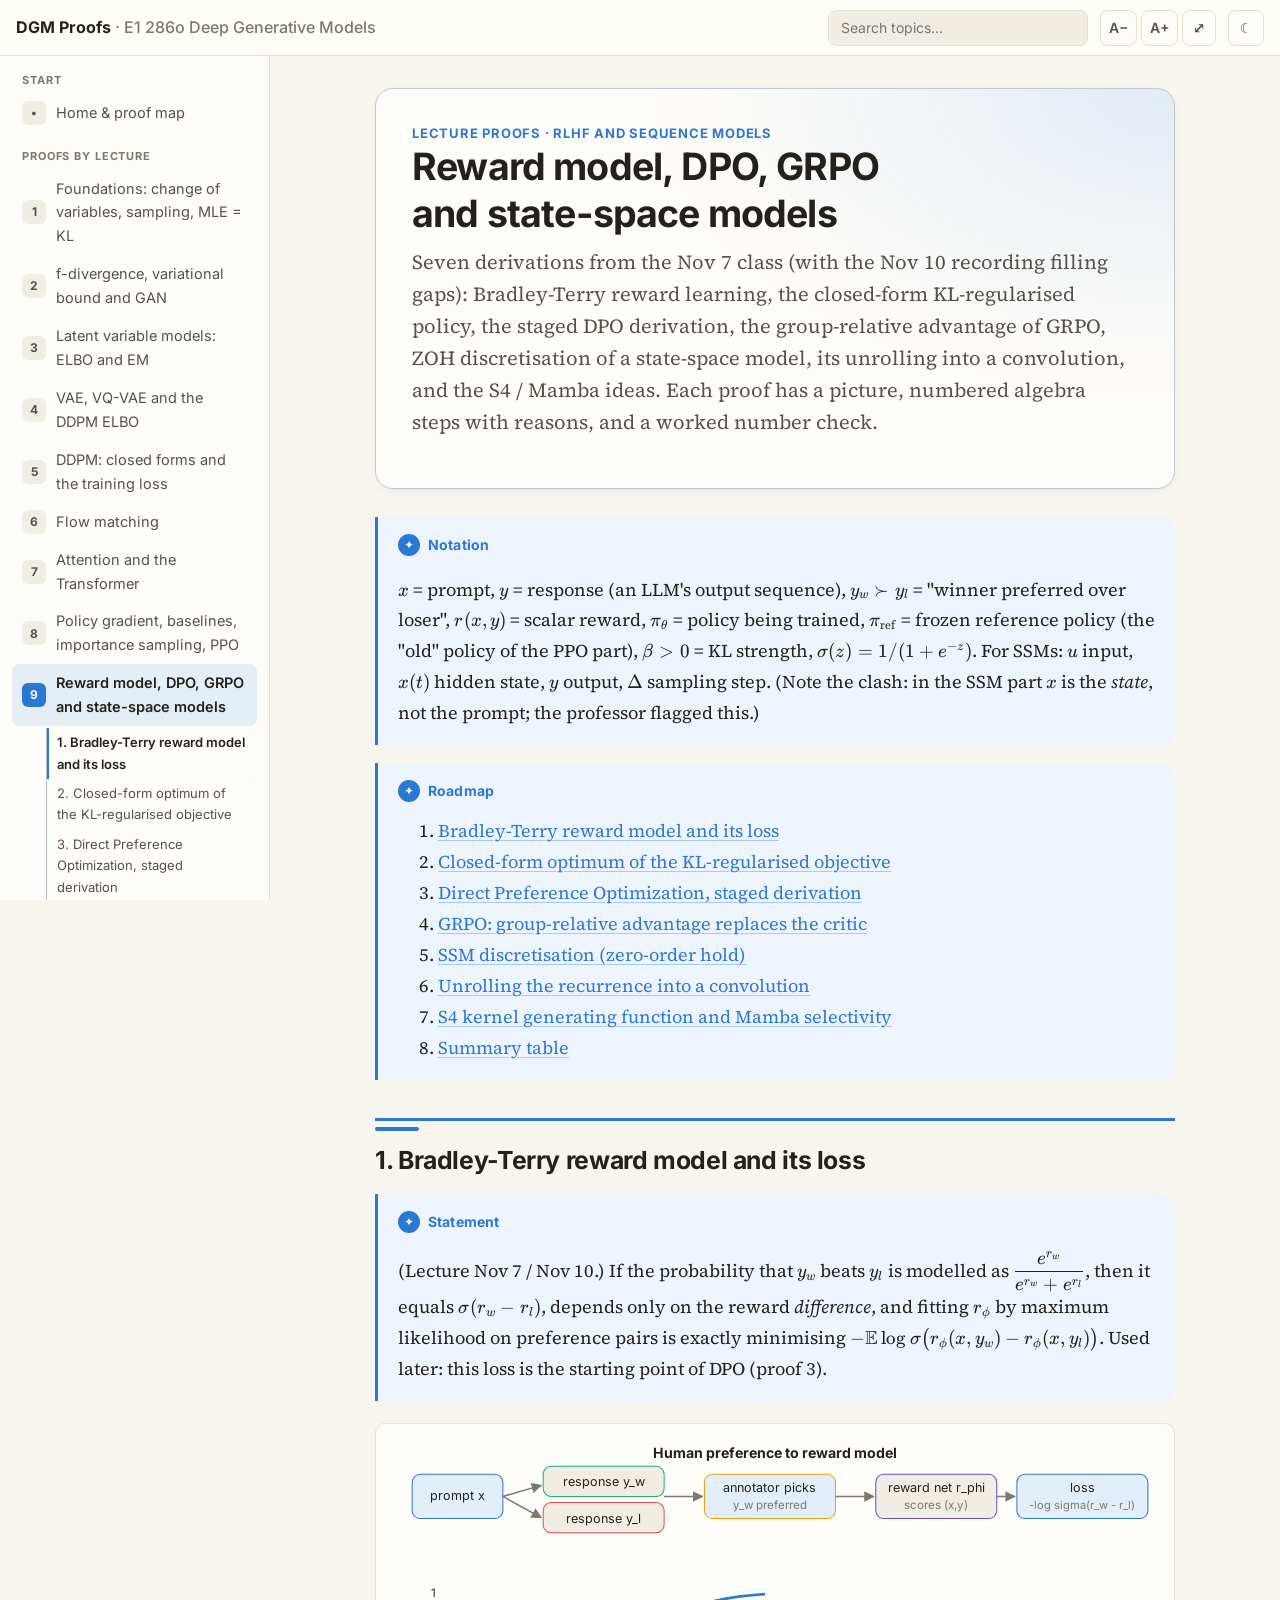
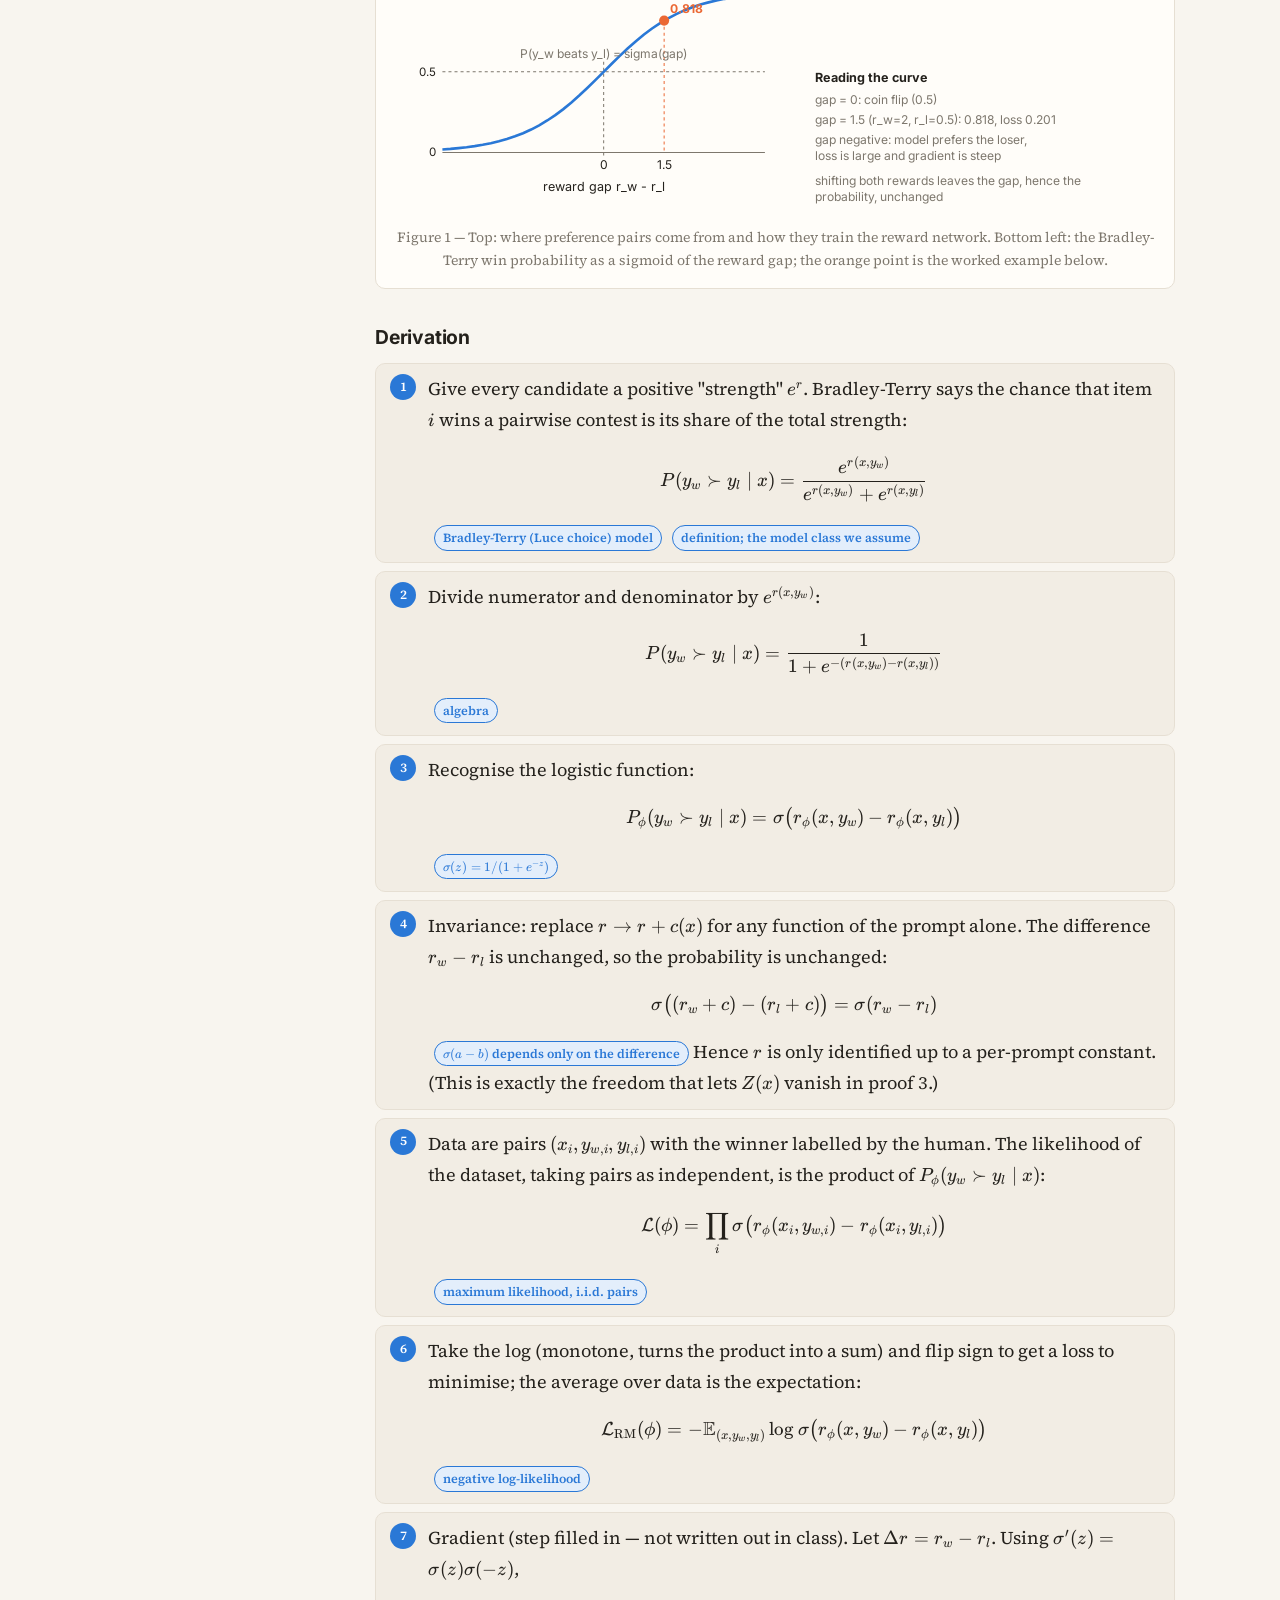
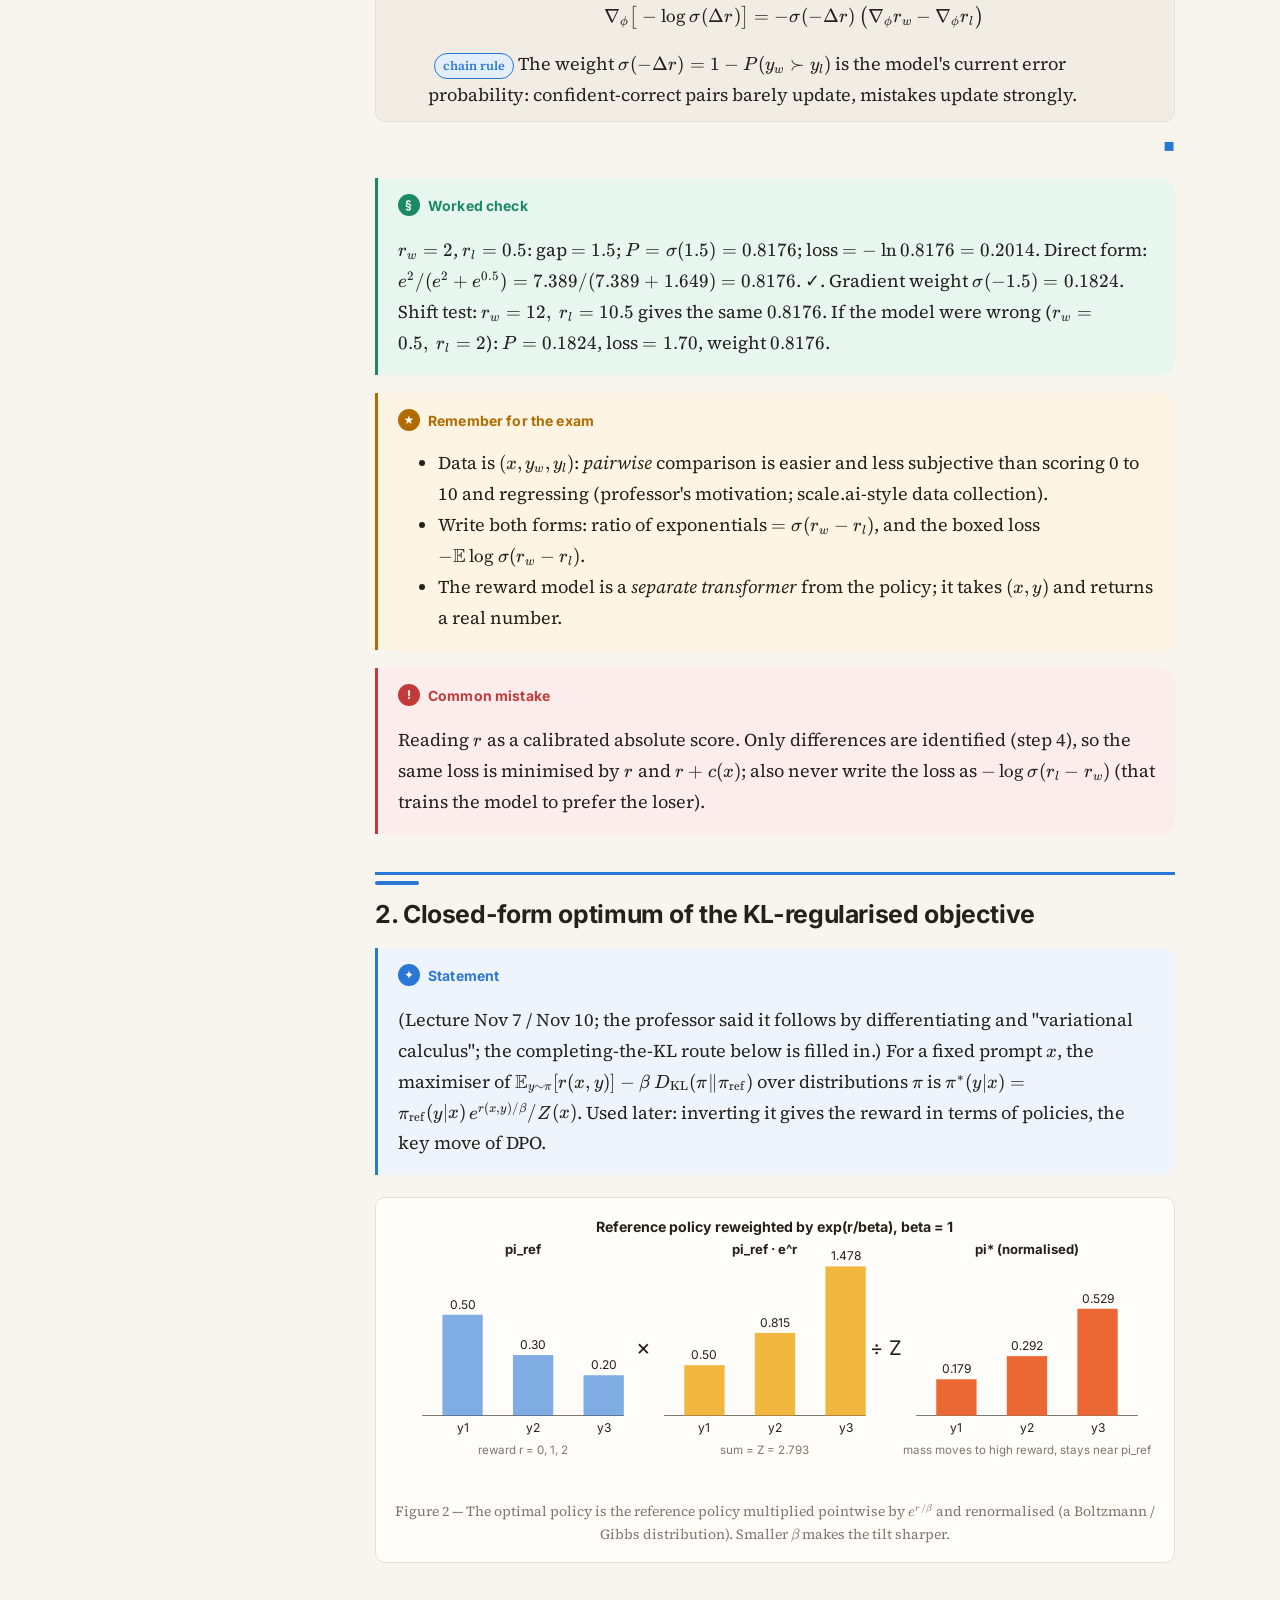
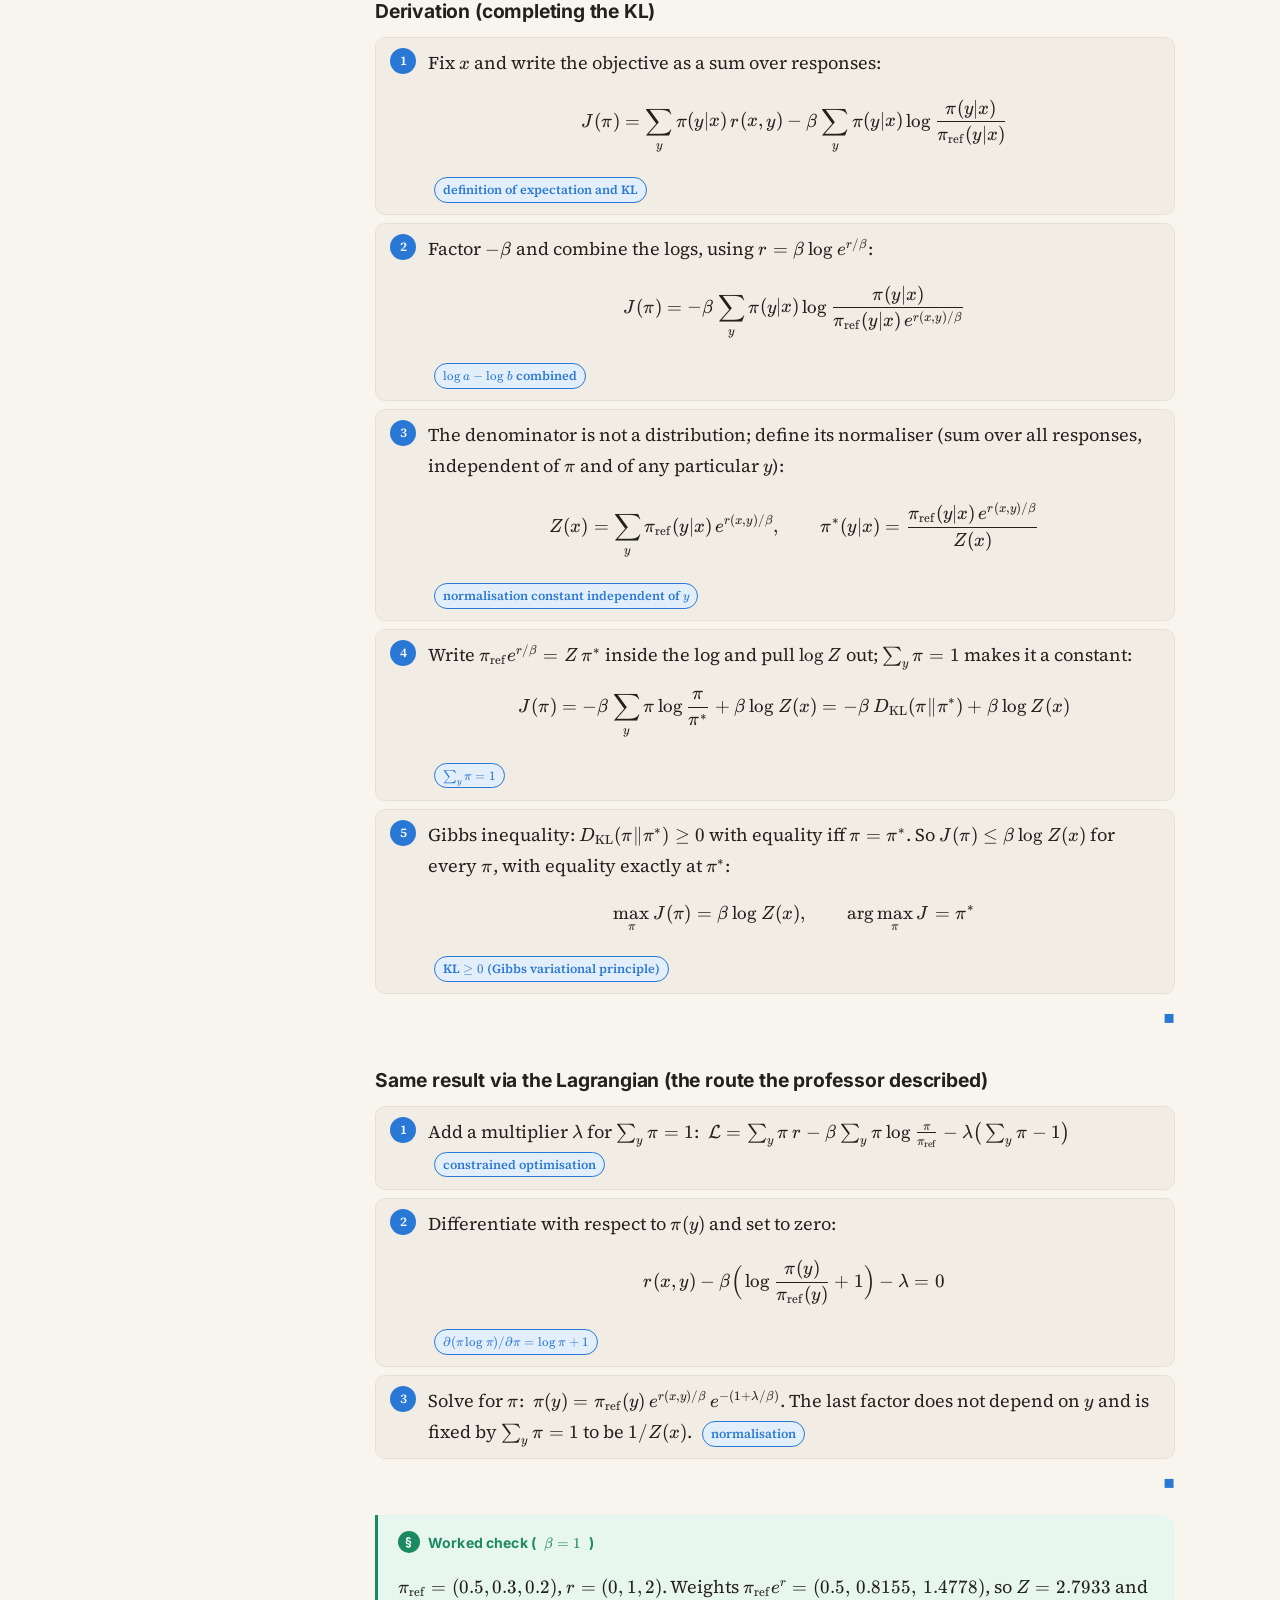
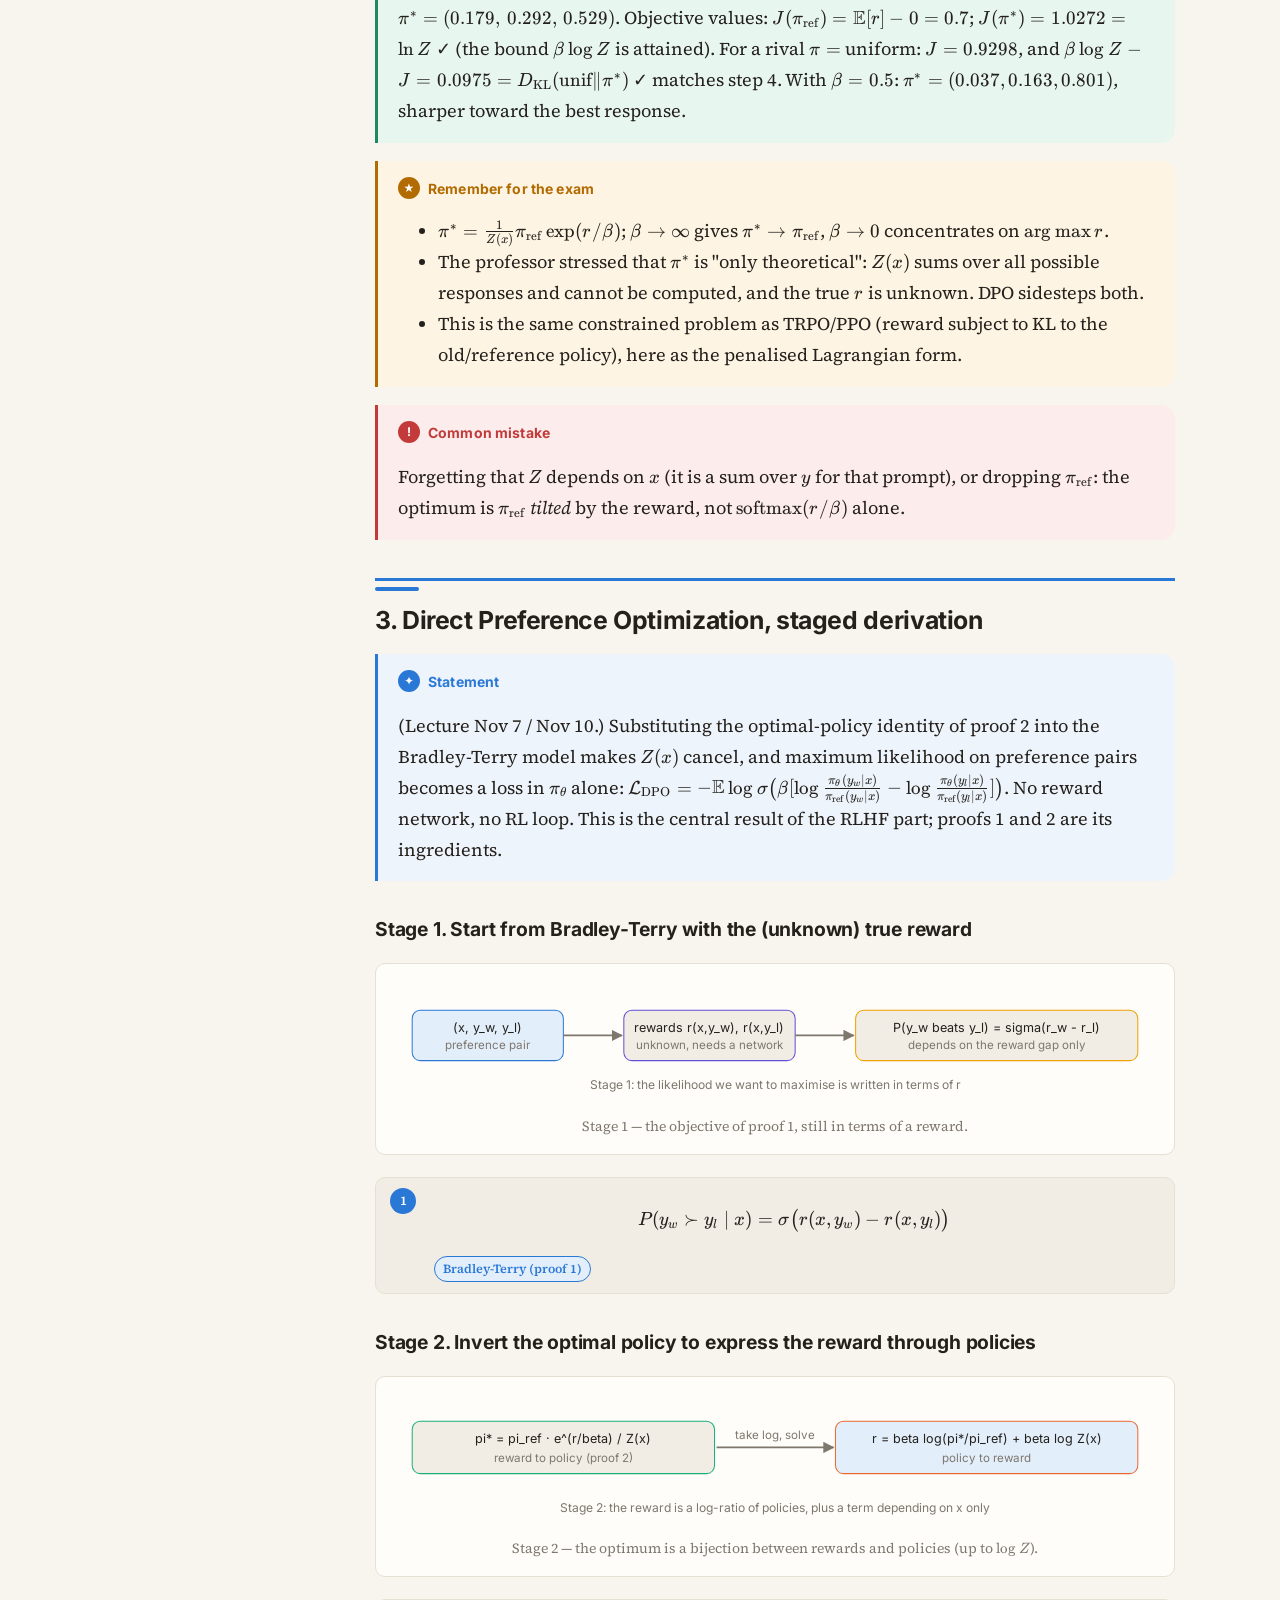
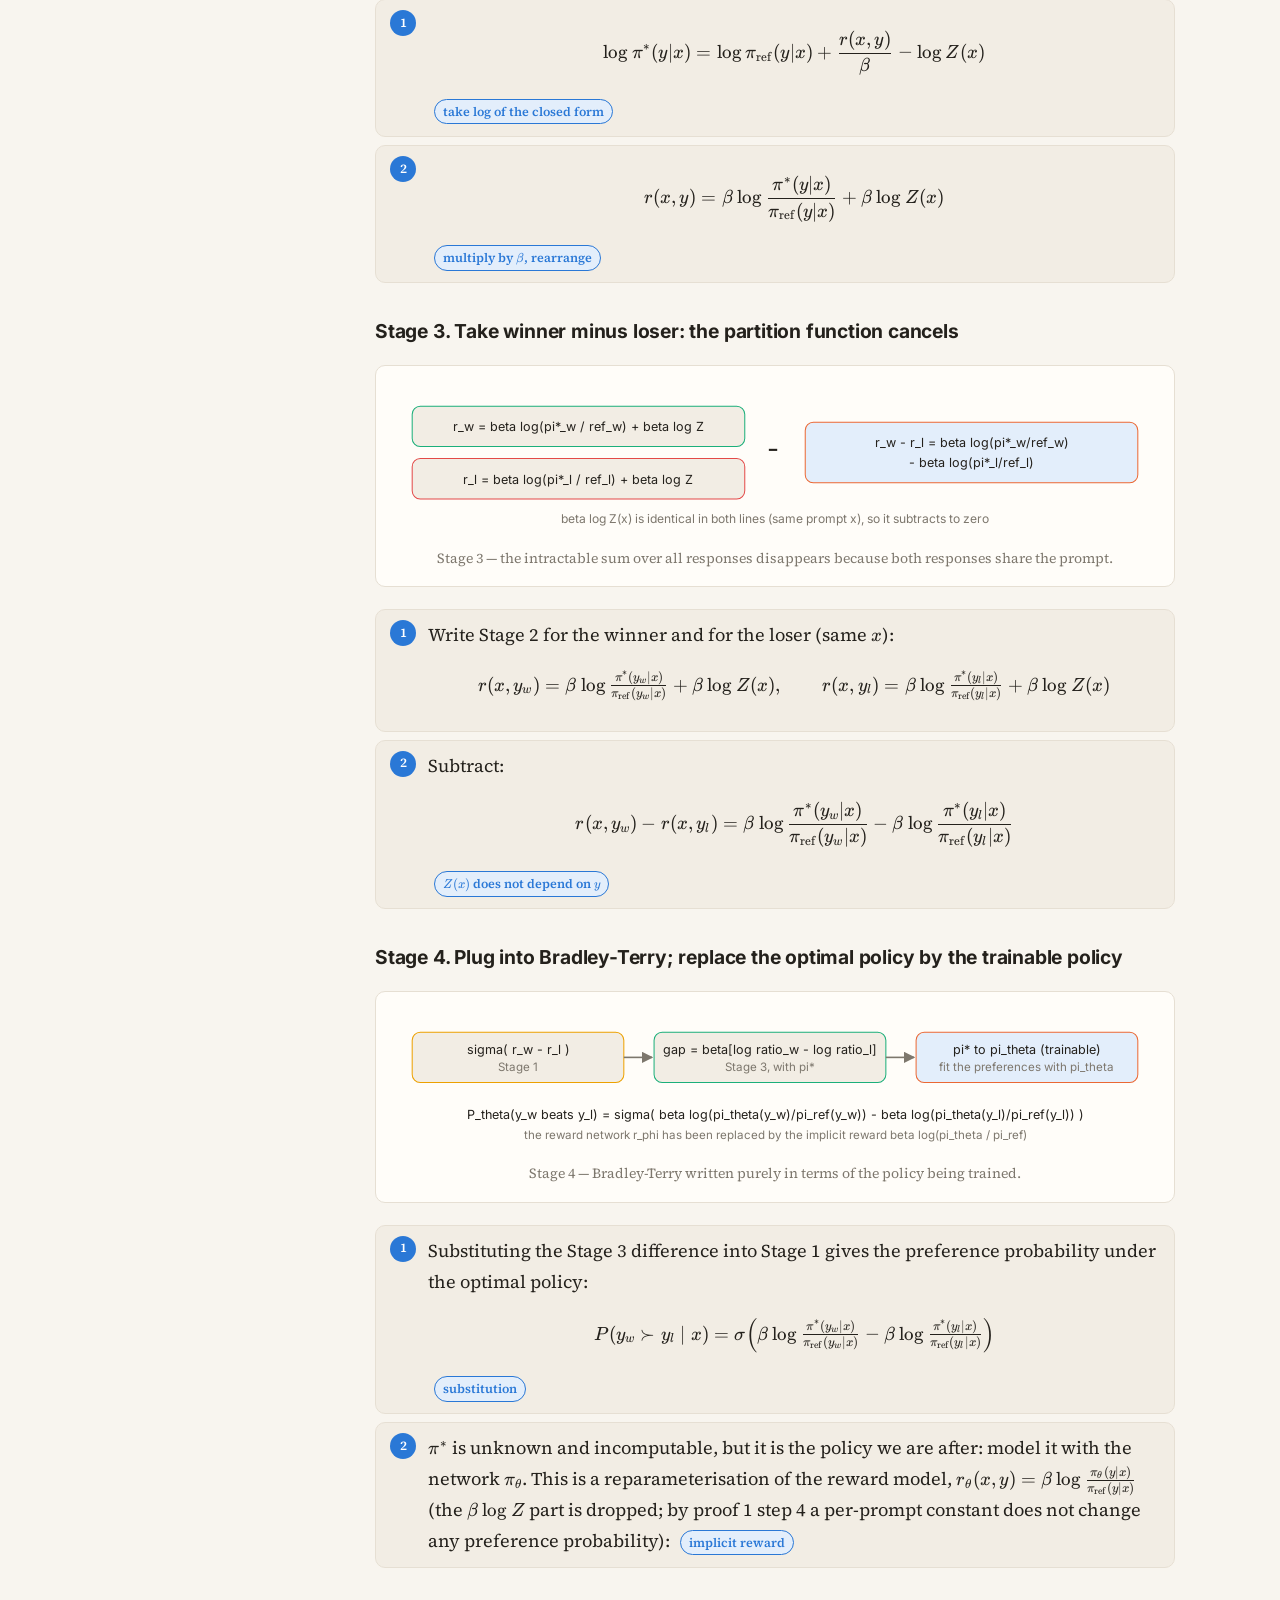
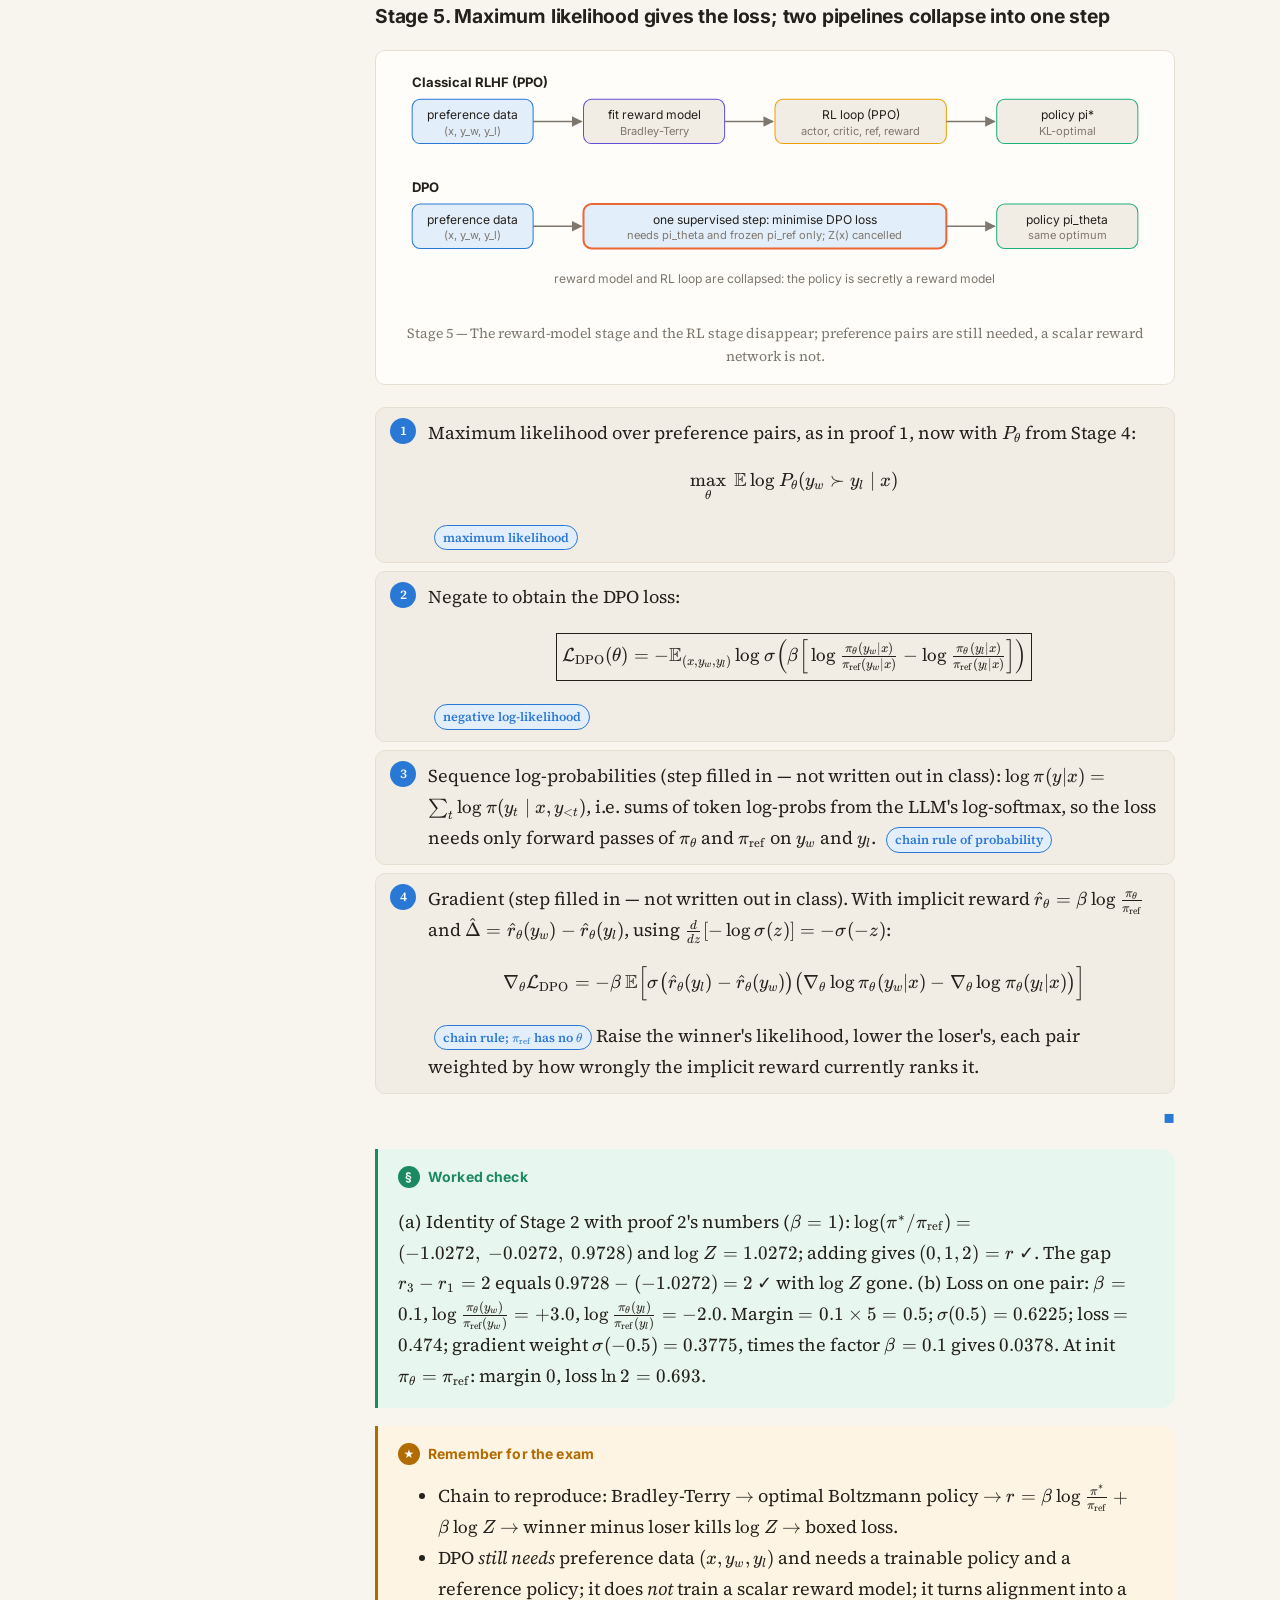
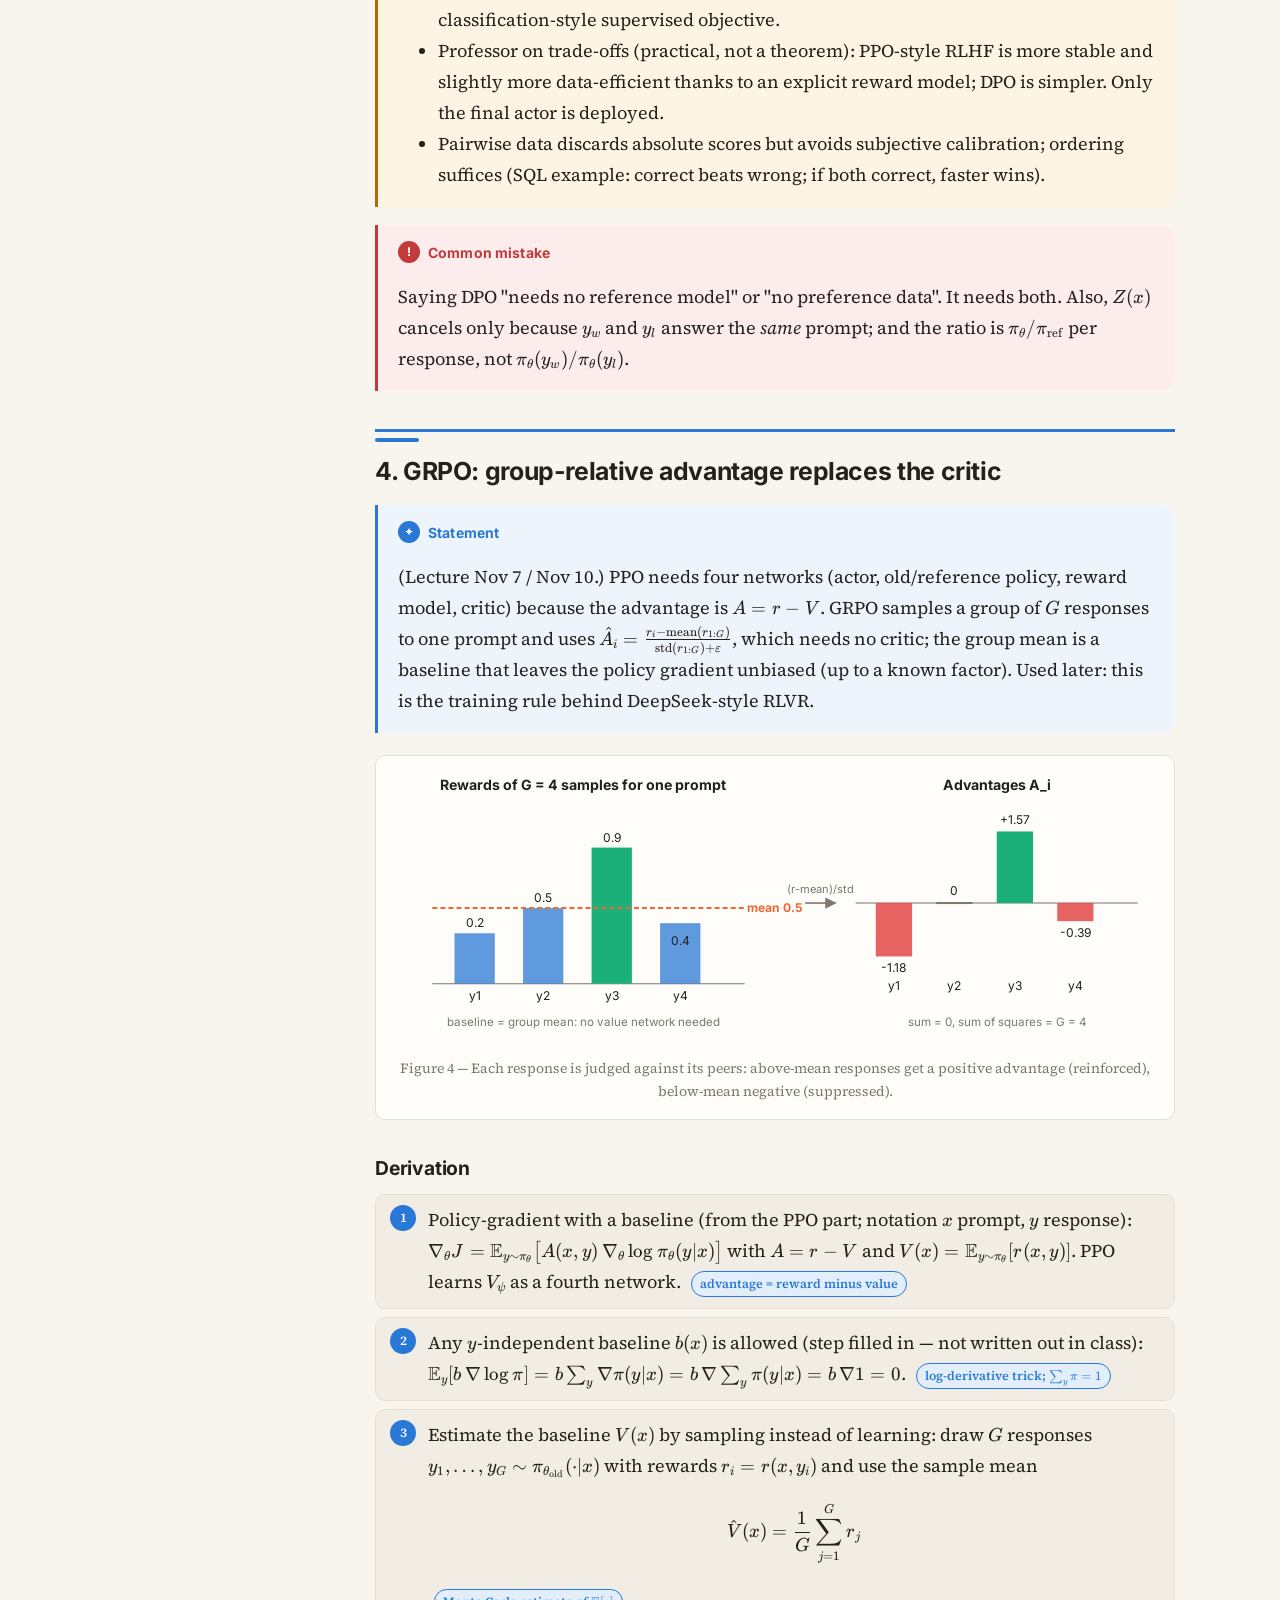
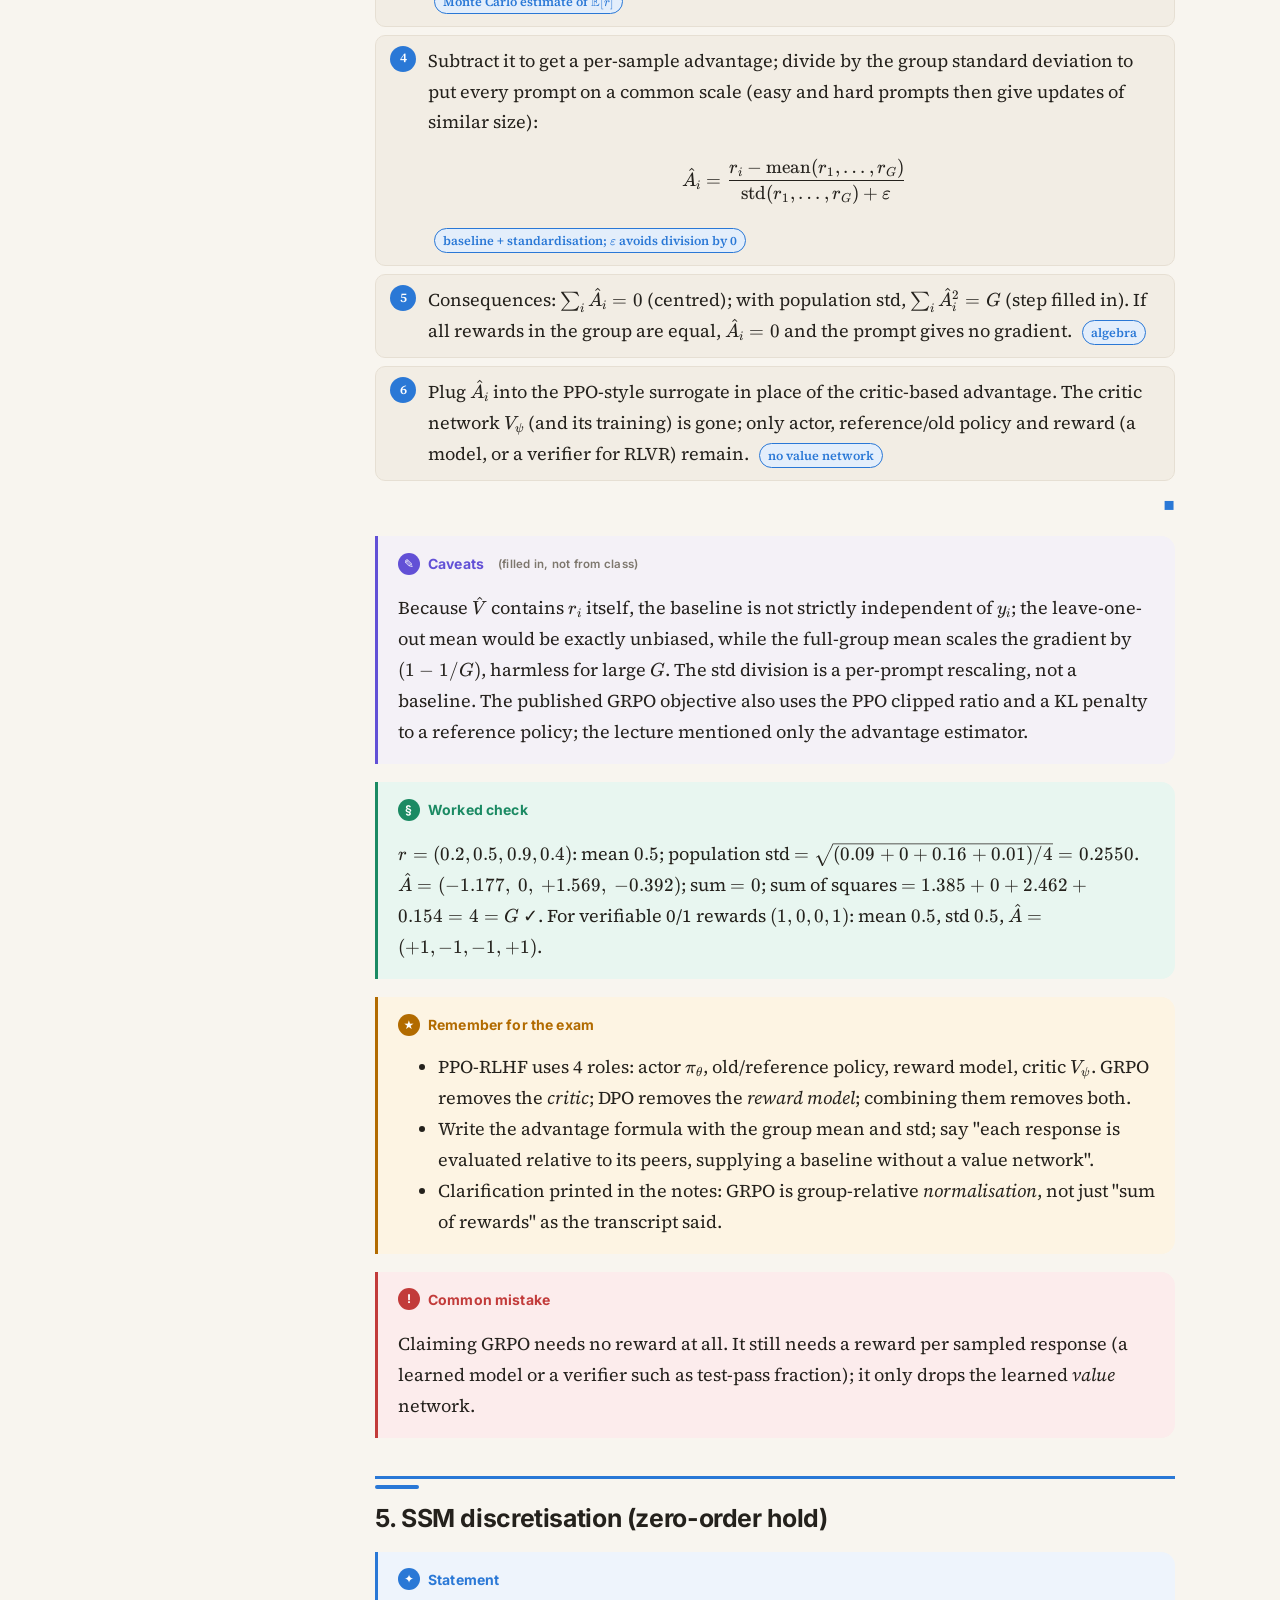
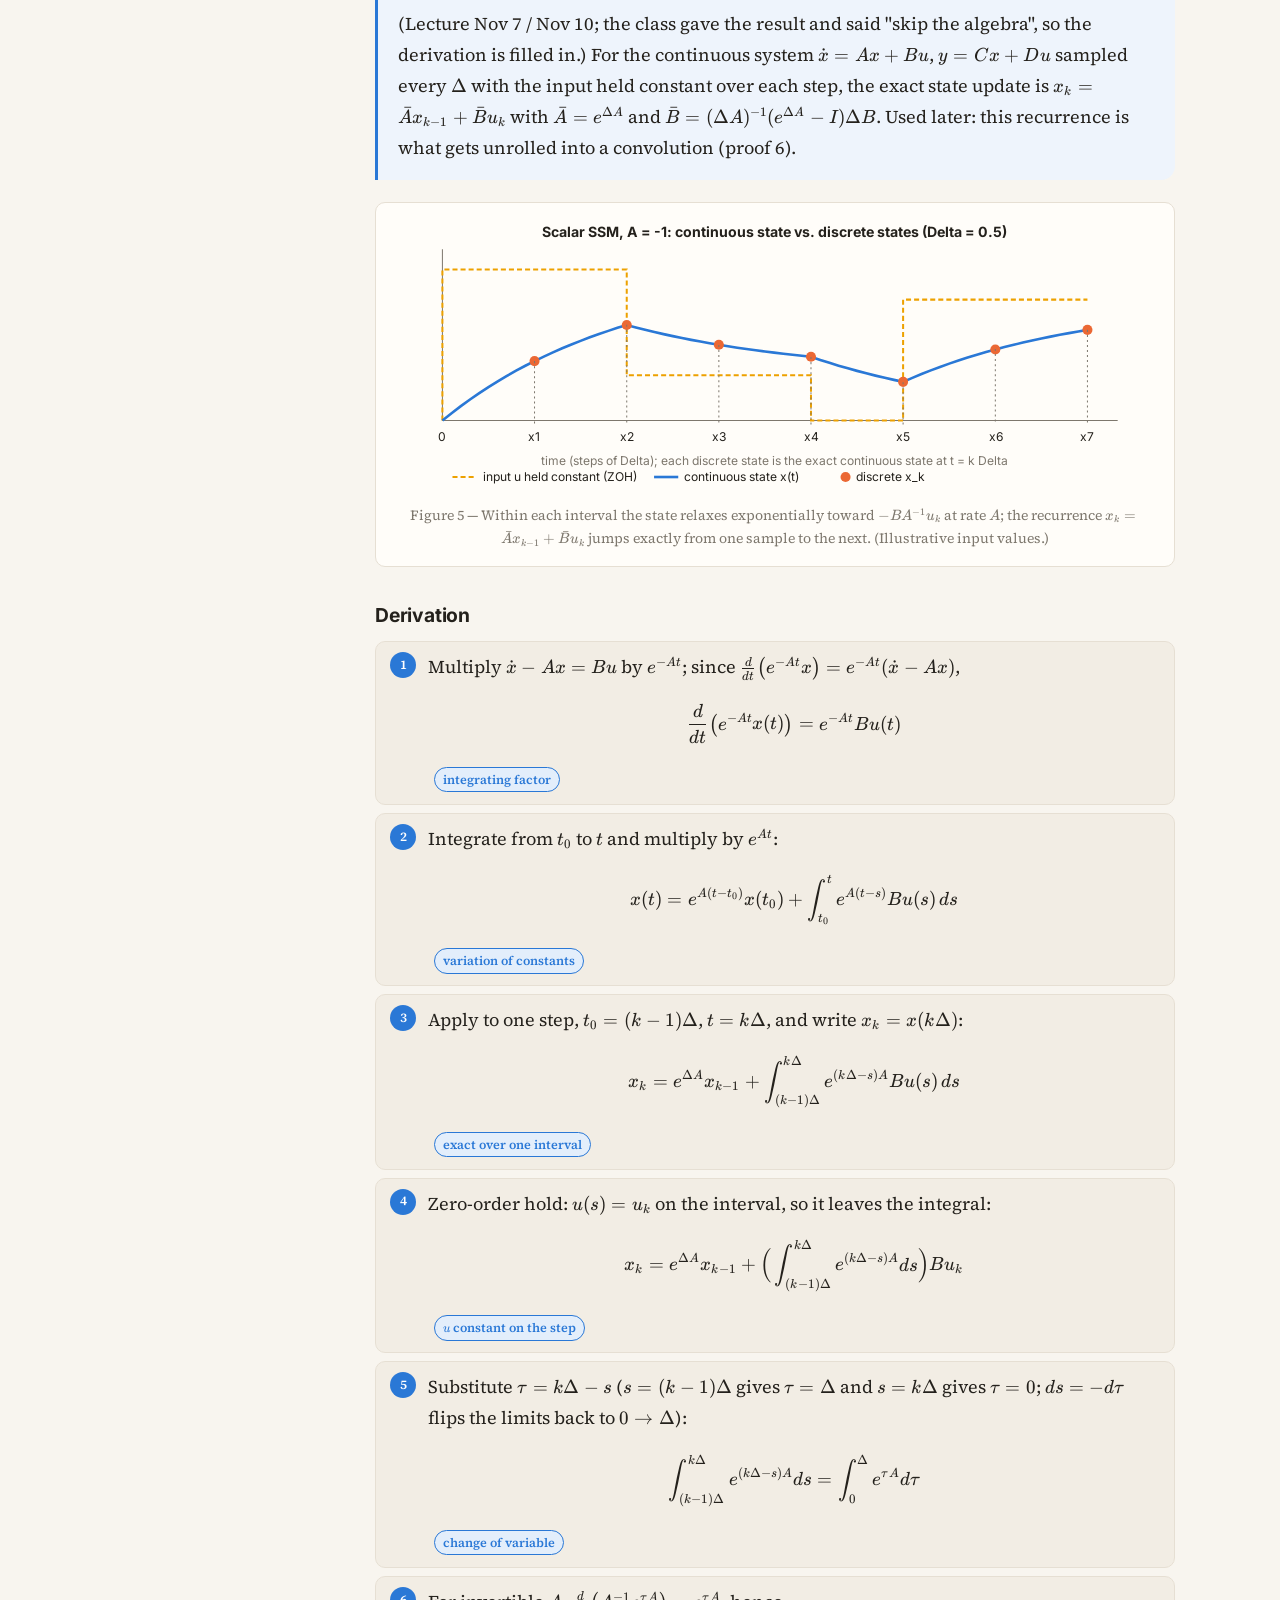
<file: p09_rlhf_ssm.html>
<!doctype html>
<html lang="en">
<head>
<meta charset="utf-8">
<meta name="viewport" content="width=device-width, initial-scale=1">
<title>Reward model, DPO, GRPO and state-space models — DGM Lecture Proofs</title>
<link rel="stylesheet" href="assets/vendor/katex/katex.min.css">
<link rel="stylesheet" href="assets/style.css">
<script defer src="assets/vendor/katex/katex.min.js"></script>
<script defer src="assets/vendor/katex/auto-render.min.js"></script>
<script defer src="assets/search-index.js"></script>
<script defer src="assets/site.js"></script>
</head>
<body data-page="p09" data-root=".">
<main class="content">

<div class="hero">
  <div class="kicker">Lecture proofs · RLHF and sequence models</div>
  <h1>Reward model, DPO, GRPO and state-space models</h1>
  <p class="lead">Seven derivations from the Nov 7 class (with the Nov 10 recording filling gaps): Bradley-Terry reward learning, the closed-form KL-regularised policy, the staged DPO derivation, the group-relative advantage of GRPO, ZOH discretisation of a state-space model, its unrolling into a convolution, and the S4 / Mamba ideas. Each proof has a picture, numbered algebra steps with reasons, and a worked number check.</p>
</div>

<div class="box key"><span class="box-title">Notation</span>
<p>$x$ = prompt, $y$ = response (an LLM's output sequence), $y_w \succ y_l$ = "winner preferred over loser", $r(x,y)$ = scalar reward, $\pi_\theta$ = policy being trained, $\pi_{\mathrm{ref}}$ = frozen reference policy (the "old" policy of the PPO part), $\beta>0$ = KL strength, $\sigma(z)=1/(1+e^{-z})$. For SSMs: $u$ input, $x(t)$ hidden state, $y$ output, $\Delta$ sampling step. (Note the clash: in the SSM part $x$ is the <em>state</em>, not the prompt; the professor flagged this.)</p></div>

<div class="box"><span class="box-title">Roadmap</span>
<ol class="small">
<li><a href="#bt">Bradley-Terry reward model and its loss</a></li>
<li><a href="#klopt">Closed-form optimum of the KL-regularised objective</a></li>
<li><a href="#dpo">Direct Preference Optimization, staged derivation</a></li>
<li><a href="#grpo">GRPO: group-relative advantage replaces the critic</a></li>
<li><a href="#zoh">SSM discretisation (zero-order hold)</a></li>
<li><a href="#conv">Unrolling the recurrence into a convolution</a></li>
<li><a href="#s4mamba">S4 kernel generating function and Mamba selectivity</a></li>
<li><a href="#summary">Summary table</a></li>
</ol></div>

<!-- ================================================================ -->
<h2 id="bt" class="proof-head">1. Bradley-Terry reward model and its loss</h2>

<div class="box key"><span class="box-title">Statement</span>
<p>(Lecture Nov 7 / Nov 10.) If the probability that $y_w$ beats $y_l$ is modelled as $\dfrac{e^{r_w}}{e^{r_w}+e^{r_l}}$, then it equals $\sigma(r_w-r_l)$, depends only on the reward <em>difference</em>, and fitting $r_\phi$ by maximum likelihood on preference pairs is exactly minimising $-\mathbb E\log\sigma\big(r_\phi(x,y_w)-r_\phi(x,y_l)\big)$. Used later: this loss is the starting point of DPO (proof 3).</p></div>

<figure class="diagram">
<svg viewBox="0 0 760 370" style="max-width:100%;height:auto" role="img" aria-label="Preference data pipeline and sigmoid of the reward difference">
  <defs><marker id="p09a1" viewBox="0 0 10 10" refX="9" refY="5" markerWidth="7" markerHeight="7" orient="auto"><path d="M0,0 L10,5 L0,10 z" fill="var(--text-3)"/></marker></defs>
  <text x="380" y="18" text-anchor="middle" font-size="14" font-weight="700">Human preference to reward model</text>
  <g font-size="12.5" text-anchor="middle">
    <rect x="20" y="34" width="90" height="44" rx="8" fill="var(--accent-soft)" stroke="var(--s1)"/><text x="65" y="60">prompt x</text>
    <rect x="150" y="26" width="120" height="30" rx="8" fill="var(--surface-2)" stroke="var(--s3)"/><text x="210" y="46">response y_w</text>
    <rect x="150" y="62" width="120" height="30" rx="8" fill="var(--surface-2)" stroke="var(--s8)"/><text x="210" y="82">response y_l</text>
    <rect x="310" y="34" width="130" height="44" rx="8" fill="var(--accent-soft)" stroke="var(--s4)"/><text x="375" y="52">annotator picks</text><text x="375" y="68" class="muted-t" font-size="11.5">y_w preferred</text>
    <rect x="480" y="34" width="120" height="44" rx="8" fill="var(--surface-2)" stroke="var(--s7)"/><text x="540" y="52">reward net r_phi</text><text x="540" y="68" class="muted-t" font-size="11.5">scores (x,y)</text>
    <rect x="620" y="34" width="130" height="44" rx="8" fill="var(--accent-soft)" stroke="var(--s1)"/><text x="685" y="52">loss</text><text x="685" y="68" class="muted-t" font-size="11">-log sigma(r_w - r_l)</text>
  </g>
  <line x1="110" y1="56" x2="148" y2="45" stroke="var(--text-3)" stroke-width="1.5" marker-end="url(#p09a1)"/>
  <line x1="110" y1="56" x2="148" y2="77" stroke="var(--text-3)" stroke-width="1.5" marker-end="url(#p09a1)"/>
  <line x1="270" y1="56" x2="308" y2="56" stroke="var(--text-3)" stroke-width="1.5" marker-end="url(#p09a1)"/>
  <line x1="440" y1="56" x2="478" y2="56" stroke="var(--text-3)" stroke-width="1.5" marker-end="url(#p09a1)"/>
  <line x1="600" y1="56" x2="618" y2="56" stroke="var(--text-3)" stroke-width="1.5" marker-end="url(#p09a1)"/>
  <g transform="translate(0,110)">
  <line x1="50" y1="200" x2="370" y2="200" stroke="var(--text-3)"/><line x1="210" y1="110" x2="210" y2="204" stroke="var(--text-3)" stroke-dasharray="3 3"/>
  <line x1="50" y1="120" x2="370" y2="120" stroke="var(--text-3)" stroke-dasharray="3 3"/>
  <path d="M50.0,197.1 L58.0,196.5 L66.0,195.7 L74.0,194.8 L82.0,193.7 L90.0,192.4 L98.0,190.8 L106.0,188.9 L114.0,186.7 L122.0,184.0 L130.0,180.9 L138.0,177.3 L146.0,173.1 L154.0,168.3 L162.0,163.0 L170.0,157.0 L178.0,150.4 L186.0,143.3 L194.0,135.8 L202.0,128.0 L210.0,120.0 L218.0,112.0 L226.0,104.2 L234.0,96.7 L242.0,89.6 L250.0,83.0 L258.0,77.0 L266.0,71.7 L274.0,66.9 L282.0,62.7 L290.0,59.1 L298.0,56.0 L306.0,53.3 L314.0,51.1 L322.0,49.2 L330.0,47.6 L338.0,46.3 L346.0,45.2 L354.0,44.3 L362.0,43.5 L370.0,42.9" fill="none" stroke="var(--s1)" stroke-width="2.6"/>
  <circle cx="270" cy="69.2" r="5" fill="var(--s2)"/>
  <line x1="270" y1="69.2" x2="270" y2="200" stroke="var(--s2)" stroke-dasharray="3 3"/>
  <text x="276" y="62" font-size="12" style="fill:var(--s2)" font-weight="700">0.818</text>
  <text x="270" y="216" text-anchor="middle" font-size="12">1.5</text><text x="210" y="216" text-anchor="middle" font-size="12">0</text>
  <text x="44" y="124" text-anchor="end" font-size="11.5">0.5</text><text x="44" y="46" text-anchor="end" font-size="11.5">1</text><text x="44" y="204" text-anchor="end" font-size="11.5">0</text>
  <text x="210" y="238" text-anchor="middle" font-size="12.5">reward gap  r_w - r_l</text>
  <text x="210" y="106" text-anchor="middle" font-size="12" class="muted-t">P(y_w beats y_l) = sigma(gap)</text>
  <!-- loss curve description -->
  <g font-size="12.5">
    <text x="420" y="130" font-weight="700">Reading the curve</text>
    <text x="420" y="152" class="muted-t" font-size="12">gap = 0: coin flip (0.5)</text>
    <text x="420" y="172" class="muted-t" font-size="12">gap = 1.5 (r_w=2, r_l=0.5): 0.818, loss 0.201</text>
    <text x="420" y="192" class="muted-t" font-size="12">gap negative: model prefers the loser,</text>
    <text x="420" y="208" class="muted-t" font-size="12">loss is large and gradient is steep</text>
    <text x="420" y="232" class="muted-t" font-size="12">shifting both rewards leaves the gap, hence the</text>
    <text x="420" y="248" class="muted-t" font-size="12">probability, unchanged</text>
  </g>
  </g>
</svg>
<figcaption class="small muted">Figure 1 — Top: where preference pairs come from and how they train the reward network. Bottom left: the Bradley-Terry win probability as a sigmoid of the reward gap; the orange point is the worked example below.</figcaption>
</figure>

<h3>Derivation</h3>
<ol class="steps">
<li>Give every candidate a positive "strength" $e^{r}$. Bradley-Terry says the chance that item $i$ wins a pairwise contest is its share of the total strength:
$$P(y_w\succ y_l\mid x)=\frac{e^{r(x,y_w)}}{e^{r(x,y_w)}+e^{r(x,y_l)}}$$ <span class="why">Bradley-Terry (Luce choice) model</span>
<span class="why">definition; the model class we assume</span></li>
<li>Divide numerator and denominator by $e^{r(x,y_w)}$:
$$P(y_w\succ y_l\mid x)=\frac{1}{1+e^{-(r(x,y_w)-r(x,y_l))}}$$ <span class="why">algebra</span></li>
<li>Recognise the logistic function:
$$P_\phi(y_w\succ y_l\mid x)=\sigma\big(r_\phi(x,y_w)-r_\phi(x,y_l)\big)$$ <span class="why">$\sigma(z)=1/(1+e^{-z})$</span></li>
<li>Invariance: replace $r\to r+c(x)$ for any function of the prompt alone. The difference $r_w-r_l$ is unchanged, so the probability is unchanged:
$$\sigma\big((r_w+c)-(r_l+c)\big)=\sigma(r_w-r_l)$$ <span class="why">$\sigma(a-b)$ depends only on the difference</span>
Hence $r$ is only identified up to a per-prompt constant. (This is exactly the freedom that lets $Z(x)$ vanish in proof 3.)</li>
<li>Data are pairs $(x_i,y_{w,i},y_{l,i})$ with the winner labelled by the human. The likelihood of the dataset, taking pairs as independent, is the product of $P_\phi(y_w\succ y_l\mid x)$:
$$\mathcal L(\phi)=\prod_i\sigma\big(r_\phi(x_i,y_{w,i})-r_\phi(x_i,y_{l,i})\big)$$ <span class="why">maximum likelihood, i.i.d. pairs</span></li>
<li>Take the log (monotone, turns the product into a sum) and flip sign to get a loss to minimise; the average over data is the expectation:
$$\mathcal L_{\mathrm{RM}}(\phi)=-\mathbb E_{(x,y_w,y_l)}\log\sigma\big(r_\phi(x,y_w)-r_\phi(x,y_l)\big)$$ <span class="why">negative log-likelihood</span></li>
<li>Gradient (step filled in — not written out in class). Let $\Delta r=r_w-r_l$. Using $\sigma'(z)=\sigma(z)\sigma(-z)$,
$$\nabla_\phi\big[-\log\sigma(\Delta r)\big]=-\sigma(-\Delta r)\,\big(\nabla_\phi r_w-\nabla_\phi r_l\big)$$ <span class="why">chain rule</span>
The weight $\sigma(-\Delta r)=1-P(y_w\succ y_l)$ is the model's current error probability: confident-correct pairs barely update, mistakes update strongly.</li>
</ol>
<div class="qed">&blacksquare;</div>

<div class="box def"><span class="box-title">Worked check</span>
<p>$r_w=2$, $r_l=0.5$: gap $=1.5$; $P=\sigma(1.5)=0.8176$; loss $=-\ln 0.8176=0.2014$. Direct form: $e^{2}/(e^{2}+e^{0.5})=7.389/(7.389+1.649)=0.8176$. ✓. Gradient weight $\sigma(-1.5)=0.1824$. Shift test: $r_w=12,\ r_l=10.5$ gives the same $0.8176$. If the model were wrong ($r_w=0.5,\ r_l=2$): $P=0.1824$, loss $=1.70$, weight $0.8176$.</p></div>

<div class="box exam"><span class="box-title">Remember for the exam</span>
<ul>
<li>Data is $(x,y_w,y_l)$: <em>pairwise</em> comparison is easier and less subjective than scoring 0 to 10 and regressing (professor's motivation; scale.ai-style data collection).</li>
<li>Write both forms: ratio of exponentials $=\sigma(r_w-r_l)$, and the boxed loss $-\mathbb E\log\sigma(r_w-r_l)$.</li>
<li>The reward model is a <em>separate transformer</em> from the policy; it takes $(x,y)$ and returns a real number.</li>
</ul></div>
<div class="box pitfall"><span class="box-title">Common mistake</span>
<p>Reading $r$ as a calibrated absolute score. Only differences are identified (step 4), so the same loss is minimised by $r$ and $r+c(x)$; also never write the loss as $-\log\sigma(r_l-r_w)$ (that trains the model to prefer the loser).</p></div>

<!-- ================================================================ -->
<h2 id="klopt" class="proof-head">2. Closed-form optimum of the KL-regularised objective</h2>

<div class="box key"><span class="box-title">Statement</span>
<p>(Lecture Nov 7 / Nov 10; the professor said it follows by differentiating and "variational calculus"; the completing-the-KL route below is filled in.) For a fixed prompt $x$, the maximiser of $\mathbb E_{y\sim\pi}[r(x,y)]-\beta\,D_{\mathrm{KL}}(\pi\|\pi_{\mathrm{ref}})$ over distributions $\pi$ is $\pi^*(y|x)=\pi_{\mathrm{ref}}(y|x)\,e^{r(x,y)/\beta}/Z(x)$. Used later: inverting it gives the reward in terms of policies, the key move of DPO.</p></div>

<figure class="diagram">
<svg viewBox="0 0 760 270" style="max-width:100%;height:auto" role="img" aria-label="Reference policy reweighted by exp(r) and normalised">
  <text x="380" y="18" text-anchor="middle" font-size="14" font-weight="700">Reference policy reweighted by exp(r/beta), beta = 1</text>
  <!-- panel 1 ref -->
  <line x1="30" y1="200" x2="230" y2="200" stroke="var(--text-3)"/>
  <rect x="50" y="100" width="40" height="100" fill="var(--s1)" opacity=".6"/><rect x="120" y="140" width="40" height="60" fill="var(--s1)" opacity=".6"/><rect x="190" y="160" width="40" height="40" fill="var(--s1)" opacity=".6"/>
  <g font-size="12" text-anchor="middle"><text x="70" y="94">0.50</text><text x="140" y="134">0.30</text><text x="210" y="154">0.20</text>
  <text x="70" y="216">y1</text><text x="140" y="216">y2</text><text x="210" y="216">y3</text></g>
  <text x="130" y="40" text-anchor="middle" font-size="13" font-weight="700">pi_ref</text>
  <text x="130" y="238" text-anchor="middle" font-size="11.5" class="muted-t">reward r = 0, 1, 2</text>
  <text x="250" y="140" text-anchor="middle" font-size="22">×</text>
  <!-- panel 2 weights -->
  <line x1="270" y1="200" x2="470" y2="200" stroke="var(--text-3)"/>
  <rect x="290" y="150" width="40" height="50" fill="var(--s4)" opacity=".75"/><rect x="360" y="118" width="40" height="82" fill="var(--s4)" opacity=".75"/><rect x="430" y="52" width="40" height="148" fill="var(--s4)" opacity=".75"/>
  <g font-size="12" text-anchor="middle"><text x="310" y="144">0.50</text><text x="380" y="112">0.815</text><text x="450" y="46">1.478</text>
  <text x="310" y="216">y1</text><text x="380" y="216">y2</text><text x="450" y="216">y3</text></g>
  <text x="370" y="40" text-anchor="middle" font-size="13" font-weight="700">pi_ref · e^r</text>
  <text x="370" y="238" text-anchor="middle" font-size="11.5" class="muted-t">sum = Z = 2.793</text>
  <text x="490" y="140" text-anchor="middle" font-size="20">÷ Z</text>
  <!-- panel 3 -->
  <line x1="520" y1="200" x2="740" y2="200" stroke="var(--text-3)"/>
  <rect x="540" y="164" width="40" height="36" fill="var(--s2)"/><rect x="610" y="141" width="40" height="59" fill="var(--s2)"/><rect x="680" y="94" width="40" height="106" fill="var(--s2)"/>
  <g font-size="12" text-anchor="middle"><text x="560" y="158">0.179</text><text x="630" y="135">0.292</text><text x="700" y="88">0.529</text>
  <text x="560" y="216">y1</text><text x="630" y="216">y2</text><text x="700" y="216">y3</text></g>
  <text x="630" y="40" text-anchor="middle" font-size="13" font-weight="700">pi* (normalised)</text>
  <text x="630" y="238" text-anchor="middle" font-size="11.5" class="muted-t">mass moves to high reward, stays near pi_ref</text>
</svg>
<figcaption class="small muted">Figure 2 — The optimal policy is the reference policy multiplied pointwise by $e^{r/\beta}$ and renormalised (a Boltzmann / Gibbs distribution). Smaller $\beta$ makes the tilt sharper.</figcaption>
</figure>

<h3>Derivation (completing the KL)</h3>
<ol class="steps">
<li>Fix $x$ and write the objective as a sum over responses:
$$J(\pi)=\sum_y\pi(y|x)\,r(x,y)-\beta\sum_y\pi(y|x)\log\frac{\pi(y|x)}{\pi_{\mathrm{ref}}(y|x)}$$ <span class="why">definition of expectation and KL</span></li>
<li>Factor $-\beta$ and combine the logs, using $r=\beta\log e^{r/\beta}$:
$$J(\pi)=-\beta\sum_y\pi(y|x)\log\frac{\pi(y|x)}{\pi_{\mathrm{ref}}(y|x)\,e^{r(x,y)/\beta}}$$ <span class="why">$\log a-\log b$ combined</span></li>
<li>The denominator is not a distribution; define its normaliser (sum over all responses, independent of $\pi$ and of any particular $y$):
$$Z(x)=\sum_y\pi_{\mathrm{ref}}(y|x)\,e^{r(x,y)/\beta},\qquad \pi^*(y|x)=\frac{\pi_{\mathrm{ref}}(y|x)\,e^{r(x,y)/\beta}}{Z(x)}$$ <span class="why">normalisation constant independent of $y$</span></li>
<li>Write $\pi_{\mathrm{ref}}e^{r/\beta}=Z\,\pi^*$ inside the log and pull $\log Z$ out; $\sum_y\pi=1$ makes it a constant:
$$J(\pi)=-\beta\sum_y\pi\log\frac{\pi}{\pi^*}+\beta\log Z(x)=-\beta\,D_{\mathrm{KL}}(\pi\|\pi^*)+\beta\log Z(x)$$ <span class="why">$\sum_y\pi=1$</span></li>
<li>Gibbs inequality: $D_{\mathrm{KL}}(\pi\|\pi^*)\ge0$ with equality iff $\pi=\pi^*$. So $J(\pi)\le\beta\log Z(x)$ for every $\pi$, with equality exactly at $\pi^*$:
$$\max_\pi J(\pi)=\beta\log Z(x),\qquad \arg\max_\pi J=\pi^*$$ <span class="why">KL $\ge0$ (Gibbs variational principle)</span></li>
</ol>
<div class="qed">&blacksquare;</div>

<h3>Same result via the Lagrangian (the route the professor described)</h3>
<ol class="steps">
<li>Add a multiplier $\lambda$ for $\sum_y\pi=1$: $\ \mathcal L=\sum_y\pi\,r-\beta\sum_y\pi\log\frac{\pi}{\pi_{\mathrm{ref}}}-\lambda\big(\sum_y\pi-1\big)$ <span class="why">constrained optimisation</span></li>
<li>Differentiate with respect to $\pi(y)$ and set to zero:
$$r(x,y)-\beta\Big(\log\frac{\pi(y)}{\pi_{\mathrm{ref}}(y)}+1\Big)-\lambda=0$$ <span class="why">$\partial(\pi\log\pi)/\partial\pi=\log\pi+1$</span></li>
<li>Solve for $\pi$: $\ \pi(y)=\pi_{\mathrm{ref}}(y)\,e^{r(x,y)/\beta}\,e^{-(1+\lambda/\beta)}$. The last factor does not depend on $y$ and is fixed by $\sum_y\pi=1$ to be $1/Z(x)$. <span class="why">normalisation</span></li>
</ol>
<div class="qed">&blacksquare;</div>

<div class="box def"><span class="box-title">Worked check ($\beta=1$)</span>
<p>$\pi_{\mathrm{ref}}=(0.5,0.3,0.2)$, $r=(0,1,2)$. Weights $\pi_{\mathrm{ref}}e^{r}=(0.5,\,0.8155,\,1.4778)$, so $Z=2.7933$ and $\pi^*=(0.179,\,0.292,\,0.529)$. Objective values: $J(\pi_{\mathrm{ref}})=\mathbb E[r]-0=0.7$; $J(\pi^*)=1.0272=\ln Z$ ✓ (the bound $\beta\log Z$ is attained). For a rival $\pi=$ uniform: $J=0.9298$, and $\beta\log Z-J=0.0975=D_{\mathrm{KL}}(\text{unif}\|\pi^*)$ ✓ matches step 4. With $\beta=0.5$: $\pi^*=(0.037,0.163,0.801)$, sharper toward the best response.</p></div>

<div class="box exam"><span class="box-title">Remember for the exam</span>
<ul>
<li>$\pi^*=\frac1{Z(x)}\pi_{\mathrm{ref}}\exp(r/\beta)$; $\beta\to\infty$ gives $\pi^*\to\pi_{\mathrm{ref}}$, $\beta\to0$ concentrates on $\arg\max r$.</li>
<li>The professor stressed that $\pi^*$ is "only theoretical": $Z(x)$ sums over all possible responses and cannot be computed, and the true $r$ is unknown. DPO sidesteps both.</li>
<li>This is the same constrained problem as TRPO/PPO (reward subject to KL to the old/reference policy), here as the penalised Lagrangian form.</li>
</ul></div>
<div class="box pitfall"><span class="box-title">Common mistake</span>
<p>Forgetting that $Z$ depends on $x$ (it is a sum over $y$ for that prompt), or dropping $\pi_{\mathrm{ref}}$: the optimum is $\pi_{\mathrm{ref}}$ <em>tilted</em> by the reward, not $\mathrm{softmax}(r/\beta)$ alone.</p></div>

<!-- ================================================================ -->
<h2 id="dpo" class="proof-head">3. Direct Preference Optimization, staged derivation</h2>

<div class="box key"><span class="box-title">Statement</span>
<p>(Lecture Nov 7 / Nov 10.) Substituting the optimal-policy identity of proof 2 into the Bradley-Terry model makes $Z(x)$ cancel, and maximum likelihood on preference pairs becomes a loss in $\pi_\theta$ alone: $\mathcal L_{\mathrm{DPO}}=-\mathbb E\log\sigma\big(\beta[\log\frac{\pi_\theta(y_w|x)}{\pi_{\mathrm{ref}}(y_w|x)}-\log\frac{\pi_\theta(y_l|x)}{\pi_{\mathrm{ref}}(y_l|x)}]\big)$. No reward network, no RL loop. This is the central result of the RLHF part; proofs 1 and 2 are its ingredients.</p></div>

<h3>Stage 1. Start from Bradley-Terry with the (unknown) true reward</h3>
<figure class="diagram">
<svg viewBox="0 0 760 120" style="max-width:100%;height:auto" role="img" aria-label="Stage 1: Bradley-Terry with a reward">
  <defs><marker id="p09b1" viewBox="0 0 10 10" refX="9" refY="5" markerWidth="7" markerHeight="7" orient="auto"><path d="M0,0 L10,5 L0,10 z" fill="var(--text-3)"/></marker></defs>
  <g font-size="12.5" text-anchor="middle">
    <rect x="20" y="30" width="150" height="50" rx="8" fill="var(--accent-soft)" stroke="var(--s1)"/><text x="95" y="52">(x, y_w, y_l)</text><text x="95" y="68" class="muted-t" font-size="11.5">preference pair</text>
    <rect x="230" y="30" width="170" height="50" rx="8" fill="var(--surface-2)" stroke="var(--s7)"/><text x="315" y="52">rewards r(x,y_w), r(x,y_l)</text><text x="315" y="68" class="muted-t" font-size="11.5">unknown, needs a network</text>
    <rect x="460" y="30" width="280" height="50" rx="8" fill="var(--surface-2)" stroke="var(--s4)"/><text x="600" y="52">P(y_w beats y_l) = sigma(r_w - r_l)</text><text x="600" y="68" class="muted-t" font-size="11.5">depends on the reward gap only</text>
  </g>
  <line x1="170" y1="55" x2="228" y2="55" stroke="var(--text-3)" stroke-width="1.6" marker-end="url(#p09b1)"/>
  <line x1="400" y1="55" x2="458" y2="55" stroke="var(--text-3)" stroke-width="1.6" marker-end="url(#p09b1)"/>
  <text x="380" y="108" text-anchor="middle" font-size="12" class="muted-t">Stage 1: the likelihood we want to maximise is written in terms of r</text>
</svg>
<figcaption class="small muted">Stage 1 — the objective of proof 1, still in terms of a reward.</figcaption>
</figure>
<ol class="steps">
<li>$$P(y_w\succ y_l\mid x)=\sigma\big(r(x,y_w)-r(x,y_l)\big)$$ <span class="why">Bradley-Terry (proof 1)</span></li>
</ol>

<h3>Stage 2. Invert the optimal policy to express the reward through policies</h3>
<figure class="diagram">
<svg viewBox="0 0 760 130" style="max-width:100%;height:auto" role="img" aria-label="Stage 2: invert the optimal policy">
  <defs><marker id="p09b2" viewBox="0 0 10 10" refX="9" refY="5" markerWidth="7" markerHeight="7" orient="auto"><path d="M0,0 L10,5 L0,10 z" fill="var(--text-3)"/></marker></defs>
  <g font-size="12.5" text-anchor="middle">
    <rect x="20" y="28" width="300" height="52" rx="8" fill="var(--surface-2)" stroke="var(--s3)"/><text x="170" y="50">pi* = pi_ref · e^(r/beta) / Z(x)</text><text x="170" y="68" class="muted-t" font-size="11.5">reward to policy (proof 2)</text>
    <rect x="440" y="28" width="300" height="52" rx="8" fill="var(--accent-soft)" stroke="var(--s2)"/><text x="590" y="50">r = beta log(pi*/pi_ref) + beta log Z(x)</text><text x="590" y="68" class="muted-t" font-size="11.5">policy to reward</text>
  </g>
  <line x1="322" y1="54" x2="438" y2="54" stroke="var(--text-3)" stroke-width="1.6" marker-end="url(#p09b2)"/>
  <text x="380" y="46" text-anchor="middle" font-size="11.5" class="muted-t">take log, solve</text>
  <text x="380" y="118" text-anchor="middle" font-size="12" class="muted-t">Stage 2: the reward is a log-ratio of policies, plus a term depending on x only</text>
</svg>
<figcaption class="small muted">Stage 2 — the optimum is a bijection between rewards and policies (up to $\log Z$).</figcaption>
</figure>
<ol class="steps">
<li>$$\log\pi^*(y|x)=\log\pi_{\mathrm{ref}}(y|x)+\frac{r(x,y)}{\beta}-\log Z(x)$$ <span class="why">take log of the closed form</span></li>
<li>$$r(x,y)=\beta\log\frac{\pi^*(y|x)}{\pi_{\mathrm{ref}}(y|x)}+\beta\log Z(x)$$ <span class="why">multiply by $\beta$, rearrange</span></li>
</ol>

<h3>Stage 3. Take winner minus loser: the partition function cancels</h3>
<figure class="diagram">
<svg viewBox="0 0 760 150" style="max-width:100%;height:auto" role="img" aria-label="Stage 3: Z cancels in the difference">
  <g font-size="12.5" text-anchor="middle">
    <rect x="20" y="24" width="330" height="40" rx="8" fill="var(--surface-2)" stroke="var(--s3)"/><text x="185" y="49">r_w = beta log(pi*_w / ref_w) + beta log Z</text>
    <rect x="20" y="76" width="330" height="40" rx="8" fill="var(--surface-2)" stroke="var(--s8)"/><text x="185" y="101">r_l = beta log(pi*_l / ref_l) + beta log Z</text>
    <text x="378" y="75" font-size="26">-</text>
    <rect x="410" y="40" width="330" height="60" rx="8" fill="var(--accent-soft)" stroke="var(--s2)"/><text x="575" y="64">r_w - r_l = beta log(pi*_w/ref_w)</text><text x="575" y="84">- beta log(pi*_l/ref_l)</text>
  </g>
  <path d="M290,36 L346,52 M290,88 L346,106" stroke="var(--s2)" stroke-width="2" opacity="0"/>
  <text x="380" y="140" text-anchor="middle" font-size="12" class="muted-t">beta log Z(x) is identical in both lines (same prompt x), so it subtracts to zero</text>
</svg>
<figcaption class="small muted">Stage 3 — the intractable sum over all responses disappears because both responses share the prompt.</figcaption>
</figure>
<ol class="steps">
<li>Write Stage 2 for the winner and for the loser (same $x$):
$$r(x,y_w)=\beta\log\tfrac{\pi^*(y_w|x)}{\pi_{\mathrm{ref}}(y_w|x)}+\beta\log Z(x),\qquad r(x,y_l)=\beta\log\tfrac{\pi^*(y_l|x)}{\pi_{\mathrm{ref}}(y_l|x)}+\beta\log Z(x)$$</li>
<li>Subtract:
$$r(x,y_w)-r(x,y_l)=\beta\log\frac{\pi^*(y_w|x)}{\pi_{\mathrm{ref}}(y_w|x)}-\beta\log\frac{\pi^*(y_l|x)}{\pi_{\mathrm{ref}}(y_l|x)}$$ <span class="why">$Z(x)$ does not depend on $y$</span></li>
</ol>

<h3>Stage 4. Plug into Bradley-Terry; replace the optimal policy by the trainable policy</h3>
<figure class="diagram">
<svg viewBox="0 0 760 140" style="max-width:100%;height:auto" role="img" aria-label="Stage 4: substitute and parameterise">
  <defs><marker id="p09b4" viewBox="0 0 10 10" refX="9" refY="5" markerWidth="7" markerHeight="7" orient="auto"><path d="M0,0 L10,5 L0,10 z" fill="var(--text-3)"/></marker></defs>
  <g font-size="12.5" text-anchor="middle">
    <rect x="20" y="24" width="210" height="50" rx="8" fill="var(--surface-2)" stroke="var(--s4)"/><text x="125" y="46">sigma( r_w - r_l )</text><text x="125" y="63" class="muted-t" font-size="11.5">Stage 1</text>
    <rect x="260" y="24" width="230" height="50" rx="8" fill="var(--surface-2)" stroke="var(--s3)"/><text x="375" y="46">gap = beta[log ratio_w - log ratio_l]</text><text x="375" y="63" class="muted-t" font-size="11.5">Stage 3, with pi*</text>
    <rect x="520" y="24" width="220" height="50" rx="8" fill="var(--accent-soft)" stroke="var(--s2)"/><text x="630" y="46">pi* to pi_theta (trainable)</text><text x="630" y="63" class="muted-t" font-size="11.5">fit the preferences with pi_theta</text>
  </g>
  <line x1="230" y1="49" x2="258" y2="49" stroke="var(--text-3)" stroke-width="1.6" marker-end="url(#p09b4)"/>
  <line x1="490" y1="49" x2="518" y2="49" stroke="var(--text-3)" stroke-width="1.6" marker-end="url(#p09b4)"/>
  <text x="380" y="110" text-anchor="middle" font-size="12.5">P_theta(y_w beats y_l) = sigma( beta log(pi_theta(y_w)/pi_ref(y_w)) - beta log(pi_theta(y_l)/pi_ref(y_l)) )</text>
  <text x="380" y="130" text-anchor="middle" font-size="11.5" class="muted-t">the reward network r_phi has been replaced by the implicit reward beta log(pi_theta / pi_ref)</text>
</svg>
<figcaption class="small muted">Stage 4 — Bradley-Terry written purely in terms of the policy being trained.</figcaption>
</figure>
<ol class="steps">
<li>Substituting the Stage 3 difference into Stage 1 gives the preference probability under the optimal policy:
$$P(y_w\succ y_l\mid x)=\sigma\Big(\beta\log\tfrac{\pi^*(y_w|x)}{\pi_{\mathrm{ref}}(y_w|x)}-\beta\log\tfrac{\pi^*(y_l|x)}{\pi_{\mathrm{ref}}(y_l|x)}\Big)$$ <span class="why">substitution</span></li>
<li>$\pi^*$ is unknown and incomputable, but it is the policy we are after: model it with the network $\pi_\theta$. This is a reparameterisation of the reward model, $r_\theta(x,y)=\beta\log\frac{\pi_\theta(y|x)}{\pi_{\mathrm{ref}}(y|x)}$ (the $\beta\log Z$ part is dropped; by proof 1 step 4 a per-prompt constant does not change any preference probability): <span class="why">implicit reward</span></li>
</ol>

<h3>Stage 5. Maximum likelihood gives the loss; two pipelines collapse into one step</h3>
<figure class="diagram">
<svg viewBox="0 0 760 240" style="max-width:100%;height:auto" role="img" aria-label="Stage 5: RLHF pipeline versus DPO">
  <defs><marker id="p09b5" viewBox="0 0 10 10" refX="9" refY="5" markerWidth="7" markerHeight="7" orient="auto"><path d="M0,0 L10,5 L0,10 z" fill="var(--text-3)"/></marker></defs>
  <text x="20" y="20" font-size="13" font-weight="700">Classical RLHF (PPO)</text>
  <g font-size="12" text-anchor="middle">
    <rect x="20" y="32" width="120" height="44" rx="8" fill="var(--accent-soft)" stroke="var(--s1)"/><text x="80" y="52">preference data</text><text x="80" y="67" class="muted-t" font-size="11">(x, y_w, y_l)</text>
    <rect x="190" y="32" width="140" height="44" rx="8" fill="var(--surface-2)" stroke="var(--s7)"/><text x="260" y="52">fit reward model</text><text x="260" y="67" class="muted-t" font-size="11">Bradley-Terry</text>
    <rect x="380" y="32" width="170" height="44" rx="8" fill="var(--surface-2)" stroke="var(--s4)"/><text x="465" y="52">RL loop (PPO)</text><text x="465" y="67" class="muted-t" font-size="11">actor, critic, ref, reward</text>
    <rect x="600" y="32" width="140" height="44" rx="8" fill="var(--surface-2)" stroke="var(--s3)"/><text x="670" y="52">policy pi*</text><text x="670" y="67" class="muted-t" font-size="11">KL-optimal</text>
  </g>
  <line x1="140" y1="54" x2="188" y2="54" stroke="var(--text-3)" stroke-width="1.5" marker-end="url(#p09b5)"/>
  <line x1="330" y1="54" x2="378" y2="54" stroke="var(--text-3)" stroke-width="1.5" marker-end="url(#p09b5)"/>
  <line x1="550" y1="54" x2="598" y2="54" stroke="var(--text-3)" stroke-width="1.5" marker-end="url(#p09b5)"/>
  <text x="20" y="124" font-size="13" font-weight="700">DPO</text>
  <g font-size="12" text-anchor="middle">
    <rect x="20" y="136" width="120" height="44" rx="8" fill="var(--accent-soft)" stroke="var(--s1)"/><text x="80" y="156">preference data</text><text x="80" y="171" class="muted-t" font-size="11">(x, y_w, y_l)</text>
    <rect x="190" y="136" width="360" height="44" rx="8" fill="var(--accent-soft)" stroke="var(--s2)" stroke-width="2"/><text x="370" y="156">one supervised step: minimise DPO loss</text><text x="370" y="171" class="muted-t" font-size="11">needs pi_theta and frozen pi_ref only; Z(x) cancelled</text>
    <rect x="600" y="136" width="140" height="44" rx="8" fill="var(--surface-2)" stroke="var(--s3)"/><text x="670" y="156">policy pi_theta</text><text x="670" y="171" class="muted-t" font-size="11">same optimum</text>
  </g>
  <line x1="140" y1="158" x2="188" y2="158" stroke="var(--text-3)" stroke-width="1.5" marker-end="url(#p09b5)"/>
  <line x1="550" y1="158" x2="598" y2="158" stroke="var(--text-3)" stroke-width="1.5" marker-end="url(#p09b5)"/>
  <text x="380" y="214" text-anchor="middle" font-size="12" class="muted-t">reward model and RL loop are collapsed: the policy is secretly a reward model</text>
</svg>
<figcaption class="small muted">Stage 5 — The reward-model stage and the RL stage disappear; preference pairs are still needed, a scalar reward network is not.</figcaption>
</figure>
<ol class="steps">
<li>Maximum likelihood over preference pairs, as in proof 1, now with $P_\theta$ from Stage 4:
$$\max_\theta\ \mathbb E\log P_\theta(y_w\succ y_l\mid x)$$ <span class="why">maximum likelihood</span></li>
<li>Negate to obtain the DPO loss:
$$\boxed{\mathcal L_{\mathrm{DPO}}(\theta)=-\mathbb E_{(x,y_w,y_l)}\log\sigma\Big(\beta\Big[\log\tfrac{\pi_\theta(y_w|x)}{\pi_{\mathrm{ref}}(y_w|x)}-\log\tfrac{\pi_\theta(y_l|x)}{\pi_{\mathrm{ref}}(y_l|x)}\Big]\Big)}$$ <span class="why">negative log-likelihood</span></li>
<li>Sequence log-probabilities (step filled in — not written out in class): $\log\pi(y|x)=\sum_t\log\pi(y_t\mid x,y_{\lt t})$, i.e. sums of token log-probs from the LLM's log-softmax, so the loss needs only forward passes of $\pi_\theta$ and $\pi_{\mathrm{ref}}$ on $y_w$ and $y_l$. <span class="why">chain rule of probability</span></li>
<li>Gradient (step filled in — not written out in class). With implicit reward $\hat r_\theta=\beta\log\frac{\pi_\theta}{\pi_{\mathrm{ref}}}$ and $\hat\Delta=\hat r_\theta(y_w)-\hat r_\theta(y_l)$, using $\frac{d}{dz}[-\log\sigma(z)]=-\sigma(-z)$:
$$\nabla_\theta\mathcal L_{\mathrm{DPO}}=-\beta\,\mathbb E\Big[\sigma\big(\hat r_\theta(y_l)-\hat r_\theta(y_w)\big)\big(\nabla_\theta\log\pi_\theta(y_w|x)-\nabla_\theta\log\pi_\theta(y_l|x)\big)\Big]$$ <span class="why">chain rule; $\pi_{\mathrm{ref}}$ has no $\theta$</span>
Raise the winner's likelihood, lower the loser's, each pair weighted by how wrongly the implicit reward currently ranks it.</li>
</ol>
<div class="qed">&blacksquare;</div>

<div class="box def"><span class="box-title">Worked check</span>
<p>(a) Identity of Stage 2 with proof 2's numbers ($\beta=1$): $\log(\pi^*/\pi_{\mathrm{ref}})=(-1.0272,\ -0.0272,\ 0.9728)$ and $\log Z=1.0272$; adding gives $(0,1,2)=r$ ✓. The gap $r_3-r_1=2$ equals $0.9728-(-1.0272)=2$ ✓ with $\log Z$ gone.
(b) Loss on one pair: $\beta=0.1$, $\log\frac{\pi_\theta(y_w)}{\pi_{\mathrm{ref}}(y_w)}=+3.0$, $\log\frac{\pi_\theta(y_l)}{\pi_{\mathrm{ref}}(y_l)}=-2.0$. Margin $=0.1\times5=0.5$; $\sigma(0.5)=0.6225$; loss $=0.474$; gradient weight $\sigma(-0.5)=0.3775$, times the factor $\beta=0.1$ gives $0.0378$. At init $\pi_\theta=\pi_{\mathrm{ref}}$: margin $0$, loss $\ln2=0.693$.</p></div>

<div class="box exam"><span class="box-title">Remember for the exam</span>
<ul>
<li>Chain to reproduce: Bradley-Terry $\to$ optimal Boltzmann policy $\to$ $r=\beta\log\frac{\pi^*}{\pi_{\mathrm{ref}}}+\beta\log Z$ $\to$ winner minus loser kills $\log Z$ $\to$ boxed loss.</li>
<li>DPO <em>still needs</em> preference data $(x,y_w,y_l)$ and needs a trainable policy and a reference policy; it does <em>not</em> train a scalar reward model; it turns alignment into a classification-style supervised objective.</li>
<li>Professor on trade-offs (practical, not a theorem): PPO-style RLHF is more stable and slightly more data-efficient thanks to an explicit reward model; DPO is simpler. Only the final actor is deployed.</li>
<li>Pairwise data discards absolute scores but avoids subjective calibration; ordering suffices (SQL example: correct beats wrong; if both correct, faster wins).</li>
</ul></div>
<div class="box pitfall"><span class="box-title">Common mistake</span>
<p>Saying DPO "needs no reference model" or "no preference data". It needs both. Also, $Z(x)$ cancels only because $y_w$ and $y_l$ answer the <em>same</em> prompt; and the ratio is $\pi_\theta/\pi_{\mathrm{ref}}$ per response, not $\pi_\theta(y_w)/\pi_\theta(y_l)$.</p></div>

<!-- ================================================================ -->
<h2 id="grpo" class="proof-head">4. GRPO: group-relative advantage replaces the critic</h2>

<div class="box key"><span class="box-title">Statement</span>
<p>(Lecture Nov 7 / Nov 10.) PPO needs four networks (actor, old/reference policy, reward model, critic) because the advantage is $A=r-V$. GRPO samples a group of $G$ responses to one prompt and uses $\hat A_i=\frac{r_i-\mathrm{mean}(r_{1:G})}{\mathrm{std}(r_{1:G})+\varepsilon}$, which needs no critic; the group mean is a baseline that leaves the policy gradient unbiased (up to a known factor). Used later: this is the training rule behind DeepSeek-style RLVR.</p></div>

<figure class="diagram">
<svg viewBox="0 0 760 270" style="max-width:100%;height:auto" role="img" aria-label="Group of sampled responses with rewards, group mean and standardised advantages">
  <defs><marker id="p09c1" viewBox="0 0 10 10" refX="9" refY="5" markerWidth="7" markerHeight="7" orient="auto"><path d="M0,0 L10,5 L0,10 z" fill="var(--text-3)"/></marker></defs>
  <text x="190" y="18" text-anchor="middle" font-size="14" font-weight="700">Rewards of G = 4 samples for one prompt</text>
  <line x1="40" y1="210" x2="350" y2="210" stroke="var(--text-3)"/>
  <rect x="62" y="160" width="40" height="50" fill="var(--s1)" opacity=".75"/><rect x="130" y="135" width="40" height="75" fill="var(--s1)" opacity=".75"/><rect x="198" y="75" width="40" height="135" fill="var(--s3)"/><rect x="266" y="150" width="40" height="60" fill="var(--s1)" opacity=".75"/>
  <line x1="40" y1="135" x2="350" y2="135" stroke="var(--s2)" stroke-width="2" stroke-dasharray="5 3"/>
  <text x="352" y="139" font-size="12" style="fill:var(--s2)" font-weight="700">mean 0.5</text>
  <g font-size="12" text-anchor="middle"><text x="82" y="154">0.2</text><text x="150" y="129">0.5</text><text x="218" y="69">0.9</text><text x="286" y="172">0.4</text>
  <text x="82" y="226">y1</text><text x="150" y="226">y2</text><text x="218" y="226">y3</text><text x="286" y="226">y4</text></g>
  <text x="190" y="252" text-anchor="middle" font-size="11.5" class="muted-t">baseline = group mean: no value network needed</text>
  <line x1="410" y1="130" x2="440" y2="130" stroke="var(--text-3)" stroke-width="1.6" marker-end="url(#p09c1)"/>
  <text x="425" y="120" text-anchor="middle" font-size="11" class="muted-t">(r-mean)/std</text>
  <text x="600" y="18" text-anchor="middle" font-size="14" font-weight="700">Advantages  A_i</text>
  <line x1="460" y1="130" x2="740" y2="130" stroke="var(--text-3)"/>
  <rect x="480" y="130" width="36" height="53" fill="var(--s8)" opacity=".85"/><rect x="540" y="129" width="36" height="2" fill="var(--text-3)"/><rect x="600" y="59" width="36" height="71" fill="var(--s3)"/><rect x="660" y="130" width="36" height="18" fill="var(--s8)" opacity=".85"/>
  <g font-size="12" text-anchor="middle"><text x="498" y="198">-1.18</text><text x="558" y="122">0</text><text x="618" y="52">+1.57</text><text x="678" y="164">-0.39</text>
  <text x="498" y="216">y1</text><text x="558" y="216">y2</text><text x="618" y="216">y3</text><text x="678" y="216">y4</text></g>
  <text x="600" y="252" text-anchor="middle" font-size="11.5" class="muted-t">sum = 0, sum of squares = G = 4</text>
</svg>
<figcaption class="small muted">Figure 4 — Each response is judged against its peers: above-mean responses get a positive advantage (reinforced), below-mean negative (suppressed).</figcaption>
</figure>

<h3>Derivation</h3>
<ol class="steps">
<li>Policy-gradient with a baseline (from the PPO part; notation $x$ prompt, $y$ response): $\nabla_\theta J=\mathbb E_{y\sim\pi_\theta}\big[A(x,y)\,\nabla_\theta\log\pi_\theta(y|x)\big]$ with $A=r-V$ and $V(x)=\mathbb E_{y\sim\pi_\theta}[r(x,y)]$. PPO learns $V_\psi$ as a fourth network. <span class="why">advantage = reward minus value</span></li>
<li>Any $y$-independent baseline $b(x)$ is allowed (step filled in — not written out in class): $\mathbb E_y[b\,\nabla\log\pi]=b\sum_y\nabla\pi(y|x)=b\,\nabla\sum_y\pi(y|x)=b\,\nabla 1=0$. <span class="why">log-derivative trick; $\sum_y\pi=1$</span></li>
<li>Estimate the baseline $V(x)$ by sampling instead of learning: draw $G$ responses $y_1,\dots,y_G\sim\pi_{\theta_{\mathrm{old}}}(\cdot|x)$ with rewards $r_i=r(x,y_i)$ and use the sample mean
$$\hat V(x)=\frac1G\sum_{j=1}^G r_j$$ <span class="why">Monte Carlo estimate of $\mathbb E[r]$</span></li>
<li>Subtract it to get a per-sample advantage; divide by the group standard deviation to put every prompt on a common scale (easy and hard prompts then give updates of similar size):
$$\hat A_i=\frac{r_i-\operatorname{mean}(r_1,\dots,r_G)}{\operatorname{std}(r_1,\dots,r_G)+\varepsilon}$$ <span class="why">baseline + standardisation; $\varepsilon$ avoids division by 0</span></li>
<li>Consequences: $\sum_i\hat A_i=0$ (centred); with population std, $\sum_i\hat A_i^2=G$ (step filled in). If all rewards in the group are equal, $\hat A_i=0$ and the prompt gives no gradient. <span class="why">algebra</span></li>
<li>Plug $\hat A_i$ into the PPO-style surrogate in place of the critic-based advantage. The critic network $V_\psi$ (and its training) is gone; only actor, reference/old policy and reward (a model, or a verifier for RLVR) remain. <span class="why">no value network</span></li>
</ol>
<div class="qed">&blacksquare;</div>

<div class="box prof"><span class="box-title">Caveats <span class="lec-date">(filled in, not from class)</span></span>
<p>Because $\hat V$ contains $r_i$ itself, the baseline is not strictly independent of $y_i$; the leave-one-out mean would be exactly unbiased, while the full-group mean scales the gradient by $(1-1/G)$, harmless for large $G$. The std division is a per-prompt rescaling, not a baseline. The published GRPO objective also uses the PPO clipped ratio and a KL penalty to a reference policy; the lecture mentioned only the advantage estimator.</p></div>

<div class="box def"><span class="box-title">Worked check</span>
<p>$r=(0.2,0.5,0.9,0.4)$: mean $0.5$; population std $=\sqrt{(0.09+0+0.16+0.01)/4}=0.2550$. $\hat A=(-1.177,\ 0,\ +1.569,\ -0.392)$; sum $=0$; sum of squares $=1.385+0+2.462+0.154=4=G$ ✓. For verifiable 0/1 rewards $(1,0,0,1)$: mean $0.5$, std $0.5$, $\hat A=(+1,-1,-1,+1)$.</p></div>

<div class="box exam"><span class="box-title">Remember for the exam</span>
<ul>
<li>PPO-RLHF uses 4 roles: actor $\pi_\theta$, old/reference policy, reward model, critic $V_\psi$. GRPO removes the <em>critic</em>; DPO removes the <em>reward model</em>; combining them removes both.</li>
<li>Write the advantage formula with the group mean and std; say "each response is evaluated relative to its peers, supplying a baseline without a value network".</li>
<li>Clarification printed in the notes: GRPO is group-relative <em>normalisation</em>, not just "sum of rewards" as the transcript said.</li>
</ul></div>
<div class="box pitfall"><span class="box-title">Common mistake</span>
<p>Claiming GRPO needs no reward at all. It still needs a reward per sampled response (a learned model or a verifier such as test-pass fraction); it only drops the learned <em>value</em> network.</p></div>

<!-- ================================================================ -->
<h2 id="zoh" class="proof-head">5. SSM discretisation (zero-order hold)</h2>

<div class="box key"><span class="box-title">Statement</span>
<p>(Lecture Nov 7 / Nov 10; the class gave the result and said "skip the algebra", so the derivation is filled in.) For the continuous system $\dot x=Ax+Bu$, $y=Cx+Du$ sampled every $\Delta$ with the input held constant over each step, the exact state update is $x_k=\bar Ax_{k-1}+\bar Bu_k$ with $\bar A=e^{\Delta A}$ and $\bar B=(\Delta A)^{-1}(e^{\Delta A}-I)\Delta B$. Used later: this recurrence is what gets unrolled into a convolution (proof 6).</p></div>

<figure class="diagram">
<svg viewBox="0 0 760 270" style="max-width:100%;height:auto" role="img" aria-label="Continuous state curve driven by piecewise constant input, with sampled discrete states">
  <text x="380" y="18" text-anchor="middle" font-size="14" font-weight="700">Scalar SSM, A = -1: continuous state vs. discrete states (Delta = 0.5)</text>
  <line x1="50" y1="200" x2="720" y2="200" stroke="var(--text-3)"/><line x1="50" y1="30" x2="50" y2="200" stroke="var(--text-3)"/>
  <path d="M50.0,200.0 L50.0,50.0 L232.9,50.0 L232.9,155.0 L415.7,155.0 L415.7,200.0 L507.1,200.0 L507.1,80.0 L690.0,80.0" fill="none" stroke="var(--s4)" stroke-width="2" stroke-dasharray="5 3"/>
  <path d="M50.0,200.0 L59.1,192.7 L68.3,185.7 L77.4,179.1 L86.6,172.8 L95.7,166.8 L104.9,161.1 L114.0,155.7 L123.1,150.5 L132.3,145.6 L141.4,141.0 L150.6,136.5 L159.7,132.3 L168.9,128.3 L178.0,124.5 L187.1,120.9 L196.3,117.4 L205.4,114.1 L214.6,111.0 L223.7,108.0 L232.9,105.2 L242.0,107.6 L251.1,109.9 L260.3,112.1 L269.4,114.2 L278.6,116.2 L287.7,118.1 L296.9,119.9 L306.0,121.6 L315.1,123.2 L324.3,124.8 L333.4,126.3 L342.6,127.7 L351.7,129.0 L360.9,130.3 L370.0,131.5 L379.1,132.6 L388.3,133.7 L397.4,134.7 L406.6,135.7 L415.7,136.7 L424.9,139.8 L434.0,142.7 L443.1,145.5 L452.3,148.2 L461.4,150.7 L470.6,153.1 L479.7,155.4 L488.9,157.6 L498.0,159.6 L507.1,161.6 L516.3,157.6 L525.4,153.8 L534.6,150.2 L543.7,146.8 L552.9,143.5 L562.0,140.4 L571.1,137.5 L580.3,134.7 L589.4,132.0 L598.6,129.5 L607.7,127.1 L616.9,124.8 L626.0,122.6 L635.1,120.5 L644.3,118.5 L653.4,116.7 L662.6,114.9 L671.7,113.2 L680.9,111.6 L690.0,110.0" fill="none" stroke="var(--s1)" stroke-width="2.6"/>
  <g fill="var(--s2)"><circle cx="141.4" cy="141.0" r="5"/><circle cx="232.9" cy="105.2" r="5"/><circle cx="324.3" cy="124.8" r="5"/><circle cx="415.7" cy="136.7" r="5"/><circle cx="507.1" cy="161.6" r="5"/><circle cx="598.6" cy="129.5" r="5"/><circle cx="690.0" cy="110.0" r="5"/></g>
  <g stroke="var(--text-3)" stroke-dasharray="2 3"><line x1="141.4" y1="141" x2="141.4" y2="204"/><line x1="232.9" y1="105" x2="232.9" y2="204"/><line x1="324.3" y1="125" x2="324.3" y2="204"/><line x1="415.7" y1="137" x2="415.7" y2="204"/><line x1="507.1" y1="162" x2="507.1" y2="204"/><line x1="598.6" y1="129" x2="598.6" y2="204"/><line x1="690" y1="110" x2="690" y2="204"/></g>
  <g font-size="12" text-anchor="middle"><text x="141" y="220">x1</text><text x="233" y="220">x2</text><text x="324" y="220">x3</text><text x="416" y="220">x4</text><text x="507" y="220">x5</text><text x="599" y="220">x6</text><text x="690" y="220">x7</text><text x="50" y="220">0</text></g>
  <text x="380" y="244" text-anchor="middle" font-size="12" class="muted-t">time (steps of Delta); each discrete state is the exact continuous state at t = k Delta</text>
  <g font-size="12"><line x1="60" y1="256" x2="84" y2="256" stroke="var(--s4)" stroke-width="2" stroke-dasharray="5 3"/><text x="90" y="260">input u held constant (ZOH)</text>
  <line x1="260" y1="256" x2="284" y2="256" stroke="var(--s1)" stroke-width="2.6"/><text x="290" y="260">continuous state x(t)</text>
  <circle cx="450" cy="256" r="5" fill="var(--s2)"/><text x="460" y="260">discrete x_k</text></g>
</svg>
<figcaption class="small muted">Figure 5 — Within each interval the state relaxes exponentially toward $-B A^{-1}u_k$ at rate $A$; the recurrence $x_k=\bar Ax_{k-1}+\bar Bu_k$ jumps exactly from one sample to the next. (Illustrative input values.)</figcaption>
</figure>

<h3>Derivation</h3>
<ol class="steps">
<li>Multiply $\dot x-Ax=Bu$ by $e^{-At}$; since $\frac{d}{dt}\big(e^{-At}x\big)=e^{-At}(\dot x-Ax)$,
$$\frac{d}{dt}\big(e^{-At}x(t)\big)=e^{-At}Bu(t)$$ <span class="why">integrating factor</span></li>
<li>Integrate from $t_0$ to $t$ and multiply by $e^{At}$:
$$x(t)=e^{A(t-t_0)}x(t_0)+\int_{t_0}^{t}e^{A(t-s)}Bu(s)\,ds$$ <span class="why">variation of constants</span></li>
<li>Apply to one step, $t_0=(k-1)\Delta$, $t=k\Delta$, and write $x_k=x(k\Delta)$:
$$x_k=e^{\Delta A}x_{k-1}+\int_{(k-1)\Delta}^{k\Delta}e^{(k\Delta-s)A}Bu(s)\,ds$$ <span class="why">exact over one interval</span></li>
<li>Zero-order hold: $u(s)=u_k$ on the interval, so it leaves the integral:
$$x_k=e^{\Delta A}x_{k-1}+\Big(\int_{(k-1)\Delta}^{k\Delta}e^{(k\Delta-s)A}ds\Big)Bu_k$$ <span class="why">$u$ constant on the step</span></li>
<li>Substitute $\tau=k\Delta-s$ ($s=(k-1)\Delta$ gives $\tau=\Delta$ and $s=k\Delta$ gives $\tau=0$; $ds=-d\tau$ flips the limits back to $0\to\Delta$):
$$\int_{(k-1)\Delta}^{k\Delta}e^{(k\Delta-s)A}ds=\int_0^{\Delta}e^{\tau A}d\tau$$ <span class="why">change of variable</span></li>
<li>For invertible $A$, $\frac{d}{d\tau}\big(A^{-1}e^{\tau A}\big)=e^{\tau A}$, hence
$$\int_0^\Delta e^{\tau A}d\tau=A^{-1}\big(e^{\Delta A}-I\big)=(\Delta A)^{-1}\big(e^{\Delta A}-I\big)\Delta$$ <span class="why">fundamental theorem of calculus</span></li>
<li>Read off the discrete system, and since $y=Cx+Du$ is algebraic it carries over unchanged:
$$\bar A=e^{\Delta A},\quad \bar B=(\Delta A)^{-1}(e^{\Delta A}-I)\,\Delta B,\quad \bar C=C,\quad \bar D=D$$
$$x_k=\bar Ax_{k-1}+\bar Bu_k,\qquad y_k=\bar Cx_k+\bar Du_k$$ <span class="why">matches the lecture's recurrence</span></li>
</ol>
<div class="qed">&blacksquare;</div>

<div class="box def"><span class="box-title">Worked check (scalar, $A=-1$, $B=1$, $\Delta=0.1$)</span>
<p>$\bar A=e^{-0.1}=0.904837$. $\bar B=(-1)^{-1}(e^{-0.1}-1)\cdot1=1-e^{-0.1}=0.095163$. Sanity: from $x(0)=0$ with constant $u=1$, the exact ODE solution is $x(t)=1-e^{-t}$, so $x(0.1)=0.095163=\bar B$ ✓.
Other discretisations for comparison: forward Euler $\bar A=I+\Delta A=0.9$, $\bar B=\Delta B=0.1$ (the first-order truncation of the exact pair); bilinear / Tustin (the transform the professor named; formulas filled in) $\bar A=(I-\tfrac\Delta2A)^{-1}(I+\tfrac\Delta2A)=0.95/1.05=0.904762$, $\bar B=(I-\tfrac\Delta2A)^{-1}\Delta B=0.1/1.05=0.095238$. Both approximate the exact ZOH values; ZOH is exact for piecewise-constant input.</p></div>

<div class="box exam"><span class="box-title">Remember for the exam</span>
<ul>
<li>Discretise by sampling $u_k=u(k\Delta)$; the new matrices $\bar A,\bar B,\bar C$ are functions of $\Delta$ and the continuous $A,B,C$; $D$ is usually dropped and handled by a skip connection.</li>
<li>Write the recurrence $x_k=\bar Ax_{k-1}+\bar Bu_k$, $y_k=\bar Cx_k$; the state $x_k$ is the "state space" that links input and output sequences.</li>
<li>Notation flag from class: here $x$ is the <em>hidden state</em>, $u$ is the input; multi-dimensional inputs are handled channel by channel with learned mixing.</li>
</ul></div>
<div class="box pitfall"><span class="box-title">Common mistake</span>
<p>Writing $\bar A=\Delta A$ or $\bar B=B$. The exact transition is the matrix exponential, and $\bar B$ carries the integral factor $A^{-1}(e^{\Delta A}-I)$, which tends to $\Delta I$ only when $\Delta\|A\|$ is small.</p></div>

<!-- ================================================================ -->
<h2 id="conv" class="proof-head">6. Unrolling the recurrence into a convolution</h2>

<div class="box key"><span class="box-title">Statement</span>
<p>(Lecture Nov 7 / Nov 10.) With $x_{-1}=0$ and $D=0$, the SSM output is $y_k=\sum_{j=0}^{k}\bar C\bar A^{k-j}\bar B\,u_j=(\bar K*u)_k$ with kernel $\bar K=(\bar C\bar B,\ \bar C\bar A\bar B,\ \bar C\bar A^2\bar B,\dots)$. Hence the same model can be trained as a convolution (parallel over time, via FFT) and run as a recurrence (O(1) state per step) at inference. Used later: S4 and Mamba are different ways of computing $\bar K$.</p></div>

<figure class="diagram">
<svg viewBox="0 0 760 330" style="max-width:100%;height:auto" role="img" aria-label="Recurrent chain and convolution of the kernel with the input">
  <defs><marker id="p09d1" viewBox="0 0 10 10" refX="9" refY="5" markerWidth="7" markerHeight="7" orient="auto"><path d="M0,0 L10,5 L0,10 z" fill="var(--text-3)"/></marker></defs>
  <text x="380" y="18" text-anchor="middle" font-size="14" font-weight="700">View 1: recurrent chain (sequential, O(1) memory)</text>
  <g font-size="12" text-anchor="middle">
    <circle cx="60" cy="70" r="20" fill="var(--surface-2)" stroke="var(--s1)"/><text x="60" y="74">0</text>
    <circle cx="200" cy="70" r="20" fill="var(--accent-soft)" stroke="var(--s1)"/><text x="200" y="74">x_0</text>
    <circle cx="340" cy="70" r="20" fill="var(--accent-soft)" stroke="var(--s1)"/><text x="340" y="74">x_1</text>
    <circle cx="480" cy="70" r="20" fill="var(--accent-soft)" stroke="var(--s1)"/><text x="480" y="74">x_2</text>
    <circle cx="620" cy="70" r="20" fill="var(--accent-soft)" stroke="var(--s1)"/><text x="620" y="74">x_3</text>
  </g>
  <g stroke="var(--text-3)" stroke-width="1.6" marker-end="url(#p09d1)"><line x1="80" y1="70" x2="178" y2="70"/><line x1="220" y1="70" x2="318" y2="70"/><line x1="360" y1="70" x2="458" y2="70"/><line x1="500" y1="70" x2="598" y2="70"/></g>
  <g font-size="11.5" text-anchor="middle" class="muted-t"><text x="130" y="62">A-bar</text><text x="270" y="62">A-bar</text><text x="410" y="62">A-bar</text><text x="550" y="62">A-bar</text></g>
  <g stroke="var(--s3)" stroke-width="1.6" marker-end="url(#p09d1)"><line x1="200" y1="128" x2="200" y2="94"/><line x1="340" y1="128" x2="340" y2="94"/><line x1="480" y1="128" x2="480" y2="94"/><line x1="620" y1="128" x2="620" y2="94"/></g>
  <g font-size="12" text-anchor="middle"><text x="200" y="144">u_0</text><text x="340" y="144">u_1</text><text x="480" y="144">u_2</text><text x="620" y="144">u_3</text></g>
  <g font-size="11.5" text-anchor="middle" class="muted-t"><text x="240" y="118">B-bar</text><text x="380" y="118">B-bar</text><text x="520" y="118">B-bar</text><text x="660" y="118">B-bar</text></g>
  <text x="380" y="176" text-anchor="middle" font-size="12" class="muted-t">y_k = C-bar x_k read off each state</text>
  <line x1="40" y1="190" x2="720" y2="190" stroke="var(--border)"/>
  <text x="380" y="212" text-anchor="middle" font-size="14" font-weight="700">View 2: convolution (all outputs at once), shown for y_3</text>
  <g font-size="12" text-anchor="middle">
    <text x="30" y="244" text-anchor="start">input u</text><text x="30" y="284" text-anchor="start">kernel (flipped)</text>
    <rect x="200" y="226" width="70" height="26" rx="4" fill="var(--surface-2)" stroke="var(--s3)"/><text x="235" y="244">u_0 = 1</text>
    <rect x="280" y="226" width="70" height="26" rx="4" fill="var(--surface-2)" stroke="var(--s3)"/><text x="315" y="244">u_1 = 2</text>
    <rect x="360" y="226" width="70" height="26" rx="4" fill="var(--surface-2)" stroke="var(--s3)"/><text x="395" y="244">u_2 = 0</text>
    <rect x="440" y="226" width="70" height="26" rx="4" fill="var(--surface-2)" stroke="var(--s3)"/><text x="475" y="244">u_3 = -1</text>
    <rect x="200" y="266" width="70" height="26" rx="4" fill="var(--accent-soft)" stroke="var(--s2)"/><text x="235" y="284">K_3 = .0705</text>
    <rect x="280" y="266" width="70" height="26" rx="4" fill="var(--accent-soft)" stroke="var(--s2)"/><text x="315" y="284">K_2 = .0779</text>
    <rect x="360" y="266" width="70" height="26" rx="4" fill="var(--accent-soft)" stroke="var(--s2)"/><text x="395" y="284">K_1 = .0861</text>
    <rect x="440" y="266" width="70" height="26" rx="4" fill="var(--accent-soft)" stroke="var(--s2)"/><text x="475" y="284">K_0 = .0952</text>
  </g>
  <g stroke="var(--text-3)" stroke-dasharray="3 3"><line x1="235" y1="252" x2="235" y2="266"/><line x1="315" y1="252" x2="315" y2="266"/><line x1="395" y1="252" x2="395" y2="266"/><line x1="475" y1="252" x2="475" y2="266"/></g>
  <rect x="560" y="236" width="180" height="46" rx="8" fill="var(--accent-soft)" stroke="var(--s1)" stroke-width="2"/>
  <text x="650" y="256" text-anchor="middle" font-size="12.5">y_3 = sum of products</text><text x="650" y="273" text-anchor="middle" font-size="12.5" font-weight="700">= 0.1312</text>
  <line x1="512" y1="259" x2="558" y2="259" stroke="var(--text-3)" stroke-width="1.6" marker-end="url(#p09d1)"/>
  <text x="380" y="316" text-anchor="middle" font-size="11.5" class="muted-t">slide the flipped kernel one step to the right for each new output index; with FFT all outputs are computed together</text>
</svg>
<figcaption class="small muted">Figure 6 — The same output computed as a recurrence (top) or as the sliding dot product of the kernel with the input (bottom). Numbers: $A=-1,B=1,C=1,\Delta=0.1$.</figcaption>
</figure>

<h3>Derivation</h3>
<ol class="steps">
<li>Start the recurrence from rest and run it for three steps:
$$x_0=\bar Bu_0,\quad x_1=\bar A\bar Bu_0+\bar Bu_1,\quad x_2=\bar A^2\bar Bu_0+\bar A\bar Bu_1+\bar Bu_2$$ <span class="why">substitute $x_{-1}=0$, then repeatedly</span></li>
<li>Claim: $x_k=\sum_{j=0}^{k}\bar A^{\,k-j}\bar B\,u_j$. Induction: true for $k=0$; if true for $k$, then
$$x_{k+1}=\bar A\sum_{j=0}^{k}\bar A^{k-j}\bar Bu_j+\bar Bu_{k+1}=\sum_{j=0}^{k+1}\bar A^{k+1-j}\bar Bu_j$$ <span class="why">induction on the recurrence</span></li>
<li>Apply the output map ($D$ omitted, handled by a skip connection):
$$y_k=\bar Cx_k=\sum_{j=0}^{k}\bar C\bar A^{\,k-j}\bar B\,u_j$$ <span class="why">linearity of $\bar C$</span></li>
<li>Define the kernel entries $\bar K_m=\bar C\bar A^{m}\bar B$ and reindex with $m=k-j$:
$$y_k=\sum_{m=0}^{k}\bar K_m\,u_{k-m}=(\bar K*u)_k,\qquad \bar K=(\bar C\bar B,\bar C\bar A\bar B,\bar C\bar A^2\bar B,\dots)$$ <span class="why">definition of (causal) convolution</span></li>
<li>Equivalently $y=Tu$ with a lower-triangular Toeplitz matrix $T_{kj}=\bar K_{k-j}$ (step filled in): the output at step $k$ is a fixed linear function of inputs $u_0,\dots,u_k$ only. <span class="why">causality</span></li>
<li>Parallel computation: by the convolution theorem $\mathcal F(\bar K*u)=\mathcal F(\bar K)\odot\mathcal F(u)$ (zero-pad to length $2L$ to avoid wrap-around, step filled in), so $y=\mathcal F^{-1}\big(\mathcal F(\bar K)\odot\mathcal F(u)\big)$ in $O(L\log L)$ with no sequential dependency between time steps. <span class="why">FFT, convolution theorem</span></li>
<li>Two equivalent computation modes of one model: <em>training</em> sees the whole sequence, so build $\bar K$ once and convolve (parallel, unlike an RNN's step-by-step backprop); <em>inference</em> generates token by token, so keep only the state $x_k$ and apply the recurrence, with memory independent of how many tokens have been seen (unlike attention's growing cache). <span class="why">same $y$ from both views</span></li>
</ol>
<div class="qed">&blacksquare;</div>

<div class="box def"><span class="box-title">Worked check</span>
<p>Scalar system of proof 5: $\bar A=0.904837$, $\bar B=0.095163$, $\bar C=1$. Kernel $\bar K_m=\bar B\bar A^m$: $(0.095163,\ 0.086107,\ 0.077913,\ 0.070498)$. Input $u=(1,2,0,-1)$.
Recurrence: $x_0=0.095163$; $x_1=0.904837\cdot0.095163+0.095163\cdot2=0.276432$; $x_2=0.904837\cdot0.276432+0=0.250126$; $x_3=0.904837\cdot0.250126-0.095163=0.131161$.
Convolution: $y_3=\bar K_0u_3+\bar K_1u_2+\bar K_2u_1+\bar K_3u_0=-0.095163+0+0.155825+0.070498=0.131161$ ✓. Python gives identical vectors $(0.095163,0.276432,0.250126,0.131161)$ for both routes.</p></div>

<div class="box exam"><span class="box-title">Remember for the exam</span>
<ul>
<li>Say it as: "unroll the recurrence like an RNN with $x_{-1}=0$; the output is $\bar C\bar A^{k}\bar B u_0+\bar C\bar A^{k-1}\bar Bu_1+\dots$, which is a convolution of the SSM kernel with $u$".</li>
<li>Fitting an SSM is equivalent to estimating the kernel $\bar K$ (S4/S5/Mamba differ in how); output = IFFT of ($\mathrm{FFT}(\bar K)\cdot\mathrm{FFT}(u)$).</li>
<li>Advantages listed in class: no quadratic attention, long context, streaming recurrent inference, convolutional parallelism in training, usable as a layer inside hybrids.</li>
</ul></div>
<div class="box pitfall"><span class="box-title">Common mistake</span>
<p>Mixing up the power: it is $\bar A^{\,k-j}$ (age of the input), so the newest input $u_k$ gets $\bar C\bar B$ with no power of $\bar A$. Also the convolution form requires fixed $(\bar A,\bar B,\bar C)$; once they depend on the input (Mamba, next section) there is no single kernel.</p></div>

<!-- ================================================================ -->
<h2 id="s4mamba" class="proof-head">7. S4 kernel generating function and Mamba selectivity</h2>

<div class="box key"><span class="box-title">Statement</span>
<p>(Lecture Nov 7 / Nov 10; the professor skipped the algebra and assigned it for self-study.) (a) The kernel's generating function is $K(z)=\sum_{n\ge0}\bar K_nz^{-n}=\bar C(I-\bar Az^{-1})^{-1}\bar B$, a closed form that turns "compute powers of $\bar A$" into "invert one matrix", which S4 exploits with a structured $A$. (b) Mamba lets $\bar B,\bar C,\Delta$ depend on the input, which breaks the single-kernel form; this part is conceptual only, not derived in class.</p></div>

<figure class="diagram">
<svg viewBox="0 0 760 270" style="max-width:100%;height:auto" role="img" aria-label="Retention factor exp(-Delta) as function of step size, and S4 versus Mamba comparison">
  <text x="210" y="18" text-anchor="middle" font-size="14" font-weight="700">State retention  A-bar = e^(Delta A), A = -1</text>
  <line x1="50" y1="200" x2="370" y2="200" stroke="var(--text-3)"/><line x1="50" y1="40" x2="50" y2="204" stroke="var(--text-3)"/>
  <path d="M50.0,40.0 L60.0,58.8 L70.0,75.4 L80.0,90.0 L90.0,103.0 L100.0,114.4 L110.0,124.4 L120.0,133.3 L130.0,141.1 L140.0,148.1 L150.0,154.2 L160.0,159.5 L170.0,164.3 L180.0,168.5 L190.0,172.2 L200.0,175.5 L210.0,178.3 L220.0,180.9 L230.0,183.1 L240.0,185.1 L250.0,186.9 L260.0,188.4 L270.0,189.8 L280.0,191.0 L290.0,192.0 L300.0,193.0 L310.0,193.8 L320.0,194.5 L330.0,195.2 L340.0,195.7 L350.0,196.2 L360.0,196.7 L370.0,197.1" fill="none" stroke="var(--s1)" stroke-width="2.6"/>
  <g fill="var(--s2)"><circle cx="58" cy="55.2" r="5"/><circle cx="130" cy="141.1" r="5"/><circle cx="290" cy="192.0" r="5"/></g>
  <g font-size="12"><text x="62" y="48" style="fill:var(--s2)" font-weight="700">0.1: 0.905</text><text x="136" y="136" style="fill:var(--s2)" font-weight="700">1: 0.368</text><text x="270" y="182" style="fill:var(--s2)" font-weight="700">3: 0.050</text></g>
  <text x="210" y="222" text-anchor="middle" font-size="12">step size Delta</text>
  <text x="44" y="204" text-anchor="end" font-size="11.5">0</text><text x="44" y="44" text-anchor="end" font-size="11.5">1</text>
  <text x="210" y="250" text-anchor="middle" font-size="11.5" class="muted-t">small Delta: keep the past; large Delta: forget it, favour the current input</text>
  <text x="560" y="62" text-anchor="middle" font-size="13" font-weight="700">S4 (LTI) vs. Mamba (selective)</text>
  <g font-size="12">
    <rect x="410" y="76" width="330" height="62" rx="8" fill="var(--surface-2)" stroke="var(--s1)"/>
    <text x="422" y="96" font-weight="700">S4: A, B, C, Delta fixed over positions</text>
    <text x="422" y="114" class="muted-t" font-size="11.5">one kernel K, FFT convolution; A structured</text>
    <text x="422" y="130" class="muted-t" font-size="11.5">(diagonal, or diagonal + low rank)</text>
    <rect x="410" y="150" width="330" height="76" rx="8" fill="var(--accent-soft)" stroke="var(--s2)"/>
    <text x="422" y="170" font-weight="700">Mamba: B_k, C_k, Delta_k = functions of u_k</text>
    <text x="422" y="188" class="muted-t" font-size="11.5">selects what to keep / forget per token;</text>
    <text x="422" y="204" class="muted-t" font-size="11.5">time-varying, so no single convolution kernel</text>
    <text x="422" y="220" class="muted-t" font-size="11.5">(computed by a scan instead, not covered in class)</text>
  </g>
</svg>
<figcaption class="small muted">Figure 7 — Left: with $A=-1$ the factor by which the old state survives one step is $e^{-\Delta}$; making $\Delta$ input-dependent lets the model choose per token to remember or forget. Right: the two designs.</figcaption>
</figure>

<h3>(a) Generating function of the kernel (step filled in)</h3>
<ol class="steps">
<li>Definition of the generating (Z-transform) function of the kernel sequence $k_n=\bar K_n=\bar C\bar A^n\bar B$:
$$K(z)=\sum_{n=0}^{\infty}k_nz^{-n}$$ <span class="why">Z-transform, as in the lecture</span></li>
<li>Insert $k_n$ and pull constants out:
$$K(z)=\bar C\Big[\sum_{n=0}^{\infty}\big(\bar Az^{-1}\big)^n\Big]\bar B$$ <span class="why">$\bar A^nz^{-n}=(\bar Az^{-1})^n$</span></li>
<li>Neumann (matrix geometric) series, valid when $|z|$ exceeds the spectral radius of $\bar A$:
$$\sum_{n\ge0}M^n=(I-M)^{-1}\ \Rightarrow\ K(z)=\bar C\big(I-\bar Az^{-1}\big)^{-1}\bar B$$ <span class="why">geometric series</span></li>
<li>Consequence: no powers $\bar A^n$ are formed. Evaluating at points $z$ on the unit circle gives the kernel in the frequency domain directly, where convolution is a pointwise product; the cost is one matrix inverse per frequency, cheap when $A$ is structured (diagonal, or diagonal-plus-low-rank $\Lambda-PQ^*$). <span class="why">why S4 constrains $A$ (details not derived in class)</span></li>
</ol>
<div class="qed">&blacksquare;</div>

<div class="box def"><span class="box-title">Worked check</span>
<p>Scalar case from proof 5: $K(z)=\dfrac{\bar B}{1-\bar A/z}$. At $z=2$: $0.095163/(1-0.452419)=0.173787$. The partial sum of the first four kernel terms $\sum_{n=0}^{3}\bar K_n2^{-n}=0.095163+0.043053+0.019478+0.008812=0.166506$, and summing 200 terms gives $0.173787$ ✓.</p></div>

<h3>(b) Mamba: input-dependent selectivity (conceptual, not derived)</h3>
<div class="box prof"><span class="box-title">What the professor said <span class="lec-date">Nov 7</span></span>
<p>Standard (linear time-invariant) SSMs keep the parameters fixed across positions. Mamba (S6) makes the parameters depend on the input, permitting selective retention or forgetting. The notes clarify that precisely it is $B$, $C$ and the step size $\Delta$ that are input-dependent, while $A$ stays structured and acts through $\bar A=e^{\Delta A}$; the lecture's phrase "$A,B,C$ vary with time" is loose. Reading the figure: with $A=-1$, $\Delta=0.1$ keeps $90\%$ of the old state per step and $\Delta=3$ keeps only $5\%$, so a large input-dependent $\Delta_k$ effectively resets the memory. The three-way comparison S4 / S5 / Mamba, the Z-transform kernel algebra and structured $A$ were assigned as self-study.</p></div>

<div class="box exam"><span class="box-title">Remember for the exam</span>
<ul>
<li>S4 = Structured State Space for sequence modelling: constrain $A$ (diagonal, or DPLR $A=\Lambda-PQ^*$) so long kernels are computable; kernel via generating functions / Z-transform in the frequency domain, then multiply spectra and inverse-transform.</li>
<li>Mamba = selective SSM: $B$, $C$, $\Delta$ depend on the input, giving content-based memory; S4 is time-invariant.</li>
<li>SSMs are sequence-to-sequence, not inherently multimodal; images become patch sequences, as in ViT.</li>
</ul></div>
<div class="box pitfall"><span class="box-title">Common mistake</span>
<p>Saying Mamba makes "$A$, $B$, $C$ all time-varying" without qualification, or claiming it can still be trained by one FFT convolution; time variation destroys the Toeplitz structure of proof 6.</p></div>

<!-- ================================================================ -->
<h2 id="summary">Summary of all proofs on this page</h2>
<div class="table-wrap"><table>
<tr><th>#</th><th>Statement</th><th>Key trick</th></tr>
<tr><td><a href="#bt">1</a></td><td>Bradley-Terry: $P(y_w\succ y_l)=\sigma(r_w-r_l)$; reward-model loss $=-\log\sigma(r_w-r_l)$</td><td>Divide by $e^{r_w}$; likelihood of pairs; only reward differences matter</td></tr>
<tr><td><a href="#klopt">2</a></td><td>$\arg\max_\pi\mathbb E[r]-\beta\mathrm{KL}(\pi\|\pi_{\mathrm{ref}})=\pi_{\mathrm{ref}}e^{r/\beta}/Z$</td><td>Rewrite objective as $-\beta\,\mathrm{KL}(\pi\|\pi^*)+\beta\log Z$, then $\mathrm{KL}\ge0$ (or Lagrangian)</td></tr>
<tr><td><a href="#dpo">3</a></td><td>DPO loss $-\log\sigma(\beta[\log\frac{\pi_\theta}{\pi_{\mathrm{ref}}}(y_w)-\log\frac{\pi_\theta}{\pi_{\mathrm{ref}}}(y_l)])$</td><td>Invert the optimal policy to get the reward; $Z(x)$ cancels in the winner-loser difference</td></tr>
<tr><td><a href="#grpo">4</a></td><td>GRPO advantage $\hat A_i=(r_i-\mathrm{mean})/(\mathrm{std}+\varepsilon)$ needs no critic</td><td>Baselines have zero-mean score term; estimate $V$ by the group mean</td></tr>
<tr><td><a href="#zoh">5</a></td><td>$\bar A=e^{\Delta A}$, $\bar B=(\Delta A)^{-1}(e^{\Delta A}-I)\Delta B$</td><td>Variation of constants over one step with input held constant</td></tr>
<tr><td><a href="#conv">6</a></td><td>$y_k=\sum_j\bar C\bar A^{k-j}\bar Bu_j=(\bar K*u)_k$</td><td>Unroll recurrence from $x_{-1}=0$; reindex; convolution theorem for FFT</td></tr>
<tr><td><a href="#s4mamba">7</a></td><td>$K(z)=\bar C(I-\bar Az^{-1})^{-1}\bar B$; Mamba makes $B,C,\Delta$ input-dependent</td><td>Neumann series (derived); selectivity (conceptual only)</td></tr>
</table></div>

</main>
</body>
</html>
</file>
<file: assets/style.css>
/* RL Study Guide — shared styles
   Tokens first; light is default, dark via OS setting or the theme toggle. */
:root {
  color-scheme: light;
  --bg: #f8f5ef;
  --surface: #fffdf9;
  --surface-2: #f2ede4;
  --border: #e6dfd3;
  --text: #24211c;
  --text-2: #56514a;
  --text-3: #7d776d;
  --accent: #2a78d6;
  --accent-soft: #e3eefb;
  --key: #2a78d6;      --key-bg: #eef4fc;
  --exam: #b26b00;     --exam-bg: #fdf4e3;
  --pit: #c23b3a;      --pit-bg: #fcecec;
  --def: #1b8a63;      --def-bg: #e8f6f0;
  --code-bg: #f4f2ed;
  --s1: #2a78d6; --s2: #eb6834; --s3: #1baf7a; --s4: #eda100;
  --s5: #e87ba4; --s6: #008300; --s7: #6250d6; --s8: #e34948;
  --grid: #ebe9e4;
  --node-fill: #ffffff;
  --shadow: 0 1px 2px rgba(0,0,0,.04), 0 2px 8px rgba(0,0,0,.04);
  --radius: 10px;
  --sidebar-w: 270px;
  --font: "Inter", system-ui, -apple-system, "Segoe UI", Roboto, "Helvetica Neue", Arial, sans-serif;
  --serif: "Source Serif 4", "Iowan Old Style", "Palatino Linotype", Georgia, serif;
  --read-size: 18px;
  --chap: var(--accent);
  --mono: ui-monospace, "Cascadia Code", "SF Mono", Consolas, Menlo, monospace;
}
@media (prefers-color-scheme: dark) {
  :root:not([data-theme="light"]) {
    color-scheme: dark;
    --bg: #151412; --surface: #1c1b18; --surface-2: #252320; --border: #35322c;
    --text: #ece7dd; --text-2: #c4beb2; --text-3: #8f897e;
    --accent: #5598e7; --accent-soft: #1c2a3d;
    --key: #5598e7;  --key-bg: #17222f;
    --exam: #e0a33a; --exam-bg: #2a2114;
    --pit: #e66767;  --pit-bg: #2c1919;
    --def: #3cc28f;  --def-bg: #14261f;
    --code-bg: #202020;
    --s1: #3987e5; --s2: #d95926; --s3: #199e70; --s4: #c98500;
    --s5: #d55181; --s6: #008300; --s7: #9085e9; --s8: #e66767;
    --grid: #2c2a26; --node-fill: #1c1b18;
    --shadow: none;
  }
}
:root[data-theme="dark"] {
  color-scheme: dark;
  --bg: #151412; --surface: #1c1b18; --surface-2: #252320; --border: #35322c;
  --text: #ece7dd; --text-2: #c4beb2; --text-3: #8f897e;
  --accent: #5598e7; --accent-soft: #1c2a3d;
  --key: #5598e7;  --key-bg: #17222f;
  --exam: #e0a33a; --exam-bg: #2a2114;
  --pit: #e66767;  --pit-bg: #2c1919;
  --def: #3cc28f;  --def-bg: #14261f;
  --code-bg: #202020;
  --s1: #3987e5; --s2: #d95926; --s3: #199e70; --s4: #c98500;
  --s5: #d55181; --s6: #008300; --s7: #9085e9; --s8: #e66767;
  --grid: #2c2a26; --node-fill: #1c1b18;
  --shadow: none;
}

* { box-sizing: border-box; }
html { scroll-behavior: smooth; scroll-padding-top: 72px; }
body {
  margin: 0; background: var(--bg); color: var(--text);
  font: 16px/1.65 var(--font);
  -webkit-text-size-adjust: 100%;
}
a { color: var(--accent); text-decoration: none; }
a:hover { text-decoration: underline; }
img, svg { max-width: 100%; }

/* ---------- Layout ---------- */
.topbar {
  position: sticky; top: 0; z-index: 30;
  display: flex; align-items: center; gap: 12px;
  height: 56px; padding: 0 16px;
  background: color-mix(in srgb, var(--surface) 92%, transparent);
  backdrop-filter: blur(8px);
  border-bottom: 1px solid var(--border);
}
.topbar .brand { font-weight: 650; color: var(--text); white-space: nowrap; }
.topbar .brand span { color: var(--text-3); font-weight: 500; }
.topbar .spacer { flex: 1; }
.icon-btn {
  display: inline-flex; align-items: center; justify-content: center;
  height: 36px; min-width: 36px; padding: 0 10px; gap: 6px;
  border: 1px solid var(--border); border-radius: 8px;
  background: var(--surface); color: var(--text-2); font: inherit; font-size: 14px;
  cursor: pointer;
}
.icon-btn:hover { color: var(--text); border-color: var(--text-3); }
.menu-btn { display: none; }

.layout { display: flex; align-items: flex-start; }
.sidebar {
  position: sticky; top: 56px; flex: 0 0 var(--sidebar-w);
  height: calc(100vh - 56px); overflow-y: auto;
  padding: 18px 12px 40px; border-right: 1px solid var(--border);
  background: var(--surface);
}
.sidebar h4 {
  margin: 18px 10px 6px; font-size: 11px; letter-spacing: .08em;
  text-transform: uppercase; color: var(--text-3); font-weight: 650;
}
.sidebar h4:first-child { margin-top: 0; }
.sidebar a {
  display: flex; align-items: center; gap: 10px;
  padding: 7px 10px; border-radius: 7px; color: var(--text-2); font-size: 14.5px;
}
.sidebar a:hover { background: var(--surface-2); text-decoration: none; color: var(--text); }
.sidebar a.active { background: var(--accent-soft); color: var(--accent); font-weight: 600; }
.sidebar .num {
  flex: 0 0 24px; height: 24px; border-radius: 6px; display: inline-grid; place-items: center;
  font-size: 12px; font-weight: 650; background: var(--surface-2); color: var(--text-2);
}
.sidebar a.active .num { background: var(--accent); color: #fff; }
.sidebar .done-dot { margin-left: auto; width: 8px; height: 8px; border-radius: 50%; background: var(--def); }
.sidebar .page-toc { margin: 2px 0 8px 34px; border-left: 1px solid var(--border); }
.sidebar .page-toc a { font-size: 13px; padding: 4px 10px; border-radius: 0 6px 6px 0; }
.sidebar .page-toc a.current { color: var(--accent); }

.content {
  flex: 1; min-width: 0; max-width: 920px; margin: 0 auto;
  padding: 32px 40px 96px;
}

/* ---------- Typography ---------- */
h1, h2, h3, h4 { line-height: 1.25; text-wrap: balance; }
h1 { font-size: 2.1rem; margin: 0 0 8px; letter-spacing: -.01em; }
h2 {
  font-size: 1.5rem; margin: 56px 0 14px; padding-top: 14px;
  border-top: 1px solid var(--border);
}
h3 { font-size: 1.17rem; margin: 32px 0 10px; }
h4 { font-size: 1rem; margin: 22px 0 6px; }
p, li { color: var(--text); }
.lead { font-size: 1.12rem; color: var(--text-2); margin: 0 0 20px; }
.muted { color: var(--text-3); }
.small { font-size: 14px; }
strong { font-weight: 650; }
code, kbd {
  font-family: var(--mono); font-size: .88em; background: var(--code-bg);
  padding: .1em .35em; border-radius: 4px;
}
hr { border: 0; border-top: 1px solid var(--border); margin: 32px 0; }
.sec-tag {
  display: inline-block; font-size: 12px; font-weight: 600; color: var(--text-3);
  border: 1px solid var(--border); border-radius: 999px; padding: 1px 9px; margin-left: 8px;
  vertical-align: middle; letter-spacing: .02em;
}

/* ---------- Chapter hero ---------- */
.hero {
  background: var(--surface); border: 1px solid var(--border); border-radius: 14px;
  padding: 26px 28px; box-shadow: var(--shadow); margin-bottom: 28px;
}
.hero .kicker { font-size: 13px; font-weight: 650; letter-spacing: .06em; text-transform: uppercase; color: var(--accent); }
.hero .meta { display: flex; flex-wrap: wrap; gap: 8px; margin-top: 14px; }
.chip {
  display: inline-flex; align-items: center; gap: 6px;
  font-size: 13px; padding: 3px 10px; border-radius: 999px;
  background: var(--surface-2); color: var(--text-2); border: 1px solid var(--border);
}
.done-toggle { margin-top: 16px; }
.done-toggle.is-done { background: var(--def-bg); color: var(--def); border-color: var(--def); }

/* ---------- Callouts ---------- */
.box {
  border-left: 4px solid var(--key); background: var(--key-bg);
  border-radius: 0 var(--radius) var(--radius) 0;
  padding: 14px 18px; margin: 18px 0;
}
.box > :first-child { margin-top: 0; }
.box > :last-child { margin-bottom: 0; }
.box .box-title {
  display: block; font-size: 13.5px; font-weight: 700; letter-spacing: .01em;
  margin-bottom: 6px; color: var(--key);
}
.box.exam { border-color: var(--exam); background: var(--exam-bg); }
.box.exam .box-title { color: var(--exam); }
.box.pitfall { border-color: var(--pit); background: var(--pit-bg); }
.box.pitfall .box-title { color: var(--pit); }
.box.def { border-color: var(--def); background: var(--def-bg); }
.box.def .box-title { color: var(--def); }

/* ---------- Equations ---------- */
.eq {
  position: relative; background: var(--surface); border: 1px solid var(--border);
  border-radius: var(--radius); padding: 10px 18px; margin: 16px 0;
  overflow-x: auto; box-shadow: var(--shadow);
}
.eq .eq-name {
  display: flex; justify-content: space-between; gap: 12px;
  font-size: 13px; font-weight: 650; color: var(--text-3);
  margin-top: 4px;
}
.eq .eq-name .ref { font-family: var(--mono); font-weight: 500; }
.eq .katex-display { margin: .6em 0; }
.eq-note { font-size: 14.5px; color: var(--text-2); margin: -6px 0 6px; }
.katex { font-size: 1.07em; }

/* ---------- Algorithm boxes ---------- */
.algo {
  background: var(--surface); border: 1px solid var(--border); border-radius: var(--radius);
  margin: 20px 0; box-shadow: var(--shadow); overflow: hidden;
}
.algo-head {
  display: flex; flex-wrap: wrap; align-items: center; gap: 8px;
  padding: 10px 16px; background: var(--surface-2); border-bottom: 1px solid var(--border);
}
.algo-head .name { font-weight: 700; }
.algo-head .tags { display: flex; gap: 6px; flex-wrap: wrap; margin-left: auto; }
.tag {
  font-size: 11.5px; font-weight: 600; padding: 2px 8px; border-radius: 999px;
  border: 1px solid var(--border); background: var(--surface); color: var(--text-2);
  white-space: nowrap;
}
.tag.on { color: var(--s1); border-color: var(--s1); }
.tag.off { color: var(--s2); border-color: var(--s2); }
.tag.model { color: var(--s7); border-color: var(--s7); }
.tag.boot { color: var(--def); border-color: var(--def); }
.algo pre {
  margin: 0; padding: 14px 18px; font: 13.5px/1.7 var(--mono); white-space: pre-wrap;
  overflow-x: auto; color: var(--text); background: transparent;
}
.algo pre .c { color: var(--text-3); font-style: italic; }
.algo pre .k { color: var(--accent); font-weight: 600; }
.algo .algo-foot { padding: 10px 16px; border-top: 1px solid var(--border); font-size: 14.5px; }
.algo .algo-foot ul { margin: 4px 0; padding-left: 20px; }

/* ---------- Tables ---------- */
.table-wrap { overflow-x: auto; margin: 16px 0; border: 1px solid var(--border); border-radius: var(--radius); background: var(--surface); }
table { border-collapse: collapse; width: 100%; font-size: 14.5px; }
th, td { text-align: left; vertical-align: top; padding: 9px 12px; border-bottom: 1px solid var(--border); }
th { background: var(--surface-2); font-weight: 650; color: var(--text); white-space: nowrap; }
tr:last-child td { border-bottom: 0; }
td .katex { font-size: 1em; }
.yes { color: var(--def); font-weight: 650; }
.no { color: var(--pit); font-weight: 650; }

/* ---------- Grids & cards ---------- */
.grid-2 { display: grid; grid-template-columns: 1fr 1fr; gap: 16px; }
.grid-3 { display: grid; grid-template-columns: repeat(3, 1fr); gap: 14px; }
.card {
  background: var(--surface); border: 1px solid var(--border); border-radius: var(--radius);
  padding: 16px 18px; box-shadow: var(--shadow);
}
.card h4 { margin-top: 0; }
.card > :last-child { margin-bottom: 0; }
a.card { display: block; color: inherit; }
a.card:hover { border-color: var(--accent); text-decoration: none; }

/* ---------- Self-test ---------- */
.quiz { counter-reset: q; }
.quiz details {
  background: var(--surface); border: 1px solid var(--border); border-radius: var(--radius);
  margin: 10px 0; padding: 0;
}
.quiz summary {
  cursor: pointer; padding: 12px 16px 12px 48px; position: relative; list-style: none; font-weight: 550;
}
.quiz summary::-webkit-details-marker { display: none; }
.quiz summary::before {
  counter-increment: q; content: counter(q);
  position: absolute; left: 14px; top: 11px; width: 24px; height: 24px; border-radius: 50%;
  display: grid; place-items: center; font-size: 12px; font-weight: 700;
  background: var(--surface-2); color: var(--text-2);
}
.quiz details[open] summary::before { background: var(--accent); color: #fff; }
.quiz .ans { padding: 0 16px 14px 48px; color: var(--text); border-top: 1px dashed var(--border); padding-top: 12px; }
.quiz .ans > :first-child { margin-top: 0; }
.quiz .ans > :last-child { margin-bottom: 0; }
.quiz-tools { display: flex; gap: 8px; margin: 8px 0 4px; }

/* ---------- Diagrams ---------- */
figure { margin: 22px 0; }
figure.diagram {
  background: var(--surface); border: 1px solid var(--border); border-radius: var(--radius);
  padding: 16px; text-align: center;
}
figcaption { font-size: 14px; color: var(--text-2); margin-top: 10px; text-align: left; }
.diagram svg text { fill: var(--text); font-family: var(--font); }
.diagram svg .muted-t { fill: var(--text-3); }
.backup-row { display: flex; flex-wrap: wrap; justify-content: center; gap: 22px 34px; align-items: flex-start; }
.backup-row .bk { display: flex; flex-direction: column; align-items: center; gap: 6px; }
.backup-row .bk-label { font-size: 13px; font-weight: 600; color: var(--text-2); max-width: 150px; text-align: center; line-height: 1.3; }

/* ---------- Interactive demos ---------- */
.demo {
  background: var(--surface); border: 1px solid var(--border); border-radius: 14px;
  padding: 18px 20px; margin: 22px 0; box-shadow: var(--shadow);
}
.demo-title { font-weight: 700; display: flex; align-items: center; gap: 8px; margin-bottom: 4px; }
.demo-title::before { content: ""; width: 8px; height: 8px; border-radius: 50%; background: var(--s3); }
.controls { display: flex; flex-wrap: wrap; gap: 10px 18px; align-items: flex-end; margin: 12px 0; }
.control { display: flex; flex-direction: column; gap: 4px; font-size: 13px; color: var(--text-2); }
.control input[type=range] { width: 150px; accent-color: var(--accent); }
.control select, .control input[type=number] {
  font: inherit; font-size: 14px; padding: 5px 8px; border-radius: 7px;
  border: 1px solid var(--border); background: var(--surface); color: var(--text);
}
.control .val { font-family: var(--mono); color: var(--text); }
.btn {
  font: inherit; font-size: 14px; font-weight: 600; padding: 7px 14px; border-radius: 8px; cursor: pointer;
  border: 1px solid var(--accent); background: var(--accent); color: #fff;
}
.btn.ghost { background: transparent; color: var(--accent); }
.btn:disabled { opacity: .55; cursor: progress; }
.demo-out { font-size: 14px; color: var(--text-2); margin-top: 8px; }

/* charts */
.chart { position: relative; width: 100%; }
.chart svg { display: block; width: 100%; height: auto; overflow: visible; }
.chart .axis text { fill: var(--text-3); font-size: 11px; font-family: var(--font); }
.chart .axis line, .chart .axis path { stroke: var(--grid); }
.chart .grid line { stroke: var(--grid); stroke-width: 1; }
.chart .ax-title { fill: var(--text-2); font-size: 12px; }
.chart .series path { fill: none; stroke-width: 2; stroke-linejoin: round; stroke-linecap: round; }
.chart .xhair { stroke: var(--text-3); stroke-width: 1; }
.chart .tip {
  position: absolute; pointer-events: none; z-index: 5; min-width: 140px;
  background: var(--surface); border: 1px solid var(--border); border-radius: 8px;
  box-shadow: 0 4px 16px rgba(0,0,0,.12); padding: 8px 10px; font-size: 12.5px; color: var(--text);
}
.chart .tip .row { display: flex; align-items: center; gap: 6px; justify-content: space-between; }
.chart .tip .sw { width: 10px; height: 3px; border-radius: 2px; display: inline-block; margin-right: 4px; }
.chart .tip .v { font-family: var(--mono); }
.legend { display: flex; flex-wrap: wrap; gap: 6px 16px; font-size: 13px; color: var(--text-2); margin: 4px 0 6px; }
.legend .li { display: inline-flex; align-items: center; gap: 6px; }
.legend .sw { width: 16px; height: 3px; border-radius: 2px; }

/* grid-world cells */
.gw { display: inline-grid; gap: 2px; background: var(--border); border: 2px solid var(--border); border-radius: 6px; overflow: hidden; }
.gw .cell {
  width: 56px; height: 56px; display: grid; place-items: center; position: relative;
  font: 12.5px var(--mono); background: var(--surface); color: var(--text);
}
.gw .cell.term { background: var(--surface-2); color: var(--text-3); }
.gw .cell .arrow { position: absolute; bottom: 2px; font-size: 13px; color: var(--accent); font-family: var(--font); }

/* ---------- Pager ---------- */
.pager { display: flex; justify-content: space-between; gap: 16px; margin-top: 64px; }
.pager a {
  flex: 1; border: 1px solid var(--border); border-radius: var(--radius); padding: 14px 18px;
  background: var(--surface); color: var(--text);
}
.pager a:hover { border-color: var(--accent); text-decoration: none; }
.pager .dir { font-size: 12px; color: var(--text-3); text-transform: uppercase; letter-spacing: .06em; }
.pager .next { text-align: right; }

/* ---------- Search ---------- */
.search-wrap { position: relative; }
.search-input {
  width: 260px; height: 36px; padding: 0 12px; border-radius: 8px; font: inherit; font-size: 14px;
  border: 1px solid var(--border); background: var(--surface-2); color: var(--text);
}
.search-results {
  position: absolute; right: 0; top: 42px; width: min(420px, calc(100vw - 32px)); max-height: 60vh; overflow-y: auto;
  background: var(--surface); border: 1px solid var(--border); border-radius: 10px;
  box-shadow: 0 8px 28px rgba(0,0,0,.16); display: none; padding: 6px;
}
.search-results.open { display: block; }
.search-results a { display: block; padding: 8px 10px; border-radius: 6px; color: var(--text); font-size: 14px; }
.search-results a:hover, .search-results a.sel { background: var(--surface-2); text-decoration: none; }
.search-results .where { font-size: 12px; color: var(--text-3); }

/* ---------- Responsive ---------- */
@media (max-width: 980px) {
  .menu-btn { display: inline-flex; }
  .sidebar {
    position: fixed; left: 0; top: 56px; z-index: 25; height: calc(100vh - 56px);
    transform: translateX(-100%); transition: transform .2s ease;
  }
  body.nav-open .sidebar { transform: none; box-shadow: 0 0 24px rgba(0,0,0,.2); }
  .content { padding: 24px 16px 80px; }
  .search-input { width: 160px; }
}
@media (max-width: 700px) {
  .grid-2, .grid-3 { grid-template-columns: 1fr; }
  h1 { font-size: 1.7rem; }
  .hero { padding: 20px 18px; }
  .topbar .brand span { display: none; }
  .search-input { width: 120px; }
  .gw .cell { width: 44px; height: 44px; font-size: 11px; }
  .pager { flex-direction: column; }
}
@media print {
  .topbar, .sidebar, .pager, .demo, .done-toggle, .quiz-tools { display: none !important; }
  .content { max-width: none; padding: 0; }
  .quiz details { break-inside: avoid; }
  .quiz .ans { display: block; }
}
a.card.soon { opacity: .5; pointer-events: none; }
a.card.soon::after { content: "Coming soon"; display: inline-block; margin-top: 6px; font-size: 12px; color: var(--text-3); }

/* Long inline formulas can't wrap; on phones let each one scroll on its own
   instead of widening the whole page. */
@media (max-width: 700px) {
  p .katex, li .katex, td .katex, .ans .katex, summary .katex {
    display: inline-block; max-width: 100%; overflow-x: auto; overflow-y: hidden;
    vertical-align: middle; padding: 2px 0;
  }
  .hero .meta { overflow: hidden; }
}
/* KaTeX's hidden MathML layer is absolutely positioned; anchor it to its formula
   so it can't escape scroll containers (tables) and widen the page. */
.katex { position: relative; }
.table-wrap, .eq { position: relative; }
.katex-display { overflow-x: auto; overflow-y: hidden; padding: 2px 0; }

/* =====================================================================
   Reading theme — typography, chapter accents and reading aids
   ===================================================================== */
@font-face { font-family: "Source Serif 4"; font-style: normal; font-weight: 400; font-display: swap; src: url("vendor/fonts/source-serif-4-400-normal.woff2") format("woff2"); }
@font-face { font-family: "Source Serif 4"; font-style: italic; font-weight: 400; font-display: swap; src: url("vendor/fonts/source-serif-4-400-italic.woff2") format("woff2"); }
@font-face { font-family: "Source Serif 4"; font-style: normal; font-weight: 600; font-display: swap; src: url("vendor/fonts/source-serif-4-600-normal.woff2") format("woff2"); }
@font-face { font-family: "Source Serif 4"; font-style: italic; font-weight: 600; font-display: swap; src: url("vendor/fonts/source-serif-4-600-italic.woff2") format("woff2"); }
@font-face { font-family: "Inter"; font-style: normal; font-weight: 400; font-display: swap; src: url("vendor/fonts/inter-400.woff2") format("woff2"); }
@font-face { font-family: "Inter"; font-style: normal; font-weight: 500; font-display: swap; src: url("vendor/fonts/inter-500.woff2") format("woff2"); }
@font-face { font-family: "Inter"; font-style: normal; font-weight: 600; font-display: swap; src: url("vendor/fonts/inter-600.woff2") format("woff2"); }
@font-face { font-family: "Inter"; font-style: normal; font-weight: 700; font-display: swap; src: url("vendor/fonts/inter-700.woff2") format("woff2"); }

/* One accent hue per chapter (categorical palette), used for the hero,
   section markers and the reading-progress bar. Links stay blue. */
body[data-page="ch01"] { --chap: var(--s1); }
body[data-page="ch02"] { --chap: var(--s2); }
body[data-page="ch03"] { --chap: var(--s3); }
body[data-page="ch04"] { --chap: var(--s7); }
body[data-page="ch05"] { --chap: var(--s5); }
body[data-page="ch06"] { --chap: #12864f; }
:root[data-theme="dark"] body[data-page="ch06"] { --chap: #3fbf74; }
@media (prefers-color-scheme: dark) { :root:not([data-theme="light"]) body[data-page="ch06"] { --chap: #3fbf74; } }
body[data-page="ch07"] { --chap: var(--s4); }
body[data-page="ch09"] { --chap: var(--s8); }

body { text-rendering: optimizeLegibility; -webkit-font-smoothing: antialiased; }
::selection { background: color-mix(in srgb, var(--chap) 28%, transparent); }

/* Reading text in the serif; UI chrome, tables, code and controls stay in Inter. */
.content { max-width: 880px; }
.content > p, .content > ul > li, .content > ol > li,
.box p, .box li, .card p, .ans p, .ans li, .algo-foot, .lead, figcaption {
  font-family: var(--serif);
}
.content > p, .content > ul > li, .content > ol > li, .box p, .box li, .ans p, .ans li {
  font-size: var(--read-size); line-height: 1.72;
}
.content > p { margin: 0 0 1.05em; }
.content > ul, .content > ol { padding-left: 1.4em; margin: 0 0 1.1em; }
.content > ul > li, .content > ol > li { margin: .32em 0; }
.content > ul > li::marker { color: var(--chap); }
.content > ol > li::marker { color: var(--chap); font-family: var(--font); font-weight: 600; font-size: .85em; }
.lead { font-size: calc(var(--read-size) + 2px); line-height: 1.6; color: var(--text-2); }
.content > p.small, .card p.small, p.small { font-size: calc(var(--read-size) - 3px); }
a { text-underline-offset: 3px; }
.content > p a, .box a, .ans a { text-decoration: underline; text-decoration-color: color-mix(in srgb, var(--accent) 35%, transparent); }
.content > p a:hover, .box a:hover { text-decoration-color: var(--accent); }

/* Headings */
h1, h2, h3, h4 { font-family: var(--font); color: var(--text); }
h1 { font-size: 2.35rem; font-weight: 700; letter-spacing: -.022em; }
h2 {
  font-size: 1.55rem; font-weight: 700; letter-spacing: -.015em;
  border-top: 0; padding-top: 0; margin-top: 64px;
}
h2::before {
  content: ""; display: block; width: 44px; height: 4px; border-radius: 2px;
  background: var(--chap); margin-bottom: 14px;
}
h3 { font-size: 1.2rem; font-weight: 650; letter-spacing: -.01em; margin-top: 36px; }
h4 { font-size: 1.02rem; font-weight: 650; }

/* Chapter hero */
.hero {
  position: relative; overflow: hidden;
  border: 1px solid color-mix(in srgb, var(--chap) 22%, var(--border));
  background:
    radial-gradient(120% 140% at 100% 0%, color-mix(in srgb, var(--chap) 13%, transparent) 0%, transparent 55%),
    var(--surface);
  padding: 34px 36px 30px; border-radius: 18px;
}
.hero .kicker { color: var(--chap); font-family: var(--font); }
.hero::after {
  content: attr(data-num); position: absolute; right: 26px; top: -18px;
  font: 700 150px/1 var(--font); letter-spacing: -.06em;
  color: color-mix(in srgb, var(--chap) 12%, transparent); pointer-events: none;
}
.hero > * { position: relative; z-index: 1; }
.hero .chip { background: color-mix(in srgb, var(--chap) 7%, var(--surface)); border-color: color-mix(in srgb, var(--chap) 20%, var(--border)); }
.hero .chip.read { background: transparent; color: var(--text-3); }

/* Callouts: softer, with a small icon */
.box { border-left-width: 3px; border-radius: 0 14px 14px 0; padding: 16px 20px; }
.box .box-title { font-family: var(--font); font-size: 14px; display: flex; align-items: center; gap: 8px; }
.box .box-title::before {
  display: inline-grid; place-items: center; width: 22px; height: 22px; border-radius: 50%;
  font-size: 12px; line-height: 1; color: #fff; background: var(--key); content: "✦"; flex: 0 0 22px;
}
.box.exam .box-title::before { background: var(--exam); content: "★"; }
.box.pitfall .box-title::before { background: var(--pit); content: "!"; font-weight: 700; }
.box.def .box-title::before { background: var(--def); content: "§"; }

/* Equation cards */
.eq { border-radius: 14px; padding: 12px 20px 10px; }
.eq .eq-name { font-family: var(--font); }

/* Tables: gentle zebra rows, rounded frame */
.table-wrap { border-radius: 14px; }
th { font-family: var(--font); font-size: 13.5px; }
td { font-family: var(--font); }
tr:nth-child(even) td { background: color-mix(in srgb, var(--surface-2) 45%, transparent); }

/* Cards, quiz, demos */
.card { border-radius: 14px; }
a.card { transition: border-color .15s, transform .15s, box-shadow .15s; }
a.card:hover { transform: translateY(-2px); box-shadow: 0 6px 20px rgba(0,0,0,.06); }
.quiz details { border-radius: 12px; transition: border-color .15s; }
.quiz details[open] { border-color: color-mix(in srgb, var(--chap) 35%, var(--border)); }
.quiz summary { font-family: var(--font); }
.quiz details[open] summary::before { background: var(--chap); }
.demo { border-radius: 18px; }
.demo-title::before { background: var(--chap); }

/* Sidebar active item follows the chapter accent */
.sidebar a.active { background: color-mix(in srgb, var(--chap) 12%, var(--surface)); color: var(--text); }
.sidebar a.active .num { background: var(--chap); }
.sidebar .page-toc { border-left-color: color-mix(in srgb, var(--chap) 30%, var(--border)); }
.sidebar .page-toc a.current { color: var(--text); font-weight: 600; box-shadow: inset 2px 0 0 var(--chap); }

/* Reading progress bar */
.read-progress { position: fixed; left: 0; top: 0; height: 3px; width: 0; z-index: 40; background: var(--chap); }

/* Back to top */
.to-top {
  position: fixed; right: 22px; bottom: 22px; z-index: 35; width: 44px; height: 44px; border-radius: 50%;
  border: 1px solid var(--border); background: var(--surface); color: var(--text-2); font-size: 18px; cursor: pointer;
  box-shadow: 0 4px 16px rgba(0,0,0,.10); opacity: 0; transform: translateY(10px); pointer-events: none;
  transition: opacity .2s, transform .2s;
}
.to-top.show { opacity: 1; transform: none; pointer-events: auto; }
.to-top:hover { color: var(--text); border-color: var(--text-3); }

/* Text-size and focus controls in the top bar */
.reader-tools { display: inline-flex; gap: 4px; }
.reader-tools .icon-btn { min-width: 34px; padding: 0 8px; font-weight: 600; }
.reader-tools .icon-btn.on { background: var(--surface-2); color: var(--text); }
body.focus .sidebar { display: none; }
body.focus .content { max-width: 780px; }

@media (prefers-reduced-motion: no-preference) {
  .hero { animation: rise .45s ease-out both; }
  @keyframes rise { from { opacity: 0; transform: translateY(6px); } to { opacity: 1; transform: none; } }
}

@media (max-width: 980px) { .reader-tools .focus-btn { display: none; } }
@media (max-width: 700px) {
  :root { --read-size: 17px; }
  .hero { padding: 24px 20px 22px; border-radius: 14px; }
  .hero::after { font-size: 96px; right: 12px; top: -8px; }
  h1 { font-size: 1.8rem; }
  .reader-tools .size-btn { display: none; }
  .to-top { right: 14px; bottom: 14px; }
}
@media print {
  .read-progress, .to-top, .reader-tools { display: none !important; }
  .hero::after { display: none; }
}

/* ---------- Scored chapter quiz ---------- */
.cq { margin: 18px 0; }
.cq-head {
  position: sticky; top: 64px; z-index: 5; display: flex; justify-content: space-between; align-items: center; gap: 12px;
  background: color-mix(in srgb, var(--surface) 94%, transparent); backdrop-filter: blur(6px);
  border: 1px solid var(--border); border-radius: 14px; padding: 12px 16px; margin-bottom: 14px;
}
.cq-score { font-family: var(--font); font-size: 15px; }
.cq-q {
  background: var(--surface); border: 1px solid var(--border); border-radius: 14px;
  padding: 16px 18px; margin: 12px 0; transition: border-color .2s;
}
.cq-q.ok { border-color: color-mix(in srgb, var(--def) 55%, var(--border)); }
.cq-q.bad { border-color: color-mix(in srgb, var(--pit) 55%, var(--border)); }
.cq-text { display: flex; gap: 12px; font-family: var(--serif); font-size: var(--read-size); line-height: 1.6; }
.cq-n {
  flex: 0 0 26px; height: 26px; border-radius: 50%; display: grid; place-items: center; margin-top: 2px;
  font: 700 12px var(--font); background: color-mix(in srgb, var(--chap) 14%, var(--surface)); color: var(--text);
}
.cq-opts { display: grid; gap: 8px; margin: 12px 0 0 38px; }
.cq-opt {
  text-align: left; font: inherit; font-family: var(--font); font-size: 15px; line-height: 1.45;
  padding: 10px 14px; border-radius: 10px; border: 1px solid var(--border);
  background: var(--surface); color: var(--text); cursor: pointer; transition: border-color .15s;
}
.cq-opt:hover:not(:disabled) { border-color: var(--chap); background: color-mix(in srgb, var(--chap) 6%, var(--surface)); }
.cq-opt:disabled { cursor: default; }
.cq-opt.right { border-color: var(--def); background: var(--def-bg); }
.cq-opt.wrong { border-color: var(--pit); background: var(--pit-bg); }
.cq-num { display: flex; gap: 8px; margin: 12px 0 0 38px; }
.cq-num input {
  width: 160px; font: inherit; font-family: var(--mono); font-size: 15px; padding: 7px 10px; border-radius: 8px;
  border: 1px solid var(--border); background: var(--surface); color: var(--text);
}
.cq-fb { margin: 12px 0 0 38px; font-family: var(--serif); font-size: calc(var(--read-size) - 1px); line-height: 1.6; color: var(--text-2); }
.cq-final {
  margin-top: 16px; padding: 16px 18px; border-radius: 14px; font-family: var(--serif); font-size: var(--read-size);
  background: color-mix(in srgb, var(--chap) 9%, var(--surface)); border: 1px solid color-mix(in srgb, var(--chap) 30%, var(--border));
}
.quiz-best-chip { font-variant-numeric: tabular-nums; }
@media (max-width: 700px) {
  .cq-opts, .cq-num, .cq-fb { margin-left: 0; }
  .cq-head { top: 60px; flex-direction: column; align-items: flex-start; }
}
@media print { .cq { display: none; } }

/* Exam-style quiz questions: badge and small data tables inside the question */
.cq-tag {
  display: inline-block; margin: 0 8px 4px 0; padding: 1px 8px; border-radius: 999px; vertical-align: 2px;
  font: 700 11px/1.6 var(--font); letter-spacing: .03em; color: var(--exam); background: var(--exam-bg);
  border: 1px solid color-mix(in srgb, var(--exam) 35%, transparent);
}
.cq-q.cq-exam { border-left: 3px solid var(--exam); }
.cq-text table { width: auto; margin: 10px 0 4px; border: 1px solid var(--border); border-radius: 8px; overflow: hidden; border-collapse: separate; border-spacing: 0; }
.cq-text th, .cq-text td { padding: 5px 12px; font-size: 14px; text-align: center; font-variant-numeric: tabular-nums; }
.cq-text .tw { overflow-x: auto; max-width: 100%; }

/* Professor's lecture content (E1 277o class notes) */
.box.prof { border-color: var(--s7); background: color-mix(in srgb, var(--s7) 7%, var(--surface)); }
.box.prof .box-title { color: var(--s7); }
.box.prof .box-title::before { background: var(--s7); content: "✎"; }
.box.prof .lec-date { font: 600 11.5px var(--font); color: var(--text-3); margin-left: 6px; letter-spacing: .02em; }
.cq-tag.cq-tag-lec { color: var(--s7); background: color-mix(in srgb, var(--s7) 9%, transparent); border-color: color-mix(in srgb, var(--s7) 35%, transparent); }
.cq-q.cq-lecture { border-left: 3px solid var(--s7); }

/* Learn pages: numbered step lists */
ol.steps { counter-reset: st; list-style: none; padding-left: 0; margin: 14px 0; }
ol.steps > li { counter-increment: st; position: relative; padding: 10px 14px 10px 52px; margin: 8px 0; background: var(--surface-2); border: 1px solid var(--border); border-radius: 10px; }
ol.steps > li::before { content: counter(st); position: absolute; left: 14px; top: 10px; width: 26px; height: 26px; border-radius: 50%; background: var(--accent); color: #fff; font-weight: 700; font-size: 13px; display: flex; align-items: center; justify-content: center; }
figure.diagram figcaption { text-align: center; margin-top: 6px; }

/* Proof pages: numbered step lists with justification tags */
ol.steps { counter-reset: st; list-style: none; padding-left: 0; margin: 14px 0; }
ol.steps > li { counter-increment: st; position: relative; padding: 10px 14px 10px 52px; margin: 8px 0; background: var(--surface-2); border: 1px solid var(--border); border-radius: 10px; }
ol.steps > li::before { content: counter(st); position: absolute; left: 14px; top: 10px; width: 26px; height: 26px; border-radius: 50%; background: var(--accent); color: #fff; font-weight: 700; font-size: 13px; display: flex; align-items: center; justify-content: center; }
figure.diagram figcaption { text-align: center; margin-top: 6px; }
.why { display: inline-block; font-size: 12.5px; font-weight: 600; padding: 1px 8px; margin-left: 6px; border-radius: 999px; background: var(--accent-soft); color: var(--accent); border: 1px solid var(--accent); white-space: nowrap; }
.proof-head { margin-top: 38px; padding-top: 6px; border-top: 3px solid var(--accent); }
.qed { text-align: right; font-size: 18px; color: var(--accent); margin: -6px 0 8px; }
</file>
